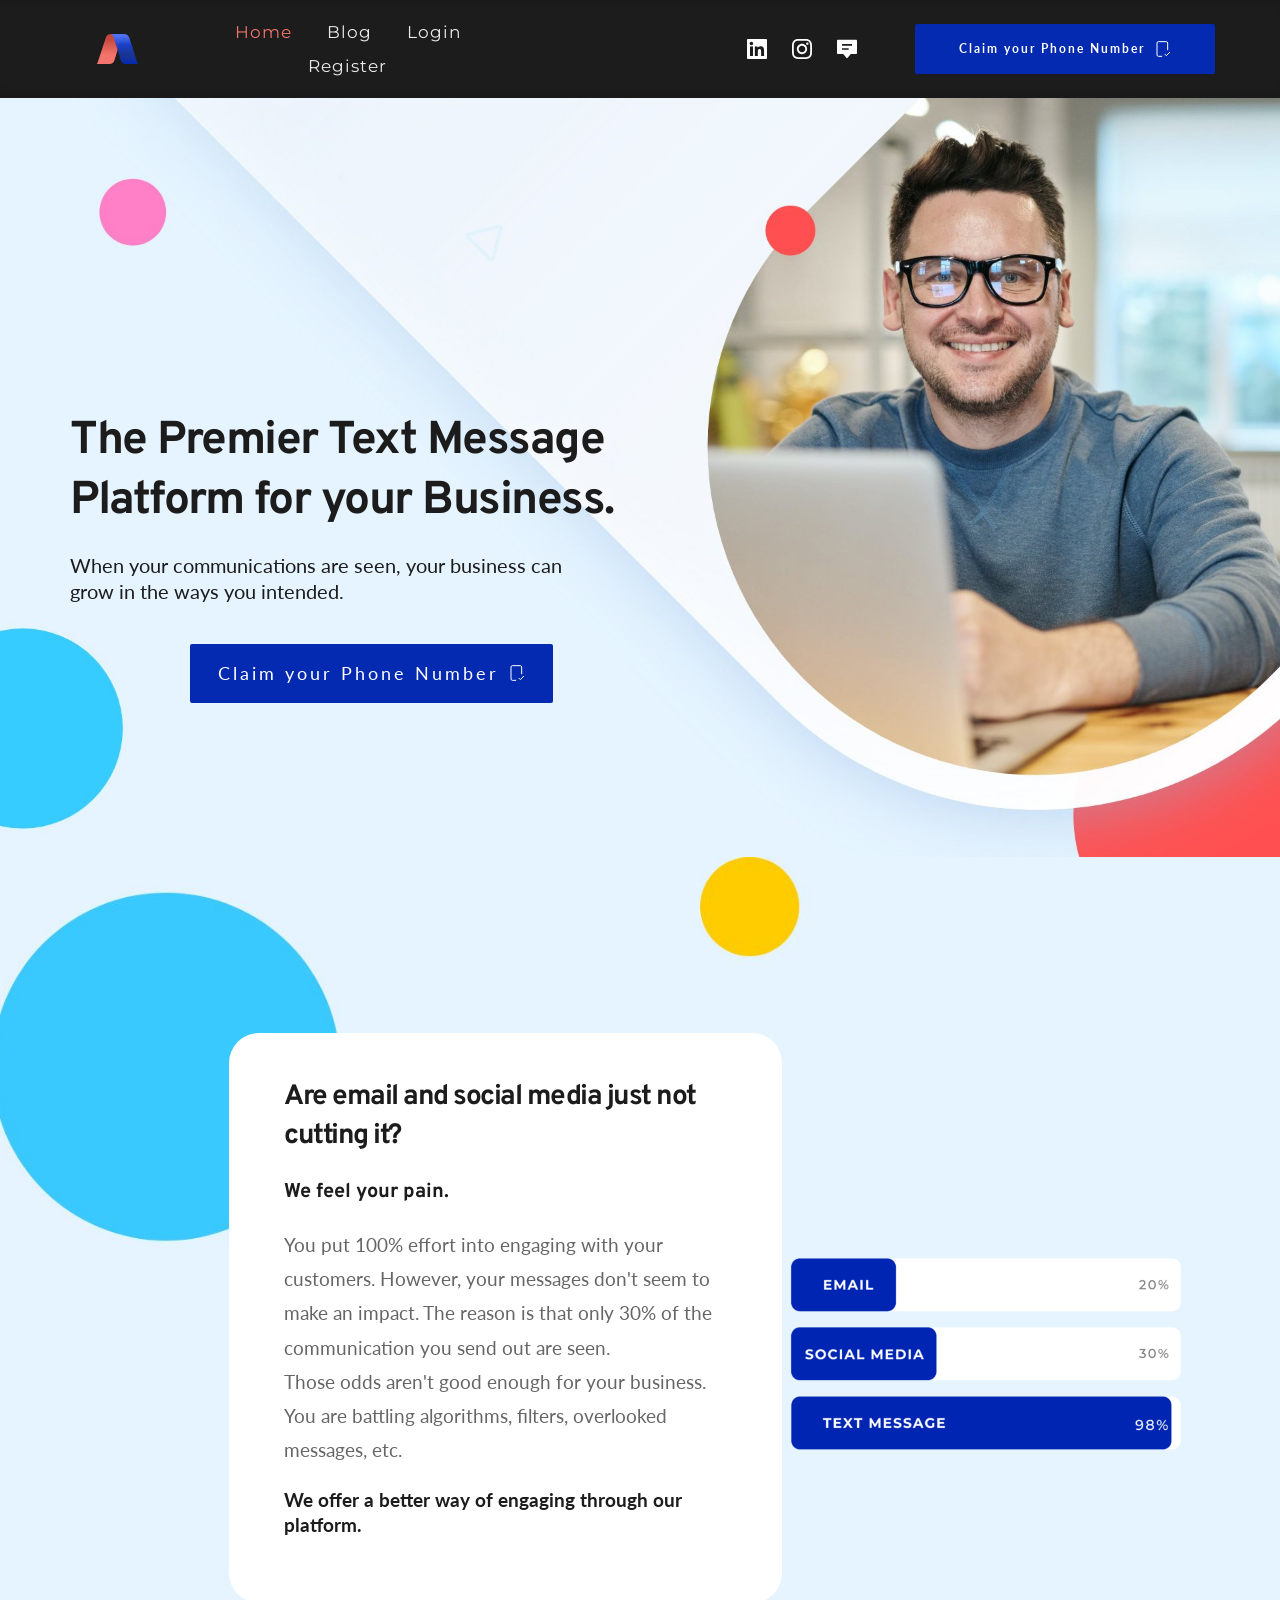
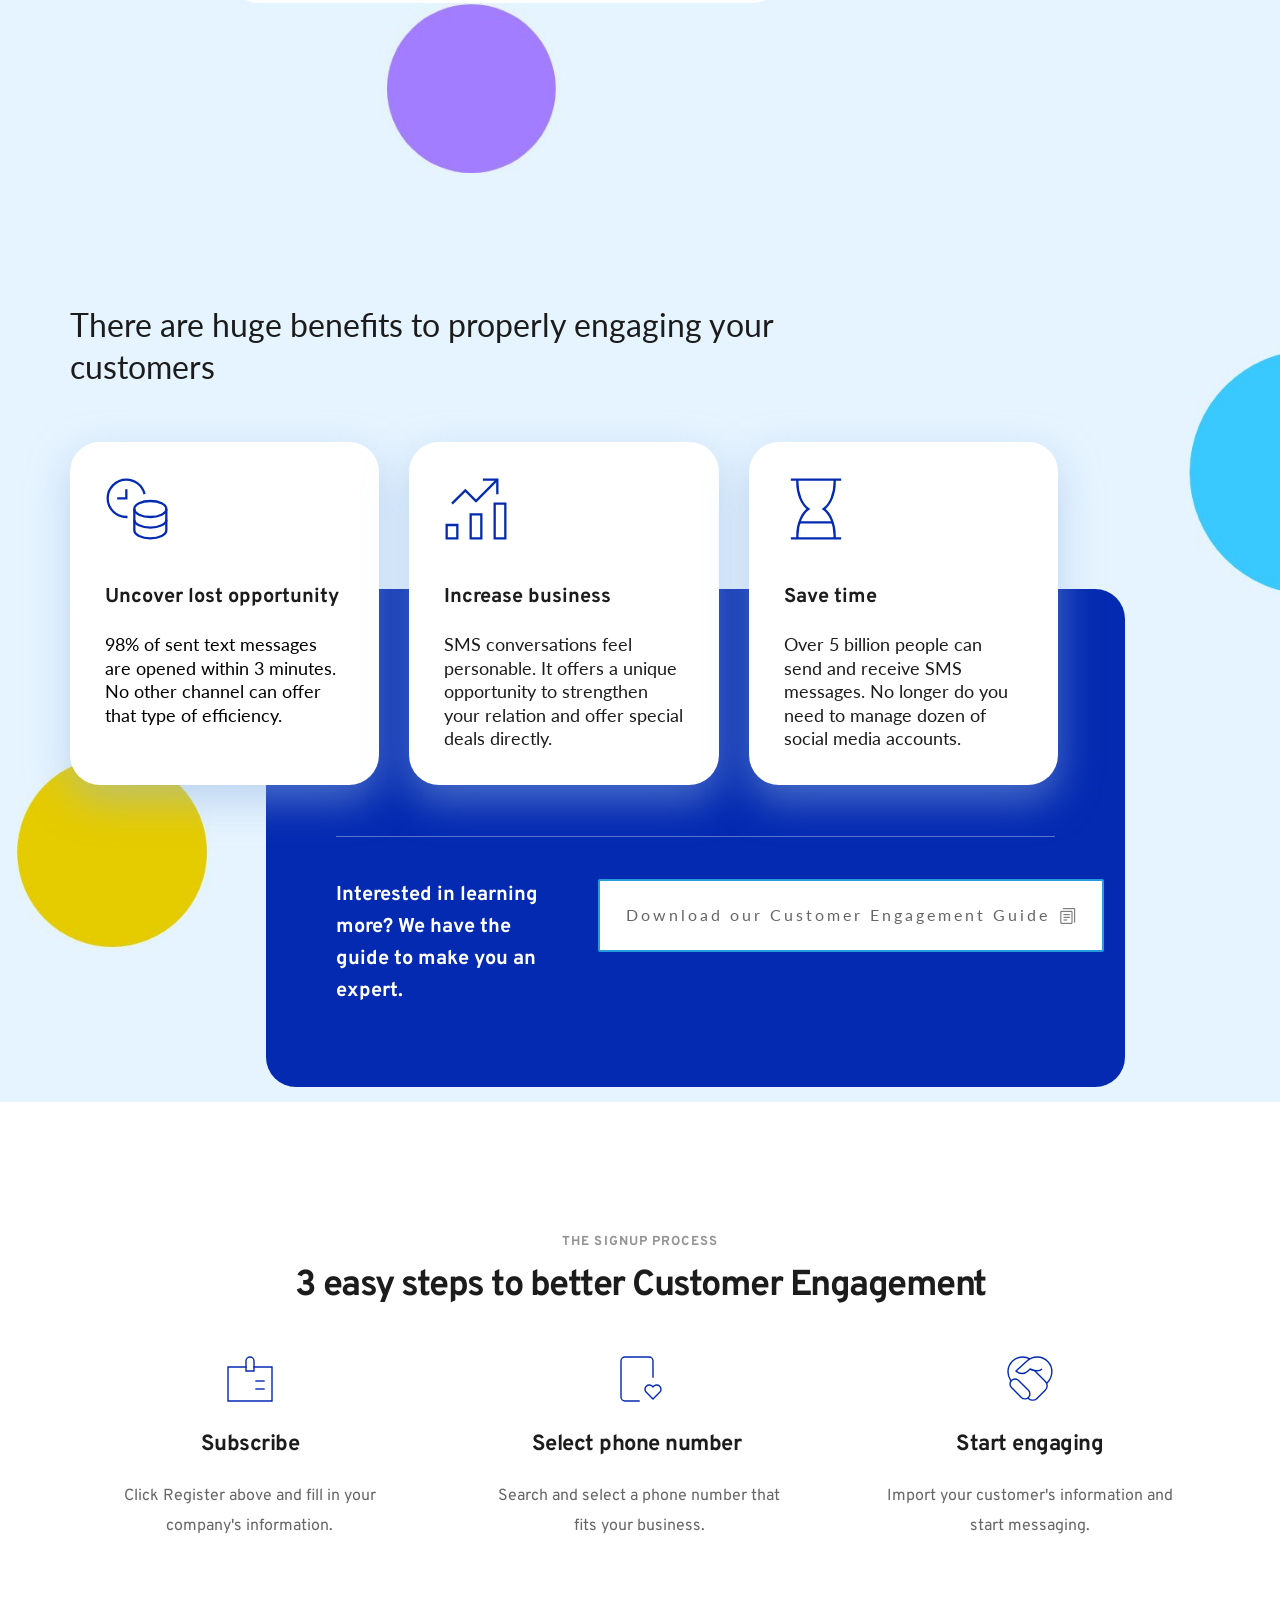
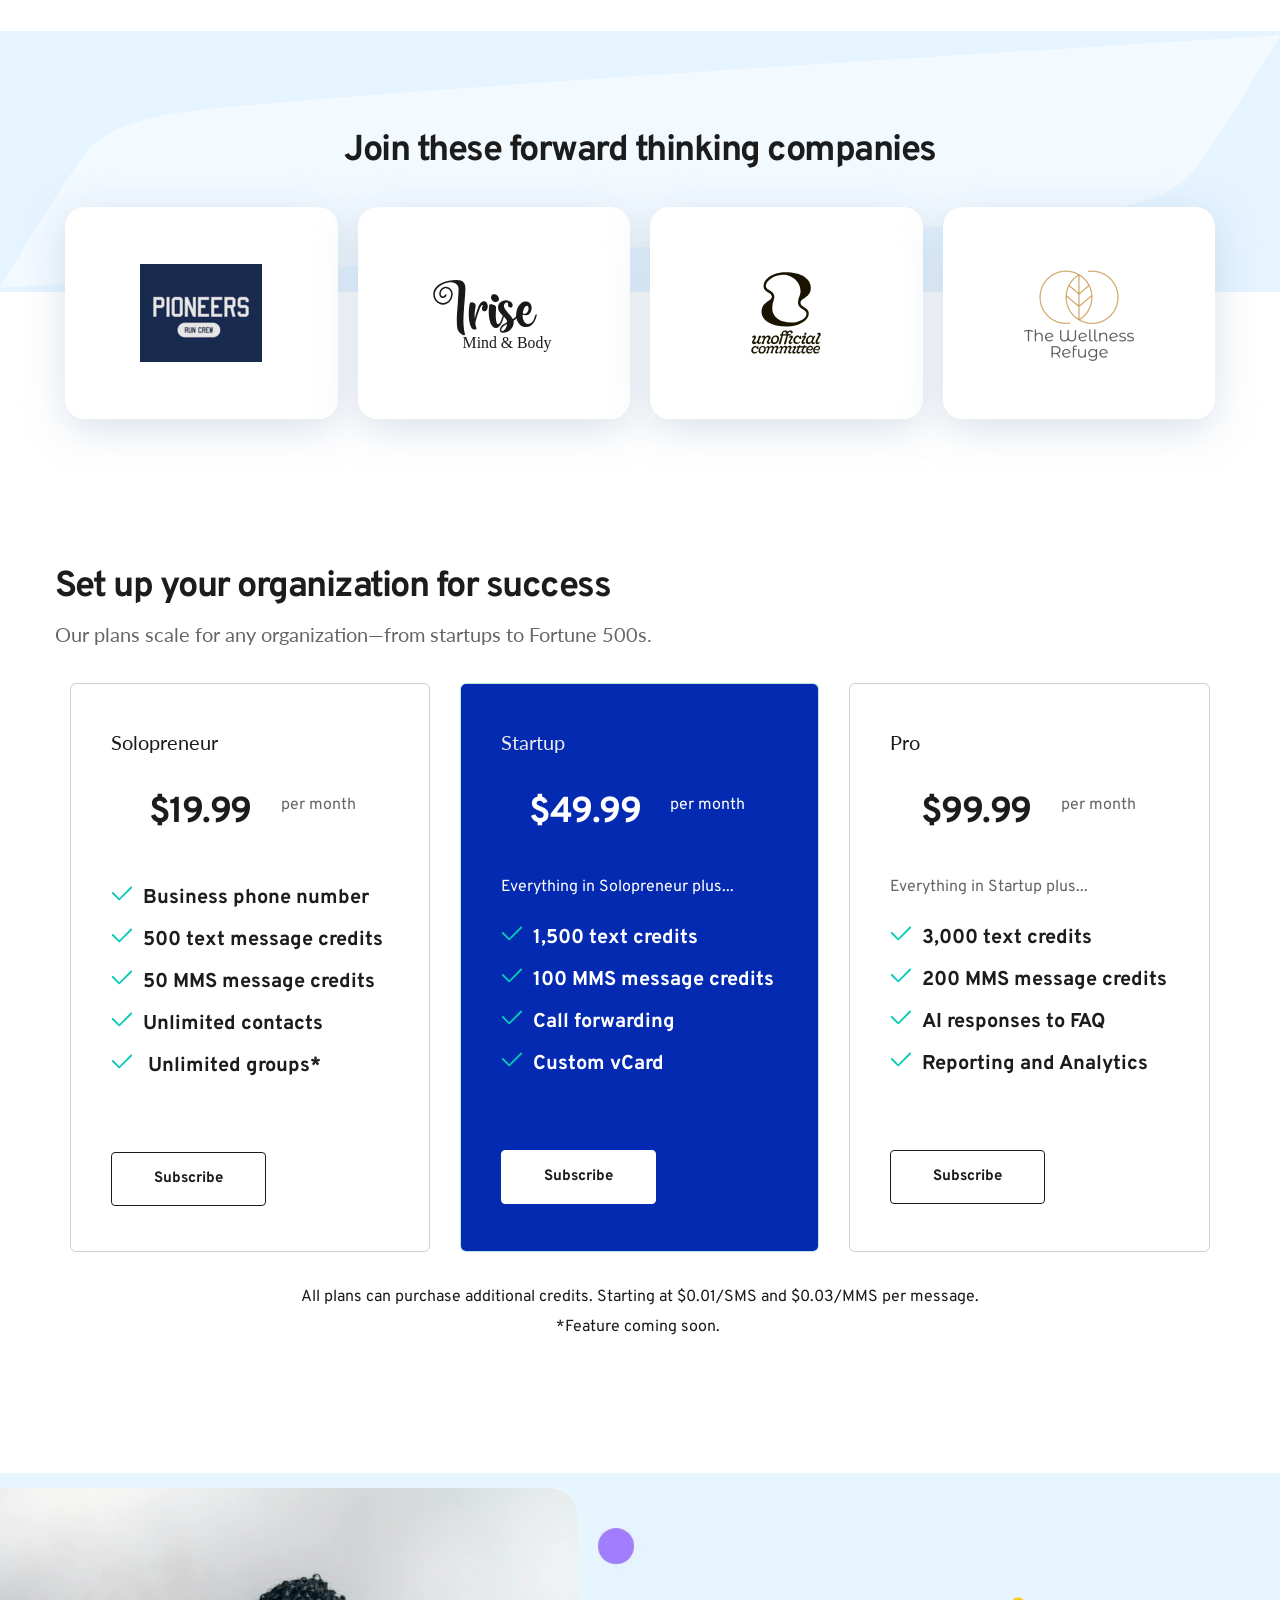
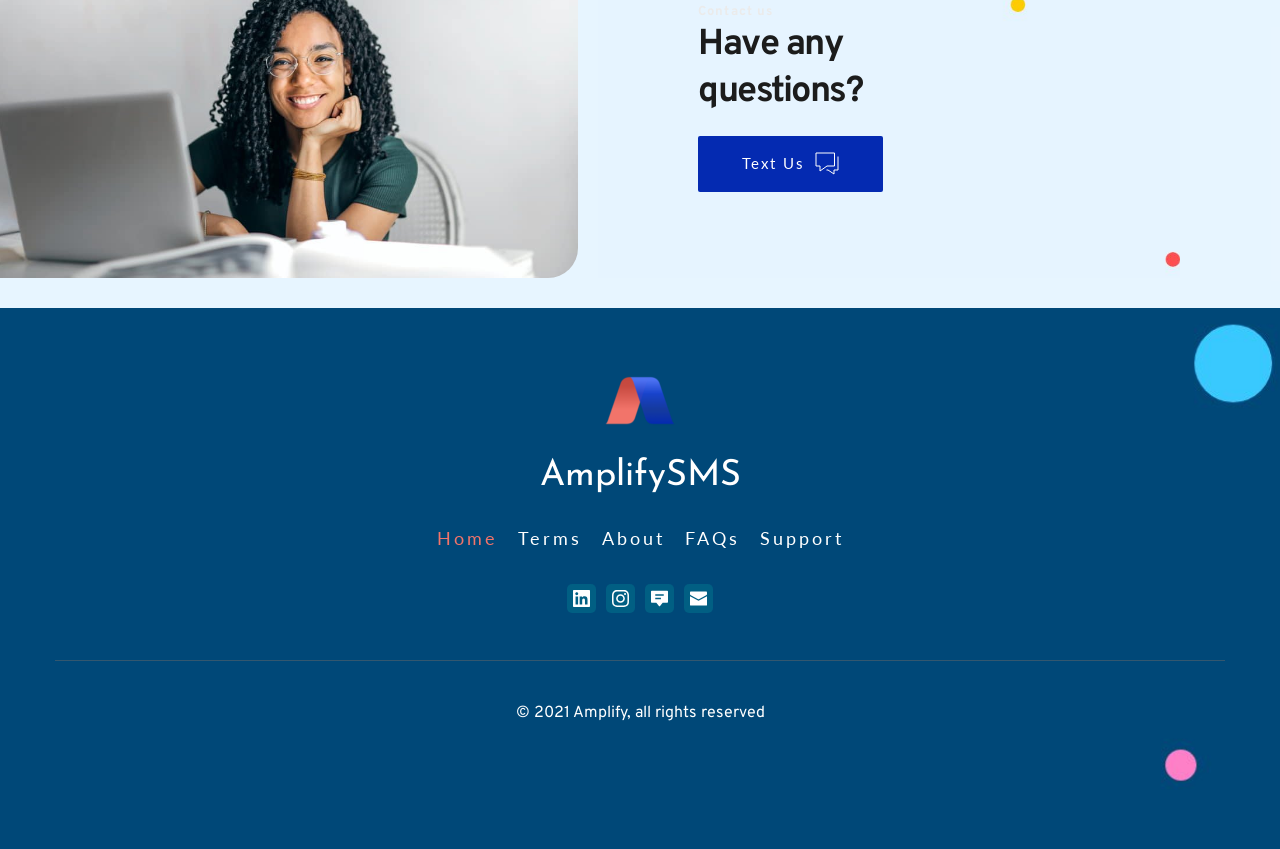
<file: index.html>
<!DOCTYPE html><html lang="en"><head><meta charset="utf-8"><link rel="icon" href="assets/img/89225a29410c503cbb16b1923fcf8351.png" sizes="32x32"/><link rel="icon" href="assets/img/83df09097231836f12a9e2458049f5ec.png" sizes="192x192"/><link rel="apple-touch-icon-precomposed" href="assets/img/27fc328ee1479f2be568e5429c3ec868.png"/><title>AmplifySMS - Business Text Messaging</title><meta name="description" content="Your communications are only reaching your customers 30% of the time. At AmplifySMS, we create a messaging platform that will get you to 98%. When your messages are seen, your business can grow in the ways you intended."><meta property="og:title" content="AmplifySMS - A Premier Text Message Platform for Businesses"><meta property="og:description" content="Your communications are only reaching your customers 30% of the time. At AmplifySMS, we create a messaging platform that will get you to 98%. When your messages are seen, your business can grow in the ways you intended."><meta property="og:image" content="assets/img/58ce424ce860a916cf5d7ac049ccae62.png"><meta property="og:url" content="https://main--amplifysms-2021.netlify.app"><meta content="summary_large_image" name="twitter:card"><!-- ASSETS --><meta name="viewport" content="width=device-width, initial-scale=1"><link class="brz-link brz-link-google-prefetch" rel="dns-prefetch" href="//ajax.googleapis.com"><link class="brz-link brz-link-google-prefetch" rel="dns-prefetch" href="//fonts.googleapis.com"><link class="brz-link brz-link-google-preconnect" rel="preconnect" href="https://fonts.gstatic.com/" crossorigin><link class="brz-link brz-link-cdn-preconnect" rel="preconnect" href="https://brizy.b-cdn.net/" crossorigin><link href="https://fonts.googleapis.com/css?family=Montserrat:100,100italic,200,200italic,300,300italic,regular,italic,500,500italic,600,600italic,700,700italic,800,800italic,900,900italic|Lato:100,100italic,300,300italic,regular,italic,700,700italic,900,900italic|Josefin Sans:100,200,300,regular,500,600,700,100italic,200italic,300italic,italic,500italic,600italic,700italic|Overpass:100,100italic,200,200italic,300,300italic,regular,italic,600,600italic,700,700italic,800,800italic,900,900italic&subset=arabic,bengali,cyrillic,cyrillic-ext,devanagari,greek,greek-ext,gujarati,hebrew,khmer,korean,latin-ext,tamil,telugu,thai,vietnamese&display=swap" class="brz-link brz-link-google" type="text/css" rel="stylesheet"/><link href="assets/d6db8a320622f3b34c2d1a4849ed56fa.css" class="brz-link brz-link-preview-lib" rel="stylesheet" data-group="group-1_3"/><link href="assets/d5e006e4a21ac9479a46de130c46060f.css" class="brz-link brz-link-preview-lib-pro" rel="stylesheet" data-group="group-2"/><link href="assets/873f43b753942fe59ecc57ffe7fa7a0f.css" class="brz-link brz-link-preview-pro" rel="stylesheet"/><style class="brz-style">.brz .css-1t9iimb, .brz [data-css-1t9iimb] {color: rgba(255,255,255,1);border-color: rgba(35,157,219,0);background-color: rgba(189,225,244,0);background-image: none;border-width: 0;border-style: solid;width: 20px;height: 20px;font-size: 20px;padding: 0px;border-radius: 0;stroke-width: 0;transition: all .5s ease-in-out;transition-property: background,border-radius,color,border-color,box-shadow;-webkit-transition: all .5s ease-in-out;-moz-transition: all .5s ease-in-out;-webkit-transition-property: background,border-radius,color,border-color,box-shadow;-moz-transition-property: background,border-radius,color,border-color,box-shadow;}
@media (min-width: 991px) {.brz .css-1t9iimb:hover, .brz [data-css-1t9iimb]:hover {color: rgba(245,212,209,1);border-color: rgba(35,157,219,0);background-color: rgba(189,225,244,0);background-image: none;}}
@media (max-width: 991px) {.brz .css-1t9iimb, .brz [data-css-1t9iimb] {width: 18px;height: 18px;font-size: 18px;padding: 0px;border-radius: 0px;stroke-width: 0;}}
@media (max-width: 767px) {.brz .css-1t9iimb, .brz [data-css-1t9iimb] {width: 18px;height: 18px;font-size: 18px;padding: 0px;border-radius: 0px;stroke-width: 0;}}
.brz .css-aeca4f, .brz [data-css-aeca4f] {color: rgba(4,42,177,1);border-color: rgba(35,157,219,0);background-color: rgba(189,225,244,0);background-image: none;border-width: 0;border-style: solid;width: 64px;height: 64px;font-size: 64px;padding: 0px;border-radius: 0;stroke-width: 2.3;transition: all .5s ease-in-out;transition-property: background,border-radius,color,border-color,box-shadow;-webkit-transition: all .5s ease-in-out;-moz-transition: all .5s ease-in-out;-webkit-transition-property: background,border-radius,color,border-color,box-shadow;-moz-transition-property: background,border-radius,color,border-color,box-shadow;}
@media (min-width: 991px) {.brz .css-aeca4f:hover, .brz [data-css-aeca4f]:hover {color: rgba(184,230,225,1);border-color: rgba(35,157,219,0);background-color: rgba(189,225,244,0);background-image: none;}}
@media (max-width: 991px) {.brz .css-aeca4f, .brz [data-css-aeca4f] {width: 64px;height: 64px;font-size: 64px;padding: 0px;border-radius: 0px;stroke-width: 2.3;}}
@media (max-width: 767px) {.brz .css-aeca4f, .brz [data-css-aeca4f] {width: 64px;height: 64px;font-size: 64px;padding: 0px;border-radius: 0px;stroke-width: 2.3;}}
.brz .css-ly8gw3, .brz [data-css-ly8gw3] {color: rgba(4,42,177,1);border-color: rgba(35,157,219,0);background-color: rgba(189,225,244,0);background-image: none;border-width: 0;border-style: solid;width: 48px;height: 48px;font-size: 48px;padding: 0px;border-radius: 0;stroke-width: 1.4;transition: all .5s ease-in-out;transition-property: background,border-radius,color,border-color,box-shadow;-webkit-transition: all .5s ease-in-out;-moz-transition: all .5s ease-in-out;-webkit-transition-property: background,border-radius,color,border-color,box-shadow;-moz-transition-property: background,border-radius,color,border-color,box-shadow;}
@media (min-width: 991px) {.brz .css-ly8gw3:hover, .brz [data-css-ly8gw3]:hover {color: rgba(5,202,182,1);border-color: rgba(35,157,219,0);background-color: rgba(189,225,244,0);background-image: none;}}
@media (max-width: 991px) {.brz .css-ly8gw3, .brz [data-css-ly8gw3] {width: 48px;height: 48px;font-size: 48px;padding: 0px;border-radius: 0px;stroke-width: 1.4;}}
@media (max-width: 767px) {.brz .css-ly8gw3, .brz [data-css-ly8gw3] {width: 48px;height: 48px;font-size: 48px;padding: 0px;border-radius: 0px;stroke-width: 1.4;}}
.brz .css-1rvfts3, .brz [data-css-1rvfts3] {color: rgba(5,202,182,1);border-color: rgba(35,157,219,0);background-color: rgba(189,225,244,0);background-image: none;border-width: 0;border-style: solid;width: 22px;height: 22px;font-size: 22px;padding: 0px;border-radius: 0;stroke-width: 0;transition: all .5s ease-in-out;transition-property: background,border-radius,color,border-color,box-shadow;-webkit-transition: all .5s ease-in-out;-moz-transition: all .5s ease-in-out;-webkit-transition-property: background,border-radius,color,border-color,box-shadow;-moz-transition-property: background,border-radius,color,border-color,box-shadow;}
@media (min-width: 991px) {.brz .css-1rvfts3:hover, .brz [data-css-1rvfts3]:hover {color: rgba(5,202,182,1);border-color: rgba(35,157,219,0);background-color: rgba(189,225,244,0);background-image: none;}}
@media (max-width: 991px) {.brz .css-1rvfts3, .brz [data-css-1rvfts3] {width: 22px;height: 22px;font-size: 22px;padding: 0px;border-radius: 0px;stroke-width: 0;}}
@media (max-width: 767px) {.brz .css-1rvfts3, .brz [data-css-1rvfts3] {width: 22px;height: 22px;font-size: 22px;padding: 0px;border-radius: 0px;stroke-width: 0;}}
.brz .css-j3dazs, .brz [data-css-j3dazs] {color: rgba(255,255,255,1);border-color: rgba(35,157,219,0);background-color: rgba(5,202,182,.18);background-image: none;border-width: 0;border-style: solid;width: 29px;height: 29px;font-size: 17px;padding: 6px;border-radius: 5px;stroke-width: 0;transition: all .5s ease-in-out;transition-property: background,border-radius,color,border-color,box-shadow;-webkit-transition: all .5s ease-in-out;-moz-transition: all .5s ease-in-out;-webkit-transition-property: background,border-radius,color,border-color,box-shadow;-moz-transition-property: background,border-radius,color,border-color,box-shadow;}
@media (min-width: 991px) {.brz .css-j3dazs:hover, .brz [data-css-j3dazs]:hover {color: rgba(242,116,106,.8);border-color: rgba(35,157,219,1);background-color: rgba(5,202,182,.18);background-image: none;}}
@media (max-width: 991px) {.brz .css-j3dazs, .brz [data-css-j3dazs] {width: 29px;height: 29px;font-size: 17px;padding: 6px;border-radius: 5px;stroke-width: 0;}}
@media (max-width: 767px) {.brz .css-j3dazs, .brz [data-css-j3dazs] {width: 29px;height: 29px;font-size: 17px;padding: 6px;border-radius: 5px;stroke-width: 0;}}
.brz .css-12kqdif, .brz [data-css-12kqdif] {color: rgba(255,255,255,1);border-color: rgba(35,157,219,0);background-color: rgba(5,202,182,.18);background-image: none;border-width: 0;border-style: solid;width: 29px;height: 29px;font-size: 17px;padding: 6px;border-radius: 5px;stroke-width: 0;transition: all .5s ease-in-out;transition-property: background,border-radius,color,border-color,box-shadow;-webkit-transition: all .5s ease-in-out;-moz-transition: all .5s ease-in-out;-webkit-transition-property: background,border-radius,color,border-color,box-shadow;-moz-transition-property: background,border-radius,color,border-color,box-shadow;}
@media (min-width: 991px) {.brz .css-12kqdif:hover, .brz [data-css-12kqdif]:hover {color: rgba(161,112,217,1);border-color: rgba(35,157,219,1);background-color: rgba(5,202,182,.18);background-image: none;}}
@media (max-width: 991px) {.brz .css-12kqdif, .brz [data-css-12kqdif] {width: 29px;height: 29px;font-size: 17px;padding: 6px;border-radius: 5px;stroke-width: 0;}}
@media (max-width: 767px) {.brz .css-12kqdif, .brz [data-css-12kqdif] {width: 29px;height: 29px;font-size: 17px;padding: 6px;border-radius: 5px;stroke-width: 0;}}</style><style class="brz-style">@media (min-width:991px) {.brz .brz-css-zjkeb {display: block;}}
@media (max-width:991px) and (min-width:768px) {.brz .brz-css-zjkeb {display: block;}}
@media (max-width:767px) {.brz .brz-css-zjkeb {display: block;}}
.brz .brz-css-uxgwh {padding: 75px 0px 75px 0px;margin: 0;}
.brz .brz-css-uxgwh > .brz-bg {border: 0px solid rgba(102,115,141,0);border-radius: 0;}
.brz .brz-css-uxgwh > .brz-bg > .brz-bg-image {background-image: none;}
.brz .brz-css-uxgwh > .brz-bg > .brz-bg-image:after {content: "";background-image: none;}
.brz .brz-css-uxgwh > .brz-bg > .brz-bg-color {background-color: rgba(0,0,0,0);background-image: none;}
.brz .brz-css-uxgwh > .brz-bg > .brz-bg-shape__top {background-image: none;background-size: 100% 100px;height: 100px;transform: rotateX(0deg) rotateY(0deg);z-index: auto;}
.brz .brz-css-uxgwh > .brz-bg > .brz-bg-shape__bottom {background-image: none;background-size: 100% 100px;height: 100px;transform: rotateX(-180deg) rotateY(-180deg);z-index: auto;}
@media (max-width:991px) and (min-width:768px) {.brz .brz-css-uxgwh {padding: 50px 15px 50px 15px;margin: 0;}
	.brz .brz-css-uxgwh > .brz-bg {border: 0px solid rgba(102,115,141,0);border-radius: 0;}
	.brz .brz-css-uxgwh > .brz-bg > .brz-bg-image {background-image: none;}
	.brz .brz-css-uxgwh > .brz-bg > .brz-bg-image:after {content: "";background-image: none;}
	.brz .brz-css-uxgwh > .brz-bg > .brz-bg-color {background-color: rgba(0,0,0,0);background-image: none;}
	.brz .brz-css-uxgwh > .brz-bg > .brz-bg-shape__top {background-image: none;background-size: 100% 100px;height: 100px;transform: rotateX(0deg) rotateY(0deg);z-index: auto;}
	.brz .brz-css-uxgwh > .brz-bg > .brz-bg-shape__bottom {background-image: none;background-size: 100% 100px;height: 100px;transform: rotateX(-180deg) rotateY(-180deg);z-index: auto;}}
@media (max-width:767px) {.brz .brz-css-uxgwh {padding: 25px 15px 25px 15px;margin: 0;}
	.brz .brz-css-uxgwh > .brz-bg {border: 0px solid rgba(102,115,141,0);border-radius: 0;}
	.brz .brz-css-uxgwh > .brz-bg > .brz-bg-image {background-image: none;}
	.brz .brz-css-uxgwh > .brz-bg > .brz-bg-image:after {content: "";background-image: none;}
	.brz .brz-css-uxgwh > .brz-bg > .brz-bg-color {background-color: rgba(0,0,0,0);background-image: none;}
	.brz .brz-css-uxgwh > .brz-bg > .brz-bg-shape__top {background-image: none;background-size: 100% 100px;height: 100px;transform: rotateX(0deg) rotateY(0deg);z-index: auto;}
	.brz .brz-css-uxgwh > .brz-bg > .brz-bg-shape__bottom {background-image: none;background-size: 100% 100px;height: 100px;transform: rotateX(-180deg) rotateY(-180deg);z-index: auto;}}
.brz .brz-css-qpatx {border: 0px solid transparent;}
@media (min-width:991px) {.brz .brz-css-qpatx {max-width: calc(1 * var(--brz-section-container-max-width,1170px));}}
@media (max-width:991px) and (min-width:768px) {.brz .brz-css-qpatx {border: 0px solid transparent;}}
@media (max-width:991px) and (min-width:768px) {.brz .brz-css-qpatx {max-width: 100%;}}
@media (max-width:767px) {.brz .brz-css-qpatx {border: 0px solid transparent;}}
@media (max-width:767px) {.brz .brz-css-qpatx {max-width: 100%;}}
.brz .brz-css-lrcvg {margin: 0;z-index: auto;align-items: flex-start;}
.brz .brz-css-lrcvg > .brz-bg {border: 0px solid rgba(102,115,141,0);border-radius: 0;max-width: 100%;}
.brz .brz-css-lrcvg > .brz-bg > .brz-bg-image {background-image: none;display: block;}
.brz .brz-css-lrcvg > .brz-bg > .brz-bg-image:after {content: "";background-image: none;}
.brz .brz-css-lrcvg > .brz-bg > .brz-bg-color {background-color: rgba(0,0,0,0);background-image: none;}
.brz .brz-css-lrcvg > .brz-bg > .brz-bg-map {display: none;}
.brz .brz-css-lrcvg > .brz-bg > .brz-bg-video {display: none;}
.brz .brz-css-lrcvg > .brz-row {border: 0px solid transparent;}
@media (min-width:991px) {.brz .brz-css-lrcvg {min-height: auto;display: flex;}
	.brz .brz-css-lrcvg > .brz-bg {transition-duration: .5s;transition-property: filter,box-shadow,background,border-radius,border-color;}
	.brz .brz-css-lrcvg > .brz-bg > .brz-bg-image {transition-duration: .5s;transition-property: filter,box-shadow,background,border-radius,border-color;}
	.brz .brz-css-lrcvg > .brz-bg > .brz-bg-color {transition-duration: .5s;transition-property: filter,box-shadow,background,border-radius,border-color;}
	.brz .brz-css-lrcvg > .brz-bg > .brz-bg-video {transition-duration: .5s;transition-property: filter,box-shadow,background,border-radius,border-color;}
	.brz .brz-css-lrcvg > .brz-row {transition-duration: .5s;transition-property: filter,box-shadow,background,border-radius,border-color;}}
@media (max-width:991px) and (min-width:768px) {.brz .brz-css-lrcvg {margin: 0;z-index: auto;align-items: flex-start;}
	.brz .brz-css-lrcvg > .brz-bg {border: 0px solid rgba(102,115,141,0);border-radius: 0;max-width: 100%;}
	.brz .brz-css-lrcvg > .brz-bg > .brz-bg-image {background-image: none;display: block;}
	.brz .brz-css-lrcvg > .brz-bg > .brz-bg-image:after {content: "";background-image: none;}
	.brz .brz-css-lrcvg > .brz-bg > .brz-bg-color {background-color: rgba(0,0,0,0);background-image: none;}
	.brz .brz-css-lrcvg > .brz-bg > .brz-bg-map {display: none;}
	.brz .brz-css-lrcvg > .brz-bg > .brz-bg-video {display: none;}
	.brz .brz-css-lrcvg > .brz-row {border: 0px solid transparent;}}
@media (max-width:991px) and (min-width:768px) {.brz .brz-css-lrcvg {min-height: auto;display: flex;}
	.brz .brz-css-lrcvg > .brz-bg {transition-duration: .5s;transition-property: filter,box-shadow,background,border-radius,border-color;}
	.brz .brz-css-lrcvg > .brz-bg > .brz-bg-image {transition-duration: .5s;transition-property: filter,box-shadow,background,border-radius,border-color;}
	.brz .brz-css-lrcvg > .brz-bg > .brz-bg-color {transition-duration: .5s;transition-property: filter,box-shadow,background,border-radius,border-color;}
	.brz .brz-css-lrcvg > .brz-bg > .brz-bg-video {transition-duration: .5s;transition-property: filter,box-shadow,background,border-radius,border-color;}
	.brz .brz-css-lrcvg > .brz-row {flex-direction: row;flex-wrap: wrap;justify-content: flex-start;transition-duration: .5s;transition-property: filter,box-shadow,background,border-radius,border-color;}}
@media (max-width:767px) {.brz .brz-css-lrcvg {margin: 0;z-index: auto;align-items: flex-start;}
	.brz .brz-css-lrcvg > .brz-bg {border: 0px solid rgba(102,115,141,0);border-radius: 0;max-width: 100%;}
	.brz .brz-css-lrcvg > .brz-bg > .brz-bg-image {background-image: none;display: block;}
	.brz .brz-css-lrcvg > .brz-bg > .brz-bg-image:after {content: "";background-image: none;}
	.brz .brz-css-lrcvg > .brz-bg > .brz-bg-color {background-color: rgba(0,0,0,0);background-image: none;}
	.brz .brz-css-lrcvg > .brz-bg > .brz-bg-map {display: none;}
	.brz .brz-css-lrcvg > .brz-bg > .brz-bg-video {display: none;}
	.brz .brz-css-lrcvg > .brz-row {border: 0px solid transparent;}}
@media (max-width:767px) {.brz .brz-css-lrcvg {min-height: auto;display: flex;}
	.brz .brz-css-lrcvg > .brz-bg {transition-duration: .5s;transition-property: filter,box-shadow,background,border-radius,border-color;}
	.brz .brz-css-lrcvg > .brz-bg > .brz-bg-image {transition-duration: .5s;transition-property: filter,box-shadow,background,border-radius,border-color;}
	.brz .brz-css-lrcvg > .brz-bg > .brz-bg-color {transition-duration: .5s;transition-property: filter,box-shadow,background,border-radius,border-color;}
	.brz .brz-css-lrcvg > .brz-bg > .brz-bg-video {transition-duration: .5s;transition-property: filter,box-shadow,background,border-radius,border-color;}
	.brz .brz-css-lrcvg > .brz-row {flex-direction: row;flex-wrap: wrap;justify-content: flex-start;transition-duration: .5s;transition-property: filter,box-shadow,background,border-radius,border-color;}}
.brz .brz-css-qnsyg {padding: 10px;max-width: 100%;}
@media (max-width:991px) and (min-width:768px) {.brz .brz-css-qnsyg {padding: 0;max-width: 100%;}}
@media (max-width:767px) {.brz .brz-css-qnsyg {padding: 0;max-width: 100%;}}
.brz .brz-css-ztwis {z-index: auto;flex: 1 1 50%;max-width: 50%;justify-content: flex-start;}
.brz .brz-css-ztwis > .brz-bg {border: 0px solid rgba(102,115,141,0);border-radius: 0;margin: 0;}
.brz .brz-css-ztwis > .brz-bg > .brz-bg-image {background-image: none;}
.brz .brz-css-ztwis > .brz-bg > .brz-bg-image:after {content: "";background-image: none;}
.brz .brz-css-ztwis > .brz-bg > .brz-bg-color {background-color: rgba(0,0,0,0);background-image: none;}
@media (min-width:991px) {.brz .brz-css-ztwis > .brz-bg {transition-duration: .5s;transition-property: filter,box-shadow,background,border-radius,border-color;}
	.brz .brz-css-ztwis > .brz-bg > .brz-bg-image {transition-duration: .5s;transition-property: filter,box-shadow,background,border-radius,border-color;}
	.brz .brz-css-ztwis > .brz-bg > .brz-bg-color {transition-duration: .5s;transition-property: filter,box-shadow,background,border-radius,border-color;}}
@media (max-width:991px) and (min-width:768px) {.brz .brz-css-ztwis {z-index: auto;flex: 1 1 50%;max-width: 50%;justify-content: flex-start;}
	.brz .brz-css-ztwis > .brz-bg {border: 0px solid rgba(102,115,141,0);border-radius: 0;margin: 0;}
	.brz .brz-css-ztwis > .brz-bg > .brz-bg-image {background-image: none;}
	.brz .brz-css-ztwis > .brz-bg > .brz-bg-image:after {content: "";background-image: none;}
	.brz .brz-css-ztwis > .brz-bg > .brz-bg-color {background-color: rgba(0,0,0,0);background-image: none;}}
@media (max-width:991px) and (min-width:768px) {.brz .brz-css-ztwis > .brz-bg {transition-duration: .5s;transition-property: filter,box-shadow,background,border-radius,border-color;}
	.brz .brz-css-ztwis > .brz-bg > .brz-bg-image {transition-duration: .5s;transition-property: filter,box-shadow,background,border-radius,border-color;}
	.brz .brz-css-ztwis > .brz-bg > .brz-bg-color {transition-duration: .5s;transition-property: filter,box-shadow,background,border-radius,border-color;}}
@media (max-width:767px) {.brz .brz-css-ztwis {z-index: auto;flex: 1 1 100%;max-width: 100%;justify-content: flex-start;}
	.brz .brz-css-ztwis > .brz-bg {border: 0px solid rgba(102,115,141,0);border-radius: 0;margin: 10px 0px 10px 0px;}
	.brz .brz-css-ztwis > .brz-bg > .brz-bg-image {background-image: none;}
	.brz .brz-css-ztwis > .brz-bg > .brz-bg-image:after {content: "";background-image: none;}
	.brz .brz-css-ztwis > .brz-bg > .brz-bg-color {background-color: rgba(0,0,0,0);background-image: none;}}
@media (max-width:767px) {.brz .brz-css-ztwis > .brz-bg {transition-duration: .5s;transition-property: filter,box-shadow,background,border-radius,border-color;}
	.brz .brz-css-ztwis > .brz-bg > .brz-bg-image {transition-duration: .5s;transition-property: filter,box-shadow,background,border-radius,border-color;}
	.brz .brz-css-ztwis > .brz-bg > .brz-bg-color {transition-duration: .5s;transition-property: filter,box-shadow,background,border-radius,border-color;}}
.brz .brz-css-sqhdk {z-index: auto;margin: 0;border: 0px solid transparent;padding: 5px 15px 5px 15px;}
@media (min-width:991px) {.brz .brz-css-sqhdk {display: flex;transition-duration: .5s;transition-property: filter,box-shadow,background,border-radius,border-color;}}
@media (max-width:991px) and (min-width:768px) {.brz .brz-css-sqhdk {z-index: auto;margin: 0;border: 0px solid transparent;padding: 5px 15px 5px 15px;}}
@media (max-width:991px) and (min-width:768px) {.brz .brz-css-sqhdk {display: flex;transition-duration: .5s;transition-property: filter,box-shadow,background,border-radius,border-color;}}
@media (max-width:767px) {.brz .brz-css-sqhdk {z-index: auto;margin: 10px 0px 10px 0px;border: 0px solid transparent;padding: 0;}}
@media (max-width:767px) {.brz .brz-css-sqhdk {display: flex;transition-duration: .5s;transition-property: filter,box-shadow,background,border-radius,border-color;}}
.brz .brz-css-bfopo {padding: 0;margin: 10px 0px 10px 0px;justify-content: center;position: relative;}
@media (min-width:991px) {.brz .brz-css-bfopo {display: flex;z-index: auto;position: relative;}}
@media (max-width:991px) and (min-width:768px) {.brz .brz-css-bfopo {padding: 0;margin: 10px 0px 10px 0px;justify-content: center;position: relative;}}
@media (max-width:991px) and (min-width:768px) {.brz .brz-css-bfopo {display: flex;z-index: auto;position: relative;}}
@media (max-width:767px) {.brz .brz-css-bfopo {padding: 0;margin: 10px 0px 10px 0px;justify-content: center;position: relative;}}
@media (max-width:767px) {.brz .brz-css-bfopo {display: flex;z-index: auto;position: relative;}}
.brz .brz-css-ylmog {max-width: 46%;height: auto;border: 0px solid rgba(102,115,141,0);border-radius: 0;}
@media (min-width:991px) {.brz .brz-css-ylmog {transition-duration: .5s;transition-property: border,box-shadow,filter;}
	.brz .brz-css-ylmog:after {transition-duration: .5s;transition-property: border,box-shadow,filter;}
	.brz .brz-css-ylmog .brz-picture {transition-duration: .5s;transition-property: border,box-shadow,filter;}}
@media (max-width:991px) and (min-width:768px) {.brz .brz-css-ylmog {max-width: 58%;height: auto;border: 0px solid rgba(102,115,141,0);border-radius: 0;}}
@media (max-width:991px) and (min-width:768px) {.brz .brz-css-ylmog {transition-duration: .5s;transition-property: border,box-shadow,filter;}
	.brz .brz-css-ylmog:after {transition-duration: .5s;transition-property: border,box-shadow,filter;}
	.brz .brz-css-ylmog .brz-picture {transition-duration: .5s;transition-property: border,box-shadow,filter;}}
@media (max-width:767px) {.brz .brz-css-ylmog {max-width: 57%;height: auto;border: 0px solid rgba(102,115,141,0);border-radius: 0;}}
@media (max-width:767px) {.brz .brz-css-ylmog {transition-duration: .5s;transition-property: border,box-shadow,filter;}
	.brz .brz-css-ylmog:after {transition-duration: .5s;transition-property: border,box-shadow,filter;}
	.brz .brz-css-ylmog .brz-picture {transition-duration: .5s;transition-property: border,box-shadow,filter;}}
.brz .brz-css-nuzjk {padding-top: 98.9956%;}
@media (max-width:991px) and (min-width:768px) {.brz .brz-css-nuzjk {padding-top: 99.9484%;}}
@media (max-width:767px) {.brz .brz-css-nuzjk {padding-top: 97.6782%;}}
@media (min-width:991px) {.brz .brz-css-cxnqm .brz-mm-menu__icon {display: none;font-size: 18px;color: rgba(51,51,51,1);}
	.brz .brz-css-cxnqm .brz-menu {display: flex;}}
@media (max-width:991px) and (min-width:768px) {.brz .brz-css-cxnqm .brz-mm-menu__icon {display: flex;font-size: 18px;color: rgba(51,51,51,1);}
	.brz .brz-css-cxnqm .brz-menu {display: none;}}
@media (max-width:767px) {.brz .brz-css-cxnqm .brz-mm-menu__icon {display: flex;font-size: 18px;color: rgba(51,51,51,1);}
	.brz .brz-css-cxnqm .brz-menu {display: none;}}
.brz .brz-css-clrej {font-family: Overpass,sans-serif;color: rgba(0,0,0,1);}
.brz .brz-css-clrej .brz-menu__ul:not(.brz-mm-listview) {display: flex;flex-wrap: wrap;justify-content: inherit;align-items: center;max-width: none;margin: 0px -5px 0px -5px;}
.brz .brz-css-clrej .brz-menu__ul > .brz-menu__item > .brz-a {flex-flow: row nowrap;}
.brz .brz-css-clrej .brz-menu__ul > .brz-menu__item > .brz-a {color: rgba(0,0,0,1);background-color: rgba(255,255,255,0);padding: 0px 5px 0px 5px;}
.brz .brz-css-clrej .brz-menu__ul > .brz-menu__item.brz-menu__item--opened > .brz-a {color: rgba(0,0,0,1);background-color: rgba(255,255,255,0);}
.brz .brz-css-clrej .brz-menu__ul > .brz-menu__item.brz-menu__item--opened {color: rgba(0,0,0,1);background-color: rgba(255,255,255,0);border: 0px solid rgba(85,85,85,1);}
.brz .brz-css-clrej .brz-menu__ul > .brz-menu__item.brz-menu__item--current {color: rgba(0,0,0,1);background-color: rgba(255,255,255,0);border: 0px solid rgba(85,85,85,1);}
.brz .brz-css-clrej .brz-menu__ul > .brz-menu__item.brz-menu__item--current > .brz-a {color: rgba(0,0,0,1);background-color: rgba(255,255,255,0);}
.brz .brz-css-clrej .brz-menu__item__icon {margin: 0 15px 0 0;}
.brz .brz-css-clrej .brz-menu__ul > .brz-menu__item {background-color: transparent;border: 0px solid rgba(85,85,85,1);}
.brz .brz-css-clrej .brz-mm-menu__item {font-family: Overpass,sans-serif;color: rgba(255,255,255,1);border-color: rgba(85,85,85,1);}
.brz nav.brz-mm-menu.brz-css-clrej {background-color: rgba(51,51,51,1);}
.brz .brz-css-clrej.brz-mm-menu .brz-mm-menu__item .brz-mm-listitem__text {padding: 10px 20px 10px 20px;flex-flow: row nowrap;}
.brz .brz-css-clrej .brz-mm-menu__item:hover > .brz-mm-listitem__text {color: rgba(255,255,255,1);}
.brz .brz-css-clrej .brz-mm-navbar {color: rgba(255,255,255,1);}
.brz .brz-css-clrej .brz-mm-menu__item.brz-mm-listitem_opened {color: rgba(255,255,255,1);}
.brz .brz-css-clrej.brz-mm-menu.brz-mm-menu_theme-dark .brz-mm-panels, .brz .brz-css-clrej .brz-mm-panels > .brz-mm-panel {background-color: rgba(51,51,51,1);}
.brz .brz-css-clrej.brz-mm-menu.brz-mm-menu_theme-dark .brz-mm-navbar.brz-mm-listitem .brz-mm-listitem_opened > .brz-mm-listitem__text:after {border-color: rgba(85,85,85,1);}
.brz .brz-css-clrej .brz-mm-listitem {border-color: rgba(85,85,85,1);}
.brz .brz-css-clrej .brz-mm-menu__item.brz-mm-menu__item--current {color: rgba(255,255,255,1);}
.brz .brz-css-clrej .brz-mm-menu__item.brz-mm-menu__item--current:hover > .brz-mm-listitem__text {color: rgba(255,255,255,1);}
.brz .brz-css-clrej .brz-menu__sub-menu {font-family: Overpass,sans-serif;color: rgba(255,255,255,1);border-radius: 0;}
.brz .brz-css-clrej .brz-menu__sub-menu .brz-a {flex-flow: row nowrap;}
.brz .brz-css-clrej .brz-menu__sub-menu .brz-a:hover {color: rgba(255,255,255,1);}
.brz .brz-css-clrej .brz-menu__sub-item__icon {margin: 0 15px 0 0;font-size: 12px;}
.brz .brz-css-clrej .brz-menu__dropdown > .brz-menu__item.brz-menu__item--current > .brz-a {color: rgba(255,255,255,1);}
.brz .brz-css-clrej .brz-menu__dropdown > .brz-menu__item.brz-menu__item--current {background-color: rgba(51,51,51,1);}
.brz .brz-css-clrej .brz-menu__dropdown > .brz-menu__item.brz-menu__item--current:hover {background-color: rgba(51,51,51,1);}
.brz .brz-css-clrej .brz-menu__item-dropdown .brz-menu__item {background-color: rgba(51,51,51,1);}
.brz .brz-css-clrej .brz-menu__item-dropdown .brz-menu__item:hover {background-color: rgba(51,51,51,1);}
.brz .brz-css-clrej .brz-menu__dropdown .brz-menu__item-dropdown .brz-a:after {border-color: rgba(255,255,255,1);}
.brz .brz-css-clrej .brz-menu__dropdown > .brz-menu__item {border-bottom: 1px solid rgba(85,85,85,1);}
@media (min-width:991px) {.brz .brz-css-clrej {font-size: 15px;font-weight: 700;line-height: 1.6;letter-spacing: 0px;}
	.brz .brz-css-clrej .brz-menu__item__icon {font-size: 12px;}
	.brz .brz-css-clrej .brz-menu__ul > .brz-menu__item {padding-top: 0px;padding-bottom: 0px;margin-right: 5px;margin-left: 5px;}
	.brz .brz-css-clrej .brz-mm-menu__item {font-size: 15px;font-weight: 700;line-height: 1.6;letter-spacing: 0px;}
	.brz .brz-css-clrej .brz-mm-menu__item .brz-a {justify-content: flex-start;}
	.brz .brz-css-clrej .brz-mm-menu__item__icon {margin: 0 15px 0 0;font-size: 12px;}
	.brz .brz-css-clrej .brz-mm-navbar {font-family: Overpass,sans-serif;font-size: 15px;font-weight: 700;line-height: 1.6;letter-spacing: 0px;border-color: rgba(85,85,85,1);}
	.brz .brz-css-clrej.brz-mm-menu .brz-mm-listitem_vertical .brz-mm-btn_next {height: calc(24px + 10px + 10px);padding-right: 20px;}
	.brz .brz-css-clrej .brz-menu__sub-menu {font-size: 15px;font-weight: 700;line-height: 1.6;letter-spacing: 0px;}
	.brz .brz-css-clrej .brz-menu__dropdown {position: absolute;top: 0;width: 305px;}
	.brz .brz-css-clrej .brz-menu__dropdown-left {left: calc(100% + 5px);}
	.brz .brz-css-clrej .brz-menu__dropdown-right {right: calc(100% + 5px);}
	.brz .brz-css-clrej .brz-menu__dropdown-left:before {left: -5px;}
	.brz .brz-css-clrej .brz-menu__dropdown-right:before {right: -5px;}
	.brz .brz-css-clrej > .brz-menu__ul > .brz-menu__item-dropdown > .brz-menu__dropdown {top: calc(100% + 5px);width: 300px;}
	.brz .brz-css-clrej > .brz-menu__ul > .brz-menu__item-dropdown > .brz-menu__dropdown-left {left: 0;}
	.brz .brz-css-clrej > .brz-menu__ul > .brz-menu__item-dropdown > .brz-menu__dropdown-right {right: 0;}
	.brz .brz-css-clrej > .brz-menu__ul > .brz-menu__item-dropdown > .brz-menu__dropdown-left:before {top: -5px;left: 0;}
	.brz .brz-css-clrej > .brz-menu__ul > .brz-menu__item-dropdown > .brz-menu__dropdown-right:before {top: -5px;right: 0;}
	.brz .brz-css-clrej .brz-mega-menu__dropdown {display: none;}}
@media (max-width:991px) and (min-width:768px) {.brz .brz-css-clrej {font-family: Overpass,sans-serif;color: rgba(0,0,0,1);}
	.brz .brz-css-clrej .brz-menu__ul:not(.brz-mm-listview) {display: flex;flex-wrap: wrap;justify-content: inherit;align-items: center;max-width: none;margin: 0px -5px 0px -5px;}
	.brz .brz-css-clrej .brz-menu__ul > .brz-menu__item > .brz-a {flex-flow: row nowrap;}
	.brz .brz-css-clrej .brz-menu__ul > .brz-menu__item > .brz-a {color: rgba(0,0,0,1);background-color: rgba(255,255,255,0);padding: 0px 5px 0px 5px;}
	.brz .brz-css-clrej .brz-menu__ul > .brz-menu__item.brz-menu__item--opened > .brz-a {color: rgba(0,0,0,1);background-color: rgba(255,255,255,0);}
	.brz .brz-css-clrej .brz-menu__ul > .brz-menu__item.brz-menu__item--opened {color: rgba(0,0,0,1);background-color: rgba(255,255,255,0);border: 0px solid rgba(85,85,85,1);}
	.brz .brz-css-clrej .brz-menu__ul > .brz-menu__item.brz-menu__item--current {color: rgba(0,0,0,1);background-color: rgba(255,255,255,0);border: 0px solid rgba(85,85,85,1);}
	.brz .brz-css-clrej .brz-menu__ul > .brz-menu__item.brz-menu__item--current > .brz-a {color: rgba(0,0,0,1);background-color: rgba(255,255,255,0);}
	.brz .brz-css-clrej .brz-menu__item__icon {margin: 0 15px 0 0;}
	.brz .brz-css-clrej .brz-menu__ul > .brz-menu__item {background-color: transparent;border: 0px solid rgba(85,85,85,1);}
	.brz .brz-css-clrej .brz-mm-menu__item {font-family: Overpass,sans-serif;color: rgba(255,255,255,1);border-color: rgba(85,85,85,1);}
	.brz nav.brz-mm-menu.brz-css-clrej {background-color: rgba(51,51,51,1);}
	.brz .brz-css-clrej.brz-mm-menu .brz-mm-menu__item .brz-mm-listitem__text {padding: 10px 20px 10px 20px;flex-flow: row nowrap;}
	.brz .brz-css-clrej .brz-mm-menu__item:hover > .brz-mm-listitem__text {color: rgba(255,255,255,1);}
	.brz .brz-css-clrej .brz-mm-navbar {color: rgba(255,255,255,1);}
	.brz .brz-css-clrej .brz-mm-menu__item.brz-mm-listitem_opened {color: rgba(255,255,255,1);}
	.brz .brz-css-clrej.brz-mm-menu.brz-mm-menu_theme-dark .brz-mm-panels, .brz .brz-css-clrej .brz-mm-panels > .brz-mm-panel {background-color: rgba(51,51,51,1);}
	.brz .brz-css-clrej.brz-mm-menu.brz-mm-menu_theme-dark .brz-mm-navbar.brz-mm-listitem .brz-mm-listitem_opened > .brz-mm-listitem__text:after {border-color: rgba(85,85,85,1);}
	.brz .brz-css-clrej .brz-mm-listitem {border-color: rgba(85,85,85,1);}
	.brz .brz-css-clrej .brz-mm-menu__item.brz-mm-menu__item--current {color: rgba(255,255,255,1);}
	.brz .brz-css-clrej .brz-mm-menu__item.brz-mm-menu__item--current:hover > .brz-mm-listitem__text {color: rgba(255,255,255,1);}
	.brz .brz-css-clrej .brz-menu__sub-menu {font-family: Overpass,sans-serif;color: rgba(255,255,255,1);border-radius: 0;}
	.brz .brz-css-clrej .brz-menu__sub-menu .brz-a {flex-flow: row nowrap;}
	.brz .brz-css-clrej .brz-menu__sub-menu .brz-a:hover {color: rgba(255,255,255,1);}
	.brz .brz-css-clrej .brz-menu__sub-item__icon {margin: 0 15px 0 0;font-size: 12px;}
	.brz .brz-css-clrej .brz-menu__dropdown > .brz-menu__item.brz-menu__item--current > .brz-a {color: rgba(255,255,255,1);}
	.brz .brz-css-clrej .brz-menu__dropdown > .brz-menu__item.brz-menu__item--current {background-color: rgba(51,51,51,1);}
	.brz .brz-css-clrej .brz-menu__dropdown > .brz-menu__item.brz-menu__item--current:hover {background-color: rgba(51,51,51,1);}
	.brz .brz-css-clrej .brz-menu__item-dropdown .brz-menu__item {background-color: rgba(51,51,51,1);}
	.brz .brz-css-clrej .brz-menu__item-dropdown .brz-menu__item:hover {background-color: rgba(51,51,51,1);}
	.brz .brz-css-clrej .brz-menu__dropdown .brz-menu__item-dropdown .brz-a:after {border-color: rgba(255,255,255,1);}
	.brz .brz-css-clrej .brz-menu__dropdown > .brz-menu__item {border-bottom: 1px solid rgba(85,85,85,1);}}
@media (max-width:991px) and (min-width:768px) {.brz .brz-css-clrej {font-size: 17px;font-weight: 700;line-height: 1.6;letter-spacing: 0px;}
	.brz .brz-css-clrej .brz-menu__item__icon {font-size: 12px;}
	.brz .brz-css-clrej .brz-menu__ul > .brz-menu__item {padding-top: 0px;padding-bottom: 0px;margin-right: 5px;margin-left: 5px;}
	.brz .brz-css-clrej .brz-mm-menu__item {font-size: 17px;font-weight: 700;line-height: 1.6;letter-spacing: 0px;}
	.brz .brz-css-clrej .brz-mm-menu__item .brz-a {justify-content: flex-start;}
	.brz .brz-css-clrej .brz-mm-menu__item__icon {margin: 0 15px 0 0;font-size: 12px;}
	.brz .brz-css-clrej .brz-mm-navbar {font-family: Overpass,sans-serif;font-size: 17px;font-weight: 700;line-height: 1.6;letter-spacing: 0px;border-color: rgba(85,85,85,1);}
	.brz .brz-css-clrej.brz-mm-menu .brz-mm-listitem_vertical .brz-mm-btn_next {height: calc(27.2px + 10px + 10px);padding-right: 20px;}
	.brz .brz-css-clrej .brz-menu__sub-menu {font-size: 17px;font-weight: 700;line-height: 1.6;letter-spacing: 0px;}
	.brz .brz-css-clrej .brz-menu__dropdown {position: absolute;top: 0;width: 305px;}
	.brz .brz-css-clrej > .brz-menu__ul > .brz-menu__item-dropdown > .brz-menu__dropdown {top: calc(100% + 5px);width: 300px;}
	.brz .brz-css-clrej > .brz-menu__ul > .brz-menu__item-dropdown > .brz-menu__dropdown-left {left: 0;}
	.brz .brz-css-clrej > .brz-menu__ul > .brz-menu__item-dropdown > .brz-menu__dropdown-right {right: 0;}
	.brz .brz-css-clrej > .brz-menu__ul > .brz-menu__item-dropdown > .brz-menu__dropdown-left:before {top: -5px;left: 0;}
	.brz .brz-css-clrej > .brz-menu__ul > .brz-menu__item-dropdown > .brz-menu__dropdown-right:before {top: -5px;right: 0;}
	.brz .brz-css-clrej .brz-menu__dropdown .brz-menu__item-dropdown > .brz-a:after {border-right-style: solid;border-left-style: none;}
	.brz .brz-css-clrej .brz-menu__dropdown .brz-menu__item-dropdown .brz-menu__dropdown {position: relative;top: auto;left: auto;transform: translate(0,0);height: 0;overflow: hidden;}
	.brz .brz-css-clrej .brz-menu__dropdown .brz-menu__item--opened > .brz-menu__dropdown {height: auto;width: 100%;left: auto;right: auto;}
	.brz .brz-css-clrej.brz-menu__preview .brz-menu__dropdown .brz-menu__item:hover > .brz-menu__sub-menu {height: auto;width: 100%;left: auto;right: auto;}
	.brz .brz-css-clrej .brz-mega-menu__dropdown {display: none;}}
@media (max-width:767px) {.brz .brz-css-clrej {font-family: Overpass,sans-serif;color: rgba(0,0,0,1);}
	.brz .brz-css-clrej .brz-menu__ul:not(.brz-mm-listview) {display: flex;flex-wrap: wrap;justify-content: inherit;align-items: center;max-width: none;margin: 0px -5px 0px -5px;}
	.brz .brz-css-clrej .brz-menu__ul > .brz-menu__item > .brz-a {flex-flow: row nowrap;}
	.brz .brz-css-clrej .brz-menu__ul > .brz-menu__item > .brz-a {color: rgba(0,0,0,1);background-color: rgba(255,255,255,0);padding: 0px 5px 0px 5px;}
	.brz .brz-css-clrej .brz-menu__ul > .brz-menu__item.brz-menu__item--opened > .brz-a {color: rgba(0,0,0,1);background-color: rgba(255,255,255,0);}
	.brz .brz-css-clrej .brz-menu__ul > .brz-menu__item.brz-menu__item--opened {color: rgba(0,0,0,1);background-color: rgba(255,255,255,0);border: 0px solid rgba(85,85,85,1);}
	.brz .brz-css-clrej .brz-menu__ul > .brz-menu__item.brz-menu__item--current {color: rgba(0,0,0,1);background-color: rgba(255,255,255,0);border: 0px solid rgba(85,85,85,1);}
	.brz .brz-css-clrej .brz-menu__ul > .brz-menu__item.brz-menu__item--current > .brz-a {color: rgba(0,0,0,1);background-color: rgba(255,255,255,0);}
	.brz .brz-css-clrej .brz-menu__item__icon {margin: 0 15px 0 0;}
	.brz .brz-css-clrej .brz-menu__ul > .brz-menu__item {background-color: transparent;border: 0px solid rgba(85,85,85,1);}
	.brz .brz-css-clrej .brz-mm-menu__item {font-family: Overpass,sans-serif;color: rgba(255,255,255,1);border-color: rgba(85,85,85,1);}
	.brz nav.brz-mm-menu.brz-css-clrej {background-color: rgba(51,51,51,1);}
	.brz .brz-css-clrej.brz-mm-menu .brz-mm-menu__item .brz-mm-listitem__text {padding: 10px 20px 10px 20px;flex-flow: row nowrap;}
	.brz .brz-css-clrej .brz-mm-menu__item:hover > .brz-mm-listitem__text {color: rgba(255,255,255,1);}
	.brz .brz-css-clrej .brz-mm-navbar {color: rgba(255,255,255,1);}
	.brz .brz-css-clrej .brz-mm-menu__item.brz-mm-listitem_opened {color: rgba(255,255,255,1);}
	.brz .brz-css-clrej.brz-mm-menu.brz-mm-menu_theme-dark .brz-mm-panels, .brz .brz-css-clrej .brz-mm-panels > .brz-mm-panel {background-color: rgba(51,51,51,1);}
	.brz .brz-css-clrej.brz-mm-menu.brz-mm-menu_theme-dark .brz-mm-navbar.brz-mm-listitem .brz-mm-listitem_opened > .brz-mm-listitem__text:after {border-color: rgba(85,85,85,1);}
	.brz .brz-css-clrej .brz-mm-listitem {border-color: rgba(85,85,85,1);}
	.brz .brz-css-clrej .brz-mm-menu__item.brz-mm-menu__item--current {color: rgba(255,255,255,1);}
	.brz .brz-css-clrej .brz-mm-menu__item.brz-mm-menu__item--current:hover > .brz-mm-listitem__text {color: rgba(255,255,255,1);}
	.brz .brz-css-clrej .brz-menu__sub-menu {font-family: Overpass,sans-serif;color: rgba(255,255,255,1);border-radius: 0;}
	.brz .brz-css-clrej .brz-menu__sub-menu .brz-a {flex-flow: row nowrap;}
	.brz .brz-css-clrej .brz-menu__sub-menu .brz-a:hover {color: rgba(255,255,255,1);}
	.brz .brz-css-clrej .brz-menu__sub-item__icon {margin: 0 15px 0 0;font-size: 12px;}
	.brz .brz-css-clrej .brz-menu__dropdown > .brz-menu__item.brz-menu__item--current > .brz-a {color: rgba(255,255,255,1);}
	.brz .brz-css-clrej .brz-menu__dropdown > .brz-menu__item.brz-menu__item--current {background-color: rgba(51,51,51,1);}
	.brz .brz-css-clrej .brz-menu__dropdown > .brz-menu__item.brz-menu__item--current:hover {background-color: rgba(51,51,51,1);}
	.brz .brz-css-clrej .brz-menu__item-dropdown .brz-menu__item {background-color: rgba(51,51,51,1);}
	.brz .brz-css-clrej .brz-menu__item-dropdown .brz-menu__item:hover {background-color: rgba(51,51,51,1);}
	.brz .brz-css-clrej .brz-menu__dropdown .brz-menu__item-dropdown .brz-a:after {border-color: rgba(255,255,255,1);}
	.brz .brz-css-clrej .brz-menu__dropdown > .brz-menu__item {border-bottom: 1px solid rgba(85,85,85,1);}}
@media (max-width:767px) {.brz .brz-css-clrej {font-size: 15px;font-weight: 700;line-height: 1.6;letter-spacing: 0px;}
	.brz .brz-css-clrej .brz-menu__item__icon {font-size: 12px;}
	.brz .brz-css-clrej .brz-menu__ul > .brz-menu__item {padding-top: 0px;padding-bottom: 0px;margin-right: 5px;margin-left: 5px;}
	.brz .brz-css-clrej .brz-mm-menu__item {font-size: 15px;font-weight: 700;line-height: 1.6;letter-spacing: 0px;}
	.brz .brz-css-clrej .brz-mm-menu__item .brz-a {justify-content: flex-start;}
	.brz .brz-css-clrej .brz-mm-menu__item__icon {margin: 0 15px 0 0;font-size: 12px;}
	.brz .brz-css-clrej .brz-mm-navbar {font-family: Overpass,sans-serif;font-size: 15px;font-weight: 700;line-height: 1.6;letter-spacing: 0px;border-color: rgba(85,85,85,1);}
	.brz .brz-css-clrej.brz-mm-menu .brz-mm-listitem_vertical .brz-mm-btn_next {height: calc(24px + 10px + 10px);padding-right: 20px;}
	.brz .brz-css-clrej .brz-menu__sub-menu {font-size: 15px;font-weight: 700;line-height: 1.6;letter-spacing: 0px;}
	.brz .brz-css-clrej .brz-menu__dropdown {position: absolute;top: 0;width: 305px;}
	.brz .brz-css-clrej > .brz-menu__ul > .brz-menu__item-dropdown > .brz-menu__dropdown {top: calc(100% + 5px);width: 300px;}
	.brz .brz-css-clrej > .brz-menu__ul > .brz-menu__item-dropdown > .brz-menu__dropdown-left {left: 0;}
	.brz .brz-css-clrej > .brz-menu__ul > .brz-menu__item-dropdown > .brz-menu__dropdown-right {right: 0;}
	.brz .brz-css-clrej > .brz-menu__ul > .brz-menu__item-dropdown > .brz-menu__dropdown-left:before {top: -5px;left: 0;}
	.brz .brz-css-clrej > .brz-menu__ul > .brz-menu__item-dropdown > .brz-menu__dropdown-right:before {top: -5px;right: 0;}
	.brz .brz-css-clrej .brz-menu__dropdown .brz-menu__item-dropdown > .brz-a:after {border-right-style: solid;border-left-style: none;}
	.brz .brz-css-clrej .brz-menu__dropdown .brz-menu__item-dropdown .brz-menu__dropdown {position: relative;top: auto;left: auto;transform: translate(0,0);height: 0;overflow: hidden;}
	.brz .brz-css-clrej .brz-menu__dropdown .brz-menu__item--opened > .brz-menu__dropdown {height: auto;width: 100%;left: auto;right: auto;}
	.brz .brz-css-clrej.brz-menu__preview .brz-menu__dropdown .brz-menu__item:hover > .brz-menu__sub-menu {height: auto;width: 100%;left: auto;right: auto;}
	.brz .brz-css-clrej .brz-mega-menu__dropdown {display: block;}}
.brz .brz-css-ajbtd {z-index: auto;position: relative;margin: 10px 0px 10px 0px;}
@media (min-width:991px) {.brz .brz-css-ajbtd {display: flex;position: relative;}}
@media (max-width:991px) and (min-width:768px) {.brz .brz-css-ajbtd {z-index: auto;position: relative;margin: 10px 0px 10px 0px;}}
@media (max-width:991px) and (min-width:768px) {.brz .brz-css-ajbtd {display: flex;position: relative;}}
@media (max-width:767px) {.brz .brz-css-ajbtd {z-index: auto;position: relative;margin: 10px 0px 10px 0px;}}
@media (max-width:767px) {.brz .brz-css-ajbtd {display: flex;position: relative;}}
.brz .brz-css-gjepq {justify-content: center;padding: 0;margin: 0px -5px -20px -5px;}
@media (max-width:991px) and (min-width:768px) {.brz .brz-css-gjepq {justify-content: center;padding: 0;margin: 0px -5px -20px -5px;}}
@media (max-width:767px) {.brz .brz-css-gjepq {justify-content: center;padding: 0;margin: 0px -5px -20px -5px;}}
.brz .brz-css-dgnpg {padding: 0px 5px 20px 5px;}
@media (max-width:991px) and (min-width:768px) {.brz .brz-css-dgnpg {padding: 0px 5px 20px 5px;}}
@media (max-width:767px) {.brz .brz-css-dgnpg {padding: 0px 5px 20px 5px;}}
.brz .brz-css-ifcrv {font-size: 16px;margin-left: 10px;margin-right: 0;stroke-width: 0;}
@media (max-width:991px) and (min-width:768px) {.brz .brz-css-ifcrv {font-size: 16px;margin-left: 10px;margin-right: 0;stroke-width: 0;}}
@media (max-width:767px) {.brz .brz-css-ifcrv {font-size: 16px;margin-left: 10px;margin-right: 0;stroke-width: 0;}}
.brz .brz-css-pjjjj.brz-btn {display: flex;align-items: center;justify-content: center;font-family: Overpass,sans-serif;font-weight: 700;font-size: 15px;line-height: 1.6;letter-spacing: 0px;color: rgba(255,255,255,1);border: 2px solid rgba(5,202,182,0);border-radius: 2px;background-color: rgba(5,202,182,1);background-image: none;padding: 14px 42px 14px 42px;flex-flow: row-reverse nowrap;}
.brz .brz-css-pjjjj.brz-btn.brz-btn-submit {color: rgba(255,255,255,1);background-color: rgba(5,202,182,1);}
.brz .brz-css-pjjjj .brz-btn--story-container {border: 2px solid rgba(5,202,182,0);flex-flow: row-reverse nowrap;border-radius: 2px;}
@media (min-width:991px) {.brz .brz-css-pjjjj.brz-btn {transition-duration: .5s;transition-property: color,box-shadow,background,border-color;}}
@media (min-width:991px) {.brz .brz-css-pjjjj.brz-btn:hover {background-color: rgba(5,202,182,.8);}
	.brz .brz-css-pjjjj.brz-btn.brz-btn-submit:hover {background-color: rgba(5,202,182,.8);}}
@media (max-width:991px) and (min-width:768px) {.brz .brz-css-pjjjj.brz-btn {display: flex;align-items: center;justify-content: center;font-family: Overpass,sans-serif;font-weight: 700;font-size: 17px;line-height: 1.6;letter-spacing: 0px;color: rgba(255,255,255,1);border: 2px solid rgba(5,202,182,0);border-radius: 2px;background-color: rgba(5,202,182,1);background-image: none;padding: 11px 26px 11px 26px;flex-flow: row-reverse nowrap;}
	.brz .brz-css-pjjjj.brz-btn.brz-btn-submit {color: rgba(255,255,255,1);background-color: rgba(5,202,182,1);}
	.brz .brz-css-pjjjj .brz-btn--story-container {border: 2px solid rgba(5,202,182,0);flex-flow: row-reverse nowrap;border-radius: 2px;}}
@media (max-width:991px) and (min-width:768px) {.brz .brz-css-pjjjj.brz-btn {transition-duration: .5s;transition-property: color,box-shadow,background,border-color;}}
@media (max-width:767px) {.brz .brz-css-pjjjj.brz-btn {display: flex;align-items: center;justify-content: center;font-family: Overpass,sans-serif;font-weight: 700;font-size: 15px;line-height: 1.6;letter-spacing: 0px;color: rgba(255,255,255,1);border: 2px solid rgba(5,202,182,0);border-radius: 2px;background-color: rgba(5,202,182,1);background-image: none;padding: 11px 26px 11px 26px;flex-flow: row-reverse nowrap;}
	.brz .brz-css-pjjjj.brz-btn.brz-btn-submit {color: rgba(255,255,255,1);background-color: rgba(5,202,182,1);}
	.brz .brz-css-pjjjj .brz-btn--story-container {border: 2px solid rgba(5,202,182,0);flex-flow: row-reverse nowrap;border-radius: 2px;}}
@media (max-width:767px) {.brz .brz-css-pjjjj.brz-btn {transition-duration: .5s;transition-property: color,box-shadow,background,border-color;}}
.brz .brz-css-wprny {z-index: auto;margin: 0;}
.brz .brz-css-wprny.brz-section .brz-section__content {min-height: auto;display: flex;}
.brz .brz-css-wprny .brz-container {justify-content: center;}
.brz .brz-css-wprny > .slick-slider > .brz-slick-slider__dots {color: rgba(0,0,0,1);}
.brz .brz-css-wprny > .slick-slider > .brz-slick-slider__arrow {color: rgba(0,0,0,.7);}
@media (min-width:991px) {.brz .brz-css-wprny {display: block;}}
@media (min-width:991px) {.brz .brz-css-wprny > .slick-slider > .brz-slick-slider__arrow:hover {color: rgba(0,0,0,1);}}
@media (max-width:991px) and (min-width:768px) {.brz .brz-css-wprny {z-index: auto;margin: 0;}
	.brz .brz-css-wprny.brz-section .brz-section__content {min-height: auto;display: flex;}
	.brz .brz-css-wprny .brz-container {justify-content: center;}
	.brz .brz-css-wprny > .slick-slider > .brz-slick-slider__dots {color: rgba(0,0,0,1);}
	.brz .brz-css-wprny > .slick-slider > .brz-slick-slider__arrow {color: rgba(0,0,0,.7);}}
@media (max-width:991px) and (min-width:768px) {.brz .brz-css-wprny {display: block;}}
@media (max-width:767px) {.brz .brz-css-wprny {z-index: auto;margin: 0;}
	.brz .brz-css-wprny.brz-section .brz-section__content {min-height: auto;display: flex;}
	.brz .brz-css-wprny .brz-container {justify-content: center;}
	.brz .brz-css-wprny > .slick-slider > .brz-slick-slider__dots {color: rgba(0,0,0,1);}
	.brz .brz-css-wprny > .slick-slider > .brz-slick-slider__arrow {color: rgba(0,0,0,.7);}}
@media (max-width:767px) {.brz .brz-css-wprny {display: block;}}
.brz .brz-css-qiljc {padding: 75px 0px 75px 0px;}
.brz .brz-css-qiljc > .brz-bg {border: 0px solid rgba(102,115,141,0);border-radius: 0;}
.brz .brz-css-qiljc > .brz-bg > .brz-bg-image {background-image: none;display: block;}
.brz .brz-css-qiljc > .brz-bg > .brz-bg-image:after {content: "";background-image: none;}
.brz .brz-css-qiljc > .brz-bg > .brz-bg-color {background-color: rgba(0,0,0,0);background-image: none;}
.brz .brz-css-qiljc > .brz-bg > .brz-bg-map {display: none;}
.brz .brz-css-qiljc > .brz-bg > .brz-bg-video {display: none;}
.brz .brz-css-qiljc > .brz-bg > .brz-bg-shape__top {background-image: none;background-size: 100% 100px;height: 100px;transform: rotateX(0deg) rotateY(0deg);z-index: auto;}
.brz .brz-css-qiljc > .brz-bg > .brz-bg-shape__bottom {background-image: none;background-size: 100% 100px;height: 100px;transform: rotateX(-180deg) rotateY(-180deg);z-index: auto;}
@media (min-width:991px) {.brz .brz-css-qiljc > .brz-bg > .brz-bg-image {background-attachment: scroll;}}
@media (max-width:991px) and (min-width:768px) {.brz .brz-css-qiljc {padding: 50px 15px 50px 15px;}
	.brz .brz-css-qiljc > .brz-bg {border: 0px solid rgba(102,115,141,0);border-radius: 0;}
	.brz .brz-css-qiljc > .brz-bg > .brz-bg-image {background-image: none;display: block;}
	.brz .brz-css-qiljc > .brz-bg > .brz-bg-image:after {content: "";background-image: none;}
	.brz .brz-css-qiljc > .brz-bg > .brz-bg-color {background-color: rgba(0,0,0,0);background-image: none;}
	.brz .brz-css-qiljc > .brz-bg > .brz-bg-map {display: none;}
	.brz .brz-css-qiljc > .brz-bg > .brz-bg-video {display: none;}
	.brz .brz-css-qiljc > .brz-bg > .brz-bg-shape__top {background-image: none;background-size: 100% 100px;height: 100px;transform: rotateX(0deg) rotateY(0deg);z-index: auto;}
	.brz .brz-css-qiljc > .brz-bg > .brz-bg-shape__bottom {background-image: none;background-size: 100% 100px;height: 100px;transform: rotateX(-180deg) rotateY(-180deg);z-index: auto;}}
@media (max-width:767px) {.brz .brz-css-qiljc {padding: 25px 15px 25px 15px;}
	.brz .brz-css-qiljc > .brz-bg {border: 0px solid rgba(102,115,141,0);border-radius: 0;}
	.brz .brz-css-qiljc > .brz-bg > .brz-bg-image {background-image: none;display: block;}
	.brz .brz-css-qiljc > .brz-bg > .brz-bg-image:after {content: "";background-image: none;}
	.brz .brz-css-qiljc > .brz-bg > .brz-bg-color {background-color: rgba(0,0,0,0);background-image: none;}
	.brz .brz-css-qiljc > .brz-bg > .brz-bg-map {display: none;}
	.brz .brz-css-qiljc > .brz-bg > .brz-bg-video {display: none;}
	.brz .brz-css-qiljc > .brz-bg > .brz-bg-shape__top {background-image: none;background-size: 100% 100px;height: 100px;transform: rotateX(0deg) rotateY(0deg);z-index: auto;}
	.brz .brz-css-qiljc > .brz-bg > .brz-bg-shape__bottom {background-image: none;background-size: 100% 100px;height: 100px;transform: rotateX(-180deg) rotateY(-180deg);z-index: auto;}}
.brz .brz-css-jjuqn {border: 0px solid transparent;}
@media (min-width:991px) {.brz .brz-css-jjuqn {max-width: calc(1 * var(--brz-section-container-max-width,1170px));}}
@media (max-width:991px) and (min-width:768px) {.brz .brz-css-jjuqn {border: 0px solid transparent;}}
@media (max-width:991px) and (min-width:768px) {.brz .brz-css-jjuqn {max-width: 100%;}}
@media (max-width:767px) {.brz .brz-css-jjuqn {border: 0px solid transparent;}}
@media (max-width:767px) {.brz .brz-css-jjuqn {max-width: 100%;}}
.brz .brz-css-gmvfj {width: 100%;}
@media (max-width:991px) and (min-width:768px) {.brz .brz-css-gmvfj {width: 100%;}}
@media (max-width:767px) {.brz .brz-css-gmvfj {width: 100%;}}
.brz .brz-css-cutem {height: 50px;}
@media (max-width:991px) and (min-width:768px) {.brz .brz-css-cutem {height: 50px;}}
@media (max-width:767px) {.brz .brz-css-cutem {height: 50px;}}
.brz .brz-css-mkyzg {max-width: 75%;height: auto;border: 0px solid rgba(102,115,141,0);border-radius: 0;}
@media (min-width:991px) {.brz .brz-css-mkyzg {transition-duration: .5s;transition-property: border,box-shadow,filter;}
	.brz .brz-css-mkyzg:after {transition-duration: .5s;transition-property: border,box-shadow,filter;}
	.brz .brz-css-mkyzg .brz-picture {transition-duration: .5s;transition-property: border,box-shadow,filter;}}
@media (max-width:991px) and (min-width:768px) {.brz .brz-css-mkyzg {max-width: 86%;height: auto;border: 0px solid rgba(102,115,141,0);border-radius: 0;}}
@media (max-width:991px) and (min-width:768px) {.brz .brz-css-mkyzg {transition-duration: .5s;transition-property: border,box-shadow,filter;}
	.brz .brz-css-mkyzg:after {transition-duration: .5s;transition-property: border,box-shadow,filter;}
	.brz .brz-css-mkyzg .brz-picture {transition-duration: .5s;transition-property: border,box-shadow,filter;}}
@media (max-width:767px) {.brz .brz-css-mkyzg {max-width: 83%;height: auto;border: 0px solid rgba(102,115,141,0);border-radius: 0;}}
@media (max-width:767px) {.brz .brz-css-mkyzg {transition-duration: .5s;transition-property: border,box-shadow,filter;}
	.brz .brz-css-mkyzg:after {transition-duration: .5s;transition-property: border,box-shadow,filter;}
	.brz .brz-css-mkyzg .brz-picture {transition-duration: .5s;transition-property: border,box-shadow,filter;}}
.brz .brz-css-tlkxi {padding-top: 49.9992%;}
@media (max-width:991px) and (min-width:768px) {.brz .brz-css-tlkxi {padding-top: 48.7407%;}}
@media (max-width:767px) {.brz .brz-css-tlkxi {padding-top: 48.5299%;}}
.brz .brz-css-gbhjp {width: 75%;}
.brz .brz-css-gbhjp .brz-hr {border-top: 2px solid rgba(102,102,102,.75);}
@media (max-width:991px) and (min-width:768px) {.brz .brz-css-gbhjp {width: 75%;}
	.brz .brz-css-gbhjp .brz-hr {border-top: 2px solid rgba(102,102,102,.75);}}
@media (max-width:767px) {.brz .brz-css-gbhjp {width: 75%;}
	.brz .brz-css-gbhjp .brz-hr {border-top: 2px solid rgba(102,102,102,.75);}}
.brz .brz-css-jejfg > .brz-bg > .brz-bg-image {background-image: none;}
.brz .brz-css-jejfg > .brz-bg > .brz-bg-image:after {content: "";background-image: none;}
.brz .brz-css-jejfg > .brz-bg > .brz-bg-color {background-color: rgba(0,0,0,0);background-image: none;}
@media (max-width:991px) and (min-width:768px) {.brz .brz-css-jejfg > .brz-bg > .brz-bg-image {background-image: none;}
	.brz .brz-css-jejfg > .brz-bg > .brz-bg-image:after {content: "";background-image: none;}
	.brz .brz-css-jejfg > .brz-bg > .brz-bg-color {background-color: rgba(0,0,0,0);background-image: none;}}
@media (max-width:767px) {.brz .brz-css-jejfg > .brz-bg > .brz-bg-image {background-image: none;}
	.brz .brz-css-jejfg > .brz-bg > .brz-bg-image:after {content: "";background-image: none;}
	.brz .brz-css-jejfg > .brz-bg > .brz-bg-color {background-color: rgba(0,0,0,0);background-image: none;}}
.brz .brz-css-xweqw {justify-content: center;align-items: center;}
.brz .brz-css-xweqw > .brz-container__wrap {width: 1170px;}
.brz .brz-css-xweqw > .brz-container__wrap .brz-popup2__close {display: block;top: -36px;right: -36px;left: auto;bottom: auto;color: rgba(255,255,255,1);}
.brz .brz-css-xweqw > .brz-container__wrap .brz-popup2__close .brz-icon-svg {font-size: 16px;padding: 0px;background-color: rgba(0,0,0,0);border-radius: 0px;}
.brz .brz-css-xweqw .brz-container > .brz-row__container {min-height: auto;align-items: center;}
@media (max-width:991px) and (min-width:768px) {.brz .brz-css-xweqw {justify-content: center;align-items: center;}
	.brz .brz-css-xweqw > .brz-container__wrap {width: 1170px;}
	.brz .brz-css-xweqw > .brz-container__wrap .brz-popup2__close {display: block;top: -36px;right: -36px;left: auto;bottom: auto;color: rgba(255,255,255,1);}
	.brz .brz-css-xweqw > .brz-container__wrap .brz-popup2__close .brz-icon-svg {font-size: 16px;padding: 0px;background-color: rgba(0,0,0,0);border-radius: 0px;}
	.brz .brz-css-xweqw .brz-container > .brz-row__container {min-height: auto;align-items: center;}}
@media (max-width:767px) {.brz .brz-css-xweqw {justify-content: center;align-items: center;}
	.brz .brz-css-xweqw > .brz-container__wrap {width: 1170px;}
	.brz .brz-css-xweqw > .brz-container__wrap .brz-popup2__close {display: block;top: -36px;right: -36px;left: auto;bottom: auto;color: rgba(255,255,255,1);}
	.brz .brz-css-xweqw > .brz-container__wrap .brz-popup2__close .brz-icon-svg {font-size: 16px;padding: 0px;background-color: rgba(0,0,0,0);border-radius: 0px;}
	.brz .brz-css-xweqw .brz-container > .brz-row__container {min-height: auto;align-items: center;}}
.brz .brz-css-vbmrm {animation-name: none;animation-duration: 1000ms;animation-delay: 1000ms;}
@media (max-width:991px) and (min-width:768px) {.brz .brz-css-vbmrm {animation-name: none;animation-duration: 1000ms;animation-delay: 1000ms;}}
@media (max-width:767px) {.brz .brz-css-vbmrm {animation-name: none;animation-duration: 1000ms;animation-delay: 1000ms;}}
.brz .brz-css-secaa {max-width: 100%;height: auto;border: 0px solid rgba(102,115,141,0);border-radius: 0;}
@media (min-width:991px) {.brz .brz-css-secaa {transition-duration: .5s;transition-property: border,box-shadow,filter;}
	.brz .brz-css-secaa:after {transition-duration: .5s;transition-property: border,box-shadow,filter;}
	.brz .brz-css-secaa .brz-picture {transition-duration: .5s;transition-property: border,box-shadow,filter;}}
@media (max-width:991px) and (min-width:768px) {.brz .brz-css-secaa {max-width: 100%;height: auto;border: 0px solid rgba(102,115,141,0);border-radius: 0;}}
@media (max-width:991px) and (min-width:768px) {.brz .brz-css-secaa {transition-duration: .5s;transition-property: border,box-shadow,filter;}
	.brz .brz-css-secaa:after {transition-duration: .5s;transition-property: border,box-shadow,filter;}
	.brz .brz-css-secaa .brz-picture {transition-duration: .5s;transition-property: border,box-shadow,filter;}}
@media (max-width:767px) {.brz .brz-css-secaa {max-width: 100%;height: auto;border: 0px solid rgba(102,115,141,0);border-radius: 0;}}
@media (max-width:767px) {.brz .brz-css-secaa {transition-duration: .5s;transition-property: border,box-shadow,filter;}
	.brz .brz-css-secaa:after {transition-duration: .5s;transition-property: border,box-shadow,filter;}
	.brz .brz-css-secaa .brz-picture {transition-duration: .5s;transition-property: border,box-shadow,filter;}}
.brz .brz-css-qzxbm {padding-top: 75%;}
@media (max-width:991px) and (min-width:768px) {.brz .brz-css-qzxbm {padding-top: 75%;}}
@media (max-width:767px) {.brz .brz-css-qzxbm {padding-top: 75.002%;}}
.brz .brz-css-qplaf .brz-form {margin: -0px -7.5px -15px -7.5px;}
.brz .brz-css-qplaf .brz-forms2__item {padding: 0px 7.5px 15px 7.5px;}
.brz .brz-css-qplaf .brz-forms2__item-button {margin-right: auto;margin-left: 0;max-width: 100%;flex-basis: 100%;}
.brz .brz-css-qplaf .brz-forms2-story .brz-btn:before {content: "";padding-top: 15%;}
@media (max-width:991px) and (min-width:768px) {.brz .brz-css-qplaf .brz-form {margin: -0px -7.5px -15px -7.5px;}
	.brz .brz-css-qplaf .brz-forms2__item {padding: 0px 7.5px 15px 7.5px;}
	.brz .brz-css-qplaf .brz-forms2__item-button {margin-right: auto;margin-left: 0;max-width: 100%;flex-basis: 100%;}
	.brz .brz-css-qplaf .brz-forms2-story .brz-btn:before {content: "";padding-top: 15%;}}
@media (max-width:767px) {.brz .brz-css-qplaf .brz-form {margin: -0px -7.5px -15px -7.5px;}
	.brz .brz-css-qplaf .brz-forms2__item {padding: 0px 7.5px 15px 7.5px;}
	.brz .brz-css-qplaf .brz-forms2__item-button {margin-right: auto;margin-left: 0;max-width: 100%;flex-basis: 100%;}
	.brz .brz-css-qplaf .brz-forms2-story .brz-btn:before {content: "";padding-top: 15%;}}
.brz .brz-css-ielbq {color: rgba(115,119,127,.7);font-family: Lato,sans-serif;font-size: 18px;font-weight: 400;letter-spacing: 0px;}
.brz .brz-css-ielbq .brz-forms2__field-label {color: rgba(115,119,127,.7);font-family: Lato,sans-serif;font-size: 16px;font-weight: 400;letter-spacing: 0px;text-align: left;line-height: 1.5;}
.brz .brz-css-ielbq .brz-forms2__field-label {padding: 0px 0px 5px 0px;}
.brz .brz-css-ielbq .brz-forms2__field:not(.brz-forms2__radio):not(.brz-forms2__checkbox) {color: rgba(115,119,127,.7);background-color: rgba(255,255,255,1);border: 1px solid rgba(220,222,225,1);border-radius: 0;min-height: 57px;}
.brz .brz-css-ielbq.brz-forms2__item--error .brz-forms2__field:not(.brz-forms2__radio):not(.brz-forms2__checkbox) {border-color: #f00;}
.brz .brz-css-ielbq .brz-forms2__field:not(.brz-forms2__radio):not(.brz-forms2__checkbox):not(.brz-forms2__field-select) {padding: 14px 24px 14px 24px;}
.brz .brz-css-ielbq .brz-forms2__field-paragraph {line-height: 1.5;}
.brz .brz-css-ielbq .brz-forms2__radio {color: rgba(115,119,127,.7);font-family: Lato,sans-serif;font-size: 16px;line-height: 1.5;font-weight: 400;letter-spacing: 0px;}
.brz .brz-css-ielbq .brz-forms2__checkbox {color: rgba(115,119,127,.7);font-family: Lato,sans-serif;font-size: 16px;line-height: 1.5;font-weight: 400;letter-spacing: 0px;}
.brz .brz-css-ielbq .brz-forms2__select-item__input {color: rgba(115,119,127,.7);}
.brz .brz-css-ielbq .form-alert {font-family: Lato,sans-serif;}
@media (min-width:991px) {.brz .brz-css-ielbq .brz-forms2__field:not(.brz-forms2__radio):not(.brz-forms2__checkbox) {transition-duration: .5s;}
	.brz .brz-css-ielbq .brz-forms2__radio {transition-duration: .5s;}
	.brz .brz-css-ielbq .brz-forms2__checkbox {transition-duration: .5s;}
	.brz .brz-css-ielbq .brz-forms2__select-item__input {transition-duration: .5s;}}
@media (max-width:991px) and (min-width:768px) {.brz .brz-css-ielbq {color: rgba(115,119,127,.7);font-family: Lato,sans-serif;font-size: 14px;font-weight: 400;letter-spacing: 0px;}
	.brz .brz-css-ielbq .brz-forms2__field-label {color: rgba(115,119,127,.7);font-family: Lato,sans-serif;font-size: 14px;font-weight: 400;letter-spacing: 0px;text-align: left;line-height: 1.5;}
	.brz .brz-css-ielbq .brz-forms2__field-label {padding: 0px 0px 5px 0px;}
	.brz .brz-css-ielbq .brz-forms2__field:not(.brz-forms2__radio):not(.brz-forms2__checkbox) {color: rgba(115,119,127,.7);background-color: rgba(255,255,255,1);border: 1px solid rgba(220,222,225,1);border-radius: 0;min-height: 51px;}
	.brz .brz-css-ielbq.brz-forms2__item--error .brz-forms2__field:not(.brz-forms2__radio):not(.brz-forms2__checkbox) {border-color: #f00;}
	.brz .brz-css-ielbq .brz-forms2__field:not(.brz-forms2__radio):not(.brz-forms2__checkbox):not(.brz-forms2__field-select) {padding: 14px 24px 14px 24px;}
	.brz .brz-css-ielbq .brz-forms2__field-paragraph {line-height: 1.5;}
	.brz .brz-css-ielbq .brz-forms2__radio {color: rgba(115,119,127,.7);font-family: Lato,sans-serif;font-size: 14px;line-height: 1.5;font-weight: 400;letter-spacing: 0px;}
	.brz .brz-css-ielbq .brz-forms2__checkbox {color: rgba(115,119,127,.7);font-family: Lato,sans-serif;font-size: 14px;line-height: 1.5;font-weight: 400;letter-spacing: 0px;}
	.brz .brz-css-ielbq .brz-forms2__select-item__input {color: rgba(115,119,127,.7);}
	.brz .brz-css-ielbq .form-alert {font-family: Lato,sans-serif;}}
@media (max-width:991px) and (min-width:768px) {.brz .brz-css-ielbq .brz-forms2__field:not(.brz-forms2__radio):not(.brz-forms2__checkbox) {transition-duration: .5s;}
	.brz .brz-css-ielbq .brz-forms2__radio {transition-duration: .5s;}
	.brz .brz-css-ielbq .brz-forms2__checkbox {transition-duration: .5s;}
	.brz .brz-css-ielbq .brz-forms2__select-item__input {transition-duration: .5s;}}
@media (max-width:767px) {.brz .brz-css-ielbq {color: rgba(115,119,127,.7);font-family: Lato,sans-serif;font-size: 14px;font-weight: 400;letter-spacing: 0px;}
	.brz .brz-css-ielbq .brz-forms2__field-label {color: rgba(115,119,127,.7);font-family: Lato,sans-serif;font-size: 14px;font-weight: 400;letter-spacing: 0px;text-align: left;line-height: 1.5;}
	.brz .brz-css-ielbq .brz-forms2__field-label {padding: 0px 0px 5px 0px;}
	.brz .brz-css-ielbq .brz-forms2__field:not(.brz-forms2__radio):not(.brz-forms2__checkbox) {color: rgba(115,119,127,.7);background-color: rgba(255,255,255,1);border: 1px solid rgba(220,222,225,1);border-radius: 0;min-height: 43px;}
	.brz .brz-css-ielbq.brz-forms2__item--error .brz-forms2__field:not(.brz-forms2__radio):not(.brz-forms2__checkbox) {border-color: #f00;}
	.brz .brz-css-ielbq .brz-forms2__field:not(.brz-forms2__radio):not(.brz-forms2__checkbox):not(.brz-forms2__field-select) {padding: 10px 20px 10px 20px;}
	.brz .brz-css-ielbq .brz-forms2__field-paragraph {line-height: 1.5;}
	.brz .brz-css-ielbq .brz-forms2__radio {color: rgba(115,119,127,.7);font-family: Lato,sans-serif;font-size: 14px;line-height: 1.5;font-weight: 400;letter-spacing: 0px;}
	.brz .brz-css-ielbq .brz-forms2__checkbox {color: rgba(115,119,127,.7);font-family: Lato,sans-serif;font-size: 14px;line-height: 1.5;font-weight: 400;letter-spacing: 0px;}
	.brz .brz-css-ielbq .brz-forms2__select-item__input {color: rgba(115,119,127,.7);}
	.brz .brz-css-ielbq .form-alert {font-family: Lato,sans-serif;}}
@media (max-width:767px) {.brz .brz-css-ielbq .brz-forms2__field:not(.brz-forms2__radio):not(.brz-forms2__checkbox) {transition-duration: .5s;}
	.brz .brz-css-ielbq .brz-forms2__radio {transition-duration: .5s;}
	.brz .brz-css-ielbq .brz-forms2__checkbox {transition-duration: .5s;}
	.brz .brz-css-ielbq .brz-forms2__select-item__input {transition-duration: .5s;}}
.brz .brz-css-rogjc .select2-results__options {font-family: Lato,sans-serif;font-size: 18px;line-height: 1.5;font-weight: 400;letter-spacing: 0px;color: rgba(115,119,127,.7);background-color: rgba(255,255,255,1);border-radius: 0;}
.brz .brz-css-rogjc .select2-results__option {border-bottom: 1px solid rgba(220,222,225,1);}
.brz .brz-css-rogjc .select2-selection--single {padding: 14px 24px 14px 24px;}
.brz .brz-css-rogjc .select2-selection--multiple {padding: 14px 24px 14px 24px;}
.brz .brz-css-rogjc .select2-selection--multiple .select2-selection__choice {background-color: rgba(255,255,255,.2);}
@media (min-width:991px) {.brz .brz-css-rogjc .select2-selection--multiple .select2-selection__choice {transition-duration: .5s;}}
@media (max-width:991px) and (min-width:768px) {.brz .brz-css-rogjc .select2-results__options {font-family: Lato,sans-serif;font-size: 14px;line-height: 1.5;font-weight: 400;letter-spacing: 0px;color: rgba(115,119,127,.7);background-color: rgba(255,255,255,1);border-radius: 0;}
	.brz .brz-css-rogjc .select2-results__option {border-bottom: 1px solid rgba(220,222,225,1);}
	.brz .brz-css-rogjc .select2-selection--single {padding: 14px 24px 14px 24px;}
	.brz .brz-css-rogjc .select2-selection--multiple {padding: 14px 24px 14px 24px;}
	.brz .brz-css-rogjc .select2-selection--multiple .select2-selection__choice {background-color: rgba(255,255,255,.2);}}
@media (max-width:991px) and (min-width:768px) {.brz .brz-css-rogjc .select2-selection--multiple .select2-selection__choice {transition-duration: .5s;}}
@media (max-width:767px) {.brz .brz-css-rogjc .select2-results__options {font-family: Lato,sans-serif;font-size: 14px;line-height: 1.5;font-weight: 400;letter-spacing: 0px;color: rgba(115,119,127,.7);background-color: rgba(255,255,255,1);border-radius: 0;}
	.brz .brz-css-rogjc .select2-results__option {border-bottom: 1px solid rgba(220,222,225,1);}
	.brz .brz-css-rogjc .select2-selection--single {padding: 10px 20px 10px 20px;}
	.brz .brz-css-rogjc .select2-selection--multiple {padding: 10px 20px 10px 20px;}
	.brz .brz-css-rogjc .select2-selection--multiple .select2-selection__choice {background-color: rgba(255,255,255,.2);}}
@media (max-width:767px) {.brz .brz-css-rogjc .select2-selection--multiple .select2-selection__choice {transition-duration: .5s;}}
.brz .brz-css-nasky {max-width: 100%;flex-basis: 100%;}
.brz .brz-css-nasky .brz-textarea {height: auto;}
.brz .brz-css-nasky .brz-forms2__checkbox-option {flex-basis: 100%;}
.brz .brz-css-nasky .brz-forms2__radio-option {flex-basis: 100%;}
@media (max-width:991px) and (min-width:768px) {.brz .brz-css-nasky {max-width: 100%;flex-basis: 100%;}
	.brz .brz-css-nasky .brz-textarea {height: auto;}
	.brz .brz-css-nasky .brz-forms2__checkbox-option {flex-basis: 100%;}
	.brz .brz-css-nasky .brz-forms2__radio-option {flex-basis: 100%;}}
@media (max-width:767px) {.brz .brz-css-nasky {max-width: 100%;flex-basis: 100%;}
	.brz .brz-css-nasky .brz-textarea {height: auto;}
	.brz .brz-css-nasky .brz-forms2__checkbox-option {flex-basis: 100%;}
	.brz .brz-css-nasky .brz-forms2__radio-option {flex-basis: 100%;}}
.brz .brz-css-ckwrf {max-width: 80%;height: auto;border: 0px solid rgba(102,115,141,0);border-radius: 0;}
@media (min-width:991px) {.brz .brz-css-ckwrf {transition-duration: .5s;transition-property: border,box-shadow,filter;}
	.brz .brz-css-ckwrf:after {transition-duration: .5s;transition-property: border,box-shadow,filter;}
	.brz .brz-css-ckwrf .brz-picture {transition-duration: .5s;transition-property: border,box-shadow,filter;}}
@media (max-width:991px) and (min-width:768px) {.brz .brz-css-ckwrf {max-width: 80%;height: auto;border: 0px solid rgba(102,115,141,0);border-radius: 0;}}
@media (max-width:991px) and (min-width:768px) {.brz .brz-css-ckwrf {transition-duration: .5s;transition-property: border,box-shadow,filter;}
	.brz .brz-css-ckwrf:after {transition-duration: .5s;transition-property: border,box-shadow,filter;}
	.brz .brz-css-ckwrf .brz-picture {transition-duration: .5s;transition-property: border,box-shadow,filter;}}
@media (max-width:767px) {.brz .brz-css-ckwrf {max-width: 80%;height: auto;border: 0px solid rgba(102,115,141,0);border-radius: 0;}}
@media (max-width:767px) {.brz .brz-css-ckwrf {transition-duration: .5s;transition-property: border,box-shadow,filter;}
	.brz .brz-css-ckwrf:after {transition-duration: .5s;transition-property: border,box-shadow,filter;}
	.brz .brz-css-ckwrf .brz-picture {transition-duration: .5s;transition-property: border,box-shadow,filter;}}
.brz .brz-css-bdomk {padding-top: 80%;}
@media (max-width:991px) and (min-width:768px) {.brz .brz-css-bdomk {padding-top: 80%;}}
@media (max-width:767px) {.brz .brz-css-bdomk {padding-top: 80%;}}
.brz .brz-css-qjqkp {max-width: 82%;height: auto;border: 0px solid rgba(102,115,141,0);border-radius: 0;}
@media (min-width:991px) {.brz .brz-css-qjqkp {transition-duration: .5s;transition-property: border,box-shadow,filter;}
	.brz .brz-css-qjqkp:after {transition-duration: .5s;transition-property: border,box-shadow,filter;}
	.brz .brz-css-qjqkp .brz-picture {transition-duration: .5s;transition-property: border,box-shadow,filter;}}
@media (max-width:991px) and (min-width:768px) {.brz .brz-css-qjqkp {max-width: 82%;height: auto;border: 0px solid rgba(102,115,141,0);border-radius: 0;}}
@media (max-width:991px) and (min-width:768px) {.brz .brz-css-qjqkp {transition-duration: .5s;transition-property: border,box-shadow,filter;}
	.brz .brz-css-qjqkp:after {transition-duration: .5s;transition-property: border,box-shadow,filter;}
	.brz .brz-css-qjqkp .brz-picture {transition-duration: .5s;transition-property: border,box-shadow,filter;}}
@media (max-width:767px) {.brz .brz-css-qjqkp {max-width: 82%;height: auto;border: 0px solid rgba(102,115,141,0);border-radius: 0;}}
@media (max-width:767px) {.brz .brz-css-qjqkp {transition-duration: .5s;transition-property: border,box-shadow,filter;}
	.brz .brz-css-qjqkp:after {transition-duration: .5s;transition-property: border,box-shadow,filter;}
	.brz .brz-css-qjqkp .brz-picture {transition-duration: .5s;transition-property: border,box-shadow,filter;}}
.brz .brz-css-arkay {padding-top: 61.7273%;}
@media (max-width:991px) and (min-width:768px) {.brz .brz-css-arkay {padding-top: 61.7298%;}}
@media (max-width:767px) {.brz .brz-css-arkay {padding-top: 61.7309%;}}
.brz .brz-css-bslia {max-width: 67%;height: auto;border: 0px solid rgba(102,115,141,0);border-radius: 0;}
@media (min-width:991px) {.brz .brz-css-bslia {transition-duration: .5s;transition-property: border,box-shadow,filter;}
	.brz .brz-css-bslia:after {transition-duration: .5s;transition-property: border,box-shadow,filter;}
	.brz .brz-css-bslia .brz-picture {transition-duration: .5s;transition-property: border,box-shadow,filter;}}
@media (max-width:991px) and (min-width:768px) {.brz .brz-css-bslia {max-width: 67%;height: auto;border: 0px solid rgba(102,115,141,0);border-radius: 0;}}
@media (max-width:991px) and (min-width:768px) {.brz .brz-css-bslia {transition-duration: .5s;transition-property: border,box-shadow,filter;}
	.brz .brz-css-bslia:after {transition-duration: .5s;transition-property: border,box-shadow,filter;}
	.brz .brz-css-bslia .brz-picture {transition-duration: .5s;transition-property: border,box-shadow,filter;}}
@media (max-width:767px) {.brz .brz-css-bslia {max-width: 67%;height: auto;border: 0px solid rgba(102,115,141,0);border-radius: 0;}}
@media (max-width:767px) {.brz .brz-css-bslia {transition-duration: .5s;transition-property: border,box-shadow,filter;}
	.brz .brz-css-bslia:after {transition-duration: .5s;transition-property: border,box-shadow,filter;}
	.brz .brz-css-bslia .brz-picture {transition-duration: .5s;transition-property: border,box-shadow,filter;}}
.brz .brz-css-fdopb {padding-top: 100%;}
@media (max-width:991px) and (min-width:768px) {.brz .brz-css-fdopb {padding-top: 100%;}}
@media (max-width:767px) {.brz .brz-css-fdopb {padding-top: 100%;}}
.brz .brz-css-gjaow {max-width: 80%;height: auto;border: 0px solid rgba(102,115,141,0);border-radius: 0;}
@media (min-width:991px) {.brz .brz-css-gjaow {transition-duration: .5s;transition-property: border,box-shadow,filter;}
	.brz .brz-css-gjaow:after {transition-duration: .5s;transition-property: border,box-shadow,filter;}
	.brz .brz-css-gjaow .brz-picture {transition-duration: .5s;transition-property: border,box-shadow,filter;}}
@media (max-width:991px) and (min-width:768px) {.brz .brz-css-gjaow {max-width: 80%;height: auto;border: 0px solid rgba(102,115,141,0);border-radius: 0;}}
@media (max-width:991px) and (min-width:768px) {.brz .brz-css-gjaow {transition-duration: .5s;transition-property: border,box-shadow,filter;}
	.brz .brz-css-gjaow:after {transition-duration: .5s;transition-property: border,box-shadow,filter;}
	.brz .brz-css-gjaow .brz-picture {transition-duration: .5s;transition-property: border,box-shadow,filter;}}
@media (max-width:767px) {.brz .brz-css-gjaow {max-width: 80%;height: auto;border: 0px solid rgba(102,115,141,0);border-radius: 0;}}
@media (max-width:767px) {.brz .brz-css-gjaow {transition-duration: .5s;transition-property: border,box-shadow,filter;}
	.brz .brz-css-gjaow:after {transition-duration: .5s;transition-property: border,box-shadow,filter;}
	.brz .brz-css-gjaow .brz-picture {transition-duration: .5s;transition-property: border,box-shadow,filter;}}
.brz .brz-css-jqqha {padding-top: 79.4426%;}
@media (max-width:991px) and (min-width:768px) {.brz .brz-css-jqqha {padding-top: 79.449%;}}
@media (max-width:767px) {.brz .brz-css-jqqha {padding-top: 79.4435%;}}
.brz .brz-css-wogaa {flex-direction: row;}
.brz .brz-css-wogaa .brz-icon__container {margin-left: auto;margin-right: 20px;}
@media (max-width:991px) and (min-width:768px) {.brz .brz-css-wogaa {flex-direction: row;}
	.brz .brz-css-wogaa .brz-icon__container {margin-left: auto;margin-right: 20px;}}
@media (max-width:767px) {.brz .brz-css-wogaa {flex-direction: row;}
	.brz .brz-css-wogaa .brz-icon__container {margin-left: auto;margin-right: 20px;}}
.brz .brz-css-oomln {max-width: 6%;height: auto;border: 0px solid rgba(102,115,141,0);border-radius: 0;}
@media (min-width:991px) {.brz .brz-css-oomln {transition-duration: .5s;transition-property: border,box-shadow,filter;}
	.brz .brz-css-oomln:after {transition-duration: .5s;transition-property: border,box-shadow,filter;}
	.brz .brz-css-oomln .brz-picture {transition-duration: .5s;transition-property: border,box-shadow,filter;}}
@media (max-width:991px) and (min-width:768px) {.brz .brz-css-oomln {max-width: 6%;height: auto;border: 0px solid rgba(102,115,141,0);border-radius: 0;}}
@media (max-width:991px) and (min-width:768px) {.brz .brz-css-oomln {transition-duration: .5s;transition-property: border,box-shadow,filter;}
	.brz .brz-css-oomln:after {transition-duration: .5s;transition-property: border,box-shadow,filter;}
	.brz .brz-css-oomln .brz-picture {transition-duration: .5s;transition-property: border,box-shadow,filter;}}
@media (max-width:767px) {.brz .brz-css-oomln {max-width: 15%;height: auto;border: 0px solid rgba(102,115,141,0);border-radius: 0;}}
@media (max-width:767px) {.brz .brz-css-oomln {transition-duration: .5s;transition-property: border,box-shadow,filter;}
	.brz .brz-css-oomln:after {transition-duration: .5s;transition-property: border,box-shadow,filter;}
	.brz .brz-css-oomln .brz-picture {transition-duration: .5s;transition-property: border,box-shadow,filter;}}
.brz .brz-css-xtyis {padding-top: 86.6667%;}
@media (max-width:991px) and (min-width:768px) {.brz .brz-css-xtyis {padding-top: 86.6753%;}}
@media (max-width:767px) {.brz .brz-css-xtyis {padding-top: 81.0698%;}}
.brz .brz-css-bojpu {padding: 0;}
@media (max-width:991px) and (min-width:768px) {.brz .brz-css-bojpu {padding: 0;}}
@media (max-width:767px) {.brz .brz-css-bojpu {padding: 0;}}
.brz .brz-css-dclym {margin: 0;}
@media (max-width:991px) and (min-width:768px) {.brz .brz-css-dclym {margin: 0;}}
@media (max-width:767px) {.brz .brz-css-dclym {margin: 0;}}
@media (max-width:767px) {.brz .brz-css-edtaf {display: none;}}
.brz .brz-css-xtzko {padding: 5px 50px 5px 50px;}
.brz .brz-css-xtzko > .brz-bg:after {box-shadow: inset 0 15px 15px -15px rgba(0,0,0,.15),inset 0 -15px 15px -15px rgba(0,0,0,.15);display: block;}
.brz .brz-css-xtzko > .brz-bg > .brz-bg-color {background-color: rgba(28,28,28,1);}
@media (max-width:991px) and (min-width:768px) {.brz .brz-css-xtzko {padding: 15px;}
	.brz .brz-css-xtzko > .brz-bg:after {box-shadow: inset 0 15px 15px -15px rgba(0,0,0,.15),inset 0 -15px 15px -15px rgba(0,0,0,.15);display: block;}
	.brz .brz-css-xtzko > .brz-bg > .brz-bg-color {background-color: rgba(28,28,28,1);}}
@media (max-width:767px) {.brz .brz-css-xtzko {padding: 44px 15px 15px 15px;}
	.brz .brz-css-xtzko > .brz-bg:after {box-shadow: inset 0 15px 15px -15px rgba(0,0,0,.15),inset 0 -15px 15px -15px rgba(0,0,0,.15);display: block;}
	.brz .brz-css-xtzko > .brz-bg > .brz-bg-color {background-color: rgba(28,28,28,1);}}
@media (min-width:991px) {.brz .brz-css-qxlsu {max-width: 100%;}}
@media (max-width:991px) and (min-width:768px) {.brz .brz-css-qxlsu {max-width: 100%;}}
@media (max-width:767px) {.brz .brz-css-qxlsu {max-width: 100%;}}
.brz .brz-css-ofehk {padding: 0;}
@media (max-width:991px) and (min-width:768px) {.brz .brz-css-ofehk {padding: 0;}}
@media (max-width:767px) {.brz .brz-css-ofehk {padding: 0;}}
.brz .brz-css-xwnve {flex: 1 1 41.6%;max-width: 41.6%;justify-content: center;}
.brz .brz-css-xwnve > .brz-bg {margin: 0;}
@media (max-width:991px) and (min-width:768px) {.brz .brz-css-xwnve {flex: 1 1 43.8%;max-width: 43.8%;justify-content: center;}
	.brz .brz-css-xwnve > .brz-bg {margin: 0;}}
@media (max-width:767px) {.brz .brz-css-xwnve {flex: 1 1 100%;max-width: 100%;justify-content: center;}
	.brz .brz-css-xwnve > .brz-bg {margin: 0px 0px 10px 0px;}}
@media (max-width:767px) {.brz .brz-css-xwnve > * {display: none;}}
.brz .brz-css-jhfzu {margin: 0;padding: 0px 15px 0px 15px;}
@media (max-width:991px) and (min-width:768px) {.brz .brz-css-jhfzu {margin: 0;padding: 5px 15px 0px 15px;}}
@media (max-width:767px) {.brz .brz-css-jhfzu {margin: 0px 0px 10px 0px;padding: 0;}}
.brz .brz-css-jvmhp {flex: 1 1 22.7%;max-width: 22.7%;justify-content: center;}
@media (max-width:991px) and (min-width:768px) {.brz .brz-css-jvmhp {flex: 1 1 26.7%;max-width: 26.7%;justify-content: center;}}
@media (max-width:991px) and (min-width:768px) {.brz .brz-css-jvmhp > * {display: none;}}
@media (max-width:767px) {.brz .brz-css-jvmhp {flex: 1 1 23.7%;max-width: 23.7%;justify-content: center;}}
.brz .brz-css-mskbs {padding: 5px;}
@media (max-width:991px) and (min-width:768px) {.brz .brz-css-mskbs {padding: 5px 15px 5px 0px;}}
@media (max-width:767px) {.brz .brz-css-mskbs {padding: 0px 0px 0px 15px;}}
.brz .brz-css-xuplh {margin: 0;}
@media (max-width:991px) and (min-width:768px) {.brz .brz-css-xuplh {margin: 10px 0px 10px 0px;}}
@media (max-width:767px) {.brz .brz-css-xuplh {margin: 10px 0px 10px 0px;}}
.brz .brz-css-wrglx {flex: 1 1 77.3%;max-width: 77.3%;justify-content: center;}
@media (max-width:991px) and (min-width:768px) {.brz .brz-css-wrglx {flex: 1 1 100%;max-width: 100%;justify-content: center;}}
@media (max-width:767px) {.brz .brz-css-wrglx {flex: 1 1 72.2%;max-width: 72.2%;justify-content: center;}}
.brz .brz-css-etgfr {padding: 0px 15px 0px 15px;}
@media (max-width:991px) and (min-width:768px) {.brz .brz-css-etgfr {padding: 0px 15px 0px 15px;}}
@media (max-width:767px) {.brz .brz-css-etgfr {padding: 0px 0px 0px 15px;}}
.brz .brz-css-sqqxq {justify-content: center;}
@media (max-width:991px) and (min-width:768px) {.brz .brz-css-sqqxq {justify-content: flex-start;}}
@media (max-width:767px) {.brz .brz-css-sqqxq {justify-content: center;}}
@media (min-width:991px) {.brz .brz-css-rcdne .brz-mm-menu__icon {display: none;font-size: 18px;color: rgba(51,51,51,1);}
	.brz .brz-css-rcdne .brz-menu {display: flex;}}
@media (max-width:991px) and (min-width:768px) {.brz .brz-css-rcdne .brz-mm-menu__icon {display: flex;font-size: 32px;color: rgba(255,255,255,1);}
	.brz .brz-css-rcdne .brz-menu {display: none;}}
@media (max-width:767px) {.brz .brz-css-rcdne .brz-mm-menu__icon {display: none;font-size: 18px;color: rgba(51,51,51,1);}
	.brz .brz-css-rcdne .brz-menu {display: flex;}}
.brz .brz-css-ztwxr {font-family: Montserrat,sans-serif;color: rgba(235,235,235,1);}
.brz .brz-css-ztwxr .brz-menu__ul:not(.brz-mm-listview) {margin: 0px -12.5px 0px -12.5px;}
.brz .brz-css-ztwxr .brz-menu__ul > .brz-menu__item > .brz-a {color: rgba(235,235,235,1);}
.brz .brz-css-ztwxr .brz-menu__ul > .brz-menu__item.brz-menu__item--opened > .brz-a {color: rgba(235,235,235,.75);}
.brz .brz-css-ztwxr .brz-menu__ul > .brz-menu__item.brz-menu__item--opened {color: rgba(235,235,235,.75);}
.brz .brz-css-ztwxr .brz-menu__ul > .brz-menu__item.brz-menu__item--current {color: rgba(242,116,106,1);}
.brz .brz-css-ztwxr .brz-menu__ul > .brz-menu__item.brz-menu__item--current > .brz-a {color: rgba(242,116,106,1);}
.brz .brz-css-ztwxr .brz-mm-menu__item {font-family: Overpass,sans-serif;}
@media (min-width:991px) {.brz .brz-css-ztwxr {font-size: 17px;font-weight: 400;line-height: 2;letter-spacing: 1px;}
	.brz .brz-css-ztwxr .brz-menu__ul > .brz-menu__item {padding-top: 0px;padding-bottom: 0px;margin-right: 12.5px;margin-left: 12.5px;}
	.brz .brz-css-ztwxr .brz-mm-menu__item {font-size: 15px;font-weight: 700;line-height: 1.6;letter-spacing: 0px;}
	.brz .brz-css-ztwxr .brz-mm-navbar {font-family: Overpass,sans-serif;font-size: 15px;font-weight: 700;line-height: 1.6;letter-spacing: 0px;}
	.brz .brz-css-ztwxr.brz-mm-menu .brz-mm-listitem_vertical .brz-mm-btn_next {height: calc(24px + 10px + 10px);padding-right: 20px;}}
@media (min-width:991px) {.brz .brz-css-ztwxr:hover {color: rgba(235,235,235,.75);}
	.brz .brz-css-ztwxr .brz-menu__ul > .brz-menu__item > .brz-a:hover {color: rgba(235,235,235,.75);}}
@media (max-width:991px) and (min-width:768px) {.brz .brz-css-ztwxr {font-family: Overpass,sans-serif;color: rgba(235,235,235,1);}
	.brz .brz-css-ztwxr .brz-menu__ul:not(.brz-mm-listview) {margin: 0px -5px 0px -5px;}
	.brz .brz-css-ztwxr .brz-menu__ul > .brz-menu__item > .brz-a {color: rgba(235,235,235,1);}
	.brz .brz-css-ztwxr .brz-menu__ul > .brz-menu__item.brz-menu__item--opened > .brz-a {color: rgba(235,235,235,.75);}
	.brz .brz-css-ztwxr .brz-menu__ul > .brz-menu__item.brz-menu__item--opened {color: rgba(235,235,235,.75);}
	.brz .brz-css-ztwxr .brz-menu__ul > .brz-menu__item.brz-menu__item--current {color: rgba(242,116,106,1);}
	.brz .brz-css-ztwxr .brz-menu__ul > .brz-menu__item.brz-menu__item--current > .brz-a {color: rgba(242,116,106,1);}
	.brz .brz-css-ztwxr .brz-mm-menu__item {font-family: Lato,sans-serif;}}
@media (max-width:991px) and (min-width:768px) {.brz .brz-css-ztwxr {font-size: 17px;font-weight: 700;line-height: 1.6;letter-spacing: 0px;}
	.brz .brz-css-ztwxr .brz-menu__ul > .brz-menu__item {padding-top: 0px;padding-bottom: 0px;margin-right: 5px;margin-left: 5px;}
	.brz .brz-css-ztwxr .brz-mm-menu__item {font-size: 16px;font-weight: 400;line-height: 1.8;letter-spacing: 3px;}
	.brz .brz-css-ztwxr .brz-mm-navbar {font-family: Lato,sans-serif;font-size: 16px;font-weight: 400;line-height: 1.8;letter-spacing: 3px;}
	.brz .brz-css-ztwxr.brz-mm-menu .brz-mm-listitem_vertical .brz-mm-btn_next {height: calc(28.8px + 10px + 10px);padding-right: 20px;}}
@media (max-width:767px) {.brz .brz-css-ztwxr {font-family: Overpass,sans-serif;color: rgba(235,235,235,1);}
	.brz .brz-css-ztwxr .brz-menu__ul:not(.brz-mm-listview) {margin: 0px -5px 0px -5px;}
	.brz .brz-css-ztwxr .brz-menu__ul > .brz-menu__item > .brz-a {color: rgba(235,235,235,1);}
	.brz .brz-css-ztwxr .brz-menu__ul > .brz-menu__item.brz-menu__item--opened > .brz-a {color: rgba(235,235,235,.75);}
	.brz .brz-css-ztwxr .brz-menu__ul > .brz-menu__item.brz-menu__item--opened {color: rgba(235,235,235,.75);}
	.brz .brz-css-ztwxr .brz-menu__ul > .brz-menu__item.brz-menu__item--current {color: rgba(242,116,106,1);}
	.brz .brz-css-ztwxr .brz-menu__ul > .brz-menu__item.brz-menu__item--current > .brz-a {color: rgba(242,116,106,1);}
	.brz .brz-css-ztwxr .brz-mm-menu__item {font-family: Overpass,sans-serif;}}
@media (max-width:767px) {.brz .brz-css-ztwxr {font-size: 15px;font-weight: 700;line-height: 1.6;letter-spacing: 0px;}
	.brz .brz-css-ztwxr .brz-menu__ul > .brz-menu__item {padding-top: 0px;padding-bottom: 0px;margin-right: 5px;margin-left: 5px;}
	.brz .brz-css-ztwxr .brz-mm-menu__item {font-size: 15px;font-weight: 700;line-height: 1.6;letter-spacing: 0px;}
	.brz .brz-css-ztwxr .brz-mm-navbar {font-family: Overpass,sans-serif;font-size: 15px;font-weight: 700;line-height: 1.6;letter-spacing: 0px;}
	.brz .brz-css-ztwxr.brz-mm-menu .brz-mm-listitem_vertical .brz-mm-btn_next {height: calc(24px + 10px + 10px);padding-right: 20px;}}
.brz .brz-css-rcrmm {flex: 1 1 58.4%;max-width: 58.4%;justify-content: center;}
.brz .brz-css-rcrmm > .brz-bg {margin: 0;}
@media (max-width:991px) and (min-width:768px) {.brz .brz-css-rcrmm {flex: 1 1 55.3%;max-width: 55.3%;justify-content: center;}
	.brz .brz-css-rcrmm > .brz-bg {margin: 0;}}
@media (max-width:767px) {.brz .brz-css-rcrmm {flex: 1 1 100%;max-width: 100%;justify-content: center;}
	.brz .brz-css-rcrmm > .brz-bg {margin: 0;}}
@media (max-width:767px) {.brz .brz-css-rcrmm > * {display: none;}}
.brz .brz-css-euwgl {margin: 0;padding: 0px 15px 0px 15px;}
@media (max-width:991px) and (min-width:768px) {.brz .brz-css-euwgl {margin: 0;padding: 0px 0px 0px 15px;}}
@media (max-width:767px) {.brz .brz-css-euwgl {margin: 0;padding: 0;}}
.brz .brz-css-uphtp {flex: 1 1 47.9%;max-width: 47.9%;justify-content: center;}
@media (max-width:991px) and (min-width:768px) {.brz .brz-css-uphtp {flex: 1 1 33.1%;max-width: 33.1%;justify-content: center;}}
@media (max-width:991px) and (min-width:768px) {.brz .brz-css-uphtp > * {display: none;}}
@media (max-width:767px) {.brz .brz-css-uphtp {flex: 1 1 100%;max-width: 100%;justify-content: center;}}
.brz .brz-css-tsgbk {padding: 0px 15px 0px 15px;}
@media (max-width:991px) and (min-width:768px) {.brz .brz-css-tsgbk {padding: 5px 15px 5px 0px;}}
@media (max-width:767px) {.brz .brz-css-tsgbk {padding: 0;}}
.brz .brz-css-kxhid {margin: 0;}
@media (max-width:991px) and (min-width:768px) {.brz .brz-css-kxhid {margin: 0;}}
@media (max-width:767px) {.brz .brz-css-kxhid {margin: 0px 0px 10px 0px;}}
.brz .brz-css-ezdgj {justify-content: flex-end;margin: 0px -12.5px -20px -12.5px;}
@media (max-width:991px) and (min-width:768px) {.brz .brz-css-ezdgj {justify-content: flex-start;margin: 0px -12.5px -20px -12.5px;}}
@media (max-width:767px) {.brz .brz-css-ezdgj {justify-content: center;margin: 0px -12.5px -20px -12.5px;}}
.brz .brz-css-iwbba {padding: 0px 12.5px 20px 12.5px;}
@media (max-width:991px) and (min-width:768px) {.brz .brz-css-iwbba {padding: 0px 12.5px 20px 12.5px;}}
@media (max-width:767px) {.brz .brz-css-iwbba {padding: 0px 12.5px 20px 12.5px;}}
.brz .brz-css-ecygt {flex: 1 1 52.1%;max-width: 52.1%;justify-content: center;}
@media (max-width:991px) and (min-width:768px) {.brz .brz-css-ecygt {flex: 1 1 83.9%;max-width: 83.9%;justify-content: center;}}
@media (max-width:767px) {.brz .brz-css-ecygt {flex: 1 1 49.8%;max-width: 49.8%;justify-content: center;}}
@media (max-width:767px) {.brz .brz-css-ecygt > * {display: none;}}
.brz .brz-css-efgny {padding: 0;}
@media (max-width:991px) and (min-width:768px) {.brz .brz-css-efgny {padding: 0px 0px 0px 15px;}}
@media (max-width:767px) {.brz .brz-css-efgny {padding: 0;}}
.brz .brz-css-oivqi {justify-content: flex-end;}
@media (max-width:991px) and (min-width:768px) {.brz .brz-css-oivqi {justify-content: flex-end;}}
@media (max-width:767px) {.brz .brz-css-oivqi {justify-content: flex-end;}}
.brz .brz-css-schvi {stroke-width: 1;}
@media (max-width:991px) and (min-width:768px) {.brz .brz-css-schvi {stroke-width: 1;}}
@media (max-width:767px) {.brz .brz-css-schvi {stroke-width: 1;}}
.brz .brz-css-mwjkk.brz-btn {font-family: Lato,sans-serif;font-size: 12px;line-height: 1.5;letter-spacing: 2px;background-color: rgba(4,42,177,1);}
.brz .brz-css-mwjkk.brz-btn.brz-btn-submit {background-color: rgba(4,42,177,1);}
@media (min-width:991px) {.brz .brz-css-mwjkk.brz-btn:hover {border: 2px solid rgba(255,80,80,0);background-color: rgba(0,56,255,1);}
	.brz .brz-css-mwjkk.brz-btn.brz-btn-submit:hover {background-color: rgba(0,56,255,1);}
	.brz .brz-css-mwjkk:hover .brz-btn--story-container {border: 2px solid rgba(255,80,80,0);}}
@media (max-width:991px) and (min-width:768px) {.brz .brz-css-mwjkk.brz-btn {font-family: Lato,sans-serif;font-size: 17px;line-height: 1.6;letter-spacing: 0px;background-color: rgba(4,42,177,1);}
	.brz .brz-css-mwjkk.brz-btn.brz-btn-submit {background-color: rgba(4,42,177,1);}}
@media (max-width:767px) {.brz .brz-css-mwjkk.brz-btn {font-family: Lato,sans-serif;font-size: 15px;line-height: 1.6;letter-spacing: 0px;background-color: rgba(4,42,177,1);}
	.brz .brz-css-mwjkk.brz-btn.brz-btn-submit {background-color: rgba(4,42,177,1);}}
.brz .brz-css-vpeub {padding: 250px 0px 129px 0px;}
.brz .brz-css-vpeub > .brz-bg > .brz-bg-image {background-image: url("assets/img/8d2774184e703bac69d6820e8826b7bb.jpg");background-position: 66% 5%;}
.brz .brz-css-vpeub > .brz-bg > .brz-bg-image:after {content: "";background-image: url("assets/img/8d2774184e703bac69d6820e8826b7bb.jpg");}
.brz .brz-css-vpeub > .brz-bg > .brz-bg-shape__bottom {background-size: 100% 210px;height: 210px;transform: rotateX(-180deg) rotateY(0deg);}
@media (max-width:991px) and (min-width:768px) {.brz .brz-css-vpeub {padding: 117px 15px 154px 15px;}
	.brz .brz-css-vpeub > .brz-bg > .brz-bg-image {background-image: url("assets/img/8d2774184e703bac69d6820e8826b7bb.jpg");background-position: 26% 32%;}
	.brz .brz-css-vpeub > .brz-bg > .brz-bg-image:after {content: "";background-image: url("assets/img/8d2774184e703bac69d6820e8826b7bb.jpg");}
	.brz .brz-css-vpeub > .brz-bg > .brz-bg-shape__bottom {background-size: 100% 210px;height: 210px;transform: rotateX(-180deg) rotateY(0deg);}}
@media (max-width:767px) {.brz .brz-css-vpeub {padding: 59px 25px 15px 25px;}
	.brz .brz-css-vpeub > .brz-bg > .brz-bg-image {background-image: url("assets/img/8d2774184e703bac69d6820e8826b7bb.jpg");background-position: 66% 5%;}
	.brz .brz-css-vpeub > .brz-bg > .brz-bg-image:after {content: "";background-image: url("assets/img/8d2774184e703bac69d6820e8826b7bb.jpg");}
	.brz .brz-css-vpeub > .brz-bg > .brz-bg-shape__bottom {background-size: 100% 210px;height: 210px;transform: rotateX(-180deg) rotateY(0deg);}}
.brz .brz-css-mffmd {flex: 1 1 54.1%;max-width: 54.1%;justify-content: center;}
@media (max-width:991px) and (min-width:768px) {.brz .brz-css-mffmd {flex: 1 1 59.5%;max-width: 59.5%;justify-content: center;}}
@media (max-width:767px) {.brz .brz-css-mffmd {flex: 1 1 68.9%;max-width: 68.9%;justify-content: center;}}
.brz .brz-css-afhfu {padding: 54px 15px 5px 15px;}
@media (max-width:991px) and (min-width:768px) {.brz .brz-css-afhfu {padding: 5px 15px 5px 15px;}}
@media (max-width:767px) {.brz .brz-css-afhfu {padding: 0;}}
.brz .brz-css-qgkpg {margin-top: 0px !important;margin-bottom: 0px !important;text-align: left;font-family: Overpass,sans-serif !important;font-size: 46px;line-height: 1.3;font-weight: 700;letter-spacing: -1.5px;}
@media (max-width:991px) and (min-width:768px) {.brz .brz-css-qgkpg {margin-top: 0px !important;margin-bottom: 0px !important;text-align: left;font-family: Overpass,sans-serif !important;font-size: 38px;line-height: 1.2;font-weight: 700;letter-spacing: -1px;}}
@media (max-width:767px) {.brz .brz-css-qgkpg {margin-top: 0px !important;margin-bottom: 0px !important;text-align: left;font-family: Overpass,sans-serif !important;font-size: 36px;line-height: 1.3;font-weight: 700;letter-spacing: -1px;}}
.brz .brz-css-zgydm {padding: 0px 100px 0px 0px;}
@media (max-width:991px) and (min-width:768px) {.brz .brz-css-zgydm {padding: 0;}}
@media (max-width:767px) {.brz .brz-css-zgydm {padding: 0;}}
.brz .brz-css-brpmu {margin-top: 0px !important;margin-bottom: 0px !important;text-align: left;font-family: Lato,sans-serif !important;font-size: 20px;line-height: 1.3;font-weight: 400;letter-spacing: 0px;}
@media (max-width:991px) and (min-width:768px) {.brz .brz-css-brpmu {margin-top: 0px !important;margin-bottom: 0px !important;text-align: left;font-family: Lato,sans-serif !important;font-size: 20px;line-height: 1.3;font-weight: 400;letter-spacing: 0px;}}
@media (max-width:767px) {.brz .brz-css-brpmu {margin-top: 0px !important;margin-bottom: 0px !important;text-align: left;font-family: Lato,sans-serif !important;font-size: 20px;line-height: 1.3;font-weight: 400;letter-spacing: 0px;}}
@media (max-width:991px) and (min-width:768px) {.brz .brz-css-sykts {display: none;}}
@media (max-width:767px) {.brz .brz-css-sykts {display: none;}}
.brz .brz-css-xiqev {height: 10px;}
@media (max-width:991px) and (min-width:768px) {.brz .brz-css-xiqev {height: 10px;}}
@media (max-width:767px) {.brz .brz-css-xiqev {height: 10px;}}
.brz .brz-css-jmttp {margin: 0;}
@media (max-width:991px) and (min-width:768px) {.brz .brz-css-jmttp {margin: 10px 0px 10px 0px;}}
@media (max-width:767px) {.brz .brz-css-jmttp {margin: 10px 0px 10px 0px;}}
.brz .brz-css-meidk {padding: 20px;}
@media (max-width:991px) and (min-width:768px) {.brz .brz-css-meidk {padding: 0;}}
@media (max-width:767px) {.brz .brz-css-meidk {padding: 26px;}}
.brz .brz-css-fcjro {stroke-width: 1;}
@media (max-width:991px) and (min-width:768px) {.brz .brz-css-fcjro {stroke-width: 1;}}
@media (max-width:767px) {.brz .brz-css-fcjro {stroke-width: 1;}}
.brz .brz-css-eloem.brz-btn {font-family: Lato,sans-serif;font-weight: 400;font-size: 18px;line-height: 2.5;letter-spacing: 3px;background-color: rgba(4,42,177,1);padding: 5px 26px 5px 26px;}
.brz .brz-css-eloem.brz-btn.brz-btn-submit {background-color: rgba(4,42,177,1);}
@media (min-width:991px) {.brz .brz-css-eloem.brz-btn:hover {border: 2px solid rgba(255,80,80,0);background-color: rgba(0,56,255,1);}
	.brz .brz-css-eloem.brz-btn.brz-btn-submit:hover {background-color: rgba(0,56,255,1);}
	.brz .brz-css-eloem:hover .brz-btn--story-container {border: 2px solid rgba(255,80,80,0);}}
@media (max-width:991px) and (min-width:768px) {.brz .brz-css-eloem.brz-btn {font-family: Lato,sans-serif;font-weight: 700;font-size: 17px;line-height: 1.6;letter-spacing: 0px;background-color: rgba(4,42,177,1);padding: 11px 26px 11px 26px;}
	.brz .brz-css-eloem.brz-btn.brz-btn-submit {background-color: rgba(4,42,177,1);}}
@media (max-width:767px) {.brz .brz-css-eloem.brz-btn {font-family: Lato,sans-serif;font-weight: 700;font-size: 15px;line-height: 1.6;letter-spacing: 0px;background-color: rgba(4,42,177,1);padding: 11px 26px 11px 26px;}
	.brz .brz-css-eloem.brz-btn.brz-btn-submit {background-color: rgba(4,42,177,1);}}
.brz .brz-css-fcwyr {flex: 1 1 45.9%;max-width: 45.9%;justify-content: center;}
@media (max-width:991px) and (min-width:768px) {.brz .brz-css-fcwyr {flex: 1 1 24.4%;max-width: 24.4%;justify-content: center;}}
@media (max-width:767px) {.brz .brz-css-fcwyr {flex: 1 1 100%;max-width: 100%;justify-content: center;}}
@media (max-width:767px) {.brz .brz-css-fcwyr > * {display: none;}}
.brz .brz-css-cteby {padding: 5px 15px 5px 15px;}
@media (max-width:991px) and (min-width:768px) {.brz .brz-css-cteby {padding: 5px 15px 5px 15px;}}
@media (max-width:767px) {.brz .brz-css-cteby {padding: 0px 25px 0px 25px;}}
.brz .brz-css-nbfid {padding: 121px 20px 15px 20px;}
.brz .brz-css-nbfid > .brz-bg > .brz-bg-image {background-image: url("assets/img/580a3a9d29b5349800aea1e915f7b87b.jpg");background-position: 56% 100%;}
.brz .brz-css-nbfid > .brz-bg > .brz-bg-image:after {content: "";background-image: url("assets/img/580a3a9d29b5349800aea1e915f7b87b.jpg");}
.brz .brz-css-nbfid > .brz-bg > .brz-bg-color {background-color: rgba(229,244,255,0);}
@media (max-width:991px) and (min-width:768px) {.brz .brz-css-nbfid {padding: 42px 15px 62px 15px;}
	.brz .brz-css-nbfid > .brz-bg > .brz-bg-image {background-image: url("assets/img/580a3a9d29b5349800aea1e915f7b87b.jpg");background-position: 56% 100%;}
	.brz .brz-css-nbfid > .brz-bg > .brz-bg-image:after {content: "";background-image: url("assets/img/580a3a9d29b5349800aea1e915f7b87b.jpg");}
	.brz .brz-css-nbfid > .brz-bg > .brz-bg-color {background-color: rgba(229,244,255,0);}}
@media (max-width:767px) {.brz .brz-css-nbfid {padding: 15px 25px 15px 25px;}
	.brz .brz-css-nbfid > .brz-bg > .brz-bg-image {background-image: url("assets/img/580a3a9d29b5349800aea1e915f7b87b.jpg");background-position: 56% 100%;}
	.brz .brz-css-nbfid > .brz-bg > .brz-bg-image:after {content: "";background-image: url("assets/img/580a3a9d29b5349800aea1e915f7b87b.jpg");}
	.brz .brz-css-nbfid > .brz-bg > .brz-bg-color {background-color: rgba(229,244,255,0);}}
@media (min-width:991px) {.brz .brz-css-utuxu {max-width: 100%;}}
@media (max-width:991px) and (min-width:768px) {.brz .brz-css-utuxu {max-width: 100%;}}
@media (max-width:767px) {.brz .brz-css-utuxu {max-width: 100%;}}
.brz .brz-css-jvaim {flex: 1 1 54.6%;max-width: 54.6%;}
@media (max-width:991px) and (min-width:768px) {.brz .brz-css-jvaim {flex: 1 1 88.8%;max-width: 88.8%;}}
@media (max-width:767px) {.brz .brz-css-jvaim {flex: 1 1 100%;max-width: 100%;}}
@media (max-width:767px) {.brz .brz-css-mxasy {display: none;}}
.brz .brz-css-xfndk {flex: 1 1 30%;max-width: 30%;}
@media (max-width:991px) and (min-width:768px) {.brz .brz-css-xfndk {flex: 1 1 30%;max-width: 30%;}}
@media (max-width:991px) and (min-width:768px) {.brz .brz-css-xfndk > * {display: none;}}
@media (max-width:767px) {.brz .brz-css-xfndk {flex: 1 1 100%;max-width: 100%;}}
@media (max-width:767px) {.brz .brz-css-xfndk > * {display: none;}}
.brz .brz-css-iohhg {height: 200px;}
@media (max-width:991px) and (min-width:768px) {.brz .brz-css-iohhg {height: 200px;}}
@media (max-width:767px) {.brz .brz-css-iohhg {height: 200px;}}
.brz .brz-css-jzpax {z-index: 25;flex: 1 1 70%;max-width: 70%;}
.brz .brz-css-jzpax > .brz-bg {border-radius: 30px;margin: 0px -100px 0px 0px;}
.brz .brz-css-jzpax > .brz-bg > .brz-bg-color {background-color: rgba(255,255,255,1);}
@media (max-width:991px) and (min-width:768px) {.brz .brz-css-jzpax {z-index: 25;flex: 1 1 100%;max-width: 100%;}
	.brz .brz-css-jzpax > .brz-bg {border-radius: 30px;margin: 0px -100px 0px 0px;}
	.brz .brz-css-jzpax > .brz-bg > .brz-bg-color {background-color: rgba(255,255,255,1);}}
@media (max-width:767px) {.brz .brz-css-jzpax {z-index: 25;flex: 1 1 100%;max-width: 100%;}
	.brz .brz-css-jzpax > .brz-bg {border-radius: 30px;margin: 10px 0px 10px 0px;}
	.brz .brz-css-jzpax > .brz-bg > .brz-bg-color {background-color: rgba(255,255,255,1);}}
.brz .brz-css-ychzx {z-index: 25;margin: 0px -100px 0px 0px;padding: 35px 55px 35px 55px;}
@media (max-width:991px) and (min-width:768px) {.brz .brz-css-ychzx {z-index: 25;margin: 0px -100px 0px 0px;padding: 15px 25px 15px 25px;}}
@media (max-width:767px) {.brz .brz-css-ychzx {z-index: 25;margin: 10px 0px 10px 0px;padding: 25px;}}
.brz .brz-css-srxkx {margin-top: 0px !important;margin-bottom: 0px !important;text-align: left;font-family: Overpass,sans-serif !important;font-size: 28px;line-height: 1.4;font-weight: 700;letter-spacing: -1.5px;}
@media (max-width:991px) and (min-width:768px) {.brz .brz-css-srxkx {margin-top: 0px !important;margin-bottom: 0px !important;text-align: center;font-family: Overpass,sans-serif !important;font-size: 27px;line-height: 1.3;font-weight: 700;letter-spacing: -1px;}}
@media (max-width:767px) {.brz .brz-css-srxkx {margin-top: 0px !important;margin-bottom: 0px !important;text-align: left;font-family: Overpass,sans-serif !important;font-size: 22px;line-height: 1.3;font-weight: 700;letter-spacing: -.5px;}}
.brz .brz-css-ynbec {margin-top: 0px !important;margin-bottom: 0px !important;text-align: left;font-family: Overpass,sans-serif !important;font-size: 20px;line-height: 1.6;font-weight: 700;letter-spacing: 0px;}
@media (max-width:991px) and (min-width:768px) {.brz .brz-css-ynbec {margin-top: 0px !important;margin-bottom: 0px !important;text-align: center;font-family: Lato,sans-serif !important;font-size: 20px;line-height: 1.3;font-weight: 400;letter-spacing: 0px;}}
@media (max-width:767px) {.brz .brz-css-ynbec {margin-top: 0px !important;margin-bottom: 0px !important;text-align: left;font-family: Overpass,sans-serif !important;font-size: 17px;line-height: 1.8;font-weight: 700;letter-spacing: 0px;}}
.brz .brz-css-dcmnz {margin-top: 0px !important;margin-bottom: 0px !important;text-align: left;font-family: Lato,sans-serif !important;font-size: 19px;line-height: 1.8;font-weight: 400;letter-spacing: 0px;}
@media (max-width:991px) and (min-width:768px) {.brz .brz-css-dcmnz {margin-top: 0px !important;margin-bottom: 0px !important;text-align: left;font-family: Lato,sans-serif !important;font-size: 19px;line-height: 1.8;font-weight: 400;letter-spacing: 0px;}}
@media (max-width:767px) {.brz .brz-css-dcmnz {margin-top: 0px !important;margin-bottom: 0px !important;text-align: left;font-family: Lato,sans-serif !important;font-size: 19px;line-height: 1.8;font-weight: 400;letter-spacing: 0px;}}
.brz .brz-css-dvvkl {margin-top: 0px !important;margin-bottom: 0px !important;text-align: left;font-family: Lato,sans-serif !important;font-size: 19px;line-height: 1.8;font-weight: 400;letter-spacing: 0px;}
@media (max-width:991px) and (min-width:768px) {.brz .brz-css-dvvkl {margin-top: 0px !important;margin-bottom: 0px !important;text-align: left;font-family: Lato,sans-serif !important;font-size: 19px;line-height: 1.8;font-weight: 400;letter-spacing: 0px;}}
@media (max-width:767px) {.brz .brz-css-dvvkl {margin-top: 0px !important;margin-bottom: 0px !important;text-align: left;font-family: Lato,sans-serif !important;font-size: 19px;line-height: 1.8;font-weight: 400;letter-spacing: 0px;}}
.brz .brz-css-fdgii {margin-top: 0px !important;margin-bottom: 0px !important;text-align: left;font-family: Lato,sans-serif !important;font-size: 16px;line-height: 1.3;font-weight: 400;letter-spacing: 0px;}
@media (max-width:991px) and (min-width:768px) {.brz .brz-css-fdgii {margin-top: 0px !important;margin-bottom: 0px !important;text-align: left;font-family: Lato,sans-serif !important;font-size: 16px;line-height: 1.3;font-weight: 400;letter-spacing: 0px;}}
@media (max-width:767px) {.brz .brz-css-fdgii {margin-top: 0px !important;margin-bottom: 0px !important;text-align: left;font-family: Lato,sans-serif !important;font-size: 16px;line-height: 1.3;font-weight: 400;letter-spacing: 0px;}}
.brz .brz-css-tbxcl {margin-top: 0px !important;margin-bottom: 0px !important;text-align: left;font-family: Lato,sans-serif !important;font-size: 19px;line-height: 1.3;font-weight: 400;letter-spacing: 0px;}
@media (max-width:991px) and (min-width:768px) {.brz .brz-css-tbxcl {margin-top: 0px !important;margin-bottom: 0px !important;text-align: center;font-family: Lato,sans-serif !important;font-size: 19px;line-height: 1.3;font-weight: 400;letter-spacing: 0px;}}
@media (max-width:767px) {.brz .brz-css-tbxcl {margin-top: 0px !important;margin-bottom: 0px !important;text-align: left;font-family: Lato,sans-serif !important;font-size: 19px;line-height: 1.3;font-weight: 400;letter-spacing: 0px;}}
.brz .brz-css-nngdh {margin-top: 0px !important;margin-bottom: 0px !important;text-align: left;font-family: Lato,sans-serif !important;font-size: 16px;line-height: 1.3;font-weight: 400;letter-spacing: 0px;}
@media (max-width:991px) and (min-width:768px) {.brz .brz-css-nngdh {margin-top: 0px !important;margin-bottom: 0px !important;text-align: left;font-family: Lato,sans-serif !important;font-size: 16px;line-height: 1.3;font-weight: 400;letter-spacing: 0px;}}
@media (max-width:767px) {.brz .brz-css-nngdh {margin-top: 0px !important;margin-bottom: 0px !important;text-align: left;font-family: Lato,sans-serif !important;font-size: 16px;line-height: 1.3;font-weight: 400;letter-spacing: 0px;}}
@media (max-width:991px) and (min-width:768px) {.brz .brz-css-injps {display: none;}}
@media (max-width:767px) {.brz .brz-css-injps {display: none;}}
.brz .brz-css-ojzdj {height: 150px;}
@media (max-width:991px) and (min-width:768px) {.brz .brz-css-ojzdj {height: 68px;}}
@media (max-width:767px) {.brz .brz-css-ojzdj {height: 150px;}}
.brz .brz-css-yprhh {flex: 1 1 45.4%;max-width: 45.4%;justify-content: center;}
.brz .brz-css-yprhh > .brz-bg {margin: 0;}
@media (max-width:991px) and (min-width:768px) {.brz .brz-css-yprhh {flex: 1 1 93.3%;max-width: 93.3%;justify-content: center;}
	.brz .brz-css-yprhh > .brz-bg {margin: 0px -24px 0px 0px;}}
@media (max-width:767px) {.brz .brz-css-yprhh {flex: 1 1 100%;max-width: 100%;justify-content: center;}
	.brz .brz-css-yprhh > .brz-bg {margin: 10px -31px 10px 0px;}}
.brz .brz-css-euczr {margin: 0;padding: 40px 0px 0px 15px;}
@media (max-width:991px) and (min-width:768px) {.brz .brz-css-euczr {margin: 0px -24px 0px 0px;padding: 5px 15px 5px 15px;}}
@media (max-width:767px) {.brz .brz-css-euczr {margin: 10px -31px 10px 0px;padding: 0;}}
.brz .brz-css-mlcwr {margin: -69px 0px 0px 0px;justify-content: center;}
@media (max-width:991px) and (min-width:768px) {.brz .brz-css-mlcwr {margin: 20px 0px 10px 0px;justify-content: center;}}
@media (max-width:767px) {.brz .brz-css-mlcwr {margin: 10px 0px 10px 0px;justify-content: flex-start;}}
.brz .brz-css-upzbv {padding: 121px 0px 15px 0px;}
.brz .brz-css-upzbv > .brz-bg > .brz-bg-image {background-image: url("assets/img/9b341235c1ca9630916f60af1dd61372.jpg");background-position: 45% 44%;}
.brz .brz-css-upzbv > .brz-bg > .brz-bg-image:after {content: "";background-image: url("assets/img/9b341235c1ca9630916f60af1dd61372.jpg");}
@media (max-width:991px) and (min-width:768px) {.brz .brz-css-upzbv {padding: 40px 15px 15px 15px;}
	.brz .brz-css-upzbv > .brz-bg > .brz-bg-image {background-image: url("assets/img/9b341235c1ca9630916f60af1dd61372.jpg");background-position: 45% 44%;}
	.brz .brz-css-upzbv > .brz-bg > .brz-bg-image:after {content: "";background-image: url("assets/img/9b341235c1ca9630916f60af1dd61372.jpg");}}
@media (max-width:767px) {.brz .brz-css-upzbv {padding: 45px 25px 15px 25px;}
	.brz .brz-css-upzbv > .brz-bg > .brz-bg-image {background-image: url("assets/img/9b341235c1ca9630916f60af1dd61372.jpg");background-position: 45% 44%;}
	.brz .brz-css-upzbv > .brz-bg > .brz-bg-image:after {content: "";background-image: url("assets/img/9b341235c1ca9630916f60af1dd61372.jpg");}}
.brz .brz-css-oafgj {padding: 0px 35% 0px 0px;margin: 10px 0px 10px 15px;}
@media (max-width:991px) and (min-width:768px) {.brz .brz-css-oafgj {padding: 0;margin: 10px 0px 10px 0px;}}
@media (max-width:767px) {.brz .brz-css-oafgj {padding: 0;margin: 10px 0px 10px 0px;}}
.brz .brz-css-shwrt {margin-top: 0px !important;margin-bottom: 0px !important;text-align: left;font-family: Lato,sans-serif !important;font-size: 32px;line-height: 1.3;font-weight: 400;letter-spacing: 0px;}
@media (max-width:991px) and (min-width:768px) {.brz .brz-css-shwrt {margin-top: 0px !important;margin-bottom: 0px !important;text-align: center;font-family: Lato,sans-serif !important;font-size: 32px;line-height: 1.3;font-weight: 400;letter-spacing: 0px;}}
@media (max-width:767px) {.brz .brz-css-shwrt {margin-top: 0px !important;margin-bottom: 0px !important;text-align: center;font-family: Lato,sans-serif !important;font-size: 32px;line-height: 1.3;font-weight: 400;letter-spacing: 0px;}}
@media (max-width:767px) {.brz .brz-css-ffmlf {display: none;}}
.brz .brz-css-kzwht {height: 30px;}
@media (max-width:991px) and (min-width:768px) {.brz .brz-css-kzwht {height: 30px;}}
@media (max-width:767px) {.brz .brz-css-kzwht {height: 30px;}}
.brz .brz-css-soqbi {z-index: 6;flex: 1 1 29%;max-width: 29%;}
.brz .brz-css-soqbi > .brz-bg {border-radius: 30px;box-shadow: 0px 15px 40px 0px rgba(146,181,228,.5);margin: 15px;}
.brz .brz-css-soqbi > .brz-bg > .brz-bg-color {background-color: rgba(255,255,255,1);}
@media (max-width:991px) and (min-width:768px) {.brz .brz-css-soqbi {z-index: 6;flex: 1 1 32%;max-width: 32%;}
	.brz .brz-css-soqbi > .brz-bg {border-radius: 30px;box-shadow: 0px 15px 40px 0px rgba(146,181,228,.5);margin: 0px 15px 0px 0px;}
	.brz .brz-css-soqbi > .brz-bg > .brz-bg-color {background-color: rgba(255,255,255,1);}}
@media (max-width:767px) {.brz .brz-css-soqbi {z-index: 6;flex: 1 1 100%;max-width: 100%;}
	.brz .brz-css-soqbi > .brz-bg {border-radius: 30px;box-shadow: 0px 15px 40px 0px rgba(146,181,228,.5);margin: 10px 0px 10px 0px;}
	.brz .brz-css-soqbi > .brz-bg > .brz-bg-color {background-color: rgba(255,255,255,1);}}
.brz .brz-css-qxjuk {z-index: 6;margin: 15px;padding: 25px 35px 25px 35px;}
@media (max-width:991px) and (min-width:768px) {.brz .brz-css-qxjuk {z-index: 6;margin: 0px 15px 0px 0px;padding: 5px 15px 5px 15px;}}
@media (max-width:767px) {.brz .brz-css-qxjuk {z-index: 6;margin: 10px 0px 10px 0px;padding: 15px;}}
.brz .brz-css-ouskv {justify-content: flex-start;}
@media (max-width:991px) and (min-width:768px) {.brz .brz-css-ouskv {justify-content: flex-start;}}
@media (max-width:767px) {.brz .brz-css-ouskv {justify-content: center;}}
@media (max-width:991px) and (min-width:768px) {.brz .brz-css-ocori {display: none;}}
@media (max-width:767px) {.brz .brz-css-ocori {display: none;}}
.brz .brz-css-vbkhe {height: 20px;}
@media (max-width:991px) and (min-width:768px) {.brz .brz-css-vbkhe {height: 20px;}}
@media (max-width:767px) {.brz .brz-css-vbkhe {height: 20px;}}
.brz .brz-css-bkigb {margin-top: 0px !important;margin-bottom: 0px !important;text-align: left;font-family: Overpass,sans-serif !important;font-size: 20px;line-height: 1.6;font-weight: 700;letter-spacing: 0px;}
@media (max-width:991px) and (min-width:768px) {.brz .brz-css-bkigb {margin-top: 0px !important;margin-bottom: 0px !important;text-align: left;font-family: Overpass,sans-serif !important;font-size: 17px;line-height: 1.7;font-weight: 700;letter-spacing: 0px;}}
@media (max-width:767px) {.brz .brz-css-bkigb {margin-top: 0px !important;margin-bottom: 0px !important;text-align: center;font-family: Overpass,sans-serif !important;font-size: 17px;line-height: 1.8;font-weight: 700;letter-spacing: 0px;}}
.brz .brz-css-qdqpj {margin-top: 0px !important;margin-bottom: 0px !important;text-align: left;font-family: Lato,sans-serif !important;font-size: 18px;line-height: 1.3;font-weight: 400;letter-spacing: 0px;}
@media (max-width:991px) and (min-width:768px) {.brz .brz-css-qdqpj {margin-top: 0px !important;margin-bottom: 0px !important;text-align: left;font-family: Lato,sans-serif !important;font-size: 18px;line-height: 1.3;font-weight: 400;letter-spacing: 0px;}}
@media (max-width:767px) {.brz .brz-css-qdqpj {margin-top: 0px !important;margin-bottom: 0px !important;text-align: left;font-family: Lato,sans-serif !important;font-size: 18px;line-height: 1.3;font-weight: 400;letter-spacing: 0px;}}
.brz .brz-css-jsbre {z-index: 6;flex: 1 1 29%;max-width: 29%;}
.brz .brz-css-jsbre > .brz-bg {border-radius: 30px;box-shadow: 0px 15px 40px 0px rgba(146,181,228,.5);margin: 15px;}
.brz .brz-css-jsbre > .brz-bg > .brz-bg-color {background-color: rgba(255,255,255,1);}
@media (max-width:991px) and (min-width:768px) {.brz .brz-css-jsbre {z-index: 6;flex: 1 1 32%;max-width: 32%;}
	.brz .brz-css-jsbre > .brz-bg {border-radius: 30px;box-shadow: 0px 15px 40px 0px rgba(146,181,228,.5);margin: 0px 7px 0px 7px;}
	.brz .brz-css-jsbre > .brz-bg > .brz-bg-color {background-color: rgba(255,255,255,1);}}
@media (max-width:767px) {.brz .brz-css-jsbre {z-index: 6;flex: 1 1 100%;max-width: 100%;}
	.brz .brz-css-jsbre > .brz-bg {border-radius: 30px;box-shadow: 0px 15px 40px 0px rgba(146,181,228,.5);margin: 10px 0px 10px 0px;}
	.brz .brz-css-jsbre > .brz-bg > .brz-bg-color {background-color: rgba(255,255,255,1);}}
.brz .brz-css-zuycv {z-index: 6;margin: 15px;padding: 25px 35px 25px 35px;}
@media (max-width:991px) and (min-width:768px) {.brz .brz-css-zuycv {z-index: 6;margin: 0px 7px 0px 7px;padding: 5px 15px 5px 15px;}}
@media (max-width:767px) {.brz .brz-css-zuycv {z-index: 6;margin: 10px 0px 10px 0px;padding: 15px;}}
.brz .brz-css-feigy {justify-content: flex-start;}
@media (max-width:991px) and (min-width:768px) {.brz .brz-css-feigy {justify-content: flex-start;}}
@media (max-width:767px) {.brz .brz-css-feigy {justify-content: center;}}
@media (max-width:991px) and (min-width:768px) {.brz .brz-css-bezwg {display: none;}}
@media (max-width:767px) {.brz .brz-css-bezwg {display: none;}}
.brz .brz-css-lseqk {height: 20px;}
@media (max-width:991px) and (min-width:768px) {.brz .brz-css-lseqk {height: 20px;}}
@media (max-width:767px) {.brz .brz-css-lseqk {height: 20px;}}
.brz .brz-css-vfztj {margin-top: 0px !important;margin-bottom: 0px !important;text-align: left;font-family: Overpass,sans-serif !important;font-size: 20px;line-height: 1.6;font-weight: 700;letter-spacing: 0px;}
@media (max-width:991px) and (min-width:768px) {.brz .brz-css-vfztj {margin-top: 0px !important;margin-bottom: 0px !important;text-align: left;font-family: Overpass,sans-serif !important;font-size: 17px;line-height: 1.7;font-weight: 700;letter-spacing: 0px;}}
@media (max-width:767px) {.brz .brz-css-vfztj {margin-top: 0px !important;margin-bottom: 0px !important;text-align: center;font-family: Overpass,sans-serif !important;font-size: 17px;line-height: 1.8;font-weight: 700;letter-spacing: 0px;}}
.brz .brz-css-muyyl {margin-top: 0px !important;margin-bottom: 0px !important;text-align: left;font-family: Lato,sans-serif !important;font-size: 18px;line-height: 1.3;font-weight: 400;letter-spacing: 0px;}
@media (max-width:991px) and (min-width:768px) {.brz .brz-css-muyyl {margin-top: 0px !important;margin-bottom: 0px !important;text-align: left;font-family: Lato,sans-serif !important;font-size: 18px;line-height: 1.3;font-weight: 400;letter-spacing: 0px;}}
@media (max-width:767px) {.brz .brz-css-muyyl {margin-top: 0px !important;margin-bottom: 0px !important;text-align: left;font-family: Lato,sans-serif !important;font-size: 18px;line-height: 1.3;font-weight: 400;letter-spacing: 0px;}}
.brz .brz-css-oppkz {z-index: 6;flex: 1 1 29%;max-width: 29%;}
.brz .brz-css-oppkz > .brz-bg {border-radius: 30px;box-shadow: 0px 15px 40px 0px rgba(146,181,228,.5);margin: 15px;}
.brz .brz-css-oppkz > .brz-bg > .brz-bg-color {background-color: rgba(255,255,255,1);}
@media (max-width:991px) and (min-width:768px) {.brz .brz-css-oppkz {z-index: 6;flex: 1 1 32.1%;max-width: 32.1%;}
	.brz .brz-css-oppkz > .brz-bg {border-radius: 30px;box-shadow: 0px 15px 40px 0px rgba(146,181,228,.5);margin: 0px 0px 0px 15px;}
	.brz .brz-css-oppkz > .brz-bg > .brz-bg-color {background-color: rgba(255,255,255,1);}}
@media (max-width:767px) {.brz .brz-css-oppkz {z-index: 6;flex: 1 1 100%;max-width: 100%;}
	.brz .brz-css-oppkz > .brz-bg {border-radius: 30px;box-shadow: 0px 15px 40px 0px rgba(146,181,228,.5);margin: 10px 0px 10px 0px;}
	.brz .brz-css-oppkz > .brz-bg > .brz-bg-color {background-color: rgba(255,255,255,1);}}
.brz .brz-css-wcher {z-index: 6;margin: 15px;padding: 25px 35px 25px 35px;}
@media (max-width:991px) and (min-width:768px) {.brz .brz-css-wcher {z-index: 6;margin: 0px 0px 0px 15px;padding: 5px 15px 5px 15px;}}
@media (max-width:767px) {.brz .brz-css-wcher {z-index: 6;margin: 10px 0px 10px 0px;padding: 15px;}}
.brz .brz-css-fprfy {justify-content: flex-start;}
@media (max-width:991px) and (min-width:768px) {.brz .brz-css-fprfy {justify-content: flex-start;}}
@media (max-width:767px) {.brz .brz-css-fprfy {justify-content: center;}}
@media (max-width:991px) and (min-width:768px) {.brz .brz-css-oorun {display: none;}}
@media (max-width:767px) {.brz .brz-css-oorun {display: none;}}
.brz .brz-css-rohxa {height: 20px;}
@media (max-width:991px) and (min-width:768px) {.brz .brz-css-rohxa {height: 20px;}}
@media (max-width:767px) {.brz .brz-css-rohxa {height: 20px;}}
.brz .brz-css-tcywx {margin-top: 0px !important;margin-bottom: 0px !important;text-align: left;font-family: Overpass,sans-serif !important;font-size: 20px;line-height: 1.6;font-weight: 700;letter-spacing: 0px;}
@media (max-width:991px) and (min-width:768px) {.brz .brz-css-tcywx {margin-top: 0px !important;margin-bottom: 0px !important;text-align: left;font-family: Overpass,sans-serif !important;font-size: 17px;line-height: 1.7;font-weight: 700;letter-spacing: 0px;}}
@media (max-width:767px) {.brz .brz-css-tcywx {margin-top: 0px !important;margin-bottom: 0px !important;text-align: center;font-family: Overpass,sans-serif !important;font-size: 17px;line-height: 1.8;font-weight: 700;letter-spacing: 0px;}}
.brz .brz-css-gnynw {margin-top: 0px !important;margin-bottom: 0px !important;text-align: left;font-family: Lato,sans-serif !important;font-size: 18px;line-height: 1.3;font-weight: 400;letter-spacing: 0px;}
@media (max-width:991px) and (min-width:768px) {.brz .brz-css-gnynw {margin-top: 0px !important;margin-bottom: 0px !important;text-align: left;font-family: Lato,sans-serif !important;font-size: 18px;line-height: 1.3;font-weight: 400;letter-spacing: 0px;}}
@media (max-width:767px) {.brz .brz-css-gnynw {margin-top: 0px !important;margin-bottom: 0px !important;text-align: left;font-family: Lato,sans-serif !important;font-size: 18px;line-height: 1.3;font-weight: 400;letter-spacing: 0px;}}
.brz .brz-css-kkgyh {flex: 1 1 13%;max-width: 13%;}
@media (max-width:991px) and (min-width:768px) {.brz .brz-css-kkgyh {flex: 1 1 8.1%;max-width: 8.1%;}}
@media (max-width:767px) {.brz .brz-css-kkgyh {flex: 1 1 100%;max-width: 100%;}}
@media (max-width:767px) {.brz .brz-css-kkgyh > * {display: none;}}
@media (max-width:767px) {.brz .brz-css-waygl {display: none;}}
.brz .brz-css-ycrjs {flex: 1 1 18%;max-width: 18%;}
@media (max-width:991px) and (min-width:768px) {.brz .brz-css-ycrjs {flex: 1 1 10.6%;max-width: 10.6%;}}
@media (max-width:767px) {.brz .brz-css-ycrjs {flex: 1 1 100%;max-width: 100%;}}
@media (max-width:767px) {.brz .brz-css-ycrjs > * {display: none;}}
@media (max-width:767px) {.brz .brz-css-rbjgd {display: none;}}
.brz .brz-css-kvtia {flex: 1 1 82%;max-width: 82%;}
.brz .brz-css-kvtia > .brz-bg {border-radius: 30px;margin: -22% 100px 0px 0px;}
.brz .brz-css-kvtia > .brz-bg > .brz-bg-color {background-color: rgba(4,42,177,1);}
@media (max-width:991px) and (min-width:768px) {.brz .brz-css-kvtia {flex: 1 1 89%;max-width: 89%;}
	.brz .brz-css-kvtia > .brz-bg {border-radius: 30px;margin: -31% 0px 0px 0px;}
	.brz .brz-css-kvtia > .brz-bg > .brz-bg-color {background-color: rgba(4,42,177,1);}}
@media (max-width:767px) {.brz .brz-css-kvtia {flex: 1 1 100%;max-width: 100%;}
	.brz .brz-css-kvtia > .brz-bg {border-radius: 30px;margin: 10px 0px 10px 0px;}
	.brz .brz-css-kvtia > .brz-bg > .brz-bg-color {background-color: rgba(4,42,177,1);}}
.brz .brz-css-mmjxt {margin: -22% 100px 0px 0px;padding: 30px 70px 65px 70px;}
@media (max-width:991px) and (min-width:768px) {.brz .brz-css-mmjxt {margin: -31% 0px 0px 0px;padding: 15px 25px 15px 25px;}}
@media (max-width:767px) {.brz .brz-css-mmjxt {margin: 10px 0px 10px 0px;padding: 25px;}}
@media (max-width:767px) {.brz .brz-css-vtqbk {display: none;}}
.brz .brz-css-ndddm {height: 200px;}
@media (max-width:991px) and (min-width:768px) {.brz .brz-css-ndddm {height: 200px;}}
@media (max-width:767px) {.brz .brz-css-ndddm {height: 200px;}}
.brz .brz-css-pszlq {margin: 10px 0px 20px 0px;}
@media (max-width:991px) and (min-width:768px) {.brz .brz-css-pszlq {margin: 10px 0px 10px 0px;}}
@media (max-width:767px) {.brz .brz-css-pszlq {margin: 10px 0px 10px 0px;}}
@media (max-width:767px) {.brz .brz-css-pszlq {display: none;}}
.brz .brz-css-qfqrw {width: 100%;}
.brz .brz-css-qfqrw .brz-hr {border-top: 1px solid rgba(255,255,255,.35);}
@media (max-width:991px) and (min-width:768px) {.brz .brz-css-qfqrw {width: 100%;}
	.brz .brz-css-qfqrw .brz-hr {border-top: 1px solid rgba(255,255,255,.35);}}
@media (max-width:767px) {.brz .brz-css-qfqrw {width: 100%;}
	.brz .brz-css-qfqrw .brz-hr {border-top: 1px solid rgba(255,255,255,.35);}}
.brz .brz-css-wdbuy {flex: 1 1 34.4%;max-width: 34.4%;}
@media (max-width:991px) and (min-width:768px) {.brz .brz-css-wdbuy {flex: 1 1 100%;max-width: 100%;}}
@media (max-width:767px) {.brz .brz-css-wdbuy {flex: 1 1 100%;max-width: 100%;}}
.brz .brz-css-oxzze {padding: 5px 15px 5px 0px;}
@media (max-width:991px) and (min-width:768px) {.brz .brz-css-oxzze {padding: 5px 15px 5px 15px;}}
@media (max-width:767px) {.brz .brz-css-oxzze {padding: 0;}}
.brz .brz-css-pfhbm {margin-top: 0px !important;margin-bottom: 0px !important;text-align: left;font-family: Overpass,sans-serif !important;font-size: 20px;line-height: 1.6;font-weight: 700;letter-spacing: 0px;}
@media (max-width:991px) and (min-width:768px) {.brz .brz-css-pfhbm {margin-top: 0px !important;margin-bottom: 0px !important;text-align: left;font-family: Overpass,sans-serif !important;font-size: 17px;line-height: 1.7;font-weight: 700;letter-spacing: 0px;}}
@media (max-width:767px) {.brz .brz-css-pfhbm {margin-top: 0px !important;margin-bottom: 0px !important;text-align: center;font-family: Overpass,sans-serif !important;font-size: 17px;line-height: 1.8;font-weight: 700;letter-spacing: 0px;}}
.brz .brz-css-iohyq {flex: 1 1 65.6%;max-width: 65.6%;}
@media (max-width:991px) and (min-width:768px) {.brz .brz-css-iohyq {flex: 1 1 100%;max-width: 100%;}}
@media (max-width:767px) {.brz .brz-css-iohyq {flex: 1 1 100%;max-width: 100%;}}
.brz .brz-css-poabf {padding: 5px 0px 5px 15px;}
@media (max-width:991px) and (min-width:768px) {.brz .brz-css-poabf {padding: 5px 15px 5px 15px;}}
@media (max-width:767px) {.brz .brz-css-poabf {padding: 0;}}
.brz .brz-css-mhssj {justify-content: flex-start;}
@media (max-width:991px) and (min-width:768px) {.brz .brz-css-mhssj {justify-content: center;}}
@media (max-width:767px) {.brz .brz-css-mhssj {justify-content: center;}}
.brz .brz-css-efwdt {stroke-width: 1;}
@media (max-width:991px) and (min-width:768px) {.brz .brz-css-efwdt {stroke-width: 1;}}
@media (max-width:767px) {.brz .brz-css-efwdt {stroke-width: 1;}}
.brz .brz-css-drvxf.brz-btn {font-family: Lato,sans-serif;font-weight: 400;font-size: 16px;line-height: 1.8;letter-spacing: 3px;color: rgba(102,102,102,1);border: 2px solid rgba(35,157,219,1);background-color: rgba(255,255,255,1);padding: 20px 26px 20px 26px;}
.brz .brz-css-drvxf.brz-btn.brz-btn-submit {color: rgba(102,102,102,1);background-color: rgba(255,255,255,1);}
.brz .brz-css-drvxf .brz-btn--story-container {border: 2px solid rgba(35,157,219,1);}
@media (min-width:991px) {.brz .brz-css-drvxf.brz-btn:hover {color: rgba(255,255,255,1);border: 2px solid rgba(5,202,182,.8);}
	.brz .brz-css-drvxf.brz-btn.brz-btn-submit:hover {color: rgba(255,255,255,1);}
	.brz .brz-css-drvxf:hover .brz-btn--story-container {border: 2px solid rgba(5,202,182,.8);}}
@media (max-width:991px) and (min-width:768px) {.brz .brz-css-drvxf.brz-btn {font-family: Lato,sans-serif;font-weight: 700;font-size: 16px;line-height: 1.6;letter-spacing: 0px;color: rgba(102,102,102,1);border: 2px solid rgba(35,157,219,1);background-color: rgba(255,255,255,1);padding: 11px 26px 11px 26px;}
	.brz .brz-css-drvxf.brz-btn.brz-btn-submit {color: rgba(102,102,102,1);background-color: rgba(255,255,255,1);}
	.brz .brz-css-drvxf .brz-btn--story-container {border: 2px solid rgba(35,157,219,1);}}
@media (max-width:767px) {.brz .brz-css-drvxf.brz-btn {font-family: Lato,sans-serif;font-weight: 700;font-size: 14px;line-height: 1.6;letter-spacing: 0px;color: rgba(102,102,102,1);border: 2px solid rgba(35,157,219,1);background-color: rgba(255,255,255,1);padding: 11px 26px 11px 26px;}
	.brz .brz-css-drvxf.brz-btn.brz-btn-submit {color: rgba(102,102,102,1);background-color: rgba(255,255,255,1);}
	.brz .brz-css-drvxf .brz-btn--story-container {border: 2px solid rgba(35,157,219,1);}}
.brz .brz-css-jixof > .brz-bg > .brz-bg-color {background-color: rgba(28,28,28,.9);}
@media (max-width:991px) and (min-width:768px) {.brz .brz-css-jixof > .brz-bg > .brz-bg-color {background-color: rgba(28,28,28,.9);}}
@media (max-width:767px) {.brz .brz-css-jixof > .brz-bg > .brz-bg-color {background-color: rgba(28,28,28,.9);}}
.brz .brz-css-jzott > .brz-container__wrap {width: 450px;}
.brz .brz-css-jzott > .brz-container__wrap .brz-popup2__close {top: -25px;right: -25px;left: auto;bottom: auto;}
.brz .brz-css-jzott > .brz-container__wrap .brz-popup2__close .brz-icon-svg {font-size: 47px;padding: 14px;background-color: rgba(4,42,177,.8);border-radius: 50px;}
@media (min-width:991px) {.brz .brz-css-jzott > .brz-container__wrap .brz-popup2__close:hover {color: rgba(28,28,28,1);}
	.brz .brz-css-jzott > .brz-container__wrap .brz-popup2__close:hover .brz-icon-svg {background-color: rgba(4,42,177,1);}}
@media (max-width:991px) and (min-width:768px) {.brz .brz-css-jzott > .brz-container__wrap {width: 450px;}
	.brz .brz-css-jzott > .brz-container__wrap .brz-popup2__close {top: -25px;right: -25px;left: auto;bottom: auto;}
	.brz .brz-css-jzott > .brz-container__wrap .brz-popup2__close .brz-icon-svg {font-size: 47px;padding: 14px;background-color: rgba(4,42,177,.8);border-radius: 50px;}}
@media (max-width:767px) {.brz .brz-css-jzott > .brz-container__wrap {width: 85%;}
	.brz .brz-css-jzott > .brz-container__wrap .brz-popup2__close {top: -25px;right: -25px;left: auto;bottom: auto;}
	.brz .brz-css-jzott > .brz-container__wrap .brz-popup2__close .brz-icon-svg {font-size: 47px;padding: 14px;background-color: rgba(4,42,177,.8);border-radius: 50px;}}
.brz .brz-css-brpjo > .brz-bg {border-radius: 6px;box-shadow: 0px 40px 40px -25px rgba(28,28,28,.26);}
.brz .brz-css-brpjo > .brz-bg > .brz-bg-color {background-color: rgba(255,255,255,1);}
@media (max-width:991px) and (min-width:768px) {.brz .brz-css-brpjo > .brz-bg {border-radius: 6px;box-shadow: 0px 40px 40px -25px rgba(28,28,28,.26);}
	.brz .brz-css-brpjo > .brz-bg > .brz-bg-color {background-color: rgba(255,255,255,1);}}
@media (max-width:767px) {.brz .brz-css-brpjo > .brz-bg {border-radius: 6px;box-shadow: 0px 40px 40px -25px rgba(28,28,28,.26);}
	.brz .brz-css-brpjo > .brz-bg > .brz-bg-color {background-color: rgba(255,255,255,1);}}
.brz .brz-css-vwmpq {animation-name: slideInUp;animation-duration: 500ms;animation-delay: 0ms;}
@media (max-width:991px) and (min-width:768px) {.brz .brz-css-vwmpq {animation-name: slideInUp;animation-duration: 500ms;animation-delay: 0ms;}}
@media (max-width:767px) {.brz .brz-css-vwmpq {animation-name: slideInUp;animation-duration: 500ms;animation-delay: 0ms;}}
.brz .brz-css-nbfkv {padding: 0;}
@media (max-width:991px) and (min-width:768px) {.brz .brz-css-nbfkv {padding: 0;}}
@media (max-width:767px) {.brz .brz-css-nbfkv {padding: 0px 10px 0px 10px;}}
.brz .brz-css-mjgsi {flex: 1 1 100%;max-width: 100%;justify-content: center;}
.brz .brz-css-mjgsi > .brz-bg > .brz-bg-color {background-color: rgba(255,255,255,0);}
@media (max-width:991px) and (min-width:768px) {.brz .brz-css-mjgsi {flex: 1 1 100%;max-width: 100%;justify-content: center;}
	.brz .brz-css-mjgsi > .brz-bg > .brz-bg-color {background-color: rgba(255,255,255,0);}}
@media (max-width:767px) {.brz .brz-css-mjgsi {flex: 1 1 94.9%;max-width: 94.9%;justify-content: center;}
	.brz .brz-css-mjgsi > .brz-bg > .brz-bg-color {background-color: rgba(255,255,255,0);}}
.brz .brz-css-pyrdo {padding: 30px 50px 30px 50px;}
@media (max-width:991px) and (min-width:768px) {.brz .brz-css-pyrdo {padding: 20px 40px 20px 40px;}}
@media (max-width:767px) {.brz .brz-css-pyrdo {padding: 0px 40px 0px 40px;}}
@media (max-width:767px) {.brz .brz-css-lsvot {display: none;}}
.brz .brz-css-asdrx {height: 19px;}
@media (max-width:991px) and (min-width:768px) {.brz .brz-css-asdrx {height: 19px;}}
@media (max-width:767px) {.brz .brz-css-asdrx {height: 19px;}}
.brz .brz-css-vxtxj {margin: 0;justify-content: flex-start;}
@media (max-width:991px) and (min-width:768px) {.brz .brz-css-vxtxj {margin: 10px 0px 10px 0px;justify-content: flex-start;}}
@media (max-width:767px) {.brz .brz-css-vxtxj {margin: 10px 0px 10px 0px;justify-content: flex-start;}}
.brz .brz-css-qyrfz {margin-top: 0px !important;margin-bottom: 0px !important;text-align: left;font-family: Overpass,sans-serif !important;font-size: 26px;line-height: 1.3;font-weight: 700;letter-spacing: -1.5px;}
@media (max-width:991px) and (min-width:768px) {.brz .brz-css-qyrfz {margin-top: 0px !important;margin-bottom: 0px !important;text-align: left;font-family: Overpass,sans-serif !important;font-size: 26px;line-height: 1.3;font-weight: 700;letter-spacing: -1.5px;}}
@media (max-width:767px) {.brz .brz-css-qyrfz {margin-top: 0px !important;margin-bottom: 0px !important;text-align: left;font-family: Overpass,sans-serif !important;font-size: 26px;line-height: 1.3;font-weight: 700;letter-spacing: -1.5px;}}
.brz .brz-css-vowta {margin-top: 0px !important;margin-bottom: 0px !important;text-align: center;font-family: Overpass,sans-serif !important;font-size: 16px;line-height: 1.9;font-weight: 400;letter-spacing: 0px;}
@media (max-width:991px) and (min-width:768px) {.brz .brz-css-vowta {margin-top: 0px !important;margin-bottom: 0px !important;text-align: center;font-family: Overpass,sans-serif !important;font-size: 15px;line-height: 1.6;font-weight: 400;letter-spacing: 0px;}}
@media (max-width:767px) {.brz .brz-css-vowta {margin-top: 0px !important;margin-bottom: 0px !important;text-align: center;font-family: Overpass,sans-serif !important;font-size: 15px;line-height: 1.6;font-weight: 400;letter-spacing: 0px;}}
.brz .brz-css-sxzxo .brz-forms2__item-button {margin-left: auto;margin-right: auto;max-width: 70%;flex-basis: 70%;}
@media (max-width:991px) and (min-width:768px) {.brz .brz-css-sxzxo .brz-forms2__item-button {margin-left: auto;margin-right: auto;max-width: 65%;flex-basis: 65%;}}
@media (max-width:767px) {.brz .brz-css-sxzxo .brz-forms2__item-button {margin-left: auto;margin-right: auto;max-width: 100%;flex-basis: 100%;}}
.brz .brz-css-mtxej {color: rgba(102,102,102,.5);font-family: Overpass,sans-serif;font-size: 13px;font-weight: 700;letter-spacing: 1.1px;}
.brz .brz-css-mtxej .brz-forms2__field:not(.brz-forms2__radio):not(.brz-forms2__checkbox) {color: rgba(102,102,102,.5);border-radius: 5px;min-height: 49.5px;}
.brz .brz-css-mtxej .brz-forms2__field:not(.brz-forms2__radio):not(.brz-forms2__checkbox):not(.brz-forms2__field-select) {padding: 14px 24px 14px 24px;}
.brz .brz-css-mtxej .brz-forms2__select-item__input {color: rgba(102,102,102,.5);}
@media (max-width:991px) and (min-width:768px) {.brz .brz-css-mtxej {color: rgba(102,102,102,.5);font-family: Lato,sans-serif;font-size: 14px;font-weight: 400;letter-spacing: 0px;}
	.brz .brz-css-mtxej .brz-forms2__field:not(.brz-forms2__radio):not(.brz-forms2__checkbox) {color: rgba(102,102,102,.5);border-radius: 5px;min-height: 51px;}
	.brz .brz-css-mtxej .brz-forms2__field:not(.brz-forms2__radio):not(.brz-forms2__checkbox):not(.brz-forms2__field-select) {padding: 14px 24px 14px 24px;}
	.brz .brz-css-mtxej .brz-forms2__select-item__input {color: rgba(102,102,102,.5);}}
@media (max-width:767px) {.brz .brz-css-mtxej {color: rgba(102,102,102,.5);font-family: Lato,sans-serif;font-size: 14px;font-weight: 400;letter-spacing: 0px;}
	.brz .brz-css-mtxej .brz-forms2__field:not(.brz-forms2__radio):not(.brz-forms2__checkbox) {color: rgba(102,102,102,.5);border-radius: 5px;min-height: 51px;}
	.brz .brz-css-mtxej .brz-forms2__field:not(.brz-forms2__radio):not(.brz-forms2__checkbox):not(.brz-forms2__field-select) {padding: 14px 24px 14px 24px;}
	.brz .brz-css-mtxej .brz-forms2__select-item__input {color: rgba(102,102,102,.5);}}
.brz .brz-css-yrtkb .select2-results__options {font-family: Overpass,sans-serif;font-size: 13px;font-weight: 700;letter-spacing: 1.1px;}
.brz .brz-css-yrtkb .select2-selection--single {padding: 14px 24px 14px 24px;}
.brz .brz-css-yrtkb .select2-selection--multiple {padding: 14px 24px 14px 24px;}
@media (max-width:991px) and (min-width:768px) {.brz .brz-css-yrtkb .select2-results__options {font-family: Lato,sans-serif;font-size: 14px;font-weight: 400;letter-spacing: 0px;}
	.brz .brz-css-yrtkb .select2-selection--single {padding: 14px 24px 14px 24px;}
	.brz .brz-css-yrtkb .select2-selection--multiple {padding: 14px 24px 14px 24px;}}
@media (max-width:767px) {.brz .brz-css-yrtkb .select2-results__options {font-family: Lato,sans-serif;font-size: 14px;font-weight: 400;letter-spacing: 0px;}
	.brz .brz-css-yrtkb .select2-selection--single {padding: 14px 24px 14px 24px;}
	.brz .brz-css-yrtkb .select2-selection--multiple {padding: 14px 24px 14px 24px;}}
.brz .brz-css-zglbe.brz-btn {font-size: 15px;color: rgba(255,255,255,.8);border: 0px solid rgba(35,157,219,0);border-radius: 4px;background-color: rgba(4,42,177,.8);}
.brz .brz-css-zglbe.brz-btn.brz-btn-submit {color: rgba(255,255,255,.8);background-color: rgba(4,42,177,.8);}
.brz .brz-css-zglbe .brz-btn--story-container {border: 0px solid rgba(35,157,219,0);border-radius: 4px;}
@media (min-width:991px) {.brz .brz-css-zglbe.brz-btn:hover {color: rgba(235,235,235,.8);border: 0px solid rgba(161,112,217,.8);background-color: rgba(4,42,177,1);}
	.brz .brz-css-zglbe.brz-btn.brz-btn-submit:hover {color: rgba(235,235,235,.8);background-color: rgba(4,42,177,1);}
	.brz .brz-css-zglbe:hover .brz-btn--story-container {border: 0px solid rgba(161,112,217,.8);}}
@media (max-width:991px) and (min-width:768px) {.brz .brz-css-zglbe.brz-btn {font-size: 15px;color: rgba(255,255,255,.8);border: 0px solid rgba(35,157,219,0);border-radius: 4px;background-color: rgba(4,42,177,.8);}
	.brz .brz-css-zglbe.brz-btn.brz-btn-submit {color: rgba(255,255,255,.8);background-color: rgba(4,42,177,.8);}
	.brz .brz-css-zglbe .brz-btn--story-container {border: 0px solid rgba(35,157,219,0);border-radius: 4px;}}
@media (max-width:767px) {.brz .brz-css-zglbe.brz-btn {font-size: 15px;color: rgba(255,255,255,.8);border: 0px solid rgba(35,157,219,0);border-radius: 4px;background-color: rgba(4,42,177,.8);}
	.brz .brz-css-zglbe.brz-btn.brz-btn-submit {color: rgba(255,255,255,.8);background-color: rgba(4,42,177,.8);}
	.brz .brz-css-zglbe .brz-btn--story-container {border: 0px solid rgba(35,157,219,0);border-radius: 4px;}}
.brz .brz-css-turei {justify-content: flex-start;}
@media (max-width:991px) and (min-width:768px) {.brz .brz-css-turei {justify-content: flex-start;}}
@media (max-width:767px) {.brz .brz-css-turei {justify-content: flex-start;}}
.brz .brz-css-mskrt {width: 100%;}
.brz .brz-css-mskrt .brz-hr {border-top: 2px solid rgba(235,235,235,.75);}
@media (max-width:991px) and (min-width:768px) {.brz .brz-css-mskrt {width: 100%;}
	.brz .brz-css-mskrt .brz-hr {border-top: 2px solid rgba(235,235,235,.75);}}
@media (max-width:767px) {.brz .brz-css-mskrt {width: 100%;}
	.brz .brz-css-mskrt .brz-hr {border-top: 2px solid rgba(235,235,235,.75);}}
.brz .brz-css-pptky {padding: 121px 0px 75px 0px;}
@media (max-width:991px) and (min-width:768px) {.brz .brz-css-pptky {padding: 96px 15px 50px 15px;}}
@media (max-width:767px) {.brz .brz-css-pptky {padding: 25px 15px 25px 15px;}}
.brz .brz-css-bxmpk {margin-top: 0px !important;margin-bottom: 0px !important;text-align: center;font-family: Overpass,sans-serif !important;font-size: 13px;line-height: 1.5;font-weight: 700;letter-spacing: 1.1px;}
@media (max-width:991px) and (min-width:768px) {.brz .brz-css-bxmpk {margin-top: 0px !important;margin-bottom: 0px !important;text-align: center;font-family: Overpass,sans-serif !important;font-size: 13px;line-height: 1.5;font-weight: 700;letter-spacing: 1px;}}
@media (max-width:767px) {.brz .brz-css-bxmpk {margin-top: 0px !important;margin-bottom: 0px !important;text-align: center;font-family: Overpass,sans-serif !important;font-size: 13px;line-height: 1.5;font-weight: 700;letter-spacing: 1px;}}
.brz .brz-css-zayhd {margin: 0px 0px 10px 0px;}
@media (max-width:991px) and (min-width:768px) {.brz .brz-css-zayhd {margin: 10px 0px 10px 0px;}}
@media (max-width:767px) {.brz .brz-css-zayhd {margin: 0;}}
.brz .brz-css-ixbtr {margin-top: 0px !important;margin-bottom: 0px !important;text-align: center;font-family: Overpass,sans-serif !important;font-size: 36px;line-height: 1.3;font-weight: 700;letter-spacing: -1.5px;}
@media (max-width:991px) and (min-width:768px) {.brz .brz-css-ixbtr {margin-top: 0px !important;margin-bottom: 0px !important;text-align: center;font-family: Overpass,sans-serif !important;font-size: 30px;line-height: 1.2;font-weight: 700;letter-spacing: -1px;}}
@media (max-width:767px) {.brz .brz-css-ixbtr {margin-top: 0px !important;margin-bottom: 0px !important;text-align: center;font-family: Overpass,sans-serif !important;font-size: 28px;line-height: 1.3;font-weight: 700;letter-spacing: -1px;}}
.brz .brz-css-yhzfu {height: 20px;}
@media (max-width:991px) and (min-width:768px) {.brz .brz-css-yhzfu {height: 10px;}}
@media (max-width:767px) {.brz .brz-css-yhzfu {height: 20px;}}
.brz .brz-css-kxhut {flex: 1 1 33.3%;max-width: 33.3%;}
@media (max-width:991px) and (min-width:768px) {.brz .brz-css-kxhut {flex: 1 1 33.3%;max-width: 33.3%;}}
@media (max-width:767px) {.brz .brz-css-kxhut {flex: 1 1 100%;max-width: 100%;}}
.brz .brz-css-gyqva {padding: 5px 50px 5px 50px;}
@media (max-width:991px) and (min-width:768px) {.brz .brz-css-gyqva {padding: 5px 15px 5px 15px;}}
@media (max-width:767px) {.brz .brz-css-gyqva {padding: 0px 20px 0px 20px;}}
@media (max-width:991px) and (min-width:768px) {.brz .brz-css-djwrl {display: none;}}
@media (max-width:767px) {.brz .brz-css-djwrl {display: none;}}
.brz .brz-css-hwiqg {height: 5px;}
@media (max-width:991px) and (min-width:768px) {.brz .brz-css-hwiqg {height: 5px;}}
@media (max-width:767px) {.brz .brz-css-hwiqg {height: 5px;}}
.brz .brz-css-tlhec {margin-top: 0px !important;margin-bottom: 0px !important;text-align: center;font-family: Overpass,sans-serif !important;font-size: 22px;line-height: 1.5;font-weight: 700;letter-spacing: -.5px;}
@media (max-width:991px) and (min-width:768px) {.brz .brz-css-tlhec {margin-top: 0px !important;margin-bottom: 0px !important;text-align: center;font-family: Overpass,sans-serif !important;font-size: 22px;line-height: 1.4;font-weight: 700;letter-spacing: -.5px;}}
@media (max-width:767px) {.brz .brz-css-tlhec {margin-top: 0px !important;margin-bottom: 0px !important;text-align: center;font-family: Overpass,sans-serif !important;font-size: 20px;line-height: 1.4;font-weight: 700;letter-spacing: 0px;}}
.brz .brz-css-gcijq {margin-top: 0px !important;margin-bottom: 0px !important;text-align: center;font-family: Overpass,sans-serif !important;font-size: 16px;line-height: 1.9;font-weight: 400;letter-spacing: 0px;}
@media (max-width:991px) and (min-width:768px) {.brz .brz-css-gcijq {margin-top: 0px !important;margin-bottom: 0px !important;text-align: center;font-family: Overpass,sans-serif !important;font-size: 15px;line-height: 1.6;font-weight: 400;letter-spacing: 0px;}}
@media (max-width:767px) {.brz .brz-css-gcijq {margin-top: 0px !important;margin-bottom: 0px !important;text-align: center;font-family: Overpass,sans-serif !important;font-size: 15px;line-height: 1.6;font-weight: 400;letter-spacing: 0px;}}
.brz .brz-css-kpxye {flex: 1 1 33.3%;max-width: 33.3%;}
@media (max-width:991px) and (min-width:768px) {.brz .brz-css-kpxye {flex: 1 1 33.3%;max-width: 33.3%;}}
@media (max-width:767px) {.brz .brz-css-kpxye {flex: 1 1 100%;max-width: 100%;}}
.brz .brz-css-acecj {padding: 5px 50px 5px 50px;}
@media (max-width:991px) and (min-width:768px) {.brz .brz-css-acecj {padding: 5px 15px 5px 15px;}}
@media (max-width:767px) {.brz .brz-css-acecj {padding: 0;}}
@media (max-width:991px) and (min-width:768px) {.brz .brz-css-vtspp {display: none;}}
@media (max-width:767px) {.brz .brz-css-vtspp {display: none;}}
.brz .brz-css-gobdy {height: 5px;}
@media (max-width:991px) and (min-width:768px) {.brz .brz-css-gobdy {height: 5px;}}
@media (max-width:767px) {.brz .brz-css-gobdy {height: 5px;}}
.brz .brz-css-ikvwu {margin-top: 0px !important;margin-bottom: 0px !important;text-align: center;font-family: Overpass,sans-serif !important;font-size: 22px;line-height: 1.5;font-weight: 700;letter-spacing: -.5px;}
@media (max-width:991px) and (min-width:768px) {.brz .brz-css-ikvwu {margin-top: 0px !important;margin-bottom: 0px !important;text-align: center;font-family: Overpass,sans-serif !important;font-size: 22px;line-height: 1.4;font-weight: 700;letter-spacing: -.5px;}}
@media (max-width:767px) {.brz .brz-css-ikvwu {margin-top: 0px !important;margin-bottom: 0px !important;text-align: center;font-family: Overpass,sans-serif !important;font-size: 20px;line-height: 1.4;font-weight: 700;letter-spacing: 0px;}}
.brz .brz-css-agrwf {margin-top: 0px !important;margin-bottom: 0px !important;text-align: center;font-family: Overpass,sans-serif !important;font-size: 16px;line-height: 1.9;font-weight: 400;letter-spacing: 0px;}
@media (max-width:991px) and (min-width:768px) {.brz .brz-css-agrwf {margin-top: 0px !important;margin-bottom: 0px !important;text-align: center;font-family: Overpass,sans-serif !important;font-size: 15px;line-height: 1.6;font-weight: 400;letter-spacing: 0px;}}
@media (max-width:767px) {.brz .brz-css-agrwf {margin-top: 0px !important;margin-bottom: 0px !important;text-align: center;font-family: Overpass,sans-serif !important;font-size: 15px;line-height: 1.6;font-weight: 400;letter-spacing: 0px;}}
.brz .brz-css-wdbdc {flex: 1 1 33.4%;max-width: 33.4%;}
@media (max-width:991px) and (min-width:768px) {.brz .brz-css-wdbdc {flex: 1 1 33.4%;max-width: 33.4%;}}
@media (max-width:767px) {.brz .brz-css-wdbdc {flex: 1 1 100%;max-width: 100%;}}
.brz .brz-css-kawbz {padding: 5px 50px 5px 50px;}
@media (max-width:991px) and (min-width:768px) {.brz .brz-css-kawbz {padding: 5px 15px 5px 15px;}}
@media (max-width:767px) {.brz .brz-css-kawbz {padding: 0px 20px 0px 20px;}}
@media (max-width:991px) and (min-width:768px) {.brz .brz-css-qkvkl {display: none;}}
@media (max-width:767px) {.brz .brz-css-qkvkl {display: none;}}
.brz .brz-css-stuxo {height: 5px;}
@media (max-width:991px) and (min-width:768px) {.brz .brz-css-stuxo {height: 5px;}}
@media (max-width:767px) {.brz .brz-css-stuxo {height: 5px;}}
.brz .brz-css-iilbp {margin-top: 0px !important;margin-bottom: 0px !important;text-align: center;font-family: Overpass,sans-serif !important;font-size: 22px;line-height: 1.5;font-weight: 700;letter-spacing: -.5px;}
@media (max-width:991px) and (min-width:768px) {.brz .brz-css-iilbp {margin-top: 0px !important;margin-bottom: 0px !important;text-align: center;font-family: Overpass,sans-serif !important;font-size: 22px;line-height: 1.4;font-weight: 700;letter-spacing: -.5px;}}
@media (max-width:767px) {.brz .brz-css-iilbp {margin-top: 0px !important;margin-bottom: 0px !important;text-align: center;font-family: Overpass,sans-serif !important;font-size: 20px;line-height: 1.4;font-weight: 700;letter-spacing: 0px;}}
.brz .brz-css-xvkgk {margin-top: 0px !important;margin-bottom: 0px !important;text-align: center;font-family: Overpass,sans-serif !important;font-size: 16px;line-height: 1.9;font-weight: 400;letter-spacing: 0px;}
@media (max-width:991px) and (min-width:768px) {.brz .brz-css-xvkgk {margin-top: 0px !important;margin-bottom: 0px !important;text-align: center;font-family: Overpass,sans-serif !important;font-size: 15px;line-height: 1.6;font-weight: 400;letter-spacing: 0px;}}
@media (max-width:767px) {.brz .brz-css-xvkgk {margin-top: 0px !important;margin-bottom: 0px !important;text-align: center;font-family: Overpass,sans-serif !important;font-size: 15px;line-height: 1.6;font-weight: 400;letter-spacing: 0px;}}
.brz .brz-css-aoaay {z-index: 18;}
@media (max-width:991px) and (min-width:768px) {.brz .brz-css-aoaay {z-index: 18;}}
@media (max-width:767px) {.brz .brz-css-aoaay {z-index: 18;}}
.brz .brz-css-pfzyn {padding: 87px 0px 50px 0px;}
.brz .brz-css-pfzyn > .brz-bg > .brz-bg-color {background-color: rgba(242,249,255,1);}
.brz .brz-css-pfzyn > .brz-bg > .brz-bg-shape__top {background-image: url("[data-uri]");background-size: 100% 256px;height: 256px;transform: rotateX(0deg) rotateY(-180deg);}
.brz .brz-css-pfzyn > .brz-bg > .brz-bg-shape__bottom {background-image: url("[data-uri]");background-size: 100% 256px;height: 256px;transform: rotateX(-180deg) rotateY(0deg);}
@media (max-width:991px) and (min-width:768px) {.brz .brz-css-pfzyn {padding: 102px 15px 15px 15px;}
	.brz .brz-css-pfzyn > .brz-bg > .brz-bg-color {background-color: rgba(242,249,255,1);}
	.brz .brz-css-pfzyn > .brz-bg > .brz-bg-shape__top {background-image: url("[data-uri]");background-size: 100% 256px;height: 256px;transform: rotateX(0deg) rotateY(-180deg);}
	.brz .brz-css-pfzyn > .brz-bg > .brz-bg-shape__bottom {background-image: url("[data-uri]");background-size: 100% 256px;height: 256px;transform: rotateX(-180deg) rotateY(0deg);}}
@media (max-width:767px) {.brz .brz-css-pfzyn {padding: 45px 15px 41px 15px;}
	.brz .brz-css-pfzyn > .brz-bg > .brz-bg-color {background-color: rgba(242,249,255,1);}
	.brz .brz-css-pfzyn > .brz-bg > .brz-bg-shape__top {background-image: url("[data-uri]");background-size: 100% 256px;height: 256px;transform: rotateX(0deg) rotateY(-180deg);}
	.brz .brz-css-pfzyn > .brz-bg > .brz-bg-shape__bottom {background-image: url("[data-uri]");background-size: 100% 256px;height: 256px;transform: rotateX(-180deg) rotateY(0deg);}}
.brz .brz-css-ewoin {padding: 0px 15% 0px 15%;}
@media (max-width:991px) and (min-width:768px) {.brz .brz-css-ewoin {padding: 0;}}
@media (max-width:767px) {.brz .brz-css-ewoin {padding: 0;}}
.brz .brz-css-jxyje {margin-top: 0px !important;margin-bottom: 0px !important;text-align: center;font-family: Overpass,sans-serif !important;font-size: 36px;line-height: 1.3;font-weight: 700;letter-spacing: -1.5px;}
@media (max-width:991px) and (min-width:768px) {.brz .brz-css-jxyje {margin-top: 0px !important;margin-bottom: 0px !important;text-align: center;font-family: Overpass,sans-serif !important;font-size: 30px;line-height: 1.2;font-weight: 700;letter-spacing: -1px;}}
@media (max-width:767px) {.brz .brz-css-jxyje {margin-top: 0px !important;margin-bottom: 0px !important;text-align: center;font-family: Overpass,sans-serif !important;font-size: 28px;line-height: 1.3;font-weight: 700;letter-spacing: -1px;}}
@media (max-width:767px) {.brz .brz-css-xirsk {display: none;}}
.brz .brz-css-jcwnh {height: 12px;}
@media (max-width:991px) and (min-width:768px) {.brz .brz-css-jcwnh {height: 20px;}}
@media (max-width:767px) {.brz .brz-css-jcwnh {height: 12px;}}
.brz .brz-css-lezdz {margin: 0px 0px -16% 0px;}
@media (max-width:991px) and (min-width:768px) {.brz .brz-css-lezdz {margin: 0;}}
@media (max-width:767px) {.brz .brz-css-lezdz {margin: 0;}}
.brz .brz-css-rbnnq {padding: 0;}
@media (max-width:991px) and (min-width:768px) {.brz .brz-css-rbnnq {padding: 0;}}
@media (max-width:767px) {.brz .brz-css-rbnnq {padding: 0;}}
.brz .brz-css-fbqpe {flex: 1 1 25%;max-width: 25%;justify-content: center;}
.brz .brz-css-fbqpe > .brz-bg {border-radius: 20px;box-shadow: 0px 10px 40px 0px rgba(159,179,206,.4);margin: 10px;}
.brz .brz-css-fbqpe > .brz-bg > .brz-bg-color {background-color: rgba(255,255,255,1);}
@media (max-width:991px) and (min-width:768px) {.brz .brz-css-fbqpe {flex: 1 1 25%;max-width: 25%;justify-content: center;}
	.brz .brz-css-fbqpe > .brz-bg {border-radius: 20px;box-shadow: 0px 10px 40px 0px rgba(159,179,206,.4);margin: 5px;}
	.brz .brz-css-fbqpe > .brz-bg > .brz-bg-color {background-color: rgba(255,255,255,1);}}
@media (max-width:767px) {.brz .brz-css-fbqpe {flex: 1 1 50%;max-width: 50%;justify-content: center;}
	.brz .brz-css-fbqpe > .brz-bg {border-radius: 20px;box-shadow: 0px 10px 40px 0px rgba(159,179,206,.4);margin: 10px 5px 10px 5px;}
	.brz .brz-css-fbqpe > .brz-bg > .brz-bg-color {background-color: rgba(255,255,255,1);}}
.brz .brz-css-svkym {margin: 10px;padding: 45px 60px 45px 60px;}
@media (max-width:991px) and (min-width:768px) {.brz .brz-css-svkym {margin: 5px;padding: 15px;}}
@media (max-width:767px) {.brz .brz-css-svkym {margin: 10px 5px 10px 5px;padding: 25px;}}
.brz .brz-css-cnjcr .brz-picture {filter: brightness(96%) hue-rotate(0deg) saturate(100%) contrast(87%);}
@media (max-width:991px) and (min-width:768px) {.brz .brz-css-cnjcr .brz-picture {filter: brightness(96%) hue-rotate(0deg) saturate(100%) contrast(87%);}}
@media (max-width:767px) {.brz .brz-css-cnjcr .brz-picture {filter: brightness(96%) hue-rotate(0deg) saturate(100%) contrast(87%);}}
.brz .brz-css-iazmh {flex: 1 1 25%;max-width: 25%;justify-content: center;}
.brz .brz-css-iazmh > .brz-bg {border-radius: 20px;box-shadow: 0px 10px 40px 0px rgba(159,179,206,.4);margin: 10px;}
.brz .brz-css-iazmh > .brz-bg > .brz-bg-color {background-color: rgba(255,255,255,1);}
@media (max-width:991px) and (min-width:768px) {.brz .brz-css-iazmh {flex: 1 1 25%;max-width: 25%;justify-content: center;}
	.brz .brz-css-iazmh > .brz-bg {border-radius: 20px;box-shadow: 0px 10px 40px 0px rgba(159,179,206,.4);margin: 5px;}
	.brz .brz-css-iazmh > .brz-bg > .brz-bg-color {background-color: rgba(255,255,255,1);}}
@media (max-width:767px) {.brz .brz-css-iazmh {flex: 1 1 50%;max-width: 50%;justify-content: center;}
	.brz .brz-css-iazmh > .brz-bg {border-radius: 20px;box-shadow: 0px 10px 40px 0px rgba(159,179,206,.4);margin: 10px 5px 10px 5px;}
	.brz .brz-css-iazmh > .brz-bg > .brz-bg-color {background-color: rgba(255,255,255,1);}}
.brz .brz-css-uylhp {margin: 10px;padding: 45px 60px 45px 60px;}
@media (max-width:991px) and (min-width:768px) {.brz .brz-css-uylhp {margin: 5px;padding: 15px;}}
@media (max-width:767px) {.brz .brz-css-uylhp {margin: 10px 5px 10px 5px;padding: 25px;}}
.brz .brz-css-dopaf .brz-picture {filter: brightness(10%) hue-rotate(0deg) saturate(102%) contrast(100%);}
@media (max-width:991px) and (min-width:768px) {.brz .brz-css-dopaf .brz-picture {filter: brightness(10%) hue-rotate(0deg) saturate(102%) contrast(100%);}}
@media (max-width:767px) {.brz .brz-css-dopaf .brz-picture {filter: brightness(10%) hue-rotate(0deg) saturate(102%) contrast(100%);}}
.brz .brz-css-ryqhg {flex: 1 1 25%;max-width: 25%;justify-content: center;}
.brz .brz-css-ryqhg > .brz-bg {border-radius: 20px;box-shadow: 0px 10px 40px 0px rgba(159,179,206,.4);margin: 10px;}
.brz .brz-css-ryqhg > .brz-bg > .brz-bg-color {background-color: rgba(255,255,255,1);}
@media (max-width:991px) and (min-width:768px) {.brz .brz-css-ryqhg {flex: 1 1 25%;max-width: 25%;justify-content: center;}
	.brz .brz-css-ryqhg > .brz-bg {border-radius: 20px;box-shadow: 0px 10px 40px 0px rgba(159,179,206,.4);margin: 5px;}
	.brz .brz-css-ryqhg > .brz-bg > .brz-bg-color {background-color: rgba(255,255,255,1);}}
@media (max-width:767px) {.brz .brz-css-ryqhg {flex: 1 1 50%;max-width: 50%;justify-content: center;}
	.brz .brz-css-ryqhg > .brz-bg {border-radius: 20px;box-shadow: 0px 10px 40px 0px rgba(159,179,206,.4);margin: 10px 5px 10px 5px;}
	.brz .brz-css-ryqhg > .brz-bg > .brz-bg-color {background-color: rgba(255,255,255,1);}}
.brz .brz-css-cgswp {margin: 10px;padding: 45px 60px 45px 60px;}
@media (max-width:991px) and (min-width:768px) {.brz .brz-css-cgswp {margin: 5px;padding: 15px;}}
@media (max-width:767px) {.brz .brz-css-cgswp {margin: 10px 5px 10px 5px;padding: 25px;}}
.brz .brz-css-vgmfk .brz-picture {filter: brightness(10%) hue-rotate(0deg) saturate(100%) contrast(100%);}
@media (max-width:991px) and (min-width:768px) {.brz .brz-css-vgmfk .brz-picture {filter: brightness(10%) hue-rotate(0deg) saturate(100%) contrast(100%);}}
@media (max-width:767px) {.brz .brz-css-vgmfk .brz-picture {filter: brightness(10%) hue-rotate(0deg) saturate(100%) contrast(100%);}}
.brz .brz-css-vxzie {flex: 1 1 25%;max-width: 25%;justify-content: center;}
.brz .brz-css-vxzie > .brz-bg {border-radius: 20px;box-shadow: 0px 10px 40px 0px rgba(159,179,206,.4);margin: 10px;}
.brz .brz-css-vxzie > .brz-bg > .brz-bg-color {background-color: rgba(255,255,255,1);}
@media (max-width:991px) and (min-width:768px) {.brz .brz-css-vxzie {flex: 1 1 25%;max-width: 25%;justify-content: center;}
	.brz .brz-css-vxzie > .brz-bg {border-radius: 20px;box-shadow: 0px 10px 40px 0px rgba(159,179,206,.4);margin: 5px;}
	.brz .brz-css-vxzie > .brz-bg > .brz-bg-color {background-color: rgba(255,255,255,1);}}
@media (max-width:767px) {.brz .brz-css-vxzie {flex: 1 1 50%;max-width: 50%;justify-content: center;}
	.brz .brz-css-vxzie > .brz-bg {border-radius: 20px;box-shadow: 0px 10px 40px 0px rgba(159,179,206,.4);margin: 10px 5px 10px 5px;}
	.brz .brz-css-vxzie > .brz-bg > .brz-bg-color {background-color: rgba(255,255,255,1);}}
.brz .brz-css-ptobk {margin: 10px;padding: 45px 60px 45px 60px;}
@media (max-width:991px) and (min-width:768px) {.brz .brz-css-ptobk {margin: 5px;padding: 15px;}}
@media (max-width:767px) {.brz .brz-css-ptobk {margin: 10px 5px 10px 5px;padding: 25px;}}
.brz .brz-css-uybcp .brz-picture {filter: brightness(104%) hue-rotate(0deg) saturate(107%) contrast(104%);}
@media (max-width:991px) and (min-width:768px) {.brz .brz-css-uybcp .brz-picture {filter: brightness(104%) hue-rotate(0deg) saturate(107%) contrast(104%);}}
@media (max-width:767px) {.brz .brz-css-uybcp .brz-picture {filter: brightness(104%) hue-rotate(0deg) saturate(107%) contrast(104%);}}
.brz .brz-css-aunmz {padding: 272px 0px 120px 0px;}
@media (max-width:991px) and (min-width:768px) {.brz .brz-css-aunmz {padding: 84px 15px 50px 15px;}}
@media (max-width:767px) {.brz .brz-css-aunmz {padding: 83px 15px 25px 15px;}}
.brz .brz-css-cmxmr {margin: 0;}
@media (max-width:991px) and (min-width:768px) {.brz .brz-css-cmxmr {margin: 10px 0px 10px 0px;}}
@media (max-width:767px) {.brz .brz-css-cmxmr {margin: 0;}}
.brz .brz-css-fqgxz {margin-top: 0px !important;margin-bottom: 0px !important;text-align: justify;font-family: Overpass,sans-serif !important;font-size: 36px;line-height: 1.3;font-weight: 700;letter-spacing: -1.5px;}
@media (max-width:991px) and (min-width:768px) {.brz .brz-css-fqgxz {margin-top: 0px !important;margin-bottom: 0px !important;text-align: justify;font-family: Overpass,sans-serif !important;font-size: 30px;line-height: 1.2;font-weight: 700;letter-spacing: -1px;}}
@media (max-width:767px) {.brz .brz-css-fqgxz {margin-top: 0px !important;margin-bottom: 0px !important;text-align: left;font-family: Overpass,sans-serif !important;font-size: 28px;line-height: 1.3;font-weight: 700;letter-spacing: -1px;}}
.brz .brz-css-djikw {margin-top: 0px !important;margin-bottom: 26px !important;text-align: left;font-family: Lato,sans-serif !important;font-size: 20px;line-height: 1.3;font-weight: 400;letter-spacing: 0px;}
@media (max-width:991px) and (min-width:768px) {.brz .brz-css-djikw {margin-top: 0px !important;margin-bottom: 26px !important;text-align: left;font-family: Lato,sans-serif !important;font-size: 20px;line-height: 1.3;font-weight: 400;letter-spacing: 0px;}}
@media (max-width:767px) {.brz .brz-css-djikw {margin-top: 0px !important;margin-bottom: 26px !important;text-align: left;font-family: Lato,sans-serif !important;font-size: 20px;line-height: 1.3;font-weight: 400;letter-spacing: 0px;}}
.brz .brz-css-rixur {flex: 1 1 33.3%;max-width: 33.3%;}
.brz .brz-css-rixur > .brz-bg {border: 1px solid rgba(102,102,102,.3);border-radius: 6px;margin: 0px 15px 0px 15px;}
.brz .brz-css-rixur > .brz-bg > .brz-bg-color {background-color: rgba(10,209,189,0);}
@media (max-width:991px) and (min-width:768px) {.brz .brz-css-rixur {flex: 1 1 50%;max-width: 50%;}
	.brz .brz-css-rixur > .brz-bg {border: 1px solid rgba(102,102,102,.3);border-radius: 6px;margin: 10px;}
	.brz .brz-css-rixur > .brz-bg > .brz-bg-color {background-color: rgba(10,209,189,0);}}
@media (max-width:767px) {.brz .brz-css-rixur {flex: 1 1 100%;max-width: 100%;}
	.brz .brz-css-rixur > .brz-bg {border: 1px solid rgba(102,102,102,.3);border-radius: 6px;margin: 10px 15px 10px 15px;}
	.brz .brz-css-rixur > .brz-bg > .brz-bg-color {background-color: rgba(10,209,189,0);}}
.brz .brz-css-bghvl {margin: 0px 15px 0px 15px;border: 1px solid transparent;padding: 5px 40px 5px 40px;}
@media (max-width:991px) and (min-width:768px) {.brz .brz-css-bghvl {margin: 10px;border: 1px solid transparent;padding: 5px 30px 5px 30px;}}
@media (max-width:767px) {.brz .brz-css-bghvl {margin: 10px 15px 10px 15px;border: 1px solid transparent;padding: 0px 40px 0px 40px;}}
@media (max-width:991px) and (min-width:768px) {.brz .brz-css-oymuo {display: none;}}
.brz .brz-css-totiw {height: 30px;}
@media (max-width:991px) and (min-width:768px) {.brz .brz-css-totiw {height: 30px;}}
@media (max-width:767px) {.brz .brz-css-totiw {height: 30px;}}
.brz .brz-css-tykfa {margin: 10px 0px 10px 0px;}
@media (max-width:991px) and (min-width:768px) {.brz .brz-css-tykfa {margin: 10px 0px 10px 0px;}}
@media (max-width:767px) {.brz .brz-css-tykfa {margin: 10px 0px 0px 0px;}}
.brz .brz-css-qcsgn {margin-top: 0px !important;margin-bottom: 0px !important;text-align: left;font-family: Lato,sans-serif !important;font-size: 20px;line-height: 1.3;font-weight: 400;letter-spacing: 0px;}
@media (max-width:991px) and (min-width:768px) {.brz .brz-css-qcsgn {margin-top: 0px !important;margin-bottom: 0px !important;text-align: left;font-family: Lato,sans-serif !important;font-size: 20px;line-height: 1.3;font-weight: 400;letter-spacing: 0px;}}
@media (max-width:767px) {.brz .brz-css-qcsgn {margin-top: 0px !important;margin-bottom: 0px !important;text-align: left;font-family: Lato,sans-serif !important;font-size: 20px;line-height: 1.3;font-weight: 400;letter-spacing: 0px;}}
.brz .brz-css-njdgo {flex: 1 1 56.2%;max-width: 56.2%;}
@media (max-width:991px) and (min-width:768px) {.brz .brz-css-njdgo {flex: 1 1 56.2%;max-width: 56.2%;}}
@media (max-width:767px) {.brz .brz-css-njdgo {flex: 1 1 100%;max-width: 100%;}}
.brz .brz-css-vzbcn {margin: 10px 0px 10px 0px;}
@media (max-width:991px) and (min-width:768px) {.brz .brz-css-vzbcn {margin: 10px 0px 10px 0px;}}
@media (max-width:767px) {.brz .brz-css-vzbcn {margin: 0px 0px 10px 0px;}}
.brz .brz-css-doexh {margin-top: 0px !important;margin-bottom: 0px !important;text-align: right;font-family: Overpass,sans-serif !important;font-size: 36px;line-height: 1.3;font-weight: 700;letter-spacing: -1.5px;}
@media (max-width:991px) and (min-width:768px) {.brz .brz-css-doexh {margin-top: 0px !important;margin-bottom: 0px !important;text-align: right;font-family: Overpass,sans-serif !important;font-size: 30px;line-height: 1.2;font-weight: 700;letter-spacing: -1px;}}
@media (max-width:767px) {.brz .brz-css-doexh {margin-top: 0px !important;margin-bottom: 0px !important;text-align: left;font-family: Overpass,sans-serif !important;font-size: 28px;line-height: 1.3;font-weight: 700;letter-spacing: -1px;}}
.brz .brz-css-htqqa {flex: 1 1 43.8%;max-width: 43.8%;}
@media (max-width:991px) and (min-width:768px) {.brz .brz-css-htqqa {flex: 1 1 43.8%;max-width: 43.8%;}}
@media (max-width:767px) {.brz .brz-css-htqqa {flex: 1 1 100%;max-width: 100%;}}
.brz .brz-css-ohfzk {margin-top: 0px !important;margin-bottom: 0px !important;text-align: left;font-family: Overpass,sans-serif !important;font-size: 16px;line-height: 1.9;font-weight: 400;letter-spacing: 0px;}
@media (max-width:991px) and (min-width:768px) {.brz .brz-css-ohfzk {margin-top: 0px !important;margin-bottom: 0px !important;text-align: left;font-family: Overpass,sans-serif !important;font-size: 15px;line-height: 1.6;font-weight: 400;letter-spacing: 0px;}}
@media (max-width:767px) {.brz .brz-css-ohfzk {margin-top: 0px !important;margin-bottom: 0px !important;text-align: left;font-family: Overpass,sans-serif !important;font-size: 15px;line-height: 1.6;font-weight: 400;letter-spacing: 0px;}}
@media (max-width:991px) and (min-width:768px) {.brz .brz-css-jgtbj {display: none;}}
.brz .brz-css-wyizd {height: 10px;}
@media (max-width:991px) and (min-width:768px) {.brz .brz-css-wyizd {height: 10px;}}
@media (max-width:767px) {.brz .brz-css-wyizd {height: 10px;}}
.brz .brz-css-xklyw {margin: 10px 0px 0px 0px;}
@media (max-width:991px) and (min-width:768px) {.brz .brz-css-xklyw {margin: 10px 0px 10px 0px;}}
@media (max-width:767px) {.brz .brz-css-xklyw {margin: 10px 0px 0px 0px;}}
.brz .brz-css-gzcdt .brz-icon__container {margin-right: 10px;}
@media (max-width:991px) and (min-width:768px) {.brz .brz-css-gzcdt .brz-icon__container {margin-right: 10px;}}
@media (max-width:767px) {.brz .brz-css-gzcdt .brz-icon__container {margin-right: 10px;}}
.brz .brz-css-dfufu {margin-top: 0px !important;margin-bottom: 0px !important;text-align: left;font-family: Overpass,sans-serif !important;font-size: 20px;line-height: 1.6;font-weight: 700;letter-spacing: 0px;}
@media (max-width:991px) and (min-width:768px) {.brz .brz-css-dfufu {margin-top: 0px !important;margin-bottom: 0px !important;text-align: left;font-family: Overpass,sans-serif !important;font-size: 17px;line-height: 1.7;font-weight: 700;letter-spacing: 0px;}}
@media (max-width:767px) {.brz .brz-css-dfufu {margin-top: 0px !important;margin-bottom: 0px !important;text-align: left;font-family: Overpass,sans-serif !important;font-size: 17px;line-height: 1.8;font-weight: 700;letter-spacing: 0px;}}
.brz .brz-css-tglfa {margin: 10px 0px 0px 0px;}
@media (max-width:991px) and (min-width:768px) {.brz .brz-css-tglfa {margin: 10px 0px 10px 0px;}}
@media (max-width:767px) {.brz .brz-css-tglfa {margin: 10px 0px 0px 0px;}}
.brz .brz-css-onmbv .brz-icon__container {margin-right: 10px;}
@media (max-width:991px) and (min-width:768px) {.brz .brz-css-onmbv .brz-icon__container {margin-right: 10px;}}
@media (max-width:767px) {.brz .brz-css-onmbv .brz-icon__container {margin-right: 10px;}}
.brz .brz-css-jzszz {margin-top: 0px !important;margin-bottom: 0px !important;text-align: left;font-family: Overpass,sans-serif !important;font-size: 20px;line-height: 1.6;font-weight: 700;letter-spacing: 0px;}
@media (max-width:991px) and (min-width:768px) {.brz .brz-css-jzszz {margin-top: 0px !important;margin-bottom: 0px !important;text-align: left;font-family: Overpass,sans-serif !important;font-size: 17px;line-height: 1.7;font-weight: 700;letter-spacing: 0px;}}
@media (max-width:767px) {.brz .brz-css-jzszz {margin-top: 0px !important;margin-bottom: 0px !important;text-align: left;font-family: Overpass,sans-serif !important;font-size: 17px;line-height: 1.8;font-weight: 700;letter-spacing: 0px;}}
.brz .brz-css-duqbu {margin: 10px 0px 0px 0px;}
@media (max-width:991px) and (min-width:768px) {.brz .brz-css-duqbu {margin: 10px 0px 10px 0px;}}
@media (max-width:767px) {.brz .brz-css-duqbu {margin: 10px 0px 0px 0px;}}
.brz .brz-css-lcnui .brz-icon__container {margin-right: 10px;}
@media (max-width:991px) and (min-width:768px) {.brz .brz-css-lcnui .brz-icon__container {margin-right: 10px;}}
@media (max-width:767px) {.brz .brz-css-lcnui .brz-icon__container {margin-right: 10px;}}
.brz .brz-css-eikue {margin-top: 0px !important;margin-bottom: 0px !important;text-align: left;font-family: Overpass,sans-serif !important;font-size: 20px;line-height: 1.6;font-weight: 700;letter-spacing: 0px;}
@media (max-width:991px) and (min-width:768px) {.brz .brz-css-eikue {margin-top: 0px !important;margin-bottom: 0px !important;text-align: left;font-family: Overpass,sans-serif !important;font-size: 17px;line-height: 1.7;font-weight: 700;letter-spacing: 0px;}}
@media (max-width:767px) {.brz .brz-css-eikue {margin-top: 0px !important;margin-bottom: 0px !important;text-align: left;font-family: Overpass,sans-serif !important;font-size: 17px;line-height: 1.8;font-weight: 700;letter-spacing: 0px;}}
.brz .brz-css-trkpl {margin: 10px 0px 0px 0px;}
@media (max-width:991px) and (min-width:768px) {.brz .brz-css-trkpl {margin: 10px 0px 10px 0px;}}
@media (max-width:767px) {.brz .brz-css-trkpl {margin: 10px 0px 0px 0px;}}
.brz .brz-css-mlyxs .brz-icon__container {margin-right: 10px;}
@media (max-width:991px) and (min-width:768px) {.brz .brz-css-mlyxs .brz-icon__container {margin-right: 10px;}}
@media (max-width:767px) {.brz .brz-css-mlyxs .brz-icon__container {margin-right: 10px;}}
.brz .brz-css-xugny {margin-top: 0px !important;margin-bottom: 0px !important;text-align: left;font-family: Overpass,sans-serif !important;font-size: 20px;line-height: 1.6;font-weight: 700;letter-spacing: 0px;}
@media (max-width:991px) and (min-width:768px) {.brz .brz-css-xugny {margin-top: 0px !important;margin-bottom: 0px !important;text-align: left;font-family: Overpass,sans-serif !important;font-size: 17px;line-height: 1.7;font-weight: 700;letter-spacing: 0px;}}
@media (max-width:767px) {.brz .brz-css-xugny {margin-top: 0px !important;margin-bottom: 0px !important;text-align: left;font-family: Overpass,sans-serif !important;font-size: 17px;line-height: 1.8;font-weight: 700;letter-spacing: 0px;}}
.brz .brz-css-ledmu {margin: 10px 0px 0px 0px;}
@media (max-width:991px) and (min-width:768px) {.brz .brz-css-ledmu {margin: 10px 0px 10px 0px;}}
@media (max-width:767px) {.brz .brz-css-ledmu {margin: 10px 0px 0px 0px;}}
.brz .brz-css-xdjvz .brz-icon__container {margin-right: 10px;}
@media (max-width:991px) and (min-width:768px) {.brz .brz-css-xdjvz .brz-icon__container {margin-right: 10px;}}
@media (max-width:767px) {.brz .brz-css-xdjvz .brz-icon__container {margin-right: 10px;}}
.brz .brz-css-jnqqy {margin-top: 0px !important;margin-bottom: 0px !important;text-align: left;font-family: Overpass,sans-serif !important;font-size: 20px;line-height: 1.6;font-weight: 700;letter-spacing: 0px;}
@media (max-width:991px) and (min-width:768px) {.brz .brz-css-jnqqy {margin-top: 0px !important;margin-bottom: 0px !important;text-align: left;font-family: Overpass,sans-serif !important;font-size: 17px;line-height: 1.7;font-weight: 700;letter-spacing: 0px;}}
@media (max-width:767px) {.brz .brz-css-jnqqy {margin-top: 0px !important;margin-bottom: 0px !important;text-align: left;font-family: Overpass,sans-serif !important;font-size: 17px;line-height: 1.8;font-weight: 700;letter-spacing: 0px;}}
@media (max-width:991px) and (min-width:768px) {.brz .brz-css-zoizi {display: none;}}
.brz .brz-css-puyok {height: 60px;}
@media (max-width:991px) and (min-width:768px) {.brz .brz-css-puyok {height: 60px;}}
@media (max-width:767px) {.brz .brz-css-puyok {height: 20px;}}
.brz .brz-css-viueb {justify-content: flex-start;}
@media (max-width:991px) and (min-width:768px) {.brz .brz-css-viueb {justify-content: flex-start;}}
@media (max-width:767px) {.brz .brz-css-viueb {justify-content: flex-start;}}
.brz .brz-css-emync.brz-btn {color: rgba(28,28,28,1);border: 1px solid rgba(28,28,28,1);border-radius: 4px;background-color: rgba(5,202,182,0);}
.brz .brz-css-emync.brz-btn.brz-btn-submit {color: rgba(28,28,28,1);background-color: rgba(5,202,182,0);}
.brz .brz-css-emync .brz-btn--story-container {border: 1px solid rgba(28,28,28,1);border-radius: 4px;}
@media (min-width:991px) {.brz .brz-css-emync.brz-btn:hover {color: rgba(255,255,255,1);background-color: rgba(28,28,28,1);}
	.brz .brz-css-emync.brz-btn.brz-btn-submit:hover {color: rgba(255,255,255,1);background-color: rgba(28,28,28,1);}}
@media (max-width:991px) and (min-width:768px) {.brz .brz-css-emync.brz-btn {color: rgba(28,28,28,1);border: 1px solid rgba(28,28,28,1);border-radius: 4px;background-color: rgba(5,202,182,0);}
	.brz .brz-css-emync.brz-btn.brz-btn-submit {color: rgba(28,28,28,1);background-color: rgba(5,202,182,0);}
	.brz .brz-css-emync .brz-btn--story-container {border: 1px solid rgba(28,28,28,1);border-radius: 4px;}}
@media (max-width:767px) {.brz .brz-css-emync.brz-btn {color: rgba(28,28,28,1);border: 1px solid rgba(28,28,28,1);border-radius: 4px;background-color: rgba(5,202,182,0);}
	.brz .brz-css-emync.brz-btn.brz-btn-submit {color: rgba(28,28,28,1);background-color: rgba(5,202,182,0);}
	.brz .brz-css-emync .brz-btn--story-container {border: 1px solid rgba(28,28,28,1);border-radius: 4px;}}
@media (max-width:991px) and (min-width:768px) {.brz .brz-css-wnpea {display: none;}}
.brz .brz-css-fsikd {height: 30px;}
@media (max-width:991px) and (min-width:768px) {.brz .brz-css-fsikd {height: 30px;}}
@media (max-width:767px) {.brz .brz-css-fsikd {height: 30px;}}
.brz .brz-css-fnntg {flex: 1 1 33.3%;max-width: 33.3%;}
.brz .brz-css-fnntg > .brz-bg {border: 1px solid rgba(184,230,225,1);border-radius: 6px;margin: 0px 15px 0px 15px;}
.brz .brz-css-fnntg > .brz-bg > .brz-bg-color {background-color: rgba(4,42,177,1);}
@media (max-width:991px) and (min-width:768px) {.brz .brz-css-fnntg {flex: 1 1 50%;max-width: 50%;}
	.brz .brz-css-fnntg > .brz-bg {border: 1px solid rgba(184,230,225,1);border-radius: 6px;margin: 10px;}
	.brz .brz-css-fnntg > .brz-bg > .brz-bg-color {background-color: rgba(4,42,177,1);}}
@media (max-width:767px) {.brz .brz-css-fnntg {flex: 1 1 100%;max-width: 100%;}
	.brz .brz-css-fnntg > .brz-bg {border: 1px solid rgba(184,230,225,1);border-radius: 6px;margin: 10px 15px 10px 15px;}
	.brz .brz-css-fnntg > .brz-bg > .brz-bg-color {background-color: rgba(4,42,177,1);}}
.brz .brz-css-bfvhh {margin: 0px 15px 0px 15px;border: 1px solid transparent;padding: 5px 40px 5px 40px;}
@media (max-width:991px) and (min-width:768px) {.brz .brz-css-bfvhh {margin: 10px;border: 1px solid transparent;padding: 5px 30px 5px 30px;}}
@media (max-width:767px) {.brz .brz-css-bfvhh {margin: 10px 15px 10px 15px;border: 1px solid transparent;padding: 0px 40px 0px 40px;}}
@media (max-width:991px) and (min-width:768px) {.brz .brz-css-mtmeu {display: none;}}
.brz .brz-css-vxqpp {height: 30px;}
@media (max-width:991px) and (min-width:768px) {.brz .brz-css-vxqpp {height: 30px;}}
@media (max-width:767px) {.brz .brz-css-vxqpp {height: 30px;}}
.brz .brz-css-mtele {margin: 10px 0px 10px 0px;}
@media (max-width:991px) and (min-width:768px) {.brz .brz-css-mtele {margin: 10px 0px 10px 0px;}}
@media (max-width:767px) {.brz .brz-css-mtele {margin: 10px 0px 0px 0px;}}
.brz .brz-css-qetyg {margin-top: 0px !important;margin-bottom: 0px !important;text-align: left;font-family: Lato,sans-serif !important;font-size: 20px;line-height: 1.3;font-weight: 400;letter-spacing: 0px;}
@media (max-width:991px) and (min-width:768px) {.brz .brz-css-qetyg {margin-top: 0px !important;margin-bottom: 0px !important;text-align: left;font-family: Lato,sans-serif !important;font-size: 20px;line-height: 1.3;font-weight: 400;letter-spacing: 0px;}}
@media (max-width:767px) {.brz .brz-css-qetyg {margin-top: 0px !important;margin-bottom: 0px !important;text-align: justify;font-family: Lato,sans-serif !important;font-size: 20px;line-height: 1.3;font-weight: 400;letter-spacing: 0px;}}
.brz .brz-css-rpssa {flex: 1 1 56.2%;max-width: 56.2%;}
@media (max-width:991px) and (min-width:768px) {.brz .brz-css-rpssa {flex: 1 1 56.2%;max-width: 56.2%;}}
@media (max-width:767px) {.brz .brz-css-rpssa {flex: 1 1 100%;max-width: 100%;}}
.brz .brz-css-qvoom {margin: 10px 0px 10px 0px;}
@media (max-width:991px) and (min-width:768px) {.brz .brz-css-qvoom {margin: 10px 0px 10px 0px;}}
@media (max-width:767px) {.brz .brz-css-qvoom {margin: 0px 0px 10px 0px;}}
.brz .brz-css-mvxah {margin-top: 0px !important;margin-bottom: 0px !important;text-align: right;font-family: Overpass,sans-serif !important;font-size: 36px;line-height: 1.3;font-weight: 700;letter-spacing: -1.5px;}
@media (max-width:991px) and (min-width:768px) {.brz .brz-css-mvxah {margin-top: 0px !important;margin-bottom: 0px !important;text-align: right;font-family: Overpass,sans-serif !important;font-size: 30px;line-height: 1.2;font-weight: 700;letter-spacing: -1px;}}
@media (max-width:767px) {.brz .brz-css-mvxah {margin-top: 0px !important;margin-bottom: 0px !important;text-align: left;font-family: Overpass,sans-serif !important;font-size: 28px;line-height: 1.3;font-weight: 700;letter-spacing: -1px;}}
.brz .brz-css-iwnzl {flex: 1 1 43.8%;max-width: 43.8%;}
@media (max-width:991px) and (min-width:768px) {.brz .brz-css-iwnzl {flex: 1 1 43.8%;max-width: 43.8%;}}
@media (max-width:767px) {.brz .brz-css-iwnzl {flex: 1 1 100%;max-width: 100%;}}
.brz .brz-css-xoksk {margin-top: 0px !important;margin-bottom: 0px !important;text-align: left;font-family: Overpass,sans-serif !important;font-size: 16px;line-height: 1.9;font-weight: 400;letter-spacing: 0px;}
@media (max-width:991px) and (min-width:768px) {.brz .brz-css-xoksk {margin-top: 0px !important;margin-bottom: 0px !important;text-align: left;font-family: Overpass,sans-serif !important;font-size: 15px;line-height: 1.6;font-weight: 400;letter-spacing: 0px;}}
@media (max-width:767px) {.brz .brz-css-xoksk {margin-top: 0px !important;margin-bottom: 0px !important;text-align: left;font-family: Overpass,sans-serif !important;font-size: 15px;line-height: 1.6;font-weight: 400;letter-spacing: 0px;}}
.brz .brz-css-sbfip {margin-top: 0px !important;margin-bottom: 0px !important;text-align: left;font-family: Overpass,sans-serif !important;font-size: 16px;line-height: 1.9;font-weight: 400;letter-spacing: 0px;}
@media (max-width:991px) and (min-width:768px) {.brz .brz-css-sbfip {margin-top: 0px !important;margin-bottom: 0px !important;text-align: left;font-family: Overpass,sans-serif !important;font-size: 15px;line-height: 1.6;font-weight: 400;letter-spacing: 0px;}}
@media (max-width:767px) {.brz .brz-css-sbfip {margin-top: 0px !important;margin-bottom: 0px !important;text-align: left;font-family: Overpass,sans-serif !important;font-size: 15px;line-height: 1.6;font-weight: 400;letter-spacing: 0px;}}
.brz .brz-css-mkead {margin: 10px 0px 0px 0px;}
@media (max-width:991px) and (min-width:768px) {.brz .brz-css-mkead {margin: 10px 0px 10px 0px;}}
@media (max-width:767px) {.brz .brz-css-mkead {margin: 10px 0px 0px 0px;}}
.brz .brz-css-ymwbp .brz-icon__container {margin-right: 10px;}
@media (max-width:991px) and (min-width:768px) {.brz .brz-css-ymwbp .brz-icon__container {margin-right: 10px;}}
@media (max-width:767px) {.brz .brz-css-ymwbp .brz-icon__container {margin-right: 10px;}}
.brz .brz-css-koumr {margin-top: 0px !important;margin-bottom: 0px !important;text-align: left;font-family: Overpass,sans-serif !important;font-size: 20px;line-height: 1.6;font-weight: 700;letter-spacing: 0px;}
@media (max-width:991px) and (min-width:768px) {.brz .brz-css-koumr {margin-top: 0px !important;margin-bottom: 0px !important;text-align: left;font-family: Overpass,sans-serif !important;font-size: 17px;line-height: 1.7;font-weight: 700;letter-spacing: 0px;}}
@media (max-width:767px) {.brz .brz-css-koumr {margin-top: 0px !important;margin-bottom: 0px !important;text-align: left;font-family: Overpass,sans-serif !important;font-size: 17px;line-height: 1.8;font-weight: 700;letter-spacing: 0px;}}
.brz .brz-css-czwgi {margin: 10px 0px 0px 0px;}
@media (max-width:991px) and (min-width:768px) {.brz .brz-css-czwgi {margin: 10px 0px 10px 0px;}}
@media (max-width:767px) {.brz .brz-css-czwgi {margin: 10px 0px 0px 0px;}}
.brz .brz-css-seysz .brz-icon__container {margin-right: 10px;}
@media (max-width:991px) and (min-width:768px) {.brz .brz-css-seysz .brz-icon__container {margin-right: 10px;}}
@media (max-width:767px) {.brz .brz-css-seysz .brz-icon__container {margin-right: 10px;}}
.brz .brz-css-vyxiy {margin-top: 0px !important;margin-bottom: 0px !important;text-align: left;font-family: Overpass,sans-serif !important;font-size: 20px;line-height: 1.6;font-weight: 700;letter-spacing: 0px;}
@media (max-width:991px) and (min-width:768px) {.brz .brz-css-vyxiy {margin-top: 0px !important;margin-bottom: 0px !important;text-align: left;font-family: Overpass,sans-serif !important;font-size: 17px;line-height: 1.7;font-weight: 700;letter-spacing: 0px;}}
@media (max-width:767px) {.brz .brz-css-vyxiy {margin-top: 0px !important;margin-bottom: 0px !important;text-align: left;font-family: Overpass,sans-serif !important;font-size: 17px;line-height: 1.8;font-weight: 700;letter-spacing: 0px;}}
.brz .brz-css-rblve {margin: 10px 0px 0px 0px;}
@media (max-width:991px) and (min-width:768px) {.brz .brz-css-rblve {margin: 10px 0px 10px 0px;}}
@media (max-width:767px) {.brz .brz-css-rblve {margin: 10px 0px 0px 0px;}}
.brz .brz-css-cqzdr .brz-icon__container {margin-right: 10px;}
@media (max-width:991px) and (min-width:768px) {.brz .brz-css-cqzdr .brz-icon__container {margin-right: 10px;}}
@media (max-width:767px) {.brz .brz-css-cqzdr .brz-icon__container {margin-right: 10px;}}
.brz .brz-css-dfnjg {margin-top: 0px !important;margin-bottom: 0px !important;text-align: left;font-family: Overpass,sans-serif !important;font-size: 20px;line-height: 1.6;font-weight: 700;letter-spacing: 0px;}
@media (max-width:991px) and (min-width:768px) {.brz .brz-css-dfnjg {margin-top: 0px !important;margin-bottom: 0px !important;text-align: left;font-family: Overpass,sans-serif !important;font-size: 17px;line-height: 1.7;font-weight: 700;letter-spacing: 0px;}}
@media (max-width:767px) {.brz .brz-css-dfnjg {margin-top: 0px !important;margin-bottom: 0px !important;text-align: left;font-family: Overpass,sans-serif !important;font-size: 17px;line-height: 1.8;font-weight: 700;letter-spacing: 0px;}}
.brz .brz-css-bjffx {margin: 10px 0px 0px 0px;}
@media (max-width:991px) and (min-width:768px) {.brz .brz-css-bjffx {margin: 10px 0px 10px 0px;}}
@media (max-width:767px) {.brz .brz-css-bjffx {margin: 10px 0px 0px 0px;}}
.brz .brz-css-cgtfe .brz-icon__container {margin-right: 10px;}
@media (max-width:991px) and (min-width:768px) {.brz .brz-css-cgtfe .brz-icon__container {margin-right: 10px;}}
@media (max-width:767px) {.brz .brz-css-cgtfe .brz-icon__container {margin-right: 10px;}}
.brz .brz-css-jzxjr {margin-top: 0px !important;margin-bottom: 0px !important;text-align: left;font-family: Overpass,sans-serif !important;font-size: 20px;line-height: 1.6;font-weight: 700;letter-spacing: 0px;}
@media (max-width:991px) and (min-width:768px) {.brz .brz-css-jzxjr {margin-top: 0px !important;margin-bottom: 0px !important;text-align: left;font-family: Overpass,sans-serif !important;font-size: 17px;line-height: 1.7;font-weight: 700;letter-spacing: 0px;}}
@media (max-width:767px) {.brz .brz-css-jzxjr {margin-top: 0px !important;margin-bottom: 0px !important;text-align: left;font-family: Overpass,sans-serif !important;font-size: 17px;line-height: 1.8;font-weight: 700;letter-spacing: 0px;}}
@media (max-width:991px) and (min-width:768px) {.brz .brz-css-qqonw {display: none;}}
.brz .brz-css-uznxq {height: 60px;}
@media (max-width:991px) and (min-width:768px) {.brz .brz-css-uznxq {height: 60px;}}
@media (max-width:767px) {.brz .brz-css-uznxq {height: 20px;}}
.brz .brz-css-zaomh {justify-content: flex-start;}
@media (max-width:991px) and (min-width:768px) {.brz .brz-css-zaomh {justify-content: flex-start;}}
@media (max-width:767px) {.brz .brz-css-zaomh {justify-content: flex-start;}}
.brz .brz-css-qdrtv.brz-btn {color: rgba(28,28,28,1);border: 1px solid rgba(255,255,255,1);border-radius: 4px;background-color: rgba(255,255,255,1);}
.brz .brz-css-qdrtv.brz-btn.brz-btn-submit {color: rgba(28,28,28,1);background-color: rgba(255,255,255,1);}
.brz .brz-css-qdrtv .brz-btn--story-container {border: 1px solid rgba(255,255,255,1);border-radius: 4px;}
@media (min-width:991px) {.brz .brz-css-qdrtv.brz-btn:hover {color: rgba(255,255,255,1);border: 1px solid rgba(28,28,28,1);background-color: rgba(28,28,28,1);}
	.brz .brz-css-qdrtv.brz-btn.brz-btn-submit:hover {color: rgba(255,255,255,1);background-color: rgba(28,28,28,1);}
	.brz .brz-css-qdrtv:hover .brz-btn--story-container {border: 1px solid rgba(28,28,28,1);}}
@media (max-width:991px) and (min-width:768px) {.brz .brz-css-qdrtv.brz-btn {color: rgba(28,28,28,1);border: 1px solid rgba(255,255,255,1);border-radius: 4px;background-color: rgba(255,255,255,1);}
	.brz .brz-css-qdrtv.brz-btn.brz-btn-submit {color: rgba(28,28,28,1);background-color: rgba(255,255,255,1);}
	.brz .brz-css-qdrtv .brz-btn--story-container {border: 1px solid rgba(255,255,255,1);border-radius: 4px;}}
@media (max-width:767px) {.brz .brz-css-qdrtv.brz-btn {color: rgba(28,28,28,1);border: 1px solid rgba(255,255,255,1);border-radius: 4px;background-color: rgba(255,255,255,1);}
	.brz .brz-css-qdrtv.brz-btn.brz-btn-submit {color: rgba(28,28,28,1);background-color: rgba(255,255,255,1);}
	.brz .brz-css-qdrtv .brz-btn--story-container {border: 1px solid rgba(255,255,255,1);border-radius: 4px;}}
@media (max-width:991px) and (min-width:768px) {.brz .brz-css-wwuwz {display: none;}}
.brz .brz-css-eavta {height: 30px;}
@media (max-width:991px) and (min-width:768px) {.brz .brz-css-eavta {height: 30px;}}
@media (max-width:767px) {.brz .brz-css-eavta {height: 30px;}}
.brz .brz-css-xvyzf {flex: 1 1 33.4%;max-width: 33.4%;}
.brz .brz-css-xvyzf > .brz-bg {border: 1px solid rgba(102,102,102,.3);border-radius: 6px;margin: 0px 15px 0px 15px;}
.brz .brz-css-xvyzf > .brz-bg > .brz-bg-color {background-color: rgba(10,209,189,0);}
@media (max-width:991px) and (min-width:768px) {.brz .brz-css-xvyzf {flex: 1 1 100%;max-width: 100%;}
	.brz .brz-css-xvyzf > .brz-bg {border: 1px solid rgba(102,102,102,.3);border-radius: 6px;margin: 10px 25% 10px 25%;}
	.brz .brz-css-xvyzf > .brz-bg > .brz-bg-color {background-color: rgba(10,209,189,0);}}
@media (max-width:767px) {.brz .brz-css-xvyzf {flex: 1 1 100%;max-width: 100%;}
	.brz .brz-css-xvyzf > .brz-bg {border: 1px solid rgba(102,102,102,.3);border-radius: 6px;margin: 10px 15px 10px 15px;}
	.brz .brz-css-xvyzf > .brz-bg > .brz-bg-color {background-color: rgba(10,209,189,0);}}
.brz .brz-css-ektru {margin: 0px 15px 0px 15px;border: 1px solid transparent;padding: 5px 40px 5px 40px;}
@media (max-width:991px) and (min-width:768px) {.brz .brz-css-ektru {margin: 10px 25% 10px 25%;border: 1px solid transparent;padding: 5px 30px 5px 30px;}}
@media (max-width:767px) {.brz .brz-css-ektru {margin: 10px 15px 10px 15px;border: 1px solid transparent;padding: 0px 40px 0px 40px;}}
@media (max-width:991px) and (min-width:768px) {.brz .brz-css-twfwp {display: none;}}
.brz .brz-css-qyhpr {height: 30px;}
@media (max-width:991px) and (min-width:768px) {.brz .brz-css-qyhpr {height: 30px;}}
@media (max-width:767px) {.brz .brz-css-qyhpr {height: 30px;}}
.brz .brz-css-xjpkm {margin: 10px 0px 10px 0px;}
@media (max-width:991px) and (min-width:768px) {.brz .brz-css-xjpkm {margin: 10px 0px 10px 0px;}}
@media (max-width:767px) {.brz .brz-css-xjpkm {margin: 10px 0px 0px 0px;}}
.brz .brz-css-lyscp {margin-top: 0px !important;margin-bottom: 0px !important;text-align: left;font-family: Lato,sans-serif !important;font-size: 20px;line-height: 1.3;font-weight: 400;letter-spacing: 0px;}
@media (max-width:991px) and (min-width:768px) {.brz .brz-css-lyscp {margin-top: 0px !important;margin-bottom: 0px !important;text-align: left;font-family: Lato,sans-serif !important;font-size: 20px;line-height: 1.3;font-weight: 400;letter-spacing: 0px;}}
@media (max-width:767px) {.brz .brz-css-lyscp {margin-top: 0px !important;margin-bottom: 0px !important;text-align: left;font-family: Lato,sans-serif !important;font-size: 20px;line-height: 1.3;font-weight: 400;letter-spacing: 0px;}}
.brz .brz-css-gchyf {flex: 1 1 56.2%;max-width: 56.2%;}
@media (max-width:991px) and (min-width:768px) {.brz .brz-css-gchyf {flex: 1 1 56.2%;max-width: 56.2%;}}
@media (max-width:767px) {.brz .brz-css-gchyf {flex: 1 1 100%;max-width: 100%;}}
.brz .brz-css-djdqv {margin: 10px 0px 10px 0px;}
@media (max-width:991px) and (min-width:768px) {.brz .brz-css-djdqv {margin: 10px 0px 10px 0px;}}
@media (max-width:767px) {.brz .brz-css-djdqv {margin: 0px 0px 10px 0px;}}
.brz .brz-css-vkyuf {margin-top: 0px !important;margin-bottom: 0px !important;text-align: right;font-family: Overpass,sans-serif !important;font-size: 36px;line-height: 1.3;font-weight: 700;letter-spacing: -1.5px;}
@media (max-width:991px) and (min-width:768px) {.brz .brz-css-vkyuf {margin-top: 0px !important;margin-bottom: 0px !important;text-align: right;font-family: Overpass,sans-serif !important;font-size: 30px;line-height: 1.2;font-weight: 700;letter-spacing: -1px;}}
@media (max-width:767px) {.brz .brz-css-vkyuf {margin-top: 0px !important;margin-bottom: 0px !important;text-align: left;font-family: Overpass,sans-serif !important;font-size: 28px;line-height: 1.3;font-weight: 700;letter-spacing: -1px;}}
.brz .brz-css-firdh {flex: 1 1 43.8%;max-width: 43.8%;}
@media (max-width:991px) and (min-width:768px) {.brz .brz-css-firdh {flex: 1 1 43.8%;max-width: 43.8%;}}
@media (max-width:767px) {.brz .brz-css-firdh {flex: 1 1 100%;max-width: 100%;}}
.brz .brz-css-gduzw {margin-top: 0px !important;margin-bottom: 0px !important;text-align: left;font-family: Overpass,sans-serif !important;font-size: 16px;line-height: 1.9;font-weight: 400;letter-spacing: 0px;}
@media (max-width:991px) and (min-width:768px) {.brz .brz-css-gduzw {margin-top: 0px !important;margin-bottom: 0px !important;text-align: left;font-family: Overpass,sans-serif !important;font-size: 15px;line-height: 1.6;font-weight: 400;letter-spacing: 0px;}}
@media (max-width:767px) {.brz .brz-css-gduzw {margin-top: 0px !important;margin-bottom: 0px !important;text-align: left;font-family: Overpass,sans-serif !important;font-size: 15px;line-height: 1.6;font-weight: 400;letter-spacing: 0px;}}
.brz .brz-css-rsobz {margin-top: 0px !important;margin-bottom: 0px !important;text-align: left;font-family: Overpass,sans-serif !important;font-size: 16px;line-height: 1.9;font-weight: 400;letter-spacing: 0px;}
@media (max-width:991px) and (min-width:768px) {.brz .brz-css-rsobz {margin-top: 0px !important;margin-bottom: 0px !important;text-align: left;font-family: Overpass,sans-serif !important;font-size: 15px;line-height: 1.6;font-weight: 400;letter-spacing: 0px;}}
@media (max-width:767px) {.brz .brz-css-rsobz {margin-top: 0px !important;margin-bottom: 0px !important;text-align: left;font-family: Overpass,sans-serif !important;font-size: 15px;line-height: 1.6;font-weight: 400;letter-spacing: 0px;}}
.brz .brz-css-aqnab {margin: 10px 0px 0px 0px;}
@media (max-width:991px) and (min-width:768px) {.brz .brz-css-aqnab {margin: 10px 0px 10px 0px;}}
@media (max-width:767px) {.brz .brz-css-aqnab {margin: 10px 0px 0px 0px;}}
.brz .brz-css-kurmz .brz-icon__container {margin-right: 10px;}
@media (max-width:991px) and (min-width:768px) {.brz .brz-css-kurmz .brz-icon__container {margin-right: 10px;}}
@media (max-width:767px) {.brz .brz-css-kurmz .brz-icon__container {margin-right: 10px;}}
.brz .brz-css-pbbso {margin-top: 0px !important;margin-bottom: 0px !important;text-align: left;font-family: Overpass,sans-serif !important;font-size: 20px;line-height: 1.6;font-weight: 700;letter-spacing: 0px;}
@media (max-width:991px) and (min-width:768px) {.brz .brz-css-pbbso {margin-top: 0px !important;margin-bottom: 0px !important;text-align: left;font-family: Overpass,sans-serif !important;font-size: 17px;line-height: 1.7;font-weight: 700;letter-spacing: 0px;}}
@media (max-width:767px) {.brz .brz-css-pbbso {margin-top: 0px !important;margin-bottom: 0px !important;text-align: left;font-family: Overpass,sans-serif !important;font-size: 17px;line-height: 1.8;font-weight: 700;letter-spacing: 0px;}}
.brz .brz-css-bgcvv {margin: 10px 0px 0px 0px;}
@media (max-width:991px) and (min-width:768px) {.brz .brz-css-bgcvv {margin: 10px 0px 10px 0px;}}
@media (max-width:767px) {.brz .brz-css-bgcvv {margin: 10px 0px 0px 0px;}}
.brz .brz-css-hrwrc .brz-icon__container {margin-right: 10px;}
@media (max-width:991px) and (min-width:768px) {.brz .brz-css-hrwrc .brz-icon__container {margin-right: 10px;}}
@media (max-width:767px) {.brz .brz-css-hrwrc .brz-icon__container {margin-right: 10px;}}
.brz .brz-css-smlia {margin-top: 0px !important;margin-bottom: 0px !important;text-align: left;font-family: Overpass,sans-serif !important;font-size: 20px;line-height: 1.6;font-weight: 700;letter-spacing: 0px;}
@media (max-width:991px) and (min-width:768px) {.brz .brz-css-smlia {margin-top: 0px !important;margin-bottom: 0px !important;text-align: left;font-family: Overpass,sans-serif !important;font-size: 17px;line-height: 1.7;font-weight: 700;letter-spacing: 0px;}}
@media (max-width:767px) {.brz .brz-css-smlia {margin-top: 0px !important;margin-bottom: 0px !important;text-align: left;font-family: Overpass,sans-serif !important;font-size: 17px;line-height: 1.8;font-weight: 700;letter-spacing: 0px;}}
.brz .brz-css-swnpc {margin: 10px 0px 0px 0px;}
@media (max-width:991px) and (min-width:768px) {.brz .brz-css-swnpc {margin: 10px 0px 10px 0px;}}
@media (max-width:767px) {.brz .brz-css-swnpc {margin: 10px 0px 0px 0px;}}
.brz .brz-css-lxrqa .brz-icon__container {margin-right: 10px;}
@media (max-width:991px) and (min-width:768px) {.brz .brz-css-lxrqa .brz-icon__container {margin-right: 10px;}}
@media (max-width:767px) {.brz .brz-css-lxrqa .brz-icon__container {margin-right: 10px;}}
.brz .brz-css-gmrwm {margin-top: 0px !important;margin-bottom: 0px !important;text-align: left;font-family: Overpass,sans-serif !important;font-size: 20px;line-height: 1.6;font-weight: 700;letter-spacing: 0px;}
@media (max-width:991px) and (min-width:768px) {.brz .brz-css-gmrwm {margin-top: 0px !important;margin-bottom: 0px !important;text-align: left;font-family: Overpass,sans-serif !important;font-size: 17px;line-height: 1.7;font-weight: 700;letter-spacing: 0px;}}
@media (max-width:767px) {.brz .brz-css-gmrwm {margin-top: 0px !important;margin-bottom: 0px !important;text-align: left;font-family: Overpass,sans-serif !important;font-size: 17px;line-height: 1.8;font-weight: 700;letter-spacing: 0px;}}
.brz .brz-css-osncw {margin: 10px 0px 0px 0px;}
@media (max-width:991px) and (min-width:768px) {.brz .brz-css-osncw {margin: 10px 0px 10px 0px;}}
@media (max-width:767px) {.brz .brz-css-osncw {margin: 10px 0px 0px 0px;}}
.brz .brz-css-sgoiz .brz-icon__container {margin-right: 10px;}
@media (max-width:991px) and (min-width:768px) {.brz .brz-css-sgoiz .brz-icon__container {margin-right: 10px;}}
@media (max-width:767px) {.brz .brz-css-sgoiz .brz-icon__container {margin-right: 10px;}}
.brz .brz-css-rdytf {margin-top: 0px !important;margin-bottom: 0px !important;text-align: left;font-family: Overpass,sans-serif !important;font-size: 20px;line-height: 1.6;font-weight: 700;letter-spacing: 0px;}
@media (max-width:991px) and (min-width:768px) {.brz .brz-css-rdytf {margin-top: 0px !important;margin-bottom: 0px !important;text-align: left;font-family: Overpass,sans-serif !important;font-size: 17px;line-height: 1.7;font-weight: 700;letter-spacing: 0px;}}
@media (max-width:767px) {.brz .brz-css-rdytf {margin-top: 0px !important;margin-bottom: 0px !important;text-align: left;font-family: Overpass,sans-serif !important;font-size: 17px;line-height: 1.8;font-weight: 700;letter-spacing: 0px;}}
@media (max-width:991px) and (min-width:768px) {.brz .brz-css-duyfi {display: none;}}
.brz .brz-css-djuru {height: 60px;}
@media (max-width:991px) and (min-width:768px) {.brz .brz-css-djuru {height: 60px;}}
@media (max-width:767px) {.brz .brz-css-djuru {height: 20px;}}
.brz .brz-css-uqbmp {justify-content: flex-start;}
@media (max-width:991px) and (min-width:768px) {.brz .brz-css-uqbmp {justify-content: flex-start;}}
@media (max-width:767px) {.brz .brz-css-uqbmp {justify-content: flex-start;}}
.brz .brz-css-evkac.brz-btn {color: rgba(28,28,28,1);border: 1px solid rgba(28,28,28,1);border-radius: 4px;background-color: rgba(5,202,182,0);}
.brz .brz-css-evkac.brz-btn.brz-btn-submit {color: rgba(28,28,28,1);background-color: rgba(5,202,182,0);}
.brz .brz-css-evkac .brz-btn--story-container {border: 1px solid rgba(28,28,28,1);border-radius: 4px;}
@media (min-width:991px) {.brz .brz-css-evkac.brz-btn:hover {color: rgba(255,255,255,1);background-color: rgba(28,28,28,1);}
	.brz .brz-css-evkac.brz-btn.brz-btn-submit:hover {color: rgba(255,255,255,1);background-color: rgba(28,28,28,1);}}
@media (max-width:991px) and (min-width:768px) {.brz .brz-css-evkac.brz-btn {color: rgba(28,28,28,1);border: 1px solid rgba(28,28,28,1);border-radius: 4px;background-color: rgba(5,202,182,0);}
	.brz .brz-css-evkac.brz-btn.brz-btn-submit {color: rgba(28,28,28,1);background-color: rgba(5,202,182,0);}
	.brz .brz-css-evkac .brz-btn--story-container {border: 1px solid rgba(28,28,28,1);border-radius: 4px;}}
@media (max-width:767px) {.brz .brz-css-evkac.brz-btn {color: rgba(28,28,28,1);border: 1px solid rgba(28,28,28,1);border-radius: 4px;background-color: rgba(5,202,182,0);}
	.brz .brz-css-evkac.brz-btn.brz-btn-submit {color: rgba(28,28,28,1);background-color: rgba(5,202,182,0);}
	.brz .brz-css-evkac .brz-btn--story-container {border: 1px solid rgba(28,28,28,1);border-radius: 4px;}}
@media (max-width:991px) and (min-width:768px) {.brz .brz-css-pczjn {display: none;}}
.brz .brz-css-rhbaj {height: 30px;}
@media (max-width:991px) and (min-width:768px) {.brz .brz-css-rhbaj {height: 30px;}}
@media (max-width:767px) {.brz .brz-css-rhbaj {height: 30px;}}
@media (max-width:767px) {.brz .brz-css-cpndq {display: none;}}
.brz .brz-css-tpslm {height: 20px;}
@media (max-width:991px) and (min-width:768px) {.brz .brz-css-tpslm {height: 20px;}}
@media (max-width:767px) {.brz .brz-css-tpslm {height: 20px;}}
.brz .brz-css-rqvkb {padding: 0;}
@media (max-width:991px) and (min-width:768px) {.brz .brz-css-rqvkb {padding: 0;}}
@media (max-width:767px) {.brz .brz-css-rqvkb {padding: 0px 50px 0px 50px;}}
.brz .brz-css-iduvn {margin-top: 0px !important;margin-bottom: 0px !important;text-align: center;font-family: Overpass,sans-serif !important;font-size: 16px;line-height: 1.9;font-weight: 400;letter-spacing: 0px;}
@media (max-width:991px) and (min-width:768px) {.brz .brz-css-iduvn {margin-top: 0px !important;margin-bottom: 0px !important;text-align: center;font-family: Overpass,sans-serif !important;font-size: 15px;line-height: 1.6;font-weight: 400;letter-spacing: 0px;}}
@media (max-width:767px) {.brz .brz-css-iduvn {margin-top: 0px !important;margin-bottom: 0px !important;text-align: center;font-family: Overpass,sans-serif !important;font-size: 15px;line-height: 1.6;font-weight: 400;letter-spacing: 0px;}}
.brz .brz-css-mkxyw {margin-top: 0px !important;margin-bottom: 0px !important;text-align: center;font-family: Overpass,sans-serif !important;font-size: 16px;line-height: 1.9;font-weight: 400;letter-spacing: 0px;}
@media (max-width:991px) and (min-width:768px) {.brz .brz-css-mkxyw {margin-top: 0px !important;margin-bottom: 0px !important;text-align: center;font-family: Overpass,sans-serif !important;font-size: 15px;line-height: 1.6;font-weight: 400;letter-spacing: 0px;}}
@media (max-width:767px) {.brz .brz-css-mkxyw {margin-top: 0px !important;margin-bottom: 0px !important;text-align: center;font-family: Overpass,sans-serif !important;font-size: 15px;line-height: 1.6;font-weight: 400;letter-spacing: 0px;}}
.brz .brz-css-ugpdm {padding: 15px 100px 30px 0px;}
.brz .brz-css-ugpdm > .brz-bg > .brz-bg-color {background-color: rgba(229,244,255,.9);}
@media (max-width:991px) and (min-width:768px) {.brz .brz-css-ugpdm {padding: 23px 15px 15px 15px;}
	.brz .brz-css-ugpdm > .brz-bg > .brz-bg-color {background-color: rgba(229,244,255,.9);}}
@media (max-width:767px) {.brz .brz-css-ugpdm {padding: 25px 15px 25px 15px;}
	.brz .brz-css-ugpdm > .brz-bg > .brz-bg-color {background-color: rgba(229,244,255,.9);}}
@media (min-width:991px) {.brz .brz-css-bhinf {max-width: 100%;}}
@media (max-width:991px) and (min-width:768px) {.brz .brz-css-bhinf {max-width: 100%;}}
@media (max-width:767px) {.brz .brz-css-bhinf {max-width: 100%;}}
.brz .brz-css-hkhgp {flex: 1 1 49%;max-width: 49%;}
.brz .brz-css-hkhgp > .brz-bg {border-radius: 0px 30px 30px 0px;margin: 0;}
.brz .brz-css-hkhgp > .brz-bg > .brz-bg-image {background-image: url("assets/img/9610db8736200a25bd10e234c5b9a5f6.jpg");background-position: 23% 41%;}
.brz .brz-css-hkhgp > .brz-bg > .brz-bg-image:after {content: "";background-image: url("assets/img/9610db8736200a25bd10e234c5b9a5f6.jpg");}
@media (max-width:991px) and (min-width:768px) {.brz .brz-css-hkhgp {flex: 1 1 49%;max-width: 49%;}
	.brz .brz-css-hkhgp > .brz-bg {border-radius: 0px 30px 30px 0px;margin: 0px 0px 0px -22px;}
	.brz .brz-css-hkhgp > .brz-bg > .brz-bg-image {background-image: url("assets/img/9610db8736200a25bd10e234c5b9a5f6.jpg");background-position: 23% 41%;}
	.brz .brz-css-hkhgp > .brz-bg > .brz-bg-image:after {content: "";background-image: url("assets/img/9610db8736200a25bd10e234c5b9a5f6.jpg");}}
@media (max-width:767px) {.brz .brz-css-hkhgp {flex: 1 1 100%;max-width: 100%;}
	.brz .brz-css-hkhgp > .brz-bg {border-radius: 0px 30px 30px 0px;margin: 10px 0px 10px -18px;}
	.brz .brz-css-hkhgp > .brz-bg > .brz-bg-image {background-image: url("assets/img/9610db8736200a25bd10e234c5b9a5f6.jpg");background-position: 23% 41%;}
	.brz .brz-css-hkhgp > .brz-bg > .brz-bg-image:after {content: "";background-image: url("assets/img/9610db8736200a25bd10e234c5b9a5f6.jpg");}}
.brz .brz-css-lrxuc {margin: 0;padding: 0;}
@media (max-width:991px) and (min-width:768px) {.brz .brz-css-lrxuc {margin: 0px 0px 0px -22px;padding: 5px 0px 5px 0px;}}
@media (max-width:767px) {.brz .brz-css-lrxuc {margin: 10px 0px 10px -18px;padding: 0;}}
.brz .brz-css-pkfnv {height: 200px;}
@media (max-width:991px) and (min-width:768px) {.brz .brz-css-pkfnv {height: 200px;}}
@media (max-width:767px) {.brz .brz-css-pkfnv {height: 200px;}}
.brz .brz-css-phcsx {flex: 1 1 51%;max-width: 51%;justify-content: center;}
.brz .brz-css-phcsx > .brz-bg {margin: 40px 0px 0px 20px;}
.brz .brz-css-phcsx > .brz-bg > .brz-bg-image {background-image: url("assets/img/ef117def21cdfe68f86199e03a3446f6.jpg");background-position: 52% 0%;}
.brz .brz-css-phcsx > .brz-bg > .brz-bg-image:after {content: "";background-image: url("assets/img/ef117def21cdfe68f86199e03a3446f6.jpg");}
@media (max-width:991px) and (min-width:768px) {.brz .brz-css-phcsx {flex: 1 1 51%;max-width: 51%;justify-content: center;}
	.brz .brz-css-phcsx > .brz-bg {margin: 0;}
	.brz .brz-css-phcsx > .brz-bg > .brz-bg-image {background-image: url("assets/img/ef117def21cdfe68f86199e03a3446f6.jpg");background-position: 52% 0%;}
	.brz .brz-css-phcsx > .brz-bg > .brz-bg-image:after {content: "";background-image: url("assets/img/ef117def21cdfe68f86199e03a3446f6.jpg");}}
@media (max-width:767px) {.brz .brz-css-phcsx {flex: 1 1 100%;max-width: 100%;justify-content: center;}
	.brz .brz-css-phcsx > .brz-bg {margin: 10px 0px 10px 0px;}
	.brz .brz-css-phcsx > .brz-bg > .brz-bg-image {background-image: url("assets/img/ef117def21cdfe68f86199e03a3446f6.jpg");background-position: 52% 0%;}
	.brz .brz-css-phcsx > .brz-bg > .brz-bg-image:after {content: "";background-image: url("assets/img/ef117def21cdfe68f86199e03a3446f6.jpg");}}
.brz .brz-css-vmwmh {margin: 40px 0px 0px 20px;padding: 5px 40% 5px 100px;}
@media (max-width:991px) and (min-width:768px) {.brz .brz-css-vmwmh {margin: 0;padding: 15px 25px 15px 25px;}}
@media (max-width:767px) {.brz .brz-css-vmwmh {margin: 10px 0px 10px 0px;padding: 0px 15px 0px 15px;}}
@media (max-width:767px) {.brz .brz-css-illht {display: none;}}
.brz .brz-css-zwdll {height: 60px;}
@media (max-width:991px) and (min-width:768px) {.brz .brz-css-zwdll {height: 60px;}}
@media (max-width:767px) {.brz .brz-css-zwdll {height: 30px;}}
.brz .brz-css-twmsm {margin: 10px 0px 0px 0px;}
@media (max-width:991px) and (min-width:768px) {.brz .brz-css-twmsm {margin: 10px 0px 10px 0px;}}
@media (max-width:767px) {.brz .brz-css-twmsm {margin: 10px 0px 10px 0px;}}
@media (max-width:767px) {.brz .brz-css-twmsm {display: none;}}
.brz .brz-css-aiozh {margin-top: 0px !important;margin-bottom: 0px !important;text-align: left;font-family: Overpass,sans-serif !important;font-size: 13px;line-height: 1.5;font-weight: 700;letter-spacing: 1.1px;}
@media (max-width:991px) and (min-width:768px) {.brz .brz-css-aiozh {margin-top: 0px !important;margin-bottom: 0px !important;text-align: left;font-family: Overpass,sans-serif !important;font-size: 13px;line-height: 1.5;font-weight: 700;letter-spacing: 1px;}}
@media (max-width:767px) {.brz .brz-css-aiozh {margin-top: 0px !important;margin-bottom: 0px !important;text-align: left;font-family: Overpass,sans-serif !important;font-size: 13px;line-height: 1.5;font-weight: 700;letter-spacing: 1px;}}
.brz .brz-css-kovsh {margin: 0px 0px 10px 0px;}
@media (max-width:991px) and (min-width:768px) {.brz .brz-css-kovsh {margin: 10px 0px 10px 0px;}}
@media (max-width:767px) {.brz .brz-css-kovsh {margin: 10px 0px 10px 0px;}}
.brz .brz-css-vanyu {margin-top: 0px !important;margin-bottom: 0px !important;text-align: left;font-family: Overpass,sans-serif !important;font-size: 36px;line-height: 1.3;font-weight: 700;letter-spacing: -1.5px;}
@media (max-width:991px) and (min-width:768px) {.brz .brz-css-vanyu {margin-top: 0px !important;margin-bottom: 0px !important;text-align: left;font-family: Overpass,sans-serif !important;font-size: 30px;line-height: 1.2;font-weight: 700;letter-spacing: -1px;}}
@media (max-width:767px) {.brz .brz-css-vanyu {margin-top: 0px !important;margin-bottom: 0px !important;text-align: center;font-family: Overpass,sans-serif !important;font-size: 28px;line-height: 1.3;font-weight: 700;letter-spacing: -1px;}}
.brz .brz-css-bjjmq {justify-content: flex-start;}
@media (max-width:991px) and (min-width:768px) {.brz .brz-css-bjjmq {justify-content: flex-start;}}
@media (max-width:767px) {.brz .brz-css-bjjmq {justify-content: center;}}
.brz .brz-css-kginv {font-size: 24px;stroke-width: 1;}
@media (max-width:991px) and (min-width:768px) {.brz .brz-css-kginv {font-size: 24px;stroke-width: 1;}}
@media (max-width:767px) {.brz .brz-css-kginv {font-size: 24px;stroke-width: 1;}}
.brz .brz-css-kdwfq.brz-btn {font-family: Lato,sans-serif;font-weight: 400;line-height: 1.5;letter-spacing: 2px;background-color: rgba(4,42,177,1);}
.brz .brz-css-kdwfq.brz-btn.brz-btn-submit {background-color: rgba(4,42,177,1);}
@media (min-width:991px) {.brz .brz-css-kdwfq.brz-btn:hover {background-color: rgba(0,16,83,1);}
	.brz .brz-css-kdwfq.brz-btn.brz-btn-submit:hover {background-color: rgba(0,16,83,1);}}
@media (max-width:991px) and (min-width:768px) {.brz .brz-css-kdwfq.brz-btn {font-family: Lato,sans-serif;font-weight: 700;line-height: 1.6;letter-spacing: 0px;background-color: rgba(4,42,177,1);}
	.brz .brz-css-kdwfq.brz-btn.brz-btn-submit {background-color: rgba(4,42,177,1);}}
@media (max-width:767px) {.brz .brz-css-kdwfq.brz-btn {font-family: Lato,sans-serif;font-weight: 700;line-height: 1.6;letter-spacing: 0px;background-color: rgba(4,42,177,1);}
	.brz .brz-css-kdwfq.brz-btn.brz-btn-submit {background-color: rgba(4,42,177,1);}}
@media (max-width:767px) {.brz .brz-css-bovke {display: none;}}
.brz .brz-css-vppjj {height: 71px;}
@media (max-width:991px) and (min-width:768px) {.brz .brz-css-vppjj {height: 71px;}}
@media (max-width:767px) {.brz .brz-css-vppjj {height: 71px;}}
.brz .brz-css-wwxxd {padding: 53px 0px 110px 0px;}
.brz .brz-css-wwxxd > .brz-bg > .brz-bg-image {background-image: url("assets/img/4cca99f469ab8a84af1d12af0311a222.jpg");background-position: 49% 0%;}
.brz .brz-css-wwxxd > .brz-bg > .brz-bg-image:after {content: "";background-image: url("assets/img/4cca99f469ab8a84af1d12af0311a222.jpg");}
@media (max-width:991px) and (min-width:768px) {.brz .brz-css-wwxxd {padding: 50px 15px 50px 15px;}
	.brz .brz-css-wwxxd > .brz-bg > .brz-bg-image {background-image: url("assets/img/4cca99f469ab8a84af1d12af0311a222.jpg");background-position: 49% 0%;}
	.brz .brz-css-wwxxd > .brz-bg > .brz-bg-image:after {content: "";background-image: url("assets/img/4cca99f469ab8a84af1d12af0311a222.jpg");}}
@media (max-width:767px) {.brz .brz-css-wwxxd {padding: 25px 15px 25px 15px;}
	.brz .brz-css-wwxxd > .brz-bg > .brz-bg-image {background-image: url("assets/img/4cca99f469ab8a84af1d12af0311a222.jpg");background-position: 49% 0%;}
	.brz .brz-css-wwxxd > .brz-bg > .brz-bg-image:after {content: "";background-image: url("assets/img/4cca99f469ab8a84af1d12af0311a222.jpg");}}
.brz .brz-css-fjukh {margin-top: 0px !important;margin-bottom: 0px !important;text-align: center;font-family: Josefin Sans,sans-serif !important;font-size: 36px;line-height: 1.4;font-weight: 400;letter-spacing: 0px;}
@media (max-width:991px) and (min-width:768px) {.brz .brz-css-fjukh {margin-top: 0px !important;margin-bottom: 0px !important;text-align: center;font-family: Josefin Sans,sans-serif !important;font-size: 33px;line-height: 1.3;font-weight: 700;letter-spacing: 0px;}}
@media (max-width:767px) {.brz .brz-css-fjukh {margin-top: 0px !important;margin-bottom: 0px !important;text-align: center;font-family: Josefin Sans,sans-serif !important;font-size: 27px;line-height: 1.3;font-weight: 700;letter-spacing: 0px;}}
@media (min-width:991px) {.brz .brz-css-rynxr .brz-mm-menu__icon {display: none;font-size: 18px;color: rgba(51,51,51,1);}
	.brz .brz-css-rynxr .brz-menu {display: flex;}}
@media (max-width:991px) and (min-width:768px) {.brz .brz-css-rynxr .brz-mm-menu__icon {display: none;font-size: 23px;color: rgba(255,255,255,1);}
	.brz .brz-css-rynxr .brz-menu {display: flex;}}
@media (max-width:767px) {.brz .brz-css-rynxr .brz-mm-menu__icon {display: none;font-size: 22px;color: rgba(255,255,255,1);}
	.brz .brz-css-rynxr .brz-menu {display: flex;}}
.brz .brz-css-jlbdh {font-family: Lato,sans-serif;color: rgba(255,255,255,1);}
.brz .brz-css-jlbdh .brz-menu__ul > .brz-menu__item > .brz-a {color: rgba(255,255,255,1);}
.brz .brz-css-jlbdh .brz-menu__ul > .brz-menu__item.brz-menu__item--opened > .brz-a {color: rgba(242,116,106,1);}
.brz .brz-css-jlbdh .brz-menu__ul > .brz-menu__item.brz-menu__item--opened {color: rgba(242,116,106,1);}
.brz .brz-css-jlbdh .brz-menu__ul > .brz-menu__item.brz-menu__item--current {color: rgba(242,116,106,1);}
.brz .brz-css-jlbdh .brz-menu__ul > .brz-menu__item.brz-menu__item--current > .brz-a {color: rgba(242,116,106,1);}
@media (min-width:991px) {.brz .brz-css-jlbdh {font-size: 18px;font-weight: 400;line-height: 1.8;letter-spacing: 3px;}
	.brz .brz-css-jlbdh .brz-mm-menu__item {font-size: 15px;font-weight: 700;}
	.brz .brz-css-jlbdh .brz-mm-navbar {font-size: 15px;font-weight: 700;}
	.brz .brz-css-jlbdh.brz-mm-menu .brz-mm-listitem_vertical .brz-mm-btn_next {height: calc(24px + 10px + 10px);padding-right: 20px;}}
@media (min-width:991px) {.brz .brz-css-jlbdh:hover {color: rgba(242,116,106,1);}
	.brz .brz-css-jlbdh .brz-menu__ul > .brz-menu__item > .brz-a:hover {color: rgba(242,116,106,1);}}
@media (max-width:991px) and (min-width:768px) {.brz .brz-css-jlbdh {font-family: Overpass,sans-serif;color: rgba(255,255,255,1);}
	.brz .brz-css-jlbdh .brz-menu__ul > .brz-menu__item > .brz-a {color: rgba(255,255,255,1);}
	.brz .brz-css-jlbdh .brz-menu__ul > .brz-menu__item.brz-menu__item--opened > .brz-a {color: rgba(242,116,106,1);}
	.brz .brz-css-jlbdh .brz-menu__ul > .brz-menu__item.brz-menu__item--opened {color: rgba(242,116,106,1);}
	.brz .brz-css-jlbdh .brz-menu__ul > .brz-menu__item.brz-menu__item--current {color: rgba(242,116,106,1);}
	.brz .brz-css-jlbdh .brz-menu__ul > .brz-menu__item.brz-menu__item--current > .brz-a {color: rgba(242,116,106,1);}}
@media (max-width:991px) and (min-width:768px) {.brz .brz-css-jlbdh {font-size: 17px;font-weight: 700;line-height: 1.6;letter-spacing: 0px;}
	.brz .brz-css-jlbdh .brz-mm-menu__item {font-size: 15px;font-weight: 400;}
	.brz .brz-css-jlbdh .brz-mm-navbar {font-size: 15px;font-weight: 400;}
	.brz .brz-css-jlbdh.brz-mm-menu .brz-mm-listitem_vertical .brz-mm-btn_next {height: calc(24px + 10px + 10px);padding-right: 20px;}}
@media (max-width:767px) {.brz .brz-css-jlbdh {font-family: Overpass,sans-serif;color: rgba(255,255,255,1);}
	.brz .brz-css-jlbdh .brz-menu__ul > .brz-menu__item > .brz-a {color: rgba(255,255,255,1);}
	.brz .brz-css-jlbdh .brz-menu__ul > .brz-menu__item.brz-menu__item--opened > .brz-a {color: rgba(242,116,106,1);}
	.brz .brz-css-jlbdh .brz-menu__ul > .brz-menu__item.brz-menu__item--opened {color: rgba(242,116,106,1);}
	.brz .brz-css-jlbdh .brz-menu__ul > .brz-menu__item.brz-menu__item--current {color: rgba(242,116,106,1);}
	.brz .brz-css-jlbdh .brz-menu__ul > .brz-menu__item.brz-menu__item--current > .brz-a {color: rgba(242,116,106,1);}}
@media (max-width:767px) {.brz .brz-css-jlbdh {font-size: 15px;font-weight: 700;line-height: 1.6;letter-spacing: 0px;}
	.brz .brz-css-jlbdh .brz-mm-menu__item {font-size: 15px;font-weight: 400;}
	.brz .brz-css-jlbdh .brz-mm-navbar {font-size: 15px;font-weight: 400;}
	.brz .brz-css-jlbdh.brz-mm-menu .brz-mm-listitem_vertical .brz-mm-btn_next {height: calc(24px + 10px + 10px);padding-right: 20px;}}
@media (max-width:767px) {.brz .brz-css-btcgy {display: none;}}
.brz .brz-css-yybee {height: 10px;}
@media (max-width:991px) and (min-width:768px) {.brz .brz-css-yybee {height: 10px;}}
@media (max-width:767px) {.brz .brz-css-yybee {height: 10px;}}
.brz .brz-css-xvhxk {height: 10px;}
@media (max-width:991px) and (min-width:768px) {.brz .brz-css-xvhxk {height: 10px;}}
@media (max-width:767px) {.brz .brz-css-xvhxk {height: 10px;}}
@media (max-width:767px) {.brz .brz-css-gjirj {display: none;}}
.brz .brz-css-lryxf {height: 10px;}
@media (max-width:991px) and (min-width:768px) {.brz .brz-css-lryxf {height: 10px;}}
@media (max-width:767px) {.brz .brz-css-lryxf {height: 10px;}}
.brz .brz-css-vuqjc {width: 100%;}
.brz .brz-css-vuqjc .brz-hr {border-top: 1px solid rgba(102,102,102,.5);}
@media (max-width:991px) and (min-width:768px) {.brz .brz-css-vuqjc {width: 100%;}
	.brz .brz-css-vuqjc .brz-hr {border-top: 1px solid rgba(102,102,102,.5);}}
@media (max-width:767px) {.brz .brz-css-vuqjc {width: 100%;}
	.brz .brz-css-vuqjc .brz-hr {border-top: 1px solid rgba(102,102,102,.5);}}
@media (max-width:767px) {.brz .brz-css-abwqh {display: none;}}
.brz .brz-css-redtj {height: 10px;}
@media (max-width:991px) and (min-width:768px) {.brz .brz-css-redtj {height: 10px;}}
@media (max-width:767px) {.brz .brz-css-redtj {height: 10px;}}
.brz .brz-css-vzpwf {margin-top: 0px !important;margin-bottom: 0px !important;text-align: center;font-family: Overpass,sans-serif !important;font-size: 16px;line-height: 1.9;font-weight: 400;letter-spacing: 0px;}
@media (max-width:991px) and (min-width:768px) {.brz .brz-css-vzpwf {margin-top: 0px !important;margin-bottom: 0px !important;text-align: center;font-family: Overpass,sans-serif !important;font-size: 15px;line-height: 1.6;font-weight: 400;letter-spacing: 0px;}}
@media (max-width:767px) {.brz .brz-css-vzpwf {margin-top: 0px !important;margin-bottom: 0px !important;text-align: center;font-family: Overpass,sans-serif !important;font-size: 15px;line-height: 1.6;font-weight: 400;letter-spacing: 0px;}}</style><style class="brz-style brz-project__style-palette">.brz .brz-cp-color1, .brz .brz-bcp-color1 {color: #a170d9;}
.brz .brz-cp-color2, .brz .brz-bcp-color2 {color: #1c1c1c;}
.brz .brz-cp-color3, .brz .brz-bcp-color3 {color: #05cab6;}
.brz .brz-cp-color4, .brz .brz-bcp-color4 {color: #b8e6e1;}
.brz .brz-cp-color5, .brz .brz-bcp-color5 {color: #f5d4d1;}
.brz .brz-cp-color6, .brz .brz-bcp-color6 {color: #ebebeb;}
.brz .brz-cp-color7, .brz .brz-bcp-color7 {color: #666;}
.brz .brz-cp-color8, .brz .brz-bcp-color8 {color: #fff;}</style><style class="brz-style brz-project__style-fonts"></style><style class="brz-style"></style><style class="brz-style">.brz .brz-css-yfgta > .brz-bg > .brz-bg-image {background-image: none;}
.brz .brz-css-yfgta > .brz-bg > .brz-bg-image:after {content: "";background-image: none;}
.brz .brz-css-yfgta > .brz-bg > .brz-bg-color {background-color: rgba(0,0,0,0);background-image: none;}
@media (max-width:991px) and (min-width:768px) {.brz .brz-css-yfgta > .brz-bg > .brz-bg-image {background-image: none;}
	.brz .brz-css-yfgta > .brz-bg > .brz-bg-image:after {content: "";background-image: none;}
	.brz .brz-css-yfgta > .brz-bg > .brz-bg-color {background-color: rgba(0,0,0,0);background-image: none;}}
@media (max-width:767px) {.brz .brz-css-yfgta > .brz-bg > .brz-bg-image {background-image: none;}
	.brz .brz-css-yfgta > .brz-bg > .brz-bg-image:after {content: "";background-image: none;}
	.brz .brz-css-yfgta > .brz-bg > .brz-bg-color {background-color: rgba(0,0,0,0);background-image: none;}}
.brz .brz-css-oaiaj {justify-content: center;align-items: center;}
.brz .brz-css-oaiaj > .brz-container__wrap {width: 1170px;}
.brz .brz-css-oaiaj > .brz-container__wrap .brz-popup2__close {display: block;top: -36px;right: -36px;left: auto;bottom: auto;color: rgba(255,255,255,1);}
.brz .brz-css-oaiaj > .brz-container__wrap .brz-popup2__close .brz-icon-svg {font-size: 16px;padding: 0px;background-color: rgba(0,0,0,0);border-radius: 0px;}
.brz .brz-css-oaiaj .brz-container > .brz-row__container {min-height: auto;align-items: center;}
@media (max-width:991px) and (min-width:768px) {.brz .brz-css-oaiaj {justify-content: center;align-items: center;}
	.brz .brz-css-oaiaj > .brz-container__wrap {width: 1170px;}
	.brz .brz-css-oaiaj > .brz-container__wrap .brz-popup2__close {display: block;top: -36px;right: -36px;left: auto;bottom: auto;color: rgba(255,255,255,1);}
	.brz .brz-css-oaiaj > .brz-container__wrap .brz-popup2__close .brz-icon-svg {font-size: 16px;padding: 0px;background-color: rgba(0,0,0,0);border-radius: 0px;}
	.brz .brz-css-oaiaj .brz-container > .brz-row__container {min-height: auto;align-items: center;}}
@media (max-width:767px) {.brz .brz-css-oaiaj {justify-content: center;align-items: center;}
	.brz .brz-css-oaiaj > .brz-container__wrap {width: 1170px;}
	.brz .brz-css-oaiaj > .brz-container__wrap .brz-popup2__close {display: block;top: -36px;right: -36px;left: auto;bottom: auto;color: rgba(255,255,255,1);}
	.brz .brz-css-oaiaj > .brz-container__wrap .brz-popup2__close .brz-icon-svg {font-size: 16px;padding: 0px;background-color: rgba(0,0,0,0);border-radius: 0px;}
	.brz .brz-css-oaiaj .brz-container > .brz-row__container {min-height: auto;align-items: center;}}
.brz .brz-css-csbvv {margin: 0;z-index: auto;align-items: flex-start;}
.brz .brz-css-csbvv > .brz-bg {border: 0px solid rgba(102,115,141,0);border-radius: 0;max-width: 100%;}
.brz .brz-css-csbvv > .brz-bg > .brz-bg-image {background-image: none;display: block;}
.brz .brz-css-csbvv > .brz-bg > .brz-bg-image:after {content: "";background-image: none;}
.brz .brz-css-csbvv > .brz-bg > .brz-bg-color {background-color: rgba(0,0,0,0);background-image: none;}
.brz .brz-css-csbvv > .brz-bg > .brz-bg-map {display: none;}
.brz .brz-css-csbvv > .brz-bg > .brz-bg-video {display: none;}
.brz .brz-css-csbvv > .brz-row {border: 0px solid transparent;}
@media (min-width:991px) {.brz .brz-css-csbvv {min-height: auto;display: flex;}
	.brz .brz-css-csbvv > .brz-bg {transition-duration: .5s;transition-property: filter,box-shadow,background,border-radius,border-color;}
	.brz .brz-css-csbvv > .brz-bg > .brz-bg-image {transition-duration: .5s;transition-property: filter,box-shadow,background,border-radius,border-color;}
	.brz .brz-css-csbvv > .brz-bg > .brz-bg-color {transition-duration: .5s;transition-property: filter,box-shadow,background,border-radius,border-color;}
	.brz .brz-css-csbvv > .brz-bg > .brz-bg-video {transition-duration: .5s;transition-property: filter,box-shadow,background,border-radius,border-color;}
	.brz .brz-css-csbvv > .brz-row {transition-duration: .5s;transition-property: filter,box-shadow,background,border-radius,border-color;}}
@media (max-width:991px) and (min-width:768px) {.brz .brz-css-csbvv {margin: 0;z-index: auto;align-items: flex-start;}
	.brz .brz-css-csbvv > .brz-bg {border: 0px solid rgba(102,115,141,0);border-radius: 0;max-width: 100%;}
	.brz .brz-css-csbvv > .brz-bg > .brz-bg-image {background-image: none;display: block;}
	.brz .brz-css-csbvv > .brz-bg > .brz-bg-image:after {content: "";background-image: none;}
	.brz .brz-css-csbvv > .brz-bg > .brz-bg-color {background-color: rgba(0,0,0,0);background-image: none;}
	.brz .brz-css-csbvv > .brz-bg > .brz-bg-map {display: none;}
	.brz .brz-css-csbvv > .brz-bg > .brz-bg-video {display: none;}
	.brz .brz-css-csbvv > .brz-row {border: 0px solid transparent;}}
@media (max-width:991px) and (min-width:768px) {.brz .brz-css-csbvv {min-height: auto;display: flex;}
	.brz .brz-css-csbvv > .brz-bg {transition-duration: .5s;transition-property: filter,box-shadow,background,border-radius,border-color;}
	.brz .brz-css-csbvv > .brz-bg > .brz-bg-image {transition-duration: .5s;transition-property: filter,box-shadow,background,border-radius,border-color;}
	.brz .brz-css-csbvv > .brz-bg > .brz-bg-color {transition-duration: .5s;transition-property: filter,box-shadow,background,border-radius,border-color;}
	.brz .brz-css-csbvv > .brz-bg > .brz-bg-video {transition-duration: .5s;transition-property: filter,box-shadow,background,border-radius,border-color;}
	.brz .brz-css-csbvv > .brz-row {flex-direction: row;flex-wrap: wrap;justify-content: flex-start;transition-duration: .5s;transition-property: filter,box-shadow,background,border-radius,border-color;}}
@media (max-width:767px) {.brz .brz-css-csbvv {margin: 0;z-index: auto;align-items: flex-start;}
	.brz .brz-css-csbvv > .brz-bg {border: 0px solid rgba(102,115,141,0);border-radius: 0;max-width: 100%;}
	.brz .brz-css-csbvv > .brz-bg > .brz-bg-image {background-image: none;display: block;}
	.brz .brz-css-csbvv > .brz-bg > .brz-bg-image:after {content: "";background-image: none;}
	.brz .brz-css-csbvv > .brz-bg > .brz-bg-color {background-color: rgba(0,0,0,0);background-image: none;}
	.brz .brz-css-csbvv > .brz-bg > .brz-bg-map {display: none;}
	.brz .brz-css-csbvv > .brz-bg > .brz-bg-video {display: none;}
	.brz .brz-css-csbvv > .brz-row {border: 0px solid transparent;}}
@media (max-width:767px) {.brz .brz-css-csbvv {min-height: auto;display: flex;}
	.brz .brz-css-csbvv > .brz-bg {transition-duration: .5s;transition-property: filter,box-shadow,background,border-radius,border-color;}
	.brz .brz-css-csbvv > .brz-bg > .brz-bg-image {transition-duration: .5s;transition-property: filter,box-shadow,background,border-radius,border-color;}
	.brz .brz-css-csbvv > .brz-bg > .brz-bg-color {transition-duration: .5s;transition-property: filter,box-shadow,background,border-radius,border-color;}
	.brz .brz-css-csbvv > .brz-bg > .brz-bg-video {transition-duration: .5s;transition-property: filter,box-shadow,background,border-radius,border-color;}
	.brz .brz-css-csbvv > .brz-row {flex-direction: row;flex-wrap: wrap;justify-content: flex-start;transition-duration: .5s;transition-property: filter,box-shadow,background,border-radius,border-color;}}
.brz .brz-css-ssthe {animation-name: none;animation-duration: 1000ms;animation-delay: 1000ms;}
@media (max-width:991px) and (min-width:768px) {.brz .brz-css-ssthe {animation-name: none;animation-duration: 1000ms;animation-delay: 1000ms;}}
@media (max-width:767px) {.brz .brz-css-ssthe {animation-name: none;animation-duration: 1000ms;animation-delay: 1000ms;}}
.brz .brz-css-uixcx {padding: 10px;max-width: 100%;}
@media (max-width:991px) and (min-width:768px) {.brz .brz-css-uixcx {padding: 0;max-width: 100%;}}
@media (max-width:767px) {.brz .brz-css-uixcx {padding: 0;max-width: 100%;}}
.brz .brz-css-hjbyd {z-index: auto;flex: 1 1 50%;max-width: 50%;justify-content: flex-start;}
.brz .brz-css-hjbyd > .brz-bg {border: 0px solid rgba(102,115,141,0);border-radius: 0;margin: 0;}
.brz .brz-css-hjbyd > .brz-bg > .brz-bg-image {background-image: none;}
.brz .brz-css-hjbyd > .brz-bg > .brz-bg-image:after {content: "";background-image: none;}
.brz .brz-css-hjbyd > .brz-bg > .brz-bg-color {background-color: rgba(0,0,0,0);background-image: none;}
@media (min-width:991px) {.brz .brz-css-hjbyd > .brz-bg {transition-duration: .5s;transition-property: filter,box-shadow,background,border-radius,border-color;}
	.brz .brz-css-hjbyd > .brz-bg > .brz-bg-image {transition-duration: .5s;transition-property: filter,box-shadow,background,border-radius,border-color;}
	.brz .brz-css-hjbyd > .brz-bg > .brz-bg-color {transition-duration: .5s;transition-property: filter,box-shadow,background,border-radius,border-color;}}
@media (max-width:991px) and (min-width:768px) {.brz .brz-css-hjbyd {z-index: auto;flex: 1 1 50%;max-width: 50%;justify-content: flex-start;}
	.brz .brz-css-hjbyd > .brz-bg {border: 0px solid rgba(102,115,141,0);border-radius: 0;margin: 0;}
	.brz .brz-css-hjbyd > .brz-bg > .brz-bg-image {background-image: none;}
	.brz .brz-css-hjbyd > .brz-bg > .brz-bg-image:after {content: "";background-image: none;}
	.brz .brz-css-hjbyd > .brz-bg > .brz-bg-color {background-color: rgba(0,0,0,0);background-image: none;}}
@media (max-width:991px) and (min-width:768px) {.brz .brz-css-hjbyd > .brz-bg {transition-duration: .5s;transition-property: filter,box-shadow,background,border-radius,border-color;}
	.brz .brz-css-hjbyd > .brz-bg > .brz-bg-image {transition-duration: .5s;transition-property: filter,box-shadow,background,border-radius,border-color;}
	.brz .brz-css-hjbyd > .brz-bg > .brz-bg-color {transition-duration: .5s;transition-property: filter,box-shadow,background,border-radius,border-color;}}
@media (max-width:767px) {.brz .brz-css-hjbyd {z-index: auto;flex: 1 1 100%;max-width: 100%;justify-content: flex-start;}
	.brz .brz-css-hjbyd > .brz-bg {border: 0px solid rgba(102,115,141,0);border-radius: 0;margin: 10px 0px 10px 0px;}
	.brz .brz-css-hjbyd > .brz-bg > .brz-bg-image {background-image: none;}
	.brz .brz-css-hjbyd > .brz-bg > .brz-bg-image:after {content: "";background-image: none;}
	.brz .brz-css-hjbyd > .brz-bg > .brz-bg-color {background-color: rgba(0,0,0,0);background-image: none;}}
@media (max-width:767px) {.brz .brz-css-hjbyd > .brz-bg {transition-duration: .5s;transition-property: filter,box-shadow,background,border-radius,border-color;}
	.brz .brz-css-hjbyd > .brz-bg > .brz-bg-image {transition-duration: .5s;transition-property: filter,box-shadow,background,border-radius,border-color;}
	.brz .brz-css-hjbyd > .brz-bg > .brz-bg-color {transition-duration: .5s;transition-property: filter,box-shadow,background,border-radius,border-color;}}
.brz .brz-css-gykpr {z-index: auto;margin: 0;border: 0px solid transparent;padding: 5px 15px 5px 15px;}
@media (min-width:991px) {.brz .brz-css-gykpr {display: flex;transition-duration: .5s;transition-property: filter,box-shadow,background,border-radius,border-color;}}
@media (max-width:991px) and (min-width:768px) {.brz .brz-css-gykpr {z-index: auto;margin: 0;border: 0px solid transparent;padding: 5px 15px 5px 15px;}}
@media (max-width:991px) and (min-width:768px) {.brz .brz-css-gykpr {display: flex;transition-duration: .5s;transition-property: filter,box-shadow,background,border-radius,border-color;}}
@media (max-width:767px) {.brz .brz-css-gykpr {z-index: auto;margin: 10px 0px 10px 0px;border: 0px solid transparent;padding: 0;}}
@media (max-width:767px) {.brz .brz-css-gykpr {display: flex;transition-duration: .5s;transition-property: filter,box-shadow,background,border-radius,border-color;}}
.brz .brz-css-dfnia {padding: 0;margin: 10px 0px 10px 0px;justify-content: center;position: relative;}
@media (min-width:991px) {.brz .brz-css-dfnia {display: flex;z-index: auto;position: relative;}}
@media (max-width:991px) and (min-width:768px) {.brz .brz-css-dfnia {padding: 0;margin: 10px 0px 10px 0px;justify-content: center;position: relative;}}
@media (max-width:991px) and (min-width:768px) {.brz .brz-css-dfnia {display: flex;z-index: auto;position: relative;}}
@media (max-width:767px) {.brz .brz-css-dfnia {padding: 0;margin: 10px 0px 10px 0px;justify-content: center;position: relative;}}
@media (max-width:767px) {.brz .brz-css-dfnia {display: flex;z-index: auto;position: relative;}}
.brz .brz-css-fydsk {max-width: 100%;height: auto;border: 0px solid rgba(102,115,141,0);border-radius: 0;}
@media (min-width:991px) {.brz .brz-css-fydsk {transition-duration: .5s;transition-property: border,box-shadow,filter;}
	.brz .brz-css-fydsk:after {transition-duration: .5s;transition-property: border,box-shadow,filter;}
	.brz .brz-css-fydsk .brz-picture {transition-duration: .5s;transition-property: border,box-shadow,filter;}}
@media (max-width:991px) and (min-width:768px) {.brz .brz-css-fydsk {max-width: 100%;height: auto;border: 0px solid rgba(102,115,141,0);border-radius: 0;}}
@media (max-width:991px) and (min-width:768px) {.brz .brz-css-fydsk {transition-duration: .5s;transition-property: border,box-shadow,filter;}
	.brz .brz-css-fydsk:after {transition-duration: .5s;transition-property: border,box-shadow,filter;}
	.brz .brz-css-fydsk .brz-picture {transition-duration: .5s;transition-property: border,box-shadow,filter;}}
@media (max-width:767px) {.brz .brz-css-fydsk {max-width: 100%;height: auto;border: 0px solid rgba(102,115,141,0);border-radius: 0;}}
@media (max-width:767px) {.brz .brz-css-fydsk {transition-duration: .5s;transition-property: border,box-shadow,filter;}
	.brz .brz-css-fydsk:after {transition-duration: .5s;transition-property: border,box-shadow,filter;}
	.brz .brz-css-fydsk .brz-picture {transition-duration: .5s;transition-property: border,box-shadow,filter;}}
.brz .brz-css-rusvl {padding-top: 75%;}
@media (max-width:991px) and (min-width:768px) {.brz .brz-css-rusvl {padding-top: 75%;}}
@media (max-width:767px) {.brz .brz-css-rusvl {padding-top: 75.002%;}}
.brz .brz-css-tgosf {height: 50px;}
@media (max-width:991px) and (min-width:768px) {.brz .brz-css-tgosf {height: 50px;}}
@media (max-width:767px) {.brz .brz-css-tgosf {height: 50px;}}
.brz .brz-css-buvgq {width: 100%;}
@media (max-width:991px) and (min-width:768px) {.brz .brz-css-buvgq {width: 100%;}}
@media (max-width:767px) {.brz .brz-css-buvgq {width: 100%;}}
.brz .brz-css-qpijq .brz-form {margin: -0px -7.5px -15px -7.5px;}
.brz .brz-css-qpijq .brz-forms2__item {padding: 0px 7.5px 15px 7.5px;}
.brz .brz-css-qpijq .brz-forms2__item-button {margin-right: auto;margin-left: 0;max-width: 100%;flex-basis: 100%;}
.brz .brz-css-qpijq .brz-forms2-story .brz-btn:before {content: "";padding-top: 15%;}
@media (max-width:991px) and (min-width:768px) {.brz .brz-css-qpijq .brz-form {margin: -0px -7.5px -15px -7.5px;}
	.brz .brz-css-qpijq .brz-forms2__item {padding: 0px 7.5px 15px 7.5px;}
	.brz .brz-css-qpijq .brz-forms2__item-button {margin-right: auto;margin-left: 0;max-width: 100%;flex-basis: 100%;}
	.brz .brz-css-qpijq .brz-forms2-story .brz-btn:before {content: "";padding-top: 15%;}}
@media (max-width:767px) {.brz .brz-css-qpijq .brz-form {margin: -0px -7.5px -15px -7.5px;}
	.brz .brz-css-qpijq .brz-forms2__item {padding: 0px 7.5px 15px 7.5px;}
	.brz .brz-css-qpijq .brz-forms2__item-button {margin-right: auto;margin-left: 0;max-width: 100%;flex-basis: 100%;}
	.brz .brz-css-qpijq .brz-forms2-story .brz-btn:before {content: "";padding-top: 15%;}}
.brz .brz-css-yfwpv {color: rgba(115,119,127,.7);font-family: Lato,sans-serif;font-size: 18px;font-weight: 400;letter-spacing: 0px;}
.brz .brz-css-yfwpv .brz-forms2__field-label {color: rgba(115,119,127,.7);font-family: Lato,sans-serif;font-size: 16px;font-weight: 400;letter-spacing: 0px;text-align: left;line-height: 1.5;}
.brz .brz-css-yfwpv .brz-forms2__field-label {padding: 0px 0px 5px 0px;}
.brz .brz-css-yfwpv .brz-forms2__field:not(.brz-forms2__radio):not(.brz-forms2__checkbox) {color: rgba(115,119,127,.7);background-color: rgba(255,255,255,1);border: 1px solid rgba(220,222,225,1);border-radius: 0;min-height: 57px;}
.brz .brz-css-yfwpv.brz-forms2__item--error .brz-forms2__field:not(.brz-forms2__radio):not(.brz-forms2__checkbox) {border-color: #f00;}
.brz .brz-css-yfwpv .brz-forms2__field:not(.brz-forms2__radio):not(.brz-forms2__checkbox):not(.brz-forms2__field-select) {padding: 14px 24px 14px 24px;}
.brz .brz-css-yfwpv .brz-forms2__field-paragraph {line-height: 1.5;}
.brz .brz-css-yfwpv .brz-forms2__radio {color: rgba(115,119,127,.7);font-family: Lato,sans-serif;font-size: 16px;line-height: 1.5;font-weight: 400;letter-spacing: 0px;}
.brz .brz-css-yfwpv .brz-forms2__checkbox {color: rgba(115,119,127,.7);font-family: Lato,sans-serif;font-size: 16px;line-height: 1.5;font-weight: 400;letter-spacing: 0px;}
.brz .brz-css-yfwpv .brz-forms2__select-item__input {color: rgba(115,119,127,.7);}
.brz .brz-css-yfwpv .form-alert {font-family: Lato,sans-serif;}
@media (min-width:991px) {.brz .brz-css-yfwpv .brz-forms2__field:not(.brz-forms2__radio):not(.brz-forms2__checkbox) {transition-duration: .5s;}
	.brz .brz-css-yfwpv .brz-forms2__radio {transition-duration: .5s;}
	.brz .brz-css-yfwpv .brz-forms2__checkbox {transition-duration: .5s;}
	.brz .brz-css-yfwpv .brz-forms2__select-item__input {transition-duration: .5s;}}
@media (max-width:991px) and (min-width:768px) {.brz .brz-css-yfwpv {color: rgba(115,119,127,.7);font-family: Lato,sans-serif;font-size: 14px;font-weight: 400;letter-spacing: 0px;}
	.brz .brz-css-yfwpv .brz-forms2__field-label {color: rgba(115,119,127,.7);font-family: Lato,sans-serif;font-size: 14px;font-weight: 400;letter-spacing: 0px;text-align: left;line-height: 1.5;}
	.brz .brz-css-yfwpv .brz-forms2__field-label {padding: 0px 0px 5px 0px;}
	.brz .brz-css-yfwpv .brz-forms2__field:not(.brz-forms2__radio):not(.brz-forms2__checkbox) {color: rgba(115,119,127,.7);background-color: rgba(255,255,255,1);border: 1px solid rgba(220,222,225,1);border-radius: 0;min-height: 51px;}
	.brz .brz-css-yfwpv.brz-forms2__item--error .brz-forms2__field:not(.brz-forms2__radio):not(.brz-forms2__checkbox) {border-color: #f00;}
	.brz .brz-css-yfwpv .brz-forms2__field:not(.brz-forms2__radio):not(.brz-forms2__checkbox):not(.brz-forms2__field-select) {padding: 14px 24px 14px 24px;}
	.brz .brz-css-yfwpv .brz-forms2__field-paragraph {line-height: 1.5;}
	.brz .brz-css-yfwpv .brz-forms2__radio {color: rgba(115,119,127,.7);font-family: Lato,sans-serif;font-size: 14px;line-height: 1.5;font-weight: 400;letter-spacing: 0px;}
	.brz .brz-css-yfwpv .brz-forms2__checkbox {color: rgba(115,119,127,.7);font-family: Lato,sans-serif;font-size: 14px;line-height: 1.5;font-weight: 400;letter-spacing: 0px;}
	.brz .brz-css-yfwpv .brz-forms2__select-item__input {color: rgba(115,119,127,.7);}
	.brz .brz-css-yfwpv .form-alert {font-family: Lato,sans-serif;}}
@media (max-width:991px) and (min-width:768px) {.brz .brz-css-yfwpv .brz-forms2__field:not(.brz-forms2__radio):not(.brz-forms2__checkbox) {transition-duration: .5s;}
	.brz .brz-css-yfwpv .brz-forms2__radio {transition-duration: .5s;}
	.brz .brz-css-yfwpv .brz-forms2__checkbox {transition-duration: .5s;}
	.brz .brz-css-yfwpv .brz-forms2__select-item__input {transition-duration: .5s;}}
@media (max-width:767px) {.brz .brz-css-yfwpv {color: rgba(115,119,127,.7);font-family: Lato,sans-serif;font-size: 14px;font-weight: 400;letter-spacing: 0px;}
	.brz .brz-css-yfwpv .brz-forms2__field-label {color: rgba(115,119,127,.7);font-family: Lato,sans-serif;font-size: 14px;font-weight: 400;letter-spacing: 0px;text-align: left;line-height: 1.5;}
	.brz .brz-css-yfwpv .brz-forms2__field-label {padding: 0px 0px 5px 0px;}
	.brz .brz-css-yfwpv .brz-forms2__field:not(.brz-forms2__radio):not(.brz-forms2__checkbox) {color: rgba(115,119,127,.7);background-color: rgba(255,255,255,1);border: 1px solid rgba(220,222,225,1);border-radius: 0;min-height: 43px;}
	.brz .brz-css-yfwpv.brz-forms2__item--error .brz-forms2__field:not(.brz-forms2__radio):not(.brz-forms2__checkbox) {border-color: #f00;}
	.brz .brz-css-yfwpv .brz-forms2__field:not(.brz-forms2__radio):not(.brz-forms2__checkbox):not(.brz-forms2__field-select) {padding: 10px 20px 10px 20px;}
	.brz .brz-css-yfwpv .brz-forms2__field-paragraph {line-height: 1.5;}
	.brz .brz-css-yfwpv .brz-forms2__radio {color: rgba(115,119,127,.7);font-family: Lato,sans-serif;font-size: 14px;line-height: 1.5;font-weight: 400;letter-spacing: 0px;}
	.brz .brz-css-yfwpv .brz-forms2__checkbox {color: rgba(115,119,127,.7);font-family: Lato,sans-serif;font-size: 14px;line-height: 1.5;font-weight: 400;letter-spacing: 0px;}
	.brz .brz-css-yfwpv .brz-forms2__select-item__input {color: rgba(115,119,127,.7);}
	.brz .brz-css-yfwpv .form-alert {font-family: Lato,sans-serif;}}
@media (max-width:767px) {.brz .brz-css-yfwpv .brz-forms2__field:not(.brz-forms2__radio):not(.brz-forms2__checkbox) {transition-duration: .5s;}
	.brz .brz-css-yfwpv .brz-forms2__radio {transition-duration: .5s;}
	.brz .brz-css-yfwpv .brz-forms2__checkbox {transition-duration: .5s;}
	.brz .brz-css-yfwpv .brz-forms2__select-item__input {transition-duration: .5s;}}
.brz .brz-css-ddwfw .select2-results__options {font-family: Lato,sans-serif;font-size: 18px;line-height: 1.5;font-weight: 400;letter-spacing: 0px;color: rgba(115,119,127,.7);background-color: rgba(255,255,255,1);border-radius: 0;}
.brz .brz-css-ddwfw .select2-results__option {border-bottom: 1px solid rgba(220,222,225,1);}
.brz .brz-css-ddwfw .select2-selection--single {padding: 14px 24px 14px 24px;}
.brz .brz-css-ddwfw .select2-selection--multiple {padding: 14px 24px 14px 24px;}
.brz .brz-css-ddwfw .select2-selection--multiple .select2-selection__choice {background-color: rgba(255,255,255,.2);}
@media (min-width:991px) {.brz .brz-css-ddwfw .select2-selection--multiple .select2-selection__choice {transition-duration: .5s;}}
@media (max-width:991px) and (min-width:768px) {.brz .brz-css-ddwfw .select2-results__options {font-family: Lato,sans-serif;font-size: 14px;line-height: 1.5;font-weight: 400;letter-spacing: 0px;color: rgba(115,119,127,.7);background-color: rgba(255,255,255,1);border-radius: 0;}
	.brz .brz-css-ddwfw .select2-results__option {border-bottom: 1px solid rgba(220,222,225,1);}
	.brz .brz-css-ddwfw .select2-selection--single {padding: 14px 24px 14px 24px;}
	.brz .brz-css-ddwfw .select2-selection--multiple {padding: 14px 24px 14px 24px;}
	.brz .brz-css-ddwfw .select2-selection--multiple .select2-selection__choice {background-color: rgba(255,255,255,.2);}}
@media (max-width:991px) and (min-width:768px) {.brz .brz-css-ddwfw .select2-selection--multiple .select2-selection__choice {transition-duration: .5s;}}
@media (max-width:767px) {.brz .brz-css-ddwfw .select2-results__options {font-family: Lato,sans-serif;font-size: 14px;line-height: 1.5;font-weight: 400;letter-spacing: 0px;color: rgba(115,119,127,.7);background-color: rgba(255,255,255,1);border-radius: 0;}
	.brz .brz-css-ddwfw .select2-results__option {border-bottom: 1px solid rgba(220,222,225,1);}
	.brz .brz-css-ddwfw .select2-selection--single {padding: 10px 20px 10px 20px;}
	.brz .brz-css-ddwfw .select2-selection--multiple {padding: 10px 20px 10px 20px;}
	.brz .brz-css-ddwfw .select2-selection--multiple .select2-selection__choice {background-color: rgba(255,255,255,.2);}}
@media (max-width:767px) {.brz .brz-css-ddwfw .select2-selection--multiple .select2-selection__choice {transition-duration: .5s;}}
.brz .brz-css-uydwm {max-width: 100%;flex-basis: 100%;}
.brz .brz-css-uydwm .brz-textarea {height: auto;}
.brz .brz-css-uydwm .brz-forms2__checkbox-option {flex-basis: 100%;}
.brz .brz-css-uydwm .brz-forms2__radio-option {flex-basis: 100%;}
@media (max-width:991px) and (min-width:768px) {.brz .brz-css-uydwm {max-width: 100%;flex-basis: 100%;}
	.brz .brz-css-uydwm .brz-textarea {height: auto;}
	.brz .brz-css-uydwm .brz-forms2__checkbox-option {flex-basis: 100%;}
	.brz .brz-css-uydwm .brz-forms2__radio-option {flex-basis: 100%;}}
@media (max-width:767px) {.brz .brz-css-uydwm {max-width: 100%;flex-basis: 100%;}
	.brz .brz-css-uydwm .brz-textarea {height: auto;}
	.brz .brz-css-uydwm .brz-forms2__checkbox-option {flex-basis: 100%;}
	.brz .brz-css-uydwm .brz-forms2__radio-option {flex-basis: 100%;}}
.brz .brz-css-ooiux.brz-btn {display: flex;align-items: center;justify-content: center;font-family: Overpass,sans-serif;font-weight: 700;font-size: 15px;line-height: 1.6;letter-spacing: 0px;color: rgba(255,255,255,1);border: 2px solid rgba(5,202,182,0);border-radius: 2px;background-color: rgba(5,202,182,1);background-image: none;padding: 14px 42px 14px 42px;flex-flow: row-reverse nowrap;}
.brz .brz-css-ooiux.brz-btn.brz-btn-submit {color: rgba(255,255,255,1);background-color: rgba(5,202,182,1);}
.brz .brz-css-ooiux .brz-btn--story-container {border: 2px solid rgba(5,202,182,0);flex-flow: row-reverse nowrap;border-radius: 2px;}
@media (min-width:991px) {.brz .brz-css-ooiux.brz-btn {transition-duration: .5s;transition-property: color,box-shadow,background,border-color;}}
@media (min-width:991px) {.brz .brz-css-ooiux.brz-btn:hover {background-color: rgba(5,202,182,.8);}
	.brz .brz-css-ooiux.brz-btn.brz-btn-submit:hover {background-color: rgba(5,202,182,.8);}}
@media (max-width:991px) and (min-width:768px) {.brz .brz-css-ooiux.brz-btn {display: flex;align-items: center;justify-content: center;font-family: Overpass,sans-serif;font-weight: 700;font-size: 17px;line-height: 1.6;letter-spacing: 0px;color: rgba(255,255,255,1);border: 2px solid rgba(5,202,182,0);border-radius: 2px;background-color: rgba(5,202,182,1);background-image: none;padding: 11px 26px 11px 26px;flex-flow: row-reverse nowrap;}
	.brz .brz-css-ooiux.brz-btn.brz-btn-submit {color: rgba(255,255,255,1);background-color: rgba(5,202,182,1);}
	.brz .brz-css-ooiux .brz-btn--story-container {border: 2px solid rgba(5,202,182,0);flex-flow: row-reverse nowrap;border-radius: 2px;}}
@media (max-width:991px) and (min-width:768px) {.brz .brz-css-ooiux.brz-btn {transition-duration: .5s;transition-property: color,box-shadow,background,border-color;}}
@media (max-width:767px) {.brz .brz-css-ooiux.brz-btn {display: flex;align-items: center;justify-content: center;font-family: Overpass,sans-serif;font-weight: 700;font-size: 15px;line-height: 1.6;letter-spacing: 0px;color: rgba(255,255,255,1);border: 2px solid rgba(5,202,182,0);border-radius: 2px;background-color: rgba(5,202,182,1);background-image: none;padding: 11px 26px 11px 26px;flex-flow: row-reverse nowrap;}
	.brz .brz-css-ooiux.brz-btn.brz-btn-submit {color: rgba(255,255,255,1);background-color: rgba(5,202,182,1);}
	.brz .brz-css-ooiux .brz-btn--story-container {border: 2px solid rgba(5,202,182,0);flex-flow: row-reverse nowrap;border-radius: 2px;}}
@media (max-width:767px) {.brz .brz-css-ooiux.brz-btn {transition-duration: .5s;transition-property: color,box-shadow,background,border-color;}}
.brz .brz-css-xiihn {width: 75%;}
.brz .brz-css-xiihn .brz-hr {border-top: 2px solid rgba(102,102,102,.75);}
@media (max-width:991px) and (min-width:768px) {.brz .brz-css-xiihn {width: 75%;}
	.brz .brz-css-xiihn .brz-hr {border-top: 2px solid rgba(102,102,102,.75);}}
@media (max-width:767px) {.brz .brz-css-xiihn {width: 75%;}
	.brz .brz-css-xiihn .brz-hr {border-top: 2px solid rgba(102,102,102,.75);}}
.brz .brz-css-tipbn {margin: 0;}
@media (max-width:991px) and (min-width:768px) {.brz .brz-css-tipbn {margin: 0;}}
@media (max-width:767px) {.brz .brz-css-tipbn {margin: 0;}}
.brz .brz-css-mmsou > .brz-bg > .brz-bg-color {background-color: rgba(28,28,28,.9);}
@media (max-width:991px) and (min-width:768px) {.brz .brz-css-mmsou > .brz-bg > .brz-bg-color {background-color: rgba(28,28,28,.9);}}
@media (max-width:767px) {.brz .brz-css-mmsou > .brz-bg > .brz-bg-color {background-color: rgba(28,28,28,.9);}}
.brz .brz-css-vknve > .brz-container__wrap {width: 450px;}
.brz .brz-css-vknve > .brz-container__wrap .brz-popup2__close {top: -25px;right: -25px;left: auto;bottom: auto;}
.brz .brz-css-vknve > .brz-container__wrap .brz-popup2__close .brz-icon-svg {font-size: 47px;padding: 14px;background-color: rgba(4,42,177,.8);border-radius: 50px;}
@media (min-width:991px) {.brz .brz-css-vknve > .brz-container__wrap .brz-popup2__close:hover {color: rgba(28,28,28,1);}
	.brz .brz-css-vknve > .brz-container__wrap .brz-popup2__close:hover .brz-icon-svg {background-color: rgba(4,42,177,1);}}
@media (max-width:991px) and (min-width:768px) {.brz .brz-css-vknve > .brz-container__wrap {width: 450px;}
	.brz .brz-css-vknve > .brz-container__wrap .brz-popup2__close {top: -25px;right: -25px;left: auto;bottom: auto;}
	.brz .brz-css-vknve > .brz-container__wrap .brz-popup2__close .brz-icon-svg {font-size: 47px;padding: 14px;background-color: rgba(4,42,177,.8);border-radius: 50px;}}
@media (max-width:767px) {.brz .brz-css-vknve > .brz-container__wrap {width: 85%;}
	.brz .brz-css-vknve > .brz-container__wrap .brz-popup2__close {top: -25px;right: -25px;left: auto;bottom: auto;}
	.brz .brz-css-vknve > .brz-container__wrap .brz-popup2__close .brz-icon-svg {font-size: 47px;padding: 14px;background-color: rgba(4,42,177,.8);border-radius: 50px;}}
.brz .brz-css-gkyty > .brz-bg {border-radius: 6px;box-shadow: 0px 40px 40px -25px rgba(28,28,28,.26);}
.brz .brz-css-gkyty > .brz-bg > .brz-bg-color {background-color: rgba(255,255,255,1);}
@media (max-width:991px) and (min-width:768px) {.brz .brz-css-gkyty > .brz-bg {border-radius: 6px;box-shadow: 0px 40px 40px -25px rgba(28,28,28,.26);}
	.brz .brz-css-gkyty > .brz-bg > .brz-bg-color {background-color: rgba(255,255,255,1);}}
@media (max-width:767px) {.brz .brz-css-gkyty > .brz-bg {border-radius: 6px;box-shadow: 0px 40px 40px -25px rgba(28,28,28,.26);}
	.brz .brz-css-gkyty > .brz-bg > .brz-bg-color {background-color: rgba(255,255,255,1);}}
.brz .brz-css-duxbi {animation-name: slideInUp;animation-duration: 500ms;animation-delay: 0ms;}
@media (max-width:991px) and (min-width:768px) {.brz .brz-css-duxbi {animation-name: slideInUp;animation-duration: 500ms;animation-delay: 0ms;}}
@media (max-width:767px) {.brz .brz-css-duxbi {animation-name: slideInUp;animation-duration: 500ms;animation-delay: 0ms;}}
.brz .brz-css-yrxxb {padding: 0;}
@media (max-width:991px) and (min-width:768px) {.brz .brz-css-yrxxb {padding: 0;}}
@media (max-width:767px) {.brz .brz-css-yrxxb {padding: 0px 10px 0px 10px;}}
.brz .brz-css-vgfip {flex: 1 1 100%;max-width: 100%;justify-content: center;}
.brz .brz-css-vgfip > .brz-bg > .brz-bg-color {background-color: rgba(255,255,255,0);}
@media (max-width:991px) and (min-width:768px) {.brz .brz-css-vgfip {flex: 1 1 100%;max-width: 100%;justify-content: center;}
	.brz .brz-css-vgfip > .brz-bg > .brz-bg-color {background-color: rgba(255,255,255,0);}}
@media (max-width:767px) {.brz .brz-css-vgfip {flex: 1 1 94.9%;max-width: 94.9%;justify-content: center;}
	.brz .brz-css-vgfip > .brz-bg > .brz-bg-color {background-color: rgba(255,255,255,0);}}
.brz .brz-css-tutmb {padding: 30px 50px 30px 50px;}
@media (max-width:991px) and (min-width:768px) {.brz .brz-css-tutmb {padding: 20px 40px 20px 40px;}}
@media (max-width:767px) {.brz .brz-css-tutmb {padding: 0px 40px 0px 40px;}}
@media (max-width:767px) {.brz .brz-css-uhjkm {display: none;}}
.brz .brz-css-jqksl {height: 19px;}
@media (max-width:991px) and (min-width:768px) {.brz .brz-css-jqksl {height: 19px;}}
@media (max-width:767px) {.brz .brz-css-jqksl {height: 19px;}}
.brz .brz-css-rrgbk {margin: 0;justify-content: flex-start;}
@media (max-width:991px) and (min-width:768px) {.brz .brz-css-rrgbk {margin: 10px 0px 10px 0px;justify-content: flex-start;}}
@media (max-width:767px) {.brz .brz-css-rrgbk {margin: 10px 0px 10px 0px;justify-content: flex-start;}}
.brz .brz-css-hbylr {margin-top: 0px !important;margin-bottom: 0px !important;text-align: left;font-family: Overpass,sans-serif !important;font-size: 26px;line-height: 1.3;font-weight: 700;letter-spacing: -1.5px;}
@media (max-width:991px) and (min-width:768px) {.brz .brz-css-hbylr {margin-top: 0px !important;margin-bottom: 0px !important;text-align: left;font-family: Overpass,sans-serif !important;font-size: 26px;line-height: 1.3;font-weight: 700;letter-spacing: -1.5px;}}
@media (max-width:767px) {.brz .brz-css-hbylr {margin-top: 0px !important;margin-bottom: 0px !important;text-align: left;font-family: Overpass,sans-serif !important;font-size: 26px;line-height: 1.3;font-weight: 700;letter-spacing: -1.5px;}}
.brz .brz-css-rpnhp {margin-top: 0px !important;margin-bottom: 0px !important;text-align: center;font-family: Overpass,sans-serif !important;font-size: 16px;line-height: 1.9;font-weight: 400;letter-spacing: 0px;}
@media (max-width:991px) and (min-width:768px) {.brz .brz-css-rpnhp {margin-top: 0px !important;margin-bottom: 0px !important;text-align: center;font-family: Overpass,sans-serif !important;font-size: 15px;line-height: 1.6;font-weight: 400;letter-spacing: 0px;}}
@media (max-width:767px) {.brz .brz-css-rpnhp {margin-top: 0px !important;margin-bottom: 0px !important;text-align: center;font-family: Overpass,sans-serif !important;font-size: 15px;line-height: 1.6;font-weight: 400;letter-spacing: 0px;}}
.brz .brz-css-znhtg .brz-forms2__item-button {margin-left: auto;margin-right: auto;max-width: 70%;flex-basis: 70%;}
@media (max-width:991px) and (min-width:768px) {.brz .brz-css-znhtg .brz-forms2__item-button {margin-left: auto;margin-right: auto;max-width: 65%;flex-basis: 65%;}}
@media (max-width:767px) {.brz .brz-css-znhtg .brz-forms2__item-button {margin-left: auto;margin-right: auto;max-width: 100%;flex-basis: 100%;}}
.brz .brz-css-qzqad {color: rgba(102,102,102,.5);font-family: Overpass,sans-serif;font-size: 13px;font-weight: 700;letter-spacing: 1.1px;}
.brz .brz-css-qzqad .brz-forms2__field:not(.brz-forms2__radio):not(.brz-forms2__checkbox) {color: rgba(102,102,102,.5);border-radius: 5px;min-height: 49.5px;}
.brz .brz-css-qzqad .brz-forms2__field:not(.brz-forms2__radio):not(.brz-forms2__checkbox):not(.brz-forms2__field-select) {padding: 14px 24px 14px 24px;}
.brz .brz-css-qzqad .brz-forms2__select-item__input {color: rgba(102,102,102,.5);}
@media (max-width:991px) and (min-width:768px) {.brz .brz-css-qzqad {color: rgba(102,102,102,.5);font-family: Lato,sans-serif;font-size: 14px;font-weight: 400;letter-spacing: 0px;}
	.brz .brz-css-qzqad .brz-forms2__field:not(.brz-forms2__radio):not(.brz-forms2__checkbox) {color: rgba(102,102,102,.5);border-radius: 5px;min-height: 51px;}
	.brz .brz-css-qzqad .brz-forms2__field:not(.brz-forms2__radio):not(.brz-forms2__checkbox):not(.brz-forms2__field-select) {padding: 14px 24px 14px 24px;}
	.brz .brz-css-qzqad .brz-forms2__select-item__input {color: rgba(102,102,102,.5);}}
@media (max-width:767px) {.brz .brz-css-qzqad {color: rgba(102,102,102,.5);font-family: Lato,sans-serif;font-size: 14px;font-weight: 400;letter-spacing: 0px;}
	.brz .brz-css-qzqad .brz-forms2__field:not(.brz-forms2__radio):not(.brz-forms2__checkbox) {color: rgba(102,102,102,.5);border-radius: 5px;min-height: 51px;}
	.brz .brz-css-qzqad .brz-forms2__field:not(.brz-forms2__radio):not(.brz-forms2__checkbox):not(.brz-forms2__field-select) {padding: 14px 24px 14px 24px;}
	.brz .brz-css-qzqad .brz-forms2__select-item__input {color: rgba(102,102,102,.5);}}
.brz .brz-css-kshao .select2-results__options {font-family: Overpass,sans-serif;font-size: 13px;font-weight: 700;letter-spacing: 1.1px;}
.brz .brz-css-kshao .select2-selection--single {padding: 14px 24px 14px 24px;}
.brz .brz-css-kshao .select2-selection--multiple {padding: 14px 24px 14px 24px;}
@media (max-width:991px) and (min-width:768px) {.brz .brz-css-kshao .select2-results__options {font-family: Lato,sans-serif;font-size: 14px;font-weight: 400;letter-spacing: 0px;}
	.brz .brz-css-kshao .select2-selection--single {padding: 14px 24px 14px 24px;}
	.brz .brz-css-kshao .select2-selection--multiple {padding: 14px 24px 14px 24px;}}
@media (max-width:767px) {.brz .brz-css-kshao .select2-results__options {font-family: Lato,sans-serif;font-size: 14px;font-weight: 400;letter-spacing: 0px;}
	.brz .brz-css-kshao .select2-selection--single {padding: 14px 24px 14px 24px;}
	.brz .brz-css-kshao .select2-selection--multiple {padding: 14px 24px 14px 24px;}}
.brz .brz-css-leezl.brz-btn {font-size: 15px;color: rgba(255,255,255,.8);border: 0px solid rgba(35,157,219,0);border-radius: 4px;background-color: rgba(4,42,177,.8);}
.brz .brz-css-leezl.brz-btn.brz-btn-submit {color: rgba(255,255,255,.8);background-color: rgba(4,42,177,.8);}
.brz .brz-css-leezl .brz-btn--story-container {border: 0px solid rgba(35,157,219,0);border-radius: 4px;}
@media (min-width:991px) {.brz .brz-css-leezl.brz-btn:hover {color: rgba(235,235,235,.8);border: 0px solid rgba(161,112,217,.8);background-color: rgba(4,42,177,1);}
	.brz .brz-css-leezl.brz-btn.brz-btn-submit:hover {color: rgba(235,235,235,.8);background-color: rgba(4,42,177,1);}
	.brz .brz-css-leezl:hover .brz-btn--story-container {border: 0px solid rgba(161,112,217,.8);}}
@media (max-width:991px) and (min-width:768px) {.brz .brz-css-leezl.brz-btn {font-size: 15px;color: rgba(255,255,255,.8);border: 0px solid rgba(35,157,219,0);border-radius: 4px;background-color: rgba(4,42,177,.8);}
	.brz .brz-css-leezl.brz-btn.brz-btn-submit {color: rgba(255,255,255,.8);background-color: rgba(4,42,177,.8);}
	.brz .brz-css-leezl .brz-btn--story-container {border: 0px solid rgba(35,157,219,0);border-radius: 4px;}}
@media (max-width:767px) {.brz .brz-css-leezl.brz-btn {font-size: 15px;color: rgba(255,255,255,.8);border: 0px solid rgba(35,157,219,0);border-radius: 4px;background-color: rgba(4,42,177,.8);}
	.brz .brz-css-leezl.brz-btn.brz-btn-submit {color: rgba(255,255,255,.8);background-color: rgba(4,42,177,.8);}
	.brz .brz-css-leezl .brz-btn--story-container {border: 0px solid rgba(35,157,219,0);border-radius: 4px;}}
.brz .brz-css-qwytw {justify-content: flex-start;}
@media (max-width:991px) and (min-width:768px) {.brz .brz-css-qwytw {justify-content: flex-start;}}
@media (max-width:767px) {.brz .brz-css-qwytw {justify-content: flex-start;}}
.brz .brz-css-yiyth {width: 100%;}
.brz .brz-css-yiyth .brz-hr {border-top: 2px solid rgba(235,235,235,.75);}
@media (max-width:991px) and (min-width:768px) {.brz .brz-css-yiyth {width: 100%;}
	.brz .brz-css-yiyth .brz-hr {border-top: 2px solid rgba(235,235,235,.75);}}
@media (max-width:767px) {.brz .brz-css-yiyth {width: 100%;}
	.brz .brz-css-yiyth .brz-hr {border-top: 2px solid rgba(235,235,235,.75);}}</style><!-- END ASSETS --></head><body class="brz"><div class="brz-root__container brz-reset-all"><section id="njzyqxcdzlxpsfmiezzvrgbwocngyhwqykvx" style="height:auto" data-uid="njzyqxcdzlxpsfmiezzvrgbwocngyhwqykvx" class="brz-section brz-section__header brz-css-zjkeb brz-css-edtaf"><div class="brz-section__header--fixed"><div class="brz-section__menu-item brz-css-uxgwh brz-css-xtzko" data-custom-id="jevgmdamrdvvgbtephjiohfgreasoihkpkhw"><div class="brz-bg"><div class="brz-bg-color"></div></div><div class="brz-container brz-css-qpatx brz-css-qxlsu"><div class="brz-row__container brz-css-lrcvg" data-custom-id="gergwdhwabqjhrqvktoqhufqvfwdynzpuadi"><div class="brz-row brz-css-qnsyg brz-css-ofehk"><div class="brz-columns brz-css-ztwis brz-css-xwnve" data-custom-id="hujxnsjhvicysutwqnvofmazowyaetfrcgee"><div class="brz-column__items brz-css-sqhdk brz-css-jhfzu"><div class="brz-row__container brz-css-lrcvg" data-custom-id="dznxenupqizfnpswbfspdvsylaczkujxsayr"><div class="brz-row brz-row--inner brz-css-qnsyg brz-css-bojpu"><div class="brz-columns brz-css-ztwis brz-css-jvmhp" data-custom-id="bvpksfoienebvicddionpvysjhkvxoanveeu"><div class="brz-column__items brz-css-sqhdk brz-css-mskbs"><div class="brz-css-bfopo brz-css-xuplh brz-wrapper"><div class="brz-image brz-css-ylmog"><a class="brz-a" href="." data-brz-link-type="external" data-custom-id="thsehdphkeqyhigemmvdrbjoulgxuvieizqg"><picture class="brz-picture brz-d-block brz-p-relative brz-css-nuzjk"><img class="brz-img brz-img-svg" src="assets/svg/53e4bd80105247e6cdb1c40dd594f342.svg" alt draggable="false" loading="lazy"></picture></a></div></div></div></div><div class="brz-columns brz-css-ztwis brz-css-wrglx" data-custom-id="szttlhumalnsceebjcyabntpgwuramdirawh"><div class="brz-column__items brz-css-sqhdk brz-css-etgfr"><div class="brz-css-bfopo brz-css-sqqxq brz-wrapper"><div class="brz-menu__container brz-css-cxnqm brz-css-rcdne" data-mmenu-id="#fhsgyztnayzqdtnlwretbbnrnmevctqhdigl" data-mmenu-position="position-left" data-mmenu-title="Menu" data-custom-id="sqoqfdonwrxkxrxlznmujzzsslduuklogmts"><nav class="brz-menu brz-menu__preview brz-css-clrej brz-css-ztwxr"><ul class="brz-menu__ul"><li class="brz-menu__item brz-menu__item--current"><a class="brz-a" href="." data-brz-link-type="external"><span class="brz-span">Home</span></a></li><li class="brz-menu__item"><a class="brz-a" href="blog" data-brz-link-type="external"><span class="brz-span">Blog</span></a></li><li class="brz-menu__item"><a class="brz-a" href="https://portal.amplifysms.app/login" data-brz-link-type="external"><span class="brz-span">Login</span></a></li><li class="brz-menu__item"><a class="brz-a" href="https://portal.amplifysms.app/register" data-brz-link-type="external"><span class="brz-span">Register</span></a></li></ul></nav><div class="brz-mm-menu__icon"><svg id="nc_icon" xmlns="http://www.w3.org/2000/svg" viewbox="0 0 16 16" class="brz-icon-svg" data-type="editor" data-name="menu-3"><g fill="currentColor" fill-rule="nonzero"><path d="M15 7H1c-.6 0-1 .4-1 1s.4 1 1 1h14c.6 0 1-.4 1-1s-.4-1-1-1zM15 2H1c-.6 0-1 .4-1 1s.4 1 1 1h14c.6 0 1-.4 1-1s-.4-1-1-1zM15 12H1c-.6 0-1 .4-1 1s.4 1 1 1h14c.6 0 1-.4 1-1s-.4-1-1-1z"/></g></svg> </div><nav id="fhsgyztnayzqdtnlwretbbnrnmevctqhdigl" class="brz-menu brz-menu__mmenu brz-menu__preview brz-css-clrej brz-css-ztwxr"><ul class="brz-menu__ul"><li class="brz-mm-menu__item brz-mm-menu__item-empty brz-mm-menu__item--current"><a class="brz-a" href="." data-brz-link-type="external"><span class="brz-span">Home</span></a></li><li class="brz-mm-menu__item brz-mm-menu__item-empty"><a class="brz-a" href="blog" data-brz-link-type="external"><span class="brz-span">Blog</span></a></li><li class="brz-mm-menu__item brz-mm-menu__item-empty"><a class="brz-a" href="https://portal.amplifysms.app/login" data-brz-link-type="external"><span class="brz-span">Login</span></a></li><li class="brz-mm-menu__item brz-mm-menu__item-empty"><a class="brz-a" href="https://portal.amplifysms.app/register" data-brz-link-type="external"><span class="brz-span">Register</span></a></li></ul></nav></div></div></div></div></div></div></div></div><div class="brz-columns brz-css-ztwis brz-css-rcrmm" data-custom-id="dbagghneirlpzmeodvpuszizdwzecmmszlug"><div class="brz-column__items brz-css-sqhdk brz-css-euwgl"><div class="brz-row__container brz-css-lrcvg" data-custom-id="vrdtyjhpgqembahbuoenrioeqxpkmtithbog"><div class="brz-row brz-row--inner brz-css-qnsyg brz-css-bojpu"><div class="brz-columns brz-css-ztwis brz-css-uphtp" data-custom-id="dpsxgrdqwjholkpcrgvgajmokjzxjqsardcd"><div class="brz-column__items brz-css-sqhdk brz-css-tsgbk"><div class="brz-wrapper-clone brz-css-ajbtd brz-css-kxhid"><div class="brz-d-xs-flex brz-flex-xs-wrap brz-css-gjepq brz-css-ezdgj"><div class="brz-wrapper-clone__item brz-css-dgnpg brz-css-iwbba" id="nygxsjftnwcpwuyawtyybgrtsrkhrfaaarvd"><div class="brz-icon__container" data-custom-id="nygxsjftnwcpwuyawtyybgrtsrkhrfaaarvd"><a class="brz-a" href="https://www.linkedin.com/company/bytesize-labs" target="_blank" rel="nofollow noopener" data-brz-link-type="external"><span class="brz-span brz-icon css-1t9iimb"><svg id="nc_icon" version="1.1" xmlns="http://www.w3.org/2000/svg" xmlns:xlink="http://www.w3.org/1999/xlink" x="0px" y="0px" viewbox="0 0 24 24" xml:space="preserve" class="brz-icon-svg" data-type="glyph" data-name="logo-linkedin"><g class="nc-icon-wrapper" fill="currentColor"><path fill="currentColor" d="M23,0H1C0.4,0,0,0.4,0,1v22c0,0.6,0.4,1,1,1h22c0.6,0,1-0.4,1-1V1C24,0.4,23.6,0,23,0z M7.1,20.5H3.6V9h3.6 V20.5z M5.3,7.4c-1.1,0-2.1-0.9-2.1-2.1c0-1.1,0.9-2.1,2.1-2.1c1.1,0,2.1,0.9,2.1,2.1C7.4,6.5,6.5,7.4,5.3,7.4z M20.5,20.5h-3.6 v-5.6c0-1.3,0-3-1.8-3c-1.9,0-2.1,1.4-2.1,2.9v5.7H9.4V9h3.4v1.6h0c0.5-0.9,1.6-1.8,3.4-1.8c3.6,0,4.3,2.4,4.3,5.5V20.5z"/></g></svg></span></a></div></div><div class="brz-wrapper-clone__item brz-css-dgnpg brz-css-iwbba" id="jebyfouvpjbofdxygfcfiosdpgwdllapgyqz"><div class="brz-icon__container" data-custom-id="jebyfouvpjbofdxygfcfiosdpgwdllapgyqz"><a class="brz-a" href="https://instagram.com/bytesize.labs/" target="_blank" rel="nofollow noopener" data-brz-link-type="external"><span class="brz-span brz-icon css-1t9iimb"><svg id="nc_icon" version="1.1" xmlns="http://www.w3.org/2000/svg" xmlns:xlink="http://www.w3.org/1999/xlink" x="0px" y="0px" viewbox="0 0 24 24" xml:space="preserve" class="brz-icon-svg" data-type="glyph" data-name="logo-instagram"><g class="nc-icon-wrapper" fill="currentColor"><path fill="currentColor" d="M12,2.162c3.204,0,3.584,0.012,4.849,0.07c1.366,0.062,2.633,0.336,3.608,1.311 c0.975,0.975,1.249,2.242,1.311,3.608c0.058,1.265,0.07,1.645,0.07,4.849s-0.012,3.584-0.07,4.849 c-0.062,1.366-0.336,2.633-1.311,3.608c-0.975,0.975-2.242,1.249-3.608,1.311c-1.265,0.058-1.645,0.07-4.849,0.07 s-3.584-0.012-4.849-0.07c-1.366-0.062-2.633-0.336-3.608-1.311c-0.975-0.975-1.249-2.242-1.311-3.608 c-0.058-1.265-0.07-1.645-0.07-4.849s0.012-3.584,0.07-4.849c0.062-1.366,0.336-2.633,1.311-3.608 c0.975-0.975,2.242-1.249,3.608-1.311C8.416,2.174,8.796,2.162,12,2.162 M12,0C8.741,0,8.332,0.014,7.052,0.072 c-1.95,0.089-3.663,0.567-5.038,1.942C0.639,3.389,0.161,5.102,0.072,7.052C0.014,8.332,0,8.741,0,12 c0,3.259,0.014,3.668,0.072,4.948c0.089,1.95,0.567,3.663,1.942,5.038c1.375,1.375,3.088,1.853,5.038,1.942 C8.332,23.986,8.741,24,12,24s3.668-0.014,4.948-0.072c1.95-0.089,3.663-0.567,5.038-1.942c1.375-1.375,1.853-3.088,1.942-5.038 C23.986,15.668,24,15.259,24,12s-0.014-3.668-0.072-4.948c-0.089-1.95-0.567-3.663-1.942-5.038 c-1.375-1.375-3.088-1.853-5.038-1.942C15.668,0.014,15.259,0,12,0L12,0z"/> <path data-color="color-2" fill="currentColor" d="M12,5.838c-3.403,0-6.162,2.759-6.162,6.162S8.597,18.162,12,18.162s6.162-2.759,6.162-6.162 S15.403,5.838,12,5.838z M12,16c-2.209,0-4-1.791-4-4s1.791-4,4-4s4,1.791,4,4S14.209,16,12,16z"/> <circle data-color="color-2" fill="currentColor" cx="18.406" cy="5.594" r="1.44"/></g></svg></span></a></div></div><div class="brz-wrapper-clone__item brz-css-dgnpg brz-css-iwbba" id="rkdlnjhhdphpdctiyawkhojlwoiecnpuhpen"><div class="brz-icon__container" data-custom-id="rkdlnjhhdphpdctiyawkhojlwoiecnpuhpen"><a class="brz-a" href="sms:+16176658398" rel="nofollow" data-brz-link-type="external"><span class="brz-span brz-icon css-1t9iimb"><svg id="nc_icon" version="1.1" xmlns="http://www.w3.org/2000/svg" xmlns:xlink="http://www.w3.org/1999/xlink" x="0px" y="0px" viewbox="0 0 24 24" xml:space="preserve" class="brz-icon-svg" data-type="glyph" data-name="chat-content"><g class="nc-icon-wrapper" fill="currentColor"><path fill="currentColor" d="M23,1H1C0.4,1,0,1.4,0,2v15c0,0.6,0.4,1,1,1h6.5l3.7,4.6c0.2,0.2,0.5,0.4,0.8,0.4s0.6-0.1,0.8-0.4l3.7-4.6 H23c0.6,0,1-0.4,1-1V2C24,1.4,23.6,1,23,1z M14,13H6v-2h8V13z M18,8H6V6h12V8z"/></g></svg></span></a></div></div></div></div></div></div><div class="brz-columns brz-css-ztwis brz-css-ecygt" data-custom-id="ksyhoifywrusvugdxnsrwextcfjlwncvckty"><div class="brz-column__items brz-css-sqhdk brz-css-efgny"><div class="brz-wrapper-clone brz-css-ajbtd"><div class="brz-d-xs-flex brz-flex-xs-wrap brz-css-gjepq brz-css-oivqi"><div class="brz-wrapper-clone__item brz-css-dgnpg" id="gxqtyqgpmnqwmznkuznprjlsyrwrgfnrietm"><a class="brz-a brz-btn brz-css-pjjjj brz-css-mwjkk" href="https://portal.amplifysms.app/register" data-brz-link-type="external" data-custom-id="gxqtyqgpmnqwmznkuznprjlsyrwrgfnrietm"><svg id="nc_icon" version="1.1" xmlns="http://www.w3.org/2000/svg" xmlns:xlink="http://www.w3.org/1999/xlink" x="0px" y="0px" viewbox="0 0 24 24" xml:space="preserve" class="brz-icon-svg brz-css-ifcrv brz-css-schvi" data-type="outline" data-name="p-check"><g transform="translate(0, 0)" class="nc-icon-wrapper" fill="none"><path fill="none" stroke="currentColor" vector-effect="non-scaling-stroke" stroke-linecap="square" stroke-miterlimit="10" d="M10,23H5 c-1.105,0-2-0.895-2-2V3c0-1.105,0.895-2,2-2h12c1.105,0,2,0.895,2,2v10" stroke-linejoin="miter"/> <circle data-stroke="none" fill="none" cx="11" cy="18" r="1" stroke-linejoin="miter" stroke-linecap="square"/> <polyline data-color="color-2" fill="none" stroke="currentColor" vector-effect="non-scaling-stroke" stroke-linecap="square" stroke-miterlimit="10" points=" 15,20 17,22 22,17 " stroke-linejoin="miter"/></g></svg><span class="brz-span brz-text__editor">Claim your Phone Number</span></a></div></div></div></div></div></div></div></div></div></div></div></div></div></div></section><section data-uid="iitulqrmhdhyehzfpbyqpsexgzbdzwwitadl" id="iitulqrmhdhyehzfpbyqpsexgzbdzwwitadl" class="brz-section brz-css-wprny"><div class="brz-section__content brz-section--boxed brz-css-qiljc brz-css-vpeub" data-custom-id="qgkqcvcvaejpehfdqtzrvwmsuvimvnpipxin"><div class="brz-bg"><div class="brz-bg-image"></div></div><div class="brz-container brz-css-jjuqn"><div class="brz-row__container brz-css-lrcvg" data-custom-id="kbuimenmlcxxltfdbhgicfkiewllvdbucmrh"><div class="brz-row brz-css-qnsyg brz-css-bojpu"><div class="brz-columns brz-css-ztwis brz-css-mffmd" data-custom-id="ogbkbuldtyuxlveglvkzhhhiorgitqgvuzpi"><div class="brz-column__items brz-css-sqhdk brz-css-afhfu"><div class="brz-css-bfopo brz-wrapper"><div class="brz-rich-text brz-css-gmvfj" data-custom-id="aeckpogwenzpevqekxbajwqgiklanleiusfl"><div><p class="brz-css-qgkpg" data-generated-css="brz-css-tejsc" data-uniq-id="xgvzc"><span class="brz-cp-color2">The Premier Text Message Platform for your Business.</span></p></div></div></div><div class="brz-css-bfopo brz-css-zgydm brz-wrapper"><div class="brz-rich-text brz-css-gmvfj" data-custom-id="nqlrgtvxyxcrwtofxedddcdeflapftedfwak"><div><p class="brz-css-brpmu" data-generated-css="brz-css-tuyvc" data-uniq-id="zfaxm"><span class="brz-cp-color2">When your communications are seen, your business can grow in the ways you intended. </span></p></div></div></div><div class="brz-css-bfopo brz-css-dclym brz-css-sykts brz-wrapper"><div class="brz-spacer brz-css-cutem brz-css-xiqev"></div></div><div class="brz-wrapper-clone brz-css-ajbtd brz-css-jmttp"><div class="brz-d-xs-flex brz-flex-xs-wrap brz-css-gjepq brz-css-meidk"><div class="brz-wrapper-clone__item brz-css-dgnpg" id="fgfywjnsmfuwbnbnqjfvlsunwkhnxipbborh"><a class="brz-a brz-btn brz-css-pjjjj brz-css-eloem" href="https://portal.amplifysms.app/register" data-brz-link-type="external" data-custom-id="fgfywjnsmfuwbnbnqjfvlsunwkhnxipbborh"><svg id="nc_icon" version="1.1" xmlns="http://www.w3.org/2000/svg" xmlns:xlink="http://www.w3.org/1999/xlink" x="0px" y="0px" viewbox="0 0 24 24" xml:space="preserve" class="brz-icon-svg brz-css-ifcrv brz-css-fcjro" data-type="outline" data-name="p-check"><g transform="translate(0, 0)" class="nc-icon-wrapper" fill="none"><path fill="none" stroke="currentColor" vector-effect="non-scaling-stroke" stroke-linecap="square" stroke-miterlimit="10" d="M10,23H5 c-1.105,0-2-0.895-2-2V3c0-1.105,0.895-2,2-2h12c1.105,0,2,0.895,2,2v10" stroke-linejoin="miter"/> <circle data-stroke="none" fill="none" cx="11" cy="18" r="1" stroke-linejoin="miter" stroke-linecap="square"/> <polyline data-color="color-2" fill="none" stroke="currentColor" vector-effect="non-scaling-stroke" stroke-linecap="square" stroke-miterlimit="10" points=" 15,20 17,22 22,17 " stroke-linejoin="miter"/></g></svg><span class="brz-span brz-text__editor">Claim your Phone Number</span></a></div></div></div></div></div><div class="brz-columns brz-css-ztwis brz-css-fcwyr" data-custom-id="jxplvzthdblzknjrismuvkmkzhjwnrsovlxc"><div class="brz-column__items brz-css-sqhdk brz-css-cteby"></div></div></div></div></div></div></section><section data-uid="cjxjqsdembvtevmdyxyebwmigdfjnegbmikl" id="cjxjqsdembvtevmdyxyebwmigdfjnegbmikl" class="brz-section brz-css-wprny"><div class="brz-section__content brz-section--fullWidth brz-css-qiljc brz-css-nbfid" data-custom-id="odwmxlhqoxclwwakutdxxglwosrfbzsrewol"><div class="brz-bg"><div class="brz-bg-image"></div></div><div class="brz-container brz-css-jjuqn brz-css-utuxu"><div class="brz-row__container brz-css-lrcvg" data-custom-id="wydpwlcqblgbmecxfzfapvrpvriihfxytiix"><div class="brz-row brz-css-qnsyg brz-css-bojpu"><div class="brz-columns brz-css-ztwis brz-css-jvaim" data-custom-id="qevuqvzahfumoztbjzbuxdczhqdjvwhvjkxb"><div class="brz-column__items brz-css-sqhdk"><div class="brz-css-bfopo brz-css-dclym brz-css-mxasy brz-wrapper"><div class="brz-spacer brz-css-cutem"></div></div><div class="brz-row__container brz-css-lrcvg" data-custom-id="homjxiqnhxhbwkztduaksavyzwpprheintqg"><div class="brz-row brz-row--inner brz-css-qnsyg brz-css-bojpu"><div class="brz-columns brz-css-ztwis brz-css-xfndk" data-custom-id="qewioagavdwssodfhktpdgfxyeyfmfkhxhot"><div class="brz-column__items brz-css-sqhdk"><div class="brz-css-bfopo brz-css-dclym brz-wrapper"><div class="brz-spacer brz-css-cutem brz-css-iohhg"></div></div></div></div><div class="brz-columns brz-css-ztwis brz-css-jzpax" data-custom-id="ucuxwhrelcgzmswcylossaokgzztdjitgwtm"><div class="brz-bg"><div class="brz-bg-color"></div></div><div class="brz-column__items brz-css-sqhdk brz-css-ychzx"><div class="brz-css-bfopo brz-wrapper"><div class="brz-rich-text brz-css-gmvfj" data-custom-id="tdkulkcsolhzzenkjabdexgwqbtxpuwzniqs"><div><p class="brz-css-srxkx" data-uniq-id="gcnxg" data-generated-css="brz-css-brney"><span class="brz-cp-color2">Are email and social media just not cutting it?</span></p></div></div></div><div class="brz-css-bfopo brz-wrapper"><div class="brz-rich-text brz-css-gmvfj" data-custom-id="zmlxasybunalmnoqswimmwfdrsaoyobpjvaz"><div><p class="brz-css-ynbec" data-uniq-id="hfqmo" data-generated-css="brz-css-smsld"><span class="brz-cp-color2">We feel your pain.</span></p></div></div></div><div class="brz-css-bfopo brz-wrapper"><div class="brz-rich-text brz-css-gmvfj" data-custom-id="jrualjbregjdrjqlmzmgavjzocymeopismjd"><div><p class="brz-css-dcmnz" data-uniq-id="cakzs" data-generated-css="brz-css-qksje"><span class="brz-cp-color7">You put 100% effort into engaging with your customers. However, your messages don&apos;t seem to make an impact. The reason is that only 30% of the communication you send out are seen.</span></p><p class="brz-css-dvvkl" data-uniq-id="lgcvo" data-generated-css="brz-css-vspkv"><span class="brz-cp-color7">Those odds aren&apos;t good enough for your business. You are battling algorithms, filters, overlooked messages, etc. </span></p><p data-generated-css="brz-css-gwdsp" data-uniq-id="gaqvk" class="brz-css-fdgii"><span class="brz-cp-color7"> </span> </p><p class="brz-css-tbxcl" data-uniq-id="dhwmh" data-generated-css="brz-css-okpcn"><strong class="brz-cp-color2">We offer a better way of engaging through our platform.</strong></p><p data-generated-css="brz-css-sxhrv" data-uniq-id="txnsq" class="brz-css-nngdh"><br></p></div></div></div></div></div></div></div><div class="brz-css-bfopo brz-css-dclym brz-css-injps brz-wrapper"><div class="brz-spacer brz-css-cutem brz-css-ojzdj"></div></div></div></div><div class="brz-columns brz-css-ztwis brz-css-yprhh" data-custom-id="rvgfwlmxxbxlmqloyjbhmxkxxliqkcgjnbrm"><div class="brz-column__items brz-css-sqhdk brz-css-euczr"><div class="brz-css-bfopo brz-css-mlcwr brz-wrapper"><div class="brz-image brz-css-mkyzg"><picture class="brz-picture brz-d-block brz-p-relative brz-css-tlkxi" data-custom-id="lejpxnhnmoewfxktnyszrifyslhhhwnxfnbc"><source srcset="assets/img/0f77c59f0411eacfdee199b8608f640f.png 1x, assets/img/147e9cb5dec6a1515ae397896a7b30ff.png 2x" media="(min-width: 992px)"><source srcset="assets/img/a8226b927d71ffce13f8d84f41795e1f.png 1x, assets/img/38e57b73f78d21fc8a7d94df6fdf9b44.png 2x" media="(min-width: 768px)"><img class="brz-img brz-p-absolute" srcset="assets/img/fd2072bc78396d8699e5beeae50fc3ca.png 1x, assets/img/e5b693795c5bf7ba49b42e98a9206c38.png 2x" src="assets/img/0f77c59f0411eacfdee199b8608f640f.png" alt draggable="false" loading="lazy"></picture></div></div></div></div></div></div></div></div></section><section data-uid="enqlukkjsfgdybxhpjbqrpngflvkroiemwha" id="enqlukkjsfgdybxhpjbqrpngflvkroiemwha" class="brz-section brz-css-wprny"><div class="brz-section__content brz-section--boxed brz-css-qiljc brz-css-upzbv" data-custom-id="wgrlecrectzlyczrgmbkiouwqjhcrnuntloe"><div class="brz-bg"><div class="brz-bg-image"></div></div><div class="brz-container brz-css-jjuqn"><div class="brz-css-bfopo brz-css-oafgj brz-wrapper"><div class="brz-rich-text brz-css-gmvfj" data-custom-id="wqzjznqsyusaqtztkbftjgtcogevkwmamzci"><div><p class="brz-css-shwrt" data-uniq-id="ldofu" data-generated-css="brz-css-cpnnw"><span class="brz-cp-color2">There are huge benefits to properly engaging your customers</span></p></div></div></div><div class="brz-css-bfopo brz-css-dclym brz-css-ffmlf brz-wrapper"><div class="brz-spacer brz-css-cutem brz-css-kzwht"></div></div><div class="brz-row__container brz-css-lrcvg" data-custom-id="rpwajvtilszhjsixvvoflppywkkgnurqfkpg"><div class="brz-row brz-css-qnsyg brz-css-bojpu"><div class="brz-columns brz-css-ztwis brz-css-soqbi" data-custom-id="wbailxfeejhzfstpxvfouigmlxjtyhzilknw"><div class="brz-bg"><div class="brz-bg-color"></div></div><div class="brz-column__items brz-css-sqhdk brz-css-qxjuk"><div class="brz-wrapper-clone brz-css-ajbtd"><div class="brz-d-xs-flex brz-flex-xs-wrap brz-css-gjepq brz-css-ouskv"><div class="brz-wrapper-clone__item brz-css-dgnpg" id="dmgbiejsmsqxauqgrppecypjocdkmbejhdgw"><div class="brz-icon__container" data-custom-id="dmgbiejsmsqxauqgrppecypjocdkmbejhdgw"><span class="brz-span brz-icon css-aeca4f"><svg id="nc_icon" version="1.1" xmlns="http://www.w3.org/2000/svg" xmlns:xlink="http://www.w3.org/1999/xlink" x="0px" y="0px" viewbox="0 0 24 24" xml:space="preserve" class="brz-icon-svg" data-type="outline" data-name="money-time"><g transform="translate(0, 0)" class="nc-icon-wrapper" fill="none"><path data-cap="butt" fill="none" stroke="currentColor" vector-effect="non-scaling-stroke" stroke-miterlimit="10" d="M11,12v4c0,1.657,2.686,3,6,3 s6-1.343,6-3v-4" stroke-linejoin="miter" stroke-linecap="butt"/> <path data-cap="butt" fill="none" stroke="currentColor" vector-effect="non-scaling-stroke" stroke-miterlimit="10" d="M11,16v4c0,1.657,2.686,3,6,3 s6-1.343,6-3v-4" stroke-linejoin="miter" stroke-linecap="butt"/> <ellipse fill="none" stroke="currentColor" vector-effect="non-scaling-stroke" stroke-linecap="square" stroke-miterlimit="10" cx="17" cy="12" rx="6" ry="3" stroke-linejoin="miter"/> <polyline data-color="color-2" fill="none" stroke="currentColor" vector-effect="non-scaling-stroke" stroke-linecap="square" stroke-miterlimit="10" points=" 8,5 8,8 5,8 " stroke-linejoin="miter"/> <path data-color="color-2" fill="none" stroke="currentColor" vector-effect="non-scaling-stroke" stroke-linecap="square" stroke-miterlimit="10" d="M8,15 c-3.866,0-7-3.134-7-7s3.134-7,7-7c3.171,0,5.85,2.109,6.71,5.001" stroke-linejoin="miter"/></g></svg></span></div></div></div></div><div class="brz-css-bfopo brz-css-dclym brz-css-ocori brz-wrapper"><div class="brz-spacer brz-css-cutem brz-css-vbkhe"></div></div><div class="brz-css-bfopo brz-wrapper"><div class="brz-rich-text brz-css-gmvfj" data-custom-id="agdmfwfvdswybyfhwjkifdvgzpolqxvguyhr"><div><p class="brz-css-bkigb" data-generated-css="brz-css-vbppb" data-uniq-id="udmmc"><strong class="brz-cp-color2">Uncover lost opportunity</strong></p></div></div></div><div class="brz-css-bfopo brz-wrapper"><div class="brz-rich-text brz-css-gmvfj" data-custom-id="pcsynysfgkhcqshetxwlrakemmcqvyiztzwn"><div><p data-uniq-id="kicom" data-generated-css="brz-css-brdsc" class="brz-css-qdqpj">98% of sent text messages are opened within 3 minutes. No other channel can offer that type of efficiency.</p></div></div></div></div></div><div class="brz-columns brz-css-ztwis brz-css-jsbre" data-custom-id="auzrihyejqohlsvpgxgwptqnfuekboceixns"><div class="brz-bg"><div class="brz-bg-color"></div></div><div class="brz-column__items brz-css-sqhdk brz-css-zuycv"><div class="brz-wrapper-clone brz-css-ajbtd"><div class="brz-d-xs-flex brz-flex-xs-wrap brz-css-gjepq brz-css-feigy"><div class="brz-wrapper-clone__item brz-css-dgnpg" id="dxswtqissjdsluobogkggisqtvguyyotxgoh"><div class="brz-icon__container" data-custom-id="dxswtqissjdsluobogkggisqtvguyyotxgoh"><span class="brz-span brz-icon css-aeca4f"><svg id="nc_icon" version="1.1" xmlns="http://www.w3.org/2000/svg" xmlns:xlink="http://www.w3.org/1999/xlink" x="0px" y="0px" viewbox="0 0 24 24" xml:space="preserve" class="brz-icon-svg" data-type="outline" data-name="chart-bar-33"><g transform="translate(0, 0)" class="nc-icon-wrapper" fill="none"><rect x="10" y="14" fill="none" stroke="currentColor" vector-effect="non-scaling-stroke" stroke-linecap="square" stroke-miterlimit="10" width="4" height="9" stroke-linejoin="miter"/> <rect x="1" y="18" fill="none" stroke="currentColor" vector-effect="non-scaling-stroke" stroke-linecap="square" stroke-miterlimit="10" width="4" height="5" stroke-linejoin="miter"/> <rect x="19" y="10" fill="none" stroke="currentColor" vector-effect="non-scaling-stroke" stroke-linecap="square" stroke-miterlimit="10" width="4" height="13" stroke-linejoin="miter"/> <polyline data-cap="butt" data-color="color-2" fill="none" stroke="currentColor" vector-effect="non-scaling-stroke" stroke-miterlimit="10" points="3,10 8,5 12,9 20,1 " stroke-linejoin="miter" stroke-linecap="butt"/> <polyline data-color="color-2" fill="none" stroke="currentColor" vector-effect="non-scaling-stroke" stroke-linecap="square" stroke-miterlimit="10" points=" 15,1 20,1 20,6 " stroke-linejoin="miter"/></g></svg></span></div></div></div></div><div class="brz-css-bfopo brz-css-dclym brz-css-bezwg brz-wrapper"><div class="brz-spacer brz-css-cutem brz-css-lseqk"></div></div><div class="brz-css-bfopo brz-wrapper"><div class="brz-rich-text brz-css-gmvfj" data-custom-id="fbgmoemlgizzyljqphoqhxcoxftfugveuyav"><div><p class="brz-css-vfztj" data-generated-css="brz-css-vrxiz" data-uniq-id="aepus"><span class="brz-cp-color2">Increase business</span></p></div></div></div><div class="brz-css-bfopo brz-wrapper"><div class="brz-rich-text brz-css-gmvfj" data-custom-id="ppvwkkpgnhivexkazcjsyibqwjwsfvbrweuh"><div><p data-uniq-id="vscqd" data-generated-css="brz-css-bfpxz" class="brz-css-muyyl"><span class="brz-cp-color2">SMS conversations feel personable. It offers a unique opportunity to strengthen your relation and offer special deals directly.</span></p></div></div></div></div></div><div class="brz-columns brz-css-ztwis brz-css-oppkz" data-custom-id="kqpzwxugopuyzcjcxaidyhneldfahlgwmvru"><div class="brz-bg"><div class="brz-bg-color"></div></div><div class="brz-column__items brz-css-sqhdk brz-css-wcher"><div class="brz-wrapper-clone brz-css-ajbtd"><div class="brz-d-xs-flex brz-flex-xs-wrap brz-css-gjepq brz-css-fprfy"><div class="brz-wrapper-clone__item brz-css-dgnpg" id="bshnjhsjeqehvetmhxyvphczaqprjklyweuk"><div class="brz-icon__container" data-custom-id="bshnjhsjeqehvetmhxyvphczaqprjklyweuk"><span class="brz-span brz-icon css-aeca4f"><svg id="nc_icon" version="1.1" xmlns="http://www.w3.org/2000/svg" xmlns:xlink="http://www.w3.org/1999/xlink" x="0px" y="0px" viewbox="0 0 24 24" xml:space="preserve" class="brz-icon-svg" data-type="outline" data-name="hourglass"><g transform="translate(0, 0)" class="nc-icon-wrapper" fill="none"><line data-cap="butt" data-color="color-2" fill="none" stroke="currentColor" vector-effect="non-scaling-stroke" stroke-miterlimit="10" x1="5.8" y1="17" x2="18.2" y2="17" stroke-linejoin="miter" stroke-linecap="butt"/> <path data-cap="butt" fill="none" stroke="currentColor" vector-effect="non-scaling-stroke" stroke-miterlimit="10" d="M19,23c0-0.3,0-0.7,0-1 c0-4.4-1.7-8.3-4.1-10C17.3,10.3,19,6.4,19,2c0-0.3,0-0.7,0-1" stroke-linejoin="miter" stroke-linecap="butt"/> <path data-cap="butt" fill="none" stroke="currentColor" vector-effect="non-scaling-stroke" stroke-miterlimit="10" d="M5,1c0,0.3,0,0.7,0,1 c0,4.4,1.7,8.3,4.1,10C6.7,13.7,5,17.6,5,22c0,0.3,0,0.7,0,1" stroke-linejoin="miter" stroke-linecap="butt"/> <line fill="none" stroke="currentColor" vector-effect="non-scaling-stroke" stroke-linecap="square" stroke-miterlimit="10" x1="3" y1="1" x2="21" y2="1" stroke-linejoin="miter"/> <line fill="none" stroke="currentColor" vector-effect="non-scaling-stroke" stroke-linecap="square" stroke-miterlimit="10" x1="3" y1="23" x2="21" y2="23" stroke-linejoin="miter"/></g></svg></span></div></div></div></div><div class="brz-css-bfopo brz-css-dclym brz-css-oorun brz-wrapper"><div class="brz-spacer brz-css-cutem brz-css-rohxa"></div></div><div class="brz-css-bfopo brz-wrapper"><div class="brz-rich-text brz-css-gmvfj" data-custom-id="pjojjdcumnogpilbcmjmcdwqsnqlctooeqib"><div><p class="brz-css-tcywx" data-generated-css="brz-css-ytoso" data-uniq-id="qrqyp"><span class="brz-cp-color2">Save time</span></p></div></div></div><div class="brz-css-bfopo brz-wrapper"><div class="brz-rich-text brz-css-gmvfj" data-custom-id="jrysybbkfjukhaqdrvbcjuwewqsfzidpnmim"><div><p data-uniq-id="hbmbs" data-generated-css="brz-css-mmwcp" class="brz-css-gnynw"><span class="brz-cp-color2">Over 5 billion people can send and receive SMS messages. No longer do you need to manage dozen of social media accounts.</span></p></div></div></div></div></div><div class="brz-columns brz-css-ztwis brz-css-kkgyh" data-custom-id="xtfneukmnokqmwbywilhidnwhqztcxpokjdk"><div class="brz-column__items brz-css-sqhdk"><div class="brz-css-bfopo brz-css-dclym brz-css-waygl brz-wrapper"><div class="brz-spacer brz-css-cutem"></div></div></div></div></div></div><div class="brz-row__container brz-css-lrcvg" data-custom-id="omztwrrpjklcoqtlttvhqnwfgrpegxlbawuf"><div class="brz-row brz-css-qnsyg brz-css-bojpu"><div class="brz-columns brz-css-ztwis brz-css-ycrjs" data-custom-id="yelmbqduypclwikjpqyasuhaaehxeemaijxw"><div class="brz-column__items brz-css-sqhdk"><div class="brz-css-bfopo brz-css-dclym brz-css-rbjgd brz-wrapper"><div class="brz-spacer brz-css-cutem"></div></div></div></div><div class="brz-columns brz-css-ztwis brz-css-kvtia" data-custom-id="sepfbakwqbfxmzrvvqjsjhprszfswimynesu"><div class="brz-bg"><div class="brz-bg-color"></div></div><div class="brz-column__items brz-css-sqhdk brz-css-mmjxt"><div class="brz-css-bfopo brz-css-dclym brz-css-vtqbk brz-wrapper"><div class="brz-spacer brz-css-cutem brz-css-ndddm"></div></div><div class="brz-css-bfopo brz-css-pszlq brz-wrapper"><div class="brz-line brz-css-gbhjp brz-css-qfqrw" data-custom-id="nfrnuudnwibgjvnubxuilskbuceahcothlpu"><hr class="brz-hr"></div></div><div class="brz-row__container brz-css-lrcvg" data-custom-id="yrunbxgydqhxnqopicahqtjfvdlqruqanzag"><div class="brz-row brz-row--inner brz-css-qnsyg brz-css-bojpu"><div class="brz-columns brz-css-ztwis brz-css-wdbuy" data-custom-id="owbgmzeeydwgrdvkzbtanqzwehgrdycmyorz"><div class="brz-column__items brz-css-sqhdk brz-css-oxzze"><div class="brz-css-bfopo brz-wrapper"><div class="brz-rich-text brz-css-gmvfj" data-custom-id="jmnlwjfsenxpeknvaacawrnapbbdvimksmcb"><div><p class="brz-css-pfhbm" data-uniq-id="ubfgr" data-generated-css="brz-css-vxhob"><span class="brz-cp-color8">Interested in learning more? We have the guide to make you an expert.</span></p></div></div></div></div></div><div class="brz-columns brz-css-ztwis brz-css-iohyq" data-custom-id="yxdtqjnymvoqdyznejthzmdbyvmqfhoitaog"><div class="brz-column__items brz-css-sqhdk brz-css-poabf"><div class="brz-wrapper-clone brz-css-ajbtd"><div class="brz-d-xs-flex brz-flex-xs-wrap brz-css-gjepq brz-css-mhssj"><div class="brz-wrapper-clone__item brz-css-dgnpg" id="koqyzmrjnzwevxpqtpcavcrmomxrzbmbhspp"><a class="brz-a brz-btn brz-css-pjjjj brz-css-drvxf" href="#rbtfdxubebospadnwauctlpndfomxousklqq" data-brz-link-type="popup" data-custom-id="koqyzmrjnzwevxpqtpcavcrmomxrzbmbhspp"><svg id="nc_icon" version="1.1" xmlns="http://www.w3.org/2000/svg" xmlns:xlink="http://www.w3.org/1999/xlink" x="0px" y="0px" viewbox="0 0 24 24" xml:space="preserve" class="brz-icon-svg brz-css-ifcrv brz-css-efwdt" data-type="outline" data-name="single-copy-04"><g transform="translate(0, 0)" class="nc-icon-wrapper" fill="none"><rect x="2" y="5" fill="none" stroke="currentColor" vector-effect="non-scaling-stroke" stroke-linecap="square" stroke-miterlimit="10" width="16" height="18" stroke-linejoin="miter"/> <polyline data-color="color-2" fill="none" stroke="currentColor" vector-effect="non-scaling-stroke" stroke-linecap="square" stroke-miterlimit="10" points=" 5,1 22,1 22,21 " stroke-linejoin="miter"/> <line fill="none" stroke="currentColor" vector-effect="non-scaling-stroke" stroke-linecap="square" stroke-miterlimit="10" x1="6" y1="10" x2="14" y2="10" stroke-linejoin="miter"/> <line fill="none" stroke="currentColor" vector-effect="non-scaling-stroke" stroke-linecap="square" stroke-miterlimit="10" x1="6" y1="14" x2="14" y2="14" stroke-linejoin="miter"/> <line fill="none" stroke="currentColor" vector-effect="non-scaling-stroke" stroke-linecap="square" stroke-miterlimit="10" x1="6" y1="18" x2="10" y2="18" stroke-linejoin="miter"/></g></svg><span class="brz-span brz-text__editor">Download our Customer Engagement Guide</span></a></div></div></div></div></div></div></div></div></div></div></div></div></div></section><section data-uid="zcevfovtirchugnfyyhtslqplhwztsvwkapr" id="zcevfovtirchugnfyyhtslqplhwztsvwkapr" class="brz-section brz-css-wprny"><div class="brz-section__content brz-section--boxed brz-css-qiljc brz-css-pptky" data-custom-id="kufoehxesrxcoyplltzrtjtwwpsfdehrspwx"><div class="brz-container brz-css-jjuqn"><div class="brz-css-bfopo brz-wrapper"><div class="brz-rich-text brz-css-gmvfj" data-custom-id="nkyqprdrfipejarjoxnhfpzfatphykvzhwuv"><div><p class="brz-css-bxmpk" data-uniq-id="djzdu" data-generated-css="brz-css-odpqc"><span class="brz-cp-color7" style="opacity: 0.7;">THE SIGNUP PROCESS</span></p></div></div></div><div class="brz-css-bfopo brz-css-zayhd brz-wrapper"><div class="brz-rich-text brz-css-gmvfj" data-custom-id="xmvyjttchdvymylhjashiaidbpepdtbsrlrx"><div><h2 class="brz-css-ixbtr" data-generated-css="brz-css-vatsb" data-uniq-id="sffdj"><span class="brz-cp-color2">3 easy steps to better Customer Engagement</span></h2></div></div></div><div class="brz-css-bfopo brz-css-dclym brz-wrapper"><div class="brz-spacer brz-css-cutem brz-css-yhzfu"></div></div><div class="brz-row__container brz-css-lrcvg" data-custom-id="syswtzdlpiusuxfurrtxgbtnfzpruejutpvi"><div class="brz-row brz-css-qnsyg brz-css-bojpu"><div class="brz-columns brz-css-ztwis brz-css-kxhut" data-custom-id="tcaorxhxdrmaudncbnxmcebgnmnrgrcwpilm"><div class="brz-column__items brz-css-sqhdk brz-css-gyqva"><div class="brz-wrapper-clone brz-css-ajbtd"><div class="brz-d-xs-flex brz-flex-xs-wrap brz-css-gjepq"><div class="brz-wrapper-clone__item brz-css-dgnpg" id="clntspziaavjwixnbfouabdrqypcwykknexp"><div class="brz-icon__container" data-custom-id="clntspziaavjwixnbfouabdrqypcwykknexp"><span class="brz-span brz-icon css-ly8gw3"><svg id="nc_icon" version="1.1" xmlns="http://www.w3.org/2000/svg" xmlns:xlink="http://www.w3.org/1999/xlink" x="0px" y="0px" viewbox="0 0 24 24" xml:space="preserve" class="brz-icon-svg" data-type="outline" data-name="badge"><g transform="translate(0, 0)" class="nc-icon-wrapper" fill="none"><polyline fill="none" stroke="currentColor" vector-effect="non-scaling-stroke" stroke-linecap="square" stroke-miterlimit="10" points="14,6 23,6 23,23 1,23 1,6 10,6 " stroke-linejoin="miter"/> <path fill="none" stroke="currentColor" vector-effect="non-scaling-stroke" stroke-linecap="square" stroke-miterlimit="10" d="M14,8h-4V3 c0-1.105,0.895-2,2-2h0c1.105,0,2,0.895,2,2V8z" stroke-linejoin="miter"/> <line data-color="color-2" fill="none" stroke="currentColor" vector-effect="non-scaling-stroke" stroke-linecap="square" stroke-miterlimit="10" x1="15" y1="13" x2="19" y2="13" stroke-linejoin="miter"/> <line data-color="color-2" fill="none" stroke="currentColor" vector-effect="non-scaling-stroke" stroke-linecap="square" stroke-miterlimit="10" x1="15" y1="17" x2="19" y2="17" stroke-linejoin="miter"/> <path data-color="color-2" data-stroke="none" fill="none" d="M4,19c0-1.657,1.343-3,3-3h2c1.657,0,3,1.343,3,3H4z" stroke-linejoin="miter" stroke-linecap="square"/> <circle data-color="color-2" data-stroke="none" fill="none" cx="8" cy="13" r="2" stroke-linejoin="miter" stroke-linecap="square"/></g></svg></span></div></div></div></div><div class="brz-css-bfopo brz-css-dclym brz-css-djwrl brz-wrapper"><div class="brz-spacer brz-css-cutem brz-css-hwiqg"></div></div><div class="brz-css-bfopo brz-wrapper"><div class="brz-rich-text brz-css-gmvfj" data-custom-id="tgvlymchamumxhaabrjrdganxhjhjmoqiqos"><div><h4 class="brz-css-tlhec" data-uniq-id="tumti" data-generated-css="brz-css-conss"><span class="brz-cp-color2">Subscribe</span></h4></div></div></div><div class="brz-css-bfopo brz-wrapper"><div class="brz-rich-text brz-css-gmvfj" data-custom-id="anicwaxtnufmvqmjxslywwxegqitvailjvhf"><div><p class="brz-css-gcijq" data-uniq-id="xvewm" data-generated-css="brz-css-vnhhd"><span class="brz-cp-color7">Click Register above and fill in your company&apos;s information.</span></p></div></div></div></div></div><div class="brz-columns brz-css-ztwis brz-css-kpxye" data-custom-id="lnwevurumeydmykmhwbvwzlkurrwmfdophri"><div class="brz-column__items brz-css-sqhdk brz-css-acecj"><div class="brz-wrapper-clone brz-css-ajbtd"><div class="brz-d-xs-flex brz-flex-xs-wrap brz-css-gjepq"><div class="brz-wrapper-clone__item brz-css-dgnpg" id="pqfvqugqfwryjmewzpnxnljfcrcpsvoaoulc"><div class="brz-icon__container" data-custom-id="pqfvqugqfwryjmewzpnxnljfcrcpsvoaoulc"><span class="brz-span brz-icon css-ly8gw3"><svg id="nc_icon" version="1.1" xmlns="http://www.w3.org/2000/svg" xmlns:xlink="http://www.w3.org/1999/xlink" x="0px" y="0px" viewbox="0 0 24 24" xml:space="preserve" class="brz-icon-svg" data-type="outline" data-name="p-heart"><g transform="translate(0, 0)" class="nc-icon-wrapper" fill="none"><path fill="none" stroke="currentColor" vector-effect="non-scaling-stroke" stroke-linecap="square" stroke-miterlimit="10" d="M12,23H5 c-1.105,0-2-0.895-2-2V3c0-1.105,0.895-2,2-2h12c1.105,0,2,0.895,2,2v8" stroke-linejoin="miter"/> <circle data-stroke="none" fill="none" cx="11" cy="18" r="1" stroke-linejoin="miter" stroke-linecap="square"/> <path data-color="color-2" fill="none" stroke="currentColor" vector-effect="non-scaling-stroke" stroke-linecap="square" stroke-miterlimit="10" d=" M22.361,15.631c-0.973-0.961-2.597-0.804-3.361,0.333c-0.765-1.138-2.389-1.293-3.361-0.333c-0.852,0.842-0.852,2.207,0,3.048L19,22 l3.361-3.321C23.213,17.838,23.213,16.473,22.361,15.631z" stroke-linejoin="miter"/></g></svg></span></div></div></div></div><div class="brz-css-bfopo brz-css-dclym brz-css-vtspp brz-wrapper"><div class="brz-spacer brz-css-cutem brz-css-gobdy"></div></div><div class="brz-css-bfopo brz-wrapper"><div class="brz-rich-text brz-css-gmvfj" data-custom-id="obmkhuwgrxtmeshrjyrzsxfpiibwphndnwmu"><div><h4 class="brz-css-ikvwu" data-uniq-id="awgry" data-generated-css="brz-css-yekva"><span class="brz-cp-color2">Select phone number </span></h4></div></div></div><div class="brz-css-bfopo brz-wrapper"><div class="brz-rich-text brz-css-gmvfj" data-custom-id="afohoeuobxyjswrampwtdvmkvxavxstgbycf"><div><p class="brz-css-agrwf" data-generated-css="brz-css-cpfhy" data-uniq-id="vbafb"><span class="brz-cp-color7">Search and select a phone number that fits your business.</span></p></div></div></div></div></div><div class="brz-columns brz-css-ztwis brz-css-wdbdc" data-custom-id="eovyppmbkntnwsqsyutfutblihgulmxxibpz"><div class="brz-column__items brz-css-sqhdk brz-css-kawbz"><div class="brz-wrapper-clone brz-css-ajbtd"><div class="brz-d-xs-flex brz-flex-xs-wrap brz-css-gjepq"><div class="brz-wrapper-clone__item brz-css-dgnpg" id="nwqahgzmodjuqdnfdfqlnbacoxheqnrqepoy"><div class="brz-icon__container" data-custom-id="nwqahgzmodjuqdnfdfqlnbacoxheqnrqepoy"><span class="brz-span brz-icon css-ly8gw3"><svg id="nc_icon" version="1.1" xmlns="http://www.w3.org/2000/svg" xmlns:xlink="http://www.w3.org/1999/xlink" x="0px" y="0px" viewbox="0 0 24 24" xml:space="preserve" class="brz-icon-svg" data-type="outline" data-name="handshake"><g transform="translate(0, 0)" class="nc-icon-wrapper" fill="none"><path data-cap="butt" fill="none" stroke="currentColor" vector-effect="non-scaling-stroke" stroke-miterlimit="10" d="M2.546,12.94l-0.259-0.35 C0.315,9.704,0.609,5.733,3.171,3.171C5.333,1.01,8.735,0.236,12,1.923" stroke-linejoin="miter" stroke-linecap="butt"/> <path data-cap="butt" fill="none" stroke="currentColor" vector-effect="non-scaling-stroke" stroke-miterlimit="10" d="M18,7c-2,2-6,0-6,0l-1,1 C9.343,9.657,6.657,9.657,5,8l0,0l5.345-4.829c2.949-2.949,7.763-2.894,10.642,0.164c2.783,2.955,2.492,7.67-0.379,10.54 l-0.271,0.272" stroke-linejoin="miter" stroke-linecap="butt"/> <path fill="none" stroke="currentColor" vector-effect="non-scaling-stroke" stroke-linecap="square" stroke-miterlimit="10" d="M7.682,21.218l-4.95-4.95 c-0.976-0.976-0.976-2.559,0-3.536l0,0c0.976-0.976,2.559-0.976,3.536,0l4.95,4.95c0.976,0.976,0.976,2.559,0,3.536l0,0 C10.241,22.194,8.658,22.194,7.682,21.218z" stroke-linejoin="miter"/> <path data-cap="butt" fill="none" stroke="currentColor" vector-effect="non-scaling-stroke" stroke-miterlimit="10" d="M14.234,7.749l5.473,5.473 c1.172,1.172,1.172,3.071,0,4.243l-4.243,4.243c-1.172,1.172-3.071,1.172-4.243,0l-0.269-0.259" stroke-linejoin="miter" stroke-linecap="butt"/></g></svg></span></div></div></div></div><div class="brz-css-bfopo brz-css-dclym brz-css-qkvkl brz-wrapper"><div class="brz-spacer brz-css-cutem brz-css-stuxo"></div></div><div class="brz-css-bfopo brz-wrapper"><div class="brz-rich-text brz-css-gmvfj" data-custom-id="cnvgsmuubqqjsudigwomxwshngyuagdgguvh"><div><h4 class="brz-css-iilbp" data-uniq-id="acgto" data-generated-css="brz-css-ajlhc"><span class="brz-cp-color2">Start engaging</span></h4></div></div></div><div class="brz-css-bfopo brz-wrapper"><div class="brz-rich-text brz-css-gmvfj" data-custom-id="ikfzzsgvhhxsrylxuaaisgdzhknspmqlduzh"><div><p class="brz-css-xvkgk" data-uniq-id="dkiol" data-generated-css="brz-css-umnzh"><span class="brz-cp-color7">Import your customer&apos;s information and start messaging.</span></p></div></div></div></div></div></div></div></div></div></section><section data-uid="oxdgnkmbjoasbgextkrrqsbwopfzppotlxah" id="oxdgnkmbjoasbgextkrrqsbwopfzppotlxah" class="brz-section brz-css-wprny brz-css-aoaay"><div class="brz-section__content brz-section--boxed brz-css-qiljc brz-css-pfzyn" data-custom-id="sxdztjwyutugbdgaruxrucqkdplrdnagmpad"><div class="brz-bg"><div class="brz-bg-color"></div><div class="brz-bg-shape brz-bg-shape__top"></div><div class="brz-bg-shape brz-bg-shape__bottom"></div></div><div class="brz-container brz-css-jjuqn"><div class="brz-css-bfopo brz-css-ewoin brz-wrapper"><div class="brz-rich-text brz-css-gmvfj" data-custom-id="dwiaaomycucplwhyumckvzwnrynrnnwehown"><div><p class="brz-css-jxyje" data-uniq-id="ywcan" data-generated-css="brz-css-dqwpb"><span class="brz-cp-color2">Join these forward thinking companies</span></p></div></div></div><div class="brz-css-bfopo brz-css-dclym brz-css-xirsk brz-wrapper"><div class="brz-spacer brz-css-cutem brz-css-jcwnh"></div></div><div class="brz-row__container brz-css-lrcvg brz-css-lezdz" data-custom-id="feobbastuzzzqdwkurwxytuynmierllzhqrb"><div class="brz-row brz-css-qnsyg brz-css-rbnnq"><div class="brz-columns brz-css-ztwis brz-css-fbqpe" data-custom-id="grmrajzujcwdnxqqwwahcyivoadobzwcojvl"><div class="brz-bg"><div class="brz-bg-color"></div></div><div class="brz-column__items brz-css-sqhdk brz-css-svkym"><div class="brz-css-bfopo brz-wrapper"><div class="brz-image brz-css-ckwrf brz-css-cnjcr"><picture class="brz-picture brz-d-block brz-p-relative brz-css-bdomk" data-custom-id="xdsaqbqtxpbtrqzfwprbwcchgzdgogedgupg"><source srcset="assets/img/4dad044c43e098bfdabbe0d4e4f92723.png 1x, assets/img/21cfaf4273b488048cc36cd164742794.png 2x" media="(min-width: 992px)"><source srcset="assets/img/9925dfd35f7a0c3f14c16ca87adee85b.png 1x, assets/img/ce0419eea7ab0c53ccf1c2edcc7838be.png 2x" media="(min-width: 768px)"><img class="brz-img brz-p-absolute" srcset="assets/img/1b4d75c09610bded14ffd4582c82addb.png 1x, assets/img/872dd70b91f8d92374c0927ace2929e8.png 2x" src="assets/img/4dad044c43e098bfdabbe0d4e4f92723.png" alt draggable="false" loading="lazy"></picture></div></div></div></div><div class="brz-columns brz-css-ztwis brz-css-iazmh" data-custom-id="wimephccrypauzxtpxkhmbdgkaogvcmlpzkt"><div class="brz-bg"><div class="brz-bg-color"></div></div><div class="brz-column__items brz-css-sqhdk brz-css-uylhp"><div class="brz-css-bfopo brz-wrapper"><div class="brz-image brz-css-qjqkp brz-css-dopaf"><picture class="brz-picture brz-d-block brz-p-relative brz-css-arkay" data-custom-id="zbxjegqebhnkplybskidbzkwwzgtdtjivtpq"><img class="brz-img brz-img-svg" src="assets/svg/127f6681189d972c918e97a02b1192ef.svg" alt draggable="false" loading="lazy"></picture></div></div></div></div><div class="brz-columns brz-css-ztwis brz-css-ryqhg" data-custom-id="cbsrxersqatosvqlwciuzvfmyvolcsozhqjd"><div class="brz-bg"><div class="brz-bg-color"></div></div><div class="brz-column__items brz-css-sqhdk brz-css-cgswp"><div class="brz-css-bfopo brz-wrapper"><div class="brz-image brz-css-bslia brz-css-vgmfk"><picture class="brz-picture brz-d-block brz-p-relative brz-css-fdopb" data-custom-id="hmhqumtqakrcmslalzbfcncxfcmybsoepqpu"><img class="brz-img brz-img-svg" src="assets/svg/8efb50af88d836198eba742f9a92ef6e.svg" alt draggable="false" loading="lazy"></picture></div></div></div></div><div class="brz-columns brz-css-ztwis brz-css-vxzie" data-custom-id="wjmyyjwbkqpbyctemagqqrxoiivwpjlxrnxz"><div class="brz-bg"><div class="brz-bg-color"></div></div><div class="brz-column__items brz-css-sqhdk brz-css-ptobk"><div class="brz-css-bfopo brz-wrapper"><div class="brz-image brz-css-gjaow brz-css-uybcp"><picture class="brz-picture brz-d-block brz-p-relative brz-css-jqqha" data-custom-id="atmfrwyjccagpmkhthynujvxkkrqhfwnwslv"><source srcset="assets/img/7b9c4a15223f216b8a0fdfa4b999b0d4.png 1x, assets/img/a04d961d47554d774a5f8d7268251bb8.png 2x" media="(min-width: 992px)"><source srcset="assets/img/7b9c4a15223f216b8a0fdfa4b999b0d4.png 1x, assets/img/a04d961d47554d774a5f8d7268251bb8.png 2x" media="(min-width: 768px)"><img class="brz-img brz-p-absolute" srcset="assets/img/9a353b3aba8f86de37e00a49e1b93dc6.png 1x, assets/img/dd542f8033ad80bdea7f7b31ec7e408a.png 2x" src="assets/img/7b9c4a15223f216b8a0fdfa4b999b0d4.png" alt draggable="false" loading="lazy"></picture></div></div></div></div></div></div></div></div></section><section data-uid="svhtnwuhcukrcxhylxpnbnrmpuunjaujrgdo" id="svhtnwuhcukrcxhylxpnbnrmpuunjaujrgdo" class="brz-section brz-css-wprny"><div class="brz-section__content brz-section--boxed brz-css-qiljc brz-css-aunmz" data-custom-id="isccmslmpsymbrpadzzazocntptjlddmhykd"><div class="brz-container brz-css-jjuqn"><div class="brz-css-bfopo brz-css-cmxmr brz-wrapper"><div class="brz-rich-text brz-css-gmvfj" data-custom-id="eihtsmxkbifebamkmswkbprcouirvptugcrp"><div><h2 class="brz-css-fqgxz" data-uniq-id="bgyuq" data-generated-css="brz-css-pqyvc"><span class="brz-cp-color2">Set up your organization for success</span></h2></div></div></div><div class="brz-css-bfopo brz-wrapper"><div class="brz-rich-text brz-css-gmvfj" data-custom-id="kgvwgxbzihqgdiyexzxbeyuliqadngkwcusd"><div><p class="brz-css-djikw" data-generated-css="brz-css-nmlcq" data-uniq-id="uhopk"><span class="brz-cp-color7">Our plans scale for any organization&#x2014;from startups to Fortune 500s.</span>  </p></div></div></div><div class="brz-row__container brz-css-lrcvg" data-custom-id="pullwgjkomitqqontkccfnqkesotzikqamam"><div class="brz-row brz-css-qnsyg brz-css-bojpu"><div class="brz-columns brz-css-ztwis brz-css-rixur" data-custom-id="rkpxieivcaprkpqaegjdtslnvdoeccmijolb"><div class="brz-bg"></div><div class="brz-column__items brz-css-sqhdk brz-css-bghvl"><div class="brz-css-bfopo brz-css-dclym brz-css-oymuo brz-wrapper"><div class="brz-spacer brz-css-cutem brz-css-totiw"></div></div><div class="brz-css-bfopo brz-css-tykfa brz-wrapper"><div class="brz-rich-text brz-css-gmvfj" data-custom-id="tbzjggfnwwlccejnlkuyogzzyxnrmxbnvkyl"><div><h5 data-uniq-id="ercsg" data-generated-css="brz-css-cvbua" class="brz-css-qcsgn"><span class="brz-cp-color2">Solopreneur</span></h5></div></div></div><div class="brz-row__container brz-css-lrcvg" data-custom-id="bbadbdrrmfsumkhbebahazrpbyhftsccxxcn"><div class="brz-row brz-row--inner brz-css-qnsyg"><div class="brz-columns brz-css-ztwis brz-css-njdgo" data-custom-id="rpvpgvmcfmixqhzfpntycyqcjxnsfvnhgfdc"><div class="brz-column__items brz-css-sqhdk"><div class="brz-css-bfopo brz-css-vzbcn brz-wrapper"><div class="brz-rich-text brz-css-gmvfj" data-custom-id="unbndkvbpyxypirgsgkfcfjqpnxsbgfiziui"><div><p class="brz-css-doexh" data-generated-css="brz-css-sbfqd" data-uniq-id="rqqqc"><span class="brz-cp-color2">$19.99</span></p></div></div></div></div></div><div class="brz-columns brz-css-ztwis brz-css-htqqa" data-custom-id="ytpwhogfsnimkqrtbhcyutmavizolhiamdyd"><div class="brz-column__items brz-css-sqhdk"><div class="brz-css-bfopo brz-wrapper"><div class="brz-rich-text brz-css-gmvfj" data-custom-id="bjkdsrodqszyvnskcovlmozauvggydsbgbmt"><div><p class="brz-css-ohfzk" data-generated-css="brz-css-kdzdc" data-uniq-id="yupxm"><span class="brz-cp-color7">per month</span></p></div></div></div></div></div></div></div><div class="brz-css-bfopo brz-css-dclym brz-css-jgtbj brz-wrapper"><div class="brz-spacer brz-css-cutem brz-css-wyizd"></div></div><div class="brz-css-bfopo brz-css-xklyw brz-wrapper"><div class="brz-icon-text brz-css-wogaa brz-css-gzcdt" data-custom-id="kvzerfbdrurzzjaojwthytsmuolfoujtjdaq"><div class="brz-icon__container" data-custom-id="nozxgebiwlqzwqohucavumfutowxvmcdwbdd"><span class="brz-span brz-icon css-1rvfts3"><svg id="nc_icon" version="1.1" xmlns="http://www.w3.org/2000/svg" xmlns:xlink="http://www.w3.org/1999/xlink" x="0px" y="0px" viewbox="0 0 24 24" xml:space="preserve" class="brz-icon-svg" data-type="glyph" data-name="check-2"><g class="nc-icon-wrapper" fill="currentColor"><path fill="currentColor" d="M9,20c-0.3,0-0.5-0.1-0.7-0.3l-7-7c-0.4-0.4-0.4-1,0-1.4s1-0.4,1.4,0L9,17.6L21.3,5.3c0.4-0.4,1-0.4,1.4,0 s0.4,1,0,1.4l-13,13C9.5,19.9,9.3,20,9,20z"/></g></svg></span></div><div class="brz-text-btn"><div class="brz-rich-text brz-css-gmvfj" data-custom-id="hefiecgxbrkygibdhziisojybiunyksgrzbb"><div><h5 class="brz-css-dfufu" data-uniq-id="lomeo" data-generated-css="brz-css-brcdx"><span class="brz-cp-color2">Business phone number</span></h5></div></div></div></div></div><div class="brz-css-bfopo brz-css-tglfa brz-wrapper"><div class="brz-icon-text brz-css-wogaa brz-css-onmbv" data-custom-id="aixczihokaixvmikbwmfthfuowoqjpfmvpeq"><div class="brz-icon__container" data-custom-id="jqwklenmhsptfznuunlvqdabzuurndfoserq"><span class="brz-span brz-icon css-1rvfts3"><svg id="nc_icon" version="1.1" xmlns="http://www.w3.org/2000/svg" xmlns:xlink="http://www.w3.org/1999/xlink" x="0px" y="0px" viewbox="0 0 24 24" xml:space="preserve" class="brz-icon-svg" data-type="glyph" data-name="check-2"><g class="nc-icon-wrapper" fill="currentColor"><path fill="currentColor" d="M9,20c-0.3,0-0.5-0.1-0.7-0.3l-7-7c-0.4-0.4-0.4-1,0-1.4s1-0.4,1.4,0L9,17.6L21.3,5.3c0.4-0.4,1-0.4,1.4,0 s0.4,1,0,1.4l-13,13C9.5,19.9,9.3,20,9,20z"/></g></svg></span></div><div class="brz-text-btn"><div class="brz-rich-text brz-css-gmvfj" data-custom-id="roqikamnergexaseovyevnmngjsvzicjawit"><div><h5 data-uniq-id="hkuqh" data-generated-css="brz-css-ngead" class="brz-css-jzszz"><span class="brz-cp-color2">500 text message credits</span></h5></div></div></div></div></div><div class="brz-css-bfopo brz-css-duqbu brz-wrapper"><div class="brz-icon-text brz-css-wogaa brz-css-lcnui" data-custom-id="piwevoyxkjllnyxeghpkavhjgwdxnfxgcsrb"><div class="brz-icon__container" data-custom-id="wqwwarigqhqaeosryxqzemrvlppadbthbzdx"><span class="brz-span brz-icon css-1rvfts3"><svg id="nc_icon" version="1.1" xmlns="http://www.w3.org/2000/svg" xmlns:xlink="http://www.w3.org/1999/xlink" x="0px" y="0px" viewbox="0 0 24 24" xml:space="preserve" class="brz-icon-svg" data-type="glyph" data-name="check-2"><g class="nc-icon-wrapper" fill="currentColor"><path fill="currentColor" d="M9,20c-0.3,0-0.5-0.1-0.7-0.3l-7-7c-0.4-0.4-0.4-1,0-1.4s1-0.4,1.4,0L9,17.6L21.3,5.3c0.4-0.4,1-0.4,1.4,0 s0.4,1,0,1.4l-13,13C9.5,19.9,9.3,20,9,20z"/></g></svg></span></div><div class="brz-text-btn"><div class="brz-rich-text brz-css-gmvfj" data-custom-id="felyfeojpeezuxtambqvpthbbbnorqxezxuv"><div><h5 class="brz-css-eikue" data-uniq-id="jyyhu" data-generated-css="brz-css-sjvbb"><span class="brz-cp-color2">50 MMS message credits </span></h5></div></div></div></div></div><div class="brz-css-bfopo brz-css-trkpl brz-wrapper"><div class="brz-icon-text brz-css-wogaa brz-css-mlyxs" data-custom-id="daojxhxnauliwygxbijlqzvrrqlzidmwvfwt"><div class="brz-icon__container" data-custom-id="vivakjvkcowdvjunznpzgwzpbuauuqcmdbnf"><span class="brz-span brz-icon css-1rvfts3"><svg id="nc_icon" version="1.1" xmlns="http://www.w3.org/2000/svg" xmlns:xlink="http://www.w3.org/1999/xlink" x="0px" y="0px" viewbox="0 0 24 24" xml:space="preserve" class="brz-icon-svg" data-type="glyph" data-name="check-2"><g class="nc-icon-wrapper" fill="currentColor"><path fill="currentColor" d="M9,20c-0.3,0-0.5-0.1-0.7-0.3l-7-7c-0.4-0.4-0.4-1,0-1.4s1-0.4,1.4,0L9,17.6L21.3,5.3c0.4-0.4,1-0.4,1.4,0 s0.4,1,0,1.4l-13,13C9.5,19.9,9.3,20,9,20z"/></g></svg></span></div><div class="brz-text-btn"><div class="brz-rich-text brz-css-gmvfj" data-custom-id="bjbiuzaepgosoqemjfwsnmglgbpgtzxzqmjr"><div><h5 class="brz-css-xugny" data-uniq-id="klzqt" data-generated-css="brz-css-zyjgl"><span class="brz-cp-color2">Unlimited contacts </span></h5></div></div></div></div></div><div class="brz-css-bfopo brz-css-ledmu brz-wrapper"><div class="brz-icon-text brz-css-wogaa brz-css-xdjvz" data-custom-id="sgbqpqjjcxgootjoytaikrofzhouhwtnxywm"><div class="brz-icon__container" data-custom-id="ausqalphwisscwmnlzgacqypbfrtieipwxjh"><span class="brz-span brz-icon css-1rvfts3"><svg id="nc_icon" version="1.1" xmlns="http://www.w3.org/2000/svg" xmlns:xlink="http://www.w3.org/1999/xlink" x="0px" y="0px" viewbox="0 0 24 24" xml:space="preserve" class="brz-icon-svg" data-type="glyph" data-name="check-2"><g class="nc-icon-wrapper" fill="currentColor"><path fill="currentColor" d="M9,20c-0.3,0-0.5-0.1-0.7-0.3l-7-7c-0.4-0.4-0.4-1,0-1.4s1-0.4,1.4,0L9,17.6L21.3,5.3c0.4-0.4,1-0.4,1.4,0 s0.4,1,0,1.4l-13,13C9.5,19.9,9.3,20,9,20z"/></g></svg></span></div><div class="brz-text-btn"><div class="brz-rich-text brz-css-gmvfj" data-custom-id="hbqfrwbavpbdjupahhnxiksgylgtomkwqrmm"><div><h5 class="brz-css-jnqqy" data-generated-css="brz-css-raybe" data-uniq-id="cdbkp"><span class="brz-cp-color2"> Unlimited groups*</span></h5></div></div></div></div></div><div class="brz-css-bfopo brz-css-dclym brz-css-zoizi brz-wrapper"><div class="brz-spacer brz-css-cutem brz-css-puyok"></div></div><div class="brz-wrapper-clone brz-css-ajbtd"><div class="brz-d-xs-flex brz-flex-xs-wrap brz-css-gjepq brz-css-viueb"><div class="brz-wrapper-clone__item brz-css-dgnpg" id="zdovhqmvtdesyylmssvwfnvoxlnyeikhtdxu"><a class="brz-a brz-btn brz-css-pjjjj brz-css-emync" href="https://portal.amplifysms.app/register?package=Solopreneur" data-brz-link-type="external" data-custom-id="zdovhqmvtdesyylmssvwfnvoxlnyeikhtdxu"><span class="brz-span brz-text__editor">Subscribe</span></a></div></div></div><div class="brz-css-bfopo brz-css-dclym brz-css-wnpea brz-wrapper"><div class="brz-spacer brz-css-cutem brz-css-fsikd"></div></div></div></div><div class="brz-columns brz-css-ztwis brz-css-fnntg" data-custom-id="rpzrlyycsmhlqhyyxyqvqnsfzirwzvixpqsu"><div class="brz-bg"><div class="brz-bg-color"></div></div><div class="brz-column__items brz-css-sqhdk brz-css-bfvhh"><div class="brz-css-bfopo brz-css-dclym brz-css-mtmeu brz-wrapper"><div class="brz-spacer brz-css-cutem brz-css-vxqpp"></div></div><div class="brz-css-bfopo brz-css-mtele brz-wrapper"><div class="brz-rich-text brz-css-gmvfj" data-custom-id="wpncjypactikvrepdodzdjcvwefwicrrvovy"><div><h5 data-uniq-id="rfiag" data-generated-css="brz-css-icmwp" class="brz-css-qetyg"><span class="brz-cp-color6">Startup</span></h5></div></div></div><div class="brz-row__container brz-css-lrcvg" data-custom-id="kjbyeleqaucjinjtbmfrtbuckfrlldctvneu"><div class="brz-row brz-row--inner brz-css-qnsyg"><div class="brz-columns brz-css-ztwis brz-css-rpssa" data-custom-id="nucokvdhgycknyqdexdwesqktmspfuoednya"><div class="brz-column__items brz-css-sqhdk"><div class="brz-css-bfopo brz-css-qvoom brz-wrapper"><div class="brz-rich-text brz-css-gmvfj" data-custom-id="xsyobhaiowysapylrccxfhtxzrrwyifonmkm"><div><p class="brz-css-mvxah" data-uniq-id="hlbka" data-generated-css="brz-css-niopm"><span class="brz-cp-color8">$49.99</span></p></div></div></div></div></div><div class="brz-columns brz-css-ztwis brz-css-iwnzl" data-custom-id="mwgslkbzjulryaotnbxpalalciootpkimmpo"><div class="brz-column__items brz-css-sqhdk"><div class="brz-css-bfopo brz-wrapper"><div class="brz-rich-text brz-css-gmvfj" data-custom-id="mjyxtdoocdjnjhgnffriwemkniemqbrxcyvk"><div><p class="brz-css-xoksk" data-uniq-id="cbbpf" data-generated-css="brz-css-aipnq"><span class="brz-cp-color8">per month</span></p></div></div></div></div></div></div></div><div class="brz-css-bfopo brz-wrapper"><div class="brz-rich-text brz-css-gmvfj" data-custom-id="ziqimqyhtbsfvnhzykhushyouforurikwniv"><div><p class="brz-css-sbfip" data-uniq-id="xuqvh" data-generated-css="brz-css-ygegw"><span class="brz-cp-color8">Everything in Solopreneur plus...</span></p></div></div></div><div class="brz-css-bfopo brz-css-mkead brz-wrapper"><div class="brz-icon-text brz-css-wogaa brz-css-ymwbp" data-custom-id="hmksjnwhxbkvyofpsmktcvpdrwzxqcshnaal"><div class="brz-icon__container" data-custom-id="vucorusmgjsouityoozumsesfzlvonysnjlf"><span class="brz-span brz-icon css-1rvfts3"><svg id="nc_icon" version="1.1" xmlns="http://www.w3.org/2000/svg" xmlns:xlink="http://www.w3.org/1999/xlink" x="0px" y="0px" viewbox="0 0 24 24" xml:space="preserve" class="brz-icon-svg" data-type="glyph" data-name="check-2"><g class="nc-icon-wrapper" fill="currentColor"><path fill="currentColor" d="M9,20c-0.3,0-0.5-0.1-0.7-0.3l-7-7c-0.4-0.4-0.4-1,0-1.4s1-0.4,1.4,0L9,17.6L21.3,5.3c0.4-0.4,1-0.4,1.4,0 s0.4,1,0,1.4l-13,13C9.5,19.9,9.3,20,9,20z"/></g></svg></span></div><div class="brz-text-btn"><div class="brz-rich-text brz-css-gmvfj" data-custom-id="bisrfxbtxjbwcieantmolymhfvjvkhakulxt"><div><h5 class="brz-css-koumr" data-generated-css="brz-css-bcjnb" data-uniq-id="iwhft"><span class="brz-cp-color8">1,500 text credits</span></h5></div></div></div></div></div><div class="brz-css-bfopo brz-css-czwgi brz-wrapper"><div class="brz-icon-text brz-css-wogaa brz-css-seysz" data-custom-id="ziornisjhknvihbvcuhmgrpntaetpqcrpxvy"><div class="brz-icon__container" data-custom-id="nlwzoxazxzbaydnqmxbzckhrjssevodpakgc"><span class="brz-span brz-icon css-1rvfts3"><svg id="nc_icon" version="1.1" xmlns="http://www.w3.org/2000/svg" xmlns:xlink="http://www.w3.org/1999/xlink" x="0px" y="0px" viewbox="0 0 24 24" xml:space="preserve" class="brz-icon-svg" data-type="glyph" data-name="check-2"><g class="nc-icon-wrapper" fill="currentColor"><path fill="currentColor" d="M9,20c-0.3,0-0.5-0.1-0.7-0.3l-7-7c-0.4-0.4-0.4-1,0-1.4s1-0.4,1.4,0L9,17.6L21.3,5.3c0.4-0.4,1-0.4,1.4,0 s0.4,1,0,1.4l-13,13C9.5,19.9,9.3,20,9,20z"/></g></svg></span></div><div class="brz-text-btn"><div class="brz-rich-text brz-css-gmvfj" data-custom-id="pwewvwlqnzcsajxtxvgctwroycjjgqlgcidc"><div><h5 class="brz-css-vyxiy" data-generated-css="brz-css-iuflv" data-uniq-id="qpjgx"><span class="brz-cp-color8">100 MMS message credits</span></h5></div></div></div></div></div><div class="brz-css-bfopo brz-css-rblve brz-wrapper"><div class="brz-icon-text brz-css-wogaa brz-css-cqzdr" data-custom-id="trywtkgbyyzyxlihtludftajhsmumjensknu"><div class="brz-icon__container" data-custom-id="educninbbxmkgeflvniqmibufgzwvqaweuxu"><span class="brz-span brz-icon css-1rvfts3"><svg id="nc_icon" version="1.1" xmlns="http://www.w3.org/2000/svg" xmlns:xlink="http://www.w3.org/1999/xlink" x="0px" y="0px" viewbox="0 0 24 24" xml:space="preserve" class="brz-icon-svg" data-type="glyph" data-name="check-2"><g class="nc-icon-wrapper" fill="currentColor"><path fill="currentColor" d="M9,20c-0.3,0-0.5-0.1-0.7-0.3l-7-7c-0.4-0.4-0.4-1,0-1.4s1-0.4,1.4,0L9,17.6L21.3,5.3c0.4-0.4,1-0.4,1.4,0 s0.4,1,0,1.4l-13,13C9.5,19.9,9.3,20,9,20z"/></g></svg></span></div><div class="brz-text-btn"><div class="brz-rich-text brz-css-gmvfj" data-custom-id="fzbvjfmssbzsycceyuxopjhhastbmuehjoii"><div><h5 class="brz-css-dfnjg" data-generated-css="brz-css-gkboz" data-uniq-id="lsery"><span class="brz-cp-color8">Call forwarding</span></h5></div></div></div></div></div><div class="brz-css-bfopo brz-css-bjffx brz-wrapper"><div class="brz-icon-text brz-css-wogaa brz-css-cgtfe" data-custom-id="dwyjypftifyquviyvaxbrjruogjpsjyjclxw"><div class="brz-icon__container" data-custom-id="koshfvbbsnnfskoktvrftkidrhivbhofmbkv"><span class="brz-span brz-icon css-1rvfts3"><svg id="nc_icon" version="1.1" xmlns="http://www.w3.org/2000/svg" xmlns:xlink="http://www.w3.org/1999/xlink" x="0px" y="0px" viewbox="0 0 24 24" xml:space="preserve" class="brz-icon-svg" data-type="glyph" data-name="check-2"><g class="nc-icon-wrapper" fill="currentColor"><path fill="currentColor" d="M9,20c-0.3,0-0.5-0.1-0.7-0.3l-7-7c-0.4-0.4-0.4-1,0-1.4s1-0.4,1.4,0L9,17.6L21.3,5.3c0.4-0.4,1-0.4,1.4,0 s0.4,1,0,1.4l-13,13C9.5,19.9,9.3,20,9,20z"/></g></svg></span></div><div class="brz-text-btn"><div class="brz-rich-text brz-css-gmvfj" data-custom-id="yjbppivokksmbkuyuxcljpinewntbskqsksi"><div><h5 class="brz-css-jzxjr" data-generated-css="brz-css-qlvxr" data-uniq-id="yblnb"><span class="brz-cp-color8">Custom vCard</span></h5></div></div></div></div></div><div class="brz-css-bfopo brz-css-dclym brz-css-qqonw brz-wrapper"><div class="brz-spacer brz-css-cutem brz-css-uznxq"></div></div><div class="brz-wrapper-clone brz-css-ajbtd"><div class="brz-d-xs-flex brz-flex-xs-wrap brz-css-gjepq brz-css-zaomh"><div class="brz-wrapper-clone__item brz-css-dgnpg" id="uwiitmuazsiibzfqctnzsiclldskovtfwkqe"><a class="brz-a brz-btn brz-css-pjjjj brz-css-qdrtv" href="https://portal.amplifysms.app/register?package=Startup" data-brz-link-type="external" data-custom-id="uwiitmuazsiibzfqctnzsiclldskovtfwkqe"><span class="brz-span brz-text__editor">Subscribe</span></a></div></div></div><div class="brz-css-bfopo brz-css-dclym brz-css-wwuwz brz-wrapper"><div class="brz-spacer brz-css-cutem brz-css-eavta"></div></div></div></div><div class="brz-columns brz-css-ztwis brz-css-xvyzf" data-custom-id="kttjimcramnhkmbkpwacxrqmlwgqqjnuvxmp"><div class="brz-bg"></div><div class="brz-column__items brz-css-sqhdk brz-css-ektru"><div class="brz-css-bfopo brz-css-dclym brz-css-twfwp brz-wrapper"><div class="brz-spacer brz-css-cutem brz-css-qyhpr"></div></div><div class="brz-css-bfopo brz-css-xjpkm brz-wrapper"><div class="brz-rich-text brz-css-gmvfj" data-custom-id="onbowjtjopnukhessmbmrhukhzmprqkyqttw"><div><h5 data-uniq-id="murmm" data-generated-css="brz-css-jystm" class="brz-css-lyscp"><span class="brz-cp-color2">Pro</span></h5></div></div></div><div class="brz-row__container brz-css-lrcvg" data-custom-id="qdjaqsxhduxlsxzwbmtquqsebulbraosamkt"><div class="brz-row brz-row--inner brz-css-qnsyg"><div class="brz-columns brz-css-ztwis brz-css-gchyf" data-custom-id="sozlznlkkrvjvzhhwyyvnucfklmzvrevowzn"><div class="brz-column__items brz-css-sqhdk"><div class="brz-css-bfopo brz-css-djdqv brz-wrapper"><div class="brz-rich-text brz-css-gmvfj" data-custom-id="jbansgzafcnmlytgjyajtnwhuxbjhddnegna"><div><p class="brz-css-vkyuf" data-uniq-id="oklel" data-generated-css="brz-css-rcxnp"><span class="brz-cp-color2">$99.99</span></p></div></div></div></div></div><div class="brz-columns brz-css-ztwis brz-css-firdh" data-custom-id="apphmmjdddnwaswrwbzvjneugtialocikmdz"><div class="brz-column__items brz-css-sqhdk"><div class="brz-css-bfopo brz-wrapper"><div class="brz-rich-text brz-css-gmvfj" data-custom-id="jxsrgymywraymjslqldpshgncapbkltskugw"><div><p class="brz-css-gduzw" data-generated-css="brz-css-kdzdc" data-uniq-id="yupxm"><span class="brz-cp-color7">per month</span></p></div></div></div></div></div></div></div><div class="brz-css-bfopo brz-wrapper"><div class="brz-rich-text brz-css-gmvfj" data-custom-id="paetskoehxqiimbuwtfstjjlbenacqmiuoxw"><div><p class="brz-css-rsobz" data-generated-css="brz-css-rkrna" data-uniq-id="wdepr"><span class="brz-cp-color7">Everything in Startup plus...</span></p></div></div></div><div class="brz-css-bfopo brz-css-aqnab brz-wrapper"><div class="brz-icon-text brz-css-wogaa brz-css-kurmz" data-custom-id="wwlebprtuaurgkhttcgfuparbapakucqrakv"><div class="brz-icon__container" data-custom-id="zebxnunthkimnldnzjpsgswqsvlnvrhhkarb"><span class="brz-span brz-icon css-1rvfts3"><svg id="nc_icon" version="1.1" xmlns="http://www.w3.org/2000/svg" xmlns:xlink="http://www.w3.org/1999/xlink" x="0px" y="0px" viewbox="0 0 24 24" xml:space="preserve" class="brz-icon-svg" data-type="glyph" data-name="check-2"><g class="nc-icon-wrapper" fill="currentColor"><path fill="currentColor" d="M9,20c-0.3,0-0.5-0.1-0.7-0.3l-7-7c-0.4-0.4-0.4-1,0-1.4s1-0.4,1.4,0L9,17.6L21.3,5.3c0.4-0.4,1-0.4,1.4,0 s0.4,1,0,1.4l-13,13C9.5,19.9,9.3,20,9,20z"/></g></svg></span></div><div class="brz-text-btn"><div class="brz-rich-text brz-css-gmvfj" data-custom-id="scjvyufcutmxyytkhunavacrvbahxgonvknz"><div><h5 class="brz-css-pbbso" data-uniq-id="lvojt" data-generated-css="brz-css-hthel"><span class="brz-cp-color2">3,000 text credits</span></h5></div></div></div></div></div><div class="brz-css-bfopo brz-css-bgcvv brz-wrapper"><div class="brz-icon-text brz-css-wogaa brz-css-hrwrc" data-custom-id="sayeghryhipjrodhwyuiskqgjhiaehcorsat"><div class="brz-icon__container" data-custom-id="blsvwamannmpmxorpuzanimpkhfyjdbuzmhl"><span class="brz-span brz-icon css-1rvfts3"><svg id="nc_icon" version="1.1" xmlns="http://www.w3.org/2000/svg" xmlns:xlink="http://www.w3.org/1999/xlink" x="0px" y="0px" viewbox="0 0 24 24" xml:space="preserve" class="brz-icon-svg" data-type="glyph" data-name="check-2"><g class="nc-icon-wrapper" fill="currentColor"><path fill="currentColor" d="M9,20c-0.3,0-0.5-0.1-0.7-0.3l-7-7c-0.4-0.4-0.4-1,0-1.4s1-0.4,1.4,0L9,17.6L21.3,5.3c0.4-0.4,1-0.4,1.4,0 s0.4,1,0,1.4l-13,13C9.5,19.9,9.3,20,9,20z"/></g></svg></span></div><div class="brz-text-btn"><div class="brz-rich-text brz-css-gmvfj" data-custom-id="qvdtdpmjmwpkponebvadacvmiefbcsxbkwrb"><div><h5 class="brz-css-smlia" data-uniq-id="kspdf" data-generated-css="brz-css-gwlnu"><span class="brz-cp-color2">200 MMS message credits</span></h5></div></div></div></div></div><div class="brz-css-bfopo brz-css-swnpc brz-wrapper"><div class="brz-icon-text brz-css-wogaa brz-css-lxrqa" data-custom-id="lbjbbgmsxkzjkwmuvycvwbhmfhmlnvdiyqcy"><div class="brz-icon__container" data-custom-id="rqppqjigpywgnqkzonlhmmvqflvkffpmtaor"><span class="brz-span brz-icon css-1rvfts3"><svg id="nc_icon" version="1.1" xmlns="http://www.w3.org/2000/svg" xmlns:xlink="http://www.w3.org/1999/xlink" x="0px" y="0px" viewbox="0 0 24 24" xml:space="preserve" class="brz-icon-svg" data-type="glyph" data-name="check-2"><g class="nc-icon-wrapper" fill="currentColor"><path fill="currentColor" d="M9,20c-0.3,0-0.5-0.1-0.7-0.3l-7-7c-0.4-0.4-0.4-1,0-1.4s1-0.4,1.4,0L9,17.6L21.3,5.3c0.4-0.4,1-0.4,1.4,0 s0.4,1,0,1.4l-13,13C9.5,19.9,9.3,20,9,20z"/></g></svg></span></div><div class="brz-text-btn"><div class="brz-rich-text brz-css-gmvfj" data-custom-id="jmpmnpbwfojrwulzvslspvbifvcbvfsfsrob"><div><h5 class="brz-css-gmrwm" data-uniq-id="fqydu" data-generated-css="brz-css-jmcig"><span class="brz-cp-color2">AI responses to FAQ</span></h5></div></div></div></div></div><div class="brz-css-bfopo brz-css-osncw brz-wrapper"><div class="brz-icon-text brz-css-wogaa brz-css-sgoiz" data-custom-id="kciofqzzxmxhyedbxijzysxrxgljxgzapmgl"><div class="brz-icon__container" data-custom-id="hxmvqdofqksaatbkkvupwpqwcdqgcjjqwwsz"><span class="brz-span brz-icon css-1rvfts3"><svg id="nc_icon" version="1.1" xmlns="http://www.w3.org/2000/svg" xmlns:xlink="http://www.w3.org/1999/xlink" x="0px" y="0px" viewbox="0 0 24 24" xml:space="preserve" class="brz-icon-svg" data-type="glyph" data-name="check-2"><g class="nc-icon-wrapper" fill="currentColor"><path fill="currentColor" d="M9,20c-0.3,0-0.5-0.1-0.7-0.3l-7-7c-0.4-0.4-0.4-1,0-1.4s1-0.4,1.4,0L9,17.6L21.3,5.3c0.4-0.4,1-0.4,1.4,0 s0.4,1,0,1.4l-13,13C9.5,19.9,9.3,20,9,20z"/></g></svg></span></div><div class="brz-text-btn"><div class="brz-rich-text brz-css-gmvfj" data-custom-id="dncktvbscxmjqeigantxpweecjvnujddqehz"><div><h5 class="brz-css-rdytf" data-uniq-id="flygv" data-generated-css="brz-css-qmore"><span class="brz-cp-color2">Reporting and Analytics</span></h5></div></div></div></div></div><div class="brz-css-bfopo brz-css-dclym brz-css-duyfi brz-wrapper"><div class="brz-spacer brz-css-cutem brz-css-djuru"></div></div><div class="brz-wrapper-clone brz-css-ajbtd"><div class="brz-d-xs-flex brz-flex-xs-wrap brz-css-gjepq brz-css-uqbmp"><div class="brz-wrapper-clone__item brz-css-dgnpg" id="ihxjirolvslntomighyfaykvocxnnqpzgebx"><a class="brz-a brz-btn brz-css-pjjjj brz-css-evkac" href="https://portal.amplifysms.app/register?package=Pro" data-brz-link-type="external" data-custom-id="ihxjirolvslntomighyfaykvocxnnqpzgebx"><span class="brz-span brz-text__editor">Subscribe</span></a></div></div></div><div class="brz-css-bfopo brz-css-dclym brz-css-pczjn brz-wrapper"><div class="brz-spacer brz-css-cutem brz-css-rhbaj"></div></div></div></div></div></div><div class="brz-css-bfopo brz-css-dclym brz-css-cpndq brz-wrapper"><div class="brz-spacer brz-css-cutem brz-css-tpslm"></div></div><div class="brz-css-bfopo brz-css-rqvkb brz-wrapper"><div class="brz-rich-text brz-css-gmvfj" data-custom-id="sytsgeoelwdkhyqledvzbwrvohlbwlkdoidv"><div><p class="brz-css-iduvn" data-uniq-id="iwrzb" data-generated-css="brz-css-aanah"><span class="brz-cp-color2">All plans can purchase additional credits. Starting at $0.01/SMS and $0.03/MMS per message.</span></p><p class="brz-css-mkxyw" data-uniq-id="iwrzb" data-generated-css="brz-css-aanah"><span class="brz-cp-color2">*Feature coming soon. </span></p></div></div></div></div></div></section><section data-uid="pcqcjesfbjljofdgehhlgucvvbtjwvtpcxqq" id="pcqcjesfbjljofdgehhlgucvvbtjwvtpcxqq" class="brz-section brz-css-wprny"><div class="brz-section__content brz-section--fullWidth brz-css-qiljc brz-css-ugpdm" data-custom-id="lbivuxpobkncppbyxcbjhpkdbzzpvwueuulj"><div class="brz-bg"><div class="brz-bg-color"></div></div><div class="brz-container brz-css-jjuqn brz-css-bhinf"><div class="brz-row__container brz-css-lrcvg" data-custom-id="tcwuvgmswocqawisxmpuyeghqhpkpodnbsto"><div class="brz-row brz-css-qnsyg brz-css-bojpu"><div class="brz-columns brz-css-ztwis brz-css-hkhgp" data-custom-id="myppvperhqxkywhcardmaoprxzgofulujnvx"><div class="brz-bg"><div class="brz-bg-image"></div></div><div class="brz-column__items brz-css-sqhdk brz-css-lrxuc"><div class="brz-css-bfopo brz-css-dclym brz-wrapper"><div class="brz-spacer brz-css-cutem brz-css-pkfnv"></div></div></div></div><div class="brz-columns brz-css-ztwis brz-css-phcsx" data-custom-id="wmcqvnhwxjdhykejgcjlssyidxfdrsswzoll"><div class="brz-bg"><div class="brz-bg-image"></div></div><div class="brz-column__items brz-css-sqhdk brz-css-vmwmh"><div class="brz-css-bfopo brz-css-dclym brz-css-illht brz-wrapper"><div class="brz-spacer brz-css-cutem brz-css-zwdll"></div></div><div class="brz-css-bfopo brz-css-twmsm brz-wrapper"><div class="brz-rich-text brz-css-gmvfj" data-custom-id="fknrtrmkndibngeagvghgfijzdbkqvqgnhfx"><div><p class="brz-css-aiozh"><span class="brz-cp-color6">Contact us</span></p></div></div></div><div class="brz-css-bfopo brz-css-kovsh brz-wrapper"><div class="brz-rich-text brz-css-gmvfj" data-custom-id="favfhyypqqjrxekuntnzhcelpicfdqhiwlkf"><div><p class="brz-css-vanyu" data-uniq-id="pjypz" data-generated-css="brz-css-oxdik"><span class="brz-cp-color2">Have any questions?</span></p></div></div></div><div class="brz-wrapper-clone brz-css-ajbtd"><div class="brz-d-xs-flex brz-flex-xs-wrap brz-css-gjepq brz-css-bjjmq"><div class="brz-wrapper-clone__item brz-css-dgnpg" id="pbqxujagjtkedwdexlcroeaeixqgmetltqls"><a class="brz-a brz-btn brz-css-pjjjj brz-css-kdwfq" href="sms:+16176658398" target="_blank" rel="nofollow noopener" data-brz-link-type="external" data-custom-id="pbqxujagjtkedwdexlcroeaeixqgmetltqls"><svg id="nc_icon" version="1.1" xmlns="http://www.w3.org/2000/svg" xmlns:xlink="http://www.w3.org/1999/xlink" x="0px" y="0px" viewbox="0 0 24 24" xml:space="preserve" class="brz-icon-svg brz-css-ifcrv brz-css-kginv" data-type="outline" data-name="chat-46"><g transform="translate(0, 0)" class="nc-icon-wrapper" fill="none"><polyline data-color="color-2" fill="none" stroke="currentColor" vector-effect="non-scaling-stroke" stroke-linecap="square" stroke-miterlimit="10" points=" 23,5 23,18 19,18 19,22 13,18 12,18 " stroke-linejoin="miter"/> <polygon fill="none" stroke="currentColor" vector-effect="non-scaling-stroke" stroke-miterlimit="10" points="19,1 1,1 1,14 5,14 5,19 12,14 19,14 " stroke-linejoin="miter" stroke-linecap="square"/></g></svg><span class="brz-span brz-text__editor">Text Us</span></a></div></div></div><div class="brz-css-bfopo brz-css-dclym brz-css-bovke brz-wrapper"><div class="brz-spacer brz-css-cutem brz-css-vppjj"></div></div></div></div></div></div></div></div></section><section data-uid="oawxagbnuivyaqdnpenisbakifmdczsrhols" id="oawxagbnuivyaqdnpenisbakifmdczsrhols" class="brz-section brz-css-wprny"><div class="brz-section__content brz-section--boxed brz-css-qiljc brz-css-wwxxd" data-custom-id="izhmpxgcajkthnwwwikqpchvxlazubbdttjh"><div class="brz-bg"><div class="brz-bg-image"></div></div><div class="brz-container brz-css-jjuqn"><div class="brz-css-bfopo brz-wrapper"><div class="brz-image brz-css-oomln"><picture class="brz-picture brz-d-block brz-p-relative brz-css-xtyis" data-custom-id="agypctolssgnbcvpuighjtexlhlhxluycwes"><source srcset="assets/img/d9c158fc9e117045ecd2511b72284fcf.png 1x, assets/img/485233304bdb85d2111213b0868f1e9f.png 2x" media="(min-width: 992px)"><source srcset="assets/img/902de42a28490bedac094c1e334e7bd4.png 1x, assets/img/17542d768a9de29e3995c218f657f342.png 2x" media="(min-width: 768px)"><img class="brz-img brz-p-absolute" srcset="assets/img/315590b04ff0948bce993df4add850d5.png 1x, assets/img/2ffce55cb53ee146bdf1c1d8748f7b20.png 2x" src="assets/img/d9c158fc9e117045ecd2511b72284fcf.png" alt draggable="false" loading="lazy"></picture></div></div><div class="brz-css-bfopo brz-wrapper"><div class="brz-rich-text brz-css-gmvfj" data-custom-id="fyzxogoegwpiglnpbdqflkkbymfzsycnojjo"><div><p class="brz-css-fjukh" data-generated-css="brz-css-yfbfp" data-uniq-id="dcefg"><span class="brz-cp-color8">AmplifySMS</span></p></div></div></div><div class="brz-css-bfopo brz-wrapper"><div class="brz-menu__container brz-css-cxnqm brz-css-rynxr" data-custom-id="rbulhtgshxgvtzrntmnbhqhzxpxhhocltebt"><nav class="brz-menu brz-menu__preview brz-css-clrej brz-css-jlbdh"><ul class="brz-menu__ul"><li class="brz-menu__item brz-menu__item--current"><a class="brz-a" href="." data-brz-link-type="external"><span class="brz-span">Home</span></a></li><li class="brz-menu__item"><a class="brz-a" href="terms" data-brz-link-type="external"><span class="brz-span">Terms</span></a></li><li class="brz-menu__item"><a class="brz-a" href="about" data-brz-link-type="external"><span class="brz-span">About</span></a></li><li class="brz-menu__item"><a class="brz-a" href="faqs" data-brz-link-type="external"><span class="brz-span">FAQs</span></a></li><li class="brz-menu__item"><a class="brz-a" href="https://bsl.desky.support/" data-brz-link-type="external"><span class="brz-span">Support</span></a></li></ul></nav></div></div><div class="brz-css-bfopo brz-css-dclym brz-css-btcgy brz-wrapper"><div class="brz-spacer brz-css-cutem brz-css-yybee"></div></div><div class="brz-wrapper-clone brz-css-ajbtd"><div class="brz-d-xs-flex brz-flex-xs-wrap brz-css-gjepq"><div class="brz-wrapper-clone__item brz-css-dgnpg" id="axcdjkmqxhjmxfpqjjvufzvlqtbowsdzmvry"><div class="brz-icon__container" data-custom-id="axcdjkmqxhjmxfpqjjvufzvlqtbowsdzmvry"><a class="brz-a" href="https://www.linkedin.com/company/bytesize-labs" target="_blank" rel="nofollow noopener" data-brz-link-type="external"><span class="brz-span brz-icon css-j3dazs"><svg id="nc_icon" version="1.1" xmlns="http://www.w3.org/2000/svg" xmlns:xlink="http://www.w3.org/1999/xlink" x="0px" y="0px" viewbox="0 0 24 24" xml:space="preserve" class="brz-icon-svg" data-type="glyph" data-name="logo-linkedin"><g class="nc-icon-wrapper" fill="currentColor"><path fill="currentColor" d="M23,0H1C0.4,0,0,0.4,0,1v22c0,0.6,0.4,1,1,1h22c0.6,0,1-0.4,1-1V1C24,0.4,23.6,0,23,0z M7.1,20.5H3.6V9h3.6 V20.5z M5.3,7.4c-1.1,0-2.1-0.9-2.1-2.1c0-1.1,0.9-2.1,2.1-2.1c1.1,0,2.1,0.9,2.1,2.1C7.4,6.5,6.5,7.4,5.3,7.4z M20.5,20.5h-3.6 v-5.6c0-1.3,0-3-1.8-3c-1.9,0-2.1,1.4-2.1,2.9v5.7H9.4V9h3.4v1.6h0c0.5-0.9,1.6-1.8,3.4-1.8c3.6,0,4.3,2.4,4.3,5.5V20.5z"/></g></svg></span></a></div></div><div class="brz-wrapper-clone__item brz-css-dgnpg" id="kbvpdlblqflimlvefqvyhmntbximlorgqlzn"><div class="brz-icon__container" data-custom-id="kbvpdlblqflimlvefqvyhmntbximlorgqlzn"><a class="brz-a" href="https://instagram.com/bytesize.labs/" target="_blank" rel="nofollow noopener" data-brz-link-type="external"><span class="brz-span brz-icon css-12kqdif"><svg id="nc_icon" version="1.1" xmlns="http://www.w3.org/2000/svg" xmlns:xlink="http://www.w3.org/1999/xlink" x="0px" y="0px" viewbox="0 0 24 24" xml:space="preserve" class="brz-icon-svg" data-type="glyph" data-name="logo-instagram"><g class="nc-icon-wrapper" fill="currentColor"><path fill="currentColor" d="M12,2.162c3.204,0,3.584,0.012,4.849,0.07c1.366,0.062,2.633,0.336,3.608,1.311 c0.975,0.975,1.249,2.242,1.311,3.608c0.058,1.265,0.07,1.645,0.07,4.849s-0.012,3.584-0.07,4.849 c-0.062,1.366-0.336,2.633-1.311,3.608c-0.975,0.975-2.242,1.249-3.608,1.311c-1.265,0.058-1.645,0.07-4.849,0.07 s-3.584-0.012-4.849-0.07c-1.366-0.062-2.633-0.336-3.608-1.311c-0.975-0.975-1.249-2.242-1.311-3.608 c-0.058-1.265-0.07-1.645-0.07-4.849s0.012-3.584,0.07-4.849c0.062-1.366,0.336-2.633,1.311-3.608 c0.975-0.975,2.242-1.249,3.608-1.311C8.416,2.174,8.796,2.162,12,2.162 M12,0C8.741,0,8.332,0.014,7.052,0.072 c-1.95,0.089-3.663,0.567-5.038,1.942C0.639,3.389,0.161,5.102,0.072,7.052C0.014,8.332,0,8.741,0,12 c0,3.259,0.014,3.668,0.072,4.948c0.089,1.95,0.567,3.663,1.942,5.038c1.375,1.375,3.088,1.853,5.038,1.942 C8.332,23.986,8.741,24,12,24s3.668-0.014,4.948-0.072c1.95-0.089,3.663-0.567,5.038-1.942c1.375-1.375,1.853-3.088,1.942-5.038 C23.986,15.668,24,15.259,24,12s-0.014-3.668-0.072-4.948c-0.089-1.95-0.567-3.663-1.942-5.038 c-1.375-1.375-3.088-1.853-5.038-1.942C15.668,0.014,15.259,0,12,0L12,0z"/> <path data-color="color-2" fill="currentColor" d="M12,5.838c-3.403,0-6.162,2.759-6.162,6.162S8.597,18.162,12,18.162s6.162-2.759,6.162-6.162 S15.403,5.838,12,5.838z M12,16c-2.209,0-4-1.791-4-4s1.791-4,4-4s4,1.791,4,4S14.209,16,12,16z"/> <circle data-color="color-2" fill="currentColor" cx="18.406" cy="5.594" r="1.44"/></g></svg></span></a></div></div><div class="brz-wrapper-clone__item brz-css-dgnpg" id="yprnqybmismmijhmjdzrxwlcifzohiqjzmpr"><div class="brz-icon__container" data-custom-id="yprnqybmismmijhmjdzrxwlcifzohiqjzmpr"><a class="brz-a" href="sms:+16176658398" rel="nofollow" data-brz-link-type="external"><span class="brz-span brz-icon css-12kqdif"><svg id="nc_icon" version="1.1" xmlns="http://www.w3.org/2000/svg" xmlns:xlink="http://www.w3.org/1999/xlink" x="0px" y="0px" viewbox="0 0 24 24" xml:space="preserve" class="brz-icon-svg" data-type="glyph" data-name="chat-content"><g class="nc-icon-wrapper" fill="currentColor"><path fill="currentColor" d="M23,1H1C0.4,1,0,1.4,0,2v15c0,0.6,0.4,1,1,1h6.5l3.7,4.6c0.2,0.2,0.5,0.4,0.8,0.4s0.6-0.1,0.8-0.4l3.7-4.6 H23c0.6,0,1-0.4,1-1V2C24,1.4,23.6,1,23,1z M14,13H6v-2h8V13z M18,8H6V6h12V8z"/></g></svg></span></a></div></div><div class="brz-wrapper-clone__item brz-css-dgnpg" id="udxyxoehqmyuyuixgpoeamxdcnkeiyylcwta"><div class="brz-icon__container" data-custom-id="udxyxoehqmyuyuixgpoeamxdcnkeiyylcwta"><a class="brz-a" href="https://bsl.desky.support/" rel="nofollow" data-brz-link-type="external"><span class="brz-span brz-icon css-12kqdif"><svg id="nc_icon" version="1.1" xmlns="http://www.w3.org/2000/svg" xmlns:xlink="http://www.w3.org/1999/xlink" x="0px" y="0px" viewbox="0 0 24 24" xml:space="preserve" class="brz-icon-svg" data-type="glyph" data-name="email-83"><g class="nc-icon-wrapper" fill="currentColor"><path data-color="color-2" fill="currentColor" d="M23,2H1C0.4,2,0,2.4,0,3v3c0,0.4,0.2,0.7,0.5,0.9l11,6C11.7,13,11.8,13,12,13s0.3,0,0.5-0.1 l11-6C23.8,6.7,24,6.4,24,6V3C24,2.4,23.6,2,23,2z"/> <path fill="currentColor" d="M13.4,14.6C13,14.9,12.5,15,12,15s-1-0.1-1.4-0.4L0,8.9V21c0,0.6,0.4,1,1,1h22c0.6,0,1-0.4,1-1V8.9 L13.4,14.6z"/></g></svg></span></a></div></div></div></div><div class="brz-css-bfopo brz-css-dclym brz-wrapper"><div class="brz-spacer brz-css-cutem brz-css-xvhxk"></div></div><div class="brz-css-bfopo brz-css-dclym brz-css-gjirj brz-wrapper"><div class="brz-spacer brz-css-cutem brz-css-lryxf"></div></div><div class="brz-css-bfopo brz-wrapper"><div class="brz-line brz-css-gbhjp brz-css-vuqjc" data-custom-id="ugrkvcnoyjuapkwmxqztkjdqgaiaftofuwwa"><hr class="brz-hr"></div></div><div class="brz-css-bfopo brz-css-dclym brz-css-abwqh brz-wrapper"><div class="brz-spacer brz-css-cutem brz-css-redtj"></div></div><div class="brz-css-bfopo brz-wrapper"><div class="brz-rich-text brz-css-gmvfj" data-custom-id="oweemsleodplcpzepyzgkenasktlefkrycod"><div><p class="brz-css-vzpwf" data-uniq-id="udqet" data-generated-css="brz-css-mazgo"><span class="brz-cp-color8">&#xA9; 2021 Amplify, all rights reserved</span></p></div></div></div></div></div></section></div><div class="brz-popup2 brz-popup2__preview brz-simple-popup brz-css-jejfg brz-css-jixof" id="ofqtcrmurmnmtiyndqelarympguipxbmovpe" data-brz-popup="rbtfdxubebospadnwauctlpndfomxousklqq" data-click_outside_to_close="true" data-show-close-button-after="1" data-custom-id="yovtvjbqyvswppkjvoehwndthjdjyjzlufuc"><div class="brz-bg"><div class="brz-bg-color"></div></div><div class="brz-popup2__inner brz-d-xs-flex brz-flex-xs-wrap brz-css-xweqw brz-css-jzott"><div class="brz-container__wrap"><div class="brz-popup2__close brz-hidden"><svg id="nc_icon" viewbox="0 0 16 16" version="1.1" xmlns="http://www.w3.org/2000/svg" xmlns:xlink="http://www.w3.org/1999/xlink" class="brz-icon-svg" data-type="editor" data-name="close-popup"> <g id="close-popup" stroke="none" stroke-width="1" fill="none" fill-rule="evenodd" stroke-linecap="square"> <path d="M1.5,1.5 L14.5384048,14.5384048" id="Line-2" stroke="currentColor" fill-rule="nonzero"/> <path d="M1.5,1.5 L14.5384048,14.5384048" id="Line-2" stroke="currentColor" fill-rule="nonzero" transform="translate(8.000000, 8.000000) scale(-1, 1) translate(-8.000000, -8.000000) "/> </g> </svg></div><div class="brz-container"><div data-iteration-count="Infinity" class="brz-row__container brz-css-lrcvg brz-css-brpjo brz-animated brz-css-vbmrm brz-css-vwmpq" data-custom-id="kvjajlpjupdbicxucbcnhwbyknfyfrdlcrbp"><div class="brz-bg"><div class="brz-bg-color"></div></div><div class="brz-row brz-css-qnsyg brz-css-nbfkv"><div class="brz-columns brz-css-ztwis brz-css-mjgsi" data-custom-id="grzotqroqtiylzxwknaawpjluayrsdnejewi"><div class="brz-column__items brz-css-sqhdk brz-css-pyrdo"><div class="brz-css-bfopo brz-wrapper"><div class="brz-image brz-css-secaa"><picture class="brz-picture brz-d-block brz-p-relative brz-css-qzxbm" data-custom-id="qysermojsxwhkxkwxhfxrhfjmxcunraesfej"><source srcset="assets/img/f4b2485197692cf522bb8bfa9f5b201c.png 1x, assets/img/da0058f8b1f470addda27a6bf551e7a1.png 2x" media="(min-width: 992px)"><source srcset="assets/img/771f9caf9ef9b756432b0229b9ffca17.png 1x, assets/img/787ace77c962f012576ee14305eb93c3.png 2x" media="(min-width: 768px)"><img class="brz-img brz-p-absolute" srcset="assets/img/4766b7d1b977ad04a325761b98b828c7.png 1x, assets/img/5129903ca88152bed8b8efa79762aecb.png 2x" src="assets/img/f4b2485197692cf522bb8bfa9f5b201c.png" alt draggable="false" loading="lazy"></picture></div></div><div class="brz-css-bfopo brz-css-dclym brz-css-lsvot brz-wrapper"><div class="brz-spacer brz-css-cutem brz-css-asdrx"></div></div><div class="brz-css-bfopo brz-css-vxtxj brz-wrapper"><div class="brz-rich-text brz-css-gmvfj" data-custom-id="ouyhbyvzwzqhctllwlckvvehyivvncxremca"><div><p data-generated-css="brz-css-grucz" data-uniq-id="fyoqd" class="brz-css-qyrfz">Guide to Customer Engagement</p></div></div></div><div class="brz-css-bfopo brz-wrapper"><div class="brz-rich-text brz-css-gmvfj" data-custom-id="xkisgdchaplhyzuaednrttmjkqifdoumbzgy"><div><p class="brz-css-vowta" data-uniq-id="rsnjr" data-generated-css="brz-css-zffzg"><span class="brz-cp-color2" style="opacity: 0.85;">Learn how to leverage SMS to maximize your engagements and innovate over your competition. </span></p></div></div></div><div class="brz-css-bfopo brz-wrapper"><div data-form-version="2" class="brz-forms2 brz-css-qplaf brz-css-sxzxo" data-custom-id="vwkexxgmvkgusnlhlzxebbcukhyunhbgjsqb"><form class="brz-form brz-d-xs-flex brz-flex-xs-wrap" action="https://www.myleads.website/form/submit" novalidate data-form-id="vwkexxgmvkgusnlhlzxebbcukhyunhbgjsqb" data-project-id="6592587" data-success="Sent!" data-error="There was an error. Email us at hi@amplifysms.app" data-redirect><div class="brz-forms2__item brz-css-ielbq brz-css-mtxej brz-css-nasky"><input type="text" id="fizdkzocipcfubxcvssoyyfjalvyhsugkuwr" name="mvqobwkeomnfrlpkrmnvgiddgkntpkeoqymf" placeholder="First and Last Name" required data-type="Text" data-label="First and Last Name" data-placeholder="First and Last Name" class="brz-input brz-forms2__field brz-forms2__field-text"></div><div class="brz-forms2__item brz-css-ielbq brz-css-mtxej brz-css-nasky"><input type="email" id="myzkqcagvnodhszzyhmxikpttpzyvqoxeuft" name="icvmubbxukvgpanxkbdrsdjdcazjbsdrhalf" placeholder="Business Email Address" required pattern="%5E((%5B%5E%3C%3E()%5C%5B%5C%5D%5C%5C.,;:%5Cs@%22%5D+(%5C.%5B%5E%3C%3E()%5C%5B%5C%5D%5C%5C.,;:%5Cs@%22%5D+)*)%7C(%22.+%22))@((%5C%5B%5B0-9%5D%7B1,3%7D%5C.%5B0-9%5D%7B1,3%7D%5C.%5B0-9%5D%7B1,3%7D%5C.%5B0-9%5D%7B1,3%7D%5D)%7C((%5Ba-zA-Z%5C-0-9%5D+%5C.)+%5Ba-zA-Z%5D%7B2,%7D))$" data-type="Email" data-label="Business Email Address" data-placeholder="Business Email Address" class="brz-input brz-forms2__field brz-forms2__field-email"></div><div class="brz-forms2__item brz-css-ielbq brz-css-mtxej brz-css-nasky"><input type="text" id="evvmzlrqflyycksmpshajeccqxlxypzaqzoj" name="iapjaetcwampazwcjgelvlqybdbswqkyaxjr" placeholder="Company Name" required data-type="Text" data-label="Company Name" data-placeholder="Company Name" class="brz-input brz-forms2__field brz-forms2__field-text"></div><div class="brz-forms2 brz-forms2__item brz-forms2__item-button"><button class="brz-btn brz-btn-submit brz-css-pjjjj brz-css-zglbe" data-custom-id="katmboqoiocizprgmumnvzsqnnzehwaexepw"><span class="brz-span brz-text__editor">Send it to me!</span></button></div><div class="brz-g-recaptcha" data-sitekey="6LemtjcaAAAAAEvqQKoznqgXhB1YNRda-DKUqkh6" data-size="invisible" data-callback="brzFormV2Captcha"></div></form></div></div><div class="brz-css-bfopo brz-css-turei brz-wrapper"><div class="brz-line brz-css-gbhjp brz-css-mskrt" data-custom-id="yfrweeuywekuiuitmypvjdjqgrvdmudetzxx"><hr class="brz-hr"></div></div></div></div></div></div></div></div></div></div> <div class="brz-popup2 brz-popup2__preview brz-conditions-popup brz-conditions-internal-popup brz-css-yfgta brz-css-mmsou" id="katsbbvuxlceanbwweafrkdhidatsprrocgo" data-brz-popup="katsbbvuxlceanbwweafrkdhidatsprrocgo" data-trigger_once="false" data-click_outside_to_close="true" data-show-close-button-after="1" data-custom-id="katsbbvuxlceanbwweafrkdhidatsprrocgo"><div class="brz-bg"><div class="brz-bg-color"></div></div><div class="brz-popup2__inner brz-d-xs-flex brz-flex-xs-wrap brz-css-oaiaj brz-css-vknve"><div class="brz-container__wrap"><div class="brz-popup2__close brz-hidden"><svg id="nc_icon" viewbox="0 0 16 16" version="1.1" xmlns="http://www.w3.org/2000/svg" xmlns:xlink="http://www.w3.org/1999/xlink" class="brz-icon-svg" data-type="editor" data-name="close-popup"><g id="close-popup" stroke="none" stroke-width="1" fill="none" fill-rule="evenodd" stroke-linecap="square"><path d="M1.5,1.5 L14.5384048,14.5384048" id="Line-2" stroke="currentColor" fill-rule="nonzero"/><path d="M1.5,1.5 L14.5384048,14.5384048" id="Line-2" stroke="currentColor" fill-rule="nonzero" transform="translate(8.000000, 8.000000) scale(-1, 1) translate(-8.000000, -8.000000) "/></g></svg></div><div class="brz-container"><div data-iteration-count="Infinity" class="brz-row__container brz-css-csbvv brz-css-gkyty brz-animated brz-css-ssthe brz-css-duxbi" data-custom-id="hdkbuamndcztkuqzgyaalsxrmnnmmaibxtpu"><div class="brz-bg"><div class="brz-bg-color"></div></div><div class="brz-row brz-css-uixcx brz-css-yrxxb"><div class="brz-columns brz-css-hjbyd brz-css-vgfip" data-custom-id="prulirqvjbwxartxaurluwtgpfqeudecmvxf"><div class="brz-column__items brz-css-gykpr brz-css-tutmb"><div class="brz-css-dfnia brz-wrapper"><div class="brz-image brz-css-fydsk"><picture class="brz-picture brz-d-block brz-p-relative brz-css-rusvl" data-custom-id="hjkxmxqdtmjfovqmggqkauvhemaastaartqa"><source srcset="assets/img/f4b2485197692cf522bb8bfa9f5b201c.png 1x, assets/img/da0058f8b1f470addda27a6bf551e7a1.png 2x" media="(min-width: 992px)"><source srcset="assets/img/771f9caf9ef9b756432b0229b9ffca17.png 1x, assets/img/787ace77c962f012576ee14305eb93c3.png 2x" media="(min-width: 768px)"><img class="brz-img brz-p-absolute" srcset="assets/img/4766b7d1b977ad04a325761b98b828c7.png 1x, assets/img/5129903ca88152bed8b8efa79762aecb.png 2x" src="assets/img/f4b2485197692cf522bb8bfa9f5b201c.png" alt draggable="false" loading="lazy"></picture></div></div><div class="brz-css-dfnia brz-css-tipbn brz-css-uhjkm brz-wrapper"><div class="brz-spacer brz-css-tgosf brz-css-jqksl"></div></div><div class="brz-css-dfnia brz-css-rrgbk brz-wrapper"><div class="brz-rich-text brz-css-buvgq" data-custom-id="qnfutjakkvvqktyccbkcsoszkbmhgijswcgu"><div><p data-generated-css="brz-css-grucz" data-uniq-id="fyoqd" class="brz-css-hbylr">Guide to Customer Engagement</p></div></div></div><div class="brz-css-dfnia brz-wrapper"><div class="brz-rich-text brz-css-buvgq" data-custom-id="okmwhnxchiwgzozfufjkztgliwenahhapyss"><div><p class="brz-css-rpnhp" data-uniq-id="rsnjr" data-generated-css="brz-css-zffzg"><span class="brz-cp-color2" style="opacity: 0.85;">Learn how to leverage SMS to maximize your engagements and innovate over your competition. </span></p></div></div></div><div class="brz-css-dfnia brz-wrapper"><div data-form-version="2" class="brz-forms2 brz-css-qpijq brz-css-znhtg" data-custom-id="bcaebtdylwtajuxhooumoeelnjbjiqndgxnr"><form class="brz-form brz-d-xs-flex brz-flex-xs-wrap" action="https://www.myleads.website/form/submit" novalidate data-form-id="bcaebtdylwtajuxhooumoeelnjbjiqndgxnr" data-project-id="6592587" data-success="Sent!" data-error="There was an error. Email us at hi@amplifysms.app" data-redirect><div class="brz-forms2__item brz-css-yfwpv brz-css-qzqad brz-css-uydwm"><input type="text" id="spcpjbmyawqtjxjdvdzvbzfwxbyhmmvhqxgq" name="aeqchfglomfpdcqipxubendbftwjybkaghoj" placeholder="First and Last Name" required data-type="Text" data-label="First and Last Name" data-placeholder="First and Last Name" class="brz-input brz-forms2__field brz-forms2__field-text"></div><div class="brz-forms2__item brz-css-yfwpv brz-css-qzqad brz-css-uydwm"><input type="email" id="ezeeotcmxkbaynvyqamovtvbwaotvjobrrnt" name="msvkgnhqkvirvhjuitfzdvuxjevlvrnmvknp" placeholder="Business Email Address" required pattern="%5E((%5B%5E%3C%3E()%5C%5B%5C%5D%5C%5C.,;:%5Cs@%22%5D+(%5C.%5B%5E%3C%3E()%5C%5B%5C%5D%5C%5C.,;:%5Cs@%22%5D+)*)%7C(%22.+%22))@((%5C%5B%5B0-9%5D%7B1,3%7D%5C.%5B0-9%5D%7B1,3%7D%5C.%5B0-9%5D%7B1,3%7D%5C.%5B0-9%5D%7B1,3%7D%5D)%7C((%5Ba-zA-Z%5C-0-9%5D+%5C.)+%5Ba-zA-Z%5D%7B2,%7D))$" data-type="Email" data-label="Business Email Address" data-placeholder="Business Email Address" class="brz-input brz-forms2__field brz-forms2__field-email"></div><div class="brz-forms2__item brz-css-yfwpv brz-css-qzqad brz-css-uydwm"><input type="text" id="iwmtdzwnlmxfussaahtaavqpmutbqonurajs" name="kgbhxozsiavskxnixbmtfgeodeowjrownqgc" placeholder="Company Name" required data-type="Text" data-label="Company Name" data-placeholder="Company Name" class="brz-input brz-forms2__field brz-forms2__field-text"></div><div class="brz-forms2 brz-forms2__item brz-forms2__item-button"><button class="brz-btn brz-btn-submit brz-css-ooiux brz-css-leezl" data-custom-id="bbrohoxivznihyvgzchkrlqlnqjzyhoeextb"><span class="brz-span brz-text__editor">Send it to me!</span></button></div><div class="brz-g-recaptcha" data-sitekey="6LemtjcaAAAAAEvqQKoznqgXhB1YNRda-DKUqkh6" data-size="invisible" data-callback="brzFormV2Captcha"></div></form></div></div><div class="brz-css-dfnia brz-css-qwytw brz-wrapper"><div class="brz-line brz-css-xiihn brz-css-yiyth" data-custom-id="smqrxnrobplbjqipegnrjhmfbpkamybkfitc"><hr class="brz-hr"></div></div></div></div></div></div></div></div></div></div><div class="brz-root__container-after"></div><!-- ASSETS --><script src="assets/3449fe2d54e6ee3e36a02f0c40378b28.js" class="brz-script brz-script-preview-lib" data-group="group-1_3"></script><script src="assets/313573ce25efc03f52b57fe76cbeef44.js" class="brz-script brz-script-preview-lib-pro" data-group="group-2"></script><script src="assets/718b324fa212eccbe4ba4a2771172c84.js" class="brz-script brz-script-preview-pro"></script><script class="brz-script brz-script-emit">jQuery(document).ready(function() { window.Brz.emit("init.dom", jQuery(document.body)); });</script><!-- END ASSETS --><script type="text/javascript"> var sc_project=12450540;  var sc_invisible=1;  var sc_security="67175fe1";  </script><script type="text/javascript" src="https://www.statcounter.com/counter/counter.js" async></script><noscript><div class="statcounter"><a title="Web Analytics" href="https://statcounter.com/" target="_blank"><img class="statcounter" src="https://c.statcounter.com/12450540/0/67175fe1/1/" alt="Web Analytics" referrerpolicy="no-referrer-when-downgrade"></a></div></noscript></body></html>
</file>
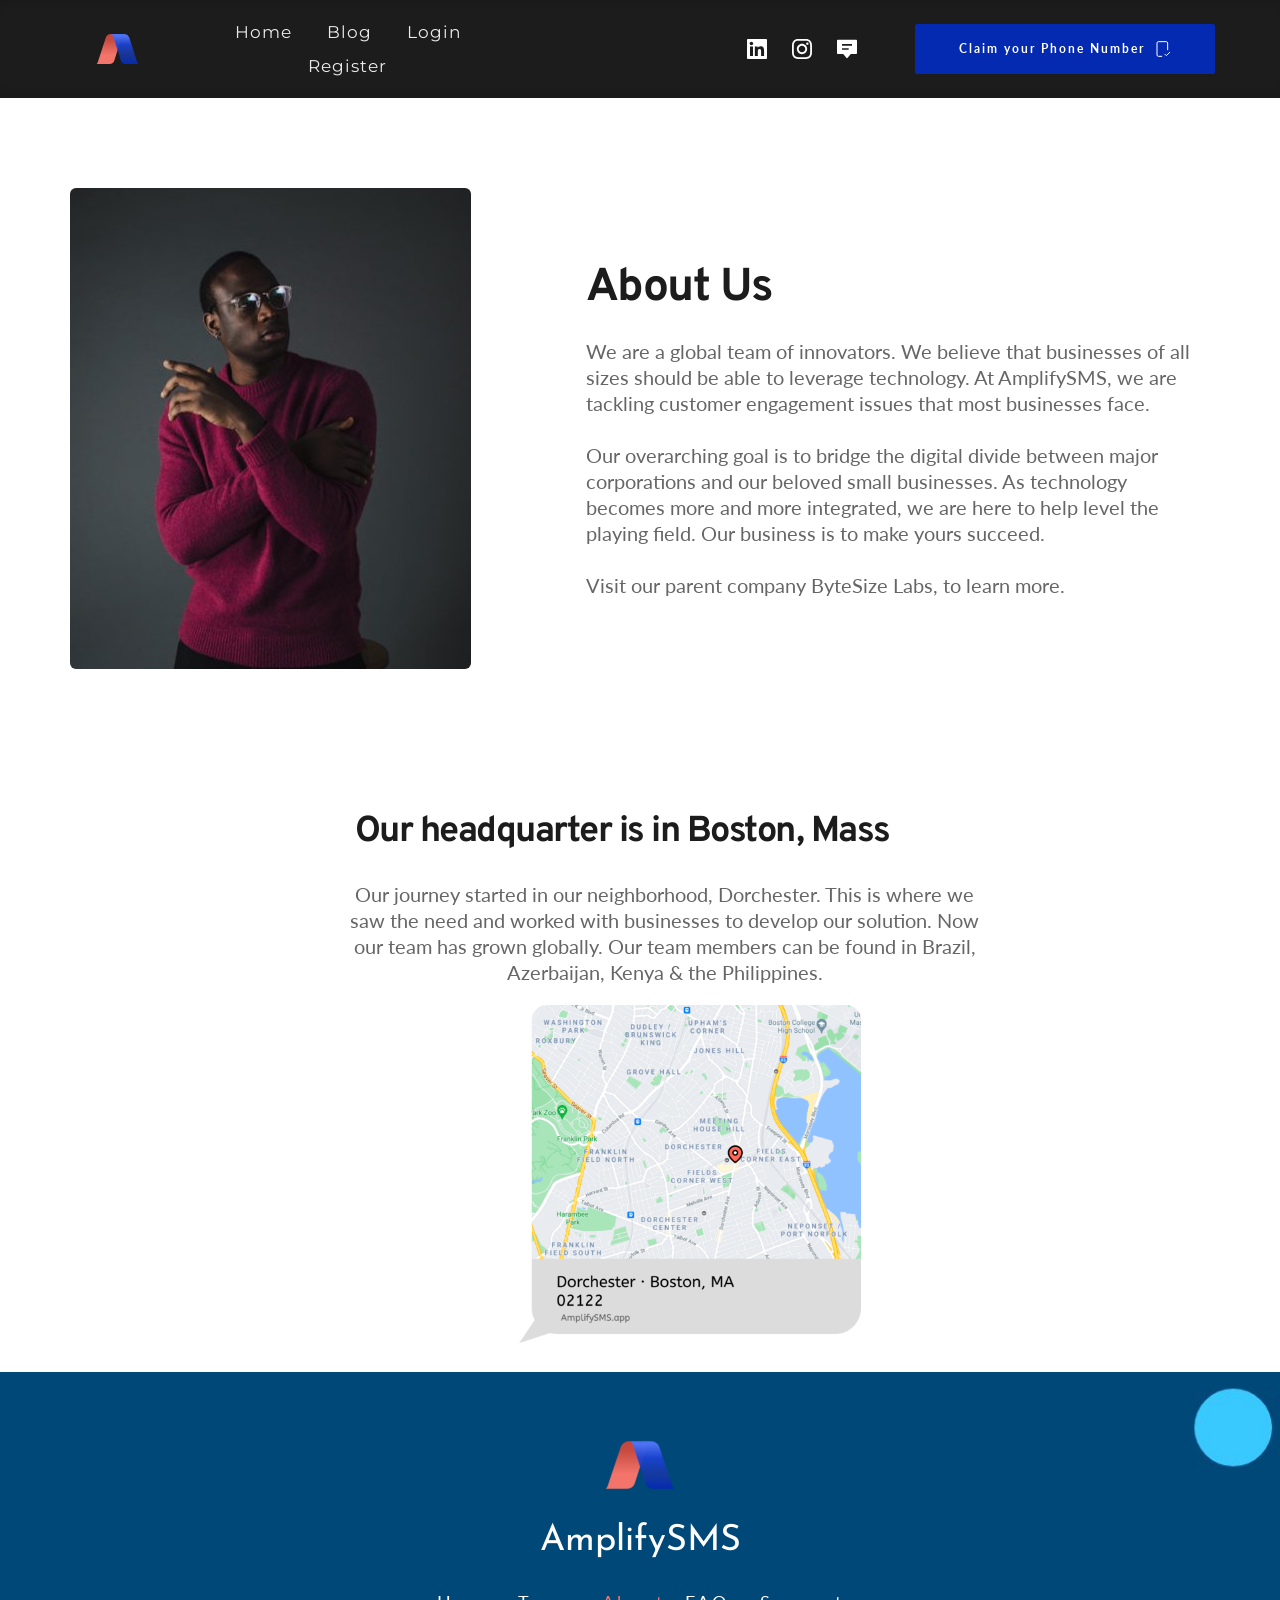
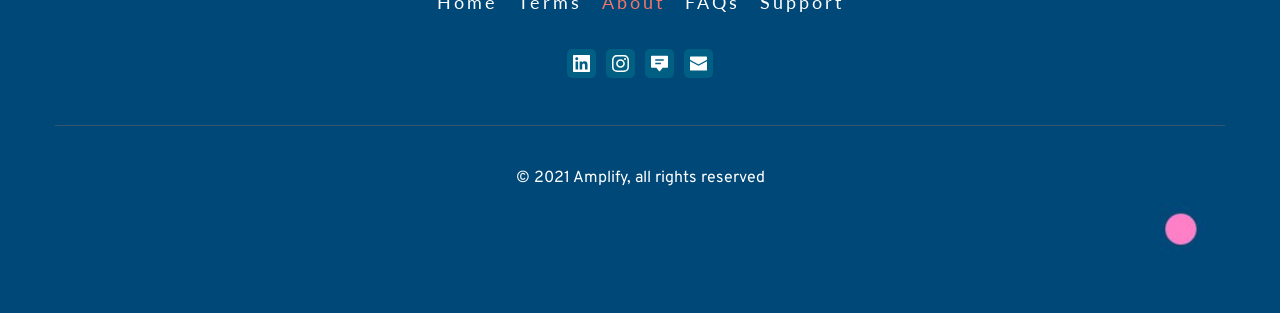
<file: about.html>
<!DOCTYPE html><html lang="en"><head><meta charset="utf-8"><link rel="icon" href="assets/img/89225a29410c503cbb16b1923fcf8351.png" sizes="32x32"/><link rel="icon" href="assets/img/83df09097231836f12a9e2458049f5ec.png" sizes="192x192"/><link rel="apple-touch-icon-precomposed" href="assets/img/27fc328ee1479f2be568e5429c3ec868.png"/><title>About | AmplifySMS - Business Text Messaging</title><meta name="description" content="Your communications are only reaching your customers 30% of the time. At AmplifySMS, we create a messaging platform that will get you to 98%. When your messages are seen, your business can grow in the ways you intended."><meta property="og:title" content="AmplifySMS - A Premier Text Message Platform for Businesses"><meta property="og:description" content="Your communications are only reaching your customers 30% of the time. At AmplifySMS, we create a messaging platform that will get you to 98%. When your messages are seen, your business can grow in the ways you intended."><meta property="og:image" content="assets/img/58ce424ce860a916cf5d7ac049ccae62.png"><meta property="og:url" content="https://main--amplifysms-2021.netlify.app/about"><meta content="summary_large_image" name="twitter:card"><!-- ASSETS --><meta name="viewport" content="width=device-width, initial-scale=1"><link class="brz-link brz-link-google-prefetch" rel="dns-prefetch" href="//ajax.googleapis.com"><link class="brz-link brz-link-google-prefetch" rel="dns-prefetch" href="//fonts.googleapis.com"><link class="brz-link brz-link-google-preconnect" rel="preconnect" href="https://fonts.gstatic.com/" crossorigin><link class="brz-link brz-link-cdn-preconnect" rel="preconnect" href="https://brizy.b-cdn.net/" crossorigin><link href="https://fonts.googleapis.com/css?family=Montserrat:100,100italic,200,200italic,300,300italic,regular,italic,500,500italic,600,600italic,700,700italic,800,800italic,900,900italic|Lato:100,100italic,300,300italic,regular,italic,700,700italic,900,900italic|Josefin Sans:100,200,300,regular,500,600,700,100italic,200italic,300italic,italic,500italic,600italic,700italic|Overpass:100,100italic,200,200italic,300,300italic,regular,italic,600,600italic,700,700italic,800,800italic,900,900italic&subset=arabic,bengali,cyrillic,cyrillic-ext,devanagari,greek,greek-ext,gujarati,hebrew,khmer,korean,latin-ext,tamil,telugu,thai,vietnamese&display=swap" class="brz-link brz-link-google" type="text/css" rel="stylesheet"/><link href="assets/d6db8a320622f3b34c2d1a4849ed56fa.css" class="brz-link brz-link-preview-lib" rel="stylesheet" data-group="group-1_3"/><link href="assets/d5e006e4a21ac9479a46de130c46060f.css" class="brz-link brz-link-preview-lib-pro" rel="stylesheet" data-group="group-2"/><link href="assets/873f43b753942fe59ecc57ffe7fa7a0f.css" class="brz-link brz-link-preview-pro" rel="stylesheet"/><style class="brz-style">.brz .css-1t9iimb, .brz [data-css-1t9iimb] {color: rgba(255,255,255,1);border-color: rgba(35,157,219,0);background-color: rgba(189,225,244,0);background-image: none;border-width: 0;border-style: solid;width: 20px;height: 20px;font-size: 20px;padding: 0px;border-radius: 0;stroke-width: 0;transition: all .5s ease-in-out;transition-property: background,border-radius,color,border-color,box-shadow;-webkit-transition: all .5s ease-in-out;-moz-transition: all .5s ease-in-out;-webkit-transition-property: background,border-radius,color,border-color,box-shadow;-moz-transition-property: background,border-radius,color,border-color,box-shadow;}
@media (min-width: 991px) {.brz .css-1t9iimb:hover, .brz [data-css-1t9iimb]:hover {color: rgba(245,212,209,1);border-color: rgba(35,157,219,0);background-color: rgba(189,225,244,0);background-image: none;}}
@media (max-width: 991px) {.brz .css-1t9iimb, .brz [data-css-1t9iimb] {width: 18px;height: 18px;font-size: 18px;padding: 0px;border-radius: 0px;stroke-width: 0;}}
@media (max-width: 767px) {.brz .css-1t9iimb, .brz [data-css-1t9iimb] {width: 18px;height: 18px;font-size: 18px;padding: 0px;border-radius: 0px;stroke-width: 0;}}
.brz .css-j3dazs, .brz [data-css-j3dazs] {color: rgba(255,255,255,1);border-color: rgba(35,157,219,0);background-color: rgba(5,202,182,.18);background-image: none;border-width: 0;border-style: solid;width: 29px;height: 29px;font-size: 17px;padding: 6px;border-radius: 5px;stroke-width: 0;transition: all .5s ease-in-out;transition-property: background,border-radius,color,border-color,box-shadow;-webkit-transition: all .5s ease-in-out;-moz-transition: all .5s ease-in-out;-webkit-transition-property: background,border-radius,color,border-color,box-shadow;-moz-transition-property: background,border-radius,color,border-color,box-shadow;}
@media (min-width: 991px) {.brz .css-j3dazs:hover, .brz [data-css-j3dazs]:hover {color: rgba(242,116,106,.8);border-color: rgba(35,157,219,1);background-color: rgba(5,202,182,.18);background-image: none;}}
@media (max-width: 991px) {.brz .css-j3dazs, .brz [data-css-j3dazs] {width: 29px;height: 29px;font-size: 17px;padding: 6px;border-radius: 5px;stroke-width: 0;}}
@media (max-width: 767px) {.brz .css-j3dazs, .brz [data-css-j3dazs] {width: 29px;height: 29px;font-size: 17px;padding: 6px;border-radius: 5px;stroke-width: 0;}}
.brz .css-12kqdif, .brz [data-css-12kqdif] {color: rgba(255,255,255,1);border-color: rgba(35,157,219,0);background-color: rgba(5,202,182,.18);background-image: none;border-width: 0;border-style: solid;width: 29px;height: 29px;font-size: 17px;padding: 6px;border-radius: 5px;stroke-width: 0;transition: all .5s ease-in-out;transition-property: background,border-radius,color,border-color,box-shadow;-webkit-transition: all .5s ease-in-out;-moz-transition: all .5s ease-in-out;-webkit-transition-property: background,border-radius,color,border-color,box-shadow;-moz-transition-property: background,border-radius,color,border-color,box-shadow;}
@media (min-width: 991px) {.brz .css-12kqdif:hover, .brz [data-css-12kqdif]:hover {color: rgba(161,112,217,1);border-color: rgba(35,157,219,1);background-color: rgba(5,202,182,.18);background-image: none;}}
@media (max-width: 991px) {.brz .css-12kqdif, .brz [data-css-12kqdif] {width: 29px;height: 29px;font-size: 17px;padding: 6px;border-radius: 5px;stroke-width: 0;}}
@media (max-width: 767px) {.brz .css-12kqdif, .brz [data-css-12kqdif] {width: 29px;height: 29px;font-size: 17px;padding: 6px;border-radius: 5px;stroke-width: 0;}}</style><style class="brz-style">@media (min-width:991px) {.brz .brz-css-vxfhu {display: block;}}
@media (max-width:991px) and (min-width:768px) {.brz .brz-css-vxfhu {display: block;}}
@media (max-width:767px) {.brz .brz-css-vxfhu {display: block;}}
.brz .brz-css-iroav {padding: 75px 0px 75px 0px;margin: 0;}
.brz .brz-css-iroav > .brz-bg {border: 0px solid rgba(102,115,141,0);border-radius: 0;}
.brz .brz-css-iroav > .brz-bg > .brz-bg-image {background-image: none;}
.brz .brz-css-iroav > .brz-bg > .brz-bg-image:after {content: "";background-image: none;}
.brz .brz-css-iroav > .brz-bg > .brz-bg-color {background-color: rgba(0,0,0,0);background-image: none;}
.brz .brz-css-iroav > .brz-bg > .brz-bg-shape__top {background-image: none;background-size: 100% 100px;height: 100px;transform: rotateX(0deg) rotateY(0deg);z-index: auto;}
.brz .brz-css-iroav > .brz-bg > .brz-bg-shape__bottom {background-image: none;background-size: 100% 100px;height: 100px;transform: rotateX(-180deg) rotateY(-180deg);z-index: auto;}
@media (max-width:991px) and (min-width:768px) {.brz .brz-css-iroav {padding: 50px 15px 50px 15px;margin: 0;}
	.brz .brz-css-iroav > .brz-bg {border: 0px solid rgba(102,115,141,0);border-radius: 0;}
	.brz .brz-css-iroav > .brz-bg > .brz-bg-image {background-image: none;}
	.brz .brz-css-iroav > .brz-bg > .brz-bg-image:after {content: "";background-image: none;}
	.brz .brz-css-iroav > .brz-bg > .brz-bg-color {background-color: rgba(0,0,0,0);background-image: none;}
	.brz .brz-css-iroav > .brz-bg > .brz-bg-shape__top {background-image: none;background-size: 100% 100px;height: 100px;transform: rotateX(0deg) rotateY(0deg);z-index: auto;}
	.brz .brz-css-iroav > .brz-bg > .brz-bg-shape__bottom {background-image: none;background-size: 100% 100px;height: 100px;transform: rotateX(-180deg) rotateY(-180deg);z-index: auto;}}
@media (max-width:767px) {.brz .brz-css-iroav {padding: 25px 15px 25px 15px;margin: 0;}
	.brz .brz-css-iroav > .brz-bg {border: 0px solid rgba(102,115,141,0);border-radius: 0;}
	.brz .brz-css-iroav > .brz-bg > .brz-bg-image {background-image: none;}
	.brz .brz-css-iroav > .brz-bg > .brz-bg-image:after {content: "";background-image: none;}
	.brz .brz-css-iroav > .brz-bg > .brz-bg-color {background-color: rgba(0,0,0,0);background-image: none;}
	.brz .brz-css-iroav > .brz-bg > .brz-bg-shape__top {background-image: none;background-size: 100% 100px;height: 100px;transform: rotateX(0deg) rotateY(0deg);z-index: auto;}
	.brz .brz-css-iroav > .brz-bg > .brz-bg-shape__bottom {background-image: none;background-size: 100% 100px;height: 100px;transform: rotateX(-180deg) rotateY(-180deg);z-index: auto;}}
.brz .brz-css-znbcy {border: 0px solid transparent;}
@media (min-width:991px) {.brz .brz-css-znbcy {max-width: calc(1 * var(--brz-section-container-max-width,1170px));}}
@media (max-width:991px) and (min-width:768px) {.brz .brz-css-znbcy {border: 0px solid transparent;}}
@media (max-width:991px) and (min-width:768px) {.brz .brz-css-znbcy {max-width: 100%;}}
@media (max-width:767px) {.brz .brz-css-znbcy {border: 0px solid transparent;}}
@media (max-width:767px) {.brz .brz-css-znbcy {max-width: 100%;}}
.brz .brz-css-ofset {margin: 0;z-index: auto;align-items: flex-start;}
.brz .brz-css-ofset > .brz-bg {border: 0px solid rgba(102,115,141,0);border-radius: 0;max-width: 100%;}
.brz .brz-css-ofset > .brz-bg > .brz-bg-image {background-image: none;display: block;}
.brz .brz-css-ofset > .brz-bg > .brz-bg-image:after {content: "";background-image: none;}
.brz .brz-css-ofset > .brz-bg > .brz-bg-color {background-color: rgba(0,0,0,0);background-image: none;}
.brz .brz-css-ofset > .brz-bg > .brz-bg-map {display: none;}
.brz .brz-css-ofset > .brz-bg > .brz-bg-video {display: none;}
.brz .brz-css-ofset > .brz-row {border: 0px solid transparent;}
@media (min-width:991px) {.brz .brz-css-ofset {min-height: auto;display: flex;}
	.brz .brz-css-ofset > .brz-bg {transition-duration: .5s;transition-property: filter,box-shadow,background,border-radius,border-color;}
	.brz .brz-css-ofset > .brz-bg > .brz-bg-image {transition-duration: .5s;transition-property: filter,box-shadow,background,border-radius,border-color;}
	.brz .brz-css-ofset > .brz-bg > .brz-bg-color {transition-duration: .5s;transition-property: filter,box-shadow,background,border-radius,border-color;}
	.brz .brz-css-ofset > .brz-bg > .brz-bg-video {transition-duration: .5s;transition-property: filter,box-shadow,background,border-radius,border-color;}
	.brz .brz-css-ofset > .brz-row {transition-duration: .5s;transition-property: filter,box-shadow,background,border-radius,border-color;}}
@media (max-width:991px) and (min-width:768px) {.brz .brz-css-ofset {margin: 0;z-index: auto;align-items: flex-start;}
	.brz .brz-css-ofset > .brz-bg {border: 0px solid rgba(102,115,141,0);border-radius: 0;max-width: 100%;}
	.brz .brz-css-ofset > .brz-bg > .brz-bg-image {background-image: none;display: block;}
	.brz .brz-css-ofset > .brz-bg > .brz-bg-image:after {content: "";background-image: none;}
	.brz .brz-css-ofset > .brz-bg > .brz-bg-color {background-color: rgba(0,0,0,0);background-image: none;}
	.brz .brz-css-ofset > .brz-bg > .brz-bg-map {display: none;}
	.brz .brz-css-ofset > .brz-bg > .brz-bg-video {display: none;}
	.brz .brz-css-ofset > .brz-row {border: 0px solid transparent;}}
@media (max-width:991px) and (min-width:768px) {.brz .brz-css-ofset {min-height: auto;display: flex;}
	.brz .brz-css-ofset > .brz-bg {transition-duration: .5s;transition-property: filter,box-shadow,background,border-radius,border-color;}
	.brz .brz-css-ofset > .brz-bg > .brz-bg-image {transition-duration: .5s;transition-property: filter,box-shadow,background,border-radius,border-color;}
	.brz .brz-css-ofset > .brz-bg > .brz-bg-color {transition-duration: .5s;transition-property: filter,box-shadow,background,border-radius,border-color;}
	.brz .brz-css-ofset > .brz-bg > .brz-bg-video {transition-duration: .5s;transition-property: filter,box-shadow,background,border-radius,border-color;}
	.brz .brz-css-ofset > .brz-row {flex-direction: row;flex-wrap: wrap;justify-content: flex-start;transition-duration: .5s;transition-property: filter,box-shadow,background,border-radius,border-color;}}
@media (max-width:767px) {.brz .brz-css-ofset {margin: 0;z-index: auto;align-items: flex-start;}
	.brz .brz-css-ofset > .brz-bg {border: 0px solid rgba(102,115,141,0);border-radius: 0;max-width: 100%;}
	.brz .brz-css-ofset > .brz-bg > .brz-bg-image {background-image: none;display: block;}
	.brz .brz-css-ofset > .brz-bg > .brz-bg-image:after {content: "";background-image: none;}
	.brz .brz-css-ofset > .brz-bg > .brz-bg-color {background-color: rgba(0,0,0,0);background-image: none;}
	.brz .brz-css-ofset > .brz-bg > .brz-bg-map {display: none;}
	.brz .brz-css-ofset > .brz-bg > .brz-bg-video {display: none;}
	.brz .brz-css-ofset > .brz-row {border: 0px solid transparent;}}
@media (max-width:767px) {.brz .brz-css-ofset {min-height: auto;display: flex;}
	.brz .brz-css-ofset > .brz-bg {transition-duration: .5s;transition-property: filter,box-shadow,background,border-radius,border-color;}
	.brz .brz-css-ofset > .brz-bg > .brz-bg-image {transition-duration: .5s;transition-property: filter,box-shadow,background,border-radius,border-color;}
	.brz .brz-css-ofset > .brz-bg > .brz-bg-color {transition-duration: .5s;transition-property: filter,box-shadow,background,border-radius,border-color;}
	.brz .brz-css-ofset > .brz-bg > .brz-bg-video {transition-duration: .5s;transition-property: filter,box-shadow,background,border-radius,border-color;}
	.brz .brz-css-ofset > .brz-row {flex-direction: row;flex-wrap: wrap;justify-content: flex-start;transition-duration: .5s;transition-property: filter,box-shadow,background,border-radius,border-color;}}
.brz .brz-css-chzpf {padding: 10px;max-width: 100%;}
@media (max-width:991px) and (min-width:768px) {.brz .brz-css-chzpf {padding: 0;max-width: 100%;}}
@media (max-width:767px) {.brz .brz-css-chzpf {padding: 0;max-width: 100%;}}
.brz .brz-css-kswzf {z-index: auto;flex: 1 1 50%;max-width: 50%;justify-content: flex-start;}
.brz .brz-css-kswzf > .brz-bg {border: 0px solid rgba(102,115,141,0);border-radius: 0;margin: 0;}
.brz .brz-css-kswzf > .brz-bg > .brz-bg-image {background-image: none;}
.brz .brz-css-kswzf > .brz-bg > .brz-bg-image:after {content: "";background-image: none;}
.brz .brz-css-kswzf > .brz-bg > .brz-bg-color {background-color: rgba(0,0,0,0);background-image: none;}
@media (min-width:991px) {.brz .brz-css-kswzf > .brz-bg {transition-duration: .5s;transition-property: filter,box-shadow,background,border-radius,border-color;}
	.brz .brz-css-kswzf > .brz-bg > .brz-bg-image {transition-duration: .5s;transition-property: filter,box-shadow,background,border-radius,border-color;}
	.brz .brz-css-kswzf > .brz-bg > .brz-bg-color {transition-duration: .5s;transition-property: filter,box-shadow,background,border-radius,border-color;}}
@media (max-width:991px) and (min-width:768px) {.brz .brz-css-kswzf {z-index: auto;flex: 1 1 50%;max-width: 50%;justify-content: flex-start;}
	.brz .brz-css-kswzf > .brz-bg {border: 0px solid rgba(102,115,141,0);border-radius: 0;margin: 0;}
	.brz .brz-css-kswzf > .brz-bg > .brz-bg-image {background-image: none;}
	.brz .brz-css-kswzf > .brz-bg > .brz-bg-image:after {content: "";background-image: none;}
	.brz .brz-css-kswzf > .brz-bg > .brz-bg-color {background-color: rgba(0,0,0,0);background-image: none;}}
@media (max-width:991px) and (min-width:768px) {.brz .brz-css-kswzf > .brz-bg {transition-duration: .5s;transition-property: filter,box-shadow,background,border-radius,border-color;}
	.brz .brz-css-kswzf > .brz-bg > .brz-bg-image {transition-duration: .5s;transition-property: filter,box-shadow,background,border-radius,border-color;}
	.brz .brz-css-kswzf > .brz-bg > .brz-bg-color {transition-duration: .5s;transition-property: filter,box-shadow,background,border-radius,border-color;}}
@media (max-width:767px) {.brz .brz-css-kswzf {z-index: auto;flex: 1 1 100%;max-width: 100%;justify-content: flex-start;}
	.brz .brz-css-kswzf > .brz-bg {border: 0px solid rgba(102,115,141,0);border-radius: 0;margin: 10px 0px 10px 0px;}
	.brz .brz-css-kswzf > .brz-bg > .brz-bg-image {background-image: none;}
	.brz .brz-css-kswzf > .brz-bg > .brz-bg-image:after {content: "";background-image: none;}
	.brz .brz-css-kswzf > .brz-bg > .brz-bg-color {background-color: rgba(0,0,0,0);background-image: none;}}
@media (max-width:767px) {.brz .brz-css-kswzf > .brz-bg {transition-duration: .5s;transition-property: filter,box-shadow,background,border-radius,border-color;}
	.brz .brz-css-kswzf > .brz-bg > .brz-bg-image {transition-duration: .5s;transition-property: filter,box-shadow,background,border-radius,border-color;}
	.brz .brz-css-kswzf > .brz-bg > .brz-bg-color {transition-duration: .5s;transition-property: filter,box-shadow,background,border-radius,border-color;}}
.brz .brz-css-wbcvj {z-index: auto;margin: 0;border: 0px solid transparent;padding: 5px 15px 5px 15px;}
@media (min-width:991px) {.brz .brz-css-wbcvj {display: flex;transition-duration: .5s;transition-property: filter,box-shadow,background,border-radius,border-color;}}
@media (max-width:991px) and (min-width:768px) {.brz .brz-css-wbcvj {z-index: auto;margin: 0;border: 0px solid transparent;padding: 5px 15px 5px 15px;}}
@media (max-width:991px) and (min-width:768px) {.brz .brz-css-wbcvj {display: flex;transition-duration: .5s;transition-property: filter,box-shadow,background,border-radius,border-color;}}
@media (max-width:767px) {.brz .brz-css-wbcvj {z-index: auto;margin: 10px 0px 10px 0px;border: 0px solid transparent;padding: 0;}}
@media (max-width:767px) {.brz .brz-css-wbcvj {display: flex;transition-duration: .5s;transition-property: filter,box-shadow,background,border-radius,border-color;}}
.brz .brz-css-vtfpz {padding: 0;margin: 10px 0px 10px 0px;justify-content: center;position: relative;}
@media (min-width:991px) {.brz .brz-css-vtfpz {display: flex;z-index: auto;position: relative;}}
@media (max-width:991px) and (min-width:768px) {.brz .brz-css-vtfpz {padding: 0;margin: 10px 0px 10px 0px;justify-content: center;position: relative;}}
@media (max-width:991px) and (min-width:768px) {.brz .brz-css-vtfpz {display: flex;z-index: auto;position: relative;}}
@media (max-width:767px) {.brz .brz-css-vtfpz {padding: 0;margin: 10px 0px 10px 0px;justify-content: center;position: relative;}}
@media (max-width:767px) {.brz .brz-css-vtfpz {display: flex;z-index: auto;position: relative;}}
.brz .brz-css-fqfni {max-width: 46%;height: auto;border: 0px solid rgba(102,115,141,0);border-radius: 0;}
@media (min-width:991px) {.brz .brz-css-fqfni {transition-duration: .5s;transition-property: border,box-shadow,filter;}
	.brz .brz-css-fqfni:after {transition-duration: .5s;transition-property: border,box-shadow,filter;}
	.brz .brz-css-fqfni .brz-picture {transition-duration: .5s;transition-property: border,box-shadow,filter;}}
@media (max-width:991px) and (min-width:768px) {.brz .brz-css-fqfni {max-width: 58%;height: auto;border: 0px solid rgba(102,115,141,0);border-radius: 0;}}
@media (max-width:991px) and (min-width:768px) {.brz .brz-css-fqfni {transition-duration: .5s;transition-property: border,box-shadow,filter;}
	.brz .brz-css-fqfni:after {transition-duration: .5s;transition-property: border,box-shadow,filter;}
	.brz .brz-css-fqfni .brz-picture {transition-duration: .5s;transition-property: border,box-shadow,filter;}}
@media (max-width:767px) {.brz .brz-css-fqfni {max-width: 57%;height: auto;border: 0px solid rgba(102,115,141,0);border-radius: 0;}}
@media (max-width:767px) {.brz .brz-css-fqfni {transition-duration: .5s;transition-property: border,box-shadow,filter;}
	.brz .brz-css-fqfni:after {transition-duration: .5s;transition-property: border,box-shadow,filter;}
	.brz .brz-css-fqfni .brz-picture {transition-duration: .5s;transition-property: border,box-shadow,filter;}}
.brz .brz-css-ftcri {padding-top: 98.9956%;}
@media (max-width:991px) and (min-width:768px) {.brz .brz-css-ftcri {padding-top: 99.9484%;}}
@media (max-width:767px) {.brz .brz-css-ftcri {padding-top: 97.6782%;}}
@media (min-width:991px) {.brz .brz-css-etpar .brz-mm-menu__icon {display: none;font-size: 18px;color: rgba(51,51,51,1);}
	.brz .brz-css-etpar .brz-menu {display: flex;}}
@media (max-width:991px) and (min-width:768px) {.brz .brz-css-etpar .brz-mm-menu__icon {display: flex;font-size: 18px;color: rgba(51,51,51,1);}
	.brz .brz-css-etpar .brz-menu {display: none;}}
@media (max-width:767px) {.brz .brz-css-etpar .brz-mm-menu__icon {display: flex;font-size: 18px;color: rgba(51,51,51,1);}
	.brz .brz-css-etpar .brz-menu {display: none;}}
.brz .brz-css-irpiw {font-family: Overpass,sans-serif;color: rgba(0,0,0,1);}
.brz .brz-css-irpiw .brz-menu__ul:not(.brz-mm-listview) {display: flex;flex-wrap: wrap;justify-content: inherit;align-items: center;max-width: none;margin: 0px -5px 0px -5px;}
.brz .brz-css-irpiw .brz-menu__ul > .brz-menu__item > .brz-a {flex-flow: row nowrap;}
.brz .brz-css-irpiw .brz-menu__ul > .brz-menu__item > .brz-a {color: rgba(0,0,0,1);background-color: rgba(255,255,255,0);padding: 0px 5px 0px 5px;}
.brz .brz-css-irpiw .brz-menu__ul > .brz-menu__item.brz-menu__item--opened > .brz-a {color: rgba(0,0,0,1);background-color: rgba(255,255,255,0);}
.brz .brz-css-irpiw .brz-menu__ul > .brz-menu__item.brz-menu__item--opened {color: rgba(0,0,0,1);background-color: rgba(255,255,255,0);border: 0px solid rgba(85,85,85,1);}
.brz .brz-css-irpiw .brz-menu__ul > .brz-menu__item.brz-menu__item--current {color: rgba(0,0,0,1);background-color: rgba(255,255,255,0);border: 0px solid rgba(85,85,85,1);}
.brz .brz-css-irpiw .brz-menu__ul > .brz-menu__item.brz-menu__item--current > .brz-a {color: rgba(0,0,0,1);background-color: rgba(255,255,255,0);}
.brz .brz-css-irpiw .brz-menu__item__icon {margin: 0 15px 0 0;}
.brz .brz-css-irpiw .brz-menu__ul > .brz-menu__item {background-color: transparent;border: 0px solid rgba(85,85,85,1);}
.brz .brz-css-irpiw .brz-mm-menu__item {font-family: Overpass,sans-serif;color: rgba(255,255,255,1);border-color: rgba(85,85,85,1);}
.brz nav.brz-mm-menu.brz-css-irpiw {background-color: rgba(51,51,51,1);}
.brz .brz-css-irpiw.brz-mm-menu .brz-mm-menu__item .brz-mm-listitem__text {padding: 10px 20px 10px 20px;flex-flow: row nowrap;}
.brz .brz-css-irpiw .brz-mm-menu__item:hover > .brz-mm-listitem__text {color: rgba(255,255,255,1);}
.brz .brz-css-irpiw .brz-mm-navbar {color: rgba(255,255,255,1);}
.brz .brz-css-irpiw .brz-mm-menu__item.brz-mm-listitem_opened {color: rgba(255,255,255,1);}
.brz .brz-css-irpiw.brz-mm-menu.brz-mm-menu_theme-dark .brz-mm-panels, .brz .brz-css-irpiw .brz-mm-panels > .brz-mm-panel {background-color: rgba(51,51,51,1);}
.brz .brz-css-irpiw.brz-mm-menu.brz-mm-menu_theme-dark .brz-mm-navbar.brz-mm-listitem .brz-mm-listitem_opened > .brz-mm-listitem__text:after {border-color: rgba(85,85,85,1);}
.brz .brz-css-irpiw .brz-mm-listitem {border-color: rgba(85,85,85,1);}
.brz .brz-css-irpiw .brz-mm-menu__item.brz-mm-menu__item--current {color: rgba(255,255,255,1);}
.brz .brz-css-irpiw .brz-mm-menu__item.brz-mm-menu__item--current:hover > .brz-mm-listitem__text {color: rgba(255,255,255,1);}
.brz .brz-css-irpiw .brz-menu__sub-menu {font-family: Overpass,sans-serif;color: rgba(255,255,255,1);border-radius: 0;}
.brz .brz-css-irpiw .brz-menu__sub-menu .brz-a {flex-flow: row nowrap;}
.brz .brz-css-irpiw .brz-menu__sub-menu .brz-a:hover {color: rgba(255,255,255,1);}
.brz .brz-css-irpiw .brz-menu__sub-item__icon {margin: 0 15px 0 0;font-size: 12px;}
.brz .brz-css-irpiw .brz-menu__dropdown > .brz-menu__item.brz-menu__item--current > .brz-a {color: rgba(255,255,255,1);}
.brz .brz-css-irpiw .brz-menu__dropdown > .brz-menu__item.brz-menu__item--current {background-color: rgba(51,51,51,1);}
.brz .brz-css-irpiw .brz-menu__dropdown > .brz-menu__item.brz-menu__item--current:hover {background-color: rgba(51,51,51,1);}
.brz .brz-css-irpiw .brz-menu__item-dropdown .brz-menu__item {background-color: rgba(51,51,51,1);}
.brz .brz-css-irpiw .brz-menu__item-dropdown .brz-menu__item:hover {background-color: rgba(51,51,51,1);}
.brz .brz-css-irpiw .brz-menu__dropdown .brz-menu__item-dropdown .brz-a:after {border-color: rgba(255,255,255,1);}
.brz .brz-css-irpiw .brz-menu__dropdown > .brz-menu__item {border-bottom: 1px solid rgba(85,85,85,1);}
@media (min-width:991px) {.brz .brz-css-irpiw {font-size: 15px;font-weight: 700;line-height: 1.6;letter-spacing: 0px;}
	.brz .brz-css-irpiw .brz-menu__item__icon {font-size: 12px;}
	.brz .brz-css-irpiw .brz-menu__ul > .brz-menu__item {padding-top: 0px;padding-bottom: 0px;margin-right: 5px;margin-left: 5px;}
	.brz .brz-css-irpiw .brz-mm-menu__item {font-size: 15px;font-weight: 700;line-height: 1.6;letter-spacing: 0px;}
	.brz .brz-css-irpiw .brz-mm-menu__item .brz-a {justify-content: flex-start;}
	.brz .brz-css-irpiw .brz-mm-menu__item__icon {margin: 0 15px 0 0;font-size: 12px;}
	.brz .brz-css-irpiw .brz-mm-navbar {font-family: Overpass,sans-serif;font-size: 15px;font-weight: 700;line-height: 1.6;letter-spacing: 0px;border-color: rgba(85,85,85,1);}
	.brz .brz-css-irpiw.brz-mm-menu .brz-mm-listitem_vertical .brz-mm-btn_next {height: calc(24px + 10px + 10px);padding-right: 20px;}
	.brz .brz-css-irpiw .brz-menu__sub-menu {font-size: 15px;font-weight: 700;line-height: 1.6;letter-spacing: 0px;}
	.brz .brz-css-irpiw .brz-menu__dropdown {position: absolute;top: 0;width: 305px;}
	.brz .brz-css-irpiw .brz-menu__dropdown-left {left: calc(100% + 5px);}
	.brz .brz-css-irpiw .brz-menu__dropdown-right {right: calc(100% + 5px);}
	.brz .brz-css-irpiw .brz-menu__dropdown-left:before {left: -5px;}
	.brz .brz-css-irpiw .brz-menu__dropdown-right:before {right: -5px;}
	.brz .brz-css-irpiw > .brz-menu__ul > .brz-menu__item-dropdown > .brz-menu__dropdown {top: calc(100% + 5px);width: 300px;}
	.brz .brz-css-irpiw > .brz-menu__ul > .brz-menu__item-dropdown > .brz-menu__dropdown-left {left: 0;}
	.brz .brz-css-irpiw > .brz-menu__ul > .brz-menu__item-dropdown > .brz-menu__dropdown-right {right: 0;}
	.brz .brz-css-irpiw > .brz-menu__ul > .brz-menu__item-dropdown > .brz-menu__dropdown-left:before {top: -5px;left: 0;}
	.brz .brz-css-irpiw > .brz-menu__ul > .brz-menu__item-dropdown > .brz-menu__dropdown-right:before {top: -5px;right: 0;}
	.brz .brz-css-irpiw .brz-mega-menu__dropdown {display: none;}}
@media (max-width:991px) and (min-width:768px) {.brz .brz-css-irpiw {font-family: Overpass,sans-serif;color: rgba(0,0,0,1);}
	.brz .brz-css-irpiw .brz-menu__ul:not(.brz-mm-listview) {display: flex;flex-wrap: wrap;justify-content: inherit;align-items: center;max-width: none;margin: 0px -5px 0px -5px;}
	.brz .brz-css-irpiw .brz-menu__ul > .brz-menu__item > .brz-a {flex-flow: row nowrap;}
	.brz .brz-css-irpiw .brz-menu__ul > .brz-menu__item > .brz-a {color: rgba(0,0,0,1);background-color: rgba(255,255,255,0);padding: 0px 5px 0px 5px;}
	.brz .brz-css-irpiw .brz-menu__ul > .brz-menu__item.brz-menu__item--opened > .brz-a {color: rgba(0,0,0,1);background-color: rgba(255,255,255,0);}
	.brz .brz-css-irpiw .brz-menu__ul > .brz-menu__item.brz-menu__item--opened {color: rgba(0,0,0,1);background-color: rgba(255,255,255,0);border: 0px solid rgba(85,85,85,1);}
	.brz .brz-css-irpiw .brz-menu__ul > .brz-menu__item.brz-menu__item--current {color: rgba(0,0,0,1);background-color: rgba(255,255,255,0);border: 0px solid rgba(85,85,85,1);}
	.brz .brz-css-irpiw .brz-menu__ul > .brz-menu__item.brz-menu__item--current > .brz-a {color: rgba(0,0,0,1);background-color: rgba(255,255,255,0);}
	.brz .brz-css-irpiw .brz-menu__item__icon {margin: 0 15px 0 0;}
	.brz .brz-css-irpiw .brz-menu__ul > .brz-menu__item {background-color: transparent;border: 0px solid rgba(85,85,85,1);}
	.brz .brz-css-irpiw .brz-mm-menu__item {font-family: Overpass,sans-serif;color: rgba(255,255,255,1);border-color: rgba(85,85,85,1);}
	.brz nav.brz-mm-menu.brz-css-irpiw {background-color: rgba(51,51,51,1);}
	.brz .brz-css-irpiw.brz-mm-menu .brz-mm-menu__item .brz-mm-listitem__text {padding: 10px 20px 10px 20px;flex-flow: row nowrap;}
	.brz .brz-css-irpiw .brz-mm-menu__item:hover > .brz-mm-listitem__text {color: rgba(255,255,255,1);}
	.brz .brz-css-irpiw .brz-mm-navbar {color: rgba(255,255,255,1);}
	.brz .brz-css-irpiw .brz-mm-menu__item.brz-mm-listitem_opened {color: rgba(255,255,255,1);}
	.brz .brz-css-irpiw.brz-mm-menu.brz-mm-menu_theme-dark .brz-mm-panels, .brz .brz-css-irpiw .brz-mm-panels > .brz-mm-panel {background-color: rgba(51,51,51,1);}
	.brz .brz-css-irpiw.brz-mm-menu.brz-mm-menu_theme-dark .brz-mm-navbar.brz-mm-listitem .brz-mm-listitem_opened > .brz-mm-listitem__text:after {border-color: rgba(85,85,85,1);}
	.brz .brz-css-irpiw .brz-mm-listitem {border-color: rgba(85,85,85,1);}
	.brz .brz-css-irpiw .brz-mm-menu__item.brz-mm-menu__item--current {color: rgba(255,255,255,1);}
	.brz .brz-css-irpiw .brz-mm-menu__item.brz-mm-menu__item--current:hover > .brz-mm-listitem__text {color: rgba(255,255,255,1);}
	.brz .brz-css-irpiw .brz-menu__sub-menu {font-family: Overpass,sans-serif;color: rgba(255,255,255,1);border-radius: 0;}
	.brz .brz-css-irpiw .brz-menu__sub-menu .brz-a {flex-flow: row nowrap;}
	.brz .brz-css-irpiw .brz-menu__sub-menu .brz-a:hover {color: rgba(255,255,255,1);}
	.brz .brz-css-irpiw .brz-menu__sub-item__icon {margin: 0 15px 0 0;font-size: 12px;}
	.brz .brz-css-irpiw .brz-menu__dropdown > .brz-menu__item.brz-menu__item--current > .brz-a {color: rgba(255,255,255,1);}
	.brz .brz-css-irpiw .brz-menu__dropdown > .brz-menu__item.brz-menu__item--current {background-color: rgba(51,51,51,1);}
	.brz .brz-css-irpiw .brz-menu__dropdown > .brz-menu__item.brz-menu__item--current:hover {background-color: rgba(51,51,51,1);}
	.brz .brz-css-irpiw .brz-menu__item-dropdown .brz-menu__item {background-color: rgba(51,51,51,1);}
	.brz .brz-css-irpiw .brz-menu__item-dropdown .brz-menu__item:hover {background-color: rgba(51,51,51,1);}
	.brz .brz-css-irpiw .brz-menu__dropdown .brz-menu__item-dropdown .brz-a:after {border-color: rgba(255,255,255,1);}
	.brz .brz-css-irpiw .brz-menu__dropdown > .brz-menu__item {border-bottom: 1px solid rgba(85,85,85,1);}}
@media (max-width:991px) and (min-width:768px) {.brz .brz-css-irpiw {font-size: 17px;font-weight: 700;line-height: 1.6;letter-spacing: 0px;}
	.brz .brz-css-irpiw .brz-menu__item__icon {font-size: 12px;}
	.brz .brz-css-irpiw .brz-menu__ul > .brz-menu__item {padding-top: 0px;padding-bottom: 0px;margin-right: 5px;margin-left: 5px;}
	.brz .brz-css-irpiw .brz-mm-menu__item {font-size: 17px;font-weight: 700;line-height: 1.6;letter-spacing: 0px;}
	.brz .brz-css-irpiw .brz-mm-menu__item .brz-a {justify-content: flex-start;}
	.brz .brz-css-irpiw .brz-mm-menu__item__icon {margin: 0 15px 0 0;font-size: 12px;}
	.brz .brz-css-irpiw .brz-mm-navbar {font-family: Overpass,sans-serif;font-size: 17px;font-weight: 700;line-height: 1.6;letter-spacing: 0px;border-color: rgba(85,85,85,1);}
	.brz .brz-css-irpiw.brz-mm-menu .brz-mm-listitem_vertical .brz-mm-btn_next {height: calc(27.2px + 10px + 10px);padding-right: 20px;}
	.brz .brz-css-irpiw .brz-menu__sub-menu {font-size: 17px;font-weight: 700;line-height: 1.6;letter-spacing: 0px;}
	.brz .brz-css-irpiw .brz-menu__dropdown {position: absolute;top: 0;width: 305px;}
	.brz .brz-css-irpiw > .brz-menu__ul > .brz-menu__item-dropdown > .brz-menu__dropdown {top: calc(100% + 5px);width: 300px;}
	.brz .brz-css-irpiw > .brz-menu__ul > .brz-menu__item-dropdown > .brz-menu__dropdown-left {left: 0;}
	.brz .brz-css-irpiw > .brz-menu__ul > .brz-menu__item-dropdown > .brz-menu__dropdown-right {right: 0;}
	.brz .brz-css-irpiw > .brz-menu__ul > .brz-menu__item-dropdown > .brz-menu__dropdown-left:before {top: -5px;left: 0;}
	.brz .brz-css-irpiw > .brz-menu__ul > .brz-menu__item-dropdown > .brz-menu__dropdown-right:before {top: -5px;right: 0;}
	.brz .brz-css-irpiw .brz-menu__dropdown .brz-menu__item-dropdown > .brz-a:after {border-right-style: solid;border-left-style: none;}
	.brz .brz-css-irpiw .brz-menu__dropdown .brz-menu__item-dropdown .brz-menu__dropdown {position: relative;top: auto;left: auto;transform: translate(0,0);height: 0;overflow: hidden;}
	.brz .brz-css-irpiw .brz-menu__dropdown .brz-menu__item--opened > .brz-menu__dropdown {height: auto;width: 100%;left: auto;right: auto;}
	.brz .brz-css-irpiw.brz-menu__preview .brz-menu__dropdown .brz-menu__item:hover > .brz-menu__sub-menu {height: auto;width: 100%;left: auto;right: auto;}
	.brz .brz-css-irpiw .brz-mega-menu__dropdown {display: none;}}
@media (max-width:767px) {.brz .brz-css-irpiw {font-family: Overpass,sans-serif;color: rgba(0,0,0,1);}
	.brz .brz-css-irpiw .brz-menu__ul:not(.brz-mm-listview) {display: flex;flex-wrap: wrap;justify-content: inherit;align-items: center;max-width: none;margin: 0px -5px 0px -5px;}
	.brz .brz-css-irpiw .brz-menu__ul > .brz-menu__item > .brz-a {flex-flow: row nowrap;}
	.brz .brz-css-irpiw .brz-menu__ul > .brz-menu__item > .brz-a {color: rgba(0,0,0,1);background-color: rgba(255,255,255,0);padding: 0px 5px 0px 5px;}
	.brz .brz-css-irpiw .brz-menu__ul > .brz-menu__item.brz-menu__item--opened > .brz-a {color: rgba(0,0,0,1);background-color: rgba(255,255,255,0);}
	.brz .brz-css-irpiw .brz-menu__ul > .brz-menu__item.brz-menu__item--opened {color: rgba(0,0,0,1);background-color: rgba(255,255,255,0);border: 0px solid rgba(85,85,85,1);}
	.brz .brz-css-irpiw .brz-menu__ul > .brz-menu__item.brz-menu__item--current {color: rgba(0,0,0,1);background-color: rgba(255,255,255,0);border: 0px solid rgba(85,85,85,1);}
	.brz .brz-css-irpiw .brz-menu__ul > .brz-menu__item.brz-menu__item--current > .brz-a {color: rgba(0,0,0,1);background-color: rgba(255,255,255,0);}
	.brz .brz-css-irpiw .brz-menu__item__icon {margin: 0 15px 0 0;}
	.brz .brz-css-irpiw .brz-menu__ul > .brz-menu__item {background-color: transparent;border: 0px solid rgba(85,85,85,1);}
	.brz .brz-css-irpiw .brz-mm-menu__item {font-family: Overpass,sans-serif;color: rgba(255,255,255,1);border-color: rgba(85,85,85,1);}
	.brz nav.brz-mm-menu.brz-css-irpiw {background-color: rgba(51,51,51,1);}
	.brz .brz-css-irpiw.brz-mm-menu .brz-mm-menu__item .brz-mm-listitem__text {padding: 10px 20px 10px 20px;flex-flow: row nowrap;}
	.brz .brz-css-irpiw .brz-mm-menu__item:hover > .brz-mm-listitem__text {color: rgba(255,255,255,1);}
	.brz .brz-css-irpiw .brz-mm-navbar {color: rgba(255,255,255,1);}
	.brz .brz-css-irpiw .brz-mm-menu__item.brz-mm-listitem_opened {color: rgba(255,255,255,1);}
	.brz .brz-css-irpiw.brz-mm-menu.brz-mm-menu_theme-dark .brz-mm-panels, .brz .brz-css-irpiw .brz-mm-panels > .brz-mm-panel {background-color: rgba(51,51,51,1);}
	.brz .brz-css-irpiw.brz-mm-menu.brz-mm-menu_theme-dark .brz-mm-navbar.brz-mm-listitem .brz-mm-listitem_opened > .brz-mm-listitem__text:after {border-color: rgba(85,85,85,1);}
	.brz .brz-css-irpiw .brz-mm-listitem {border-color: rgba(85,85,85,1);}
	.brz .brz-css-irpiw .brz-mm-menu__item.brz-mm-menu__item--current {color: rgba(255,255,255,1);}
	.brz .brz-css-irpiw .brz-mm-menu__item.brz-mm-menu__item--current:hover > .brz-mm-listitem__text {color: rgba(255,255,255,1);}
	.brz .brz-css-irpiw .brz-menu__sub-menu {font-family: Overpass,sans-serif;color: rgba(255,255,255,1);border-radius: 0;}
	.brz .brz-css-irpiw .brz-menu__sub-menu .brz-a {flex-flow: row nowrap;}
	.brz .brz-css-irpiw .brz-menu__sub-menu .brz-a:hover {color: rgba(255,255,255,1);}
	.brz .brz-css-irpiw .brz-menu__sub-item__icon {margin: 0 15px 0 0;font-size: 12px;}
	.brz .brz-css-irpiw .brz-menu__dropdown > .brz-menu__item.brz-menu__item--current > .brz-a {color: rgba(255,255,255,1);}
	.brz .brz-css-irpiw .brz-menu__dropdown > .brz-menu__item.brz-menu__item--current {background-color: rgba(51,51,51,1);}
	.brz .brz-css-irpiw .brz-menu__dropdown > .brz-menu__item.brz-menu__item--current:hover {background-color: rgba(51,51,51,1);}
	.brz .brz-css-irpiw .brz-menu__item-dropdown .brz-menu__item {background-color: rgba(51,51,51,1);}
	.brz .brz-css-irpiw .brz-menu__item-dropdown .brz-menu__item:hover {background-color: rgba(51,51,51,1);}
	.brz .brz-css-irpiw .brz-menu__dropdown .brz-menu__item-dropdown .brz-a:after {border-color: rgba(255,255,255,1);}
	.brz .brz-css-irpiw .brz-menu__dropdown > .brz-menu__item {border-bottom: 1px solid rgba(85,85,85,1);}}
@media (max-width:767px) {.brz .brz-css-irpiw {font-size: 15px;font-weight: 700;line-height: 1.6;letter-spacing: 0px;}
	.brz .brz-css-irpiw .brz-menu__item__icon {font-size: 12px;}
	.brz .brz-css-irpiw .brz-menu__ul > .brz-menu__item {padding-top: 0px;padding-bottom: 0px;margin-right: 5px;margin-left: 5px;}
	.brz .brz-css-irpiw .brz-mm-menu__item {font-size: 15px;font-weight: 700;line-height: 1.6;letter-spacing: 0px;}
	.brz .brz-css-irpiw .brz-mm-menu__item .brz-a {justify-content: flex-start;}
	.brz .brz-css-irpiw .brz-mm-menu__item__icon {margin: 0 15px 0 0;font-size: 12px;}
	.brz .brz-css-irpiw .brz-mm-navbar {font-family: Overpass,sans-serif;font-size: 15px;font-weight: 700;line-height: 1.6;letter-spacing: 0px;border-color: rgba(85,85,85,1);}
	.brz .brz-css-irpiw.brz-mm-menu .brz-mm-listitem_vertical .brz-mm-btn_next {height: calc(24px + 10px + 10px);padding-right: 20px;}
	.brz .brz-css-irpiw .brz-menu__sub-menu {font-size: 15px;font-weight: 700;line-height: 1.6;letter-spacing: 0px;}
	.brz .brz-css-irpiw .brz-menu__dropdown {position: absolute;top: 0;width: 305px;}
	.brz .brz-css-irpiw > .brz-menu__ul > .brz-menu__item-dropdown > .brz-menu__dropdown {top: calc(100% + 5px);width: 300px;}
	.brz .brz-css-irpiw > .brz-menu__ul > .brz-menu__item-dropdown > .brz-menu__dropdown-left {left: 0;}
	.brz .brz-css-irpiw > .brz-menu__ul > .brz-menu__item-dropdown > .brz-menu__dropdown-right {right: 0;}
	.brz .brz-css-irpiw > .brz-menu__ul > .brz-menu__item-dropdown > .brz-menu__dropdown-left:before {top: -5px;left: 0;}
	.brz .brz-css-irpiw > .brz-menu__ul > .brz-menu__item-dropdown > .brz-menu__dropdown-right:before {top: -5px;right: 0;}
	.brz .brz-css-irpiw .brz-menu__dropdown .brz-menu__item-dropdown > .brz-a:after {border-right-style: solid;border-left-style: none;}
	.brz .brz-css-irpiw .brz-menu__dropdown .brz-menu__item-dropdown .brz-menu__dropdown {position: relative;top: auto;left: auto;transform: translate(0,0);height: 0;overflow: hidden;}
	.brz .brz-css-irpiw .brz-menu__dropdown .brz-menu__item--opened > .brz-menu__dropdown {height: auto;width: 100%;left: auto;right: auto;}
	.brz .brz-css-irpiw.brz-menu__preview .brz-menu__dropdown .brz-menu__item:hover > .brz-menu__sub-menu {height: auto;width: 100%;left: auto;right: auto;}
	.brz .brz-css-irpiw .brz-mega-menu__dropdown {display: block;}}
.brz .brz-css-ltcxa {z-index: auto;position: relative;margin: 10px 0px 10px 0px;}
@media (min-width:991px) {.brz .brz-css-ltcxa {display: flex;position: relative;}}
@media (max-width:991px) and (min-width:768px) {.brz .brz-css-ltcxa {z-index: auto;position: relative;margin: 10px 0px 10px 0px;}}
@media (max-width:991px) and (min-width:768px) {.brz .brz-css-ltcxa {display: flex;position: relative;}}
@media (max-width:767px) {.brz .brz-css-ltcxa {z-index: auto;position: relative;margin: 10px 0px 10px 0px;}}
@media (max-width:767px) {.brz .brz-css-ltcxa {display: flex;position: relative;}}
.brz .brz-css-udbpr {justify-content: center;padding: 0;margin: 0px -5px -20px -5px;}
@media (max-width:991px) and (min-width:768px) {.brz .brz-css-udbpr {justify-content: center;padding: 0;margin: 0px -5px -20px -5px;}}
@media (max-width:767px) {.brz .brz-css-udbpr {justify-content: center;padding: 0;margin: 0px -5px -20px -5px;}}
.brz .brz-css-llojf {padding: 0px 5px 20px 5px;}
@media (max-width:991px) and (min-width:768px) {.brz .brz-css-llojf {padding: 0px 5px 20px 5px;}}
@media (max-width:767px) {.brz .brz-css-llojf {padding: 0px 5px 20px 5px;}}
.brz .brz-css-qhikm {font-size: 16px;margin-left: 10px;margin-right: 0;stroke-width: 0;}
@media (max-width:991px) and (min-width:768px) {.brz .brz-css-qhikm {font-size: 16px;margin-left: 10px;margin-right: 0;stroke-width: 0;}}
@media (max-width:767px) {.brz .brz-css-qhikm {font-size: 16px;margin-left: 10px;margin-right: 0;stroke-width: 0;}}
.brz .brz-css-pwdie.brz-btn {display: flex;align-items: center;justify-content: center;font-family: Overpass,sans-serif;font-weight: 700;font-size: 15px;line-height: 1.6;letter-spacing: 0px;color: rgba(255,255,255,1);border: 2px solid rgba(5,202,182,0);border-radius: 2px;background-color: rgba(5,202,182,1);background-image: none;padding: 14px 42px 14px 42px;flex-flow: row-reverse nowrap;}
.brz .brz-css-pwdie.brz-btn.brz-btn-submit {color: rgba(255,255,255,1);background-color: rgba(5,202,182,1);}
.brz .brz-css-pwdie .brz-btn--story-container {border: 2px solid rgba(5,202,182,0);flex-flow: row-reverse nowrap;border-radius: 2px;}
@media (min-width:991px) {.brz .brz-css-pwdie.brz-btn {transition-duration: .5s;transition-property: color,box-shadow,background,border-color;}}
@media (min-width:991px) {.brz .brz-css-pwdie.brz-btn:hover {background-color: rgba(5,202,182,.8);}
	.brz .brz-css-pwdie.brz-btn.brz-btn-submit:hover {background-color: rgba(5,202,182,.8);}}
@media (max-width:991px) and (min-width:768px) {.brz .brz-css-pwdie.brz-btn {display: flex;align-items: center;justify-content: center;font-family: Overpass,sans-serif;font-weight: 700;font-size: 17px;line-height: 1.6;letter-spacing: 0px;color: rgba(255,255,255,1);border: 2px solid rgba(5,202,182,0);border-radius: 2px;background-color: rgba(5,202,182,1);background-image: none;padding: 11px 26px 11px 26px;flex-flow: row-reverse nowrap;}
	.brz .brz-css-pwdie.brz-btn.brz-btn-submit {color: rgba(255,255,255,1);background-color: rgba(5,202,182,1);}
	.brz .brz-css-pwdie .brz-btn--story-container {border: 2px solid rgba(5,202,182,0);flex-flow: row-reverse nowrap;border-radius: 2px;}}
@media (max-width:991px) and (min-width:768px) {.brz .brz-css-pwdie.brz-btn {transition-duration: .5s;transition-property: color,box-shadow,background,border-color;}}
@media (max-width:767px) {.brz .brz-css-pwdie.brz-btn {display: flex;align-items: center;justify-content: center;font-family: Overpass,sans-serif;font-weight: 700;font-size: 15px;line-height: 1.6;letter-spacing: 0px;color: rgba(255,255,255,1);border: 2px solid rgba(5,202,182,0);border-radius: 2px;background-color: rgba(5,202,182,1);background-image: none;padding: 11px 26px 11px 26px;flex-flow: row-reverse nowrap;}
	.brz .brz-css-pwdie.brz-btn.brz-btn-submit {color: rgba(255,255,255,1);background-color: rgba(5,202,182,1);}
	.brz .brz-css-pwdie .brz-btn--story-container {border: 2px solid rgba(5,202,182,0);flex-flow: row-reverse nowrap;border-radius: 2px;}}
@media (max-width:767px) {.brz .brz-css-pwdie.brz-btn {transition-duration: .5s;transition-property: color,box-shadow,background,border-color;}}
.brz .brz-css-olqim {z-index: auto;margin: 0;}
.brz .brz-css-olqim.brz-section .brz-section__content {min-height: auto;display: flex;}
.brz .brz-css-olqim .brz-container {justify-content: center;}
.brz .brz-css-olqim > .slick-slider > .brz-slick-slider__dots {color: rgba(0,0,0,1);}
.brz .brz-css-olqim > .slick-slider > .brz-slick-slider__arrow {color: rgba(0,0,0,.7);}
@media (min-width:991px) {.brz .brz-css-olqim {display: block;}}
@media (min-width:991px) {.brz .brz-css-olqim > .slick-slider > .brz-slick-slider__arrow:hover {color: rgba(0,0,0,1);}}
@media (max-width:991px) and (min-width:768px) {.brz .brz-css-olqim {z-index: auto;margin: 0;}
	.brz .brz-css-olqim.brz-section .brz-section__content {min-height: auto;display: flex;}
	.brz .brz-css-olqim .brz-container {justify-content: center;}
	.brz .brz-css-olqim > .slick-slider > .brz-slick-slider__dots {color: rgba(0,0,0,1);}
	.brz .brz-css-olqim > .slick-slider > .brz-slick-slider__arrow {color: rgba(0,0,0,.7);}}
@media (max-width:991px) and (min-width:768px) {.brz .brz-css-olqim {display: block;}}
@media (max-width:767px) {.brz .brz-css-olqim {z-index: auto;margin: 0;}
	.brz .brz-css-olqim.brz-section .brz-section__content {min-height: auto;display: flex;}
	.brz .brz-css-olqim .brz-container {justify-content: center;}
	.brz .brz-css-olqim > .slick-slider > .brz-slick-slider__dots {color: rgba(0,0,0,1);}
	.brz .brz-css-olqim > .slick-slider > .brz-slick-slider__arrow {color: rgba(0,0,0,.7);}}
@media (max-width:767px) {.brz .brz-css-olqim {display: block;}}
.brz .brz-css-uqopw {padding: 75px 0px 75px 0px;}
.brz .brz-css-uqopw > .brz-bg {border: 0px solid rgba(102,115,141,0);border-radius: 0;}
.brz .brz-css-uqopw > .brz-bg > .brz-bg-image {background-image: none;display: block;}
.brz .brz-css-uqopw > .brz-bg > .brz-bg-image:after {content: "";background-image: none;}
.brz .brz-css-uqopw > .brz-bg > .brz-bg-color {background-color: rgba(0,0,0,0);background-image: none;}
.brz .brz-css-uqopw > .brz-bg > .brz-bg-map {display: none;}
.brz .brz-css-uqopw > .brz-bg > .brz-bg-video {display: none;}
.brz .brz-css-uqopw > .brz-bg > .brz-bg-shape__top {background-image: none;background-size: 100% 100px;height: 100px;transform: rotateX(0deg) rotateY(0deg);z-index: auto;}
.brz .brz-css-uqopw > .brz-bg > .brz-bg-shape__bottom {background-image: none;background-size: 100% 100px;height: 100px;transform: rotateX(-180deg) rotateY(-180deg);z-index: auto;}
@media (min-width:991px) {.brz .brz-css-uqopw > .brz-bg > .brz-bg-image {background-attachment: scroll;}}
@media (max-width:991px) and (min-width:768px) {.brz .brz-css-uqopw {padding: 50px 15px 50px 15px;}
	.brz .brz-css-uqopw > .brz-bg {border: 0px solid rgba(102,115,141,0);border-radius: 0;}
	.brz .brz-css-uqopw > .brz-bg > .brz-bg-image {background-image: none;display: block;}
	.brz .brz-css-uqopw > .brz-bg > .brz-bg-image:after {content: "";background-image: none;}
	.brz .brz-css-uqopw > .brz-bg > .brz-bg-color {background-color: rgba(0,0,0,0);background-image: none;}
	.brz .brz-css-uqopw > .brz-bg > .brz-bg-map {display: none;}
	.brz .brz-css-uqopw > .brz-bg > .brz-bg-video {display: none;}
	.brz .brz-css-uqopw > .brz-bg > .brz-bg-shape__top {background-image: none;background-size: 100% 100px;height: 100px;transform: rotateX(0deg) rotateY(0deg);z-index: auto;}
	.brz .brz-css-uqopw > .brz-bg > .brz-bg-shape__bottom {background-image: none;background-size: 100% 100px;height: 100px;transform: rotateX(-180deg) rotateY(-180deg);z-index: auto;}}
@media (max-width:767px) {.brz .brz-css-uqopw {padding: 25px 15px 25px 15px;}
	.brz .brz-css-uqopw > .brz-bg {border: 0px solid rgba(102,115,141,0);border-radius: 0;}
	.brz .brz-css-uqopw > .brz-bg > .brz-bg-image {background-image: none;display: block;}
	.brz .brz-css-uqopw > .brz-bg > .brz-bg-image:after {content: "";background-image: none;}
	.brz .brz-css-uqopw > .brz-bg > .brz-bg-color {background-color: rgba(0,0,0,0);background-image: none;}
	.brz .brz-css-uqopw > .brz-bg > .brz-bg-map {display: none;}
	.brz .brz-css-uqopw > .brz-bg > .brz-bg-video {display: none;}
	.brz .brz-css-uqopw > .brz-bg > .brz-bg-shape__top {background-image: none;background-size: 100% 100px;height: 100px;transform: rotateX(0deg) rotateY(0deg);z-index: auto;}
	.brz .brz-css-uqopw > .brz-bg > .brz-bg-shape__bottom {background-image: none;background-size: 100% 100px;height: 100px;transform: rotateX(-180deg) rotateY(-180deg);z-index: auto;}}
.brz .brz-css-eehcz {border: 0px solid transparent;}
@media (min-width:991px) {.brz .brz-css-eehcz {max-width: calc(1 * var(--brz-section-container-max-width,1170px));}}
@media (max-width:991px) and (min-width:768px) {.brz .brz-css-eehcz {border: 0px solid transparent;}}
@media (max-width:991px) and (min-width:768px) {.brz .brz-css-eehcz {max-width: 100%;}}
@media (max-width:767px) {.brz .brz-css-eehcz {border: 0px solid transparent;}}
@media (max-width:767px) {.brz .brz-css-eehcz {max-width: 100%;}}
.brz .brz-css-gjkyw {max-width: 100%;height: auto;border: 0px solid rgba(102,115,141,0);border-radius: 0;}
@media (min-width:991px) {.brz .brz-css-gjkyw {transition-duration: .5s;transition-property: border,box-shadow,filter;}
	.brz .brz-css-gjkyw:after {transition-duration: .5s;transition-property: border,box-shadow,filter;}
	.brz .brz-css-gjkyw .brz-picture {transition-duration: .5s;transition-property: border,box-shadow,filter;}}
@media (max-width:991px) and (min-width:768px) {.brz .brz-css-gjkyw {max-width: 100%;height: auto;border: 0px solid rgba(102,115,141,0);border-radius: 0;}}
@media (max-width:991px) and (min-width:768px) {.brz .brz-css-gjkyw {transition-duration: .5s;transition-property: border,box-shadow,filter;}
	.brz .brz-css-gjkyw:after {transition-duration: .5s;transition-property: border,box-shadow,filter;}
	.brz .brz-css-gjkyw .brz-picture {transition-duration: .5s;transition-property: border,box-shadow,filter;}}
@media (max-width:767px) {.brz .brz-css-gjkyw {max-width: 96%;height: auto;border: 0px solid rgba(102,115,141,0);border-radius: 0;}}
@media (max-width:767px) {.brz .brz-css-gjkyw {transition-duration: .5s;transition-property: border,box-shadow,filter;}
	.brz .brz-css-gjkyw:after {transition-duration: .5s;transition-property: border,box-shadow,filter;}
	.brz .brz-css-gjkyw .brz-picture {transition-duration: .5s;transition-property: border,box-shadow,filter;}}
.brz .brz-css-ewisf {padding-top: 120.0999%;}
@media (max-width:991px) and (min-width:768px) {.brz .brz-css-ewisf {padding-top: 133.4442%;}}
@media (max-width:767px) {.brz .brz-css-ewisf {padding-top: 94.7456%;}}
.brz .brz-css-ewusy {width: 100%;}
@media (max-width:991px) and (min-width:768px) {.brz .brz-css-ewusy {width: 100%;}}
@media (max-width:767px) {.brz .brz-css-ewusy {width: 100%;}}
.brz .brz-css-zxvre {max-width: 48%;height: auto;border: 0px solid rgba(102,115,141,0);border-radius: 0;}
@media (min-width:991px) {.brz .brz-css-zxvre {transition-duration: .5s;transition-property: border,box-shadow,filter;}
	.brz .brz-css-zxvre:after {transition-duration: .5s;transition-property: border,box-shadow,filter;}
	.brz .brz-css-zxvre .brz-picture {transition-duration: .5s;transition-property: border,box-shadow,filter;}}
@media (max-width:991px) and (min-width:768px) {.brz .brz-css-zxvre {max-width: 62%;height: auto;border: 0px solid rgba(102,115,141,0);border-radius: 0;}}
@media (max-width:991px) and (min-width:768px) {.brz .brz-css-zxvre {transition-duration: .5s;transition-property: border,box-shadow,filter;}
	.brz .brz-css-zxvre:after {transition-duration: .5s;transition-property: border,box-shadow,filter;}
	.brz .brz-css-zxvre .brz-picture {transition-duration: .5s;transition-property: border,box-shadow,filter;}}
@media (max-width:767px) {.brz .brz-css-zxvre {max-width: 83%;height: auto;border: 0px solid rgba(102,115,141,0);border-radius: 0;}}
@media (max-width:767px) {.brz .brz-css-zxvre {transition-duration: .5s;transition-property: border,box-shadow,filter;}
	.brz .brz-css-zxvre:after {transition-duration: .5s;transition-property: border,box-shadow,filter;}
	.brz .brz-css-zxvre .brz-picture {transition-duration: .5s;transition-property: border,box-shadow,filter;}}
.brz .brz-css-finjt {padding-top: 88.5881%;}
@media (max-width:991px) and (min-width:768px) {.brz .brz-css-finjt {padding-top: 88.2875%;}}
@media (max-width:767px) {.brz .brz-css-finjt {padding-top: 88.4477%;}}
.brz .brz-css-oowjz {max-width: 6%;height: auto;border: 0px solid rgba(102,115,141,0);border-radius: 0;}
@media (min-width:991px) {.brz .brz-css-oowjz {transition-duration: .5s;transition-property: border,box-shadow,filter;}
	.brz .brz-css-oowjz:after {transition-duration: .5s;transition-property: border,box-shadow,filter;}
	.brz .brz-css-oowjz .brz-picture {transition-duration: .5s;transition-property: border,box-shadow,filter;}}
@media (max-width:991px) and (min-width:768px) {.brz .brz-css-oowjz {max-width: 6%;height: auto;border: 0px solid rgba(102,115,141,0);border-radius: 0;}}
@media (max-width:991px) and (min-width:768px) {.brz .brz-css-oowjz {transition-duration: .5s;transition-property: border,box-shadow,filter;}
	.brz .brz-css-oowjz:after {transition-duration: .5s;transition-property: border,box-shadow,filter;}
	.brz .brz-css-oowjz .brz-picture {transition-duration: .5s;transition-property: border,box-shadow,filter;}}
@media (max-width:767px) {.brz .brz-css-oowjz {max-width: 15%;height: auto;border: 0px solid rgba(102,115,141,0);border-radius: 0;}}
@media (max-width:767px) {.brz .brz-css-oowjz {transition-duration: .5s;transition-property: border,box-shadow,filter;}
	.brz .brz-css-oowjz:after {transition-duration: .5s;transition-property: border,box-shadow,filter;}
	.brz .brz-css-oowjz .brz-picture {transition-duration: .5s;transition-property: border,box-shadow,filter;}}
.brz .brz-css-rfsct {padding-top: 86.6667%;}
@media (max-width:991px) and (min-width:768px) {.brz .brz-css-rfsct {padding-top: 86.6753%;}}
@media (max-width:767px) {.brz .brz-css-rfsct {padding-top: 81.0698%;}}
.brz .brz-css-cbmcb {height: 50px;}
@media (max-width:991px) and (min-width:768px) {.brz .brz-css-cbmcb {height: 50px;}}
@media (max-width:767px) {.brz .brz-css-cbmcb {height: 50px;}}
.brz .brz-css-qrled {width: 75%;}
.brz .brz-css-qrled .brz-hr {border-top: 2px solid rgba(102,102,102,.75);}
@media (max-width:991px) and (min-width:768px) {.brz .brz-css-qrled {width: 75%;}
	.brz .brz-css-qrled .brz-hr {border-top: 2px solid rgba(102,102,102,.75);}}
@media (max-width:767px) {.brz .brz-css-qrled {width: 75%;}
	.brz .brz-css-qrled .brz-hr {border-top: 2px solid rgba(102,102,102,.75);}}
.brz .brz-css-zzyqj {padding: 0;}
@media (max-width:991px) and (min-width:768px) {.brz .brz-css-zzyqj {padding: 0;}}
@media (max-width:767px) {.brz .brz-css-zzyqj {padding: 0;}}
.brz .brz-css-aidqi {margin: 0;}
@media (max-width:991px) and (min-width:768px) {.brz .brz-css-aidqi {margin: 0;}}
@media (max-width:767px) {.brz .brz-css-aidqi {margin: 0;}}
@media (max-width:767px) {.brz .brz-css-fhvxq {display: none;}}
.brz .brz-css-xmjth {padding: 5px 50px 5px 50px;}
.brz .brz-css-xmjth > .brz-bg:after {box-shadow: inset 0 15px 15px -15px rgba(0,0,0,.15),inset 0 -15px 15px -15px rgba(0,0,0,.15);display: block;}
.brz .brz-css-xmjth > .brz-bg > .brz-bg-color {background-color: rgba(28,28,28,1);}
@media (max-width:991px) and (min-width:768px) {.brz .brz-css-xmjth {padding: 15px;}
	.brz .brz-css-xmjth > .brz-bg:after {box-shadow: inset 0 15px 15px -15px rgba(0,0,0,.15),inset 0 -15px 15px -15px rgba(0,0,0,.15);display: block;}
	.brz .brz-css-xmjth > .brz-bg > .brz-bg-color {background-color: rgba(28,28,28,1);}}
@media (max-width:767px) {.brz .brz-css-xmjth {padding: 44px 15px 15px 15px;}
	.brz .brz-css-xmjth > .brz-bg:after {box-shadow: inset 0 15px 15px -15px rgba(0,0,0,.15),inset 0 -15px 15px -15px rgba(0,0,0,.15);display: block;}
	.brz .brz-css-xmjth > .brz-bg > .brz-bg-color {background-color: rgba(28,28,28,1);}}
@media (min-width:991px) {.brz .brz-css-diukv {max-width: 100%;}}
@media (max-width:991px) and (min-width:768px) {.brz .brz-css-diukv {max-width: 100%;}}
@media (max-width:767px) {.brz .brz-css-diukv {max-width: 100%;}}
.brz .brz-css-ckpxz {padding: 0;}
@media (max-width:991px) and (min-width:768px) {.brz .brz-css-ckpxz {padding: 0;}}
@media (max-width:767px) {.brz .brz-css-ckpxz {padding: 0;}}
.brz .brz-css-rkhex {flex: 1 1 41.6%;max-width: 41.6%;justify-content: center;}
.brz .brz-css-rkhex > .brz-bg {margin: 0;}
@media (max-width:991px) and (min-width:768px) {.brz .brz-css-rkhex {flex: 1 1 43.8%;max-width: 43.8%;justify-content: center;}
	.brz .brz-css-rkhex > .brz-bg {margin: 0;}}
@media (max-width:767px) {.brz .brz-css-rkhex {flex: 1 1 100%;max-width: 100%;justify-content: center;}
	.brz .brz-css-rkhex > .brz-bg {margin: 0px 0px 10px 0px;}}
@media (max-width:767px) {.brz .brz-css-rkhex > * {display: none;}}
.brz .brz-css-aoawq {margin: 0;padding: 0px 15px 0px 15px;}
@media (max-width:991px) and (min-width:768px) {.brz .brz-css-aoawq {margin: 0;padding: 5px 15px 0px 15px;}}
@media (max-width:767px) {.brz .brz-css-aoawq {margin: 0px 0px 10px 0px;padding: 0;}}
.brz .brz-css-ikzdb {flex: 1 1 22.7%;max-width: 22.7%;justify-content: center;}
@media (max-width:991px) and (min-width:768px) {.brz .brz-css-ikzdb {flex: 1 1 26.7%;max-width: 26.7%;justify-content: center;}}
@media (max-width:991px) and (min-width:768px) {.brz .brz-css-ikzdb > * {display: none;}}
@media (max-width:767px) {.brz .brz-css-ikzdb {flex: 1 1 23.7%;max-width: 23.7%;justify-content: center;}}
.brz .brz-css-enzgd {padding: 5px;}
@media (max-width:991px) and (min-width:768px) {.brz .brz-css-enzgd {padding: 5px 15px 5px 0px;}}
@media (max-width:767px) {.brz .brz-css-enzgd {padding: 0px 0px 0px 15px;}}
.brz .brz-css-dvoyr {margin: 0;}
@media (max-width:991px) and (min-width:768px) {.brz .brz-css-dvoyr {margin: 10px 0px 10px 0px;}}
@media (max-width:767px) {.brz .brz-css-dvoyr {margin: 10px 0px 10px 0px;}}
.brz .brz-css-azffc {flex: 1 1 77.3%;max-width: 77.3%;justify-content: center;}
@media (max-width:991px) and (min-width:768px) {.brz .brz-css-azffc {flex: 1 1 100%;max-width: 100%;justify-content: center;}}
@media (max-width:767px) {.brz .brz-css-azffc {flex: 1 1 72.2%;max-width: 72.2%;justify-content: center;}}
.brz .brz-css-rbmop {padding: 0px 15px 0px 15px;}
@media (max-width:991px) and (min-width:768px) {.brz .brz-css-rbmop {padding: 0px 15px 0px 15px;}}
@media (max-width:767px) {.brz .brz-css-rbmop {padding: 0px 0px 0px 15px;}}
.brz .brz-css-vhmhl {justify-content: center;}
@media (max-width:991px) and (min-width:768px) {.brz .brz-css-vhmhl {justify-content: flex-start;}}
@media (max-width:767px) {.brz .brz-css-vhmhl {justify-content: center;}}
@media (min-width:991px) {.brz .brz-css-hppcs .brz-mm-menu__icon {display: none;font-size: 18px;color: rgba(51,51,51,1);}
	.brz .brz-css-hppcs .brz-menu {display: flex;}}
@media (max-width:991px) and (min-width:768px) {.brz .brz-css-hppcs .brz-mm-menu__icon {display: flex;font-size: 32px;color: rgba(255,255,255,1);}
	.brz .brz-css-hppcs .brz-menu {display: none;}}
@media (max-width:767px) {.brz .brz-css-hppcs .brz-mm-menu__icon {display: none;font-size: 18px;color: rgba(51,51,51,1);}
	.brz .brz-css-hppcs .brz-menu {display: flex;}}
.brz .brz-css-dyqpc {font-family: Montserrat,sans-serif;color: rgba(235,235,235,1);}
.brz .brz-css-dyqpc .brz-menu__ul:not(.brz-mm-listview) {margin: 0px -12.5px 0px -12.5px;}
.brz .brz-css-dyqpc .brz-menu__ul > .brz-menu__item > .brz-a {color: rgba(235,235,235,1);}
.brz .brz-css-dyqpc .brz-menu__ul > .brz-menu__item.brz-menu__item--opened > .brz-a {color: rgba(235,235,235,.75);}
.brz .brz-css-dyqpc .brz-menu__ul > .brz-menu__item.brz-menu__item--opened {color: rgba(235,235,235,.75);}
.brz .brz-css-dyqpc .brz-menu__ul > .brz-menu__item.brz-menu__item--current {color: rgba(242,116,106,1);}
.brz .brz-css-dyqpc .brz-menu__ul > .brz-menu__item.brz-menu__item--current > .brz-a {color: rgba(242,116,106,1);}
.brz .brz-css-dyqpc .brz-mm-menu__item {font-family: Overpass,sans-serif;}
@media (min-width:991px) {.brz .brz-css-dyqpc {font-size: 17px;font-weight: 400;line-height: 2;letter-spacing: 1px;}
	.brz .brz-css-dyqpc .brz-menu__ul > .brz-menu__item {padding-top: 0px;padding-bottom: 0px;margin-right: 12.5px;margin-left: 12.5px;}
	.brz .brz-css-dyqpc .brz-mm-menu__item {font-size: 15px;font-weight: 700;line-height: 1.6;letter-spacing: 0px;}
	.brz .brz-css-dyqpc .brz-mm-navbar {font-family: Overpass,sans-serif;font-size: 15px;font-weight: 700;line-height: 1.6;letter-spacing: 0px;}
	.brz .brz-css-dyqpc.brz-mm-menu .brz-mm-listitem_vertical .brz-mm-btn_next {height: calc(24px + 10px + 10px);padding-right: 20px;}}
@media (min-width:991px) {.brz .brz-css-dyqpc:hover {color: rgba(235,235,235,.75);}
	.brz .brz-css-dyqpc .brz-menu__ul > .brz-menu__item > .brz-a:hover {color: rgba(235,235,235,.75);}}
@media (max-width:991px) and (min-width:768px) {.brz .brz-css-dyqpc {font-family: Overpass,sans-serif;color: rgba(235,235,235,1);}
	.brz .brz-css-dyqpc .brz-menu__ul:not(.brz-mm-listview) {margin: 0px -5px 0px -5px;}
	.brz .brz-css-dyqpc .brz-menu__ul > .brz-menu__item > .brz-a {color: rgba(235,235,235,1);}
	.brz .brz-css-dyqpc .brz-menu__ul > .brz-menu__item.brz-menu__item--opened > .brz-a {color: rgba(235,235,235,.75);}
	.brz .brz-css-dyqpc .brz-menu__ul > .brz-menu__item.brz-menu__item--opened {color: rgba(235,235,235,.75);}
	.brz .brz-css-dyqpc .brz-menu__ul > .brz-menu__item.brz-menu__item--current {color: rgba(242,116,106,1);}
	.brz .brz-css-dyqpc .brz-menu__ul > .brz-menu__item.brz-menu__item--current > .brz-a {color: rgba(242,116,106,1);}
	.brz .brz-css-dyqpc .brz-mm-menu__item {font-family: Lato,sans-serif;}}
@media (max-width:991px) and (min-width:768px) {.brz .brz-css-dyqpc {font-size: 17px;font-weight: 700;line-height: 1.6;letter-spacing: 0px;}
	.brz .brz-css-dyqpc .brz-menu__ul > .brz-menu__item {padding-top: 0px;padding-bottom: 0px;margin-right: 5px;margin-left: 5px;}
	.brz .brz-css-dyqpc .brz-mm-menu__item {font-size: 16px;font-weight: 400;line-height: 1.8;letter-spacing: 3px;}
	.brz .brz-css-dyqpc .brz-mm-navbar {font-family: Lato,sans-serif;font-size: 16px;font-weight: 400;line-height: 1.8;letter-spacing: 3px;}
	.brz .brz-css-dyqpc.brz-mm-menu .brz-mm-listitem_vertical .brz-mm-btn_next {height: calc(28.8px + 10px + 10px);padding-right: 20px;}}
@media (max-width:767px) {.brz .brz-css-dyqpc {font-family: Overpass,sans-serif;color: rgba(235,235,235,1);}
	.brz .brz-css-dyqpc .brz-menu__ul:not(.brz-mm-listview) {margin: 0px -5px 0px -5px;}
	.brz .brz-css-dyqpc .brz-menu__ul > .brz-menu__item > .brz-a {color: rgba(235,235,235,1);}
	.brz .brz-css-dyqpc .brz-menu__ul > .brz-menu__item.brz-menu__item--opened > .brz-a {color: rgba(235,235,235,.75);}
	.brz .brz-css-dyqpc .brz-menu__ul > .brz-menu__item.brz-menu__item--opened {color: rgba(235,235,235,.75);}
	.brz .brz-css-dyqpc .brz-menu__ul > .brz-menu__item.brz-menu__item--current {color: rgba(242,116,106,1);}
	.brz .brz-css-dyqpc .brz-menu__ul > .brz-menu__item.brz-menu__item--current > .brz-a {color: rgba(242,116,106,1);}
	.brz .brz-css-dyqpc .brz-mm-menu__item {font-family: Overpass,sans-serif;}}
@media (max-width:767px) {.brz .brz-css-dyqpc {font-size: 15px;font-weight: 700;line-height: 1.6;letter-spacing: 0px;}
	.brz .brz-css-dyqpc .brz-menu__ul > .brz-menu__item {padding-top: 0px;padding-bottom: 0px;margin-right: 5px;margin-left: 5px;}
	.brz .brz-css-dyqpc .brz-mm-menu__item {font-size: 15px;font-weight: 700;line-height: 1.6;letter-spacing: 0px;}
	.brz .brz-css-dyqpc .brz-mm-navbar {font-family: Overpass,sans-serif;font-size: 15px;font-weight: 700;line-height: 1.6;letter-spacing: 0px;}
	.brz .brz-css-dyqpc.brz-mm-menu .brz-mm-listitem_vertical .brz-mm-btn_next {height: calc(24px + 10px + 10px);padding-right: 20px;}}
.brz .brz-css-ewras {flex: 1 1 58.4%;max-width: 58.4%;justify-content: center;}
.brz .brz-css-ewras > .brz-bg {margin: 0;}
@media (max-width:991px) and (min-width:768px) {.brz .brz-css-ewras {flex: 1 1 55.3%;max-width: 55.3%;justify-content: center;}
	.brz .brz-css-ewras > .brz-bg {margin: 0;}}
@media (max-width:767px) {.brz .brz-css-ewras {flex: 1 1 100%;max-width: 100%;justify-content: center;}
	.brz .brz-css-ewras > .brz-bg {margin: 0;}}
@media (max-width:767px) {.brz .brz-css-ewras > * {display: none;}}
.brz .brz-css-twgdw {margin: 0;padding: 0px 15px 0px 15px;}
@media (max-width:991px) and (min-width:768px) {.brz .brz-css-twgdw {margin: 0;padding: 0px 0px 0px 15px;}}
@media (max-width:767px) {.brz .brz-css-twgdw {margin: 0;padding: 0;}}
.brz .brz-css-scpvt {flex: 1 1 47.9%;max-width: 47.9%;justify-content: center;}
@media (max-width:991px) and (min-width:768px) {.brz .brz-css-scpvt {flex: 1 1 33.1%;max-width: 33.1%;justify-content: center;}}
@media (max-width:991px) and (min-width:768px) {.brz .brz-css-scpvt > * {display: none;}}
@media (max-width:767px) {.brz .brz-css-scpvt {flex: 1 1 100%;max-width: 100%;justify-content: center;}}
.brz .brz-css-puhma {padding: 0px 15px 0px 15px;}
@media (max-width:991px) and (min-width:768px) {.brz .brz-css-puhma {padding: 5px 15px 5px 0px;}}
@media (max-width:767px) {.brz .brz-css-puhma {padding: 0;}}
.brz .brz-css-xoqbc {margin: 0;}
@media (max-width:991px) and (min-width:768px) {.brz .brz-css-xoqbc {margin: 0;}}
@media (max-width:767px) {.brz .brz-css-xoqbc {margin: 0px 0px 10px 0px;}}
.brz .brz-css-ejojd {justify-content: flex-end;margin: 0px -12.5px -20px -12.5px;}
@media (max-width:991px) and (min-width:768px) {.brz .brz-css-ejojd {justify-content: flex-start;margin: 0px -12.5px -20px -12.5px;}}
@media (max-width:767px) {.brz .brz-css-ejojd {justify-content: center;margin: 0px -12.5px -20px -12.5px;}}
.brz .brz-css-djfea {padding: 0px 12.5px 20px 12.5px;}
@media (max-width:991px) and (min-width:768px) {.brz .brz-css-djfea {padding: 0px 12.5px 20px 12.5px;}}
@media (max-width:767px) {.brz .brz-css-djfea {padding: 0px 12.5px 20px 12.5px;}}
.brz .brz-css-fztra {flex: 1 1 52.1%;max-width: 52.1%;justify-content: center;}
@media (max-width:991px) and (min-width:768px) {.brz .brz-css-fztra {flex: 1 1 83.9%;max-width: 83.9%;justify-content: center;}}
@media (max-width:767px) {.brz .brz-css-fztra {flex: 1 1 49.8%;max-width: 49.8%;justify-content: center;}}
@media (max-width:767px) {.brz .brz-css-fztra > * {display: none;}}
.brz .brz-css-cwida {padding: 0;}
@media (max-width:991px) and (min-width:768px) {.brz .brz-css-cwida {padding: 0px 0px 0px 15px;}}
@media (max-width:767px) {.brz .brz-css-cwida {padding: 0;}}
.brz .brz-css-btnfo {justify-content: flex-end;}
@media (max-width:991px) and (min-width:768px) {.brz .brz-css-btnfo {justify-content: flex-end;}}
@media (max-width:767px) {.brz .brz-css-btnfo {justify-content: flex-end;}}
.brz .brz-css-mqxhm {stroke-width: 1;}
@media (max-width:991px) and (min-width:768px) {.brz .brz-css-mqxhm {stroke-width: 1;}}
@media (max-width:767px) {.brz .brz-css-mqxhm {stroke-width: 1;}}
.brz .brz-css-wiewm.brz-btn {font-family: Lato,sans-serif;font-size: 12px;line-height: 1.5;letter-spacing: 2px;background-color: rgba(4,42,177,1);}
.brz .brz-css-wiewm.brz-btn.brz-btn-submit {background-color: rgba(4,42,177,1);}
@media (min-width:991px) {.brz .brz-css-wiewm.brz-btn:hover {border: 2px solid rgba(255,80,80,0);background-color: rgba(0,56,255,1);}
	.brz .brz-css-wiewm.brz-btn.brz-btn-submit:hover {background-color: rgba(0,56,255,1);}
	.brz .brz-css-wiewm:hover .brz-btn--story-container {border: 2px solid rgba(255,80,80,0);}}
@media (max-width:991px) and (min-width:768px) {.brz .brz-css-wiewm.brz-btn {font-family: Lato,sans-serif;font-size: 17px;line-height: 1.6;letter-spacing: 0px;background-color: rgba(4,42,177,1);}
	.brz .brz-css-wiewm.brz-btn.brz-btn-submit {background-color: rgba(4,42,177,1);}}
@media (max-width:767px) {.brz .brz-css-wiewm.brz-btn {font-family: Lato,sans-serif;font-size: 15px;line-height: 1.6;letter-spacing: 0px;background-color: rgba(4,42,177,1);}
	.brz .brz-css-wiewm.brz-btn.brz-btn-submit {background-color: rgba(4,42,177,1);}}
.brz .brz-css-qnmrw {padding: 75px 0px 110px 0px;}
@media (max-width:991px) and (min-width:768px) {.brz .brz-css-qnmrw {padding: 50px 15px 50px 15px;}}
@media (max-width:767px) {.brz .brz-css-qnmrw {padding: 25px 15px 25px 15px;}}
@media (max-width:991px) and (min-width:768px) {.brz .brz-css-ttywf > .brz-row {flex-direction: row-reverse;flex-wrap: wrap-reverse;justify-content: flex-end;}}
@media (max-width:767px) {.brz .brz-css-ttywf > .brz-row {flex-direction: row;flex-wrap: wrap;justify-content: flex-start;}}
.brz .brz-css-hrgat {flex: 1 1 36.8%;max-width: 36.8%;}
@media (max-width:991px) and (min-width:768px) {.brz .brz-css-hrgat {flex: 1 1 36.8%;max-width: 36.8%;}}
@media (max-width:767px) {.brz .brz-css-hrgat {flex: 1 1 100%;max-width: 100%;}}
.brz .brz-css-gkmzs {margin: 10px 0px 10px 0px;justify-content: center;}
@media (max-width:991px) and (min-width:768px) {.brz .brz-css-gkmzs {margin: 80px 0px 10px 0px;justify-content: flex-start;}}
@media (max-width:767px) {.brz .brz-css-gkmzs {margin: 10px 0px 10px 0px;justify-content: center;}}
.brz .brz-css-avdrv {border-radius: 6px;}
@media (max-width:991px) and (min-width:768px) {.brz .brz-css-avdrv {border-radius: 6px;}}
@media (max-width:767px) {.brz .brz-css-avdrv {border-radius: 6px;}}
.brz .brz-css-iotuh {flex: 1 1 63.2%;max-width: 63.2%;justify-content: center;}
@media (max-width:991px) and (min-width:768px) {.brz .brz-css-iotuh {flex: 1 1 63.2%;max-width: 63.2%;justify-content: center;}}
@media (max-width:767px) {.brz .brz-css-iotuh {flex: 1 1 100%;max-width: 100%;justify-content: center;}}
.brz .brz-css-axizq {padding: 5px 15px 5px 100px;}
@media (max-width:991px) and (min-width:768px) {.brz .brz-css-axizq {padding: 5px 15px 5px 15px;}}
@media (max-width:767px) {.brz .brz-css-axizq {padding: 0px 20px 0px 20px;}}
.brz .brz-css-jpchv {margin-top: 0px !important;margin-bottom: 0px !important;text-align: left;font-family: Overpass,sans-serif !important;font-size: 46px;line-height: 1.3;font-weight: 700;letter-spacing: -1.5px;}
@media (max-width:991px) and (min-width:768px) {.brz .brz-css-jpchv {margin-top: 0px !important;margin-bottom: 0px !important;text-align: left;font-family: Overpass,sans-serif !important;font-size: 38px;line-height: 1.2;font-weight: 700;letter-spacing: -1px;}}
@media (max-width:767px) {.brz .brz-css-jpchv {margin-top: 0px !important;margin-bottom: 0px !important;text-align: left;font-family: Overpass,sans-serif !important;font-size: 36px;line-height: 1.3;font-weight: 700;letter-spacing: -1px;}}
.brz .brz-css-uvfxk {margin-top: 0px !important;margin-bottom: 0px !important;text-align: left;font-family: Lato,sans-serif !important;font-size: 20px;line-height: 1.3;font-weight: 400;letter-spacing: 0px;}
@media (max-width:991px) and (min-width:768px) {.brz .brz-css-uvfxk {margin-top: 0px !important;margin-bottom: 0px !important;text-align: left;font-family: Lato,sans-serif !important;font-size: 20px;line-height: 1.3;font-weight: 400;letter-spacing: 0px;}}
@media (max-width:767px) {.brz .brz-css-uvfxk {margin-top: 0px !important;margin-bottom: 0px !important;text-align: left;font-family: Lato,sans-serif !important;font-size: 20px;line-height: 1.3;font-weight: 400;letter-spacing: 0px;}}
.brz .brz-css-qolkv {margin-top: 0px !important;margin-bottom: 0px !important;text-align: left;font-family: Lato,sans-serif !important;font-size: 20px;line-height: 1.3;font-weight: 400;letter-spacing: 0px;}
@media (max-width:991px) and (min-width:768px) {.brz .brz-css-qolkv {margin-top: 0px !important;margin-bottom: 0px !important;text-align: left;font-family: Lato,sans-serif !important;font-size: 20px;line-height: 1.3;font-weight: 400;letter-spacing: 0px;}}
@media (max-width:767px) {.brz .brz-css-qolkv {margin-top: 0px !important;margin-bottom: 0px !important;text-align: left;font-family: Lato,sans-serif !important;font-size: 20px;line-height: 1.3;font-weight: 400;letter-spacing: 0px;}}
.brz .brz-css-eobmh {margin-top: 0px !important;margin-bottom: 0px !important;text-align: left;font-family: Lato,sans-serif !important;font-size: 20px;line-height: 1.3;font-weight: 400;letter-spacing: 0px;}
@media (max-width:991px) and (min-width:768px) {.brz .brz-css-eobmh {margin-top: 0px !important;margin-bottom: 0px !important;text-align: left;font-family: Lato,sans-serif !important;font-size: 20px;line-height: 1.3;font-weight: 400;letter-spacing: 0px;}}
@media (max-width:767px) {.brz .brz-css-eobmh {margin-top: 0px !important;margin-bottom: 0px !important;text-align: left;font-family: Lato,sans-serif !important;font-size: 20px;line-height: 1.3;font-weight: 400;letter-spacing: 0px;}}
.brz .brz-css-arkdv {margin-top: 0px !important;margin-bottom: 0px !important;text-align: left;font-family: Lato,sans-serif !important;font-size: 20px;line-height: 1.3;font-weight: 400;letter-spacing: 0px;}
@media (max-width:991px) and (min-width:768px) {.brz .brz-css-arkdv {margin-top: 0px !important;margin-bottom: 0px !important;text-align: left;font-family: Lato,sans-serif !important;font-size: 20px;line-height: 1.3;font-weight: 400;letter-spacing: 0px;}}
@media (max-width:767px) {.brz .brz-css-arkdv {margin-top: 0px !important;margin-bottom: 0px !important;text-align: left;font-family: Lato,sans-serif !important;font-size: 20px;line-height: 1.3;font-weight: 400;letter-spacing: 0px;}}
.brz .brz-css-vxplx {margin-top: 0px !important;margin-bottom: 0px !important;text-align: left;font-family: Lato,sans-serif !important;font-size: 20px;line-height: 1.3;font-weight: 400;letter-spacing: 0px;}
@media (max-width:991px) and (min-width:768px) {.brz .brz-css-vxplx {margin-top: 0px !important;margin-bottom: 0px !important;text-align: left;font-family: Lato,sans-serif !important;font-size: 20px;line-height: 1.3;font-weight: 400;letter-spacing: 0px;}}
@media (max-width:767px) {.brz .brz-css-vxplx {margin-top: 0px !important;margin-bottom: 0px !important;text-align: left;font-family: Lato,sans-serif !important;font-size: 20px;line-height: 1.3;font-weight: 400;letter-spacing: 0px;}}
.brz .brz-css-cvwrs {padding: 0;}
.brz .brz-css-cvwrs > .brz-bg > .brz-bg-color {background-color: rgba(255,255,255,1);}
@media (max-width:991px) and (min-width:768px) {.brz .brz-css-cvwrs {padding: 0px 15px 0px 15px;}
	.brz .brz-css-cvwrs > .brz-bg > .brz-bg-color {background-color: rgba(255,255,255,1);}}
@media (max-width:767px) {.brz .brz-css-cvwrs {padding: 15px 15px 30px 15px;}
	.brz .brz-css-cvwrs > .brz-bg > .brz-bg-color {background-color: rgba(255,255,255,1);}}
@media (min-width:991px) {.brz .brz-css-texnc {max-width: 100%;}}
@media (max-width:991px) and (min-width:768px) {.brz .brz-css-texnc {max-width: 100%;}}
@media (max-width:767px) {.brz .brz-css-texnc {max-width: 100%;}}
.brz .brz-css-wsdev {flex: 1 1 100%;max-width: 100%;justify-content: center;}
.brz .brz-css-wsdev > .brz-bg > .brz-bg-color {background-color: rgba(255,255,255,0);}
@media (max-width:991px) and (min-width:768px) {.brz .brz-css-wsdev {flex: 1 1 100%;max-width: 100%;justify-content: center;}
	.brz .brz-css-wsdev > .brz-bg > .brz-bg-color {background-color: rgba(255,255,255,0);}}
@media (max-width:767px) {.brz .brz-css-wsdev {flex: 1 1 100%;max-width: 100%;justify-content: center;}
	.brz .brz-css-wsdev > .brz-bg > .brz-bg-color {background-color: rgba(255,255,255,0);}}
.brz .brz-css-sotck {padding: 5px 15% 5px 20%;}
@media (max-width:991px) and (min-width:768px) {.brz .brz-css-sotck {padding: 0px 10px 0px 60px;}}
@media (max-width:767px) {.brz .brz-css-sotck {padding: 0;}}
.brz .brz-css-jyhcz {padding: 0px 100px 0px 0px;}
@media (max-width:991px) and (min-width:768px) {.brz .brz-css-jyhcz {padding: 0px 30px 0px 0px;}}
@media (max-width:767px) {.brz .brz-css-jyhcz {padding: 0;}}
.brz .brz-css-znybl {margin-top: 0px !important;margin-bottom: 0px !important;text-align: center;font-family: Overpass,sans-serif !important;font-size: 36px;line-height: 1.3;font-weight: 700;letter-spacing: -1.5px;}
@media (max-width:991px) and (min-width:768px) {.brz .brz-css-znybl {margin-top: 0px !important;margin-bottom: 0px !important;text-align: center;font-family: Overpass,sans-serif !important;font-size: 30px;line-height: 1.2;font-weight: 700;letter-spacing: -1px;}}
@media (max-width:767px) {.brz .brz-css-znybl {margin-top: 0px !important;margin-bottom: 0px !important;text-align: center;font-family: Overpass,sans-serif !important;font-size: 28px;line-height: 1.3;font-weight: 700;letter-spacing: -1px;}}
.brz .brz-css-fggyg {flex: 1 1 100%;max-width: 100%;justify-content: center;}
@media (max-width:991px) and (min-width:768px) {.brz .brz-css-fggyg {flex: 1 1 97%;max-width: 97%;justify-content: center;}}
@media (max-width:767px) {.brz .brz-css-fggyg {flex: 1 1 100%;max-width: 100%;justify-content: center;}}
.brz .brz-css-lkaxl {padding: 5px 15px 5px 0px;}
@media (max-width:991px) and (min-width:768px) {.brz .brz-css-lkaxl {padding: 5px 15px 5px 0px;}}
@media (max-width:767px) {.brz .brz-css-lkaxl {padding: 0;}}
.brz .brz-css-idukf {padding: 0px 10% 0px 10%;}
@media (max-width:991px) and (min-width:768px) {.brz .brz-css-idukf {padding: 0;}}
@media (max-width:767px) {.brz .brz-css-idukf {padding: 0;}}
.brz .brz-css-kshnr {margin-top: 0px !important;margin-bottom: 0px !important;text-align: center;font-family: Lato,sans-serif !important;font-size: 20px;line-height: 1.3;font-weight: 400;letter-spacing: 0px;}
@media (max-width:991px) and (min-width:768px) {.brz .brz-css-kshnr {margin-top: 0px !important;margin-bottom: 0px !important;text-align: center;font-family: Lato,sans-serif !important;font-size: 20px;line-height: 1.3;font-weight: 400;letter-spacing: 0px;}}
@media (max-width:767px) {.brz .brz-css-kshnr {margin-top: 0px !important;margin-bottom: 0px !important;text-align: center;font-family: Lato,sans-serif !important;font-size: 20px;line-height: 1.3;font-weight: 400;letter-spacing: 0px;}}
.brz .brz-css-utjtk {margin: 10px 0px 10px 0px;justify-content: center;}
@media (max-width:991px) and (min-width:768px) {.brz .brz-css-utjtk {margin: 10px 0px 20px 0px;justify-content: center;}}
@media (max-width:767px) {.brz .brz-css-utjtk {margin: 10px 0px 10px 0px;justify-content: flex-start;}}
.brz .brz-css-ycbqj .brz-picture {filter: brightness(100%) hue-rotate(0deg) saturate(141%) contrast(100%);}
@media (max-width:991px) and (min-width:768px) {.brz .brz-css-ycbqj .brz-picture {filter: brightness(100%) hue-rotate(0deg) saturate(141%) contrast(100%);}}
@media (max-width:767px) {.brz .brz-css-ycbqj .brz-picture {filter: brightness(100%) hue-rotate(0deg) saturate(141%) contrast(100%);}}
.brz .brz-css-vyege {padding: 53px 0px 110px 0px;}
.brz .brz-css-vyege > .brz-bg > .brz-bg-image {background-image: url("assets/img/4cca99f469ab8a84af1d12af0311a222.jpg");background-position: 49% 0%;}
.brz .brz-css-vyege > .brz-bg > .brz-bg-image:after {content: "";background-image: url("assets/img/4cca99f469ab8a84af1d12af0311a222.jpg");}
@media (max-width:991px) and (min-width:768px) {.brz .brz-css-vyege {padding: 50px 15px 50px 15px;}
	.brz .brz-css-vyege > .brz-bg > .brz-bg-image {background-image: url("assets/img/4cca99f469ab8a84af1d12af0311a222.jpg");background-position: 49% 0%;}
	.brz .brz-css-vyege > .brz-bg > .brz-bg-image:after {content: "";background-image: url("assets/img/4cca99f469ab8a84af1d12af0311a222.jpg");}}
@media (max-width:767px) {.brz .brz-css-vyege {padding: 25px 15px 25px 15px;}
	.brz .brz-css-vyege > .brz-bg > .brz-bg-image {background-image: url("assets/img/4cca99f469ab8a84af1d12af0311a222.jpg");background-position: 49% 0%;}
	.brz .brz-css-vyege > .brz-bg > .brz-bg-image:after {content: "";background-image: url("assets/img/4cca99f469ab8a84af1d12af0311a222.jpg");}}
.brz .brz-css-mcmzc {margin-top: 0px !important;margin-bottom: 0px !important;text-align: center;font-family: Josefin Sans,sans-serif !important;font-size: 36px;line-height: 1.4;font-weight: 400;letter-spacing: 0px;}
@media (max-width:991px) and (min-width:768px) {.brz .brz-css-mcmzc {margin-top: 0px !important;margin-bottom: 0px !important;text-align: center;font-family: Josefin Sans,sans-serif !important;font-size: 33px;line-height: 1.3;font-weight: 700;letter-spacing: 0px;}}
@media (max-width:767px) {.brz .brz-css-mcmzc {margin-top: 0px !important;margin-bottom: 0px !important;text-align: center;font-family: Josefin Sans,sans-serif !important;font-size: 27px;line-height: 1.3;font-weight: 700;letter-spacing: 0px;}}
@media (min-width:991px) {.brz .brz-css-wnwox .brz-mm-menu__icon {display: none;font-size: 18px;color: rgba(51,51,51,1);}
	.brz .brz-css-wnwox .brz-menu {display: flex;}}
@media (max-width:991px) and (min-width:768px) {.brz .brz-css-wnwox .brz-mm-menu__icon {display: none;font-size: 23px;color: rgba(255,255,255,1);}
	.brz .brz-css-wnwox .brz-menu {display: flex;}}
@media (max-width:767px) {.brz .brz-css-wnwox .brz-mm-menu__icon {display: none;font-size: 22px;color: rgba(255,255,255,1);}
	.brz .brz-css-wnwox .brz-menu {display: flex;}}
.brz .brz-css-riwla {font-family: Lato,sans-serif;color: rgba(255,255,255,1);}
.brz .brz-css-riwla .brz-menu__ul > .brz-menu__item > .brz-a {color: rgba(255,255,255,1);}
.brz .brz-css-riwla .brz-menu__ul > .brz-menu__item.brz-menu__item--opened > .brz-a {color: rgba(242,116,106,1);}
.brz .brz-css-riwla .brz-menu__ul > .brz-menu__item.brz-menu__item--opened {color: rgba(242,116,106,1);}
.brz .brz-css-riwla .brz-menu__ul > .brz-menu__item.brz-menu__item--current {color: rgba(242,116,106,1);}
.brz .brz-css-riwla .brz-menu__ul > .brz-menu__item.brz-menu__item--current > .brz-a {color: rgba(242,116,106,1);}
@media (min-width:991px) {.brz .brz-css-riwla {font-size: 18px;font-weight: 400;line-height: 1.8;letter-spacing: 3px;}
	.brz .brz-css-riwla .brz-mm-menu__item {font-size: 15px;font-weight: 700;}
	.brz .brz-css-riwla .brz-mm-navbar {font-size: 15px;font-weight: 700;}
	.brz .brz-css-riwla.brz-mm-menu .brz-mm-listitem_vertical .brz-mm-btn_next {height: calc(24px + 10px + 10px);padding-right: 20px;}}
@media (min-width:991px) {.brz .brz-css-riwla:hover {color: rgba(242,116,106,1);}
	.brz .brz-css-riwla .brz-menu__ul > .brz-menu__item > .brz-a:hover {color: rgba(242,116,106,1);}}
@media (max-width:991px) and (min-width:768px) {.brz .brz-css-riwla {font-family: Overpass,sans-serif;color: rgba(255,255,255,1);}
	.brz .brz-css-riwla .brz-menu__ul > .brz-menu__item > .brz-a {color: rgba(255,255,255,1);}
	.brz .brz-css-riwla .brz-menu__ul > .brz-menu__item.brz-menu__item--opened > .brz-a {color: rgba(242,116,106,1);}
	.brz .brz-css-riwla .brz-menu__ul > .brz-menu__item.brz-menu__item--opened {color: rgba(242,116,106,1);}
	.brz .brz-css-riwla .brz-menu__ul > .brz-menu__item.brz-menu__item--current {color: rgba(242,116,106,1);}
	.brz .brz-css-riwla .brz-menu__ul > .brz-menu__item.brz-menu__item--current > .brz-a {color: rgba(242,116,106,1);}}
@media (max-width:991px) and (min-width:768px) {.brz .brz-css-riwla {font-size: 17px;font-weight: 700;line-height: 1.6;letter-spacing: 0px;}
	.brz .brz-css-riwla .brz-mm-menu__item {font-size: 15px;font-weight: 400;}
	.brz .brz-css-riwla .brz-mm-navbar {font-size: 15px;font-weight: 400;}
	.brz .brz-css-riwla.brz-mm-menu .brz-mm-listitem_vertical .brz-mm-btn_next {height: calc(24px + 10px + 10px);padding-right: 20px;}}
@media (max-width:767px) {.brz .brz-css-riwla {font-family: Overpass,sans-serif;color: rgba(255,255,255,1);}
	.brz .brz-css-riwla .brz-menu__ul > .brz-menu__item > .brz-a {color: rgba(255,255,255,1);}
	.brz .brz-css-riwla .brz-menu__ul > .brz-menu__item.brz-menu__item--opened > .brz-a {color: rgba(242,116,106,1);}
	.brz .brz-css-riwla .brz-menu__ul > .brz-menu__item.brz-menu__item--opened {color: rgba(242,116,106,1);}
	.brz .brz-css-riwla .brz-menu__ul > .brz-menu__item.brz-menu__item--current {color: rgba(242,116,106,1);}
	.brz .brz-css-riwla .brz-menu__ul > .brz-menu__item.brz-menu__item--current > .brz-a {color: rgba(242,116,106,1);}}
@media (max-width:767px) {.brz .brz-css-riwla {font-size: 15px;font-weight: 700;line-height: 1.6;letter-spacing: 0px;}
	.brz .brz-css-riwla .brz-mm-menu__item {font-size: 15px;font-weight: 400;}
	.brz .brz-css-riwla .brz-mm-navbar {font-size: 15px;font-weight: 400;}
	.brz .brz-css-riwla.brz-mm-menu .brz-mm-listitem_vertical .brz-mm-btn_next {height: calc(24px + 10px + 10px);padding-right: 20px;}}
@media (max-width:767px) {.brz .brz-css-wotob {display: none;}}
.brz .brz-css-btqkj {height: 10px;}
@media (max-width:991px) and (min-width:768px) {.brz .brz-css-btqkj {height: 10px;}}
@media (max-width:767px) {.brz .brz-css-btqkj {height: 10px;}}
.brz .brz-css-latdh {height: 10px;}
@media (max-width:991px) and (min-width:768px) {.brz .brz-css-latdh {height: 10px;}}
@media (max-width:767px) {.brz .brz-css-latdh {height: 10px;}}
@media (max-width:767px) {.brz .brz-css-pwwhu {display: none;}}
.brz .brz-css-zvbrf {height: 10px;}
@media (max-width:991px) and (min-width:768px) {.brz .brz-css-zvbrf {height: 10px;}}
@media (max-width:767px) {.brz .brz-css-zvbrf {height: 10px;}}
.brz .brz-css-dtthw {width: 100%;}
.brz .brz-css-dtthw .brz-hr {border-top: 1px solid rgba(102,102,102,.5);}
@media (max-width:991px) and (min-width:768px) {.brz .brz-css-dtthw {width: 100%;}
	.brz .brz-css-dtthw .brz-hr {border-top: 1px solid rgba(102,102,102,.5);}}
@media (max-width:767px) {.brz .brz-css-dtthw {width: 100%;}
	.brz .brz-css-dtthw .brz-hr {border-top: 1px solid rgba(102,102,102,.5);}}
@media (max-width:767px) {.brz .brz-css-dbwuh {display: none;}}
.brz .brz-css-lzfaw {height: 10px;}
@media (max-width:991px) and (min-width:768px) {.brz .brz-css-lzfaw {height: 10px;}}
@media (max-width:767px) {.brz .brz-css-lzfaw {height: 10px;}}
.brz .brz-css-eghvu {margin-top: 0px !important;margin-bottom: 0px !important;text-align: center;font-family: Overpass,sans-serif !important;font-size: 16px;line-height: 1.9;font-weight: 400;letter-spacing: 0px;}
@media (max-width:991px) and (min-width:768px) {.brz .brz-css-eghvu {margin-top: 0px !important;margin-bottom: 0px !important;text-align: center;font-family: Overpass,sans-serif !important;font-size: 15px;line-height: 1.6;font-weight: 400;letter-spacing: 0px;}}
@media (max-width:767px) {.brz .brz-css-eghvu {margin-top: 0px !important;margin-bottom: 0px !important;text-align: center;font-family: Overpass,sans-serif !important;font-size: 15px;line-height: 1.6;font-weight: 400;letter-spacing: 0px;}}</style><style class="brz-style brz-project__style-palette">.brz .brz-cp-color1, .brz .brz-bcp-color1 {color: #a170d9;}
.brz .brz-cp-color2, .brz .brz-bcp-color2 {color: #1c1c1c;}
.brz .brz-cp-color3, .brz .brz-bcp-color3 {color: #05cab6;}
.brz .brz-cp-color4, .brz .brz-bcp-color4 {color: #b8e6e1;}
.brz .brz-cp-color5, .brz .brz-bcp-color5 {color: #f5d4d1;}
.brz .brz-cp-color6, .brz .brz-bcp-color6 {color: #ebebeb;}
.brz .brz-cp-color7, .brz .brz-bcp-color7 {color: #666;}
.brz .brz-cp-color8, .brz .brz-bcp-color8 {color: #fff;}</style><style class="brz-style brz-project__style-fonts"></style><style class="brz-style"></style><style class="brz-style">.brz .brz-css-bdpyz > .brz-bg > .brz-bg-image {background-image: none;}
.brz .brz-css-bdpyz > .brz-bg > .brz-bg-image:after {content: "";background-image: none;}
.brz .brz-css-bdpyz > .brz-bg > .brz-bg-color {background-color: rgba(0,0,0,0);background-image: none;}
@media (max-width:991px) and (min-width:768px) {.brz .brz-css-bdpyz > .brz-bg > .brz-bg-image {background-image: none;}
	.brz .brz-css-bdpyz > .brz-bg > .brz-bg-image:after {content: "";background-image: none;}
	.brz .brz-css-bdpyz > .brz-bg > .brz-bg-color {background-color: rgba(0,0,0,0);background-image: none;}}
@media (max-width:767px) {.brz .brz-css-bdpyz > .brz-bg > .brz-bg-image {background-image: none;}
	.brz .brz-css-bdpyz > .brz-bg > .brz-bg-image:after {content: "";background-image: none;}
	.brz .brz-css-bdpyz > .brz-bg > .brz-bg-color {background-color: rgba(0,0,0,0);background-image: none;}}
.brz .brz-css-qpwel {justify-content: center;align-items: center;}
.brz .brz-css-qpwel > .brz-container__wrap {width: 1170px;}
.brz .brz-css-qpwel > .brz-container__wrap .brz-popup2__close {display: block;top: -36px;right: -36px;left: auto;bottom: auto;color: rgba(255,255,255,1);}
.brz .brz-css-qpwel > .brz-container__wrap .brz-popup2__close .brz-icon-svg {font-size: 16px;padding: 0px;background-color: rgba(0,0,0,0);border-radius: 0px;}
.brz .brz-css-qpwel .brz-container > .brz-row__container {min-height: auto;align-items: center;}
@media (max-width:991px) and (min-width:768px) {.brz .brz-css-qpwel {justify-content: center;align-items: center;}
	.brz .brz-css-qpwel > .brz-container__wrap {width: 1170px;}
	.brz .brz-css-qpwel > .brz-container__wrap .brz-popup2__close {display: block;top: -36px;right: -36px;left: auto;bottom: auto;color: rgba(255,255,255,1);}
	.brz .brz-css-qpwel > .brz-container__wrap .brz-popup2__close .brz-icon-svg {font-size: 16px;padding: 0px;background-color: rgba(0,0,0,0);border-radius: 0px;}
	.brz .brz-css-qpwel .brz-container > .brz-row__container {min-height: auto;align-items: center;}}
@media (max-width:767px) {.brz .brz-css-qpwel {justify-content: center;align-items: center;}
	.brz .brz-css-qpwel > .brz-container__wrap {width: 1170px;}
	.brz .brz-css-qpwel > .brz-container__wrap .brz-popup2__close {display: block;top: -36px;right: -36px;left: auto;bottom: auto;color: rgba(255,255,255,1);}
	.brz .brz-css-qpwel > .brz-container__wrap .brz-popup2__close .brz-icon-svg {font-size: 16px;padding: 0px;background-color: rgba(0,0,0,0);border-radius: 0px;}
	.brz .brz-css-qpwel .brz-container > .brz-row__container {min-height: auto;align-items: center;}}
.brz .brz-css-jfxcn {margin: 0;z-index: auto;align-items: flex-start;}
.brz .brz-css-jfxcn > .brz-bg {border: 0px solid rgba(102,115,141,0);border-radius: 0;max-width: 100%;}
.brz .brz-css-jfxcn > .brz-bg > .brz-bg-image {background-image: none;display: block;}
.brz .brz-css-jfxcn > .brz-bg > .brz-bg-image:after {content: "";background-image: none;}
.brz .brz-css-jfxcn > .brz-bg > .brz-bg-color {background-color: rgba(0,0,0,0);background-image: none;}
.brz .brz-css-jfxcn > .brz-bg > .brz-bg-map {display: none;}
.brz .brz-css-jfxcn > .brz-bg > .brz-bg-video {display: none;}
.brz .brz-css-jfxcn > .brz-row {border: 0px solid transparent;}
@media (min-width:991px) {.brz .brz-css-jfxcn {min-height: auto;display: flex;}
	.brz .brz-css-jfxcn > .brz-bg {transition-duration: .5s;transition-property: filter,box-shadow,background,border-radius,border-color;}
	.brz .brz-css-jfxcn > .brz-bg > .brz-bg-image {transition-duration: .5s;transition-property: filter,box-shadow,background,border-radius,border-color;}
	.brz .brz-css-jfxcn > .brz-bg > .brz-bg-color {transition-duration: .5s;transition-property: filter,box-shadow,background,border-radius,border-color;}
	.brz .brz-css-jfxcn > .brz-bg > .brz-bg-video {transition-duration: .5s;transition-property: filter,box-shadow,background,border-radius,border-color;}
	.brz .brz-css-jfxcn > .brz-row {transition-duration: .5s;transition-property: filter,box-shadow,background,border-radius,border-color;}}
@media (max-width:991px) and (min-width:768px) {.brz .brz-css-jfxcn {margin: 0;z-index: auto;align-items: flex-start;}
	.brz .brz-css-jfxcn > .brz-bg {border: 0px solid rgba(102,115,141,0);border-radius: 0;max-width: 100%;}
	.brz .brz-css-jfxcn > .brz-bg > .brz-bg-image {background-image: none;display: block;}
	.brz .brz-css-jfxcn > .brz-bg > .brz-bg-image:after {content: "";background-image: none;}
	.brz .brz-css-jfxcn > .brz-bg > .brz-bg-color {background-color: rgba(0,0,0,0);background-image: none;}
	.brz .brz-css-jfxcn > .brz-bg > .brz-bg-map {display: none;}
	.brz .brz-css-jfxcn > .brz-bg > .brz-bg-video {display: none;}
	.brz .brz-css-jfxcn > .brz-row {border: 0px solid transparent;}}
@media (max-width:991px) and (min-width:768px) {.brz .brz-css-jfxcn {min-height: auto;display: flex;}
	.brz .brz-css-jfxcn > .brz-bg {transition-duration: .5s;transition-property: filter,box-shadow,background,border-radius,border-color;}
	.brz .brz-css-jfxcn > .brz-bg > .brz-bg-image {transition-duration: .5s;transition-property: filter,box-shadow,background,border-radius,border-color;}
	.brz .brz-css-jfxcn > .brz-bg > .brz-bg-color {transition-duration: .5s;transition-property: filter,box-shadow,background,border-radius,border-color;}
	.brz .brz-css-jfxcn > .brz-bg > .brz-bg-video {transition-duration: .5s;transition-property: filter,box-shadow,background,border-radius,border-color;}
	.brz .brz-css-jfxcn > .brz-row {flex-direction: row;flex-wrap: wrap;justify-content: flex-start;transition-duration: .5s;transition-property: filter,box-shadow,background,border-radius,border-color;}}
@media (max-width:767px) {.brz .brz-css-jfxcn {margin: 0;z-index: auto;align-items: flex-start;}
	.brz .brz-css-jfxcn > .brz-bg {border: 0px solid rgba(102,115,141,0);border-radius: 0;max-width: 100%;}
	.brz .brz-css-jfxcn > .brz-bg > .brz-bg-image {background-image: none;display: block;}
	.brz .brz-css-jfxcn > .brz-bg > .brz-bg-image:after {content: "";background-image: none;}
	.brz .brz-css-jfxcn > .brz-bg > .brz-bg-color {background-color: rgba(0,0,0,0);background-image: none;}
	.brz .brz-css-jfxcn > .brz-bg > .brz-bg-map {display: none;}
	.brz .brz-css-jfxcn > .brz-bg > .brz-bg-video {display: none;}
	.brz .brz-css-jfxcn > .brz-row {border: 0px solid transparent;}}
@media (max-width:767px) {.brz .brz-css-jfxcn {min-height: auto;display: flex;}
	.brz .brz-css-jfxcn > .brz-bg {transition-duration: .5s;transition-property: filter,box-shadow,background,border-radius,border-color;}
	.brz .brz-css-jfxcn > .brz-bg > .brz-bg-image {transition-duration: .5s;transition-property: filter,box-shadow,background,border-radius,border-color;}
	.brz .brz-css-jfxcn > .brz-bg > .brz-bg-color {transition-duration: .5s;transition-property: filter,box-shadow,background,border-radius,border-color;}
	.brz .brz-css-jfxcn > .brz-bg > .brz-bg-video {transition-duration: .5s;transition-property: filter,box-shadow,background,border-radius,border-color;}
	.brz .brz-css-jfxcn > .brz-row {flex-direction: row;flex-wrap: wrap;justify-content: flex-start;transition-duration: .5s;transition-property: filter,box-shadow,background,border-radius,border-color;}}
.brz .brz-css-fodmx {animation-name: none;animation-duration: 1000ms;animation-delay: 1000ms;}
@media (max-width:991px) and (min-width:768px) {.brz .brz-css-fodmx {animation-name: none;animation-duration: 1000ms;animation-delay: 1000ms;}}
@media (max-width:767px) {.brz .brz-css-fodmx {animation-name: none;animation-duration: 1000ms;animation-delay: 1000ms;}}
.brz .brz-css-ktusn {padding: 10px;max-width: 100%;}
@media (max-width:991px) and (min-width:768px) {.brz .brz-css-ktusn {padding: 0;max-width: 100%;}}
@media (max-width:767px) {.brz .brz-css-ktusn {padding: 0;max-width: 100%;}}
.brz .brz-css-ekzwh {z-index: auto;flex: 1 1 50%;max-width: 50%;justify-content: flex-start;}
.brz .brz-css-ekzwh > .brz-bg {border: 0px solid rgba(102,115,141,0);border-radius: 0;margin: 0;}
.brz .brz-css-ekzwh > .brz-bg > .brz-bg-image {background-image: none;}
.brz .brz-css-ekzwh > .brz-bg > .brz-bg-image:after {content: "";background-image: none;}
.brz .brz-css-ekzwh > .brz-bg > .brz-bg-color {background-color: rgba(0,0,0,0);background-image: none;}
@media (min-width:991px) {.brz .brz-css-ekzwh > .brz-bg {transition-duration: .5s;transition-property: filter,box-shadow,background,border-radius,border-color;}
	.brz .brz-css-ekzwh > .brz-bg > .brz-bg-image {transition-duration: .5s;transition-property: filter,box-shadow,background,border-radius,border-color;}
	.brz .brz-css-ekzwh > .brz-bg > .brz-bg-color {transition-duration: .5s;transition-property: filter,box-shadow,background,border-radius,border-color;}}
@media (max-width:991px) and (min-width:768px) {.brz .brz-css-ekzwh {z-index: auto;flex: 1 1 50%;max-width: 50%;justify-content: flex-start;}
	.brz .brz-css-ekzwh > .brz-bg {border: 0px solid rgba(102,115,141,0);border-radius: 0;margin: 0;}
	.brz .brz-css-ekzwh > .brz-bg > .brz-bg-image {background-image: none;}
	.brz .brz-css-ekzwh > .brz-bg > .brz-bg-image:after {content: "";background-image: none;}
	.brz .brz-css-ekzwh > .brz-bg > .brz-bg-color {background-color: rgba(0,0,0,0);background-image: none;}}
@media (max-width:991px) and (min-width:768px) {.brz .brz-css-ekzwh > .brz-bg {transition-duration: .5s;transition-property: filter,box-shadow,background,border-radius,border-color;}
	.brz .brz-css-ekzwh > .brz-bg > .brz-bg-image {transition-duration: .5s;transition-property: filter,box-shadow,background,border-radius,border-color;}
	.brz .brz-css-ekzwh > .brz-bg > .brz-bg-color {transition-duration: .5s;transition-property: filter,box-shadow,background,border-radius,border-color;}}
@media (max-width:767px) {.brz .brz-css-ekzwh {z-index: auto;flex: 1 1 100%;max-width: 100%;justify-content: flex-start;}
	.brz .brz-css-ekzwh > .brz-bg {border: 0px solid rgba(102,115,141,0);border-radius: 0;margin: 10px 0px 10px 0px;}
	.brz .brz-css-ekzwh > .brz-bg > .brz-bg-image {background-image: none;}
	.brz .brz-css-ekzwh > .brz-bg > .brz-bg-image:after {content: "";background-image: none;}
	.brz .brz-css-ekzwh > .brz-bg > .brz-bg-color {background-color: rgba(0,0,0,0);background-image: none;}}
@media (max-width:767px) {.brz .brz-css-ekzwh > .brz-bg {transition-duration: .5s;transition-property: filter,box-shadow,background,border-radius,border-color;}
	.brz .brz-css-ekzwh > .brz-bg > .brz-bg-image {transition-duration: .5s;transition-property: filter,box-shadow,background,border-radius,border-color;}
	.brz .brz-css-ekzwh > .brz-bg > .brz-bg-color {transition-duration: .5s;transition-property: filter,box-shadow,background,border-radius,border-color;}}
.brz .brz-css-lytnr {z-index: auto;margin: 0;border: 0px solid transparent;padding: 5px 15px 5px 15px;}
@media (min-width:991px) {.brz .brz-css-lytnr {display: flex;transition-duration: .5s;transition-property: filter,box-shadow,background,border-radius,border-color;}}
@media (max-width:991px) and (min-width:768px) {.brz .brz-css-lytnr {z-index: auto;margin: 0;border: 0px solid transparent;padding: 5px 15px 5px 15px;}}
@media (max-width:991px) and (min-width:768px) {.brz .brz-css-lytnr {display: flex;transition-duration: .5s;transition-property: filter,box-shadow,background,border-radius,border-color;}}
@media (max-width:767px) {.brz .brz-css-lytnr {z-index: auto;margin: 10px 0px 10px 0px;border: 0px solid transparent;padding: 0;}}
@media (max-width:767px) {.brz .brz-css-lytnr {display: flex;transition-duration: .5s;transition-property: filter,box-shadow,background,border-radius,border-color;}}
.brz .brz-css-vlmye {padding: 0;margin: 10px 0px 10px 0px;justify-content: center;position: relative;}
@media (min-width:991px) {.brz .brz-css-vlmye {display: flex;z-index: auto;position: relative;}}
@media (max-width:991px) and (min-width:768px) {.brz .brz-css-vlmye {padding: 0;margin: 10px 0px 10px 0px;justify-content: center;position: relative;}}
@media (max-width:991px) and (min-width:768px) {.brz .brz-css-vlmye {display: flex;z-index: auto;position: relative;}}
@media (max-width:767px) {.brz .brz-css-vlmye {padding: 0;margin: 10px 0px 10px 0px;justify-content: center;position: relative;}}
@media (max-width:767px) {.brz .brz-css-vlmye {display: flex;z-index: auto;position: relative;}}
.brz .brz-css-drrvn {max-width: 100%;height: auto;border: 0px solid rgba(102,115,141,0);border-radius: 0;}
@media (min-width:991px) {.brz .brz-css-drrvn {transition-duration: .5s;transition-property: border,box-shadow,filter;}
	.brz .brz-css-drrvn:after {transition-duration: .5s;transition-property: border,box-shadow,filter;}
	.brz .brz-css-drrvn .brz-picture {transition-duration: .5s;transition-property: border,box-shadow,filter;}}
@media (max-width:991px) and (min-width:768px) {.brz .brz-css-drrvn {max-width: 100%;height: auto;border: 0px solid rgba(102,115,141,0);border-radius: 0;}}
@media (max-width:991px) and (min-width:768px) {.brz .brz-css-drrvn {transition-duration: .5s;transition-property: border,box-shadow,filter;}
	.brz .brz-css-drrvn:after {transition-duration: .5s;transition-property: border,box-shadow,filter;}
	.brz .brz-css-drrvn .brz-picture {transition-duration: .5s;transition-property: border,box-shadow,filter;}}
@media (max-width:767px) {.brz .brz-css-drrvn {max-width: 100%;height: auto;border: 0px solid rgba(102,115,141,0);border-radius: 0;}}
@media (max-width:767px) {.brz .brz-css-drrvn {transition-duration: .5s;transition-property: border,box-shadow,filter;}
	.brz .brz-css-drrvn:after {transition-duration: .5s;transition-property: border,box-shadow,filter;}
	.brz .brz-css-drrvn .brz-picture {transition-duration: .5s;transition-property: border,box-shadow,filter;}}
.brz .brz-css-fzzeh {padding-top: 75%;}
@media (max-width:991px) and (min-width:768px) {.brz .brz-css-fzzeh {padding-top: 75%;}}
@media (max-width:767px) {.brz .brz-css-fzzeh {padding-top: 75.002%;}}
.brz .brz-css-swwcc {height: 50px;}
@media (max-width:991px) and (min-width:768px) {.brz .brz-css-swwcc {height: 50px;}}
@media (max-width:767px) {.brz .brz-css-swwcc {height: 50px;}}
.brz .brz-css-ddweq {width: 100%;}
@media (max-width:991px) and (min-width:768px) {.brz .brz-css-ddweq {width: 100%;}}
@media (max-width:767px) {.brz .brz-css-ddweq {width: 100%;}}
.brz .brz-css-tiooz .brz-form {margin: -0px -7.5px -15px -7.5px;}
.brz .brz-css-tiooz .brz-forms2__item {padding: 0px 7.5px 15px 7.5px;}
.brz .brz-css-tiooz .brz-forms2__item-button {margin-right: auto;margin-left: 0;max-width: 100%;flex-basis: 100%;}
.brz .brz-css-tiooz .brz-forms2-story .brz-btn:before {content: "";padding-top: 15%;}
@media (max-width:991px) and (min-width:768px) {.brz .brz-css-tiooz .brz-form {margin: -0px -7.5px -15px -7.5px;}
	.brz .brz-css-tiooz .brz-forms2__item {padding: 0px 7.5px 15px 7.5px;}
	.brz .brz-css-tiooz .brz-forms2__item-button {margin-right: auto;margin-left: 0;max-width: 100%;flex-basis: 100%;}
	.brz .brz-css-tiooz .brz-forms2-story .brz-btn:before {content: "";padding-top: 15%;}}
@media (max-width:767px) {.brz .brz-css-tiooz .brz-form {margin: -0px -7.5px -15px -7.5px;}
	.brz .brz-css-tiooz .brz-forms2__item {padding: 0px 7.5px 15px 7.5px;}
	.brz .brz-css-tiooz .brz-forms2__item-button {margin-right: auto;margin-left: 0;max-width: 100%;flex-basis: 100%;}
	.brz .brz-css-tiooz .brz-forms2-story .brz-btn:before {content: "";padding-top: 15%;}}
.brz .brz-css-btcxj {color: rgba(115,119,127,.7);font-family: Lato,sans-serif;font-size: 18px;font-weight: 400;letter-spacing: 0px;}
.brz .brz-css-btcxj .brz-forms2__field-label {color: rgba(115,119,127,.7);font-family: Lato,sans-serif;font-size: 16px;font-weight: 400;letter-spacing: 0px;text-align: left;line-height: 1.5;}
.brz .brz-css-btcxj .brz-forms2__field-label {padding: 0px 0px 5px 0px;}
.brz .brz-css-btcxj .brz-forms2__field:not(.brz-forms2__radio):not(.brz-forms2__checkbox) {color: rgba(115,119,127,.7);background-color: rgba(255,255,255,1);border: 1px solid rgba(220,222,225,1);border-radius: 0;min-height: 57px;}
.brz .brz-css-btcxj.brz-forms2__item--error .brz-forms2__field:not(.brz-forms2__radio):not(.brz-forms2__checkbox) {border-color: #f00;}
.brz .brz-css-btcxj .brz-forms2__field:not(.brz-forms2__radio):not(.brz-forms2__checkbox):not(.brz-forms2__field-select) {padding: 14px 24px 14px 24px;}
.brz .brz-css-btcxj .brz-forms2__field-paragraph {line-height: 1.5;}
.brz .brz-css-btcxj .brz-forms2__radio {color: rgba(115,119,127,.7);font-family: Lato,sans-serif;font-size: 16px;line-height: 1.5;font-weight: 400;letter-spacing: 0px;}
.brz .brz-css-btcxj .brz-forms2__checkbox {color: rgba(115,119,127,.7);font-family: Lato,sans-serif;font-size: 16px;line-height: 1.5;font-weight: 400;letter-spacing: 0px;}
.brz .brz-css-btcxj .brz-forms2__select-item__input {color: rgba(115,119,127,.7);}
.brz .brz-css-btcxj .form-alert {font-family: Lato,sans-serif;}
@media (min-width:991px) {.brz .brz-css-btcxj .brz-forms2__field:not(.brz-forms2__radio):not(.brz-forms2__checkbox) {transition-duration: .5s;}
	.brz .brz-css-btcxj .brz-forms2__radio {transition-duration: .5s;}
	.brz .brz-css-btcxj .brz-forms2__checkbox {transition-duration: .5s;}
	.brz .brz-css-btcxj .brz-forms2__select-item__input {transition-duration: .5s;}}
@media (max-width:991px) and (min-width:768px) {.brz .brz-css-btcxj {color: rgba(115,119,127,.7);font-family: Lato,sans-serif;font-size: 14px;font-weight: 400;letter-spacing: 0px;}
	.brz .brz-css-btcxj .brz-forms2__field-label {color: rgba(115,119,127,.7);font-family: Lato,sans-serif;font-size: 14px;font-weight: 400;letter-spacing: 0px;text-align: left;line-height: 1.5;}
	.brz .brz-css-btcxj .brz-forms2__field-label {padding: 0px 0px 5px 0px;}
	.brz .brz-css-btcxj .brz-forms2__field:not(.brz-forms2__radio):not(.brz-forms2__checkbox) {color: rgba(115,119,127,.7);background-color: rgba(255,255,255,1);border: 1px solid rgba(220,222,225,1);border-radius: 0;min-height: 51px;}
	.brz .brz-css-btcxj.brz-forms2__item--error .brz-forms2__field:not(.brz-forms2__radio):not(.brz-forms2__checkbox) {border-color: #f00;}
	.brz .brz-css-btcxj .brz-forms2__field:not(.brz-forms2__radio):not(.brz-forms2__checkbox):not(.brz-forms2__field-select) {padding: 14px 24px 14px 24px;}
	.brz .brz-css-btcxj .brz-forms2__field-paragraph {line-height: 1.5;}
	.brz .brz-css-btcxj .brz-forms2__radio {color: rgba(115,119,127,.7);font-family: Lato,sans-serif;font-size: 14px;line-height: 1.5;font-weight: 400;letter-spacing: 0px;}
	.brz .brz-css-btcxj .brz-forms2__checkbox {color: rgba(115,119,127,.7);font-family: Lato,sans-serif;font-size: 14px;line-height: 1.5;font-weight: 400;letter-spacing: 0px;}
	.brz .brz-css-btcxj .brz-forms2__select-item__input {color: rgba(115,119,127,.7);}
	.brz .brz-css-btcxj .form-alert {font-family: Lato,sans-serif;}}
@media (max-width:991px) and (min-width:768px) {.brz .brz-css-btcxj .brz-forms2__field:not(.brz-forms2__radio):not(.brz-forms2__checkbox) {transition-duration: .5s;}
	.brz .brz-css-btcxj .brz-forms2__radio {transition-duration: .5s;}
	.brz .brz-css-btcxj .brz-forms2__checkbox {transition-duration: .5s;}
	.brz .brz-css-btcxj .brz-forms2__select-item__input {transition-duration: .5s;}}
@media (max-width:767px) {.brz .brz-css-btcxj {color: rgba(115,119,127,.7);font-family: Lato,sans-serif;font-size: 14px;font-weight: 400;letter-spacing: 0px;}
	.brz .brz-css-btcxj .brz-forms2__field-label {color: rgba(115,119,127,.7);font-family: Lato,sans-serif;font-size: 14px;font-weight: 400;letter-spacing: 0px;text-align: left;line-height: 1.5;}
	.brz .brz-css-btcxj .brz-forms2__field-label {padding: 0px 0px 5px 0px;}
	.brz .brz-css-btcxj .brz-forms2__field:not(.brz-forms2__radio):not(.brz-forms2__checkbox) {color: rgba(115,119,127,.7);background-color: rgba(255,255,255,1);border: 1px solid rgba(220,222,225,1);border-radius: 0;min-height: 43px;}
	.brz .brz-css-btcxj.brz-forms2__item--error .brz-forms2__field:not(.brz-forms2__radio):not(.brz-forms2__checkbox) {border-color: #f00;}
	.brz .brz-css-btcxj .brz-forms2__field:not(.brz-forms2__radio):not(.brz-forms2__checkbox):not(.brz-forms2__field-select) {padding: 10px 20px 10px 20px;}
	.brz .brz-css-btcxj .brz-forms2__field-paragraph {line-height: 1.5;}
	.brz .brz-css-btcxj .brz-forms2__radio {color: rgba(115,119,127,.7);font-family: Lato,sans-serif;font-size: 14px;line-height: 1.5;font-weight: 400;letter-spacing: 0px;}
	.brz .brz-css-btcxj .brz-forms2__checkbox {color: rgba(115,119,127,.7);font-family: Lato,sans-serif;font-size: 14px;line-height: 1.5;font-weight: 400;letter-spacing: 0px;}
	.brz .brz-css-btcxj .brz-forms2__select-item__input {color: rgba(115,119,127,.7);}
	.brz .brz-css-btcxj .form-alert {font-family: Lato,sans-serif;}}
@media (max-width:767px) {.brz .brz-css-btcxj .brz-forms2__field:not(.brz-forms2__radio):not(.brz-forms2__checkbox) {transition-duration: .5s;}
	.brz .brz-css-btcxj .brz-forms2__radio {transition-duration: .5s;}
	.brz .brz-css-btcxj .brz-forms2__checkbox {transition-duration: .5s;}
	.brz .brz-css-btcxj .brz-forms2__select-item__input {transition-duration: .5s;}}
.brz .brz-css-tbyvk .select2-results__options {font-family: Lato,sans-serif;font-size: 18px;line-height: 1.5;font-weight: 400;letter-spacing: 0px;color: rgba(115,119,127,.7);background-color: rgba(255,255,255,1);border-radius: 0;}
.brz .brz-css-tbyvk .select2-results__option {border-bottom: 1px solid rgba(220,222,225,1);}
.brz .brz-css-tbyvk .select2-selection--single {padding: 14px 24px 14px 24px;}
.brz .brz-css-tbyvk .select2-selection--multiple {padding: 14px 24px 14px 24px;}
.brz .brz-css-tbyvk .select2-selection--multiple .select2-selection__choice {background-color: rgba(255,255,255,.2);}
@media (min-width:991px) {.brz .brz-css-tbyvk .select2-selection--multiple .select2-selection__choice {transition-duration: .5s;}}
@media (max-width:991px) and (min-width:768px) {.brz .brz-css-tbyvk .select2-results__options {font-family: Lato,sans-serif;font-size: 14px;line-height: 1.5;font-weight: 400;letter-spacing: 0px;color: rgba(115,119,127,.7);background-color: rgba(255,255,255,1);border-radius: 0;}
	.brz .brz-css-tbyvk .select2-results__option {border-bottom: 1px solid rgba(220,222,225,1);}
	.brz .brz-css-tbyvk .select2-selection--single {padding: 14px 24px 14px 24px;}
	.brz .brz-css-tbyvk .select2-selection--multiple {padding: 14px 24px 14px 24px;}
	.brz .brz-css-tbyvk .select2-selection--multiple .select2-selection__choice {background-color: rgba(255,255,255,.2);}}
@media (max-width:991px) and (min-width:768px) {.brz .brz-css-tbyvk .select2-selection--multiple .select2-selection__choice {transition-duration: .5s;}}
@media (max-width:767px) {.brz .brz-css-tbyvk .select2-results__options {font-family: Lato,sans-serif;font-size: 14px;line-height: 1.5;font-weight: 400;letter-spacing: 0px;color: rgba(115,119,127,.7);background-color: rgba(255,255,255,1);border-radius: 0;}
	.brz .brz-css-tbyvk .select2-results__option {border-bottom: 1px solid rgba(220,222,225,1);}
	.brz .brz-css-tbyvk .select2-selection--single {padding: 10px 20px 10px 20px;}
	.brz .brz-css-tbyvk .select2-selection--multiple {padding: 10px 20px 10px 20px;}
	.brz .brz-css-tbyvk .select2-selection--multiple .select2-selection__choice {background-color: rgba(255,255,255,.2);}}
@media (max-width:767px) {.brz .brz-css-tbyvk .select2-selection--multiple .select2-selection__choice {transition-duration: .5s;}}
.brz .brz-css-ynifh {max-width: 100%;flex-basis: 100%;}
.brz .brz-css-ynifh .brz-textarea {height: auto;}
.brz .brz-css-ynifh .brz-forms2__checkbox-option {flex-basis: 100%;}
.brz .brz-css-ynifh .brz-forms2__radio-option {flex-basis: 100%;}
@media (max-width:991px) and (min-width:768px) {.brz .brz-css-ynifh {max-width: 100%;flex-basis: 100%;}
	.brz .brz-css-ynifh .brz-textarea {height: auto;}
	.brz .brz-css-ynifh .brz-forms2__checkbox-option {flex-basis: 100%;}
	.brz .brz-css-ynifh .brz-forms2__radio-option {flex-basis: 100%;}}
@media (max-width:767px) {.brz .brz-css-ynifh {max-width: 100%;flex-basis: 100%;}
	.brz .brz-css-ynifh .brz-textarea {height: auto;}
	.brz .brz-css-ynifh .brz-forms2__checkbox-option {flex-basis: 100%;}
	.brz .brz-css-ynifh .brz-forms2__radio-option {flex-basis: 100%;}}
.brz .brz-css-bxszw.brz-btn {display: flex;align-items: center;justify-content: center;font-family: Overpass,sans-serif;font-weight: 700;font-size: 15px;line-height: 1.6;letter-spacing: 0px;color: rgba(255,255,255,1);border: 2px solid rgba(5,202,182,0);border-radius: 2px;background-color: rgba(5,202,182,1);background-image: none;padding: 14px 42px 14px 42px;flex-flow: row-reverse nowrap;}
.brz .brz-css-bxszw.brz-btn.brz-btn-submit {color: rgba(255,255,255,1);background-color: rgba(5,202,182,1);}
.brz .brz-css-bxszw .brz-btn--story-container {border: 2px solid rgba(5,202,182,0);flex-flow: row-reverse nowrap;border-radius: 2px;}
@media (min-width:991px) {.brz .brz-css-bxszw.brz-btn {transition-duration: .5s;transition-property: color,box-shadow,background,border-color;}}
@media (min-width:991px) {.brz .brz-css-bxszw.brz-btn:hover {background-color: rgba(5,202,182,.8);}
	.brz .brz-css-bxszw.brz-btn.brz-btn-submit:hover {background-color: rgba(5,202,182,.8);}}
@media (max-width:991px) and (min-width:768px) {.brz .brz-css-bxszw.brz-btn {display: flex;align-items: center;justify-content: center;font-family: Overpass,sans-serif;font-weight: 700;font-size: 17px;line-height: 1.6;letter-spacing: 0px;color: rgba(255,255,255,1);border: 2px solid rgba(5,202,182,0);border-radius: 2px;background-color: rgba(5,202,182,1);background-image: none;padding: 11px 26px 11px 26px;flex-flow: row-reverse nowrap;}
	.brz .brz-css-bxszw.brz-btn.brz-btn-submit {color: rgba(255,255,255,1);background-color: rgba(5,202,182,1);}
	.brz .brz-css-bxszw .brz-btn--story-container {border: 2px solid rgba(5,202,182,0);flex-flow: row-reverse nowrap;border-radius: 2px;}}
@media (max-width:991px) and (min-width:768px) {.brz .brz-css-bxszw.brz-btn {transition-duration: .5s;transition-property: color,box-shadow,background,border-color;}}
@media (max-width:767px) {.brz .brz-css-bxszw.brz-btn {display: flex;align-items: center;justify-content: center;font-family: Overpass,sans-serif;font-weight: 700;font-size: 15px;line-height: 1.6;letter-spacing: 0px;color: rgba(255,255,255,1);border: 2px solid rgba(5,202,182,0);border-radius: 2px;background-color: rgba(5,202,182,1);background-image: none;padding: 11px 26px 11px 26px;flex-flow: row-reverse nowrap;}
	.brz .brz-css-bxszw.brz-btn.brz-btn-submit {color: rgba(255,255,255,1);background-color: rgba(5,202,182,1);}
	.brz .brz-css-bxszw .brz-btn--story-container {border: 2px solid rgba(5,202,182,0);flex-flow: row-reverse nowrap;border-radius: 2px;}}
@media (max-width:767px) {.brz .brz-css-bxszw.brz-btn {transition-duration: .5s;transition-property: color,box-shadow,background,border-color;}}
.brz .brz-css-nhsaz {width: 75%;}
.brz .brz-css-nhsaz .brz-hr {border-top: 2px solid rgba(102,102,102,.75);}
@media (max-width:991px) and (min-width:768px) {.brz .brz-css-nhsaz {width: 75%;}
	.brz .brz-css-nhsaz .brz-hr {border-top: 2px solid rgba(102,102,102,.75);}}
@media (max-width:767px) {.brz .brz-css-nhsaz {width: 75%;}
	.brz .brz-css-nhsaz .brz-hr {border-top: 2px solid rgba(102,102,102,.75);}}
.brz .brz-css-qdnkh {margin: 0;}
@media (max-width:991px) and (min-width:768px) {.brz .brz-css-qdnkh {margin: 0;}}
@media (max-width:767px) {.brz .brz-css-qdnkh {margin: 0;}}
.brz .brz-css-nfmst > .brz-bg > .brz-bg-color {background-color: rgba(28,28,28,.9);}
@media (max-width:991px) and (min-width:768px) {.brz .brz-css-nfmst > .brz-bg > .brz-bg-color {background-color: rgba(28,28,28,.9);}}
@media (max-width:767px) {.brz .brz-css-nfmst > .brz-bg > .brz-bg-color {background-color: rgba(28,28,28,.9);}}
.brz .brz-css-slrdz > .brz-container__wrap {width: 450px;}
.brz .brz-css-slrdz > .brz-container__wrap .brz-popup2__close {top: -25px;right: -25px;left: auto;bottom: auto;}
.brz .brz-css-slrdz > .brz-container__wrap .brz-popup2__close .brz-icon-svg {font-size: 47px;padding: 14px;background-color: rgba(4,42,177,.8);border-radius: 50px;}
@media (min-width:991px) {.brz .brz-css-slrdz > .brz-container__wrap .brz-popup2__close:hover {color: rgba(28,28,28,1);}
	.brz .brz-css-slrdz > .brz-container__wrap .brz-popup2__close:hover .brz-icon-svg {background-color: rgba(4,42,177,1);}}
@media (max-width:991px) and (min-width:768px) {.brz .brz-css-slrdz > .brz-container__wrap {width: 450px;}
	.brz .brz-css-slrdz > .brz-container__wrap .brz-popup2__close {top: -25px;right: -25px;left: auto;bottom: auto;}
	.brz .brz-css-slrdz > .brz-container__wrap .brz-popup2__close .brz-icon-svg {font-size: 47px;padding: 14px;background-color: rgba(4,42,177,.8);border-radius: 50px;}}
@media (max-width:767px) {.brz .brz-css-slrdz > .brz-container__wrap {width: 85%;}
	.brz .brz-css-slrdz > .brz-container__wrap .brz-popup2__close {top: -25px;right: -25px;left: auto;bottom: auto;}
	.brz .brz-css-slrdz > .brz-container__wrap .brz-popup2__close .brz-icon-svg {font-size: 47px;padding: 14px;background-color: rgba(4,42,177,.8);border-radius: 50px;}}
.brz .brz-css-zibdk > .brz-bg {border-radius: 6px;box-shadow: 0px 40px 40px -25px rgba(28,28,28,.26);}
.brz .brz-css-zibdk > .brz-bg > .brz-bg-color {background-color: rgba(255,255,255,1);}
@media (max-width:991px) and (min-width:768px) {.brz .brz-css-zibdk > .brz-bg {border-radius: 6px;box-shadow: 0px 40px 40px -25px rgba(28,28,28,.26);}
	.brz .brz-css-zibdk > .brz-bg > .brz-bg-color {background-color: rgba(255,255,255,1);}}
@media (max-width:767px) {.brz .brz-css-zibdk > .brz-bg {border-radius: 6px;box-shadow: 0px 40px 40px -25px rgba(28,28,28,.26);}
	.brz .brz-css-zibdk > .brz-bg > .brz-bg-color {background-color: rgba(255,255,255,1);}}
.brz .brz-css-rhsok {animation-name: slideInUp;animation-duration: 500ms;animation-delay: 0ms;}
@media (max-width:991px) and (min-width:768px) {.brz .brz-css-rhsok {animation-name: slideInUp;animation-duration: 500ms;animation-delay: 0ms;}}
@media (max-width:767px) {.brz .brz-css-rhsok {animation-name: slideInUp;animation-duration: 500ms;animation-delay: 0ms;}}
.brz .brz-css-yybqk {padding: 0;}
@media (max-width:991px) and (min-width:768px) {.brz .brz-css-yybqk {padding: 0;}}
@media (max-width:767px) {.brz .brz-css-yybqk {padding: 0px 10px 0px 10px;}}
.brz .brz-css-evcif {flex: 1 1 100%;max-width: 100%;justify-content: center;}
.brz .brz-css-evcif > .brz-bg > .brz-bg-color {background-color: rgba(255,255,255,0);}
@media (max-width:991px) and (min-width:768px) {.brz .brz-css-evcif {flex: 1 1 100%;max-width: 100%;justify-content: center;}
	.brz .brz-css-evcif > .brz-bg > .brz-bg-color {background-color: rgba(255,255,255,0);}}
@media (max-width:767px) {.brz .brz-css-evcif {flex: 1 1 94.9%;max-width: 94.9%;justify-content: center;}
	.brz .brz-css-evcif > .brz-bg > .brz-bg-color {background-color: rgba(255,255,255,0);}}
.brz .brz-css-xywzq {padding: 30px 50px 30px 50px;}
@media (max-width:991px) and (min-width:768px) {.brz .brz-css-xywzq {padding: 20px 40px 20px 40px;}}
@media (max-width:767px) {.brz .brz-css-xywzq {padding: 0px 40px 0px 40px;}}
@media (max-width:767px) {.brz .brz-css-uxada {display: none;}}
.brz .brz-css-vcrlc {height: 19px;}
@media (max-width:991px) and (min-width:768px) {.brz .brz-css-vcrlc {height: 19px;}}
@media (max-width:767px) {.brz .brz-css-vcrlc {height: 19px;}}
.brz .brz-css-unakx {margin: 0;justify-content: flex-start;}
@media (max-width:991px) and (min-width:768px) {.brz .brz-css-unakx {margin: 10px 0px 10px 0px;justify-content: flex-start;}}
@media (max-width:767px) {.brz .brz-css-unakx {margin: 10px 0px 10px 0px;justify-content: flex-start;}}
.brz .brz-css-paepj {margin-top: 0px !important;margin-bottom: 0px !important;text-align: left;font-family: Overpass,sans-serif !important;font-size: 26px;line-height: 1.3;font-weight: 700;letter-spacing: -1.5px;}
@media (max-width:991px) and (min-width:768px) {.brz .brz-css-paepj {margin-top: 0px !important;margin-bottom: 0px !important;text-align: left;font-family: Overpass,sans-serif !important;font-size: 26px;line-height: 1.3;font-weight: 700;letter-spacing: -1.5px;}}
@media (max-width:767px) {.brz .brz-css-paepj {margin-top: 0px !important;margin-bottom: 0px !important;text-align: left;font-family: Overpass,sans-serif !important;font-size: 26px;line-height: 1.3;font-weight: 700;letter-spacing: -1.5px;}}
.brz .brz-css-gxvaw {margin-top: 0px !important;margin-bottom: 0px !important;text-align: center;font-family: Overpass,sans-serif !important;font-size: 16px;line-height: 1.9;font-weight: 400;letter-spacing: 0px;}
@media (max-width:991px) and (min-width:768px) {.brz .brz-css-gxvaw {margin-top: 0px !important;margin-bottom: 0px !important;text-align: center;font-family: Overpass,sans-serif !important;font-size: 15px;line-height: 1.6;font-weight: 400;letter-spacing: 0px;}}
@media (max-width:767px) {.brz .brz-css-gxvaw {margin-top: 0px !important;margin-bottom: 0px !important;text-align: center;font-family: Overpass,sans-serif !important;font-size: 15px;line-height: 1.6;font-weight: 400;letter-spacing: 0px;}}
.brz .brz-css-yhddt .brz-forms2__item-button {margin-left: auto;margin-right: auto;max-width: 70%;flex-basis: 70%;}
@media (max-width:991px) and (min-width:768px) {.brz .brz-css-yhddt .brz-forms2__item-button {margin-left: auto;margin-right: auto;max-width: 65%;flex-basis: 65%;}}
@media (max-width:767px) {.brz .brz-css-yhddt .brz-forms2__item-button {margin-left: auto;margin-right: auto;max-width: 100%;flex-basis: 100%;}}
.brz .brz-css-yuwhl {color: rgba(102,102,102,.5);font-family: Overpass,sans-serif;font-size: 13px;font-weight: 700;letter-spacing: 1.1px;}
.brz .brz-css-yuwhl .brz-forms2__field:not(.brz-forms2__radio):not(.brz-forms2__checkbox) {color: rgba(102,102,102,.5);border-radius: 5px;min-height: 49.5px;}
.brz .brz-css-yuwhl .brz-forms2__field:not(.brz-forms2__radio):not(.brz-forms2__checkbox):not(.brz-forms2__field-select) {padding: 14px 24px 14px 24px;}
.brz .brz-css-yuwhl .brz-forms2__select-item__input {color: rgba(102,102,102,.5);}
@media (max-width:991px) and (min-width:768px) {.brz .brz-css-yuwhl {color: rgba(102,102,102,.5);font-family: Lato,sans-serif;font-size: 14px;font-weight: 400;letter-spacing: 0px;}
	.brz .brz-css-yuwhl .brz-forms2__field:not(.brz-forms2__radio):not(.brz-forms2__checkbox) {color: rgba(102,102,102,.5);border-radius: 5px;min-height: 51px;}
	.brz .brz-css-yuwhl .brz-forms2__field:not(.brz-forms2__radio):not(.brz-forms2__checkbox):not(.brz-forms2__field-select) {padding: 14px 24px 14px 24px;}
	.brz .brz-css-yuwhl .brz-forms2__select-item__input {color: rgba(102,102,102,.5);}}
@media (max-width:767px) {.brz .brz-css-yuwhl {color: rgba(102,102,102,.5);font-family: Lato,sans-serif;font-size: 14px;font-weight: 400;letter-spacing: 0px;}
	.brz .brz-css-yuwhl .brz-forms2__field:not(.brz-forms2__radio):not(.brz-forms2__checkbox) {color: rgba(102,102,102,.5);border-radius: 5px;min-height: 51px;}
	.brz .brz-css-yuwhl .brz-forms2__field:not(.brz-forms2__radio):not(.brz-forms2__checkbox):not(.brz-forms2__field-select) {padding: 14px 24px 14px 24px;}
	.brz .brz-css-yuwhl .brz-forms2__select-item__input {color: rgba(102,102,102,.5);}}
.brz .brz-css-vprjz .select2-results__options {font-family: Overpass,sans-serif;font-size: 13px;font-weight: 700;letter-spacing: 1.1px;}
.brz .brz-css-vprjz .select2-selection--single {padding: 14px 24px 14px 24px;}
.brz .brz-css-vprjz .select2-selection--multiple {padding: 14px 24px 14px 24px;}
@media (max-width:991px) and (min-width:768px) {.brz .brz-css-vprjz .select2-results__options {font-family: Lato,sans-serif;font-size: 14px;font-weight: 400;letter-spacing: 0px;}
	.brz .brz-css-vprjz .select2-selection--single {padding: 14px 24px 14px 24px;}
	.brz .brz-css-vprjz .select2-selection--multiple {padding: 14px 24px 14px 24px;}}
@media (max-width:767px) {.brz .brz-css-vprjz .select2-results__options {font-family: Lato,sans-serif;font-size: 14px;font-weight: 400;letter-spacing: 0px;}
	.brz .brz-css-vprjz .select2-selection--single {padding: 14px 24px 14px 24px;}
	.brz .brz-css-vprjz .select2-selection--multiple {padding: 14px 24px 14px 24px;}}
.brz .brz-css-anwua.brz-btn {font-size: 15px;color: rgba(255,255,255,.8);border: 0px solid rgba(35,157,219,0);border-radius: 4px;background-color: rgba(4,42,177,.8);}
.brz .brz-css-anwua.brz-btn.brz-btn-submit {color: rgba(255,255,255,.8);background-color: rgba(4,42,177,.8);}
.brz .brz-css-anwua .brz-btn--story-container {border: 0px solid rgba(35,157,219,0);border-radius: 4px;}
@media (min-width:991px) {.brz .brz-css-anwua.brz-btn:hover {color: rgba(235,235,235,.8);border: 0px solid rgba(161,112,217,.8);background-color: rgba(4,42,177,1);}
	.brz .brz-css-anwua.brz-btn.brz-btn-submit:hover {color: rgba(235,235,235,.8);background-color: rgba(4,42,177,1);}
	.brz .brz-css-anwua:hover .brz-btn--story-container {border: 0px solid rgba(161,112,217,.8);}}
@media (max-width:991px) and (min-width:768px) {.brz .brz-css-anwua.brz-btn {font-size: 15px;color: rgba(255,255,255,.8);border: 0px solid rgba(35,157,219,0);border-radius: 4px;background-color: rgba(4,42,177,.8);}
	.brz .brz-css-anwua.brz-btn.brz-btn-submit {color: rgba(255,255,255,.8);background-color: rgba(4,42,177,.8);}
	.brz .brz-css-anwua .brz-btn--story-container {border: 0px solid rgba(35,157,219,0);border-radius: 4px;}}
@media (max-width:767px) {.brz .brz-css-anwua.brz-btn {font-size: 15px;color: rgba(255,255,255,.8);border: 0px solid rgba(35,157,219,0);border-radius: 4px;background-color: rgba(4,42,177,.8);}
	.brz .brz-css-anwua.brz-btn.brz-btn-submit {color: rgba(255,255,255,.8);background-color: rgba(4,42,177,.8);}
	.brz .brz-css-anwua .brz-btn--story-container {border: 0px solid rgba(35,157,219,0);border-radius: 4px;}}
.brz .brz-css-eyrcu {justify-content: flex-start;}
@media (max-width:991px) and (min-width:768px) {.brz .brz-css-eyrcu {justify-content: flex-start;}}
@media (max-width:767px) {.brz .brz-css-eyrcu {justify-content: flex-start;}}
.brz .brz-css-cztjh {width: 100%;}
.brz .brz-css-cztjh .brz-hr {border-top: 2px solid rgba(235,235,235,.75);}
@media (max-width:991px) and (min-width:768px) {.brz .brz-css-cztjh {width: 100%;}
	.brz .brz-css-cztjh .brz-hr {border-top: 2px solid rgba(235,235,235,.75);}}
@media (max-width:767px) {.brz .brz-css-cztjh {width: 100%;}
	.brz .brz-css-cztjh .brz-hr {border-top: 2px solid rgba(235,235,235,.75);}}</style><!-- END ASSETS --></head><body class="brz"><div class="brz-root__container brz-reset-all"><section id="njzyqxcdzlxpsfmiezzvrgbwocngyhwqykvx" style="height:auto" data-uid="njzyqxcdzlxpsfmiezzvrgbwocngyhwqykvx" class="brz-section brz-section__header brz-css-vxfhu brz-css-fhvxq"><div class="brz-section__header--fixed"><div class="brz-section__menu-item brz-css-iroav brz-css-xmjth" data-custom-id="jevgmdamrdvvgbtephjiohfgreasoihkpkhw"><div class="brz-bg"><div class="brz-bg-color"></div></div><div class="brz-container brz-css-znbcy brz-css-diukv"><div class="brz-row__container brz-css-ofset" data-custom-id="gergwdhwabqjhrqvktoqhufqvfwdynzpuadi"><div class="brz-row brz-css-chzpf brz-css-ckpxz"><div class="brz-columns brz-css-kswzf brz-css-rkhex" data-custom-id="hujxnsjhvicysutwqnvofmazowyaetfrcgee"><div class="brz-column__items brz-css-wbcvj brz-css-aoawq"><div class="brz-row__container brz-css-ofset" data-custom-id="dznxenupqizfnpswbfspdvsylaczkujxsayr"><div class="brz-row brz-row--inner brz-css-chzpf brz-css-zzyqj"><div class="brz-columns brz-css-kswzf brz-css-ikzdb" data-custom-id="bvpksfoienebvicddionpvysjhkvxoanveeu"><div class="brz-column__items brz-css-wbcvj brz-css-enzgd"><div class="brz-css-vtfpz brz-css-dvoyr brz-wrapper"><div class="brz-image brz-css-fqfni"><a class="brz-a" href="." data-brz-link-type="external" data-custom-id="thsehdphkeqyhigemmvdrbjoulgxuvieizqg"><picture class="brz-picture brz-d-block brz-p-relative brz-css-ftcri"><img class="brz-img brz-img-svg" src="assets/svg/53e4bd80105247e6cdb1c40dd594f342.svg" alt draggable="false" loading="lazy"></picture></a></div></div></div></div><div class="brz-columns brz-css-kswzf brz-css-azffc" data-custom-id="szttlhumalnsceebjcyabntpgwuramdirawh"><div class="brz-column__items brz-css-wbcvj brz-css-rbmop"><div class="brz-css-vtfpz brz-css-vhmhl brz-wrapper"><div class="brz-menu__container brz-css-etpar brz-css-hppcs" data-mmenu-id="#mjksgwnuuegozccrixzopmvkhzwmtfytyqvk" data-mmenu-position="position-left" data-mmenu-title="Menu" data-custom-id="sqoqfdonwrxkxrxlznmujzzsslduuklogmts"><nav class="brz-menu brz-menu__preview brz-css-irpiw brz-css-dyqpc"><ul class="brz-menu__ul"><li class="brz-menu__item"><a class="brz-a" href="." data-brz-link-type="external"><span class="brz-span">Home</span></a></li><li class="brz-menu__item"><a class="brz-a" href="blog" data-brz-link-type="external"><span class="brz-span">Blog</span></a></li><li class="brz-menu__item"><a class="brz-a" href="https://portal.amplifysms.app/login" data-brz-link-type="external"><span class="brz-span">Login</span></a></li><li class="brz-menu__item"><a class="brz-a" href="https://portal.amplifysms.app/register" data-brz-link-type="external"><span class="brz-span">Register</span></a></li></ul></nav><div class="brz-mm-menu__icon"><svg id="nc_icon" xmlns="http://www.w3.org/2000/svg" viewbox="0 0 16 16" class="brz-icon-svg" data-type="editor" data-name="menu-3"><g fill="currentColor" fill-rule="nonzero"><path d="M15 7H1c-.6 0-1 .4-1 1s.4 1 1 1h14c.6 0 1-.4 1-1s-.4-1-1-1zM15 2H1c-.6 0-1 .4-1 1s.4 1 1 1h14c.6 0 1-.4 1-1s-.4-1-1-1zM15 12H1c-.6 0-1 .4-1 1s.4 1 1 1h14c.6 0 1-.4 1-1s-.4-1-1-1z"/></g></svg> </div><nav id="mjksgwnuuegozccrixzopmvkhzwmtfytyqvk" class="brz-menu brz-menu__mmenu brz-menu__preview brz-css-irpiw brz-css-dyqpc"><ul class="brz-menu__ul"><li class="brz-mm-menu__item brz-mm-menu__item-empty"><a class="brz-a" href="." data-brz-link-type="external"><span class="brz-span">Home</span></a></li><li class="brz-mm-menu__item brz-mm-menu__item-empty"><a class="brz-a" href="blog" data-brz-link-type="external"><span class="brz-span">Blog</span></a></li><li class="brz-mm-menu__item brz-mm-menu__item-empty"><a class="brz-a" href="https://portal.amplifysms.app/login" data-brz-link-type="external"><span class="brz-span">Login</span></a></li><li class="brz-mm-menu__item brz-mm-menu__item-empty"><a class="brz-a" href="https://portal.amplifysms.app/register" data-brz-link-type="external"><span class="brz-span">Register</span></a></li></ul></nav></div></div></div></div></div></div></div></div><div class="brz-columns brz-css-kswzf brz-css-ewras" data-custom-id="dbagghneirlpzmeodvpuszizdwzecmmszlug"><div class="brz-column__items brz-css-wbcvj brz-css-twgdw"><div class="brz-row__container brz-css-ofset" data-custom-id="vrdtyjhpgqembahbuoenrioeqxpkmtithbog"><div class="brz-row brz-row--inner brz-css-chzpf brz-css-zzyqj"><div class="brz-columns brz-css-kswzf brz-css-scpvt" data-custom-id="dpsxgrdqwjholkpcrgvgajmokjzxjqsardcd"><div class="brz-column__items brz-css-wbcvj brz-css-puhma"><div class="brz-wrapper-clone brz-css-ltcxa brz-css-xoqbc"><div class="brz-d-xs-flex brz-flex-xs-wrap brz-css-udbpr brz-css-ejojd"><div class="brz-wrapper-clone__item brz-css-llojf brz-css-djfea" id="nygxsjftnwcpwuyawtyybgrtsrkhrfaaarvd"><div class="brz-icon__container" data-custom-id="nygxsjftnwcpwuyawtyybgrtsrkhrfaaarvd"><a class="brz-a" href="https://www.linkedin.com/company/bytesize-labs" target="_blank" rel="nofollow noopener" data-brz-link-type="external"><span class="brz-span brz-icon css-1t9iimb"><svg id="nc_icon" version="1.1" xmlns="http://www.w3.org/2000/svg" xmlns:xlink="http://www.w3.org/1999/xlink" x="0px" y="0px" viewbox="0 0 24 24" xml:space="preserve" class="brz-icon-svg" data-type="glyph" data-name="logo-linkedin"><g class="nc-icon-wrapper" fill="currentColor"><path fill="currentColor" d="M23,0H1C0.4,0,0,0.4,0,1v22c0,0.6,0.4,1,1,1h22c0.6,0,1-0.4,1-1V1C24,0.4,23.6,0,23,0z M7.1,20.5H3.6V9h3.6 V20.5z M5.3,7.4c-1.1,0-2.1-0.9-2.1-2.1c0-1.1,0.9-2.1,2.1-2.1c1.1,0,2.1,0.9,2.1,2.1C7.4,6.5,6.5,7.4,5.3,7.4z M20.5,20.5h-3.6 v-5.6c0-1.3,0-3-1.8-3c-1.9,0-2.1,1.4-2.1,2.9v5.7H9.4V9h3.4v1.6h0c0.5-0.9,1.6-1.8,3.4-1.8c3.6,0,4.3,2.4,4.3,5.5V20.5z"/></g></svg></span></a></div></div><div class="brz-wrapper-clone__item brz-css-llojf brz-css-djfea" id="jebyfouvpjbofdxygfcfiosdpgwdllapgyqz"><div class="brz-icon__container" data-custom-id="jebyfouvpjbofdxygfcfiosdpgwdllapgyqz"><a class="brz-a" href="https://instagram.com/bytesize.labs/" target="_blank" rel="nofollow noopener" data-brz-link-type="external"><span class="brz-span brz-icon css-1t9iimb"><svg id="nc_icon" version="1.1" xmlns="http://www.w3.org/2000/svg" xmlns:xlink="http://www.w3.org/1999/xlink" x="0px" y="0px" viewbox="0 0 24 24" xml:space="preserve" class="brz-icon-svg" data-type="glyph" data-name="logo-instagram"><g class="nc-icon-wrapper" fill="currentColor"><path fill="currentColor" d="M12,2.162c3.204,0,3.584,0.012,4.849,0.07c1.366,0.062,2.633,0.336,3.608,1.311 c0.975,0.975,1.249,2.242,1.311,3.608c0.058,1.265,0.07,1.645,0.07,4.849s-0.012,3.584-0.07,4.849 c-0.062,1.366-0.336,2.633-1.311,3.608c-0.975,0.975-2.242,1.249-3.608,1.311c-1.265,0.058-1.645,0.07-4.849,0.07 s-3.584-0.012-4.849-0.07c-1.366-0.062-2.633-0.336-3.608-1.311c-0.975-0.975-1.249-2.242-1.311-3.608 c-0.058-1.265-0.07-1.645-0.07-4.849s0.012-3.584,0.07-4.849c0.062-1.366,0.336-2.633,1.311-3.608 c0.975-0.975,2.242-1.249,3.608-1.311C8.416,2.174,8.796,2.162,12,2.162 M12,0C8.741,0,8.332,0.014,7.052,0.072 c-1.95,0.089-3.663,0.567-5.038,1.942C0.639,3.389,0.161,5.102,0.072,7.052C0.014,8.332,0,8.741,0,12 c0,3.259,0.014,3.668,0.072,4.948c0.089,1.95,0.567,3.663,1.942,5.038c1.375,1.375,3.088,1.853,5.038,1.942 C8.332,23.986,8.741,24,12,24s3.668-0.014,4.948-0.072c1.95-0.089,3.663-0.567,5.038-1.942c1.375-1.375,1.853-3.088,1.942-5.038 C23.986,15.668,24,15.259,24,12s-0.014-3.668-0.072-4.948c-0.089-1.95-0.567-3.663-1.942-5.038 c-1.375-1.375-3.088-1.853-5.038-1.942C15.668,0.014,15.259,0,12,0L12,0z"/> <path data-color="color-2" fill="currentColor" d="M12,5.838c-3.403,0-6.162,2.759-6.162,6.162S8.597,18.162,12,18.162s6.162-2.759,6.162-6.162 S15.403,5.838,12,5.838z M12,16c-2.209,0-4-1.791-4-4s1.791-4,4-4s4,1.791,4,4S14.209,16,12,16z"/> <circle data-color="color-2" fill="currentColor" cx="18.406" cy="5.594" r="1.44"/></g></svg></span></a></div></div><div class="brz-wrapper-clone__item brz-css-llojf brz-css-djfea" id="rkdlnjhhdphpdctiyawkhojlwoiecnpuhpen"><div class="brz-icon__container" data-custom-id="rkdlnjhhdphpdctiyawkhojlwoiecnpuhpen"><a class="brz-a" href="sms:+16176658398" rel="nofollow" data-brz-link-type="external"><span class="brz-span brz-icon css-1t9iimb"><svg id="nc_icon" version="1.1" xmlns="http://www.w3.org/2000/svg" xmlns:xlink="http://www.w3.org/1999/xlink" x="0px" y="0px" viewbox="0 0 24 24" xml:space="preserve" class="brz-icon-svg" data-type="glyph" data-name="chat-content"><g class="nc-icon-wrapper" fill="currentColor"><path fill="currentColor" d="M23,1H1C0.4,1,0,1.4,0,2v15c0,0.6,0.4,1,1,1h6.5l3.7,4.6c0.2,0.2,0.5,0.4,0.8,0.4s0.6-0.1,0.8-0.4l3.7-4.6 H23c0.6,0,1-0.4,1-1V2C24,1.4,23.6,1,23,1z M14,13H6v-2h8V13z M18,8H6V6h12V8z"/></g></svg></span></a></div></div></div></div></div></div><div class="brz-columns brz-css-kswzf brz-css-fztra" data-custom-id="ksyhoifywrusvugdxnsrwextcfjlwncvckty"><div class="brz-column__items brz-css-wbcvj brz-css-cwida"><div class="brz-wrapper-clone brz-css-ltcxa"><div class="brz-d-xs-flex brz-flex-xs-wrap brz-css-udbpr brz-css-btnfo"><div class="brz-wrapper-clone__item brz-css-llojf" id="gxqtyqgpmnqwmznkuznprjlsyrwrgfnrietm"><a class="brz-a brz-btn brz-css-pwdie brz-css-wiewm" href="https://portal.amplifysms.app/register" data-brz-link-type="external" data-custom-id="gxqtyqgpmnqwmznkuznprjlsyrwrgfnrietm"><svg id="nc_icon" version="1.1" xmlns="http://www.w3.org/2000/svg" xmlns:xlink="http://www.w3.org/1999/xlink" x="0px" y="0px" viewbox="0 0 24 24" xml:space="preserve" class="brz-icon-svg brz-css-qhikm brz-css-mqxhm" data-type="outline" data-name="p-check"><g transform="translate(0, 0)" class="nc-icon-wrapper" fill="none"><path fill="none" stroke="currentColor" vector-effect="non-scaling-stroke" stroke-linecap="square" stroke-miterlimit="10" d="M10,23H5 c-1.105,0-2-0.895-2-2V3c0-1.105,0.895-2,2-2h12c1.105,0,2,0.895,2,2v10" stroke-linejoin="miter"/> <circle data-stroke="none" fill="none" cx="11" cy="18" r="1" stroke-linejoin="miter" stroke-linecap="square"/> <polyline data-color="color-2" fill="none" stroke="currentColor" vector-effect="non-scaling-stroke" stroke-linecap="square" stroke-miterlimit="10" points=" 15,20 17,22 22,17 " stroke-linejoin="miter"/></g></svg><span class="brz-span brz-text__editor">Claim your Phone Number</span></a></div></div></div></div></div></div></div></div></div></div></div></div></div></div></section><section data-uid="ruydkamxppvulhmpxkamiizjrzvgoqbznslh" id="ruydkamxppvulhmpxkamiizjrzvgoqbznslh" class="brz-section brz-css-olqim"><div class="brz-section__content brz-section--boxed brz-css-uqopw brz-css-qnmrw" data-custom-id="jfcktxdoozleyodvjqzialqowpajsnkzivji"><div class="brz-container brz-css-eehcz"><div class="brz-row__container brz-css-ofset brz-css-ttywf" data-custom-id="iexbgnckjwfcjmsccbpfsqahiyhkpacqrpbk"><div class="brz-row brz-css-chzpf brz-css-zzyqj"><div class="brz-columns brz-css-kswzf brz-css-hrgat" data-custom-id="zhbxnyeqgdvlootflqzxtfqvamgswnfeznef"><div class="brz-column__items brz-css-wbcvj"><div class="brz-css-vtfpz brz-css-gkmzs brz-wrapper"><div class="brz-image brz-css-gjkyw brz-css-avdrv"><picture class="brz-picture brz-d-block brz-p-relative brz-css-ewisf" data-custom-id="ktylxejgpztfmkhweqpuwbwfawykdhloimsn"><source srcset="assets/img/8febded69cd08f753e5a0540aa4f407f.jpg 1x, assets/img/f32b72ceeb8348902b4844270d517594.jpg 2x" media="(min-width: 992px)"><source srcset="assets/img/0d0ece7b8d278ef1b4445fcfb870b671.jpg 1x, assets/img/7d51a15a54209ef9fe8afc7621f856e3.jpg 2x" media="(min-width: 768px)"><img class="brz-img brz-p-absolute" srcset="assets/img/a4d5a1a0fd103cec3ed778ca16432a18.jpg 1x, assets/img/e3f5e2865664abed7a0ca3cbb3cb87c7.jpg 2x" src="assets/img/8febded69cd08f753e5a0540aa4f407f.jpg" alt draggable="false" loading="lazy"></picture></div></div></div></div><div class="brz-columns brz-css-kswzf brz-css-iotuh" data-custom-id="duikstdxfxgqhdxrlyycnumlhqdpqywuskla"><div class="brz-column__items brz-css-wbcvj brz-css-axizq"><div class="brz-css-vtfpz brz-wrapper"><div class="brz-rich-text brz-css-ewusy" data-custom-id="jazrwxcwmnvwponrkbjtirsegfzncfpxhfsz"><div><h1 class="brz-css-jpchv" data-uniq-id="pylgh" data-generated-css="brz-css-hezle"><span class="brz-cp-color2">About Us</span></h1></div></div></div><div class="brz-css-vtfpz brz-wrapper"><div class="brz-rich-text brz-css-ewusy" data-custom-id="twyjyroyyyxnakgtowgjniqwgtjfzcykneav"><div><p class="brz-css-uvfxk" data-uniq-id="qfjbo" data-generated-css="brz-css-vbjyl"><span class="brz-cp-color7">We are a global team of innovators. We believe that businesses of all sizes should be able to leverage technology. At AmplifySMS, we are tackling customer engagement issues that most businesses face.</span></p><p class="brz-css-qolkv" data-uniq-id="eipqg" data-generated-css="brz-css-rmpoc"><span class="brz-cp-color7"> </span></p><p class="brz-css-eobmh" data-uniq-id="tlbfn" data-generated-css="brz-css-dqqzb"><span class="brz-cp-color7">Our overarching goal is to bridge the digital divide between major corporations and our beloved small businesses. As technology becomes more and more integrated, we are here to help level the playing field. Our business is to make yours succeed.</span></p><p class="brz-css-arkdv" data-uniq-id="lmraa" data-generated-css="brz-css-umeok"><span class="brz-cp-color7"> </span></p><p class="brz-css-vxplx" data-uniq-id="tormm" data-generated-css="brz-css-kppxk"><span class="brz-cp-color7">Visit our parent company </span><a href="https://bytesizelabs.io" style class="link--external brz-cp-color7" data-brz-link-type="external">ByteSize Labs</a><span class="brz-cp-color7">, to learn more. </span></p></div></div></div></div></div></div></div></div></div></section><section data-uid="eilwzfsxvwhicvotmzsefgwhbzegzodgmtqk" id="eilwzfsxvwhicvotmzsefgwhbzegzodgmtqk" class="brz-section brz-css-olqim"><div class="brz-section__content brz-section--fullWidth brz-css-uqopw brz-css-cvwrs" data-custom-id="gqrxdancpxyskqvpplnckuizbrbuiobcpnoa"><div class="brz-bg"><div class="brz-bg-color"></div></div><div class="brz-container brz-css-eehcz brz-css-texnc"><div class="brz-row__container brz-css-ofset" data-custom-id="qlmzgeqhtcssbvzzwcsypvgrzuwgkfcjcyqe"><div class="brz-row brz-css-chzpf brz-css-zzyqj"><div class="brz-columns brz-css-kswzf brz-css-wsdev" data-custom-id="ttqrjjkxvtoqusyksejxantehsjwzhoiorjh"><div class="brz-column__items brz-css-wbcvj brz-css-sotck"><div class="brz-css-vtfpz brz-css-jyhcz brz-wrapper"><div class="brz-rich-text brz-css-ewusy" data-custom-id="hywimwlatbprobynsqnacmlgxuwitglbglae"><div><p class="brz-css-znybl" data-uniq-id="cfpsx" data-generated-css="brz-css-fbqjb"><span class="brz-cp-color2">Our headquarter is in Boston, Mass</span></p></div></div></div><div class="brz-row__container brz-css-ofset" data-custom-id="yqspxgsfitwpkcuhkdokttathxyymhcrfiqs"><div class="brz-row brz-row--inner brz-css-chzpf brz-css-zzyqj"><div class="brz-columns brz-css-kswzf brz-css-fggyg" data-custom-id="pqbmmxrqmahtdgxkiqeczcggowkpulokrkcr"><div class="brz-column__items brz-css-wbcvj brz-css-lkaxl"><div class="brz-css-vtfpz brz-css-idukf brz-wrapper"><div class="brz-rich-text brz-css-ewusy" data-custom-id="rrwquaabitpyscmothgxgkejqgsohxlhawiw"><div><h5 class="brz-css-kshnr" data-uniq-id="bbmfj" data-generated-css="brz-css-rfegq"><span style="color: rgb(102, 102, 102);">Our journey started in our neighborhood, Dorchester. This is where we saw the need and worked with businesses to develop our solution. Now our team has grown globally. Our team members can be found in Brazil, Azerbaijan, Kenya &amp; the Philippines.</span></h5></div></div></div><div class="brz-css-vtfpz brz-css-utjtk brz-wrapper"><div class="brz-image brz-css-zxvre brz-css-ycbqj"><picture class="brz-picture brz-d-block brz-p-relative brz-css-finjt" data-custom-id="buguocvsjooxzlblvtzaoswkxrdxlgnfnmvz"><source srcset="assets/img/790bddf0ec4700a085f665ac85102ead.png 1x, assets/img/8aabc959918c19467dffb2a762baea8f.png 2x" media="(min-width: 992px)"><source srcset="assets/img/9c0297f2b7516104f480fd5ad1ffb0c6.png 1x, assets/img/47f5fa9e2886ac6cdedc4c3689cb6f31.png 2x" media="(min-width: 768px)"><img class="brz-img brz-p-absolute" srcset="assets/img/73630a68885f0d04514924ea5a2ce45f.png 1x, assets/img/e1eb8a92233054f0d0bef649cd31aff8.png 2x" src="assets/img/790bddf0ec4700a085f665ac85102ead.png" alt draggable="false" loading="lazy"></picture></div></div></div></div></div></div></div></div></div></div></div></div></section><section data-uid="oawxagbnuivyaqdnpenisbakifmdczsrhols" id="oawxagbnuivyaqdnpenisbakifmdczsrhols" class="brz-section brz-css-olqim"><div class="brz-section__content brz-section--boxed brz-css-uqopw brz-css-vyege" data-custom-id="izhmpxgcajkthnwwwikqpchvxlazubbdttjh"><div class="brz-bg"><div class="brz-bg-image"></div></div><div class="brz-container brz-css-eehcz"><div class="brz-css-vtfpz brz-wrapper"><div class="brz-image brz-css-oowjz"><picture class="brz-picture brz-d-block brz-p-relative brz-css-rfsct" data-custom-id="agypctolssgnbcvpuighjtexlhlhxluycwes"><source srcset="assets/img/d9c158fc9e117045ecd2511b72284fcf.png 1x, assets/img/485233304bdb85d2111213b0868f1e9f.png 2x" media="(min-width: 992px)"><source srcset="assets/img/902de42a28490bedac094c1e334e7bd4.png 1x, assets/img/17542d768a9de29e3995c218f657f342.png 2x" media="(min-width: 768px)"><img class="brz-img brz-p-absolute" srcset="assets/img/315590b04ff0948bce993df4add850d5.png 1x, assets/img/2ffce55cb53ee146bdf1c1d8748f7b20.png 2x" src="assets/img/d9c158fc9e117045ecd2511b72284fcf.png" alt draggable="false" loading="lazy"></picture></div></div><div class="brz-css-vtfpz brz-wrapper"><div class="brz-rich-text brz-css-ewusy" data-custom-id="fyzxogoegwpiglnpbdqflkkbymfzsycnojjo"><div><p class="brz-css-mcmzc" data-generated-css="brz-css-yfbfp" data-uniq-id="dcefg"><span class="brz-cp-color8">AmplifySMS</span></p></div></div></div><div class="brz-css-vtfpz brz-wrapper"><div class="brz-menu__container brz-css-etpar brz-css-wnwox" data-custom-id="rbulhtgshxgvtzrntmnbhqhzxpxhhocltebt"><nav class="brz-menu brz-menu__preview brz-css-irpiw brz-css-riwla"><ul class="brz-menu__ul"><li class="brz-menu__item"><a class="brz-a" href="." data-brz-link-type="external"><span class="brz-span">Home</span></a></li><li class="brz-menu__item"><a class="brz-a" href="terms" data-brz-link-type="external"><span class="brz-span">Terms</span></a></li><li class="brz-menu__item brz-menu__item--current"><a class="brz-a" href="about" data-brz-link-type="external"><span class="brz-span">About</span></a></li><li class="brz-menu__item"><a class="brz-a" href="faqs" data-brz-link-type="external"><span class="brz-span">FAQs</span></a></li><li class="brz-menu__item"><a class="brz-a" href="https://bsl.desky.support/" data-brz-link-type="external"><span class="brz-span">Support</span></a></li></ul></nav></div></div><div class="brz-css-vtfpz brz-css-aidqi brz-css-wotob brz-wrapper"><div class="brz-spacer brz-css-cbmcb brz-css-btqkj"></div></div><div class="brz-wrapper-clone brz-css-ltcxa"><div class="brz-d-xs-flex brz-flex-xs-wrap brz-css-udbpr"><div class="brz-wrapper-clone__item brz-css-llojf" id="axcdjkmqxhjmxfpqjjvufzvlqtbowsdzmvry"><div class="brz-icon__container" data-custom-id="axcdjkmqxhjmxfpqjjvufzvlqtbowsdzmvry"><a class="brz-a" href="https://www.linkedin.com/company/bytesize-labs" target="_blank" rel="nofollow noopener" data-brz-link-type="external"><span class="brz-span brz-icon css-j3dazs"><svg id="nc_icon" version="1.1" xmlns="http://www.w3.org/2000/svg" xmlns:xlink="http://www.w3.org/1999/xlink" x="0px" y="0px" viewbox="0 0 24 24" xml:space="preserve" class="brz-icon-svg" data-type="glyph" data-name="logo-linkedin"><g class="nc-icon-wrapper" fill="currentColor"><path fill="currentColor" d="M23,0H1C0.4,0,0,0.4,0,1v22c0,0.6,0.4,1,1,1h22c0.6,0,1-0.4,1-1V1C24,0.4,23.6,0,23,0z M7.1,20.5H3.6V9h3.6 V20.5z M5.3,7.4c-1.1,0-2.1-0.9-2.1-2.1c0-1.1,0.9-2.1,2.1-2.1c1.1,0,2.1,0.9,2.1,2.1C7.4,6.5,6.5,7.4,5.3,7.4z M20.5,20.5h-3.6 v-5.6c0-1.3,0-3-1.8-3c-1.9,0-2.1,1.4-2.1,2.9v5.7H9.4V9h3.4v1.6h0c0.5-0.9,1.6-1.8,3.4-1.8c3.6,0,4.3,2.4,4.3,5.5V20.5z"/></g></svg></span></a></div></div><div class="brz-wrapper-clone__item brz-css-llojf" id="kbvpdlblqflimlvefqvyhmntbximlorgqlzn"><div class="brz-icon__container" data-custom-id="kbvpdlblqflimlvefqvyhmntbximlorgqlzn"><a class="brz-a" href="https://instagram.com/bytesize.labs/" target="_blank" rel="nofollow noopener" data-brz-link-type="external"><span class="brz-span brz-icon css-12kqdif"><svg id="nc_icon" version="1.1" xmlns="http://www.w3.org/2000/svg" xmlns:xlink="http://www.w3.org/1999/xlink" x="0px" y="0px" viewbox="0 0 24 24" xml:space="preserve" class="brz-icon-svg" data-type="glyph" data-name="logo-instagram"><g class="nc-icon-wrapper" fill="currentColor"><path fill="currentColor" d="M12,2.162c3.204,0,3.584,0.012,4.849,0.07c1.366,0.062,2.633,0.336,3.608,1.311 c0.975,0.975,1.249,2.242,1.311,3.608c0.058,1.265,0.07,1.645,0.07,4.849s-0.012,3.584-0.07,4.849 c-0.062,1.366-0.336,2.633-1.311,3.608c-0.975,0.975-2.242,1.249-3.608,1.311c-1.265,0.058-1.645,0.07-4.849,0.07 s-3.584-0.012-4.849-0.07c-1.366-0.062-2.633-0.336-3.608-1.311c-0.975-0.975-1.249-2.242-1.311-3.608 c-0.058-1.265-0.07-1.645-0.07-4.849s0.012-3.584,0.07-4.849c0.062-1.366,0.336-2.633,1.311-3.608 c0.975-0.975,2.242-1.249,3.608-1.311C8.416,2.174,8.796,2.162,12,2.162 M12,0C8.741,0,8.332,0.014,7.052,0.072 c-1.95,0.089-3.663,0.567-5.038,1.942C0.639,3.389,0.161,5.102,0.072,7.052C0.014,8.332,0,8.741,0,12 c0,3.259,0.014,3.668,0.072,4.948c0.089,1.95,0.567,3.663,1.942,5.038c1.375,1.375,3.088,1.853,5.038,1.942 C8.332,23.986,8.741,24,12,24s3.668-0.014,4.948-0.072c1.95-0.089,3.663-0.567,5.038-1.942c1.375-1.375,1.853-3.088,1.942-5.038 C23.986,15.668,24,15.259,24,12s-0.014-3.668-0.072-4.948c-0.089-1.95-0.567-3.663-1.942-5.038 c-1.375-1.375-3.088-1.853-5.038-1.942C15.668,0.014,15.259,0,12,0L12,0z"/> <path data-color="color-2" fill="currentColor" d="M12,5.838c-3.403,0-6.162,2.759-6.162,6.162S8.597,18.162,12,18.162s6.162-2.759,6.162-6.162 S15.403,5.838,12,5.838z M12,16c-2.209,0-4-1.791-4-4s1.791-4,4-4s4,1.791,4,4S14.209,16,12,16z"/> <circle data-color="color-2" fill="currentColor" cx="18.406" cy="5.594" r="1.44"/></g></svg></span></a></div></div><div class="brz-wrapper-clone__item brz-css-llojf" id="yprnqybmismmijhmjdzrxwlcifzohiqjzmpr"><div class="brz-icon__container" data-custom-id="yprnqybmismmijhmjdzrxwlcifzohiqjzmpr"><a class="brz-a" href="sms:+16176658398" rel="nofollow" data-brz-link-type="external"><span class="brz-span brz-icon css-12kqdif"><svg id="nc_icon" version="1.1" xmlns="http://www.w3.org/2000/svg" xmlns:xlink="http://www.w3.org/1999/xlink" x="0px" y="0px" viewbox="0 0 24 24" xml:space="preserve" class="brz-icon-svg" data-type="glyph" data-name="chat-content"><g class="nc-icon-wrapper" fill="currentColor"><path fill="currentColor" d="M23,1H1C0.4,1,0,1.4,0,2v15c0,0.6,0.4,1,1,1h6.5l3.7,4.6c0.2,0.2,0.5,0.4,0.8,0.4s0.6-0.1,0.8-0.4l3.7-4.6 H23c0.6,0,1-0.4,1-1V2C24,1.4,23.6,1,23,1z M14,13H6v-2h8V13z M18,8H6V6h12V8z"/></g></svg></span></a></div></div><div class="brz-wrapper-clone__item brz-css-llojf" id="udxyxoehqmyuyuixgpoeamxdcnkeiyylcwta"><div class="brz-icon__container" data-custom-id="udxyxoehqmyuyuixgpoeamxdcnkeiyylcwta"><a class="brz-a" href="https://bsl.desky.support/" rel="nofollow" data-brz-link-type="external"><span class="brz-span brz-icon css-12kqdif"><svg id="nc_icon" version="1.1" xmlns="http://www.w3.org/2000/svg" xmlns:xlink="http://www.w3.org/1999/xlink" x="0px" y="0px" viewbox="0 0 24 24" xml:space="preserve" class="brz-icon-svg" data-type="glyph" data-name="email-83"><g class="nc-icon-wrapper" fill="currentColor"><path data-color="color-2" fill="currentColor" d="M23,2H1C0.4,2,0,2.4,0,3v3c0,0.4,0.2,0.7,0.5,0.9l11,6C11.7,13,11.8,13,12,13s0.3,0,0.5-0.1 l11-6C23.8,6.7,24,6.4,24,6V3C24,2.4,23.6,2,23,2z"/> <path fill="currentColor" d="M13.4,14.6C13,14.9,12.5,15,12,15s-1-0.1-1.4-0.4L0,8.9V21c0,0.6,0.4,1,1,1h22c0.6,0,1-0.4,1-1V8.9 L13.4,14.6z"/></g></svg></span></a></div></div></div></div><div class="brz-css-vtfpz brz-css-aidqi brz-wrapper"><div class="brz-spacer brz-css-cbmcb brz-css-latdh"></div></div><div class="brz-css-vtfpz brz-css-aidqi brz-css-pwwhu brz-wrapper"><div class="brz-spacer brz-css-cbmcb brz-css-zvbrf"></div></div><div class="brz-css-vtfpz brz-wrapper"><div class="brz-line brz-css-qrled brz-css-dtthw" data-custom-id="ugrkvcnoyjuapkwmxqztkjdqgaiaftofuwwa"><hr class="brz-hr"></div></div><div class="brz-css-vtfpz brz-css-aidqi brz-css-dbwuh brz-wrapper"><div class="brz-spacer brz-css-cbmcb brz-css-lzfaw"></div></div><div class="brz-css-vtfpz brz-wrapper"><div class="brz-rich-text brz-css-ewusy" data-custom-id="oweemsleodplcpzepyzgkenasktlefkrycod"><div><p class="brz-css-eghvu" data-uniq-id="udqet" data-generated-css="brz-css-mazgo"><span class="brz-cp-color8">&#xA9; 2021 Amplify, all rights reserved</span></p></div></div></div></div></div></section></div> <div class="brz-popup2 brz-popup2__preview brz-conditions-popup brz-conditions-internal-popup brz-css-bdpyz brz-css-nfmst" id="katsbbvuxlceanbwweafrkdhidatsprrocgo" data-brz-popup="katsbbvuxlceanbwweafrkdhidatsprrocgo" data-trigger_once="false" data-click_outside_to_close="true" data-show-close-button-after="1" data-custom-id="katsbbvuxlceanbwweafrkdhidatsprrocgo"><div class="brz-bg"><div class="brz-bg-color"></div></div><div class="brz-popup2__inner brz-d-xs-flex brz-flex-xs-wrap brz-css-qpwel brz-css-slrdz"><div class="brz-container__wrap"><div class="brz-popup2__close brz-hidden"><svg id="nc_icon" viewbox="0 0 16 16" version="1.1" xmlns="http://www.w3.org/2000/svg" xmlns:xlink="http://www.w3.org/1999/xlink" class="brz-icon-svg" data-type="editor" data-name="close-popup"><g id="close-popup" stroke="none" stroke-width="1" fill="none" fill-rule="evenodd" stroke-linecap="square"><path d="M1.5,1.5 L14.5384048,14.5384048" id="Line-2" stroke="currentColor" fill-rule="nonzero"/><path d="M1.5,1.5 L14.5384048,14.5384048" id="Line-2" stroke="currentColor" fill-rule="nonzero" transform="translate(8.000000, 8.000000) scale(-1, 1) translate(-8.000000, -8.000000) "/></g></svg></div><div class="brz-container"><div data-iteration-count="Infinity" class="brz-row__container brz-css-jfxcn brz-css-zibdk brz-animated brz-css-fodmx brz-css-rhsok" data-custom-id="hdkbuamndcztkuqzgyaalsxrmnnmmaibxtpu"><div class="brz-bg"><div class="brz-bg-color"></div></div><div class="brz-row brz-css-ktusn brz-css-yybqk"><div class="brz-columns brz-css-ekzwh brz-css-evcif" data-custom-id="prulirqvjbwxartxaurluwtgpfqeudecmvxf"><div class="brz-column__items brz-css-lytnr brz-css-xywzq"><div class="brz-css-vlmye brz-wrapper"><div class="brz-image brz-css-drrvn"><picture class="brz-picture brz-d-block brz-p-relative brz-css-fzzeh" data-custom-id="hjkxmxqdtmjfovqmggqkauvhemaastaartqa"><source srcset="assets/img/f4b2485197692cf522bb8bfa9f5b201c.png 1x, assets/img/da0058f8b1f470addda27a6bf551e7a1.png 2x" media="(min-width: 992px)"><source srcset="assets/img/771f9caf9ef9b756432b0229b9ffca17.png 1x, assets/img/787ace77c962f012576ee14305eb93c3.png 2x" media="(min-width: 768px)"><img class="brz-img brz-p-absolute" srcset="assets/img/4766b7d1b977ad04a325761b98b828c7.png 1x, assets/img/5129903ca88152bed8b8efa79762aecb.png 2x" src="assets/img/f4b2485197692cf522bb8bfa9f5b201c.png" alt draggable="false" loading="lazy"></picture></div></div><div class="brz-css-vlmye brz-css-qdnkh brz-css-uxada brz-wrapper"><div class="brz-spacer brz-css-swwcc brz-css-vcrlc"></div></div><div class="brz-css-vlmye brz-css-unakx brz-wrapper"><div class="brz-rich-text brz-css-ddweq" data-custom-id="qnfutjakkvvqktyccbkcsoszkbmhgijswcgu"><div><p data-generated-css="brz-css-grucz" data-uniq-id="fyoqd" class="brz-css-paepj">Guide to Customer Engagement</p></div></div></div><div class="brz-css-vlmye brz-wrapper"><div class="brz-rich-text brz-css-ddweq" data-custom-id="okmwhnxchiwgzozfufjkztgliwenahhapyss"><div><p class="brz-css-gxvaw" data-uniq-id="rsnjr" data-generated-css="brz-css-zffzg"><span class="brz-cp-color2" style="opacity: 0.85;">Learn how to leverage SMS to maximize your engagements and innovate over your competition. </span></p></div></div></div><div class="brz-css-vlmye brz-wrapper"><div data-form-version="2" class="brz-forms2 brz-css-tiooz brz-css-yhddt" data-custom-id="bcaebtdylwtajuxhooumoeelnjbjiqndgxnr"><form class="brz-form brz-d-xs-flex brz-flex-xs-wrap" action="https://www.myleads.website/form/submit" novalidate data-form-id="bcaebtdylwtajuxhooumoeelnjbjiqndgxnr" data-project-id="6592587" data-success="Sent!" data-error="There was an error. Email us at hi@amplifysms.app" data-redirect><div class="brz-forms2__item brz-css-btcxj brz-css-yuwhl brz-css-ynifh"><input type="text" id="fxhownhhppxffzmivbgqcfjjaxesvhczchuc" name="aeqchfglomfpdcqipxubendbftwjybkaghoj" placeholder="First and Last Name" required data-type="Text" data-label="First and Last Name" data-placeholder="First and Last Name" class="brz-input brz-forms2__field brz-forms2__field-text"></div><div class="brz-forms2__item brz-css-btcxj brz-css-yuwhl brz-css-ynifh"><input type="email" id="rztuwawrgexsbvrrhoqorqwsafdyzkepyshu" name="msvkgnhqkvirvhjuitfzdvuxjevlvrnmvknp" placeholder="Business Email Address" required pattern="%5E((%5B%5E%3C%3E()%5C%5B%5C%5D%5C%5C.,;:%5Cs@%22%5D+(%5C.%5B%5E%3C%3E()%5C%5B%5C%5D%5C%5C.,;:%5Cs@%22%5D+)*)%7C(%22.+%22))@((%5C%5B%5B0-9%5D%7B1,3%7D%5C.%5B0-9%5D%7B1,3%7D%5C.%5B0-9%5D%7B1,3%7D%5C.%5B0-9%5D%7B1,3%7D%5D)%7C((%5Ba-zA-Z%5C-0-9%5D+%5C.)+%5Ba-zA-Z%5D%7B2,%7D))$" data-type="Email" data-label="Business Email Address" data-placeholder="Business Email Address" class="brz-input brz-forms2__field brz-forms2__field-email"></div><div class="brz-forms2__item brz-css-btcxj brz-css-yuwhl brz-css-ynifh"><input type="text" id="nbkmmedbmoldqsyncdjegofdqvzpcvdhzjir" name="kgbhxozsiavskxnixbmtfgeodeowjrownqgc" placeholder="Company Name" required data-type="Text" data-label="Company Name" data-placeholder="Company Name" class="brz-input brz-forms2__field brz-forms2__field-text"></div><div class="brz-forms2 brz-forms2__item brz-forms2__item-button"><button class="brz-btn brz-btn-submit brz-css-bxszw brz-css-anwua" data-custom-id="bbrohoxivznihyvgzchkrlqlnqjzyhoeextb"><span class="brz-span brz-text__editor">Send it to me!</span></button></div><div class="brz-g-recaptcha" data-sitekey="6LemtjcaAAAAAEvqQKoznqgXhB1YNRda-DKUqkh6" data-size="invisible" data-callback="brzFormV2Captcha"></div></form></div></div><div class="brz-css-vlmye brz-css-eyrcu brz-wrapper"><div class="brz-line brz-css-nhsaz brz-css-cztjh" data-custom-id="smqrxnrobplbjqipegnrjhmfbpkamybkfitc"><hr class="brz-hr"></div></div></div></div></div></div></div></div></div></div><div class="brz-root__container-after"></div><!-- ASSETS --><script src="assets/3449fe2d54e6ee3e36a02f0c40378b28.js" class="brz-script brz-script-preview-lib" data-group="group-1_3"></script><script src="assets/313573ce25efc03f52b57fe76cbeef44.js" class="brz-script brz-script-preview-lib-pro" data-group="group-2"></script><script src="assets/718b324fa212eccbe4ba4a2771172c84.js" class="brz-script brz-script-preview-pro"></script><script class="brz-script brz-script-emit">jQuery(document).ready(function() { window.Brz.emit("init.dom", jQuery(document.body)); });</script><!-- END ASSETS --><script type="text/javascript"> var sc_project=12450540;  var sc_invisible=1;  var sc_security="67175fe1";  </script><script type="text/javascript" src="https://www.statcounter.com/counter/counter.js" async></script><noscript><div class="statcounter"><a title="Web Analytics" href="https://statcounter.com/" target="_blank"><img class="statcounter" src="https://c.statcounter.com/12450540/0/67175fe1/1/" alt="Web Analytics" referrerpolicy="no-referrer-when-downgrade"></a></div></noscript></body></html>
</file>
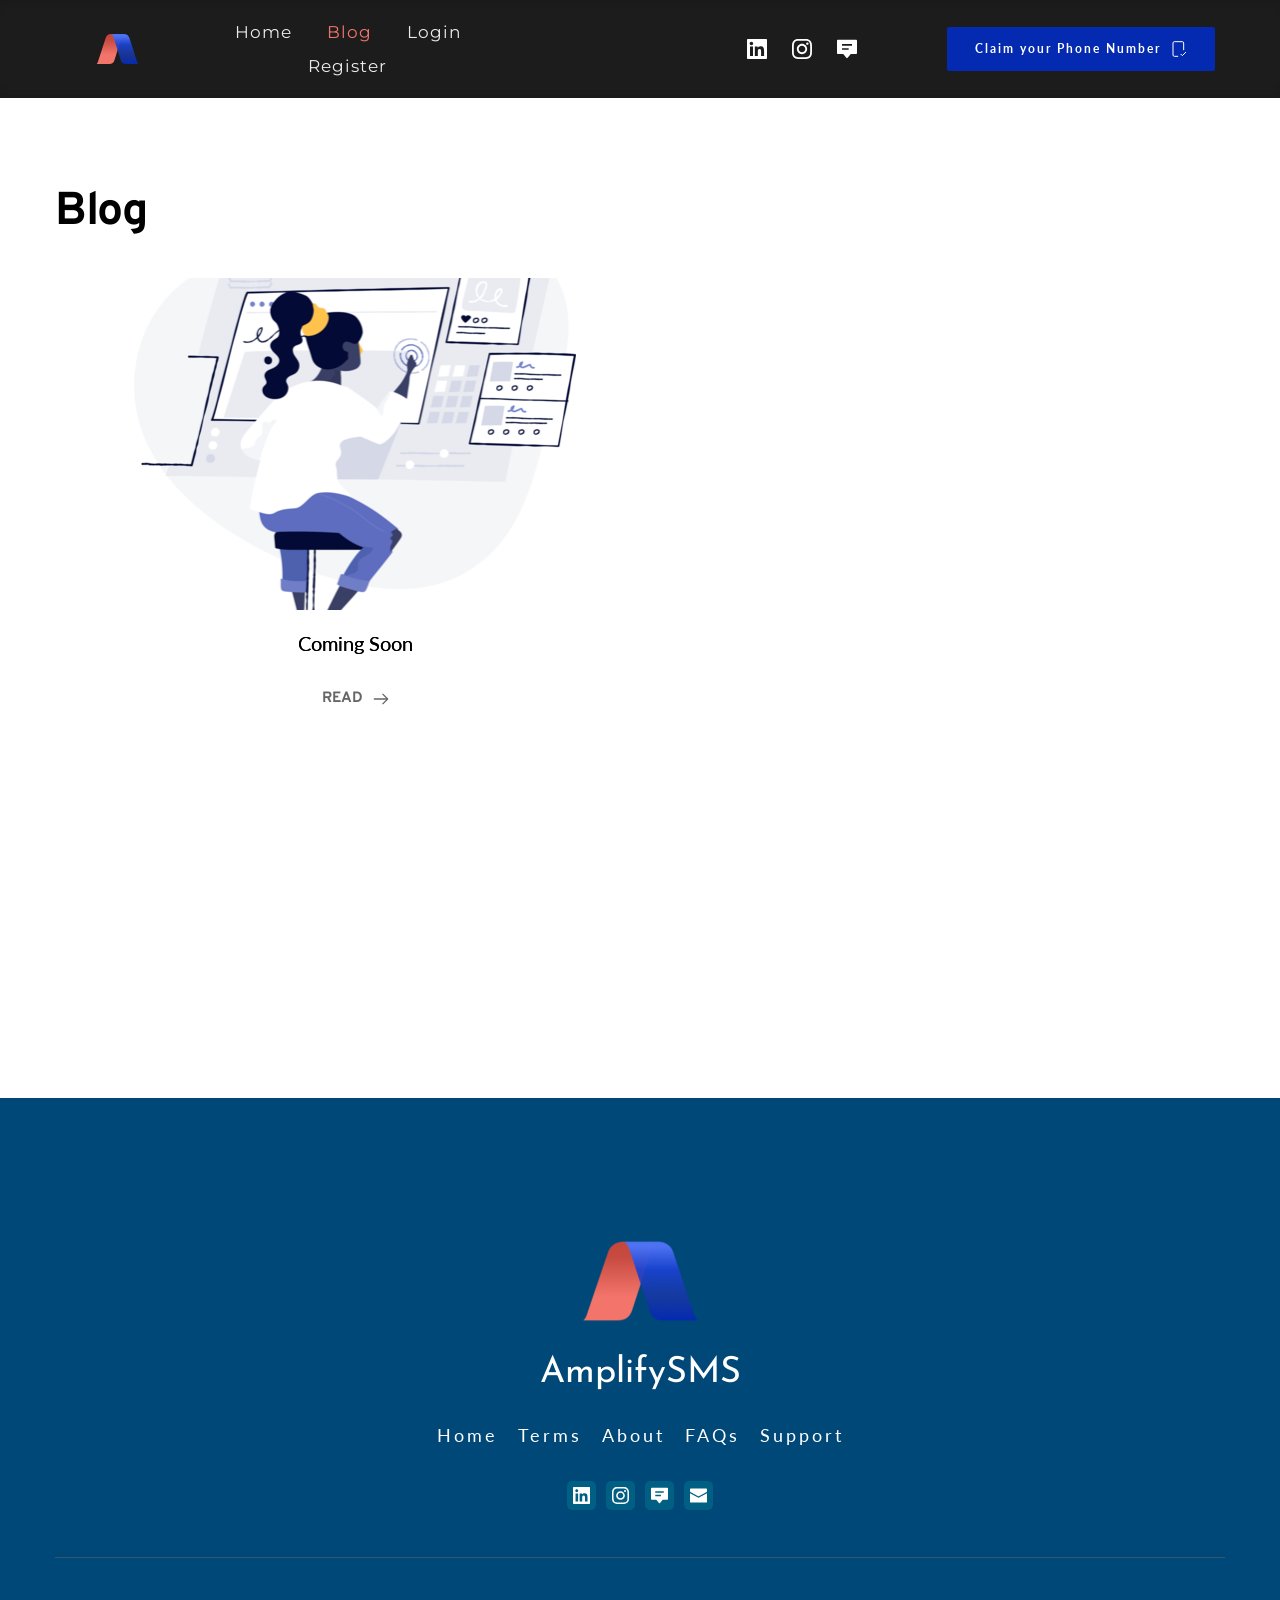
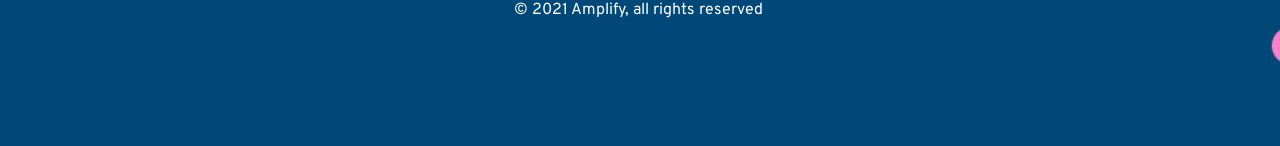
<file: blog.html>
<!DOCTYPE html><html lang="en"><head><meta charset="utf-8"><link rel="icon" href="assets/img/89225a29410c503cbb16b1923fcf8351.png" sizes="32x32"/><link rel="icon" href="assets/img/83df09097231836f12a9e2458049f5ec.png" sizes="192x192"/><link rel="apple-touch-icon-precomposed" href="assets/img/27fc328ee1479f2be568e5429c3ec868.png"/><title>Blog | AmplifySMS - Business Text Messaging</title><meta name="description" content="AmplifySMS blog section"><meta property="og:title" content="AmplifySMS - A Premier Text Message Platform for Businesses"><meta property="og:description" content="Your communications are only reaching your customers 30% of the time. At AmplifySMS, we create a messaging platform that will get you to 98%. When your messages are seen, your business can grow in the ways you intended."><meta property="og:image" content="assets/img/58ce424ce860a916cf5d7ac049ccae62.png"><meta property="og:url" content="https://main--amplifysms-2021.netlify.app/blog"><meta content="summary_large_image" name="twitter:card"><!-- ASSETS --><meta name="viewport" content="width=device-width, initial-scale=1"><link class="brz-link brz-link-google-prefetch" rel="dns-prefetch" href="//ajax.googleapis.com"><link class="brz-link brz-link-google-prefetch" rel="dns-prefetch" href="//fonts.googleapis.com"><link class="brz-link brz-link-google-preconnect" rel="preconnect" href="https://fonts.gstatic.com/" crossorigin><link class="brz-link brz-link-cdn-preconnect" rel="preconnect" href="https://brizy.b-cdn.net/" crossorigin><link href="https://fonts.googleapis.com/css?family=Montserrat:100,100italic,200,200italic,300,300italic,regular,italic,500,500italic,600,600italic,700,700italic,800,800italic,900,900italic|Lato:100,100italic,300,300italic,regular,italic,700,700italic,900,900italic|Josefin Sans:100,200,300,regular,500,600,700,100italic,200italic,300italic,italic,500italic,600italic,700italic|Noto Serif:regular,italic,700,700italic|Overpass:100,100italic,200,200italic,300,300italic,regular,italic,600,600italic,700,700italic,800,800italic,900,900italic&subset=arabic,bengali,cyrillic,cyrillic-ext,devanagari,greek,greek-ext,gujarati,hebrew,khmer,korean,latin-ext,tamil,telugu,thai,vietnamese&display=swap" class="brz-link brz-link-google" type="text/css" rel="stylesheet"/><link href="assets/d6db8a320622f3b34c2d1a4849ed56fa.css" class="brz-link brz-link-preview-lib" rel="stylesheet" data-group="group-1_3"/><link href="assets/d5e006e4a21ac9479a46de130c46060f.css" class="brz-link brz-link-preview-lib-pro" rel="stylesheet" data-group="group-2"/><link href="assets/873f43b753942fe59ecc57ffe7fa7a0f.css" class="brz-link brz-link-preview-pro" rel="stylesheet"/><style class="brz-style">.brz .css-1t9iimb, .brz [data-css-1t9iimb] {color: rgba(255,255,255,1);border-color: rgba(35,157,219,0);background-color: rgba(189,225,244,0);background-image: none;border-width: 0;border-style: solid;width: 20px;height: 20px;font-size: 20px;padding: 0px;border-radius: 0;stroke-width: 0;transition: all .5s ease-in-out;transition-property: background,border-radius,color,border-color,box-shadow;-webkit-transition: all .5s ease-in-out;-moz-transition: all .5s ease-in-out;-webkit-transition-property: background,border-radius,color,border-color,box-shadow;-moz-transition-property: background,border-radius,color,border-color,box-shadow;}
@media (min-width: 991px) {.brz .css-1t9iimb:hover, .brz [data-css-1t9iimb]:hover {color: rgba(245,212,209,1);border-color: rgba(35,157,219,0);background-color: rgba(189,225,244,0);background-image: none;}}
@media (max-width: 991px) {.brz .css-1t9iimb, .brz [data-css-1t9iimb] {width: 18px;height: 18px;font-size: 18px;padding: 0px;border-radius: 0px;stroke-width: 0;}}
@media (max-width: 767px) {.brz .css-1t9iimb, .brz [data-css-1t9iimb] {width: 18px;height: 18px;font-size: 18px;padding: 0px;border-radius: 0px;stroke-width: 0;}}
.brz .css-j3dazs, .brz [data-css-j3dazs] {color: rgba(255,255,255,1);border-color: rgba(35,157,219,0);background-color: rgba(5,202,182,.18);background-image: none;border-width: 0;border-style: solid;width: 29px;height: 29px;font-size: 17px;padding: 6px;border-radius: 5px;stroke-width: 0;transition: all .5s ease-in-out;transition-property: background,border-radius,color,border-color,box-shadow;-webkit-transition: all .5s ease-in-out;-moz-transition: all .5s ease-in-out;-webkit-transition-property: background,border-radius,color,border-color,box-shadow;-moz-transition-property: background,border-radius,color,border-color,box-shadow;}
@media (min-width: 991px) {.brz .css-j3dazs:hover, .brz [data-css-j3dazs]:hover {color: rgba(242,116,106,.8);border-color: rgba(35,157,219,1);background-color: rgba(5,202,182,.18);background-image: none;}}
@media (max-width: 991px) {.brz .css-j3dazs, .brz [data-css-j3dazs] {width: 29px;height: 29px;font-size: 17px;padding: 6px;border-radius: 5px;stroke-width: 0;}}
@media (max-width: 767px) {.brz .css-j3dazs, .brz [data-css-j3dazs] {width: 29px;height: 29px;font-size: 17px;padding: 6px;border-radius: 5px;stroke-width: 0;}}
.brz .css-12kqdif, .brz [data-css-12kqdif] {color: rgba(255,255,255,1);border-color: rgba(35,157,219,0);background-color: rgba(5,202,182,.18);background-image: none;border-width: 0;border-style: solid;width: 29px;height: 29px;font-size: 17px;padding: 6px;border-radius: 5px;stroke-width: 0;transition: all .5s ease-in-out;transition-property: background,border-radius,color,border-color,box-shadow;-webkit-transition: all .5s ease-in-out;-moz-transition: all .5s ease-in-out;-webkit-transition-property: background,border-radius,color,border-color,box-shadow;-moz-transition-property: background,border-radius,color,border-color,box-shadow;}
@media (min-width: 991px) {.brz .css-12kqdif:hover, .brz [data-css-12kqdif]:hover {color: rgba(161,112,217,1);border-color: rgba(35,157,219,1);background-color: rgba(5,202,182,.18);background-image: none;}}
@media (max-width: 991px) {.brz .css-12kqdif, .brz [data-css-12kqdif] {width: 29px;height: 29px;font-size: 17px;padding: 6px;border-radius: 5px;stroke-width: 0;}}
@media (max-width: 767px) {.brz .css-12kqdif, .brz [data-css-12kqdif] {width: 29px;height: 29px;font-size: 17px;padding: 6px;border-radius: 5px;stroke-width: 0;}}</style><style class="brz-style">@media (min-width:991px) {.brz .brz-css-xzoeu {display: block;}}
@media (max-width:991px) and (min-width:768px) {.brz .brz-css-xzoeu {display: block;}}
@media (max-width:767px) {.brz .brz-css-xzoeu {display: block;}}
.brz .brz-css-azzkk {padding: 75px 0px 75px 0px;margin: 0;}
.brz .brz-css-azzkk > .brz-bg {border: 0px solid rgba(102,115,141,0);border-radius: 0;}
.brz .brz-css-azzkk > .brz-bg > .brz-bg-image {background-image: none;}
.brz .brz-css-azzkk > .brz-bg > .brz-bg-image:after {content: "";background-image: none;}
.brz .brz-css-azzkk > .brz-bg > .brz-bg-color {background-color: rgba(0,0,0,0);background-image: none;}
.brz .brz-css-azzkk > .brz-bg > .brz-bg-shape__top {background-image: none;background-size: 100% 100px;height: 100px;transform: rotateX(0deg) rotateY(0deg);z-index: auto;}
.brz .brz-css-azzkk > .brz-bg > .brz-bg-shape__bottom {background-image: none;background-size: 100% 100px;height: 100px;transform: rotateX(-180deg) rotateY(-180deg);z-index: auto;}
@media (max-width:991px) and (min-width:768px) {.brz .brz-css-azzkk {padding: 50px 15px 50px 15px;margin: 0;}
	.brz .brz-css-azzkk > .brz-bg {border: 0px solid rgba(102,115,141,0);border-radius: 0;}
	.brz .brz-css-azzkk > .brz-bg > .brz-bg-image {background-image: none;}
	.brz .brz-css-azzkk > .brz-bg > .brz-bg-image:after {content: "";background-image: none;}
	.brz .brz-css-azzkk > .brz-bg > .brz-bg-color {background-color: rgba(0,0,0,0);background-image: none;}
	.brz .brz-css-azzkk > .brz-bg > .brz-bg-shape__top {background-image: none;background-size: 100% 100px;height: 100px;transform: rotateX(0deg) rotateY(0deg);z-index: auto;}
	.brz .brz-css-azzkk > .brz-bg > .brz-bg-shape__bottom {background-image: none;background-size: 100% 100px;height: 100px;transform: rotateX(-180deg) rotateY(-180deg);z-index: auto;}}
@media (max-width:767px) {.brz .brz-css-azzkk {padding: 25px 15px 25px 15px;margin: 0;}
	.brz .brz-css-azzkk > .brz-bg {border: 0px solid rgba(102,115,141,0);border-radius: 0;}
	.brz .brz-css-azzkk > .brz-bg > .brz-bg-image {background-image: none;}
	.brz .brz-css-azzkk > .brz-bg > .brz-bg-image:after {content: "";background-image: none;}
	.brz .brz-css-azzkk > .brz-bg > .brz-bg-color {background-color: rgba(0,0,0,0);background-image: none;}
	.brz .brz-css-azzkk > .brz-bg > .brz-bg-shape__top {background-image: none;background-size: 100% 100px;height: 100px;transform: rotateX(0deg) rotateY(0deg);z-index: auto;}
	.brz .brz-css-azzkk > .brz-bg > .brz-bg-shape__bottom {background-image: none;background-size: 100% 100px;height: 100px;transform: rotateX(-180deg) rotateY(-180deg);z-index: auto;}}
.brz .brz-css-ijssu {border: 0px solid transparent;}
@media (min-width:991px) {.brz .brz-css-ijssu {max-width: calc(1 * var(--brz-section-container-max-width,1170px));}}
@media (max-width:991px) and (min-width:768px) {.brz .brz-css-ijssu {border: 0px solid transparent;}}
@media (max-width:991px) and (min-width:768px) {.brz .brz-css-ijssu {max-width: 100%;}}
@media (max-width:767px) {.brz .brz-css-ijssu {border: 0px solid transparent;}}
@media (max-width:767px) {.brz .brz-css-ijssu {max-width: 100%;}}
.brz .brz-css-yahfi {margin: 0;z-index: auto;align-items: flex-start;}
.brz .brz-css-yahfi > .brz-bg {border: 0px solid rgba(102,115,141,0);border-radius: 0;max-width: 100%;}
.brz .brz-css-yahfi > .brz-bg > .brz-bg-image {background-image: none;display: block;}
.brz .brz-css-yahfi > .brz-bg > .brz-bg-image:after {content: "";background-image: none;}
.brz .brz-css-yahfi > .brz-bg > .brz-bg-color {background-color: rgba(0,0,0,0);background-image: none;}
.brz .brz-css-yahfi > .brz-bg > .brz-bg-map {display: none;}
.brz .brz-css-yahfi > .brz-bg > .brz-bg-video {display: none;}
.brz .brz-css-yahfi > .brz-row {border: 0px solid transparent;}
@media (min-width:991px) {.brz .brz-css-yahfi {min-height: auto;display: flex;}
	.brz .brz-css-yahfi > .brz-bg {transition-duration: .5s;transition-property: filter,box-shadow,background,border-radius,border-color;}
	.brz .brz-css-yahfi > .brz-bg > .brz-bg-image {transition-duration: .5s;transition-property: filter,box-shadow,background,border-radius,border-color;}
	.brz .brz-css-yahfi > .brz-bg > .brz-bg-color {transition-duration: .5s;transition-property: filter,box-shadow,background,border-radius,border-color;}
	.brz .brz-css-yahfi > .brz-bg > .brz-bg-video {transition-duration: .5s;transition-property: filter,box-shadow,background,border-radius,border-color;}
	.brz .brz-css-yahfi > .brz-row {transition-duration: .5s;transition-property: filter,box-shadow,background,border-radius,border-color;}}
@media (max-width:991px) and (min-width:768px) {.brz .brz-css-yahfi {margin: 0;z-index: auto;align-items: flex-start;}
	.brz .brz-css-yahfi > .brz-bg {border: 0px solid rgba(102,115,141,0);border-radius: 0;max-width: 100%;}
	.brz .brz-css-yahfi > .brz-bg > .brz-bg-image {background-image: none;display: block;}
	.brz .brz-css-yahfi > .brz-bg > .brz-bg-image:after {content: "";background-image: none;}
	.brz .brz-css-yahfi > .brz-bg > .brz-bg-color {background-color: rgba(0,0,0,0);background-image: none;}
	.brz .brz-css-yahfi > .brz-bg > .brz-bg-map {display: none;}
	.brz .brz-css-yahfi > .brz-bg > .brz-bg-video {display: none;}
	.brz .brz-css-yahfi > .brz-row {border: 0px solid transparent;}}
@media (max-width:991px) and (min-width:768px) {.brz .brz-css-yahfi {min-height: auto;display: flex;}
	.brz .brz-css-yahfi > .brz-bg {transition-duration: .5s;transition-property: filter,box-shadow,background,border-radius,border-color;}
	.brz .brz-css-yahfi > .brz-bg > .brz-bg-image {transition-duration: .5s;transition-property: filter,box-shadow,background,border-radius,border-color;}
	.brz .brz-css-yahfi > .brz-bg > .brz-bg-color {transition-duration: .5s;transition-property: filter,box-shadow,background,border-radius,border-color;}
	.brz .brz-css-yahfi > .brz-bg > .brz-bg-video {transition-duration: .5s;transition-property: filter,box-shadow,background,border-radius,border-color;}
	.brz .brz-css-yahfi > .brz-row {flex-direction: row;flex-wrap: wrap;justify-content: flex-start;transition-duration: .5s;transition-property: filter,box-shadow,background,border-radius,border-color;}}
@media (max-width:767px) {.brz .brz-css-yahfi {margin: 0;z-index: auto;align-items: flex-start;}
	.brz .brz-css-yahfi > .brz-bg {border: 0px solid rgba(102,115,141,0);border-radius: 0;max-width: 100%;}
	.brz .brz-css-yahfi > .brz-bg > .brz-bg-image {background-image: none;display: block;}
	.brz .brz-css-yahfi > .brz-bg > .brz-bg-image:after {content: "";background-image: none;}
	.brz .brz-css-yahfi > .brz-bg > .brz-bg-color {background-color: rgba(0,0,0,0);background-image: none;}
	.brz .brz-css-yahfi > .brz-bg > .brz-bg-map {display: none;}
	.brz .brz-css-yahfi > .brz-bg > .brz-bg-video {display: none;}
	.brz .brz-css-yahfi > .brz-row {border: 0px solid transparent;}}
@media (max-width:767px) {.brz .brz-css-yahfi {min-height: auto;display: flex;}
	.brz .brz-css-yahfi > .brz-bg {transition-duration: .5s;transition-property: filter,box-shadow,background,border-radius,border-color;}
	.brz .brz-css-yahfi > .brz-bg > .brz-bg-image {transition-duration: .5s;transition-property: filter,box-shadow,background,border-radius,border-color;}
	.brz .brz-css-yahfi > .brz-bg > .brz-bg-color {transition-duration: .5s;transition-property: filter,box-shadow,background,border-radius,border-color;}
	.brz .brz-css-yahfi > .brz-bg > .brz-bg-video {transition-duration: .5s;transition-property: filter,box-shadow,background,border-radius,border-color;}
	.brz .brz-css-yahfi > .brz-row {flex-direction: row;flex-wrap: wrap;justify-content: flex-start;transition-duration: .5s;transition-property: filter,box-shadow,background,border-radius,border-color;}}
.brz .brz-css-jkwat {padding: 10px;max-width: 100%;}
@media (max-width:991px) and (min-width:768px) {.brz .brz-css-jkwat {padding: 0;max-width: 100%;}}
@media (max-width:767px) {.brz .brz-css-jkwat {padding: 0;max-width: 100%;}}
.brz .brz-css-wbvae {z-index: auto;flex: 1 1 50%;max-width: 50%;justify-content: flex-start;}
.brz .brz-css-wbvae > .brz-bg {border: 0px solid rgba(102,115,141,0);border-radius: 0;margin: 0;}
.brz .brz-css-wbvae > .brz-bg > .brz-bg-image {background-image: none;}
.brz .brz-css-wbvae > .brz-bg > .brz-bg-image:after {content: "";background-image: none;}
.brz .brz-css-wbvae > .brz-bg > .brz-bg-color {background-color: rgba(0,0,0,0);background-image: none;}
@media (min-width:991px) {.brz .brz-css-wbvae > .brz-bg {transition-duration: .5s;transition-property: filter,box-shadow,background,border-radius,border-color;}
	.brz .brz-css-wbvae > .brz-bg > .brz-bg-image {transition-duration: .5s;transition-property: filter,box-shadow,background,border-radius,border-color;}
	.brz .brz-css-wbvae > .brz-bg > .brz-bg-color {transition-duration: .5s;transition-property: filter,box-shadow,background,border-radius,border-color;}}
@media (max-width:991px) and (min-width:768px) {.brz .brz-css-wbvae {z-index: auto;flex: 1 1 50%;max-width: 50%;justify-content: flex-start;}
	.brz .brz-css-wbvae > .brz-bg {border: 0px solid rgba(102,115,141,0);border-radius: 0;margin: 0;}
	.brz .brz-css-wbvae > .brz-bg > .brz-bg-image {background-image: none;}
	.brz .brz-css-wbvae > .brz-bg > .brz-bg-image:after {content: "";background-image: none;}
	.brz .brz-css-wbvae > .brz-bg > .brz-bg-color {background-color: rgba(0,0,0,0);background-image: none;}}
@media (max-width:991px) and (min-width:768px) {.brz .brz-css-wbvae > .brz-bg {transition-duration: .5s;transition-property: filter,box-shadow,background,border-radius,border-color;}
	.brz .brz-css-wbvae > .brz-bg > .brz-bg-image {transition-duration: .5s;transition-property: filter,box-shadow,background,border-radius,border-color;}
	.brz .brz-css-wbvae > .brz-bg > .brz-bg-color {transition-duration: .5s;transition-property: filter,box-shadow,background,border-radius,border-color;}}
@media (max-width:767px) {.brz .brz-css-wbvae {z-index: auto;flex: 1 1 100%;max-width: 100%;justify-content: flex-start;}
	.brz .brz-css-wbvae > .brz-bg {border: 0px solid rgba(102,115,141,0);border-radius: 0;margin: 10px 0px 10px 0px;}
	.brz .brz-css-wbvae > .brz-bg > .brz-bg-image {background-image: none;}
	.brz .brz-css-wbvae > .brz-bg > .brz-bg-image:after {content: "";background-image: none;}
	.brz .brz-css-wbvae > .brz-bg > .brz-bg-color {background-color: rgba(0,0,0,0);background-image: none;}}
@media (max-width:767px) {.brz .brz-css-wbvae > .brz-bg {transition-duration: .5s;transition-property: filter,box-shadow,background,border-radius,border-color;}
	.brz .brz-css-wbvae > .brz-bg > .brz-bg-image {transition-duration: .5s;transition-property: filter,box-shadow,background,border-radius,border-color;}
	.brz .brz-css-wbvae > .brz-bg > .brz-bg-color {transition-duration: .5s;transition-property: filter,box-shadow,background,border-radius,border-color;}}
.brz .brz-css-bluzm {z-index: auto;margin: 0;border: 0px solid transparent;padding: 5px 15px 5px 15px;}
@media (min-width:991px) {.brz .brz-css-bluzm {display: flex;transition-duration: .5s;transition-property: filter,box-shadow,background,border-radius,border-color;}}
@media (max-width:991px) and (min-width:768px) {.brz .brz-css-bluzm {z-index: auto;margin: 0;border: 0px solid transparent;padding: 5px 15px 5px 15px;}}
@media (max-width:991px) and (min-width:768px) {.brz .brz-css-bluzm {display: flex;transition-duration: .5s;transition-property: filter,box-shadow,background,border-radius,border-color;}}
@media (max-width:767px) {.brz .brz-css-bluzm {z-index: auto;margin: 10px 0px 10px 0px;border: 0px solid transparent;padding: 0;}}
@media (max-width:767px) {.brz .brz-css-bluzm {display: flex;transition-duration: .5s;transition-property: filter,box-shadow,background,border-radius,border-color;}}
.brz .brz-css-ccwke {padding: 0;margin: 10px 0px 10px 0px;justify-content: center;position: relative;}
@media (min-width:991px) {.brz .brz-css-ccwke {display: flex;z-index: auto;position: relative;}}
@media (max-width:991px) and (min-width:768px) {.brz .brz-css-ccwke {padding: 0;margin: 10px 0px 10px 0px;justify-content: center;position: relative;}}
@media (max-width:991px) and (min-width:768px) {.brz .brz-css-ccwke {display: flex;z-index: auto;position: relative;}}
@media (max-width:767px) {.brz .brz-css-ccwke {padding: 0;margin: 10px 0px 10px 0px;justify-content: center;position: relative;}}
@media (max-width:767px) {.brz .brz-css-ccwke {display: flex;z-index: auto;position: relative;}}
.brz .brz-css-oprgf {max-width: 46%;height: auto;border: 0px solid rgba(102,115,141,0);border-radius: 0;}
@media (min-width:991px) {.brz .brz-css-oprgf {transition-duration: .5s;transition-property: border,box-shadow,filter;}
	.brz .brz-css-oprgf:after {transition-duration: .5s;transition-property: border,box-shadow,filter;}
	.brz .brz-css-oprgf .brz-picture {transition-duration: .5s;transition-property: border,box-shadow,filter;}}
@media (max-width:991px) and (min-width:768px) {.brz .brz-css-oprgf {max-width: 58%;height: auto;border: 0px solid rgba(102,115,141,0);border-radius: 0;}}
@media (max-width:991px) and (min-width:768px) {.brz .brz-css-oprgf {transition-duration: .5s;transition-property: border,box-shadow,filter;}
	.brz .brz-css-oprgf:after {transition-duration: .5s;transition-property: border,box-shadow,filter;}
	.brz .brz-css-oprgf .brz-picture {transition-duration: .5s;transition-property: border,box-shadow,filter;}}
@media (max-width:767px) {.brz .brz-css-oprgf {max-width: 57%;height: auto;border: 0px solid rgba(102,115,141,0);border-radius: 0;}}
@media (max-width:767px) {.brz .brz-css-oprgf {transition-duration: .5s;transition-property: border,box-shadow,filter;}
	.brz .brz-css-oprgf:after {transition-duration: .5s;transition-property: border,box-shadow,filter;}
	.brz .brz-css-oprgf .brz-picture {transition-duration: .5s;transition-property: border,box-shadow,filter;}}
.brz .brz-css-iemeu {padding-top: 98.9956%;}
@media (max-width:991px) and (min-width:768px) {.brz .brz-css-iemeu {padding-top: 99.9484%;}}
@media (max-width:767px) {.brz .brz-css-iemeu {padding-top: 97.6782%;}}
@media (min-width:991px) {.brz .brz-css-vmzjg .brz-mm-menu__icon {display: none;font-size: 18px;color: rgba(51,51,51,1);}
	.brz .brz-css-vmzjg .brz-menu {display: flex;}}
@media (max-width:991px) and (min-width:768px) {.brz .brz-css-vmzjg .brz-mm-menu__icon {display: flex;font-size: 18px;color: rgba(51,51,51,1);}
	.brz .brz-css-vmzjg .brz-menu {display: none;}}
@media (max-width:767px) {.brz .brz-css-vmzjg .brz-mm-menu__icon {display: flex;font-size: 18px;color: rgba(51,51,51,1);}
	.brz .brz-css-vmzjg .brz-menu {display: none;}}
.brz .brz-css-gotje {font-family: Overpass,sans-serif;color: rgba(0,0,0,1);}
.brz .brz-css-gotje .brz-menu__ul:not(.brz-mm-listview) {display: flex;flex-wrap: wrap;justify-content: inherit;align-items: center;max-width: none;margin: 0px -5px 0px -5px;}
.brz .brz-css-gotje .brz-menu__ul > .brz-menu__item > .brz-a {flex-flow: row nowrap;}
.brz .brz-css-gotje .brz-menu__ul > .brz-menu__item > .brz-a {color: rgba(0,0,0,1);background-color: rgba(255,255,255,0);padding: 0px 5px 0px 5px;}
.brz .brz-css-gotje .brz-menu__ul > .brz-menu__item.brz-menu__item--opened > .brz-a {color: rgba(0,0,0,1);background-color: rgba(255,255,255,0);}
.brz .brz-css-gotje .brz-menu__ul > .brz-menu__item.brz-menu__item--opened {color: rgba(0,0,0,1);background-color: rgba(255,255,255,0);border: 0px solid rgba(85,85,85,1);}
.brz .brz-css-gotje .brz-menu__ul > .brz-menu__item.brz-menu__item--current {color: rgba(0,0,0,1);background-color: rgba(255,255,255,0);border: 0px solid rgba(85,85,85,1);}
.brz .brz-css-gotje .brz-menu__ul > .brz-menu__item.brz-menu__item--current > .brz-a {color: rgba(0,0,0,1);background-color: rgba(255,255,255,0);}
.brz .brz-css-gotje .brz-menu__item__icon {margin: 0 15px 0 0;}
.brz .brz-css-gotje .brz-menu__ul > .brz-menu__item {background-color: transparent;border: 0px solid rgba(85,85,85,1);}
.brz .brz-css-gotje .brz-mm-menu__item {font-family: Overpass,sans-serif;color: rgba(255,255,255,1);border-color: rgba(85,85,85,1);}
.brz nav.brz-mm-menu.brz-css-gotje {background-color: rgba(51,51,51,1);}
.brz .brz-css-gotje.brz-mm-menu .brz-mm-menu__item .brz-mm-listitem__text {padding: 10px 20px 10px 20px;flex-flow: row nowrap;}
.brz .brz-css-gotje .brz-mm-menu__item:hover > .brz-mm-listitem__text {color: rgba(255,255,255,1);}
.brz .brz-css-gotje .brz-mm-navbar {color: rgba(255,255,255,1);}
.brz .brz-css-gotje .brz-mm-menu__item.brz-mm-listitem_opened {color: rgba(255,255,255,1);}
.brz .brz-css-gotje.brz-mm-menu.brz-mm-menu_theme-dark .brz-mm-panels, .brz .brz-css-gotje .brz-mm-panels > .brz-mm-panel {background-color: rgba(51,51,51,1);}
.brz .brz-css-gotje.brz-mm-menu.brz-mm-menu_theme-dark .brz-mm-navbar.brz-mm-listitem .brz-mm-listitem_opened > .brz-mm-listitem__text:after {border-color: rgba(85,85,85,1);}
.brz .brz-css-gotje .brz-mm-listitem {border-color: rgba(85,85,85,1);}
.brz .brz-css-gotje .brz-mm-menu__item.brz-mm-menu__item--current {color: rgba(255,255,255,1);}
.brz .brz-css-gotje .brz-mm-menu__item.brz-mm-menu__item--current:hover > .brz-mm-listitem__text {color: rgba(255,255,255,1);}
.brz .brz-css-gotje .brz-menu__sub-menu {font-family: Overpass,sans-serif;color: rgba(255,255,255,1);border-radius: 0;}
.brz .brz-css-gotje .brz-menu__sub-menu .brz-a {flex-flow: row nowrap;}
.brz .brz-css-gotje .brz-menu__sub-menu .brz-a:hover {color: rgba(255,255,255,1);}
.brz .brz-css-gotje .brz-menu__sub-item__icon {margin: 0 15px 0 0;font-size: 12px;}
.brz .brz-css-gotje .brz-menu__dropdown > .brz-menu__item.brz-menu__item--current > .brz-a {color: rgba(255,255,255,1);}
.brz .brz-css-gotje .brz-menu__dropdown > .brz-menu__item.brz-menu__item--current {background-color: rgba(51,51,51,1);}
.brz .brz-css-gotje .brz-menu__dropdown > .brz-menu__item.brz-menu__item--current:hover {background-color: rgba(51,51,51,1);}
.brz .brz-css-gotje .brz-menu__item-dropdown .brz-menu__item {background-color: rgba(51,51,51,1);}
.brz .brz-css-gotje .brz-menu__item-dropdown .brz-menu__item:hover {background-color: rgba(51,51,51,1);}
.brz .brz-css-gotje .brz-menu__dropdown .brz-menu__item-dropdown .brz-a:after {border-color: rgba(255,255,255,1);}
.brz .brz-css-gotje .brz-menu__dropdown > .brz-menu__item {border-bottom: 1px solid rgba(85,85,85,1);}
@media (min-width:991px) {.brz .brz-css-gotje {font-size: 15px;font-weight: 700;line-height: 1.6;letter-spacing: 0px;}
	.brz .brz-css-gotje .brz-menu__item__icon {font-size: 12px;}
	.brz .brz-css-gotje .brz-menu__ul > .brz-menu__item {padding-top: 0px;padding-bottom: 0px;margin-right: 5px;margin-left: 5px;}
	.brz .brz-css-gotje .brz-mm-menu__item {font-size: 15px;font-weight: 700;line-height: 1.6;letter-spacing: 0px;}
	.brz .brz-css-gotje .brz-mm-menu__item .brz-a {justify-content: flex-start;}
	.brz .brz-css-gotje .brz-mm-menu__item__icon {margin: 0 15px 0 0;font-size: 12px;}
	.brz .brz-css-gotje .brz-mm-navbar {font-family: Overpass,sans-serif;font-size: 15px;font-weight: 700;line-height: 1.6;letter-spacing: 0px;border-color: rgba(85,85,85,1);}
	.brz .brz-css-gotje.brz-mm-menu .brz-mm-listitem_vertical .brz-mm-btn_next {height: calc(24px + 10px + 10px);padding-right: 20px;}
	.brz .brz-css-gotje .brz-menu__sub-menu {font-size: 15px;font-weight: 700;line-height: 1.6;letter-spacing: 0px;}
	.brz .brz-css-gotje .brz-menu__dropdown {position: absolute;top: 0;width: 305px;}
	.brz .brz-css-gotje .brz-menu__dropdown-left {left: calc(100% + 5px);}
	.brz .brz-css-gotje .brz-menu__dropdown-right {right: calc(100% + 5px);}
	.brz .brz-css-gotje .brz-menu__dropdown-left:before {left: -5px;}
	.brz .brz-css-gotje .brz-menu__dropdown-right:before {right: -5px;}
	.brz .brz-css-gotje > .brz-menu__ul > .brz-menu__item-dropdown > .brz-menu__dropdown {top: calc(100% + 5px);width: 300px;}
	.brz .brz-css-gotje > .brz-menu__ul > .brz-menu__item-dropdown > .brz-menu__dropdown-left {left: 0;}
	.brz .brz-css-gotje > .brz-menu__ul > .brz-menu__item-dropdown > .brz-menu__dropdown-right {right: 0;}
	.brz .brz-css-gotje > .brz-menu__ul > .brz-menu__item-dropdown > .brz-menu__dropdown-left:before {top: -5px;left: 0;}
	.brz .brz-css-gotje > .brz-menu__ul > .brz-menu__item-dropdown > .brz-menu__dropdown-right:before {top: -5px;right: 0;}
	.brz .brz-css-gotje .brz-mega-menu__dropdown {display: none;}}
@media (max-width:991px) and (min-width:768px) {.brz .brz-css-gotje {font-family: Overpass,sans-serif;color: rgba(0,0,0,1);}
	.brz .brz-css-gotje .brz-menu__ul:not(.brz-mm-listview) {display: flex;flex-wrap: wrap;justify-content: inherit;align-items: center;max-width: none;margin: 0px -5px 0px -5px;}
	.brz .brz-css-gotje .brz-menu__ul > .brz-menu__item > .brz-a {flex-flow: row nowrap;}
	.brz .brz-css-gotje .brz-menu__ul > .brz-menu__item > .brz-a {color: rgba(0,0,0,1);background-color: rgba(255,255,255,0);padding: 0px 5px 0px 5px;}
	.brz .brz-css-gotje .brz-menu__ul > .brz-menu__item.brz-menu__item--opened > .brz-a {color: rgba(0,0,0,1);background-color: rgba(255,255,255,0);}
	.brz .brz-css-gotje .brz-menu__ul > .brz-menu__item.brz-menu__item--opened {color: rgba(0,0,0,1);background-color: rgba(255,255,255,0);border: 0px solid rgba(85,85,85,1);}
	.brz .brz-css-gotje .brz-menu__ul > .brz-menu__item.brz-menu__item--current {color: rgba(0,0,0,1);background-color: rgba(255,255,255,0);border: 0px solid rgba(85,85,85,1);}
	.brz .brz-css-gotje .brz-menu__ul > .brz-menu__item.brz-menu__item--current > .brz-a {color: rgba(0,0,0,1);background-color: rgba(255,255,255,0);}
	.brz .brz-css-gotje .brz-menu__item__icon {margin: 0 15px 0 0;}
	.brz .brz-css-gotje .brz-menu__ul > .brz-menu__item {background-color: transparent;border: 0px solid rgba(85,85,85,1);}
	.brz .brz-css-gotje .brz-mm-menu__item {font-family: Overpass,sans-serif;color: rgba(255,255,255,1);border-color: rgba(85,85,85,1);}
	.brz nav.brz-mm-menu.brz-css-gotje {background-color: rgba(51,51,51,1);}
	.brz .brz-css-gotje.brz-mm-menu .brz-mm-menu__item .brz-mm-listitem__text {padding: 10px 20px 10px 20px;flex-flow: row nowrap;}
	.brz .brz-css-gotje .brz-mm-menu__item:hover > .brz-mm-listitem__text {color: rgba(255,255,255,1);}
	.brz .brz-css-gotje .brz-mm-navbar {color: rgba(255,255,255,1);}
	.brz .brz-css-gotje .brz-mm-menu__item.brz-mm-listitem_opened {color: rgba(255,255,255,1);}
	.brz .brz-css-gotje.brz-mm-menu.brz-mm-menu_theme-dark .brz-mm-panels, .brz .brz-css-gotje .brz-mm-panels > .brz-mm-panel {background-color: rgba(51,51,51,1);}
	.brz .brz-css-gotje.brz-mm-menu.brz-mm-menu_theme-dark .brz-mm-navbar.brz-mm-listitem .brz-mm-listitem_opened > .brz-mm-listitem__text:after {border-color: rgba(85,85,85,1);}
	.brz .brz-css-gotje .brz-mm-listitem {border-color: rgba(85,85,85,1);}
	.brz .brz-css-gotje .brz-mm-menu__item.brz-mm-menu__item--current {color: rgba(255,255,255,1);}
	.brz .brz-css-gotje .brz-mm-menu__item.brz-mm-menu__item--current:hover > .brz-mm-listitem__text {color: rgba(255,255,255,1);}
	.brz .brz-css-gotje .brz-menu__sub-menu {font-family: Overpass,sans-serif;color: rgba(255,255,255,1);border-radius: 0;}
	.brz .brz-css-gotje .brz-menu__sub-menu .brz-a {flex-flow: row nowrap;}
	.brz .brz-css-gotje .brz-menu__sub-menu .brz-a:hover {color: rgba(255,255,255,1);}
	.brz .brz-css-gotje .brz-menu__sub-item__icon {margin: 0 15px 0 0;font-size: 12px;}
	.brz .brz-css-gotje .brz-menu__dropdown > .brz-menu__item.brz-menu__item--current > .brz-a {color: rgba(255,255,255,1);}
	.brz .brz-css-gotje .brz-menu__dropdown > .brz-menu__item.brz-menu__item--current {background-color: rgba(51,51,51,1);}
	.brz .brz-css-gotje .brz-menu__dropdown > .brz-menu__item.brz-menu__item--current:hover {background-color: rgba(51,51,51,1);}
	.brz .brz-css-gotje .brz-menu__item-dropdown .brz-menu__item {background-color: rgba(51,51,51,1);}
	.brz .brz-css-gotje .brz-menu__item-dropdown .brz-menu__item:hover {background-color: rgba(51,51,51,1);}
	.brz .brz-css-gotje .brz-menu__dropdown .brz-menu__item-dropdown .brz-a:after {border-color: rgba(255,255,255,1);}
	.brz .brz-css-gotje .brz-menu__dropdown > .brz-menu__item {border-bottom: 1px solid rgba(85,85,85,1);}}
@media (max-width:991px) and (min-width:768px) {.brz .brz-css-gotje {font-size: 17px;font-weight: 700;line-height: 1.6;letter-spacing: 0px;}
	.brz .brz-css-gotje .brz-menu__item__icon {font-size: 12px;}
	.brz .brz-css-gotje .brz-menu__ul > .brz-menu__item {padding-top: 0px;padding-bottom: 0px;margin-right: 5px;margin-left: 5px;}
	.brz .brz-css-gotje .brz-mm-menu__item {font-size: 17px;font-weight: 700;line-height: 1.6;letter-spacing: 0px;}
	.brz .brz-css-gotje .brz-mm-menu__item .brz-a {justify-content: flex-start;}
	.brz .brz-css-gotje .brz-mm-menu__item__icon {margin: 0 15px 0 0;font-size: 12px;}
	.brz .brz-css-gotje .brz-mm-navbar {font-family: Overpass,sans-serif;font-size: 17px;font-weight: 700;line-height: 1.6;letter-spacing: 0px;border-color: rgba(85,85,85,1);}
	.brz .brz-css-gotje.brz-mm-menu .brz-mm-listitem_vertical .brz-mm-btn_next {height: calc(27.2px + 10px + 10px);padding-right: 20px;}
	.brz .brz-css-gotje .brz-menu__sub-menu {font-size: 17px;font-weight: 700;line-height: 1.6;letter-spacing: 0px;}
	.brz .brz-css-gotje .brz-menu__dropdown {position: absolute;top: 0;width: 305px;}
	.brz .brz-css-gotje > .brz-menu__ul > .brz-menu__item-dropdown > .brz-menu__dropdown {top: calc(100% + 5px);width: 300px;}
	.brz .brz-css-gotje > .brz-menu__ul > .brz-menu__item-dropdown > .brz-menu__dropdown-left {left: 0;}
	.brz .brz-css-gotje > .brz-menu__ul > .brz-menu__item-dropdown > .brz-menu__dropdown-right {right: 0;}
	.brz .brz-css-gotje > .brz-menu__ul > .brz-menu__item-dropdown > .brz-menu__dropdown-left:before {top: -5px;left: 0;}
	.brz .brz-css-gotje > .brz-menu__ul > .brz-menu__item-dropdown > .brz-menu__dropdown-right:before {top: -5px;right: 0;}
	.brz .brz-css-gotje .brz-menu__dropdown .brz-menu__item-dropdown > .brz-a:after {border-right-style: solid;border-left-style: none;}
	.brz .brz-css-gotje .brz-menu__dropdown .brz-menu__item-dropdown .brz-menu__dropdown {position: relative;top: auto;left: auto;transform: translate(0,0);height: 0;overflow: hidden;}
	.brz .brz-css-gotje .brz-menu__dropdown .brz-menu__item--opened > .brz-menu__dropdown {height: auto;width: 100%;left: auto;right: auto;}
	.brz .brz-css-gotje.brz-menu__preview .brz-menu__dropdown .brz-menu__item:hover > .brz-menu__sub-menu {height: auto;width: 100%;left: auto;right: auto;}
	.brz .brz-css-gotje .brz-mega-menu__dropdown {display: none;}}
@media (max-width:767px) {.brz .brz-css-gotje {font-family: Overpass,sans-serif;color: rgba(0,0,0,1);}
	.brz .brz-css-gotje .brz-menu__ul:not(.brz-mm-listview) {display: flex;flex-wrap: wrap;justify-content: inherit;align-items: center;max-width: none;margin: 0px -5px 0px -5px;}
	.brz .brz-css-gotje .brz-menu__ul > .brz-menu__item > .brz-a {flex-flow: row nowrap;}
	.brz .brz-css-gotje .brz-menu__ul > .brz-menu__item > .brz-a {color: rgba(0,0,0,1);background-color: rgba(255,255,255,0);padding: 0px 5px 0px 5px;}
	.brz .brz-css-gotje .brz-menu__ul > .brz-menu__item.brz-menu__item--opened > .brz-a {color: rgba(0,0,0,1);background-color: rgba(255,255,255,0);}
	.brz .brz-css-gotje .brz-menu__ul > .brz-menu__item.brz-menu__item--opened {color: rgba(0,0,0,1);background-color: rgba(255,255,255,0);border: 0px solid rgba(85,85,85,1);}
	.brz .brz-css-gotje .brz-menu__ul > .brz-menu__item.brz-menu__item--current {color: rgba(0,0,0,1);background-color: rgba(255,255,255,0);border: 0px solid rgba(85,85,85,1);}
	.brz .brz-css-gotje .brz-menu__ul > .brz-menu__item.brz-menu__item--current > .brz-a {color: rgba(0,0,0,1);background-color: rgba(255,255,255,0);}
	.brz .brz-css-gotje .brz-menu__item__icon {margin: 0 15px 0 0;}
	.brz .brz-css-gotje .brz-menu__ul > .brz-menu__item {background-color: transparent;border: 0px solid rgba(85,85,85,1);}
	.brz .brz-css-gotje .brz-mm-menu__item {font-family: Overpass,sans-serif;color: rgba(255,255,255,1);border-color: rgba(85,85,85,1);}
	.brz nav.brz-mm-menu.brz-css-gotje {background-color: rgba(51,51,51,1);}
	.brz .brz-css-gotje.brz-mm-menu .brz-mm-menu__item .brz-mm-listitem__text {padding: 10px 20px 10px 20px;flex-flow: row nowrap;}
	.brz .brz-css-gotje .brz-mm-menu__item:hover > .brz-mm-listitem__text {color: rgba(255,255,255,1);}
	.brz .brz-css-gotje .brz-mm-navbar {color: rgba(255,255,255,1);}
	.brz .brz-css-gotje .brz-mm-menu__item.brz-mm-listitem_opened {color: rgba(255,255,255,1);}
	.brz .brz-css-gotje.brz-mm-menu.brz-mm-menu_theme-dark .brz-mm-panels, .brz .brz-css-gotje .brz-mm-panels > .brz-mm-panel {background-color: rgba(51,51,51,1);}
	.brz .brz-css-gotje.brz-mm-menu.brz-mm-menu_theme-dark .brz-mm-navbar.brz-mm-listitem .brz-mm-listitem_opened > .brz-mm-listitem__text:after {border-color: rgba(85,85,85,1);}
	.brz .brz-css-gotje .brz-mm-listitem {border-color: rgba(85,85,85,1);}
	.brz .brz-css-gotje .brz-mm-menu__item.brz-mm-menu__item--current {color: rgba(255,255,255,1);}
	.brz .brz-css-gotje .brz-mm-menu__item.brz-mm-menu__item--current:hover > .brz-mm-listitem__text {color: rgba(255,255,255,1);}
	.brz .brz-css-gotje .brz-menu__sub-menu {font-family: Overpass,sans-serif;color: rgba(255,255,255,1);border-radius: 0;}
	.brz .brz-css-gotje .brz-menu__sub-menu .brz-a {flex-flow: row nowrap;}
	.brz .brz-css-gotje .brz-menu__sub-menu .brz-a:hover {color: rgba(255,255,255,1);}
	.brz .brz-css-gotje .brz-menu__sub-item__icon {margin: 0 15px 0 0;font-size: 12px;}
	.brz .brz-css-gotje .brz-menu__dropdown > .brz-menu__item.brz-menu__item--current > .brz-a {color: rgba(255,255,255,1);}
	.brz .brz-css-gotje .brz-menu__dropdown > .brz-menu__item.brz-menu__item--current {background-color: rgba(51,51,51,1);}
	.brz .brz-css-gotje .brz-menu__dropdown > .brz-menu__item.brz-menu__item--current:hover {background-color: rgba(51,51,51,1);}
	.brz .brz-css-gotje .brz-menu__item-dropdown .brz-menu__item {background-color: rgba(51,51,51,1);}
	.brz .brz-css-gotje .brz-menu__item-dropdown .brz-menu__item:hover {background-color: rgba(51,51,51,1);}
	.brz .brz-css-gotje .brz-menu__dropdown .brz-menu__item-dropdown .brz-a:after {border-color: rgba(255,255,255,1);}
	.brz .brz-css-gotje .brz-menu__dropdown > .brz-menu__item {border-bottom: 1px solid rgba(85,85,85,1);}}
@media (max-width:767px) {.brz .brz-css-gotje {font-size: 15px;font-weight: 700;line-height: 1.6;letter-spacing: 0px;}
	.brz .brz-css-gotje .brz-menu__item__icon {font-size: 12px;}
	.brz .brz-css-gotje .brz-menu__ul > .brz-menu__item {padding-top: 0px;padding-bottom: 0px;margin-right: 5px;margin-left: 5px;}
	.brz .brz-css-gotje .brz-mm-menu__item {font-size: 15px;font-weight: 700;line-height: 1.6;letter-spacing: 0px;}
	.brz .brz-css-gotje .brz-mm-menu__item .brz-a {justify-content: flex-start;}
	.brz .brz-css-gotje .brz-mm-menu__item__icon {margin: 0 15px 0 0;font-size: 12px;}
	.brz .brz-css-gotje .brz-mm-navbar {font-family: Overpass,sans-serif;font-size: 15px;font-weight: 700;line-height: 1.6;letter-spacing: 0px;border-color: rgba(85,85,85,1);}
	.brz .brz-css-gotje.brz-mm-menu .brz-mm-listitem_vertical .brz-mm-btn_next {height: calc(24px + 10px + 10px);padding-right: 20px;}
	.brz .brz-css-gotje .brz-menu__sub-menu {font-size: 15px;font-weight: 700;line-height: 1.6;letter-spacing: 0px;}
	.brz .brz-css-gotje .brz-menu__dropdown {position: absolute;top: 0;width: 305px;}
	.brz .brz-css-gotje > .brz-menu__ul > .brz-menu__item-dropdown > .brz-menu__dropdown {top: calc(100% + 5px);width: 300px;}
	.brz .brz-css-gotje > .brz-menu__ul > .brz-menu__item-dropdown > .brz-menu__dropdown-left {left: 0;}
	.brz .brz-css-gotje > .brz-menu__ul > .brz-menu__item-dropdown > .brz-menu__dropdown-right {right: 0;}
	.brz .brz-css-gotje > .brz-menu__ul > .brz-menu__item-dropdown > .brz-menu__dropdown-left:before {top: -5px;left: 0;}
	.brz .brz-css-gotje > .brz-menu__ul > .brz-menu__item-dropdown > .brz-menu__dropdown-right:before {top: -5px;right: 0;}
	.brz .brz-css-gotje .brz-menu__dropdown .brz-menu__item-dropdown > .brz-a:after {border-right-style: solid;border-left-style: none;}
	.brz .brz-css-gotje .brz-menu__dropdown .brz-menu__item-dropdown .brz-menu__dropdown {position: relative;top: auto;left: auto;transform: translate(0,0);height: 0;overflow: hidden;}
	.brz .brz-css-gotje .brz-menu__dropdown .brz-menu__item--opened > .brz-menu__dropdown {height: auto;width: 100%;left: auto;right: auto;}
	.brz .brz-css-gotje.brz-menu__preview .brz-menu__dropdown .brz-menu__item:hover > .brz-menu__sub-menu {height: auto;width: 100%;left: auto;right: auto;}
	.brz .brz-css-gotje .brz-mega-menu__dropdown {display: block;}}
.brz .brz-css-ajzhm {z-index: auto;position: relative;margin: 10px 0px 10px 0px;}
@media (min-width:991px) {.brz .brz-css-ajzhm {display: flex;position: relative;}}
@media (max-width:991px) and (min-width:768px) {.brz .brz-css-ajzhm {z-index: auto;position: relative;margin: 10px 0px 10px 0px;}}
@media (max-width:991px) and (min-width:768px) {.brz .brz-css-ajzhm {display: flex;position: relative;}}
@media (max-width:767px) {.brz .brz-css-ajzhm {z-index: auto;position: relative;margin: 10px 0px 10px 0px;}}
@media (max-width:767px) {.brz .brz-css-ajzhm {display: flex;position: relative;}}
.brz .brz-css-lfkkf {justify-content: center;padding: 0;margin: 0px -5px -20px -5px;}
@media (max-width:991px) and (min-width:768px) {.brz .brz-css-lfkkf {justify-content: center;padding: 0;margin: 0px -5px -20px -5px;}}
@media (max-width:767px) {.brz .brz-css-lfkkf {justify-content: center;padding: 0;margin: 0px -5px -20px -5px;}}
.brz .brz-css-vwklr {padding: 0px 5px 20px 5px;}
@media (max-width:991px) and (min-width:768px) {.brz .brz-css-vwklr {padding: 0px 5px 20px 5px;}}
@media (max-width:767px) {.brz .brz-css-vwklr {padding: 0px 5px 20px 5px;}}
.brz .brz-css-ldgso {font-size: 16px;margin-left: 10px;margin-right: 0;stroke-width: 0;}
@media (max-width:991px) and (min-width:768px) {.brz .brz-css-ldgso {font-size: 16px;margin-left: 10px;margin-right: 0;stroke-width: 0;}}
@media (max-width:767px) {.brz .brz-css-ldgso {font-size: 16px;margin-left: 10px;margin-right: 0;stroke-width: 0;}}
.brz .brz-css-tlfur.brz-btn {display: flex;align-items: center;justify-content: center;font-family: Overpass,sans-serif;font-weight: 700;font-size: 15px;line-height: 1.6;letter-spacing: 0px;color: rgba(255,255,255,1);border: 2px solid rgba(5,202,182,0);border-radius: 2px;background-color: rgba(5,202,182,1);background-image: none;padding: 11px 26px 11px 26px;flex-flow: row-reverse nowrap;}
.brz .brz-css-tlfur.brz-btn.brz-btn-submit {color: rgba(255,255,255,1);background-color: rgba(5,202,182,1);}
.brz .brz-css-tlfur .brz-btn--story-container {border: 2px solid rgba(5,202,182,0);flex-flow: row-reverse nowrap;border-radius: 2px;}
@media (min-width:991px) {.brz .brz-css-tlfur.brz-btn {transition-duration: .5s;transition-property: color,box-shadow,background,border-color;}}
@media (min-width:991px) {.brz .brz-css-tlfur.brz-btn:hover {background-color: rgba(5,202,182,.8);}
	.brz .brz-css-tlfur.brz-btn.brz-btn-submit:hover {background-color: rgba(5,202,182,.8);}}
@media (max-width:991px) and (min-width:768px) {.brz .brz-css-tlfur.brz-btn {display: flex;align-items: center;justify-content: center;font-family: Overpass,sans-serif;font-weight: 700;font-size: 17px;line-height: 1.6;letter-spacing: 0px;color: rgba(255,255,255,1);border: 2px solid rgba(5,202,182,0);border-radius: 2px;background-color: rgba(5,202,182,1);background-image: none;padding: 11px 26px 11px 26px;flex-flow: row-reverse nowrap;}
	.brz .brz-css-tlfur.brz-btn.brz-btn-submit {color: rgba(255,255,255,1);background-color: rgba(5,202,182,1);}
	.brz .brz-css-tlfur .brz-btn--story-container {border: 2px solid rgba(5,202,182,0);flex-flow: row-reverse nowrap;border-radius: 2px;}}
@media (max-width:991px) and (min-width:768px) {.brz .brz-css-tlfur.brz-btn {transition-duration: .5s;transition-property: color,box-shadow,background,border-color;}}
@media (max-width:767px) {.brz .brz-css-tlfur.brz-btn {display: flex;align-items: center;justify-content: center;font-family: Overpass,sans-serif;font-weight: 700;font-size: 15px;line-height: 1.6;letter-spacing: 0px;color: rgba(255,255,255,1);border: 2px solid rgba(5,202,182,0);border-radius: 2px;background-color: rgba(5,202,182,1);background-image: none;padding: 11px 26px 11px 26px;flex-flow: row-reverse nowrap;}
	.brz .brz-css-tlfur.brz-btn.brz-btn-submit {color: rgba(255,255,255,1);background-color: rgba(5,202,182,1);}
	.brz .brz-css-tlfur .brz-btn--story-container {border: 2px solid rgba(5,202,182,0);flex-flow: row-reverse nowrap;border-radius: 2px;}}
@media (max-width:767px) {.brz .brz-css-tlfur.brz-btn {transition-duration: .5s;transition-property: color,box-shadow,background,border-color;}}
.brz .brz-css-dwmgh {z-index: auto;margin: 0;}
.brz .brz-css-dwmgh.brz-section .brz-section__content {min-height: auto;display: flex;}
.brz .brz-css-dwmgh .brz-container {justify-content: center;}
.brz .brz-css-dwmgh > .slick-slider > .brz-slick-slider__dots {color: rgba(0,0,0,1);}
.brz .brz-css-dwmgh > .slick-slider > .brz-slick-slider__arrow {color: rgba(0,0,0,.7);}
@media (min-width:991px) {.brz .brz-css-dwmgh {display: block;}}
@media (min-width:991px) {.brz .brz-css-dwmgh > .slick-slider > .brz-slick-slider__arrow:hover {color: rgba(0,0,0,1);}}
@media (max-width:991px) and (min-width:768px) {.brz .brz-css-dwmgh {z-index: auto;margin: 0;}
	.brz .brz-css-dwmgh.brz-section .brz-section__content {min-height: auto;display: flex;}
	.brz .brz-css-dwmgh .brz-container {justify-content: center;}
	.brz .brz-css-dwmgh > .slick-slider > .brz-slick-slider__dots {color: rgba(0,0,0,1);}
	.brz .brz-css-dwmgh > .slick-slider > .brz-slick-slider__arrow {color: rgba(0,0,0,.7);}}
@media (max-width:991px) and (min-width:768px) {.brz .brz-css-dwmgh {display: block;}}
@media (max-width:767px) {.brz .brz-css-dwmgh {z-index: auto;margin: 0;}
	.brz .brz-css-dwmgh.brz-section .brz-section__content {min-height: auto;display: flex;}
	.brz .brz-css-dwmgh .brz-container {justify-content: center;}
	.brz .brz-css-dwmgh > .slick-slider > .brz-slick-slider__dots {color: rgba(0,0,0,1);}
	.brz .brz-css-dwmgh > .slick-slider > .brz-slick-slider__arrow {color: rgba(0,0,0,.7);}}
@media (max-width:767px) {.brz .brz-css-dwmgh {display: block;}}
.brz .brz-css-spsto {padding: 75px 0px 75px 0px;}
.brz .brz-css-spsto > .brz-bg {border: 0px solid rgba(102,115,141,0);border-radius: 0;}
.brz .brz-css-spsto > .brz-bg > .brz-bg-image {background-image: none;display: block;}
.brz .brz-css-spsto > .brz-bg > .brz-bg-image:after {content: "";background-image: none;}
.brz .brz-css-spsto > .brz-bg > .brz-bg-color {background-color: rgba(0,0,0,0);background-image: none;}
.brz .brz-css-spsto > .brz-bg > .brz-bg-map {display: none;}
.brz .brz-css-spsto > .brz-bg > .brz-bg-video {display: none;}
.brz .brz-css-spsto > .brz-bg > .brz-bg-shape__top {background-image: none;background-size: 100% 100px;height: 100px;transform: rotateX(0deg) rotateY(0deg);z-index: auto;}
.brz .brz-css-spsto > .brz-bg > .brz-bg-shape__bottom {background-image: none;background-size: 100% 100px;height: 100px;transform: rotateX(-180deg) rotateY(-180deg);z-index: auto;}
@media (min-width:991px) {.brz .brz-css-spsto > .brz-bg > .brz-bg-image {background-attachment: scroll;}}
@media (max-width:991px) and (min-width:768px) {.brz .brz-css-spsto {padding: 50px 15px 50px 15px;}
	.brz .brz-css-spsto > .brz-bg {border: 0px solid rgba(102,115,141,0);border-radius: 0;}
	.brz .brz-css-spsto > .brz-bg > .brz-bg-image {background-image: none;display: block;}
	.brz .brz-css-spsto > .brz-bg > .brz-bg-image:after {content: "";background-image: none;}
	.brz .brz-css-spsto > .brz-bg > .brz-bg-color {background-color: rgba(0,0,0,0);background-image: none;}
	.brz .brz-css-spsto > .brz-bg > .brz-bg-map {display: none;}
	.brz .brz-css-spsto > .brz-bg > .brz-bg-video {display: none;}
	.brz .brz-css-spsto > .brz-bg > .brz-bg-shape__top {background-image: none;background-size: 100% 100px;height: 100px;transform: rotateX(0deg) rotateY(0deg);z-index: auto;}
	.brz .brz-css-spsto > .brz-bg > .brz-bg-shape__bottom {background-image: none;background-size: 100% 100px;height: 100px;transform: rotateX(-180deg) rotateY(-180deg);z-index: auto;}}
@media (max-width:767px) {.brz .brz-css-spsto {padding: 25px 15px 25px 15px;}
	.brz .brz-css-spsto > .brz-bg {border: 0px solid rgba(102,115,141,0);border-radius: 0;}
	.brz .brz-css-spsto > .brz-bg > .brz-bg-image {background-image: none;display: block;}
	.brz .brz-css-spsto > .brz-bg > .brz-bg-image:after {content: "";background-image: none;}
	.brz .brz-css-spsto > .brz-bg > .brz-bg-color {background-color: rgba(0,0,0,0);background-image: none;}
	.brz .brz-css-spsto > .brz-bg > .brz-bg-map {display: none;}
	.brz .brz-css-spsto > .brz-bg > .brz-bg-video {display: none;}
	.brz .brz-css-spsto > .brz-bg > .brz-bg-shape__top {background-image: none;background-size: 100% 100px;height: 100px;transform: rotateX(0deg) rotateY(0deg);z-index: auto;}
	.brz .brz-css-spsto > .brz-bg > .brz-bg-shape__bottom {background-image: none;background-size: 100% 100px;height: 100px;transform: rotateX(-180deg) rotateY(-180deg);z-index: auto;}}
.brz .brz-css-lgnzq {border: 0px solid transparent;}
@media (min-width:991px) {.brz .brz-css-lgnzq {max-width: calc(1 * var(--brz-section-container-max-width,1170px));}}
@media (max-width:991px) and (min-width:768px) {.brz .brz-css-lgnzq {border: 0px solid transparent;}}
@media (max-width:991px) and (min-width:768px) {.brz .brz-css-lgnzq {max-width: 100%;}}
@media (max-width:767px) {.brz .brz-css-lgnzq {border: 0px solid transparent;}}
@media (max-width:767px) {.brz .brz-css-lgnzq {max-width: 100%;}}
.brz .brz-css-iyrkx {width: 100%;}
@media (max-width:991px) and (min-width:768px) {.brz .brz-css-iyrkx {width: 100%;}}
@media (max-width:767px) {.brz .brz-css-iyrkx {width: 100%;}}
.brz .brz-css-nhxmx .brz-posts__wrapper > .brz-posts__item {width: 33.333333333333%;padding: 0px;}
.brz .brz-css-nhxmx .brz-posts__filter-wrapper {display: none;justify-content: flex-start;margin-bottom: 20px;}
.brz .brz-css-nhxmx .brz-posts__filter__item {margin: 1px 3px 0 3px;font-family: Noto Serif,serif;font-size: 16px;line-height: 1.5;font-weight: 400;letter-spacing: 0px;}
.brz .brz-css-nhxmx .brz-posts__filter__item {color: rgba(115,119,127,.7);}
.brz .brz-css-nhxmx .brz-posts__filter__item--style-1 {padding: 10px;background-color: rgba(255,255,255,1);border: 2px solid rgba(220,222,225,1);border-radius: 0;}
.brz .brz-css-nhxmx .brz-posts__filter__item--style-1.brz-posts-filter__item--active {color: rgba(115,119,127,.7);background-color: rgba(255,255,255,1);border: 2px solid rgba(220,222,225,1);}
.brz .brz-css-nhxmx .brz-posts__filter--style-2 {padding: 10px;background-color: rgba(255,255,255,1);border: 2px solid rgba(220,222,225,1);border-radius: 0;display: inline-flex;}
.brz .brz-css-nhxmx .brz-posts__filter__item--style-2.brz-posts-filter__item--active {color: rgba(115,119,127,.7);}
.brz .brz-css-nhxmx .brz-posts__pagination ul.page-numbers {margin-top: 20px;}
.brz .brz-css-nhxmx .brz-posts__pagination ul.page-numbers a.page-numbers {color: rgba(5,202,182,1);}
.brz .brz-css-nhxmx .brz-posts__pagination ul.page-numbers span.page-numbers {color: rgba(5,202,182,1);}
.brz .brz-css-nhxmx .brz-posts__pagination ul.page-numbers .page-numbers {font-family: Noto Serif,serif;font-size: 16px;line-height: 1.5;font-weight: 400;letter-spacing: 0px;border-radius: 0;background-color: rgba(255,255,255,1);border: 0px solid rgba(229,229,229,1);}
.brz .brz-css-nhxmx .brz-posts__pagination ul.page-numbers .page-numbers.current {color: rgba(5,202,182,.25);background-color: rgba(255,255,255,1);border: 1px solid rgba(229,229,229,1);}
@media (min-width:991px) {.brz .brz-css-nhxmx .brz-posts__filter__item--style-1 {transition-duration: .5s;transition-property: color,box-shadow,background,border;}
	.brz .brz-css-nhxmx .brz-posts__filter__item--style-1.brz-posts-filter__item--active {transition-duration: .5s;transition-property: color,box-shadow,background,border;}}
@media (max-width:991px) and (min-width:768px) {.brz .brz-css-nhxmx .brz-posts__wrapper > .brz-posts__item {width: 50%;padding: 0px;}
	.brz .brz-css-nhxmx .brz-posts__filter-wrapper {display: none;justify-content: flex-start;margin-bottom: 20px;}
	.brz .brz-css-nhxmx .brz-posts__filter__item {margin: 1px 3px 0 3px;font-family: Noto Serif,serif;font-size: 14px;line-height: 1.5;font-weight: 400;letter-spacing: 0px;}
	.brz .brz-css-nhxmx .brz-posts__filter__item {color: rgba(115,119,127,.7);}
	.brz .brz-css-nhxmx .brz-posts__filter__item--style-1 {padding: 10px;background-color: rgba(255,255,255,1);border: 2px solid rgba(220,222,225,1);border-radius: 0;}
	.brz .brz-css-nhxmx .brz-posts__filter__item--style-1.brz-posts-filter__item--active {color: rgba(115,119,127,.7);background-color: rgba(255,255,255,1);border: 2px solid rgba(220,222,225,1);}
	.brz .brz-css-nhxmx .brz-posts__filter--style-2 {padding: 10px;background-color: rgba(255,255,255,1);border: 2px solid rgba(220,222,225,1);border-radius: 0;display: inline-flex;}
	.brz .brz-css-nhxmx .brz-posts__filter__item--style-2.brz-posts-filter__item--active {color: rgba(115,119,127,.7);}
	.brz .brz-css-nhxmx .brz-posts__pagination ul.page-numbers {margin-top: 20px;}
	.brz .brz-css-nhxmx .brz-posts__pagination ul.page-numbers a.page-numbers {color: rgba(5,202,182,1);}
	.brz .brz-css-nhxmx .brz-posts__pagination ul.page-numbers span.page-numbers {color: rgba(5,202,182,1);}
	.brz .brz-css-nhxmx .brz-posts__pagination ul.page-numbers .page-numbers {font-family: Noto Serif,serif;font-size: 14px;line-height: 1.5;font-weight: 400;letter-spacing: 0px;border-radius: 0;background-color: rgba(255,255,255,1);border: 0px solid rgba(229,229,229,1);}
	.brz .brz-css-nhxmx .brz-posts__pagination ul.page-numbers .page-numbers.current {color: rgba(5,202,182,.25);background-color: rgba(255,255,255,1);border: 1px solid rgba(229,229,229,1);}}
@media (max-width:991px) and (min-width:768px) {.brz .brz-css-nhxmx .brz-posts__filter__item--style-1 {transition-duration: .5s;transition-property: color,box-shadow,background,border;}
	.brz .brz-css-nhxmx .brz-posts__filter__item--style-1.brz-posts-filter__item--active {transition-duration: .5s;transition-property: color,box-shadow,background,border;}}
@media (max-width:767px) {.brz .brz-css-nhxmx .brz-posts__wrapper > .brz-posts__item {width: 100%;padding: 0px;}
	.brz .brz-css-nhxmx .brz-posts__filter-wrapper {display: none;justify-content: flex-start;margin-bottom: 20px;}
	.brz .brz-css-nhxmx .brz-posts__filter__item {margin: 1px 3px 0 3px;font-family: Noto Serif,serif;font-size: 14px;line-height: 1.5;font-weight: 400;letter-spacing: 0px;}
	.brz .brz-css-nhxmx .brz-posts__filter__item {color: rgba(115,119,127,.7);}
	.brz .brz-css-nhxmx .brz-posts__filter__item--style-1 {padding: 10px;background-color: rgba(255,255,255,1);border: 2px solid rgba(220,222,225,1);border-radius: 0;}
	.brz .brz-css-nhxmx .brz-posts__filter__item--style-1.brz-posts-filter__item--active {color: rgba(115,119,127,.7);background-color: rgba(255,255,255,1);border: 2px solid rgba(220,222,225,1);}
	.brz .brz-css-nhxmx .brz-posts__filter--style-2 {padding: 10px;background-color: rgba(255,255,255,1);border: 2px solid rgba(220,222,225,1);border-radius: 0;display: inline-flex;}
	.brz .brz-css-nhxmx .brz-posts__filter__item--style-2.brz-posts-filter__item--active {color: rgba(115,119,127,.7);}
	.brz .brz-css-nhxmx .brz-posts__pagination ul.page-numbers {margin-top: 20px;}
	.brz .brz-css-nhxmx .brz-posts__pagination ul.page-numbers a.page-numbers {color: rgba(5,202,182,1);}
	.brz .brz-css-nhxmx .brz-posts__pagination ul.page-numbers span.page-numbers {color: rgba(5,202,182,1);}
	.brz .brz-css-nhxmx .brz-posts__pagination ul.page-numbers .page-numbers {font-family: Noto Serif,serif;font-size: 14px;line-height: 1.5;font-weight: 400;letter-spacing: 0px;border-radius: 0;background-color: rgba(255,255,255,1);border: 0px solid rgba(229,229,229,1);}
	.brz .brz-css-nhxmx .brz-posts__pagination ul.page-numbers .page-numbers.current {color: rgba(5,202,182,.25);background-color: rgba(255,255,255,1);border: 1px solid rgba(229,229,229,1);}}
@media (max-width:767px) {.brz .brz-css-nhxmx .brz-posts__filter__item--style-1 {transition-duration: .5s;transition-property: color,box-shadow,background,border;}
	.brz .brz-css-nhxmx .brz-posts__filter__item--style-1.brz-posts-filter__item--active {transition-duration: .5s;transition-property: color,box-shadow,background,border;}}
.brz .brz-css-ogxwi {max-width: 82%;height: auto;border: 0px solid rgba(102,115,141,0);border-radius: 0;}
@media (min-width:991px) {.brz .brz-css-ogxwi {transition-duration: .5s;transition-property: border,box-shadow,filter;}
	.brz .brz-css-ogxwi:after {transition-duration: .5s;transition-property: border,box-shadow,filter;}
	.brz .brz-css-ogxwi .brz-picture {transition-duration: .5s;transition-property: border,box-shadow,filter;}}
@media (max-width:991px) and (min-width:768px) {.brz .brz-css-ogxwi {max-width: 82%;height: auto;border: 0px solid rgba(102,115,141,0);border-radius: 0;}}
@media (max-width:991px) and (min-width:768px) {.brz .brz-css-ogxwi {transition-duration: .5s;transition-property: border,box-shadow,filter;}
	.brz .brz-css-ogxwi:after {transition-duration: .5s;transition-property: border,box-shadow,filter;}
	.brz .brz-css-ogxwi .brz-picture {transition-duration: .5s;transition-property: border,box-shadow,filter;}}
@media (max-width:767px) {.brz .brz-css-ogxwi {max-width: 82%;height: auto;border: 0px solid rgba(102,115,141,0);border-radius: 0;}}
@media (max-width:767px) {.brz .brz-css-ogxwi {transition-duration: .5s;transition-property: border,box-shadow,filter;}
	.brz .brz-css-ogxwi:after {transition-duration: .5s;transition-property: border,box-shadow,filter;}
	.brz .brz-css-ogxwi .brz-picture {transition-duration: .5s;transition-property: border,box-shadow,filter;}}
.brz .brz-css-jeefe {padding-top: 75%;}
@media (max-width:991px) and (min-width:768px) {.brz .brz-css-jeefe {padding-top: 75%;}}
@media (max-width:767px) {.brz .brz-css-jeefe {padding-top: 75%;}}
.brz .brz-css-kbrrr {text-align: left;}
.brz .brz-css-kbrrr * {color: rgba(0,0,0,1);font-family: Overpass,sans-serif;font-size: 36px;line-height: 1.3;font-weight: 700;letter-spacing: -1.5px;text-shadow: 0px 0px 0px rgba(0,0,0,1);}
.brz .brz-css-kbrrr > .brz-a.brz-a:not(.brz-btn) {color: rgba(0,0,0,1);}
@media (max-width:991px) and (min-width:768px) {.brz .brz-css-kbrrr {text-align: left;}
	.brz .brz-css-kbrrr * {color: rgba(0,0,0,1);font-family: Overpass,sans-serif;font-size: 30px;line-height: 1.2;font-weight: 700;letter-spacing: -1px;text-shadow: 0px 0px 0px rgba(0,0,0,1);}
	.brz .brz-css-kbrrr > .brz-a.brz-a:not(.brz-btn) {color: rgba(0,0,0,1);}}
@media (max-width:767px) {.brz .brz-css-kbrrr {text-align: left;}
	.brz .brz-css-kbrrr * {color: rgba(0,0,0,1);font-family: Overpass,sans-serif;font-size: 28px;line-height: 1.3;font-weight: 700;letter-spacing: -1px;text-shadow: 0px 0px 0px rgba(0,0,0,1);}
	.brz .brz-css-kbrrr > .brz-a.brz-a:not(.brz-btn) {color: rgba(0,0,0,1);}}
.brz .brz-css-ralyb {max-width: 10%;height: auto;border: 0px solid rgba(102,115,141,0);border-radius: 0;}
@media (min-width:991px) {.brz .brz-css-ralyb {transition-duration: .5s;transition-property: border,box-shadow,filter;}
	.brz .brz-css-ralyb:after {transition-duration: .5s;transition-property: border,box-shadow,filter;}
	.brz .brz-css-ralyb .brz-picture {transition-duration: .5s;transition-property: border,box-shadow,filter;}}
@media (max-width:991px) and (min-width:768px) {.brz .brz-css-ralyb {max-width: 10%;height: auto;border: 0px solid rgba(102,115,141,0);border-radius: 0;}}
@media (max-width:991px) and (min-width:768px) {.brz .brz-css-ralyb {transition-duration: .5s;transition-property: border,box-shadow,filter;}
	.brz .brz-css-ralyb:after {transition-duration: .5s;transition-property: border,box-shadow,filter;}
	.brz .brz-css-ralyb .brz-picture {transition-duration: .5s;transition-property: border,box-shadow,filter;}}
@media (max-width:767px) {.brz .brz-css-ralyb {max-width: 10%;height: auto;border: 0px solid rgba(102,115,141,0);border-radius: 0;}}
@media (max-width:767px) {.brz .brz-css-ralyb {transition-duration: .5s;transition-property: border,box-shadow,filter;}
	.brz .brz-css-ralyb:after {transition-duration: .5s;transition-property: border,box-shadow,filter;}
	.brz .brz-css-ralyb .brz-picture {transition-duration: .5s;transition-property: border,box-shadow,filter;}}
.brz .brz-css-cxlmi {padding-top: 80%;}
@media (max-width:991px) and (min-width:768px) {.brz .brz-css-cxlmi {padding-top: 80%;}}
@media (max-width:767px) {.brz .brz-css-cxlmi {padding-top: 80%;}}
.brz .brz-css-cgoyw {height: 50px;}
@media (max-width:991px) and (min-width:768px) {.brz .brz-css-cgoyw {height: 50px;}}
@media (max-width:767px) {.brz .brz-css-cgoyw {height: 50px;}}
.brz .brz-css-eehcp {width: 75%;}
.brz .brz-css-eehcp .brz-hr {border-top: 2px solid rgba(102,102,102,.75);}
@media (max-width:991px) and (min-width:768px) {.brz .brz-css-eehcp {width: 75%;}
	.brz .brz-css-eehcp .brz-hr {border-top: 2px solid rgba(102,102,102,.75);}}
@media (max-width:767px) {.brz .brz-css-eehcp {width: 75%;}
	.brz .brz-css-eehcp .brz-hr {border-top: 2px solid rgba(102,102,102,.75);}}
.brz .brz-css-zvmox {padding: 0;}
@media (max-width:991px) and (min-width:768px) {.brz .brz-css-zvmox {padding: 0;}}
@media (max-width:767px) {.brz .brz-css-zvmox {padding: 0;}}
.brz .brz-css-rlmur {padding: 10px 15px 10px 15px;}
@media (max-width:991px) and (min-width:768px) {.brz .brz-css-rlmur {padding: 0;}}
@media (max-width:767px) {.brz .brz-css-rlmur {padding: 0;}}
.brz .brz-css-prwns {flex: 1 1 100%;max-width: 100%;}
@media (max-width:991px) and (min-width:768px) {.brz .brz-css-prwns {flex: 1 1 100%;max-width: 100%;}}
@media (max-width:767px) {.brz .brz-css-prwns {flex: 1 1 100%;max-width: 100%;}}
.brz .brz-css-pwxra {text-align: center;}
.brz .brz-css-pwxra * {font-family: Lato,sans-serif;font-size: 20px;line-height: 1.3;font-weight: 400;letter-spacing: 0px;}
@media (max-width:991px) and (min-width:768px) {.brz .brz-css-pwxra {text-align: center;}
	.brz .brz-css-pwxra * {font-family: Lato,sans-serif;font-size: 16px;line-height: 1;font-weight: 700;letter-spacing: 1px;}}
@media (max-width:767px) {.brz .brz-css-pwxra {text-align: center;}
	.brz .brz-css-pwxra * {font-family: Lato,sans-serif;font-size: 16px;line-height: 1;font-weight: 700;letter-spacing: 1px;}}
.brz .brz-css-fohrj {margin: 0;}
@media (max-width:991px) and (min-width:768px) {.brz .brz-css-fohrj {margin: 0;}}
@media (max-width:767px) {.brz .brz-css-fohrj {margin: 0;}}
@media (max-width:767px) {.brz .brz-css-mqptz {display: none;}}
.brz .brz-css-iwwwl {padding: 5px 50px 5px 50px;}
.brz .brz-css-iwwwl > .brz-bg:after {box-shadow: inset 0 15px 15px -15px rgba(0,0,0,.15),inset 0 -15px 15px -15px rgba(0,0,0,.15);display: block;}
.brz .brz-css-iwwwl > .brz-bg > .brz-bg-color {background-color: rgba(28,28,28,1);}
@media (max-width:991px) and (min-width:768px) {.brz .brz-css-iwwwl {padding: 15px;}
	.brz .brz-css-iwwwl > .brz-bg:after {box-shadow: inset 0 15px 15px -15px rgba(0,0,0,.15),inset 0 -15px 15px -15px rgba(0,0,0,.15);display: block;}
	.brz .brz-css-iwwwl > .brz-bg > .brz-bg-color {background-color: rgba(28,28,28,1);}}
@media (max-width:767px) {.brz .brz-css-iwwwl {padding: 44px 15px 15px 15px;}
	.brz .brz-css-iwwwl > .brz-bg:after {box-shadow: inset 0 15px 15px -15px rgba(0,0,0,.15),inset 0 -15px 15px -15px rgba(0,0,0,.15);display: block;}
	.brz .brz-css-iwwwl > .brz-bg > .brz-bg-color {background-color: rgba(28,28,28,1);}}
@media (min-width:991px) {.brz .brz-css-ylfwq {max-width: 100%;}}
@media (max-width:991px) and (min-width:768px) {.brz .brz-css-ylfwq {max-width: 100%;}}
@media (max-width:767px) {.brz .brz-css-ylfwq {max-width: 100%;}}
.brz .brz-css-fceqn {padding: 0;}
@media (max-width:991px) and (min-width:768px) {.brz .brz-css-fceqn {padding: 0;}}
@media (max-width:767px) {.brz .brz-css-fceqn {padding: 0;}}
.brz .brz-css-sfvlm {flex: 1 1 41.6%;max-width: 41.6%;justify-content: center;}
.brz .brz-css-sfvlm > .brz-bg {margin: 0;}
@media (max-width:991px) and (min-width:768px) {.brz .brz-css-sfvlm {flex: 1 1 43.8%;max-width: 43.8%;justify-content: center;}
	.brz .brz-css-sfvlm > .brz-bg {margin: 0;}}
@media (max-width:767px) {.brz .brz-css-sfvlm {flex: 1 1 100%;max-width: 100%;justify-content: center;}
	.brz .brz-css-sfvlm > .brz-bg {margin: 0px 0px 10px 0px;}}
@media (max-width:767px) {.brz .brz-css-sfvlm > * {display: none;}}
.brz .brz-css-bkozm {margin: 0;padding: 0px 15px 0px 15px;}
@media (max-width:991px) and (min-width:768px) {.brz .brz-css-bkozm {margin: 0;padding: 5px 15px 0px 15px;}}
@media (max-width:767px) {.brz .brz-css-bkozm {margin: 0px 0px 10px 0px;padding: 0;}}
.brz .brz-css-hdrmv {flex: 1 1 22.7%;max-width: 22.7%;justify-content: center;}
@media (max-width:991px) and (min-width:768px) {.brz .brz-css-hdrmv {flex: 1 1 26.7%;max-width: 26.7%;justify-content: center;}}
@media (max-width:991px) and (min-width:768px) {.brz .brz-css-hdrmv > * {display: none;}}
@media (max-width:767px) {.brz .brz-css-hdrmv {flex: 1 1 23.7%;max-width: 23.7%;justify-content: center;}}
.brz .brz-css-xhmni {padding: 5px;}
@media (max-width:991px) and (min-width:768px) {.brz .brz-css-xhmni {padding: 5px 15px 5px 0px;}}
@media (max-width:767px) {.brz .brz-css-xhmni {padding: 0px 0px 0px 15px;}}
.brz .brz-css-tcose {margin: 0;}
@media (max-width:991px) and (min-width:768px) {.brz .brz-css-tcose {margin: 10px 0px 10px 0px;}}
@media (max-width:767px) {.brz .brz-css-tcose {margin: 10px 0px 10px 0px;}}
.brz .brz-css-uzcfk {flex: 1 1 77.3%;max-width: 77.3%;justify-content: center;}
@media (max-width:991px) and (min-width:768px) {.brz .brz-css-uzcfk {flex: 1 1 100%;max-width: 100%;justify-content: center;}}
@media (max-width:767px) {.brz .brz-css-uzcfk {flex: 1 1 72.2%;max-width: 72.2%;justify-content: center;}}
.brz .brz-css-muynj {padding: 0px 15px 0px 15px;}
@media (max-width:991px) and (min-width:768px) {.brz .brz-css-muynj {padding: 0px 15px 0px 15px;}}
@media (max-width:767px) {.brz .brz-css-muynj {padding: 0px 0px 0px 15px;}}
.brz .brz-css-jmrnm {justify-content: center;}
@media (max-width:991px) and (min-width:768px) {.brz .brz-css-jmrnm {justify-content: flex-start;}}
@media (max-width:767px) {.brz .brz-css-jmrnm {justify-content: center;}}
@media (min-width:991px) {.brz .brz-css-qwiep .brz-mm-menu__icon {display: none;font-size: 18px;color: rgba(51,51,51,1);}
	.brz .brz-css-qwiep .brz-menu {display: flex;}}
@media (max-width:991px) and (min-width:768px) {.brz .brz-css-qwiep .brz-mm-menu__icon {display: flex;font-size: 32px;color: rgba(255,255,255,1);}
	.brz .brz-css-qwiep .brz-menu {display: none;}}
@media (max-width:767px) {.brz .brz-css-qwiep .brz-mm-menu__icon {display: none;font-size: 18px;color: rgba(51,51,51,1);}
	.brz .brz-css-qwiep .brz-menu {display: flex;}}
.brz .brz-css-ljzvg {font-family: Montserrat,sans-serif;color: rgba(235,235,235,1);}
.brz .brz-css-ljzvg .brz-menu__ul:not(.brz-mm-listview) {margin: 0px -12.5px 0px -12.5px;}
.brz .brz-css-ljzvg .brz-menu__ul > .brz-menu__item > .brz-a {color: rgba(235,235,235,1);}
.brz .brz-css-ljzvg .brz-menu__ul > .brz-menu__item.brz-menu__item--opened > .brz-a {color: rgba(235,235,235,.75);}
.brz .brz-css-ljzvg .brz-menu__ul > .brz-menu__item.brz-menu__item--opened {color: rgba(235,235,235,.75);}
.brz .brz-css-ljzvg .brz-menu__ul > .brz-menu__item.brz-menu__item--current {color: rgba(242,116,106,1);}
.brz .brz-css-ljzvg .brz-menu__ul > .brz-menu__item.brz-menu__item--current > .brz-a {color: rgba(242,116,106,1);}
.brz .brz-css-ljzvg .brz-mm-menu__item {font-family: Overpass,sans-serif;}
@media (min-width:991px) {.brz .brz-css-ljzvg {font-size: 17px;font-weight: 400;line-height: 2;letter-spacing: 1px;}
	.brz .brz-css-ljzvg .brz-menu__ul > .brz-menu__item {padding-top: 0px;padding-bottom: 0px;margin-right: 12.5px;margin-left: 12.5px;}
	.brz .brz-css-ljzvg .brz-mm-menu__item {font-size: 15px;font-weight: 700;line-height: 1.6;letter-spacing: 0px;}
	.brz .brz-css-ljzvg .brz-mm-navbar {font-family: Overpass,sans-serif;font-size: 15px;font-weight: 700;line-height: 1.6;letter-spacing: 0px;}
	.brz .brz-css-ljzvg.brz-mm-menu .brz-mm-listitem_vertical .brz-mm-btn_next {height: calc(24px + 10px + 10px);padding-right: 20px;}}
@media (min-width:991px) {.brz .brz-css-ljzvg:hover {color: rgba(235,235,235,.75);}
	.brz .brz-css-ljzvg .brz-menu__ul > .brz-menu__item > .brz-a:hover {color: rgba(235,235,235,.75);}}
@media (max-width:991px) and (min-width:768px) {.brz .brz-css-ljzvg {font-family: Overpass,sans-serif;color: rgba(235,235,235,1);}
	.brz .brz-css-ljzvg .brz-menu__ul:not(.brz-mm-listview) {margin: 0px -5px 0px -5px;}
	.brz .brz-css-ljzvg .brz-menu__ul > .brz-menu__item > .brz-a {color: rgba(235,235,235,1);}
	.brz .brz-css-ljzvg .brz-menu__ul > .brz-menu__item.brz-menu__item--opened > .brz-a {color: rgba(235,235,235,.75);}
	.brz .brz-css-ljzvg .brz-menu__ul > .brz-menu__item.brz-menu__item--opened {color: rgba(235,235,235,.75);}
	.brz .brz-css-ljzvg .brz-menu__ul > .brz-menu__item.brz-menu__item--current {color: rgba(242,116,106,1);}
	.brz .brz-css-ljzvg .brz-menu__ul > .brz-menu__item.brz-menu__item--current > .brz-a {color: rgba(242,116,106,1);}
	.brz .brz-css-ljzvg .brz-mm-menu__item {font-family: Lato,sans-serif;}}
@media (max-width:991px) and (min-width:768px) {.brz .brz-css-ljzvg {font-size: 17px;font-weight: 700;line-height: 1.6;letter-spacing: 0px;}
	.brz .brz-css-ljzvg .brz-menu__ul > .brz-menu__item {padding-top: 0px;padding-bottom: 0px;margin-right: 5px;margin-left: 5px;}
	.brz .brz-css-ljzvg .brz-mm-menu__item {font-size: 16px;font-weight: 400;line-height: 1.8;letter-spacing: 3px;}
	.brz .brz-css-ljzvg .brz-mm-navbar {font-family: Lato,sans-serif;font-size: 16px;font-weight: 400;line-height: 1.8;letter-spacing: 3px;}
	.brz .brz-css-ljzvg.brz-mm-menu .brz-mm-listitem_vertical .brz-mm-btn_next {height: calc(28.8px + 10px + 10px);padding-right: 20px;}}
@media (max-width:767px) {.brz .brz-css-ljzvg {font-family: Overpass,sans-serif;color: rgba(235,235,235,1);}
	.brz .brz-css-ljzvg .brz-menu__ul:not(.brz-mm-listview) {margin: 0px -5px 0px -5px;}
	.brz .brz-css-ljzvg .brz-menu__ul > .brz-menu__item > .brz-a {color: rgba(235,235,235,1);}
	.brz .brz-css-ljzvg .brz-menu__ul > .brz-menu__item.brz-menu__item--opened > .brz-a {color: rgba(235,235,235,.75);}
	.brz .brz-css-ljzvg .brz-menu__ul > .brz-menu__item.brz-menu__item--opened {color: rgba(235,235,235,.75);}
	.brz .brz-css-ljzvg .brz-menu__ul > .brz-menu__item.brz-menu__item--current {color: rgba(242,116,106,1);}
	.brz .brz-css-ljzvg .brz-menu__ul > .brz-menu__item.brz-menu__item--current > .brz-a {color: rgba(242,116,106,1);}
	.brz .brz-css-ljzvg .brz-mm-menu__item {font-family: Overpass,sans-serif;}}
@media (max-width:767px) {.brz .brz-css-ljzvg {font-size: 15px;font-weight: 700;line-height: 1.6;letter-spacing: 0px;}
	.brz .brz-css-ljzvg .brz-menu__ul > .brz-menu__item {padding-top: 0px;padding-bottom: 0px;margin-right: 5px;margin-left: 5px;}
	.brz .brz-css-ljzvg .brz-mm-menu__item {font-size: 15px;font-weight: 700;line-height: 1.6;letter-spacing: 0px;}
	.brz .brz-css-ljzvg .brz-mm-navbar {font-family: Overpass,sans-serif;font-size: 15px;font-weight: 700;line-height: 1.6;letter-spacing: 0px;}
	.brz .brz-css-ljzvg.brz-mm-menu .brz-mm-listitem_vertical .brz-mm-btn_next {height: calc(24px + 10px + 10px);padding-right: 20px;}}
.brz .brz-css-incjq {flex: 1 1 58.4%;max-width: 58.4%;justify-content: center;}
.brz .brz-css-incjq > .brz-bg {margin: 0;}
@media (max-width:991px) and (min-width:768px) {.brz .brz-css-incjq {flex: 1 1 55.3%;max-width: 55.3%;justify-content: center;}
	.brz .brz-css-incjq > .brz-bg {margin: 0;}}
@media (max-width:767px) {.brz .brz-css-incjq {flex: 1 1 100%;max-width: 100%;justify-content: center;}
	.brz .brz-css-incjq > .brz-bg {margin: 0;}}
@media (max-width:767px) {.brz .brz-css-incjq > * {display: none;}}
.brz .brz-css-ifzyf {margin: 0;padding: 0px 15px 0px 15px;}
@media (max-width:991px) and (min-width:768px) {.brz .brz-css-ifzyf {margin: 0;padding: 0px 0px 0px 15px;}}
@media (max-width:767px) {.brz .brz-css-ifzyf {margin: 0;padding: 0;}}
.brz .brz-css-tqusu {flex: 1 1 47.9%;max-width: 47.9%;justify-content: center;}
@media (max-width:991px) and (min-width:768px) {.brz .brz-css-tqusu {flex: 1 1 33.1%;max-width: 33.1%;justify-content: center;}}
@media (max-width:991px) and (min-width:768px) {.brz .brz-css-tqusu > * {display: none;}}
@media (max-width:767px) {.brz .brz-css-tqusu {flex: 1 1 100%;max-width: 100%;justify-content: center;}}
.brz .brz-css-aenfj {padding: 0px 15px 0px 15px;}
@media (max-width:991px) and (min-width:768px) {.brz .brz-css-aenfj {padding: 5px 15px 5px 0px;}}
@media (max-width:767px) {.brz .brz-css-aenfj {padding: 0;}}
.brz .brz-css-kjxai {margin: 0;}
@media (max-width:991px) and (min-width:768px) {.brz .brz-css-kjxai {margin: 0;}}
@media (max-width:767px) {.brz .brz-css-kjxai {margin: 0px 0px 10px 0px;}}
.brz .brz-css-vfedo {justify-content: flex-end;margin: 0px -12.5px -20px -12.5px;}
@media (max-width:991px) and (min-width:768px) {.brz .brz-css-vfedo {justify-content: flex-start;margin: 0px -12.5px -20px -12.5px;}}
@media (max-width:767px) {.brz .brz-css-vfedo {justify-content: center;margin: 0px -12.5px -20px -12.5px;}}
.brz .brz-css-leskz {padding: 0px 12.5px 20px 12.5px;}
@media (max-width:991px) and (min-width:768px) {.brz .brz-css-leskz {padding: 0px 12.5px 20px 12.5px;}}
@media (max-width:767px) {.brz .brz-css-leskz {padding: 0px 12.5px 20px 12.5px;}}
.brz .brz-css-smhql {flex: 1 1 52.1%;max-width: 52.1%;justify-content: center;}
@media (max-width:991px) and (min-width:768px) {.brz .brz-css-smhql {flex: 1 1 83.9%;max-width: 83.9%;justify-content: center;}}
@media (max-width:767px) {.brz .brz-css-smhql {flex: 1 1 49.8%;max-width: 49.8%;justify-content: center;}}
@media (max-width:767px) {.brz .brz-css-smhql > * {display: none;}}
.brz .brz-css-obiut {padding: 0;}
@media (max-width:991px) and (min-width:768px) {.brz .brz-css-obiut {padding: 0px 0px 0px 15px;}}
@media (max-width:767px) {.brz .brz-css-obiut {padding: 0;}}
.brz .brz-css-ddoln {justify-content: flex-end;}
@media (max-width:991px) and (min-width:768px) {.brz .brz-css-ddoln {justify-content: flex-end;}}
@media (max-width:767px) {.brz .brz-css-ddoln {justify-content: flex-end;}}
.brz .brz-css-pwfuz {stroke-width: 1;}
@media (max-width:991px) and (min-width:768px) {.brz .brz-css-pwfuz {stroke-width: 1;}}
@media (max-width:767px) {.brz .brz-css-pwfuz {stroke-width: 1;}}
.brz .brz-css-hwfxn.brz-btn {font-family: Lato,sans-serif;font-size: 12px;line-height: 1.5;letter-spacing: 2px;background-color: rgba(4,42,177,1);}
.brz .brz-css-hwfxn.brz-btn.brz-btn-submit {background-color: rgba(4,42,177,1);}
@media (min-width:991px) {.brz .brz-css-hwfxn.brz-btn:hover {border: 2px solid rgba(255,80,80,0);background-color: rgba(0,56,255,1);}
	.brz .brz-css-hwfxn.brz-btn.brz-btn-submit:hover {background-color: rgba(0,56,255,1);}
	.brz .brz-css-hwfxn:hover .brz-btn--story-container {border: 2px solid rgba(255,80,80,0);}}
@media (max-width:991px) and (min-width:768px) {.brz .brz-css-hwfxn.brz-btn {font-family: Lato,sans-serif;font-size: 17px;line-height: 1.6;letter-spacing: 0px;background-color: rgba(4,42,177,1);}
	.brz .brz-css-hwfxn.brz-btn.brz-btn-submit {background-color: rgba(4,42,177,1);}}
@media (max-width:767px) {.brz .brz-css-hwfxn.brz-btn {font-family: Lato,sans-serif;font-size: 15px;line-height: 1.6;letter-spacing: 0px;background-color: rgba(4,42,177,1);}
	.brz .brz-css-hwfxn.brz-btn.brz-btn-submit {background-color: rgba(4,42,177,1);}}
.brz .brz-css-zzkbu {padding: 75px 0px 341px 0px;}
@media (max-width:991px) and (min-width:768px) {.brz .brz-css-zzkbu {padding: 50px 15px 50px 15px;}}
@media (max-width:767px) {.brz .brz-css-zzkbu {padding: 25px 15px 25px 15px;}}
.brz .brz-css-scnav {margin: 10px 0px 0px 0px;}
@media (max-width:991px) and (min-width:768px) {.brz .brz-css-scnav {margin: 10px 0px 10px 0px;}}
@media (max-width:767px) {.brz .brz-css-scnav {margin: 10px 0px 10px 0px;}}
.brz .brz-css-sasla {margin-top: 0px !important;margin-bottom: 0px !important;text-align: left;font-family: Overpass,sans-serif !important;font-size: 46px;line-height: 1.3;font-weight: 700;letter-spacing: -1.5px;}
@media (max-width:991px) and (min-width:768px) {.brz .brz-css-sasla {margin-top: 0px !important;margin-bottom: 0px !important;text-align: left;font-family: Overpass,sans-serif !important;font-size: 38px;line-height: 1.2;font-weight: 700;letter-spacing: -1px;}}
@media (max-width:767px) {.brz .brz-css-sasla {margin-top: 0px !important;margin-bottom: 0px !important;text-align: left;font-family: Overpass,sans-serif !important;font-size: 36px;line-height: 1.3;font-weight: 700;letter-spacing: -1px;}}
.brz .brz-css-yxaiz .brz-posts__wrapper > .brz-posts__item {width: 50%;}
@media (max-width:991px) and (min-width:768px) {.brz .brz-css-yxaiz .brz-posts__wrapper > .brz-posts__item {width: 100%;}}
@media (max-width:767px) {.brz .brz-css-yxaiz .brz-posts__wrapper > .brz-posts__item {width: 100%;}}
.brz .brz-css-uedsk.brz-btn {color: rgba(102,102,102,1);border: 0px solid rgba(35,157,219,0);background-color: rgba(0,72,120,0);padding: 11px 0px 11px 0px;}
.brz .brz-css-uedsk.brz-btn.brz-btn-submit {color: rgba(102,102,102,1);background-color: rgba(0,72,120,0);}
.brz .brz-css-uedsk .brz-btn--story-container {border: 0px solid rgba(35,157,219,0);}
@media (min-width:991px) {.brz .brz-css-uedsk.brz-btn:hover {color: rgba(28,28,28,1);border: 0px solid rgba(5,202,182,0);background-color: rgba(5,202,182,0);}
	.brz .brz-css-uedsk.brz-btn.brz-btn-submit:hover {color: rgba(28,28,28,1);background-color: rgba(5,202,182,0);}
	.brz .brz-css-uedsk:hover .brz-btn--story-container {border: 0px solid rgba(5,202,182,0);}}
@media (max-width:991px) and (min-width:768px) {.brz .brz-css-uedsk.brz-btn {color: rgba(102,102,102,1);border: 0px solid rgba(35,157,219,0);background-color: rgba(0,72,120,0);padding: 11px 26px 11px 26px;}
	.brz .brz-css-uedsk.brz-btn.brz-btn-submit {color: rgba(102,102,102,1);background-color: rgba(0,72,120,0);}
	.brz .brz-css-uedsk .brz-btn--story-container {border: 0px solid rgba(35,157,219,0);}}
@media (max-width:767px) {.brz .brz-css-uedsk.brz-btn {color: rgba(102,102,102,1);border: 0px solid rgba(35,157,219,0);background-color: rgba(0,72,120,0);padding: 11px 26px 11px 26px;}
	.brz .brz-css-uedsk.brz-btn.brz-btn-submit {color: rgba(102,102,102,1);background-color: rgba(0,72,120,0);}
	.brz .brz-css-uedsk .brz-btn--story-container {border: 0px solid rgba(35,157,219,0);}}
.brz .brz-css-xedpz {padding: 127px 0px 110px 0px;}
.brz .brz-css-xedpz > .brz-bg > .brz-bg-image {background-image: url("assets/img/4cca99f469ab8a84af1d12af0311a222.jpg");background-position: 49% 0%;}
.brz .brz-css-xedpz > .brz-bg > .brz-bg-image:after {content: "";background-image: url("assets/img/4cca99f469ab8a84af1d12af0311a222.jpg");}
@media (max-width:991px) and (min-width:768px) {.brz .brz-css-xedpz {padding: 50px 15px 50px 15px;}
	.brz .brz-css-xedpz > .brz-bg > .brz-bg-image {background-image: url("assets/img/4cca99f469ab8a84af1d12af0311a222.jpg");background-position: 49% 0%;}
	.brz .brz-css-xedpz > .brz-bg > .brz-bg-image:after {content: "";background-image: url("assets/img/4cca99f469ab8a84af1d12af0311a222.jpg");}}
@media (max-width:767px) {.brz .brz-css-xedpz {padding: 25px 15px 25px 15px;}
	.brz .brz-css-xedpz > .brz-bg > .brz-bg-image {background-image: url("assets/img/4cca99f469ab8a84af1d12af0311a222.jpg");background-position: 49% 0%;}
	.brz .brz-css-xedpz > .brz-bg > .brz-bg-image:after {content: "";background-image: url("assets/img/4cca99f469ab8a84af1d12af0311a222.jpg");}}
.brz .brz-css-tyhwg {margin-top: 0px !important;margin-bottom: 0px !important;text-align: center;font-family: Josefin Sans,sans-serif !important;font-size: 36px;line-height: 1.4;font-weight: 400;letter-spacing: 0px;}
@media (max-width:991px) and (min-width:768px) {.brz .brz-css-tyhwg {margin-top: 0px !important;margin-bottom: 0px !important;text-align: center;font-family: Josefin Sans,sans-serif !important;font-size: 33px;line-height: 1.3;font-weight: 700;letter-spacing: 0px;}}
@media (max-width:767px) {.brz .brz-css-tyhwg {margin-top: 0px !important;margin-bottom: 0px !important;text-align: center;font-family: Josefin Sans,sans-serif !important;font-size: 27px;line-height: 1.3;font-weight: 700;letter-spacing: 0px;}}
@media (min-width:991px) {.brz .brz-css-fqhnp .brz-mm-menu__icon {display: none;font-size: 18px;color: rgba(51,51,51,1);}
	.brz .brz-css-fqhnp .brz-menu {display: flex;}}
@media (max-width:991px) and (min-width:768px) {.brz .brz-css-fqhnp .brz-mm-menu__icon {display: none;font-size: 23px;color: rgba(255,255,255,1);}
	.brz .brz-css-fqhnp .brz-menu {display: flex;}}
@media (max-width:767px) {.brz .brz-css-fqhnp .brz-mm-menu__icon {display: none;font-size: 22px;color: rgba(255,255,255,1);}
	.brz .brz-css-fqhnp .brz-menu {display: flex;}}
.brz .brz-css-lueke {font-family: Lato,sans-serif;color: rgba(255,255,255,1);}
.brz .brz-css-lueke .brz-menu__ul > .brz-menu__item > .brz-a {color: rgba(255,255,255,1);}
.brz .brz-css-lueke .brz-menu__ul > .brz-menu__item.brz-menu__item--opened > .brz-a {color: rgba(242,116,106,1);}
.brz .brz-css-lueke .brz-menu__ul > .brz-menu__item.brz-menu__item--opened {color: rgba(242,116,106,1);}
.brz .brz-css-lueke .brz-menu__ul > .brz-menu__item.brz-menu__item--current {color: rgba(242,116,106,1);}
.brz .brz-css-lueke .brz-menu__ul > .brz-menu__item.brz-menu__item--current > .brz-a {color: rgba(242,116,106,1);}
@media (min-width:991px) {.brz .brz-css-lueke {font-size: 18px;font-weight: 400;line-height: 1.8;letter-spacing: 3px;}
	.brz .brz-css-lueke .brz-mm-menu__item {font-size: 15px;font-weight: 700;}
	.brz .brz-css-lueke .brz-mm-navbar {font-size: 15px;font-weight: 700;}
	.brz .brz-css-lueke.brz-mm-menu .brz-mm-listitem_vertical .brz-mm-btn_next {height: calc(24px + 10px + 10px);padding-right: 20px;}}
@media (min-width:991px) {.brz .brz-css-lueke:hover {color: rgba(242,116,106,1);}
	.brz .brz-css-lueke .brz-menu__ul > .brz-menu__item > .brz-a:hover {color: rgba(242,116,106,1);}}
@media (max-width:991px) and (min-width:768px) {.brz .brz-css-lueke {font-family: Overpass,sans-serif;color: rgba(255,255,255,1);}
	.brz .brz-css-lueke .brz-menu__ul > .brz-menu__item > .brz-a {color: rgba(255,255,255,1);}
	.brz .brz-css-lueke .brz-menu__ul > .brz-menu__item.brz-menu__item--opened > .brz-a {color: rgba(242,116,106,1);}
	.brz .brz-css-lueke .brz-menu__ul > .brz-menu__item.brz-menu__item--opened {color: rgba(242,116,106,1);}
	.brz .brz-css-lueke .brz-menu__ul > .brz-menu__item.brz-menu__item--current {color: rgba(242,116,106,1);}
	.brz .brz-css-lueke .brz-menu__ul > .brz-menu__item.brz-menu__item--current > .brz-a {color: rgba(242,116,106,1);}}
@media (max-width:991px) and (min-width:768px) {.brz .brz-css-lueke {font-size: 17px;font-weight: 700;line-height: 1.6;letter-spacing: 0px;}
	.brz .brz-css-lueke .brz-mm-menu__item {font-size: 15px;font-weight: 400;}
	.brz .brz-css-lueke .brz-mm-navbar {font-size: 15px;font-weight: 400;}
	.brz .brz-css-lueke.brz-mm-menu .brz-mm-listitem_vertical .brz-mm-btn_next {height: calc(24px + 10px + 10px);padding-right: 20px;}}
@media (max-width:767px) {.brz .brz-css-lueke {font-family: Overpass,sans-serif;color: rgba(255,255,255,1);}
	.brz .brz-css-lueke .brz-menu__ul > .brz-menu__item > .brz-a {color: rgba(255,255,255,1);}
	.brz .brz-css-lueke .brz-menu__ul > .brz-menu__item.brz-menu__item--opened > .brz-a {color: rgba(242,116,106,1);}
	.brz .brz-css-lueke .brz-menu__ul > .brz-menu__item.brz-menu__item--opened {color: rgba(242,116,106,1);}
	.brz .brz-css-lueke .brz-menu__ul > .brz-menu__item.brz-menu__item--current {color: rgba(242,116,106,1);}
	.brz .brz-css-lueke .brz-menu__ul > .brz-menu__item.brz-menu__item--current > .brz-a {color: rgba(242,116,106,1);}}
@media (max-width:767px) {.brz .brz-css-lueke {font-size: 15px;font-weight: 700;line-height: 1.6;letter-spacing: 0px;}
	.brz .brz-css-lueke .brz-mm-menu__item {font-size: 15px;font-weight: 400;}
	.brz .brz-css-lueke .brz-mm-navbar {font-size: 15px;font-weight: 400;}
	.brz .brz-css-lueke.brz-mm-menu .brz-mm-listitem_vertical .brz-mm-btn_next {height: calc(24px + 10px + 10px);padding-right: 20px;}}
@media (max-width:767px) {.brz .brz-css-zszgs {display: none;}}
.brz .brz-css-bccji {height: 10px;}
@media (max-width:991px) and (min-width:768px) {.brz .brz-css-bccji {height: 10px;}}
@media (max-width:767px) {.brz .brz-css-bccji {height: 10px;}}
.brz .brz-css-ebwpn {height: 10px;}
@media (max-width:991px) and (min-width:768px) {.brz .brz-css-ebwpn {height: 10px;}}
@media (max-width:767px) {.brz .brz-css-ebwpn {height: 10px;}}
@media (max-width:767px) {.brz .brz-css-nvspw {display: none;}}
.brz .brz-css-ulnvf {height: 10px;}
@media (max-width:991px) and (min-width:768px) {.brz .brz-css-ulnvf {height: 10px;}}
@media (max-width:767px) {.brz .brz-css-ulnvf {height: 10px;}}
.brz .brz-css-zxspm {width: 100%;}
.brz .brz-css-zxspm .brz-hr {border-top: 1px solid rgba(102,102,102,.5);}
@media (max-width:991px) and (min-width:768px) {.brz .brz-css-zxspm {width: 100%;}
	.brz .brz-css-zxspm .brz-hr {border-top: 1px solid rgba(102,102,102,.5);}}
@media (max-width:767px) {.brz .brz-css-zxspm {width: 100%;}
	.brz .brz-css-zxspm .brz-hr {border-top: 1px solid rgba(102,102,102,.5);}}
@media (max-width:767px) {.brz .brz-css-ayvas {display: none;}}
.brz .brz-css-rkyjm {height: 10px;}
@media (max-width:991px) and (min-width:768px) {.brz .brz-css-rkyjm {height: 10px;}}
@media (max-width:767px) {.brz .brz-css-rkyjm {height: 10px;}}
.brz .brz-css-cynqh {margin-top: 0px !important;margin-bottom: 0px !important;text-align: center;font-family: Overpass,sans-serif !important;font-size: 16px;line-height: 1.9;font-weight: 400;letter-spacing: 0px;}
@media (max-width:991px) and (min-width:768px) {.brz .brz-css-cynqh {margin-top: 0px !important;margin-bottom: 0px !important;text-align: center;font-family: Overpass,sans-serif !important;font-size: 15px;line-height: 1.6;font-weight: 400;letter-spacing: 0px;}}
@media (max-width:767px) {.brz .brz-css-cynqh {margin-top: 0px !important;margin-bottom: 0px !important;text-align: center;font-family: Overpass,sans-serif !important;font-size: 15px;line-height: 1.6;font-weight: 400;letter-spacing: 0px;}}</style><style class="brz-style brz-project__style-palette">.brz .brz-cp-color1, .brz .brz-bcp-color1 {color: #a170d9;}
.brz .brz-cp-color2, .brz .brz-bcp-color2 {color: #1c1c1c;}
.brz .brz-cp-color3, .brz .brz-bcp-color3 {color: #05cab6;}
.brz .brz-cp-color4, .brz .brz-bcp-color4 {color: #b8e6e1;}
.brz .brz-cp-color5, .brz .brz-bcp-color5 {color: #f5d4d1;}
.brz .brz-cp-color6, .brz .brz-bcp-color6 {color: #ebebeb;}
.brz .brz-cp-color7, .brz .brz-bcp-color7 {color: #666;}
.brz .brz-cp-color8, .brz .brz-bcp-color8 {color: #fff;}</style><style class="brz-style brz-project__style-fonts"></style><style class="brz-style"></style><style class="brz-style">.brz .brz-css-ufdqb > .brz-bg > .brz-bg-image {background-image: none;}
.brz .brz-css-ufdqb > .brz-bg > .brz-bg-image:after {content: "";background-image: none;}
.brz .brz-css-ufdqb > .brz-bg > .brz-bg-color {background-color: rgba(0,0,0,0);background-image: none;}
@media (max-width:991px) and (min-width:768px) {.brz .brz-css-ufdqb > .brz-bg > .brz-bg-image {background-image: none;}
	.brz .brz-css-ufdqb > .brz-bg > .brz-bg-image:after {content: "";background-image: none;}
	.brz .brz-css-ufdqb > .brz-bg > .brz-bg-color {background-color: rgba(0,0,0,0);background-image: none;}}
@media (max-width:767px) {.brz .brz-css-ufdqb > .brz-bg > .brz-bg-image {background-image: none;}
	.brz .brz-css-ufdqb > .brz-bg > .brz-bg-image:after {content: "";background-image: none;}
	.brz .brz-css-ufdqb > .brz-bg > .brz-bg-color {background-color: rgba(0,0,0,0);background-image: none;}}
.brz .brz-css-dmzdm {justify-content: center;align-items: center;}
.brz .brz-css-dmzdm > .brz-container__wrap {width: 1170px;}
.brz .brz-css-dmzdm > .brz-container__wrap .brz-popup2__close {display: block;top: -36px;right: -36px;left: auto;bottom: auto;color: rgba(255,255,255,1);}
.brz .brz-css-dmzdm > .brz-container__wrap .brz-popup2__close .brz-icon-svg {font-size: 16px;padding: 0px;background-color: rgba(0,0,0,0);border-radius: 0px;}
.brz .brz-css-dmzdm .brz-container > .brz-row__container {min-height: auto;align-items: center;}
@media (max-width:991px) and (min-width:768px) {.brz .brz-css-dmzdm {justify-content: center;align-items: center;}
	.brz .brz-css-dmzdm > .brz-container__wrap {width: 1170px;}
	.brz .brz-css-dmzdm > .brz-container__wrap .brz-popup2__close {display: block;top: -36px;right: -36px;left: auto;bottom: auto;color: rgba(255,255,255,1);}
	.brz .brz-css-dmzdm > .brz-container__wrap .brz-popup2__close .brz-icon-svg {font-size: 16px;padding: 0px;background-color: rgba(0,0,0,0);border-radius: 0px;}
	.brz .brz-css-dmzdm .brz-container > .brz-row__container {min-height: auto;align-items: center;}}
@media (max-width:767px) {.brz .brz-css-dmzdm {justify-content: center;align-items: center;}
	.brz .brz-css-dmzdm > .brz-container__wrap {width: 1170px;}
	.brz .brz-css-dmzdm > .brz-container__wrap .brz-popup2__close {display: block;top: -36px;right: -36px;left: auto;bottom: auto;color: rgba(255,255,255,1);}
	.brz .brz-css-dmzdm > .brz-container__wrap .brz-popup2__close .brz-icon-svg {font-size: 16px;padding: 0px;background-color: rgba(0,0,0,0);border-radius: 0px;}
	.brz .brz-css-dmzdm .brz-container > .brz-row__container {min-height: auto;align-items: center;}}
.brz .brz-css-fwuio {margin: 0;z-index: auto;align-items: flex-start;}
.brz .brz-css-fwuio > .brz-bg {border: 0px solid rgba(102,115,141,0);border-radius: 0;max-width: 100%;}
.brz .brz-css-fwuio > .brz-bg > .brz-bg-image {background-image: none;display: block;}
.brz .brz-css-fwuio > .brz-bg > .brz-bg-image:after {content: "";background-image: none;}
.brz .brz-css-fwuio > .brz-bg > .brz-bg-color {background-color: rgba(0,0,0,0);background-image: none;}
.brz .brz-css-fwuio > .brz-bg > .brz-bg-map {display: none;}
.brz .brz-css-fwuio > .brz-bg > .brz-bg-video {display: none;}
.brz .brz-css-fwuio > .brz-row {border: 0px solid transparent;}
@media (min-width:991px) {.brz .brz-css-fwuio {min-height: auto;display: flex;}
	.brz .brz-css-fwuio > .brz-bg {transition-duration: .5s;transition-property: filter,box-shadow,background,border-radius,border-color;}
	.brz .brz-css-fwuio > .brz-bg > .brz-bg-image {transition-duration: .5s;transition-property: filter,box-shadow,background,border-radius,border-color;}
	.brz .brz-css-fwuio > .brz-bg > .brz-bg-color {transition-duration: .5s;transition-property: filter,box-shadow,background,border-radius,border-color;}
	.brz .brz-css-fwuio > .brz-bg > .brz-bg-video {transition-duration: .5s;transition-property: filter,box-shadow,background,border-radius,border-color;}
	.brz .brz-css-fwuio > .brz-row {transition-duration: .5s;transition-property: filter,box-shadow,background,border-radius,border-color;}}
@media (max-width:991px) and (min-width:768px) {.brz .brz-css-fwuio {margin: 0;z-index: auto;align-items: flex-start;}
	.brz .brz-css-fwuio > .brz-bg {border: 0px solid rgba(102,115,141,0);border-radius: 0;max-width: 100%;}
	.brz .brz-css-fwuio > .brz-bg > .brz-bg-image {background-image: none;display: block;}
	.brz .brz-css-fwuio > .brz-bg > .brz-bg-image:after {content: "";background-image: none;}
	.brz .brz-css-fwuio > .brz-bg > .brz-bg-color {background-color: rgba(0,0,0,0);background-image: none;}
	.brz .brz-css-fwuio > .brz-bg > .brz-bg-map {display: none;}
	.brz .brz-css-fwuio > .brz-bg > .brz-bg-video {display: none;}
	.brz .brz-css-fwuio > .brz-row {border: 0px solid transparent;}}
@media (max-width:991px) and (min-width:768px) {.brz .brz-css-fwuio {min-height: auto;display: flex;}
	.brz .brz-css-fwuio > .brz-bg {transition-duration: .5s;transition-property: filter,box-shadow,background,border-radius,border-color;}
	.brz .brz-css-fwuio > .brz-bg > .brz-bg-image {transition-duration: .5s;transition-property: filter,box-shadow,background,border-radius,border-color;}
	.brz .brz-css-fwuio > .brz-bg > .brz-bg-color {transition-duration: .5s;transition-property: filter,box-shadow,background,border-radius,border-color;}
	.brz .brz-css-fwuio > .brz-bg > .brz-bg-video {transition-duration: .5s;transition-property: filter,box-shadow,background,border-radius,border-color;}
	.brz .brz-css-fwuio > .brz-row {flex-direction: row;flex-wrap: wrap;justify-content: flex-start;transition-duration: .5s;transition-property: filter,box-shadow,background,border-radius,border-color;}}
@media (max-width:767px) {.brz .brz-css-fwuio {margin: 0;z-index: auto;align-items: flex-start;}
	.brz .brz-css-fwuio > .brz-bg {border: 0px solid rgba(102,115,141,0);border-radius: 0;max-width: 100%;}
	.brz .brz-css-fwuio > .brz-bg > .brz-bg-image {background-image: none;display: block;}
	.brz .brz-css-fwuio > .brz-bg > .brz-bg-image:after {content: "";background-image: none;}
	.brz .brz-css-fwuio > .brz-bg > .brz-bg-color {background-color: rgba(0,0,0,0);background-image: none;}
	.brz .brz-css-fwuio > .brz-bg > .brz-bg-map {display: none;}
	.brz .brz-css-fwuio > .brz-bg > .brz-bg-video {display: none;}
	.brz .brz-css-fwuio > .brz-row {border: 0px solid transparent;}}
@media (max-width:767px) {.brz .brz-css-fwuio {min-height: auto;display: flex;}
	.brz .brz-css-fwuio > .brz-bg {transition-duration: .5s;transition-property: filter,box-shadow,background,border-radius,border-color;}
	.brz .brz-css-fwuio > .brz-bg > .brz-bg-image {transition-duration: .5s;transition-property: filter,box-shadow,background,border-radius,border-color;}
	.brz .brz-css-fwuio > .brz-bg > .brz-bg-color {transition-duration: .5s;transition-property: filter,box-shadow,background,border-radius,border-color;}
	.brz .brz-css-fwuio > .brz-bg > .brz-bg-video {transition-duration: .5s;transition-property: filter,box-shadow,background,border-radius,border-color;}
	.brz .brz-css-fwuio > .brz-row {flex-direction: row;flex-wrap: wrap;justify-content: flex-start;transition-duration: .5s;transition-property: filter,box-shadow,background,border-radius,border-color;}}
.brz .brz-css-kvpgj {animation-name: none;animation-duration: 1000ms;animation-delay: 1000ms;}
@media (max-width:991px) and (min-width:768px) {.brz .brz-css-kvpgj {animation-name: none;animation-duration: 1000ms;animation-delay: 1000ms;}}
@media (max-width:767px) {.brz .brz-css-kvpgj {animation-name: none;animation-duration: 1000ms;animation-delay: 1000ms;}}
.brz .brz-css-eaabv {padding: 10px;max-width: 100%;}
@media (max-width:991px) and (min-width:768px) {.brz .brz-css-eaabv {padding: 0;max-width: 100%;}}
@media (max-width:767px) {.brz .brz-css-eaabv {padding: 0;max-width: 100%;}}
.brz .brz-css-ryuiw {z-index: auto;flex: 1 1 50%;max-width: 50%;justify-content: flex-start;}
.brz .brz-css-ryuiw > .brz-bg {border: 0px solid rgba(102,115,141,0);border-radius: 0;margin: 0;}
.brz .brz-css-ryuiw > .brz-bg > .brz-bg-image {background-image: none;}
.brz .brz-css-ryuiw > .brz-bg > .brz-bg-image:after {content: "";background-image: none;}
.brz .brz-css-ryuiw > .brz-bg > .brz-bg-color {background-color: rgba(0,0,0,0);background-image: none;}
@media (min-width:991px) {.brz .brz-css-ryuiw > .brz-bg {transition-duration: .5s;transition-property: filter,box-shadow,background,border-radius,border-color;}
	.brz .brz-css-ryuiw > .brz-bg > .brz-bg-image {transition-duration: .5s;transition-property: filter,box-shadow,background,border-radius,border-color;}
	.brz .brz-css-ryuiw > .brz-bg > .brz-bg-color {transition-duration: .5s;transition-property: filter,box-shadow,background,border-radius,border-color;}}
@media (max-width:991px) and (min-width:768px) {.brz .brz-css-ryuiw {z-index: auto;flex: 1 1 50%;max-width: 50%;justify-content: flex-start;}
	.brz .brz-css-ryuiw > .brz-bg {border: 0px solid rgba(102,115,141,0);border-radius: 0;margin: 0;}
	.brz .brz-css-ryuiw > .brz-bg > .brz-bg-image {background-image: none;}
	.brz .brz-css-ryuiw > .brz-bg > .brz-bg-image:after {content: "";background-image: none;}
	.brz .brz-css-ryuiw > .brz-bg > .brz-bg-color {background-color: rgba(0,0,0,0);background-image: none;}}
@media (max-width:991px) and (min-width:768px) {.brz .brz-css-ryuiw > .brz-bg {transition-duration: .5s;transition-property: filter,box-shadow,background,border-radius,border-color;}
	.brz .brz-css-ryuiw > .brz-bg > .brz-bg-image {transition-duration: .5s;transition-property: filter,box-shadow,background,border-radius,border-color;}
	.brz .brz-css-ryuiw > .brz-bg > .brz-bg-color {transition-duration: .5s;transition-property: filter,box-shadow,background,border-radius,border-color;}}
@media (max-width:767px) {.brz .brz-css-ryuiw {z-index: auto;flex: 1 1 100%;max-width: 100%;justify-content: flex-start;}
	.brz .brz-css-ryuiw > .brz-bg {border: 0px solid rgba(102,115,141,0);border-radius: 0;margin: 10px 0px 10px 0px;}
	.brz .brz-css-ryuiw > .brz-bg > .brz-bg-image {background-image: none;}
	.brz .brz-css-ryuiw > .brz-bg > .brz-bg-image:after {content: "";background-image: none;}
	.brz .brz-css-ryuiw > .brz-bg > .brz-bg-color {background-color: rgba(0,0,0,0);background-image: none;}}
@media (max-width:767px) {.brz .brz-css-ryuiw > .brz-bg {transition-duration: .5s;transition-property: filter,box-shadow,background,border-radius,border-color;}
	.brz .brz-css-ryuiw > .brz-bg > .brz-bg-image {transition-duration: .5s;transition-property: filter,box-shadow,background,border-radius,border-color;}
	.brz .brz-css-ryuiw > .brz-bg > .brz-bg-color {transition-duration: .5s;transition-property: filter,box-shadow,background,border-radius,border-color;}}
.brz .brz-css-shssm {z-index: auto;margin: 0;border: 0px solid transparent;padding: 5px 15px 5px 15px;}
@media (min-width:991px) {.brz .brz-css-shssm {display: flex;transition-duration: .5s;transition-property: filter,box-shadow,background,border-radius,border-color;}}
@media (max-width:991px) and (min-width:768px) {.brz .brz-css-shssm {z-index: auto;margin: 0;border: 0px solid transparent;padding: 5px 15px 5px 15px;}}
@media (max-width:991px) and (min-width:768px) {.brz .brz-css-shssm {display: flex;transition-duration: .5s;transition-property: filter,box-shadow,background,border-radius,border-color;}}
@media (max-width:767px) {.brz .brz-css-shssm {z-index: auto;margin: 10px 0px 10px 0px;border: 0px solid transparent;padding: 0;}}
@media (max-width:767px) {.brz .brz-css-shssm {display: flex;transition-duration: .5s;transition-property: filter,box-shadow,background,border-radius,border-color;}}
.brz .brz-css-gpwjk {padding: 0;margin: 10px 0px 10px 0px;justify-content: center;position: relative;}
@media (min-width:991px) {.brz .brz-css-gpwjk {display: flex;z-index: auto;position: relative;}}
@media (max-width:991px) and (min-width:768px) {.brz .brz-css-gpwjk {padding: 0;margin: 10px 0px 10px 0px;justify-content: center;position: relative;}}
@media (max-width:991px) and (min-width:768px) {.brz .brz-css-gpwjk {display: flex;z-index: auto;position: relative;}}
@media (max-width:767px) {.brz .brz-css-gpwjk {padding: 0;margin: 10px 0px 10px 0px;justify-content: center;position: relative;}}
@media (max-width:767px) {.brz .brz-css-gpwjk {display: flex;z-index: auto;position: relative;}}
.brz .brz-css-ipczi {max-width: 100%;height: auto;border: 0px solid rgba(102,115,141,0);border-radius: 0;}
@media (min-width:991px) {.brz .brz-css-ipczi {transition-duration: .5s;transition-property: border,box-shadow,filter;}
	.brz .brz-css-ipczi:after {transition-duration: .5s;transition-property: border,box-shadow,filter;}
	.brz .brz-css-ipczi .brz-picture {transition-duration: .5s;transition-property: border,box-shadow,filter;}}
@media (max-width:991px) and (min-width:768px) {.brz .brz-css-ipczi {max-width: 100%;height: auto;border: 0px solid rgba(102,115,141,0);border-radius: 0;}}
@media (max-width:991px) and (min-width:768px) {.brz .brz-css-ipczi {transition-duration: .5s;transition-property: border,box-shadow,filter;}
	.brz .brz-css-ipczi:after {transition-duration: .5s;transition-property: border,box-shadow,filter;}
	.brz .brz-css-ipczi .brz-picture {transition-duration: .5s;transition-property: border,box-shadow,filter;}}
@media (max-width:767px) {.brz .brz-css-ipczi {max-width: 100%;height: auto;border: 0px solid rgba(102,115,141,0);border-radius: 0;}}
@media (max-width:767px) {.brz .brz-css-ipczi {transition-duration: .5s;transition-property: border,box-shadow,filter;}
	.brz .brz-css-ipczi:after {transition-duration: .5s;transition-property: border,box-shadow,filter;}
	.brz .brz-css-ipczi .brz-picture {transition-duration: .5s;transition-property: border,box-shadow,filter;}}
.brz .brz-css-bcjhj {padding-top: 75%;}
@media (max-width:991px) and (min-width:768px) {.brz .brz-css-bcjhj {padding-top: 75%;}}
@media (max-width:767px) {.brz .brz-css-bcjhj {padding-top: 75.002%;}}
.brz .brz-css-apxvu {height: 50px;}
@media (max-width:991px) and (min-width:768px) {.brz .brz-css-apxvu {height: 50px;}}
@media (max-width:767px) {.brz .brz-css-apxvu {height: 50px;}}
.brz .brz-css-dwotx {width: 100%;}
@media (max-width:991px) and (min-width:768px) {.brz .brz-css-dwotx {width: 100%;}}
@media (max-width:767px) {.brz .brz-css-dwotx {width: 100%;}}
.brz .brz-css-tktmd .brz-form {margin: -0px -7.5px -15px -7.5px;}
.brz .brz-css-tktmd .brz-forms2__item {padding: 0px 7.5px 15px 7.5px;}
.brz .brz-css-tktmd .brz-forms2__item-button {margin-right: auto;margin-left: 0;max-width: 100%;flex-basis: 100%;}
.brz .brz-css-tktmd .brz-forms2-story .brz-btn:before {content: "";padding-top: 15%;}
@media (max-width:991px) and (min-width:768px) {.brz .brz-css-tktmd .brz-form {margin: -0px -7.5px -15px -7.5px;}
	.brz .brz-css-tktmd .brz-forms2__item {padding: 0px 7.5px 15px 7.5px;}
	.brz .brz-css-tktmd .brz-forms2__item-button {margin-right: auto;margin-left: 0;max-width: 100%;flex-basis: 100%;}
	.brz .brz-css-tktmd .brz-forms2-story .brz-btn:before {content: "";padding-top: 15%;}}
@media (max-width:767px) {.brz .brz-css-tktmd .brz-form {margin: -0px -7.5px -15px -7.5px;}
	.brz .brz-css-tktmd .brz-forms2__item {padding: 0px 7.5px 15px 7.5px;}
	.brz .brz-css-tktmd .brz-forms2__item-button {margin-right: auto;margin-left: 0;max-width: 100%;flex-basis: 100%;}
	.brz .brz-css-tktmd .brz-forms2-story .brz-btn:before {content: "";padding-top: 15%;}}
.brz .brz-css-rksta {color: rgba(115,119,127,.7);font-family: Lato,sans-serif;font-size: 18px;font-weight: 400;letter-spacing: 0px;}
.brz .brz-css-rksta .brz-forms2__field-label {color: rgba(115,119,127,.7);font-family: Lato,sans-serif;font-size: 16px;font-weight: 400;letter-spacing: 0px;text-align: left;line-height: 1.5;}
.brz .brz-css-rksta .brz-forms2__field-label {padding: 0px 0px 5px 0px;}
.brz .brz-css-rksta .brz-forms2__field:not(.brz-forms2__radio):not(.brz-forms2__checkbox) {color: rgba(115,119,127,.7);background-color: rgba(255,255,255,1);border: 1px solid rgba(220,222,225,1);border-radius: 0;min-height: 57px;}
.brz .brz-css-rksta.brz-forms2__item--error .brz-forms2__field:not(.brz-forms2__radio):not(.brz-forms2__checkbox) {border-color: #f00;}
.brz .brz-css-rksta .brz-forms2__field:not(.brz-forms2__radio):not(.brz-forms2__checkbox):not(.brz-forms2__field-select) {padding: 14px 24px 14px 24px;}
.brz .brz-css-rksta .brz-forms2__field-paragraph {line-height: 1.5;}
.brz .brz-css-rksta .brz-forms2__radio {color: rgba(115,119,127,.7);font-family: Lato,sans-serif;font-size: 16px;line-height: 1.5;font-weight: 400;letter-spacing: 0px;}
.brz .brz-css-rksta .brz-forms2__checkbox {color: rgba(115,119,127,.7);font-family: Lato,sans-serif;font-size: 16px;line-height: 1.5;font-weight: 400;letter-spacing: 0px;}
.brz .brz-css-rksta .brz-forms2__select-item__input {color: rgba(115,119,127,.7);}
.brz .brz-css-rksta .form-alert {font-family: Lato,sans-serif;}
@media (min-width:991px) {.brz .brz-css-rksta .brz-forms2__field:not(.brz-forms2__radio):not(.brz-forms2__checkbox) {transition-duration: .5s;}
	.brz .brz-css-rksta .brz-forms2__radio {transition-duration: .5s;}
	.brz .brz-css-rksta .brz-forms2__checkbox {transition-duration: .5s;}
	.brz .brz-css-rksta .brz-forms2__select-item__input {transition-duration: .5s;}}
@media (max-width:991px) and (min-width:768px) {.brz .brz-css-rksta {color: rgba(115,119,127,.7);font-family: Lato,sans-serif;font-size: 14px;font-weight: 400;letter-spacing: 0px;}
	.brz .brz-css-rksta .brz-forms2__field-label {color: rgba(115,119,127,.7);font-family: Lato,sans-serif;font-size: 14px;font-weight: 400;letter-spacing: 0px;text-align: left;line-height: 1.5;}
	.brz .brz-css-rksta .brz-forms2__field-label {padding: 0px 0px 5px 0px;}
	.brz .brz-css-rksta .brz-forms2__field:not(.brz-forms2__radio):not(.brz-forms2__checkbox) {color: rgba(115,119,127,.7);background-color: rgba(255,255,255,1);border: 1px solid rgba(220,222,225,1);border-radius: 0;min-height: 51px;}
	.brz .brz-css-rksta.brz-forms2__item--error .brz-forms2__field:not(.brz-forms2__radio):not(.brz-forms2__checkbox) {border-color: #f00;}
	.brz .brz-css-rksta .brz-forms2__field:not(.brz-forms2__radio):not(.brz-forms2__checkbox):not(.brz-forms2__field-select) {padding: 14px 24px 14px 24px;}
	.brz .brz-css-rksta .brz-forms2__field-paragraph {line-height: 1.5;}
	.brz .brz-css-rksta .brz-forms2__radio {color: rgba(115,119,127,.7);font-family: Lato,sans-serif;font-size: 14px;line-height: 1.5;font-weight: 400;letter-spacing: 0px;}
	.brz .brz-css-rksta .brz-forms2__checkbox {color: rgba(115,119,127,.7);font-family: Lato,sans-serif;font-size: 14px;line-height: 1.5;font-weight: 400;letter-spacing: 0px;}
	.brz .brz-css-rksta .brz-forms2__select-item__input {color: rgba(115,119,127,.7);}
	.brz .brz-css-rksta .form-alert {font-family: Lato,sans-serif;}}
@media (max-width:991px) and (min-width:768px) {.brz .brz-css-rksta .brz-forms2__field:not(.brz-forms2__radio):not(.brz-forms2__checkbox) {transition-duration: .5s;}
	.brz .brz-css-rksta .brz-forms2__radio {transition-duration: .5s;}
	.brz .brz-css-rksta .brz-forms2__checkbox {transition-duration: .5s;}
	.brz .brz-css-rksta .brz-forms2__select-item__input {transition-duration: .5s;}}
@media (max-width:767px) {.brz .brz-css-rksta {color: rgba(115,119,127,.7);font-family: Lato,sans-serif;font-size: 14px;font-weight: 400;letter-spacing: 0px;}
	.brz .brz-css-rksta .brz-forms2__field-label {color: rgba(115,119,127,.7);font-family: Lato,sans-serif;font-size: 14px;font-weight: 400;letter-spacing: 0px;text-align: left;line-height: 1.5;}
	.brz .brz-css-rksta .brz-forms2__field-label {padding: 0px 0px 5px 0px;}
	.brz .brz-css-rksta .brz-forms2__field:not(.brz-forms2__radio):not(.brz-forms2__checkbox) {color: rgba(115,119,127,.7);background-color: rgba(255,255,255,1);border: 1px solid rgba(220,222,225,1);border-radius: 0;min-height: 43px;}
	.brz .brz-css-rksta.brz-forms2__item--error .brz-forms2__field:not(.brz-forms2__radio):not(.brz-forms2__checkbox) {border-color: #f00;}
	.brz .brz-css-rksta .brz-forms2__field:not(.brz-forms2__radio):not(.brz-forms2__checkbox):not(.brz-forms2__field-select) {padding: 10px 20px 10px 20px;}
	.brz .brz-css-rksta .brz-forms2__field-paragraph {line-height: 1.5;}
	.brz .brz-css-rksta .brz-forms2__radio {color: rgba(115,119,127,.7);font-family: Lato,sans-serif;font-size: 14px;line-height: 1.5;font-weight: 400;letter-spacing: 0px;}
	.brz .brz-css-rksta .brz-forms2__checkbox {color: rgba(115,119,127,.7);font-family: Lato,sans-serif;font-size: 14px;line-height: 1.5;font-weight: 400;letter-spacing: 0px;}
	.brz .brz-css-rksta .brz-forms2__select-item__input {color: rgba(115,119,127,.7);}
	.brz .brz-css-rksta .form-alert {font-family: Lato,sans-serif;}}
@media (max-width:767px) {.brz .brz-css-rksta .brz-forms2__field:not(.brz-forms2__radio):not(.brz-forms2__checkbox) {transition-duration: .5s;}
	.brz .brz-css-rksta .brz-forms2__radio {transition-duration: .5s;}
	.brz .brz-css-rksta .brz-forms2__checkbox {transition-duration: .5s;}
	.brz .brz-css-rksta .brz-forms2__select-item__input {transition-duration: .5s;}}
.brz .brz-css-yfrro .select2-results__options {font-family: Lato,sans-serif;font-size: 18px;line-height: 1.5;font-weight: 400;letter-spacing: 0px;color: rgba(115,119,127,.7);background-color: rgba(255,255,255,1);border-radius: 0;}
.brz .brz-css-yfrro .select2-results__option {border-bottom: 1px solid rgba(220,222,225,1);}
.brz .brz-css-yfrro .select2-selection--single {padding: 14px 24px 14px 24px;}
.brz .brz-css-yfrro .select2-selection--multiple {padding: 14px 24px 14px 24px;}
.brz .brz-css-yfrro .select2-selection--multiple .select2-selection__choice {background-color: rgba(255,255,255,.2);}
@media (min-width:991px) {.brz .brz-css-yfrro .select2-selection--multiple .select2-selection__choice {transition-duration: .5s;}}
@media (max-width:991px) and (min-width:768px) {.brz .brz-css-yfrro .select2-results__options {font-family: Lato,sans-serif;font-size: 14px;line-height: 1.5;font-weight: 400;letter-spacing: 0px;color: rgba(115,119,127,.7);background-color: rgba(255,255,255,1);border-radius: 0;}
	.brz .brz-css-yfrro .select2-results__option {border-bottom: 1px solid rgba(220,222,225,1);}
	.brz .brz-css-yfrro .select2-selection--single {padding: 14px 24px 14px 24px;}
	.brz .brz-css-yfrro .select2-selection--multiple {padding: 14px 24px 14px 24px;}
	.brz .brz-css-yfrro .select2-selection--multiple .select2-selection__choice {background-color: rgba(255,255,255,.2);}}
@media (max-width:991px) and (min-width:768px) {.brz .brz-css-yfrro .select2-selection--multiple .select2-selection__choice {transition-duration: .5s;}}
@media (max-width:767px) {.brz .brz-css-yfrro .select2-results__options {font-family: Lato,sans-serif;font-size: 14px;line-height: 1.5;font-weight: 400;letter-spacing: 0px;color: rgba(115,119,127,.7);background-color: rgba(255,255,255,1);border-radius: 0;}
	.brz .brz-css-yfrro .select2-results__option {border-bottom: 1px solid rgba(220,222,225,1);}
	.brz .brz-css-yfrro .select2-selection--single {padding: 10px 20px 10px 20px;}
	.brz .brz-css-yfrro .select2-selection--multiple {padding: 10px 20px 10px 20px;}
	.brz .brz-css-yfrro .select2-selection--multiple .select2-selection__choice {background-color: rgba(255,255,255,.2);}}
@media (max-width:767px) {.brz .brz-css-yfrro .select2-selection--multiple .select2-selection__choice {transition-duration: .5s;}}
.brz .brz-css-uektf {max-width: 100%;flex-basis: 100%;}
.brz .brz-css-uektf .brz-textarea {height: auto;}
.brz .brz-css-uektf .brz-forms2__checkbox-option {flex-basis: 100%;}
.brz .brz-css-uektf .brz-forms2__radio-option {flex-basis: 100%;}
@media (max-width:991px) and (min-width:768px) {.brz .brz-css-uektf {max-width: 100%;flex-basis: 100%;}
	.brz .brz-css-uektf .brz-textarea {height: auto;}
	.brz .brz-css-uektf .brz-forms2__checkbox-option {flex-basis: 100%;}
	.brz .brz-css-uektf .brz-forms2__radio-option {flex-basis: 100%;}}
@media (max-width:767px) {.brz .brz-css-uektf {max-width: 100%;flex-basis: 100%;}
	.brz .brz-css-uektf .brz-textarea {height: auto;}
	.brz .brz-css-uektf .brz-forms2__checkbox-option {flex-basis: 100%;}
	.brz .brz-css-uektf .brz-forms2__radio-option {flex-basis: 100%;}}
.brz .brz-css-xcukl.brz-btn {display: flex;align-items: center;justify-content: center;font-family: Overpass,sans-serif;font-weight: 700;font-size: 15px;line-height: 1.6;letter-spacing: 0px;color: rgba(255,255,255,1);border: 2px solid rgba(5,202,182,0);border-radius: 2px;background-color: rgba(5,202,182,1);background-image: none;padding: 14px 42px 14px 42px;flex-flow: row-reverse nowrap;}
.brz .brz-css-xcukl.brz-btn.brz-btn-submit {color: rgba(255,255,255,1);background-color: rgba(5,202,182,1);}
.brz .brz-css-xcukl .brz-btn--story-container {border: 2px solid rgba(5,202,182,0);flex-flow: row-reverse nowrap;border-radius: 2px;}
@media (min-width:991px) {.brz .brz-css-xcukl.brz-btn {transition-duration: .5s;transition-property: color,box-shadow,background,border-color;}}
@media (min-width:991px) {.brz .brz-css-xcukl.brz-btn:hover {background-color: rgba(5,202,182,.8);}
	.brz .brz-css-xcukl.brz-btn.brz-btn-submit:hover {background-color: rgba(5,202,182,.8);}}
@media (max-width:991px) and (min-width:768px) {.brz .brz-css-xcukl.brz-btn {display: flex;align-items: center;justify-content: center;font-family: Overpass,sans-serif;font-weight: 700;font-size: 17px;line-height: 1.6;letter-spacing: 0px;color: rgba(255,255,255,1);border: 2px solid rgba(5,202,182,0);border-radius: 2px;background-color: rgba(5,202,182,1);background-image: none;padding: 11px 26px 11px 26px;flex-flow: row-reverse nowrap;}
	.brz .brz-css-xcukl.brz-btn.brz-btn-submit {color: rgba(255,255,255,1);background-color: rgba(5,202,182,1);}
	.brz .brz-css-xcukl .brz-btn--story-container {border: 2px solid rgba(5,202,182,0);flex-flow: row-reverse nowrap;border-radius: 2px;}}
@media (max-width:991px) and (min-width:768px) {.brz .brz-css-xcukl.brz-btn {transition-duration: .5s;transition-property: color,box-shadow,background,border-color;}}
@media (max-width:767px) {.brz .brz-css-xcukl.brz-btn {display: flex;align-items: center;justify-content: center;font-family: Overpass,sans-serif;font-weight: 700;font-size: 15px;line-height: 1.6;letter-spacing: 0px;color: rgba(255,255,255,1);border: 2px solid rgba(5,202,182,0);border-radius: 2px;background-color: rgba(5,202,182,1);background-image: none;padding: 11px 26px 11px 26px;flex-flow: row-reverse nowrap;}
	.brz .brz-css-xcukl.brz-btn.brz-btn-submit {color: rgba(255,255,255,1);background-color: rgba(5,202,182,1);}
	.brz .brz-css-xcukl .brz-btn--story-container {border: 2px solid rgba(5,202,182,0);flex-flow: row-reverse nowrap;border-radius: 2px;}}
@media (max-width:767px) {.brz .brz-css-xcukl.brz-btn {transition-duration: .5s;transition-property: color,box-shadow,background,border-color;}}
.brz .brz-css-fuwfm {width: 75%;}
.brz .brz-css-fuwfm .brz-hr {border-top: 2px solid rgba(102,102,102,.75);}
@media (max-width:991px) and (min-width:768px) {.brz .brz-css-fuwfm {width: 75%;}
	.brz .brz-css-fuwfm .brz-hr {border-top: 2px solid rgba(102,102,102,.75);}}
@media (max-width:767px) {.brz .brz-css-fuwfm {width: 75%;}
	.brz .brz-css-fuwfm .brz-hr {border-top: 2px solid rgba(102,102,102,.75);}}
.brz .brz-css-pwpsr {margin: 0;}
@media (max-width:991px) and (min-width:768px) {.brz .brz-css-pwpsr {margin: 0;}}
@media (max-width:767px) {.brz .brz-css-pwpsr {margin: 0;}}
.brz .brz-css-kzqzi > .brz-bg > .brz-bg-color {background-color: rgba(28,28,28,.9);}
@media (max-width:991px) and (min-width:768px) {.brz .brz-css-kzqzi > .brz-bg > .brz-bg-color {background-color: rgba(28,28,28,.9);}}
@media (max-width:767px) {.brz .brz-css-kzqzi > .brz-bg > .brz-bg-color {background-color: rgba(28,28,28,.9);}}
.brz .brz-css-lhbon > .brz-container__wrap {width: 450px;}
.brz .brz-css-lhbon > .brz-container__wrap .brz-popup2__close {top: -25px;right: -25px;left: auto;bottom: auto;}
.brz .brz-css-lhbon > .brz-container__wrap .brz-popup2__close .brz-icon-svg {font-size: 47px;padding: 14px;background-color: rgba(4,42,177,.8);border-radius: 50px;}
@media (min-width:991px) {.brz .brz-css-lhbon > .brz-container__wrap .brz-popup2__close:hover {color: rgba(28,28,28,1);}
	.brz .brz-css-lhbon > .brz-container__wrap .brz-popup2__close:hover .brz-icon-svg {background-color: rgba(4,42,177,1);}}
@media (max-width:991px) and (min-width:768px) {.brz .brz-css-lhbon > .brz-container__wrap {width: 450px;}
	.brz .brz-css-lhbon > .brz-container__wrap .brz-popup2__close {top: -25px;right: -25px;left: auto;bottom: auto;}
	.brz .brz-css-lhbon > .brz-container__wrap .brz-popup2__close .brz-icon-svg {font-size: 47px;padding: 14px;background-color: rgba(4,42,177,.8);border-radius: 50px;}}
@media (max-width:767px) {.brz .brz-css-lhbon > .brz-container__wrap {width: 85%;}
	.brz .brz-css-lhbon > .brz-container__wrap .brz-popup2__close {top: -25px;right: -25px;left: auto;bottom: auto;}
	.brz .brz-css-lhbon > .brz-container__wrap .brz-popup2__close .brz-icon-svg {font-size: 47px;padding: 14px;background-color: rgba(4,42,177,.8);border-radius: 50px;}}
.brz .brz-css-hkypm > .brz-bg {border-radius: 6px;box-shadow: 0px 40px 40px -25px rgba(28,28,28,.26);}
.brz .brz-css-hkypm > .brz-bg > .brz-bg-color {background-color: rgba(255,255,255,1);}
@media (max-width:991px) and (min-width:768px) {.brz .brz-css-hkypm > .brz-bg {border-radius: 6px;box-shadow: 0px 40px 40px -25px rgba(28,28,28,.26);}
	.brz .brz-css-hkypm > .brz-bg > .brz-bg-color {background-color: rgba(255,255,255,1);}}
@media (max-width:767px) {.brz .brz-css-hkypm > .brz-bg {border-radius: 6px;box-shadow: 0px 40px 40px -25px rgba(28,28,28,.26);}
	.brz .brz-css-hkypm > .brz-bg > .brz-bg-color {background-color: rgba(255,255,255,1);}}
.brz .brz-css-gafdl {animation-name: slideInUp;animation-duration: 500ms;animation-delay: 0ms;}
@media (max-width:991px) and (min-width:768px) {.brz .brz-css-gafdl {animation-name: slideInUp;animation-duration: 500ms;animation-delay: 0ms;}}
@media (max-width:767px) {.brz .brz-css-gafdl {animation-name: slideInUp;animation-duration: 500ms;animation-delay: 0ms;}}
.brz .brz-css-xhbkg {padding: 0;}
@media (max-width:991px) and (min-width:768px) {.brz .brz-css-xhbkg {padding: 0;}}
@media (max-width:767px) {.brz .brz-css-xhbkg {padding: 0px 10px 0px 10px;}}
.brz .brz-css-gssaj {flex: 1 1 100%;max-width: 100%;justify-content: center;}
.brz .brz-css-gssaj > .brz-bg > .brz-bg-color {background-color: rgba(255,255,255,0);}
@media (max-width:991px) and (min-width:768px) {.brz .brz-css-gssaj {flex: 1 1 100%;max-width: 100%;justify-content: center;}
	.brz .brz-css-gssaj > .brz-bg > .brz-bg-color {background-color: rgba(255,255,255,0);}}
@media (max-width:767px) {.brz .brz-css-gssaj {flex: 1 1 94.9%;max-width: 94.9%;justify-content: center;}
	.brz .brz-css-gssaj > .brz-bg > .brz-bg-color {background-color: rgba(255,255,255,0);}}
.brz .brz-css-cbjdj {padding: 30px 50px 30px 50px;}
@media (max-width:991px) and (min-width:768px) {.brz .brz-css-cbjdj {padding: 20px 40px 20px 40px;}}
@media (max-width:767px) {.brz .brz-css-cbjdj {padding: 0px 40px 0px 40px;}}
@media (max-width:767px) {.brz .brz-css-pbaup {display: none;}}
.brz .brz-css-quuvz {height: 19px;}
@media (max-width:991px) and (min-width:768px) {.brz .brz-css-quuvz {height: 19px;}}
@media (max-width:767px) {.brz .brz-css-quuvz {height: 19px;}}
.brz .brz-css-yinzo {margin: 0;justify-content: flex-start;}
@media (max-width:991px) and (min-width:768px) {.brz .brz-css-yinzo {margin: 10px 0px 10px 0px;justify-content: flex-start;}}
@media (max-width:767px) {.brz .brz-css-yinzo {margin: 10px 0px 10px 0px;justify-content: flex-start;}}
.brz .brz-css-gsgqb {margin-top: 0px !important;margin-bottom: 0px !important;text-align: left;font-family: Overpass,sans-serif !important;font-size: 26px;line-height: 1.3;font-weight: 700;letter-spacing: -1.5px;}
@media (max-width:991px) and (min-width:768px) {.brz .brz-css-gsgqb {margin-top: 0px !important;margin-bottom: 0px !important;text-align: left;font-family: Overpass,sans-serif !important;font-size: 26px;line-height: 1.3;font-weight: 700;letter-spacing: -1.5px;}}
@media (max-width:767px) {.brz .brz-css-gsgqb {margin-top: 0px !important;margin-bottom: 0px !important;text-align: left;font-family: Overpass,sans-serif !important;font-size: 26px;line-height: 1.3;font-weight: 700;letter-spacing: -1.5px;}}
.brz .brz-css-uptea {margin-top: 0px !important;margin-bottom: 0px !important;text-align: center;font-family: Overpass,sans-serif !important;font-size: 16px;line-height: 1.9;font-weight: 400;letter-spacing: 0px;}
@media (max-width:991px) and (min-width:768px) {.brz .brz-css-uptea {margin-top: 0px !important;margin-bottom: 0px !important;text-align: center;font-family: Overpass,sans-serif !important;font-size: 15px;line-height: 1.6;font-weight: 400;letter-spacing: 0px;}}
@media (max-width:767px) {.brz .brz-css-uptea {margin-top: 0px !important;margin-bottom: 0px !important;text-align: center;font-family: Overpass,sans-serif !important;font-size: 15px;line-height: 1.6;font-weight: 400;letter-spacing: 0px;}}
.brz .brz-css-hnolj .brz-forms2__item-button {margin-left: auto;margin-right: auto;max-width: 70%;flex-basis: 70%;}
@media (max-width:991px) and (min-width:768px) {.brz .brz-css-hnolj .brz-forms2__item-button {margin-left: auto;margin-right: auto;max-width: 65%;flex-basis: 65%;}}
@media (max-width:767px) {.brz .brz-css-hnolj .brz-forms2__item-button {margin-left: auto;margin-right: auto;max-width: 100%;flex-basis: 100%;}}
.brz .brz-css-kfppr {color: rgba(102,102,102,.5);font-family: Overpass,sans-serif;font-size: 13px;font-weight: 700;letter-spacing: 1.1px;}
.brz .brz-css-kfppr .brz-forms2__field:not(.brz-forms2__radio):not(.brz-forms2__checkbox) {color: rgba(102,102,102,.5);border-radius: 5px;min-height: 49.5px;}
.brz .brz-css-kfppr .brz-forms2__field:not(.brz-forms2__radio):not(.brz-forms2__checkbox):not(.brz-forms2__field-select) {padding: 14px 24px 14px 24px;}
.brz .brz-css-kfppr .brz-forms2__select-item__input {color: rgba(102,102,102,.5);}
@media (max-width:991px) and (min-width:768px) {.brz .brz-css-kfppr {color: rgba(102,102,102,.5);font-family: Lato,sans-serif;font-size: 14px;font-weight: 400;letter-spacing: 0px;}
	.brz .brz-css-kfppr .brz-forms2__field:not(.brz-forms2__radio):not(.brz-forms2__checkbox) {color: rgba(102,102,102,.5);border-radius: 5px;min-height: 51px;}
	.brz .brz-css-kfppr .brz-forms2__field:not(.brz-forms2__radio):not(.brz-forms2__checkbox):not(.brz-forms2__field-select) {padding: 14px 24px 14px 24px;}
	.brz .brz-css-kfppr .brz-forms2__select-item__input {color: rgba(102,102,102,.5);}}
@media (max-width:767px) {.brz .brz-css-kfppr {color: rgba(102,102,102,.5);font-family: Lato,sans-serif;font-size: 14px;font-weight: 400;letter-spacing: 0px;}
	.brz .brz-css-kfppr .brz-forms2__field:not(.brz-forms2__radio):not(.brz-forms2__checkbox) {color: rgba(102,102,102,.5);border-radius: 5px;min-height: 51px;}
	.brz .brz-css-kfppr .brz-forms2__field:not(.brz-forms2__radio):not(.brz-forms2__checkbox):not(.brz-forms2__field-select) {padding: 14px 24px 14px 24px;}
	.brz .brz-css-kfppr .brz-forms2__select-item__input {color: rgba(102,102,102,.5);}}
.brz .brz-css-uffnl .select2-results__options {font-family: Overpass,sans-serif;font-size: 13px;font-weight: 700;letter-spacing: 1.1px;}
.brz .brz-css-uffnl .select2-selection--single {padding: 14px 24px 14px 24px;}
.brz .brz-css-uffnl .select2-selection--multiple {padding: 14px 24px 14px 24px;}
@media (max-width:991px) and (min-width:768px) {.brz .brz-css-uffnl .select2-results__options {font-family: Lato,sans-serif;font-size: 14px;font-weight: 400;letter-spacing: 0px;}
	.brz .brz-css-uffnl .select2-selection--single {padding: 14px 24px 14px 24px;}
	.brz .brz-css-uffnl .select2-selection--multiple {padding: 14px 24px 14px 24px;}}
@media (max-width:767px) {.brz .brz-css-uffnl .select2-results__options {font-family: Lato,sans-serif;font-size: 14px;font-weight: 400;letter-spacing: 0px;}
	.brz .brz-css-uffnl .select2-selection--single {padding: 14px 24px 14px 24px;}
	.brz .brz-css-uffnl .select2-selection--multiple {padding: 14px 24px 14px 24px;}}
.brz .brz-css-ajlhu.brz-btn {font-size: 15px;color: rgba(255,255,255,.8);border: 0px solid rgba(35,157,219,0);border-radius: 4px;background-color: rgba(4,42,177,.8);}
.brz .brz-css-ajlhu.brz-btn.brz-btn-submit {color: rgba(255,255,255,.8);background-color: rgba(4,42,177,.8);}
.brz .brz-css-ajlhu .brz-btn--story-container {border: 0px solid rgba(35,157,219,0);border-radius: 4px;}
@media (min-width:991px) {.brz .brz-css-ajlhu.brz-btn:hover {color: rgba(235,235,235,.8);border: 0px solid rgba(161,112,217,.8);background-color: rgba(4,42,177,1);}
	.brz .brz-css-ajlhu.brz-btn.brz-btn-submit:hover {color: rgba(235,235,235,.8);background-color: rgba(4,42,177,1);}
	.brz .brz-css-ajlhu:hover .brz-btn--story-container {border: 0px solid rgba(161,112,217,.8);}}
@media (max-width:991px) and (min-width:768px) {.brz .brz-css-ajlhu.brz-btn {font-size: 15px;color: rgba(255,255,255,.8);border: 0px solid rgba(35,157,219,0);border-radius: 4px;background-color: rgba(4,42,177,.8);}
	.brz .brz-css-ajlhu.brz-btn.brz-btn-submit {color: rgba(255,255,255,.8);background-color: rgba(4,42,177,.8);}
	.brz .brz-css-ajlhu .brz-btn--story-container {border: 0px solid rgba(35,157,219,0);border-radius: 4px;}}
@media (max-width:767px) {.brz .brz-css-ajlhu.brz-btn {font-size: 15px;color: rgba(255,255,255,.8);border: 0px solid rgba(35,157,219,0);border-radius: 4px;background-color: rgba(4,42,177,.8);}
	.brz .brz-css-ajlhu.brz-btn.brz-btn-submit {color: rgba(255,255,255,.8);background-color: rgba(4,42,177,.8);}
	.brz .brz-css-ajlhu .brz-btn--story-container {border: 0px solid rgba(35,157,219,0);border-radius: 4px;}}
.brz .brz-css-khvcb {justify-content: flex-start;}
@media (max-width:991px) and (min-width:768px) {.brz .brz-css-khvcb {justify-content: flex-start;}}
@media (max-width:767px) {.brz .brz-css-khvcb {justify-content: flex-start;}}
.brz .brz-css-ydyru {width: 100%;}
.brz .brz-css-ydyru .brz-hr {border-top: 2px solid rgba(235,235,235,.75);}
@media (max-width:991px) and (min-width:768px) {.brz .brz-css-ydyru {width: 100%;}
	.brz .brz-css-ydyru .brz-hr {border-top: 2px solid rgba(235,235,235,.75);}}
@media (max-width:767px) {.brz .brz-css-ydyru {width: 100%;}
	.brz .brz-css-ydyru .brz-hr {border-top: 2px solid rgba(235,235,235,.75);}}</style><!-- END ASSETS --></head><body class="brz"><div class="brz-root__container brz-reset-all"><section id="njzyqxcdzlxpsfmiezzvrgbwocngyhwqykvx" style="height:auto" data-uid="njzyqxcdzlxpsfmiezzvrgbwocngyhwqykvx" class="brz-section brz-section__header brz-css-xzoeu brz-css-mqptz"><div class="brz-section__header--fixed"><div class="brz-section__menu-item brz-css-azzkk brz-css-iwwwl" data-custom-id="jevgmdamrdvvgbtephjiohfgreasoihkpkhw"><div class="brz-bg"><div class="brz-bg-color"></div></div><div class="brz-container brz-css-ijssu brz-css-ylfwq"><div class="brz-row__container brz-css-yahfi" data-custom-id="gergwdhwabqjhrqvktoqhufqvfwdynzpuadi"><div class="brz-row brz-css-jkwat brz-css-fceqn"><div class="brz-columns brz-css-wbvae brz-css-sfvlm" data-custom-id="hujxnsjhvicysutwqnvofmazowyaetfrcgee"><div class="brz-column__items brz-css-bluzm brz-css-bkozm"><div class="brz-row__container brz-css-yahfi" data-custom-id="dznxenupqizfnpswbfspdvsylaczkujxsayr"><div class="brz-row brz-row--inner brz-css-jkwat brz-css-zvmox"><div class="brz-columns brz-css-wbvae brz-css-hdrmv" data-custom-id="bvpksfoienebvicddionpvysjhkvxoanveeu"><div class="brz-column__items brz-css-bluzm brz-css-xhmni"><div class="brz-css-ccwke brz-css-tcose brz-wrapper"><div class="brz-image brz-css-oprgf"><a class="brz-a" href="." data-brz-link-type="external" data-custom-id="thsehdphkeqyhigemmvdrbjoulgxuvieizqg"><picture class="brz-picture brz-d-block brz-p-relative brz-css-iemeu"><img class="brz-img brz-img-svg" src="assets/svg/53e4bd80105247e6cdb1c40dd594f342.svg" alt draggable="false" loading="lazy"></picture></a></div></div></div></div><div class="brz-columns brz-css-wbvae brz-css-uzcfk" data-custom-id="szttlhumalnsceebjcyabntpgwuramdirawh"><div class="brz-column__items brz-css-bluzm brz-css-muynj"><div class="brz-css-ccwke brz-css-jmrnm brz-wrapper"><div class="brz-menu__container brz-css-vmzjg brz-css-qwiep" data-mmenu-id="#lpbgvnawllzzwdujmhcuyiouzkrqimigrlhr" data-mmenu-position="position-left" data-mmenu-title="Menu" data-custom-id="sqoqfdonwrxkxrxlznmujzzsslduuklogmts"><nav class="brz-menu brz-menu__preview brz-css-gotje brz-css-ljzvg"><ul class="brz-menu__ul"><li class="brz-menu__item"><a class="brz-a" href="." data-brz-link-type="external"><span class="brz-span">Home</span></a></li><li class="brz-menu__item brz-menu__item--current"><a class="brz-a" href="blog" data-brz-link-type="external"><span class="brz-span">Blog</span></a></li><li class="brz-menu__item"><a class="brz-a" href="https://portal.amplifysms.app/login" data-brz-link-type="external"><span class="brz-span">Login</span></a></li><li class="brz-menu__item"><a class="brz-a" href="https://portal.amplifysms.app/register" data-brz-link-type="external"><span class="brz-span">Register</span></a></li></ul></nav><div class="brz-mm-menu__icon"><svg id="nc_icon" xmlns="http://www.w3.org/2000/svg" viewbox="0 0 16 16" class="brz-icon-svg" data-type="editor" data-name="menu-3"><g fill="currentColor" fill-rule="nonzero"><path d="M15 7H1c-.6 0-1 .4-1 1s.4 1 1 1h14c.6 0 1-.4 1-1s-.4-1-1-1zM15 2H1c-.6 0-1 .4-1 1s.4 1 1 1h14c.6 0 1-.4 1-1s-.4-1-1-1zM15 12H1c-.6 0-1 .4-1 1s.4 1 1 1h14c.6 0 1-.4 1-1s-.4-1-1-1z"/></g></svg> </div><nav id="lpbgvnawllzzwdujmhcuyiouzkrqimigrlhr" class="brz-menu brz-menu__mmenu brz-menu__preview brz-css-gotje brz-css-ljzvg"><ul class="brz-menu__ul"><li class="brz-mm-menu__item brz-mm-menu__item-empty"><a class="brz-a" href="." data-brz-link-type="external"><span class="brz-span">Home</span></a></li><li class="brz-mm-menu__item brz-mm-menu__item-empty brz-mm-menu__item--current"><a class="brz-a" href="blog" data-brz-link-type="external"><span class="brz-span">Blog</span></a></li><li class="brz-mm-menu__item brz-mm-menu__item-empty"><a class="brz-a" href="https://portal.amplifysms.app/login" data-brz-link-type="external"><span class="brz-span">Login</span></a></li><li class="brz-mm-menu__item brz-mm-menu__item-empty"><a class="brz-a" href="https://portal.amplifysms.app/register" data-brz-link-type="external"><span class="brz-span">Register</span></a></li></ul></nav></div></div></div></div></div></div></div></div><div class="brz-columns brz-css-wbvae brz-css-incjq" data-custom-id="dbagghneirlpzmeodvpuszizdwzecmmszlug"><div class="brz-column__items brz-css-bluzm brz-css-ifzyf"><div class="brz-row__container brz-css-yahfi" data-custom-id="vrdtyjhpgqembahbuoenrioeqxpkmtithbog"><div class="brz-row brz-row--inner brz-css-jkwat brz-css-zvmox"><div class="brz-columns brz-css-wbvae brz-css-tqusu" data-custom-id="dpsxgrdqwjholkpcrgvgajmokjzxjqsardcd"><div class="brz-column__items brz-css-bluzm brz-css-aenfj"><div class="brz-wrapper-clone brz-css-ajzhm brz-css-kjxai"><div class="brz-d-xs-flex brz-flex-xs-wrap brz-css-lfkkf brz-css-vfedo"><div class="brz-wrapper-clone__item brz-css-vwklr brz-css-leskz" id="nygxsjftnwcpwuyawtyybgrtsrkhrfaaarvd"><div class="brz-icon__container" data-custom-id="nygxsjftnwcpwuyawtyybgrtsrkhrfaaarvd"><a class="brz-a" href="https://www.linkedin.com/company/bytesize-labs" target="_blank" rel="nofollow noopener" data-brz-link-type="external"><span class="brz-span brz-icon css-1t9iimb"><svg id="nc_icon" version="1.1" xmlns="http://www.w3.org/2000/svg" xmlns:xlink="http://www.w3.org/1999/xlink" x="0px" y="0px" viewbox="0 0 24 24" xml:space="preserve" class="brz-icon-svg" data-type="glyph" data-name="logo-linkedin"><g class="nc-icon-wrapper" fill="currentColor"><path fill="currentColor" d="M23,0H1C0.4,0,0,0.4,0,1v22c0,0.6,0.4,1,1,1h22c0.6,0,1-0.4,1-1V1C24,0.4,23.6,0,23,0z M7.1,20.5H3.6V9h3.6 V20.5z M5.3,7.4c-1.1,0-2.1-0.9-2.1-2.1c0-1.1,0.9-2.1,2.1-2.1c1.1,0,2.1,0.9,2.1,2.1C7.4,6.5,6.5,7.4,5.3,7.4z M20.5,20.5h-3.6 v-5.6c0-1.3,0-3-1.8-3c-1.9,0-2.1,1.4-2.1,2.9v5.7H9.4V9h3.4v1.6h0c0.5-0.9,1.6-1.8,3.4-1.8c3.6,0,4.3,2.4,4.3,5.5V20.5z"/></g></svg></span></a></div></div><div class="brz-wrapper-clone__item brz-css-vwklr brz-css-leskz" id="jebyfouvpjbofdxygfcfiosdpgwdllapgyqz"><div class="brz-icon__container" data-custom-id="jebyfouvpjbofdxygfcfiosdpgwdllapgyqz"><a class="brz-a" href="https://instagram.com/bytesize.labs/" target="_blank" rel="nofollow noopener" data-brz-link-type="external"><span class="brz-span brz-icon css-1t9iimb"><svg id="nc_icon" version="1.1" xmlns="http://www.w3.org/2000/svg" xmlns:xlink="http://www.w3.org/1999/xlink" x="0px" y="0px" viewbox="0 0 24 24" xml:space="preserve" class="brz-icon-svg" data-type="glyph" data-name="logo-instagram"><g class="nc-icon-wrapper" fill="currentColor"><path fill="currentColor" d="M12,2.162c3.204,0,3.584,0.012,4.849,0.07c1.366,0.062,2.633,0.336,3.608,1.311 c0.975,0.975,1.249,2.242,1.311,3.608c0.058,1.265,0.07,1.645,0.07,4.849s-0.012,3.584-0.07,4.849 c-0.062,1.366-0.336,2.633-1.311,3.608c-0.975,0.975-2.242,1.249-3.608,1.311c-1.265,0.058-1.645,0.07-4.849,0.07 s-3.584-0.012-4.849-0.07c-1.366-0.062-2.633-0.336-3.608-1.311c-0.975-0.975-1.249-2.242-1.311-3.608 c-0.058-1.265-0.07-1.645-0.07-4.849s0.012-3.584,0.07-4.849c0.062-1.366,0.336-2.633,1.311-3.608 c0.975-0.975,2.242-1.249,3.608-1.311C8.416,2.174,8.796,2.162,12,2.162 M12,0C8.741,0,8.332,0.014,7.052,0.072 c-1.95,0.089-3.663,0.567-5.038,1.942C0.639,3.389,0.161,5.102,0.072,7.052C0.014,8.332,0,8.741,0,12 c0,3.259,0.014,3.668,0.072,4.948c0.089,1.95,0.567,3.663,1.942,5.038c1.375,1.375,3.088,1.853,5.038,1.942 C8.332,23.986,8.741,24,12,24s3.668-0.014,4.948-0.072c1.95-0.089,3.663-0.567,5.038-1.942c1.375-1.375,1.853-3.088,1.942-5.038 C23.986,15.668,24,15.259,24,12s-0.014-3.668-0.072-4.948c-0.089-1.95-0.567-3.663-1.942-5.038 c-1.375-1.375-3.088-1.853-5.038-1.942C15.668,0.014,15.259,0,12,0L12,0z"/> <path data-color="color-2" fill="currentColor" d="M12,5.838c-3.403,0-6.162,2.759-6.162,6.162S8.597,18.162,12,18.162s6.162-2.759,6.162-6.162 S15.403,5.838,12,5.838z M12,16c-2.209,0-4-1.791-4-4s1.791-4,4-4s4,1.791,4,4S14.209,16,12,16z"/> <circle data-color="color-2" fill="currentColor" cx="18.406" cy="5.594" r="1.44"/></g></svg></span></a></div></div><div class="brz-wrapper-clone__item brz-css-vwklr brz-css-leskz" id="rkdlnjhhdphpdctiyawkhojlwoiecnpuhpen"><div class="brz-icon__container" data-custom-id="rkdlnjhhdphpdctiyawkhojlwoiecnpuhpen"><a class="brz-a" href="sms:+16176658398" rel="nofollow" data-brz-link-type="external"><span class="brz-span brz-icon css-1t9iimb"><svg id="nc_icon" version="1.1" xmlns="http://www.w3.org/2000/svg" xmlns:xlink="http://www.w3.org/1999/xlink" x="0px" y="0px" viewbox="0 0 24 24" xml:space="preserve" class="brz-icon-svg" data-type="glyph" data-name="chat-content"><g class="nc-icon-wrapper" fill="currentColor"><path fill="currentColor" d="M23,1H1C0.4,1,0,1.4,0,2v15c0,0.6,0.4,1,1,1h6.5l3.7,4.6c0.2,0.2,0.5,0.4,0.8,0.4s0.6-0.1,0.8-0.4l3.7-4.6 H23c0.6,0,1-0.4,1-1V2C24,1.4,23.6,1,23,1z M14,13H6v-2h8V13z M18,8H6V6h12V8z"/></g></svg></span></a></div></div></div></div></div></div><div class="brz-columns brz-css-wbvae brz-css-smhql" data-custom-id="ksyhoifywrusvugdxnsrwextcfjlwncvckty"><div class="brz-column__items brz-css-bluzm brz-css-obiut"><div class="brz-wrapper-clone brz-css-ajzhm"><div class="brz-d-xs-flex brz-flex-xs-wrap brz-css-lfkkf brz-css-ddoln"><div class="brz-wrapper-clone__item brz-css-vwklr" id="gxqtyqgpmnqwmznkuznprjlsyrwrgfnrietm"><a class="brz-a brz-btn brz-css-tlfur brz-css-hwfxn" href="https://portal.amplifysms.app/register" data-brz-link-type="external" data-custom-id="gxqtyqgpmnqwmznkuznprjlsyrwrgfnrietm"><svg id="nc_icon" version="1.1" xmlns="http://www.w3.org/2000/svg" xmlns:xlink="http://www.w3.org/1999/xlink" x="0px" y="0px" viewbox="0 0 24 24" xml:space="preserve" class="brz-icon-svg brz-css-ldgso brz-css-pwfuz" data-type="outline" data-name="p-check"><g transform="translate(0, 0)" class="nc-icon-wrapper" fill="none"><path fill="none" stroke="currentColor" vector-effect="non-scaling-stroke" stroke-linecap="square" stroke-miterlimit="10" d="M10,23H5 c-1.105,0-2-0.895-2-2V3c0-1.105,0.895-2,2-2h12c1.105,0,2,0.895,2,2v10" stroke-linejoin="miter"/> <circle data-stroke="none" fill="none" cx="11" cy="18" r="1" stroke-linejoin="miter" stroke-linecap="square"/> <polyline data-color="color-2" fill="none" stroke="currentColor" vector-effect="non-scaling-stroke" stroke-linecap="square" stroke-miterlimit="10" points=" 15,20 17,22 22,17 " stroke-linejoin="miter"/></g></svg><span class="brz-span brz-text__editor">Claim your Phone Number</span></a></div></div></div></div></div></div></div></div></div></div></div></div></div></div></section><section data-uid="jeqwqaownlxloijnryuwtwryrryqaasjpwrz" id="jeqwqaownlxloijnryuwtwryrryqaasjpwrz" class="brz-section brz-css-dwmgh"><div class="brz-section__content brz-section--boxed brz-css-spsto brz-css-zzkbu" data-custom-id="ptecxmwnuxqyzaqwjpnofhckflstslboytup"><div class="brz-container brz-css-lgnzq"><div class="brz-css-ccwke brz-css-scnav brz-wrapper"><div class="brz-rich-text brz-css-iyrkx" data-custom-id="fscpwkxtwcjyezmwmquegcdrkltzhvsxphnb"><div><p class="brz-css-sasla" data-generated-css="brz-css-lazdd">Blog</p></div></div></div><div class="brz-css-ccwke brz-css-rlmur brz-wrapper"><div class="brz-posts brz-css-nhxmx brz-css-yxaiz" data-custom-id="awlztwqarotmbugvoqmkxjaepbaatdiqsvfc"><div class="brz-posts__wrapper"><div class="brz-posts__item"><div class="brz-columns brz-css-wbvae brz-css-prwns" data-custom-id="ooivvaoiatavpvzzmdbbgokgvrhtkmesvpyw"><div class="brz-column__items brz-css-bluzm"><div class="brz-css-ccwke brz-wrapper"><div class="brz-image brz-css-ogxwi"><picture class="brz-picture brz-d-block brz-p-relative brz-css-jeefe" data-custom-id="hyoccdaorhhpbxfwmkpbsspeknekpwhognjc"><source srcset="assets/img/e651621574eb5ff8ba0dc7c3ee8e39b8.png 1x, assets/img/faae537cfea83239f69a441d65936cb6.png 2x" media="(min-width: 992px)"><source srcset="assets/img/761637a79ec4f2a54e5b229c3a648651.png 1x, assets/img/eeca9204e3473bf1b21782b1dd4c69d7.png 2x" media="(min-width: 768px)"><img class="brz-img brz-p-absolute" srcset="assets/img/1bc5af2d736d0565a7a77c804bf896bf.png 1x, assets/img/238dd2a3548c8bfe1fa45412c407d8c8.png 2x" src="assets/img/e651621574eb5ff8ba0dc7c3ee8e39b8.png" alt draggable="false" loading="lazy"></picture></div></div><div class="brz-css-ccwke brz-wrapper"><div class="brz-wp-title brz-css-kbrrr brz-css-pwxra" data-custom-id="pyjwzrbzulkgufouvouugphhwitzhpwkwhso"><span class="brz-wp-title-content" style="min-height:20px">Coming Soon</span></div></div><div class="brz-wrapper-clone brz-css-ajzhm"><div class="brz-d-xs-flex brz-flex-xs-wrap brz-css-lfkkf"><div class="brz-wrapper-clone__item brz-css-vwklr" id="trlkqwtlmakhlqhssypukstncklhedsotgfe"><a class="brz-a brz-btn brz-css-tlfur brz-css-uedsk" href="coming-soon" data-brz-link-type="external" data-custom-id="trlkqwtlmakhlqhssypukstncklhedsotgfe"><svg id="nc_icon" version="1.1" xmlns="http://www.w3.org/2000/svg" xmlns:xlink="http://www.w3.org/1999/xlink" x="0px" y="0px" viewbox="0 0 24 24" xml:space="preserve" class="brz-icon-svg brz-css-ldgso" data-type="glyph" data-name="tail-right"><g class="nc-icon-wrapper" fill="currentColor"><path fill="currentColor" d="M22.707,11.293L15,3.586L13.586,5l6,6H2c-0.553,0-1,0.448-1,1s0.447,1,1,1h17.586l-6,6L15,20.414 l7.707-7.707C23.098,12.316,23.098,11.684,22.707,11.293z"/></g></svg><span class="brz-span brz-text__editor">READ</span></a></div></div></div></div></div></div></div></div></div></div></div></section><section data-uid="wybngyzxqtcxmsvodovsrgimdnypnycfuouu" id="wybngyzxqtcxmsvodovsrgimdnypnycfuouu" class="brz-section brz-css-dwmgh"><div class="brz-section__content brz-section--boxed brz-css-spsto brz-css-xedpz" data-custom-id="ereconlhaqnnozjjfopcbhipzulbmltljmto"><div class="brz-bg"><div class="brz-bg-image"></div></div><div class="brz-container brz-css-lgnzq"><div class="brz-css-ccwke brz-wrapper"><div class="brz-image brz-css-ralyb"><picture class="brz-picture brz-d-block brz-p-relative brz-css-cxlmi" data-custom-id="ykobnugxrehmcdgxzjcjipqswuwozqnuohxa"><source srcset="assets/img/737980d4d3a16654987526bc0944981d.png 1x, assets/img/8dc2099fb69f1e1e1be0de03216e2f87.png 2x" media="(min-width: 992px)"><source srcset="assets/img/0bd5c2f0d203514553b01da932ece585.png 1x, assets/img/8ef78ffc0607781a7acfeb42af17cbd7.png 2x" media="(min-width: 768px)"><img class="brz-img brz-p-absolute" srcset="assets/img/36378d768d3cfa1815f78d933df85cdd.png 1x, assets/img/bd21ea7fe9795146dd5eb7c704f8f40c.png 2x" src="assets/img/737980d4d3a16654987526bc0944981d.png" alt draggable="false" loading="lazy"></picture></div></div><div class="brz-css-ccwke brz-wrapper"><div class="brz-rich-text brz-css-iyrkx" data-custom-id="zjshpzqiwqavmkbrdrzgfeojuwhsbfwelayi"><div><p class="brz-css-tyhwg" data-generated-css="brz-css-yfbfp" data-uniq-id="dcefg"><span class="brz-cp-color8">AmplifySMS</span></p></div></div></div><div class="brz-css-ccwke brz-wrapper"><div class="brz-menu__container brz-css-vmzjg brz-css-fqhnp" data-custom-id="qatxsbgblbtphqpmsjdetjsulrwbtjtdusyk"><nav class="brz-menu brz-menu__preview brz-css-gotje brz-css-lueke"><ul class="brz-menu__ul"><li class="brz-menu__item"><a class="brz-a" href="." data-brz-link-type="external"><span class="brz-span">Home</span></a></li><li class="brz-menu__item"><a class="brz-a" href="terms" data-brz-link-type="external"><span class="brz-span">Terms</span></a></li><li class="brz-menu__item"><a class="brz-a" href="about" data-brz-link-type="external"><span class="brz-span">About</span></a></li><li class="brz-menu__item"><a class="brz-a" href="faqs" data-brz-link-type="external"><span class="brz-span">FAQs</span></a></li><li class="brz-menu__item"><a class="brz-a" href="https://bsl.desky.support/" data-brz-link-type="external"><span class="brz-span">Support</span></a></li></ul></nav></div></div><div class="brz-css-ccwke brz-css-fohrj brz-css-zszgs brz-wrapper"><div class="brz-spacer brz-css-cgoyw brz-css-bccji"></div></div><div class="brz-wrapper-clone brz-css-ajzhm"><div class="brz-d-xs-flex brz-flex-xs-wrap brz-css-lfkkf"><div class="brz-wrapper-clone__item brz-css-vwklr" id="uoxkhyfxiqpkjggbcnotvtpgamtnfkisxpyg"><div class="brz-icon__container" data-custom-id="uoxkhyfxiqpkjggbcnotvtpgamtnfkisxpyg"><a class="brz-a" href="https://www.linkedin.com/company/bytesize-labs" target="_blank" rel="nofollow noopener" data-brz-link-type="external"><span class="brz-span brz-icon css-j3dazs"><svg id="nc_icon" version="1.1" xmlns="http://www.w3.org/2000/svg" xmlns:xlink="http://www.w3.org/1999/xlink" x="0px" y="0px" viewbox="0 0 24 24" xml:space="preserve" class="brz-icon-svg" data-type="glyph" data-name="logo-linkedin"><g class="nc-icon-wrapper" fill="currentColor"><path fill="currentColor" d="M23,0H1C0.4,0,0,0.4,0,1v22c0,0.6,0.4,1,1,1h22c0.6,0,1-0.4,1-1V1C24,0.4,23.6,0,23,0z M7.1,20.5H3.6V9h3.6 V20.5z M5.3,7.4c-1.1,0-2.1-0.9-2.1-2.1c0-1.1,0.9-2.1,2.1-2.1c1.1,0,2.1,0.9,2.1,2.1C7.4,6.5,6.5,7.4,5.3,7.4z M20.5,20.5h-3.6 v-5.6c0-1.3,0-3-1.8-3c-1.9,0-2.1,1.4-2.1,2.9v5.7H9.4V9h3.4v1.6h0c0.5-0.9,1.6-1.8,3.4-1.8c3.6,0,4.3,2.4,4.3,5.5V20.5z"/></g></svg></span></a></div></div><div class="brz-wrapper-clone__item brz-css-vwklr" id="rlvurehhbqechmgnmvpqjubiclxbxnqsauha"><div class="brz-icon__container" data-custom-id="rlvurehhbqechmgnmvpqjubiclxbxnqsauha"><a class="brz-a" href="https://instagram.com/bytesize.labs/" target="_blank" rel="nofollow noopener" data-brz-link-type="external"><span class="brz-span brz-icon css-12kqdif"><svg id="nc_icon" version="1.1" xmlns="http://www.w3.org/2000/svg" xmlns:xlink="http://www.w3.org/1999/xlink" x="0px" y="0px" viewbox="0 0 24 24" xml:space="preserve" class="brz-icon-svg" data-type="glyph" data-name="logo-instagram"><g class="nc-icon-wrapper" fill="currentColor"><path fill="currentColor" d="M12,2.162c3.204,0,3.584,0.012,4.849,0.07c1.366,0.062,2.633,0.336,3.608,1.311 c0.975,0.975,1.249,2.242,1.311,3.608c0.058,1.265,0.07,1.645,0.07,4.849s-0.012,3.584-0.07,4.849 c-0.062,1.366-0.336,2.633-1.311,3.608c-0.975,0.975-2.242,1.249-3.608,1.311c-1.265,0.058-1.645,0.07-4.849,0.07 s-3.584-0.012-4.849-0.07c-1.366-0.062-2.633-0.336-3.608-1.311c-0.975-0.975-1.249-2.242-1.311-3.608 c-0.058-1.265-0.07-1.645-0.07-4.849s0.012-3.584,0.07-4.849c0.062-1.366,0.336-2.633,1.311-3.608 c0.975-0.975,2.242-1.249,3.608-1.311C8.416,2.174,8.796,2.162,12,2.162 M12,0C8.741,0,8.332,0.014,7.052,0.072 c-1.95,0.089-3.663,0.567-5.038,1.942C0.639,3.389,0.161,5.102,0.072,7.052C0.014,8.332,0,8.741,0,12 c0,3.259,0.014,3.668,0.072,4.948c0.089,1.95,0.567,3.663,1.942,5.038c1.375,1.375,3.088,1.853,5.038,1.942 C8.332,23.986,8.741,24,12,24s3.668-0.014,4.948-0.072c1.95-0.089,3.663-0.567,5.038-1.942c1.375-1.375,1.853-3.088,1.942-5.038 C23.986,15.668,24,15.259,24,12s-0.014-3.668-0.072-4.948c-0.089-1.95-0.567-3.663-1.942-5.038 c-1.375-1.375-3.088-1.853-5.038-1.942C15.668,0.014,15.259,0,12,0L12,0z"/> <path data-color="color-2" fill="currentColor" d="M12,5.838c-3.403,0-6.162,2.759-6.162,6.162S8.597,18.162,12,18.162s6.162-2.759,6.162-6.162 S15.403,5.838,12,5.838z M12,16c-2.209,0-4-1.791-4-4s1.791-4,4-4s4,1.791,4,4S14.209,16,12,16z"/> <circle data-color="color-2" fill="currentColor" cx="18.406" cy="5.594" r="1.44"/></g></svg></span></a></div></div><div class="brz-wrapper-clone__item brz-css-vwklr" id="vrxvielrxcriejuqdadeofeyjninyljmacwx"><div class="brz-icon__container" data-custom-id="vrxvielrxcriejuqdadeofeyjninyljmacwx"><a class="brz-a" href="sms:+17817452983" rel="nofollow" data-brz-link-type="external"><span class="brz-span brz-icon css-12kqdif"><svg id="nc_icon" version="1.1" xmlns="http://www.w3.org/2000/svg" xmlns:xlink="http://www.w3.org/1999/xlink" x="0px" y="0px" viewbox="0 0 24 24" xml:space="preserve" class="brz-icon-svg" data-type="glyph" data-name="chat-content"><g class="nc-icon-wrapper" fill="currentColor"><path fill="currentColor" d="M23,1H1C0.4,1,0,1.4,0,2v15c0,0.6,0.4,1,1,1h6.5l3.7,4.6c0.2,0.2,0.5,0.4,0.8,0.4s0.6-0.1,0.8-0.4l3.7-4.6 H23c0.6,0,1-0.4,1-1V2C24,1.4,23.6,1,23,1z M14,13H6v-2h8V13z M18,8H6V6h12V8z"/></g></svg></span></a></div></div><div class="brz-wrapper-clone__item brz-css-vwklr" id="dubxetivkdsckukqgeykvhpxzomajuszvmnv"><div class="brz-icon__container" data-custom-id="dubxetivkdsckukqgeykvhpxzomajuszvmnv"><a class="brz-a" href="mailto:hi@amplifysms.app" rel="nofollow" data-brz-link-type="external"><span class="brz-span brz-icon css-12kqdif"><svg id="nc_icon" version="1.1" xmlns="http://www.w3.org/2000/svg" xmlns:xlink="http://www.w3.org/1999/xlink" x="0px" y="0px" viewbox="0 0 24 24" xml:space="preserve" class="brz-icon-svg" data-type="glyph" data-name="email-83"><g class="nc-icon-wrapper" fill="currentColor"><path data-color="color-2" fill="currentColor" d="M23,2H1C0.4,2,0,2.4,0,3v3c0,0.4,0.2,0.7,0.5,0.9l11,6C11.7,13,11.8,13,12,13s0.3,0,0.5-0.1 l11-6C23.8,6.7,24,6.4,24,6V3C24,2.4,23.6,2,23,2z"/> <path fill="currentColor" d="M13.4,14.6C13,14.9,12.5,15,12,15s-1-0.1-1.4-0.4L0,8.9V21c0,0.6,0.4,1,1,1h22c0.6,0,1-0.4,1-1V8.9 L13.4,14.6z"/></g></svg></span></a></div></div></div></div><div class="brz-css-ccwke brz-css-fohrj brz-wrapper"><div class="brz-spacer brz-css-cgoyw brz-css-ebwpn"></div></div><div class="brz-css-ccwke brz-css-fohrj brz-css-nvspw brz-wrapper"><div class="brz-spacer brz-css-cgoyw brz-css-ulnvf"></div></div><div class="brz-css-ccwke brz-wrapper"><div class="brz-line brz-css-eehcp brz-css-zxspm" data-custom-id="wzmzuwaxtaiwjqyiqlljmrukvrlgzvklfrtq"><hr class="brz-hr"></div></div><div class="brz-css-ccwke brz-css-fohrj brz-css-ayvas brz-wrapper"><div class="brz-spacer brz-css-cgoyw brz-css-rkyjm"></div></div><div class="brz-css-ccwke brz-wrapper"><div class="brz-rich-text brz-css-iyrkx" data-custom-id="hbnunudptnplccyixkywybgvobsfjkjyiovx"><div><p class="brz-css-cynqh" data-generated-css="brz-css-oohyz" data-uniq-id="iexsf"><span class="brz-cp-color8">&#xA9; 2021 Amplify, all rights reserved </span></p></div></div></div></div></div></section></div> <div class="brz-popup2 brz-popup2__preview brz-conditions-popup brz-conditions-internal-popup brz-css-ufdqb brz-css-kzqzi" id="katsbbvuxlceanbwweafrkdhidatsprrocgo" data-brz-popup="katsbbvuxlceanbwweafrkdhidatsprrocgo" data-trigger_once="false" data-click_outside_to_close="true" data-show-close-button-after="1" data-custom-id="katsbbvuxlceanbwweafrkdhidatsprrocgo"><div class="brz-bg"><div class="brz-bg-color"></div></div><div class="brz-popup2__inner brz-d-xs-flex brz-flex-xs-wrap brz-css-dmzdm brz-css-lhbon"><div class="brz-container__wrap"><div class="brz-popup2__close brz-hidden"><svg id="nc_icon" viewbox="0 0 16 16" version="1.1" xmlns="http://www.w3.org/2000/svg" xmlns:xlink="http://www.w3.org/1999/xlink" class="brz-icon-svg" data-type="editor" data-name="close-popup"><g id="close-popup" stroke="none" stroke-width="1" fill="none" fill-rule="evenodd" stroke-linecap="square"><path d="M1.5,1.5 L14.5384048,14.5384048" id="Line-2" stroke="currentColor" fill-rule="nonzero"/><path d="M1.5,1.5 L14.5384048,14.5384048" id="Line-2" stroke="currentColor" fill-rule="nonzero" transform="translate(8.000000, 8.000000) scale(-1, 1) translate(-8.000000, -8.000000) "/></g></svg></div><div class="brz-container"><div data-iteration-count="Infinity" class="brz-row__container brz-css-fwuio brz-css-hkypm brz-animated brz-css-kvpgj brz-css-gafdl" data-custom-id="hdkbuamndcztkuqzgyaalsxrmnnmmaibxtpu"><div class="brz-bg"><div class="brz-bg-color"></div></div><div class="brz-row brz-css-eaabv brz-css-xhbkg"><div class="brz-columns brz-css-ryuiw brz-css-gssaj" data-custom-id="prulirqvjbwxartxaurluwtgpfqeudecmvxf"><div class="brz-column__items brz-css-shssm brz-css-cbjdj"><div class="brz-css-gpwjk brz-wrapper"><div class="brz-image brz-css-ipczi"><picture class="brz-picture brz-d-block brz-p-relative brz-css-bcjhj" data-custom-id="hjkxmxqdtmjfovqmggqkauvhemaastaartqa"><source srcset="assets/img/f4b2485197692cf522bb8bfa9f5b201c.png 1x, assets/img/da0058f8b1f470addda27a6bf551e7a1.png 2x" media="(min-width: 992px)"><source srcset="assets/img/771f9caf9ef9b756432b0229b9ffca17.png 1x, assets/img/787ace77c962f012576ee14305eb93c3.png 2x" media="(min-width: 768px)"><img class="brz-img brz-p-absolute" srcset="assets/img/4766b7d1b977ad04a325761b98b828c7.png 1x, assets/img/5129903ca88152bed8b8efa79762aecb.png 2x" src="assets/img/f4b2485197692cf522bb8bfa9f5b201c.png" alt draggable="false" loading="lazy"></picture></div></div><div class="brz-css-gpwjk brz-css-pwpsr brz-css-pbaup brz-wrapper"><div class="brz-spacer brz-css-apxvu brz-css-quuvz"></div></div><div class="brz-css-gpwjk brz-css-yinzo brz-wrapper"><div class="brz-rich-text brz-css-dwotx" data-custom-id="qnfutjakkvvqktyccbkcsoszkbmhgijswcgu"><div><p data-generated-css="brz-css-grucz" data-uniq-id="fyoqd" class="brz-css-gsgqb">Guide to Customer Engagement</p></div></div></div><div class="brz-css-gpwjk brz-wrapper"><div class="brz-rich-text brz-css-dwotx" data-custom-id="okmwhnxchiwgzozfufjkztgliwenahhapyss"><div><p class="brz-css-uptea" data-uniq-id="rsnjr" data-generated-css="brz-css-zffzg"><span class="brz-cp-color2" style="opacity: 0.85;">Learn how to leverage SMS to maximize your engagements and innovate over your competition. </span></p></div></div></div><div class="brz-css-gpwjk brz-wrapper"><div data-form-version="2" class="brz-forms2 brz-css-tktmd brz-css-hnolj" data-custom-id="bcaebtdylwtajuxhooumoeelnjbjiqndgxnr"><form class="brz-form brz-d-xs-flex brz-flex-xs-wrap" action="https://www.myleads.website/form/submit" novalidate data-form-id="bcaebtdylwtajuxhooumoeelnjbjiqndgxnr" data-project-id="6592587" data-success="Sent!" data-error="There was an error. Email us at hi@amplifysms.app" data-redirect><div class="brz-forms2__item brz-css-rksta brz-css-kfppr brz-css-uektf"><input type="text" id="vsympyovyymwsbnkgwlnjifkofpslqpywspk" name="aeqchfglomfpdcqipxubendbftwjybkaghoj" placeholder="First and Last Name" required data-type="Text" data-label="First and Last Name" data-placeholder="First and Last Name" class="brz-input brz-forms2__field brz-forms2__field-text"></div><div class="brz-forms2__item brz-css-rksta brz-css-kfppr brz-css-uektf"><input type="email" id="okjyrufljwpsqlwiztjkrhrkszqdjvycddbi" name="msvkgnhqkvirvhjuitfzdvuxjevlvrnmvknp" placeholder="Business Email Address" required pattern="%5E((%5B%5E%3C%3E()%5C%5B%5C%5D%5C%5C.,;:%5Cs@%22%5D+(%5C.%5B%5E%3C%3E()%5C%5B%5C%5D%5C%5C.,;:%5Cs@%22%5D+)*)%7C(%22.+%22))@((%5C%5B%5B0-9%5D%7B1,3%7D%5C.%5B0-9%5D%7B1,3%7D%5C.%5B0-9%5D%7B1,3%7D%5C.%5B0-9%5D%7B1,3%7D%5D)%7C((%5Ba-zA-Z%5C-0-9%5D+%5C.)+%5Ba-zA-Z%5D%7B2,%7D))$" data-type="Email" data-label="Business Email Address" data-placeholder="Business Email Address" class="brz-input brz-forms2__field brz-forms2__field-email"></div><div class="brz-forms2__item brz-css-rksta brz-css-kfppr brz-css-uektf"><input type="text" id="eukyenvecwnmzludvplsprtarevjroppwaiq" name="kgbhxozsiavskxnixbmtfgeodeowjrownqgc" placeholder="Company Name" required data-type="Text" data-label="Company Name" data-placeholder="Company Name" class="brz-input brz-forms2__field brz-forms2__field-text"></div><div class="brz-forms2 brz-forms2__item brz-forms2__item-button"><button class="brz-btn brz-btn-submit brz-css-xcukl brz-css-ajlhu" data-custom-id="bbrohoxivznihyvgzchkrlqlnqjzyhoeextb"><span class="brz-span brz-text__editor">Send it to me!</span></button></div><div class="brz-g-recaptcha" data-sitekey="6LemtjcaAAAAAEvqQKoznqgXhB1YNRda-DKUqkh6" data-size="invisible" data-callback="brzFormV2Captcha"></div></form></div></div><div class="brz-css-gpwjk brz-css-khvcb brz-wrapper"><div class="brz-line brz-css-fuwfm brz-css-ydyru" data-custom-id="smqrxnrobplbjqipegnrjhmfbpkamybkfitc"><hr class="brz-hr"></div></div></div></div></div></div></div></div></div></div><div class="brz-root__container-after"></div><!-- ASSETS --><script src="assets/3449fe2d54e6ee3e36a02f0c40378b28.js" class="brz-script brz-script-preview-lib" data-group="group-1_3"></script><script src="assets/313573ce25efc03f52b57fe76cbeef44.js" class="brz-script brz-script-preview-lib-pro" data-group="group-2"></script><script src="assets/718b324fa212eccbe4ba4a2771172c84.js" class="brz-script brz-script-preview-pro"></script><script class="brz-script brz-script-emit">jQuery(document).ready(function() { window.Brz.emit("init.dom", jQuery(document.body)); });</script><!-- END ASSETS --><script type="text/javascript"> var sc_project=12450540;  var sc_invisible=1;  var sc_security="67175fe1";  </script><script type="text/javascript" src="https://www.statcounter.com/counter/counter.js" async></script><noscript><div class="statcounter"><a title="Web Analytics" href="https://statcounter.com/" target="_blank"><img class="statcounter" src="https://c.statcounter.com/12450540/0/67175fe1/1/" alt="Web Analytics" referrerpolicy="no-referrer-when-downgrade"></a></div></noscript></body></html>
</file>
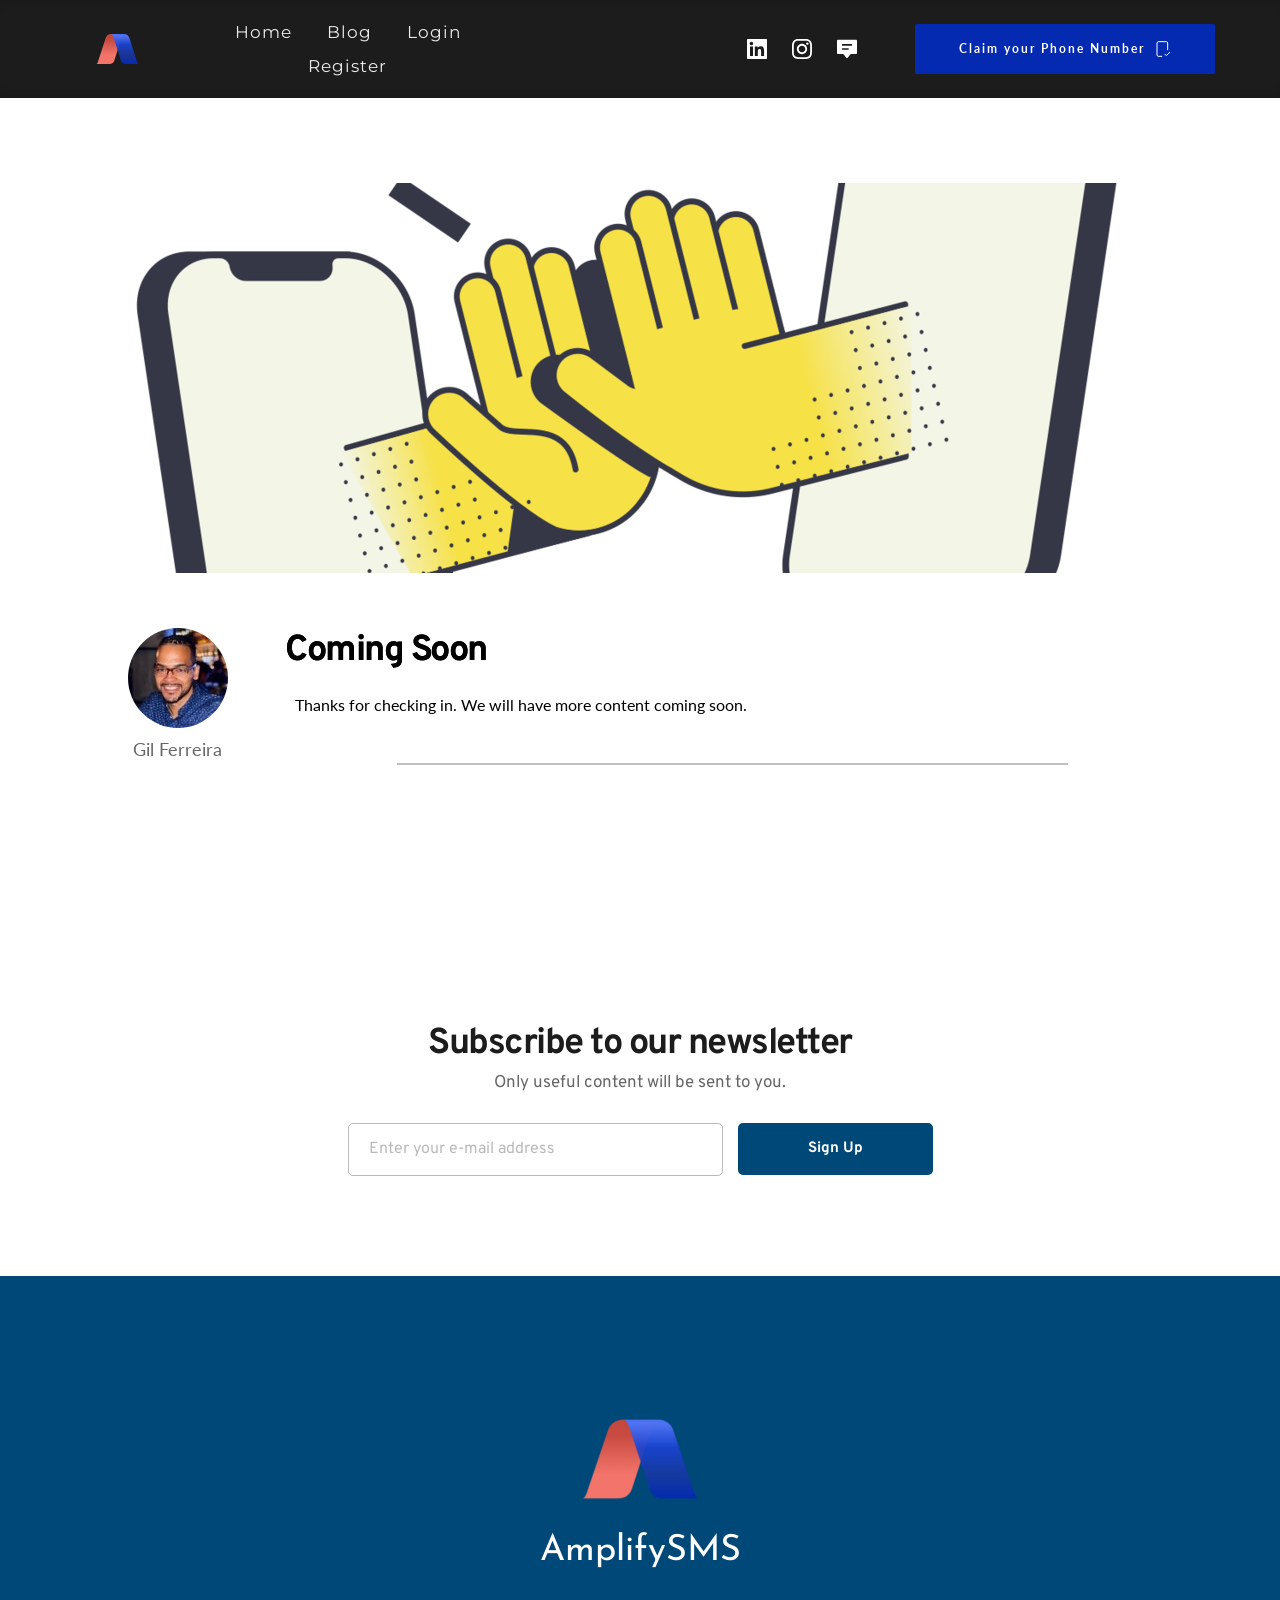
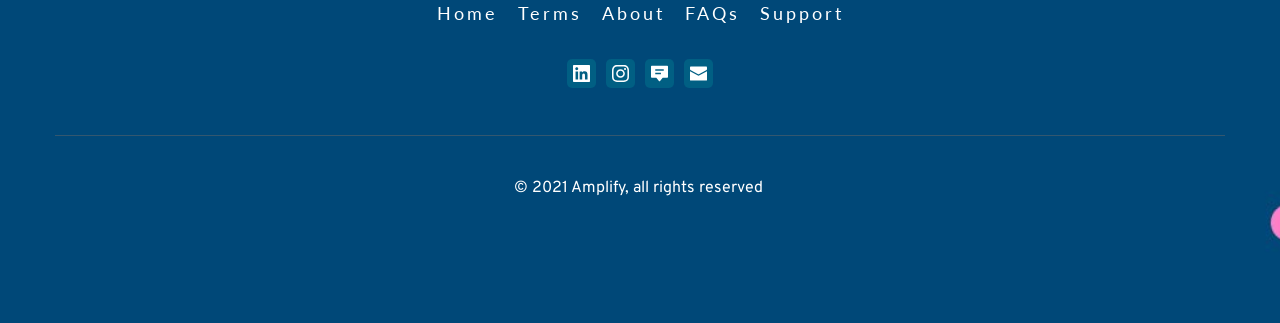
<file: coming-soon.html>
<!DOCTYPE html><html lang="en"><head><meta charset="utf-8"><link rel="icon" href="assets/img/89225a29410c503cbb16b1923fcf8351.png" sizes="32x32"/><link rel="icon" href="assets/img/83df09097231836f12a9e2458049f5ec.png" sizes="192x192"/><link rel="apple-touch-icon-precomposed" href="assets/img/27fc328ee1479f2be568e5429c3ec868.png"/><title>Coming Soon | AmplifySMS - Business Text Messaging</title><meta name="description" content="Your communications are only reaching your customers 30% of the time. At AmplifySMS, we create a messaging platform that will get you to 98%. When your messages are seen, your business can grow in the ways you intended."><meta property="og:title" content="AmplifySMS - A Premier Text Message Platform for Businesses"><meta property="og:description" content="Your communications are only reaching your customers 30% of the time. At AmplifySMS, we create a messaging platform that will get you to 98%. When your messages are seen, your business can grow in the ways you intended."><meta property="og:image" content="assets/img/58ce424ce860a916cf5d7ac049ccae62.png"><meta property="og:url" content="https://main--amplifysms-2021.netlify.app/coming-soon"><meta content="summary_large_image" name="twitter:card"><!-- ASSETS --><meta name="viewport" content="width=device-width, initial-scale=1"><link class="brz-link brz-link-google-prefetch" rel="dns-prefetch" href="//ajax.googleapis.com"><link class="brz-link brz-link-google-prefetch" rel="dns-prefetch" href="//fonts.googleapis.com"><link class="brz-link brz-link-google-preconnect" rel="preconnect" href="https://fonts.gstatic.com/" crossorigin><link class="brz-link brz-link-cdn-preconnect" rel="preconnect" href="https://brizy.b-cdn.net/" crossorigin><link href="https://fonts.googleapis.com/css?family=Montserrat:100,100italic,200,200italic,300,300italic,regular,italic,500,500italic,600,600italic,700,700italic,800,800italic,900,900italic|Lato:100,100italic,300,300italic,regular,italic,700,700italic,900,900italic|Josefin Sans:100,200,300,regular,500,600,700,100italic,200italic,300italic,italic,500italic,600italic,700italic|Overpass:100,100italic,200,200italic,300,300italic,regular,italic,600,600italic,700,700italic,800,800italic,900,900italic&subset=arabic,bengali,cyrillic,cyrillic-ext,devanagari,greek,greek-ext,gujarati,hebrew,khmer,korean,latin-ext,tamil,telugu,thai,vietnamese&display=swap" class="brz-link brz-link-google" type="text/css" rel="stylesheet"/><link href="assets/d6db8a320622f3b34c2d1a4849ed56fa.css" class="brz-link brz-link-preview-lib" rel="stylesheet" data-group="group-1_3"/><link href="assets/d5e006e4a21ac9479a46de130c46060f.css" class="brz-link brz-link-preview-lib-pro" rel="stylesheet" data-group="group-2"/><link href="assets/873f43b753942fe59ecc57ffe7fa7a0f.css" class="brz-link brz-link-preview-pro" rel="stylesheet"/><style class="brz-style">.brz .css-1t9iimb, .brz [data-css-1t9iimb] {color: rgba(255,255,255,1);border-color: rgba(35,157,219,0);background-color: rgba(189,225,244,0);background-image: none;border-width: 0;border-style: solid;width: 20px;height: 20px;font-size: 20px;padding: 0px;border-radius: 0;stroke-width: 0;transition: all .5s ease-in-out;transition-property: background,border-radius,color,border-color,box-shadow;-webkit-transition: all .5s ease-in-out;-moz-transition: all .5s ease-in-out;-webkit-transition-property: background,border-radius,color,border-color,box-shadow;-moz-transition-property: background,border-radius,color,border-color,box-shadow;}
@media (min-width: 991px) {.brz .css-1t9iimb:hover, .brz [data-css-1t9iimb]:hover {color: rgba(245,212,209,1);border-color: rgba(35,157,219,0);background-color: rgba(189,225,244,0);background-image: none;}}
@media (max-width: 991px) {.brz .css-1t9iimb, .brz [data-css-1t9iimb] {width: 18px;height: 18px;font-size: 18px;padding: 0px;border-radius: 0px;stroke-width: 0;}}
@media (max-width: 767px) {.brz .css-1t9iimb, .brz [data-css-1t9iimb] {width: 18px;height: 18px;font-size: 18px;padding: 0px;border-radius: 0px;stroke-width: 0;}}
.brz .css-j3dazs, .brz [data-css-j3dazs] {color: rgba(255,255,255,1);border-color: rgba(35,157,219,0);background-color: rgba(5,202,182,.18);background-image: none;border-width: 0;border-style: solid;width: 29px;height: 29px;font-size: 17px;padding: 6px;border-radius: 5px;stroke-width: 0;transition: all .5s ease-in-out;transition-property: background,border-radius,color,border-color,box-shadow;-webkit-transition: all .5s ease-in-out;-moz-transition: all .5s ease-in-out;-webkit-transition-property: background,border-radius,color,border-color,box-shadow;-moz-transition-property: background,border-radius,color,border-color,box-shadow;}
@media (min-width: 991px) {.brz .css-j3dazs:hover, .brz [data-css-j3dazs]:hover {color: rgba(242,116,106,.8);border-color: rgba(35,157,219,1);background-color: rgba(5,202,182,.18);background-image: none;}}
@media (max-width: 991px) {.brz .css-j3dazs, .brz [data-css-j3dazs] {width: 29px;height: 29px;font-size: 17px;padding: 6px;border-radius: 5px;stroke-width: 0;}}
@media (max-width: 767px) {.brz .css-j3dazs, .brz [data-css-j3dazs] {width: 29px;height: 29px;font-size: 17px;padding: 6px;border-radius: 5px;stroke-width: 0;}}
.brz .css-12kqdif, .brz [data-css-12kqdif] {color: rgba(255,255,255,1);border-color: rgba(35,157,219,0);background-color: rgba(5,202,182,.18);background-image: none;border-width: 0;border-style: solid;width: 29px;height: 29px;font-size: 17px;padding: 6px;border-radius: 5px;stroke-width: 0;transition: all .5s ease-in-out;transition-property: background,border-radius,color,border-color,box-shadow;-webkit-transition: all .5s ease-in-out;-moz-transition: all .5s ease-in-out;-webkit-transition-property: background,border-radius,color,border-color,box-shadow;-moz-transition-property: background,border-radius,color,border-color,box-shadow;}
@media (min-width: 991px) {.brz .css-12kqdif:hover, .brz [data-css-12kqdif]:hover {color: rgba(161,112,217,1);border-color: rgba(35,157,219,1);background-color: rgba(5,202,182,.18);background-image: none;}}
@media (max-width: 991px) {.brz .css-12kqdif, .brz [data-css-12kqdif] {width: 29px;height: 29px;font-size: 17px;padding: 6px;border-radius: 5px;stroke-width: 0;}}
@media (max-width: 767px) {.brz .css-12kqdif, .brz [data-css-12kqdif] {width: 29px;height: 29px;font-size: 17px;padding: 6px;border-radius: 5px;stroke-width: 0;}}</style><style class="brz-style">@media (min-width:991px) {.brz .brz-css-wptfv {display: block;}}
@media (max-width:991px) and (min-width:768px) {.brz .brz-css-wptfv {display: block;}}
@media (max-width:767px) {.brz .brz-css-wptfv {display: block;}}
.brz .brz-css-cfujj {padding: 75px 0px 75px 0px;margin: 0;}
.brz .brz-css-cfujj > .brz-bg {border: 0px solid rgba(102,115,141,0);border-radius: 0;}
.brz .brz-css-cfujj > .brz-bg > .brz-bg-image {background-image: none;}
.brz .brz-css-cfujj > .brz-bg > .brz-bg-image:after {content: "";background-image: none;}
.brz .brz-css-cfujj > .brz-bg > .brz-bg-color {background-color: rgba(0,0,0,0);background-image: none;}
.brz .brz-css-cfujj > .brz-bg > .brz-bg-shape__top {background-image: none;background-size: 100% 100px;height: 100px;transform: rotateX(0deg) rotateY(0deg);z-index: auto;}
.brz .brz-css-cfujj > .brz-bg > .brz-bg-shape__bottom {background-image: none;background-size: 100% 100px;height: 100px;transform: rotateX(-180deg) rotateY(-180deg);z-index: auto;}
@media (max-width:991px) and (min-width:768px) {.brz .brz-css-cfujj {padding: 50px 15px 50px 15px;margin: 0;}
	.brz .brz-css-cfujj > .brz-bg {border: 0px solid rgba(102,115,141,0);border-radius: 0;}
	.brz .brz-css-cfujj > .brz-bg > .brz-bg-image {background-image: none;}
	.brz .brz-css-cfujj > .brz-bg > .brz-bg-image:after {content: "";background-image: none;}
	.brz .brz-css-cfujj > .brz-bg > .brz-bg-color {background-color: rgba(0,0,0,0);background-image: none;}
	.brz .brz-css-cfujj > .brz-bg > .brz-bg-shape__top {background-image: none;background-size: 100% 100px;height: 100px;transform: rotateX(0deg) rotateY(0deg);z-index: auto;}
	.brz .brz-css-cfujj > .brz-bg > .brz-bg-shape__bottom {background-image: none;background-size: 100% 100px;height: 100px;transform: rotateX(-180deg) rotateY(-180deg);z-index: auto;}}
@media (max-width:767px) {.brz .brz-css-cfujj {padding: 25px 15px 25px 15px;margin: 0;}
	.brz .brz-css-cfujj > .brz-bg {border: 0px solid rgba(102,115,141,0);border-radius: 0;}
	.brz .brz-css-cfujj > .brz-bg > .brz-bg-image {background-image: none;}
	.brz .brz-css-cfujj > .brz-bg > .brz-bg-image:after {content: "";background-image: none;}
	.brz .brz-css-cfujj > .brz-bg > .brz-bg-color {background-color: rgba(0,0,0,0);background-image: none;}
	.brz .brz-css-cfujj > .brz-bg > .brz-bg-shape__top {background-image: none;background-size: 100% 100px;height: 100px;transform: rotateX(0deg) rotateY(0deg);z-index: auto;}
	.brz .brz-css-cfujj > .brz-bg > .brz-bg-shape__bottom {background-image: none;background-size: 100% 100px;height: 100px;transform: rotateX(-180deg) rotateY(-180deg);z-index: auto;}}
.brz .brz-css-vajxw {border: 0px solid transparent;}
@media (min-width:991px) {.brz .brz-css-vajxw {max-width: calc(1 * var(--brz-section-container-max-width,1170px));}}
@media (max-width:991px) and (min-width:768px) {.brz .brz-css-vajxw {border: 0px solid transparent;}}
@media (max-width:991px) and (min-width:768px) {.brz .brz-css-vajxw {max-width: 100%;}}
@media (max-width:767px) {.brz .brz-css-vajxw {border: 0px solid transparent;}}
@media (max-width:767px) {.brz .brz-css-vajxw {max-width: 100%;}}
.brz .brz-css-xorld {margin: 0;z-index: auto;align-items: flex-start;}
.brz .brz-css-xorld > .brz-bg {border: 0px solid rgba(102,115,141,0);border-radius: 0;max-width: 100%;}
.brz .brz-css-xorld > .brz-bg > .brz-bg-image {background-image: none;display: block;}
.brz .brz-css-xorld > .brz-bg > .brz-bg-image:after {content: "";background-image: none;}
.brz .brz-css-xorld > .brz-bg > .brz-bg-color {background-color: rgba(0,0,0,0);background-image: none;}
.brz .brz-css-xorld > .brz-bg > .brz-bg-map {display: none;}
.brz .brz-css-xorld > .brz-bg > .brz-bg-video {display: none;}
.brz .brz-css-xorld > .brz-row {border: 0px solid transparent;}
@media (min-width:991px) {.brz .brz-css-xorld {min-height: auto;display: flex;}
	.brz .brz-css-xorld > .brz-bg {transition-duration: .5s;transition-property: filter,box-shadow,background,border-radius,border-color;}
	.brz .brz-css-xorld > .brz-bg > .brz-bg-image {transition-duration: .5s;transition-property: filter,box-shadow,background,border-radius,border-color;}
	.brz .brz-css-xorld > .brz-bg > .brz-bg-color {transition-duration: .5s;transition-property: filter,box-shadow,background,border-radius,border-color;}
	.brz .brz-css-xorld > .brz-bg > .brz-bg-video {transition-duration: .5s;transition-property: filter,box-shadow,background,border-radius,border-color;}
	.brz .brz-css-xorld > .brz-row {transition-duration: .5s;transition-property: filter,box-shadow,background,border-radius,border-color;}}
@media (max-width:991px) and (min-width:768px) {.brz .brz-css-xorld {margin: 0;z-index: auto;align-items: flex-start;}
	.brz .brz-css-xorld > .brz-bg {border: 0px solid rgba(102,115,141,0);border-radius: 0;max-width: 100%;}
	.brz .brz-css-xorld > .brz-bg > .brz-bg-image {background-image: none;display: block;}
	.brz .brz-css-xorld > .brz-bg > .brz-bg-image:after {content: "";background-image: none;}
	.brz .brz-css-xorld > .brz-bg > .brz-bg-color {background-color: rgba(0,0,0,0);background-image: none;}
	.brz .brz-css-xorld > .brz-bg > .brz-bg-map {display: none;}
	.brz .brz-css-xorld > .brz-bg > .brz-bg-video {display: none;}
	.brz .brz-css-xorld > .brz-row {border: 0px solid transparent;}}
@media (max-width:991px) and (min-width:768px) {.brz .brz-css-xorld {min-height: auto;display: flex;}
	.brz .brz-css-xorld > .brz-bg {transition-duration: .5s;transition-property: filter,box-shadow,background,border-radius,border-color;}
	.brz .brz-css-xorld > .brz-bg > .brz-bg-image {transition-duration: .5s;transition-property: filter,box-shadow,background,border-radius,border-color;}
	.brz .brz-css-xorld > .brz-bg > .brz-bg-color {transition-duration: .5s;transition-property: filter,box-shadow,background,border-radius,border-color;}
	.brz .brz-css-xorld > .brz-bg > .brz-bg-video {transition-duration: .5s;transition-property: filter,box-shadow,background,border-radius,border-color;}
	.brz .brz-css-xorld > .brz-row {flex-direction: row;flex-wrap: wrap;justify-content: flex-start;transition-duration: .5s;transition-property: filter,box-shadow,background,border-radius,border-color;}}
@media (max-width:767px) {.brz .brz-css-xorld {margin: 0;z-index: auto;align-items: flex-start;}
	.brz .brz-css-xorld > .brz-bg {border: 0px solid rgba(102,115,141,0);border-radius: 0;max-width: 100%;}
	.brz .brz-css-xorld > .brz-bg > .brz-bg-image {background-image: none;display: block;}
	.brz .brz-css-xorld > .brz-bg > .brz-bg-image:after {content: "";background-image: none;}
	.brz .brz-css-xorld > .brz-bg > .brz-bg-color {background-color: rgba(0,0,0,0);background-image: none;}
	.brz .brz-css-xorld > .brz-bg > .brz-bg-map {display: none;}
	.brz .brz-css-xorld > .brz-bg > .brz-bg-video {display: none;}
	.brz .brz-css-xorld > .brz-row {border: 0px solid transparent;}}
@media (max-width:767px) {.brz .brz-css-xorld {min-height: auto;display: flex;}
	.brz .brz-css-xorld > .brz-bg {transition-duration: .5s;transition-property: filter,box-shadow,background,border-radius,border-color;}
	.brz .brz-css-xorld > .brz-bg > .brz-bg-image {transition-duration: .5s;transition-property: filter,box-shadow,background,border-radius,border-color;}
	.brz .brz-css-xorld > .brz-bg > .brz-bg-color {transition-duration: .5s;transition-property: filter,box-shadow,background,border-radius,border-color;}
	.brz .brz-css-xorld > .brz-bg > .brz-bg-video {transition-duration: .5s;transition-property: filter,box-shadow,background,border-radius,border-color;}
	.brz .brz-css-xorld > .brz-row {flex-direction: row;flex-wrap: wrap;justify-content: flex-start;transition-duration: .5s;transition-property: filter,box-shadow,background,border-radius,border-color;}}
.brz .brz-css-rtedw {padding: 10px;max-width: 100%;}
@media (max-width:991px) and (min-width:768px) {.brz .brz-css-rtedw {padding: 0;max-width: 100%;}}
@media (max-width:767px) {.brz .brz-css-rtedw {padding: 0;max-width: 100%;}}
.brz .brz-css-gpxod {z-index: auto;flex: 1 1 50%;max-width: 50%;justify-content: flex-start;}
.brz .brz-css-gpxod > .brz-bg {border: 0px solid rgba(102,115,141,0);border-radius: 0;margin: 0;}
.brz .brz-css-gpxod > .brz-bg > .brz-bg-image {background-image: none;}
.brz .brz-css-gpxod > .brz-bg > .brz-bg-image:after {content: "";background-image: none;}
.brz .brz-css-gpxod > .brz-bg > .brz-bg-color {background-color: rgba(0,0,0,0);background-image: none;}
@media (min-width:991px) {.brz .brz-css-gpxod > .brz-bg {transition-duration: .5s;transition-property: filter,box-shadow,background,border-radius,border-color;}
	.brz .brz-css-gpxod > .brz-bg > .brz-bg-image {transition-duration: .5s;transition-property: filter,box-shadow,background,border-radius,border-color;}
	.brz .brz-css-gpxod > .brz-bg > .brz-bg-color {transition-duration: .5s;transition-property: filter,box-shadow,background,border-radius,border-color;}}
@media (max-width:991px) and (min-width:768px) {.brz .brz-css-gpxod {z-index: auto;flex: 1 1 50%;max-width: 50%;justify-content: flex-start;}
	.brz .brz-css-gpxod > .brz-bg {border: 0px solid rgba(102,115,141,0);border-radius: 0;margin: 0;}
	.brz .brz-css-gpxod > .brz-bg > .brz-bg-image {background-image: none;}
	.brz .brz-css-gpxod > .brz-bg > .brz-bg-image:after {content: "";background-image: none;}
	.brz .brz-css-gpxod > .brz-bg > .brz-bg-color {background-color: rgba(0,0,0,0);background-image: none;}}
@media (max-width:991px) and (min-width:768px) {.brz .brz-css-gpxod > .brz-bg {transition-duration: .5s;transition-property: filter,box-shadow,background,border-radius,border-color;}
	.brz .brz-css-gpxod > .brz-bg > .brz-bg-image {transition-duration: .5s;transition-property: filter,box-shadow,background,border-radius,border-color;}
	.brz .brz-css-gpxod > .brz-bg > .brz-bg-color {transition-duration: .5s;transition-property: filter,box-shadow,background,border-radius,border-color;}}
@media (max-width:767px) {.brz .brz-css-gpxod {z-index: auto;flex: 1 1 100%;max-width: 100%;justify-content: flex-start;}
	.brz .brz-css-gpxod > .brz-bg {border: 0px solid rgba(102,115,141,0);border-radius: 0;margin: 10px 0px 10px 0px;}
	.brz .brz-css-gpxod > .brz-bg > .brz-bg-image {background-image: none;}
	.brz .brz-css-gpxod > .brz-bg > .brz-bg-image:after {content: "";background-image: none;}
	.brz .brz-css-gpxod > .brz-bg > .brz-bg-color {background-color: rgba(0,0,0,0);background-image: none;}}
@media (max-width:767px) {.brz .brz-css-gpxod > .brz-bg {transition-duration: .5s;transition-property: filter,box-shadow,background,border-radius,border-color;}
	.brz .brz-css-gpxod > .brz-bg > .brz-bg-image {transition-duration: .5s;transition-property: filter,box-shadow,background,border-radius,border-color;}
	.brz .brz-css-gpxod > .brz-bg > .brz-bg-color {transition-duration: .5s;transition-property: filter,box-shadow,background,border-radius,border-color;}}
.brz .brz-css-jticq {z-index: auto;margin: 0;border: 0px solid transparent;padding: 5px 15px 5px 15px;}
@media (min-width:991px) {.brz .brz-css-jticq {display: flex;transition-duration: .5s;transition-property: filter,box-shadow,background,border-radius,border-color;}}
@media (max-width:991px) and (min-width:768px) {.brz .brz-css-jticq {z-index: auto;margin: 0;border: 0px solid transparent;padding: 5px 15px 5px 15px;}}
@media (max-width:991px) and (min-width:768px) {.brz .brz-css-jticq {display: flex;transition-duration: .5s;transition-property: filter,box-shadow,background,border-radius,border-color;}}
@media (max-width:767px) {.brz .brz-css-jticq {z-index: auto;margin: 10px 0px 10px 0px;border: 0px solid transparent;padding: 0;}}
@media (max-width:767px) {.brz .brz-css-jticq {display: flex;transition-duration: .5s;transition-property: filter,box-shadow,background,border-radius,border-color;}}
.brz .brz-css-ewnjk {padding: 0;margin: 10px 0px 10px 0px;justify-content: center;position: relative;}
@media (min-width:991px) {.brz .brz-css-ewnjk {display: flex;z-index: auto;position: relative;}}
@media (max-width:991px) and (min-width:768px) {.brz .brz-css-ewnjk {padding: 0;margin: 10px 0px 10px 0px;justify-content: center;position: relative;}}
@media (max-width:991px) and (min-width:768px) {.brz .brz-css-ewnjk {display: flex;z-index: auto;position: relative;}}
@media (max-width:767px) {.brz .brz-css-ewnjk {padding: 0;margin: 10px 0px 10px 0px;justify-content: center;position: relative;}}
@media (max-width:767px) {.brz .brz-css-ewnjk {display: flex;z-index: auto;position: relative;}}
.brz .brz-css-uxbug {max-width: 46%;height: auto;border: 0px solid rgba(102,115,141,0);border-radius: 0;}
@media (min-width:991px) {.brz .brz-css-uxbug {transition-duration: .5s;transition-property: border,box-shadow,filter;}
	.brz .brz-css-uxbug:after {transition-duration: .5s;transition-property: border,box-shadow,filter;}
	.brz .brz-css-uxbug .brz-picture {transition-duration: .5s;transition-property: border,box-shadow,filter;}}
@media (max-width:991px) and (min-width:768px) {.brz .brz-css-uxbug {max-width: 58%;height: auto;border: 0px solid rgba(102,115,141,0);border-radius: 0;}}
@media (max-width:991px) and (min-width:768px) {.brz .brz-css-uxbug {transition-duration: .5s;transition-property: border,box-shadow,filter;}
	.brz .brz-css-uxbug:after {transition-duration: .5s;transition-property: border,box-shadow,filter;}
	.brz .brz-css-uxbug .brz-picture {transition-duration: .5s;transition-property: border,box-shadow,filter;}}
@media (max-width:767px) {.brz .brz-css-uxbug {max-width: 57%;height: auto;border: 0px solid rgba(102,115,141,0);border-radius: 0;}}
@media (max-width:767px) {.brz .brz-css-uxbug {transition-duration: .5s;transition-property: border,box-shadow,filter;}
	.brz .brz-css-uxbug:after {transition-duration: .5s;transition-property: border,box-shadow,filter;}
	.brz .brz-css-uxbug .brz-picture {transition-duration: .5s;transition-property: border,box-shadow,filter;}}
.brz .brz-css-jlwnr {padding-top: 98.9956%;}
@media (max-width:991px) and (min-width:768px) {.brz .brz-css-jlwnr {padding-top: 99.9484%;}}
@media (max-width:767px) {.brz .brz-css-jlwnr {padding-top: 97.6782%;}}
@media (min-width:991px) {.brz .brz-css-yyouk .brz-mm-menu__icon {display: none;font-size: 18px;color: rgba(51,51,51,1);}
	.brz .brz-css-yyouk .brz-menu {display: flex;}}
@media (max-width:991px) and (min-width:768px) {.brz .brz-css-yyouk .brz-mm-menu__icon {display: flex;font-size: 18px;color: rgba(51,51,51,1);}
	.brz .brz-css-yyouk .brz-menu {display: none;}}
@media (max-width:767px) {.brz .brz-css-yyouk .brz-mm-menu__icon {display: flex;font-size: 18px;color: rgba(51,51,51,1);}
	.brz .brz-css-yyouk .brz-menu {display: none;}}
.brz .brz-css-yrdqk {font-family: Overpass,sans-serif;color: rgba(0,0,0,1);}
.brz .brz-css-yrdqk .brz-menu__ul:not(.brz-mm-listview) {display: flex;flex-wrap: wrap;justify-content: inherit;align-items: center;max-width: none;margin: 0px -5px 0px -5px;}
.brz .brz-css-yrdqk .brz-menu__ul > .brz-menu__item > .brz-a {flex-flow: row nowrap;}
.brz .brz-css-yrdqk .brz-menu__ul > .brz-menu__item > .brz-a {color: rgba(0,0,0,1);background-color: rgba(255,255,255,0);padding: 0px 5px 0px 5px;}
.brz .brz-css-yrdqk .brz-menu__ul > .brz-menu__item.brz-menu__item--opened > .brz-a {color: rgba(0,0,0,1);background-color: rgba(255,255,255,0);}
.brz .brz-css-yrdqk .brz-menu__ul > .brz-menu__item.brz-menu__item--opened {color: rgba(0,0,0,1);background-color: rgba(255,255,255,0);border: 0px solid rgba(85,85,85,1);}
.brz .brz-css-yrdqk .brz-menu__ul > .brz-menu__item.brz-menu__item--current {color: rgba(0,0,0,1);background-color: rgba(255,255,255,0);border: 0px solid rgba(85,85,85,1);}
.brz .brz-css-yrdqk .brz-menu__ul > .brz-menu__item.brz-menu__item--current > .brz-a {color: rgba(0,0,0,1);background-color: rgba(255,255,255,0);}
.brz .brz-css-yrdqk .brz-menu__item__icon {margin: 0 15px 0 0;}
.brz .brz-css-yrdqk .brz-menu__ul > .brz-menu__item {background-color: transparent;border: 0px solid rgba(85,85,85,1);}
.brz .brz-css-yrdqk .brz-mm-menu__item {font-family: Overpass,sans-serif;color: rgba(255,255,255,1);border-color: rgba(85,85,85,1);}
.brz nav.brz-mm-menu.brz-css-yrdqk {background-color: rgba(51,51,51,1);}
.brz .brz-css-yrdqk.brz-mm-menu .brz-mm-menu__item .brz-mm-listitem__text {padding: 10px 20px 10px 20px;flex-flow: row nowrap;}
.brz .brz-css-yrdqk .brz-mm-menu__item:hover > .brz-mm-listitem__text {color: rgba(255,255,255,1);}
.brz .brz-css-yrdqk .brz-mm-navbar {color: rgba(255,255,255,1);}
.brz .brz-css-yrdqk .brz-mm-menu__item.brz-mm-listitem_opened {color: rgba(255,255,255,1);}
.brz .brz-css-yrdqk.brz-mm-menu.brz-mm-menu_theme-dark .brz-mm-panels, .brz .brz-css-yrdqk .brz-mm-panels > .brz-mm-panel {background-color: rgba(51,51,51,1);}
.brz .brz-css-yrdqk.brz-mm-menu.brz-mm-menu_theme-dark .brz-mm-navbar.brz-mm-listitem .brz-mm-listitem_opened > .brz-mm-listitem__text:after {border-color: rgba(85,85,85,1);}
.brz .brz-css-yrdqk .brz-mm-listitem {border-color: rgba(85,85,85,1);}
.brz .brz-css-yrdqk .brz-mm-menu__item.brz-mm-menu__item--current {color: rgba(255,255,255,1);}
.brz .brz-css-yrdqk .brz-mm-menu__item.brz-mm-menu__item--current:hover > .brz-mm-listitem__text {color: rgba(255,255,255,1);}
.brz .brz-css-yrdqk .brz-menu__sub-menu {font-family: Overpass,sans-serif;color: rgba(255,255,255,1);border-radius: 0;}
.brz .brz-css-yrdqk .brz-menu__sub-menu .brz-a {flex-flow: row nowrap;}
.brz .brz-css-yrdqk .brz-menu__sub-menu .brz-a:hover {color: rgba(255,255,255,1);}
.brz .brz-css-yrdqk .brz-menu__sub-item__icon {margin: 0 15px 0 0;font-size: 12px;}
.brz .brz-css-yrdqk .brz-menu__dropdown > .brz-menu__item.brz-menu__item--current > .brz-a {color: rgba(255,255,255,1);}
.brz .brz-css-yrdqk .brz-menu__dropdown > .brz-menu__item.brz-menu__item--current {background-color: rgba(51,51,51,1);}
.brz .brz-css-yrdqk .brz-menu__dropdown > .brz-menu__item.brz-menu__item--current:hover {background-color: rgba(51,51,51,1);}
.brz .brz-css-yrdqk .brz-menu__item-dropdown .brz-menu__item {background-color: rgba(51,51,51,1);}
.brz .brz-css-yrdqk .brz-menu__item-dropdown .brz-menu__item:hover {background-color: rgba(51,51,51,1);}
.brz .brz-css-yrdqk .brz-menu__dropdown .brz-menu__item-dropdown .brz-a:after {border-color: rgba(255,255,255,1);}
.brz .brz-css-yrdqk .brz-menu__dropdown > .brz-menu__item {border-bottom: 1px solid rgba(85,85,85,1);}
@media (min-width:991px) {.brz .brz-css-yrdqk {font-size: 15px;font-weight: 700;line-height: 1.6;letter-spacing: 0px;}
	.brz .brz-css-yrdqk .brz-menu__item__icon {font-size: 12px;}
	.brz .brz-css-yrdqk .brz-menu__ul > .brz-menu__item {padding-top: 0px;padding-bottom: 0px;margin-right: 5px;margin-left: 5px;}
	.brz .brz-css-yrdqk .brz-mm-menu__item {font-size: 15px;font-weight: 700;line-height: 1.6;letter-spacing: 0px;}
	.brz .brz-css-yrdqk .brz-mm-menu__item .brz-a {justify-content: flex-start;}
	.brz .brz-css-yrdqk .brz-mm-menu__item__icon {margin: 0 15px 0 0;font-size: 12px;}
	.brz .brz-css-yrdqk .brz-mm-navbar {font-family: Overpass,sans-serif;font-size: 15px;font-weight: 700;line-height: 1.6;letter-spacing: 0px;border-color: rgba(85,85,85,1);}
	.brz .brz-css-yrdqk.brz-mm-menu .brz-mm-listitem_vertical .brz-mm-btn_next {height: calc(24px + 10px + 10px);padding-right: 20px;}
	.brz .brz-css-yrdqk .brz-menu__sub-menu {font-size: 15px;font-weight: 700;line-height: 1.6;letter-spacing: 0px;}
	.brz .brz-css-yrdqk .brz-menu__dropdown {position: absolute;top: 0;width: 305px;}
	.brz .brz-css-yrdqk .brz-menu__dropdown-left {left: calc(100% + 5px);}
	.brz .brz-css-yrdqk .brz-menu__dropdown-right {right: calc(100% + 5px);}
	.brz .brz-css-yrdqk .brz-menu__dropdown-left:before {left: -5px;}
	.brz .brz-css-yrdqk .brz-menu__dropdown-right:before {right: -5px;}
	.brz .brz-css-yrdqk > .brz-menu__ul > .brz-menu__item-dropdown > .brz-menu__dropdown {top: calc(100% + 5px);width: 300px;}
	.brz .brz-css-yrdqk > .brz-menu__ul > .brz-menu__item-dropdown > .brz-menu__dropdown-left {left: 0;}
	.brz .brz-css-yrdqk > .brz-menu__ul > .brz-menu__item-dropdown > .brz-menu__dropdown-right {right: 0;}
	.brz .brz-css-yrdqk > .brz-menu__ul > .brz-menu__item-dropdown > .brz-menu__dropdown-left:before {top: -5px;left: 0;}
	.brz .brz-css-yrdqk > .brz-menu__ul > .brz-menu__item-dropdown > .brz-menu__dropdown-right:before {top: -5px;right: 0;}
	.brz .brz-css-yrdqk .brz-mega-menu__dropdown {display: none;}}
@media (max-width:991px) and (min-width:768px) {.brz .brz-css-yrdqk {font-family: Overpass,sans-serif;color: rgba(0,0,0,1);}
	.brz .brz-css-yrdqk .brz-menu__ul:not(.brz-mm-listview) {display: flex;flex-wrap: wrap;justify-content: inherit;align-items: center;max-width: none;margin: 0px -5px 0px -5px;}
	.brz .brz-css-yrdqk .brz-menu__ul > .brz-menu__item > .brz-a {flex-flow: row nowrap;}
	.brz .brz-css-yrdqk .brz-menu__ul > .brz-menu__item > .brz-a {color: rgba(0,0,0,1);background-color: rgba(255,255,255,0);padding: 0px 5px 0px 5px;}
	.brz .brz-css-yrdqk .brz-menu__ul > .brz-menu__item.brz-menu__item--opened > .brz-a {color: rgba(0,0,0,1);background-color: rgba(255,255,255,0);}
	.brz .brz-css-yrdqk .brz-menu__ul > .brz-menu__item.brz-menu__item--opened {color: rgba(0,0,0,1);background-color: rgba(255,255,255,0);border: 0px solid rgba(85,85,85,1);}
	.brz .brz-css-yrdqk .brz-menu__ul > .brz-menu__item.brz-menu__item--current {color: rgba(0,0,0,1);background-color: rgba(255,255,255,0);border: 0px solid rgba(85,85,85,1);}
	.brz .brz-css-yrdqk .brz-menu__ul > .brz-menu__item.brz-menu__item--current > .brz-a {color: rgba(0,0,0,1);background-color: rgba(255,255,255,0);}
	.brz .brz-css-yrdqk .brz-menu__item__icon {margin: 0 15px 0 0;}
	.brz .brz-css-yrdqk .brz-menu__ul > .brz-menu__item {background-color: transparent;border: 0px solid rgba(85,85,85,1);}
	.brz .brz-css-yrdqk .brz-mm-menu__item {font-family: Overpass,sans-serif;color: rgba(255,255,255,1);border-color: rgba(85,85,85,1);}
	.brz nav.brz-mm-menu.brz-css-yrdqk {background-color: rgba(51,51,51,1);}
	.brz .brz-css-yrdqk.brz-mm-menu .brz-mm-menu__item .brz-mm-listitem__text {padding: 10px 20px 10px 20px;flex-flow: row nowrap;}
	.brz .brz-css-yrdqk .brz-mm-menu__item:hover > .brz-mm-listitem__text {color: rgba(255,255,255,1);}
	.brz .brz-css-yrdqk .brz-mm-navbar {color: rgba(255,255,255,1);}
	.brz .brz-css-yrdqk .brz-mm-menu__item.brz-mm-listitem_opened {color: rgba(255,255,255,1);}
	.brz .brz-css-yrdqk.brz-mm-menu.brz-mm-menu_theme-dark .brz-mm-panels, .brz .brz-css-yrdqk .brz-mm-panels > .brz-mm-panel {background-color: rgba(51,51,51,1);}
	.brz .brz-css-yrdqk.brz-mm-menu.brz-mm-menu_theme-dark .brz-mm-navbar.brz-mm-listitem .brz-mm-listitem_opened > .brz-mm-listitem__text:after {border-color: rgba(85,85,85,1);}
	.brz .brz-css-yrdqk .brz-mm-listitem {border-color: rgba(85,85,85,1);}
	.brz .brz-css-yrdqk .brz-mm-menu__item.brz-mm-menu__item--current {color: rgba(255,255,255,1);}
	.brz .brz-css-yrdqk .brz-mm-menu__item.brz-mm-menu__item--current:hover > .brz-mm-listitem__text {color: rgba(255,255,255,1);}
	.brz .brz-css-yrdqk .brz-menu__sub-menu {font-family: Overpass,sans-serif;color: rgba(255,255,255,1);border-radius: 0;}
	.brz .brz-css-yrdqk .brz-menu__sub-menu .brz-a {flex-flow: row nowrap;}
	.brz .brz-css-yrdqk .brz-menu__sub-menu .brz-a:hover {color: rgba(255,255,255,1);}
	.brz .brz-css-yrdqk .brz-menu__sub-item__icon {margin: 0 15px 0 0;font-size: 12px;}
	.brz .brz-css-yrdqk .brz-menu__dropdown > .brz-menu__item.brz-menu__item--current > .brz-a {color: rgba(255,255,255,1);}
	.brz .brz-css-yrdqk .brz-menu__dropdown > .brz-menu__item.brz-menu__item--current {background-color: rgba(51,51,51,1);}
	.brz .brz-css-yrdqk .brz-menu__dropdown > .brz-menu__item.brz-menu__item--current:hover {background-color: rgba(51,51,51,1);}
	.brz .brz-css-yrdqk .brz-menu__item-dropdown .brz-menu__item {background-color: rgba(51,51,51,1);}
	.brz .brz-css-yrdqk .brz-menu__item-dropdown .brz-menu__item:hover {background-color: rgba(51,51,51,1);}
	.brz .brz-css-yrdqk .brz-menu__dropdown .brz-menu__item-dropdown .brz-a:after {border-color: rgba(255,255,255,1);}
	.brz .brz-css-yrdqk .brz-menu__dropdown > .brz-menu__item {border-bottom: 1px solid rgba(85,85,85,1);}}
@media (max-width:991px) and (min-width:768px) {.brz .brz-css-yrdqk {font-size: 17px;font-weight: 700;line-height: 1.6;letter-spacing: 0px;}
	.brz .brz-css-yrdqk .brz-menu__item__icon {font-size: 12px;}
	.brz .brz-css-yrdqk .brz-menu__ul > .brz-menu__item {padding-top: 0px;padding-bottom: 0px;margin-right: 5px;margin-left: 5px;}
	.brz .brz-css-yrdqk .brz-mm-menu__item {font-size: 17px;font-weight: 700;line-height: 1.6;letter-spacing: 0px;}
	.brz .brz-css-yrdqk .brz-mm-menu__item .brz-a {justify-content: flex-start;}
	.brz .brz-css-yrdqk .brz-mm-menu__item__icon {margin: 0 15px 0 0;font-size: 12px;}
	.brz .brz-css-yrdqk .brz-mm-navbar {font-family: Overpass,sans-serif;font-size: 17px;font-weight: 700;line-height: 1.6;letter-spacing: 0px;border-color: rgba(85,85,85,1);}
	.brz .brz-css-yrdqk.brz-mm-menu .brz-mm-listitem_vertical .brz-mm-btn_next {height: calc(27.2px + 10px + 10px);padding-right: 20px;}
	.brz .brz-css-yrdqk .brz-menu__sub-menu {font-size: 17px;font-weight: 700;line-height: 1.6;letter-spacing: 0px;}
	.brz .brz-css-yrdqk .brz-menu__dropdown {position: absolute;top: 0;width: 305px;}
	.brz .brz-css-yrdqk > .brz-menu__ul > .brz-menu__item-dropdown > .brz-menu__dropdown {top: calc(100% + 5px);width: 300px;}
	.brz .brz-css-yrdqk > .brz-menu__ul > .brz-menu__item-dropdown > .brz-menu__dropdown-left {left: 0;}
	.brz .brz-css-yrdqk > .brz-menu__ul > .brz-menu__item-dropdown > .brz-menu__dropdown-right {right: 0;}
	.brz .brz-css-yrdqk > .brz-menu__ul > .brz-menu__item-dropdown > .brz-menu__dropdown-left:before {top: -5px;left: 0;}
	.brz .brz-css-yrdqk > .brz-menu__ul > .brz-menu__item-dropdown > .brz-menu__dropdown-right:before {top: -5px;right: 0;}
	.brz .brz-css-yrdqk .brz-menu__dropdown .brz-menu__item-dropdown > .brz-a:after {border-right-style: solid;border-left-style: none;}
	.brz .brz-css-yrdqk .brz-menu__dropdown .brz-menu__item-dropdown .brz-menu__dropdown {position: relative;top: auto;left: auto;transform: translate(0,0);height: 0;overflow: hidden;}
	.brz .brz-css-yrdqk .brz-menu__dropdown .brz-menu__item--opened > .brz-menu__dropdown {height: auto;width: 100%;left: auto;right: auto;}
	.brz .brz-css-yrdqk.brz-menu__preview .brz-menu__dropdown .brz-menu__item:hover > .brz-menu__sub-menu {height: auto;width: 100%;left: auto;right: auto;}
	.brz .brz-css-yrdqk .brz-mega-menu__dropdown {display: none;}}
@media (max-width:767px) {.brz .brz-css-yrdqk {font-family: Overpass,sans-serif;color: rgba(0,0,0,1);}
	.brz .brz-css-yrdqk .brz-menu__ul:not(.brz-mm-listview) {display: flex;flex-wrap: wrap;justify-content: inherit;align-items: center;max-width: none;margin: 0px -5px 0px -5px;}
	.brz .brz-css-yrdqk .brz-menu__ul > .brz-menu__item > .brz-a {flex-flow: row nowrap;}
	.brz .brz-css-yrdqk .brz-menu__ul > .brz-menu__item > .brz-a {color: rgba(0,0,0,1);background-color: rgba(255,255,255,0);padding: 0px 5px 0px 5px;}
	.brz .brz-css-yrdqk .brz-menu__ul > .brz-menu__item.brz-menu__item--opened > .brz-a {color: rgba(0,0,0,1);background-color: rgba(255,255,255,0);}
	.brz .brz-css-yrdqk .brz-menu__ul > .brz-menu__item.brz-menu__item--opened {color: rgba(0,0,0,1);background-color: rgba(255,255,255,0);border: 0px solid rgba(85,85,85,1);}
	.brz .brz-css-yrdqk .brz-menu__ul > .brz-menu__item.brz-menu__item--current {color: rgba(0,0,0,1);background-color: rgba(255,255,255,0);border: 0px solid rgba(85,85,85,1);}
	.brz .brz-css-yrdqk .brz-menu__ul > .brz-menu__item.brz-menu__item--current > .brz-a {color: rgba(0,0,0,1);background-color: rgba(255,255,255,0);}
	.brz .brz-css-yrdqk .brz-menu__item__icon {margin: 0 15px 0 0;}
	.brz .brz-css-yrdqk .brz-menu__ul > .brz-menu__item {background-color: transparent;border: 0px solid rgba(85,85,85,1);}
	.brz .brz-css-yrdqk .brz-mm-menu__item {font-family: Overpass,sans-serif;color: rgba(255,255,255,1);border-color: rgba(85,85,85,1);}
	.brz nav.brz-mm-menu.brz-css-yrdqk {background-color: rgba(51,51,51,1);}
	.brz .brz-css-yrdqk.brz-mm-menu .brz-mm-menu__item .brz-mm-listitem__text {padding: 10px 20px 10px 20px;flex-flow: row nowrap;}
	.brz .brz-css-yrdqk .brz-mm-menu__item:hover > .brz-mm-listitem__text {color: rgba(255,255,255,1);}
	.brz .brz-css-yrdqk .brz-mm-navbar {color: rgba(255,255,255,1);}
	.brz .brz-css-yrdqk .brz-mm-menu__item.brz-mm-listitem_opened {color: rgba(255,255,255,1);}
	.brz .brz-css-yrdqk.brz-mm-menu.brz-mm-menu_theme-dark .brz-mm-panels, .brz .brz-css-yrdqk .brz-mm-panels > .brz-mm-panel {background-color: rgba(51,51,51,1);}
	.brz .brz-css-yrdqk.brz-mm-menu.brz-mm-menu_theme-dark .brz-mm-navbar.brz-mm-listitem .brz-mm-listitem_opened > .brz-mm-listitem__text:after {border-color: rgba(85,85,85,1);}
	.brz .brz-css-yrdqk .brz-mm-listitem {border-color: rgba(85,85,85,1);}
	.brz .brz-css-yrdqk .brz-mm-menu__item.brz-mm-menu__item--current {color: rgba(255,255,255,1);}
	.brz .brz-css-yrdqk .brz-mm-menu__item.brz-mm-menu__item--current:hover > .brz-mm-listitem__text {color: rgba(255,255,255,1);}
	.brz .brz-css-yrdqk .brz-menu__sub-menu {font-family: Overpass,sans-serif;color: rgba(255,255,255,1);border-radius: 0;}
	.brz .brz-css-yrdqk .brz-menu__sub-menu .brz-a {flex-flow: row nowrap;}
	.brz .brz-css-yrdqk .brz-menu__sub-menu .brz-a:hover {color: rgba(255,255,255,1);}
	.brz .brz-css-yrdqk .brz-menu__sub-item__icon {margin: 0 15px 0 0;font-size: 12px;}
	.brz .brz-css-yrdqk .brz-menu__dropdown > .brz-menu__item.brz-menu__item--current > .brz-a {color: rgba(255,255,255,1);}
	.brz .brz-css-yrdqk .brz-menu__dropdown > .brz-menu__item.brz-menu__item--current {background-color: rgba(51,51,51,1);}
	.brz .brz-css-yrdqk .brz-menu__dropdown > .brz-menu__item.brz-menu__item--current:hover {background-color: rgba(51,51,51,1);}
	.brz .brz-css-yrdqk .brz-menu__item-dropdown .brz-menu__item {background-color: rgba(51,51,51,1);}
	.brz .brz-css-yrdqk .brz-menu__item-dropdown .brz-menu__item:hover {background-color: rgba(51,51,51,1);}
	.brz .brz-css-yrdqk .brz-menu__dropdown .brz-menu__item-dropdown .brz-a:after {border-color: rgba(255,255,255,1);}
	.brz .brz-css-yrdqk .brz-menu__dropdown > .brz-menu__item {border-bottom: 1px solid rgba(85,85,85,1);}}
@media (max-width:767px) {.brz .brz-css-yrdqk {font-size: 15px;font-weight: 700;line-height: 1.6;letter-spacing: 0px;}
	.brz .brz-css-yrdqk .brz-menu__item__icon {font-size: 12px;}
	.brz .brz-css-yrdqk .brz-menu__ul > .brz-menu__item {padding-top: 0px;padding-bottom: 0px;margin-right: 5px;margin-left: 5px;}
	.brz .brz-css-yrdqk .brz-mm-menu__item {font-size: 15px;font-weight: 700;line-height: 1.6;letter-spacing: 0px;}
	.brz .brz-css-yrdqk .brz-mm-menu__item .brz-a {justify-content: flex-start;}
	.brz .brz-css-yrdqk .brz-mm-menu__item__icon {margin: 0 15px 0 0;font-size: 12px;}
	.brz .brz-css-yrdqk .brz-mm-navbar {font-family: Overpass,sans-serif;font-size: 15px;font-weight: 700;line-height: 1.6;letter-spacing: 0px;border-color: rgba(85,85,85,1);}
	.brz .brz-css-yrdqk.brz-mm-menu .brz-mm-listitem_vertical .brz-mm-btn_next {height: calc(24px + 10px + 10px);padding-right: 20px;}
	.brz .brz-css-yrdqk .brz-menu__sub-menu {font-size: 15px;font-weight: 700;line-height: 1.6;letter-spacing: 0px;}
	.brz .brz-css-yrdqk .brz-menu__dropdown {position: absolute;top: 0;width: 305px;}
	.brz .brz-css-yrdqk > .brz-menu__ul > .brz-menu__item-dropdown > .brz-menu__dropdown {top: calc(100% + 5px);width: 300px;}
	.brz .brz-css-yrdqk > .brz-menu__ul > .brz-menu__item-dropdown > .brz-menu__dropdown-left {left: 0;}
	.brz .brz-css-yrdqk > .brz-menu__ul > .brz-menu__item-dropdown > .brz-menu__dropdown-right {right: 0;}
	.brz .brz-css-yrdqk > .brz-menu__ul > .brz-menu__item-dropdown > .brz-menu__dropdown-left:before {top: -5px;left: 0;}
	.brz .brz-css-yrdqk > .brz-menu__ul > .brz-menu__item-dropdown > .brz-menu__dropdown-right:before {top: -5px;right: 0;}
	.brz .brz-css-yrdqk .brz-menu__dropdown .brz-menu__item-dropdown > .brz-a:after {border-right-style: solid;border-left-style: none;}
	.brz .brz-css-yrdqk .brz-menu__dropdown .brz-menu__item-dropdown .brz-menu__dropdown {position: relative;top: auto;left: auto;transform: translate(0,0);height: 0;overflow: hidden;}
	.brz .brz-css-yrdqk .brz-menu__dropdown .brz-menu__item--opened > .brz-menu__dropdown {height: auto;width: 100%;left: auto;right: auto;}
	.brz .brz-css-yrdqk.brz-menu__preview .brz-menu__dropdown .brz-menu__item:hover > .brz-menu__sub-menu {height: auto;width: 100%;left: auto;right: auto;}
	.brz .brz-css-yrdqk .brz-mega-menu__dropdown {display: block;}}
.brz .brz-css-igqbn {z-index: auto;position: relative;margin: 10px 0px 10px 0px;}
@media (min-width:991px) {.brz .brz-css-igqbn {display: flex;position: relative;}}
@media (max-width:991px) and (min-width:768px) {.brz .brz-css-igqbn {z-index: auto;position: relative;margin: 10px 0px 10px 0px;}}
@media (max-width:991px) and (min-width:768px) {.brz .brz-css-igqbn {display: flex;position: relative;}}
@media (max-width:767px) {.brz .brz-css-igqbn {z-index: auto;position: relative;margin: 10px 0px 10px 0px;}}
@media (max-width:767px) {.brz .brz-css-igqbn {display: flex;position: relative;}}
.brz .brz-css-dunsz {justify-content: center;padding: 0;margin: 0px -5px -20px -5px;}
@media (max-width:991px) and (min-width:768px) {.brz .brz-css-dunsz {justify-content: center;padding: 0;margin: 0px -5px -20px -5px;}}
@media (max-width:767px) {.brz .brz-css-dunsz {justify-content: center;padding: 0;margin: 0px -5px -20px -5px;}}
.brz .brz-css-xwnjj {padding: 0px 5px 20px 5px;}
@media (max-width:991px) and (min-width:768px) {.brz .brz-css-xwnjj {padding: 0px 5px 20px 5px;}}
@media (max-width:767px) {.brz .brz-css-xwnjj {padding: 0px 5px 20px 5px;}}
.brz .brz-css-pdfws {font-size: 16px;margin-left: 10px;margin-right: 0;stroke-width: 0;}
@media (max-width:991px) and (min-width:768px) {.brz .brz-css-pdfws {font-size: 16px;margin-left: 10px;margin-right: 0;stroke-width: 0;}}
@media (max-width:767px) {.brz .brz-css-pdfws {font-size: 16px;margin-left: 10px;margin-right: 0;stroke-width: 0;}}
.brz .brz-css-mzetx.brz-btn {display: flex;align-items: center;justify-content: center;font-family: Overpass,sans-serif;font-weight: 700;font-size: 15px;line-height: 1.6;letter-spacing: 0px;color: rgba(255,255,255,1);border: 2px solid rgba(5,202,182,0);border-radius: 2px;background-color: rgba(5,202,182,1);background-image: none;padding: 14px 42px 14px 42px;flex-flow: row-reverse nowrap;}
.brz .brz-css-mzetx.brz-btn.brz-btn-submit {color: rgba(255,255,255,1);background-color: rgba(5,202,182,1);}
.brz .brz-css-mzetx .brz-btn--story-container {border: 2px solid rgba(5,202,182,0);flex-flow: row-reverse nowrap;border-radius: 2px;}
@media (min-width:991px) {.brz .brz-css-mzetx.brz-btn {transition-duration: .5s;transition-property: color,box-shadow,background,border-color;}}
@media (min-width:991px) {.brz .brz-css-mzetx.brz-btn:hover {background-color: rgba(5,202,182,.8);}
	.brz .brz-css-mzetx.brz-btn.brz-btn-submit:hover {background-color: rgba(5,202,182,.8);}}
@media (max-width:991px) and (min-width:768px) {.brz .brz-css-mzetx.brz-btn {display: flex;align-items: center;justify-content: center;font-family: Overpass,sans-serif;font-weight: 700;font-size: 17px;line-height: 1.6;letter-spacing: 0px;color: rgba(255,255,255,1);border: 2px solid rgba(5,202,182,0);border-radius: 2px;background-color: rgba(5,202,182,1);background-image: none;padding: 11px 26px 11px 26px;flex-flow: row-reverse nowrap;}
	.brz .brz-css-mzetx.brz-btn.brz-btn-submit {color: rgba(255,255,255,1);background-color: rgba(5,202,182,1);}
	.brz .brz-css-mzetx .brz-btn--story-container {border: 2px solid rgba(5,202,182,0);flex-flow: row-reverse nowrap;border-radius: 2px;}}
@media (max-width:991px) and (min-width:768px) {.brz .brz-css-mzetx.brz-btn {transition-duration: .5s;transition-property: color,box-shadow,background,border-color;}}
@media (max-width:767px) {.brz .brz-css-mzetx.brz-btn {display: flex;align-items: center;justify-content: center;font-family: Overpass,sans-serif;font-weight: 700;font-size: 15px;line-height: 1.6;letter-spacing: 0px;color: rgba(255,255,255,1);border: 2px solid rgba(5,202,182,0);border-radius: 2px;background-color: rgba(5,202,182,1);background-image: none;padding: 11px 26px 11px 26px;flex-flow: row-reverse nowrap;}
	.brz .brz-css-mzetx.brz-btn.brz-btn-submit {color: rgba(255,255,255,1);background-color: rgba(5,202,182,1);}
	.brz .brz-css-mzetx .brz-btn--story-container {border: 2px solid rgba(5,202,182,0);flex-flow: row-reverse nowrap;border-radius: 2px;}}
@media (max-width:767px) {.brz .brz-css-mzetx.brz-btn {transition-duration: .5s;transition-property: color,box-shadow,background,border-color;}}
.brz .brz-css-wdmgg {z-index: auto;margin: 0;}
.brz .brz-css-wdmgg.brz-section .brz-section__content {min-height: auto;display: flex;}
.brz .brz-css-wdmgg .brz-container {justify-content: center;}
.brz .brz-css-wdmgg > .slick-slider > .brz-slick-slider__dots {color: rgba(0,0,0,1);}
.brz .brz-css-wdmgg > .slick-slider > .brz-slick-slider__arrow {color: rgba(0,0,0,.7);}
@media (min-width:991px) {.brz .brz-css-wdmgg {display: block;}}
@media (min-width:991px) {.brz .brz-css-wdmgg > .slick-slider > .brz-slick-slider__arrow:hover {color: rgba(0,0,0,1);}}
@media (max-width:991px) and (min-width:768px) {.brz .brz-css-wdmgg {z-index: auto;margin: 0;}
	.brz .brz-css-wdmgg.brz-section .brz-section__content {min-height: auto;display: flex;}
	.brz .brz-css-wdmgg .brz-container {justify-content: center;}
	.brz .brz-css-wdmgg > .slick-slider > .brz-slick-slider__dots {color: rgba(0,0,0,1);}
	.brz .brz-css-wdmgg > .slick-slider > .brz-slick-slider__arrow {color: rgba(0,0,0,.7);}}
@media (max-width:991px) and (min-width:768px) {.brz .brz-css-wdmgg {display: block;}}
@media (max-width:767px) {.brz .brz-css-wdmgg {z-index: auto;margin: 0;}
	.brz .brz-css-wdmgg.brz-section .brz-section__content {min-height: auto;display: flex;}
	.brz .brz-css-wdmgg .brz-container {justify-content: center;}
	.brz .brz-css-wdmgg > .slick-slider > .brz-slick-slider__dots {color: rgba(0,0,0,1);}
	.brz .brz-css-wdmgg > .slick-slider > .brz-slick-slider__arrow {color: rgba(0,0,0,.7);}}
@media (max-width:767px) {.brz .brz-css-wdmgg {display: block;}}
.brz .brz-css-keezf {padding: 75px 0px 75px 0px;}
.brz .brz-css-keezf > .brz-bg {border: 0px solid rgba(102,115,141,0);border-radius: 0;}
.brz .brz-css-keezf > .brz-bg > .brz-bg-image {background-image: none;display: block;}
.brz .brz-css-keezf > .brz-bg > .brz-bg-image:after {content: "";background-image: none;}
.brz .brz-css-keezf > .brz-bg > .brz-bg-color {background-color: rgba(0,0,0,0);background-image: none;}
.brz .brz-css-keezf > .brz-bg > .brz-bg-map {display: none;}
.brz .brz-css-keezf > .brz-bg > .brz-bg-video {display: none;}
.brz .brz-css-keezf > .brz-bg > .brz-bg-shape__top {background-image: none;background-size: 100% 100px;height: 100px;transform: rotateX(0deg) rotateY(0deg);z-index: auto;}
.brz .brz-css-keezf > .brz-bg > .brz-bg-shape__bottom {background-image: none;background-size: 100% 100px;height: 100px;transform: rotateX(-180deg) rotateY(-180deg);z-index: auto;}
@media (min-width:991px) {.brz .brz-css-keezf > .brz-bg > .brz-bg-image {background-attachment: scroll;}}
@media (max-width:991px) and (min-width:768px) {.brz .brz-css-keezf {padding: 50px 15px 50px 15px;}
	.brz .brz-css-keezf > .brz-bg {border: 0px solid rgba(102,115,141,0);border-radius: 0;}
	.brz .brz-css-keezf > .brz-bg > .brz-bg-image {background-image: none;display: block;}
	.brz .brz-css-keezf > .brz-bg > .brz-bg-image:after {content: "";background-image: none;}
	.brz .brz-css-keezf > .brz-bg > .brz-bg-color {background-color: rgba(0,0,0,0);background-image: none;}
	.brz .brz-css-keezf > .brz-bg > .brz-bg-map {display: none;}
	.brz .brz-css-keezf > .brz-bg > .brz-bg-video {display: none;}
	.brz .brz-css-keezf > .brz-bg > .brz-bg-shape__top {background-image: none;background-size: 100% 100px;height: 100px;transform: rotateX(0deg) rotateY(0deg);z-index: auto;}
	.brz .brz-css-keezf > .brz-bg > .brz-bg-shape__bottom {background-image: none;background-size: 100% 100px;height: 100px;transform: rotateX(-180deg) rotateY(-180deg);z-index: auto;}}
@media (max-width:767px) {.brz .brz-css-keezf {padding: 25px 15px 25px 15px;}
	.brz .brz-css-keezf > .brz-bg {border: 0px solid rgba(102,115,141,0);border-radius: 0;}
	.brz .brz-css-keezf > .brz-bg > .brz-bg-image {background-image: none;display: block;}
	.brz .brz-css-keezf > .brz-bg > .brz-bg-image:after {content: "";background-image: none;}
	.brz .brz-css-keezf > .brz-bg > .brz-bg-color {background-color: rgba(0,0,0,0);background-image: none;}
	.brz .brz-css-keezf > .brz-bg > .brz-bg-map {display: none;}
	.brz .brz-css-keezf > .brz-bg > .brz-bg-video {display: none;}
	.brz .brz-css-keezf > .brz-bg > .brz-bg-shape__top {background-image: none;background-size: 100% 100px;height: 100px;transform: rotateX(0deg) rotateY(0deg);z-index: auto;}
	.brz .brz-css-keezf > .brz-bg > .brz-bg-shape__bottom {background-image: none;background-size: 100% 100px;height: 100px;transform: rotateX(-180deg) rotateY(-180deg);z-index: auto;}}
.brz .brz-css-xfvzn {border: 0px solid transparent;}
@media (min-width:991px) {.brz .brz-css-xfvzn {max-width: calc(1 * var(--brz-section-container-max-width,1170px));}}
@media (max-width:991px) and (min-width:768px) {.brz .brz-css-xfvzn {border: 0px solid transparent;}}
@media (max-width:991px) and (min-width:768px) {.brz .brz-css-xfvzn {max-width: 100%;}}
@media (max-width:767px) {.brz .brz-css-xfvzn {border: 0px solid transparent;}}
@media (max-width:767px) {.brz .brz-css-xfvzn {max-width: 100%;}}
.brz .brz-css-vxrog {max-width: 100%;height: auto;border: 0px solid rgba(102,115,141,0);border-radius: 0;}
@media (min-width:991px) {.brz .brz-css-vxrog {transition-duration: .5s;transition-property: border,box-shadow,filter;}
	.brz .brz-css-vxrog:after {transition-duration: .5s;transition-property: border,box-shadow,filter;}
	.brz .brz-css-vxrog .brz-picture {transition-duration: .5s;transition-property: border,box-shadow,filter;}}
@media (max-width:991px) and (min-width:768px) {.brz .brz-css-vxrog {max-width: 100%;height: auto;border: 0px solid rgba(102,115,141,0);border-radius: 0;}}
@media (max-width:991px) and (min-width:768px) {.brz .brz-css-vxrog {transition-duration: .5s;transition-property: border,box-shadow,filter;}
	.brz .brz-css-vxrog:after {transition-duration: .5s;transition-property: border,box-shadow,filter;}
	.brz .brz-css-vxrog .brz-picture {transition-duration: .5s;transition-property: border,box-shadow,filter;}}
@media (max-width:767px) {.brz .brz-css-vxrog {max-width: 100%;height: auto;border: 0px solid rgba(102,115,141,0);border-radius: 0;}}
@media (max-width:767px) {.brz .brz-css-vxrog {transition-duration: .5s;transition-property: border,box-shadow,filter;}
	.brz .brz-css-vxrog:after {transition-duration: .5s;transition-property: border,box-shadow,filter;}
	.brz .brz-css-vxrog .brz-picture {transition-duration: .5s;transition-property: border,box-shadow,filter;}}
.brz .brz-css-qzybx {padding-top: 33.3333%;}
@media (max-width:991px) and (min-width:768px) {.brz .brz-css-qzybx {padding-top: 50.7813%;}}
@media (max-width:767px) {.brz .brz-css-qzybx {padding-top: 38.0279%;}}
.brz .brz-css-nitwo {max-width: 64%;height: auto;border: 0px solid rgba(102,115,141,0);border-radius: 0;}
@media (min-width:991px) {.brz .brz-css-nitwo {transition-duration: .5s;transition-property: border,box-shadow,filter;}
	.brz .brz-css-nitwo:after {transition-duration: .5s;transition-property: border,box-shadow,filter;}
	.brz .brz-css-nitwo .brz-picture {transition-duration: .5s;transition-property: border,box-shadow,filter;}}
@media (max-width:991px) and (min-width:768px) {.brz .brz-css-nitwo {max-width: 100%;height: auto;border: 0px solid rgba(102,115,141,0);border-radius: 0;}}
@media (max-width:991px) and (min-width:768px) {.brz .brz-css-nitwo {transition-duration: .5s;transition-property: border,box-shadow,filter;}
	.brz .brz-css-nitwo:after {transition-duration: .5s;transition-property: border,box-shadow,filter;}
	.brz .brz-css-nitwo .brz-picture {transition-duration: .5s;transition-property: border,box-shadow,filter;}}
@media (max-width:767px) {.brz .brz-css-nitwo {max-width: 5%;height: auto;border: 0px solid rgba(102,115,141,0);border-radius: 0;}}
@media (max-width:767px) {.brz .brz-css-nitwo {transition-duration: .5s;transition-property: border,box-shadow,filter;}
	.brz .brz-css-nitwo:after {transition-duration: .5s;transition-property: border,box-shadow,filter;}
	.brz .brz-css-nitwo .brz-picture {transition-duration: .5s;transition-property: border,box-shadow,filter;}}
.brz .brz-css-jqsys {padding-top: 100%;}
@media (max-width:991px) and (min-width:768px) {.brz .brz-css-jqsys {padding-top: 101.7294%;}}
@media (max-width:767px) {.brz .brz-css-jqsys {padding-top: 114.7273%;}}
.brz .brz-css-pprcc {width: 100%;}
@media (max-width:991px) and (min-width:768px) {.brz .brz-css-pprcc {width: 100%;}}
@media (max-width:767px) {.brz .brz-css-pprcc {width: 100%;}}
.brz .brz-css-vmgqc {text-align: left;}
.brz .brz-css-vmgqc * {color: rgba(0,0,0,1);font-family: Overpass,sans-serif;font-size: 36px;line-height: 1.3;font-weight: 700;letter-spacing: -1.5px;text-shadow: 0px 0px 0px rgba(0,0,0,1);}
.brz .brz-css-vmgqc > .brz-a.brz-a:not(.brz-btn) {color: rgba(0,0,0,1);}
@media (max-width:991px) and (min-width:768px) {.brz .brz-css-vmgqc {text-align: left;}
	.brz .brz-css-vmgqc * {color: rgba(0,0,0,1);font-family: Overpass,sans-serif;font-size: 30px;line-height: 1.2;font-weight: 700;letter-spacing: -1px;text-shadow: 0px 0px 0px rgba(0,0,0,1);}
	.brz .brz-css-vmgqc > .brz-a.brz-a:not(.brz-btn) {color: rgba(0,0,0,1);}}
@media (max-width:767px) {.brz .brz-css-vmgqc {text-align: left;}
	.brz .brz-css-vmgqc * {color: rgba(0,0,0,1);font-family: Overpass,sans-serif;font-size: 28px;line-height: 1.3;font-weight: 700;letter-spacing: -1px;text-shadow: 0px 0px 0px rgba(0,0,0,1);}
	.brz .brz-css-vmgqc > .brz-a.brz-a:not(.brz-btn) {color: rgba(0,0,0,1);}}
.brz .brz-css-ssrht {width: 75%;}
.brz .brz-css-ssrht .brz-hr {border-top: 2px solid rgba(102,102,102,.75);}
@media (max-width:991px) and (min-width:768px) {.brz .brz-css-ssrht {width: 75%;}
	.brz .brz-css-ssrht .brz-hr {border-top: 2px solid rgba(102,102,102,.75);}}
@media (max-width:767px) {.brz .brz-css-ssrht {width: 75%;}
	.brz .brz-css-ssrht .brz-hr {border-top: 2px solid rgba(102,102,102,.75);}}
.brz .brz-css-yxkmn {height: 50px;}
@media (max-width:991px) and (min-width:768px) {.brz .brz-css-yxkmn {height: 50px;}}
@media (max-width:767px) {.brz .brz-css-yxkmn {height: 50px;}}
.brz .brz-css-xzlwu .brz-form {margin: -0px -7.5px -15px -7.5px;}
.brz .brz-css-xzlwu .brz-forms2__item {padding: 0px 7.5px 15px 7.5px;}
.brz .brz-css-xzlwu .brz-forms2__item-button {margin-right: auto;margin-left: 0;max-width: 100%;flex-basis: 100%;}
.brz .brz-css-xzlwu .brz-forms2-story .brz-btn:before {content: "";padding-top: 15%;}
@media (max-width:991px) and (min-width:768px) {.brz .brz-css-xzlwu .brz-form {margin: -0px -7.5px -15px -7.5px;}
	.brz .brz-css-xzlwu .brz-forms2__item {padding: 0px 7.5px 15px 7.5px;}
	.brz .brz-css-xzlwu .brz-forms2__item-button {margin-right: auto;margin-left: 0;max-width: 100%;flex-basis: 100%;}
	.brz .brz-css-xzlwu .brz-forms2-story .brz-btn:before {content: "";padding-top: 15%;}}
@media (max-width:767px) {.brz .brz-css-xzlwu .brz-form {margin: -0px -7.5px -15px -7.5px;}
	.brz .brz-css-xzlwu .brz-forms2__item {padding: 0px 7.5px 15px 7.5px;}
	.brz .brz-css-xzlwu .brz-forms2__item-button {margin-right: auto;margin-left: 0;max-width: 100%;flex-basis: 100%;}
	.brz .brz-css-xzlwu .brz-forms2-story .brz-btn:before {content: "";padding-top: 15%;}}
.brz .brz-css-ksmyl {color: rgba(115,119,127,.7);font-family: Lato,sans-serif;font-size: 18px;font-weight: 400;letter-spacing: 0px;}
.brz .brz-css-ksmyl .brz-forms2__field-label {color: rgba(115,119,127,.7);font-family: Lato,sans-serif;font-size: 16px;font-weight: 400;letter-spacing: 0px;text-align: left;line-height: 1.5;}
.brz .brz-css-ksmyl .brz-forms2__field-label {padding: 0px 0px 5px 0px;}
.brz .brz-css-ksmyl .brz-forms2__field:not(.brz-forms2__radio):not(.brz-forms2__checkbox) {color: rgba(115,119,127,.7);background-color: rgba(255,255,255,1);border: 1px solid rgba(220,222,225,1);border-radius: 0;min-height: 57px;}
.brz .brz-css-ksmyl.brz-forms2__item--error .brz-forms2__field:not(.brz-forms2__radio):not(.brz-forms2__checkbox) {border-color: #f00;}
.brz .brz-css-ksmyl .brz-forms2__field:not(.brz-forms2__radio):not(.brz-forms2__checkbox):not(.brz-forms2__field-select) {padding: 14px 24px 14px 24px;}
.brz .brz-css-ksmyl .brz-forms2__field-paragraph {line-height: 1.5;}
.brz .brz-css-ksmyl .brz-forms2__radio {color: rgba(115,119,127,.7);font-family: Lato,sans-serif;font-size: 16px;line-height: 1.5;font-weight: 400;letter-spacing: 0px;}
.brz .brz-css-ksmyl .brz-forms2__checkbox {color: rgba(115,119,127,.7);font-family: Lato,sans-serif;font-size: 16px;line-height: 1.5;font-weight: 400;letter-spacing: 0px;}
.brz .brz-css-ksmyl .brz-forms2__select-item__input {color: rgba(115,119,127,.7);}
.brz .brz-css-ksmyl .form-alert {font-family: Lato,sans-serif;}
@media (min-width:991px) {.brz .brz-css-ksmyl .brz-forms2__field:not(.brz-forms2__radio):not(.brz-forms2__checkbox) {transition-duration: .5s;}
	.brz .brz-css-ksmyl .brz-forms2__radio {transition-duration: .5s;}
	.brz .brz-css-ksmyl .brz-forms2__checkbox {transition-duration: .5s;}
	.brz .brz-css-ksmyl .brz-forms2__select-item__input {transition-duration: .5s;}}
@media (max-width:991px) and (min-width:768px) {.brz .brz-css-ksmyl {color: rgba(115,119,127,.7);font-family: Lato,sans-serif;font-size: 14px;font-weight: 400;letter-spacing: 0px;}
	.brz .brz-css-ksmyl .brz-forms2__field-label {color: rgba(115,119,127,.7);font-family: Lato,sans-serif;font-size: 14px;font-weight: 400;letter-spacing: 0px;text-align: left;line-height: 1.5;}
	.brz .brz-css-ksmyl .brz-forms2__field-label {padding: 0px 0px 5px 0px;}
	.brz .brz-css-ksmyl .brz-forms2__field:not(.brz-forms2__radio):not(.brz-forms2__checkbox) {color: rgba(115,119,127,.7);background-color: rgba(255,255,255,1);border: 1px solid rgba(220,222,225,1);border-radius: 0;min-height: 51px;}
	.brz .brz-css-ksmyl.brz-forms2__item--error .brz-forms2__field:not(.brz-forms2__radio):not(.brz-forms2__checkbox) {border-color: #f00;}
	.brz .brz-css-ksmyl .brz-forms2__field:not(.brz-forms2__radio):not(.brz-forms2__checkbox):not(.brz-forms2__field-select) {padding: 14px 24px 14px 24px;}
	.brz .brz-css-ksmyl .brz-forms2__field-paragraph {line-height: 1.5;}
	.brz .brz-css-ksmyl .brz-forms2__radio {color: rgba(115,119,127,.7);font-family: Lato,sans-serif;font-size: 14px;line-height: 1.5;font-weight: 400;letter-spacing: 0px;}
	.brz .brz-css-ksmyl .brz-forms2__checkbox {color: rgba(115,119,127,.7);font-family: Lato,sans-serif;font-size: 14px;line-height: 1.5;font-weight: 400;letter-spacing: 0px;}
	.brz .brz-css-ksmyl .brz-forms2__select-item__input {color: rgba(115,119,127,.7);}
	.brz .brz-css-ksmyl .form-alert {font-family: Lato,sans-serif;}}
@media (max-width:991px) and (min-width:768px) {.brz .brz-css-ksmyl .brz-forms2__field:not(.brz-forms2__radio):not(.brz-forms2__checkbox) {transition-duration: .5s;}
	.brz .brz-css-ksmyl .brz-forms2__radio {transition-duration: .5s;}
	.brz .brz-css-ksmyl .brz-forms2__checkbox {transition-duration: .5s;}
	.brz .brz-css-ksmyl .brz-forms2__select-item__input {transition-duration: .5s;}}
@media (max-width:767px) {.brz .brz-css-ksmyl {color: rgba(115,119,127,.7);font-family: Lato,sans-serif;font-size: 14px;font-weight: 400;letter-spacing: 0px;}
	.brz .brz-css-ksmyl .brz-forms2__field-label {color: rgba(115,119,127,.7);font-family: Lato,sans-serif;font-size: 14px;font-weight: 400;letter-spacing: 0px;text-align: left;line-height: 1.5;}
	.brz .brz-css-ksmyl .brz-forms2__field-label {padding: 0px 0px 5px 0px;}
	.brz .brz-css-ksmyl .brz-forms2__field:not(.brz-forms2__radio):not(.brz-forms2__checkbox) {color: rgba(115,119,127,.7);background-color: rgba(255,255,255,1);border: 1px solid rgba(220,222,225,1);border-radius: 0;min-height: 43px;}
	.brz .brz-css-ksmyl.brz-forms2__item--error .brz-forms2__field:not(.brz-forms2__radio):not(.brz-forms2__checkbox) {border-color: #f00;}
	.brz .brz-css-ksmyl .brz-forms2__field:not(.brz-forms2__radio):not(.brz-forms2__checkbox):not(.brz-forms2__field-select) {padding: 10px 20px 10px 20px;}
	.brz .brz-css-ksmyl .brz-forms2__field-paragraph {line-height: 1.5;}
	.brz .brz-css-ksmyl .brz-forms2__radio {color: rgba(115,119,127,.7);font-family: Lato,sans-serif;font-size: 14px;line-height: 1.5;font-weight: 400;letter-spacing: 0px;}
	.brz .brz-css-ksmyl .brz-forms2__checkbox {color: rgba(115,119,127,.7);font-family: Lato,sans-serif;font-size: 14px;line-height: 1.5;font-weight: 400;letter-spacing: 0px;}
	.brz .brz-css-ksmyl .brz-forms2__select-item__input {color: rgba(115,119,127,.7);}
	.brz .brz-css-ksmyl .form-alert {font-family: Lato,sans-serif;}}
@media (max-width:767px) {.brz .brz-css-ksmyl .brz-forms2__field:not(.brz-forms2__radio):not(.brz-forms2__checkbox) {transition-duration: .5s;}
	.brz .brz-css-ksmyl .brz-forms2__radio {transition-duration: .5s;}
	.brz .brz-css-ksmyl .brz-forms2__checkbox {transition-duration: .5s;}
	.brz .brz-css-ksmyl .brz-forms2__select-item__input {transition-duration: .5s;}}
.brz .brz-css-nxhdz .select2-results__options {font-family: Lato,sans-serif;font-size: 18px;line-height: 1.5;font-weight: 400;letter-spacing: 0px;color: rgba(115,119,127,.7);background-color: rgba(255,255,255,1);border-radius: 0;}
.brz .brz-css-nxhdz .select2-results__option {border-bottom: 1px solid rgba(220,222,225,1);}
.brz .brz-css-nxhdz .select2-selection--single {padding: 14px 24px 14px 24px;}
.brz .brz-css-nxhdz .select2-selection--multiple {padding: 14px 24px 14px 24px;}
.brz .brz-css-nxhdz .select2-selection--multiple .select2-selection__choice {background-color: rgba(255,255,255,.2);}
@media (min-width:991px) {.brz .brz-css-nxhdz .select2-selection--multiple .select2-selection__choice {transition-duration: .5s;}}
@media (max-width:991px) and (min-width:768px) {.brz .brz-css-nxhdz .select2-results__options {font-family: Lato,sans-serif;font-size: 14px;line-height: 1.5;font-weight: 400;letter-spacing: 0px;color: rgba(115,119,127,.7);background-color: rgba(255,255,255,1);border-radius: 0;}
	.brz .brz-css-nxhdz .select2-results__option {border-bottom: 1px solid rgba(220,222,225,1);}
	.brz .brz-css-nxhdz .select2-selection--single {padding: 14px 24px 14px 24px;}
	.brz .brz-css-nxhdz .select2-selection--multiple {padding: 14px 24px 14px 24px;}
	.brz .brz-css-nxhdz .select2-selection--multiple .select2-selection__choice {background-color: rgba(255,255,255,.2);}}
@media (max-width:991px) and (min-width:768px) {.brz .brz-css-nxhdz .select2-selection--multiple .select2-selection__choice {transition-duration: .5s;}}
@media (max-width:767px) {.brz .brz-css-nxhdz .select2-results__options {font-family: Lato,sans-serif;font-size: 14px;line-height: 1.5;font-weight: 400;letter-spacing: 0px;color: rgba(115,119,127,.7);background-color: rgba(255,255,255,1);border-radius: 0;}
	.brz .brz-css-nxhdz .select2-results__option {border-bottom: 1px solid rgba(220,222,225,1);}
	.brz .brz-css-nxhdz .select2-selection--single {padding: 10px 20px 10px 20px;}
	.brz .brz-css-nxhdz .select2-selection--multiple {padding: 10px 20px 10px 20px;}
	.brz .brz-css-nxhdz .select2-selection--multiple .select2-selection__choice {background-color: rgba(255,255,255,.2);}}
@media (max-width:767px) {.brz .brz-css-nxhdz .select2-selection--multiple .select2-selection__choice {transition-duration: .5s;}}
.brz .brz-css-zumdw {max-width: 100%;flex-basis: 100%;}
.brz .brz-css-zumdw .brz-textarea {height: auto;}
.brz .brz-css-zumdw .brz-forms2__checkbox-option {flex-basis: 100%;}
.brz .brz-css-zumdw .brz-forms2__radio-option {flex-basis: 100%;}
@media (max-width:991px) and (min-width:768px) {.brz .brz-css-zumdw {max-width: 100%;flex-basis: 100%;}
	.brz .brz-css-zumdw .brz-textarea {height: auto;}
	.brz .brz-css-zumdw .brz-forms2__checkbox-option {flex-basis: 100%;}
	.brz .brz-css-zumdw .brz-forms2__radio-option {flex-basis: 100%;}}
@media (max-width:767px) {.brz .brz-css-zumdw {max-width: 100%;flex-basis: 100%;}
	.brz .brz-css-zumdw .brz-textarea {height: auto;}
	.brz .brz-css-zumdw .brz-forms2__checkbox-option {flex-basis: 100%;}
	.brz .brz-css-zumdw .brz-forms2__radio-option {flex-basis: 100%;}}
.brz .brz-css-ezyeg {max-width: 10%;height: auto;border: 0px solid rgba(102,115,141,0);border-radius: 0;}
@media (min-width:991px) {.brz .brz-css-ezyeg {transition-duration: .5s;transition-property: border,box-shadow,filter;}
	.brz .brz-css-ezyeg:after {transition-duration: .5s;transition-property: border,box-shadow,filter;}
	.brz .brz-css-ezyeg .brz-picture {transition-duration: .5s;transition-property: border,box-shadow,filter;}}
@media (max-width:991px) and (min-width:768px) {.brz .brz-css-ezyeg {max-width: 10%;height: auto;border: 0px solid rgba(102,115,141,0);border-radius: 0;}}
@media (max-width:991px) and (min-width:768px) {.brz .brz-css-ezyeg {transition-duration: .5s;transition-property: border,box-shadow,filter;}
	.brz .brz-css-ezyeg:after {transition-duration: .5s;transition-property: border,box-shadow,filter;}
	.brz .brz-css-ezyeg .brz-picture {transition-duration: .5s;transition-property: border,box-shadow,filter;}}
@media (max-width:767px) {.brz .brz-css-ezyeg {max-width: 10%;height: auto;border: 0px solid rgba(102,115,141,0);border-radius: 0;}}
@media (max-width:767px) {.brz .brz-css-ezyeg {transition-duration: .5s;transition-property: border,box-shadow,filter;}
	.brz .brz-css-ezyeg:after {transition-duration: .5s;transition-property: border,box-shadow,filter;}
	.brz .brz-css-ezyeg .brz-picture {transition-duration: .5s;transition-property: border,box-shadow,filter;}}
.brz .brz-css-vhmkn {padding-top: 80%;}
@media (max-width:991px) and (min-width:768px) {.brz .brz-css-vhmkn {padding-top: 80%;}}
@media (max-width:767px) {.brz .brz-css-vhmkn {padding-top: 80%;}}
.brz .brz-css-ohkbd {padding: 0;}
@media (max-width:991px) and (min-width:768px) {.brz .brz-css-ohkbd {padding: 0;}}
@media (max-width:767px) {.brz .brz-css-ohkbd {padding: 0;}}
.brz .brz-css-jgjvg {margin: 0;}
@media (max-width:991px) and (min-width:768px) {.brz .brz-css-jgjvg {margin: 0;}}
@media (max-width:767px) {.brz .brz-css-jgjvg {margin: 0;}}
@media (max-width:767px) {.brz .brz-css-rdyug {display: none;}}
.brz .brz-css-tlxuj {padding: 5px 50px 5px 50px;}
.brz .brz-css-tlxuj > .brz-bg:after {box-shadow: inset 0 15px 15px -15px rgba(0,0,0,.15),inset 0 -15px 15px -15px rgba(0,0,0,.15);display: block;}
.brz .brz-css-tlxuj > .brz-bg > .brz-bg-color {background-color: rgba(28,28,28,1);}
@media (max-width:991px) and (min-width:768px) {.brz .brz-css-tlxuj {padding: 15px;}
	.brz .brz-css-tlxuj > .brz-bg:after {box-shadow: inset 0 15px 15px -15px rgba(0,0,0,.15),inset 0 -15px 15px -15px rgba(0,0,0,.15);display: block;}
	.brz .brz-css-tlxuj > .brz-bg > .brz-bg-color {background-color: rgba(28,28,28,1);}}
@media (max-width:767px) {.brz .brz-css-tlxuj {padding: 44px 15px 15px 15px;}
	.brz .brz-css-tlxuj > .brz-bg:after {box-shadow: inset 0 15px 15px -15px rgba(0,0,0,.15),inset 0 -15px 15px -15px rgba(0,0,0,.15);display: block;}
	.brz .brz-css-tlxuj > .brz-bg > .brz-bg-color {background-color: rgba(28,28,28,1);}}
@media (min-width:991px) {.brz .brz-css-kmigf {max-width: 100%;}}
@media (max-width:991px) and (min-width:768px) {.brz .brz-css-kmigf {max-width: 100%;}}
@media (max-width:767px) {.brz .brz-css-kmigf {max-width: 100%;}}
.brz .brz-css-ifzup {padding: 0;}
@media (max-width:991px) and (min-width:768px) {.brz .brz-css-ifzup {padding: 0;}}
@media (max-width:767px) {.brz .brz-css-ifzup {padding: 0;}}
.brz .brz-css-vnfxj {flex: 1 1 41.6%;max-width: 41.6%;justify-content: center;}
.brz .brz-css-vnfxj > .brz-bg {margin: 0;}
@media (max-width:991px) and (min-width:768px) {.brz .brz-css-vnfxj {flex: 1 1 43.8%;max-width: 43.8%;justify-content: center;}
	.brz .brz-css-vnfxj > .brz-bg {margin: 0;}}
@media (max-width:767px) {.brz .brz-css-vnfxj {flex: 1 1 100%;max-width: 100%;justify-content: center;}
	.brz .brz-css-vnfxj > .brz-bg {margin: 0px 0px 10px 0px;}}
@media (max-width:767px) {.brz .brz-css-vnfxj > * {display: none;}}
.brz .brz-css-buekr {margin: 0;padding: 0px 15px 0px 15px;}
@media (max-width:991px) and (min-width:768px) {.brz .brz-css-buekr {margin: 0;padding: 5px 15px 0px 15px;}}
@media (max-width:767px) {.brz .brz-css-buekr {margin: 0px 0px 10px 0px;padding: 0;}}
.brz .brz-css-hxwjp {flex: 1 1 22.7%;max-width: 22.7%;justify-content: center;}
@media (max-width:991px) and (min-width:768px) {.brz .brz-css-hxwjp {flex: 1 1 26.7%;max-width: 26.7%;justify-content: center;}}
@media (max-width:991px) and (min-width:768px) {.brz .brz-css-hxwjp > * {display: none;}}
@media (max-width:767px) {.brz .brz-css-hxwjp {flex: 1 1 23.7%;max-width: 23.7%;justify-content: center;}}
.brz .brz-css-hehck {padding: 5px;}
@media (max-width:991px) and (min-width:768px) {.brz .brz-css-hehck {padding: 5px 15px 5px 0px;}}
@media (max-width:767px) {.brz .brz-css-hehck {padding: 0px 0px 0px 15px;}}
.brz .brz-css-vtciz {margin: 0;}
@media (max-width:991px) and (min-width:768px) {.brz .brz-css-vtciz {margin: 10px 0px 10px 0px;}}
@media (max-width:767px) {.brz .brz-css-vtciz {margin: 10px 0px 10px 0px;}}
.brz .brz-css-uznyo {flex: 1 1 77.3%;max-width: 77.3%;justify-content: center;}
@media (max-width:991px) and (min-width:768px) {.brz .brz-css-uznyo {flex: 1 1 100%;max-width: 100%;justify-content: center;}}
@media (max-width:767px) {.brz .brz-css-uznyo {flex: 1 1 72.2%;max-width: 72.2%;justify-content: center;}}
.brz .brz-css-uvemn {padding: 0px 15px 0px 15px;}
@media (max-width:991px) and (min-width:768px) {.brz .brz-css-uvemn {padding: 0px 15px 0px 15px;}}
@media (max-width:767px) {.brz .brz-css-uvemn {padding: 0px 0px 0px 15px;}}
.brz .brz-css-wlann {justify-content: center;}
@media (max-width:991px) and (min-width:768px) {.brz .brz-css-wlann {justify-content: flex-start;}}
@media (max-width:767px) {.brz .brz-css-wlann {justify-content: center;}}
@media (min-width:991px) {.brz .brz-css-nldqv .brz-mm-menu__icon {display: none;font-size: 18px;color: rgba(51,51,51,1);}
	.brz .brz-css-nldqv .brz-menu {display: flex;}}
@media (max-width:991px) and (min-width:768px) {.brz .brz-css-nldqv .brz-mm-menu__icon {display: flex;font-size: 32px;color: rgba(255,255,255,1);}
	.brz .brz-css-nldqv .brz-menu {display: none;}}
@media (max-width:767px) {.brz .brz-css-nldqv .brz-mm-menu__icon {display: none;font-size: 18px;color: rgba(51,51,51,1);}
	.brz .brz-css-nldqv .brz-menu {display: flex;}}
.brz .brz-css-rixwk {font-family: Montserrat,sans-serif;color: rgba(235,235,235,1);}
.brz .brz-css-rixwk .brz-menu__ul:not(.brz-mm-listview) {margin: 0px -12.5px 0px -12.5px;}
.brz .brz-css-rixwk .brz-menu__ul > .brz-menu__item > .brz-a {color: rgba(235,235,235,1);}
.brz .brz-css-rixwk .brz-menu__ul > .brz-menu__item.brz-menu__item--opened > .brz-a {color: rgba(235,235,235,.75);}
.brz .brz-css-rixwk .brz-menu__ul > .brz-menu__item.brz-menu__item--opened {color: rgba(235,235,235,.75);}
.brz .brz-css-rixwk .brz-menu__ul > .brz-menu__item.brz-menu__item--current {color: rgba(242,116,106,1);}
.brz .brz-css-rixwk .brz-menu__ul > .brz-menu__item.brz-menu__item--current > .brz-a {color: rgba(242,116,106,1);}
.brz .brz-css-rixwk .brz-mm-menu__item {font-family: Overpass,sans-serif;}
@media (min-width:991px) {.brz .brz-css-rixwk {font-size: 17px;font-weight: 400;line-height: 2;letter-spacing: 1px;}
	.brz .brz-css-rixwk .brz-menu__ul > .brz-menu__item {padding-top: 0px;padding-bottom: 0px;margin-right: 12.5px;margin-left: 12.5px;}
	.brz .brz-css-rixwk .brz-mm-menu__item {font-size: 15px;font-weight: 700;line-height: 1.6;letter-spacing: 0px;}
	.brz .brz-css-rixwk .brz-mm-navbar {font-family: Overpass,sans-serif;font-size: 15px;font-weight: 700;line-height: 1.6;letter-spacing: 0px;}
	.brz .brz-css-rixwk.brz-mm-menu .brz-mm-listitem_vertical .brz-mm-btn_next {height: calc(24px + 10px + 10px);padding-right: 20px;}}
@media (min-width:991px) {.brz .brz-css-rixwk:hover {color: rgba(235,235,235,.75);}
	.brz .brz-css-rixwk .brz-menu__ul > .brz-menu__item > .brz-a:hover {color: rgba(235,235,235,.75);}}
@media (max-width:991px) and (min-width:768px) {.brz .brz-css-rixwk {font-family: Overpass,sans-serif;color: rgba(235,235,235,1);}
	.brz .brz-css-rixwk .brz-menu__ul:not(.brz-mm-listview) {margin: 0px -5px 0px -5px;}
	.brz .brz-css-rixwk .brz-menu__ul > .brz-menu__item > .brz-a {color: rgba(235,235,235,1);}
	.brz .brz-css-rixwk .brz-menu__ul > .brz-menu__item.brz-menu__item--opened > .brz-a {color: rgba(235,235,235,.75);}
	.brz .brz-css-rixwk .brz-menu__ul > .brz-menu__item.brz-menu__item--opened {color: rgba(235,235,235,.75);}
	.brz .brz-css-rixwk .brz-menu__ul > .brz-menu__item.brz-menu__item--current {color: rgba(242,116,106,1);}
	.brz .brz-css-rixwk .brz-menu__ul > .brz-menu__item.brz-menu__item--current > .brz-a {color: rgba(242,116,106,1);}
	.brz .brz-css-rixwk .brz-mm-menu__item {font-family: Lato,sans-serif;}}
@media (max-width:991px) and (min-width:768px) {.brz .brz-css-rixwk {font-size: 17px;font-weight: 700;line-height: 1.6;letter-spacing: 0px;}
	.brz .brz-css-rixwk .brz-menu__ul > .brz-menu__item {padding-top: 0px;padding-bottom: 0px;margin-right: 5px;margin-left: 5px;}
	.brz .brz-css-rixwk .brz-mm-menu__item {font-size: 16px;font-weight: 400;line-height: 1.8;letter-spacing: 3px;}
	.brz .brz-css-rixwk .brz-mm-navbar {font-family: Lato,sans-serif;font-size: 16px;font-weight: 400;line-height: 1.8;letter-spacing: 3px;}
	.brz .brz-css-rixwk.brz-mm-menu .brz-mm-listitem_vertical .brz-mm-btn_next {height: calc(28.8px + 10px + 10px);padding-right: 20px;}}
@media (max-width:767px) {.brz .brz-css-rixwk {font-family: Overpass,sans-serif;color: rgba(235,235,235,1);}
	.brz .brz-css-rixwk .brz-menu__ul:not(.brz-mm-listview) {margin: 0px -5px 0px -5px;}
	.brz .brz-css-rixwk .brz-menu__ul > .brz-menu__item > .brz-a {color: rgba(235,235,235,1);}
	.brz .brz-css-rixwk .brz-menu__ul > .brz-menu__item.brz-menu__item--opened > .brz-a {color: rgba(235,235,235,.75);}
	.brz .brz-css-rixwk .brz-menu__ul > .brz-menu__item.brz-menu__item--opened {color: rgba(235,235,235,.75);}
	.brz .brz-css-rixwk .brz-menu__ul > .brz-menu__item.brz-menu__item--current {color: rgba(242,116,106,1);}
	.brz .brz-css-rixwk .brz-menu__ul > .brz-menu__item.brz-menu__item--current > .brz-a {color: rgba(242,116,106,1);}
	.brz .brz-css-rixwk .brz-mm-menu__item {font-family: Overpass,sans-serif;}}
@media (max-width:767px) {.brz .brz-css-rixwk {font-size: 15px;font-weight: 700;line-height: 1.6;letter-spacing: 0px;}
	.brz .brz-css-rixwk .brz-menu__ul > .brz-menu__item {padding-top: 0px;padding-bottom: 0px;margin-right: 5px;margin-left: 5px;}
	.brz .brz-css-rixwk .brz-mm-menu__item {font-size: 15px;font-weight: 700;line-height: 1.6;letter-spacing: 0px;}
	.brz .brz-css-rixwk .brz-mm-navbar {font-family: Overpass,sans-serif;font-size: 15px;font-weight: 700;line-height: 1.6;letter-spacing: 0px;}
	.brz .brz-css-rixwk.brz-mm-menu .brz-mm-listitem_vertical .brz-mm-btn_next {height: calc(24px + 10px + 10px);padding-right: 20px;}}
.brz .brz-css-hcjgg {flex: 1 1 58.4%;max-width: 58.4%;justify-content: center;}
.brz .brz-css-hcjgg > .brz-bg {margin: 0;}
@media (max-width:991px) and (min-width:768px) {.brz .brz-css-hcjgg {flex: 1 1 55.3%;max-width: 55.3%;justify-content: center;}
	.brz .brz-css-hcjgg > .brz-bg {margin: 0;}}
@media (max-width:767px) {.brz .brz-css-hcjgg {flex: 1 1 100%;max-width: 100%;justify-content: center;}
	.brz .brz-css-hcjgg > .brz-bg {margin: 0;}}
@media (max-width:767px) {.brz .brz-css-hcjgg > * {display: none;}}
.brz .brz-css-xiovw {margin: 0;padding: 0px 15px 0px 15px;}
@media (max-width:991px) and (min-width:768px) {.brz .brz-css-xiovw {margin: 0;padding: 0px 0px 0px 15px;}}
@media (max-width:767px) {.brz .brz-css-xiovw {margin: 0;padding: 0;}}
.brz .brz-css-dyhgq {flex: 1 1 47.9%;max-width: 47.9%;justify-content: center;}
@media (max-width:991px) and (min-width:768px) {.brz .brz-css-dyhgq {flex: 1 1 33.1%;max-width: 33.1%;justify-content: center;}}
@media (max-width:991px) and (min-width:768px) {.brz .brz-css-dyhgq > * {display: none;}}
@media (max-width:767px) {.brz .brz-css-dyhgq {flex: 1 1 100%;max-width: 100%;justify-content: center;}}
.brz .brz-css-sufnu {padding: 0px 15px 0px 15px;}
@media (max-width:991px) and (min-width:768px) {.brz .brz-css-sufnu {padding: 5px 15px 5px 0px;}}
@media (max-width:767px) {.brz .brz-css-sufnu {padding: 0;}}
.brz .brz-css-eslrj {margin: 0;}
@media (max-width:991px) and (min-width:768px) {.brz .brz-css-eslrj {margin: 0;}}
@media (max-width:767px) {.brz .brz-css-eslrj {margin: 0px 0px 10px 0px;}}
.brz .brz-css-hsove {justify-content: flex-end;margin: 0px -12.5px -20px -12.5px;}
@media (max-width:991px) and (min-width:768px) {.brz .brz-css-hsove {justify-content: flex-start;margin: 0px -12.5px -20px -12.5px;}}
@media (max-width:767px) {.brz .brz-css-hsove {justify-content: center;margin: 0px -12.5px -20px -12.5px;}}
.brz .brz-css-pkbhy {padding: 0px 12.5px 20px 12.5px;}
@media (max-width:991px) and (min-width:768px) {.brz .brz-css-pkbhy {padding: 0px 12.5px 20px 12.5px;}}
@media (max-width:767px) {.brz .brz-css-pkbhy {padding: 0px 12.5px 20px 12.5px;}}
.brz .brz-css-tedvl {flex: 1 1 52.1%;max-width: 52.1%;justify-content: center;}
@media (max-width:991px) and (min-width:768px) {.brz .brz-css-tedvl {flex: 1 1 83.9%;max-width: 83.9%;justify-content: center;}}
@media (max-width:767px) {.brz .brz-css-tedvl {flex: 1 1 49.8%;max-width: 49.8%;justify-content: center;}}
@media (max-width:767px) {.brz .brz-css-tedvl > * {display: none;}}
.brz .brz-css-heukw {padding: 0;}
@media (max-width:991px) and (min-width:768px) {.brz .brz-css-heukw {padding: 0px 0px 0px 15px;}}
@media (max-width:767px) {.brz .brz-css-heukw {padding: 0;}}
.brz .brz-css-iyhza {justify-content: flex-end;}
@media (max-width:991px) and (min-width:768px) {.brz .brz-css-iyhza {justify-content: flex-end;}}
@media (max-width:767px) {.brz .brz-css-iyhza {justify-content: flex-end;}}
.brz .brz-css-oxmpr {stroke-width: 1;}
@media (max-width:991px) and (min-width:768px) {.brz .brz-css-oxmpr {stroke-width: 1;}}
@media (max-width:767px) {.brz .brz-css-oxmpr {stroke-width: 1;}}
.brz .brz-css-wuvfd.brz-btn {font-family: Lato,sans-serif;font-size: 12px;line-height: 1.5;letter-spacing: 2px;background-color: rgba(4,42,177,1);}
.brz .brz-css-wuvfd.brz-btn.brz-btn-submit {background-color: rgba(4,42,177,1);}
@media (min-width:991px) {.brz .brz-css-wuvfd.brz-btn:hover {border: 2px solid rgba(255,80,80,0);background-color: rgba(0,56,255,1);}
	.brz .brz-css-wuvfd.brz-btn.brz-btn-submit:hover {background-color: rgba(0,56,255,1);}
	.brz .brz-css-wuvfd:hover .brz-btn--story-container {border: 2px solid rgba(255,80,80,0);}}
@media (max-width:991px) and (min-width:768px) {.brz .brz-css-wuvfd.brz-btn {font-family: Lato,sans-serif;font-size: 17px;line-height: 1.6;letter-spacing: 0px;background-color: rgba(4,42,177,1);}
	.brz .brz-css-wuvfd.brz-btn.brz-btn-submit {background-color: rgba(4,42,177,1);}}
@media (max-width:767px) {.brz .brz-css-wuvfd.brz-btn {font-family: Lato,sans-serif;font-size: 15px;line-height: 1.6;letter-spacing: 0px;background-color: rgba(4,42,177,1);}
	.brz .brz-css-wuvfd.brz-btn.brz-btn-submit {background-color: rgba(4,42,177,1);}}
.brz .brz-css-krxfc {padding: 75px 0px 53px 0px;}
@media (max-width:991px) and (min-width:768px) {.brz .brz-css-krxfc {padding: 50px 15px 50px 15px;}}
@media (max-width:767px) {.brz .brz-css-krxfc {padding: 15px 15px 25px 15px;}}
.brz .brz-css-sfohj {border-radius: 10px;}
@media (max-width:991px) and (min-width:768px) {.brz .brz-css-sfohj {border-radius: 10px;}}
@media (max-width:767px) {.brz .brz-css-sfohj {border-radius: 10px;}}
.brz .brz-css-vkgvy {margin: 20px;}
@media (max-width:991px) and (min-width:768px) {.brz .brz-css-vkgvy {margin: 0;}}
@media (max-width:991px) and (min-width:768px) {.brz .brz-css-vkgvy > .brz-row {flex-direction: row;flex-wrap: wrap;justify-content: flex-start;}}
@media (max-width:767px) {.brz .brz-css-vkgvy {margin: 0;}}
@media (max-width:767px) {.brz .brz-css-vkgvy > .brz-row {flex-direction: row-reverse;flex-wrap: wrap-reverse;justify-content: flex-end;}}
.brz .brz-css-usmlr {padding: 10px;}
@media (max-width:991px) and (min-width:768px) {.brz .brz-css-usmlr {padding: 20px 0px 0px 0px;}}
@media (max-width:767px) {.brz .brz-css-usmlr {padding: 0;}}
.brz .brz-css-nghlg {flex: 1 1 16.7%;max-width: 16.7%;}
@media (max-width:991px) and (min-width:768px) {.brz .brz-css-nghlg {flex: 1 1 16.7%;max-width: 16.7%;}}
@media (max-width:767px) {.brz .brz-css-nghlg {flex: 1 1 100%;max-width: 100%;}}
.brz .brz-css-kifsv {margin: 10px 0px 0px 0px;justify-content: center;}
@media (max-width:991px) and (min-width:768px) {.brz .brz-css-kifsv {margin: 10px 0px 10px 0px;justify-content: center;}}
@media (max-width:767px) {.brz .brz-css-kifsv {margin: 10px 0px 10px 0px;justify-content: flex-start;}}
.brz .brz-css-apskg {max-width: 100px;border-radius: 53px;}
@media (max-width:991px) and (min-width:768px) {.brz .brz-css-apskg {max-width: 100px;border-radius: 53px;}}
@media (max-width:767px) {.brz .brz-css-apskg {max-width: 22px;border-radius: 53px;}}
.brz .brz-css-zmbqf {margin: 10px 0px 10px 0px;}
@media (max-width:991px) and (min-width:768px) {.brz .brz-css-zmbqf {margin: 10px 0px 10px 0px;}}
@media (max-width:767px) {.brz .brz-css-zmbqf {margin: 0px 0px 10px 0px;}}
.brz .brz-css-zfmvl {margin-top: 0px !important;margin-bottom: 0px !important;text-align: center;font-family: Lato,sans-serif !important;font-size: 18px;line-height: 1.3;font-weight: 400;letter-spacing: 0px;}
@media (max-width:991px) and (min-width:768px) {.brz .brz-css-zfmvl {margin-top: 0px !important;margin-bottom: 0px !important;text-align: center;font-family: Lato,sans-serif !important;font-size: 18px;line-height: 1.3;font-weight: 400;letter-spacing: 0px;}}
@media (max-width:767px) {.brz .brz-css-zfmvl {margin-top: 0px !important;margin-bottom: 0px !important;text-align: center;font-family: Lato,sans-serif !important;font-size: 18px;line-height: 1.3;font-weight: 400;letter-spacing: 0px;}}
.brz .brz-css-acblo {flex: 1 1 83.3%;max-width: 83.3%;}
@media (max-width:991px) and (min-width:768px) {.brz .brz-css-acblo {flex: 1 1 83.3%;max-width: 83.3%;}}
@media (max-width:767px) {.brz .brz-css-acblo {flex: 1 1 100%;max-width: 100%;}}
.brz .brz-css-rluua {margin: 10px;}
@media (max-width:991px) and (min-width:768px) {.brz .brz-css-rluua {margin: 10px 0px 10px 0px;}}
@media (max-width:767px) {.brz .brz-css-rluua {margin: 10px 0px 10px 0px;}}
.brz .brz-css-xbbma {margin-top: 0px !important;margin-bottom: 0px !important;text-align: left;font-family: Lato,sans-serif !important;font-size: 16px;line-height: 1.3;font-weight: 400;letter-spacing: 0px;}
@media (max-width:991px) and (min-width:768px) {.brz .brz-css-xbbma {margin-top: 0px !important;margin-bottom: 0px !important;text-align: left;font-family: Lato,sans-serif !important;font-size: 16px;line-height: 1.3;font-weight: 400;letter-spacing: 0px;}}
@media (max-width:767px) {.brz .brz-css-xbbma {margin-top: 0px !important;margin-bottom: 0px !important;text-align: left;font-family: Lato,sans-serif !important;font-size: 16px;line-height: 1.3;font-weight: 400;letter-spacing: 0px;}}
.brz .brz-css-avafb {margin-top: 0px !important;margin-bottom: 0px !important;text-align: left;font-family: Lato,sans-serif !important;font-size: 16px;line-height: 1.3;font-weight: 400;letter-spacing: 0px;}
@media (max-width:991px) and (min-width:768px) {.brz .brz-css-avafb {margin-top: 0px !important;margin-bottom: 0px !important;text-align: left;font-family: Lato,sans-serif !important;font-size: 16px;line-height: 1.3;font-weight: 400;letter-spacing: 0px;}}
@media (max-width:767px) {.brz .brz-css-avafb {margin-top: 0px !important;margin-bottom: 0px !important;text-align: left;font-family: Lato,sans-serif !important;font-size: 16px;line-height: 1.3;font-weight: 400;letter-spacing: 0px;}}
.brz .brz-css-jgkqo .brz-hr {border-top: 2px solid rgba(102,102,102,.41);}
@media (max-width:991px) and (min-width:768px) {.brz .brz-css-jgkqo .brz-hr {border-top: 2px solid rgba(102,102,102,.41);}}
@media (max-width:767px) {.brz .brz-css-jgkqo .brz-hr {border-top: 2px solid rgba(102,102,102,.41);}}
.brz .brz-css-bdgdm {margin-top: 0px !important;margin-bottom: 0px !important;text-align: left;font-family: Overpass,sans-serif !important;font-size: 16px;line-height: 1.9;font-weight: 400;letter-spacing: 0px;}
@media (max-width:991px) and (min-width:768px) {.brz .brz-css-bdgdm {margin-top: 0px !important;margin-bottom: 0px !important;text-align: left;font-family: Overpass,sans-serif !important;font-size: 15px;line-height: 1.6;font-weight: 400;letter-spacing: 0px;}}
@media (max-width:767px) {.brz .brz-css-bdgdm {margin-top: 0px !important;margin-bottom: 0px !important;text-align: left;font-family: Overpass,sans-serif !important;font-size: 15px;line-height: 1.6;font-weight: 400;letter-spacing: 0px;}}
.brz .brz-css-zqhls {padding: 90px 0px 90px 0px;}
@media (max-width:991px) and (min-width:768px) {.brz .brz-css-zqhls {padding: 50px 15px 50px 15px;}}
@media (max-width:767px) {.brz .brz-css-zqhls {padding: 25px 15px 25px 15px;}}
.brz .brz-css-acccn {margin: 10px 0px 0px 0px;}
@media (max-width:991px) and (min-width:768px) {.brz .brz-css-acccn {margin: 10px 0px 0px 0px;}}
@media (max-width:767px) {.brz .brz-css-acccn {margin: 10px 0px 10px 0px;}}
.brz .brz-css-ypnif {margin-top: 0px !important;margin-bottom: 0px !important;text-align: center;font-family: Overpass,sans-serif !important;font-size: 36px;line-height: 1.3;font-weight: 700;letter-spacing: -1.5px;}
@media (max-width:991px) and (min-width:768px) {.brz .brz-css-ypnif {margin-top: 0px !important;margin-bottom: 0px !important;text-align: center;font-family: Overpass,sans-serif !important;font-size: 30px;line-height: 1.2;font-weight: 700;letter-spacing: -1px;}}
@media (max-width:767px) {.brz .brz-css-ypnif {margin-top: 0px !important;margin-bottom: 0px !important;text-align: center;font-family: Overpass,sans-serif !important;font-size: 28px;line-height: 1.3;font-weight: 700;letter-spacing: -1px;}}
.brz .brz-css-xgisb {padding: 0;margin: 0;}
@media (max-width:991px) and (min-width:768px) {.brz .brz-css-xgisb {padding: 0;margin: 0;}}
@media (max-width:767px) {.brz .brz-css-xgisb {padding: 0px 20px 0px 20px;margin: 10px 0px 10px 0px;}}
.brz .brz-css-pmmyd {margin-top: 0px !important;margin-bottom: 0px !important;text-align: center;font-family: Overpass,sans-serif !important;font-size: 17px;line-height: 1.8;font-weight: 400;letter-spacing: 0px;}
@media (max-width:991px) and (min-width:768px) {.brz .brz-css-pmmyd {margin-top: 0px !important;margin-bottom: 0px !important;text-align: center;font-family: Overpass,sans-serif !important;font-size: 17px;line-height: 1.5;font-weight: 400;letter-spacing: 0px;}}
@media (max-width:767px) {.brz .brz-css-pmmyd {margin-top: 0px !important;margin-bottom: 0px !important;text-align: center;font-family: Overpass,sans-serif !important;font-size: 16px;line-height: 1.5;font-weight: 400;letter-spacing: 0px;}}
.brz .brz-css-ozovo {height: 15px;}
@media (max-width:991px) and (min-width:768px) {.brz .brz-css-ozovo {height: 5px;}}
@media (max-width:767px) {.brz .brz-css-ozovo {height: 10px;}}
.brz .brz-css-vowzp {padding: 0px 25% 0px 25%;}
@media (max-width:991px) and (min-width:768px) {.brz .brz-css-vowzp {padding: 0px 30px 0px 30px;}}
@media (max-width:767px) {.brz .brz-css-vowzp {padding: 0px 30px 0px 30px;}}
.brz .brz-css-koaul .brz-forms2__item-button {margin-left: auto;margin-right: 0;max-width: 35%;flex-basis: 35%;}
@media (max-width:991px) and (min-width:768px) {.brz .brz-css-koaul .brz-forms2__item-button {margin-left: auto;margin-right: 0;max-width: 35%;flex-basis: 35%;}}
@media (max-width:767px) {.brz .brz-css-koaul .brz-forms2__item-button {margin-left: auto;margin-right: 0;max-width: 100%;flex-basis: 100%;}}
.brz .brz-css-tntvg {color: rgba(28,28,28,.6);font-family: Overpass,sans-serif;font-size: 16px;}
.brz .brz-css-tntvg .brz-forms2__field:not(.brz-forms2__radio):not(.brz-forms2__checkbox) {color: rgba(28,28,28,.6);background-color: rgba(255,255,255,0);border: 1px solid rgba(28,28,28,.3);border-radius: 5px;min-height: 52.4px;}
.brz .brz-css-tntvg .brz-forms2__field:not(.brz-forms2__radio):not(.brz-forms2__checkbox):not(.brz-forms2__field-select) {padding: 10px 20px 10px 20px;}
.brz .brz-css-tntvg .brz-forms2__field-paragraph {line-height: 1.9;}
.brz .brz-css-tntvg .brz-forms2__select-item__input {color: rgba(28,28,28,.6);}
@media (max-width:991px) and (min-width:768px) {.brz .brz-css-tntvg {color: rgba(28,28,28,.6);font-family: Lato,sans-serif;font-size: 14px;}
	.brz .brz-css-tntvg .brz-forms2__field:not(.brz-forms2__radio):not(.brz-forms2__checkbox) {color: rgba(28,28,28,.6);background-color: rgba(255,255,255,0);border: 1px solid rgba(28,28,28,.3);border-radius: 5px;min-height: 51px;}
	.brz .brz-css-tntvg .brz-forms2__field:not(.brz-forms2__radio):not(.brz-forms2__checkbox):not(.brz-forms2__field-select) {padding: 14px 24px 14px 24px;}
	.brz .brz-css-tntvg .brz-forms2__field-paragraph {line-height: 1.5;}
	.brz .brz-css-tntvg .brz-forms2__select-item__input {color: rgba(28,28,28,.6);}}
@media (max-width:767px) {.brz .brz-css-tntvg {color: rgba(28,28,28,.6);font-family: Lato,sans-serif;font-size: 14px;}
	.brz .brz-css-tntvg .brz-forms2__field:not(.brz-forms2__radio):not(.brz-forms2__checkbox) {color: rgba(28,28,28,.6);background-color: rgba(255,255,255,0);border: 1px solid rgba(28,28,28,.3);border-radius: 5px;min-height: 43px;}
	.brz .brz-css-tntvg .brz-forms2__field:not(.brz-forms2__radio):not(.brz-forms2__checkbox):not(.brz-forms2__field-select) {padding: 10px 20px 10px 20px;}
	.brz .brz-css-tntvg .brz-forms2__field-paragraph {line-height: 1.5;}
	.brz .brz-css-tntvg .brz-forms2__select-item__input {color: rgba(28,28,28,.6);}}
.brz .brz-css-bcpmu .select2-results__options {font-family: Overpass,sans-serif;font-size: 16px;line-height: 1.9;}
.brz .brz-css-bcpmu .select2-selection--single {padding: 10px 20px 10px 20px;}
.brz .brz-css-bcpmu .select2-selection--multiple {padding: 10px 20px 10px 20px;}
@media (max-width:991px) and (min-width:768px) {.brz .brz-css-bcpmu .select2-results__options {font-family: Lato,sans-serif;font-size: 14px;line-height: 1.5;}
	.brz .brz-css-bcpmu .select2-selection--single {padding: 14px 24px 14px 24px;}
	.brz .brz-css-bcpmu .select2-selection--multiple {padding: 14px 24px 14px 24px;}}
@media (max-width:767px) {.brz .brz-css-bcpmu .select2-results__options {font-family: Lato,sans-serif;font-size: 14px;line-height: 1.5;}
	.brz .brz-css-bcpmu .select2-selection--single {padding: 10px 20px 10px 20px;}
	.brz .brz-css-bcpmu .select2-selection--multiple {padding: 10px 20px 10px 20px;}}
.brz .brz-css-cjppk {max-width: 65%;flex-basis: 65%;}
@media (max-width:991px) and (min-width:768px) {.brz .brz-css-cjppk {max-width: 65%;flex-basis: 65%;}}
@media (max-width:767px) {.brz .brz-css-cjppk {max-width: 100%;flex-basis: 100%;}}
.brz .brz-css-huflc.brz-btn {border: 0px solid rgba(35,157,219,0);border-radius: 5px;background-color: rgba(0,72,120,1);padding: 14px 44px 14px 44px;}
.brz .brz-css-huflc.brz-btn.brz-btn-submit {background-color: rgba(0,72,120,1);}
.brz .brz-css-huflc .brz-btn--story-container {border: 0px solid rgba(35,157,219,0);border-radius: 5px;}
@media (min-width:991px) {.brz .brz-css-huflc.brz-btn:hover {border: 0px solid rgba(28,28,28,.8);background-color: rgba(0,58,96,1);}
	.brz .brz-css-huflc.brz-btn.brz-btn-submit:hover {background-color: rgba(0,58,96,1);}
	.brz .brz-css-huflc:hover .brz-btn--story-container {border: 0px solid rgba(28,28,28,.8);}}
@media (max-width:991px) and (min-width:768px) {.brz .brz-css-huflc.brz-btn {border: 0px solid rgba(35,157,219,0);border-radius: 5px;background-color: rgba(0,72,120,1);padding: 13px 26px 13px 26px;}
	.brz .brz-css-huflc.brz-btn.brz-btn-submit {background-color: rgba(0,72,120,1);}
	.brz .brz-css-huflc .brz-btn--story-container {border: 0px solid rgba(35,157,219,0);border-radius: 5px;}}
@media (max-width:767px) {.brz .brz-css-huflc.brz-btn {border: 0px solid rgba(35,157,219,0);border-radius: 5px;background-color: rgba(0,72,120,1);padding: 11px 26px 11px 26px;}
	.brz .brz-css-huflc.brz-btn.brz-btn-submit {background-color: rgba(0,72,120,1);}
	.brz .brz-css-huflc .brz-btn--story-container {border: 0px solid rgba(35,157,219,0);border-radius: 5px;}}
.brz .brz-css-kfvdi {padding: 127px 0px 110px 0px;}
.brz .brz-css-kfvdi > .brz-bg > .brz-bg-image {background-image: url("assets/img/4cca99f469ab8a84af1d12af0311a222.jpg");background-position: 49% 0%;}
.brz .brz-css-kfvdi > .brz-bg > .brz-bg-image:after {content: "";background-image: url("assets/img/4cca99f469ab8a84af1d12af0311a222.jpg");}
@media (max-width:991px) and (min-width:768px) {.brz .brz-css-kfvdi {padding: 50px 15px 50px 15px;}
	.brz .brz-css-kfvdi > .brz-bg > .brz-bg-image {background-image: url("assets/img/4cca99f469ab8a84af1d12af0311a222.jpg");background-position: 49% 0%;}
	.brz .brz-css-kfvdi > .brz-bg > .brz-bg-image:after {content: "";background-image: url("assets/img/4cca99f469ab8a84af1d12af0311a222.jpg");}}
@media (max-width:767px) {.brz .brz-css-kfvdi {padding: 25px 15px 25px 15px;}
	.brz .brz-css-kfvdi > .brz-bg > .brz-bg-image {background-image: url("assets/img/4cca99f469ab8a84af1d12af0311a222.jpg");background-position: 49% 0%;}
	.brz .brz-css-kfvdi > .brz-bg > .brz-bg-image:after {content: "";background-image: url("assets/img/4cca99f469ab8a84af1d12af0311a222.jpg");}}
.brz .brz-css-qblsd {margin-top: 0px !important;margin-bottom: 0px !important;text-align: center;font-family: Josefin Sans,sans-serif !important;font-size: 36px;line-height: 1.4;font-weight: 400;letter-spacing: 0px;}
@media (max-width:991px) and (min-width:768px) {.brz .brz-css-qblsd {margin-top: 0px !important;margin-bottom: 0px !important;text-align: center;font-family: Josefin Sans,sans-serif !important;font-size: 33px;line-height: 1.3;font-weight: 700;letter-spacing: 0px;}}
@media (max-width:767px) {.brz .brz-css-qblsd {margin-top: 0px !important;margin-bottom: 0px !important;text-align: center;font-family: Josefin Sans,sans-serif !important;font-size: 27px;line-height: 1.3;font-weight: 700;letter-spacing: 0px;}}
@media (min-width:991px) {.brz .brz-css-azluk .brz-mm-menu__icon {display: none;font-size: 18px;color: rgba(51,51,51,1);}
	.brz .brz-css-azluk .brz-menu {display: flex;}}
@media (max-width:991px) and (min-width:768px) {.brz .brz-css-azluk .brz-mm-menu__icon {display: none;font-size: 23px;color: rgba(255,255,255,1);}
	.brz .brz-css-azluk .brz-menu {display: flex;}}
@media (max-width:767px) {.brz .brz-css-azluk .brz-mm-menu__icon {display: none;font-size: 22px;color: rgba(255,255,255,1);}
	.brz .brz-css-azluk .brz-menu {display: flex;}}
.brz .brz-css-jocsc {font-family: Lato,sans-serif;color: rgba(255,255,255,1);}
.brz .brz-css-jocsc .brz-menu__ul > .brz-menu__item > .brz-a {color: rgba(255,255,255,1);}
.brz .brz-css-jocsc .brz-menu__ul > .brz-menu__item.brz-menu__item--opened > .brz-a {color: rgba(242,116,106,1);}
.brz .brz-css-jocsc .brz-menu__ul > .brz-menu__item.brz-menu__item--opened {color: rgba(242,116,106,1);}
.brz .brz-css-jocsc .brz-menu__ul > .brz-menu__item.brz-menu__item--current {color: rgba(242,116,106,1);}
.brz .brz-css-jocsc .brz-menu__ul > .brz-menu__item.brz-menu__item--current > .brz-a {color: rgba(242,116,106,1);}
@media (min-width:991px) {.brz .brz-css-jocsc {font-size: 18px;font-weight: 400;line-height: 1.8;letter-spacing: 3px;}
	.brz .brz-css-jocsc .brz-mm-menu__item {font-size: 15px;font-weight: 700;}
	.brz .brz-css-jocsc .brz-mm-navbar {font-size: 15px;font-weight: 700;}
	.brz .brz-css-jocsc.brz-mm-menu .brz-mm-listitem_vertical .brz-mm-btn_next {height: calc(24px + 10px + 10px);padding-right: 20px;}}
@media (min-width:991px) {.brz .brz-css-jocsc:hover {color: rgba(242,116,106,1);}
	.brz .brz-css-jocsc .brz-menu__ul > .brz-menu__item > .brz-a:hover {color: rgba(242,116,106,1);}}
@media (max-width:991px) and (min-width:768px) {.brz .brz-css-jocsc {font-family: Overpass,sans-serif;color: rgba(255,255,255,1);}
	.brz .brz-css-jocsc .brz-menu__ul > .brz-menu__item > .brz-a {color: rgba(255,255,255,1);}
	.brz .brz-css-jocsc .brz-menu__ul > .brz-menu__item.brz-menu__item--opened > .brz-a {color: rgba(242,116,106,1);}
	.brz .brz-css-jocsc .brz-menu__ul > .brz-menu__item.brz-menu__item--opened {color: rgba(242,116,106,1);}
	.brz .brz-css-jocsc .brz-menu__ul > .brz-menu__item.brz-menu__item--current {color: rgba(242,116,106,1);}
	.brz .brz-css-jocsc .brz-menu__ul > .brz-menu__item.brz-menu__item--current > .brz-a {color: rgba(242,116,106,1);}}
@media (max-width:991px) and (min-width:768px) {.brz .brz-css-jocsc {font-size: 17px;font-weight: 700;line-height: 1.6;letter-spacing: 0px;}
	.brz .brz-css-jocsc .brz-mm-menu__item {font-size: 15px;font-weight: 400;}
	.brz .brz-css-jocsc .brz-mm-navbar {font-size: 15px;font-weight: 400;}
	.brz .brz-css-jocsc.brz-mm-menu .brz-mm-listitem_vertical .brz-mm-btn_next {height: calc(24px + 10px + 10px);padding-right: 20px;}}
@media (max-width:767px) {.brz .brz-css-jocsc {font-family: Overpass,sans-serif;color: rgba(255,255,255,1);}
	.brz .brz-css-jocsc .brz-menu__ul > .brz-menu__item > .brz-a {color: rgba(255,255,255,1);}
	.brz .brz-css-jocsc .brz-menu__ul > .brz-menu__item.brz-menu__item--opened > .brz-a {color: rgba(242,116,106,1);}
	.brz .brz-css-jocsc .brz-menu__ul > .brz-menu__item.brz-menu__item--opened {color: rgba(242,116,106,1);}
	.brz .brz-css-jocsc .brz-menu__ul > .brz-menu__item.brz-menu__item--current {color: rgba(242,116,106,1);}
	.brz .brz-css-jocsc .brz-menu__ul > .brz-menu__item.brz-menu__item--current > .brz-a {color: rgba(242,116,106,1);}}
@media (max-width:767px) {.brz .brz-css-jocsc {font-size: 15px;font-weight: 700;line-height: 1.6;letter-spacing: 0px;}
	.brz .brz-css-jocsc .brz-mm-menu__item {font-size: 15px;font-weight: 400;}
	.brz .brz-css-jocsc .brz-mm-navbar {font-size: 15px;font-weight: 400;}
	.brz .brz-css-jocsc.brz-mm-menu .brz-mm-listitem_vertical .brz-mm-btn_next {height: calc(24px + 10px + 10px);padding-right: 20px;}}
@media (max-width:767px) {.brz .brz-css-rwavk {display: none;}}
.brz .brz-css-posdo {height: 10px;}
@media (max-width:991px) and (min-width:768px) {.brz .brz-css-posdo {height: 10px;}}
@media (max-width:767px) {.brz .brz-css-posdo {height: 10px;}}
.brz .brz-css-tevvh {height: 10px;}
@media (max-width:991px) and (min-width:768px) {.brz .brz-css-tevvh {height: 10px;}}
@media (max-width:767px) {.brz .brz-css-tevvh {height: 10px;}}
@media (max-width:767px) {.brz .brz-css-czldy {display: none;}}
.brz .brz-css-maoae {height: 10px;}
@media (max-width:991px) and (min-width:768px) {.brz .brz-css-maoae {height: 10px;}}
@media (max-width:767px) {.brz .brz-css-maoae {height: 10px;}}
.brz .brz-css-dttzz {width: 100%;}
.brz .brz-css-dttzz .brz-hr {border-top: 1px solid rgba(102,102,102,.5);}
@media (max-width:991px) and (min-width:768px) {.brz .brz-css-dttzz {width: 100%;}
	.brz .brz-css-dttzz .brz-hr {border-top: 1px solid rgba(102,102,102,.5);}}
@media (max-width:767px) {.brz .brz-css-dttzz {width: 100%;}
	.brz .brz-css-dttzz .brz-hr {border-top: 1px solid rgba(102,102,102,.5);}}
@media (max-width:767px) {.brz .brz-css-ckxkt {display: none;}}
.brz .brz-css-fwwfs {height: 10px;}
@media (max-width:991px) and (min-width:768px) {.brz .brz-css-fwwfs {height: 10px;}}
@media (max-width:767px) {.brz .brz-css-fwwfs {height: 10px;}}
.brz .brz-css-bhdio {margin-top: 0px !important;margin-bottom: 0px !important;text-align: center;font-family: Overpass,sans-serif !important;font-size: 16px;line-height: 1.9;font-weight: 400;letter-spacing: 0px;}
@media (max-width:991px) and (min-width:768px) {.brz .brz-css-bhdio {margin-top: 0px !important;margin-bottom: 0px !important;text-align: center;font-family: Overpass,sans-serif !important;font-size: 15px;line-height: 1.6;font-weight: 400;letter-spacing: 0px;}}
@media (max-width:767px) {.brz .brz-css-bhdio {margin-top: 0px !important;margin-bottom: 0px !important;text-align: center;font-family: Overpass,sans-serif !important;font-size: 15px;line-height: 1.6;font-weight: 400;letter-spacing: 0px;}}</style><style class="brz-style brz-project__style-palette">.brz .brz-cp-color1, .brz .brz-bcp-color1 {color: #a170d9;}
.brz .brz-cp-color2, .brz .brz-bcp-color2 {color: #1c1c1c;}
.brz .brz-cp-color3, .brz .brz-bcp-color3 {color: #05cab6;}
.brz .brz-cp-color4, .brz .brz-bcp-color4 {color: #b8e6e1;}
.brz .brz-cp-color5, .brz .brz-bcp-color5 {color: #f5d4d1;}
.brz .brz-cp-color6, .brz .brz-bcp-color6 {color: #ebebeb;}
.brz .brz-cp-color7, .brz .brz-bcp-color7 {color: #666;}
.brz .brz-cp-color8, .brz .brz-bcp-color8 {color: #fff;}</style><style class="brz-style brz-project__style-fonts"></style><style class="brz-style"></style><style class="brz-style">.brz .brz-css-rsaqg > .brz-bg > .brz-bg-image {background-image: none;}
.brz .brz-css-rsaqg > .brz-bg > .brz-bg-image:after {content: "";background-image: none;}
.brz .brz-css-rsaqg > .brz-bg > .brz-bg-color {background-color: rgba(0,0,0,0);background-image: none;}
@media (max-width:991px) and (min-width:768px) {.brz .brz-css-rsaqg > .brz-bg > .brz-bg-image {background-image: none;}
	.brz .brz-css-rsaqg > .brz-bg > .brz-bg-image:after {content: "";background-image: none;}
	.brz .brz-css-rsaqg > .brz-bg > .brz-bg-color {background-color: rgba(0,0,0,0);background-image: none;}}
@media (max-width:767px) {.brz .brz-css-rsaqg > .brz-bg > .brz-bg-image {background-image: none;}
	.brz .brz-css-rsaqg > .brz-bg > .brz-bg-image:after {content: "";background-image: none;}
	.brz .brz-css-rsaqg > .brz-bg > .brz-bg-color {background-color: rgba(0,0,0,0);background-image: none;}}
.brz .brz-css-ziwuc {justify-content: center;align-items: center;}
.brz .brz-css-ziwuc > .brz-container__wrap {width: 1170px;}
.brz .brz-css-ziwuc > .brz-container__wrap .brz-popup2__close {display: block;top: -36px;right: -36px;left: auto;bottom: auto;color: rgba(255,255,255,1);}
.brz .brz-css-ziwuc > .brz-container__wrap .brz-popup2__close .brz-icon-svg {font-size: 16px;padding: 0px;background-color: rgba(0,0,0,0);border-radius: 0px;}
.brz .brz-css-ziwuc .brz-container > .brz-row__container {min-height: auto;align-items: center;}
@media (max-width:991px) and (min-width:768px) {.brz .brz-css-ziwuc {justify-content: center;align-items: center;}
	.brz .brz-css-ziwuc > .brz-container__wrap {width: 1170px;}
	.brz .brz-css-ziwuc > .brz-container__wrap .brz-popup2__close {display: block;top: -36px;right: -36px;left: auto;bottom: auto;color: rgba(255,255,255,1);}
	.brz .brz-css-ziwuc > .brz-container__wrap .brz-popup2__close .brz-icon-svg {font-size: 16px;padding: 0px;background-color: rgba(0,0,0,0);border-radius: 0px;}
	.brz .brz-css-ziwuc .brz-container > .brz-row__container {min-height: auto;align-items: center;}}
@media (max-width:767px) {.brz .brz-css-ziwuc {justify-content: center;align-items: center;}
	.brz .brz-css-ziwuc > .brz-container__wrap {width: 1170px;}
	.brz .brz-css-ziwuc > .brz-container__wrap .brz-popup2__close {display: block;top: -36px;right: -36px;left: auto;bottom: auto;color: rgba(255,255,255,1);}
	.brz .brz-css-ziwuc > .brz-container__wrap .brz-popup2__close .brz-icon-svg {font-size: 16px;padding: 0px;background-color: rgba(0,0,0,0);border-radius: 0px;}
	.brz .brz-css-ziwuc .brz-container > .brz-row__container {min-height: auto;align-items: center;}}
.brz .brz-css-rzfcw {margin: 0;z-index: auto;align-items: flex-start;}
.brz .brz-css-rzfcw > .brz-bg {border: 0px solid rgba(102,115,141,0);border-radius: 0;max-width: 100%;}
.brz .brz-css-rzfcw > .brz-bg > .brz-bg-image {background-image: none;display: block;}
.brz .brz-css-rzfcw > .brz-bg > .brz-bg-image:after {content: "";background-image: none;}
.brz .brz-css-rzfcw > .brz-bg > .brz-bg-color {background-color: rgba(0,0,0,0);background-image: none;}
.brz .brz-css-rzfcw > .brz-bg > .brz-bg-map {display: none;}
.brz .brz-css-rzfcw > .brz-bg > .brz-bg-video {display: none;}
.brz .brz-css-rzfcw > .brz-row {border: 0px solid transparent;}
@media (min-width:991px) {.brz .brz-css-rzfcw {min-height: auto;display: flex;}
	.brz .brz-css-rzfcw > .brz-bg {transition-duration: .5s;transition-property: filter,box-shadow,background,border-radius,border-color;}
	.brz .brz-css-rzfcw > .brz-bg > .brz-bg-image {transition-duration: .5s;transition-property: filter,box-shadow,background,border-radius,border-color;}
	.brz .brz-css-rzfcw > .brz-bg > .brz-bg-color {transition-duration: .5s;transition-property: filter,box-shadow,background,border-radius,border-color;}
	.brz .brz-css-rzfcw > .brz-bg > .brz-bg-video {transition-duration: .5s;transition-property: filter,box-shadow,background,border-radius,border-color;}
	.brz .brz-css-rzfcw > .brz-row {transition-duration: .5s;transition-property: filter,box-shadow,background,border-radius,border-color;}}
@media (max-width:991px) and (min-width:768px) {.brz .brz-css-rzfcw {margin: 0;z-index: auto;align-items: flex-start;}
	.brz .brz-css-rzfcw > .brz-bg {border: 0px solid rgba(102,115,141,0);border-radius: 0;max-width: 100%;}
	.brz .brz-css-rzfcw > .brz-bg > .brz-bg-image {background-image: none;display: block;}
	.brz .brz-css-rzfcw > .brz-bg > .brz-bg-image:after {content: "";background-image: none;}
	.brz .brz-css-rzfcw > .brz-bg > .brz-bg-color {background-color: rgba(0,0,0,0);background-image: none;}
	.brz .brz-css-rzfcw > .brz-bg > .brz-bg-map {display: none;}
	.brz .brz-css-rzfcw > .brz-bg > .brz-bg-video {display: none;}
	.brz .brz-css-rzfcw > .brz-row {border: 0px solid transparent;}}
@media (max-width:991px) and (min-width:768px) {.brz .brz-css-rzfcw {min-height: auto;display: flex;}
	.brz .brz-css-rzfcw > .brz-bg {transition-duration: .5s;transition-property: filter,box-shadow,background,border-radius,border-color;}
	.brz .brz-css-rzfcw > .brz-bg > .brz-bg-image {transition-duration: .5s;transition-property: filter,box-shadow,background,border-radius,border-color;}
	.brz .brz-css-rzfcw > .brz-bg > .brz-bg-color {transition-duration: .5s;transition-property: filter,box-shadow,background,border-radius,border-color;}
	.brz .brz-css-rzfcw > .brz-bg > .brz-bg-video {transition-duration: .5s;transition-property: filter,box-shadow,background,border-radius,border-color;}
	.brz .brz-css-rzfcw > .brz-row {flex-direction: row;flex-wrap: wrap;justify-content: flex-start;transition-duration: .5s;transition-property: filter,box-shadow,background,border-radius,border-color;}}
@media (max-width:767px) {.brz .brz-css-rzfcw {margin: 0;z-index: auto;align-items: flex-start;}
	.brz .brz-css-rzfcw > .brz-bg {border: 0px solid rgba(102,115,141,0);border-radius: 0;max-width: 100%;}
	.brz .brz-css-rzfcw > .brz-bg > .brz-bg-image {background-image: none;display: block;}
	.brz .brz-css-rzfcw > .brz-bg > .brz-bg-image:after {content: "";background-image: none;}
	.brz .brz-css-rzfcw > .brz-bg > .brz-bg-color {background-color: rgba(0,0,0,0);background-image: none;}
	.brz .brz-css-rzfcw > .brz-bg > .brz-bg-map {display: none;}
	.brz .brz-css-rzfcw > .brz-bg > .brz-bg-video {display: none;}
	.brz .brz-css-rzfcw > .brz-row {border: 0px solid transparent;}}
@media (max-width:767px) {.brz .brz-css-rzfcw {min-height: auto;display: flex;}
	.brz .brz-css-rzfcw > .brz-bg {transition-duration: .5s;transition-property: filter,box-shadow,background,border-radius,border-color;}
	.brz .brz-css-rzfcw > .brz-bg > .brz-bg-image {transition-duration: .5s;transition-property: filter,box-shadow,background,border-radius,border-color;}
	.brz .brz-css-rzfcw > .brz-bg > .brz-bg-color {transition-duration: .5s;transition-property: filter,box-shadow,background,border-radius,border-color;}
	.brz .brz-css-rzfcw > .brz-bg > .brz-bg-video {transition-duration: .5s;transition-property: filter,box-shadow,background,border-radius,border-color;}
	.brz .brz-css-rzfcw > .brz-row {flex-direction: row;flex-wrap: wrap;justify-content: flex-start;transition-duration: .5s;transition-property: filter,box-shadow,background,border-radius,border-color;}}
.brz .brz-css-gcdmi {animation-name: none;animation-duration: 1000ms;animation-delay: 1000ms;}
@media (max-width:991px) and (min-width:768px) {.brz .brz-css-gcdmi {animation-name: none;animation-duration: 1000ms;animation-delay: 1000ms;}}
@media (max-width:767px) {.brz .brz-css-gcdmi {animation-name: none;animation-duration: 1000ms;animation-delay: 1000ms;}}
.brz .brz-css-okrpv {padding: 10px;max-width: 100%;}
@media (max-width:991px) and (min-width:768px) {.brz .brz-css-okrpv {padding: 0;max-width: 100%;}}
@media (max-width:767px) {.brz .brz-css-okrpv {padding: 0;max-width: 100%;}}
.brz .brz-css-xfaif {z-index: auto;flex: 1 1 50%;max-width: 50%;justify-content: flex-start;}
.brz .brz-css-xfaif > .brz-bg {border: 0px solid rgba(102,115,141,0);border-radius: 0;margin: 0;}
.brz .brz-css-xfaif > .brz-bg > .brz-bg-image {background-image: none;}
.brz .brz-css-xfaif > .brz-bg > .brz-bg-image:after {content: "";background-image: none;}
.brz .brz-css-xfaif > .brz-bg > .brz-bg-color {background-color: rgba(0,0,0,0);background-image: none;}
@media (min-width:991px) {.brz .brz-css-xfaif > .brz-bg {transition-duration: .5s;transition-property: filter,box-shadow,background,border-radius,border-color;}
	.brz .brz-css-xfaif > .brz-bg > .brz-bg-image {transition-duration: .5s;transition-property: filter,box-shadow,background,border-radius,border-color;}
	.brz .brz-css-xfaif > .brz-bg > .brz-bg-color {transition-duration: .5s;transition-property: filter,box-shadow,background,border-radius,border-color;}}
@media (max-width:991px) and (min-width:768px) {.brz .brz-css-xfaif {z-index: auto;flex: 1 1 50%;max-width: 50%;justify-content: flex-start;}
	.brz .brz-css-xfaif > .brz-bg {border: 0px solid rgba(102,115,141,0);border-radius: 0;margin: 0;}
	.brz .brz-css-xfaif > .brz-bg > .brz-bg-image {background-image: none;}
	.brz .brz-css-xfaif > .brz-bg > .brz-bg-image:after {content: "";background-image: none;}
	.brz .brz-css-xfaif > .brz-bg > .brz-bg-color {background-color: rgba(0,0,0,0);background-image: none;}}
@media (max-width:991px) and (min-width:768px) {.brz .brz-css-xfaif > .brz-bg {transition-duration: .5s;transition-property: filter,box-shadow,background,border-radius,border-color;}
	.brz .brz-css-xfaif > .brz-bg > .brz-bg-image {transition-duration: .5s;transition-property: filter,box-shadow,background,border-radius,border-color;}
	.brz .brz-css-xfaif > .brz-bg > .brz-bg-color {transition-duration: .5s;transition-property: filter,box-shadow,background,border-radius,border-color;}}
@media (max-width:767px) {.brz .brz-css-xfaif {z-index: auto;flex: 1 1 100%;max-width: 100%;justify-content: flex-start;}
	.brz .brz-css-xfaif > .brz-bg {border: 0px solid rgba(102,115,141,0);border-radius: 0;margin: 10px 0px 10px 0px;}
	.brz .brz-css-xfaif > .brz-bg > .brz-bg-image {background-image: none;}
	.brz .brz-css-xfaif > .brz-bg > .brz-bg-image:after {content: "";background-image: none;}
	.brz .brz-css-xfaif > .brz-bg > .brz-bg-color {background-color: rgba(0,0,0,0);background-image: none;}}
@media (max-width:767px) {.brz .brz-css-xfaif > .brz-bg {transition-duration: .5s;transition-property: filter,box-shadow,background,border-radius,border-color;}
	.brz .brz-css-xfaif > .brz-bg > .brz-bg-image {transition-duration: .5s;transition-property: filter,box-shadow,background,border-radius,border-color;}
	.brz .brz-css-xfaif > .brz-bg > .brz-bg-color {transition-duration: .5s;transition-property: filter,box-shadow,background,border-radius,border-color;}}
.brz .brz-css-gmtqj {z-index: auto;margin: 0;border: 0px solid transparent;padding: 5px 15px 5px 15px;}
@media (min-width:991px) {.brz .brz-css-gmtqj {display: flex;transition-duration: .5s;transition-property: filter,box-shadow,background,border-radius,border-color;}}
@media (max-width:991px) and (min-width:768px) {.brz .brz-css-gmtqj {z-index: auto;margin: 0;border: 0px solid transparent;padding: 5px 15px 5px 15px;}}
@media (max-width:991px) and (min-width:768px) {.brz .brz-css-gmtqj {display: flex;transition-duration: .5s;transition-property: filter,box-shadow,background,border-radius,border-color;}}
@media (max-width:767px) {.brz .brz-css-gmtqj {z-index: auto;margin: 10px 0px 10px 0px;border: 0px solid transparent;padding: 0;}}
@media (max-width:767px) {.brz .brz-css-gmtqj {display: flex;transition-duration: .5s;transition-property: filter,box-shadow,background,border-radius,border-color;}}
.brz .brz-css-phnvk {padding: 0;margin: 10px 0px 10px 0px;justify-content: center;position: relative;}
@media (min-width:991px) {.brz .brz-css-phnvk {display: flex;z-index: auto;position: relative;}}
@media (max-width:991px) and (min-width:768px) {.brz .brz-css-phnvk {padding: 0;margin: 10px 0px 10px 0px;justify-content: center;position: relative;}}
@media (max-width:991px) and (min-width:768px) {.brz .brz-css-phnvk {display: flex;z-index: auto;position: relative;}}
@media (max-width:767px) {.brz .brz-css-phnvk {padding: 0;margin: 10px 0px 10px 0px;justify-content: center;position: relative;}}
@media (max-width:767px) {.brz .brz-css-phnvk {display: flex;z-index: auto;position: relative;}}
.brz .brz-css-oiklm {max-width: 100%;height: auto;border: 0px solid rgba(102,115,141,0);border-radius: 0;}
@media (min-width:991px) {.brz .brz-css-oiklm {transition-duration: .5s;transition-property: border,box-shadow,filter;}
	.brz .brz-css-oiklm:after {transition-duration: .5s;transition-property: border,box-shadow,filter;}
	.brz .brz-css-oiklm .brz-picture {transition-duration: .5s;transition-property: border,box-shadow,filter;}}
@media (max-width:991px) and (min-width:768px) {.brz .brz-css-oiklm {max-width: 100%;height: auto;border: 0px solid rgba(102,115,141,0);border-radius: 0;}}
@media (max-width:991px) and (min-width:768px) {.brz .brz-css-oiklm {transition-duration: .5s;transition-property: border,box-shadow,filter;}
	.brz .brz-css-oiklm:after {transition-duration: .5s;transition-property: border,box-shadow,filter;}
	.brz .brz-css-oiklm .brz-picture {transition-duration: .5s;transition-property: border,box-shadow,filter;}}
@media (max-width:767px) {.brz .brz-css-oiklm {max-width: 100%;height: auto;border: 0px solid rgba(102,115,141,0);border-radius: 0;}}
@media (max-width:767px) {.brz .brz-css-oiklm {transition-duration: .5s;transition-property: border,box-shadow,filter;}
	.brz .brz-css-oiklm:after {transition-duration: .5s;transition-property: border,box-shadow,filter;}
	.brz .brz-css-oiklm .brz-picture {transition-duration: .5s;transition-property: border,box-shadow,filter;}}
.brz .brz-css-bebid {padding-top: 75%;}
@media (max-width:991px) and (min-width:768px) {.brz .brz-css-bebid {padding-top: 75%;}}
@media (max-width:767px) {.brz .brz-css-bebid {padding-top: 75.002%;}}
.brz .brz-css-vfjrm {height: 50px;}
@media (max-width:991px) and (min-width:768px) {.brz .brz-css-vfjrm {height: 50px;}}
@media (max-width:767px) {.brz .brz-css-vfjrm {height: 50px;}}
.brz .brz-css-owmpu {width: 100%;}
@media (max-width:991px) and (min-width:768px) {.brz .brz-css-owmpu {width: 100%;}}
@media (max-width:767px) {.brz .brz-css-owmpu {width: 100%;}}
.brz .brz-css-dtlmu .brz-form {margin: -0px -7.5px -15px -7.5px;}
.brz .brz-css-dtlmu .brz-forms2__item {padding: 0px 7.5px 15px 7.5px;}
.brz .brz-css-dtlmu .brz-forms2__item-button {margin-right: auto;margin-left: 0;max-width: 100%;flex-basis: 100%;}
.brz .brz-css-dtlmu .brz-forms2-story .brz-btn:before {content: "";padding-top: 15%;}
@media (max-width:991px) and (min-width:768px) {.brz .brz-css-dtlmu .brz-form {margin: -0px -7.5px -15px -7.5px;}
	.brz .brz-css-dtlmu .brz-forms2__item {padding: 0px 7.5px 15px 7.5px;}
	.brz .brz-css-dtlmu .brz-forms2__item-button {margin-right: auto;margin-left: 0;max-width: 100%;flex-basis: 100%;}
	.brz .brz-css-dtlmu .brz-forms2-story .brz-btn:before {content: "";padding-top: 15%;}}
@media (max-width:767px) {.brz .brz-css-dtlmu .brz-form {margin: -0px -7.5px -15px -7.5px;}
	.brz .brz-css-dtlmu .brz-forms2__item {padding: 0px 7.5px 15px 7.5px;}
	.brz .brz-css-dtlmu .brz-forms2__item-button {margin-right: auto;margin-left: 0;max-width: 100%;flex-basis: 100%;}
	.brz .brz-css-dtlmu .brz-forms2-story .brz-btn:before {content: "";padding-top: 15%;}}
.brz .brz-css-itjde {color: rgba(115,119,127,.7);font-family: Lato,sans-serif;font-size: 18px;font-weight: 400;letter-spacing: 0px;}
.brz .brz-css-itjde .brz-forms2__field-label {color: rgba(115,119,127,.7);font-family: Lato,sans-serif;font-size: 16px;font-weight: 400;letter-spacing: 0px;text-align: left;line-height: 1.5;}
.brz .brz-css-itjde .brz-forms2__field-label {padding: 0px 0px 5px 0px;}
.brz .brz-css-itjde .brz-forms2__field:not(.brz-forms2__radio):not(.brz-forms2__checkbox) {color: rgba(115,119,127,.7);background-color: rgba(255,255,255,1);border: 1px solid rgba(220,222,225,1);border-radius: 0;min-height: 57px;}
.brz .brz-css-itjde.brz-forms2__item--error .brz-forms2__field:not(.brz-forms2__radio):not(.brz-forms2__checkbox) {border-color: #f00;}
.brz .brz-css-itjde .brz-forms2__field:not(.brz-forms2__radio):not(.brz-forms2__checkbox):not(.brz-forms2__field-select) {padding: 14px 24px 14px 24px;}
.brz .brz-css-itjde .brz-forms2__field-paragraph {line-height: 1.5;}
.brz .brz-css-itjde .brz-forms2__radio {color: rgba(115,119,127,.7);font-family: Lato,sans-serif;font-size: 16px;line-height: 1.5;font-weight: 400;letter-spacing: 0px;}
.brz .brz-css-itjde .brz-forms2__checkbox {color: rgba(115,119,127,.7);font-family: Lato,sans-serif;font-size: 16px;line-height: 1.5;font-weight: 400;letter-spacing: 0px;}
.brz .brz-css-itjde .brz-forms2__select-item__input {color: rgba(115,119,127,.7);}
.brz .brz-css-itjde .form-alert {font-family: Lato,sans-serif;}
@media (min-width:991px) {.brz .brz-css-itjde .brz-forms2__field:not(.brz-forms2__radio):not(.brz-forms2__checkbox) {transition-duration: .5s;}
	.brz .brz-css-itjde .brz-forms2__radio {transition-duration: .5s;}
	.brz .brz-css-itjde .brz-forms2__checkbox {transition-duration: .5s;}
	.brz .brz-css-itjde .brz-forms2__select-item__input {transition-duration: .5s;}}
@media (max-width:991px) and (min-width:768px) {.brz .brz-css-itjde {color: rgba(115,119,127,.7);font-family: Lato,sans-serif;font-size: 14px;font-weight: 400;letter-spacing: 0px;}
	.brz .brz-css-itjde .brz-forms2__field-label {color: rgba(115,119,127,.7);font-family: Lato,sans-serif;font-size: 14px;font-weight: 400;letter-spacing: 0px;text-align: left;line-height: 1.5;}
	.brz .brz-css-itjde .brz-forms2__field-label {padding: 0px 0px 5px 0px;}
	.brz .brz-css-itjde .brz-forms2__field:not(.brz-forms2__radio):not(.brz-forms2__checkbox) {color: rgba(115,119,127,.7);background-color: rgba(255,255,255,1);border: 1px solid rgba(220,222,225,1);border-radius: 0;min-height: 51px;}
	.brz .brz-css-itjde.brz-forms2__item--error .brz-forms2__field:not(.brz-forms2__radio):not(.brz-forms2__checkbox) {border-color: #f00;}
	.brz .brz-css-itjde .brz-forms2__field:not(.brz-forms2__radio):not(.brz-forms2__checkbox):not(.brz-forms2__field-select) {padding: 14px 24px 14px 24px;}
	.brz .brz-css-itjde .brz-forms2__field-paragraph {line-height: 1.5;}
	.brz .brz-css-itjde .brz-forms2__radio {color: rgba(115,119,127,.7);font-family: Lato,sans-serif;font-size: 14px;line-height: 1.5;font-weight: 400;letter-spacing: 0px;}
	.brz .brz-css-itjde .brz-forms2__checkbox {color: rgba(115,119,127,.7);font-family: Lato,sans-serif;font-size: 14px;line-height: 1.5;font-weight: 400;letter-spacing: 0px;}
	.brz .brz-css-itjde .brz-forms2__select-item__input {color: rgba(115,119,127,.7);}
	.brz .brz-css-itjde .form-alert {font-family: Lato,sans-serif;}}
@media (max-width:991px) and (min-width:768px) {.brz .brz-css-itjde .brz-forms2__field:not(.brz-forms2__radio):not(.brz-forms2__checkbox) {transition-duration: .5s;}
	.brz .brz-css-itjde .brz-forms2__radio {transition-duration: .5s;}
	.brz .brz-css-itjde .brz-forms2__checkbox {transition-duration: .5s;}
	.brz .brz-css-itjde .brz-forms2__select-item__input {transition-duration: .5s;}}
@media (max-width:767px) {.brz .brz-css-itjde {color: rgba(115,119,127,.7);font-family: Lato,sans-serif;font-size: 14px;font-weight: 400;letter-spacing: 0px;}
	.brz .brz-css-itjde .brz-forms2__field-label {color: rgba(115,119,127,.7);font-family: Lato,sans-serif;font-size: 14px;font-weight: 400;letter-spacing: 0px;text-align: left;line-height: 1.5;}
	.brz .brz-css-itjde .brz-forms2__field-label {padding: 0px 0px 5px 0px;}
	.brz .brz-css-itjde .brz-forms2__field:not(.brz-forms2__radio):not(.brz-forms2__checkbox) {color: rgba(115,119,127,.7);background-color: rgba(255,255,255,1);border: 1px solid rgba(220,222,225,1);border-radius: 0;min-height: 43px;}
	.brz .brz-css-itjde.brz-forms2__item--error .brz-forms2__field:not(.brz-forms2__radio):not(.brz-forms2__checkbox) {border-color: #f00;}
	.brz .brz-css-itjde .brz-forms2__field:not(.brz-forms2__radio):not(.brz-forms2__checkbox):not(.brz-forms2__field-select) {padding: 10px 20px 10px 20px;}
	.brz .brz-css-itjde .brz-forms2__field-paragraph {line-height: 1.5;}
	.brz .brz-css-itjde .brz-forms2__radio {color: rgba(115,119,127,.7);font-family: Lato,sans-serif;font-size: 14px;line-height: 1.5;font-weight: 400;letter-spacing: 0px;}
	.brz .brz-css-itjde .brz-forms2__checkbox {color: rgba(115,119,127,.7);font-family: Lato,sans-serif;font-size: 14px;line-height: 1.5;font-weight: 400;letter-spacing: 0px;}
	.brz .brz-css-itjde .brz-forms2__select-item__input {color: rgba(115,119,127,.7);}
	.brz .brz-css-itjde .form-alert {font-family: Lato,sans-serif;}}
@media (max-width:767px) {.brz .brz-css-itjde .brz-forms2__field:not(.brz-forms2__radio):not(.brz-forms2__checkbox) {transition-duration: .5s;}
	.brz .brz-css-itjde .brz-forms2__radio {transition-duration: .5s;}
	.brz .brz-css-itjde .brz-forms2__checkbox {transition-duration: .5s;}
	.brz .brz-css-itjde .brz-forms2__select-item__input {transition-duration: .5s;}}
.brz .brz-css-uuhvh .select2-results__options {font-family: Lato,sans-serif;font-size: 18px;line-height: 1.5;font-weight: 400;letter-spacing: 0px;color: rgba(115,119,127,.7);background-color: rgba(255,255,255,1);border-radius: 0;}
.brz .brz-css-uuhvh .select2-results__option {border-bottom: 1px solid rgba(220,222,225,1);}
.brz .brz-css-uuhvh .select2-selection--single {padding: 14px 24px 14px 24px;}
.brz .brz-css-uuhvh .select2-selection--multiple {padding: 14px 24px 14px 24px;}
.brz .brz-css-uuhvh .select2-selection--multiple .select2-selection__choice {background-color: rgba(255,255,255,.2);}
@media (min-width:991px) {.brz .brz-css-uuhvh .select2-selection--multiple .select2-selection__choice {transition-duration: .5s;}}
@media (max-width:991px) and (min-width:768px) {.brz .brz-css-uuhvh .select2-results__options {font-family: Lato,sans-serif;font-size: 14px;line-height: 1.5;font-weight: 400;letter-spacing: 0px;color: rgba(115,119,127,.7);background-color: rgba(255,255,255,1);border-radius: 0;}
	.brz .brz-css-uuhvh .select2-results__option {border-bottom: 1px solid rgba(220,222,225,1);}
	.brz .brz-css-uuhvh .select2-selection--single {padding: 14px 24px 14px 24px;}
	.brz .brz-css-uuhvh .select2-selection--multiple {padding: 14px 24px 14px 24px;}
	.brz .brz-css-uuhvh .select2-selection--multiple .select2-selection__choice {background-color: rgba(255,255,255,.2);}}
@media (max-width:991px) and (min-width:768px) {.brz .brz-css-uuhvh .select2-selection--multiple .select2-selection__choice {transition-duration: .5s;}}
@media (max-width:767px) {.brz .brz-css-uuhvh .select2-results__options {font-family: Lato,sans-serif;font-size: 14px;line-height: 1.5;font-weight: 400;letter-spacing: 0px;color: rgba(115,119,127,.7);background-color: rgba(255,255,255,1);border-radius: 0;}
	.brz .brz-css-uuhvh .select2-results__option {border-bottom: 1px solid rgba(220,222,225,1);}
	.brz .brz-css-uuhvh .select2-selection--single {padding: 10px 20px 10px 20px;}
	.brz .brz-css-uuhvh .select2-selection--multiple {padding: 10px 20px 10px 20px;}
	.brz .brz-css-uuhvh .select2-selection--multiple .select2-selection__choice {background-color: rgba(255,255,255,.2);}}
@media (max-width:767px) {.brz .brz-css-uuhvh .select2-selection--multiple .select2-selection__choice {transition-duration: .5s;}}
.brz .brz-css-dxdxn {max-width: 100%;flex-basis: 100%;}
.brz .brz-css-dxdxn .brz-textarea {height: auto;}
.brz .brz-css-dxdxn .brz-forms2__checkbox-option {flex-basis: 100%;}
.brz .brz-css-dxdxn .brz-forms2__radio-option {flex-basis: 100%;}
@media (max-width:991px) and (min-width:768px) {.brz .brz-css-dxdxn {max-width: 100%;flex-basis: 100%;}
	.brz .brz-css-dxdxn .brz-textarea {height: auto;}
	.brz .brz-css-dxdxn .brz-forms2__checkbox-option {flex-basis: 100%;}
	.brz .brz-css-dxdxn .brz-forms2__radio-option {flex-basis: 100%;}}
@media (max-width:767px) {.brz .brz-css-dxdxn {max-width: 100%;flex-basis: 100%;}
	.brz .brz-css-dxdxn .brz-textarea {height: auto;}
	.brz .brz-css-dxdxn .brz-forms2__checkbox-option {flex-basis: 100%;}
	.brz .brz-css-dxdxn .brz-forms2__radio-option {flex-basis: 100%;}}
.brz .brz-css-ehkaj.brz-btn {display: flex;align-items: center;justify-content: center;font-family: Overpass,sans-serif;font-weight: 700;font-size: 15px;line-height: 1.6;letter-spacing: 0px;color: rgba(255,255,255,1);border: 2px solid rgba(5,202,182,0);border-radius: 2px;background-color: rgba(5,202,182,1);background-image: none;padding: 14px 42px 14px 42px;flex-flow: row-reverse nowrap;}
.brz .brz-css-ehkaj.brz-btn.brz-btn-submit {color: rgba(255,255,255,1);background-color: rgba(5,202,182,1);}
.brz .brz-css-ehkaj .brz-btn--story-container {border: 2px solid rgba(5,202,182,0);flex-flow: row-reverse nowrap;border-radius: 2px;}
@media (min-width:991px) {.brz .brz-css-ehkaj.brz-btn {transition-duration: .5s;transition-property: color,box-shadow,background,border-color;}}
@media (min-width:991px) {.brz .brz-css-ehkaj.brz-btn:hover {background-color: rgba(5,202,182,.8);}
	.brz .brz-css-ehkaj.brz-btn.brz-btn-submit:hover {background-color: rgba(5,202,182,.8);}}
@media (max-width:991px) and (min-width:768px) {.brz .brz-css-ehkaj.brz-btn {display: flex;align-items: center;justify-content: center;font-family: Overpass,sans-serif;font-weight: 700;font-size: 17px;line-height: 1.6;letter-spacing: 0px;color: rgba(255,255,255,1);border: 2px solid rgba(5,202,182,0);border-radius: 2px;background-color: rgba(5,202,182,1);background-image: none;padding: 11px 26px 11px 26px;flex-flow: row-reverse nowrap;}
	.brz .brz-css-ehkaj.brz-btn.brz-btn-submit {color: rgba(255,255,255,1);background-color: rgba(5,202,182,1);}
	.brz .brz-css-ehkaj .brz-btn--story-container {border: 2px solid rgba(5,202,182,0);flex-flow: row-reverse nowrap;border-radius: 2px;}}
@media (max-width:991px) and (min-width:768px) {.brz .brz-css-ehkaj.brz-btn {transition-duration: .5s;transition-property: color,box-shadow,background,border-color;}}
@media (max-width:767px) {.brz .brz-css-ehkaj.brz-btn {display: flex;align-items: center;justify-content: center;font-family: Overpass,sans-serif;font-weight: 700;font-size: 15px;line-height: 1.6;letter-spacing: 0px;color: rgba(255,255,255,1);border: 2px solid rgba(5,202,182,0);border-radius: 2px;background-color: rgba(5,202,182,1);background-image: none;padding: 11px 26px 11px 26px;flex-flow: row-reverse nowrap;}
	.brz .brz-css-ehkaj.brz-btn.brz-btn-submit {color: rgba(255,255,255,1);background-color: rgba(5,202,182,1);}
	.brz .brz-css-ehkaj .brz-btn--story-container {border: 2px solid rgba(5,202,182,0);flex-flow: row-reverse nowrap;border-radius: 2px;}}
@media (max-width:767px) {.brz .brz-css-ehkaj.brz-btn {transition-duration: .5s;transition-property: color,box-shadow,background,border-color;}}
.brz .brz-css-dukmq {width: 75%;}
.brz .brz-css-dukmq .brz-hr {border-top: 2px solid rgba(102,102,102,.75);}
@media (max-width:991px) and (min-width:768px) {.brz .brz-css-dukmq {width: 75%;}
	.brz .brz-css-dukmq .brz-hr {border-top: 2px solid rgba(102,102,102,.75);}}
@media (max-width:767px) {.brz .brz-css-dukmq {width: 75%;}
	.brz .brz-css-dukmq .brz-hr {border-top: 2px solid rgba(102,102,102,.75);}}
.brz .brz-css-zdayo {margin: 0;}
@media (max-width:991px) and (min-width:768px) {.brz .brz-css-zdayo {margin: 0;}}
@media (max-width:767px) {.brz .brz-css-zdayo {margin: 0;}}
.brz .brz-css-lksbh > .brz-bg > .brz-bg-color {background-color: rgba(28,28,28,.9);}
@media (max-width:991px) and (min-width:768px) {.brz .brz-css-lksbh > .brz-bg > .brz-bg-color {background-color: rgba(28,28,28,.9);}}
@media (max-width:767px) {.brz .brz-css-lksbh > .brz-bg > .brz-bg-color {background-color: rgba(28,28,28,.9);}}
.brz .brz-css-pdjsv > .brz-container__wrap {width: 450px;}
.brz .brz-css-pdjsv > .brz-container__wrap .brz-popup2__close {top: -25px;right: -25px;left: auto;bottom: auto;}
.brz .brz-css-pdjsv > .brz-container__wrap .brz-popup2__close .brz-icon-svg {font-size: 47px;padding: 14px;background-color: rgba(4,42,177,.8);border-radius: 50px;}
@media (min-width:991px) {.brz .brz-css-pdjsv > .brz-container__wrap .brz-popup2__close:hover {color: rgba(28,28,28,1);}
	.brz .brz-css-pdjsv > .brz-container__wrap .brz-popup2__close:hover .brz-icon-svg {background-color: rgba(4,42,177,1);}}
@media (max-width:991px) and (min-width:768px) {.brz .brz-css-pdjsv > .brz-container__wrap {width: 450px;}
	.brz .brz-css-pdjsv > .brz-container__wrap .brz-popup2__close {top: -25px;right: -25px;left: auto;bottom: auto;}
	.brz .brz-css-pdjsv > .brz-container__wrap .brz-popup2__close .brz-icon-svg {font-size: 47px;padding: 14px;background-color: rgba(4,42,177,.8);border-radius: 50px;}}
@media (max-width:767px) {.brz .brz-css-pdjsv > .brz-container__wrap {width: 85%;}
	.brz .brz-css-pdjsv > .brz-container__wrap .brz-popup2__close {top: -25px;right: -25px;left: auto;bottom: auto;}
	.brz .brz-css-pdjsv > .brz-container__wrap .brz-popup2__close .brz-icon-svg {font-size: 47px;padding: 14px;background-color: rgba(4,42,177,.8);border-radius: 50px;}}
.brz .brz-css-pjdmu > .brz-bg {border-radius: 6px;box-shadow: 0px 40px 40px -25px rgba(28,28,28,.26);}
.brz .brz-css-pjdmu > .brz-bg > .brz-bg-color {background-color: rgba(255,255,255,1);}
@media (max-width:991px) and (min-width:768px) {.brz .brz-css-pjdmu > .brz-bg {border-radius: 6px;box-shadow: 0px 40px 40px -25px rgba(28,28,28,.26);}
	.brz .brz-css-pjdmu > .brz-bg > .brz-bg-color {background-color: rgba(255,255,255,1);}}
@media (max-width:767px) {.brz .brz-css-pjdmu > .brz-bg {border-radius: 6px;box-shadow: 0px 40px 40px -25px rgba(28,28,28,.26);}
	.brz .brz-css-pjdmu > .brz-bg > .brz-bg-color {background-color: rgba(255,255,255,1);}}
.brz .brz-css-mnibc {animation-name: slideInUp;animation-duration: 500ms;animation-delay: 0ms;}
@media (max-width:991px) and (min-width:768px) {.brz .brz-css-mnibc {animation-name: slideInUp;animation-duration: 500ms;animation-delay: 0ms;}}
@media (max-width:767px) {.brz .brz-css-mnibc {animation-name: slideInUp;animation-duration: 500ms;animation-delay: 0ms;}}
.brz .brz-css-emygs {padding: 0;}
@media (max-width:991px) and (min-width:768px) {.brz .brz-css-emygs {padding: 0;}}
@media (max-width:767px) {.brz .brz-css-emygs {padding: 0px 10px 0px 10px;}}
.brz .brz-css-nnzwc {flex: 1 1 100%;max-width: 100%;justify-content: center;}
.brz .brz-css-nnzwc > .brz-bg > .brz-bg-color {background-color: rgba(255,255,255,0);}
@media (max-width:991px) and (min-width:768px) {.brz .brz-css-nnzwc {flex: 1 1 100%;max-width: 100%;justify-content: center;}
	.brz .brz-css-nnzwc > .brz-bg > .brz-bg-color {background-color: rgba(255,255,255,0);}}
@media (max-width:767px) {.brz .brz-css-nnzwc {flex: 1 1 94.9%;max-width: 94.9%;justify-content: center;}
	.brz .brz-css-nnzwc > .brz-bg > .brz-bg-color {background-color: rgba(255,255,255,0);}}
.brz .brz-css-qxecg {padding: 30px 50px 30px 50px;}
@media (max-width:991px) and (min-width:768px) {.brz .brz-css-qxecg {padding: 20px 40px 20px 40px;}}
@media (max-width:767px) {.brz .brz-css-qxecg {padding: 0px 40px 0px 40px;}}
@media (max-width:767px) {.brz .brz-css-xaoni {display: none;}}
.brz .brz-css-crqbc {height: 19px;}
@media (max-width:991px) and (min-width:768px) {.brz .brz-css-crqbc {height: 19px;}}
@media (max-width:767px) {.brz .brz-css-crqbc {height: 19px;}}
.brz .brz-css-difid {margin: 0;justify-content: flex-start;}
@media (max-width:991px) and (min-width:768px) {.brz .brz-css-difid {margin: 10px 0px 10px 0px;justify-content: flex-start;}}
@media (max-width:767px) {.brz .brz-css-difid {margin: 10px 0px 10px 0px;justify-content: flex-start;}}
.brz .brz-css-xkknx {margin-top: 0px !important;margin-bottom: 0px !important;text-align: left;font-family: Overpass,sans-serif !important;font-size: 26px;line-height: 1.3;font-weight: 700;letter-spacing: -1.5px;}
@media (max-width:991px) and (min-width:768px) {.brz .brz-css-xkknx {margin-top: 0px !important;margin-bottom: 0px !important;text-align: left;font-family: Overpass,sans-serif !important;font-size: 26px;line-height: 1.3;font-weight: 700;letter-spacing: -1.5px;}}
@media (max-width:767px) {.brz .brz-css-xkknx {margin-top: 0px !important;margin-bottom: 0px !important;text-align: left;font-family: Overpass,sans-serif !important;font-size: 26px;line-height: 1.3;font-weight: 700;letter-spacing: -1.5px;}}
.brz .brz-css-jdtpi {margin-top: 0px !important;margin-bottom: 0px !important;text-align: center;font-family: Overpass,sans-serif !important;font-size: 16px;line-height: 1.9;font-weight: 400;letter-spacing: 0px;}
@media (max-width:991px) and (min-width:768px) {.brz .brz-css-jdtpi {margin-top: 0px !important;margin-bottom: 0px !important;text-align: center;font-family: Overpass,sans-serif !important;font-size: 15px;line-height: 1.6;font-weight: 400;letter-spacing: 0px;}}
@media (max-width:767px) {.brz .brz-css-jdtpi {margin-top: 0px !important;margin-bottom: 0px !important;text-align: center;font-family: Overpass,sans-serif !important;font-size: 15px;line-height: 1.6;font-weight: 400;letter-spacing: 0px;}}
.brz .brz-css-fzvdz .brz-forms2__item-button {margin-left: auto;margin-right: auto;max-width: 70%;flex-basis: 70%;}
@media (max-width:991px) and (min-width:768px) {.brz .brz-css-fzvdz .brz-forms2__item-button {margin-left: auto;margin-right: auto;max-width: 65%;flex-basis: 65%;}}
@media (max-width:767px) {.brz .brz-css-fzvdz .brz-forms2__item-button {margin-left: auto;margin-right: auto;max-width: 100%;flex-basis: 100%;}}
.brz .brz-css-fqirs {color: rgba(102,102,102,.5);font-family: Overpass,sans-serif;font-size: 13px;font-weight: 700;letter-spacing: 1.1px;}
.brz .brz-css-fqirs .brz-forms2__field:not(.brz-forms2__radio):not(.brz-forms2__checkbox) {color: rgba(102,102,102,.5);border-radius: 5px;min-height: 49.5px;}
.brz .brz-css-fqirs .brz-forms2__field:not(.brz-forms2__radio):not(.brz-forms2__checkbox):not(.brz-forms2__field-select) {padding: 14px 24px 14px 24px;}
.brz .brz-css-fqirs .brz-forms2__select-item__input {color: rgba(102,102,102,.5);}
@media (max-width:991px) and (min-width:768px) {.brz .brz-css-fqirs {color: rgba(102,102,102,.5);font-family: Lato,sans-serif;font-size: 14px;font-weight: 400;letter-spacing: 0px;}
	.brz .brz-css-fqirs .brz-forms2__field:not(.brz-forms2__radio):not(.brz-forms2__checkbox) {color: rgba(102,102,102,.5);border-radius: 5px;min-height: 51px;}
	.brz .brz-css-fqirs .brz-forms2__field:not(.brz-forms2__radio):not(.brz-forms2__checkbox):not(.brz-forms2__field-select) {padding: 14px 24px 14px 24px;}
	.brz .brz-css-fqirs .brz-forms2__select-item__input {color: rgba(102,102,102,.5);}}
@media (max-width:767px) {.brz .brz-css-fqirs {color: rgba(102,102,102,.5);font-family: Lato,sans-serif;font-size: 14px;font-weight: 400;letter-spacing: 0px;}
	.brz .brz-css-fqirs .brz-forms2__field:not(.brz-forms2__radio):not(.brz-forms2__checkbox) {color: rgba(102,102,102,.5);border-radius: 5px;min-height: 51px;}
	.brz .brz-css-fqirs .brz-forms2__field:not(.brz-forms2__radio):not(.brz-forms2__checkbox):not(.brz-forms2__field-select) {padding: 14px 24px 14px 24px;}
	.brz .brz-css-fqirs .brz-forms2__select-item__input {color: rgba(102,102,102,.5);}}
.brz .brz-css-xkwgw .select2-results__options {font-family: Overpass,sans-serif;font-size: 13px;font-weight: 700;letter-spacing: 1.1px;}
.brz .brz-css-xkwgw .select2-selection--single {padding: 14px 24px 14px 24px;}
.brz .brz-css-xkwgw .select2-selection--multiple {padding: 14px 24px 14px 24px;}
@media (max-width:991px) and (min-width:768px) {.brz .brz-css-xkwgw .select2-results__options {font-family: Lato,sans-serif;font-size: 14px;font-weight: 400;letter-spacing: 0px;}
	.brz .brz-css-xkwgw .select2-selection--single {padding: 14px 24px 14px 24px;}
	.brz .brz-css-xkwgw .select2-selection--multiple {padding: 14px 24px 14px 24px;}}
@media (max-width:767px) {.brz .brz-css-xkwgw .select2-results__options {font-family: Lato,sans-serif;font-size: 14px;font-weight: 400;letter-spacing: 0px;}
	.brz .brz-css-xkwgw .select2-selection--single {padding: 14px 24px 14px 24px;}
	.brz .brz-css-xkwgw .select2-selection--multiple {padding: 14px 24px 14px 24px;}}
.brz .brz-css-cenvd.brz-btn {font-size: 15px;color: rgba(255,255,255,.8);border: 0px solid rgba(35,157,219,0);border-radius: 4px;background-color: rgba(4,42,177,.8);}
.brz .brz-css-cenvd.brz-btn.brz-btn-submit {color: rgba(255,255,255,.8);background-color: rgba(4,42,177,.8);}
.brz .brz-css-cenvd .brz-btn--story-container {border: 0px solid rgba(35,157,219,0);border-radius: 4px;}
@media (min-width:991px) {.brz .brz-css-cenvd.brz-btn:hover {color: rgba(235,235,235,.8);border: 0px solid rgba(161,112,217,.8);background-color: rgba(4,42,177,1);}
	.brz .brz-css-cenvd.brz-btn.brz-btn-submit:hover {color: rgba(235,235,235,.8);background-color: rgba(4,42,177,1);}
	.brz .brz-css-cenvd:hover .brz-btn--story-container {border: 0px solid rgba(161,112,217,.8);}}
@media (max-width:991px) and (min-width:768px) {.brz .brz-css-cenvd.brz-btn {font-size: 15px;color: rgba(255,255,255,.8);border: 0px solid rgba(35,157,219,0);border-radius: 4px;background-color: rgba(4,42,177,.8);}
	.brz .brz-css-cenvd.brz-btn.brz-btn-submit {color: rgba(255,255,255,.8);background-color: rgba(4,42,177,.8);}
	.brz .brz-css-cenvd .brz-btn--story-container {border: 0px solid rgba(35,157,219,0);border-radius: 4px;}}
@media (max-width:767px) {.brz .brz-css-cenvd.brz-btn {font-size: 15px;color: rgba(255,255,255,.8);border: 0px solid rgba(35,157,219,0);border-radius: 4px;background-color: rgba(4,42,177,.8);}
	.brz .brz-css-cenvd.brz-btn.brz-btn-submit {color: rgba(255,255,255,.8);background-color: rgba(4,42,177,.8);}
	.brz .brz-css-cenvd .brz-btn--story-container {border: 0px solid rgba(35,157,219,0);border-radius: 4px;}}
.brz .brz-css-bpfhf {justify-content: flex-start;}
@media (max-width:991px) and (min-width:768px) {.brz .brz-css-bpfhf {justify-content: flex-start;}}
@media (max-width:767px) {.brz .brz-css-bpfhf {justify-content: flex-start;}}
.brz .brz-css-fjqjr {width: 100%;}
.brz .brz-css-fjqjr .brz-hr {border-top: 2px solid rgba(235,235,235,.75);}
@media (max-width:991px) and (min-width:768px) {.brz .brz-css-fjqjr {width: 100%;}
	.brz .brz-css-fjqjr .brz-hr {border-top: 2px solid rgba(235,235,235,.75);}}
@media (max-width:767px) {.brz .brz-css-fjqjr {width: 100%;}
	.brz .brz-css-fjqjr .brz-hr {border-top: 2px solid rgba(235,235,235,.75);}}</style><!-- END ASSETS --></head><body class="brz"><div class="brz-root__container brz-reset-all"><section id="njzyqxcdzlxpsfmiezzvrgbwocngyhwqykvx" style="height:auto" data-uid="njzyqxcdzlxpsfmiezzvrgbwocngyhwqykvx" class="brz-section brz-section__header brz-css-wptfv brz-css-rdyug"><div class="brz-section__header--fixed"><div class="brz-section__menu-item brz-css-cfujj brz-css-tlxuj" data-custom-id="jevgmdamrdvvgbtephjiohfgreasoihkpkhw"><div class="brz-bg"><div class="brz-bg-color"></div></div><div class="brz-container brz-css-vajxw brz-css-kmigf"><div class="brz-row__container brz-css-xorld" data-custom-id="gergwdhwabqjhrqvktoqhufqvfwdynzpuadi"><div class="brz-row brz-css-rtedw brz-css-ifzup"><div class="brz-columns brz-css-gpxod brz-css-vnfxj" data-custom-id="hujxnsjhvicysutwqnvofmazowyaetfrcgee"><div class="brz-column__items brz-css-jticq brz-css-buekr"><div class="brz-row__container brz-css-xorld" data-custom-id="dznxenupqizfnpswbfspdvsylaczkujxsayr"><div class="brz-row brz-row--inner brz-css-rtedw brz-css-ohkbd"><div class="brz-columns brz-css-gpxod brz-css-hxwjp" data-custom-id="bvpksfoienebvicddionpvysjhkvxoanveeu"><div class="brz-column__items brz-css-jticq brz-css-hehck"><div class="brz-css-ewnjk brz-css-vtciz brz-wrapper"><div class="brz-image brz-css-uxbug"><a class="brz-a" href="." data-brz-link-type="external" data-custom-id="thsehdphkeqyhigemmvdrbjoulgxuvieizqg"><picture class="brz-picture brz-d-block brz-p-relative brz-css-jlwnr"><img class="brz-img brz-img-svg" src="assets/svg/53e4bd80105247e6cdb1c40dd594f342.svg" alt draggable="false" loading="lazy"></picture></a></div></div></div></div><div class="brz-columns brz-css-gpxod brz-css-uznyo" data-custom-id="szttlhumalnsceebjcyabntpgwuramdirawh"><div class="brz-column__items brz-css-jticq brz-css-uvemn"><div class="brz-css-ewnjk brz-css-wlann brz-wrapper"><div class="brz-menu__container brz-css-yyouk brz-css-nldqv" data-mmenu-id="#fnngjltmrdvxltsqymlzsjdlrwscsvgsvpfs" data-mmenu-position="position-left" data-mmenu-title="Menu" data-custom-id="sqoqfdonwrxkxrxlznmujzzsslduuklogmts"><nav class="brz-menu brz-menu__preview brz-css-yrdqk brz-css-rixwk"><ul class="brz-menu__ul"><li class="brz-menu__item"><a class="brz-a" href="." data-brz-link-type="external"><span class="brz-span">Home</span></a></li><li class="brz-menu__item"><a class="brz-a" href="blog" data-brz-link-type="external"><span class="brz-span">Blog</span></a></li><li class="brz-menu__item"><a class="brz-a" href="https://portal.amplifysms.app/login" data-brz-link-type="external"><span class="brz-span">Login</span></a></li><li class="brz-menu__item"><a class="brz-a" href="https://portal.amplifysms.app/register" data-brz-link-type="external"><span class="brz-span">Register</span></a></li></ul></nav><div class="brz-mm-menu__icon"><svg id="nc_icon" xmlns="http://www.w3.org/2000/svg" viewbox="0 0 16 16" class="brz-icon-svg" data-type="editor" data-name="menu-3"><g fill="currentColor" fill-rule="nonzero"><path d="M15 7H1c-.6 0-1 .4-1 1s.4 1 1 1h14c.6 0 1-.4 1-1s-.4-1-1-1zM15 2H1c-.6 0-1 .4-1 1s.4 1 1 1h14c.6 0 1-.4 1-1s-.4-1-1-1zM15 12H1c-.6 0-1 .4-1 1s.4 1 1 1h14c.6 0 1-.4 1-1s-.4-1-1-1z"/></g></svg> </div><nav id="fnngjltmrdvxltsqymlzsjdlrwscsvgsvpfs" class="brz-menu brz-menu__mmenu brz-menu__preview brz-css-yrdqk brz-css-rixwk"><ul class="brz-menu__ul"><li class="brz-mm-menu__item brz-mm-menu__item-empty"><a class="brz-a" href="." data-brz-link-type="external"><span class="brz-span">Home</span></a></li><li class="brz-mm-menu__item brz-mm-menu__item-empty"><a class="brz-a" href="blog" data-brz-link-type="external"><span class="brz-span">Blog</span></a></li><li class="brz-mm-menu__item brz-mm-menu__item-empty"><a class="brz-a" href="https://portal.amplifysms.app/login" data-brz-link-type="external"><span class="brz-span">Login</span></a></li><li class="brz-mm-menu__item brz-mm-menu__item-empty"><a class="brz-a" href="https://portal.amplifysms.app/register" data-brz-link-type="external"><span class="brz-span">Register</span></a></li></ul></nav></div></div></div></div></div></div></div></div><div class="brz-columns brz-css-gpxod brz-css-hcjgg" data-custom-id="dbagghneirlpzmeodvpuszizdwzecmmszlug"><div class="brz-column__items brz-css-jticq brz-css-xiovw"><div class="brz-row__container brz-css-xorld" data-custom-id="vrdtyjhpgqembahbuoenrioeqxpkmtithbog"><div class="brz-row brz-row--inner brz-css-rtedw brz-css-ohkbd"><div class="brz-columns brz-css-gpxod brz-css-dyhgq" data-custom-id="dpsxgrdqwjholkpcrgvgajmokjzxjqsardcd"><div class="brz-column__items brz-css-jticq brz-css-sufnu"><div class="brz-wrapper-clone brz-css-igqbn brz-css-eslrj"><div class="brz-d-xs-flex brz-flex-xs-wrap brz-css-dunsz brz-css-hsove"><div class="brz-wrapper-clone__item brz-css-xwnjj brz-css-pkbhy" id="nygxsjftnwcpwuyawtyybgrtsrkhrfaaarvd"><div class="brz-icon__container" data-custom-id="nygxsjftnwcpwuyawtyybgrtsrkhrfaaarvd"><a class="brz-a" href="https://www.linkedin.com/company/bytesize-labs" target="_blank" rel="nofollow noopener" data-brz-link-type="external"><span class="brz-span brz-icon css-1t9iimb"><svg id="nc_icon" version="1.1" xmlns="http://www.w3.org/2000/svg" xmlns:xlink="http://www.w3.org/1999/xlink" x="0px" y="0px" viewbox="0 0 24 24" xml:space="preserve" class="brz-icon-svg" data-type="glyph" data-name="logo-linkedin"><g class="nc-icon-wrapper" fill="currentColor"><path fill="currentColor" d="M23,0H1C0.4,0,0,0.4,0,1v22c0,0.6,0.4,1,1,1h22c0.6,0,1-0.4,1-1V1C24,0.4,23.6,0,23,0z M7.1,20.5H3.6V9h3.6 V20.5z M5.3,7.4c-1.1,0-2.1-0.9-2.1-2.1c0-1.1,0.9-2.1,2.1-2.1c1.1,0,2.1,0.9,2.1,2.1C7.4,6.5,6.5,7.4,5.3,7.4z M20.5,20.5h-3.6 v-5.6c0-1.3,0-3-1.8-3c-1.9,0-2.1,1.4-2.1,2.9v5.7H9.4V9h3.4v1.6h0c0.5-0.9,1.6-1.8,3.4-1.8c3.6,0,4.3,2.4,4.3,5.5V20.5z"/></g></svg></span></a></div></div><div class="brz-wrapper-clone__item brz-css-xwnjj brz-css-pkbhy" id="jebyfouvpjbofdxygfcfiosdpgwdllapgyqz"><div class="brz-icon__container" data-custom-id="jebyfouvpjbofdxygfcfiosdpgwdllapgyqz"><a class="brz-a" href="https://instagram.com/bytesize.labs/" target="_blank" rel="nofollow noopener" data-brz-link-type="external"><span class="brz-span brz-icon css-1t9iimb"><svg id="nc_icon" version="1.1" xmlns="http://www.w3.org/2000/svg" xmlns:xlink="http://www.w3.org/1999/xlink" x="0px" y="0px" viewbox="0 0 24 24" xml:space="preserve" class="brz-icon-svg" data-type="glyph" data-name="logo-instagram"><g class="nc-icon-wrapper" fill="currentColor"><path fill="currentColor" d="M12,2.162c3.204,0,3.584,0.012,4.849,0.07c1.366,0.062,2.633,0.336,3.608,1.311 c0.975,0.975,1.249,2.242,1.311,3.608c0.058,1.265,0.07,1.645,0.07,4.849s-0.012,3.584-0.07,4.849 c-0.062,1.366-0.336,2.633-1.311,3.608c-0.975,0.975-2.242,1.249-3.608,1.311c-1.265,0.058-1.645,0.07-4.849,0.07 s-3.584-0.012-4.849-0.07c-1.366-0.062-2.633-0.336-3.608-1.311c-0.975-0.975-1.249-2.242-1.311-3.608 c-0.058-1.265-0.07-1.645-0.07-4.849s0.012-3.584,0.07-4.849c0.062-1.366,0.336-2.633,1.311-3.608 c0.975-0.975,2.242-1.249,3.608-1.311C8.416,2.174,8.796,2.162,12,2.162 M12,0C8.741,0,8.332,0.014,7.052,0.072 c-1.95,0.089-3.663,0.567-5.038,1.942C0.639,3.389,0.161,5.102,0.072,7.052C0.014,8.332,0,8.741,0,12 c0,3.259,0.014,3.668,0.072,4.948c0.089,1.95,0.567,3.663,1.942,5.038c1.375,1.375,3.088,1.853,5.038,1.942 C8.332,23.986,8.741,24,12,24s3.668-0.014,4.948-0.072c1.95-0.089,3.663-0.567,5.038-1.942c1.375-1.375,1.853-3.088,1.942-5.038 C23.986,15.668,24,15.259,24,12s-0.014-3.668-0.072-4.948c-0.089-1.95-0.567-3.663-1.942-5.038 c-1.375-1.375-3.088-1.853-5.038-1.942C15.668,0.014,15.259,0,12,0L12,0z"/> <path data-color="color-2" fill="currentColor" d="M12,5.838c-3.403,0-6.162,2.759-6.162,6.162S8.597,18.162,12,18.162s6.162-2.759,6.162-6.162 S15.403,5.838,12,5.838z M12,16c-2.209,0-4-1.791-4-4s1.791-4,4-4s4,1.791,4,4S14.209,16,12,16z"/> <circle data-color="color-2" fill="currentColor" cx="18.406" cy="5.594" r="1.44"/></g></svg></span></a></div></div><div class="brz-wrapper-clone__item brz-css-xwnjj brz-css-pkbhy" id="rkdlnjhhdphpdctiyawkhojlwoiecnpuhpen"><div class="brz-icon__container" data-custom-id="rkdlnjhhdphpdctiyawkhojlwoiecnpuhpen"><a class="brz-a" href="sms:+16176658398" rel="nofollow" data-brz-link-type="external"><span class="brz-span brz-icon css-1t9iimb"><svg id="nc_icon" version="1.1" xmlns="http://www.w3.org/2000/svg" xmlns:xlink="http://www.w3.org/1999/xlink" x="0px" y="0px" viewbox="0 0 24 24" xml:space="preserve" class="brz-icon-svg" data-type="glyph" data-name="chat-content"><g class="nc-icon-wrapper" fill="currentColor"><path fill="currentColor" d="M23,1H1C0.4,1,0,1.4,0,2v15c0,0.6,0.4,1,1,1h6.5l3.7,4.6c0.2,0.2,0.5,0.4,0.8,0.4s0.6-0.1,0.8-0.4l3.7-4.6 H23c0.6,0,1-0.4,1-1V2C24,1.4,23.6,1,23,1z M14,13H6v-2h8V13z M18,8H6V6h12V8z"/></g></svg></span></a></div></div></div></div></div></div><div class="brz-columns brz-css-gpxod brz-css-tedvl" data-custom-id="ksyhoifywrusvugdxnsrwextcfjlwncvckty"><div class="brz-column__items brz-css-jticq brz-css-heukw"><div class="brz-wrapper-clone brz-css-igqbn"><div class="brz-d-xs-flex brz-flex-xs-wrap brz-css-dunsz brz-css-iyhza"><div class="brz-wrapper-clone__item brz-css-xwnjj" id="gxqtyqgpmnqwmznkuznprjlsyrwrgfnrietm"><a class="brz-a brz-btn brz-css-mzetx brz-css-wuvfd" href="https://portal.amplifysms.app/register" data-brz-link-type="external" data-custom-id="gxqtyqgpmnqwmznkuznprjlsyrwrgfnrietm"><svg id="nc_icon" version="1.1" xmlns="http://www.w3.org/2000/svg" xmlns:xlink="http://www.w3.org/1999/xlink" x="0px" y="0px" viewbox="0 0 24 24" xml:space="preserve" class="brz-icon-svg brz-css-pdfws brz-css-oxmpr" data-type="outline" data-name="p-check"><g transform="translate(0, 0)" class="nc-icon-wrapper" fill="none"><path fill="none" stroke="currentColor" vector-effect="non-scaling-stroke" stroke-linecap="square" stroke-miterlimit="10" d="M10,23H5 c-1.105,0-2-0.895-2-2V3c0-1.105,0.895-2,2-2h12c1.105,0,2,0.895,2,2v10" stroke-linejoin="miter"/> <circle data-stroke="none" fill="none" cx="11" cy="18" r="1" stroke-linejoin="miter" stroke-linecap="square"/> <polyline data-color="color-2" fill="none" stroke="currentColor" vector-effect="non-scaling-stroke" stroke-linecap="square" stroke-miterlimit="10" points=" 15,20 17,22 22,17 " stroke-linejoin="miter"/></g></svg><span class="brz-span brz-text__editor">Claim your Phone Number</span></a></div></div></div></div></div></div></div></div></div></div></div></div></div></div></section><section data-uid="nkzgunndpkadkdemtekpsceqybyeonlvdduw" id="nkzgunndpkadkdemtekpsceqybyeonlvdduw" class="brz-section brz-css-wdmgg"><div class="brz-section__content brz-section--boxed brz-css-keezf brz-css-krxfc" data-custom-id="evubiossylixuoyvaoprngvhkrikqfzdgvro"><div class="brz-container brz-css-xfvzn"><div class="brz-css-ewnjk brz-wrapper"><div class="brz-image brz-css-vxrog brz-css-sfohj"><picture class="brz-picture brz-d-block brz-p-relative brz-css-qzybx" data-custom-id="spzwaxzdyildihfezgisvpukbcmbeaceiruo"><source srcset="assets/img/bef5c5714056781beddcf885da18cd8d.png 1x, assets/img/634c7c53141113f00e41cf18e636819b.png 2x" media="(min-width: 992px)"><source srcset="assets/img/3e713e5ae7fe9bf20daf82b25c3cd7dd.png 1x, assets/img/5ed124b86a5415970a3878d2931dd797.png 2x" media="(min-width: 768px)"><img class="brz-img brz-p-absolute" srcset="assets/img/ff037f0b9646e788bf84bbc54f9cd072.png 1x, assets/img/69421f263658aa7d034ab231d2e98111.png 2x" src="assets/img/bef5c5714056781beddcf885da18cd8d.png" alt draggable="false" loading="lazy"></picture></div></div><div class="brz-row__container brz-css-xorld brz-css-vkgvy" data-custom-id="cyvnssauleztirnomnkrsoyfptwtktcuhnfi"><div class="brz-row brz-css-rtedw brz-css-usmlr"><div class="brz-columns brz-css-gpxod brz-css-nghlg" data-custom-id="schewjufbnirnhmbydjdmzphrwpysyudmltb"><div class="brz-column__items brz-css-jticq"><div class="brz-css-ewnjk brz-css-kifsv brz-wrapper"><div class="brz-image brz-css-nitwo brz-css-apskg"><picture class="brz-picture brz-d-block brz-p-relative brz-css-jqsys" data-custom-id="lapvwcdofzrgqihbwxbwcxlygkybqipwhwqg"><source srcset="assets/img/17242b8e607dd515bdec836e3636e6f8.jpg 1x, assets/img/8b8724dbb9281735037d4bd594fc86e4.jpg 2x" media="(min-width: 992px)"><source srcset="assets/img/c1fe3d12aaad47e06822780d8c794afc.jpg 1x, assets/img/4a11256f7d6bf46ae2d55ebacfceff38.jpg 2x" media="(min-width: 768px)"><img class="brz-img brz-p-absolute" srcset="assets/img/5f53e4c0a4e2ff911f116dc4f3631883.jpg 1x, assets/img/bb937dadefad79873b7c4e5e0d18428c.jpg 2x" src="assets/img/17242b8e607dd515bdec836e3636e6f8.jpg" alt draggable="false" loading="lazy"></picture></div></div><div class="brz-css-ewnjk brz-css-zmbqf brz-wrapper"><div class="brz-rich-text brz-css-pprcc" data-custom-id="hptytgaxdtxlygkydxgezzjendkodmrfyqbq"><div><p data-uniq-id="bhszx" data-generated-css="brz-css-mctub" class="brz-css-zfmvl"><span class="brz-cp-color7">Gil Ferreira</span></p></div></div></div></div></div><div class="brz-columns brz-css-gpxod brz-css-acblo" data-custom-id="mcmwczuihphomxcvydkelguswleqyhsifilc"><div class="brz-column__items brz-css-jticq"><div class="brz-css-ewnjk brz-wrapper"><div class="brz-wp-title brz-css-vmgqc" data-custom-id="txthorwpclhqfkprgjvwctegcxzpcivhygyn"><span class="brz-wp-title-content" style="min-height:20px">Coming Soon</span></div></div><div class="brz-css-ewnjk brz-css-rluua brz-wrapper"><div class="brz-rich-text brz-css-pprcc" data-custom-id="yxrndgksokmkfcfmlrmptaqupfcwnwuljhun"><div><p class="brz-css-xbbma">Thanks for checking in. We will have more content coming soon.</p><p class="brz-css-avafb"><br></p></div></div></div><div class="brz-css-ewnjk brz-wrapper"><div class="brz-line brz-css-ssrht brz-css-jgkqo" data-custom-id="orefeayjicywsowxmrmowdibhuehptncazdp"><hr class="brz-hr"></div></div><div class="brz-css-ewnjk brz-wrapper"><div class="brz-rich-text brz-css-pprcc" data-custom-id="egmpovsxhmehxsgahtftdlhbkohqrwmlewse"><div><p class="brz-css-bdgdm" data-generated-css="brz-css-qqxtp" data-uniq-id="esdjb"><span class="brz-cp-color7"> </span></p></div></div></div></div></div></div></div></div></div></section><section data-uid="uabumfnojeurrzduieyelaibqxumgrttsqeh" id="uabumfnojeurrzduieyelaibqxumgrttsqeh" class="brz-section brz-css-wdmgg"><div class="brz-section__content brz-section--boxed brz-css-keezf brz-css-zqhls" data-custom-id="hrvxgrusenpjcirsjvyglcooobrykvbgjyeg"><div class="brz-container brz-css-xfvzn"><div class="brz-css-ewnjk brz-css-acccn brz-wrapper"><div class="brz-rich-text brz-css-pprcc" data-custom-id="sqddbeykosfsvvgfzdlbzhpiginghjhgufcy"><div><h2 class="brz-css-ypnif" data-uniq-id="msiof" data-generated-css="brz-css-pshbf"><span class="brz-cp-color2">Subscribe to our newsletter</span></h2></div></div></div><div class="brz-css-ewnjk brz-css-xgisb brz-wrapper"><div class="brz-rich-text brz-css-pprcc" data-custom-id="jzzjsmtzmkbugxiiileyhwsgtfbspfrdtbae"><div><p class="brz-css-pmmyd" data-uniq-id="ypjut" data-generated-css="brz-css-rbmgl"><span class="brz-cp-color7">Only useful content will be sent to you.</span></p></div></div></div><div class="brz-css-ewnjk brz-css-jgjvg brz-wrapper"><div class="brz-spacer brz-css-yxkmn brz-css-ozovo"></div></div><div class="brz-css-ewnjk brz-css-vowzp brz-wrapper"><div data-form-version="2" class="brz-forms2 brz-css-xzlwu brz-css-koaul" data-custom-id="iddpmbrlxlzblkfjjavvynflqlncyzcnzqky"><form class="brz-form brz-d-xs-flex brz-flex-xs-wrap" action="https://www.myleads.website/form/submit" novalidate data-form-id="iddpmbrlxlzblkfjjavvynflqlncyzcnzqky" data-project-id="6592587" data-success="Successfully signed up." data-error="There was an error. We are looking into it." data-redirect><div class="brz-forms2__item brz-css-ksmyl brz-css-tntvg brz-css-zumdw brz-css-cjppk"><input type="email" id="xiqavdsikkzsxmjkkhipmgjusugosieirmsm" name="apdbmubpbanqmeokavsyttttjbxotzhlqtph" placeholder="Enter your e-mail address" required pattern="%5E((%5B%5E%3C%3E()%5C%5B%5C%5D%5C%5C.,;:%5Cs@%22%5D+(%5C.%5B%5E%3C%3E()%5C%5B%5C%5D%5C%5C.,;:%5Cs@%22%5D+)*)%7C(%22.+%22))@((%5C%5B%5B0-9%5D%7B1,3%7D%5C.%5B0-9%5D%7B1,3%7D%5C.%5B0-9%5D%7B1,3%7D%5C.%5B0-9%5D%7B1,3%7D%5D)%7C((%5Ba-zA-Z%5C-0-9%5D+%5C.)+%5Ba-zA-Z%5D%7B2,%7D))$" data-type="Email" data-label="Enter your e-mail address" data-placeholder="Enter your e-mail address" class="brz-input brz-forms2__field brz-forms2__field-email"></div><div class="brz-forms2 brz-forms2__item brz-forms2__item-button"><button class="brz-btn brz-btn-submit brz-css-mzetx brz-css-huflc" data-custom-id="dijhqoyyyedidvwgjunomwipwyldnlffxrxh"><span class="brz-span brz-text__editor">Sign Up</span></button></div><div class="brz-g-recaptcha" data-sitekey="6LemtjcaAAAAAEvqQKoznqgXhB1YNRda-DKUqkh6" data-size="invisible" data-callback="brzFormV2Captcha"></div></form></div></div></div></div></section><section data-uid="peddmevrprwlihhqgzqfgnjwidzmynnjrxgb" id="peddmevrprwlihhqgzqfgnjwidzmynnjrxgb" class="brz-section brz-css-wdmgg"><div class="brz-section__content brz-section--boxed brz-css-keezf brz-css-kfvdi" data-custom-id="nmeycgakbmbmnowkmhadgsvtswaewigqoulf"><div class="brz-bg"><div class="brz-bg-image"></div></div><div class="brz-container brz-css-xfvzn"><div class="brz-css-ewnjk brz-wrapper"><div class="brz-image brz-css-ezyeg"><picture class="brz-picture brz-d-block brz-p-relative brz-css-vhmkn" data-custom-id="myxslzgfceksitieeclpaekxsmslznkbtdyv"><source srcset="assets/img/737980d4d3a16654987526bc0944981d.png 1x, assets/img/8dc2099fb69f1e1e1be0de03216e2f87.png 2x" media="(min-width: 992px)"><source srcset="assets/img/0bd5c2f0d203514553b01da932ece585.png 1x, assets/img/8ef78ffc0607781a7acfeb42af17cbd7.png 2x" media="(min-width: 768px)"><img class="brz-img brz-p-absolute" srcset="assets/img/36378d768d3cfa1815f78d933df85cdd.png 1x, assets/img/bd21ea7fe9795146dd5eb7c704f8f40c.png 2x" src="assets/img/737980d4d3a16654987526bc0944981d.png" alt draggable="false" loading="lazy"></picture></div></div><div class="brz-css-ewnjk brz-wrapper"><div class="brz-rich-text brz-css-pprcc" data-custom-id="ywgfgfwjtqevgebaoqnqerfjuflkiqjaohfn"><div><p class="brz-css-qblsd" data-generated-css="brz-css-yfbfp" data-uniq-id="dcefg"><span class="brz-cp-color8">AmplifySMS</span></p></div></div></div><div class="brz-css-ewnjk brz-wrapper"><div class="brz-menu__container brz-css-yyouk brz-css-azluk" data-custom-id="ktecbdqdpcahrwfbaplkijejoblxlulbmxnd"><nav class="brz-menu brz-menu__preview brz-css-yrdqk brz-css-jocsc"><ul class="brz-menu__ul"><li class="brz-menu__item"><a class="brz-a" href="." data-brz-link-type="external"><span class="brz-span">Home</span></a></li><li class="brz-menu__item"><a class="brz-a" href="terms" data-brz-link-type="external"><span class="brz-span">Terms</span></a></li><li class="brz-menu__item"><a class="brz-a" href="about" data-brz-link-type="external"><span class="brz-span">About</span></a></li><li class="brz-menu__item"><a class="brz-a" href="faqs" data-brz-link-type="external"><span class="brz-span">FAQs</span></a></li><li class="brz-menu__item"><a class="brz-a" href="https://bsl.desky.support/" data-brz-link-type="external"><span class="brz-span">Support</span></a></li></ul></nav></div></div><div class="brz-css-ewnjk brz-css-jgjvg brz-css-rwavk brz-wrapper"><div class="brz-spacer brz-css-yxkmn brz-css-posdo"></div></div><div class="brz-wrapper-clone brz-css-igqbn"><div class="brz-d-xs-flex brz-flex-xs-wrap brz-css-dunsz"><div class="brz-wrapper-clone__item brz-css-xwnjj" id="jhzeoaxtbvltyndjrlucdnixseztmmheeypp"><div class="brz-icon__container" data-custom-id="jhzeoaxtbvltyndjrlucdnixseztmmheeypp"><a class="brz-a" href="https://www.linkedin.com/company/bytesize-labs" target="_blank" rel="nofollow noopener" data-brz-link-type="external"><span class="brz-span brz-icon css-j3dazs"><svg id="nc_icon" version="1.1" xmlns="http://www.w3.org/2000/svg" xmlns:xlink="http://www.w3.org/1999/xlink" x="0px" y="0px" viewbox="0 0 24 24" xml:space="preserve" class="brz-icon-svg" data-type="glyph" data-name="logo-linkedin"><g class="nc-icon-wrapper" fill="currentColor"><path fill="currentColor" d="M23,0H1C0.4,0,0,0.4,0,1v22c0,0.6,0.4,1,1,1h22c0.6,0,1-0.4,1-1V1C24,0.4,23.6,0,23,0z M7.1,20.5H3.6V9h3.6 V20.5z M5.3,7.4c-1.1,0-2.1-0.9-2.1-2.1c0-1.1,0.9-2.1,2.1-2.1c1.1,0,2.1,0.9,2.1,2.1C7.4,6.5,6.5,7.4,5.3,7.4z M20.5,20.5h-3.6 v-5.6c0-1.3,0-3-1.8-3c-1.9,0-2.1,1.4-2.1,2.9v5.7H9.4V9h3.4v1.6h0c0.5-0.9,1.6-1.8,3.4-1.8c3.6,0,4.3,2.4,4.3,5.5V20.5z"/></g></svg></span></a></div></div><div class="brz-wrapper-clone__item brz-css-xwnjj" id="vupcwdtmfrzmymnxeehvyucmhtyrxydjrgby"><div class="brz-icon__container" data-custom-id="vupcwdtmfrzmymnxeehvyucmhtyrxydjrgby"><a class="brz-a" href="https://instagram.com/bytesize.labs/" target="_blank" rel="nofollow noopener" data-brz-link-type="external"><span class="brz-span brz-icon css-12kqdif"><svg id="nc_icon" version="1.1" xmlns="http://www.w3.org/2000/svg" xmlns:xlink="http://www.w3.org/1999/xlink" x="0px" y="0px" viewbox="0 0 24 24" xml:space="preserve" class="brz-icon-svg" data-type="glyph" data-name="logo-instagram"><g class="nc-icon-wrapper" fill="currentColor"><path fill="currentColor" d="M12,2.162c3.204,0,3.584,0.012,4.849,0.07c1.366,0.062,2.633,0.336,3.608,1.311 c0.975,0.975,1.249,2.242,1.311,3.608c0.058,1.265,0.07,1.645,0.07,4.849s-0.012,3.584-0.07,4.849 c-0.062,1.366-0.336,2.633-1.311,3.608c-0.975,0.975-2.242,1.249-3.608,1.311c-1.265,0.058-1.645,0.07-4.849,0.07 s-3.584-0.012-4.849-0.07c-1.366-0.062-2.633-0.336-3.608-1.311c-0.975-0.975-1.249-2.242-1.311-3.608 c-0.058-1.265-0.07-1.645-0.07-4.849s0.012-3.584,0.07-4.849c0.062-1.366,0.336-2.633,1.311-3.608 c0.975-0.975,2.242-1.249,3.608-1.311C8.416,2.174,8.796,2.162,12,2.162 M12,0C8.741,0,8.332,0.014,7.052,0.072 c-1.95,0.089-3.663,0.567-5.038,1.942C0.639,3.389,0.161,5.102,0.072,7.052C0.014,8.332,0,8.741,0,12 c0,3.259,0.014,3.668,0.072,4.948c0.089,1.95,0.567,3.663,1.942,5.038c1.375,1.375,3.088,1.853,5.038,1.942 C8.332,23.986,8.741,24,12,24s3.668-0.014,4.948-0.072c1.95-0.089,3.663-0.567,5.038-1.942c1.375-1.375,1.853-3.088,1.942-5.038 C23.986,15.668,24,15.259,24,12s-0.014-3.668-0.072-4.948c-0.089-1.95-0.567-3.663-1.942-5.038 c-1.375-1.375-3.088-1.853-5.038-1.942C15.668,0.014,15.259,0,12,0L12,0z"/> <path data-color="color-2" fill="currentColor" d="M12,5.838c-3.403,0-6.162,2.759-6.162,6.162S8.597,18.162,12,18.162s6.162-2.759,6.162-6.162 S15.403,5.838,12,5.838z M12,16c-2.209,0-4-1.791-4-4s1.791-4,4-4s4,1.791,4,4S14.209,16,12,16z"/> <circle data-color="color-2" fill="currentColor" cx="18.406" cy="5.594" r="1.44"/></g></svg></span></a></div></div><div class="brz-wrapper-clone__item brz-css-xwnjj" id="wvwgyakhjsokhdgmvndgcnrouzkcxkwynbwb"><div class="brz-icon__container" data-custom-id="wvwgyakhjsokhdgmvndgcnrouzkcxkwynbwb"><a class="brz-a" href="sms:+17817452983" rel="nofollow" data-brz-link-type="external"><span class="brz-span brz-icon css-12kqdif"><svg id="nc_icon" version="1.1" xmlns="http://www.w3.org/2000/svg" xmlns:xlink="http://www.w3.org/1999/xlink" x="0px" y="0px" viewbox="0 0 24 24" xml:space="preserve" class="brz-icon-svg" data-type="glyph" data-name="chat-content"><g class="nc-icon-wrapper" fill="currentColor"><path fill="currentColor" d="M23,1H1C0.4,1,0,1.4,0,2v15c0,0.6,0.4,1,1,1h6.5l3.7,4.6c0.2,0.2,0.5,0.4,0.8,0.4s0.6-0.1,0.8-0.4l3.7-4.6 H23c0.6,0,1-0.4,1-1V2C24,1.4,23.6,1,23,1z M14,13H6v-2h8V13z M18,8H6V6h12V8z"/></g></svg></span></a></div></div><div class="brz-wrapper-clone__item brz-css-xwnjj" id="uckgxpcgcfnkgkefitfgeecnqcbsjjsbvdeo"><div class="brz-icon__container" data-custom-id="uckgxpcgcfnkgkefitfgeecnqcbsjjsbvdeo"><a class="brz-a" href="mailto:hi@amplifysms.app" rel="nofollow" data-brz-link-type="external"><span class="brz-span brz-icon css-12kqdif"><svg id="nc_icon" version="1.1" xmlns="http://www.w3.org/2000/svg" xmlns:xlink="http://www.w3.org/1999/xlink" x="0px" y="0px" viewbox="0 0 24 24" xml:space="preserve" class="brz-icon-svg" data-type="glyph" data-name="email-83"><g class="nc-icon-wrapper" fill="currentColor"><path data-color="color-2" fill="currentColor" d="M23,2H1C0.4,2,0,2.4,0,3v3c0,0.4,0.2,0.7,0.5,0.9l11,6C11.7,13,11.8,13,12,13s0.3,0,0.5-0.1 l11-6C23.8,6.7,24,6.4,24,6V3C24,2.4,23.6,2,23,2z"/> <path fill="currentColor" d="M13.4,14.6C13,14.9,12.5,15,12,15s-1-0.1-1.4-0.4L0,8.9V21c0,0.6,0.4,1,1,1h22c0.6,0,1-0.4,1-1V8.9 L13.4,14.6z"/></g></svg></span></a></div></div></div></div><div class="brz-css-ewnjk brz-css-jgjvg brz-wrapper"><div class="brz-spacer brz-css-yxkmn brz-css-tevvh"></div></div><div class="brz-css-ewnjk brz-css-jgjvg brz-css-czldy brz-wrapper"><div class="brz-spacer brz-css-yxkmn brz-css-maoae"></div></div><div class="brz-css-ewnjk brz-wrapper"><div class="brz-line brz-css-ssrht brz-css-dttzz" data-custom-id="akebongqwhkikoiytpxkuezlgaynegyuzyel"><hr class="brz-hr"></div></div><div class="brz-css-ewnjk brz-css-jgjvg brz-css-ckxkt brz-wrapper"><div class="brz-spacer brz-css-yxkmn brz-css-fwwfs"></div></div><div class="brz-css-ewnjk brz-wrapper"><div class="brz-rich-text brz-css-pprcc" data-custom-id="kguuapqnofetwbspldkswvcqstibbwihveai"><div><p class="brz-css-bhdio" data-generated-css="brz-css-oohyz" data-uniq-id="iexsf"><span class="brz-cp-color8">&#xA9; 2021 Amplify, all rights reserved </span></p></div></div></div></div></div></section></div> <div class="brz-popup2 brz-popup2__preview brz-conditions-popup brz-conditions-internal-popup brz-css-rsaqg brz-css-lksbh" id="katsbbvuxlceanbwweafrkdhidatsprrocgo" data-brz-popup="katsbbvuxlceanbwweafrkdhidatsprrocgo" data-trigger_once="false" data-click_outside_to_close="true" data-show-close-button-after="1" data-custom-id="katsbbvuxlceanbwweafrkdhidatsprrocgo"><div class="brz-bg"><div class="brz-bg-color"></div></div><div class="brz-popup2__inner brz-d-xs-flex brz-flex-xs-wrap brz-css-ziwuc brz-css-pdjsv"><div class="brz-container__wrap"><div class="brz-popup2__close brz-hidden"><svg id="nc_icon" viewbox="0 0 16 16" version="1.1" xmlns="http://www.w3.org/2000/svg" xmlns:xlink="http://www.w3.org/1999/xlink" class="brz-icon-svg" data-type="editor" data-name="close-popup"><g id="close-popup" stroke="none" stroke-width="1" fill="none" fill-rule="evenodd" stroke-linecap="square"><path d="M1.5,1.5 L14.5384048,14.5384048" id="Line-2" stroke="currentColor" fill-rule="nonzero"/><path d="M1.5,1.5 L14.5384048,14.5384048" id="Line-2" stroke="currentColor" fill-rule="nonzero" transform="translate(8.000000, 8.000000) scale(-1, 1) translate(-8.000000, -8.000000) "/></g></svg></div><div class="brz-container"><div data-iteration-count="Infinity" class="brz-row__container brz-css-rzfcw brz-css-pjdmu brz-animated brz-css-gcdmi brz-css-mnibc" data-custom-id="hdkbuamndcztkuqzgyaalsxrmnnmmaibxtpu"><div class="brz-bg"><div class="brz-bg-color"></div></div><div class="brz-row brz-css-okrpv brz-css-emygs"><div class="brz-columns brz-css-xfaif brz-css-nnzwc" data-custom-id="prulirqvjbwxartxaurluwtgpfqeudecmvxf"><div class="brz-column__items brz-css-gmtqj brz-css-qxecg"><div class="brz-css-phnvk brz-wrapper"><div class="brz-image brz-css-oiklm"><picture class="brz-picture brz-d-block brz-p-relative brz-css-bebid" data-custom-id="hjkxmxqdtmjfovqmggqkauvhemaastaartqa"><source srcset="assets/img/f4b2485197692cf522bb8bfa9f5b201c.png 1x, assets/img/da0058f8b1f470addda27a6bf551e7a1.png 2x" media="(min-width: 992px)"><source srcset="assets/img/771f9caf9ef9b756432b0229b9ffca17.png 1x, assets/img/787ace77c962f012576ee14305eb93c3.png 2x" media="(min-width: 768px)"><img class="brz-img brz-p-absolute" srcset="assets/img/4766b7d1b977ad04a325761b98b828c7.png 1x, assets/img/5129903ca88152bed8b8efa79762aecb.png 2x" src="assets/img/f4b2485197692cf522bb8bfa9f5b201c.png" alt draggable="false" loading="lazy"></picture></div></div><div class="brz-css-phnvk brz-css-zdayo brz-css-xaoni brz-wrapper"><div class="brz-spacer brz-css-vfjrm brz-css-crqbc"></div></div><div class="brz-css-phnvk brz-css-difid brz-wrapper"><div class="brz-rich-text brz-css-owmpu" data-custom-id="qnfutjakkvvqktyccbkcsoszkbmhgijswcgu"><div><p data-generated-css="brz-css-grucz" data-uniq-id="fyoqd" class="brz-css-xkknx">Guide to Customer Engagement</p></div></div></div><div class="brz-css-phnvk brz-wrapper"><div class="brz-rich-text brz-css-owmpu" data-custom-id="okmwhnxchiwgzozfufjkztgliwenahhapyss"><div><p class="brz-css-jdtpi" data-uniq-id="rsnjr" data-generated-css="brz-css-zffzg"><span class="brz-cp-color2" style="opacity: 0.85;">Learn how to leverage SMS to maximize your engagements and innovate over your competition. </span></p></div></div></div><div class="brz-css-phnvk brz-wrapper"><div data-form-version="2" class="brz-forms2 brz-css-dtlmu brz-css-fzvdz" data-custom-id="bcaebtdylwtajuxhooumoeelnjbjiqndgxnr"><form class="brz-form brz-d-xs-flex brz-flex-xs-wrap" action="https://www.myleads.website/form/submit" novalidate data-form-id="bcaebtdylwtajuxhooumoeelnjbjiqndgxnr" data-project-id="6592587" data-success="Sent!" data-error="There was an error. Email us at hi@amplifysms.app" data-redirect><div class="brz-forms2__item brz-css-itjde brz-css-fqirs brz-css-dxdxn"><input type="text" id="bvhbtztkzdevbszqfilaxuwmtktokwsgwntf" name="aeqchfglomfpdcqipxubendbftwjybkaghoj" placeholder="First and Last Name" required data-type="Text" data-label="First and Last Name" data-placeholder="First and Last Name" class="brz-input brz-forms2__field brz-forms2__field-text"></div><div class="brz-forms2__item brz-css-itjde brz-css-fqirs brz-css-dxdxn"><input type="email" id="zvapuxoofvcpbtbfaodvdbtlofhmndywvivs" name="msvkgnhqkvirvhjuitfzdvuxjevlvrnmvknp" placeholder="Business Email Address" required pattern="%5E((%5B%5E%3C%3E()%5C%5B%5C%5D%5C%5C.,;:%5Cs@%22%5D+(%5C.%5B%5E%3C%3E()%5C%5B%5C%5D%5C%5C.,;:%5Cs@%22%5D+)*)%7C(%22.+%22))@((%5C%5B%5B0-9%5D%7B1,3%7D%5C.%5B0-9%5D%7B1,3%7D%5C.%5B0-9%5D%7B1,3%7D%5C.%5B0-9%5D%7B1,3%7D%5D)%7C((%5Ba-zA-Z%5C-0-9%5D+%5C.)+%5Ba-zA-Z%5D%7B2,%7D))$" data-type="Email" data-label="Business Email Address" data-placeholder="Business Email Address" class="brz-input brz-forms2__field brz-forms2__field-email"></div><div class="brz-forms2__item brz-css-itjde brz-css-fqirs brz-css-dxdxn"><input type="text" id="ynptugjxlqdjqbvfhoqmyurlxndmpdnzxddz" name="kgbhxozsiavskxnixbmtfgeodeowjrownqgc" placeholder="Company Name" required data-type="Text" data-label="Company Name" data-placeholder="Company Name" class="brz-input brz-forms2__field brz-forms2__field-text"></div><div class="brz-forms2 brz-forms2__item brz-forms2__item-button"><button class="brz-btn brz-btn-submit brz-css-ehkaj brz-css-cenvd" data-custom-id="bbrohoxivznihyvgzchkrlqlnqjzyhoeextb"><span class="brz-span brz-text__editor">Send it to me!</span></button></div><div class="brz-g-recaptcha" data-sitekey="6LemtjcaAAAAAEvqQKoznqgXhB1YNRda-DKUqkh6" data-size="invisible" data-callback="brzFormV2Captcha"></div></form></div></div><div class="brz-css-phnvk brz-css-bpfhf brz-wrapper"><div class="brz-line brz-css-dukmq brz-css-fjqjr" data-custom-id="smqrxnrobplbjqipegnrjhmfbpkamybkfitc"><hr class="brz-hr"></div></div></div></div></div></div></div></div></div></div><div class="brz-root__container-after"></div><!-- ASSETS --><script src="assets/3449fe2d54e6ee3e36a02f0c40378b28.js" class="brz-script brz-script-preview-lib" data-group="group-1_3"></script><script src="assets/313573ce25efc03f52b57fe76cbeef44.js" class="brz-script brz-script-preview-lib-pro" data-group="group-2"></script><script src="assets/718b324fa212eccbe4ba4a2771172c84.js" class="brz-script brz-script-preview-pro"></script><script class="brz-script brz-script-emit">jQuery(document).ready(function() { window.Brz.emit("init.dom", jQuery(document.body)); });</script><!-- END ASSETS --><script type="text/javascript"> var sc_project=12450540;  var sc_invisible=1;  var sc_security="67175fe1";  </script><script type="text/javascript" src="https://www.statcounter.com/counter/counter.js" async></script><noscript><div class="statcounter"><a title="Web Analytics" href="https://statcounter.com/" target="_blank"><img class="statcounter" src="https://c.statcounter.com/12450540/0/67175fe1/1/" alt="Web Analytics" referrerpolicy="no-referrer-when-downgrade"></a></div></noscript></body></html>
</file>
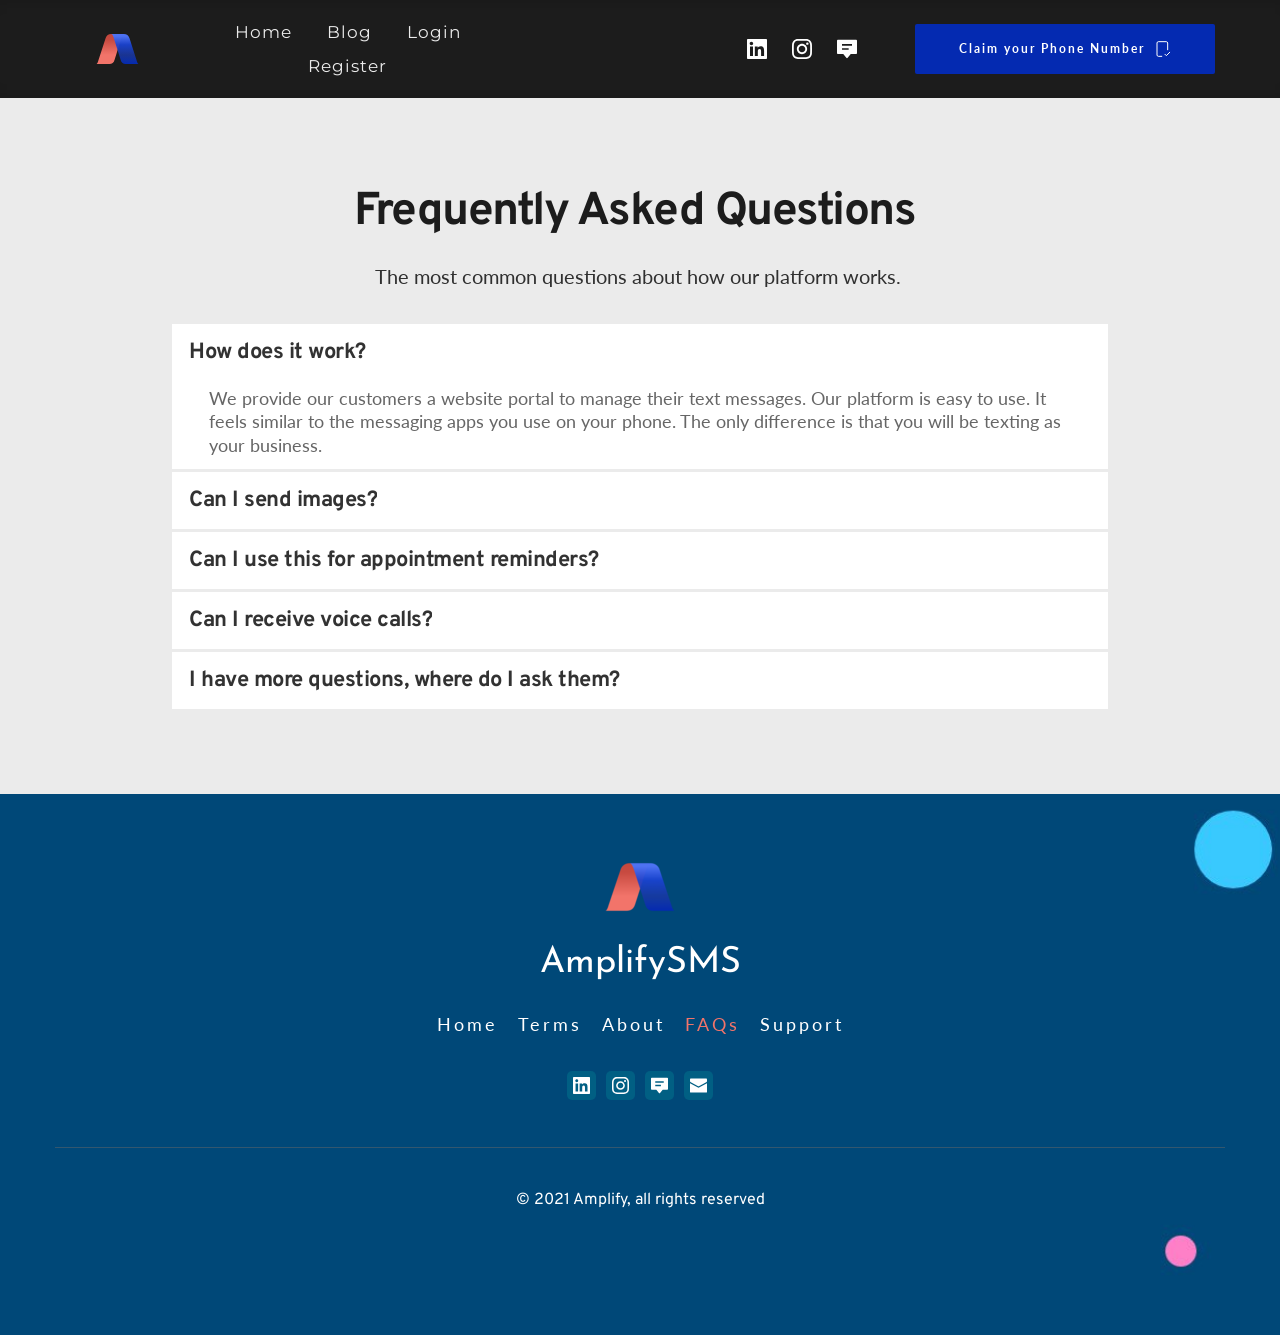
<file: faqs.html>
<!DOCTYPE html><html lang="en"><head><meta charset="utf-8"><link rel="icon" href="assets/img/89225a29410c503cbb16b1923fcf8351.png" sizes="32x32"/><link rel="icon" href="assets/img/83df09097231836f12a9e2458049f5ec.png" sizes="192x192"/><link rel="apple-touch-icon-precomposed" href="assets/img/27fc328ee1479f2be568e5429c3ec868.png"/><title>FAQs | AmplifySMS - Business Text Messaging</title><meta name="description" content="Your communications are only reaching your customers 30% of the time. At AmplifySMS, we create a messaging platform that will get you to 98%. When your messages are seen, your business can grow in the ways you intended."><meta property="og:title" content="AmplifySMS - A Premier Text Message Platform for Businesses"><meta property="og:description" content="Your communications are only reaching your customers 30% of the time. At AmplifySMS, we create a messaging platform that will get you to 98%. When your messages are seen, your business can grow in the ways you intended."><meta property="og:image" content="assets/img/58ce424ce860a916cf5d7ac049ccae62.png"><meta property="og:url" content="https://main--amplifysms-2021.netlify.app/faqs"><meta content="summary_large_image" name="twitter:card"><!-- ASSETS --><meta name="viewport" content="width=device-width, initial-scale=1"><link class="brz-link brz-link-google-prefetch" rel="dns-prefetch" href="//ajax.googleapis.com"><link class="brz-link brz-link-google-prefetch" rel="dns-prefetch" href="//fonts.googleapis.com"><link class="brz-link brz-link-google-preconnect" rel="preconnect" href="https://fonts.gstatic.com/" crossorigin><link class="brz-link brz-link-cdn-preconnect" rel="preconnect" href="https://brizy.b-cdn.net/" crossorigin><link href="https://fonts.googleapis.com/css?family=Montserrat:100,100italic,200,200italic,300,300italic,regular,italic,500,500italic,600,600italic,700,700italic,800,800italic,900,900italic|Lato:100,100italic,300,300italic,regular,italic,700,700italic,900,900italic|Josefin Sans:100,200,300,regular,500,600,700,100italic,200italic,300italic,italic,500italic,600italic,700italic|Overpass:100,100italic,200,200italic,300,300italic,regular,italic,600,600italic,700,700italic,800,800italic,900,900italic&subset=arabic,bengali,cyrillic,cyrillic-ext,devanagari,greek,greek-ext,gujarati,hebrew,khmer,korean,latin-ext,tamil,telugu,thai,vietnamese&display=swap" class="brz-link brz-link-google" type="text/css" rel="stylesheet"/><link href="assets/d6db8a320622f3b34c2d1a4849ed56fa.css" class="brz-link brz-link-preview-lib" rel="stylesheet" data-group="group-1_3"/><link href="assets/d5e006e4a21ac9479a46de130c46060f.css" class="brz-link brz-link-preview-lib-pro" rel="stylesheet" data-group="group-2"/><link href="assets/873f43b753942fe59ecc57ffe7fa7a0f.css" class="brz-link brz-link-preview-pro" rel="stylesheet"/><style class="brz-style">.brz .css-1t9iimb, .brz [data-css-1t9iimb] {color: rgba(255,255,255,1);border-color: rgba(35,157,219,0);background-color: rgba(189,225,244,0);background-image: none;border-width: 0;border-style: solid;width: 20px;height: 20px;font-size: 20px;padding: 0px;border-radius: 0;stroke-width: 0;transition: all .5s ease-in-out;transition-property: background,border-radius,color,border-color,box-shadow;-webkit-transition: all .5s ease-in-out;-moz-transition: all .5s ease-in-out;-webkit-transition-property: background,border-radius,color,border-color,box-shadow;-moz-transition-property: background,border-radius,color,border-color,box-shadow;}
@media (min-width: 991px) {.brz .css-1t9iimb:hover, .brz [data-css-1t9iimb]:hover {color: rgba(245,212,209,1);border-color: rgba(35,157,219,0);background-color: rgba(189,225,244,0);background-image: none;}}
@media (max-width: 991px) {.brz .css-1t9iimb, .brz [data-css-1t9iimb] {width: 18px;height: 18px;font-size: 18px;padding: 0px;border-radius: 0px;stroke-width: 0;}}
@media (max-width: 767px) {.brz .css-1t9iimb, .brz [data-css-1t9iimb] {width: 18px;height: 18px;font-size: 18px;padding: 0px;border-radius: 0px;stroke-width: 0;}}
.brz .css-j3dazs, .brz [data-css-j3dazs] {color: rgba(255,255,255,1);border-color: rgba(35,157,219,0);background-color: rgba(5,202,182,.18);background-image: none;border-width: 0;border-style: solid;width: 29px;height: 29px;font-size: 17px;padding: 6px;border-radius: 5px;stroke-width: 0;transition: all .5s ease-in-out;transition-property: background,border-radius,color,border-color,box-shadow;-webkit-transition: all .5s ease-in-out;-moz-transition: all .5s ease-in-out;-webkit-transition-property: background,border-radius,color,border-color,box-shadow;-moz-transition-property: background,border-radius,color,border-color,box-shadow;}
@media (min-width: 991px) {.brz .css-j3dazs:hover, .brz [data-css-j3dazs]:hover {color: rgba(242,116,106,.8);border-color: rgba(35,157,219,1);background-color: rgba(5,202,182,.18);background-image: none;}}
@media (max-width: 991px) {.brz .css-j3dazs, .brz [data-css-j3dazs] {width: 29px;height: 29px;font-size: 17px;padding: 6px;border-radius: 5px;stroke-width: 0;}}
@media (max-width: 767px) {.brz .css-j3dazs, .brz [data-css-j3dazs] {width: 29px;height: 29px;font-size: 17px;padding: 6px;border-radius: 5px;stroke-width: 0;}}
.brz .css-12kqdif, .brz [data-css-12kqdif] {color: rgba(255,255,255,1);border-color: rgba(35,157,219,0);background-color: rgba(5,202,182,.18);background-image: none;border-width: 0;border-style: solid;width: 29px;height: 29px;font-size: 17px;padding: 6px;border-radius: 5px;stroke-width: 0;transition: all .5s ease-in-out;transition-property: background,border-radius,color,border-color,box-shadow;-webkit-transition: all .5s ease-in-out;-moz-transition: all .5s ease-in-out;-webkit-transition-property: background,border-radius,color,border-color,box-shadow;-moz-transition-property: background,border-radius,color,border-color,box-shadow;}
@media (min-width: 991px) {.brz .css-12kqdif:hover, .brz [data-css-12kqdif]:hover {color: rgba(161,112,217,1);border-color: rgba(35,157,219,1);background-color: rgba(5,202,182,.18);background-image: none;}}
@media (max-width: 991px) {.brz .css-12kqdif, .brz [data-css-12kqdif] {width: 29px;height: 29px;font-size: 17px;padding: 6px;border-radius: 5px;stroke-width: 0;}}
@media (max-width: 767px) {.brz .css-12kqdif, .brz [data-css-12kqdif] {width: 29px;height: 29px;font-size: 17px;padding: 6px;border-radius: 5px;stroke-width: 0;}}</style><style class="brz-style">@media (min-width:991px) {.brz .brz-css-zdhor {display: block;}}
@media (max-width:991px) and (min-width:768px) {.brz .brz-css-zdhor {display: block;}}
@media (max-width:767px) {.brz .brz-css-zdhor {display: block;}}
.brz .brz-css-jjice {padding: 75px 0px 75px 0px;margin: 0;}
.brz .brz-css-jjice > .brz-bg {border: 0px solid rgba(102,115,141,0);border-radius: 0;}
.brz .brz-css-jjice > .brz-bg > .brz-bg-image {background-image: none;}
.brz .brz-css-jjice > .brz-bg > .brz-bg-image:after {content: "";background-image: none;}
.brz .brz-css-jjice > .brz-bg > .brz-bg-color {background-color: rgba(0,0,0,0);background-image: none;}
.brz .brz-css-jjice > .brz-bg > .brz-bg-shape__top {background-image: none;background-size: 100% 100px;height: 100px;transform: rotateX(0deg) rotateY(0deg);z-index: auto;}
.brz .brz-css-jjice > .brz-bg > .brz-bg-shape__bottom {background-image: none;background-size: 100% 100px;height: 100px;transform: rotateX(-180deg) rotateY(-180deg);z-index: auto;}
@media (max-width:991px) and (min-width:768px) {.brz .brz-css-jjice {padding: 50px 15px 50px 15px;margin: 0;}
	.brz .brz-css-jjice > .brz-bg {border: 0px solid rgba(102,115,141,0);border-radius: 0;}
	.brz .brz-css-jjice > .brz-bg > .brz-bg-image {background-image: none;}
	.brz .brz-css-jjice > .brz-bg > .brz-bg-image:after {content: "";background-image: none;}
	.brz .brz-css-jjice > .brz-bg > .brz-bg-color {background-color: rgba(0,0,0,0);background-image: none;}
	.brz .brz-css-jjice > .brz-bg > .brz-bg-shape__top {background-image: none;background-size: 100% 100px;height: 100px;transform: rotateX(0deg) rotateY(0deg);z-index: auto;}
	.brz .brz-css-jjice > .brz-bg > .brz-bg-shape__bottom {background-image: none;background-size: 100% 100px;height: 100px;transform: rotateX(-180deg) rotateY(-180deg);z-index: auto;}}
@media (max-width:767px) {.brz .brz-css-jjice {padding: 25px 15px 25px 15px;margin: 0;}
	.brz .brz-css-jjice > .brz-bg {border: 0px solid rgba(102,115,141,0);border-radius: 0;}
	.brz .brz-css-jjice > .brz-bg > .brz-bg-image {background-image: none;}
	.brz .brz-css-jjice > .brz-bg > .brz-bg-image:after {content: "";background-image: none;}
	.brz .brz-css-jjice > .brz-bg > .brz-bg-color {background-color: rgba(0,0,0,0);background-image: none;}
	.brz .brz-css-jjice > .brz-bg > .brz-bg-shape__top {background-image: none;background-size: 100% 100px;height: 100px;transform: rotateX(0deg) rotateY(0deg);z-index: auto;}
	.brz .brz-css-jjice > .brz-bg > .brz-bg-shape__bottom {background-image: none;background-size: 100% 100px;height: 100px;transform: rotateX(-180deg) rotateY(-180deg);z-index: auto;}}
.brz .brz-css-sqtem {border: 0px solid transparent;}
@media (min-width:991px) {.brz .brz-css-sqtem {max-width: calc(1 * var(--brz-section-container-max-width,1170px));}}
@media (max-width:991px) and (min-width:768px) {.brz .brz-css-sqtem {border: 0px solid transparent;}}
@media (max-width:991px) and (min-width:768px) {.brz .brz-css-sqtem {max-width: 100%;}}
@media (max-width:767px) {.brz .brz-css-sqtem {border: 0px solid transparent;}}
@media (max-width:767px) {.brz .brz-css-sqtem {max-width: 100%;}}
.brz .brz-css-iukmi {margin: 0;z-index: auto;align-items: flex-start;}
.brz .brz-css-iukmi > .brz-bg {border: 0px solid rgba(102,115,141,0);border-radius: 0;max-width: 100%;}
.brz .brz-css-iukmi > .brz-bg > .brz-bg-image {background-image: none;display: block;}
.brz .brz-css-iukmi > .brz-bg > .brz-bg-image:after {content: "";background-image: none;}
.brz .brz-css-iukmi > .brz-bg > .brz-bg-color {background-color: rgba(0,0,0,0);background-image: none;}
.brz .brz-css-iukmi > .brz-bg > .brz-bg-map {display: none;}
.brz .brz-css-iukmi > .brz-bg > .brz-bg-video {display: none;}
.brz .brz-css-iukmi > .brz-row {border: 0px solid transparent;}
@media (min-width:991px) {.brz .brz-css-iukmi {min-height: auto;display: flex;}
	.brz .brz-css-iukmi > .brz-bg {transition-duration: .5s;transition-property: filter,box-shadow,background,border-radius,border-color;}
	.brz .brz-css-iukmi > .brz-bg > .brz-bg-image {transition-duration: .5s;transition-property: filter,box-shadow,background,border-radius,border-color;}
	.brz .brz-css-iukmi > .brz-bg > .brz-bg-color {transition-duration: .5s;transition-property: filter,box-shadow,background,border-radius,border-color;}
	.brz .brz-css-iukmi > .brz-bg > .brz-bg-video {transition-duration: .5s;transition-property: filter,box-shadow,background,border-radius,border-color;}
	.brz .brz-css-iukmi > .brz-row {transition-duration: .5s;transition-property: filter,box-shadow,background,border-radius,border-color;}}
@media (max-width:991px) and (min-width:768px) {.brz .brz-css-iukmi {margin: 0;z-index: auto;align-items: flex-start;}
	.brz .brz-css-iukmi > .brz-bg {border: 0px solid rgba(102,115,141,0);border-radius: 0;max-width: 100%;}
	.brz .brz-css-iukmi > .brz-bg > .brz-bg-image {background-image: none;display: block;}
	.brz .brz-css-iukmi > .brz-bg > .brz-bg-image:after {content: "";background-image: none;}
	.brz .brz-css-iukmi > .brz-bg > .brz-bg-color {background-color: rgba(0,0,0,0);background-image: none;}
	.brz .brz-css-iukmi > .brz-bg > .brz-bg-map {display: none;}
	.brz .brz-css-iukmi > .brz-bg > .brz-bg-video {display: none;}
	.brz .brz-css-iukmi > .brz-row {border: 0px solid transparent;}}
@media (max-width:991px) and (min-width:768px) {.brz .brz-css-iukmi {min-height: auto;display: flex;}
	.brz .brz-css-iukmi > .brz-bg {transition-duration: .5s;transition-property: filter,box-shadow,background,border-radius,border-color;}
	.brz .brz-css-iukmi > .brz-bg > .brz-bg-image {transition-duration: .5s;transition-property: filter,box-shadow,background,border-radius,border-color;}
	.brz .brz-css-iukmi > .brz-bg > .brz-bg-color {transition-duration: .5s;transition-property: filter,box-shadow,background,border-radius,border-color;}
	.brz .brz-css-iukmi > .brz-bg > .brz-bg-video {transition-duration: .5s;transition-property: filter,box-shadow,background,border-radius,border-color;}
	.brz .brz-css-iukmi > .brz-row {flex-direction: row;flex-wrap: wrap;justify-content: flex-start;transition-duration: .5s;transition-property: filter,box-shadow,background,border-radius,border-color;}}
@media (max-width:767px) {.brz .brz-css-iukmi {margin: 0;z-index: auto;align-items: flex-start;}
	.brz .brz-css-iukmi > .brz-bg {border: 0px solid rgba(102,115,141,0);border-radius: 0;max-width: 100%;}
	.brz .brz-css-iukmi > .brz-bg > .brz-bg-image {background-image: none;display: block;}
	.brz .brz-css-iukmi > .brz-bg > .brz-bg-image:after {content: "";background-image: none;}
	.brz .brz-css-iukmi > .brz-bg > .brz-bg-color {background-color: rgba(0,0,0,0);background-image: none;}
	.brz .brz-css-iukmi > .brz-bg > .brz-bg-map {display: none;}
	.brz .brz-css-iukmi > .brz-bg > .brz-bg-video {display: none;}
	.brz .brz-css-iukmi > .brz-row {border: 0px solid transparent;}}
@media (max-width:767px) {.brz .brz-css-iukmi {min-height: auto;display: flex;}
	.brz .brz-css-iukmi > .brz-bg {transition-duration: .5s;transition-property: filter,box-shadow,background,border-radius,border-color;}
	.brz .brz-css-iukmi > .brz-bg > .brz-bg-image {transition-duration: .5s;transition-property: filter,box-shadow,background,border-radius,border-color;}
	.brz .brz-css-iukmi > .brz-bg > .brz-bg-color {transition-duration: .5s;transition-property: filter,box-shadow,background,border-radius,border-color;}
	.brz .brz-css-iukmi > .brz-bg > .brz-bg-video {transition-duration: .5s;transition-property: filter,box-shadow,background,border-radius,border-color;}
	.brz .brz-css-iukmi > .brz-row {flex-direction: row;flex-wrap: wrap;justify-content: flex-start;transition-duration: .5s;transition-property: filter,box-shadow,background,border-radius,border-color;}}
.brz .brz-css-wfayf {padding: 10px;max-width: 100%;}
@media (max-width:991px) and (min-width:768px) {.brz .brz-css-wfayf {padding: 0;max-width: 100%;}}
@media (max-width:767px) {.brz .brz-css-wfayf {padding: 0;max-width: 100%;}}
.brz .brz-css-nvlfa {z-index: auto;flex: 1 1 50%;max-width: 50%;justify-content: flex-start;}
.brz .brz-css-nvlfa > .brz-bg {border: 0px solid rgba(102,115,141,0);border-radius: 0;margin: 0;}
.brz .brz-css-nvlfa > .brz-bg > .brz-bg-image {background-image: none;}
.brz .brz-css-nvlfa > .brz-bg > .brz-bg-image:after {content: "";background-image: none;}
.brz .brz-css-nvlfa > .brz-bg > .brz-bg-color {background-color: rgba(0,0,0,0);background-image: none;}
@media (min-width:991px) {.brz .brz-css-nvlfa > .brz-bg {transition-duration: .5s;transition-property: filter,box-shadow,background,border-radius,border-color;}
	.brz .brz-css-nvlfa > .brz-bg > .brz-bg-image {transition-duration: .5s;transition-property: filter,box-shadow,background,border-radius,border-color;}
	.brz .brz-css-nvlfa > .brz-bg > .brz-bg-color {transition-duration: .5s;transition-property: filter,box-shadow,background,border-radius,border-color;}}
@media (max-width:991px) and (min-width:768px) {.brz .brz-css-nvlfa {z-index: auto;flex: 1 1 50%;max-width: 50%;justify-content: flex-start;}
	.brz .brz-css-nvlfa > .brz-bg {border: 0px solid rgba(102,115,141,0);border-radius: 0;margin: 0;}
	.brz .brz-css-nvlfa > .brz-bg > .brz-bg-image {background-image: none;}
	.brz .brz-css-nvlfa > .brz-bg > .brz-bg-image:after {content: "";background-image: none;}
	.brz .brz-css-nvlfa > .brz-bg > .brz-bg-color {background-color: rgba(0,0,0,0);background-image: none;}}
@media (max-width:991px) and (min-width:768px) {.brz .brz-css-nvlfa > .brz-bg {transition-duration: .5s;transition-property: filter,box-shadow,background,border-radius,border-color;}
	.brz .brz-css-nvlfa > .brz-bg > .brz-bg-image {transition-duration: .5s;transition-property: filter,box-shadow,background,border-radius,border-color;}
	.brz .brz-css-nvlfa > .brz-bg > .brz-bg-color {transition-duration: .5s;transition-property: filter,box-shadow,background,border-radius,border-color;}}
@media (max-width:767px) {.brz .brz-css-nvlfa {z-index: auto;flex: 1 1 100%;max-width: 100%;justify-content: flex-start;}
	.brz .brz-css-nvlfa > .brz-bg {border: 0px solid rgba(102,115,141,0);border-radius: 0;margin: 10px 0px 10px 0px;}
	.brz .brz-css-nvlfa > .brz-bg > .brz-bg-image {background-image: none;}
	.brz .brz-css-nvlfa > .brz-bg > .brz-bg-image:after {content: "";background-image: none;}
	.brz .brz-css-nvlfa > .brz-bg > .brz-bg-color {background-color: rgba(0,0,0,0);background-image: none;}}
@media (max-width:767px) {.brz .brz-css-nvlfa > .brz-bg {transition-duration: .5s;transition-property: filter,box-shadow,background,border-radius,border-color;}
	.brz .brz-css-nvlfa > .brz-bg > .brz-bg-image {transition-duration: .5s;transition-property: filter,box-shadow,background,border-radius,border-color;}
	.brz .brz-css-nvlfa > .brz-bg > .brz-bg-color {transition-duration: .5s;transition-property: filter,box-shadow,background,border-radius,border-color;}}
.brz .brz-css-ylmxc {z-index: auto;margin: 0;border: 0px solid transparent;padding: 5px 15px 5px 15px;}
@media (min-width:991px) {.brz .brz-css-ylmxc {display: flex;transition-duration: .5s;transition-property: filter,box-shadow,background,border-radius,border-color;}}
@media (max-width:991px) and (min-width:768px) {.brz .brz-css-ylmxc {z-index: auto;margin: 0;border: 0px solid transparent;padding: 5px 15px 5px 15px;}}
@media (max-width:991px) and (min-width:768px) {.brz .brz-css-ylmxc {display: flex;transition-duration: .5s;transition-property: filter,box-shadow,background,border-radius,border-color;}}
@media (max-width:767px) {.brz .brz-css-ylmxc {z-index: auto;margin: 10px 0px 10px 0px;border: 0px solid transparent;padding: 0;}}
@media (max-width:767px) {.brz .brz-css-ylmxc {display: flex;transition-duration: .5s;transition-property: filter,box-shadow,background,border-radius,border-color;}}
.brz .brz-css-wapwm {padding: 0;margin: 10px 0px 10px 0px;justify-content: center;position: relative;}
@media (min-width:991px) {.brz .brz-css-wapwm {display: flex;z-index: auto;position: relative;}}
@media (max-width:991px) and (min-width:768px) {.brz .brz-css-wapwm {padding: 0;margin: 10px 0px 10px 0px;justify-content: center;position: relative;}}
@media (max-width:991px) and (min-width:768px) {.brz .brz-css-wapwm {display: flex;z-index: auto;position: relative;}}
@media (max-width:767px) {.brz .brz-css-wapwm {padding: 0;margin: 10px 0px 10px 0px;justify-content: center;position: relative;}}
@media (max-width:767px) {.brz .brz-css-wapwm {display: flex;z-index: auto;position: relative;}}
.brz .brz-css-wzyim {max-width: 46%;height: auto;border: 0px solid rgba(102,115,141,0);border-radius: 0;}
@media (min-width:991px) {.brz .brz-css-wzyim {transition-duration: .5s;transition-property: border,box-shadow,filter;}
	.brz .brz-css-wzyim:after {transition-duration: .5s;transition-property: border,box-shadow,filter;}
	.brz .brz-css-wzyim .brz-picture {transition-duration: .5s;transition-property: border,box-shadow,filter;}}
@media (max-width:991px) and (min-width:768px) {.brz .brz-css-wzyim {max-width: 58%;height: auto;border: 0px solid rgba(102,115,141,0);border-radius: 0;}}
@media (max-width:991px) and (min-width:768px) {.brz .brz-css-wzyim {transition-duration: .5s;transition-property: border,box-shadow,filter;}
	.brz .brz-css-wzyim:after {transition-duration: .5s;transition-property: border,box-shadow,filter;}
	.brz .brz-css-wzyim .brz-picture {transition-duration: .5s;transition-property: border,box-shadow,filter;}}
@media (max-width:767px) {.brz .brz-css-wzyim {max-width: 57%;height: auto;border: 0px solid rgba(102,115,141,0);border-radius: 0;}}
@media (max-width:767px) {.brz .brz-css-wzyim {transition-duration: .5s;transition-property: border,box-shadow,filter;}
	.brz .brz-css-wzyim:after {transition-duration: .5s;transition-property: border,box-shadow,filter;}
	.brz .brz-css-wzyim .brz-picture {transition-duration: .5s;transition-property: border,box-shadow,filter;}}
.brz .brz-css-dsudx {padding-top: 98.9956%;}
@media (max-width:991px) and (min-width:768px) {.brz .brz-css-dsudx {padding-top: 99.9484%;}}
@media (max-width:767px) {.brz .brz-css-dsudx {padding-top: 97.6782%;}}
@media (min-width:991px) {.brz .brz-css-agwft .brz-mm-menu__icon {display: none;font-size: 18px;color: rgba(51,51,51,1);}
	.brz .brz-css-agwft .brz-menu {display: flex;}}
@media (max-width:991px) and (min-width:768px) {.brz .brz-css-agwft .brz-mm-menu__icon {display: flex;font-size: 18px;color: rgba(51,51,51,1);}
	.brz .brz-css-agwft .brz-menu {display: none;}}
@media (max-width:767px) {.brz .brz-css-agwft .brz-mm-menu__icon {display: flex;font-size: 18px;color: rgba(51,51,51,1);}
	.brz .brz-css-agwft .brz-menu {display: none;}}
.brz .brz-css-kqdwq {font-family: Overpass,sans-serif;color: rgba(0,0,0,1);}
.brz .brz-css-kqdwq .brz-menu__ul:not(.brz-mm-listview) {display: flex;flex-wrap: wrap;justify-content: inherit;align-items: center;max-width: none;margin: 0px -5px 0px -5px;}
.brz .brz-css-kqdwq .brz-menu__ul > .brz-menu__item > .brz-a {flex-flow: row nowrap;}
.brz .brz-css-kqdwq .brz-menu__ul > .brz-menu__item > .brz-a {color: rgba(0,0,0,1);background-color: rgba(255,255,255,0);padding: 0px 5px 0px 5px;}
.brz .brz-css-kqdwq .brz-menu__ul > .brz-menu__item.brz-menu__item--opened > .brz-a {color: rgba(0,0,0,1);background-color: rgba(255,255,255,0);}
.brz .brz-css-kqdwq .brz-menu__ul > .brz-menu__item.brz-menu__item--opened {color: rgba(0,0,0,1);background-color: rgba(255,255,255,0);border: 0px solid rgba(85,85,85,1);}
.brz .brz-css-kqdwq .brz-menu__ul > .brz-menu__item.brz-menu__item--current {color: rgba(0,0,0,1);background-color: rgba(255,255,255,0);border: 0px solid rgba(85,85,85,1);}
.brz .brz-css-kqdwq .brz-menu__ul > .brz-menu__item.brz-menu__item--current > .brz-a {color: rgba(0,0,0,1);background-color: rgba(255,255,255,0);}
.brz .brz-css-kqdwq .brz-menu__item__icon {margin: 0 15px 0 0;}
.brz .brz-css-kqdwq .brz-menu__ul > .brz-menu__item {background-color: transparent;border: 0px solid rgba(85,85,85,1);}
.brz .brz-css-kqdwq .brz-mm-menu__item {font-family: Overpass,sans-serif;color: rgba(255,255,255,1);border-color: rgba(85,85,85,1);}
.brz nav.brz-mm-menu.brz-css-kqdwq {background-color: rgba(51,51,51,1);}
.brz .brz-css-kqdwq.brz-mm-menu .brz-mm-menu__item .brz-mm-listitem__text {padding: 10px 20px 10px 20px;flex-flow: row nowrap;}
.brz .brz-css-kqdwq .brz-mm-menu__item:hover > .brz-mm-listitem__text {color: rgba(255,255,255,1);}
.brz .brz-css-kqdwq .brz-mm-navbar {color: rgba(255,255,255,1);}
.brz .brz-css-kqdwq .brz-mm-menu__item.brz-mm-listitem_opened {color: rgba(255,255,255,1);}
.brz .brz-css-kqdwq.brz-mm-menu.brz-mm-menu_theme-dark .brz-mm-panels, .brz .brz-css-kqdwq .brz-mm-panels > .brz-mm-panel {background-color: rgba(51,51,51,1);}
.brz .brz-css-kqdwq.brz-mm-menu.brz-mm-menu_theme-dark .brz-mm-navbar.brz-mm-listitem .brz-mm-listitem_opened > .brz-mm-listitem__text:after {border-color: rgba(85,85,85,1);}
.brz .brz-css-kqdwq .brz-mm-listitem {border-color: rgba(85,85,85,1);}
.brz .brz-css-kqdwq .brz-mm-menu__item.brz-mm-menu__item--current {color: rgba(255,255,255,1);}
.brz .brz-css-kqdwq .brz-mm-menu__item.brz-mm-menu__item--current:hover > .brz-mm-listitem__text {color: rgba(255,255,255,1);}
.brz .brz-css-kqdwq .brz-menu__sub-menu {font-family: Overpass,sans-serif;color: rgba(255,255,255,1);border-radius: 0;}
.brz .brz-css-kqdwq .brz-menu__sub-menu .brz-a {flex-flow: row nowrap;}
.brz .brz-css-kqdwq .brz-menu__sub-menu .brz-a:hover {color: rgba(255,255,255,1);}
.brz .brz-css-kqdwq .brz-menu__sub-item__icon {margin: 0 15px 0 0;font-size: 12px;}
.brz .brz-css-kqdwq .brz-menu__dropdown > .brz-menu__item.brz-menu__item--current > .brz-a {color: rgba(255,255,255,1);}
.brz .brz-css-kqdwq .brz-menu__dropdown > .brz-menu__item.brz-menu__item--current {background-color: rgba(51,51,51,1);}
.brz .brz-css-kqdwq .brz-menu__dropdown > .brz-menu__item.brz-menu__item--current:hover {background-color: rgba(51,51,51,1);}
.brz .brz-css-kqdwq .brz-menu__item-dropdown .brz-menu__item {background-color: rgba(51,51,51,1);}
.brz .brz-css-kqdwq .brz-menu__item-dropdown .brz-menu__item:hover {background-color: rgba(51,51,51,1);}
.brz .brz-css-kqdwq .brz-menu__dropdown .brz-menu__item-dropdown .brz-a:after {border-color: rgba(255,255,255,1);}
.brz .brz-css-kqdwq .brz-menu__dropdown > .brz-menu__item {border-bottom: 1px solid rgba(85,85,85,1);}
@media (min-width:991px) {.brz .brz-css-kqdwq {font-size: 15px;font-weight: 700;line-height: 1.6;letter-spacing: 0px;}
	.brz .brz-css-kqdwq .brz-menu__item__icon {font-size: 12px;}
	.brz .brz-css-kqdwq .brz-menu__ul > .brz-menu__item {padding-top: 0px;padding-bottom: 0px;margin-right: 5px;margin-left: 5px;}
	.brz .brz-css-kqdwq .brz-mm-menu__item {font-size: 15px;font-weight: 700;line-height: 1.6;letter-spacing: 0px;}
	.brz .brz-css-kqdwq .brz-mm-menu__item .brz-a {justify-content: flex-start;}
	.brz .brz-css-kqdwq .brz-mm-menu__item__icon {margin: 0 15px 0 0;font-size: 12px;}
	.brz .brz-css-kqdwq .brz-mm-navbar {font-family: Overpass,sans-serif;font-size: 15px;font-weight: 700;line-height: 1.6;letter-spacing: 0px;border-color: rgba(85,85,85,1);}
	.brz .brz-css-kqdwq.brz-mm-menu .brz-mm-listitem_vertical .brz-mm-btn_next {height: calc(24px + 10px + 10px);padding-right: 20px;}
	.brz .brz-css-kqdwq .brz-menu__sub-menu {font-size: 15px;font-weight: 700;line-height: 1.6;letter-spacing: 0px;}
	.brz .brz-css-kqdwq .brz-menu__dropdown {position: absolute;top: 0;width: 305px;}
	.brz .brz-css-kqdwq .brz-menu__dropdown-left {left: calc(100% + 5px);}
	.brz .brz-css-kqdwq .brz-menu__dropdown-right {right: calc(100% + 5px);}
	.brz .brz-css-kqdwq .brz-menu__dropdown-left:before {left: -5px;}
	.brz .brz-css-kqdwq .brz-menu__dropdown-right:before {right: -5px;}
	.brz .brz-css-kqdwq > .brz-menu__ul > .brz-menu__item-dropdown > .brz-menu__dropdown {top: calc(100% + 5px);width: 300px;}
	.brz .brz-css-kqdwq > .brz-menu__ul > .brz-menu__item-dropdown > .brz-menu__dropdown-left {left: 0;}
	.brz .brz-css-kqdwq > .brz-menu__ul > .brz-menu__item-dropdown > .brz-menu__dropdown-right {right: 0;}
	.brz .brz-css-kqdwq > .brz-menu__ul > .brz-menu__item-dropdown > .brz-menu__dropdown-left:before {top: -5px;left: 0;}
	.brz .brz-css-kqdwq > .brz-menu__ul > .brz-menu__item-dropdown > .brz-menu__dropdown-right:before {top: -5px;right: 0;}
	.brz .brz-css-kqdwq .brz-mega-menu__dropdown {display: none;}}
@media (max-width:991px) and (min-width:768px) {.brz .brz-css-kqdwq {font-family: Overpass,sans-serif;color: rgba(0,0,0,1);}
	.brz .brz-css-kqdwq .brz-menu__ul:not(.brz-mm-listview) {display: flex;flex-wrap: wrap;justify-content: inherit;align-items: center;max-width: none;margin: 0px -5px 0px -5px;}
	.brz .brz-css-kqdwq .brz-menu__ul > .brz-menu__item > .brz-a {flex-flow: row nowrap;}
	.brz .brz-css-kqdwq .brz-menu__ul > .brz-menu__item > .brz-a {color: rgba(0,0,0,1);background-color: rgba(255,255,255,0);padding: 0px 5px 0px 5px;}
	.brz .brz-css-kqdwq .brz-menu__ul > .brz-menu__item.brz-menu__item--opened > .brz-a {color: rgba(0,0,0,1);background-color: rgba(255,255,255,0);}
	.brz .brz-css-kqdwq .brz-menu__ul > .brz-menu__item.brz-menu__item--opened {color: rgba(0,0,0,1);background-color: rgba(255,255,255,0);border: 0px solid rgba(85,85,85,1);}
	.brz .brz-css-kqdwq .brz-menu__ul > .brz-menu__item.brz-menu__item--current {color: rgba(0,0,0,1);background-color: rgba(255,255,255,0);border: 0px solid rgba(85,85,85,1);}
	.brz .brz-css-kqdwq .brz-menu__ul > .brz-menu__item.brz-menu__item--current > .brz-a {color: rgba(0,0,0,1);background-color: rgba(255,255,255,0);}
	.brz .brz-css-kqdwq .brz-menu__item__icon {margin: 0 15px 0 0;}
	.brz .brz-css-kqdwq .brz-menu__ul > .brz-menu__item {background-color: transparent;border: 0px solid rgba(85,85,85,1);}
	.brz .brz-css-kqdwq .brz-mm-menu__item {font-family: Overpass,sans-serif;color: rgba(255,255,255,1);border-color: rgba(85,85,85,1);}
	.brz nav.brz-mm-menu.brz-css-kqdwq {background-color: rgba(51,51,51,1);}
	.brz .brz-css-kqdwq.brz-mm-menu .brz-mm-menu__item .brz-mm-listitem__text {padding: 10px 20px 10px 20px;flex-flow: row nowrap;}
	.brz .brz-css-kqdwq .brz-mm-menu__item:hover > .brz-mm-listitem__text {color: rgba(255,255,255,1);}
	.brz .brz-css-kqdwq .brz-mm-navbar {color: rgba(255,255,255,1);}
	.brz .brz-css-kqdwq .brz-mm-menu__item.brz-mm-listitem_opened {color: rgba(255,255,255,1);}
	.brz .brz-css-kqdwq.brz-mm-menu.brz-mm-menu_theme-dark .brz-mm-panels, .brz .brz-css-kqdwq .brz-mm-panels > .brz-mm-panel {background-color: rgba(51,51,51,1);}
	.brz .brz-css-kqdwq.brz-mm-menu.brz-mm-menu_theme-dark .brz-mm-navbar.brz-mm-listitem .brz-mm-listitem_opened > .brz-mm-listitem__text:after {border-color: rgba(85,85,85,1);}
	.brz .brz-css-kqdwq .brz-mm-listitem {border-color: rgba(85,85,85,1);}
	.brz .brz-css-kqdwq .brz-mm-menu__item.brz-mm-menu__item--current {color: rgba(255,255,255,1);}
	.brz .brz-css-kqdwq .brz-mm-menu__item.brz-mm-menu__item--current:hover > .brz-mm-listitem__text {color: rgba(255,255,255,1);}
	.brz .brz-css-kqdwq .brz-menu__sub-menu {font-family: Overpass,sans-serif;color: rgba(255,255,255,1);border-radius: 0;}
	.brz .brz-css-kqdwq .brz-menu__sub-menu .brz-a {flex-flow: row nowrap;}
	.brz .brz-css-kqdwq .brz-menu__sub-menu .brz-a:hover {color: rgba(255,255,255,1);}
	.brz .brz-css-kqdwq .brz-menu__sub-item__icon {margin: 0 15px 0 0;font-size: 12px;}
	.brz .brz-css-kqdwq .brz-menu__dropdown > .brz-menu__item.brz-menu__item--current > .brz-a {color: rgba(255,255,255,1);}
	.brz .brz-css-kqdwq .brz-menu__dropdown > .brz-menu__item.brz-menu__item--current {background-color: rgba(51,51,51,1);}
	.brz .brz-css-kqdwq .brz-menu__dropdown > .brz-menu__item.brz-menu__item--current:hover {background-color: rgba(51,51,51,1);}
	.brz .brz-css-kqdwq .brz-menu__item-dropdown .brz-menu__item {background-color: rgba(51,51,51,1);}
	.brz .brz-css-kqdwq .brz-menu__item-dropdown .brz-menu__item:hover {background-color: rgba(51,51,51,1);}
	.brz .brz-css-kqdwq .brz-menu__dropdown .brz-menu__item-dropdown .brz-a:after {border-color: rgba(255,255,255,1);}
	.brz .brz-css-kqdwq .brz-menu__dropdown > .brz-menu__item {border-bottom: 1px solid rgba(85,85,85,1);}}
@media (max-width:991px) and (min-width:768px) {.brz .brz-css-kqdwq {font-size: 17px;font-weight: 700;line-height: 1.6;letter-spacing: 0px;}
	.brz .brz-css-kqdwq .brz-menu__item__icon {font-size: 12px;}
	.brz .brz-css-kqdwq .brz-menu__ul > .brz-menu__item {padding-top: 0px;padding-bottom: 0px;margin-right: 5px;margin-left: 5px;}
	.brz .brz-css-kqdwq .brz-mm-menu__item {font-size: 17px;font-weight: 700;line-height: 1.6;letter-spacing: 0px;}
	.brz .brz-css-kqdwq .brz-mm-menu__item .brz-a {justify-content: flex-start;}
	.brz .brz-css-kqdwq .brz-mm-menu__item__icon {margin: 0 15px 0 0;font-size: 12px;}
	.brz .brz-css-kqdwq .brz-mm-navbar {font-family: Overpass,sans-serif;font-size: 17px;font-weight: 700;line-height: 1.6;letter-spacing: 0px;border-color: rgba(85,85,85,1);}
	.brz .brz-css-kqdwq.brz-mm-menu .brz-mm-listitem_vertical .brz-mm-btn_next {height: calc(27.2px + 10px + 10px);padding-right: 20px;}
	.brz .brz-css-kqdwq .brz-menu__sub-menu {font-size: 17px;font-weight: 700;line-height: 1.6;letter-spacing: 0px;}
	.brz .brz-css-kqdwq .brz-menu__dropdown {position: absolute;top: 0;width: 305px;}
	.brz .brz-css-kqdwq > .brz-menu__ul > .brz-menu__item-dropdown > .brz-menu__dropdown {top: calc(100% + 5px);width: 300px;}
	.brz .brz-css-kqdwq > .brz-menu__ul > .brz-menu__item-dropdown > .brz-menu__dropdown-left {left: 0;}
	.brz .brz-css-kqdwq > .brz-menu__ul > .brz-menu__item-dropdown > .brz-menu__dropdown-right {right: 0;}
	.brz .brz-css-kqdwq > .brz-menu__ul > .brz-menu__item-dropdown > .brz-menu__dropdown-left:before {top: -5px;left: 0;}
	.brz .brz-css-kqdwq > .brz-menu__ul > .brz-menu__item-dropdown > .brz-menu__dropdown-right:before {top: -5px;right: 0;}
	.brz .brz-css-kqdwq .brz-menu__dropdown .brz-menu__item-dropdown > .brz-a:after {border-right-style: solid;border-left-style: none;}
	.brz .brz-css-kqdwq .brz-menu__dropdown .brz-menu__item-dropdown .brz-menu__dropdown {position: relative;top: auto;left: auto;transform: translate(0,0);height: 0;overflow: hidden;}
	.brz .brz-css-kqdwq .brz-menu__dropdown .brz-menu__item--opened > .brz-menu__dropdown {height: auto;width: 100%;left: auto;right: auto;}
	.brz .brz-css-kqdwq.brz-menu__preview .brz-menu__dropdown .brz-menu__item:hover > .brz-menu__sub-menu {height: auto;width: 100%;left: auto;right: auto;}
	.brz .brz-css-kqdwq .brz-mega-menu__dropdown {display: none;}}
@media (max-width:767px) {.brz .brz-css-kqdwq {font-family: Overpass,sans-serif;color: rgba(0,0,0,1);}
	.brz .brz-css-kqdwq .brz-menu__ul:not(.brz-mm-listview) {display: flex;flex-wrap: wrap;justify-content: inherit;align-items: center;max-width: none;margin: 0px -5px 0px -5px;}
	.brz .brz-css-kqdwq .brz-menu__ul > .brz-menu__item > .brz-a {flex-flow: row nowrap;}
	.brz .brz-css-kqdwq .brz-menu__ul > .brz-menu__item > .brz-a {color: rgba(0,0,0,1);background-color: rgba(255,255,255,0);padding: 0px 5px 0px 5px;}
	.brz .brz-css-kqdwq .brz-menu__ul > .brz-menu__item.brz-menu__item--opened > .brz-a {color: rgba(0,0,0,1);background-color: rgba(255,255,255,0);}
	.brz .brz-css-kqdwq .brz-menu__ul > .brz-menu__item.brz-menu__item--opened {color: rgba(0,0,0,1);background-color: rgba(255,255,255,0);border: 0px solid rgba(85,85,85,1);}
	.brz .brz-css-kqdwq .brz-menu__ul > .brz-menu__item.brz-menu__item--current {color: rgba(0,0,0,1);background-color: rgba(255,255,255,0);border: 0px solid rgba(85,85,85,1);}
	.brz .brz-css-kqdwq .brz-menu__ul > .brz-menu__item.brz-menu__item--current > .brz-a {color: rgba(0,0,0,1);background-color: rgba(255,255,255,0);}
	.brz .brz-css-kqdwq .brz-menu__item__icon {margin: 0 15px 0 0;}
	.brz .brz-css-kqdwq .brz-menu__ul > .brz-menu__item {background-color: transparent;border: 0px solid rgba(85,85,85,1);}
	.brz .brz-css-kqdwq .brz-mm-menu__item {font-family: Overpass,sans-serif;color: rgba(255,255,255,1);border-color: rgba(85,85,85,1);}
	.brz nav.brz-mm-menu.brz-css-kqdwq {background-color: rgba(51,51,51,1);}
	.brz .brz-css-kqdwq.brz-mm-menu .brz-mm-menu__item .brz-mm-listitem__text {padding: 10px 20px 10px 20px;flex-flow: row nowrap;}
	.brz .brz-css-kqdwq .brz-mm-menu__item:hover > .brz-mm-listitem__text {color: rgba(255,255,255,1);}
	.brz .brz-css-kqdwq .brz-mm-navbar {color: rgba(255,255,255,1);}
	.brz .brz-css-kqdwq .brz-mm-menu__item.brz-mm-listitem_opened {color: rgba(255,255,255,1);}
	.brz .brz-css-kqdwq.brz-mm-menu.brz-mm-menu_theme-dark .brz-mm-panels, .brz .brz-css-kqdwq .brz-mm-panels > .brz-mm-panel {background-color: rgba(51,51,51,1);}
	.brz .brz-css-kqdwq.brz-mm-menu.brz-mm-menu_theme-dark .brz-mm-navbar.brz-mm-listitem .brz-mm-listitem_opened > .brz-mm-listitem__text:after {border-color: rgba(85,85,85,1);}
	.brz .brz-css-kqdwq .brz-mm-listitem {border-color: rgba(85,85,85,1);}
	.brz .brz-css-kqdwq .brz-mm-menu__item.brz-mm-menu__item--current {color: rgba(255,255,255,1);}
	.brz .brz-css-kqdwq .brz-mm-menu__item.brz-mm-menu__item--current:hover > .brz-mm-listitem__text {color: rgba(255,255,255,1);}
	.brz .brz-css-kqdwq .brz-menu__sub-menu {font-family: Overpass,sans-serif;color: rgba(255,255,255,1);border-radius: 0;}
	.brz .brz-css-kqdwq .brz-menu__sub-menu .brz-a {flex-flow: row nowrap;}
	.brz .brz-css-kqdwq .brz-menu__sub-menu .brz-a:hover {color: rgba(255,255,255,1);}
	.brz .brz-css-kqdwq .brz-menu__sub-item__icon {margin: 0 15px 0 0;font-size: 12px;}
	.brz .brz-css-kqdwq .brz-menu__dropdown > .brz-menu__item.brz-menu__item--current > .brz-a {color: rgba(255,255,255,1);}
	.brz .brz-css-kqdwq .brz-menu__dropdown > .brz-menu__item.brz-menu__item--current {background-color: rgba(51,51,51,1);}
	.brz .brz-css-kqdwq .brz-menu__dropdown > .brz-menu__item.brz-menu__item--current:hover {background-color: rgba(51,51,51,1);}
	.brz .brz-css-kqdwq .brz-menu__item-dropdown .brz-menu__item {background-color: rgba(51,51,51,1);}
	.brz .brz-css-kqdwq .brz-menu__item-dropdown .brz-menu__item:hover {background-color: rgba(51,51,51,1);}
	.brz .brz-css-kqdwq .brz-menu__dropdown .brz-menu__item-dropdown .brz-a:after {border-color: rgba(255,255,255,1);}
	.brz .brz-css-kqdwq .brz-menu__dropdown > .brz-menu__item {border-bottom: 1px solid rgba(85,85,85,1);}}
@media (max-width:767px) {.brz .brz-css-kqdwq {font-size: 15px;font-weight: 700;line-height: 1.6;letter-spacing: 0px;}
	.brz .brz-css-kqdwq .brz-menu__item__icon {font-size: 12px;}
	.brz .brz-css-kqdwq .brz-menu__ul > .brz-menu__item {padding-top: 0px;padding-bottom: 0px;margin-right: 5px;margin-left: 5px;}
	.brz .brz-css-kqdwq .brz-mm-menu__item {font-size: 15px;font-weight: 700;line-height: 1.6;letter-spacing: 0px;}
	.brz .brz-css-kqdwq .brz-mm-menu__item .brz-a {justify-content: flex-start;}
	.brz .brz-css-kqdwq .brz-mm-menu__item__icon {margin: 0 15px 0 0;font-size: 12px;}
	.brz .brz-css-kqdwq .brz-mm-navbar {font-family: Overpass,sans-serif;font-size: 15px;font-weight: 700;line-height: 1.6;letter-spacing: 0px;border-color: rgba(85,85,85,1);}
	.brz .brz-css-kqdwq.brz-mm-menu .brz-mm-listitem_vertical .brz-mm-btn_next {height: calc(24px + 10px + 10px);padding-right: 20px;}
	.brz .brz-css-kqdwq .brz-menu__sub-menu {font-size: 15px;font-weight: 700;line-height: 1.6;letter-spacing: 0px;}
	.brz .brz-css-kqdwq .brz-menu__dropdown {position: absolute;top: 0;width: 305px;}
	.brz .brz-css-kqdwq > .brz-menu__ul > .brz-menu__item-dropdown > .brz-menu__dropdown {top: calc(100% + 5px);width: 300px;}
	.brz .brz-css-kqdwq > .brz-menu__ul > .brz-menu__item-dropdown > .brz-menu__dropdown-left {left: 0;}
	.brz .brz-css-kqdwq > .brz-menu__ul > .brz-menu__item-dropdown > .brz-menu__dropdown-right {right: 0;}
	.brz .brz-css-kqdwq > .brz-menu__ul > .brz-menu__item-dropdown > .brz-menu__dropdown-left:before {top: -5px;left: 0;}
	.brz .brz-css-kqdwq > .brz-menu__ul > .brz-menu__item-dropdown > .brz-menu__dropdown-right:before {top: -5px;right: 0;}
	.brz .brz-css-kqdwq .brz-menu__dropdown .brz-menu__item-dropdown > .brz-a:after {border-right-style: solid;border-left-style: none;}
	.brz .brz-css-kqdwq .brz-menu__dropdown .brz-menu__item-dropdown .brz-menu__dropdown {position: relative;top: auto;left: auto;transform: translate(0,0);height: 0;overflow: hidden;}
	.brz .brz-css-kqdwq .brz-menu__dropdown .brz-menu__item--opened > .brz-menu__dropdown {height: auto;width: 100%;left: auto;right: auto;}
	.brz .brz-css-kqdwq.brz-menu__preview .brz-menu__dropdown .brz-menu__item:hover > .brz-menu__sub-menu {height: auto;width: 100%;left: auto;right: auto;}
	.brz .brz-css-kqdwq .brz-mega-menu__dropdown {display: block;}}
.brz .brz-css-nlttb {z-index: auto;position: relative;margin: 10px 0px 10px 0px;}
@media (min-width:991px) {.brz .brz-css-nlttb {display: flex;position: relative;}}
@media (max-width:991px) and (min-width:768px) {.brz .brz-css-nlttb {z-index: auto;position: relative;margin: 10px 0px 10px 0px;}}
@media (max-width:991px) and (min-width:768px) {.brz .brz-css-nlttb {display: flex;position: relative;}}
@media (max-width:767px) {.brz .brz-css-nlttb {z-index: auto;position: relative;margin: 10px 0px 10px 0px;}}
@media (max-width:767px) {.brz .brz-css-nlttb {display: flex;position: relative;}}
.brz .brz-css-krqmc {justify-content: center;padding: 0;margin: 0px -5px -20px -5px;}
@media (max-width:991px) and (min-width:768px) {.brz .brz-css-krqmc {justify-content: center;padding: 0;margin: 0px -5px -20px -5px;}}
@media (max-width:767px) {.brz .brz-css-krqmc {justify-content: center;padding: 0;margin: 0px -5px -20px -5px;}}
.brz .brz-css-lnssb {padding: 0px 5px 20px 5px;}
@media (max-width:991px) and (min-width:768px) {.brz .brz-css-lnssb {padding: 0px 5px 20px 5px;}}
@media (max-width:767px) {.brz .brz-css-lnssb {padding: 0px 5px 20px 5px;}}
.brz .brz-css-klhxu {font-size: 16px;margin-left: 10px;margin-right: 0;stroke-width: 0;}
@media (max-width:991px) and (min-width:768px) {.brz .brz-css-klhxu {font-size: 16px;margin-left: 10px;margin-right: 0;stroke-width: 0;}}
@media (max-width:767px) {.brz .brz-css-klhxu {font-size: 16px;margin-left: 10px;margin-right: 0;stroke-width: 0;}}
.brz .brz-css-hoopu.brz-btn {display: flex;align-items: center;justify-content: center;font-family: Overpass,sans-serif;font-weight: 700;font-size: 15px;line-height: 1.6;letter-spacing: 0px;color: rgba(255,255,255,1);border: 2px solid rgba(5,202,182,0);border-radius: 2px;background-color: rgba(5,202,182,1);background-image: none;padding: 14px 42px 14px 42px;flex-flow: row-reverse nowrap;}
.brz .brz-css-hoopu.brz-btn.brz-btn-submit {color: rgba(255,255,255,1);background-color: rgba(5,202,182,1);}
.brz .brz-css-hoopu .brz-btn--story-container {border: 2px solid rgba(5,202,182,0);flex-flow: row-reverse nowrap;border-radius: 2px;}
@media (min-width:991px) {.brz .brz-css-hoopu.brz-btn {transition-duration: .5s;transition-property: color,box-shadow,background,border-color;}}
@media (min-width:991px) {.brz .brz-css-hoopu.brz-btn:hover {background-color: rgba(5,202,182,.8);}
	.brz .brz-css-hoopu.brz-btn.brz-btn-submit:hover {background-color: rgba(5,202,182,.8);}}
@media (max-width:991px) and (min-width:768px) {.brz .brz-css-hoopu.brz-btn {display: flex;align-items: center;justify-content: center;font-family: Overpass,sans-serif;font-weight: 700;font-size: 17px;line-height: 1.6;letter-spacing: 0px;color: rgba(255,255,255,1);border: 2px solid rgba(5,202,182,0);border-radius: 2px;background-color: rgba(5,202,182,1);background-image: none;padding: 11px 26px 11px 26px;flex-flow: row-reverse nowrap;}
	.brz .brz-css-hoopu.brz-btn.brz-btn-submit {color: rgba(255,255,255,1);background-color: rgba(5,202,182,1);}
	.brz .brz-css-hoopu .brz-btn--story-container {border: 2px solid rgba(5,202,182,0);flex-flow: row-reverse nowrap;border-radius: 2px;}}
@media (max-width:991px) and (min-width:768px) {.brz .brz-css-hoopu.brz-btn {transition-duration: .5s;transition-property: color,box-shadow,background,border-color;}}
@media (max-width:767px) {.brz .brz-css-hoopu.brz-btn {display: flex;align-items: center;justify-content: center;font-family: Overpass,sans-serif;font-weight: 700;font-size: 15px;line-height: 1.6;letter-spacing: 0px;color: rgba(255,255,255,1);border: 2px solid rgba(5,202,182,0);border-radius: 2px;background-color: rgba(5,202,182,1);background-image: none;padding: 11px 26px 11px 26px;flex-flow: row-reverse nowrap;}
	.brz .brz-css-hoopu.brz-btn.brz-btn-submit {color: rgba(255,255,255,1);background-color: rgba(5,202,182,1);}
	.brz .brz-css-hoopu .brz-btn--story-container {border: 2px solid rgba(5,202,182,0);flex-flow: row-reverse nowrap;border-radius: 2px;}}
@media (max-width:767px) {.brz .brz-css-hoopu.brz-btn {transition-duration: .5s;transition-property: color,box-shadow,background,border-color;}}
.brz .brz-css-wdhhf {z-index: auto;margin: 0;}
.brz .brz-css-wdhhf.brz-section .brz-section__content {min-height: auto;display: flex;}
.brz .brz-css-wdhhf .brz-container {justify-content: center;}
.brz .brz-css-wdhhf > .slick-slider > .brz-slick-slider__dots {color: rgba(0,0,0,1);}
.brz .brz-css-wdhhf > .slick-slider > .brz-slick-slider__arrow {color: rgba(0,0,0,.7);}
@media (min-width:991px) {.brz .brz-css-wdhhf {display: block;}}
@media (min-width:991px) {.brz .brz-css-wdhhf > .slick-slider > .brz-slick-slider__arrow:hover {color: rgba(0,0,0,1);}}
@media (max-width:991px) and (min-width:768px) {.brz .brz-css-wdhhf {z-index: auto;margin: 0;}
	.brz .brz-css-wdhhf.brz-section .brz-section__content {min-height: auto;display: flex;}
	.brz .brz-css-wdhhf .brz-container {justify-content: center;}
	.brz .brz-css-wdhhf > .slick-slider > .brz-slick-slider__dots {color: rgba(0,0,0,1);}
	.brz .brz-css-wdhhf > .slick-slider > .brz-slick-slider__arrow {color: rgba(0,0,0,.7);}}
@media (max-width:991px) and (min-width:768px) {.brz .brz-css-wdhhf {display: block;}}
@media (max-width:767px) {.brz .brz-css-wdhhf {z-index: auto;margin: 0;}
	.brz .brz-css-wdhhf.brz-section .brz-section__content {min-height: auto;display: flex;}
	.brz .brz-css-wdhhf .brz-container {justify-content: center;}
	.brz .brz-css-wdhhf > .slick-slider > .brz-slick-slider__dots {color: rgba(0,0,0,1);}
	.brz .brz-css-wdhhf > .slick-slider > .brz-slick-slider__arrow {color: rgba(0,0,0,.7);}}
@media (max-width:767px) {.brz .brz-css-wdhhf {display: block;}}
.brz .brz-css-fzges {padding: 75px 0px 75px 0px;}
.brz .brz-css-fzges > .brz-bg {border: 0px solid rgba(102,115,141,0);border-radius: 0;}
.brz .brz-css-fzges > .brz-bg > .brz-bg-image {background-image: none;display: block;}
.brz .brz-css-fzges > .brz-bg > .brz-bg-image:after {content: "";background-image: none;}
.brz .brz-css-fzges > .brz-bg > .brz-bg-color {background-color: rgba(0,0,0,0);background-image: none;}
.brz .brz-css-fzges > .brz-bg > .brz-bg-map {display: none;}
.brz .brz-css-fzges > .brz-bg > .brz-bg-video {display: none;}
.brz .brz-css-fzges > .brz-bg > .brz-bg-shape__top {background-image: none;background-size: 100% 100px;height: 100px;transform: rotateX(0deg) rotateY(0deg);z-index: auto;}
.brz .brz-css-fzges > .brz-bg > .brz-bg-shape__bottom {background-image: none;background-size: 100% 100px;height: 100px;transform: rotateX(-180deg) rotateY(-180deg);z-index: auto;}
@media (min-width:991px) {.brz .brz-css-fzges > .brz-bg > .brz-bg-image {background-attachment: scroll;}}
@media (max-width:991px) and (min-width:768px) {.brz .brz-css-fzges {padding: 50px 15px 50px 15px;}
	.brz .brz-css-fzges > .brz-bg {border: 0px solid rgba(102,115,141,0);border-radius: 0;}
	.brz .brz-css-fzges > .brz-bg > .brz-bg-image {background-image: none;display: block;}
	.brz .brz-css-fzges > .brz-bg > .brz-bg-image:after {content: "";background-image: none;}
	.brz .brz-css-fzges > .brz-bg > .brz-bg-color {background-color: rgba(0,0,0,0);background-image: none;}
	.brz .brz-css-fzges > .brz-bg > .brz-bg-map {display: none;}
	.brz .brz-css-fzges > .brz-bg > .brz-bg-video {display: none;}
	.brz .brz-css-fzges > .brz-bg > .brz-bg-shape__top {background-image: none;background-size: 100% 100px;height: 100px;transform: rotateX(0deg) rotateY(0deg);z-index: auto;}
	.brz .brz-css-fzges > .brz-bg > .brz-bg-shape__bottom {background-image: none;background-size: 100% 100px;height: 100px;transform: rotateX(-180deg) rotateY(-180deg);z-index: auto;}}
@media (max-width:767px) {.brz .brz-css-fzges {padding: 25px 15px 25px 15px;}
	.brz .brz-css-fzges > .brz-bg {border: 0px solid rgba(102,115,141,0);border-radius: 0;}
	.brz .brz-css-fzges > .brz-bg > .brz-bg-image {background-image: none;display: block;}
	.brz .brz-css-fzges > .brz-bg > .brz-bg-image:after {content: "";background-image: none;}
	.brz .brz-css-fzges > .brz-bg > .brz-bg-color {background-color: rgba(0,0,0,0);background-image: none;}
	.brz .brz-css-fzges > .brz-bg > .brz-bg-map {display: none;}
	.brz .brz-css-fzges > .brz-bg > .brz-bg-video {display: none;}
	.brz .brz-css-fzges > .brz-bg > .brz-bg-shape__top {background-image: none;background-size: 100% 100px;height: 100px;transform: rotateX(0deg) rotateY(0deg);z-index: auto;}
	.brz .brz-css-fzges > .brz-bg > .brz-bg-shape__bottom {background-image: none;background-size: 100% 100px;height: 100px;transform: rotateX(-180deg) rotateY(-180deg);z-index: auto;}}
.brz .brz-css-htrtw {border: 0px solid transparent;}
@media (min-width:991px) {.brz .brz-css-htrtw {max-width: calc(1 * var(--brz-section-container-max-width,1170px));}}
@media (max-width:991px) and (min-width:768px) {.brz .brz-css-htrtw {border: 0px solid transparent;}}
@media (max-width:991px) and (min-width:768px) {.brz .brz-css-htrtw {max-width: 100%;}}
@media (max-width:767px) {.brz .brz-css-htrtw {border: 0px solid transparent;}}
@media (max-width:767px) {.brz .brz-css-htrtw {max-width: 100%;}}
.brz .brz-css-bzlrl {width: 100%;}
@media (max-width:991px) and (min-width:768px) {.brz .brz-css-bzlrl {width: 100%;}}
@media (max-width:767px) {.brz .brz-css-bzlrl {width: 100%;}}
.brz .brz-css-njaxv .brz-accordion__item:not(.brz-accordion__item--active) {border: 2px solid rgba(220,222,225,1);color: rgba(115,119,127,.7);background-color: rgba(255,255,255,1);}
.brz .brz-css-njaxv .brz-accordion__item {border-radius: 0;}
.brz .brz-css-njaxv .brz-accordion__item.brz-accordion__item--active {color: rgba(115,119,127,.7);background-color: rgba(255,255,255,1);border: 2px solid rgba(220,222,225,1);}
.brz .brz-css-njaxv .brz-accordion__nav-title {text-align: left;font-family: Lato,sans-serif;font-size: 16px;line-height: 1.5;font-weight: 400;letter-spacing: 0px;}
.brz .brz-css-njaxv .brz-accordion__nav .brz-span {text-align: left;}
.brz .brz-css-njaxv .brz-accordion__nav--icon {margin: 0 0 0 10px;font-size: 12px;}
.brz .brz-css-njaxv .brz-accordion__item:not(:last-child) {margin-bottom: 3px;}
.brz .brz-css-njaxv .brz-accordion__item-content {padding: 0px 10px 0px 10px;transition: height .3s ease-out;margin-top: -2px;}
.brz .brz-css-njaxv .brz-accordion__filter-wrapper {justify-content: flex-start;font-family: Lato,sans-serif;font-size: 16px;line-height: 1.5;font-weight: 400;letter-spacing: 0px;}
.brz .brz-css-njaxv .brz-accordion__filter {margin-bottom: 20px;}
.brz .brz-css-njaxv .brz-accordion__filter__item {margin: 1px 3px 0 3px;}
.brz .brz-css-njaxv .brz-accordion__filter__item {color: rgba(115,119,127,.7);}
.brz .brz-css-njaxv .brz-accordion__filter__item--style-1:not(.brz-accordion__filter__item--active) {background-color: rgba(255,255,255,1);border: 2px solid rgba(220,222,225,1);border-radius: 0;}
.brz .brz-css-njaxv .brz-accordion__filter__item--style-1 {padding: 10px;}
.brz .brz-css-njaxv .brz-accordion__filter__item--style-1.brz-accordion__filter__item--active {color: rgba(115,119,127,.7);background-color: rgba(255,255,255,1);border: 2px solid rgba(220,222,225,1);}
.brz .brz-css-njaxv .brz-accordion__filter--style-2 {padding: 10px;background-color: rgba(255,255,255,1);border: 2px solid rgba(220,222,225,1);border-radius: 0;display: inline-flex;}
.brz .brz-css-njaxv .brz-accordion__filter__item--style-2.brz-accordion__filter__item--active {color: rgba(115,119,127,.7);}
@media (min-width:991px) {.brz .brz-css-njaxv .brz-accordion__item:not(.brz-accordion__item--active) {transition-duration: .5s;transition-property: color,box-shadow,background,border;}
	.brz .brz-css-njaxv .brz-accordion__item.brz-accordion__item--active {transition-duration: .5s;transition-property: color,box-shadow,background,border;}}
@media (max-width:991px) and (min-width:768px) {.brz .brz-css-njaxv .brz-accordion__item:not(.brz-accordion__item--active) {border: 2px solid rgba(220,222,225,1);color: rgba(115,119,127,.7);background-color: rgba(255,255,255,1);}
	.brz .brz-css-njaxv .brz-accordion__item {border-radius: 0;}
	.brz .brz-css-njaxv .brz-accordion__item.brz-accordion__item--active {color: rgba(115,119,127,.7);background-color: rgba(255,255,255,1);border: 2px solid rgba(220,222,225,1);}
	.brz .brz-css-njaxv .brz-accordion__nav-title {text-align: left;font-family: Lato,sans-serif;font-size: 14px;line-height: 1.5;font-weight: 400;letter-spacing: 0px;}
	.brz .brz-css-njaxv .brz-accordion__nav .brz-span {text-align: left;}
	.brz .brz-css-njaxv .brz-accordion__nav--icon {margin: 0 0 0 10px;font-size: 10.5px;}
	.brz .brz-css-njaxv .brz-accordion__item:not(:last-child) {margin-bottom: 3px;}
	.brz .brz-css-njaxv .brz-accordion__item-content {padding: 0px 10px 0px 10px;transition: height .3s ease-out;margin-top: -2px;}
	.brz .brz-css-njaxv .brz-accordion__filter-wrapper {justify-content: flex-start;font-family: Lato,sans-serif;font-size: 14px;line-height: 1.5;font-weight: 400;letter-spacing: 0px;}
	.brz .brz-css-njaxv .brz-accordion__filter {margin-bottom: 20px;}
	.brz .brz-css-njaxv .brz-accordion__filter__item {margin: 1px 3px 0 3px;}
	.brz .brz-css-njaxv .brz-accordion__filter__item {color: rgba(115,119,127,.7);}
	.brz .brz-css-njaxv .brz-accordion__filter__item--style-1:not(.brz-accordion__filter__item--active) {background-color: rgba(255,255,255,1);border: 2px solid rgba(220,222,225,1);border-radius: 0;}
	.brz .brz-css-njaxv .brz-accordion__filter__item--style-1 {padding: 10px;}
	.brz .brz-css-njaxv .brz-accordion__filter__item--style-1.brz-accordion__filter__item--active {color: rgba(115,119,127,.7);background-color: rgba(255,255,255,1);border: 2px solid rgba(220,222,225,1);}
	.brz .brz-css-njaxv .brz-accordion__filter--style-2 {padding: 10px;background-color: rgba(255,255,255,1);border: 2px solid rgba(220,222,225,1);border-radius: 0;display: inline-flex;}
	.brz .brz-css-njaxv .brz-accordion__filter__item--style-2.brz-accordion__filter__item--active {color: rgba(115,119,127,.7);}}
@media (max-width:991px) and (min-width:768px) {.brz .brz-css-njaxv .brz-accordion__item:not(.brz-accordion__item--active) {transition-duration: .5s;transition-property: color,box-shadow,background,border;}
	.brz .brz-css-njaxv .brz-accordion__item.brz-accordion__item--active {transition-duration: .5s;transition-property: color,box-shadow,background,border;}}
@media (max-width:767px) {.brz .brz-css-njaxv .brz-accordion__item:not(.brz-accordion__item--active) {border: 2px solid rgba(220,222,225,1);color: rgba(115,119,127,.7);background-color: rgba(255,255,255,1);}
	.brz .brz-css-njaxv .brz-accordion__item {border-radius: 0;}
	.brz .brz-css-njaxv .brz-accordion__item.brz-accordion__item--active {color: rgba(115,119,127,.7);background-color: rgba(255,255,255,1);border: 2px solid rgba(220,222,225,1);}
	.brz .brz-css-njaxv .brz-accordion__nav-title {text-align: left;font-family: Lato,sans-serif;font-size: 14px;line-height: 1.5;font-weight: 400;letter-spacing: 0px;}
	.brz .brz-css-njaxv .brz-accordion__nav .brz-span {text-align: left;}
	.brz .brz-css-njaxv .brz-accordion__nav--icon {margin: 0 0 0 10px;font-size: 10.5px;}
	.brz .brz-css-njaxv .brz-accordion__item:not(:last-child) {margin-bottom: 3px;}
	.brz .brz-css-njaxv .brz-accordion__item-content {padding: 0px 10px 0px 10px;transition: height .3s ease-out;margin-top: -2px;}
	.brz .brz-css-njaxv .brz-accordion__filter-wrapper {justify-content: flex-start;font-family: Lato,sans-serif;font-size: 14px;line-height: 1.5;font-weight: 400;letter-spacing: 0px;}
	.brz .brz-css-njaxv .brz-accordion__filter {margin-bottom: 20px;}
	.brz .brz-css-njaxv .brz-accordion__filter__item {margin: 1px 3px 0 3px;}
	.brz .brz-css-njaxv .brz-accordion__filter__item {color: rgba(115,119,127,.7);}
	.brz .brz-css-njaxv .brz-accordion__filter__item--style-1:not(.brz-accordion__filter__item--active) {background-color: rgba(255,255,255,1);border: 2px solid rgba(220,222,225,1);border-radius: 0;}
	.brz .brz-css-njaxv .brz-accordion__filter__item--style-1 {padding: 10px;}
	.brz .brz-css-njaxv .brz-accordion__filter__item--style-1.brz-accordion__filter__item--active {color: rgba(115,119,127,.7);background-color: rgba(255,255,255,1);border: 2px solid rgba(220,222,225,1);}
	.brz .brz-css-njaxv .brz-accordion__filter--style-2 {padding: 10px;background-color: rgba(255,255,255,1);border: 2px solid rgba(220,222,225,1);border-radius: 0;display: inline-flex;}
	.brz .brz-css-njaxv .brz-accordion__filter__item--style-2.brz-accordion__filter__item--active {color: rgba(115,119,127,.7);}}
@media (max-width:767px) {.brz .brz-css-njaxv .brz-accordion__item:not(.brz-accordion__item--active) {transition-duration: .5s;transition-property: color,box-shadow,background,border;}
	.brz .brz-css-njaxv .brz-accordion__item.brz-accordion__item--active {transition-duration: .5s;transition-property: color,box-shadow,background,border;}}
.brz .brz-css-zvoid {max-width: 6%;height: auto;border: 0px solid rgba(102,115,141,0);border-radius: 0;}
@media (min-width:991px) {.brz .brz-css-zvoid {transition-duration: .5s;transition-property: border,box-shadow,filter;}
	.brz .brz-css-zvoid:after {transition-duration: .5s;transition-property: border,box-shadow,filter;}
	.brz .brz-css-zvoid .brz-picture {transition-duration: .5s;transition-property: border,box-shadow,filter;}}
@media (max-width:991px) and (min-width:768px) {.brz .brz-css-zvoid {max-width: 6%;height: auto;border: 0px solid rgba(102,115,141,0);border-radius: 0;}}
@media (max-width:991px) and (min-width:768px) {.brz .brz-css-zvoid {transition-duration: .5s;transition-property: border,box-shadow,filter;}
	.brz .brz-css-zvoid:after {transition-duration: .5s;transition-property: border,box-shadow,filter;}
	.brz .brz-css-zvoid .brz-picture {transition-duration: .5s;transition-property: border,box-shadow,filter;}}
@media (max-width:767px) {.brz .brz-css-zvoid {max-width: 15%;height: auto;border: 0px solid rgba(102,115,141,0);border-radius: 0;}}
@media (max-width:767px) {.brz .brz-css-zvoid {transition-duration: .5s;transition-property: border,box-shadow,filter;}
	.brz .brz-css-zvoid:after {transition-duration: .5s;transition-property: border,box-shadow,filter;}
	.brz .brz-css-zvoid .brz-picture {transition-duration: .5s;transition-property: border,box-shadow,filter;}}
.brz .brz-css-hnard {padding-top: 86.6667%;}
@media (max-width:991px) and (min-width:768px) {.brz .brz-css-hnard {padding-top: 86.6753%;}}
@media (max-width:767px) {.brz .brz-css-hnard {padding-top: 81.0698%;}}
.brz .brz-css-gaetz {height: 50px;}
@media (max-width:991px) and (min-width:768px) {.brz .brz-css-gaetz {height: 50px;}}
@media (max-width:767px) {.brz .brz-css-gaetz {height: 50px;}}
.brz .brz-css-yhafs {width: 75%;}
.brz .brz-css-yhafs .brz-hr {border-top: 2px solid rgba(102,102,102,.75);}
@media (max-width:991px) and (min-width:768px) {.brz .brz-css-yhafs {width: 75%;}
	.brz .brz-css-yhafs .brz-hr {border-top: 2px solid rgba(102,102,102,.75);}}
@media (max-width:767px) {.brz .brz-css-yhafs {width: 75%;}
	.brz .brz-css-yhafs .brz-hr {border-top: 2px solid rgba(102,102,102,.75);}}
.brz .brz-css-sxhgl {padding: 0;}
@media (max-width:991px) and (min-width:768px) {.brz .brz-css-sxhgl {padding: 0;}}
@media (max-width:767px) {.brz .brz-css-sxhgl {padding: 0;}}
.brz .brz-css-xfrse {margin: 0;}
@media (max-width:991px) and (min-width:768px) {.brz .brz-css-xfrse {margin: 0;}}
@media (max-width:767px) {.brz .brz-css-xfrse {margin: 0;}}
@media (max-width:767px) {.brz .brz-css-pzwji {display: none;}}
.brz .brz-css-srgeh {padding: 5px 50px 5px 50px;}
.brz .brz-css-srgeh > .brz-bg:after {box-shadow: inset 0 15px 15px -15px rgba(0,0,0,.15),inset 0 -15px 15px -15px rgba(0,0,0,.15);display: block;}
.brz .brz-css-srgeh > .brz-bg > .brz-bg-color {background-color: rgba(28,28,28,1);}
@media (max-width:991px) and (min-width:768px) {.brz .brz-css-srgeh {padding: 15px;}
	.brz .brz-css-srgeh > .brz-bg:after {box-shadow: inset 0 15px 15px -15px rgba(0,0,0,.15),inset 0 -15px 15px -15px rgba(0,0,0,.15);display: block;}
	.brz .brz-css-srgeh > .brz-bg > .brz-bg-color {background-color: rgba(28,28,28,1);}}
@media (max-width:767px) {.brz .brz-css-srgeh {padding: 44px 15px 15px 15px;}
	.brz .brz-css-srgeh > .brz-bg:after {box-shadow: inset 0 15px 15px -15px rgba(0,0,0,.15),inset 0 -15px 15px -15px rgba(0,0,0,.15);display: block;}
	.brz .brz-css-srgeh > .brz-bg > .brz-bg-color {background-color: rgba(28,28,28,1);}}
@media (min-width:991px) {.brz .brz-css-qrnal {max-width: 100%;}}
@media (max-width:991px) and (min-width:768px) {.brz .brz-css-qrnal {max-width: 100%;}}
@media (max-width:767px) {.brz .brz-css-qrnal {max-width: 100%;}}
.brz .brz-css-rzkiy {padding: 0;}
@media (max-width:991px) and (min-width:768px) {.brz .brz-css-rzkiy {padding: 0;}}
@media (max-width:767px) {.brz .brz-css-rzkiy {padding: 0;}}
.brz .brz-css-gndto {flex: 1 1 41.6%;max-width: 41.6%;justify-content: center;}
.brz .brz-css-gndto > .brz-bg {margin: 0;}
@media (max-width:991px) and (min-width:768px) {.brz .brz-css-gndto {flex: 1 1 43.8%;max-width: 43.8%;justify-content: center;}
	.brz .brz-css-gndto > .brz-bg {margin: 0;}}
@media (max-width:767px) {.brz .brz-css-gndto {flex: 1 1 100%;max-width: 100%;justify-content: center;}
	.brz .brz-css-gndto > .brz-bg {margin: 0px 0px 10px 0px;}}
@media (max-width:767px) {.brz .brz-css-gndto > * {display: none;}}
.brz .brz-css-yhuvc {margin: 0;padding: 0px 15px 0px 15px;}
@media (max-width:991px) and (min-width:768px) {.brz .brz-css-yhuvc {margin: 0;padding: 5px 15px 0px 15px;}}
@media (max-width:767px) {.brz .brz-css-yhuvc {margin: 0px 0px 10px 0px;padding: 0;}}
.brz .brz-css-ipofy {flex: 1 1 22.7%;max-width: 22.7%;justify-content: center;}
@media (max-width:991px) and (min-width:768px) {.brz .brz-css-ipofy {flex: 1 1 26.7%;max-width: 26.7%;justify-content: center;}}
@media (max-width:991px) and (min-width:768px) {.brz .brz-css-ipofy > * {display: none;}}
@media (max-width:767px) {.brz .brz-css-ipofy {flex: 1 1 23.7%;max-width: 23.7%;justify-content: center;}}
.brz .brz-css-dvhnk {padding: 5px;}
@media (max-width:991px) and (min-width:768px) {.brz .brz-css-dvhnk {padding: 5px 15px 5px 0px;}}
@media (max-width:767px) {.brz .brz-css-dvhnk {padding: 0px 0px 0px 15px;}}
.brz .brz-css-inbes {margin: 0;}
@media (max-width:991px) and (min-width:768px) {.brz .brz-css-inbes {margin: 10px 0px 10px 0px;}}
@media (max-width:767px) {.brz .brz-css-inbes {margin: 10px 0px 10px 0px;}}
.brz .brz-css-ivptb {flex: 1 1 77.3%;max-width: 77.3%;justify-content: center;}
@media (max-width:991px) and (min-width:768px) {.brz .brz-css-ivptb {flex: 1 1 100%;max-width: 100%;justify-content: center;}}
@media (max-width:767px) {.brz .brz-css-ivptb {flex: 1 1 72.2%;max-width: 72.2%;justify-content: center;}}
.brz .brz-css-jcfli {padding: 0px 15px 0px 15px;}
@media (max-width:991px) and (min-width:768px) {.brz .brz-css-jcfli {padding: 0px 15px 0px 15px;}}
@media (max-width:767px) {.brz .brz-css-jcfli {padding: 0px 0px 0px 15px;}}
.brz .brz-css-wjkvs {justify-content: center;}
@media (max-width:991px) and (min-width:768px) {.brz .brz-css-wjkvs {justify-content: flex-start;}}
@media (max-width:767px) {.brz .brz-css-wjkvs {justify-content: center;}}
@media (min-width:991px) {.brz .brz-css-tecib .brz-mm-menu__icon {display: none;font-size: 18px;color: rgba(51,51,51,1);}
	.brz .brz-css-tecib .brz-menu {display: flex;}}
@media (max-width:991px) and (min-width:768px) {.brz .brz-css-tecib .brz-mm-menu__icon {display: flex;font-size: 32px;color: rgba(255,255,255,1);}
	.brz .brz-css-tecib .brz-menu {display: none;}}
@media (max-width:767px) {.brz .brz-css-tecib .brz-mm-menu__icon {display: none;font-size: 18px;color: rgba(51,51,51,1);}
	.brz .brz-css-tecib .brz-menu {display: flex;}}
.brz .brz-css-ypeoy {font-family: Montserrat,sans-serif;color: rgba(235,235,235,1);}
.brz .brz-css-ypeoy .brz-menu__ul:not(.brz-mm-listview) {margin: 0px -12.5px 0px -12.5px;}
.brz .brz-css-ypeoy .brz-menu__ul > .brz-menu__item > .brz-a {color: rgba(235,235,235,1);}
.brz .brz-css-ypeoy .brz-menu__ul > .brz-menu__item.brz-menu__item--opened > .brz-a {color: rgba(235,235,235,.75);}
.brz .brz-css-ypeoy .brz-menu__ul > .brz-menu__item.brz-menu__item--opened {color: rgba(235,235,235,.75);}
.brz .brz-css-ypeoy .brz-menu__ul > .brz-menu__item.brz-menu__item--current {color: rgba(242,116,106,1);}
.brz .brz-css-ypeoy .brz-menu__ul > .brz-menu__item.brz-menu__item--current > .brz-a {color: rgba(242,116,106,1);}
.brz .brz-css-ypeoy .brz-mm-menu__item {font-family: Overpass,sans-serif;}
@media (min-width:991px) {.brz .brz-css-ypeoy {font-size: 17px;font-weight: 400;line-height: 2;letter-spacing: 1px;}
	.brz .brz-css-ypeoy .brz-menu__ul > .brz-menu__item {padding-top: 0px;padding-bottom: 0px;margin-right: 12.5px;margin-left: 12.5px;}
	.brz .brz-css-ypeoy .brz-mm-menu__item {font-size: 15px;font-weight: 700;line-height: 1.6;letter-spacing: 0px;}
	.brz .brz-css-ypeoy .brz-mm-navbar {font-family: Overpass,sans-serif;font-size: 15px;font-weight: 700;line-height: 1.6;letter-spacing: 0px;}
	.brz .brz-css-ypeoy.brz-mm-menu .brz-mm-listitem_vertical .brz-mm-btn_next {height: calc(24px + 10px + 10px);padding-right: 20px;}}
@media (min-width:991px) {.brz .brz-css-ypeoy:hover {color: rgba(235,235,235,.75);}
	.brz .brz-css-ypeoy .brz-menu__ul > .brz-menu__item > .brz-a:hover {color: rgba(235,235,235,.75);}}
@media (max-width:991px) and (min-width:768px) {.brz .brz-css-ypeoy {font-family: Overpass,sans-serif;color: rgba(235,235,235,1);}
	.brz .brz-css-ypeoy .brz-menu__ul:not(.brz-mm-listview) {margin: 0px -5px 0px -5px;}
	.brz .brz-css-ypeoy .brz-menu__ul > .brz-menu__item > .brz-a {color: rgba(235,235,235,1);}
	.brz .brz-css-ypeoy .brz-menu__ul > .brz-menu__item.brz-menu__item--opened > .brz-a {color: rgba(235,235,235,.75);}
	.brz .brz-css-ypeoy .brz-menu__ul > .brz-menu__item.brz-menu__item--opened {color: rgba(235,235,235,.75);}
	.brz .brz-css-ypeoy .brz-menu__ul > .brz-menu__item.brz-menu__item--current {color: rgba(242,116,106,1);}
	.brz .brz-css-ypeoy .brz-menu__ul > .brz-menu__item.brz-menu__item--current > .brz-a {color: rgba(242,116,106,1);}
	.brz .brz-css-ypeoy .brz-mm-menu__item {font-family: Lato,sans-serif;}}
@media (max-width:991px) and (min-width:768px) {.brz .brz-css-ypeoy {font-size: 17px;font-weight: 700;line-height: 1.6;letter-spacing: 0px;}
	.brz .brz-css-ypeoy .brz-menu__ul > .brz-menu__item {padding-top: 0px;padding-bottom: 0px;margin-right: 5px;margin-left: 5px;}
	.brz .brz-css-ypeoy .brz-mm-menu__item {font-size: 16px;font-weight: 400;line-height: 1.8;letter-spacing: 3px;}
	.brz .brz-css-ypeoy .brz-mm-navbar {font-family: Lato,sans-serif;font-size: 16px;font-weight: 400;line-height: 1.8;letter-spacing: 3px;}
	.brz .brz-css-ypeoy.brz-mm-menu .brz-mm-listitem_vertical .brz-mm-btn_next {height: calc(28.8px + 10px + 10px);padding-right: 20px;}}
@media (max-width:767px) {.brz .brz-css-ypeoy {font-family: Overpass,sans-serif;color: rgba(235,235,235,1);}
	.brz .brz-css-ypeoy .brz-menu__ul:not(.brz-mm-listview) {margin: 0px -5px 0px -5px;}
	.brz .brz-css-ypeoy .brz-menu__ul > .brz-menu__item > .brz-a {color: rgba(235,235,235,1);}
	.brz .brz-css-ypeoy .brz-menu__ul > .brz-menu__item.brz-menu__item--opened > .brz-a {color: rgba(235,235,235,.75);}
	.brz .brz-css-ypeoy .brz-menu__ul > .brz-menu__item.brz-menu__item--opened {color: rgba(235,235,235,.75);}
	.brz .brz-css-ypeoy .brz-menu__ul > .brz-menu__item.brz-menu__item--current {color: rgba(242,116,106,1);}
	.brz .brz-css-ypeoy .brz-menu__ul > .brz-menu__item.brz-menu__item--current > .brz-a {color: rgba(242,116,106,1);}
	.brz .brz-css-ypeoy .brz-mm-menu__item {font-family: Overpass,sans-serif;}}
@media (max-width:767px) {.brz .brz-css-ypeoy {font-size: 15px;font-weight: 700;line-height: 1.6;letter-spacing: 0px;}
	.brz .brz-css-ypeoy .brz-menu__ul > .brz-menu__item {padding-top: 0px;padding-bottom: 0px;margin-right: 5px;margin-left: 5px;}
	.brz .brz-css-ypeoy .brz-mm-menu__item {font-size: 15px;font-weight: 700;line-height: 1.6;letter-spacing: 0px;}
	.brz .brz-css-ypeoy .brz-mm-navbar {font-family: Overpass,sans-serif;font-size: 15px;font-weight: 700;line-height: 1.6;letter-spacing: 0px;}
	.brz .brz-css-ypeoy.brz-mm-menu .brz-mm-listitem_vertical .brz-mm-btn_next {height: calc(24px + 10px + 10px);padding-right: 20px;}}
.brz .brz-css-airpj {flex: 1 1 58.4%;max-width: 58.4%;justify-content: center;}
.brz .brz-css-airpj > .brz-bg {margin: 0;}
@media (max-width:991px) and (min-width:768px) {.brz .brz-css-airpj {flex: 1 1 55.3%;max-width: 55.3%;justify-content: center;}
	.brz .brz-css-airpj > .brz-bg {margin: 0;}}
@media (max-width:767px) {.brz .brz-css-airpj {flex: 1 1 100%;max-width: 100%;justify-content: center;}
	.brz .brz-css-airpj > .brz-bg {margin: 0;}}
@media (max-width:767px) {.brz .brz-css-airpj > * {display: none;}}
.brz .brz-css-ieots {margin: 0;padding: 0px 15px 0px 15px;}
@media (max-width:991px) and (min-width:768px) {.brz .brz-css-ieots {margin: 0;padding: 0px 0px 0px 15px;}}
@media (max-width:767px) {.brz .brz-css-ieots {margin: 0;padding: 0;}}
.brz .brz-css-wbxdq {flex: 1 1 47.9%;max-width: 47.9%;justify-content: center;}
@media (max-width:991px) and (min-width:768px) {.brz .brz-css-wbxdq {flex: 1 1 33.1%;max-width: 33.1%;justify-content: center;}}
@media (max-width:991px) and (min-width:768px) {.brz .brz-css-wbxdq > * {display: none;}}
@media (max-width:767px) {.brz .brz-css-wbxdq {flex: 1 1 100%;max-width: 100%;justify-content: center;}}
.brz .brz-css-tygrd {padding: 0px 15px 0px 15px;}
@media (max-width:991px) and (min-width:768px) {.brz .brz-css-tygrd {padding: 5px 15px 5px 0px;}}
@media (max-width:767px) {.brz .brz-css-tygrd {padding: 0;}}
.brz .brz-css-alzen {margin: 0;}
@media (max-width:991px) and (min-width:768px) {.brz .brz-css-alzen {margin: 0;}}
@media (max-width:767px) {.brz .brz-css-alzen {margin: 0px 0px 10px 0px;}}
.brz .brz-css-jpkpn {justify-content: flex-end;margin: 0px -12.5px -20px -12.5px;}
@media (max-width:991px) and (min-width:768px) {.brz .brz-css-jpkpn {justify-content: flex-start;margin: 0px -12.5px -20px -12.5px;}}
@media (max-width:767px) {.brz .brz-css-jpkpn {justify-content: center;margin: 0px -12.5px -20px -12.5px;}}
.brz .brz-css-ogasi {padding: 0px 12.5px 20px 12.5px;}
@media (max-width:991px) and (min-width:768px) {.brz .brz-css-ogasi {padding: 0px 12.5px 20px 12.5px;}}
@media (max-width:767px) {.brz .brz-css-ogasi {padding: 0px 12.5px 20px 12.5px;}}
.brz .brz-css-cwyhr {flex: 1 1 52.1%;max-width: 52.1%;justify-content: center;}
@media (max-width:991px) and (min-width:768px) {.brz .brz-css-cwyhr {flex: 1 1 83.9%;max-width: 83.9%;justify-content: center;}}
@media (max-width:767px) {.brz .brz-css-cwyhr {flex: 1 1 49.8%;max-width: 49.8%;justify-content: center;}}
@media (max-width:767px) {.brz .brz-css-cwyhr > * {display: none;}}
.brz .brz-css-psmvn {padding: 0;}
@media (max-width:991px) and (min-width:768px) {.brz .brz-css-psmvn {padding: 0px 0px 0px 15px;}}
@media (max-width:767px) {.brz .brz-css-psmvn {padding: 0;}}
.brz .brz-css-idtrf {justify-content: flex-end;}
@media (max-width:991px) and (min-width:768px) {.brz .brz-css-idtrf {justify-content: flex-end;}}
@media (max-width:767px) {.brz .brz-css-idtrf {justify-content: flex-end;}}
.brz .brz-css-mbxyr {stroke-width: 1;}
@media (max-width:991px) and (min-width:768px) {.brz .brz-css-mbxyr {stroke-width: 1;}}
@media (max-width:767px) {.brz .brz-css-mbxyr {stroke-width: 1;}}
.brz .brz-css-aztym.brz-btn {font-family: Lato,sans-serif;font-size: 12px;line-height: 1.5;letter-spacing: 2px;background-color: rgba(4,42,177,1);}
.brz .brz-css-aztym.brz-btn.brz-btn-submit {background-color: rgba(4,42,177,1);}
@media (min-width:991px) {.brz .brz-css-aztym.brz-btn:hover {border: 2px solid rgba(255,80,80,0);background-color: rgba(0,56,255,1);}
	.brz .brz-css-aztym.brz-btn.brz-btn-submit:hover {background-color: rgba(0,56,255,1);}
	.brz .brz-css-aztym:hover .brz-btn--story-container {border: 2px solid rgba(255,80,80,0);}}
@media (max-width:991px) and (min-width:768px) {.brz .brz-css-aztym.brz-btn {font-family: Lato,sans-serif;font-size: 17px;line-height: 1.6;letter-spacing: 0px;background-color: rgba(4,42,177,1);}
	.brz .brz-css-aztym.brz-btn.brz-btn-submit {background-color: rgba(4,42,177,1);}}
@media (max-width:767px) {.brz .brz-css-aztym.brz-btn {font-family: Lato,sans-serif;font-size: 15px;line-height: 1.6;letter-spacing: 0px;background-color: rgba(4,42,177,1);}
	.brz .brz-css-aztym.brz-btn.brz-btn-submit {background-color: rgba(4,42,177,1);}}
.brz .brz-css-yklwa > .brz-bg > .brz-bg-color {background-color: rgba(235,235,235,1);}
@media (max-width:991px) and (min-width:768px) {.brz .brz-css-yklwa > .brz-bg > .brz-bg-color {background-color: rgba(235,235,235,1);}}
@media (max-width:767px) {.brz .brz-css-yklwa > .brz-bg > .brz-bg-color {background-color: rgba(235,235,235,1);}}
@media (min-width:991px) {.brz .brz-css-qqvae {max-width: calc(.8 * var(--brz-section-container-max-width,1170px));}}
@media (max-width:991px) and (min-width:768px) {.brz .brz-css-qqvae {max-width: 80%;}}
@media (max-width:767px) {.brz .brz-css-qqvae {max-width: 80%;}}
.brz .brz-css-ffvcj {margin-top: 0px !important;margin-bottom: 0px !important;text-align: center;font-family: Overpass,sans-serif !important;font-size: 46px;line-height: 1.3;font-weight: 700;letter-spacing: -1.5px;}
@media (max-width:991px) and (min-width:768px) {.brz .brz-css-ffvcj {margin-top: 0px !important;margin-bottom: 0px !important;text-align: center;font-family: Overpass,sans-serif !important;font-size: 38px;line-height: 1.2;font-weight: 700;letter-spacing: -1px;}}
@media (max-width:767px) {.brz .brz-css-ffvcj {margin-top: 0px !important;margin-bottom: 0px !important;text-align: center;font-family: Overpass,sans-serif !important;font-size: 36px;line-height: 1.3;font-weight: 700;letter-spacing: -1px;}}
.brz .brz-css-einwg {margin-top: 0px !important;margin-bottom: 15px !important;text-align: center;font-family: Lato,sans-serif !important;font-size: 20px;line-height: 1.3;font-weight: 400;letter-spacing: 0px;}
@media (max-width:991px) and (min-width:768px) {.brz .brz-css-einwg {margin-top: 0px !important;margin-bottom: 15px !important;text-align: center;font-family: Lato,sans-serif !important;font-size: 20px;line-height: 1.3;font-weight: 400;letter-spacing: 0px;}}
@media (max-width:767px) {.brz .brz-css-einwg {margin-top: 0px !important;margin-bottom: 15px !important;text-align: center;font-family: Lato,sans-serif !important;font-size: 20px;line-height: 1.3;font-weight: 400;letter-spacing: 0px;}}
.brz .brz-css-foymg .brz-accordion__item:not(.brz-accordion__item--active) {border: 2px solid rgba(220,222,225,0);color: rgba(28,28,28,.9);}
.brz .brz-css-foymg .brz-accordion__item.brz-accordion__item--active {color: rgba(28,28,28,.9);border: 2px solid rgba(220,222,225,0);}
.brz .brz-css-foymg .brz-accordion__nav-title {font-family: Overpass,sans-serif;font-size: 22px;font-weight: 700;letter-spacing: -.5px;}
.brz .brz-css-foymg .brz-accordion__nav--icon {font-size: 16.5px;}
.brz .brz-css-foymg .brz-accordion__item-content {padding: 0px 30px 0px 30px;}
@media (max-width:991px) and (min-width:768px) {.brz .brz-css-foymg .brz-accordion__item:not(.brz-accordion__item--active) {border: 2px solid rgba(220,222,225,0);color: rgba(28,28,28,.9);}
	.brz .brz-css-foymg .brz-accordion__item.brz-accordion__item--active {color: rgba(28,28,28,.9);border: 2px solid rgba(220,222,225,0);}
	.brz .brz-css-foymg .brz-accordion__nav-title {font-family: Lato,sans-serif;font-size: 20px;font-weight: 700;letter-spacing: 0px;}
	.brz .brz-css-foymg .brz-accordion__nav--icon {font-size: 15px;}
	.brz .brz-css-foymg .brz-accordion__item-content {padding: 0px 10px 0px 10px;}}
@media (max-width:767px) {.brz .brz-css-foymg .brz-accordion__item:not(.brz-accordion__item--active) {border: 2px solid rgba(220,222,225,0);color: rgba(28,28,28,.9);}
	.brz .brz-css-foymg .brz-accordion__item.brz-accordion__item--active {color: rgba(28,28,28,.9);border: 2px solid rgba(220,222,225,0);}
	.brz .brz-css-foymg .brz-accordion__nav-title {font-family: Lato,sans-serif;font-size: 20px;font-weight: 700;letter-spacing: 0px;}
	.brz .brz-css-foymg .brz-accordion__nav--icon {font-size: 15px;}
	.brz .brz-css-foymg .brz-accordion__item-content {padding: 0px 10px 0px 10px;}}
.brz .brz-css-pkikk {padding: 0px 5px 0px 5px;}
@media (max-width:991px) and (min-width:768px) {.brz .brz-css-pkikk {padding: 0;}}
@media (max-width:767px) {.brz .brz-css-pkikk {padding: 0;}}
.brz .brz-css-oiiqj {margin-top: 0px !important;margin-bottom: 0px !important;text-align: left;font-family: Lato,sans-serif !important;font-size: 18px;line-height: 1.3;font-weight: 400;letter-spacing: 0px;}
@media (max-width:991px) and (min-width:768px) {.brz .brz-css-oiiqj {margin-top: 0px !important;margin-bottom: 0px !important;text-align: left;font-family: Lato,sans-serif !important;font-size: 18px;line-height: 1.3;font-weight: 400;letter-spacing: 0px;}}
@media (max-width:767px) {.brz .brz-css-oiiqj {margin-top: 0px !important;margin-bottom: 0px !important;text-align: left;font-family: Lato,sans-serif !important;font-size: 18px;line-height: 1.3;font-weight: 400;letter-spacing: 0px;}}
.brz .brz-css-pymdy {padding: 0px 5px 0px 5px;}
@media (max-width:991px) and (min-width:768px) {.brz .brz-css-pymdy {padding: 0;}}
@media (max-width:767px) {.brz .brz-css-pymdy {padding: 0;}}
.brz .brz-css-aouok {margin-top: 0px !important;margin-bottom: 0px !important;text-align: left;font-family: Lato,sans-serif !important;font-size: 18px;line-height: 1.3;font-weight: 400;letter-spacing: 0px;}
@media (max-width:991px) and (min-width:768px) {.brz .brz-css-aouok {margin-top: 0px !important;margin-bottom: 0px !important;text-align: left;font-family: Lato,sans-serif !important;font-size: 18px;line-height: 1.3;font-weight: 400;letter-spacing: 0px;}}
@media (max-width:767px) {.brz .brz-css-aouok {margin-top: 0px !important;margin-bottom: 0px !important;text-align: left;font-family: Lato,sans-serif !important;font-size: 18px;line-height: 1.3;font-weight: 400;letter-spacing: 0px;}}
.brz .brz-css-hwbez {padding: 0px 5px 0px 5px;}
@media (max-width:991px) and (min-width:768px) {.brz .brz-css-hwbez {padding: 0;}}
@media (max-width:767px) {.brz .brz-css-hwbez {padding: 0;}}
.brz .brz-css-alyvi {margin-top: 0px !important;margin-bottom: 0px !important;text-align: left;font-family: Lato,sans-serif !important;font-size: 18px;line-height: 1.3;font-weight: 400;letter-spacing: 0px;}
@media (max-width:991px) and (min-width:768px) {.brz .brz-css-alyvi {margin-top: 0px !important;margin-bottom: 0px !important;text-align: left;font-family: Lato,sans-serif !important;font-size: 18px;line-height: 1.3;font-weight: 400;letter-spacing: 0px;}}
@media (max-width:767px) {.brz .brz-css-alyvi {margin-top: 0px !important;margin-bottom: 0px !important;text-align: left;font-family: Lato,sans-serif !important;font-size: 18px;line-height: 1.3;font-weight: 400;letter-spacing: 0px;}}
.brz .brz-css-wnujf {padding: 0px 5px 0px 5px;}
@media (max-width:991px) and (min-width:768px) {.brz .brz-css-wnujf {padding: 0;}}
@media (max-width:767px) {.brz .brz-css-wnujf {padding: 0;}}
.brz .brz-css-fugec {margin-top: 0px !important;margin-bottom: 0px !important;text-align: left;font-family: Lato,sans-serif !important;font-size: 18px;line-height: 1.3;font-weight: 400;letter-spacing: 0px;}
@media (max-width:991px) and (min-width:768px) {.brz .brz-css-fugec {margin-top: 0px !important;margin-bottom: 0px !important;text-align: left;font-family: Lato,sans-serif !important;font-size: 18px;line-height: 1.3;font-weight: 400;letter-spacing: 0px;}}
@media (max-width:767px) {.brz .brz-css-fugec {margin-top: 0px !important;margin-bottom: 0px !important;text-align: left;font-family: Lato,sans-serif !important;font-size: 18px;line-height: 1.3;font-weight: 400;letter-spacing: 0px;}}
.brz .brz-css-ylbqm {padding: 0px 5px 0px 5px;}
@media (max-width:991px) and (min-width:768px) {.brz .brz-css-ylbqm {padding: 0;}}
@media (max-width:767px) {.brz .brz-css-ylbqm {padding: 0;}}
.brz .brz-css-hncpl {margin-top: 0px !important;margin-bottom: 0px !important;text-align: left;font-family: Lato,sans-serif !important;font-size: 18px;line-height: 1.3;font-weight: 400;letter-spacing: 0px;}
@media (max-width:991px) and (min-width:768px) {.brz .brz-css-hncpl {margin-top: 0px !important;margin-bottom: 0px !important;text-align: left;font-family: Lato,sans-serif !important;font-size: 18px;line-height: 1.3;font-weight: 400;letter-spacing: 0px;}}
@media (max-width:767px) {.brz .brz-css-hncpl {margin-top: 0px !important;margin-bottom: 0px !important;text-align: left;font-family: Lato,sans-serif !important;font-size: 18px;line-height: 1.3;font-weight: 400;letter-spacing: 0px;}}
.brz .brz-css-cqfdn {padding: 53px 0px 110px 0px;}
.brz .brz-css-cqfdn > .brz-bg > .brz-bg-image {background-image: url("assets/img/4cca99f469ab8a84af1d12af0311a222.jpg");background-position: 49% 0%;}
.brz .brz-css-cqfdn > .brz-bg > .brz-bg-image:after {content: "";background-image: url("assets/img/4cca99f469ab8a84af1d12af0311a222.jpg");}
@media (max-width:991px) and (min-width:768px) {.brz .brz-css-cqfdn {padding: 50px 15px 50px 15px;}
	.brz .brz-css-cqfdn > .brz-bg > .brz-bg-image {background-image: url("assets/img/4cca99f469ab8a84af1d12af0311a222.jpg");background-position: 49% 0%;}
	.brz .brz-css-cqfdn > .brz-bg > .brz-bg-image:after {content: "";background-image: url("assets/img/4cca99f469ab8a84af1d12af0311a222.jpg");}}
@media (max-width:767px) {.brz .brz-css-cqfdn {padding: 25px 15px 25px 15px;}
	.brz .brz-css-cqfdn > .brz-bg > .brz-bg-image {background-image: url("assets/img/4cca99f469ab8a84af1d12af0311a222.jpg");background-position: 49% 0%;}
	.brz .brz-css-cqfdn > .brz-bg > .brz-bg-image:after {content: "";background-image: url("assets/img/4cca99f469ab8a84af1d12af0311a222.jpg");}}
.brz .brz-css-rkcpt {margin-top: 0px !important;margin-bottom: 0px !important;text-align: center;font-family: Josefin Sans,sans-serif !important;font-size: 36px;line-height: 1.4;font-weight: 400;letter-spacing: 0px;}
@media (max-width:991px) and (min-width:768px) {.brz .brz-css-rkcpt {margin-top: 0px !important;margin-bottom: 0px !important;text-align: center;font-family: Josefin Sans,sans-serif !important;font-size: 33px;line-height: 1.3;font-weight: 700;letter-spacing: 0px;}}
@media (max-width:767px) {.brz .brz-css-rkcpt {margin-top: 0px !important;margin-bottom: 0px !important;text-align: center;font-family: Josefin Sans,sans-serif !important;font-size: 27px;line-height: 1.3;font-weight: 700;letter-spacing: 0px;}}
@media (min-width:991px) {.brz .brz-css-cdpyj .brz-mm-menu__icon {display: none;font-size: 18px;color: rgba(51,51,51,1);}
	.brz .brz-css-cdpyj .brz-menu {display: flex;}}
@media (max-width:991px) and (min-width:768px) {.brz .brz-css-cdpyj .brz-mm-menu__icon {display: none;font-size: 23px;color: rgba(255,255,255,1);}
	.brz .brz-css-cdpyj .brz-menu {display: flex;}}
@media (max-width:767px) {.brz .brz-css-cdpyj .brz-mm-menu__icon {display: none;font-size: 22px;color: rgba(255,255,255,1);}
	.brz .brz-css-cdpyj .brz-menu {display: flex;}}
.brz .brz-css-xnzcg {font-family: Lato,sans-serif;color: rgba(255,255,255,1);}
.brz .brz-css-xnzcg .brz-menu__ul > .brz-menu__item > .brz-a {color: rgba(255,255,255,1);}
.brz .brz-css-xnzcg .brz-menu__ul > .brz-menu__item.brz-menu__item--opened > .brz-a {color: rgba(242,116,106,1);}
.brz .brz-css-xnzcg .brz-menu__ul > .brz-menu__item.brz-menu__item--opened {color: rgba(242,116,106,1);}
.brz .brz-css-xnzcg .brz-menu__ul > .brz-menu__item.brz-menu__item--current {color: rgba(242,116,106,1);}
.brz .brz-css-xnzcg .brz-menu__ul > .brz-menu__item.brz-menu__item--current > .brz-a {color: rgba(242,116,106,1);}
@media (min-width:991px) {.brz .brz-css-xnzcg {font-size: 18px;font-weight: 400;line-height: 1.8;letter-spacing: 3px;}
	.brz .brz-css-xnzcg .brz-mm-menu__item {font-size: 15px;font-weight: 700;}
	.brz .brz-css-xnzcg .brz-mm-navbar {font-size: 15px;font-weight: 700;}
	.brz .brz-css-xnzcg.brz-mm-menu .brz-mm-listitem_vertical .brz-mm-btn_next {height: calc(24px + 10px + 10px);padding-right: 20px;}}
@media (min-width:991px) {.brz .brz-css-xnzcg:hover {color: rgba(242,116,106,1);}
	.brz .brz-css-xnzcg .brz-menu__ul > .brz-menu__item > .brz-a:hover {color: rgba(242,116,106,1);}}
@media (max-width:991px) and (min-width:768px) {.brz .brz-css-xnzcg {font-family: Overpass,sans-serif;color: rgba(255,255,255,1);}
	.brz .brz-css-xnzcg .brz-menu__ul > .brz-menu__item > .brz-a {color: rgba(255,255,255,1);}
	.brz .brz-css-xnzcg .brz-menu__ul > .brz-menu__item.brz-menu__item--opened > .brz-a {color: rgba(242,116,106,1);}
	.brz .brz-css-xnzcg .brz-menu__ul > .brz-menu__item.brz-menu__item--opened {color: rgba(242,116,106,1);}
	.brz .brz-css-xnzcg .brz-menu__ul > .brz-menu__item.brz-menu__item--current {color: rgba(242,116,106,1);}
	.brz .brz-css-xnzcg .brz-menu__ul > .brz-menu__item.brz-menu__item--current > .brz-a {color: rgba(242,116,106,1);}}
@media (max-width:991px) and (min-width:768px) {.brz .brz-css-xnzcg {font-size: 17px;font-weight: 700;line-height: 1.6;letter-spacing: 0px;}
	.brz .brz-css-xnzcg .brz-mm-menu__item {font-size: 15px;font-weight: 400;}
	.brz .brz-css-xnzcg .brz-mm-navbar {font-size: 15px;font-weight: 400;}
	.brz .brz-css-xnzcg.brz-mm-menu .brz-mm-listitem_vertical .brz-mm-btn_next {height: calc(24px + 10px + 10px);padding-right: 20px;}}
@media (max-width:767px) {.brz .brz-css-xnzcg {font-family: Overpass,sans-serif;color: rgba(255,255,255,1);}
	.brz .brz-css-xnzcg .brz-menu__ul > .brz-menu__item > .brz-a {color: rgba(255,255,255,1);}
	.brz .brz-css-xnzcg .brz-menu__ul > .brz-menu__item.brz-menu__item--opened > .brz-a {color: rgba(242,116,106,1);}
	.brz .brz-css-xnzcg .brz-menu__ul > .brz-menu__item.brz-menu__item--opened {color: rgba(242,116,106,1);}
	.brz .brz-css-xnzcg .brz-menu__ul > .brz-menu__item.brz-menu__item--current {color: rgba(242,116,106,1);}
	.brz .brz-css-xnzcg .brz-menu__ul > .brz-menu__item.brz-menu__item--current > .brz-a {color: rgba(242,116,106,1);}}
@media (max-width:767px) {.brz .brz-css-xnzcg {font-size: 15px;font-weight: 700;line-height: 1.6;letter-spacing: 0px;}
	.brz .brz-css-xnzcg .brz-mm-menu__item {font-size: 15px;font-weight: 400;}
	.brz .brz-css-xnzcg .brz-mm-navbar {font-size: 15px;font-weight: 400;}
	.brz .brz-css-xnzcg.brz-mm-menu .brz-mm-listitem_vertical .brz-mm-btn_next {height: calc(24px + 10px + 10px);padding-right: 20px;}}
@media (max-width:767px) {.brz .brz-css-xrdkz {display: none;}}
.brz .brz-css-kdvvs {height: 10px;}
@media (max-width:991px) and (min-width:768px) {.brz .brz-css-kdvvs {height: 10px;}}
@media (max-width:767px) {.brz .brz-css-kdvvs {height: 10px;}}
.brz .brz-css-izjsz {height: 10px;}
@media (max-width:991px) and (min-width:768px) {.brz .brz-css-izjsz {height: 10px;}}
@media (max-width:767px) {.brz .brz-css-izjsz {height: 10px;}}
@media (max-width:767px) {.brz .brz-css-lkskk {display: none;}}
.brz .brz-css-pesnf {height: 10px;}
@media (max-width:991px) and (min-width:768px) {.brz .brz-css-pesnf {height: 10px;}}
@media (max-width:767px) {.brz .brz-css-pesnf {height: 10px;}}
.brz .brz-css-fvymr {width: 100%;}
.brz .brz-css-fvymr .brz-hr {border-top: 1px solid rgba(102,102,102,.5);}
@media (max-width:991px) and (min-width:768px) {.brz .brz-css-fvymr {width: 100%;}
	.brz .brz-css-fvymr .brz-hr {border-top: 1px solid rgba(102,102,102,.5);}}
@media (max-width:767px) {.brz .brz-css-fvymr {width: 100%;}
	.brz .brz-css-fvymr .brz-hr {border-top: 1px solid rgba(102,102,102,.5);}}
@media (max-width:767px) {.brz .brz-css-cztmj {display: none;}}
.brz .brz-css-btpkf {height: 10px;}
@media (max-width:991px) and (min-width:768px) {.brz .brz-css-btpkf {height: 10px;}}
@media (max-width:767px) {.brz .brz-css-btpkf {height: 10px;}}
.brz .brz-css-ktoti {margin-top: 0px !important;margin-bottom: 0px !important;text-align: center;font-family: Overpass,sans-serif !important;font-size: 16px;line-height: 1.9;font-weight: 400;letter-spacing: 0px;}
@media (max-width:991px) and (min-width:768px) {.brz .brz-css-ktoti {margin-top: 0px !important;margin-bottom: 0px !important;text-align: center;font-family: Overpass,sans-serif !important;font-size: 15px;line-height: 1.6;font-weight: 400;letter-spacing: 0px;}}
@media (max-width:767px) {.brz .brz-css-ktoti {margin-top: 0px !important;margin-bottom: 0px !important;text-align: center;font-family: Overpass,sans-serif !important;font-size: 15px;line-height: 1.6;font-weight: 400;letter-spacing: 0px;}}</style><style class="brz-style brz-project__style-palette">.brz .brz-cp-color1, .brz .brz-bcp-color1 {color: #a170d9;}
.brz .brz-cp-color2, .brz .brz-bcp-color2 {color: #1c1c1c;}
.brz .brz-cp-color3, .brz .brz-bcp-color3 {color: #05cab6;}
.brz .brz-cp-color4, .brz .brz-bcp-color4 {color: #b8e6e1;}
.brz .brz-cp-color5, .brz .brz-bcp-color5 {color: #f5d4d1;}
.brz .brz-cp-color6, .brz .brz-bcp-color6 {color: #ebebeb;}
.brz .brz-cp-color7, .brz .brz-bcp-color7 {color: #666;}
.brz .brz-cp-color8, .brz .brz-bcp-color8 {color: #fff;}</style><style class="brz-style brz-project__style-fonts"></style><style class="brz-style"></style><style class="brz-style">.brz .brz-css-cwrmi > .brz-bg > .brz-bg-image {background-image: none;}
.brz .brz-css-cwrmi > .brz-bg > .brz-bg-image:after {content: "";background-image: none;}
.brz .brz-css-cwrmi > .brz-bg > .brz-bg-color {background-color: rgba(0,0,0,0);background-image: none;}
@media (max-width:991px) and (min-width:768px) {.brz .brz-css-cwrmi > .brz-bg > .brz-bg-image {background-image: none;}
	.brz .brz-css-cwrmi > .brz-bg > .brz-bg-image:after {content: "";background-image: none;}
	.brz .brz-css-cwrmi > .brz-bg > .brz-bg-color {background-color: rgba(0,0,0,0);background-image: none;}}
@media (max-width:767px) {.brz .brz-css-cwrmi > .brz-bg > .brz-bg-image {background-image: none;}
	.brz .brz-css-cwrmi > .brz-bg > .brz-bg-image:after {content: "";background-image: none;}
	.brz .brz-css-cwrmi > .brz-bg > .brz-bg-color {background-color: rgba(0,0,0,0);background-image: none;}}
.brz .brz-css-jspeu {justify-content: center;align-items: center;}
.brz .brz-css-jspeu > .brz-container__wrap {width: 1170px;}
.brz .brz-css-jspeu > .brz-container__wrap .brz-popup2__close {display: block;top: -36px;right: -36px;left: auto;bottom: auto;color: rgba(255,255,255,1);}
.brz .brz-css-jspeu > .brz-container__wrap .brz-popup2__close .brz-icon-svg {font-size: 16px;padding: 0px;background-color: rgba(0,0,0,0);border-radius: 0px;}
.brz .brz-css-jspeu .brz-container > .brz-row__container {min-height: auto;align-items: center;}
@media (max-width:991px) and (min-width:768px) {.brz .brz-css-jspeu {justify-content: center;align-items: center;}
	.brz .brz-css-jspeu > .brz-container__wrap {width: 1170px;}
	.brz .brz-css-jspeu > .brz-container__wrap .brz-popup2__close {display: block;top: -36px;right: -36px;left: auto;bottom: auto;color: rgba(255,255,255,1);}
	.brz .brz-css-jspeu > .brz-container__wrap .brz-popup2__close .brz-icon-svg {font-size: 16px;padding: 0px;background-color: rgba(0,0,0,0);border-radius: 0px;}
	.brz .brz-css-jspeu .brz-container > .brz-row__container {min-height: auto;align-items: center;}}
@media (max-width:767px) {.brz .brz-css-jspeu {justify-content: center;align-items: center;}
	.brz .brz-css-jspeu > .brz-container__wrap {width: 1170px;}
	.brz .brz-css-jspeu > .brz-container__wrap .brz-popup2__close {display: block;top: -36px;right: -36px;left: auto;bottom: auto;color: rgba(255,255,255,1);}
	.brz .brz-css-jspeu > .brz-container__wrap .brz-popup2__close .brz-icon-svg {font-size: 16px;padding: 0px;background-color: rgba(0,0,0,0);border-radius: 0px;}
	.brz .brz-css-jspeu .brz-container > .brz-row__container {min-height: auto;align-items: center;}}
.brz .brz-css-vusyt {margin: 0;z-index: auto;align-items: flex-start;}
.brz .brz-css-vusyt > .brz-bg {border: 0px solid rgba(102,115,141,0);border-radius: 0;max-width: 100%;}
.brz .brz-css-vusyt > .brz-bg > .brz-bg-image {background-image: none;display: block;}
.brz .brz-css-vusyt > .brz-bg > .brz-bg-image:after {content: "";background-image: none;}
.brz .brz-css-vusyt > .brz-bg > .brz-bg-color {background-color: rgba(0,0,0,0);background-image: none;}
.brz .brz-css-vusyt > .brz-bg > .brz-bg-map {display: none;}
.brz .brz-css-vusyt > .brz-bg > .brz-bg-video {display: none;}
.brz .brz-css-vusyt > .brz-row {border: 0px solid transparent;}
@media (min-width:991px) {.brz .brz-css-vusyt {min-height: auto;display: flex;}
	.brz .brz-css-vusyt > .brz-bg {transition-duration: .5s;transition-property: filter,box-shadow,background,border-radius,border-color;}
	.brz .brz-css-vusyt > .brz-bg > .brz-bg-image {transition-duration: .5s;transition-property: filter,box-shadow,background,border-radius,border-color;}
	.brz .brz-css-vusyt > .brz-bg > .brz-bg-color {transition-duration: .5s;transition-property: filter,box-shadow,background,border-radius,border-color;}
	.brz .brz-css-vusyt > .brz-bg > .brz-bg-video {transition-duration: .5s;transition-property: filter,box-shadow,background,border-radius,border-color;}
	.brz .brz-css-vusyt > .brz-row {transition-duration: .5s;transition-property: filter,box-shadow,background,border-radius,border-color;}}
@media (max-width:991px) and (min-width:768px) {.brz .brz-css-vusyt {margin: 0;z-index: auto;align-items: flex-start;}
	.brz .brz-css-vusyt > .brz-bg {border: 0px solid rgba(102,115,141,0);border-radius: 0;max-width: 100%;}
	.brz .brz-css-vusyt > .brz-bg > .brz-bg-image {background-image: none;display: block;}
	.brz .brz-css-vusyt > .brz-bg > .brz-bg-image:after {content: "";background-image: none;}
	.brz .brz-css-vusyt > .brz-bg > .brz-bg-color {background-color: rgba(0,0,0,0);background-image: none;}
	.brz .brz-css-vusyt > .brz-bg > .brz-bg-map {display: none;}
	.brz .brz-css-vusyt > .brz-bg > .brz-bg-video {display: none;}
	.brz .brz-css-vusyt > .brz-row {border: 0px solid transparent;}}
@media (max-width:991px) and (min-width:768px) {.brz .brz-css-vusyt {min-height: auto;display: flex;}
	.brz .brz-css-vusyt > .brz-bg {transition-duration: .5s;transition-property: filter,box-shadow,background,border-radius,border-color;}
	.brz .brz-css-vusyt > .brz-bg > .brz-bg-image {transition-duration: .5s;transition-property: filter,box-shadow,background,border-radius,border-color;}
	.brz .brz-css-vusyt > .brz-bg > .brz-bg-color {transition-duration: .5s;transition-property: filter,box-shadow,background,border-radius,border-color;}
	.brz .brz-css-vusyt > .brz-bg > .brz-bg-video {transition-duration: .5s;transition-property: filter,box-shadow,background,border-radius,border-color;}
	.brz .brz-css-vusyt > .brz-row {flex-direction: row;flex-wrap: wrap;justify-content: flex-start;transition-duration: .5s;transition-property: filter,box-shadow,background,border-radius,border-color;}}
@media (max-width:767px) {.brz .brz-css-vusyt {margin: 0;z-index: auto;align-items: flex-start;}
	.brz .brz-css-vusyt > .brz-bg {border: 0px solid rgba(102,115,141,0);border-radius: 0;max-width: 100%;}
	.brz .brz-css-vusyt > .brz-bg > .brz-bg-image {background-image: none;display: block;}
	.brz .brz-css-vusyt > .brz-bg > .brz-bg-image:after {content: "";background-image: none;}
	.brz .brz-css-vusyt > .brz-bg > .brz-bg-color {background-color: rgba(0,0,0,0);background-image: none;}
	.brz .brz-css-vusyt > .brz-bg > .brz-bg-map {display: none;}
	.brz .brz-css-vusyt > .brz-bg > .brz-bg-video {display: none;}
	.brz .brz-css-vusyt > .brz-row {border: 0px solid transparent;}}
@media (max-width:767px) {.brz .brz-css-vusyt {min-height: auto;display: flex;}
	.brz .brz-css-vusyt > .brz-bg {transition-duration: .5s;transition-property: filter,box-shadow,background,border-radius,border-color;}
	.brz .brz-css-vusyt > .brz-bg > .brz-bg-image {transition-duration: .5s;transition-property: filter,box-shadow,background,border-radius,border-color;}
	.brz .brz-css-vusyt > .brz-bg > .brz-bg-color {transition-duration: .5s;transition-property: filter,box-shadow,background,border-radius,border-color;}
	.brz .brz-css-vusyt > .brz-bg > .brz-bg-video {transition-duration: .5s;transition-property: filter,box-shadow,background,border-radius,border-color;}
	.brz .brz-css-vusyt > .brz-row {flex-direction: row;flex-wrap: wrap;justify-content: flex-start;transition-duration: .5s;transition-property: filter,box-shadow,background,border-radius,border-color;}}
.brz .brz-css-nqrev {animation-name: none;animation-duration: 1000ms;animation-delay: 1000ms;}
@media (max-width:991px) and (min-width:768px) {.brz .brz-css-nqrev {animation-name: none;animation-duration: 1000ms;animation-delay: 1000ms;}}
@media (max-width:767px) {.brz .brz-css-nqrev {animation-name: none;animation-duration: 1000ms;animation-delay: 1000ms;}}
.brz .brz-css-wuqbs {padding: 10px;max-width: 100%;}
@media (max-width:991px) and (min-width:768px) {.brz .brz-css-wuqbs {padding: 0;max-width: 100%;}}
@media (max-width:767px) {.brz .brz-css-wuqbs {padding: 0;max-width: 100%;}}
.brz .brz-css-mgcig {z-index: auto;flex: 1 1 50%;max-width: 50%;justify-content: flex-start;}
.brz .brz-css-mgcig > .brz-bg {border: 0px solid rgba(102,115,141,0);border-radius: 0;margin: 0;}
.brz .brz-css-mgcig > .brz-bg > .brz-bg-image {background-image: none;}
.brz .brz-css-mgcig > .brz-bg > .brz-bg-image:after {content: "";background-image: none;}
.brz .brz-css-mgcig > .brz-bg > .brz-bg-color {background-color: rgba(0,0,0,0);background-image: none;}
@media (min-width:991px) {.brz .brz-css-mgcig > .brz-bg {transition-duration: .5s;transition-property: filter,box-shadow,background,border-radius,border-color;}
	.brz .brz-css-mgcig > .brz-bg > .brz-bg-image {transition-duration: .5s;transition-property: filter,box-shadow,background,border-radius,border-color;}
	.brz .brz-css-mgcig > .brz-bg > .brz-bg-color {transition-duration: .5s;transition-property: filter,box-shadow,background,border-radius,border-color;}}
@media (max-width:991px) and (min-width:768px) {.brz .brz-css-mgcig {z-index: auto;flex: 1 1 50%;max-width: 50%;justify-content: flex-start;}
	.brz .brz-css-mgcig > .brz-bg {border: 0px solid rgba(102,115,141,0);border-radius: 0;margin: 0;}
	.brz .brz-css-mgcig > .brz-bg > .brz-bg-image {background-image: none;}
	.brz .brz-css-mgcig > .brz-bg > .brz-bg-image:after {content: "";background-image: none;}
	.brz .brz-css-mgcig > .brz-bg > .brz-bg-color {background-color: rgba(0,0,0,0);background-image: none;}}
@media (max-width:991px) and (min-width:768px) {.brz .brz-css-mgcig > .brz-bg {transition-duration: .5s;transition-property: filter,box-shadow,background,border-radius,border-color;}
	.brz .brz-css-mgcig > .brz-bg > .brz-bg-image {transition-duration: .5s;transition-property: filter,box-shadow,background,border-radius,border-color;}
	.brz .brz-css-mgcig > .brz-bg > .brz-bg-color {transition-duration: .5s;transition-property: filter,box-shadow,background,border-radius,border-color;}}
@media (max-width:767px) {.brz .brz-css-mgcig {z-index: auto;flex: 1 1 100%;max-width: 100%;justify-content: flex-start;}
	.brz .brz-css-mgcig > .brz-bg {border: 0px solid rgba(102,115,141,0);border-radius: 0;margin: 10px 0px 10px 0px;}
	.brz .brz-css-mgcig > .brz-bg > .brz-bg-image {background-image: none;}
	.brz .brz-css-mgcig > .brz-bg > .brz-bg-image:after {content: "";background-image: none;}
	.brz .brz-css-mgcig > .brz-bg > .brz-bg-color {background-color: rgba(0,0,0,0);background-image: none;}}
@media (max-width:767px) {.brz .brz-css-mgcig > .brz-bg {transition-duration: .5s;transition-property: filter,box-shadow,background,border-radius,border-color;}
	.brz .brz-css-mgcig > .brz-bg > .brz-bg-image {transition-duration: .5s;transition-property: filter,box-shadow,background,border-radius,border-color;}
	.brz .brz-css-mgcig > .brz-bg > .brz-bg-color {transition-duration: .5s;transition-property: filter,box-shadow,background,border-radius,border-color;}}
.brz .brz-css-falwi {z-index: auto;margin: 0;border: 0px solid transparent;padding: 5px 15px 5px 15px;}
@media (min-width:991px) {.brz .brz-css-falwi {display: flex;transition-duration: .5s;transition-property: filter,box-shadow,background,border-radius,border-color;}}
@media (max-width:991px) and (min-width:768px) {.brz .brz-css-falwi {z-index: auto;margin: 0;border: 0px solid transparent;padding: 5px 15px 5px 15px;}}
@media (max-width:991px) and (min-width:768px) {.brz .brz-css-falwi {display: flex;transition-duration: .5s;transition-property: filter,box-shadow,background,border-radius,border-color;}}
@media (max-width:767px) {.brz .brz-css-falwi {z-index: auto;margin: 10px 0px 10px 0px;border: 0px solid transparent;padding: 0;}}
@media (max-width:767px) {.brz .brz-css-falwi {display: flex;transition-duration: .5s;transition-property: filter,box-shadow,background,border-radius,border-color;}}
.brz .brz-css-ujkcf {padding: 0;margin: 10px 0px 10px 0px;justify-content: center;position: relative;}
@media (min-width:991px) {.brz .brz-css-ujkcf {display: flex;z-index: auto;position: relative;}}
@media (max-width:991px) and (min-width:768px) {.brz .brz-css-ujkcf {padding: 0;margin: 10px 0px 10px 0px;justify-content: center;position: relative;}}
@media (max-width:991px) and (min-width:768px) {.brz .brz-css-ujkcf {display: flex;z-index: auto;position: relative;}}
@media (max-width:767px) {.brz .brz-css-ujkcf {padding: 0;margin: 10px 0px 10px 0px;justify-content: center;position: relative;}}
@media (max-width:767px) {.brz .brz-css-ujkcf {display: flex;z-index: auto;position: relative;}}
.brz .brz-css-levgk {max-width: 100%;height: auto;border: 0px solid rgba(102,115,141,0);border-radius: 0;}
@media (min-width:991px) {.brz .brz-css-levgk {transition-duration: .5s;transition-property: border,box-shadow,filter;}
	.brz .brz-css-levgk:after {transition-duration: .5s;transition-property: border,box-shadow,filter;}
	.brz .brz-css-levgk .brz-picture {transition-duration: .5s;transition-property: border,box-shadow,filter;}}
@media (max-width:991px) and (min-width:768px) {.brz .brz-css-levgk {max-width: 100%;height: auto;border: 0px solid rgba(102,115,141,0);border-radius: 0;}}
@media (max-width:991px) and (min-width:768px) {.brz .brz-css-levgk {transition-duration: .5s;transition-property: border,box-shadow,filter;}
	.brz .brz-css-levgk:after {transition-duration: .5s;transition-property: border,box-shadow,filter;}
	.brz .brz-css-levgk .brz-picture {transition-duration: .5s;transition-property: border,box-shadow,filter;}}
@media (max-width:767px) {.brz .brz-css-levgk {max-width: 100%;height: auto;border: 0px solid rgba(102,115,141,0);border-radius: 0;}}
@media (max-width:767px) {.brz .brz-css-levgk {transition-duration: .5s;transition-property: border,box-shadow,filter;}
	.brz .brz-css-levgk:after {transition-duration: .5s;transition-property: border,box-shadow,filter;}
	.brz .brz-css-levgk .brz-picture {transition-duration: .5s;transition-property: border,box-shadow,filter;}}
.brz .brz-css-hnhbd {padding-top: 75%;}
@media (max-width:991px) and (min-width:768px) {.brz .brz-css-hnhbd {padding-top: 75%;}}
@media (max-width:767px) {.brz .brz-css-hnhbd {padding-top: 75.002%;}}
.brz .brz-css-uyftn {height: 50px;}
@media (max-width:991px) and (min-width:768px) {.brz .brz-css-uyftn {height: 50px;}}
@media (max-width:767px) {.brz .brz-css-uyftn {height: 50px;}}
.brz .brz-css-iuojq {width: 100%;}
@media (max-width:991px) and (min-width:768px) {.brz .brz-css-iuojq {width: 100%;}}
@media (max-width:767px) {.brz .brz-css-iuojq {width: 100%;}}
.brz .brz-css-wkvor .brz-form {margin: -0px -7.5px -15px -7.5px;}
.brz .brz-css-wkvor .brz-forms2__item {padding: 0px 7.5px 15px 7.5px;}
.brz .brz-css-wkvor .brz-forms2__item-button {margin-right: auto;margin-left: 0;max-width: 100%;flex-basis: 100%;}
.brz .brz-css-wkvor .brz-forms2-story .brz-btn:before {content: "";padding-top: 15%;}
@media (max-width:991px) and (min-width:768px) {.brz .brz-css-wkvor .brz-form {margin: -0px -7.5px -15px -7.5px;}
	.brz .brz-css-wkvor .brz-forms2__item {padding: 0px 7.5px 15px 7.5px;}
	.brz .brz-css-wkvor .brz-forms2__item-button {margin-right: auto;margin-left: 0;max-width: 100%;flex-basis: 100%;}
	.brz .brz-css-wkvor .brz-forms2-story .brz-btn:before {content: "";padding-top: 15%;}}
@media (max-width:767px) {.brz .brz-css-wkvor .brz-form {margin: -0px -7.5px -15px -7.5px;}
	.brz .brz-css-wkvor .brz-forms2__item {padding: 0px 7.5px 15px 7.5px;}
	.brz .brz-css-wkvor .brz-forms2__item-button {margin-right: auto;margin-left: 0;max-width: 100%;flex-basis: 100%;}
	.brz .brz-css-wkvor .brz-forms2-story .brz-btn:before {content: "";padding-top: 15%;}}
.brz .brz-css-cjsza {color: rgba(115,119,127,.7);font-family: Lato,sans-serif;font-size: 18px;font-weight: 400;letter-spacing: 0px;}
.brz .brz-css-cjsza .brz-forms2__field-label {color: rgba(115,119,127,.7);font-family: Lato,sans-serif;font-size: 16px;font-weight: 400;letter-spacing: 0px;text-align: left;line-height: 1.5;}
.brz .brz-css-cjsza .brz-forms2__field-label {padding: 0px 0px 5px 0px;}
.brz .brz-css-cjsza .brz-forms2__field:not(.brz-forms2__radio):not(.brz-forms2__checkbox) {color: rgba(115,119,127,.7);background-color: rgba(255,255,255,1);border: 1px solid rgba(220,222,225,1);border-radius: 0;min-height: 57px;}
.brz .brz-css-cjsza.brz-forms2__item--error .brz-forms2__field:not(.brz-forms2__radio):not(.brz-forms2__checkbox) {border-color: #f00;}
.brz .brz-css-cjsza .brz-forms2__field:not(.brz-forms2__radio):not(.brz-forms2__checkbox):not(.brz-forms2__field-select) {padding: 14px 24px 14px 24px;}
.brz .brz-css-cjsza .brz-forms2__field-paragraph {line-height: 1.5;}
.brz .brz-css-cjsza .brz-forms2__radio {color: rgba(115,119,127,.7);font-family: Lato,sans-serif;font-size: 16px;line-height: 1.5;font-weight: 400;letter-spacing: 0px;}
.brz .brz-css-cjsza .brz-forms2__checkbox {color: rgba(115,119,127,.7);font-family: Lato,sans-serif;font-size: 16px;line-height: 1.5;font-weight: 400;letter-spacing: 0px;}
.brz .brz-css-cjsza .brz-forms2__select-item__input {color: rgba(115,119,127,.7);}
.brz .brz-css-cjsza .form-alert {font-family: Lato,sans-serif;}
@media (min-width:991px) {.brz .brz-css-cjsza .brz-forms2__field:not(.brz-forms2__radio):not(.brz-forms2__checkbox) {transition-duration: .5s;}
	.brz .brz-css-cjsza .brz-forms2__radio {transition-duration: .5s;}
	.brz .brz-css-cjsza .brz-forms2__checkbox {transition-duration: .5s;}
	.brz .brz-css-cjsza .brz-forms2__select-item__input {transition-duration: .5s;}}
@media (max-width:991px) and (min-width:768px) {.brz .brz-css-cjsza {color: rgba(115,119,127,.7);font-family: Lato,sans-serif;font-size: 14px;font-weight: 400;letter-spacing: 0px;}
	.brz .brz-css-cjsza .brz-forms2__field-label {color: rgba(115,119,127,.7);font-family: Lato,sans-serif;font-size: 14px;font-weight: 400;letter-spacing: 0px;text-align: left;line-height: 1.5;}
	.brz .brz-css-cjsza .brz-forms2__field-label {padding: 0px 0px 5px 0px;}
	.brz .brz-css-cjsza .brz-forms2__field:not(.brz-forms2__radio):not(.brz-forms2__checkbox) {color: rgba(115,119,127,.7);background-color: rgba(255,255,255,1);border: 1px solid rgba(220,222,225,1);border-radius: 0;min-height: 51px;}
	.brz .brz-css-cjsza.brz-forms2__item--error .brz-forms2__field:not(.brz-forms2__radio):not(.brz-forms2__checkbox) {border-color: #f00;}
	.brz .brz-css-cjsza .brz-forms2__field:not(.brz-forms2__radio):not(.brz-forms2__checkbox):not(.brz-forms2__field-select) {padding: 14px 24px 14px 24px;}
	.brz .brz-css-cjsza .brz-forms2__field-paragraph {line-height: 1.5;}
	.brz .brz-css-cjsza .brz-forms2__radio {color: rgba(115,119,127,.7);font-family: Lato,sans-serif;font-size: 14px;line-height: 1.5;font-weight: 400;letter-spacing: 0px;}
	.brz .brz-css-cjsza .brz-forms2__checkbox {color: rgba(115,119,127,.7);font-family: Lato,sans-serif;font-size: 14px;line-height: 1.5;font-weight: 400;letter-spacing: 0px;}
	.brz .brz-css-cjsza .brz-forms2__select-item__input {color: rgba(115,119,127,.7);}
	.brz .brz-css-cjsza .form-alert {font-family: Lato,sans-serif;}}
@media (max-width:991px) and (min-width:768px) {.brz .brz-css-cjsza .brz-forms2__field:not(.brz-forms2__radio):not(.brz-forms2__checkbox) {transition-duration: .5s;}
	.brz .brz-css-cjsza .brz-forms2__radio {transition-duration: .5s;}
	.brz .brz-css-cjsza .brz-forms2__checkbox {transition-duration: .5s;}
	.brz .brz-css-cjsza .brz-forms2__select-item__input {transition-duration: .5s;}}
@media (max-width:767px) {.brz .brz-css-cjsza {color: rgba(115,119,127,.7);font-family: Lato,sans-serif;font-size: 14px;font-weight: 400;letter-spacing: 0px;}
	.brz .brz-css-cjsza .brz-forms2__field-label {color: rgba(115,119,127,.7);font-family: Lato,sans-serif;font-size: 14px;font-weight: 400;letter-spacing: 0px;text-align: left;line-height: 1.5;}
	.brz .brz-css-cjsza .brz-forms2__field-label {padding: 0px 0px 5px 0px;}
	.brz .brz-css-cjsza .brz-forms2__field:not(.brz-forms2__radio):not(.brz-forms2__checkbox) {color: rgba(115,119,127,.7);background-color: rgba(255,255,255,1);border: 1px solid rgba(220,222,225,1);border-radius: 0;min-height: 43px;}
	.brz .brz-css-cjsza.brz-forms2__item--error .brz-forms2__field:not(.brz-forms2__radio):not(.brz-forms2__checkbox) {border-color: #f00;}
	.brz .brz-css-cjsza .brz-forms2__field:not(.brz-forms2__radio):not(.brz-forms2__checkbox):not(.brz-forms2__field-select) {padding: 10px 20px 10px 20px;}
	.brz .brz-css-cjsza .brz-forms2__field-paragraph {line-height: 1.5;}
	.brz .brz-css-cjsza .brz-forms2__radio {color: rgba(115,119,127,.7);font-family: Lato,sans-serif;font-size: 14px;line-height: 1.5;font-weight: 400;letter-spacing: 0px;}
	.brz .brz-css-cjsza .brz-forms2__checkbox {color: rgba(115,119,127,.7);font-family: Lato,sans-serif;font-size: 14px;line-height: 1.5;font-weight: 400;letter-spacing: 0px;}
	.brz .brz-css-cjsza .brz-forms2__select-item__input {color: rgba(115,119,127,.7);}
	.brz .brz-css-cjsza .form-alert {font-family: Lato,sans-serif;}}
@media (max-width:767px) {.brz .brz-css-cjsza .brz-forms2__field:not(.brz-forms2__radio):not(.brz-forms2__checkbox) {transition-duration: .5s;}
	.brz .brz-css-cjsza .brz-forms2__radio {transition-duration: .5s;}
	.brz .brz-css-cjsza .brz-forms2__checkbox {transition-duration: .5s;}
	.brz .brz-css-cjsza .brz-forms2__select-item__input {transition-duration: .5s;}}
.brz .brz-css-pahyx .select2-results__options {font-family: Lato,sans-serif;font-size: 18px;line-height: 1.5;font-weight: 400;letter-spacing: 0px;color: rgba(115,119,127,.7);background-color: rgba(255,255,255,1);border-radius: 0;}
.brz .brz-css-pahyx .select2-results__option {border-bottom: 1px solid rgba(220,222,225,1);}
.brz .brz-css-pahyx .select2-selection--single {padding: 14px 24px 14px 24px;}
.brz .brz-css-pahyx .select2-selection--multiple {padding: 14px 24px 14px 24px;}
.brz .brz-css-pahyx .select2-selection--multiple .select2-selection__choice {background-color: rgba(255,255,255,.2);}
@media (min-width:991px) {.brz .brz-css-pahyx .select2-selection--multiple .select2-selection__choice {transition-duration: .5s;}}
@media (max-width:991px) and (min-width:768px) {.brz .brz-css-pahyx .select2-results__options {font-family: Lato,sans-serif;font-size: 14px;line-height: 1.5;font-weight: 400;letter-spacing: 0px;color: rgba(115,119,127,.7);background-color: rgba(255,255,255,1);border-radius: 0;}
	.brz .brz-css-pahyx .select2-results__option {border-bottom: 1px solid rgba(220,222,225,1);}
	.brz .brz-css-pahyx .select2-selection--single {padding: 14px 24px 14px 24px;}
	.brz .brz-css-pahyx .select2-selection--multiple {padding: 14px 24px 14px 24px;}
	.brz .brz-css-pahyx .select2-selection--multiple .select2-selection__choice {background-color: rgba(255,255,255,.2);}}
@media (max-width:991px) and (min-width:768px) {.brz .brz-css-pahyx .select2-selection--multiple .select2-selection__choice {transition-duration: .5s;}}
@media (max-width:767px) {.brz .brz-css-pahyx .select2-results__options {font-family: Lato,sans-serif;font-size: 14px;line-height: 1.5;font-weight: 400;letter-spacing: 0px;color: rgba(115,119,127,.7);background-color: rgba(255,255,255,1);border-radius: 0;}
	.brz .brz-css-pahyx .select2-results__option {border-bottom: 1px solid rgba(220,222,225,1);}
	.brz .brz-css-pahyx .select2-selection--single {padding: 10px 20px 10px 20px;}
	.brz .brz-css-pahyx .select2-selection--multiple {padding: 10px 20px 10px 20px;}
	.brz .brz-css-pahyx .select2-selection--multiple .select2-selection__choice {background-color: rgba(255,255,255,.2);}}
@media (max-width:767px) {.brz .brz-css-pahyx .select2-selection--multiple .select2-selection__choice {transition-duration: .5s;}}
.brz .brz-css-odthr {max-width: 100%;flex-basis: 100%;}
.brz .brz-css-odthr .brz-textarea {height: auto;}
.brz .brz-css-odthr .brz-forms2__checkbox-option {flex-basis: 100%;}
.brz .brz-css-odthr .brz-forms2__radio-option {flex-basis: 100%;}
@media (max-width:991px) and (min-width:768px) {.brz .brz-css-odthr {max-width: 100%;flex-basis: 100%;}
	.brz .brz-css-odthr .brz-textarea {height: auto;}
	.brz .brz-css-odthr .brz-forms2__checkbox-option {flex-basis: 100%;}
	.brz .brz-css-odthr .brz-forms2__radio-option {flex-basis: 100%;}}
@media (max-width:767px) {.brz .brz-css-odthr {max-width: 100%;flex-basis: 100%;}
	.brz .brz-css-odthr .brz-textarea {height: auto;}
	.brz .brz-css-odthr .brz-forms2__checkbox-option {flex-basis: 100%;}
	.brz .brz-css-odthr .brz-forms2__radio-option {flex-basis: 100%;}}
.brz .brz-css-phlvy.brz-btn {display: flex;align-items: center;justify-content: center;font-family: Overpass,sans-serif;font-weight: 700;font-size: 15px;line-height: 1.6;letter-spacing: 0px;color: rgba(255,255,255,1);border: 2px solid rgba(5,202,182,0);border-radius: 2px;background-color: rgba(5,202,182,1);background-image: none;padding: 14px 42px 14px 42px;flex-flow: row-reverse nowrap;}
.brz .brz-css-phlvy.brz-btn.brz-btn-submit {color: rgba(255,255,255,1);background-color: rgba(5,202,182,1);}
.brz .brz-css-phlvy .brz-btn--story-container {border: 2px solid rgba(5,202,182,0);flex-flow: row-reverse nowrap;border-radius: 2px;}
@media (min-width:991px) {.brz .brz-css-phlvy.brz-btn {transition-duration: .5s;transition-property: color,box-shadow,background,border-color;}}
@media (min-width:991px) {.brz .brz-css-phlvy.brz-btn:hover {background-color: rgba(5,202,182,.8);}
	.brz .brz-css-phlvy.brz-btn.brz-btn-submit:hover {background-color: rgba(5,202,182,.8);}}
@media (max-width:991px) and (min-width:768px) {.brz .brz-css-phlvy.brz-btn {display: flex;align-items: center;justify-content: center;font-family: Overpass,sans-serif;font-weight: 700;font-size: 17px;line-height: 1.6;letter-spacing: 0px;color: rgba(255,255,255,1);border: 2px solid rgba(5,202,182,0);border-radius: 2px;background-color: rgba(5,202,182,1);background-image: none;padding: 11px 26px 11px 26px;flex-flow: row-reverse nowrap;}
	.brz .brz-css-phlvy.brz-btn.brz-btn-submit {color: rgba(255,255,255,1);background-color: rgba(5,202,182,1);}
	.brz .brz-css-phlvy .brz-btn--story-container {border: 2px solid rgba(5,202,182,0);flex-flow: row-reverse nowrap;border-radius: 2px;}}
@media (max-width:991px) and (min-width:768px) {.brz .brz-css-phlvy.brz-btn {transition-duration: .5s;transition-property: color,box-shadow,background,border-color;}}
@media (max-width:767px) {.brz .brz-css-phlvy.brz-btn {display: flex;align-items: center;justify-content: center;font-family: Overpass,sans-serif;font-weight: 700;font-size: 15px;line-height: 1.6;letter-spacing: 0px;color: rgba(255,255,255,1);border: 2px solid rgba(5,202,182,0);border-radius: 2px;background-color: rgba(5,202,182,1);background-image: none;padding: 11px 26px 11px 26px;flex-flow: row-reverse nowrap;}
	.brz .brz-css-phlvy.brz-btn.brz-btn-submit {color: rgba(255,255,255,1);background-color: rgba(5,202,182,1);}
	.brz .brz-css-phlvy .brz-btn--story-container {border: 2px solid rgba(5,202,182,0);flex-flow: row-reverse nowrap;border-radius: 2px;}}
@media (max-width:767px) {.brz .brz-css-phlvy.brz-btn {transition-duration: .5s;transition-property: color,box-shadow,background,border-color;}}
.brz .brz-css-axzmy {width: 75%;}
.brz .brz-css-axzmy .brz-hr {border-top: 2px solid rgba(102,102,102,.75);}
@media (max-width:991px) and (min-width:768px) {.brz .brz-css-axzmy {width: 75%;}
	.brz .brz-css-axzmy .brz-hr {border-top: 2px solid rgba(102,102,102,.75);}}
@media (max-width:767px) {.brz .brz-css-axzmy {width: 75%;}
	.brz .brz-css-axzmy .brz-hr {border-top: 2px solid rgba(102,102,102,.75);}}
.brz .brz-css-azipf {margin: 0;}
@media (max-width:991px) and (min-width:768px) {.brz .brz-css-azipf {margin: 0;}}
@media (max-width:767px) {.brz .brz-css-azipf {margin: 0;}}
.brz .brz-css-gqniu > .brz-bg > .brz-bg-color {background-color: rgba(28,28,28,.9);}
@media (max-width:991px) and (min-width:768px) {.brz .brz-css-gqniu > .brz-bg > .brz-bg-color {background-color: rgba(28,28,28,.9);}}
@media (max-width:767px) {.brz .brz-css-gqniu > .brz-bg > .brz-bg-color {background-color: rgba(28,28,28,.9);}}
.brz .brz-css-fgtdx > .brz-container__wrap {width: 450px;}
.brz .brz-css-fgtdx > .brz-container__wrap .brz-popup2__close {top: -25px;right: -25px;left: auto;bottom: auto;}
.brz .brz-css-fgtdx > .brz-container__wrap .brz-popup2__close .brz-icon-svg {font-size: 47px;padding: 14px;background-color: rgba(4,42,177,.8);border-radius: 50px;}
@media (min-width:991px) {.brz .brz-css-fgtdx > .brz-container__wrap .brz-popup2__close:hover {color: rgba(28,28,28,1);}
	.brz .brz-css-fgtdx > .brz-container__wrap .brz-popup2__close:hover .brz-icon-svg {background-color: rgba(4,42,177,1);}}
@media (max-width:991px) and (min-width:768px) {.brz .brz-css-fgtdx > .brz-container__wrap {width: 450px;}
	.brz .brz-css-fgtdx > .brz-container__wrap .brz-popup2__close {top: -25px;right: -25px;left: auto;bottom: auto;}
	.brz .brz-css-fgtdx > .brz-container__wrap .brz-popup2__close .brz-icon-svg {font-size: 47px;padding: 14px;background-color: rgba(4,42,177,.8);border-radius: 50px;}}
@media (max-width:767px) {.brz .brz-css-fgtdx > .brz-container__wrap {width: 85%;}
	.brz .brz-css-fgtdx > .brz-container__wrap .brz-popup2__close {top: -25px;right: -25px;left: auto;bottom: auto;}
	.brz .brz-css-fgtdx > .brz-container__wrap .brz-popup2__close .brz-icon-svg {font-size: 47px;padding: 14px;background-color: rgba(4,42,177,.8);border-radius: 50px;}}
.brz .brz-css-bgrey > .brz-bg {border-radius: 6px;box-shadow: 0px 40px 40px -25px rgba(28,28,28,.26);}
.brz .brz-css-bgrey > .brz-bg > .brz-bg-color {background-color: rgba(255,255,255,1);}
@media (max-width:991px) and (min-width:768px) {.brz .brz-css-bgrey > .brz-bg {border-radius: 6px;box-shadow: 0px 40px 40px -25px rgba(28,28,28,.26);}
	.brz .brz-css-bgrey > .brz-bg > .brz-bg-color {background-color: rgba(255,255,255,1);}}
@media (max-width:767px) {.brz .brz-css-bgrey > .brz-bg {border-radius: 6px;box-shadow: 0px 40px 40px -25px rgba(28,28,28,.26);}
	.brz .brz-css-bgrey > .brz-bg > .brz-bg-color {background-color: rgba(255,255,255,1);}}
.brz .brz-css-gjguv {animation-name: slideInUp;animation-duration: 500ms;animation-delay: 0ms;}
@media (max-width:991px) and (min-width:768px) {.brz .brz-css-gjguv {animation-name: slideInUp;animation-duration: 500ms;animation-delay: 0ms;}}
@media (max-width:767px) {.brz .brz-css-gjguv {animation-name: slideInUp;animation-duration: 500ms;animation-delay: 0ms;}}
.brz .brz-css-xmfrr {padding: 0;}
@media (max-width:991px) and (min-width:768px) {.brz .brz-css-xmfrr {padding: 0;}}
@media (max-width:767px) {.brz .brz-css-xmfrr {padding: 0px 10px 0px 10px;}}
.brz .brz-css-smeod {flex: 1 1 100%;max-width: 100%;justify-content: center;}
.brz .brz-css-smeod > .brz-bg > .brz-bg-color {background-color: rgba(255,255,255,0);}
@media (max-width:991px) and (min-width:768px) {.brz .brz-css-smeod {flex: 1 1 100%;max-width: 100%;justify-content: center;}
	.brz .brz-css-smeod > .brz-bg > .brz-bg-color {background-color: rgba(255,255,255,0);}}
@media (max-width:767px) {.brz .brz-css-smeod {flex: 1 1 94.9%;max-width: 94.9%;justify-content: center;}
	.brz .brz-css-smeod > .brz-bg > .brz-bg-color {background-color: rgba(255,255,255,0);}}
.brz .brz-css-xmawe {padding: 30px 50px 30px 50px;}
@media (max-width:991px) and (min-width:768px) {.brz .brz-css-xmawe {padding: 20px 40px 20px 40px;}}
@media (max-width:767px) {.brz .brz-css-xmawe {padding: 0px 40px 0px 40px;}}
@media (max-width:767px) {.brz .brz-css-qwycf {display: none;}}
.brz .brz-css-gcexz {height: 19px;}
@media (max-width:991px) and (min-width:768px) {.brz .brz-css-gcexz {height: 19px;}}
@media (max-width:767px) {.brz .brz-css-gcexz {height: 19px;}}
.brz .brz-css-eduop {margin: 0;justify-content: flex-start;}
@media (max-width:991px) and (min-width:768px) {.brz .brz-css-eduop {margin: 10px 0px 10px 0px;justify-content: flex-start;}}
@media (max-width:767px) {.brz .brz-css-eduop {margin: 10px 0px 10px 0px;justify-content: flex-start;}}
.brz .brz-css-pqxah {margin-top: 0px !important;margin-bottom: 0px !important;text-align: left;font-family: Overpass,sans-serif !important;font-size: 26px;line-height: 1.3;font-weight: 700;letter-spacing: -1.5px;}
@media (max-width:991px) and (min-width:768px) {.brz .brz-css-pqxah {margin-top: 0px !important;margin-bottom: 0px !important;text-align: left;font-family: Overpass,sans-serif !important;font-size: 26px;line-height: 1.3;font-weight: 700;letter-spacing: -1.5px;}}
@media (max-width:767px) {.brz .brz-css-pqxah {margin-top: 0px !important;margin-bottom: 0px !important;text-align: left;font-family: Overpass,sans-serif !important;font-size: 26px;line-height: 1.3;font-weight: 700;letter-spacing: -1.5px;}}
.brz .brz-css-enkhr {margin-top: 0px !important;margin-bottom: 0px !important;text-align: center;font-family: Overpass,sans-serif !important;font-size: 16px;line-height: 1.9;font-weight: 400;letter-spacing: 0px;}
@media (max-width:991px) and (min-width:768px) {.brz .brz-css-enkhr {margin-top: 0px !important;margin-bottom: 0px !important;text-align: center;font-family: Overpass,sans-serif !important;font-size: 15px;line-height: 1.6;font-weight: 400;letter-spacing: 0px;}}
@media (max-width:767px) {.brz .brz-css-enkhr {margin-top: 0px !important;margin-bottom: 0px !important;text-align: center;font-family: Overpass,sans-serif !important;font-size: 15px;line-height: 1.6;font-weight: 400;letter-spacing: 0px;}}
.brz .brz-css-sxsqc .brz-forms2__item-button {margin-left: auto;margin-right: auto;max-width: 70%;flex-basis: 70%;}
@media (max-width:991px) and (min-width:768px) {.brz .brz-css-sxsqc .brz-forms2__item-button {margin-left: auto;margin-right: auto;max-width: 65%;flex-basis: 65%;}}
@media (max-width:767px) {.brz .brz-css-sxsqc .brz-forms2__item-button {margin-left: auto;margin-right: auto;max-width: 100%;flex-basis: 100%;}}
.brz .brz-css-oyntg {color: rgba(102,102,102,.5);font-family: Overpass,sans-serif;font-size: 13px;font-weight: 700;letter-spacing: 1.1px;}
.brz .brz-css-oyntg .brz-forms2__field:not(.brz-forms2__radio):not(.brz-forms2__checkbox) {color: rgba(102,102,102,.5);border-radius: 5px;min-height: 49.5px;}
.brz .brz-css-oyntg .brz-forms2__field:not(.brz-forms2__radio):not(.brz-forms2__checkbox):not(.brz-forms2__field-select) {padding: 14px 24px 14px 24px;}
.brz .brz-css-oyntg .brz-forms2__select-item__input {color: rgba(102,102,102,.5);}
@media (max-width:991px) and (min-width:768px) {.brz .brz-css-oyntg {color: rgba(102,102,102,.5);font-family: Lato,sans-serif;font-size: 14px;font-weight: 400;letter-spacing: 0px;}
	.brz .brz-css-oyntg .brz-forms2__field:not(.brz-forms2__radio):not(.brz-forms2__checkbox) {color: rgba(102,102,102,.5);border-radius: 5px;min-height: 51px;}
	.brz .brz-css-oyntg .brz-forms2__field:not(.brz-forms2__radio):not(.brz-forms2__checkbox):not(.brz-forms2__field-select) {padding: 14px 24px 14px 24px;}
	.brz .brz-css-oyntg .brz-forms2__select-item__input {color: rgba(102,102,102,.5);}}
@media (max-width:767px) {.brz .brz-css-oyntg {color: rgba(102,102,102,.5);font-family: Lato,sans-serif;font-size: 14px;font-weight: 400;letter-spacing: 0px;}
	.brz .brz-css-oyntg .brz-forms2__field:not(.brz-forms2__radio):not(.brz-forms2__checkbox) {color: rgba(102,102,102,.5);border-radius: 5px;min-height: 51px;}
	.brz .brz-css-oyntg .brz-forms2__field:not(.brz-forms2__radio):not(.brz-forms2__checkbox):not(.brz-forms2__field-select) {padding: 14px 24px 14px 24px;}
	.brz .brz-css-oyntg .brz-forms2__select-item__input {color: rgba(102,102,102,.5);}}
.brz .brz-css-gevlg .select2-results__options {font-family: Overpass,sans-serif;font-size: 13px;font-weight: 700;letter-spacing: 1.1px;}
.brz .brz-css-gevlg .select2-selection--single {padding: 14px 24px 14px 24px;}
.brz .brz-css-gevlg .select2-selection--multiple {padding: 14px 24px 14px 24px;}
@media (max-width:991px) and (min-width:768px) {.brz .brz-css-gevlg .select2-results__options {font-family: Lato,sans-serif;font-size: 14px;font-weight: 400;letter-spacing: 0px;}
	.brz .brz-css-gevlg .select2-selection--single {padding: 14px 24px 14px 24px;}
	.brz .brz-css-gevlg .select2-selection--multiple {padding: 14px 24px 14px 24px;}}
@media (max-width:767px) {.brz .brz-css-gevlg .select2-results__options {font-family: Lato,sans-serif;font-size: 14px;font-weight: 400;letter-spacing: 0px;}
	.brz .brz-css-gevlg .select2-selection--single {padding: 14px 24px 14px 24px;}
	.brz .brz-css-gevlg .select2-selection--multiple {padding: 14px 24px 14px 24px;}}
.brz .brz-css-xbosk.brz-btn {font-size: 15px;color: rgba(255,255,255,.8);border: 0px solid rgba(35,157,219,0);border-radius: 4px;background-color: rgba(4,42,177,.8);}
.brz .brz-css-xbosk.brz-btn.brz-btn-submit {color: rgba(255,255,255,.8);background-color: rgba(4,42,177,.8);}
.brz .brz-css-xbosk .brz-btn--story-container {border: 0px solid rgba(35,157,219,0);border-radius: 4px;}
@media (min-width:991px) {.brz .brz-css-xbosk.brz-btn:hover {color: rgba(235,235,235,.8);border: 0px solid rgba(161,112,217,.8);background-color: rgba(4,42,177,1);}
	.brz .brz-css-xbosk.brz-btn.brz-btn-submit:hover {color: rgba(235,235,235,.8);background-color: rgba(4,42,177,1);}
	.brz .brz-css-xbosk:hover .brz-btn--story-container {border: 0px solid rgba(161,112,217,.8);}}
@media (max-width:991px) and (min-width:768px) {.brz .brz-css-xbosk.brz-btn {font-size: 15px;color: rgba(255,255,255,.8);border: 0px solid rgba(35,157,219,0);border-radius: 4px;background-color: rgba(4,42,177,.8);}
	.brz .brz-css-xbosk.brz-btn.brz-btn-submit {color: rgba(255,255,255,.8);background-color: rgba(4,42,177,.8);}
	.brz .brz-css-xbosk .brz-btn--story-container {border: 0px solid rgba(35,157,219,0);border-radius: 4px;}}
@media (max-width:767px) {.brz .brz-css-xbosk.brz-btn {font-size: 15px;color: rgba(255,255,255,.8);border: 0px solid rgba(35,157,219,0);border-radius: 4px;background-color: rgba(4,42,177,.8);}
	.brz .brz-css-xbosk.brz-btn.brz-btn-submit {color: rgba(255,255,255,.8);background-color: rgba(4,42,177,.8);}
	.brz .brz-css-xbosk .brz-btn--story-container {border: 0px solid rgba(35,157,219,0);border-radius: 4px;}}
.brz .brz-css-hhsgy {justify-content: flex-start;}
@media (max-width:991px) and (min-width:768px) {.brz .brz-css-hhsgy {justify-content: flex-start;}}
@media (max-width:767px) {.brz .brz-css-hhsgy {justify-content: flex-start;}}
.brz .brz-css-vxbjq {width: 100%;}
.brz .brz-css-vxbjq .brz-hr {border-top: 2px solid rgba(235,235,235,.75);}
@media (max-width:991px) and (min-width:768px) {.brz .brz-css-vxbjq {width: 100%;}
	.brz .brz-css-vxbjq .brz-hr {border-top: 2px solid rgba(235,235,235,.75);}}
@media (max-width:767px) {.brz .brz-css-vxbjq {width: 100%;}
	.brz .brz-css-vxbjq .brz-hr {border-top: 2px solid rgba(235,235,235,.75);}}</style><!-- END ASSETS --></head><body class="brz"><div class="brz-root__container brz-reset-all"><section id="njzyqxcdzlxpsfmiezzvrgbwocngyhwqykvx" style="height:auto" data-uid="njzyqxcdzlxpsfmiezzvrgbwocngyhwqykvx" class="brz-section brz-section__header brz-css-zdhor brz-css-pzwji"><div class="brz-section__header--fixed"><div class="brz-section__menu-item brz-css-jjice brz-css-srgeh" data-custom-id="jevgmdamrdvvgbtephjiohfgreasoihkpkhw"><div class="brz-bg"><div class="brz-bg-color"></div></div><div class="brz-container brz-css-sqtem brz-css-qrnal"><div class="brz-row__container brz-css-iukmi" data-custom-id="gergwdhwabqjhrqvktoqhufqvfwdynzpuadi"><div class="brz-row brz-css-wfayf brz-css-rzkiy"><div class="brz-columns brz-css-nvlfa brz-css-gndto" data-custom-id="hujxnsjhvicysutwqnvofmazowyaetfrcgee"><div class="brz-column__items brz-css-ylmxc brz-css-yhuvc"><div class="brz-row__container brz-css-iukmi" data-custom-id="dznxenupqizfnpswbfspdvsylaczkujxsayr"><div class="brz-row brz-row--inner brz-css-wfayf brz-css-sxhgl"><div class="brz-columns brz-css-nvlfa brz-css-ipofy" data-custom-id="bvpksfoienebvicddionpvysjhkvxoanveeu"><div class="brz-column__items brz-css-ylmxc brz-css-dvhnk"><div class="brz-css-wapwm brz-css-inbes brz-wrapper"><div class="brz-image brz-css-wzyim"><a class="brz-a" href="." data-brz-link-type="external" data-custom-id="thsehdphkeqyhigemmvdrbjoulgxuvieizqg"><picture class="brz-picture brz-d-block brz-p-relative brz-css-dsudx"><img class="brz-img brz-img-svg" src="assets/svg/53e4bd80105247e6cdb1c40dd594f342.svg" alt draggable="false" loading="lazy"></picture></a></div></div></div></div><div class="brz-columns brz-css-nvlfa brz-css-ivptb" data-custom-id="szttlhumalnsceebjcyabntpgwuramdirawh"><div class="brz-column__items brz-css-ylmxc brz-css-jcfli"><div class="brz-css-wapwm brz-css-wjkvs brz-wrapper"><div class="brz-menu__container brz-css-agwft brz-css-tecib" data-mmenu-id="#hikjvztblupvzwcwpujnixripqptnqyyvaum" data-mmenu-position="position-left" data-mmenu-title="Menu" data-custom-id="sqoqfdonwrxkxrxlznmujzzsslduuklogmts"><nav class="brz-menu brz-menu__preview brz-css-kqdwq brz-css-ypeoy"><ul class="brz-menu__ul"><li class="brz-menu__item"><a class="brz-a" href="." data-brz-link-type="external"><span class="brz-span">Home</span></a></li><li class="brz-menu__item"><a class="brz-a" href="blog" data-brz-link-type="external"><span class="brz-span">Blog</span></a></li><li class="brz-menu__item"><a class="brz-a" href="https://portal.amplifysms.app/login" data-brz-link-type="external"><span class="brz-span">Login</span></a></li><li class="brz-menu__item"><a class="brz-a" href="https://portal.amplifysms.app/register" data-brz-link-type="external"><span class="brz-span">Register</span></a></li></ul></nav><div class="brz-mm-menu__icon"><svg id="nc_icon" xmlns="http://www.w3.org/2000/svg" viewbox="0 0 16 16" class="brz-icon-svg" data-type="editor" data-name="menu-3"><g fill="currentColor" fill-rule="nonzero"><path d="M15 7H1c-.6 0-1 .4-1 1s.4 1 1 1h14c.6 0 1-.4 1-1s-.4-1-1-1zM15 2H1c-.6 0-1 .4-1 1s.4 1 1 1h14c.6 0 1-.4 1-1s-.4-1-1-1zM15 12H1c-.6 0-1 .4-1 1s.4 1 1 1h14c.6 0 1-.4 1-1s-.4-1-1-1z"/></g></svg> </div><nav id="hikjvztblupvzwcwpujnixripqptnqyyvaum" class="brz-menu brz-menu__mmenu brz-menu__preview brz-css-kqdwq brz-css-ypeoy"><ul class="brz-menu__ul"><li class="brz-mm-menu__item brz-mm-menu__item-empty"><a class="brz-a" href="." data-brz-link-type="external"><span class="brz-span">Home</span></a></li><li class="brz-mm-menu__item brz-mm-menu__item-empty"><a class="brz-a" href="blog" data-brz-link-type="external"><span class="brz-span">Blog</span></a></li><li class="brz-mm-menu__item brz-mm-menu__item-empty"><a class="brz-a" href="https://portal.amplifysms.app/login" data-brz-link-type="external"><span class="brz-span">Login</span></a></li><li class="brz-mm-menu__item brz-mm-menu__item-empty"><a class="brz-a" href="https://portal.amplifysms.app/register" data-brz-link-type="external"><span class="brz-span">Register</span></a></li></ul></nav></div></div></div></div></div></div></div></div><div class="brz-columns brz-css-nvlfa brz-css-airpj" data-custom-id="dbagghneirlpzmeodvpuszizdwzecmmszlug"><div class="brz-column__items brz-css-ylmxc brz-css-ieots"><div class="brz-row__container brz-css-iukmi" data-custom-id="vrdtyjhpgqembahbuoenrioeqxpkmtithbog"><div class="brz-row brz-row--inner brz-css-wfayf brz-css-sxhgl"><div class="brz-columns brz-css-nvlfa brz-css-wbxdq" data-custom-id="dpsxgrdqwjholkpcrgvgajmokjzxjqsardcd"><div class="brz-column__items brz-css-ylmxc brz-css-tygrd"><div class="brz-wrapper-clone brz-css-nlttb brz-css-alzen"><div class="brz-d-xs-flex brz-flex-xs-wrap brz-css-krqmc brz-css-jpkpn"><div class="brz-wrapper-clone__item brz-css-lnssb brz-css-ogasi" id="nygxsjftnwcpwuyawtyybgrtsrkhrfaaarvd"><div class="brz-icon__container" data-custom-id="nygxsjftnwcpwuyawtyybgrtsrkhrfaaarvd"><a class="brz-a" href="https://www.linkedin.com/company/bytesize-labs" target="_blank" rel="nofollow noopener" data-brz-link-type="external"><span class="brz-span brz-icon css-1t9iimb"><svg id="nc_icon" version="1.1" xmlns="http://www.w3.org/2000/svg" xmlns:xlink="http://www.w3.org/1999/xlink" x="0px" y="0px" viewbox="0 0 24 24" xml:space="preserve" class="brz-icon-svg" data-type="glyph" data-name="logo-linkedin"><g class="nc-icon-wrapper" fill="currentColor"><path fill="currentColor" d="M23,0H1C0.4,0,0,0.4,0,1v22c0,0.6,0.4,1,1,1h22c0.6,0,1-0.4,1-1V1C24,0.4,23.6,0,23,0z M7.1,20.5H3.6V9h3.6 V20.5z M5.3,7.4c-1.1,0-2.1-0.9-2.1-2.1c0-1.1,0.9-2.1,2.1-2.1c1.1,0,2.1,0.9,2.1,2.1C7.4,6.5,6.5,7.4,5.3,7.4z M20.5,20.5h-3.6 v-5.6c0-1.3,0-3-1.8-3c-1.9,0-2.1,1.4-2.1,2.9v5.7H9.4V9h3.4v1.6h0c0.5-0.9,1.6-1.8,3.4-1.8c3.6,0,4.3,2.4,4.3,5.5V20.5z"/></g></svg></span></a></div></div><div class="brz-wrapper-clone__item brz-css-lnssb brz-css-ogasi" id="jebyfouvpjbofdxygfcfiosdpgwdllapgyqz"><div class="brz-icon__container" data-custom-id="jebyfouvpjbofdxygfcfiosdpgwdllapgyqz"><a class="brz-a" href="https://instagram.com/bytesize.labs/" target="_blank" rel="nofollow noopener" data-brz-link-type="external"><span class="brz-span brz-icon css-1t9iimb"><svg id="nc_icon" version="1.1" xmlns="http://www.w3.org/2000/svg" xmlns:xlink="http://www.w3.org/1999/xlink" x="0px" y="0px" viewbox="0 0 24 24" xml:space="preserve" class="brz-icon-svg" data-type="glyph" data-name="logo-instagram"><g class="nc-icon-wrapper" fill="currentColor"><path fill="currentColor" d="M12,2.162c3.204,0,3.584,0.012,4.849,0.07c1.366,0.062,2.633,0.336,3.608,1.311 c0.975,0.975,1.249,2.242,1.311,3.608c0.058,1.265,0.07,1.645,0.07,4.849s-0.012,3.584-0.07,4.849 c-0.062,1.366-0.336,2.633-1.311,3.608c-0.975,0.975-2.242,1.249-3.608,1.311c-1.265,0.058-1.645,0.07-4.849,0.07 s-3.584-0.012-4.849-0.07c-1.366-0.062-2.633-0.336-3.608-1.311c-0.975-0.975-1.249-2.242-1.311-3.608 c-0.058-1.265-0.07-1.645-0.07-4.849s0.012-3.584,0.07-4.849c0.062-1.366,0.336-2.633,1.311-3.608 c0.975-0.975,2.242-1.249,3.608-1.311C8.416,2.174,8.796,2.162,12,2.162 M12,0C8.741,0,8.332,0.014,7.052,0.072 c-1.95,0.089-3.663,0.567-5.038,1.942C0.639,3.389,0.161,5.102,0.072,7.052C0.014,8.332,0,8.741,0,12 c0,3.259,0.014,3.668,0.072,4.948c0.089,1.95,0.567,3.663,1.942,5.038c1.375,1.375,3.088,1.853,5.038,1.942 C8.332,23.986,8.741,24,12,24s3.668-0.014,4.948-0.072c1.95-0.089,3.663-0.567,5.038-1.942c1.375-1.375,1.853-3.088,1.942-5.038 C23.986,15.668,24,15.259,24,12s-0.014-3.668-0.072-4.948c-0.089-1.95-0.567-3.663-1.942-5.038 c-1.375-1.375-3.088-1.853-5.038-1.942C15.668,0.014,15.259,0,12,0L12,0z"/> <path data-color="color-2" fill="currentColor" d="M12,5.838c-3.403,0-6.162,2.759-6.162,6.162S8.597,18.162,12,18.162s6.162-2.759,6.162-6.162 S15.403,5.838,12,5.838z M12,16c-2.209,0-4-1.791-4-4s1.791-4,4-4s4,1.791,4,4S14.209,16,12,16z"/> <circle data-color="color-2" fill="currentColor" cx="18.406" cy="5.594" r="1.44"/></g></svg></span></a></div></div><div class="brz-wrapper-clone__item brz-css-lnssb brz-css-ogasi" id="rkdlnjhhdphpdctiyawkhojlwoiecnpuhpen"><div class="brz-icon__container" data-custom-id="rkdlnjhhdphpdctiyawkhojlwoiecnpuhpen"><a class="brz-a" href="sms:+16176658398" rel="nofollow" data-brz-link-type="external"><span class="brz-span brz-icon css-1t9iimb"><svg id="nc_icon" version="1.1" xmlns="http://www.w3.org/2000/svg" xmlns:xlink="http://www.w3.org/1999/xlink" x="0px" y="0px" viewbox="0 0 24 24" xml:space="preserve" class="brz-icon-svg" data-type="glyph" data-name="chat-content"><g class="nc-icon-wrapper" fill="currentColor"><path fill="currentColor" d="M23,1H1C0.4,1,0,1.4,0,2v15c0,0.6,0.4,1,1,1h6.5l3.7,4.6c0.2,0.2,0.5,0.4,0.8,0.4s0.6-0.1,0.8-0.4l3.7-4.6 H23c0.6,0,1-0.4,1-1V2C24,1.4,23.6,1,23,1z M14,13H6v-2h8V13z M18,8H6V6h12V8z"/></g></svg></span></a></div></div></div></div></div></div><div class="brz-columns brz-css-nvlfa brz-css-cwyhr" data-custom-id="ksyhoifywrusvugdxnsrwextcfjlwncvckty"><div class="brz-column__items brz-css-ylmxc brz-css-psmvn"><div class="brz-wrapper-clone brz-css-nlttb"><div class="brz-d-xs-flex brz-flex-xs-wrap brz-css-krqmc brz-css-idtrf"><div class="brz-wrapper-clone__item brz-css-lnssb" id="gxqtyqgpmnqwmznkuznprjlsyrwrgfnrietm"><a class="brz-a brz-btn brz-css-hoopu brz-css-aztym" href="https://portal.amplifysms.app/register" data-brz-link-type="external" data-custom-id="gxqtyqgpmnqwmznkuznprjlsyrwrgfnrietm"><svg id="nc_icon" version="1.1" xmlns="http://www.w3.org/2000/svg" xmlns:xlink="http://www.w3.org/1999/xlink" x="0px" y="0px" viewbox="0 0 24 24" xml:space="preserve" class="brz-icon-svg brz-css-klhxu brz-css-mbxyr" data-type="outline" data-name="p-check"><g transform="translate(0, 0)" class="nc-icon-wrapper" fill="none"><path fill="none" stroke="currentColor" vector-effect="non-scaling-stroke" stroke-linecap="square" stroke-miterlimit="10" d="M10,23H5 c-1.105,0-2-0.895-2-2V3c0-1.105,0.895-2,2-2h12c1.105,0,2,0.895,2,2v10" stroke-linejoin="miter"/> <circle data-stroke="none" fill="none" cx="11" cy="18" r="1" stroke-linejoin="miter" stroke-linecap="square"/> <polyline data-color="color-2" fill="none" stroke="currentColor" vector-effect="non-scaling-stroke" stroke-linecap="square" stroke-miterlimit="10" points=" 15,20 17,22 22,17 " stroke-linejoin="miter"/></g></svg><span class="brz-span brz-text__editor">Claim your Phone Number</span></a></div></div></div></div></div></div></div></div></div></div></div></div></div></div></section><section data-uid="fzzyvgydnzxebpykrmaeayesicjdsvgwtyvv" id="fzzyvgydnzxebpykrmaeayesicjdsvgwtyvv" class="brz-section brz-css-wdhhf"><div class="brz-section__content brz-section--boxed brz-css-fzges brz-css-yklwa" data-custom-id="glgltrvsrlqzqminzbbagasoamwlrfkxwlmj"><div class="brz-bg"><div class="brz-bg-color"></div></div><div class="brz-container brz-css-htrtw brz-css-qqvae"><div class="brz-css-wapwm brz-wrapper"><div class="brz-rich-text brz-css-bzlrl" data-custom-id="nryopstplpzrndddpivaophxevehzwmpduiy"><div><p data-generated-css="brz-css-sqpqf" data-uniq-id="ltgyp" class="brz-css-ffvcj"><span class="brz-cp-color2">Frequently Asked Questions </span></p></div></div></div><div class="brz-css-wapwm brz-wrapper"><div class="brz-rich-text brz-css-bzlrl" data-custom-id="xuosfykcppmgqykxgcfzawwatgetojjggemy"><div><p class="brz-css-einwg" data-generated-css="brz-css-zqqme" data-uniq-id="kxkfc"><span class="brz-cp-color2" style="opacity: 0.9;">The most common questions about how our platform works. </span></p></div></div></div><div class="brz-css-wapwm brz-wrapper"><div class="brz-accordion brz-css-njaxv brz-css-foymg" data-duration="300" data-custom-id="ijbyaehlrdwexeakvexgamfyiluyodmctyxj"><div class="brz-accordion__item brz-accordion__item--active"><div class="brz-accordion__nav" data-collapsible="on"><span class="brz-accordion__nav-title brz-span brz-text__editor">How does it work?</span></div><div class="brz-accordion__content brz-d-xs-flex brz-flex-xs-column"><div class="brz-accordion__item-content brz-d-xs-flex brz-flex-xs-column"><div class="brz-css-wapwm brz-css-pkikk brz-wrapper"><div class="brz-rich-text brz-css-bzlrl" data-custom-id="kpqeiwjfdypojahscodursmdoiyhkqsxiina"><div><p data-generated-css="brz-css-cnttx" data-uniq-id="yllqi" class="brz-css-oiiqj"><span class="brz-cp-color7">We provide our customers a website portal to manage their text messages. Our platform is easy to use. It feels similar to the messaging apps you use on your phone. The only difference is that you will be texting as your business.</span></p></div></div></div></div></div></div><div class="brz-accordion__item"><div class="brz-accordion__nav" data-collapsible="on"><span class="brz-accordion__nav-title brz-span brz-text__editor">Can I send images?</span></div><div class="brz-accordion__content brz-d-xs-flex brz-flex-xs-column"><div class="brz-accordion__item-content brz-d-xs-flex brz-flex-xs-column"><div class="brz-css-wapwm brz-css-pymdy brz-wrapper"><div class="brz-rich-text brz-css-bzlrl" data-custom-id="xdghcbrgjejeqrjfqesumpyxrypzvdowglvg"><div><p data-uniq-id="eggre" data-generated-css="brz-css-crxui" class="brz-css-aouok"><span class="brz-cp-color7">Of course! Our guidance recommends that you use images to personalize your messages. They tend to be more intimate and effective in converting customers.</span></p></div></div></div></div></div></div><div class="brz-accordion__item"><div class="brz-accordion__nav" data-collapsible="on"><span class="brz-accordion__nav-title brz-span brz-text__editor">Can I use this for appointment reminders?</span></div><div class="brz-accordion__content brz-d-xs-flex brz-flex-xs-column"><div class="brz-accordion__item-content brz-d-xs-flex brz-flex-xs-column"><div class="brz-css-wapwm brz-css-hwbez brz-wrapper"><div class="brz-rich-text brz-css-bzlrl" data-custom-id="puqqqdaulnubuihbgmlqqjflyixmclaqywsx"><div><p data-generated-css="brz-css-binry" data-uniq-id="pfqnd" class="brz-css-alyvi"><span class="brz-cp-color7">Soon you will be able to configure appointment reminder messages. All messages can be scheduled to be sent at a specific time and day.</span></p></div></div></div></div></div></div><div class="brz-accordion__item"><div class="brz-accordion__nav" data-collapsible="on"><span class="brz-accordion__nav-title brz-span brz-text__editor">Can I receive voice calls?</span></div><div class="brz-accordion__content brz-d-xs-flex brz-flex-xs-column"><div class="brz-accordion__item-content brz-d-xs-flex brz-flex-xs-column"><div class="brz-css-wapwm brz-css-wnujf brz-wrapper"><div class="brz-rich-text brz-css-bzlrl" data-custom-id="kcbchwbvmitnzaygriopfidzgfkrwvpclmuj"><div><p data-generated-css="brz-css-cexfm" data-uniq-id="mrhlz" class="brz-css-fugec"><span class="brz-cp-color7">Yes, the numbers you have with us can receive voice calls. You have the choice of forwarding all calls to a number of your choice or playing a custom message.</span></p></div></div></div></div></div></div><div class="brz-accordion__item"><div class="brz-accordion__nav" data-collapsible="on"><span class="brz-accordion__nav-title brz-span brz-text__editor">I have more questions, where do I ask them?</span></div><div class="brz-accordion__content brz-d-xs-flex brz-flex-xs-column"><div class="brz-accordion__item-content brz-d-xs-flex brz-flex-xs-column"><div class="brz-css-wapwm brz-css-ylbqm brz-wrapper"><div class="brz-rich-text brz-css-bzlrl" data-custom-id="bipgwilhresxmntbtuyawzwpawambrbwmjni"><div><p class="brz-css-hncpl" data-generated-css="brz-css-cooby" data-uniq-id="vonjs"><span class="brz-cp-color7">Text us at </span><strong class="brz-cp-color7">+17817452983</strong><span class="brz-cp-color7"> or email us at </span><strong class="brz-cp-color7">Support@AmplifySMS.app</strong></p></div></div></div></div></div></div></div></div></div></div></section><section data-uid="oawxagbnuivyaqdnpenisbakifmdczsrhols" id="oawxagbnuivyaqdnpenisbakifmdczsrhols" class="brz-section brz-css-wdhhf"><div class="brz-section__content brz-section--boxed brz-css-fzges brz-css-cqfdn" data-custom-id="izhmpxgcajkthnwwwikqpchvxlazubbdttjh"><div class="brz-bg"><div class="brz-bg-image"></div></div><div class="brz-container brz-css-htrtw"><div class="brz-css-wapwm brz-wrapper"><div class="brz-image brz-css-zvoid"><picture class="brz-picture brz-d-block brz-p-relative brz-css-hnard" data-custom-id="agypctolssgnbcvpuighjtexlhlhxluycwes"><source srcset="assets/img/d9c158fc9e117045ecd2511b72284fcf.png 1x, assets/img/485233304bdb85d2111213b0868f1e9f.png 2x" media="(min-width: 992px)"><source srcset="assets/img/902de42a28490bedac094c1e334e7bd4.png 1x, assets/img/17542d768a9de29e3995c218f657f342.png 2x" media="(min-width: 768px)"><img class="brz-img brz-p-absolute" srcset="assets/img/315590b04ff0948bce993df4add850d5.png 1x, assets/img/2ffce55cb53ee146bdf1c1d8748f7b20.png 2x" src="assets/img/d9c158fc9e117045ecd2511b72284fcf.png" alt draggable="false" loading="lazy"></picture></div></div><div class="brz-css-wapwm brz-wrapper"><div class="brz-rich-text brz-css-bzlrl" data-custom-id="fyzxogoegwpiglnpbdqflkkbymfzsycnojjo"><div><p class="brz-css-rkcpt" data-generated-css="brz-css-yfbfp" data-uniq-id="dcefg"><span class="brz-cp-color8">AmplifySMS</span></p></div></div></div><div class="brz-css-wapwm brz-wrapper"><div class="brz-menu__container brz-css-agwft brz-css-cdpyj" data-custom-id="rbulhtgshxgvtzrntmnbhqhzxpxhhocltebt"><nav class="brz-menu brz-menu__preview brz-css-kqdwq brz-css-xnzcg"><ul class="brz-menu__ul"><li class="brz-menu__item"><a class="brz-a" href="." data-brz-link-type="external"><span class="brz-span">Home</span></a></li><li class="brz-menu__item"><a class="brz-a" href="terms" data-brz-link-type="external"><span class="brz-span">Terms</span></a></li><li class="brz-menu__item"><a class="brz-a" href="about" data-brz-link-type="external"><span class="brz-span">About</span></a></li><li class="brz-menu__item brz-menu__item--current"><a class="brz-a" href="faqs" data-brz-link-type="external"><span class="brz-span">FAQs</span></a></li><li class="brz-menu__item"><a class="brz-a" href="https://bsl.desky.support/" data-brz-link-type="external"><span class="brz-span">Support</span></a></li></ul></nav></div></div><div class="brz-css-wapwm brz-css-xfrse brz-css-xrdkz brz-wrapper"><div class="brz-spacer brz-css-gaetz brz-css-kdvvs"></div></div><div class="brz-wrapper-clone brz-css-nlttb"><div class="brz-d-xs-flex brz-flex-xs-wrap brz-css-krqmc"><div class="brz-wrapper-clone__item brz-css-lnssb" id="axcdjkmqxhjmxfpqjjvufzvlqtbowsdzmvry"><div class="brz-icon__container" data-custom-id="axcdjkmqxhjmxfpqjjvufzvlqtbowsdzmvry"><a class="brz-a" href="https://www.linkedin.com/company/bytesize-labs" target="_blank" rel="nofollow noopener" data-brz-link-type="external"><span class="brz-span brz-icon css-j3dazs"><svg id="nc_icon" version="1.1" xmlns="http://www.w3.org/2000/svg" xmlns:xlink="http://www.w3.org/1999/xlink" x="0px" y="0px" viewbox="0 0 24 24" xml:space="preserve" class="brz-icon-svg" data-type="glyph" data-name="logo-linkedin"><g class="nc-icon-wrapper" fill="currentColor"><path fill="currentColor" d="M23,0H1C0.4,0,0,0.4,0,1v22c0,0.6,0.4,1,1,1h22c0.6,0,1-0.4,1-1V1C24,0.4,23.6,0,23,0z M7.1,20.5H3.6V9h3.6 V20.5z M5.3,7.4c-1.1,0-2.1-0.9-2.1-2.1c0-1.1,0.9-2.1,2.1-2.1c1.1,0,2.1,0.9,2.1,2.1C7.4,6.5,6.5,7.4,5.3,7.4z M20.5,20.5h-3.6 v-5.6c0-1.3,0-3-1.8-3c-1.9,0-2.1,1.4-2.1,2.9v5.7H9.4V9h3.4v1.6h0c0.5-0.9,1.6-1.8,3.4-1.8c3.6,0,4.3,2.4,4.3,5.5V20.5z"/></g></svg></span></a></div></div><div class="brz-wrapper-clone__item brz-css-lnssb" id="kbvpdlblqflimlvefqvyhmntbximlorgqlzn"><div class="brz-icon__container" data-custom-id="kbvpdlblqflimlvefqvyhmntbximlorgqlzn"><a class="brz-a" href="https://instagram.com/bytesize.labs/" target="_blank" rel="nofollow noopener" data-brz-link-type="external"><span class="brz-span brz-icon css-12kqdif"><svg id="nc_icon" version="1.1" xmlns="http://www.w3.org/2000/svg" xmlns:xlink="http://www.w3.org/1999/xlink" x="0px" y="0px" viewbox="0 0 24 24" xml:space="preserve" class="brz-icon-svg" data-type="glyph" data-name="logo-instagram"><g class="nc-icon-wrapper" fill="currentColor"><path fill="currentColor" d="M12,2.162c3.204,0,3.584,0.012,4.849,0.07c1.366,0.062,2.633,0.336,3.608,1.311 c0.975,0.975,1.249,2.242,1.311,3.608c0.058,1.265,0.07,1.645,0.07,4.849s-0.012,3.584-0.07,4.849 c-0.062,1.366-0.336,2.633-1.311,3.608c-0.975,0.975-2.242,1.249-3.608,1.311c-1.265,0.058-1.645,0.07-4.849,0.07 s-3.584-0.012-4.849-0.07c-1.366-0.062-2.633-0.336-3.608-1.311c-0.975-0.975-1.249-2.242-1.311-3.608 c-0.058-1.265-0.07-1.645-0.07-4.849s0.012-3.584,0.07-4.849c0.062-1.366,0.336-2.633,1.311-3.608 c0.975-0.975,2.242-1.249,3.608-1.311C8.416,2.174,8.796,2.162,12,2.162 M12,0C8.741,0,8.332,0.014,7.052,0.072 c-1.95,0.089-3.663,0.567-5.038,1.942C0.639,3.389,0.161,5.102,0.072,7.052C0.014,8.332,0,8.741,0,12 c0,3.259,0.014,3.668,0.072,4.948c0.089,1.95,0.567,3.663,1.942,5.038c1.375,1.375,3.088,1.853,5.038,1.942 C8.332,23.986,8.741,24,12,24s3.668-0.014,4.948-0.072c1.95-0.089,3.663-0.567,5.038-1.942c1.375-1.375,1.853-3.088,1.942-5.038 C23.986,15.668,24,15.259,24,12s-0.014-3.668-0.072-4.948c-0.089-1.95-0.567-3.663-1.942-5.038 c-1.375-1.375-3.088-1.853-5.038-1.942C15.668,0.014,15.259,0,12,0L12,0z"/> <path data-color="color-2" fill="currentColor" d="M12,5.838c-3.403,0-6.162,2.759-6.162,6.162S8.597,18.162,12,18.162s6.162-2.759,6.162-6.162 S15.403,5.838,12,5.838z M12,16c-2.209,0-4-1.791-4-4s1.791-4,4-4s4,1.791,4,4S14.209,16,12,16z"/> <circle data-color="color-2" fill="currentColor" cx="18.406" cy="5.594" r="1.44"/></g></svg></span></a></div></div><div class="brz-wrapper-clone__item brz-css-lnssb" id="yprnqybmismmijhmjdzrxwlcifzohiqjzmpr"><div class="brz-icon__container" data-custom-id="yprnqybmismmijhmjdzrxwlcifzohiqjzmpr"><a class="brz-a" href="sms:+16176658398" rel="nofollow" data-brz-link-type="external"><span class="brz-span brz-icon css-12kqdif"><svg id="nc_icon" version="1.1" xmlns="http://www.w3.org/2000/svg" xmlns:xlink="http://www.w3.org/1999/xlink" x="0px" y="0px" viewbox="0 0 24 24" xml:space="preserve" class="brz-icon-svg" data-type="glyph" data-name="chat-content"><g class="nc-icon-wrapper" fill="currentColor"><path fill="currentColor" d="M23,1H1C0.4,1,0,1.4,0,2v15c0,0.6,0.4,1,1,1h6.5l3.7,4.6c0.2,0.2,0.5,0.4,0.8,0.4s0.6-0.1,0.8-0.4l3.7-4.6 H23c0.6,0,1-0.4,1-1V2C24,1.4,23.6,1,23,1z M14,13H6v-2h8V13z M18,8H6V6h12V8z"/></g></svg></span></a></div></div><div class="brz-wrapper-clone__item brz-css-lnssb" id="udxyxoehqmyuyuixgpoeamxdcnkeiyylcwta"><div class="brz-icon__container" data-custom-id="udxyxoehqmyuyuixgpoeamxdcnkeiyylcwta"><a class="brz-a" href="https://bsl.desky.support/" rel="nofollow" data-brz-link-type="external"><span class="brz-span brz-icon css-12kqdif"><svg id="nc_icon" version="1.1" xmlns="http://www.w3.org/2000/svg" xmlns:xlink="http://www.w3.org/1999/xlink" x="0px" y="0px" viewbox="0 0 24 24" xml:space="preserve" class="brz-icon-svg" data-type="glyph" data-name="email-83"><g class="nc-icon-wrapper" fill="currentColor"><path data-color="color-2" fill="currentColor" d="M23,2H1C0.4,2,0,2.4,0,3v3c0,0.4,0.2,0.7,0.5,0.9l11,6C11.7,13,11.8,13,12,13s0.3,0,0.5-0.1 l11-6C23.8,6.7,24,6.4,24,6V3C24,2.4,23.6,2,23,2z"/> <path fill="currentColor" d="M13.4,14.6C13,14.9,12.5,15,12,15s-1-0.1-1.4-0.4L0,8.9V21c0,0.6,0.4,1,1,1h22c0.6,0,1-0.4,1-1V8.9 L13.4,14.6z"/></g></svg></span></a></div></div></div></div><div class="brz-css-wapwm brz-css-xfrse brz-wrapper"><div class="brz-spacer brz-css-gaetz brz-css-izjsz"></div></div><div class="brz-css-wapwm brz-css-xfrse brz-css-lkskk brz-wrapper"><div class="brz-spacer brz-css-gaetz brz-css-pesnf"></div></div><div class="brz-css-wapwm brz-wrapper"><div class="brz-line brz-css-yhafs brz-css-fvymr" data-custom-id="ugrkvcnoyjuapkwmxqztkjdqgaiaftofuwwa"><hr class="brz-hr"></div></div><div class="brz-css-wapwm brz-css-xfrse brz-css-cztmj brz-wrapper"><div class="brz-spacer brz-css-gaetz brz-css-btpkf"></div></div><div class="brz-css-wapwm brz-wrapper"><div class="brz-rich-text brz-css-bzlrl" data-custom-id="oweemsleodplcpzepyzgkenasktlefkrycod"><div><p class="brz-css-ktoti" data-uniq-id="udqet" data-generated-css="brz-css-mazgo"><span class="brz-cp-color8">&#xA9; 2021 Amplify, all rights reserved</span></p></div></div></div></div></div></section></div> <div class="brz-popup2 brz-popup2__preview brz-conditions-popup brz-conditions-internal-popup brz-css-cwrmi brz-css-gqniu" id="katsbbvuxlceanbwweafrkdhidatsprrocgo" data-brz-popup="katsbbvuxlceanbwweafrkdhidatsprrocgo" data-trigger_once="false" data-click_outside_to_close="true" data-show-close-button-after="1" data-custom-id="katsbbvuxlceanbwweafrkdhidatsprrocgo"><div class="brz-bg"><div class="brz-bg-color"></div></div><div class="brz-popup2__inner brz-d-xs-flex brz-flex-xs-wrap brz-css-jspeu brz-css-fgtdx"><div class="brz-container__wrap"><div class="brz-popup2__close brz-hidden"><svg id="nc_icon" viewbox="0 0 16 16" version="1.1" xmlns="http://www.w3.org/2000/svg" xmlns:xlink="http://www.w3.org/1999/xlink" class="brz-icon-svg" data-type="editor" data-name="close-popup"><g id="close-popup" stroke="none" stroke-width="1" fill="none" fill-rule="evenodd" stroke-linecap="square"><path d="M1.5,1.5 L14.5384048,14.5384048" id="Line-2" stroke="currentColor" fill-rule="nonzero"/><path d="M1.5,1.5 L14.5384048,14.5384048" id="Line-2" stroke="currentColor" fill-rule="nonzero" transform="translate(8.000000, 8.000000) scale(-1, 1) translate(-8.000000, -8.000000) "/></g></svg></div><div class="brz-container"><div data-iteration-count="Infinity" class="brz-row__container brz-css-vusyt brz-css-bgrey brz-animated brz-css-nqrev brz-css-gjguv" data-custom-id="hdkbuamndcztkuqzgyaalsxrmnnmmaibxtpu"><div class="brz-bg"><div class="brz-bg-color"></div></div><div class="brz-row brz-css-wuqbs brz-css-xmfrr"><div class="brz-columns brz-css-mgcig brz-css-smeod" data-custom-id="prulirqvjbwxartxaurluwtgpfqeudecmvxf"><div class="brz-column__items brz-css-falwi brz-css-xmawe"><div class="brz-css-ujkcf brz-wrapper"><div class="brz-image brz-css-levgk"><picture class="brz-picture brz-d-block brz-p-relative brz-css-hnhbd" data-custom-id="hjkxmxqdtmjfovqmggqkauvhemaastaartqa"><source srcset="assets/img/f4b2485197692cf522bb8bfa9f5b201c.png 1x, assets/img/da0058f8b1f470addda27a6bf551e7a1.png 2x" media="(min-width: 992px)"><source srcset="assets/img/771f9caf9ef9b756432b0229b9ffca17.png 1x, assets/img/787ace77c962f012576ee14305eb93c3.png 2x" media="(min-width: 768px)"><img class="brz-img brz-p-absolute" srcset="assets/img/4766b7d1b977ad04a325761b98b828c7.png 1x, assets/img/5129903ca88152bed8b8efa79762aecb.png 2x" src="assets/img/f4b2485197692cf522bb8bfa9f5b201c.png" alt draggable="false" loading="lazy"></picture></div></div><div class="brz-css-ujkcf brz-css-azipf brz-css-qwycf brz-wrapper"><div class="brz-spacer brz-css-uyftn brz-css-gcexz"></div></div><div class="brz-css-ujkcf brz-css-eduop brz-wrapper"><div class="brz-rich-text brz-css-iuojq" data-custom-id="qnfutjakkvvqktyccbkcsoszkbmhgijswcgu"><div><p data-generated-css="brz-css-grucz" data-uniq-id="fyoqd" class="brz-css-pqxah">Guide to Customer Engagement</p></div></div></div><div class="brz-css-ujkcf brz-wrapper"><div class="brz-rich-text brz-css-iuojq" data-custom-id="okmwhnxchiwgzozfufjkztgliwenahhapyss"><div><p class="brz-css-enkhr" data-uniq-id="rsnjr" data-generated-css="brz-css-zffzg"><span class="brz-cp-color2" style="opacity: 0.85;">Learn how to leverage SMS to maximize your engagements and innovate over your competition. </span></p></div></div></div><div class="brz-css-ujkcf brz-wrapper"><div data-form-version="2" class="brz-forms2 brz-css-wkvor brz-css-sxsqc" data-custom-id="bcaebtdylwtajuxhooumoeelnjbjiqndgxnr"><form class="brz-form brz-d-xs-flex brz-flex-xs-wrap" action="https://www.myleads.website/form/submit" novalidate data-form-id="bcaebtdylwtajuxhooumoeelnjbjiqndgxnr" data-project-id="6592587" data-success="Sent!" data-error="There was an error. Email us at hi@amplifysms.app" data-redirect><div class="brz-forms2__item brz-css-cjsza brz-css-oyntg brz-css-odthr"><input type="text" id="jgrpqtrolgsekvoesrneqciksqxpvcgxaqbm" name="aeqchfglomfpdcqipxubendbftwjybkaghoj" placeholder="First and Last Name" required data-type="Text" data-label="First and Last Name" data-placeholder="First and Last Name" class="brz-input brz-forms2__field brz-forms2__field-text"></div><div class="brz-forms2__item brz-css-cjsza brz-css-oyntg brz-css-odthr"><input type="email" id="skdychsgrtupzojesswrlahiuayeutpobjwj" name="msvkgnhqkvirvhjuitfzdvuxjevlvrnmvknp" placeholder="Business Email Address" required pattern="%5E((%5B%5E%3C%3E()%5C%5B%5C%5D%5C%5C.,;:%5Cs@%22%5D+(%5C.%5B%5E%3C%3E()%5C%5B%5C%5D%5C%5C.,;:%5Cs@%22%5D+)*)%7C(%22.+%22))@((%5C%5B%5B0-9%5D%7B1,3%7D%5C.%5B0-9%5D%7B1,3%7D%5C.%5B0-9%5D%7B1,3%7D%5C.%5B0-9%5D%7B1,3%7D%5D)%7C((%5Ba-zA-Z%5C-0-9%5D+%5C.)+%5Ba-zA-Z%5D%7B2,%7D))$" data-type="Email" data-label="Business Email Address" data-placeholder="Business Email Address" class="brz-input brz-forms2__field brz-forms2__field-email"></div><div class="brz-forms2__item brz-css-cjsza brz-css-oyntg brz-css-odthr"><input type="text" id="ztjibhomhwfvduycqybnvwkktmertxdtsxdo" name="kgbhxozsiavskxnixbmtfgeodeowjrownqgc" placeholder="Company Name" required data-type="Text" data-label="Company Name" data-placeholder="Company Name" class="brz-input brz-forms2__field brz-forms2__field-text"></div><div class="brz-forms2 brz-forms2__item brz-forms2__item-button"><button class="brz-btn brz-btn-submit brz-css-phlvy brz-css-xbosk" data-custom-id="bbrohoxivznihyvgzchkrlqlnqjzyhoeextb"><span class="brz-span brz-text__editor">Send it to me!</span></button></div><div class="brz-g-recaptcha" data-sitekey="6LemtjcaAAAAAEvqQKoznqgXhB1YNRda-DKUqkh6" data-size="invisible" data-callback="brzFormV2Captcha"></div></form></div></div><div class="brz-css-ujkcf brz-css-hhsgy brz-wrapper"><div class="brz-line brz-css-axzmy brz-css-vxbjq" data-custom-id="smqrxnrobplbjqipegnrjhmfbpkamybkfitc"><hr class="brz-hr"></div></div></div></div></div></div></div></div></div></div><div class="brz-root__container-after"></div><!-- ASSETS --><script src="assets/3449fe2d54e6ee3e36a02f0c40378b28.js" class="brz-script brz-script-preview-lib" data-group="group-1_3"></script><script src="assets/313573ce25efc03f52b57fe76cbeef44.js" class="brz-script brz-script-preview-lib-pro" data-group="group-2"></script><script src="assets/718b324fa212eccbe4ba4a2771172c84.js" class="brz-script brz-script-preview-pro"></script><script class="brz-script brz-script-emit">jQuery(document).ready(function() { window.Brz.emit("init.dom", jQuery(document.body)); });</script><!-- END ASSETS --><script type="text/javascript"> var sc_project=12450540;  var sc_invisible=1;  var sc_security="67175fe1";  </script><script type="text/javascript" src="https://www.statcounter.com/counter/counter.js" async></script><noscript><div class="statcounter"><a title="Web Analytics" href="https://statcounter.com/" target="_blank"><img class="statcounter" src="https://c.statcounter.com/12450540/0/67175fe1/1/" alt="Web Analytics" referrerpolicy="no-referrer-when-downgrade"></a></div></noscript></body></html>
</file>
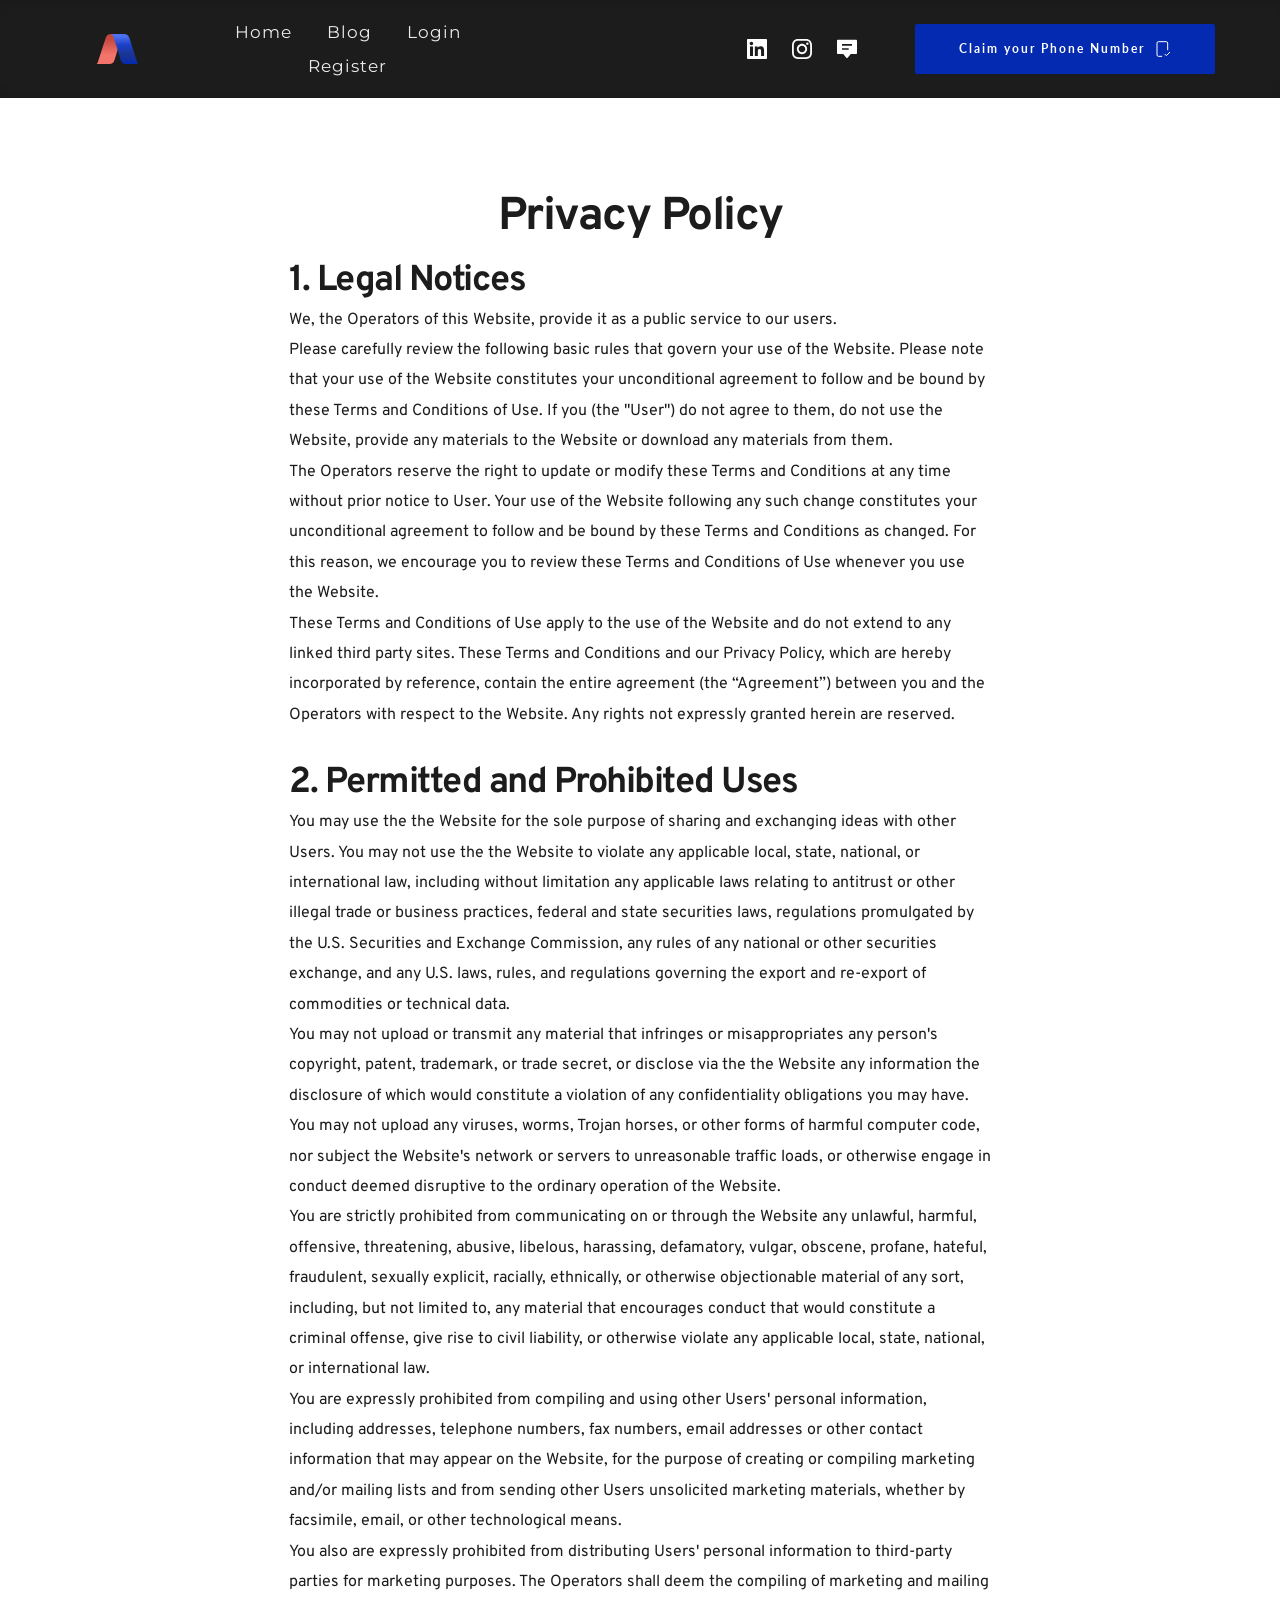
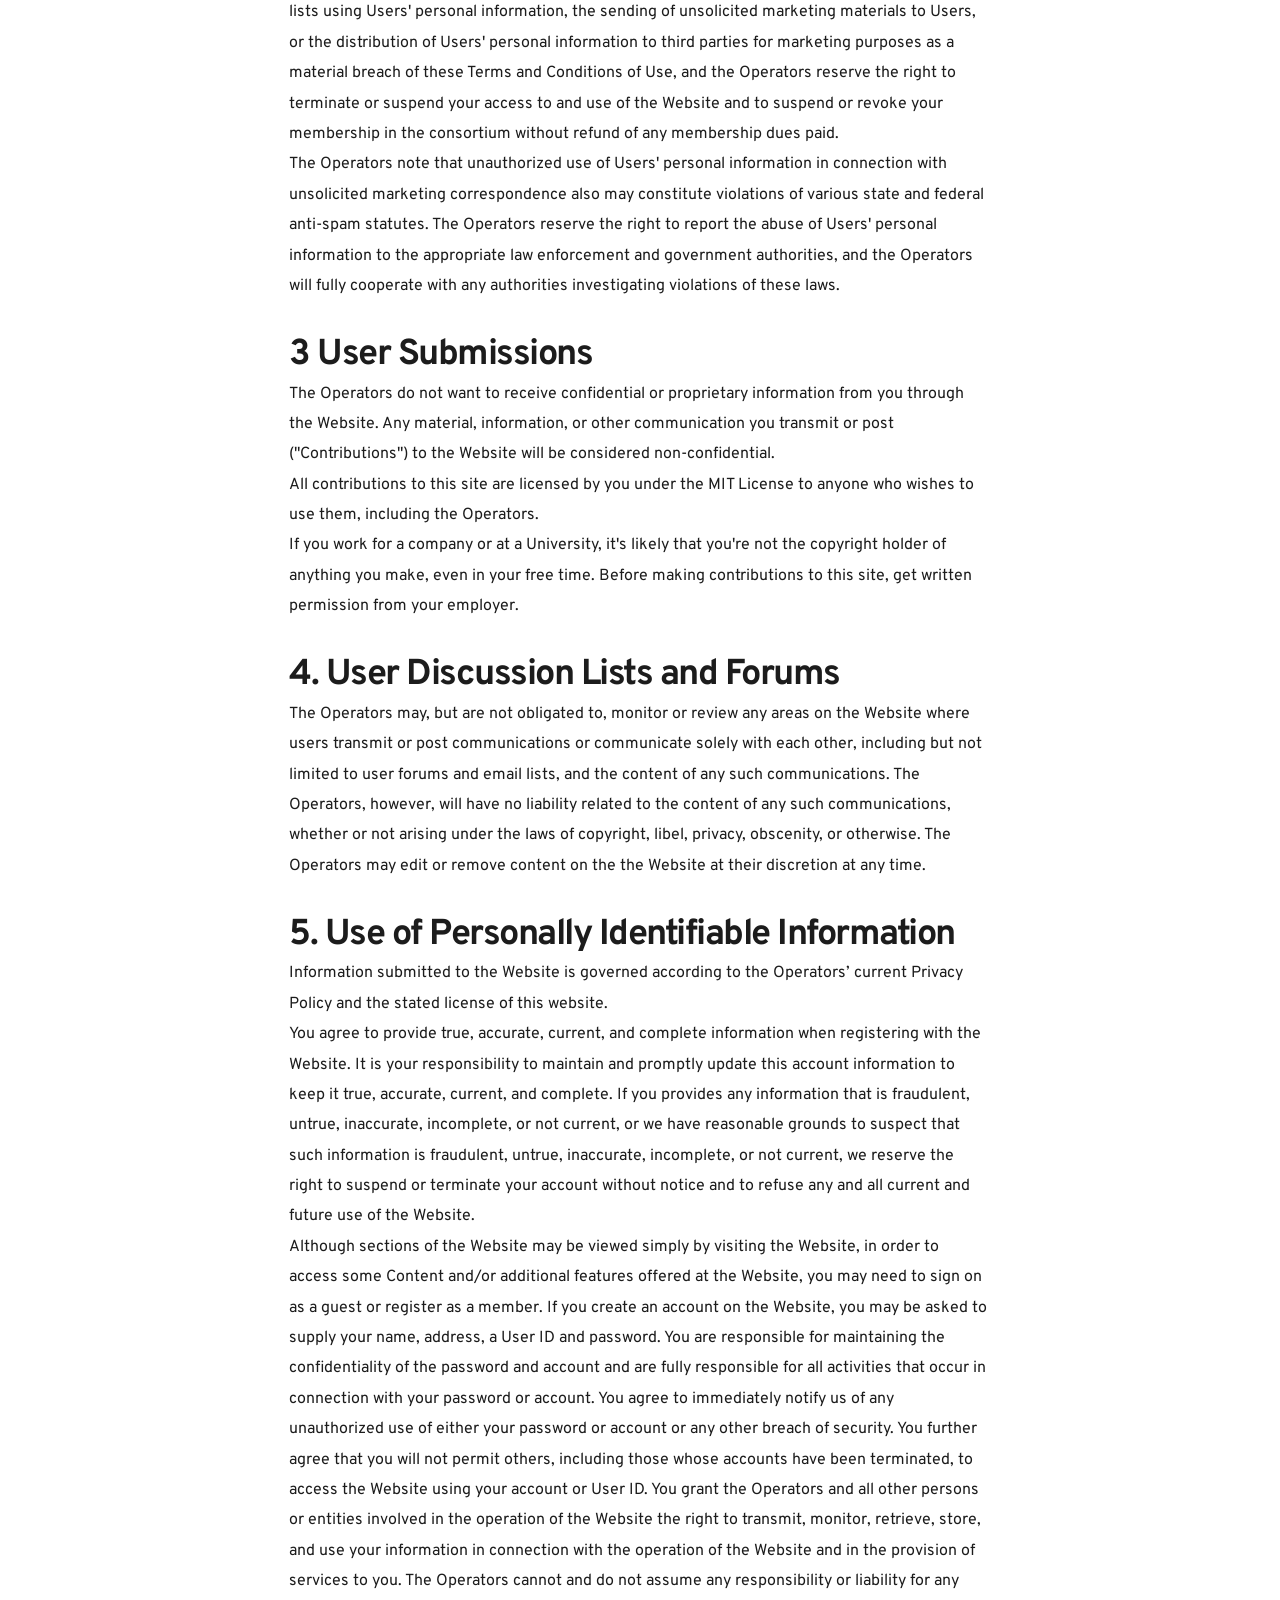
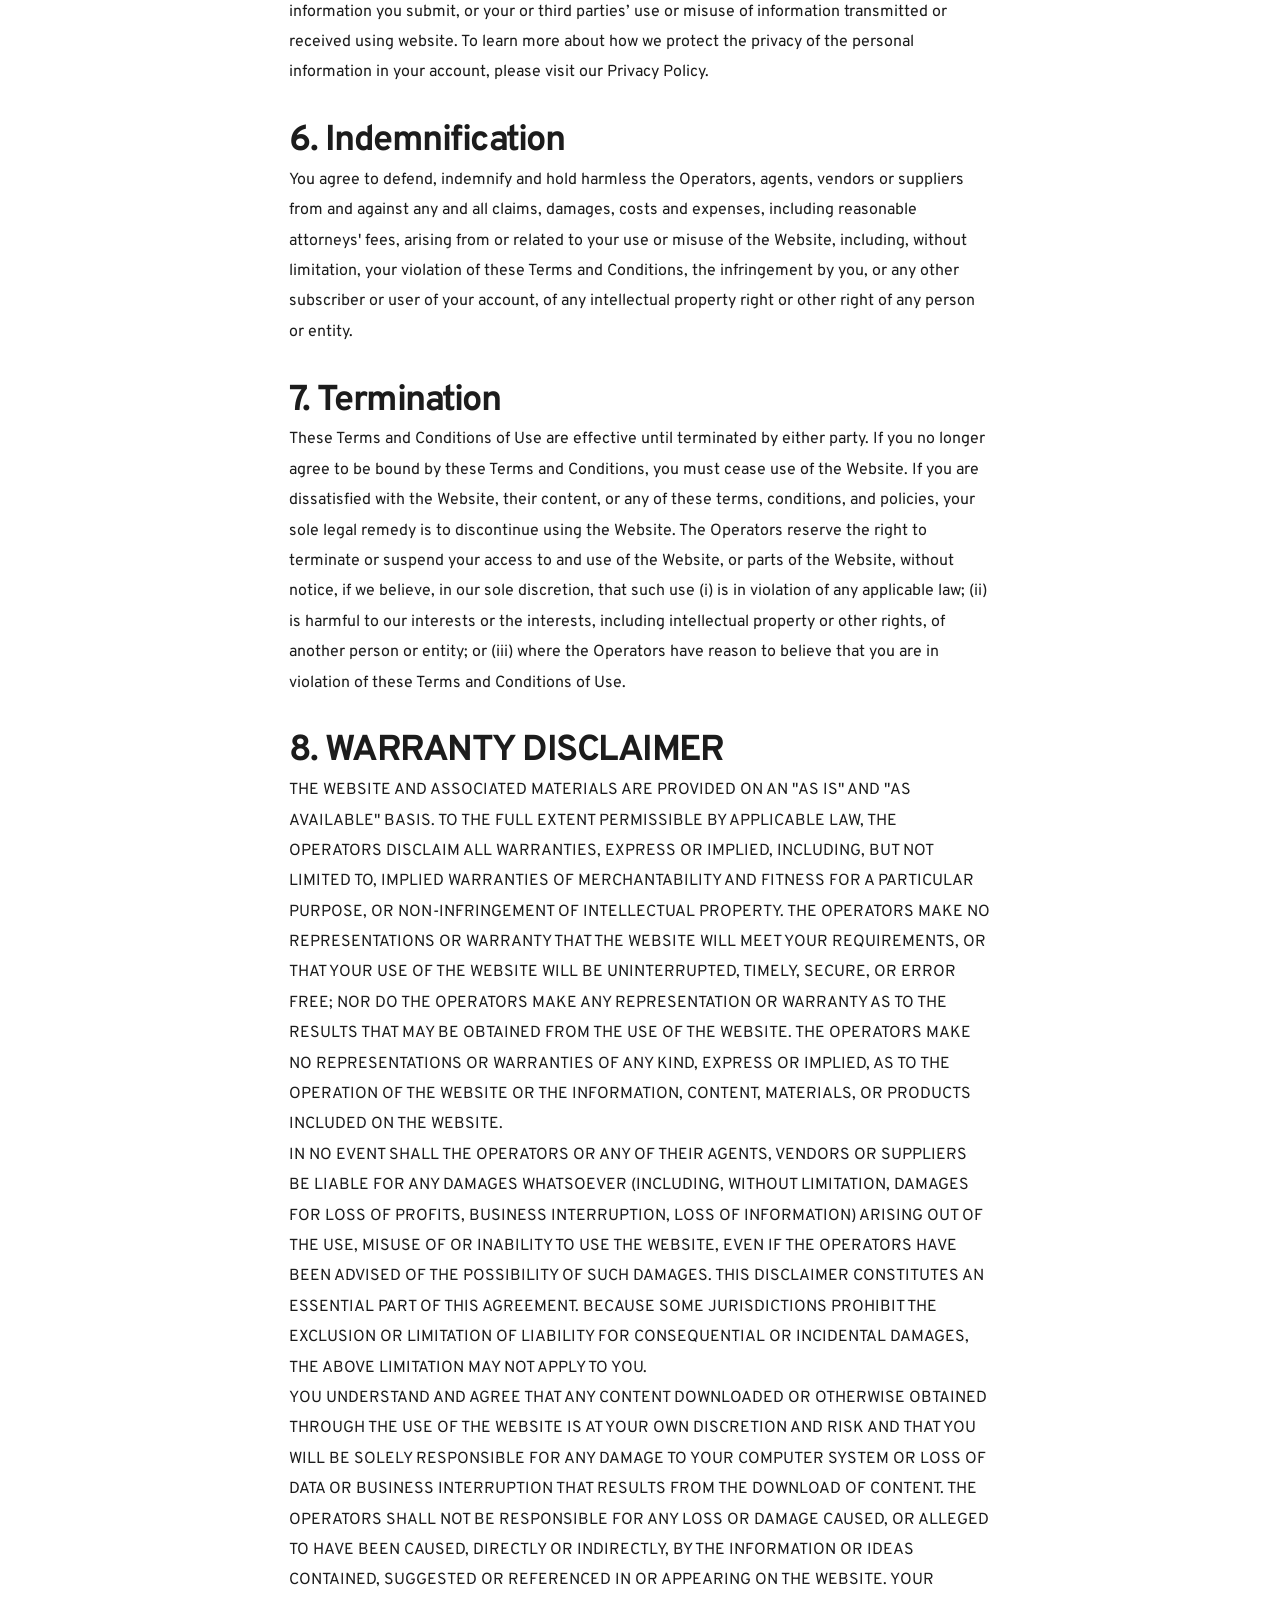
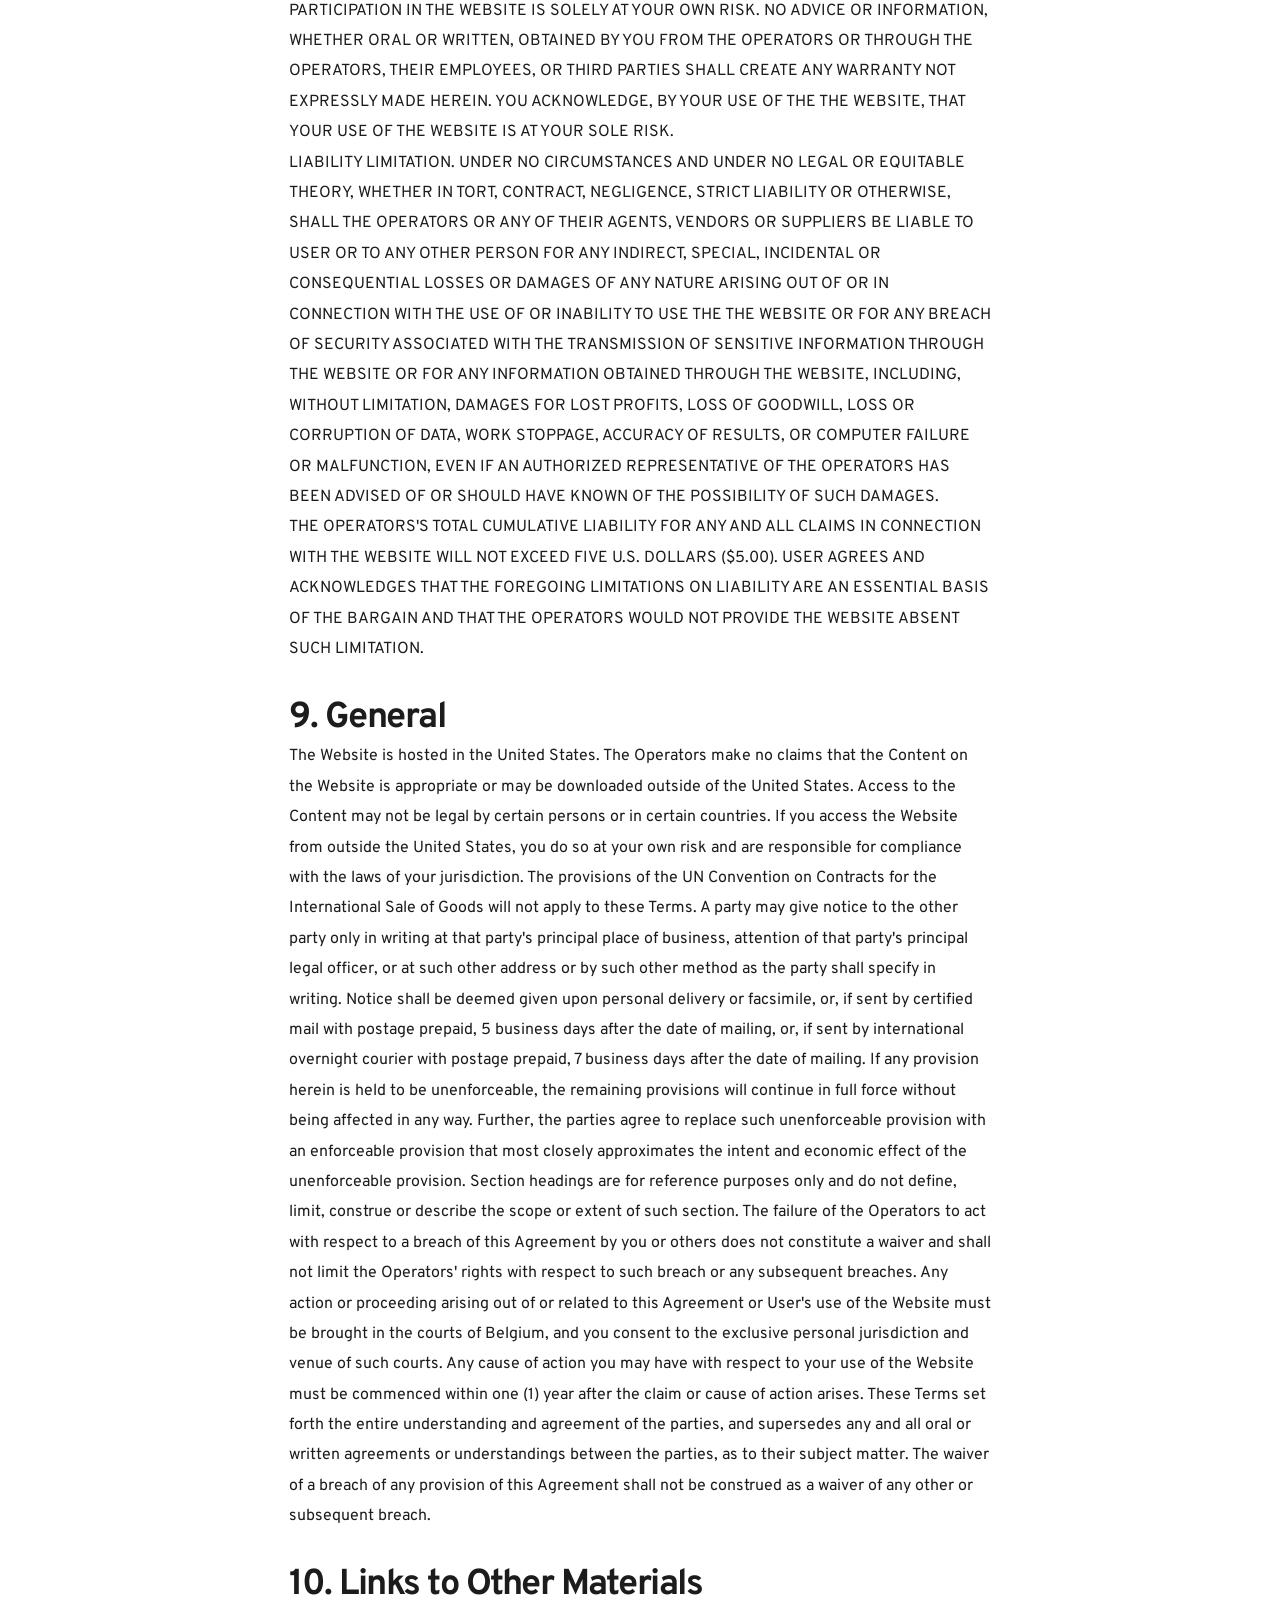
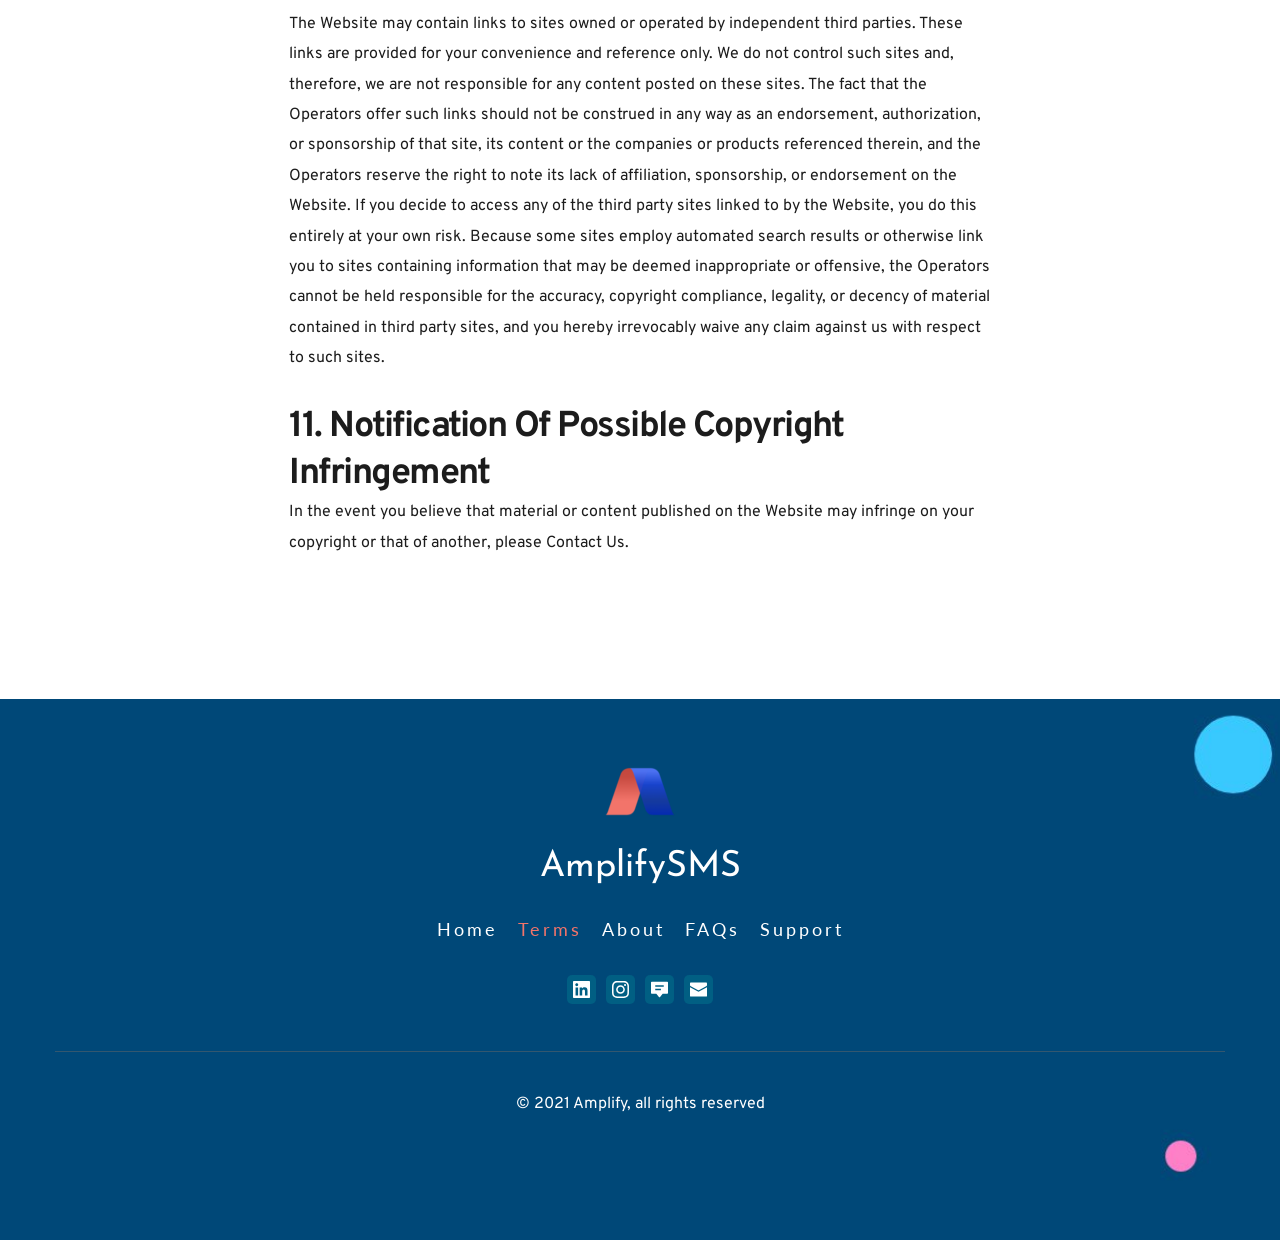
<file: terms.html>
<!DOCTYPE html><html lang="en"><head><meta charset="utf-8"><link rel="icon" href="assets/img/89225a29410c503cbb16b1923fcf8351.png" sizes="32x32"/><link rel="icon" href="assets/img/83df09097231836f12a9e2458049f5ec.png" sizes="192x192"/><link rel="apple-touch-icon-precomposed" href="assets/img/27fc328ee1479f2be568e5429c3ec868.png"/><title>Terms | AmplifySMS - Business Text Messaging</title><meta name="description" content="Your communications are only reaching your customers 30% of the time. At AmplifySMS, we create a messaging platform that will get you to 98%. When your messages are seen, your business can grow in the ways you intended."><meta property="og:title" content="AmplifySMS - A Premier Text Message Platform for Businesses"><meta property="og:description" content="Your communications are only reaching your customers 30% of the time. At AmplifySMS, we create a messaging platform that will get you to 98%. When your messages are seen, your business can grow in the ways you intended."><meta property="og:image" content="assets/img/58ce424ce860a916cf5d7ac049ccae62.png"><meta property="og:url" content="https://main--amplifysms-2021.netlify.app/terms"><meta content="summary_large_image" name="twitter:card"><!-- ASSETS --><meta name="viewport" content="width=device-width, initial-scale=1"><link class="brz-link brz-link-google-prefetch" rel="dns-prefetch" href="//ajax.googleapis.com"><link class="brz-link brz-link-google-prefetch" rel="dns-prefetch" href="//fonts.googleapis.com"><link class="brz-link brz-link-google-preconnect" rel="preconnect" href="https://fonts.gstatic.com/" crossorigin><link class="brz-link brz-link-cdn-preconnect" rel="preconnect" href="https://brizy.b-cdn.net/" crossorigin><link href="https://fonts.googleapis.com/css?family=Montserrat:100,100italic,200,200italic,300,300italic,regular,italic,500,500italic,600,600italic,700,700italic,800,800italic,900,900italic|Lato:100,100italic,300,300italic,regular,italic,700,700italic,900,900italic|Josefin Sans:100,200,300,regular,500,600,700,100italic,200italic,300italic,italic,500italic,600italic,700italic|Overpass:100,100italic,200,200italic,300,300italic,regular,italic,600,600italic,700,700italic,800,800italic,900,900italic&subset=arabic,bengali,cyrillic,cyrillic-ext,devanagari,greek,greek-ext,gujarati,hebrew,khmer,korean,latin-ext,tamil,telugu,thai,vietnamese&display=swap" class="brz-link brz-link-google" type="text/css" rel="stylesheet"/><link href="assets/d6db8a320622f3b34c2d1a4849ed56fa.css" class="brz-link brz-link-preview-lib" rel="stylesheet" data-group="group-1_3"/><link href="assets/d5e006e4a21ac9479a46de130c46060f.css" class="brz-link brz-link-preview-lib-pro" rel="stylesheet" data-group="group-2"/><link href="assets/873f43b753942fe59ecc57ffe7fa7a0f.css" class="brz-link brz-link-preview-pro" rel="stylesheet"/><style class="brz-style">.brz .css-1t9iimb, .brz [data-css-1t9iimb] {color: rgba(255,255,255,1);border-color: rgba(35,157,219,0);background-color: rgba(189,225,244,0);background-image: none;border-width: 0;border-style: solid;width: 20px;height: 20px;font-size: 20px;padding: 0px;border-radius: 0;stroke-width: 0;transition: all .5s ease-in-out;transition-property: background,border-radius,color,border-color,box-shadow;-webkit-transition: all .5s ease-in-out;-moz-transition: all .5s ease-in-out;-webkit-transition-property: background,border-radius,color,border-color,box-shadow;-moz-transition-property: background,border-radius,color,border-color,box-shadow;}
@media (min-width: 991px) {.brz .css-1t9iimb:hover, .brz [data-css-1t9iimb]:hover {color: rgba(245,212,209,1);border-color: rgba(35,157,219,0);background-color: rgba(189,225,244,0);background-image: none;}}
@media (max-width: 991px) {.brz .css-1t9iimb, .brz [data-css-1t9iimb] {width: 18px;height: 18px;font-size: 18px;padding: 0px;border-radius: 0px;stroke-width: 0;}}
@media (max-width: 767px) {.brz .css-1t9iimb, .brz [data-css-1t9iimb] {width: 18px;height: 18px;font-size: 18px;padding: 0px;border-radius: 0px;stroke-width: 0;}}
.brz .css-j3dazs, .brz [data-css-j3dazs] {color: rgba(255,255,255,1);border-color: rgba(35,157,219,0);background-color: rgba(5,202,182,.18);background-image: none;border-width: 0;border-style: solid;width: 29px;height: 29px;font-size: 17px;padding: 6px;border-radius: 5px;stroke-width: 0;transition: all .5s ease-in-out;transition-property: background,border-radius,color,border-color,box-shadow;-webkit-transition: all .5s ease-in-out;-moz-transition: all .5s ease-in-out;-webkit-transition-property: background,border-radius,color,border-color,box-shadow;-moz-transition-property: background,border-radius,color,border-color,box-shadow;}
@media (min-width: 991px) {.brz .css-j3dazs:hover, .brz [data-css-j3dazs]:hover {color: rgba(242,116,106,.8);border-color: rgba(35,157,219,1);background-color: rgba(5,202,182,.18);background-image: none;}}
@media (max-width: 991px) {.brz .css-j3dazs, .brz [data-css-j3dazs] {width: 29px;height: 29px;font-size: 17px;padding: 6px;border-radius: 5px;stroke-width: 0;}}
@media (max-width: 767px) {.brz .css-j3dazs, .brz [data-css-j3dazs] {width: 29px;height: 29px;font-size: 17px;padding: 6px;border-radius: 5px;stroke-width: 0;}}
.brz .css-12kqdif, .brz [data-css-12kqdif] {color: rgba(255,255,255,1);border-color: rgba(35,157,219,0);background-color: rgba(5,202,182,.18);background-image: none;border-width: 0;border-style: solid;width: 29px;height: 29px;font-size: 17px;padding: 6px;border-radius: 5px;stroke-width: 0;transition: all .5s ease-in-out;transition-property: background,border-radius,color,border-color,box-shadow;-webkit-transition: all .5s ease-in-out;-moz-transition: all .5s ease-in-out;-webkit-transition-property: background,border-radius,color,border-color,box-shadow;-moz-transition-property: background,border-radius,color,border-color,box-shadow;}
@media (min-width: 991px) {.brz .css-12kqdif:hover, .brz [data-css-12kqdif]:hover {color: rgba(161,112,217,1);border-color: rgba(35,157,219,1);background-color: rgba(5,202,182,.18);background-image: none;}}
@media (max-width: 991px) {.brz .css-12kqdif, .brz [data-css-12kqdif] {width: 29px;height: 29px;font-size: 17px;padding: 6px;border-radius: 5px;stroke-width: 0;}}
@media (max-width: 767px) {.brz .css-12kqdif, .brz [data-css-12kqdif] {width: 29px;height: 29px;font-size: 17px;padding: 6px;border-radius: 5px;stroke-width: 0;}}</style><style class="brz-style">@media (min-width:991px) {.brz .brz-css-ucwcx {display: block;}}
@media (max-width:991px) and (min-width:768px) {.brz .brz-css-ucwcx {display: block;}}
@media (max-width:767px) {.brz .brz-css-ucwcx {display: block;}}
.brz .brz-css-sfsqb {padding: 75px 0px 75px 0px;margin: 0;}
.brz .brz-css-sfsqb > .brz-bg {border: 0px solid rgba(102,115,141,0);border-radius: 0;}
.brz .brz-css-sfsqb > .brz-bg > .brz-bg-image {background-image: none;}
.brz .brz-css-sfsqb > .brz-bg > .brz-bg-image:after {content: "";background-image: none;}
.brz .brz-css-sfsqb > .brz-bg > .brz-bg-color {background-color: rgba(0,0,0,0);background-image: none;}
.brz .brz-css-sfsqb > .brz-bg > .brz-bg-shape__top {background-image: none;background-size: 100% 100px;height: 100px;transform: rotateX(0deg) rotateY(0deg);z-index: auto;}
.brz .brz-css-sfsqb > .brz-bg > .brz-bg-shape__bottom {background-image: none;background-size: 100% 100px;height: 100px;transform: rotateX(-180deg) rotateY(-180deg);z-index: auto;}
@media (max-width:991px) and (min-width:768px) {.brz .brz-css-sfsqb {padding: 50px 15px 50px 15px;margin: 0;}
	.brz .brz-css-sfsqb > .brz-bg {border: 0px solid rgba(102,115,141,0);border-radius: 0;}
	.brz .brz-css-sfsqb > .brz-bg > .brz-bg-image {background-image: none;}
	.brz .brz-css-sfsqb > .brz-bg > .brz-bg-image:after {content: "";background-image: none;}
	.brz .brz-css-sfsqb > .brz-bg > .brz-bg-color {background-color: rgba(0,0,0,0);background-image: none;}
	.brz .brz-css-sfsqb > .brz-bg > .brz-bg-shape__top {background-image: none;background-size: 100% 100px;height: 100px;transform: rotateX(0deg) rotateY(0deg);z-index: auto;}
	.brz .brz-css-sfsqb > .brz-bg > .brz-bg-shape__bottom {background-image: none;background-size: 100% 100px;height: 100px;transform: rotateX(-180deg) rotateY(-180deg);z-index: auto;}}
@media (max-width:767px) {.brz .brz-css-sfsqb {padding: 25px 15px 25px 15px;margin: 0;}
	.brz .brz-css-sfsqb > .brz-bg {border: 0px solid rgba(102,115,141,0);border-radius: 0;}
	.brz .brz-css-sfsqb > .brz-bg > .brz-bg-image {background-image: none;}
	.brz .brz-css-sfsqb > .brz-bg > .brz-bg-image:after {content: "";background-image: none;}
	.brz .brz-css-sfsqb > .brz-bg > .brz-bg-color {background-color: rgba(0,0,0,0);background-image: none;}
	.brz .brz-css-sfsqb > .brz-bg > .brz-bg-shape__top {background-image: none;background-size: 100% 100px;height: 100px;transform: rotateX(0deg) rotateY(0deg);z-index: auto;}
	.brz .brz-css-sfsqb > .brz-bg > .brz-bg-shape__bottom {background-image: none;background-size: 100% 100px;height: 100px;transform: rotateX(-180deg) rotateY(-180deg);z-index: auto;}}
.brz .brz-css-xctyq {border: 0px solid transparent;}
@media (min-width:991px) {.brz .brz-css-xctyq {max-width: calc(1 * var(--brz-section-container-max-width,1170px));}}
@media (max-width:991px) and (min-width:768px) {.brz .brz-css-xctyq {border: 0px solid transparent;}}
@media (max-width:991px) and (min-width:768px) {.brz .brz-css-xctyq {max-width: 100%;}}
@media (max-width:767px) {.brz .brz-css-xctyq {border: 0px solid transparent;}}
@media (max-width:767px) {.brz .brz-css-xctyq {max-width: 100%;}}
.brz .brz-css-kyrsw {margin: 0;z-index: auto;align-items: flex-start;}
.brz .brz-css-kyrsw > .brz-bg {border: 0px solid rgba(102,115,141,0);border-radius: 0;max-width: 100%;}
.brz .brz-css-kyrsw > .brz-bg > .brz-bg-image {background-image: none;display: block;}
.brz .brz-css-kyrsw > .brz-bg > .brz-bg-image:after {content: "";background-image: none;}
.brz .brz-css-kyrsw > .brz-bg > .brz-bg-color {background-color: rgba(0,0,0,0);background-image: none;}
.brz .brz-css-kyrsw > .brz-bg > .brz-bg-map {display: none;}
.brz .brz-css-kyrsw > .brz-bg > .brz-bg-video {display: none;}
.brz .brz-css-kyrsw > .brz-row {border: 0px solid transparent;}
@media (min-width:991px) {.brz .brz-css-kyrsw {min-height: auto;display: flex;}
	.brz .brz-css-kyrsw > .brz-bg {transition-duration: .5s;transition-property: filter,box-shadow,background,border-radius,border-color;}
	.brz .brz-css-kyrsw > .brz-bg > .brz-bg-image {transition-duration: .5s;transition-property: filter,box-shadow,background,border-radius,border-color;}
	.brz .brz-css-kyrsw > .brz-bg > .brz-bg-color {transition-duration: .5s;transition-property: filter,box-shadow,background,border-radius,border-color;}
	.brz .brz-css-kyrsw > .brz-bg > .brz-bg-video {transition-duration: .5s;transition-property: filter,box-shadow,background,border-radius,border-color;}
	.brz .brz-css-kyrsw > .brz-row {transition-duration: .5s;transition-property: filter,box-shadow,background,border-radius,border-color;}}
@media (max-width:991px) and (min-width:768px) {.brz .brz-css-kyrsw {margin: 0;z-index: auto;align-items: flex-start;}
	.brz .brz-css-kyrsw > .brz-bg {border: 0px solid rgba(102,115,141,0);border-radius: 0;max-width: 100%;}
	.brz .brz-css-kyrsw > .brz-bg > .brz-bg-image {background-image: none;display: block;}
	.brz .brz-css-kyrsw > .brz-bg > .brz-bg-image:after {content: "";background-image: none;}
	.brz .brz-css-kyrsw > .brz-bg > .brz-bg-color {background-color: rgba(0,0,0,0);background-image: none;}
	.brz .brz-css-kyrsw > .brz-bg > .brz-bg-map {display: none;}
	.brz .brz-css-kyrsw > .brz-bg > .brz-bg-video {display: none;}
	.brz .brz-css-kyrsw > .brz-row {border: 0px solid transparent;}}
@media (max-width:991px) and (min-width:768px) {.brz .brz-css-kyrsw {min-height: auto;display: flex;}
	.brz .brz-css-kyrsw > .brz-bg {transition-duration: .5s;transition-property: filter,box-shadow,background,border-radius,border-color;}
	.brz .brz-css-kyrsw > .brz-bg > .brz-bg-image {transition-duration: .5s;transition-property: filter,box-shadow,background,border-radius,border-color;}
	.brz .brz-css-kyrsw > .brz-bg > .brz-bg-color {transition-duration: .5s;transition-property: filter,box-shadow,background,border-radius,border-color;}
	.brz .brz-css-kyrsw > .brz-bg > .brz-bg-video {transition-duration: .5s;transition-property: filter,box-shadow,background,border-radius,border-color;}
	.brz .brz-css-kyrsw > .brz-row {flex-direction: row;flex-wrap: wrap;justify-content: flex-start;transition-duration: .5s;transition-property: filter,box-shadow,background,border-radius,border-color;}}
@media (max-width:767px) {.brz .brz-css-kyrsw {margin: 0;z-index: auto;align-items: flex-start;}
	.brz .brz-css-kyrsw > .brz-bg {border: 0px solid rgba(102,115,141,0);border-radius: 0;max-width: 100%;}
	.brz .brz-css-kyrsw > .brz-bg > .brz-bg-image {background-image: none;display: block;}
	.brz .brz-css-kyrsw > .brz-bg > .brz-bg-image:after {content: "";background-image: none;}
	.brz .brz-css-kyrsw > .brz-bg > .brz-bg-color {background-color: rgba(0,0,0,0);background-image: none;}
	.brz .brz-css-kyrsw > .brz-bg > .brz-bg-map {display: none;}
	.brz .brz-css-kyrsw > .brz-bg > .brz-bg-video {display: none;}
	.brz .brz-css-kyrsw > .brz-row {border: 0px solid transparent;}}
@media (max-width:767px) {.brz .brz-css-kyrsw {min-height: auto;display: flex;}
	.brz .brz-css-kyrsw > .brz-bg {transition-duration: .5s;transition-property: filter,box-shadow,background,border-radius,border-color;}
	.brz .brz-css-kyrsw > .brz-bg > .brz-bg-image {transition-duration: .5s;transition-property: filter,box-shadow,background,border-radius,border-color;}
	.brz .brz-css-kyrsw > .brz-bg > .brz-bg-color {transition-duration: .5s;transition-property: filter,box-shadow,background,border-radius,border-color;}
	.brz .brz-css-kyrsw > .brz-bg > .brz-bg-video {transition-duration: .5s;transition-property: filter,box-shadow,background,border-radius,border-color;}
	.brz .brz-css-kyrsw > .brz-row {flex-direction: row;flex-wrap: wrap;justify-content: flex-start;transition-duration: .5s;transition-property: filter,box-shadow,background,border-radius,border-color;}}
.brz .brz-css-daybc {padding: 10px;max-width: 100%;}
@media (max-width:991px) and (min-width:768px) {.brz .brz-css-daybc {padding: 0;max-width: 100%;}}
@media (max-width:767px) {.brz .brz-css-daybc {padding: 0;max-width: 100%;}}
.brz .brz-css-pwlgy {z-index: auto;flex: 1 1 50%;max-width: 50%;justify-content: flex-start;}
.brz .brz-css-pwlgy > .brz-bg {border: 0px solid rgba(102,115,141,0);border-radius: 0;margin: 0;}
.brz .brz-css-pwlgy > .brz-bg > .brz-bg-image {background-image: none;}
.brz .brz-css-pwlgy > .brz-bg > .brz-bg-image:after {content: "";background-image: none;}
.brz .brz-css-pwlgy > .brz-bg > .brz-bg-color {background-color: rgba(0,0,0,0);background-image: none;}
@media (min-width:991px) {.brz .brz-css-pwlgy > .brz-bg {transition-duration: .5s;transition-property: filter,box-shadow,background,border-radius,border-color;}
	.brz .brz-css-pwlgy > .brz-bg > .brz-bg-image {transition-duration: .5s;transition-property: filter,box-shadow,background,border-radius,border-color;}
	.brz .brz-css-pwlgy > .brz-bg > .brz-bg-color {transition-duration: .5s;transition-property: filter,box-shadow,background,border-radius,border-color;}}
@media (max-width:991px) and (min-width:768px) {.brz .brz-css-pwlgy {z-index: auto;flex: 1 1 50%;max-width: 50%;justify-content: flex-start;}
	.brz .brz-css-pwlgy > .brz-bg {border: 0px solid rgba(102,115,141,0);border-radius: 0;margin: 0;}
	.brz .brz-css-pwlgy > .brz-bg > .brz-bg-image {background-image: none;}
	.brz .brz-css-pwlgy > .brz-bg > .brz-bg-image:after {content: "";background-image: none;}
	.brz .brz-css-pwlgy > .brz-bg > .brz-bg-color {background-color: rgba(0,0,0,0);background-image: none;}}
@media (max-width:991px) and (min-width:768px) {.brz .brz-css-pwlgy > .brz-bg {transition-duration: .5s;transition-property: filter,box-shadow,background,border-radius,border-color;}
	.brz .brz-css-pwlgy > .brz-bg > .brz-bg-image {transition-duration: .5s;transition-property: filter,box-shadow,background,border-radius,border-color;}
	.brz .brz-css-pwlgy > .brz-bg > .brz-bg-color {transition-duration: .5s;transition-property: filter,box-shadow,background,border-radius,border-color;}}
@media (max-width:767px) {.brz .brz-css-pwlgy {z-index: auto;flex: 1 1 100%;max-width: 100%;justify-content: flex-start;}
	.brz .brz-css-pwlgy > .brz-bg {border: 0px solid rgba(102,115,141,0);border-radius: 0;margin: 10px 0px 10px 0px;}
	.brz .brz-css-pwlgy > .brz-bg > .brz-bg-image {background-image: none;}
	.brz .brz-css-pwlgy > .brz-bg > .brz-bg-image:after {content: "";background-image: none;}
	.brz .brz-css-pwlgy > .brz-bg > .brz-bg-color {background-color: rgba(0,0,0,0);background-image: none;}}
@media (max-width:767px) {.brz .brz-css-pwlgy > .brz-bg {transition-duration: .5s;transition-property: filter,box-shadow,background,border-radius,border-color;}
	.brz .brz-css-pwlgy > .brz-bg > .brz-bg-image {transition-duration: .5s;transition-property: filter,box-shadow,background,border-radius,border-color;}
	.brz .brz-css-pwlgy > .brz-bg > .brz-bg-color {transition-duration: .5s;transition-property: filter,box-shadow,background,border-radius,border-color;}}
.brz .brz-css-vsgnl {z-index: auto;margin: 0;border: 0px solid transparent;padding: 5px 15px 5px 15px;}
@media (min-width:991px) {.brz .brz-css-vsgnl {display: flex;transition-duration: .5s;transition-property: filter,box-shadow,background,border-radius,border-color;}}
@media (max-width:991px) and (min-width:768px) {.brz .brz-css-vsgnl {z-index: auto;margin: 0;border: 0px solid transparent;padding: 5px 15px 5px 15px;}}
@media (max-width:991px) and (min-width:768px) {.brz .brz-css-vsgnl {display: flex;transition-duration: .5s;transition-property: filter,box-shadow,background,border-radius,border-color;}}
@media (max-width:767px) {.brz .brz-css-vsgnl {z-index: auto;margin: 10px 0px 10px 0px;border: 0px solid transparent;padding: 0;}}
@media (max-width:767px) {.brz .brz-css-vsgnl {display: flex;transition-duration: .5s;transition-property: filter,box-shadow,background,border-radius,border-color;}}
.brz .brz-css-ydwxv {padding: 0;margin: 10px 0px 10px 0px;justify-content: center;position: relative;}
@media (min-width:991px) {.brz .brz-css-ydwxv {display: flex;z-index: auto;position: relative;}}
@media (max-width:991px) and (min-width:768px) {.brz .brz-css-ydwxv {padding: 0;margin: 10px 0px 10px 0px;justify-content: center;position: relative;}}
@media (max-width:991px) and (min-width:768px) {.brz .brz-css-ydwxv {display: flex;z-index: auto;position: relative;}}
@media (max-width:767px) {.brz .brz-css-ydwxv {padding: 0;margin: 10px 0px 10px 0px;justify-content: center;position: relative;}}
@media (max-width:767px) {.brz .brz-css-ydwxv {display: flex;z-index: auto;position: relative;}}
.brz .brz-css-zegcy {max-width: 46%;height: auto;border: 0px solid rgba(102,115,141,0);border-radius: 0;}
@media (min-width:991px) {.brz .brz-css-zegcy {transition-duration: .5s;transition-property: border,box-shadow,filter;}
	.brz .brz-css-zegcy:after {transition-duration: .5s;transition-property: border,box-shadow,filter;}
	.brz .brz-css-zegcy .brz-picture {transition-duration: .5s;transition-property: border,box-shadow,filter;}}
@media (max-width:991px) and (min-width:768px) {.brz .brz-css-zegcy {max-width: 58%;height: auto;border: 0px solid rgba(102,115,141,0);border-radius: 0;}}
@media (max-width:991px) and (min-width:768px) {.brz .brz-css-zegcy {transition-duration: .5s;transition-property: border,box-shadow,filter;}
	.brz .brz-css-zegcy:after {transition-duration: .5s;transition-property: border,box-shadow,filter;}
	.brz .brz-css-zegcy .brz-picture {transition-duration: .5s;transition-property: border,box-shadow,filter;}}
@media (max-width:767px) {.brz .brz-css-zegcy {max-width: 57%;height: auto;border: 0px solid rgba(102,115,141,0);border-radius: 0;}}
@media (max-width:767px) {.brz .brz-css-zegcy {transition-duration: .5s;transition-property: border,box-shadow,filter;}
	.brz .brz-css-zegcy:after {transition-duration: .5s;transition-property: border,box-shadow,filter;}
	.brz .brz-css-zegcy .brz-picture {transition-duration: .5s;transition-property: border,box-shadow,filter;}}
.brz .brz-css-ekpfx {padding-top: 98.9956%;}
@media (max-width:991px) and (min-width:768px) {.brz .brz-css-ekpfx {padding-top: 99.9484%;}}
@media (max-width:767px) {.brz .brz-css-ekpfx {padding-top: 97.6782%;}}
@media (min-width:991px) {.brz .brz-css-jxqyv .brz-mm-menu__icon {display: none;font-size: 18px;color: rgba(51,51,51,1);}
	.brz .brz-css-jxqyv .brz-menu {display: flex;}}
@media (max-width:991px) and (min-width:768px) {.brz .brz-css-jxqyv .brz-mm-menu__icon {display: flex;font-size: 18px;color: rgba(51,51,51,1);}
	.brz .brz-css-jxqyv .brz-menu {display: none;}}
@media (max-width:767px) {.brz .brz-css-jxqyv .brz-mm-menu__icon {display: flex;font-size: 18px;color: rgba(51,51,51,1);}
	.brz .brz-css-jxqyv .brz-menu {display: none;}}
.brz .brz-css-rvzkx {font-family: Overpass,sans-serif;color: rgba(0,0,0,1);}
.brz .brz-css-rvzkx .brz-menu__ul:not(.brz-mm-listview) {display: flex;flex-wrap: wrap;justify-content: inherit;align-items: center;max-width: none;margin: 0px -5px 0px -5px;}
.brz .brz-css-rvzkx .brz-menu__ul > .brz-menu__item > .brz-a {flex-flow: row nowrap;}
.brz .brz-css-rvzkx .brz-menu__ul > .brz-menu__item > .brz-a {color: rgba(0,0,0,1);background-color: rgba(255,255,255,0);padding: 0px 5px 0px 5px;}
.brz .brz-css-rvzkx .brz-menu__ul > .brz-menu__item.brz-menu__item--opened > .brz-a {color: rgba(0,0,0,1);background-color: rgba(255,255,255,0);}
.brz .brz-css-rvzkx .brz-menu__ul > .brz-menu__item.brz-menu__item--opened {color: rgba(0,0,0,1);background-color: rgba(255,255,255,0);border: 0px solid rgba(85,85,85,1);}
.brz .brz-css-rvzkx .brz-menu__ul > .brz-menu__item.brz-menu__item--current {color: rgba(0,0,0,1);background-color: rgba(255,255,255,0);border: 0px solid rgba(85,85,85,1);}
.brz .brz-css-rvzkx .brz-menu__ul > .brz-menu__item.brz-menu__item--current > .brz-a {color: rgba(0,0,0,1);background-color: rgba(255,255,255,0);}
.brz .brz-css-rvzkx .brz-menu__item__icon {margin: 0 15px 0 0;}
.brz .brz-css-rvzkx .brz-menu__ul > .brz-menu__item {background-color: transparent;border: 0px solid rgba(85,85,85,1);}
.brz .brz-css-rvzkx .brz-mm-menu__item {font-family: Overpass,sans-serif;color: rgba(255,255,255,1);border-color: rgba(85,85,85,1);}
.brz nav.brz-mm-menu.brz-css-rvzkx {background-color: rgba(51,51,51,1);}
.brz .brz-css-rvzkx.brz-mm-menu .brz-mm-menu__item .brz-mm-listitem__text {padding: 10px 20px 10px 20px;flex-flow: row nowrap;}
.brz .brz-css-rvzkx .brz-mm-menu__item:hover > .brz-mm-listitem__text {color: rgba(255,255,255,1);}
.brz .brz-css-rvzkx .brz-mm-navbar {color: rgba(255,255,255,1);}
.brz .brz-css-rvzkx .brz-mm-menu__item.brz-mm-listitem_opened {color: rgba(255,255,255,1);}
.brz .brz-css-rvzkx.brz-mm-menu.brz-mm-menu_theme-dark .brz-mm-panels, .brz .brz-css-rvzkx .brz-mm-panels > .brz-mm-panel {background-color: rgba(51,51,51,1);}
.brz .brz-css-rvzkx.brz-mm-menu.brz-mm-menu_theme-dark .brz-mm-navbar.brz-mm-listitem .brz-mm-listitem_opened > .brz-mm-listitem__text:after {border-color: rgba(85,85,85,1);}
.brz .brz-css-rvzkx .brz-mm-listitem {border-color: rgba(85,85,85,1);}
.brz .brz-css-rvzkx .brz-mm-menu__item.brz-mm-menu__item--current {color: rgba(255,255,255,1);}
.brz .brz-css-rvzkx .brz-mm-menu__item.brz-mm-menu__item--current:hover > .brz-mm-listitem__text {color: rgba(255,255,255,1);}
.brz .brz-css-rvzkx .brz-menu__sub-menu {font-family: Overpass,sans-serif;color: rgba(255,255,255,1);border-radius: 0;}
.brz .brz-css-rvzkx .brz-menu__sub-menu .brz-a {flex-flow: row nowrap;}
.brz .brz-css-rvzkx .brz-menu__sub-menu .brz-a:hover {color: rgba(255,255,255,1);}
.brz .brz-css-rvzkx .brz-menu__sub-item__icon {margin: 0 15px 0 0;font-size: 12px;}
.brz .brz-css-rvzkx .brz-menu__dropdown > .brz-menu__item.brz-menu__item--current > .brz-a {color: rgba(255,255,255,1);}
.brz .brz-css-rvzkx .brz-menu__dropdown > .brz-menu__item.brz-menu__item--current {background-color: rgba(51,51,51,1);}
.brz .brz-css-rvzkx .brz-menu__dropdown > .brz-menu__item.brz-menu__item--current:hover {background-color: rgba(51,51,51,1);}
.brz .brz-css-rvzkx .brz-menu__item-dropdown .brz-menu__item {background-color: rgba(51,51,51,1);}
.brz .brz-css-rvzkx .brz-menu__item-dropdown .brz-menu__item:hover {background-color: rgba(51,51,51,1);}
.brz .brz-css-rvzkx .brz-menu__dropdown .brz-menu__item-dropdown .brz-a:after {border-color: rgba(255,255,255,1);}
.brz .brz-css-rvzkx .brz-menu__dropdown > .brz-menu__item {border-bottom: 1px solid rgba(85,85,85,1);}
@media (min-width:991px) {.brz .brz-css-rvzkx {font-size: 15px;font-weight: 700;line-height: 1.6;letter-spacing: 0px;}
	.brz .brz-css-rvzkx .brz-menu__item__icon {font-size: 12px;}
	.brz .brz-css-rvzkx .brz-menu__ul > .brz-menu__item {padding-top: 0px;padding-bottom: 0px;margin-right: 5px;margin-left: 5px;}
	.brz .brz-css-rvzkx .brz-mm-menu__item {font-size: 15px;font-weight: 700;line-height: 1.6;letter-spacing: 0px;}
	.brz .brz-css-rvzkx .brz-mm-menu__item .brz-a {justify-content: flex-start;}
	.brz .brz-css-rvzkx .brz-mm-menu__item__icon {margin: 0 15px 0 0;font-size: 12px;}
	.brz .brz-css-rvzkx .brz-mm-navbar {font-family: Overpass,sans-serif;font-size: 15px;font-weight: 700;line-height: 1.6;letter-spacing: 0px;border-color: rgba(85,85,85,1);}
	.brz .brz-css-rvzkx.brz-mm-menu .brz-mm-listitem_vertical .brz-mm-btn_next {height: calc(24px + 10px + 10px);padding-right: 20px;}
	.brz .brz-css-rvzkx .brz-menu__sub-menu {font-size: 15px;font-weight: 700;line-height: 1.6;letter-spacing: 0px;}
	.brz .brz-css-rvzkx .brz-menu__dropdown {position: absolute;top: 0;width: 305px;}
	.brz .brz-css-rvzkx .brz-menu__dropdown-left {left: calc(100% + 5px);}
	.brz .brz-css-rvzkx .brz-menu__dropdown-right {right: calc(100% + 5px);}
	.brz .brz-css-rvzkx .brz-menu__dropdown-left:before {left: -5px;}
	.brz .brz-css-rvzkx .brz-menu__dropdown-right:before {right: -5px;}
	.brz .brz-css-rvzkx > .brz-menu__ul > .brz-menu__item-dropdown > .brz-menu__dropdown {top: calc(100% + 5px);width: 300px;}
	.brz .brz-css-rvzkx > .brz-menu__ul > .brz-menu__item-dropdown > .brz-menu__dropdown-left {left: 0;}
	.brz .brz-css-rvzkx > .brz-menu__ul > .brz-menu__item-dropdown > .brz-menu__dropdown-right {right: 0;}
	.brz .brz-css-rvzkx > .brz-menu__ul > .brz-menu__item-dropdown > .brz-menu__dropdown-left:before {top: -5px;left: 0;}
	.brz .brz-css-rvzkx > .brz-menu__ul > .brz-menu__item-dropdown > .brz-menu__dropdown-right:before {top: -5px;right: 0;}
	.brz .brz-css-rvzkx .brz-mega-menu__dropdown {display: none;}}
@media (max-width:991px) and (min-width:768px) {.brz .brz-css-rvzkx {font-family: Overpass,sans-serif;color: rgba(0,0,0,1);}
	.brz .brz-css-rvzkx .brz-menu__ul:not(.brz-mm-listview) {display: flex;flex-wrap: wrap;justify-content: inherit;align-items: center;max-width: none;margin: 0px -5px 0px -5px;}
	.brz .brz-css-rvzkx .brz-menu__ul > .brz-menu__item > .brz-a {flex-flow: row nowrap;}
	.brz .brz-css-rvzkx .brz-menu__ul > .brz-menu__item > .brz-a {color: rgba(0,0,0,1);background-color: rgba(255,255,255,0);padding: 0px 5px 0px 5px;}
	.brz .brz-css-rvzkx .brz-menu__ul > .brz-menu__item.brz-menu__item--opened > .brz-a {color: rgba(0,0,0,1);background-color: rgba(255,255,255,0);}
	.brz .brz-css-rvzkx .brz-menu__ul > .brz-menu__item.brz-menu__item--opened {color: rgba(0,0,0,1);background-color: rgba(255,255,255,0);border: 0px solid rgba(85,85,85,1);}
	.brz .brz-css-rvzkx .brz-menu__ul > .brz-menu__item.brz-menu__item--current {color: rgba(0,0,0,1);background-color: rgba(255,255,255,0);border: 0px solid rgba(85,85,85,1);}
	.brz .brz-css-rvzkx .brz-menu__ul > .brz-menu__item.brz-menu__item--current > .brz-a {color: rgba(0,0,0,1);background-color: rgba(255,255,255,0);}
	.brz .brz-css-rvzkx .brz-menu__item__icon {margin: 0 15px 0 0;}
	.brz .brz-css-rvzkx .brz-menu__ul > .brz-menu__item {background-color: transparent;border: 0px solid rgba(85,85,85,1);}
	.brz .brz-css-rvzkx .brz-mm-menu__item {font-family: Overpass,sans-serif;color: rgba(255,255,255,1);border-color: rgba(85,85,85,1);}
	.brz nav.brz-mm-menu.brz-css-rvzkx {background-color: rgba(51,51,51,1);}
	.brz .brz-css-rvzkx.brz-mm-menu .brz-mm-menu__item .brz-mm-listitem__text {padding: 10px 20px 10px 20px;flex-flow: row nowrap;}
	.brz .brz-css-rvzkx .brz-mm-menu__item:hover > .brz-mm-listitem__text {color: rgba(255,255,255,1);}
	.brz .brz-css-rvzkx .brz-mm-navbar {color: rgba(255,255,255,1);}
	.brz .brz-css-rvzkx .brz-mm-menu__item.brz-mm-listitem_opened {color: rgba(255,255,255,1);}
	.brz .brz-css-rvzkx.brz-mm-menu.brz-mm-menu_theme-dark .brz-mm-panels, .brz .brz-css-rvzkx .brz-mm-panels > .brz-mm-panel {background-color: rgba(51,51,51,1);}
	.brz .brz-css-rvzkx.brz-mm-menu.brz-mm-menu_theme-dark .brz-mm-navbar.brz-mm-listitem .brz-mm-listitem_opened > .brz-mm-listitem__text:after {border-color: rgba(85,85,85,1);}
	.brz .brz-css-rvzkx .brz-mm-listitem {border-color: rgba(85,85,85,1);}
	.brz .brz-css-rvzkx .brz-mm-menu__item.brz-mm-menu__item--current {color: rgba(255,255,255,1);}
	.brz .brz-css-rvzkx .brz-mm-menu__item.brz-mm-menu__item--current:hover > .brz-mm-listitem__text {color: rgba(255,255,255,1);}
	.brz .brz-css-rvzkx .brz-menu__sub-menu {font-family: Overpass,sans-serif;color: rgba(255,255,255,1);border-radius: 0;}
	.brz .brz-css-rvzkx .brz-menu__sub-menu .brz-a {flex-flow: row nowrap;}
	.brz .brz-css-rvzkx .brz-menu__sub-menu .brz-a:hover {color: rgba(255,255,255,1);}
	.brz .brz-css-rvzkx .brz-menu__sub-item__icon {margin: 0 15px 0 0;font-size: 12px;}
	.brz .brz-css-rvzkx .brz-menu__dropdown > .brz-menu__item.brz-menu__item--current > .brz-a {color: rgba(255,255,255,1);}
	.brz .brz-css-rvzkx .brz-menu__dropdown > .brz-menu__item.brz-menu__item--current {background-color: rgba(51,51,51,1);}
	.brz .brz-css-rvzkx .brz-menu__dropdown > .brz-menu__item.brz-menu__item--current:hover {background-color: rgba(51,51,51,1);}
	.brz .brz-css-rvzkx .brz-menu__item-dropdown .brz-menu__item {background-color: rgba(51,51,51,1);}
	.brz .brz-css-rvzkx .brz-menu__item-dropdown .brz-menu__item:hover {background-color: rgba(51,51,51,1);}
	.brz .brz-css-rvzkx .brz-menu__dropdown .brz-menu__item-dropdown .brz-a:after {border-color: rgba(255,255,255,1);}
	.brz .brz-css-rvzkx .brz-menu__dropdown > .brz-menu__item {border-bottom: 1px solid rgba(85,85,85,1);}}
@media (max-width:991px) and (min-width:768px) {.brz .brz-css-rvzkx {font-size: 17px;font-weight: 700;line-height: 1.6;letter-spacing: 0px;}
	.brz .brz-css-rvzkx .brz-menu__item__icon {font-size: 12px;}
	.brz .brz-css-rvzkx .brz-menu__ul > .brz-menu__item {padding-top: 0px;padding-bottom: 0px;margin-right: 5px;margin-left: 5px;}
	.brz .brz-css-rvzkx .brz-mm-menu__item {font-size: 17px;font-weight: 700;line-height: 1.6;letter-spacing: 0px;}
	.brz .brz-css-rvzkx .brz-mm-menu__item .brz-a {justify-content: flex-start;}
	.brz .brz-css-rvzkx .brz-mm-menu__item__icon {margin: 0 15px 0 0;font-size: 12px;}
	.brz .brz-css-rvzkx .brz-mm-navbar {font-family: Overpass,sans-serif;font-size: 17px;font-weight: 700;line-height: 1.6;letter-spacing: 0px;border-color: rgba(85,85,85,1);}
	.brz .brz-css-rvzkx.brz-mm-menu .brz-mm-listitem_vertical .brz-mm-btn_next {height: calc(27.2px + 10px + 10px);padding-right: 20px;}
	.brz .brz-css-rvzkx .brz-menu__sub-menu {font-size: 17px;font-weight: 700;line-height: 1.6;letter-spacing: 0px;}
	.brz .brz-css-rvzkx .brz-menu__dropdown {position: absolute;top: 0;width: 305px;}
	.brz .brz-css-rvzkx > .brz-menu__ul > .brz-menu__item-dropdown > .brz-menu__dropdown {top: calc(100% + 5px);width: 300px;}
	.brz .brz-css-rvzkx > .brz-menu__ul > .brz-menu__item-dropdown > .brz-menu__dropdown-left {left: 0;}
	.brz .brz-css-rvzkx > .brz-menu__ul > .brz-menu__item-dropdown > .brz-menu__dropdown-right {right: 0;}
	.brz .brz-css-rvzkx > .brz-menu__ul > .brz-menu__item-dropdown > .brz-menu__dropdown-left:before {top: -5px;left: 0;}
	.brz .brz-css-rvzkx > .brz-menu__ul > .brz-menu__item-dropdown > .brz-menu__dropdown-right:before {top: -5px;right: 0;}
	.brz .brz-css-rvzkx .brz-menu__dropdown .brz-menu__item-dropdown > .brz-a:after {border-right-style: solid;border-left-style: none;}
	.brz .brz-css-rvzkx .brz-menu__dropdown .brz-menu__item-dropdown .brz-menu__dropdown {position: relative;top: auto;left: auto;transform: translate(0,0);height: 0;overflow: hidden;}
	.brz .brz-css-rvzkx .brz-menu__dropdown .brz-menu__item--opened > .brz-menu__dropdown {height: auto;width: 100%;left: auto;right: auto;}
	.brz .brz-css-rvzkx.brz-menu__preview .brz-menu__dropdown .brz-menu__item:hover > .brz-menu__sub-menu {height: auto;width: 100%;left: auto;right: auto;}
	.brz .brz-css-rvzkx .brz-mega-menu__dropdown {display: none;}}
@media (max-width:767px) {.brz .brz-css-rvzkx {font-family: Overpass,sans-serif;color: rgba(0,0,0,1);}
	.brz .brz-css-rvzkx .brz-menu__ul:not(.brz-mm-listview) {display: flex;flex-wrap: wrap;justify-content: inherit;align-items: center;max-width: none;margin: 0px -5px 0px -5px;}
	.brz .brz-css-rvzkx .brz-menu__ul > .brz-menu__item > .brz-a {flex-flow: row nowrap;}
	.brz .brz-css-rvzkx .brz-menu__ul > .brz-menu__item > .brz-a {color: rgba(0,0,0,1);background-color: rgba(255,255,255,0);padding: 0px 5px 0px 5px;}
	.brz .brz-css-rvzkx .brz-menu__ul > .brz-menu__item.brz-menu__item--opened > .brz-a {color: rgba(0,0,0,1);background-color: rgba(255,255,255,0);}
	.brz .brz-css-rvzkx .brz-menu__ul > .brz-menu__item.brz-menu__item--opened {color: rgba(0,0,0,1);background-color: rgba(255,255,255,0);border: 0px solid rgba(85,85,85,1);}
	.brz .brz-css-rvzkx .brz-menu__ul > .brz-menu__item.brz-menu__item--current {color: rgba(0,0,0,1);background-color: rgba(255,255,255,0);border: 0px solid rgba(85,85,85,1);}
	.brz .brz-css-rvzkx .brz-menu__ul > .brz-menu__item.brz-menu__item--current > .brz-a {color: rgba(0,0,0,1);background-color: rgba(255,255,255,0);}
	.brz .brz-css-rvzkx .brz-menu__item__icon {margin: 0 15px 0 0;}
	.brz .brz-css-rvzkx .brz-menu__ul > .brz-menu__item {background-color: transparent;border: 0px solid rgba(85,85,85,1);}
	.brz .brz-css-rvzkx .brz-mm-menu__item {font-family: Overpass,sans-serif;color: rgba(255,255,255,1);border-color: rgba(85,85,85,1);}
	.brz nav.brz-mm-menu.brz-css-rvzkx {background-color: rgba(51,51,51,1);}
	.brz .brz-css-rvzkx.brz-mm-menu .brz-mm-menu__item .brz-mm-listitem__text {padding: 10px 20px 10px 20px;flex-flow: row nowrap;}
	.brz .brz-css-rvzkx .brz-mm-menu__item:hover > .brz-mm-listitem__text {color: rgba(255,255,255,1);}
	.brz .brz-css-rvzkx .brz-mm-navbar {color: rgba(255,255,255,1);}
	.brz .brz-css-rvzkx .brz-mm-menu__item.brz-mm-listitem_opened {color: rgba(255,255,255,1);}
	.brz .brz-css-rvzkx.brz-mm-menu.brz-mm-menu_theme-dark .brz-mm-panels, .brz .brz-css-rvzkx .brz-mm-panels > .brz-mm-panel {background-color: rgba(51,51,51,1);}
	.brz .brz-css-rvzkx.brz-mm-menu.brz-mm-menu_theme-dark .brz-mm-navbar.brz-mm-listitem .brz-mm-listitem_opened > .brz-mm-listitem__text:after {border-color: rgba(85,85,85,1);}
	.brz .brz-css-rvzkx .brz-mm-listitem {border-color: rgba(85,85,85,1);}
	.brz .brz-css-rvzkx .brz-mm-menu__item.brz-mm-menu__item--current {color: rgba(255,255,255,1);}
	.brz .brz-css-rvzkx .brz-mm-menu__item.brz-mm-menu__item--current:hover > .brz-mm-listitem__text {color: rgba(255,255,255,1);}
	.brz .brz-css-rvzkx .brz-menu__sub-menu {font-family: Overpass,sans-serif;color: rgba(255,255,255,1);border-radius: 0;}
	.brz .brz-css-rvzkx .brz-menu__sub-menu .brz-a {flex-flow: row nowrap;}
	.brz .brz-css-rvzkx .brz-menu__sub-menu .brz-a:hover {color: rgba(255,255,255,1);}
	.brz .brz-css-rvzkx .brz-menu__sub-item__icon {margin: 0 15px 0 0;font-size: 12px;}
	.brz .brz-css-rvzkx .brz-menu__dropdown > .brz-menu__item.brz-menu__item--current > .brz-a {color: rgba(255,255,255,1);}
	.brz .brz-css-rvzkx .brz-menu__dropdown > .brz-menu__item.brz-menu__item--current {background-color: rgba(51,51,51,1);}
	.brz .brz-css-rvzkx .brz-menu__dropdown > .brz-menu__item.brz-menu__item--current:hover {background-color: rgba(51,51,51,1);}
	.brz .brz-css-rvzkx .brz-menu__item-dropdown .brz-menu__item {background-color: rgba(51,51,51,1);}
	.brz .brz-css-rvzkx .brz-menu__item-dropdown .brz-menu__item:hover {background-color: rgba(51,51,51,1);}
	.brz .brz-css-rvzkx .brz-menu__dropdown .brz-menu__item-dropdown .brz-a:after {border-color: rgba(255,255,255,1);}
	.brz .brz-css-rvzkx .brz-menu__dropdown > .brz-menu__item {border-bottom: 1px solid rgba(85,85,85,1);}}
@media (max-width:767px) {.brz .brz-css-rvzkx {font-size: 15px;font-weight: 700;line-height: 1.6;letter-spacing: 0px;}
	.brz .brz-css-rvzkx .brz-menu__item__icon {font-size: 12px;}
	.brz .brz-css-rvzkx .brz-menu__ul > .brz-menu__item {padding-top: 0px;padding-bottom: 0px;margin-right: 5px;margin-left: 5px;}
	.brz .brz-css-rvzkx .brz-mm-menu__item {font-size: 15px;font-weight: 700;line-height: 1.6;letter-spacing: 0px;}
	.brz .brz-css-rvzkx .brz-mm-menu__item .brz-a {justify-content: flex-start;}
	.brz .brz-css-rvzkx .brz-mm-menu__item__icon {margin: 0 15px 0 0;font-size: 12px;}
	.brz .brz-css-rvzkx .brz-mm-navbar {font-family: Overpass,sans-serif;font-size: 15px;font-weight: 700;line-height: 1.6;letter-spacing: 0px;border-color: rgba(85,85,85,1);}
	.brz .brz-css-rvzkx.brz-mm-menu .brz-mm-listitem_vertical .brz-mm-btn_next {height: calc(24px + 10px + 10px);padding-right: 20px;}
	.brz .brz-css-rvzkx .brz-menu__sub-menu {font-size: 15px;font-weight: 700;line-height: 1.6;letter-spacing: 0px;}
	.brz .brz-css-rvzkx .brz-menu__dropdown {position: absolute;top: 0;width: 305px;}
	.brz .brz-css-rvzkx > .brz-menu__ul > .brz-menu__item-dropdown > .brz-menu__dropdown {top: calc(100% + 5px);width: 300px;}
	.brz .brz-css-rvzkx > .brz-menu__ul > .brz-menu__item-dropdown > .brz-menu__dropdown-left {left: 0;}
	.brz .brz-css-rvzkx > .brz-menu__ul > .brz-menu__item-dropdown > .brz-menu__dropdown-right {right: 0;}
	.brz .brz-css-rvzkx > .brz-menu__ul > .brz-menu__item-dropdown > .brz-menu__dropdown-left:before {top: -5px;left: 0;}
	.brz .brz-css-rvzkx > .brz-menu__ul > .brz-menu__item-dropdown > .brz-menu__dropdown-right:before {top: -5px;right: 0;}
	.brz .brz-css-rvzkx .brz-menu__dropdown .brz-menu__item-dropdown > .brz-a:after {border-right-style: solid;border-left-style: none;}
	.brz .brz-css-rvzkx .brz-menu__dropdown .brz-menu__item-dropdown .brz-menu__dropdown {position: relative;top: auto;left: auto;transform: translate(0,0);height: 0;overflow: hidden;}
	.brz .brz-css-rvzkx .brz-menu__dropdown .brz-menu__item--opened > .brz-menu__dropdown {height: auto;width: 100%;left: auto;right: auto;}
	.brz .brz-css-rvzkx.brz-menu__preview .brz-menu__dropdown .brz-menu__item:hover > .brz-menu__sub-menu {height: auto;width: 100%;left: auto;right: auto;}
	.brz .brz-css-rvzkx .brz-mega-menu__dropdown {display: block;}}
.brz .brz-css-szizn {z-index: auto;position: relative;margin: 10px 0px 10px 0px;}
@media (min-width:991px) {.brz .brz-css-szizn {display: flex;position: relative;}}
@media (max-width:991px) and (min-width:768px) {.brz .brz-css-szizn {z-index: auto;position: relative;margin: 10px 0px 10px 0px;}}
@media (max-width:991px) and (min-width:768px) {.brz .brz-css-szizn {display: flex;position: relative;}}
@media (max-width:767px) {.brz .brz-css-szizn {z-index: auto;position: relative;margin: 10px 0px 10px 0px;}}
@media (max-width:767px) {.brz .brz-css-szizn {display: flex;position: relative;}}
.brz .brz-css-nxekc {justify-content: center;padding: 0;margin: 0px -5px -20px -5px;}
@media (max-width:991px) and (min-width:768px) {.brz .brz-css-nxekc {justify-content: center;padding: 0;margin: 0px -5px -20px -5px;}}
@media (max-width:767px) {.brz .brz-css-nxekc {justify-content: center;padding: 0;margin: 0px -5px -20px -5px;}}
.brz .brz-css-fwwoh {padding: 0px 5px 20px 5px;}
@media (max-width:991px) and (min-width:768px) {.brz .brz-css-fwwoh {padding: 0px 5px 20px 5px;}}
@media (max-width:767px) {.brz .brz-css-fwwoh {padding: 0px 5px 20px 5px;}}
.brz .brz-css-jyqkf {font-size: 16px;margin-left: 10px;margin-right: 0;stroke-width: 0;}
@media (max-width:991px) and (min-width:768px) {.brz .brz-css-jyqkf {font-size: 16px;margin-left: 10px;margin-right: 0;stroke-width: 0;}}
@media (max-width:767px) {.brz .brz-css-jyqkf {font-size: 16px;margin-left: 10px;margin-right: 0;stroke-width: 0;}}
.brz .brz-css-huziz.brz-btn {display: flex;align-items: center;justify-content: center;font-family: Overpass,sans-serif;font-weight: 700;font-size: 15px;line-height: 1.6;letter-spacing: 0px;color: rgba(255,255,255,1);border: 2px solid rgba(5,202,182,0);border-radius: 2px;background-color: rgba(5,202,182,1);background-image: none;padding: 14px 42px 14px 42px;flex-flow: row-reverse nowrap;}
.brz .brz-css-huziz.brz-btn.brz-btn-submit {color: rgba(255,255,255,1);background-color: rgba(5,202,182,1);}
.brz .brz-css-huziz .brz-btn--story-container {border: 2px solid rgba(5,202,182,0);flex-flow: row-reverse nowrap;border-radius: 2px;}
@media (min-width:991px) {.brz .brz-css-huziz.brz-btn {transition-duration: .5s;transition-property: color,box-shadow,background,border-color;}}
@media (min-width:991px) {.brz .brz-css-huziz.brz-btn:hover {background-color: rgba(5,202,182,.8);}
	.brz .brz-css-huziz.brz-btn.brz-btn-submit:hover {background-color: rgba(5,202,182,.8);}}
@media (max-width:991px) and (min-width:768px) {.brz .brz-css-huziz.brz-btn {display: flex;align-items: center;justify-content: center;font-family: Overpass,sans-serif;font-weight: 700;font-size: 17px;line-height: 1.6;letter-spacing: 0px;color: rgba(255,255,255,1);border: 2px solid rgba(5,202,182,0);border-radius: 2px;background-color: rgba(5,202,182,1);background-image: none;padding: 11px 26px 11px 26px;flex-flow: row-reverse nowrap;}
	.brz .brz-css-huziz.brz-btn.brz-btn-submit {color: rgba(255,255,255,1);background-color: rgba(5,202,182,1);}
	.brz .brz-css-huziz .brz-btn--story-container {border: 2px solid rgba(5,202,182,0);flex-flow: row-reverse nowrap;border-radius: 2px;}}
@media (max-width:991px) and (min-width:768px) {.brz .brz-css-huziz.brz-btn {transition-duration: .5s;transition-property: color,box-shadow,background,border-color;}}
@media (max-width:767px) {.brz .brz-css-huziz.brz-btn {display: flex;align-items: center;justify-content: center;font-family: Overpass,sans-serif;font-weight: 700;font-size: 15px;line-height: 1.6;letter-spacing: 0px;color: rgba(255,255,255,1);border: 2px solid rgba(5,202,182,0);border-radius: 2px;background-color: rgba(5,202,182,1);background-image: none;padding: 11px 26px 11px 26px;flex-flow: row-reverse nowrap;}
	.brz .brz-css-huziz.brz-btn.brz-btn-submit {color: rgba(255,255,255,1);background-color: rgba(5,202,182,1);}
	.brz .brz-css-huziz .brz-btn--story-container {border: 2px solid rgba(5,202,182,0);flex-flow: row-reverse nowrap;border-radius: 2px;}}
@media (max-width:767px) {.brz .brz-css-huziz.brz-btn {transition-duration: .5s;transition-property: color,box-shadow,background,border-color;}}
.brz .brz-css-bloql {z-index: auto;margin: 0;}
.brz .brz-css-bloql.brz-section .brz-section__content {min-height: auto;display: flex;}
.brz .brz-css-bloql .brz-container {justify-content: center;}
.brz .brz-css-bloql > .slick-slider > .brz-slick-slider__dots {color: rgba(0,0,0,1);}
.brz .brz-css-bloql > .slick-slider > .brz-slick-slider__arrow {color: rgba(0,0,0,.7);}
@media (min-width:991px) {.brz .brz-css-bloql {display: block;}}
@media (min-width:991px) {.brz .brz-css-bloql > .slick-slider > .brz-slick-slider__arrow:hover {color: rgba(0,0,0,1);}}
@media (max-width:991px) and (min-width:768px) {.brz .brz-css-bloql {z-index: auto;margin: 0;}
	.brz .brz-css-bloql.brz-section .brz-section__content {min-height: auto;display: flex;}
	.brz .brz-css-bloql .brz-container {justify-content: center;}
	.brz .brz-css-bloql > .slick-slider > .brz-slick-slider__dots {color: rgba(0,0,0,1);}
	.brz .brz-css-bloql > .slick-slider > .brz-slick-slider__arrow {color: rgba(0,0,0,.7);}}
@media (max-width:991px) and (min-width:768px) {.brz .brz-css-bloql {display: block;}}
@media (max-width:767px) {.brz .brz-css-bloql {z-index: auto;margin: 0;}
	.brz .brz-css-bloql.brz-section .brz-section__content {min-height: auto;display: flex;}
	.brz .brz-css-bloql .brz-container {justify-content: center;}
	.brz .brz-css-bloql > .slick-slider > .brz-slick-slider__dots {color: rgba(0,0,0,1);}
	.brz .brz-css-bloql > .slick-slider > .brz-slick-slider__arrow {color: rgba(0,0,0,.7);}}
@media (max-width:767px) {.brz .brz-css-bloql {display: block;}}
.brz .brz-css-favan {padding: 75px 0px 75px 0px;}
.brz .brz-css-favan > .brz-bg {border: 0px solid rgba(102,115,141,0);border-radius: 0;}
.brz .brz-css-favan > .brz-bg > .brz-bg-image {background-image: none;display: block;}
.brz .brz-css-favan > .brz-bg > .brz-bg-image:after {content: "";background-image: none;}
.brz .brz-css-favan > .brz-bg > .brz-bg-color {background-color: rgba(0,0,0,0);background-image: none;}
.brz .brz-css-favan > .brz-bg > .brz-bg-map {display: none;}
.brz .brz-css-favan > .brz-bg > .brz-bg-video {display: none;}
.brz .brz-css-favan > .brz-bg > .brz-bg-shape__top {background-image: none;background-size: 100% 100px;height: 100px;transform: rotateX(0deg) rotateY(0deg);z-index: auto;}
.brz .brz-css-favan > .brz-bg > .brz-bg-shape__bottom {background-image: none;background-size: 100% 100px;height: 100px;transform: rotateX(-180deg) rotateY(-180deg);z-index: auto;}
@media (min-width:991px) {.brz .brz-css-favan > .brz-bg > .brz-bg-image {background-attachment: scroll;}}
@media (max-width:991px) and (min-width:768px) {.brz .brz-css-favan {padding: 50px 15px 50px 15px;}
	.brz .brz-css-favan > .brz-bg {border: 0px solid rgba(102,115,141,0);border-radius: 0;}
	.brz .brz-css-favan > .brz-bg > .brz-bg-image {background-image: none;display: block;}
	.brz .brz-css-favan > .brz-bg > .brz-bg-image:after {content: "";background-image: none;}
	.brz .brz-css-favan > .brz-bg > .brz-bg-color {background-color: rgba(0,0,0,0);background-image: none;}
	.brz .brz-css-favan > .brz-bg > .brz-bg-map {display: none;}
	.brz .brz-css-favan > .brz-bg > .brz-bg-video {display: none;}
	.brz .brz-css-favan > .brz-bg > .brz-bg-shape__top {background-image: none;background-size: 100% 100px;height: 100px;transform: rotateX(0deg) rotateY(0deg);z-index: auto;}
	.brz .brz-css-favan > .brz-bg > .brz-bg-shape__bottom {background-image: none;background-size: 100% 100px;height: 100px;transform: rotateX(-180deg) rotateY(-180deg);z-index: auto;}}
@media (max-width:767px) {.brz .brz-css-favan {padding: 25px 15px 25px 15px;}
	.brz .brz-css-favan > .brz-bg {border: 0px solid rgba(102,115,141,0);border-radius: 0;}
	.brz .brz-css-favan > .brz-bg > .brz-bg-image {background-image: none;display: block;}
	.brz .brz-css-favan > .brz-bg > .brz-bg-image:after {content: "";background-image: none;}
	.brz .brz-css-favan > .brz-bg > .brz-bg-color {background-color: rgba(0,0,0,0);background-image: none;}
	.brz .brz-css-favan > .brz-bg > .brz-bg-map {display: none;}
	.brz .brz-css-favan > .brz-bg > .brz-bg-video {display: none;}
	.brz .brz-css-favan > .brz-bg > .brz-bg-shape__top {background-image: none;background-size: 100% 100px;height: 100px;transform: rotateX(0deg) rotateY(0deg);z-index: auto;}
	.brz .brz-css-favan > .brz-bg > .brz-bg-shape__bottom {background-image: none;background-size: 100% 100px;height: 100px;transform: rotateX(-180deg) rotateY(-180deg);z-index: auto;}}
.brz .brz-css-qaxwq {border: 0px solid transparent;}
@media (min-width:991px) {.brz .brz-css-qaxwq {max-width: calc(1 * var(--brz-section-container-max-width,1170px));}}
@media (max-width:991px) and (min-width:768px) {.brz .brz-css-qaxwq {border: 0px solid transparent;}}
@media (max-width:991px) and (min-width:768px) {.brz .brz-css-qaxwq {max-width: 100%;}}
@media (max-width:767px) {.brz .brz-css-qaxwq {border: 0px solid transparent;}}
@media (max-width:767px) {.brz .brz-css-qaxwq {max-width: 100%;}}
.brz .brz-css-xbbvd {width: 100%;}
@media (max-width:991px) and (min-width:768px) {.brz .brz-css-xbbvd {width: 100%;}}
@media (max-width:767px) {.brz .brz-css-xbbvd {width: 100%;}}
.brz .brz-css-upomx {max-width: 6%;height: auto;border: 0px solid rgba(102,115,141,0);border-radius: 0;}
@media (min-width:991px) {.brz .brz-css-upomx {transition-duration: .5s;transition-property: border,box-shadow,filter;}
	.brz .brz-css-upomx:after {transition-duration: .5s;transition-property: border,box-shadow,filter;}
	.brz .brz-css-upomx .brz-picture {transition-duration: .5s;transition-property: border,box-shadow,filter;}}
@media (max-width:991px) and (min-width:768px) {.brz .brz-css-upomx {max-width: 6%;height: auto;border: 0px solid rgba(102,115,141,0);border-radius: 0;}}
@media (max-width:991px) and (min-width:768px) {.brz .brz-css-upomx {transition-duration: .5s;transition-property: border,box-shadow,filter;}
	.brz .brz-css-upomx:after {transition-duration: .5s;transition-property: border,box-shadow,filter;}
	.brz .brz-css-upomx .brz-picture {transition-duration: .5s;transition-property: border,box-shadow,filter;}}
@media (max-width:767px) {.brz .brz-css-upomx {max-width: 15%;height: auto;border: 0px solid rgba(102,115,141,0);border-radius: 0;}}
@media (max-width:767px) {.brz .brz-css-upomx {transition-duration: .5s;transition-property: border,box-shadow,filter;}
	.brz .brz-css-upomx:after {transition-duration: .5s;transition-property: border,box-shadow,filter;}
	.brz .brz-css-upomx .brz-picture {transition-duration: .5s;transition-property: border,box-shadow,filter;}}
.brz .brz-css-xxbub {padding-top: 86.6667%;}
@media (max-width:991px) and (min-width:768px) {.brz .brz-css-xxbub {padding-top: 86.6753%;}}
@media (max-width:767px) {.brz .brz-css-xxbub {padding-top: 81.0698%;}}
.brz .brz-css-rhxai {height: 50px;}
@media (max-width:991px) and (min-width:768px) {.brz .brz-css-rhxai {height: 50px;}}
@media (max-width:767px) {.brz .brz-css-rhxai {height: 50px;}}
.brz .brz-css-ewadz {width: 75%;}
.brz .brz-css-ewadz .brz-hr {border-top: 2px solid rgba(102,102,102,.75);}
@media (max-width:991px) and (min-width:768px) {.brz .brz-css-ewadz {width: 75%;}
	.brz .brz-css-ewadz .brz-hr {border-top: 2px solid rgba(102,102,102,.75);}}
@media (max-width:767px) {.brz .brz-css-ewadz {width: 75%;}
	.brz .brz-css-ewadz .brz-hr {border-top: 2px solid rgba(102,102,102,.75);}}
.brz .brz-css-pphvx {padding: 0;}
@media (max-width:991px) and (min-width:768px) {.brz .brz-css-pphvx {padding: 0;}}
@media (max-width:767px) {.brz .brz-css-pphvx {padding: 0;}}
.brz .brz-css-swnlj {margin: 0;}
@media (max-width:991px) and (min-width:768px) {.brz .brz-css-swnlj {margin: 0;}}
@media (max-width:767px) {.brz .brz-css-swnlj {margin: 0;}}
@media (max-width:767px) {.brz .brz-css-zqvmu {display: none;}}
.brz .brz-css-gbaaz {padding: 5px 50px 5px 50px;}
.brz .brz-css-gbaaz > .brz-bg:after {box-shadow: inset 0 15px 15px -15px rgba(0,0,0,.15),inset 0 -15px 15px -15px rgba(0,0,0,.15);display: block;}
.brz .brz-css-gbaaz > .brz-bg > .brz-bg-color {background-color: rgba(28,28,28,1);}
@media (max-width:991px) and (min-width:768px) {.brz .brz-css-gbaaz {padding: 15px;}
	.brz .brz-css-gbaaz > .brz-bg:after {box-shadow: inset 0 15px 15px -15px rgba(0,0,0,.15),inset 0 -15px 15px -15px rgba(0,0,0,.15);display: block;}
	.brz .brz-css-gbaaz > .brz-bg > .brz-bg-color {background-color: rgba(28,28,28,1);}}
@media (max-width:767px) {.brz .brz-css-gbaaz {padding: 44px 15px 15px 15px;}
	.brz .brz-css-gbaaz > .brz-bg:after {box-shadow: inset 0 15px 15px -15px rgba(0,0,0,.15),inset 0 -15px 15px -15px rgba(0,0,0,.15);display: block;}
	.brz .brz-css-gbaaz > .brz-bg > .brz-bg-color {background-color: rgba(28,28,28,1);}}
@media (min-width:991px) {.brz .brz-css-lkwgh {max-width: 100%;}}
@media (max-width:991px) and (min-width:768px) {.brz .brz-css-lkwgh {max-width: 100%;}}
@media (max-width:767px) {.brz .brz-css-lkwgh {max-width: 100%;}}
.brz .brz-css-kself {padding: 0;}
@media (max-width:991px) and (min-width:768px) {.brz .brz-css-kself {padding: 0;}}
@media (max-width:767px) {.brz .brz-css-kself {padding: 0;}}
.brz .brz-css-drvrp {flex: 1 1 41.6%;max-width: 41.6%;justify-content: center;}
.brz .brz-css-drvrp > .brz-bg {margin: 0;}
@media (max-width:991px) and (min-width:768px) {.brz .brz-css-drvrp {flex: 1 1 43.8%;max-width: 43.8%;justify-content: center;}
	.brz .brz-css-drvrp > .brz-bg {margin: 0;}}
@media (max-width:767px) {.brz .brz-css-drvrp {flex: 1 1 100%;max-width: 100%;justify-content: center;}
	.brz .brz-css-drvrp > .brz-bg {margin: 0px 0px 10px 0px;}}
@media (max-width:767px) {.brz .brz-css-drvrp > * {display: none;}}
.brz .brz-css-ewevf {margin: 0;padding: 0px 15px 0px 15px;}
@media (max-width:991px) and (min-width:768px) {.brz .brz-css-ewevf {margin: 0;padding: 5px 15px 0px 15px;}}
@media (max-width:767px) {.brz .brz-css-ewevf {margin: 0px 0px 10px 0px;padding: 0;}}
.brz .brz-css-waesh {flex: 1 1 22.7%;max-width: 22.7%;justify-content: center;}
@media (max-width:991px) and (min-width:768px) {.brz .brz-css-waesh {flex: 1 1 26.7%;max-width: 26.7%;justify-content: center;}}
@media (max-width:991px) and (min-width:768px) {.brz .brz-css-waesh > * {display: none;}}
@media (max-width:767px) {.brz .brz-css-waesh {flex: 1 1 23.7%;max-width: 23.7%;justify-content: center;}}
.brz .brz-css-imspj {padding: 5px;}
@media (max-width:991px) and (min-width:768px) {.brz .brz-css-imspj {padding: 5px 15px 5px 0px;}}
@media (max-width:767px) {.brz .brz-css-imspj {padding: 0px 0px 0px 15px;}}
.brz .brz-css-rkjfg {margin: 0;}
@media (max-width:991px) and (min-width:768px) {.brz .brz-css-rkjfg {margin: 10px 0px 10px 0px;}}
@media (max-width:767px) {.brz .brz-css-rkjfg {margin: 10px 0px 10px 0px;}}
.brz .brz-css-kokxz {flex: 1 1 77.3%;max-width: 77.3%;justify-content: center;}
@media (max-width:991px) and (min-width:768px) {.brz .brz-css-kokxz {flex: 1 1 100%;max-width: 100%;justify-content: center;}}
@media (max-width:767px) {.brz .brz-css-kokxz {flex: 1 1 72.2%;max-width: 72.2%;justify-content: center;}}
.brz .brz-css-tsnsi {padding: 0px 15px 0px 15px;}
@media (max-width:991px) and (min-width:768px) {.brz .brz-css-tsnsi {padding: 0px 15px 0px 15px;}}
@media (max-width:767px) {.brz .brz-css-tsnsi {padding: 0px 0px 0px 15px;}}
.brz .brz-css-hghgy {justify-content: center;}
@media (max-width:991px) and (min-width:768px) {.brz .brz-css-hghgy {justify-content: flex-start;}}
@media (max-width:767px) {.brz .brz-css-hghgy {justify-content: center;}}
@media (min-width:991px) {.brz .brz-css-mrkts .brz-mm-menu__icon {display: none;font-size: 18px;color: rgba(51,51,51,1);}
	.brz .brz-css-mrkts .brz-menu {display: flex;}}
@media (max-width:991px) and (min-width:768px) {.brz .brz-css-mrkts .brz-mm-menu__icon {display: flex;font-size: 32px;color: rgba(255,255,255,1);}
	.brz .brz-css-mrkts .brz-menu {display: none;}}
@media (max-width:767px) {.brz .brz-css-mrkts .brz-mm-menu__icon {display: none;font-size: 18px;color: rgba(51,51,51,1);}
	.brz .brz-css-mrkts .brz-menu {display: flex;}}
.brz .brz-css-wsgfq {font-family: Montserrat,sans-serif;color: rgba(235,235,235,1);}
.brz .brz-css-wsgfq .brz-menu__ul:not(.brz-mm-listview) {margin: 0px -12.5px 0px -12.5px;}
.brz .brz-css-wsgfq .brz-menu__ul > .brz-menu__item > .brz-a {color: rgba(235,235,235,1);}
.brz .brz-css-wsgfq .brz-menu__ul > .brz-menu__item.brz-menu__item--opened > .brz-a {color: rgba(235,235,235,.75);}
.brz .brz-css-wsgfq .brz-menu__ul > .brz-menu__item.brz-menu__item--opened {color: rgba(235,235,235,.75);}
.brz .brz-css-wsgfq .brz-menu__ul > .brz-menu__item.brz-menu__item--current {color: rgba(242,116,106,1);}
.brz .brz-css-wsgfq .brz-menu__ul > .brz-menu__item.brz-menu__item--current > .brz-a {color: rgba(242,116,106,1);}
.brz .brz-css-wsgfq .brz-mm-menu__item {font-family: Overpass,sans-serif;}
@media (min-width:991px) {.brz .brz-css-wsgfq {font-size: 17px;font-weight: 400;line-height: 2;letter-spacing: 1px;}
	.brz .brz-css-wsgfq .brz-menu__ul > .brz-menu__item {padding-top: 0px;padding-bottom: 0px;margin-right: 12.5px;margin-left: 12.5px;}
	.brz .brz-css-wsgfq .brz-mm-menu__item {font-size: 15px;font-weight: 700;line-height: 1.6;letter-spacing: 0px;}
	.brz .brz-css-wsgfq .brz-mm-navbar {font-family: Overpass,sans-serif;font-size: 15px;font-weight: 700;line-height: 1.6;letter-spacing: 0px;}
	.brz .brz-css-wsgfq.brz-mm-menu .brz-mm-listitem_vertical .brz-mm-btn_next {height: calc(24px + 10px + 10px);padding-right: 20px;}}
@media (min-width:991px) {.brz .brz-css-wsgfq:hover {color: rgba(235,235,235,.75);}
	.brz .brz-css-wsgfq .brz-menu__ul > .brz-menu__item > .brz-a:hover {color: rgba(235,235,235,.75);}}
@media (max-width:991px) and (min-width:768px) {.brz .brz-css-wsgfq {font-family: Overpass,sans-serif;color: rgba(235,235,235,1);}
	.brz .brz-css-wsgfq .brz-menu__ul:not(.brz-mm-listview) {margin: 0px -5px 0px -5px;}
	.brz .brz-css-wsgfq .brz-menu__ul > .brz-menu__item > .brz-a {color: rgba(235,235,235,1);}
	.brz .brz-css-wsgfq .brz-menu__ul > .brz-menu__item.brz-menu__item--opened > .brz-a {color: rgba(235,235,235,.75);}
	.brz .brz-css-wsgfq .brz-menu__ul > .brz-menu__item.brz-menu__item--opened {color: rgba(235,235,235,.75);}
	.brz .brz-css-wsgfq .brz-menu__ul > .brz-menu__item.brz-menu__item--current {color: rgba(242,116,106,1);}
	.brz .brz-css-wsgfq .brz-menu__ul > .brz-menu__item.brz-menu__item--current > .brz-a {color: rgba(242,116,106,1);}
	.brz .brz-css-wsgfq .brz-mm-menu__item {font-family: Lato,sans-serif;}}
@media (max-width:991px) and (min-width:768px) {.brz .brz-css-wsgfq {font-size: 17px;font-weight: 700;line-height: 1.6;letter-spacing: 0px;}
	.brz .brz-css-wsgfq .brz-menu__ul > .brz-menu__item {padding-top: 0px;padding-bottom: 0px;margin-right: 5px;margin-left: 5px;}
	.brz .brz-css-wsgfq .brz-mm-menu__item {font-size: 16px;font-weight: 400;line-height: 1.8;letter-spacing: 3px;}
	.brz .brz-css-wsgfq .brz-mm-navbar {font-family: Lato,sans-serif;font-size: 16px;font-weight: 400;line-height: 1.8;letter-spacing: 3px;}
	.brz .brz-css-wsgfq.brz-mm-menu .brz-mm-listitem_vertical .brz-mm-btn_next {height: calc(28.8px + 10px + 10px);padding-right: 20px;}}
@media (max-width:767px) {.brz .brz-css-wsgfq {font-family: Overpass,sans-serif;color: rgba(235,235,235,1);}
	.brz .brz-css-wsgfq .brz-menu__ul:not(.brz-mm-listview) {margin: 0px -5px 0px -5px;}
	.brz .brz-css-wsgfq .brz-menu__ul > .brz-menu__item > .brz-a {color: rgba(235,235,235,1);}
	.brz .brz-css-wsgfq .brz-menu__ul > .brz-menu__item.brz-menu__item--opened > .brz-a {color: rgba(235,235,235,.75);}
	.brz .brz-css-wsgfq .brz-menu__ul > .brz-menu__item.brz-menu__item--opened {color: rgba(235,235,235,.75);}
	.brz .brz-css-wsgfq .brz-menu__ul > .brz-menu__item.brz-menu__item--current {color: rgba(242,116,106,1);}
	.brz .brz-css-wsgfq .brz-menu__ul > .brz-menu__item.brz-menu__item--current > .brz-a {color: rgba(242,116,106,1);}
	.brz .brz-css-wsgfq .brz-mm-menu__item {font-family: Overpass,sans-serif;}}
@media (max-width:767px) {.brz .brz-css-wsgfq {font-size: 15px;font-weight: 700;line-height: 1.6;letter-spacing: 0px;}
	.brz .brz-css-wsgfq .brz-menu__ul > .brz-menu__item {padding-top: 0px;padding-bottom: 0px;margin-right: 5px;margin-left: 5px;}
	.brz .brz-css-wsgfq .brz-mm-menu__item {font-size: 15px;font-weight: 700;line-height: 1.6;letter-spacing: 0px;}
	.brz .brz-css-wsgfq .brz-mm-navbar {font-family: Overpass,sans-serif;font-size: 15px;font-weight: 700;line-height: 1.6;letter-spacing: 0px;}
	.brz .brz-css-wsgfq.brz-mm-menu .brz-mm-listitem_vertical .brz-mm-btn_next {height: calc(24px + 10px + 10px);padding-right: 20px;}}
.brz .brz-css-pgrka {flex: 1 1 58.4%;max-width: 58.4%;justify-content: center;}
.brz .brz-css-pgrka > .brz-bg {margin: 0;}
@media (max-width:991px) and (min-width:768px) {.brz .brz-css-pgrka {flex: 1 1 55.3%;max-width: 55.3%;justify-content: center;}
	.brz .brz-css-pgrka > .brz-bg {margin: 0;}}
@media (max-width:767px) {.brz .brz-css-pgrka {flex: 1 1 100%;max-width: 100%;justify-content: center;}
	.brz .brz-css-pgrka > .brz-bg {margin: 0;}}
@media (max-width:767px) {.brz .brz-css-pgrka > * {display: none;}}
.brz .brz-css-ocbyb {margin: 0;padding: 0px 15px 0px 15px;}
@media (max-width:991px) and (min-width:768px) {.brz .brz-css-ocbyb {margin: 0;padding: 0px 0px 0px 15px;}}
@media (max-width:767px) {.brz .brz-css-ocbyb {margin: 0;padding: 0;}}
.brz .brz-css-ruvmt {flex: 1 1 47.9%;max-width: 47.9%;justify-content: center;}
@media (max-width:991px) and (min-width:768px) {.brz .brz-css-ruvmt {flex: 1 1 33.1%;max-width: 33.1%;justify-content: center;}}
@media (max-width:991px) and (min-width:768px) {.brz .brz-css-ruvmt > * {display: none;}}
@media (max-width:767px) {.brz .brz-css-ruvmt {flex: 1 1 100%;max-width: 100%;justify-content: center;}}
.brz .brz-css-pveug {padding: 0px 15px 0px 15px;}
@media (max-width:991px) and (min-width:768px) {.brz .brz-css-pveug {padding: 5px 15px 5px 0px;}}
@media (max-width:767px) {.brz .brz-css-pveug {padding: 0;}}
.brz .brz-css-ixkxo {margin: 0;}
@media (max-width:991px) and (min-width:768px) {.brz .brz-css-ixkxo {margin: 0;}}
@media (max-width:767px) {.brz .brz-css-ixkxo {margin: 0px 0px 10px 0px;}}
.brz .brz-css-hdata {justify-content: flex-end;margin: 0px -12.5px -20px -12.5px;}
@media (max-width:991px) and (min-width:768px) {.brz .brz-css-hdata {justify-content: flex-start;margin: 0px -12.5px -20px -12.5px;}}
@media (max-width:767px) {.brz .brz-css-hdata {justify-content: center;margin: 0px -12.5px -20px -12.5px;}}
.brz .brz-css-rqsnu {padding: 0px 12.5px 20px 12.5px;}
@media (max-width:991px) and (min-width:768px) {.brz .brz-css-rqsnu {padding: 0px 12.5px 20px 12.5px;}}
@media (max-width:767px) {.brz .brz-css-rqsnu {padding: 0px 12.5px 20px 12.5px;}}
.brz .brz-css-fpqse {flex: 1 1 52.1%;max-width: 52.1%;justify-content: center;}
@media (max-width:991px) and (min-width:768px) {.brz .brz-css-fpqse {flex: 1 1 83.9%;max-width: 83.9%;justify-content: center;}}
@media (max-width:767px) {.brz .brz-css-fpqse {flex: 1 1 49.8%;max-width: 49.8%;justify-content: center;}}
@media (max-width:767px) {.brz .brz-css-fpqse > * {display: none;}}
.brz .brz-css-ggonn {padding: 0;}
@media (max-width:991px) and (min-width:768px) {.brz .brz-css-ggonn {padding: 0px 0px 0px 15px;}}
@media (max-width:767px) {.brz .brz-css-ggonn {padding: 0;}}
.brz .brz-css-aeqhf {justify-content: flex-end;}
@media (max-width:991px) and (min-width:768px) {.brz .brz-css-aeqhf {justify-content: flex-end;}}
@media (max-width:767px) {.brz .brz-css-aeqhf {justify-content: flex-end;}}
.brz .brz-css-mlvxf {stroke-width: 1;}
@media (max-width:991px) and (min-width:768px) {.brz .brz-css-mlvxf {stroke-width: 1;}}
@media (max-width:767px) {.brz .brz-css-mlvxf {stroke-width: 1;}}
.brz .brz-css-wgqdk.brz-btn {font-family: Lato,sans-serif;font-size: 12px;line-height: 1.5;letter-spacing: 2px;background-color: rgba(4,42,177,1);}
.brz .brz-css-wgqdk.brz-btn.brz-btn-submit {background-color: rgba(4,42,177,1);}
@media (min-width:991px) {.brz .brz-css-wgqdk.brz-btn:hover {border: 2px solid rgba(255,80,80,0);background-color: rgba(0,56,255,1);}
	.brz .brz-css-wgqdk.brz-btn.brz-btn-submit:hover {background-color: rgba(0,56,255,1);}
	.brz .brz-css-wgqdk:hover .brz-btn--story-container {border: 2px solid rgba(255,80,80,0);}}
@media (max-width:991px) and (min-width:768px) {.brz .brz-css-wgqdk.brz-btn {font-family: Lato,sans-serif;font-size: 17px;line-height: 1.6;letter-spacing: 0px;background-color: rgba(4,42,177,1);}
	.brz .brz-css-wgqdk.brz-btn.brz-btn-submit {background-color: rgba(4,42,177,1);}}
@media (max-width:767px) {.brz .brz-css-wgqdk.brz-btn {font-family: Lato,sans-serif;font-size: 15px;line-height: 1.6;letter-spacing: 0px;background-color: rgba(4,42,177,1);}
	.brz .brz-css-wgqdk.brz-btn.brz-btn-submit {background-color: rgba(4,42,177,1);}}
.brz .brz-css-cvnqp {padding: 80px 0px 80px 0px;}
@media (max-width:991px) and (min-width:768px) {.brz .brz-css-cvnqp {padding: 50px 15px 50px 15px;}}
@media (max-width:767px) {.brz .brz-css-cvnqp {padding: 25px 15px 25px 15px;}}
.brz .brz-css-yimse {margin: 10px 0px 0px 0px;}
@media (max-width:991px) and (min-width:768px) {.brz .brz-css-yimse {margin: 10px 0px 10px 0px;}}
@media (max-width:767px) {.brz .brz-css-yimse {margin: 10px 0px 10px 0px;}}
.brz .brz-css-twsqx {margin-top: 0px !important;margin-bottom: 0px !important;text-align: center;font-family: Overpass,sans-serif !important;font-size: 46px;line-height: 1.3;font-weight: 700;letter-spacing: -1.5px;}
@media (max-width:991px) and (min-width:768px) {.brz .brz-css-twsqx {margin-top: 0px !important;margin-bottom: 0px !important;text-align: center;font-family: Overpass,sans-serif !important;font-size: 38px;line-height: 1.2;font-weight: 700;letter-spacing: -1px;}}
@media (max-width:767px) {.brz .brz-css-twsqx {margin-top: 0px !important;margin-bottom: 0px !important;text-align: center;font-family: Overpass,sans-serif !important;font-size: 36px;line-height: 1.3;font-weight: 700;letter-spacing: -1px;}}
.brz .brz-css-swgfc {padding: 0px 20% 0px 20%;}
@media (max-width:991px) and (min-width:768px) {.brz .brz-css-swgfc {padding: 0px 30px 0px 30px;}}
@media (max-width:767px) {.brz .brz-css-swgfc {padding: 0px 30px 0px 30px;}}
.brz .brz-css-avgel {margin-top: 0px !important;margin-bottom: 0px !important;text-align: left;font-family: Overpass,sans-serif !important;font-size: 36px;line-height: 1.3;font-weight: 700;letter-spacing: -1.5px;}
@media (max-width:991px) and (min-width:768px) {.brz .brz-css-avgel {margin-top: 0px !important;margin-bottom: 0px !important;text-align: left;font-family: Overpass,sans-serif !important;font-size: 30px;line-height: 1.2;font-weight: 700;letter-spacing: -1px;}}
@media (max-width:767px) {.brz .brz-css-avgel {margin-top: 0px !important;margin-bottom: 0px !important;text-align: left;font-family: Overpass,sans-serif !important;font-size: 28px;line-height: 1.3;font-weight: 700;letter-spacing: -1px;}}
.brz .brz-css-ghxvq {margin-top: 0px !important;margin-bottom: 0px !important;text-align: left;font-family: Overpass,sans-serif !important;font-size: 16px;line-height: 1.9;font-weight: 400;letter-spacing: 0px;}
@media (max-width:991px) and (min-width:768px) {.brz .brz-css-ghxvq {margin-top: 0px !important;margin-bottom: 0px !important;text-align: left;font-family: Overpass,sans-serif !important;font-size: 15px;line-height: 1.6;font-weight: 400;letter-spacing: 0px;}}
@media (max-width:767px) {.brz .brz-css-ghxvq {margin-top: 0px !important;margin-bottom: 0px !important;text-align: left;font-family: Overpass,sans-serif !important;font-size: 15px;line-height: 1.6;font-weight: 400;letter-spacing: 0px;}}
.brz .brz-css-rlysi {margin-top: 0px !important;margin-bottom: 0px !important;text-align: left;font-family: Overpass,sans-serif !important;font-size: 16px;line-height: 1.9;font-weight: 400;letter-spacing: 0px;}
@media (max-width:991px) and (min-width:768px) {.brz .brz-css-rlysi {margin-top: 0px !important;margin-bottom: 0px !important;text-align: left;font-family: Overpass,sans-serif !important;font-size: 15px;line-height: 1.6;font-weight: 400;letter-spacing: 0px;}}
@media (max-width:767px) {.brz .brz-css-rlysi {margin-top: 0px !important;margin-bottom: 0px !important;text-align: left;font-family: Overpass,sans-serif !important;font-size: 15px;line-height: 1.6;font-weight: 400;letter-spacing: 0px;}}
.brz .brz-css-bexdj {margin-top: 0px !important;margin-bottom: 0px !important;text-align: left;font-family: Overpass,sans-serif !important;font-size: 16px;line-height: 1.9;font-weight: 400;letter-spacing: 0px;}
@media (max-width:991px) and (min-width:768px) {.brz .brz-css-bexdj {margin-top: 0px !important;margin-bottom: 0px !important;text-align: left;font-family: Overpass,sans-serif !important;font-size: 15px;line-height: 1.6;font-weight: 400;letter-spacing: 0px;}}
@media (max-width:767px) {.brz .brz-css-bexdj {margin-top: 0px !important;margin-bottom: 0px !important;text-align: left;font-family: Overpass,sans-serif !important;font-size: 15px;line-height: 1.6;font-weight: 400;letter-spacing: 0px;}}
.brz .brz-css-cpbtk {margin-top: 0px !important;margin-bottom: 0px !important;text-align: left;font-family: Overpass,sans-serif !important;font-size: 16px;line-height: 1.9;font-weight: 400;letter-spacing: 0px;}
@media (max-width:991px) and (min-width:768px) {.brz .brz-css-cpbtk {margin-top: 0px !important;margin-bottom: 0px !important;text-align: left;font-family: Overpass,sans-serif !important;font-size: 15px;line-height: 1.6;font-weight: 400;letter-spacing: 0px;}}
@media (max-width:767px) {.brz .brz-css-cpbtk {margin-top: 0px !important;margin-bottom: 0px !important;text-align: left;font-family: Overpass,sans-serif !important;font-size: 15px;line-height: 1.6;font-weight: 400;letter-spacing: 0px;}}
.brz .brz-css-acggr {margin-top: 0px !important;margin-bottom: 0px !important;text-align: left;font-family: Overpass,sans-serif !important;font-size: 16px;line-height: 1.9;font-weight: 400;letter-spacing: 0px;}
@media (max-width:991px) and (min-width:768px) {.brz .brz-css-acggr {margin-top: 0px !important;margin-bottom: 0px !important;text-align: left;font-family: Overpass,sans-serif !important;font-size: 15px;line-height: 1.6;font-weight: 400;letter-spacing: 0px;}}
@media (max-width:767px) {.brz .brz-css-acggr {margin-top: 0px !important;margin-bottom: 0px !important;text-align: left;font-family: Overpass,sans-serif !important;font-size: 15px;line-height: 1.6;font-weight: 400;letter-spacing: 0px;}}
.brz .brz-css-fbuiq {margin-top: 0px !important;margin-bottom: 0px !important;text-align: left;font-family: Overpass,sans-serif !important;font-size: 36px;line-height: 1.3;font-weight: 700;letter-spacing: -1.5px;}
@media (max-width:991px) and (min-width:768px) {.brz .brz-css-fbuiq {margin-top: 0px !important;margin-bottom: 0px !important;text-align: left;font-family: Overpass,sans-serif !important;font-size: 30px;line-height: 1.2;font-weight: 700;letter-spacing: -1px;}}
@media (max-width:767px) {.brz .brz-css-fbuiq {margin-top: 0px !important;margin-bottom: 0px !important;text-align: left;font-family: Overpass,sans-serif !important;font-size: 28px;line-height: 1.3;font-weight: 700;letter-spacing: -1px;}}
.brz .brz-css-rzznx {margin-top: 0px !important;margin-bottom: 0px !important;text-align: left;font-family: Overpass,sans-serif !important;font-size: 16px;line-height: 1.9;font-weight: 400;letter-spacing: 0px;}
@media (max-width:991px) and (min-width:768px) {.brz .brz-css-rzznx {margin-top: 0px !important;margin-bottom: 0px !important;text-align: left;font-family: Overpass,sans-serif !important;font-size: 15px;line-height: 1.6;font-weight: 400;letter-spacing: 0px;}}
@media (max-width:767px) {.brz .brz-css-rzznx {margin-top: 0px !important;margin-bottom: 0px !important;text-align: left;font-family: Overpass,sans-serif !important;font-size: 15px;line-height: 1.6;font-weight: 400;letter-spacing: 0px;}}
.brz .brz-css-yleoq {margin-top: 0px !important;margin-bottom: 0px !important;text-align: left;font-family: Overpass,sans-serif !important;font-size: 16px;line-height: 1.9;font-weight: 400;letter-spacing: 0px;}
@media (max-width:991px) and (min-width:768px) {.brz .brz-css-yleoq {margin-top: 0px !important;margin-bottom: 0px !important;text-align: left;font-family: Overpass,sans-serif !important;font-size: 15px;line-height: 1.6;font-weight: 400;letter-spacing: 0px;}}
@media (max-width:767px) {.brz .brz-css-yleoq {margin-top: 0px !important;margin-bottom: 0px !important;text-align: left;font-family: Overpass,sans-serif !important;font-size: 15px;line-height: 1.6;font-weight: 400;letter-spacing: 0px;}}
.brz .brz-css-kwpld {margin-top: 0px !important;margin-bottom: 0px !important;text-align: left;font-family: Overpass,sans-serif !important;font-size: 16px;line-height: 1.9;font-weight: 400;letter-spacing: 0px;}
@media (max-width:991px) and (min-width:768px) {.brz .brz-css-kwpld {margin-top: 0px !important;margin-bottom: 0px !important;text-align: left;font-family: Overpass,sans-serif !important;font-size: 15px;line-height: 1.6;font-weight: 400;letter-spacing: 0px;}}
@media (max-width:767px) {.brz .brz-css-kwpld {margin-top: 0px !important;margin-bottom: 0px !important;text-align: left;font-family: Overpass,sans-serif !important;font-size: 15px;line-height: 1.6;font-weight: 400;letter-spacing: 0px;}}
.brz .brz-css-nxoeh {margin-top: 0px !important;margin-bottom: 0px !important;text-align: left;font-family: Overpass,sans-serif !important;font-size: 16px;line-height: 1.9;font-weight: 400;letter-spacing: 0px;}
@media (max-width:991px) and (min-width:768px) {.brz .brz-css-nxoeh {margin-top: 0px !important;margin-bottom: 0px !important;text-align: left;font-family: Overpass,sans-serif !important;font-size: 15px;line-height: 1.6;font-weight: 400;letter-spacing: 0px;}}
@media (max-width:767px) {.brz .brz-css-nxoeh {margin-top: 0px !important;margin-bottom: 0px !important;text-align: left;font-family: Overpass,sans-serif !important;font-size: 15px;line-height: 1.6;font-weight: 400;letter-spacing: 0px;}}
.brz .brz-css-shjzh {margin-top: 0px !important;margin-bottom: 0px !important;text-align: left;font-family: Overpass,sans-serif !important;font-size: 16px;line-height: 1.9;font-weight: 400;letter-spacing: 0px;}
@media (max-width:991px) and (min-width:768px) {.brz .brz-css-shjzh {margin-top: 0px !important;margin-bottom: 0px !important;text-align: left;font-family: Overpass,sans-serif !important;font-size: 15px;line-height: 1.6;font-weight: 400;letter-spacing: 0px;}}
@media (max-width:767px) {.brz .brz-css-shjzh {margin-top: 0px !important;margin-bottom: 0px !important;text-align: left;font-family: Overpass,sans-serif !important;font-size: 15px;line-height: 1.6;font-weight: 400;letter-spacing: 0px;}}
.brz .brz-css-mvamq {margin-top: 0px !important;margin-bottom: 0px !important;text-align: left;font-family: Overpass,sans-serif !important;font-size: 16px;line-height: 1.9;font-weight: 400;letter-spacing: 0px;}
@media (max-width:991px) and (min-width:768px) {.brz .brz-css-mvamq {margin-top: 0px !important;margin-bottom: 0px !important;text-align: left;font-family: Overpass,sans-serif !important;font-size: 15px;line-height: 1.6;font-weight: 400;letter-spacing: 0px;}}
@media (max-width:767px) {.brz .brz-css-mvamq {margin-top: 0px !important;margin-bottom: 0px !important;text-align: left;font-family: Overpass,sans-serif !important;font-size: 15px;line-height: 1.6;font-weight: 400;letter-spacing: 0px;}}
.brz .brz-css-zvmaw {margin-top: 0px !important;margin-bottom: 0px !important;text-align: left;font-family: Overpass,sans-serif !important;font-size: 16px;line-height: 1.9;font-weight: 400;letter-spacing: 0px;}
@media (max-width:991px) and (min-width:768px) {.brz .brz-css-zvmaw {margin-top: 0px !important;margin-bottom: 0px !important;text-align: left;font-family: Overpass,sans-serif !important;font-size: 15px;line-height: 1.6;font-weight: 400;letter-spacing: 0px;}}
@media (max-width:767px) {.brz .brz-css-zvmaw {margin-top: 0px !important;margin-bottom: 0px !important;text-align: left;font-family: Overpass,sans-serif !important;font-size: 15px;line-height: 1.6;font-weight: 400;letter-spacing: 0px;}}
.brz .brz-css-rpgcm {margin-top: 0px !important;margin-bottom: 0px !important;text-align: left;font-family: Overpass,sans-serif !important;font-size: 16px;line-height: 1.9;font-weight: 400;letter-spacing: 0px;}
@media (max-width:991px) and (min-width:768px) {.brz .brz-css-rpgcm {margin-top: 0px !important;margin-bottom: 0px !important;text-align: left;font-family: Overpass,sans-serif !important;font-size: 15px;line-height: 1.6;font-weight: 400;letter-spacing: 0px;}}
@media (max-width:767px) {.brz .brz-css-rpgcm {margin-top: 0px !important;margin-bottom: 0px !important;text-align: left;font-family: Overpass,sans-serif !important;font-size: 15px;line-height: 1.6;font-weight: 400;letter-spacing: 0px;}}
.brz .brz-css-zjghr {margin-top: 0px !important;margin-bottom: 0px !important;text-align: left;font-family: Overpass,sans-serif !important;font-size: 36px;line-height: 1.3;font-weight: 700;letter-spacing: -1.5px;}
@media (max-width:991px) and (min-width:768px) {.brz .brz-css-zjghr {margin-top: 0px !important;margin-bottom: 0px !important;text-align: left;font-family: Overpass,sans-serif !important;font-size: 30px;line-height: 1.2;font-weight: 700;letter-spacing: -1px;}}
@media (max-width:767px) {.brz .brz-css-zjghr {margin-top: 0px !important;margin-bottom: 0px !important;text-align: left;font-family: Overpass,sans-serif !important;font-size: 28px;line-height: 1.3;font-weight: 700;letter-spacing: -1px;}}
.brz .brz-css-wwhpf {margin-top: 0px !important;margin-bottom: 0px !important;text-align: left;font-family: Overpass,sans-serif !important;font-size: 16px;line-height: 1.9;font-weight: 400;letter-spacing: 0px;}
@media (max-width:991px) and (min-width:768px) {.brz .brz-css-wwhpf {margin-top: 0px !important;margin-bottom: 0px !important;text-align: left;font-family: Overpass,sans-serif !important;font-size: 15px;line-height: 1.6;font-weight: 400;letter-spacing: 0px;}}
@media (max-width:767px) {.brz .brz-css-wwhpf {margin-top: 0px !important;margin-bottom: 0px !important;text-align: left;font-family: Overpass,sans-serif !important;font-size: 15px;line-height: 1.6;font-weight: 400;letter-spacing: 0px;}}
.brz .brz-css-erhxj {margin-top: 0px !important;margin-bottom: 0px !important;text-align: left;font-family: Overpass,sans-serif !important;font-size: 16px;line-height: 1.9;font-weight: 400;letter-spacing: 0px;}
@media (max-width:991px) and (min-width:768px) {.brz .brz-css-erhxj {margin-top: 0px !important;margin-bottom: 0px !important;text-align: left;font-family: Overpass,sans-serif !important;font-size: 15px;line-height: 1.6;font-weight: 400;letter-spacing: 0px;}}
@media (max-width:767px) {.brz .brz-css-erhxj {margin-top: 0px !important;margin-bottom: 0px !important;text-align: left;font-family: Overpass,sans-serif !important;font-size: 15px;line-height: 1.6;font-weight: 400;letter-spacing: 0px;}}
.brz .brz-css-dmzjx {margin-top: 0px !important;margin-bottom: 0px !important;text-align: left;font-family: Overpass,sans-serif !important;font-size: 16px;line-height: 1.9;font-weight: 400;letter-spacing: 0px;}
@media (max-width:991px) and (min-width:768px) {.brz .brz-css-dmzjx {margin-top: 0px !important;margin-bottom: 0px !important;text-align: left;font-family: Overpass,sans-serif !important;font-size: 15px;line-height: 1.6;font-weight: 400;letter-spacing: 0px;}}
@media (max-width:767px) {.brz .brz-css-dmzjx {margin-top: 0px !important;margin-bottom: 0px !important;text-align: left;font-family: Overpass,sans-serif !important;font-size: 15px;line-height: 1.6;font-weight: 400;letter-spacing: 0px;}}
.brz .brz-css-uzxnm {margin-top: 0px !important;margin-bottom: 0px !important;text-align: left;font-family: Overpass,sans-serif !important;font-size: 16px;line-height: 1.9;font-weight: 400;letter-spacing: 0px;}
@media (max-width:991px) and (min-width:768px) {.brz .brz-css-uzxnm {margin-top: 0px !important;margin-bottom: 0px !important;text-align: left;font-family: Overpass,sans-serif !important;font-size: 15px;line-height: 1.6;font-weight: 400;letter-spacing: 0px;}}
@media (max-width:767px) {.brz .brz-css-uzxnm {margin-top: 0px !important;margin-bottom: 0px !important;text-align: left;font-family: Overpass,sans-serif !important;font-size: 15px;line-height: 1.6;font-weight: 400;letter-spacing: 0px;}}
.brz .brz-css-zijyi {margin-top: 0px !important;margin-bottom: 0px !important;text-align: left;font-family: Overpass,sans-serif !important;font-size: 36px;line-height: 1.3;font-weight: 700;letter-spacing: -1.5px;}
@media (max-width:991px) and (min-width:768px) {.brz .brz-css-zijyi {margin-top: 0px !important;margin-bottom: 0px !important;text-align: left;font-family: Overpass,sans-serif !important;font-size: 30px;line-height: 1.2;font-weight: 700;letter-spacing: -1px;}}
@media (max-width:767px) {.brz .brz-css-zijyi {margin-top: 0px !important;margin-bottom: 0px !important;text-align: left;font-family: Overpass,sans-serif !important;font-size: 28px;line-height: 1.3;font-weight: 700;letter-spacing: -1px;}}
.brz .brz-css-vibek {margin-top: 0px !important;margin-bottom: 0px !important;text-align: left;font-family: Overpass,sans-serif !important;font-size: 16px;line-height: 1.9;font-weight: 400;letter-spacing: 0px;}
@media (max-width:991px) and (min-width:768px) {.brz .brz-css-vibek {margin-top: 0px !important;margin-bottom: 0px !important;text-align: left;font-family: Overpass,sans-serif !important;font-size: 15px;line-height: 1.6;font-weight: 400;letter-spacing: 0px;}}
@media (max-width:767px) {.brz .brz-css-vibek {margin-top: 0px !important;margin-bottom: 0px !important;text-align: left;font-family: Overpass,sans-serif !important;font-size: 15px;line-height: 1.6;font-weight: 400;letter-spacing: 0px;}}
.brz .brz-css-cilcw {margin-top: 0px !important;margin-bottom: 0px !important;text-align: left;font-family: Overpass,sans-serif !important;font-size: 16px;line-height: 1.9;font-weight: 400;letter-spacing: 0px;}
@media (max-width:991px) and (min-width:768px) {.brz .brz-css-cilcw {margin-top: 0px !important;margin-bottom: 0px !important;text-align: left;font-family: Overpass,sans-serif !important;font-size: 15px;line-height: 1.6;font-weight: 400;letter-spacing: 0px;}}
@media (max-width:767px) {.brz .brz-css-cilcw {margin-top: 0px !important;margin-bottom: 0px !important;text-align: left;font-family: Overpass,sans-serif !important;font-size: 15px;line-height: 1.6;font-weight: 400;letter-spacing: 0px;}}
.brz .brz-css-weyzy {margin-top: 0px !important;margin-bottom: 0px !important;text-align: left;font-family: Overpass,sans-serif !important;font-size: 36px;line-height: 1.3;font-weight: 700;letter-spacing: -1.5px;}
@media (max-width:991px) and (min-width:768px) {.brz .brz-css-weyzy {margin-top: 0px !important;margin-bottom: 0px !important;text-align: left;font-family: Overpass,sans-serif !important;font-size: 30px;line-height: 1.2;font-weight: 700;letter-spacing: -1px;}}
@media (max-width:767px) {.brz .brz-css-weyzy {margin-top: 0px !important;margin-bottom: 0px !important;text-align: left;font-family: Overpass,sans-serif !important;font-size: 28px;line-height: 1.3;font-weight: 700;letter-spacing: -1px;}}
.brz .brz-css-pktzf {margin-top: 0px !important;margin-bottom: 0px !important;text-align: left;font-family: Overpass,sans-serif !important;font-size: 16px;line-height: 1.9;font-weight: 400;letter-spacing: 0px;}
@media (max-width:991px) and (min-width:768px) {.brz .brz-css-pktzf {margin-top: 0px !important;margin-bottom: 0px !important;text-align: left;font-family: Overpass,sans-serif !important;font-size: 15px;line-height: 1.6;font-weight: 400;letter-spacing: 0px;}}
@media (max-width:767px) {.brz .brz-css-pktzf {margin-top: 0px !important;margin-bottom: 0px !important;text-align: left;font-family: Overpass,sans-serif !important;font-size: 15px;line-height: 1.6;font-weight: 400;letter-spacing: 0px;}}
.brz .brz-css-vtafq {margin-top: 0px !important;margin-bottom: 0px !important;text-align: left;font-family: Overpass,sans-serif !important;font-size: 16px;line-height: 1.9;font-weight: 400;letter-spacing: 0px;}
@media (max-width:991px) and (min-width:768px) {.brz .brz-css-vtafq {margin-top: 0px !important;margin-bottom: 0px !important;text-align: left;font-family: Overpass,sans-serif !important;font-size: 15px;line-height: 1.6;font-weight: 400;letter-spacing: 0px;}}
@media (max-width:767px) {.brz .brz-css-vtafq {margin-top: 0px !important;margin-bottom: 0px !important;text-align: left;font-family: Overpass,sans-serif !important;font-size: 15px;line-height: 1.6;font-weight: 400;letter-spacing: 0px;}}
.brz .brz-css-cfkho {margin-top: 0px !important;margin-bottom: 0px !important;text-align: left;font-family: Overpass,sans-serif !important;font-size: 16px;line-height: 1.9;font-weight: 400;letter-spacing: 0px;}
@media (max-width:991px) and (min-width:768px) {.brz .brz-css-cfkho {margin-top: 0px !important;margin-bottom: 0px !important;text-align: left;font-family: Overpass,sans-serif !important;font-size: 15px;line-height: 1.6;font-weight: 400;letter-spacing: 0px;}}
@media (max-width:767px) {.brz .brz-css-cfkho {margin-top: 0px !important;margin-bottom: 0px !important;text-align: left;font-family: Overpass,sans-serif !important;font-size: 15px;line-height: 1.6;font-weight: 400;letter-spacing: 0px;}}
.brz .brz-css-jnxby {margin-top: 0px !important;margin-bottom: 0px !important;text-align: left;font-family: Overpass,sans-serif !important;font-size: 16px;line-height: 1.9;font-weight: 400;letter-spacing: 0px;}
@media (max-width:991px) and (min-width:768px) {.brz .brz-css-jnxby {margin-top: 0px !important;margin-bottom: 0px !important;text-align: left;font-family: Overpass,sans-serif !important;font-size: 15px;line-height: 1.6;font-weight: 400;letter-spacing: 0px;}}
@media (max-width:767px) {.brz .brz-css-jnxby {margin-top: 0px !important;margin-bottom: 0px !important;text-align: left;font-family: Overpass,sans-serif !important;font-size: 15px;line-height: 1.6;font-weight: 400;letter-spacing: 0px;}}
.brz .brz-css-eozie {margin-top: 0px !important;margin-bottom: 0px !important;text-align: left;font-family: Overpass,sans-serif !important;font-size: 36px;line-height: 1.3;font-weight: 700;letter-spacing: -1.5px;}
@media (max-width:991px) and (min-width:768px) {.brz .brz-css-eozie {margin-top: 0px !important;margin-bottom: 0px !important;text-align: left;font-family: Overpass,sans-serif !important;font-size: 30px;line-height: 1.2;font-weight: 700;letter-spacing: -1px;}}
@media (max-width:767px) {.brz .brz-css-eozie {margin-top: 0px !important;margin-bottom: 0px !important;text-align: left;font-family: Overpass,sans-serif !important;font-size: 28px;line-height: 1.3;font-weight: 700;letter-spacing: -1px;}}
.brz .brz-css-gywfy {margin-top: 0px !important;margin-bottom: 0px !important;text-align: left;font-family: Overpass,sans-serif !important;font-size: 16px;line-height: 1.9;font-weight: 400;letter-spacing: 0px;}
@media (max-width:991px) and (min-width:768px) {.brz .brz-css-gywfy {margin-top: 0px !important;margin-bottom: 0px !important;text-align: left;font-family: Overpass,sans-serif !important;font-size: 15px;line-height: 1.6;font-weight: 400;letter-spacing: 0px;}}
@media (max-width:767px) {.brz .brz-css-gywfy {margin-top: 0px !important;margin-bottom: 0px !important;text-align: left;font-family: Overpass,sans-serif !important;font-size: 15px;line-height: 1.6;font-weight: 400;letter-spacing: 0px;}}
.brz .brz-css-onesd {margin-top: 0px !important;margin-bottom: 0px !important;text-align: left;font-family: Overpass,sans-serif !important;font-size: 16px;line-height: 1.9;font-weight: 400;letter-spacing: 0px;}
@media (max-width:991px) and (min-width:768px) {.brz .brz-css-onesd {margin-top: 0px !important;margin-bottom: 0px !important;text-align: left;font-family: Overpass,sans-serif !important;font-size: 15px;line-height: 1.6;font-weight: 400;letter-spacing: 0px;}}
@media (max-width:767px) {.brz .brz-css-onesd {margin-top: 0px !important;margin-bottom: 0px !important;text-align: left;font-family: Overpass,sans-serif !important;font-size: 15px;line-height: 1.6;font-weight: 400;letter-spacing: 0px;}}
.brz .brz-css-nmjwf {margin-top: 0px !important;margin-bottom: 0px !important;text-align: left;font-family: Overpass,sans-serif !important;font-size: 36px;line-height: 1.3;font-weight: 700;letter-spacing: -1.5px;}
@media (max-width:991px) and (min-width:768px) {.brz .brz-css-nmjwf {margin-top: 0px !important;margin-bottom: 0px !important;text-align: left;font-family: Overpass,sans-serif !important;font-size: 30px;line-height: 1.2;font-weight: 700;letter-spacing: -1px;}}
@media (max-width:767px) {.brz .brz-css-nmjwf {margin-top: 0px !important;margin-bottom: 0px !important;text-align: left;font-family: Overpass,sans-serif !important;font-size: 28px;line-height: 1.3;font-weight: 700;letter-spacing: -1px;}}
.brz .brz-css-fmgim {margin-top: 0px !important;margin-bottom: 0px !important;text-align: left;font-family: Overpass,sans-serif !important;font-size: 16px;line-height: 1.9;font-weight: 400;letter-spacing: 0px;}
@media (max-width:991px) and (min-width:768px) {.brz .brz-css-fmgim {margin-top: 0px !important;margin-bottom: 0px !important;text-align: left;font-family: Overpass,sans-serif !important;font-size: 15px;line-height: 1.6;font-weight: 400;letter-spacing: 0px;}}
@media (max-width:767px) {.brz .brz-css-fmgim {margin-top: 0px !important;margin-bottom: 0px !important;text-align: left;font-family: Overpass,sans-serif !important;font-size: 15px;line-height: 1.6;font-weight: 400;letter-spacing: 0px;}}
.brz .brz-css-truou {margin-top: 0px !important;margin-bottom: 0px !important;text-align: left;font-family: Overpass,sans-serif !important;font-size: 16px;line-height: 1.9;font-weight: 400;letter-spacing: 0px;}
@media (max-width:991px) and (min-width:768px) {.brz .brz-css-truou {margin-top: 0px !important;margin-bottom: 0px !important;text-align: left;font-family: Overpass,sans-serif !important;font-size: 15px;line-height: 1.6;font-weight: 400;letter-spacing: 0px;}}
@media (max-width:767px) {.brz .brz-css-truou {margin-top: 0px !important;margin-bottom: 0px !important;text-align: left;font-family: Overpass,sans-serif !important;font-size: 15px;line-height: 1.6;font-weight: 400;letter-spacing: 0px;}}
.brz .brz-css-nyszn {margin-top: 0px !important;margin-bottom: 0px !important;text-align: left;font-family: Overpass,sans-serif !important;font-size: 36px;line-height: 1.3;font-weight: 700;letter-spacing: -1.5px;}
@media (max-width:991px) and (min-width:768px) {.brz .brz-css-nyszn {margin-top: 0px !important;margin-bottom: 0px !important;text-align: left;font-family: Overpass,sans-serif !important;font-size: 30px;line-height: 1.2;font-weight: 700;letter-spacing: -1px;}}
@media (max-width:767px) {.brz .brz-css-nyszn {margin-top: 0px !important;margin-bottom: 0px !important;text-align: left;font-family: Overpass,sans-serif !important;font-size: 28px;line-height: 1.3;font-weight: 700;letter-spacing: -1px;}}
.brz .brz-css-xkehr {margin-top: 0px !important;margin-bottom: 0px !important;text-align: left;font-family: Overpass,sans-serif !important;font-size: 16px;line-height: 1.9;font-weight: 400;letter-spacing: 0px;}
@media (max-width:991px) and (min-width:768px) {.brz .brz-css-xkehr {margin-top: 0px !important;margin-bottom: 0px !important;text-align: left;font-family: Overpass,sans-serif !important;font-size: 15px;line-height: 1.6;font-weight: 400;letter-spacing: 0px;}}
@media (max-width:767px) {.brz .brz-css-xkehr {margin-top: 0px !important;margin-bottom: 0px !important;text-align: left;font-family: Overpass,sans-serif !important;font-size: 15px;line-height: 1.6;font-weight: 400;letter-spacing: 0px;}}
.brz .brz-css-agvew {margin-top: 0px !important;margin-bottom: 0px !important;text-align: left;font-family: Overpass,sans-serif !important;font-size: 16px;line-height: 1.9;font-weight: 400;letter-spacing: 0px;}
@media (max-width:991px) and (min-width:768px) {.brz .brz-css-agvew {margin-top: 0px !important;margin-bottom: 0px !important;text-align: left;font-family: Overpass,sans-serif !important;font-size: 15px;line-height: 1.6;font-weight: 400;letter-spacing: 0px;}}
@media (max-width:767px) {.brz .brz-css-agvew {margin-top: 0px !important;margin-bottom: 0px !important;text-align: left;font-family: Overpass,sans-serif !important;font-size: 15px;line-height: 1.6;font-weight: 400;letter-spacing: 0px;}}
.brz .brz-css-pjgzy {margin-top: 0px !important;margin-bottom: 0px !important;text-align: left;font-family: Overpass,sans-serif !important;font-size: 16px;line-height: 1.9;font-weight: 400;letter-spacing: 0px;}
@media (max-width:991px) and (min-width:768px) {.brz .brz-css-pjgzy {margin-top: 0px !important;margin-bottom: 0px !important;text-align: left;font-family: Overpass,sans-serif !important;font-size: 15px;line-height: 1.6;font-weight: 400;letter-spacing: 0px;}}
@media (max-width:767px) {.brz .brz-css-pjgzy {margin-top: 0px !important;margin-bottom: 0px !important;text-align: left;font-family: Overpass,sans-serif !important;font-size: 15px;line-height: 1.6;font-weight: 400;letter-spacing: 0px;}}
.brz .brz-css-wuuew {margin-top: 0px !important;margin-bottom: 0px !important;text-align: left;font-family: Overpass,sans-serif !important;font-size: 16px;line-height: 1.9;font-weight: 400;letter-spacing: 0px;}
@media (max-width:991px) and (min-width:768px) {.brz .brz-css-wuuew {margin-top: 0px !important;margin-bottom: 0px !important;text-align: left;font-family: Overpass,sans-serif !important;font-size: 15px;line-height: 1.6;font-weight: 400;letter-spacing: 0px;}}
@media (max-width:767px) {.brz .brz-css-wuuew {margin-top: 0px !important;margin-bottom: 0px !important;text-align: left;font-family: Overpass,sans-serif !important;font-size: 15px;line-height: 1.6;font-weight: 400;letter-spacing: 0px;}}
.brz .brz-css-bcqyj {margin-top: 0px !important;margin-bottom: 0px !important;text-align: left;font-family: Overpass,sans-serif !important;font-size: 16px;line-height: 1.9;font-weight: 400;letter-spacing: 0px;}
@media (max-width:991px) and (min-width:768px) {.brz .brz-css-bcqyj {margin-top: 0px !important;margin-bottom: 0px !important;text-align: left;font-family: Overpass,sans-serif !important;font-size: 15px;line-height: 1.6;font-weight: 400;letter-spacing: 0px;}}
@media (max-width:767px) {.brz .brz-css-bcqyj {margin-top: 0px !important;margin-bottom: 0px !important;text-align: left;font-family: Overpass,sans-serif !important;font-size: 15px;line-height: 1.6;font-weight: 400;letter-spacing: 0px;}}
.brz .brz-css-aupvj {margin-top: 0px !important;margin-bottom: 0px !important;text-align: left;font-family: Overpass,sans-serif !important;font-size: 16px;line-height: 1.9;font-weight: 400;letter-spacing: 0px;}
@media (max-width:991px) and (min-width:768px) {.brz .brz-css-aupvj {margin-top: 0px !important;margin-bottom: 0px !important;text-align: left;font-family: Overpass,sans-serif !important;font-size: 15px;line-height: 1.6;font-weight: 400;letter-spacing: 0px;}}
@media (max-width:767px) {.brz .brz-css-aupvj {margin-top: 0px !important;margin-bottom: 0px !important;text-align: left;font-family: Overpass,sans-serif !important;font-size: 15px;line-height: 1.6;font-weight: 400;letter-spacing: 0px;}}
.brz .brz-css-hxdne {margin-top: 0px !important;margin-bottom: 0px !important;text-align: left;font-family: Overpass,sans-serif !important;font-size: 36px;line-height: 1.3;font-weight: 700;letter-spacing: -1.5px;}
@media (max-width:991px) and (min-width:768px) {.brz .brz-css-hxdne {margin-top: 0px !important;margin-bottom: 0px !important;text-align: left;font-family: Overpass,sans-serif !important;font-size: 30px;line-height: 1.2;font-weight: 700;letter-spacing: -1px;}}
@media (max-width:767px) {.brz .brz-css-hxdne {margin-top: 0px !important;margin-bottom: 0px !important;text-align: left;font-family: Overpass,sans-serif !important;font-size: 28px;line-height: 1.3;font-weight: 700;letter-spacing: -1px;}}
.brz .brz-css-szvot {margin-top: 0px !important;margin-bottom: 0px !important;text-align: left;font-family: Overpass,sans-serif !important;font-size: 16px;line-height: 1.9;font-weight: 400;letter-spacing: 0px;}
@media (max-width:991px) and (min-width:768px) {.brz .brz-css-szvot {margin-top: 0px !important;margin-bottom: 0px !important;text-align: left;font-family: Overpass,sans-serif !important;font-size: 15px;line-height: 1.6;font-weight: 400;letter-spacing: 0px;}}
@media (max-width:767px) {.brz .brz-css-szvot {margin-top: 0px !important;margin-bottom: 0px !important;text-align: left;font-family: Overpass,sans-serif !important;font-size: 15px;line-height: 1.6;font-weight: 400;letter-spacing: 0px;}}
.brz .brz-css-imvat {margin-top: 0px !important;margin-bottom: 0px !important;text-align: left;font-family: Overpass,sans-serif !important;font-size: 16px;line-height: 1.9;font-weight: 400;letter-spacing: 0px;}
@media (max-width:991px) and (min-width:768px) {.brz .brz-css-imvat {margin-top: 0px !important;margin-bottom: 0px !important;text-align: left;font-family: Overpass,sans-serif !important;font-size: 15px;line-height: 1.6;font-weight: 400;letter-spacing: 0px;}}
@media (max-width:767px) {.brz .brz-css-imvat {margin-top: 0px !important;margin-bottom: 0px !important;text-align: left;font-family: Overpass,sans-serif !important;font-size: 15px;line-height: 1.6;font-weight: 400;letter-spacing: 0px;}}
.brz .brz-css-vucuw {margin-top: 0px !important;margin-bottom: 0px !important;text-align: left;font-family: Overpass,sans-serif !important;font-size: 36px;line-height: 1.3;font-weight: 700;letter-spacing: -1.5px;}
@media (max-width:991px) and (min-width:768px) {.brz .brz-css-vucuw {margin-top: 0px !important;margin-bottom: 0px !important;text-align: left;font-family: Overpass,sans-serif !important;font-size: 30px;line-height: 1.2;font-weight: 700;letter-spacing: -1px;}}
@media (max-width:767px) {.brz .brz-css-vucuw {margin-top: 0px !important;margin-bottom: 0px !important;text-align: left;font-family: Overpass,sans-serif !important;font-size: 28px;line-height: 1.3;font-weight: 700;letter-spacing: -1px;}}
.brz .brz-css-cyisw {margin-top: 0px !important;margin-bottom: 0px !important;text-align: left;font-family: Overpass,sans-serif !important;font-size: 16px;line-height: 1.9;font-weight: 400;letter-spacing: 0px;}
@media (max-width:991px) and (min-width:768px) {.brz .brz-css-cyisw {margin-top: 0px !important;margin-bottom: 0px !important;text-align: left;font-family: Overpass,sans-serif !important;font-size: 15px;line-height: 1.6;font-weight: 400;letter-spacing: 0px;}}
@media (max-width:767px) {.brz .brz-css-cyisw {margin-top: 0px !important;margin-bottom: 0px !important;text-align: left;font-family: Overpass,sans-serif !important;font-size: 15px;line-height: 1.6;font-weight: 400;letter-spacing: 0px;}}
.brz .brz-css-uavpl {margin-top: 0px !important;margin-bottom: 0px !important;text-align: left;font-family: Overpass,sans-serif !important;font-size: 16px;line-height: 1.9;font-weight: 400;letter-spacing: 0px;}
@media (max-width:991px) and (min-width:768px) {.brz .brz-css-uavpl {margin-top: 0px !important;margin-bottom: 0px !important;text-align: left;font-family: Overpass,sans-serif !important;font-size: 15px;line-height: 1.6;font-weight: 400;letter-spacing: 0px;}}
@media (max-width:767px) {.brz .brz-css-uavpl {margin-top: 0px !important;margin-bottom: 0px !important;text-align: left;font-family: Overpass,sans-serif !important;font-size: 15px;line-height: 1.6;font-weight: 400;letter-spacing: 0px;}}
.brz .brz-css-yqpmy {margin-top: 0px !important;margin-bottom: 0px !important;text-align: left;font-family: Overpass,sans-serif !important;font-size: 36px;line-height: 1.3;font-weight: 700;letter-spacing: -1.5px;}
@media (max-width:991px) and (min-width:768px) {.brz .brz-css-yqpmy {margin-top: 0px !important;margin-bottom: 0px !important;text-align: left;font-family: Overpass,sans-serif !important;font-size: 30px;line-height: 1.2;font-weight: 700;letter-spacing: -1px;}}
@media (max-width:767px) {.brz .brz-css-yqpmy {margin-top: 0px !important;margin-bottom: 0px !important;text-align: left;font-family: Overpass,sans-serif !important;font-size: 28px;line-height: 1.3;font-weight: 700;letter-spacing: -1px;}}
.brz .brz-css-yeasw {margin-top: 0px !important;margin-bottom: 0px !important;text-align: left;font-family: Overpass,sans-serif !important;font-size: 16px;line-height: 1.9;font-weight: 400;letter-spacing: 0px;}
@media (max-width:991px) and (min-width:768px) {.brz .brz-css-yeasw {margin-top: 0px !important;margin-bottom: 0px !important;text-align: left;font-family: Overpass,sans-serif !important;font-size: 15px;line-height: 1.6;font-weight: 400;letter-spacing: 0px;}}
@media (max-width:767px) {.brz .brz-css-yeasw {margin-top: 0px !important;margin-bottom: 0px !important;text-align: left;font-family: Overpass,sans-serif !important;font-size: 15px;line-height: 1.6;font-weight: 400;letter-spacing: 0px;}}
.brz .brz-css-csmxi {margin-top: 0px !important;margin-bottom: 20px !important;text-align: center;font-family: Overpass,sans-serif !important;font-size: 16px;line-height: 1.9;font-weight: 400;letter-spacing: 0px;}
@media (max-width:991px) and (min-width:768px) {.brz .brz-css-csmxi {margin-top: 0px !important;margin-bottom: 20px !important;text-align: center;font-family: Overpass,sans-serif !important;font-size: 15px;line-height: 1.6;font-weight: 400;letter-spacing: 0px;}}
@media (max-width:767px) {.brz .brz-css-csmxi {margin-top: 0px !important;margin-bottom: 20px !important;text-align: center;font-family: Overpass,sans-serif !important;font-size: 15px;line-height: 1.6;font-weight: 400;letter-spacing: 0px;}}
.brz .brz-css-kqsdz {padding: 53px 0px 110px 0px;}
.brz .brz-css-kqsdz > .brz-bg > .brz-bg-image {background-image: url("assets/img/4cca99f469ab8a84af1d12af0311a222.jpg");background-position: 49% 0%;}
.brz .brz-css-kqsdz > .brz-bg > .brz-bg-image:after {content: "";background-image: url("assets/img/4cca99f469ab8a84af1d12af0311a222.jpg");}
@media (max-width:991px) and (min-width:768px) {.brz .brz-css-kqsdz {padding: 50px 15px 50px 15px;}
	.brz .brz-css-kqsdz > .brz-bg > .brz-bg-image {background-image: url("assets/img/4cca99f469ab8a84af1d12af0311a222.jpg");background-position: 49% 0%;}
	.brz .brz-css-kqsdz > .brz-bg > .brz-bg-image:after {content: "";background-image: url("assets/img/4cca99f469ab8a84af1d12af0311a222.jpg");}}
@media (max-width:767px) {.brz .brz-css-kqsdz {padding: 25px 15px 25px 15px;}
	.brz .brz-css-kqsdz > .brz-bg > .brz-bg-image {background-image: url("assets/img/4cca99f469ab8a84af1d12af0311a222.jpg");background-position: 49% 0%;}
	.brz .brz-css-kqsdz > .brz-bg > .brz-bg-image:after {content: "";background-image: url("assets/img/4cca99f469ab8a84af1d12af0311a222.jpg");}}
.brz .brz-css-ejotw {margin-top: 0px !important;margin-bottom: 0px !important;text-align: center;font-family: Josefin Sans,sans-serif !important;font-size: 36px;line-height: 1.4;font-weight: 400;letter-spacing: 0px;}
@media (max-width:991px) and (min-width:768px) {.brz .brz-css-ejotw {margin-top: 0px !important;margin-bottom: 0px !important;text-align: center;font-family: Josefin Sans,sans-serif !important;font-size: 33px;line-height: 1.3;font-weight: 700;letter-spacing: 0px;}}
@media (max-width:767px) {.brz .brz-css-ejotw {margin-top: 0px !important;margin-bottom: 0px !important;text-align: center;font-family: Josefin Sans,sans-serif !important;font-size: 27px;line-height: 1.3;font-weight: 700;letter-spacing: 0px;}}
@media (min-width:991px) {.brz .brz-css-vlmqs .brz-mm-menu__icon {display: none;font-size: 18px;color: rgba(51,51,51,1);}
	.brz .brz-css-vlmqs .brz-menu {display: flex;}}
@media (max-width:991px) and (min-width:768px) {.brz .brz-css-vlmqs .brz-mm-menu__icon {display: none;font-size: 23px;color: rgba(255,255,255,1);}
	.brz .brz-css-vlmqs .brz-menu {display: flex;}}
@media (max-width:767px) {.brz .brz-css-vlmqs .brz-mm-menu__icon {display: none;font-size: 22px;color: rgba(255,255,255,1);}
	.brz .brz-css-vlmqs .brz-menu {display: flex;}}
.brz .brz-css-qnvdl {font-family: Lato,sans-serif;color: rgba(255,255,255,1);}
.brz .brz-css-qnvdl .brz-menu__ul > .brz-menu__item > .brz-a {color: rgba(255,255,255,1);}
.brz .brz-css-qnvdl .brz-menu__ul > .brz-menu__item.brz-menu__item--opened > .brz-a {color: rgba(242,116,106,1);}
.brz .brz-css-qnvdl .brz-menu__ul > .brz-menu__item.brz-menu__item--opened {color: rgba(242,116,106,1);}
.brz .brz-css-qnvdl .brz-menu__ul > .brz-menu__item.brz-menu__item--current {color: rgba(242,116,106,1);}
.brz .brz-css-qnvdl .brz-menu__ul > .brz-menu__item.brz-menu__item--current > .brz-a {color: rgba(242,116,106,1);}
@media (min-width:991px) {.brz .brz-css-qnvdl {font-size: 18px;font-weight: 400;line-height: 1.8;letter-spacing: 3px;}
	.brz .brz-css-qnvdl .brz-mm-menu__item {font-size: 15px;font-weight: 700;}
	.brz .brz-css-qnvdl .brz-mm-navbar {font-size: 15px;font-weight: 700;}
	.brz .brz-css-qnvdl.brz-mm-menu .brz-mm-listitem_vertical .brz-mm-btn_next {height: calc(24px + 10px + 10px);padding-right: 20px;}}
@media (min-width:991px) {.brz .brz-css-qnvdl:hover {color: rgba(242,116,106,1);}
	.brz .brz-css-qnvdl .brz-menu__ul > .brz-menu__item > .brz-a:hover {color: rgba(242,116,106,1);}}
@media (max-width:991px) and (min-width:768px) {.brz .brz-css-qnvdl {font-family: Overpass,sans-serif;color: rgba(255,255,255,1);}
	.brz .brz-css-qnvdl .brz-menu__ul > .brz-menu__item > .brz-a {color: rgba(255,255,255,1);}
	.brz .brz-css-qnvdl .brz-menu__ul > .brz-menu__item.brz-menu__item--opened > .brz-a {color: rgba(242,116,106,1);}
	.brz .brz-css-qnvdl .brz-menu__ul > .brz-menu__item.brz-menu__item--opened {color: rgba(242,116,106,1);}
	.brz .brz-css-qnvdl .brz-menu__ul > .brz-menu__item.brz-menu__item--current {color: rgba(242,116,106,1);}
	.brz .brz-css-qnvdl .brz-menu__ul > .brz-menu__item.brz-menu__item--current > .brz-a {color: rgba(242,116,106,1);}}
@media (max-width:991px) and (min-width:768px) {.brz .brz-css-qnvdl {font-size: 17px;font-weight: 700;line-height: 1.6;letter-spacing: 0px;}
	.brz .brz-css-qnvdl .brz-mm-menu__item {font-size: 15px;font-weight: 400;}
	.brz .brz-css-qnvdl .brz-mm-navbar {font-size: 15px;font-weight: 400;}
	.brz .brz-css-qnvdl.brz-mm-menu .brz-mm-listitem_vertical .brz-mm-btn_next {height: calc(24px + 10px + 10px);padding-right: 20px;}}
@media (max-width:767px) {.brz .brz-css-qnvdl {font-family: Overpass,sans-serif;color: rgba(255,255,255,1);}
	.brz .brz-css-qnvdl .brz-menu__ul > .brz-menu__item > .brz-a {color: rgba(255,255,255,1);}
	.brz .brz-css-qnvdl .brz-menu__ul > .brz-menu__item.brz-menu__item--opened > .brz-a {color: rgba(242,116,106,1);}
	.brz .brz-css-qnvdl .brz-menu__ul > .brz-menu__item.brz-menu__item--opened {color: rgba(242,116,106,1);}
	.brz .brz-css-qnvdl .brz-menu__ul > .brz-menu__item.brz-menu__item--current {color: rgba(242,116,106,1);}
	.brz .brz-css-qnvdl .brz-menu__ul > .brz-menu__item.brz-menu__item--current > .brz-a {color: rgba(242,116,106,1);}}
@media (max-width:767px) {.brz .brz-css-qnvdl {font-size: 15px;font-weight: 700;line-height: 1.6;letter-spacing: 0px;}
	.brz .brz-css-qnvdl .brz-mm-menu__item {font-size: 15px;font-weight: 400;}
	.brz .brz-css-qnvdl .brz-mm-navbar {font-size: 15px;font-weight: 400;}
	.brz .brz-css-qnvdl.brz-mm-menu .brz-mm-listitem_vertical .brz-mm-btn_next {height: calc(24px + 10px + 10px);padding-right: 20px;}}
@media (max-width:767px) {.brz .brz-css-fylpk {display: none;}}
.brz .brz-css-hwwpl {height: 10px;}
@media (max-width:991px) and (min-width:768px) {.brz .brz-css-hwwpl {height: 10px;}}
@media (max-width:767px) {.brz .brz-css-hwwpl {height: 10px;}}
.brz .brz-css-fefeb {height: 10px;}
@media (max-width:991px) and (min-width:768px) {.brz .brz-css-fefeb {height: 10px;}}
@media (max-width:767px) {.brz .brz-css-fefeb {height: 10px;}}
@media (max-width:767px) {.brz .brz-css-fnuaq {display: none;}}
.brz .brz-css-zfxty {height: 10px;}
@media (max-width:991px) and (min-width:768px) {.brz .brz-css-zfxty {height: 10px;}}
@media (max-width:767px) {.brz .brz-css-zfxty {height: 10px;}}
.brz .brz-css-kkpfq {width: 100%;}
.brz .brz-css-kkpfq .brz-hr {border-top: 1px solid rgba(102,102,102,.5);}
@media (max-width:991px) and (min-width:768px) {.brz .brz-css-kkpfq {width: 100%;}
	.brz .brz-css-kkpfq .brz-hr {border-top: 1px solid rgba(102,102,102,.5);}}
@media (max-width:767px) {.brz .brz-css-kkpfq {width: 100%;}
	.brz .brz-css-kkpfq .brz-hr {border-top: 1px solid rgba(102,102,102,.5);}}
@media (max-width:767px) {.brz .brz-css-zlept {display: none;}}
.brz .brz-css-jlhdq {height: 10px;}
@media (max-width:991px) and (min-width:768px) {.brz .brz-css-jlhdq {height: 10px;}}
@media (max-width:767px) {.brz .brz-css-jlhdq {height: 10px;}}
.brz .brz-css-zlwfm {margin-top: 0px !important;margin-bottom: 0px !important;text-align: center;font-family: Overpass,sans-serif !important;font-size: 16px;line-height: 1.9;font-weight: 400;letter-spacing: 0px;}
@media (max-width:991px) and (min-width:768px) {.brz .brz-css-zlwfm {margin-top: 0px !important;margin-bottom: 0px !important;text-align: center;font-family: Overpass,sans-serif !important;font-size: 15px;line-height: 1.6;font-weight: 400;letter-spacing: 0px;}}
@media (max-width:767px) {.brz .brz-css-zlwfm {margin-top: 0px !important;margin-bottom: 0px !important;text-align: center;font-family: Overpass,sans-serif !important;font-size: 15px;line-height: 1.6;font-weight: 400;letter-spacing: 0px;}}</style><style class="brz-style brz-project__style-palette">.brz .brz-cp-color1, .brz .brz-bcp-color1 {color: #a170d9;}
.brz .brz-cp-color2, .brz .brz-bcp-color2 {color: #1c1c1c;}
.brz .brz-cp-color3, .brz .brz-bcp-color3 {color: #05cab6;}
.brz .brz-cp-color4, .brz .brz-bcp-color4 {color: #b8e6e1;}
.brz .brz-cp-color5, .brz .brz-bcp-color5 {color: #f5d4d1;}
.brz .brz-cp-color6, .brz .brz-bcp-color6 {color: #ebebeb;}
.brz .brz-cp-color7, .brz .brz-bcp-color7 {color: #666;}
.brz .brz-cp-color8, .brz .brz-bcp-color8 {color: #fff;}</style><style class="brz-style brz-project__style-fonts"></style><style class="brz-style"></style><style class="brz-style">.brz .brz-css-kdumy > .brz-bg > .brz-bg-image {background-image: none;}
.brz .brz-css-kdumy > .brz-bg > .brz-bg-image:after {content: "";background-image: none;}
.brz .brz-css-kdumy > .brz-bg > .brz-bg-color {background-color: rgba(0,0,0,0);background-image: none;}
@media (max-width:991px) and (min-width:768px) {.brz .brz-css-kdumy > .brz-bg > .brz-bg-image {background-image: none;}
	.brz .brz-css-kdumy > .brz-bg > .brz-bg-image:after {content: "";background-image: none;}
	.brz .brz-css-kdumy > .brz-bg > .brz-bg-color {background-color: rgba(0,0,0,0);background-image: none;}}
@media (max-width:767px) {.brz .brz-css-kdumy > .brz-bg > .brz-bg-image {background-image: none;}
	.brz .brz-css-kdumy > .brz-bg > .brz-bg-image:after {content: "";background-image: none;}
	.brz .brz-css-kdumy > .brz-bg > .brz-bg-color {background-color: rgba(0,0,0,0);background-image: none;}}
.brz .brz-css-qrgae {justify-content: center;align-items: center;}
.brz .brz-css-qrgae > .brz-container__wrap {width: 1170px;}
.brz .brz-css-qrgae > .brz-container__wrap .brz-popup2__close {display: block;top: -36px;right: -36px;left: auto;bottom: auto;color: rgba(255,255,255,1);}
.brz .brz-css-qrgae > .brz-container__wrap .brz-popup2__close .brz-icon-svg {font-size: 16px;padding: 0px;background-color: rgba(0,0,0,0);border-radius: 0px;}
.brz .brz-css-qrgae .brz-container > .brz-row__container {min-height: auto;align-items: center;}
@media (max-width:991px) and (min-width:768px) {.brz .brz-css-qrgae {justify-content: center;align-items: center;}
	.brz .brz-css-qrgae > .brz-container__wrap {width: 1170px;}
	.brz .brz-css-qrgae > .brz-container__wrap .brz-popup2__close {display: block;top: -36px;right: -36px;left: auto;bottom: auto;color: rgba(255,255,255,1);}
	.brz .brz-css-qrgae > .brz-container__wrap .brz-popup2__close .brz-icon-svg {font-size: 16px;padding: 0px;background-color: rgba(0,0,0,0);border-radius: 0px;}
	.brz .brz-css-qrgae .brz-container > .brz-row__container {min-height: auto;align-items: center;}}
@media (max-width:767px) {.brz .brz-css-qrgae {justify-content: center;align-items: center;}
	.brz .brz-css-qrgae > .brz-container__wrap {width: 1170px;}
	.brz .brz-css-qrgae > .brz-container__wrap .brz-popup2__close {display: block;top: -36px;right: -36px;left: auto;bottom: auto;color: rgba(255,255,255,1);}
	.brz .brz-css-qrgae > .brz-container__wrap .brz-popup2__close .brz-icon-svg {font-size: 16px;padding: 0px;background-color: rgba(0,0,0,0);border-radius: 0px;}
	.brz .brz-css-qrgae .brz-container > .brz-row__container {min-height: auto;align-items: center;}}
.brz .brz-css-idezo {margin: 0;z-index: auto;align-items: flex-start;}
.brz .brz-css-idezo > .brz-bg {border: 0px solid rgba(102,115,141,0);border-radius: 0;max-width: 100%;}
.brz .brz-css-idezo > .brz-bg > .brz-bg-image {background-image: none;display: block;}
.brz .brz-css-idezo > .brz-bg > .brz-bg-image:after {content: "";background-image: none;}
.brz .brz-css-idezo > .brz-bg > .brz-bg-color {background-color: rgba(0,0,0,0);background-image: none;}
.brz .brz-css-idezo > .brz-bg > .brz-bg-map {display: none;}
.brz .brz-css-idezo > .brz-bg > .brz-bg-video {display: none;}
.brz .brz-css-idezo > .brz-row {border: 0px solid transparent;}
@media (min-width:991px) {.brz .brz-css-idezo {min-height: auto;display: flex;}
	.brz .brz-css-idezo > .brz-bg {transition-duration: .5s;transition-property: filter,box-shadow,background,border-radius,border-color;}
	.brz .brz-css-idezo > .brz-bg > .brz-bg-image {transition-duration: .5s;transition-property: filter,box-shadow,background,border-radius,border-color;}
	.brz .brz-css-idezo > .brz-bg > .brz-bg-color {transition-duration: .5s;transition-property: filter,box-shadow,background,border-radius,border-color;}
	.brz .brz-css-idezo > .brz-bg > .brz-bg-video {transition-duration: .5s;transition-property: filter,box-shadow,background,border-radius,border-color;}
	.brz .brz-css-idezo > .brz-row {transition-duration: .5s;transition-property: filter,box-shadow,background,border-radius,border-color;}}
@media (max-width:991px) and (min-width:768px) {.brz .brz-css-idezo {margin: 0;z-index: auto;align-items: flex-start;}
	.brz .brz-css-idezo > .brz-bg {border: 0px solid rgba(102,115,141,0);border-radius: 0;max-width: 100%;}
	.brz .brz-css-idezo > .brz-bg > .brz-bg-image {background-image: none;display: block;}
	.brz .brz-css-idezo > .brz-bg > .brz-bg-image:after {content: "";background-image: none;}
	.brz .brz-css-idezo > .brz-bg > .brz-bg-color {background-color: rgba(0,0,0,0);background-image: none;}
	.brz .brz-css-idezo > .brz-bg > .brz-bg-map {display: none;}
	.brz .brz-css-idezo > .brz-bg > .brz-bg-video {display: none;}
	.brz .brz-css-idezo > .brz-row {border: 0px solid transparent;}}
@media (max-width:991px) and (min-width:768px) {.brz .brz-css-idezo {min-height: auto;display: flex;}
	.brz .brz-css-idezo > .brz-bg {transition-duration: .5s;transition-property: filter,box-shadow,background,border-radius,border-color;}
	.brz .brz-css-idezo > .brz-bg > .brz-bg-image {transition-duration: .5s;transition-property: filter,box-shadow,background,border-radius,border-color;}
	.brz .brz-css-idezo > .brz-bg > .brz-bg-color {transition-duration: .5s;transition-property: filter,box-shadow,background,border-radius,border-color;}
	.brz .brz-css-idezo > .brz-bg > .brz-bg-video {transition-duration: .5s;transition-property: filter,box-shadow,background,border-radius,border-color;}
	.brz .brz-css-idezo > .brz-row {flex-direction: row;flex-wrap: wrap;justify-content: flex-start;transition-duration: .5s;transition-property: filter,box-shadow,background,border-radius,border-color;}}
@media (max-width:767px) {.brz .brz-css-idezo {margin: 0;z-index: auto;align-items: flex-start;}
	.brz .brz-css-idezo > .brz-bg {border: 0px solid rgba(102,115,141,0);border-radius: 0;max-width: 100%;}
	.brz .brz-css-idezo > .brz-bg > .brz-bg-image {background-image: none;display: block;}
	.brz .brz-css-idezo > .brz-bg > .brz-bg-image:after {content: "";background-image: none;}
	.brz .brz-css-idezo > .brz-bg > .brz-bg-color {background-color: rgba(0,0,0,0);background-image: none;}
	.brz .brz-css-idezo > .brz-bg > .brz-bg-map {display: none;}
	.brz .brz-css-idezo > .brz-bg > .brz-bg-video {display: none;}
	.brz .brz-css-idezo > .brz-row {border: 0px solid transparent;}}
@media (max-width:767px) {.brz .brz-css-idezo {min-height: auto;display: flex;}
	.brz .brz-css-idezo > .brz-bg {transition-duration: .5s;transition-property: filter,box-shadow,background,border-radius,border-color;}
	.brz .brz-css-idezo > .brz-bg > .brz-bg-image {transition-duration: .5s;transition-property: filter,box-shadow,background,border-radius,border-color;}
	.brz .brz-css-idezo > .brz-bg > .brz-bg-color {transition-duration: .5s;transition-property: filter,box-shadow,background,border-radius,border-color;}
	.brz .brz-css-idezo > .brz-bg > .brz-bg-video {transition-duration: .5s;transition-property: filter,box-shadow,background,border-radius,border-color;}
	.brz .brz-css-idezo > .brz-row {flex-direction: row;flex-wrap: wrap;justify-content: flex-start;transition-duration: .5s;transition-property: filter,box-shadow,background,border-radius,border-color;}}
.brz .brz-css-awhal {animation-name: none;animation-duration: 1000ms;animation-delay: 1000ms;}
@media (max-width:991px) and (min-width:768px) {.brz .brz-css-awhal {animation-name: none;animation-duration: 1000ms;animation-delay: 1000ms;}}
@media (max-width:767px) {.brz .brz-css-awhal {animation-name: none;animation-duration: 1000ms;animation-delay: 1000ms;}}
.brz .brz-css-laetf {padding: 10px;max-width: 100%;}
@media (max-width:991px) and (min-width:768px) {.brz .brz-css-laetf {padding: 0;max-width: 100%;}}
@media (max-width:767px) {.brz .brz-css-laetf {padding: 0;max-width: 100%;}}
.brz .brz-css-utmdh {z-index: auto;flex: 1 1 50%;max-width: 50%;justify-content: flex-start;}
.brz .brz-css-utmdh > .brz-bg {border: 0px solid rgba(102,115,141,0);border-radius: 0;margin: 0;}
.brz .brz-css-utmdh > .brz-bg > .brz-bg-image {background-image: none;}
.brz .brz-css-utmdh > .brz-bg > .brz-bg-image:after {content: "";background-image: none;}
.brz .brz-css-utmdh > .brz-bg > .brz-bg-color {background-color: rgba(0,0,0,0);background-image: none;}
@media (min-width:991px) {.brz .brz-css-utmdh > .brz-bg {transition-duration: .5s;transition-property: filter,box-shadow,background,border-radius,border-color;}
	.brz .brz-css-utmdh > .brz-bg > .brz-bg-image {transition-duration: .5s;transition-property: filter,box-shadow,background,border-radius,border-color;}
	.brz .brz-css-utmdh > .brz-bg > .brz-bg-color {transition-duration: .5s;transition-property: filter,box-shadow,background,border-radius,border-color;}}
@media (max-width:991px) and (min-width:768px) {.brz .brz-css-utmdh {z-index: auto;flex: 1 1 50%;max-width: 50%;justify-content: flex-start;}
	.brz .brz-css-utmdh > .brz-bg {border: 0px solid rgba(102,115,141,0);border-radius: 0;margin: 0;}
	.brz .brz-css-utmdh > .brz-bg > .brz-bg-image {background-image: none;}
	.brz .brz-css-utmdh > .brz-bg > .brz-bg-image:after {content: "";background-image: none;}
	.brz .brz-css-utmdh > .brz-bg > .brz-bg-color {background-color: rgba(0,0,0,0);background-image: none;}}
@media (max-width:991px) and (min-width:768px) {.brz .brz-css-utmdh > .brz-bg {transition-duration: .5s;transition-property: filter,box-shadow,background,border-radius,border-color;}
	.brz .brz-css-utmdh > .brz-bg > .brz-bg-image {transition-duration: .5s;transition-property: filter,box-shadow,background,border-radius,border-color;}
	.brz .brz-css-utmdh > .brz-bg > .brz-bg-color {transition-duration: .5s;transition-property: filter,box-shadow,background,border-radius,border-color;}}
@media (max-width:767px) {.brz .brz-css-utmdh {z-index: auto;flex: 1 1 100%;max-width: 100%;justify-content: flex-start;}
	.brz .brz-css-utmdh > .brz-bg {border: 0px solid rgba(102,115,141,0);border-radius: 0;margin: 10px 0px 10px 0px;}
	.brz .brz-css-utmdh > .brz-bg > .brz-bg-image {background-image: none;}
	.brz .brz-css-utmdh > .brz-bg > .brz-bg-image:after {content: "";background-image: none;}
	.brz .brz-css-utmdh > .brz-bg > .brz-bg-color {background-color: rgba(0,0,0,0);background-image: none;}}
@media (max-width:767px) {.brz .brz-css-utmdh > .brz-bg {transition-duration: .5s;transition-property: filter,box-shadow,background,border-radius,border-color;}
	.brz .brz-css-utmdh > .brz-bg > .brz-bg-image {transition-duration: .5s;transition-property: filter,box-shadow,background,border-radius,border-color;}
	.brz .brz-css-utmdh > .brz-bg > .brz-bg-color {transition-duration: .5s;transition-property: filter,box-shadow,background,border-radius,border-color;}}
.brz .brz-css-fowst {z-index: auto;margin: 0;border: 0px solid transparent;padding: 5px 15px 5px 15px;}
@media (min-width:991px) {.brz .brz-css-fowst {display: flex;transition-duration: .5s;transition-property: filter,box-shadow,background,border-radius,border-color;}}
@media (max-width:991px) and (min-width:768px) {.brz .brz-css-fowst {z-index: auto;margin: 0;border: 0px solid transparent;padding: 5px 15px 5px 15px;}}
@media (max-width:991px) and (min-width:768px) {.brz .brz-css-fowst {display: flex;transition-duration: .5s;transition-property: filter,box-shadow,background,border-radius,border-color;}}
@media (max-width:767px) {.brz .brz-css-fowst {z-index: auto;margin: 10px 0px 10px 0px;border: 0px solid transparent;padding: 0;}}
@media (max-width:767px) {.brz .brz-css-fowst {display: flex;transition-duration: .5s;transition-property: filter,box-shadow,background,border-radius,border-color;}}
.brz .brz-css-nxvvg {padding: 0;margin: 10px 0px 10px 0px;justify-content: center;position: relative;}
@media (min-width:991px) {.brz .brz-css-nxvvg {display: flex;z-index: auto;position: relative;}}
@media (max-width:991px) and (min-width:768px) {.brz .brz-css-nxvvg {padding: 0;margin: 10px 0px 10px 0px;justify-content: center;position: relative;}}
@media (max-width:991px) and (min-width:768px) {.brz .brz-css-nxvvg {display: flex;z-index: auto;position: relative;}}
@media (max-width:767px) {.brz .brz-css-nxvvg {padding: 0;margin: 10px 0px 10px 0px;justify-content: center;position: relative;}}
@media (max-width:767px) {.brz .brz-css-nxvvg {display: flex;z-index: auto;position: relative;}}
.brz .brz-css-bqsft {max-width: 100%;height: auto;border: 0px solid rgba(102,115,141,0);border-radius: 0;}
@media (min-width:991px) {.brz .brz-css-bqsft {transition-duration: .5s;transition-property: border,box-shadow,filter;}
	.brz .brz-css-bqsft:after {transition-duration: .5s;transition-property: border,box-shadow,filter;}
	.brz .brz-css-bqsft .brz-picture {transition-duration: .5s;transition-property: border,box-shadow,filter;}}
@media (max-width:991px) and (min-width:768px) {.brz .brz-css-bqsft {max-width: 100%;height: auto;border: 0px solid rgba(102,115,141,0);border-radius: 0;}}
@media (max-width:991px) and (min-width:768px) {.brz .brz-css-bqsft {transition-duration: .5s;transition-property: border,box-shadow,filter;}
	.brz .brz-css-bqsft:after {transition-duration: .5s;transition-property: border,box-shadow,filter;}
	.brz .brz-css-bqsft .brz-picture {transition-duration: .5s;transition-property: border,box-shadow,filter;}}
@media (max-width:767px) {.brz .brz-css-bqsft {max-width: 100%;height: auto;border: 0px solid rgba(102,115,141,0);border-radius: 0;}}
@media (max-width:767px) {.brz .brz-css-bqsft {transition-duration: .5s;transition-property: border,box-shadow,filter;}
	.brz .brz-css-bqsft:after {transition-duration: .5s;transition-property: border,box-shadow,filter;}
	.brz .brz-css-bqsft .brz-picture {transition-duration: .5s;transition-property: border,box-shadow,filter;}}
.brz .brz-css-zspme {padding-top: 75%;}
@media (max-width:991px) and (min-width:768px) {.brz .brz-css-zspme {padding-top: 75%;}}
@media (max-width:767px) {.brz .brz-css-zspme {padding-top: 75.002%;}}
.brz .brz-css-wraor {height: 50px;}
@media (max-width:991px) and (min-width:768px) {.brz .brz-css-wraor {height: 50px;}}
@media (max-width:767px) {.brz .brz-css-wraor {height: 50px;}}
.brz .brz-css-cwqpp {width: 100%;}
@media (max-width:991px) and (min-width:768px) {.brz .brz-css-cwqpp {width: 100%;}}
@media (max-width:767px) {.brz .brz-css-cwqpp {width: 100%;}}
.brz .brz-css-mscfz .brz-form {margin: -0px -7.5px -15px -7.5px;}
.brz .brz-css-mscfz .brz-forms2__item {padding: 0px 7.5px 15px 7.5px;}
.brz .brz-css-mscfz .brz-forms2__item-button {margin-right: auto;margin-left: 0;max-width: 100%;flex-basis: 100%;}
.brz .brz-css-mscfz .brz-forms2-story .brz-btn:before {content: "";padding-top: 15%;}
@media (max-width:991px) and (min-width:768px) {.brz .brz-css-mscfz .brz-form {margin: -0px -7.5px -15px -7.5px;}
	.brz .brz-css-mscfz .brz-forms2__item {padding: 0px 7.5px 15px 7.5px;}
	.brz .brz-css-mscfz .brz-forms2__item-button {margin-right: auto;margin-left: 0;max-width: 100%;flex-basis: 100%;}
	.brz .brz-css-mscfz .brz-forms2-story .brz-btn:before {content: "";padding-top: 15%;}}
@media (max-width:767px) {.brz .brz-css-mscfz .brz-form {margin: -0px -7.5px -15px -7.5px;}
	.brz .brz-css-mscfz .brz-forms2__item {padding: 0px 7.5px 15px 7.5px;}
	.brz .brz-css-mscfz .brz-forms2__item-button {margin-right: auto;margin-left: 0;max-width: 100%;flex-basis: 100%;}
	.brz .brz-css-mscfz .brz-forms2-story .brz-btn:before {content: "";padding-top: 15%;}}
.brz .brz-css-ensme {color: rgba(115,119,127,.7);font-family: Lato,sans-serif;font-size: 18px;font-weight: 400;letter-spacing: 0px;}
.brz .brz-css-ensme .brz-forms2__field-label {color: rgba(115,119,127,.7);font-family: Lato,sans-serif;font-size: 16px;font-weight: 400;letter-spacing: 0px;text-align: left;line-height: 1.5;}
.brz .brz-css-ensme .brz-forms2__field-label {padding: 0px 0px 5px 0px;}
.brz .brz-css-ensme .brz-forms2__field:not(.brz-forms2__radio):not(.brz-forms2__checkbox) {color: rgba(115,119,127,.7);background-color: rgba(255,255,255,1);border: 1px solid rgba(220,222,225,1);border-radius: 0;min-height: 57px;}
.brz .brz-css-ensme.brz-forms2__item--error .brz-forms2__field:not(.brz-forms2__radio):not(.brz-forms2__checkbox) {border-color: #f00;}
.brz .brz-css-ensme .brz-forms2__field:not(.brz-forms2__radio):not(.brz-forms2__checkbox):not(.brz-forms2__field-select) {padding: 14px 24px 14px 24px;}
.brz .brz-css-ensme .brz-forms2__field-paragraph {line-height: 1.5;}
.brz .brz-css-ensme .brz-forms2__radio {color: rgba(115,119,127,.7);font-family: Lato,sans-serif;font-size: 16px;line-height: 1.5;font-weight: 400;letter-spacing: 0px;}
.brz .brz-css-ensme .brz-forms2__checkbox {color: rgba(115,119,127,.7);font-family: Lato,sans-serif;font-size: 16px;line-height: 1.5;font-weight: 400;letter-spacing: 0px;}
.brz .brz-css-ensme .brz-forms2__select-item__input {color: rgba(115,119,127,.7);}
.brz .brz-css-ensme .form-alert {font-family: Lato,sans-serif;}
@media (min-width:991px) {.brz .brz-css-ensme .brz-forms2__field:not(.brz-forms2__radio):not(.brz-forms2__checkbox) {transition-duration: .5s;}
	.brz .brz-css-ensme .brz-forms2__radio {transition-duration: .5s;}
	.brz .brz-css-ensme .brz-forms2__checkbox {transition-duration: .5s;}
	.brz .brz-css-ensme .brz-forms2__select-item__input {transition-duration: .5s;}}
@media (max-width:991px) and (min-width:768px) {.brz .brz-css-ensme {color: rgba(115,119,127,.7);font-family: Lato,sans-serif;font-size: 14px;font-weight: 400;letter-spacing: 0px;}
	.brz .brz-css-ensme .brz-forms2__field-label {color: rgba(115,119,127,.7);font-family: Lato,sans-serif;font-size: 14px;font-weight: 400;letter-spacing: 0px;text-align: left;line-height: 1.5;}
	.brz .brz-css-ensme .brz-forms2__field-label {padding: 0px 0px 5px 0px;}
	.brz .brz-css-ensme .brz-forms2__field:not(.brz-forms2__radio):not(.brz-forms2__checkbox) {color: rgba(115,119,127,.7);background-color: rgba(255,255,255,1);border: 1px solid rgba(220,222,225,1);border-radius: 0;min-height: 51px;}
	.brz .brz-css-ensme.brz-forms2__item--error .brz-forms2__field:not(.brz-forms2__radio):not(.brz-forms2__checkbox) {border-color: #f00;}
	.brz .brz-css-ensme .brz-forms2__field:not(.brz-forms2__radio):not(.brz-forms2__checkbox):not(.brz-forms2__field-select) {padding: 14px 24px 14px 24px;}
	.brz .brz-css-ensme .brz-forms2__field-paragraph {line-height: 1.5;}
	.brz .brz-css-ensme .brz-forms2__radio {color: rgba(115,119,127,.7);font-family: Lato,sans-serif;font-size: 14px;line-height: 1.5;font-weight: 400;letter-spacing: 0px;}
	.brz .brz-css-ensme .brz-forms2__checkbox {color: rgba(115,119,127,.7);font-family: Lato,sans-serif;font-size: 14px;line-height: 1.5;font-weight: 400;letter-spacing: 0px;}
	.brz .brz-css-ensme .brz-forms2__select-item__input {color: rgba(115,119,127,.7);}
	.brz .brz-css-ensme .form-alert {font-family: Lato,sans-serif;}}
@media (max-width:991px) and (min-width:768px) {.brz .brz-css-ensme .brz-forms2__field:not(.brz-forms2__radio):not(.brz-forms2__checkbox) {transition-duration: .5s;}
	.brz .brz-css-ensme .brz-forms2__radio {transition-duration: .5s;}
	.brz .brz-css-ensme .brz-forms2__checkbox {transition-duration: .5s;}
	.brz .brz-css-ensme .brz-forms2__select-item__input {transition-duration: .5s;}}
@media (max-width:767px) {.brz .brz-css-ensme {color: rgba(115,119,127,.7);font-family: Lato,sans-serif;font-size: 14px;font-weight: 400;letter-spacing: 0px;}
	.brz .brz-css-ensme .brz-forms2__field-label {color: rgba(115,119,127,.7);font-family: Lato,sans-serif;font-size: 14px;font-weight: 400;letter-spacing: 0px;text-align: left;line-height: 1.5;}
	.brz .brz-css-ensme .brz-forms2__field-label {padding: 0px 0px 5px 0px;}
	.brz .brz-css-ensme .brz-forms2__field:not(.brz-forms2__radio):not(.brz-forms2__checkbox) {color: rgba(115,119,127,.7);background-color: rgba(255,255,255,1);border: 1px solid rgba(220,222,225,1);border-radius: 0;min-height: 43px;}
	.brz .brz-css-ensme.brz-forms2__item--error .brz-forms2__field:not(.brz-forms2__radio):not(.brz-forms2__checkbox) {border-color: #f00;}
	.brz .brz-css-ensme .brz-forms2__field:not(.brz-forms2__radio):not(.brz-forms2__checkbox):not(.brz-forms2__field-select) {padding: 10px 20px 10px 20px;}
	.brz .brz-css-ensme .brz-forms2__field-paragraph {line-height: 1.5;}
	.brz .brz-css-ensme .brz-forms2__radio {color: rgba(115,119,127,.7);font-family: Lato,sans-serif;font-size: 14px;line-height: 1.5;font-weight: 400;letter-spacing: 0px;}
	.brz .brz-css-ensme .brz-forms2__checkbox {color: rgba(115,119,127,.7);font-family: Lato,sans-serif;font-size: 14px;line-height: 1.5;font-weight: 400;letter-spacing: 0px;}
	.brz .brz-css-ensme .brz-forms2__select-item__input {color: rgba(115,119,127,.7);}
	.brz .brz-css-ensme .form-alert {font-family: Lato,sans-serif;}}
@media (max-width:767px) {.brz .brz-css-ensme .brz-forms2__field:not(.brz-forms2__radio):not(.brz-forms2__checkbox) {transition-duration: .5s;}
	.brz .brz-css-ensme .brz-forms2__radio {transition-duration: .5s;}
	.brz .brz-css-ensme .brz-forms2__checkbox {transition-duration: .5s;}
	.brz .brz-css-ensme .brz-forms2__select-item__input {transition-duration: .5s;}}
.brz .brz-css-wwboi .select2-results__options {font-family: Lato,sans-serif;font-size: 18px;line-height: 1.5;font-weight: 400;letter-spacing: 0px;color: rgba(115,119,127,.7);background-color: rgba(255,255,255,1);border-radius: 0;}
.brz .brz-css-wwboi .select2-results__option {border-bottom: 1px solid rgba(220,222,225,1);}
.brz .brz-css-wwboi .select2-selection--single {padding: 14px 24px 14px 24px;}
.brz .brz-css-wwboi .select2-selection--multiple {padding: 14px 24px 14px 24px;}
.brz .brz-css-wwboi .select2-selection--multiple .select2-selection__choice {background-color: rgba(255,255,255,.2);}
@media (min-width:991px) {.brz .brz-css-wwboi .select2-selection--multiple .select2-selection__choice {transition-duration: .5s;}}
@media (max-width:991px) and (min-width:768px) {.brz .brz-css-wwboi .select2-results__options {font-family: Lato,sans-serif;font-size: 14px;line-height: 1.5;font-weight: 400;letter-spacing: 0px;color: rgba(115,119,127,.7);background-color: rgba(255,255,255,1);border-radius: 0;}
	.brz .brz-css-wwboi .select2-results__option {border-bottom: 1px solid rgba(220,222,225,1);}
	.brz .brz-css-wwboi .select2-selection--single {padding: 14px 24px 14px 24px;}
	.brz .brz-css-wwboi .select2-selection--multiple {padding: 14px 24px 14px 24px;}
	.brz .brz-css-wwboi .select2-selection--multiple .select2-selection__choice {background-color: rgba(255,255,255,.2);}}
@media (max-width:991px) and (min-width:768px) {.brz .brz-css-wwboi .select2-selection--multiple .select2-selection__choice {transition-duration: .5s;}}
@media (max-width:767px) {.brz .brz-css-wwboi .select2-results__options {font-family: Lato,sans-serif;font-size: 14px;line-height: 1.5;font-weight: 400;letter-spacing: 0px;color: rgba(115,119,127,.7);background-color: rgba(255,255,255,1);border-radius: 0;}
	.brz .brz-css-wwboi .select2-results__option {border-bottom: 1px solid rgba(220,222,225,1);}
	.brz .brz-css-wwboi .select2-selection--single {padding: 10px 20px 10px 20px;}
	.brz .brz-css-wwboi .select2-selection--multiple {padding: 10px 20px 10px 20px;}
	.brz .brz-css-wwboi .select2-selection--multiple .select2-selection__choice {background-color: rgba(255,255,255,.2);}}
@media (max-width:767px) {.brz .brz-css-wwboi .select2-selection--multiple .select2-selection__choice {transition-duration: .5s;}}
.brz .brz-css-lioua {max-width: 100%;flex-basis: 100%;}
.brz .brz-css-lioua .brz-textarea {height: auto;}
.brz .brz-css-lioua .brz-forms2__checkbox-option {flex-basis: 100%;}
.brz .brz-css-lioua .brz-forms2__radio-option {flex-basis: 100%;}
@media (max-width:991px) and (min-width:768px) {.brz .brz-css-lioua {max-width: 100%;flex-basis: 100%;}
	.brz .brz-css-lioua .brz-textarea {height: auto;}
	.brz .brz-css-lioua .brz-forms2__checkbox-option {flex-basis: 100%;}
	.brz .brz-css-lioua .brz-forms2__radio-option {flex-basis: 100%;}}
@media (max-width:767px) {.brz .brz-css-lioua {max-width: 100%;flex-basis: 100%;}
	.brz .brz-css-lioua .brz-textarea {height: auto;}
	.brz .brz-css-lioua .brz-forms2__checkbox-option {flex-basis: 100%;}
	.brz .brz-css-lioua .brz-forms2__radio-option {flex-basis: 100%;}}
.brz .brz-css-tchgw.brz-btn {display: flex;align-items: center;justify-content: center;font-family: Overpass,sans-serif;font-weight: 700;font-size: 15px;line-height: 1.6;letter-spacing: 0px;color: rgba(255,255,255,1);border: 2px solid rgba(5,202,182,0);border-radius: 2px;background-color: rgba(5,202,182,1);background-image: none;padding: 14px 42px 14px 42px;flex-flow: row-reverse nowrap;}
.brz .brz-css-tchgw.brz-btn.brz-btn-submit {color: rgba(255,255,255,1);background-color: rgba(5,202,182,1);}
.brz .brz-css-tchgw .brz-btn--story-container {border: 2px solid rgba(5,202,182,0);flex-flow: row-reverse nowrap;border-radius: 2px;}
@media (min-width:991px) {.brz .brz-css-tchgw.brz-btn {transition-duration: .5s;transition-property: color,box-shadow,background,border-color;}}
@media (min-width:991px) {.brz .brz-css-tchgw.brz-btn:hover {background-color: rgba(5,202,182,.8);}
	.brz .brz-css-tchgw.brz-btn.brz-btn-submit:hover {background-color: rgba(5,202,182,.8);}}
@media (max-width:991px) and (min-width:768px) {.brz .brz-css-tchgw.brz-btn {display: flex;align-items: center;justify-content: center;font-family: Overpass,sans-serif;font-weight: 700;font-size: 17px;line-height: 1.6;letter-spacing: 0px;color: rgba(255,255,255,1);border: 2px solid rgba(5,202,182,0);border-radius: 2px;background-color: rgba(5,202,182,1);background-image: none;padding: 11px 26px 11px 26px;flex-flow: row-reverse nowrap;}
	.brz .brz-css-tchgw.brz-btn.brz-btn-submit {color: rgba(255,255,255,1);background-color: rgba(5,202,182,1);}
	.brz .brz-css-tchgw .brz-btn--story-container {border: 2px solid rgba(5,202,182,0);flex-flow: row-reverse nowrap;border-radius: 2px;}}
@media (max-width:991px) and (min-width:768px) {.brz .brz-css-tchgw.brz-btn {transition-duration: .5s;transition-property: color,box-shadow,background,border-color;}}
@media (max-width:767px) {.brz .brz-css-tchgw.brz-btn {display: flex;align-items: center;justify-content: center;font-family: Overpass,sans-serif;font-weight: 700;font-size: 15px;line-height: 1.6;letter-spacing: 0px;color: rgba(255,255,255,1);border: 2px solid rgba(5,202,182,0);border-radius: 2px;background-color: rgba(5,202,182,1);background-image: none;padding: 11px 26px 11px 26px;flex-flow: row-reverse nowrap;}
	.brz .brz-css-tchgw.brz-btn.brz-btn-submit {color: rgba(255,255,255,1);background-color: rgba(5,202,182,1);}
	.brz .brz-css-tchgw .brz-btn--story-container {border: 2px solid rgba(5,202,182,0);flex-flow: row-reverse nowrap;border-radius: 2px;}}
@media (max-width:767px) {.brz .brz-css-tchgw.brz-btn {transition-duration: .5s;transition-property: color,box-shadow,background,border-color;}}
.brz .brz-css-kicaj {width: 75%;}
.brz .brz-css-kicaj .brz-hr {border-top: 2px solid rgba(102,102,102,.75);}
@media (max-width:991px) and (min-width:768px) {.brz .brz-css-kicaj {width: 75%;}
	.brz .brz-css-kicaj .brz-hr {border-top: 2px solid rgba(102,102,102,.75);}}
@media (max-width:767px) {.brz .brz-css-kicaj {width: 75%;}
	.brz .brz-css-kicaj .brz-hr {border-top: 2px solid rgba(102,102,102,.75);}}
.brz .brz-css-jrscs {margin: 0;}
@media (max-width:991px) and (min-width:768px) {.brz .brz-css-jrscs {margin: 0;}}
@media (max-width:767px) {.brz .brz-css-jrscs {margin: 0;}}
.brz .brz-css-qhfjt > .brz-bg > .brz-bg-color {background-color: rgba(28,28,28,.9);}
@media (max-width:991px) and (min-width:768px) {.brz .brz-css-qhfjt > .brz-bg > .brz-bg-color {background-color: rgba(28,28,28,.9);}}
@media (max-width:767px) {.brz .brz-css-qhfjt > .brz-bg > .brz-bg-color {background-color: rgba(28,28,28,.9);}}
.brz .brz-css-thagf > .brz-container__wrap {width: 450px;}
.brz .brz-css-thagf > .brz-container__wrap .brz-popup2__close {top: -25px;right: -25px;left: auto;bottom: auto;}
.brz .brz-css-thagf > .brz-container__wrap .brz-popup2__close .brz-icon-svg {font-size: 47px;padding: 14px;background-color: rgba(4,42,177,.8);border-radius: 50px;}
@media (min-width:991px) {.brz .brz-css-thagf > .brz-container__wrap .brz-popup2__close:hover {color: rgba(28,28,28,1);}
	.brz .brz-css-thagf > .brz-container__wrap .brz-popup2__close:hover .brz-icon-svg {background-color: rgba(4,42,177,1);}}
@media (max-width:991px) and (min-width:768px) {.brz .brz-css-thagf > .brz-container__wrap {width: 450px;}
	.brz .brz-css-thagf > .brz-container__wrap .brz-popup2__close {top: -25px;right: -25px;left: auto;bottom: auto;}
	.brz .brz-css-thagf > .brz-container__wrap .brz-popup2__close .brz-icon-svg {font-size: 47px;padding: 14px;background-color: rgba(4,42,177,.8);border-radius: 50px;}}
@media (max-width:767px) {.brz .brz-css-thagf > .brz-container__wrap {width: 85%;}
	.brz .brz-css-thagf > .brz-container__wrap .brz-popup2__close {top: -25px;right: -25px;left: auto;bottom: auto;}
	.brz .brz-css-thagf > .brz-container__wrap .brz-popup2__close .brz-icon-svg {font-size: 47px;padding: 14px;background-color: rgba(4,42,177,.8);border-radius: 50px;}}
.brz .brz-css-reoli > .brz-bg {border-radius: 6px;box-shadow: 0px 40px 40px -25px rgba(28,28,28,.26);}
.brz .brz-css-reoli > .brz-bg > .brz-bg-color {background-color: rgba(255,255,255,1);}
@media (max-width:991px) and (min-width:768px) {.brz .brz-css-reoli > .brz-bg {border-radius: 6px;box-shadow: 0px 40px 40px -25px rgba(28,28,28,.26);}
	.brz .brz-css-reoli > .brz-bg > .brz-bg-color {background-color: rgba(255,255,255,1);}}
@media (max-width:767px) {.brz .brz-css-reoli > .brz-bg {border-radius: 6px;box-shadow: 0px 40px 40px -25px rgba(28,28,28,.26);}
	.brz .brz-css-reoli > .brz-bg > .brz-bg-color {background-color: rgba(255,255,255,1);}}
.brz .brz-css-nbsai {animation-name: slideInUp;animation-duration: 500ms;animation-delay: 0ms;}
@media (max-width:991px) and (min-width:768px) {.brz .brz-css-nbsai {animation-name: slideInUp;animation-duration: 500ms;animation-delay: 0ms;}}
@media (max-width:767px) {.brz .brz-css-nbsai {animation-name: slideInUp;animation-duration: 500ms;animation-delay: 0ms;}}
.brz .brz-css-jqdbp {padding: 0;}
@media (max-width:991px) and (min-width:768px) {.brz .brz-css-jqdbp {padding: 0;}}
@media (max-width:767px) {.brz .brz-css-jqdbp {padding: 0px 10px 0px 10px;}}
.brz .brz-css-kstgb {flex: 1 1 100%;max-width: 100%;justify-content: center;}
.brz .brz-css-kstgb > .brz-bg > .brz-bg-color {background-color: rgba(255,255,255,0);}
@media (max-width:991px) and (min-width:768px) {.brz .brz-css-kstgb {flex: 1 1 100%;max-width: 100%;justify-content: center;}
	.brz .brz-css-kstgb > .brz-bg > .brz-bg-color {background-color: rgba(255,255,255,0);}}
@media (max-width:767px) {.brz .brz-css-kstgb {flex: 1 1 94.9%;max-width: 94.9%;justify-content: center;}
	.brz .brz-css-kstgb > .brz-bg > .brz-bg-color {background-color: rgba(255,255,255,0);}}
.brz .brz-css-tkkaj {padding: 30px 50px 30px 50px;}
@media (max-width:991px) and (min-width:768px) {.brz .brz-css-tkkaj {padding: 20px 40px 20px 40px;}}
@media (max-width:767px) {.brz .brz-css-tkkaj {padding: 0px 40px 0px 40px;}}
@media (max-width:767px) {.brz .brz-css-qqgru {display: none;}}
.brz .brz-css-ztjgs {height: 19px;}
@media (max-width:991px) and (min-width:768px) {.brz .brz-css-ztjgs {height: 19px;}}
@media (max-width:767px) {.brz .brz-css-ztjgs {height: 19px;}}
.brz .brz-css-azwsz {margin: 0;justify-content: flex-start;}
@media (max-width:991px) and (min-width:768px) {.brz .brz-css-azwsz {margin: 10px 0px 10px 0px;justify-content: flex-start;}}
@media (max-width:767px) {.brz .brz-css-azwsz {margin: 10px 0px 10px 0px;justify-content: flex-start;}}
.brz .brz-css-abdgf {margin-top: 0px !important;margin-bottom: 0px !important;text-align: left;font-family: Overpass,sans-serif !important;font-size: 26px;line-height: 1.3;font-weight: 700;letter-spacing: -1.5px;}
@media (max-width:991px) and (min-width:768px) {.brz .brz-css-abdgf {margin-top: 0px !important;margin-bottom: 0px !important;text-align: left;font-family: Overpass,sans-serif !important;font-size: 26px;line-height: 1.3;font-weight: 700;letter-spacing: -1.5px;}}
@media (max-width:767px) {.brz .brz-css-abdgf {margin-top: 0px !important;margin-bottom: 0px !important;text-align: left;font-family: Overpass,sans-serif !important;font-size: 26px;line-height: 1.3;font-weight: 700;letter-spacing: -1.5px;}}
.brz .brz-css-cfecb {margin-top: 0px !important;margin-bottom: 0px !important;text-align: center;font-family: Overpass,sans-serif !important;font-size: 16px;line-height: 1.9;font-weight: 400;letter-spacing: 0px;}
@media (max-width:991px) and (min-width:768px) {.brz .brz-css-cfecb {margin-top: 0px !important;margin-bottom: 0px !important;text-align: center;font-family: Overpass,sans-serif !important;font-size: 15px;line-height: 1.6;font-weight: 400;letter-spacing: 0px;}}
@media (max-width:767px) {.brz .brz-css-cfecb {margin-top: 0px !important;margin-bottom: 0px !important;text-align: center;font-family: Overpass,sans-serif !important;font-size: 15px;line-height: 1.6;font-weight: 400;letter-spacing: 0px;}}
.brz .brz-css-cavqz .brz-forms2__item-button {margin-left: auto;margin-right: auto;max-width: 70%;flex-basis: 70%;}
@media (max-width:991px) and (min-width:768px) {.brz .brz-css-cavqz .brz-forms2__item-button {margin-left: auto;margin-right: auto;max-width: 65%;flex-basis: 65%;}}
@media (max-width:767px) {.brz .brz-css-cavqz .brz-forms2__item-button {margin-left: auto;margin-right: auto;max-width: 100%;flex-basis: 100%;}}
.brz .brz-css-vvqiv {color: rgba(102,102,102,.5);font-family: Overpass,sans-serif;font-size: 13px;font-weight: 700;letter-spacing: 1.1px;}
.brz .brz-css-vvqiv .brz-forms2__field:not(.brz-forms2__radio):not(.brz-forms2__checkbox) {color: rgba(102,102,102,.5);border-radius: 5px;min-height: 49.5px;}
.brz .brz-css-vvqiv .brz-forms2__field:not(.brz-forms2__radio):not(.brz-forms2__checkbox):not(.brz-forms2__field-select) {padding: 14px 24px 14px 24px;}
.brz .brz-css-vvqiv .brz-forms2__select-item__input {color: rgba(102,102,102,.5);}
@media (max-width:991px) and (min-width:768px) {.brz .brz-css-vvqiv {color: rgba(102,102,102,.5);font-family: Lato,sans-serif;font-size: 14px;font-weight: 400;letter-spacing: 0px;}
	.brz .brz-css-vvqiv .brz-forms2__field:not(.brz-forms2__radio):not(.brz-forms2__checkbox) {color: rgba(102,102,102,.5);border-radius: 5px;min-height: 51px;}
	.brz .brz-css-vvqiv .brz-forms2__field:not(.brz-forms2__radio):not(.brz-forms2__checkbox):not(.brz-forms2__field-select) {padding: 14px 24px 14px 24px;}
	.brz .brz-css-vvqiv .brz-forms2__select-item__input {color: rgba(102,102,102,.5);}}
@media (max-width:767px) {.brz .brz-css-vvqiv {color: rgba(102,102,102,.5);font-family: Lato,sans-serif;font-size: 14px;font-weight: 400;letter-spacing: 0px;}
	.brz .brz-css-vvqiv .brz-forms2__field:not(.brz-forms2__radio):not(.brz-forms2__checkbox) {color: rgba(102,102,102,.5);border-radius: 5px;min-height: 51px;}
	.brz .brz-css-vvqiv .brz-forms2__field:not(.brz-forms2__radio):not(.brz-forms2__checkbox):not(.brz-forms2__field-select) {padding: 14px 24px 14px 24px;}
	.brz .brz-css-vvqiv .brz-forms2__select-item__input {color: rgba(102,102,102,.5);}}
.brz .brz-css-bmkon .select2-results__options {font-family: Overpass,sans-serif;font-size: 13px;font-weight: 700;letter-spacing: 1.1px;}
.brz .brz-css-bmkon .select2-selection--single {padding: 14px 24px 14px 24px;}
.brz .brz-css-bmkon .select2-selection--multiple {padding: 14px 24px 14px 24px;}
@media (max-width:991px) and (min-width:768px) {.brz .brz-css-bmkon .select2-results__options {font-family: Lato,sans-serif;font-size: 14px;font-weight: 400;letter-spacing: 0px;}
	.brz .brz-css-bmkon .select2-selection--single {padding: 14px 24px 14px 24px;}
	.brz .brz-css-bmkon .select2-selection--multiple {padding: 14px 24px 14px 24px;}}
@media (max-width:767px) {.brz .brz-css-bmkon .select2-results__options {font-family: Lato,sans-serif;font-size: 14px;font-weight: 400;letter-spacing: 0px;}
	.brz .brz-css-bmkon .select2-selection--single {padding: 14px 24px 14px 24px;}
	.brz .brz-css-bmkon .select2-selection--multiple {padding: 14px 24px 14px 24px;}}
.brz .brz-css-leqby.brz-btn {font-size: 15px;color: rgba(255,255,255,.8);border: 0px solid rgba(35,157,219,0);border-radius: 4px;background-color: rgba(4,42,177,.8);}
.brz .brz-css-leqby.brz-btn.brz-btn-submit {color: rgba(255,255,255,.8);background-color: rgba(4,42,177,.8);}
.brz .brz-css-leqby .brz-btn--story-container {border: 0px solid rgba(35,157,219,0);border-radius: 4px;}
@media (min-width:991px) {.brz .brz-css-leqby.brz-btn:hover {color: rgba(235,235,235,.8);border: 0px solid rgba(161,112,217,.8);background-color: rgba(4,42,177,1);}
	.brz .brz-css-leqby.brz-btn.brz-btn-submit:hover {color: rgba(235,235,235,.8);background-color: rgba(4,42,177,1);}
	.brz .brz-css-leqby:hover .brz-btn--story-container {border: 0px solid rgba(161,112,217,.8);}}
@media (max-width:991px) and (min-width:768px) {.brz .brz-css-leqby.brz-btn {font-size: 15px;color: rgba(255,255,255,.8);border: 0px solid rgba(35,157,219,0);border-radius: 4px;background-color: rgba(4,42,177,.8);}
	.brz .brz-css-leqby.brz-btn.brz-btn-submit {color: rgba(255,255,255,.8);background-color: rgba(4,42,177,.8);}
	.brz .brz-css-leqby .brz-btn--story-container {border: 0px solid rgba(35,157,219,0);border-radius: 4px;}}
@media (max-width:767px) {.brz .brz-css-leqby.brz-btn {font-size: 15px;color: rgba(255,255,255,.8);border: 0px solid rgba(35,157,219,0);border-radius: 4px;background-color: rgba(4,42,177,.8);}
	.brz .brz-css-leqby.brz-btn.brz-btn-submit {color: rgba(255,255,255,.8);background-color: rgba(4,42,177,.8);}
	.brz .brz-css-leqby .brz-btn--story-container {border: 0px solid rgba(35,157,219,0);border-radius: 4px;}}
.brz .brz-css-ejyyl {justify-content: flex-start;}
@media (max-width:991px) and (min-width:768px) {.brz .brz-css-ejyyl {justify-content: flex-start;}}
@media (max-width:767px) {.brz .brz-css-ejyyl {justify-content: flex-start;}}
.brz .brz-css-emcqh {width: 100%;}
.brz .brz-css-emcqh .brz-hr {border-top: 2px solid rgba(235,235,235,.75);}
@media (max-width:991px) and (min-width:768px) {.brz .brz-css-emcqh {width: 100%;}
	.brz .brz-css-emcqh .brz-hr {border-top: 2px solid rgba(235,235,235,.75);}}
@media (max-width:767px) {.brz .brz-css-emcqh {width: 100%;}
	.brz .brz-css-emcqh .brz-hr {border-top: 2px solid rgba(235,235,235,.75);}}</style><!-- END ASSETS --></head><body class="brz"><div class="brz-root__container brz-reset-all"><section id="njzyqxcdzlxpsfmiezzvrgbwocngyhwqykvx" style="height:auto" data-uid="njzyqxcdzlxpsfmiezzvrgbwocngyhwqykvx" class="brz-section brz-section__header brz-css-ucwcx brz-css-zqvmu"><div class="brz-section__header--fixed"><div class="brz-section__menu-item brz-css-sfsqb brz-css-gbaaz" data-custom-id="jevgmdamrdvvgbtephjiohfgreasoihkpkhw"><div class="brz-bg"><div class="brz-bg-color"></div></div><div class="brz-container brz-css-xctyq brz-css-lkwgh"><div class="brz-row__container brz-css-kyrsw" data-custom-id="gergwdhwabqjhrqvktoqhufqvfwdynzpuadi"><div class="brz-row brz-css-daybc brz-css-kself"><div class="brz-columns brz-css-pwlgy brz-css-drvrp" data-custom-id="hujxnsjhvicysutwqnvofmazowyaetfrcgee"><div class="brz-column__items brz-css-vsgnl brz-css-ewevf"><div class="brz-row__container brz-css-kyrsw" data-custom-id="dznxenupqizfnpswbfspdvsylaczkujxsayr"><div class="brz-row brz-row--inner brz-css-daybc brz-css-pphvx"><div class="brz-columns brz-css-pwlgy brz-css-waesh" data-custom-id="bvpksfoienebvicddionpvysjhkvxoanveeu"><div class="brz-column__items brz-css-vsgnl brz-css-imspj"><div class="brz-css-ydwxv brz-css-rkjfg brz-wrapper"><div class="brz-image brz-css-zegcy"><a class="brz-a" href="." data-brz-link-type="external" data-custom-id="thsehdphkeqyhigemmvdrbjoulgxuvieizqg"><picture class="brz-picture brz-d-block brz-p-relative brz-css-ekpfx"><img class="brz-img brz-img-svg" src="assets/svg/53e4bd80105247e6cdb1c40dd594f342.svg" alt draggable="false" loading="lazy"></picture></a></div></div></div></div><div class="brz-columns brz-css-pwlgy brz-css-kokxz" data-custom-id="szttlhumalnsceebjcyabntpgwuramdirawh"><div class="brz-column__items brz-css-vsgnl brz-css-tsnsi"><div class="brz-css-ydwxv brz-css-hghgy brz-wrapper"><div class="brz-menu__container brz-css-jxqyv brz-css-mrkts" data-mmenu-id="#zislrqdcfblltiicgnfzalzifspglaqovfuo" data-mmenu-position="position-left" data-mmenu-title="Menu" data-custom-id="sqoqfdonwrxkxrxlznmujzzsslduuklogmts"><nav class="brz-menu brz-menu__preview brz-css-rvzkx brz-css-wsgfq"><ul class="brz-menu__ul"><li class="brz-menu__item"><a class="brz-a" href="." data-brz-link-type="external"><span class="brz-span">Home</span></a></li><li class="brz-menu__item"><a class="brz-a" href="blog" data-brz-link-type="external"><span class="brz-span">Blog</span></a></li><li class="brz-menu__item"><a class="brz-a" href="https://portal.amplifysms.app/login" data-brz-link-type="external"><span class="brz-span">Login</span></a></li><li class="brz-menu__item"><a class="brz-a" href="https://portal.amplifysms.app/register" data-brz-link-type="external"><span class="brz-span">Register</span></a></li></ul></nav><div class="brz-mm-menu__icon"><svg id="nc_icon" xmlns="http://www.w3.org/2000/svg" viewbox="0 0 16 16" class="brz-icon-svg" data-type="editor" data-name="menu-3"><g fill="currentColor" fill-rule="nonzero"><path d="M15 7H1c-.6 0-1 .4-1 1s.4 1 1 1h14c.6 0 1-.4 1-1s-.4-1-1-1zM15 2H1c-.6 0-1 .4-1 1s.4 1 1 1h14c.6 0 1-.4 1-1s-.4-1-1-1zM15 12H1c-.6 0-1 .4-1 1s.4 1 1 1h14c.6 0 1-.4 1-1s-.4-1-1-1z"/></g></svg> </div><nav id="zislrqdcfblltiicgnfzalzifspglaqovfuo" class="brz-menu brz-menu__mmenu brz-menu__preview brz-css-rvzkx brz-css-wsgfq"><ul class="brz-menu__ul"><li class="brz-mm-menu__item brz-mm-menu__item-empty"><a class="brz-a" href="." data-brz-link-type="external"><span class="brz-span">Home</span></a></li><li class="brz-mm-menu__item brz-mm-menu__item-empty"><a class="brz-a" href="blog" data-brz-link-type="external"><span class="brz-span">Blog</span></a></li><li class="brz-mm-menu__item brz-mm-menu__item-empty"><a class="brz-a" href="https://portal.amplifysms.app/login" data-brz-link-type="external"><span class="brz-span">Login</span></a></li><li class="brz-mm-menu__item brz-mm-menu__item-empty"><a class="brz-a" href="https://portal.amplifysms.app/register" data-brz-link-type="external"><span class="brz-span">Register</span></a></li></ul></nav></div></div></div></div></div></div></div></div><div class="brz-columns brz-css-pwlgy brz-css-pgrka" data-custom-id="dbagghneirlpzmeodvpuszizdwzecmmszlug"><div class="brz-column__items brz-css-vsgnl brz-css-ocbyb"><div class="brz-row__container brz-css-kyrsw" data-custom-id="vrdtyjhpgqembahbuoenrioeqxpkmtithbog"><div class="brz-row brz-row--inner brz-css-daybc brz-css-pphvx"><div class="brz-columns brz-css-pwlgy brz-css-ruvmt" data-custom-id="dpsxgrdqwjholkpcrgvgajmokjzxjqsardcd"><div class="brz-column__items brz-css-vsgnl brz-css-pveug"><div class="brz-wrapper-clone brz-css-szizn brz-css-ixkxo"><div class="brz-d-xs-flex brz-flex-xs-wrap brz-css-nxekc brz-css-hdata"><div class="brz-wrapper-clone__item brz-css-fwwoh brz-css-rqsnu" id="nygxsjftnwcpwuyawtyybgrtsrkhrfaaarvd"><div class="brz-icon__container" data-custom-id="nygxsjftnwcpwuyawtyybgrtsrkhrfaaarvd"><a class="brz-a" href="https://www.linkedin.com/company/bytesize-labs" target="_blank" rel="nofollow noopener" data-brz-link-type="external"><span class="brz-span brz-icon css-1t9iimb"><svg id="nc_icon" version="1.1" xmlns="http://www.w3.org/2000/svg" xmlns:xlink="http://www.w3.org/1999/xlink" x="0px" y="0px" viewbox="0 0 24 24" xml:space="preserve" class="brz-icon-svg" data-type="glyph" data-name="logo-linkedin"><g class="nc-icon-wrapper" fill="currentColor"><path fill="currentColor" d="M23,0H1C0.4,0,0,0.4,0,1v22c0,0.6,0.4,1,1,1h22c0.6,0,1-0.4,1-1V1C24,0.4,23.6,0,23,0z M7.1,20.5H3.6V9h3.6 V20.5z M5.3,7.4c-1.1,0-2.1-0.9-2.1-2.1c0-1.1,0.9-2.1,2.1-2.1c1.1,0,2.1,0.9,2.1,2.1C7.4,6.5,6.5,7.4,5.3,7.4z M20.5,20.5h-3.6 v-5.6c0-1.3,0-3-1.8-3c-1.9,0-2.1,1.4-2.1,2.9v5.7H9.4V9h3.4v1.6h0c0.5-0.9,1.6-1.8,3.4-1.8c3.6,0,4.3,2.4,4.3,5.5V20.5z"/></g></svg></span></a></div></div><div class="brz-wrapper-clone__item brz-css-fwwoh brz-css-rqsnu" id="jebyfouvpjbofdxygfcfiosdpgwdllapgyqz"><div class="brz-icon__container" data-custom-id="jebyfouvpjbofdxygfcfiosdpgwdllapgyqz"><a class="brz-a" href="https://instagram.com/bytesize.labs/" target="_blank" rel="nofollow noopener" data-brz-link-type="external"><span class="brz-span brz-icon css-1t9iimb"><svg id="nc_icon" version="1.1" xmlns="http://www.w3.org/2000/svg" xmlns:xlink="http://www.w3.org/1999/xlink" x="0px" y="0px" viewbox="0 0 24 24" xml:space="preserve" class="brz-icon-svg" data-type="glyph" data-name="logo-instagram"><g class="nc-icon-wrapper" fill="currentColor"><path fill="currentColor" d="M12,2.162c3.204,0,3.584,0.012,4.849,0.07c1.366,0.062,2.633,0.336,3.608,1.311 c0.975,0.975,1.249,2.242,1.311,3.608c0.058,1.265,0.07,1.645,0.07,4.849s-0.012,3.584-0.07,4.849 c-0.062,1.366-0.336,2.633-1.311,3.608c-0.975,0.975-2.242,1.249-3.608,1.311c-1.265,0.058-1.645,0.07-4.849,0.07 s-3.584-0.012-4.849-0.07c-1.366-0.062-2.633-0.336-3.608-1.311c-0.975-0.975-1.249-2.242-1.311-3.608 c-0.058-1.265-0.07-1.645-0.07-4.849s0.012-3.584,0.07-4.849c0.062-1.366,0.336-2.633,1.311-3.608 c0.975-0.975,2.242-1.249,3.608-1.311C8.416,2.174,8.796,2.162,12,2.162 M12,0C8.741,0,8.332,0.014,7.052,0.072 c-1.95,0.089-3.663,0.567-5.038,1.942C0.639,3.389,0.161,5.102,0.072,7.052C0.014,8.332,0,8.741,0,12 c0,3.259,0.014,3.668,0.072,4.948c0.089,1.95,0.567,3.663,1.942,5.038c1.375,1.375,3.088,1.853,5.038,1.942 C8.332,23.986,8.741,24,12,24s3.668-0.014,4.948-0.072c1.95-0.089,3.663-0.567,5.038-1.942c1.375-1.375,1.853-3.088,1.942-5.038 C23.986,15.668,24,15.259,24,12s-0.014-3.668-0.072-4.948c-0.089-1.95-0.567-3.663-1.942-5.038 c-1.375-1.375-3.088-1.853-5.038-1.942C15.668,0.014,15.259,0,12,0L12,0z"/> <path data-color="color-2" fill="currentColor" d="M12,5.838c-3.403,0-6.162,2.759-6.162,6.162S8.597,18.162,12,18.162s6.162-2.759,6.162-6.162 S15.403,5.838,12,5.838z M12,16c-2.209,0-4-1.791-4-4s1.791-4,4-4s4,1.791,4,4S14.209,16,12,16z"/> <circle data-color="color-2" fill="currentColor" cx="18.406" cy="5.594" r="1.44"/></g></svg></span></a></div></div><div class="brz-wrapper-clone__item brz-css-fwwoh brz-css-rqsnu" id="rkdlnjhhdphpdctiyawkhojlwoiecnpuhpen"><div class="brz-icon__container" data-custom-id="rkdlnjhhdphpdctiyawkhojlwoiecnpuhpen"><a class="brz-a" href="sms:+16176658398" rel="nofollow" data-brz-link-type="external"><span class="brz-span brz-icon css-1t9iimb"><svg id="nc_icon" version="1.1" xmlns="http://www.w3.org/2000/svg" xmlns:xlink="http://www.w3.org/1999/xlink" x="0px" y="0px" viewbox="0 0 24 24" xml:space="preserve" class="brz-icon-svg" data-type="glyph" data-name="chat-content"><g class="nc-icon-wrapper" fill="currentColor"><path fill="currentColor" d="M23,1H1C0.4,1,0,1.4,0,2v15c0,0.6,0.4,1,1,1h6.5l3.7,4.6c0.2,0.2,0.5,0.4,0.8,0.4s0.6-0.1,0.8-0.4l3.7-4.6 H23c0.6,0,1-0.4,1-1V2C24,1.4,23.6,1,23,1z M14,13H6v-2h8V13z M18,8H6V6h12V8z"/></g></svg></span></a></div></div></div></div></div></div><div class="brz-columns brz-css-pwlgy brz-css-fpqse" data-custom-id="ksyhoifywrusvugdxnsrwextcfjlwncvckty"><div class="brz-column__items brz-css-vsgnl brz-css-ggonn"><div class="brz-wrapper-clone brz-css-szizn"><div class="brz-d-xs-flex brz-flex-xs-wrap brz-css-nxekc brz-css-aeqhf"><div class="brz-wrapper-clone__item brz-css-fwwoh" id="gxqtyqgpmnqwmznkuznprjlsyrwrgfnrietm"><a class="brz-a brz-btn brz-css-huziz brz-css-wgqdk" href="https://portal.amplifysms.app/register" data-brz-link-type="external" data-custom-id="gxqtyqgpmnqwmznkuznprjlsyrwrgfnrietm"><svg id="nc_icon" version="1.1" xmlns="http://www.w3.org/2000/svg" xmlns:xlink="http://www.w3.org/1999/xlink" x="0px" y="0px" viewbox="0 0 24 24" xml:space="preserve" class="brz-icon-svg brz-css-jyqkf brz-css-mlvxf" data-type="outline" data-name="p-check"><g transform="translate(0, 0)" class="nc-icon-wrapper" fill="none"><path fill="none" stroke="currentColor" vector-effect="non-scaling-stroke" stroke-linecap="square" stroke-miterlimit="10" d="M10,23H5 c-1.105,0-2-0.895-2-2V3c0-1.105,0.895-2,2-2h12c1.105,0,2,0.895,2,2v10" stroke-linejoin="miter"/> <circle data-stroke="none" fill="none" cx="11" cy="18" r="1" stroke-linejoin="miter" stroke-linecap="square"/> <polyline data-color="color-2" fill="none" stroke="currentColor" vector-effect="non-scaling-stroke" stroke-linecap="square" stroke-miterlimit="10" points=" 15,20 17,22 22,17 " stroke-linejoin="miter"/></g></svg><span class="brz-span brz-text__editor">Claim your Phone Number</span></a></div></div></div></div></div></div></div></div></div></div></div></div></div></div></section><section data-uid="tjohgawutmecavyscxbtkjupwhohpdzbgjpz" id="tjohgawutmecavyscxbtkjupwhohpdzbgjpz" class="brz-section brz-css-bloql"><div class="brz-section__content brz-section--boxed brz-css-favan brz-css-cvnqp" data-custom-id="vowndpvyklxyecneaflpemfzvbjaamdnwshn"><div class="brz-container brz-css-qaxwq"><div class="brz-css-ydwxv brz-css-yimse brz-wrapper"><div class="brz-rich-text brz-css-xbbvd" data-custom-id="qwkhtmspexdswdujfeeguqbcwqmvsgoywdyw"><div><h2 class="brz-css-twsqx" data-uniq-id="pwzcd" data-generated-css="brz-css-qcljb"><span class="brz-cp-color2">Privacy Policy</span></h2></div></div></div><div class="brz-css-ydwxv brz-css-swgfc brz-wrapper"><div class="brz-rich-text brz-css-xbbvd" data-custom-id="rudfnqitncmdpsngrwnjcugaqyffmzfnygam"><div><h2 class="brz-css-avgel" data-uniq-id="clqch" data-generated-css="brz-css-ozmlt"><span class="brz-cp-color2">1. Legal Notices</span></h2><p class="brz-css-ghxvq" data-uniq-id="omtxf" data-generated-css="brz-css-yyybj"><span class="brz-cp-color2">We, the Operators of this Website, provide it as a public service to our users.</span></p><p class="brz-css-rlysi" data-uniq-id="ntvms" data-generated-css="brz-css-myale"><span class="brz-cp-color2">Please carefully review the following basic rules that govern your use of the Website. Please note that your use of the Website constitutes your unconditional agreement to follow and be bound by these Terms and Conditions of Use. If you (the &quot;User&quot;) do not agree to them, do not use the Website, provide any materials to the Website or download any materials from them.</span></p><p class="brz-css-bexdj" data-uniq-id="cmsxw" data-generated-css="brz-css-vrvzd"><span class="brz-cp-color2">The Operators reserve the right to update or modify these Terms and Conditions at any time without prior notice to User. Your use of the Website following any such change constitutes your unconditional agreement to follow and be bound by these Terms and Conditions as changed. For this reason, we encourage you to review these Terms and Conditions of Use whenever you use the Website.</span></p><p class="brz-css-cpbtk" data-uniq-id="vmlvf" data-generated-css="brz-css-pwlio"><span class="brz-cp-color2">These Terms and Conditions of Use apply to the use of the Website and do not extend to any linked third party sites. These Terms and Conditions and our Privacy Policy, which are hereby incorporated by reference, contain the entire agreement (the &#x201C;Agreement&#x201D;) between you and the Operators with respect to the Website. Any rights not expressly granted herein are reserved.</span></p><p data-uniq-id="vmlvf" data-generated-css="brz-css-pwlio" class="brz-css-acggr"><span class="brz-cp-color2"> </span></p><h2 class="brz-css-fbuiq" data-uniq-id="ruxfq" data-generated-css="brz-css-nxihl"><span class="brz-cp-color2">2. Permitted and Prohibited Uses</span></h2><p class="brz-css-rzznx" data-uniq-id="jyczj" data-generated-css="brz-css-nynat"><span class="brz-cp-color2">You may use the the Website for the sole purpose of sharing and exchanging ideas with other Users. You may not use the the Website to violate any applicable local, state, national, or international law, including without limitation any applicable laws relating to antitrust or other illegal trade or business practices, federal and state securities laws, regulations promulgated by the U.S. Securities and Exchange Commission, any rules of any national or other securities exchange, and any U.S. laws, rules, and regulations governing the export and re-export of commodities or technical data.</span></p><p class="brz-css-yleoq" data-uniq-id="uaigr" data-generated-css="brz-css-ipqlf"><span class="brz-cp-color2">You may not upload or transmit any material that infringes or misappropriates any person&apos;s copyright, patent, trademark, or trade secret, or disclose via the the Website any information the disclosure of which would constitute a violation of any confidentiality obligations you may have.</span></p><p class="brz-css-kwpld" data-uniq-id="gsjim" data-generated-css="brz-css-zkjgi"><span class="brz-cp-color2">You may not upload any viruses, worms, Trojan horses, or other forms of harmful computer code, nor subject the Website&apos;s network or servers to unreasonable traffic loads, or otherwise engage in conduct deemed disruptive to the ordinary operation of the Website.</span></p><p class="brz-css-nxoeh" data-uniq-id="ebivk" data-generated-css="brz-css-zfqgy"><span class="brz-cp-color2">You are strictly prohibited from communicating on or through the Website any unlawful, harmful, offensive, threatening, abusive, libelous, harassing, defamatory, vulgar, obscene, profane, hateful, fraudulent, sexually explicit, racially, ethnically, or otherwise objectionable material of any sort, including, but not limited to, any material that encourages conduct that would constitute a criminal offense, give rise to civil liability, or otherwise violate any applicable local, state, national, or international law.</span></p><p class="brz-css-shjzh" data-uniq-id="xcsel" data-generated-css="brz-css-zhvhc"><span class="brz-cp-color2">You are expressly prohibited from compiling and using other Users&apos; personal information, including addresses, telephone numbers, fax numbers, email addresses or other contact information that may appear on the Website, for the purpose of creating or compiling marketing and/or mailing lists and from sending other Users unsolicited marketing materials, whether by facsimile, email, or other technological means.</span></p><p class="brz-css-mvamq" data-uniq-id="gmiyp" data-generated-css="brz-css-ezfoz"><span class="brz-cp-color2">You also are expressly prohibited from distributing Users&apos; personal information to third-party parties for marketing purposes. The Operators shall deem the compiling of marketing and mailing lists using Users&apos; personal information, the sending of unsolicited marketing materials to Users, or the distribution of Users&apos; personal information to third parties for marketing purposes as a material breach of these Terms and Conditions of Use, and the Operators reserve the right to terminate or suspend your access to and use of the Website and to suspend or revoke your membership in the consortium without refund of any membership dues paid.</span></p><p class="brz-css-zvmaw" data-uniq-id="paryy" data-generated-css="brz-css-kjfst"><span class="brz-cp-color2">The Operators note that unauthorized use of Users&apos; personal information in connection with unsolicited marketing correspondence also may constitute violations of various state and federal anti-spam statutes. The Operators reserve the right to report the abuse of Users&apos; personal information to the appropriate law enforcement and government authorities, and the Operators will fully cooperate with any authorities investigating violations of these laws.</span></p><p data-uniq-id="paryy" data-generated-css="brz-css-kjfst" class="brz-css-rpgcm"><span class="brz-cp-color2"> </span></p><h2 class="brz-css-zjghr" data-uniq-id="yhijf" data-generated-css="brz-css-ecmmj"><span class="brz-cp-color2">3 User Submissions</span></h2><p class="brz-css-wwhpf" data-uniq-id="ifzsf" data-generated-css="brz-css-favkg"><span class="brz-cp-color2">The Operators do not want to receive confidential or proprietary information from you through the Website. Any material, information, or other communication you transmit or post (&quot;Contributions&quot;) to the Website will be considered non-confidential.</span></p><p class="brz-css-erhxj" data-uniq-id="ohhos" data-generated-css="brz-css-vrdkq"><span class="brz-cp-color2">All contributions to this site are licensed by you under the MIT License to anyone who wishes to use them, including the Operators.</span></p><p class="brz-css-dmzjx" data-uniq-id="fnixb" data-generated-css="brz-css-wdwoq"><span class="brz-cp-color2">If you work for a company or at a University, it&apos;s likely that you&apos;re not the copyright holder of anything you make, even in your free time. Before making contributions to this site, get written permission from your employer.</span></p><p data-uniq-id="fnixb" data-generated-css="brz-css-wdwoq" class="brz-css-uzxnm"><span class="brz-cp-color2"> </span></p><h2 class="brz-css-zijyi" data-uniq-id="znnxl" data-generated-css="brz-css-vnjdl"><span class="brz-cp-color2">4. User Discussion Lists and Forums</span></h2><p class="brz-css-vibek" data-uniq-id="igqzn" data-generated-css="brz-css-ibzup"><span class="brz-cp-color2">The Operators may, but are not obligated to, monitor or review any areas on the Website where users transmit or post communications or communicate solely with each other, including but not limited to user forums and email lists, and the content of any such communications. The Operators, however, will have no liability related to the content of any such communications, whether or not arising under the laws of copyright, libel, privacy, obscenity, or otherwise. The Operators may edit or remove content on the the Website at their discretion at any time.</span></p><p data-uniq-id="igqzn" data-generated-css="brz-css-ibzup" class="brz-css-cilcw"><span class="brz-cp-color2"> </span></p><h2 class="brz-css-weyzy" data-uniq-id="zgpwy" data-generated-css="brz-css-axztx"><span class="brz-cp-color2">5. Use of Personally Identifiable Information</span></h2><p class="brz-css-pktzf" data-uniq-id="bpfpn" data-generated-css="brz-css-dryyu"><span class="brz-cp-color2">Information submitted to the Website is governed according to the Operators&#x2019; current Privacy Policy and the stated license of this website.</span></p><p class="brz-css-vtafq" data-uniq-id="zfndc" data-generated-css="brz-css-mgpwo"><span class="brz-cp-color2">You agree to provide true, accurate, current, and complete information when registering with the Website. It is your responsibility to maintain and promptly update this account information to keep it true, accurate, current, and complete. If you provides any information that is fraudulent, untrue, inaccurate, incomplete, or not current, or we have reasonable grounds to suspect that such information is fraudulent, untrue, inaccurate, incomplete, or not current, we reserve the right to suspend or terminate your account without notice and to refuse any and all current and future use of the Website.</span></p><p class="brz-css-cfkho" data-uniq-id="ncsjd" data-generated-css="brz-css-otjfn"><span class="brz-cp-color2">Although sections of the Website may be viewed simply by visiting the Website, in order to access some Content and/or additional features offered at the Website, you may need to sign on as a guest or register as a member. If you create an account on the Website, you may be asked to supply your name, address, a User ID and password. You are responsible for maintaining the confidentiality of the password and account and are fully responsible for all activities that occur in connection with your password or account. You agree to immediately notify us of any unauthorized use of either your password or account or any other breach of security. You further agree that you will not permit others, including those whose accounts have been terminated, to access the Website using your account or User ID. You grant the Operators and all other persons or entities involved in the operation of the Website the right to transmit, monitor, retrieve, store, and use your information in connection with the operation of the Website and in the provision of services to you. The Operators cannot and do not assume any responsibility or liability for any information you submit, or your or third parties&#x2019; use or misuse of information transmitted or received using website. To learn more about how we protect the privacy of the personal information in your account, please visit our Privacy Policy.</span></p><p data-uniq-id="ncsjd" data-generated-css="brz-css-otjfn" class="brz-css-jnxby"><span class="brz-cp-color2"> </span></p><h2 class="brz-css-eozie" data-uniq-id="ryvur" data-generated-css="brz-css-agssv"><span class="brz-cp-color2">6. Indemnification</span></h2><p class="brz-css-gywfy" data-uniq-id="ihukl" data-generated-css="brz-css-thjwm"><span class="brz-cp-color2">You agree to defend, indemnify and hold harmless the Operators, agents, vendors or suppliers from and against any and all claims, damages, costs and expenses, including reasonable attorneys&apos; fees, arising from or related to your use or misuse of the Website, including, without limitation, your violation of these Terms and Conditions, the infringement by you, or any other subscriber or user of your account, of any intellectual property right or other right of any person or entity.</span></p><p data-uniq-id="ihukl" data-generated-css="brz-css-thjwm" class="brz-css-onesd"><span class="brz-cp-color2"> </span></p><h2 class="brz-css-nmjwf" data-uniq-id="xeulk" data-generated-css="brz-css-pibdj"><span class="brz-cp-color2">7. Termination</span></h2><p class="brz-css-fmgim" data-uniq-id="nnpfg" data-generated-css="brz-css-ahicf"><span class="brz-cp-color2">These Terms and Conditions of Use are effective until terminated by either party. If you no longer agree to be bound by these Terms and Conditions, you must cease use of the Website. If you are dissatisfied with the Website, their content, or any of these terms, conditions, and policies, your sole legal remedy is to discontinue using the Website. The Operators reserve the right to terminate or suspend your access to and use of the Website, or parts of the Website, without notice, if we believe, in our sole discretion, that such use (i) is in violation of any applicable law; (ii) is harmful to our interests or the interests, including intellectual property or other rights, of another person or entity; or (iii) where the Operators have reason to believe that you are in violation of these Terms and Conditions of Use.</span></p><p data-uniq-id="nnpfg" data-generated-css="brz-css-ahicf" class="brz-css-truou"><span class="brz-cp-color2"> </span></p><h2 class="brz-css-nyszn" data-uniq-id="fckbj" data-generated-css="brz-css-qnruk"><span class="brz-cp-color2">8. WARRANTY DISCLAIMER</span></h2><p class="brz-css-xkehr" data-uniq-id="khlvd" data-generated-css="brz-css-pmkug"><span class="brz-cp-color2">THE WEBSITE AND ASSOCIATED MATERIALS ARE PROVIDED ON AN &quot;AS IS&quot; AND &quot;AS AVAILABLE&quot; BASIS. TO THE FULL EXTENT PERMISSIBLE BY APPLICABLE LAW, THE OPERATORS DISCLAIM ALL WARRANTIES, EXPRESS OR IMPLIED, INCLUDING, BUT NOT LIMITED TO, IMPLIED WARRANTIES OF MERCHANTABILITY AND FITNESS FOR A PARTICULAR PURPOSE, OR NON-INFRINGEMENT OF INTELLECTUAL PROPERTY. THE OPERATORS MAKE NO REPRESENTATIONS OR WARRANTY THAT THE WEBSITE WILL MEET YOUR REQUIREMENTS, OR THAT YOUR USE OF THE WEBSITE WILL BE UNINTERRUPTED, TIMELY, SECURE, OR ERROR FREE; NOR DO THE OPERATORS MAKE ANY REPRESENTATION OR WARRANTY AS TO THE RESULTS THAT MAY BE OBTAINED FROM THE USE OF THE WEBSITE. THE OPERATORS MAKE NO REPRESENTATIONS OR WARRANTIES OF ANY KIND, EXPRESS OR IMPLIED, AS TO THE OPERATION OF THE WEBSITE OR THE INFORMATION, CONTENT, MATERIALS, OR PRODUCTS INCLUDED ON THE WEBSITE.</span></p><p class="brz-css-agvew" data-uniq-id="fhjot" data-generated-css="brz-css-dseif"><span class="brz-cp-color2">IN NO EVENT SHALL THE OPERATORS OR ANY OF THEIR AGENTS, VENDORS OR SUPPLIERS BE LIABLE FOR ANY DAMAGES WHATSOEVER (INCLUDING, WITHOUT LIMITATION, DAMAGES FOR LOSS OF PROFITS, BUSINESS INTERRUPTION, LOSS OF INFORMATION) ARISING OUT OF THE USE, MISUSE OF OR INABILITY TO USE THE WEBSITE, EVEN IF THE OPERATORS HAVE BEEN ADVISED OF THE POSSIBILITY OF SUCH DAMAGES. THIS DISCLAIMER CONSTITUTES AN ESSENTIAL PART OF THIS AGREEMENT. BECAUSE SOME JURISDICTIONS PROHIBIT THE EXCLUSION OR LIMITATION OF LIABILITY FOR CONSEQUENTIAL OR INCIDENTAL DAMAGES, THE ABOVE LIMITATION MAY NOT APPLY TO YOU.</span></p><p class="brz-css-pjgzy" data-uniq-id="vkjhi" data-generated-css="brz-css-gpacp"><span class="brz-cp-color2">YOU UNDERSTAND AND AGREE THAT ANY CONTENT DOWNLOADED OR OTHERWISE OBTAINED THROUGH THE USE OF THE WEBSITE IS AT YOUR OWN DISCRETION AND RISK AND THAT YOU WILL BE SOLELY RESPONSIBLE FOR ANY DAMAGE TO YOUR COMPUTER SYSTEM OR LOSS OF DATA OR BUSINESS INTERRUPTION THAT RESULTS FROM THE DOWNLOAD OF CONTENT. THE OPERATORS SHALL NOT BE RESPONSIBLE FOR ANY LOSS OR DAMAGE CAUSED, OR ALLEGED TO HAVE BEEN CAUSED, DIRECTLY OR INDIRECTLY, BY THE INFORMATION OR IDEAS CONTAINED, SUGGESTED OR REFERENCED IN OR APPEARING ON THE WEBSITE. YOUR PARTICIPATION IN THE WEBSITE IS SOLELY AT YOUR OWN RISK. NO ADVICE OR INFORMATION, WHETHER ORAL OR WRITTEN, OBTAINED BY YOU FROM THE OPERATORS OR THROUGH THE OPERATORS, THEIR EMPLOYEES, OR THIRD PARTIES SHALL CREATE ANY WARRANTY NOT EXPRESSLY MADE HEREIN. YOU ACKNOWLEDGE, BY YOUR USE OF THE THE WEBSITE, THAT YOUR USE OF THE WEBSITE IS AT YOUR SOLE RISK.</span></p><p class="brz-css-wuuew" data-uniq-id="vgqef" data-generated-css="brz-css-bqtpx"><span class="brz-cp-color2">LIABILITY LIMITATION. UNDER NO CIRCUMSTANCES AND UNDER NO LEGAL OR EQUITABLE THEORY, WHETHER IN TORT, CONTRACT, NEGLIGENCE, STRICT LIABILITY OR OTHERWISE, SHALL THE OPERATORS OR ANY OF THEIR AGENTS, VENDORS OR SUPPLIERS BE LIABLE TO USER OR TO ANY OTHER PERSON FOR ANY INDIRECT, SPECIAL, INCIDENTAL OR CONSEQUENTIAL LOSSES OR DAMAGES OF ANY NATURE ARISING OUT OF OR IN CONNECTION WITH THE USE OF OR INABILITY TO USE THE THE WEBSITE OR FOR ANY BREACH OF SECURITY ASSOCIATED WITH THE TRANSMISSION OF SENSITIVE INFORMATION THROUGH THE WEBSITE OR FOR ANY INFORMATION OBTAINED THROUGH THE WEBSITE, INCLUDING, WITHOUT LIMITATION, DAMAGES FOR LOST PROFITS, LOSS OF GOODWILL, LOSS OR CORRUPTION OF DATA, WORK STOPPAGE, ACCURACY OF RESULTS, OR COMPUTER FAILURE OR MALFUNCTION, EVEN IF AN AUTHORIZED REPRESENTATIVE OF THE OPERATORS HAS BEEN ADVISED OF OR SHOULD HAVE KNOWN OF THE POSSIBILITY OF SUCH DAMAGES.</span></p><p class="brz-css-bcqyj" data-uniq-id="eharz" data-generated-css="brz-css-aqwnv"><span class="brz-cp-color2">THE OPERATORS&apos;S TOTAL CUMULATIVE LIABILITY FOR ANY AND ALL CLAIMS IN CONNECTION WITH THE WEBSITE WILL NOT EXCEED FIVE U.S. DOLLARS ($5.00). USER AGREES AND ACKNOWLEDGES THAT THE FOREGOING LIMITATIONS ON LIABILITY ARE AN ESSENTIAL BASIS OF THE BARGAIN AND THAT THE OPERATORS WOULD NOT PROVIDE THE WEBSITE ABSENT SUCH LIMITATION.</span></p><p data-uniq-id="eharz" data-generated-css="brz-css-aqwnv" class="brz-css-aupvj"><span class="brz-cp-color2"> </span></p><h2 class="brz-css-hxdne" data-uniq-id="gasjb" data-generated-css="brz-css-tphmt"><span class="brz-cp-color2">9. General</span></h2><p class="brz-css-szvot" data-uniq-id="siwks" data-generated-css="brz-css-kynyz"><span class="brz-cp-color2">The Website is hosted in the United States. The Operators make no claims that the Content on the Website is appropriate or may be downloaded outside of the United States. Access to the Content may not be legal by certain persons or in certain countries. If you access the Website from outside the United States, you do so at your own risk and are responsible for compliance with the laws of your jurisdiction. The provisions of the UN Convention on Contracts for the International Sale of Goods will not apply to these Terms. A party may give notice to the other party only in writing at that party&apos;s principal place of business, attention of that party&apos;s principal legal officer, or at such other address or by such other method as the party shall specify in writing. Notice shall be deemed given upon personal delivery or facsimile, or, if sent by certified mail with postage prepaid, 5 business days after the date of mailing, or, if sent by international overnight courier with postage prepaid, 7 business days after the date of mailing. If any provision herein is held to be unenforceable, the remaining provisions will continue in full force without being affected in any way. Further, the parties agree to replace such unenforceable provision with an enforceable provision that most closely approximates the intent and economic effect of the unenforceable provision. Section headings are for reference purposes only and do not define, limit, construe or describe the scope or extent of such section. The failure of the Operators to act with respect to a breach of this Agreement by you or others does not constitute a waiver and shall not limit the Operators&apos; rights with respect to such breach or any subsequent breaches. Any action or proceeding arising out of or related to this Agreement or User&apos;s use of the Website must be brought in the courts of Belgium, and you consent to the exclusive personal jurisdiction and venue of such courts. Any cause of action you may have with respect to your use of the Website must be commenced within one (1) year after the claim or cause of action arises. These Terms set forth the entire understanding and agreement of the parties, and supersedes any and all oral or written agreements or understandings between the parties, as to their subject matter. The waiver of a breach of any provision of this Agreement shall not be construed as a waiver of any other or subsequent breach.</span></p><p data-uniq-id="siwks" data-generated-css="brz-css-kynyz" class="brz-css-imvat"><span class="brz-cp-color2"> </span></p><h2 class="brz-css-vucuw" data-uniq-id="havan" data-generated-css="brz-css-whfbs"><span class="brz-cp-color2">10. Links to Other Materials</span></h2><p class="brz-css-cyisw" data-uniq-id="xvonv" data-generated-css="brz-css-xvlku"><span class="brz-cp-color2">The Website may contain links to sites owned or operated by independent third parties. These links are provided for your convenience and reference only. We do not control such sites and, therefore, we are not responsible for any content posted on these sites. The fact that the Operators offer such links should not be construed in any way as an endorsement, authorization, or sponsorship of that site, its content or the companies or products referenced therein, and the Operators reserve the right to note its lack of affiliation, sponsorship, or endorsement on the Website. If you decide to access any of the third party sites linked to by the Website, you do this entirely at your own risk. Because some sites employ automated search results or otherwise link you to sites containing information that may be deemed inappropriate or offensive, the Operators cannot be held responsible for the accuracy, copyright compliance, legality, or decency of material contained in third party sites, and you hereby irrevocably waive any claim against us with respect to such sites.</span></p><p data-uniq-id="xvonv" data-generated-css="brz-css-xvlku" class="brz-css-uavpl"><span class="brz-cp-color2"> </span></p><h2 data-uniq-id="hxwdy" data-generated-css="brz-css-edqrd" class="brz-css-yqpmy"><span class="brz-cp-color2">11. Notification Of Possible Copyright Infringement</span></h2><p class="brz-css-yeasw" data-uniq-id="vbngh" data-generated-css="brz-css-wjiuv"><span class="brz-cp-color2">In the event you believe that material or content published on the Website may infringe on your copyright or that of another, please Contact Us.</span></p><p class="brz-css-csmxi" data-generated-css="brz-css-glywe" data-uniq-id="wgnxo"><br></p></div></div></div></div></div></section><section data-uid="oawxagbnuivyaqdnpenisbakifmdczsrhols" id="oawxagbnuivyaqdnpenisbakifmdczsrhols" class="brz-section brz-css-bloql"><div class="brz-section__content brz-section--boxed brz-css-favan brz-css-kqsdz" data-custom-id="izhmpxgcajkthnwwwikqpchvxlazubbdttjh"><div class="brz-bg"><div class="brz-bg-image"></div></div><div class="brz-container brz-css-qaxwq"><div class="brz-css-ydwxv brz-wrapper"><div class="brz-image brz-css-upomx"><picture class="brz-picture brz-d-block brz-p-relative brz-css-xxbub" data-custom-id="agypctolssgnbcvpuighjtexlhlhxluycwes"><source srcset="assets/img/d9c158fc9e117045ecd2511b72284fcf.png 1x, assets/img/485233304bdb85d2111213b0868f1e9f.png 2x" media="(min-width: 992px)"><source srcset="assets/img/902de42a28490bedac094c1e334e7bd4.png 1x, assets/img/17542d768a9de29e3995c218f657f342.png 2x" media="(min-width: 768px)"><img class="brz-img brz-p-absolute" srcset="assets/img/315590b04ff0948bce993df4add850d5.png 1x, assets/img/2ffce55cb53ee146bdf1c1d8748f7b20.png 2x" src="assets/img/d9c158fc9e117045ecd2511b72284fcf.png" alt draggable="false" loading="lazy"></picture></div></div><div class="brz-css-ydwxv brz-wrapper"><div class="brz-rich-text brz-css-xbbvd" data-custom-id="fyzxogoegwpiglnpbdqflkkbymfzsycnojjo"><div><p class="brz-css-ejotw" data-generated-css="brz-css-yfbfp" data-uniq-id="dcefg"><span class="brz-cp-color8">AmplifySMS</span></p></div></div></div><div class="brz-css-ydwxv brz-wrapper"><div class="brz-menu__container brz-css-jxqyv brz-css-vlmqs" data-custom-id="rbulhtgshxgvtzrntmnbhqhzxpxhhocltebt"><nav class="brz-menu brz-menu__preview brz-css-rvzkx brz-css-qnvdl"><ul class="brz-menu__ul"><li class="brz-menu__item"><a class="brz-a" href="." data-brz-link-type="external"><span class="brz-span">Home</span></a></li><li class="brz-menu__item brz-menu__item--current"><a class="brz-a" href="terms" data-brz-link-type="external"><span class="brz-span">Terms</span></a></li><li class="brz-menu__item"><a class="brz-a" href="about" data-brz-link-type="external"><span class="brz-span">About</span></a></li><li class="brz-menu__item"><a class="brz-a" href="faqs" data-brz-link-type="external"><span class="brz-span">FAQs</span></a></li><li class="brz-menu__item"><a class="brz-a" href="https://bsl.desky.support/" data-brz-link-type="external"><span class="brz-span">Support</span></a></li></ul></nav></div></div><div class="brz-css-ydwxv brz-css-swnlj brz-css-fylpk brz-wrapper"><div class="brz-spacer brz-css-rhxai brz-css-hwwpl"></div></div><div class="brz-wrapper-clone brz-css-szizn"><div class="brz-d-xs-flex brz-flex-xs-wrap brz-css-nxekc"><div class="brz-wrapper-clone__item brz-css-fwwoh" id="axcdjkmqxhjmxfpqjjvufzvlqtbowsdzmvry"><div class="brz-icon__container" data-custom-id="axcdjkmqxhjmxfpqjjvufzvlqtbowsdzmvry"><a class="brz-a" href="https://www.linkedin.com/company/bytesize-labs" target="_blank" rel="nofollow noopener" data-brz-link-type="external"><span class="brz-span brz-icon css-j3dazs"><svg id="nc_icon" version="1.1" xmlns="http://www.w3.org/2000/svg" xmlns:xlink="http://www.w3.org/1999/xlink" x="0px" y="0px" viewbox="0 0 24 24" xml:space="preserve" class="brz-icon-svg" data-type="glyph" data-name="logo-linkedin"><g class="nc-icon-wrapper" fill="currentColor"><path fill="currentColor" d="M23,0H1C0.4,0,0,0.4,0,1v22c0,0.6,0.4,1,1,1h22c0.6,0,1-0.4,1-1V1C24,0.4,23.6,0,23,0z M7.1,20.5H3.6V9h3.6 V20.5z M5.3,7.4c-1.1,0-2.1-0.9-2.1-2.1c0-1.1,0.9-2.1,2.1-2.1c1.1,0,2.1,0.9,2.1,2.1C7.4,6.5,6.5,7.4,5.3,7.4z M20.5,20.5h-3.6 v-5.6c0-1.3,0-3-1.8-3c-1.9,0-2.1,1.4-2.1,2.9v5.7H9.4V9h3.4v1.6h0c0.5-0.9,1.6-1.8,3.4-1.8c3.6,0,4.3,2.4,4.3,5.5V20.5z"/></g></svg></span></a></div></div><div class="brz-wrapper-clone__item brz-css-fwwoh" id="kbvpdlblqflimlvefqvyhmntbximlorgqlzn"><div class="brz-icon__container" data-custom-id="kbvpdlblqflimlvefqvyhmntbximlorgqlzn"><a class="brz-a" href="https://instagram.com/bytesize.labs/" target="_blank" rel="nofollow noopener" data-brz-link-type="external"><span class="brz-span brz-icon css-12kqdif"><svg id="nc_icon" version="1.1" xmlns="http://www.w3.org/2000/svg" xmlns:xlink="http://www.w3.org/1999/xlink" x="0px" y="0px" viewbox="0 0 24 24" xml:space="preserve" class="brz-icon-svg" data-type="glyph" data-name="logo-instagram"><g class="nc-icon-wrapper" fill="currentColor"><path fill="currentColor" d="M12,2.162c3.204,0,3.584,0.012,4.849,0.07c1.366,0.062,2.633,0.336,3.608,1.311 c0.975,0.975,1.249,2.242,1.311,3.608c0.058,1.265,0.07,1.645,0.07,4.849s-0.012,3.584-0.07,4.849 c-0.062,1.366-0.336,2.633-1.311,3.608c-0.975,0.975-2.242,1.249-3.608,1.311c-1.265,0.058-1.645,0.07-4.849,0.07 s-3.584-0.012-4.849-0.07c-1.366-0.062-2.633-0.336-3.608-1.311c-0.975-0.975-1.249-2.242-1.311-3.608 c-0.058-1.265-0.07-1.645-0.07-4.849s0.012-3.584,0.07-4.849c0.062-1.366,0.336-2.633,1.311-3.608 c0.975-0.975,2.242-1.249,3.608-1.311C8.416,2.174,8.796,2.162,12,2.162 M12,0C8.741,0,8.332,0.014,7.052,0.072 c-1.95,0.089-3.663,0.567-5.038,1.942C0.639,3.389,0.161,5.102,0.072,7.052C0.014,8.332,0,8.741,0,12 c0,3.259,0.014,3.668,0.072,4.948c0.089,1.95,0.567,3.663,1.942,5.038c1.375,1.375,3.088,1.853,5.038,1.942 C8.332,23.986,8.741,24,12,24s3.668-0.014,4.948-0.072c1.95-0.089,3.663-0.567,5.038-1.942c1.375-1.375,1.853-3.088,1.942-5.038 C23.986,15.668,24,15.259,24,12s-0.014-3.668-0.072-4.948c-0.089-1.95-0.567-3.663-1.942-5.038 c-1.375-1.375-3.088-1.853-5.038-1.942C15.668,0.014,15.259,0,12,0L12,0z"/> <path data-color="color-2" fill="currentColor" d="M12,5.838c-3.403,0-6.162,2.759-6.162,6.162S8.597,18.162,12,18.162s6.162-2.759,6.162-6.162 S15.403,5.838,12,5.838z M12,16c-2.209,0-4-1.791-4-4s1.791-4,4-4s4,1.791,4,4S14.209,16,12,16z"/> <circle data-color="color-2" fill="currentColor" cx="18.406" cy="5.594" r="1.44"/></g></svg></span></a></div></div><div class="brz-wrapper-clone__item brz-css-fwwoh" id="yprnqybmismmijhmjdzrxwlcifzohiqjzmpr"><div class="brz-icon__container" data-custom-id="yprnqybmismmijhmjdzrxwlcifzohiqjzmpr"><a class="brz-a" href="sms:+16176658398" rel="nofollow" data-brz-link-type="external"><span class="brz-span brz-icon css-12kqdif"><svg id="nc_icon" version="1.1" xmlns="http://www.w3.org/2000/svg" xmlns:xlink="http://www.w3.org/1999/xlink" x="0px" y="0px" viewbox="0 0 24 24" xml:space="preserve" class="brz-icon-svg" data-type="glyph" data-name="chat-content"><g class="nc-icon-wrapper" fill="currentColor"><path fill="currentColor" d="M23,1H1C0.4,1,0,1.4,0,2v15c0,0.6,0.4,1,1,1h6.5l3.7,4.6c0.2,0.2,0.5,0.4,0.8,0.4s0.6-0.1,0.8-0.4l3.7-4.6 H23c0.6,0,1-0.4,1-1V2C24,1.4,23.6,1,23,1z M14,13H6v-2h8V13z M18,8H6V6h12V8z"/></g></svg></span></a></div></div><div class="brz-wrapper-clone__item brz-css-fwwoh" id="udxyxoehqmyuyuixgpoeamxdcnkeiyylcwta"><div class="brz-icon__container" data-custom-id="udxyxoehqmyuyuixgpoeamxdcnkeiyylcwta"><a class="brz-a" href="https://bsl.desky.support/" rel="nofollow" data-brz-link-type="external"><span class="brz-span brz-icon css-12kqdif"><svg id="nc_icon" version="1.1" xmlns="http://www.w3.org/2000/svg" xmlns:xlink="http://www.w3.org/1999/xlink" x="0px" y="0px" viewbox="0 0 24 24" xml:space="preserve" class="brz-icon-svg" data-type="glyph" data-name="email-83"><g class="nc-icon-wrapper" fill="currentColor"><path data-color="color-2" fill="currentColor" d="M23,2H1C0.4,2,0,2.4,0,3v3c0,0.4,0.2,0.7,0.5,0.9l11,6C11.7,13,11.8,13,12,13s0.3,0,0.5-0.1 l11-6C23.8,6.7,24,6.4,24,6V3C24,2.4,23.6,2,23,2z"/> <path fill="currentColor" d="M13.4,14.6C13,14.9,12.5,15,12,15s-1-0.1-1.4-0.4L0,8.9V21c0,0.6,0.4,1,1,1h22c0.6,0,1-0.4,1-1V8.9 L13.4,14.6z"/></g></svg></span></a></div></div></div></div><div class="brz-css-ydwxv brz-css-swnlj brz-wrapper"><div class="brz-spacer brz-css-rhxai brz-css-fefeb"></div></div><div class="brz-css-ydwxv brz-css-swnlj brz-css-fnuaq brz-wrapper"><div class="brz-spacer brz-css-rhxai brz-css-zfxty"></div></div><div class="brz-css-ydwxv brz-wrapper"><div class="brz-line brz-css-ewadz brz-css-kkpfq" data-custom-id="ugrkvcnoyjuapkwmxqztkjdqgaiaftofuwwa"><hr class="brz-hr"></div></div><div class="brz-css-ydwxv brz-css-swnlj brz-css-zlept brz-wrapper"><div class="brz-spacer brz-css-rhxai brz-css-jlhdq"></div></div><div class="brz-css-ydwxv brz-wrapper"><div class="brz-rich-text brz-css-xbbvd" data-custom-id="oweemsleodplcpzepyzgkenasktlefkrycod"><div><p class="brz-css-zlwfm" data-uniq-id="udqet" data-generated-css="brz-css-mazgo"><span class="brz-cp-color8">&#xA9; 2021 Amplify, all rights reserved</span></p></div></div></div></div></div></section></div> <div class="brz-popup2 brz-popup2__preview brz-conditions-popup brz-conditions-internal-popup brz-css-kdumy brz-css-qhfjt" id="katsbbvuxlceanbwweafrkdhidatsprrocgo" data-brz-popup="katsbbvuxlceanbwweafrkdhidatsprrocgo" data-trigger_once="false" data-click_outside_to_close="true" data-show-close-button-after="1" data-custom-id="katsbbvuxlceanbwweafrkdhidatsprrocgo"><div class="brz-bg"><div class="brz-bg-color"></div></div><div class="brz-popup2__inner brz-d-xs-flex brz-flex-xs-wrap brz-css-qrgae brz-css-thagf"><div class="brz-container__wrap"><div class="brz-popup2__close brz-hidden"><svg id="nc_icon" viewbox="0 0 16 16" version="1.1" xmlns="http://www.w3.org/2000/svg" xmlns:xlink="http://www.w3.org/1999/xlink" class="brz-icon-svg" data-type="editor" data-name="close-popup"><g id="close-popup" stroke="none" stroke-width="1" fill="none" fill-rule="evenodd" stroke-linecap="square"><path d="M1.5,1.5 L14.5384048,14.5384048" id="Line-2" stroke="currentColor" fill-rule="nonzero"/><path d="M1.5,1.5 L14.5384048,14.5384048" id="Line-2" stroke="currentColor" fill-rule="nonzero" transform="translate(8.000000, 8.000000) scale(-1, 1) translate(-8.000000, -8.000000) "/></g></svg></div><div class="brz-container"><div data-iteration-count="Infinity" class="brz-row__container brz-css-idezo brz-css-reoli brz-animated brz-css-awhal brz-css-nbsai" data-custom-id="hdkbuamndcztkuqzgyaalsxrmnnmmaibxtpu"><div class="brz-bg"><div class="brz-bg-color"></div></div><div class="brz-row brz-css-laetf brz-css-jqdbp"><div class="brz-columns brz-css-utmdh brz-css-kstgb" data-custom-id="prulirqvjbwxartxaurluwtgpfqeudecmvxf"><div class="brz-column__items brz-css-fowst brz-css-tkkaj"><div class="brz-css-nxvvg brz-wrapper"><div class="brz-image brz-css-bqsft"><picture class="brz-picture brz-d-block brz-p-relative brz-css-zspme" data-custom-id="hjkxmxqdtmjfovqmggqkauvhemaastaartqa"><source srcset="assets/img/f4b2485197692cf522bb8bfa9f5b201c.png 1x, assets/img/da0058f8b1f470addda27a6bf551e7a1.png 2x" media="(min-width: 992px)"><source srcset="assets/img/771f9caf9ef9b756432b0229b9ffca17.png 1x, assets/img/787ace77c962f012576ee14305eb93c3.png 2x" media="(min-width: 768px)"><img class="brz-img brz-p-absolute" srcset="assets/img/4766b7d1b977ad04a325761b98b828c7.png 1x, assets/img/5129903ca88152bed8b8efa79762aecb.png 2x" src="assets/img/f4b2485197692cf522bb8bfa9f5b201c.png" alt draggable="false" loading="lazy"></picture></div></div><div class="brz-css-nxvvg brz-css-jrscs brz-css-qqgru brz-wrapper"><div class="brz-spacer brz-css-wraor brz-css-ztjgs"></div></div><div class="brz-css-nxvvg brz-css-azwsz brz-wrapper"><div class="brz-rich-text brz-css-cwqpp" data-custom-id="qnfutjakkvvqktyccbkcsoszkbmhgijswcgu"><div><p data-generated-css="brz-css-grucz" data-uniq-id="fyoqd" class="brz-css-abdgf">Guide to Customer Engagement</p></div></div></div><div class="brz-css-nxvvg brz-wrapper"><div class="brz-rich-text brz-css-cwqpp" data-custom-id="okmwhnxchiwgzozfufjkztgliwenahhapyss"><div><p class="brz-css-cfecb" data-uniq-id="rsnjr" data-generated-css="brz-css-zffzg"><span class="brz-cp-color2" style="opacity: 0.85;">Learn how to leverage SMS to maximize your engagements and innovate over your competition. </span></p></div></div></div><div class="brz-css-nxvvg brz-wrapper"><div data-form-version="2" class="brz-forms2 brz-css-mscfz brz-css-cavqz" data-custom-id="bcaebtdylwtajuxhooumoeelnjbjiqndgxnr"><form class="brz-form brz-d-xs-flex brz-flex-xs-wrap" action="https://www.myleads.website/form/submit" novalidate data-form-id="bcaebtdylwtajuxhooumoeelnjbjiqndgxnr" data-project-id="6592587" data-success="Sent!" data-error="There was an error. Email us at hi@amplifysms.app" data-redirect><div class="brz-forms2__item brz-css-ensme brz-css-vvqiv brz-css-lioua"><input type="text" id="cjdmdovhwouuztthosoxcxytlxpmksbviwbv" name="aeqchfglomfpdcqipxubendbftwjybkaghoj" placeholder="First and Last Name" required data-type="Text" data-label="First and Last Name" data-placeholder="First and Last Name" class="brz-input brz-forms2__field brz-forms2__field-text"></div><div class="brz-forms2__item brz-css-ensme brz-css-vvqiv brz-css-lioua"><input type="email" id="ramejhgmaenrtbzedyozjptbnguqdtetjxdp" name="msvkgnhqkvirvhjuitfzdvuxjevlvrnmvknp" placeholder="Business Email Address" required pattern="%5E((%5B%5E%3C%3E()%5C%5B%5C%5D%5C%5C.,;:%5Cs@%22%5D+(%5C.%5B%5E%3C%3E()%5C%5B%5C%5D%5C%5C.,;:%5Cs@%22%5D+)*)%7C(%22.+%22))@((%5C%5B%5B0-9%5D%7B1,3%7D%5C.%5B0-9%5D%7B1,3%7D%5C.%5B0-9%5D%7B1,3%7D%5C.%5B0-9%5D%7B1,3%7D%5D)%7C((%5Ba-zA-Z%5C-0-9%5D+%5C.)+%5Ba-zA-Z%5D%7B2,%7D))$" data-type="Email" data-label="Business Email Address" data-placeholder="Business Email Address" class="brz-input brz-forms2__field brz-forms2__field-email"></div><div class="brz-forms2__item brz-css-ensme brz-css-vvqiv brz-css-lioua"><input type="text" id="wqbjsrwhjompbvemvixftjukoqknnhxldxbv" name="kgbhxozsiavskxnixbmtfgeodeowjrownqgc" placeholder="Company Name" required data-type="Text" data-label="Company Name" data-placeholder="Company Name" class="brz-input brz-forms2__field brz-forms2__field-text"></div><div class="brz-forms2 brz-forms2__item brz-forms2__item-button"><button class="brz-btn brz-btn-submit brz-css-tchgw brz-css-leqby" data-custom-id="bbrohoxivznihyvgzchkrlqlnqjzyhoeextb"><span class="brz-span brz-text__editor">Send it to me!</span></button></div><div class="brz-g-recaptcha" data-sitekey="6LemtjcaAAAAAEvqQKoznqgXhB1YNRda-DKUqkh6" data-size="invisible" data-callback="brzFormV2Captcha"></div></form></div></div><div class="brz-css-nxvvg brz-css-ejyyl brz-wrapper"><div class="brz-line brz-css-kicaj brz-css-emcqh" data-custom-id="smqrxnrobplbjqipegnrjhmfbpkamybkfitc"><hr class="brz-hr"></div></div></div></div></div></div></div></div></div></div><div class="brz-root__container-after"></div><!-- ASSETS --><script src="assets/3449fe2d54e6ee3e36a02f0c40378b28.js" class="brz-script brz-script-preview-lib" data-group="group-1_3"></script><script src="assets/313573ce25efc03f52b57fe76cbeef44.js" class="brz-script brz-script-preview-lib-pro" data-group="group-2"></script><script src="assets/718b324fa212eccbe4ba4a2771172c84.js" class="brz-script brz-script-preview-pro"></script><script class="brz-script brz-script-emit">jQuery(document).ready(function() { window.Brz.emit("init.dom", jQuery(document.body)); });</script><!-- END ASSETS --><script type="text/javascript"> var sc_project=12450540;  var sc_invisible=1;  var sc_security="67175fe1";  </script><script type="text/javascript" src="https://www.statcounter.com/counter/counter.js" async></script><noscript><div class="statcounter"><a title="Web Analytics" href="https://statcounter.com/" target="_blank"><img class="statcounter" src="https://c.statcounter.com/12450540/0/67175fe1/1/" alt="Web Analytics" referrerpolicy="no-referrer-when-downgrade"></a></div></noscript></body></html>
</file>
<file: assets/d6db8a320622f3b34c2d1a4849ed56fa.css>
.flatpickr-calendar {
  background: transparent;
  opacity: 0;
  display: none;
  text-align: center;
  visibility: hidden;
  padding: 0;
  -webkit-animation: none;
  animation: none;
  direction: ltr;
  border: 0;
  font-size: 14px;
  line-height: 24px;
  border-radius: 5px;
  position: absolute;
  width: 307.875px;
  -webkit-box-sizing: border-box;
  box-sizing: border-box;
  -ms-touch-action: manipulation;
  touch-action: manipulation;
  background: #fff;
  -webkit-box-shadow: 1px 0 0 #e6e6e6, -1px 0 0 #e6e6e6, 0 1px 0 #e6e6e6, 0 -1px 0 #e6e6e6, 0 3px 13px rgba(0, 0, 0, 0.08);
  box-shadow: 1px 0 0 #e6e6e6, -1px 0 0 #e6e6e6, 0 1px 0 #e6e6e6, 0 -1px 0 #e6e6e6, 0 3px 13px rgba(0, 0, 0, 0.08); }

.flatpickr-calendar.open, .flatpickr-calendar.inline {
  opacity: 1;
  max-height: 640px;
  visibility: visible; }

.flatpickr-calendar.open {
  display: inline-block;
  z-index: 99999; }

.flatpickr-calendar.animate.open {
  -webkit-animation: fpFadeInDown 300ms cubic-bezier(0.23, 1, 0.32, 1);
  animation: fpFadeInDown 300ms cubic-bezier(0.23, 1, 0.32, 1); }

.flatpickr-calendar.inline {
  display: block;
  position: relative;
  top: 2px; }

.flatpickr-calendar.static {
  position: absolute;
  top: calc(100% + 2px); }

.flatpickr-calendar.static.open {
  z-index: 999;
  display: block; }

.flatpickr-calendar.multiMonth .flatpickr-days .dayContainer:nth-child(n+1) .flatpickr-day.inRange:nth-child(7n+7) {
  -webkit-box-shadow: none !important;
  box-shadow: none !important; }

.flatpickr-calendar.multiMonth .flatpickr-days .dayContainer:nth-child(n+2) .flatpickr-day.inRange:nth-child(7n+1) {
  -webkit-box-shadow: -2px 0 0 #e6e6e6,5px 0 0 #e6e6e6;
  box-shadow: -2px 0 0 #e6e6e6,5px 0 0 #e6e6e6; }

.flatpickr-calendar .hasWeeks .dayContainer, .flatpickr-calendar .hasTime .dayContainer {
  border-bottom: 0;
  border-bottom-right-radius: 0;
  border-bottom-left-radius: 0; }

.flatpickr-calendar .hasWeeks .dayContainer {
  border-left: 0; }

.flatpickr-calendar.showTimeInput.hasTime .flatpickr-time {
  height: 40px;
  border-top: 1px solid #e6e6e6; }

.flatpickr-calendar.noCalendar.hasTime .flatpickr-time {
  height: auto; }

.flatpickr-calendar:before, .flatpickr-calendar:after {
  position: absolute;
  display: block;
  pointer-events: none;
  border: solid transparent;
  content: '';
  height: 0;
  width: 0;
  left: 22px; }

.flatpickr-calendar.rightMost:before, .flatpickr-calendar.rightMost:after {
  left: auto;
  right: 22px; }

.flatpickr-calendar:before {
  border-width: 5px;
  margin: 0 -5px; }

.flatpickr-calendar:after {
  border-width: 4px;
  margin: 0 -4px; }

.flatpickr-calendar.arrowTop:before, .flatpickr-calendar.arrowTop:after {
  bottom: 100%; }

.flatpickr-calendar.arrowTop:before {
  border-bottom-color: #e6e6e6; }

.flatpickr-calendar.arrowTop:after {
  border-bottom-color: #fff; }

.flatpickr-calendar.arrowBottom:before, .flatpickr-calendar.arrowBottom:after {
  top: 100%; }

.flatpickr-calendar.arrowBottom:before {
  border-top-color: #e6e6e6; }

.flatpickr-calendar.arrowBottom:after {
  border-top-color: #fff; }

.flatpickr-calendar:focus {
  outline: 0; }

.flatpickr-wrapper {
  position: relative;
  display: inline-block; }

.flatpickr-months {
  display: -webkit-box;
  display: -ms-flexbox;
  display: flex; }

.flatpickr-months .flatpickr-month {
  background: transparent;
  color: rgba(0, 0, 0, 0.9);
  fill: rgba(0, 0, 0, 0.9);
  height: 34px;
  line-height: 1;
  text-align: center;
  position: relative;
  -webkit-user-select: none;
  -moz-user-select: none;
  -ms-user-select: none;
  user-select: none;
  overflow: hidden;
  -webkit-box-flex: 1;
  -ms-flex: 1;
  flex: 1; }

.flatpickr-months .flatpickr-prev-month, .flatpickr-months .flatpickr-next-month {
  text-decoration: none;
  cursor: pointer;
  position: absolute;
  top: 0;
  height: 34px;
  padding: 10px;
  z-index: 3;
  color: rgba(0, 0, 0, 0.9);
  fill: rgba(0, 0, 0, 0.9); }

.flatpickr-months .flatpickr-prev-month.flatpickr-disabled, .flatpickr-months .flatpickr-next-month.flatpickr-disabled {
  display: none; }

.flatpickr-months .flatpickr-prev-month i, .flatpickr-months .flatpickr-next-month i {
  position: relative; }

.flatpickr-months .flatpickr-prev-month.flatpickr-prev-month, .flatpickr-months .flatpickr-next-month.flatpickr-prev-month {
  /*
      /*rtl:begin:ignore*/
  left: 0;
  /*
      /*rtl:end:ignore*/ }

/*
      /*rtl:begin:ignore*/
/*
      /*rtl:end:ignore*/
.flatpickr-months .flatpickr-prev-month.flatpickr-next-month, .flatpickr-months .flatpickr-next-month.flatpickr-next-month {
  /*
      /*rtl:begin:ignore*/
  right: 0;
  /*
      /*rtl:end:ignore*/ }

/*
      /*rtl:begin:ignore*/
/*
      /*rtl:end:ignore*/
.flatpickr-months .flatpickr-prev-month:hover, .flatpickr-months .flatpickr-next-month:hover {
  color: #959ea9; }

.flatpickr-months .flatpickr-prev-month:hover svg, .flatpickr-months .flatpickr-next-month:hover svg {
  fill: #f64747; }

.flatpickr-months .flatpickr-prev-month svg, .flatpickr-months .flatpickr-next-month svg {
  width: 14px;
  height: 14px; }

.flatpickr-months .flatpickr-prev-month svg path, .flatpickr-months .flatpickr-next-month svg path {
  -webkit-transition: fill .1s;
  transition: fill .1s;
  fill: inherit; }

.numInputWrapper {
  position: relative;
  height: auto; }

.numInputWrapper input, .numInputWrapper span {
  display: inline-block; }

.numInputWrapper input {
  width: 100%; }

.numInputWrapper input::-ms-clear {
  display: none; }

.numInputWrapper input::-webkit-outer-spin-button, .numInputWrapper input::-webkit-inner-spin-button {
  margin: 0;
  -webkit-appearance: none; }

.numInputWrapper span {
  position: absolute;
  right: 0;
  width: 14px;
  padding: 0 4px 0 2px;
  height: 50%;
  line-height: 50%;
  opacity: 0;
  cursor: pointer;
  border: 1px solid rgba(57, 57, 57, 0.15);
  -webkit-box-sizing: border-box;
  box-sizing: border-box; }

.numInputWrapper span:hover {
  background: rgba(0, 0, 0, 0.1); }

.numInputWrapper span:active {
  background: rgba(0, 0, 0, 0.2); }

.numInputWrapper span:after {
  display: block;
  content: "";
  position: absolute; }

.numInputWrapper span.arrowUp {
  top: 0;
  border-bottom: 0; }

.numInputWrapper span.arrowUp:after {
  border-left: 4px solid transparent;
  border-right: 4px solid transparent;
  border-bottom: 4px solid rgba(57, 57, 57, 0.6);
  top: 26%; }

.numInputWrapper span.arrowDown {
  top: 50%; }

.numInputWrapper span.arrowDown:after {
  border-left: 4px solid transparent;
  border-right: 4px solid transparent;
  border-top: 4px solid rgba(57, 57, 57, 0.6);
  top: 40%; }

.numInputWrapper span svg {
  width: inherit;
  height: auto; }

.numInputWrapper span svg path {
  fill: rgba(0, 0, 0, 0.5); }

.numInputWrapper:hover {
  background: rgba(0, 0, 0, 0.05); }

.numInputWrapper:hover span {
  opacity: 1; }

.flatpickr-current-month {
  font-size: 135%;
  line-height: inherit;
  font-weight: 300;
  color: inherit;
  position: absolute;
  width: 75%;
  left: 12.5%;
  padding: 7.48px 0 0 0;
  line-height: 1;
  height: 34px;
  display: inline-block;
  text-align: center;
  -webkit-transform: translate3d(0, 0, 0);
  transform: translate3d(0, 0, 0); }

.flatpickr-current-month span.cur-month {
  font-family: inherit;
  font-weight: 700;
  color: inherit;
  display: inline-block;
  margin-left: .5ch;
  padding: 0; }

.flatpickr-current-month span.cur-month:hover {
  background: rgba(0, 0, 0, 0.05); }

.flatpickr-current-month .numInputWrapper {
  width: 6ch;
  width: 7ch\0;
  display: inline-block; }

.flatpickr-current-month .numInputWrapper span.arrowUp:after {
  border-bottom-color: rgba(0, 0, 0, 0.9); }

.flatpickr-current-month .numInputWrapper span.arrowDown:after {
  border-top-color: rgba(0, 0, 0, 0.9); }

.flatpickr-current-month input.cur-year {
  background: transparent;
  -webkit-box-sizing: border-box;
  box-sizing: border-box;
  color: inherit;
  cursor: text;
  padding: 0 0 0 .5ch;
  margin: 0;
  display: inline-block;
  font-size: inherit;
  font-family: inherit;
  font-weight: 300;
  line-height: inherit;
  height: auto;
  border: 0;
  border-radius: 0;
  vertical-align: initial;
  -webkit-appearance: textfield;
  -moz-appearance: textfield;
  appearance: textfield; }

.flatpickr-current-month input.cur-year:focus {
  outline: 0; }

.flatpickr-current-month input.cur-year[disabled], .flatpickr-current-month input.cur-year[disabled]:hover {
  font-size: 100%;
  color: rgba(0, 0, 0, 0.5);
  background: transparent;
  pointer-events: none; }

.flatpickr-current-month .flatpickr-monthDropdown-months {
  appearance: menulist;
  background: transparent;
  border: none;
  border-radius: 0;
  box-sizing: border-box;
  color: inherit;
  cursor: pointer;
  font-size: inherit;
  font-family: inherit;
  font-weight: 300;
  height: auto;
  line-height: inherit;
  margin: -1px 0 0 0;
  outline: none;
  padding: 0 0 0 .5ch;
  position: relative;
  vertical-align: initial;
  -webkit-box-sizing: border-box;
  -webkit-appearance: menulist;
  -moz-appearance: menulist;
  width: auto; }

.flatpickr-current-month .flatpickr-monthDropdown-months:focus, .flatpickr-current-month .flatpickr-monthDropdown-months:active {
  outline: none; }

.flatpickr-current-month .flatpickr-monthDropdown-months:hover {
  background: rgba(0, 0, 0, 0.05); }

.flatpickr-current-month .flatpickr-monthDropdown-months .flatpickr-monthDropdown-month {
  background-color: transparent;
  outline: none;
  padding: 0; }

.flatpickr-weekdays {
  background: transparent;
  text-align: center;
  overflow: hidden;
  width: 100%;
  display: -webkit-box;
  display: -ms-flexbox;
  display: flex;
  -webkit-box-align: center;
  -ms-flex-align: center;
  align-items: center;
  height: 28px; }

.flatpickr-weekdays .flatpickr-weekdaycontainer {
  display: -webkit-box;
  display: -ms-flexbox;
  display: flex;
  -webkit-box-flex: 1;
  -ms-flex: 1;
  flex: 1; }

span.flatpickr-weekday {
  cursor: default;
  font-size: 90%;
  background: transparent;
  color: rgba(0, 0, 0, 0.54);
  line-height: 1;
  margin: 0;
  text-align: center;
  display: block;
  -webkit-box-flex: 1;
  -ms-flex: 1;
  flex: 1;
  font-weight: bolder; }

.dayContainer, .flatpickr-weeks {
  padding: 1px 0 0 0; }

.flatpickr-days {
  position: relative;
  overflow: hidden;
  display: -webkit-box;
  display: -ms-flexbox;
  display: flex;
  -webkit-box-align: start;
  -ms-flex-align: start;
  align-items: flex-start;
  width: 307.875px; }

.flatpickr-days:focus {
  outline: 0; }

.dayContainer {
  padding: 0;
  outline: 0;
  text-align: left;
  width: 307.875px;
  min-width: 307.875px;
  max-width: 307.875px;
  -webkit-box-sizing: border-box;
  box-sizing: border-box;
  display: inline-block;
  display: -ms-flexbox;
  display: -webkit-box;
  display: flex;
  flex-wrap: wrap;
  -ms-flex-wrap: wrap;
  -ms-flex-pack: justify;
  justify-content: space-around;
  -webkit-transform: translate3d(0, 0, 0);
  transform: translate3d(0, 0, 0);
  opacity: 1; }

.dayContainer + .dayContainer {
  -webkit-box-shadow: -1px 0 0 #e6e6e6;
  box-shadow: -1px 0 0 #e6e6e6; }

.flatpickr-day {
  background: none;
  border: 1px solid transparent;
  border-radius: 150px;
  -webkit-box-sizing: border-box;
  box-sizing: border-box;
  color: #393939;
  cursor: pointer;
  font-weight: 400;
  width: 14.2857143%;
  -ms-flex-preferred-size: 14.2857143%;
  flex-basis: 14.2857143%;
  max-width: 39px;
  height: 39px;
  line-height: 39px;
  margin: 0;
  display: inline-block;
  position: relative;
  -webkit-box-pack: center;
  -ms-flex-pack: center;
  justify-content: center;
  text-align: center; }

.flatpickr-day.inRange, .flatpickr-day.prevMonthDay.inRange, .flatpickr-day.nextMonthDay.inRange, .flatpickr-day.today.inRange, .flatpickr-day.prevMonthDay.today.inRange, .flatpickr-day.nextMonthDay.today.inRange, .flatpickr-day:hover, .flatpickr-day.prevMonthDay:hover, .flatpickr-day.nextMonthDay:hover, .flatpickr-day:focus, .flatpickr-day.prevMonthDay:focus, .flatpickr-day.nextMonthDay:focus {
  cursor: pointer;
  outline: 0;
  background: #e6e6e6;
  border-color: #e6e6e6; }

.flatpickr-day.today {
  border-color: #959ea9; }

.flatpickr-day.today:hover, .flatpickr-day.today:focus {
  border-color: #959ea9;
  background: #959ea9;
  color: #fff; }

.flatpickr-day.selected, .flatpickr-day.startRange, .flatpickr-day.endRange, .flatpickr-day.selected.inRange, .flatpickr-day.startRange.inRange, .flatpickr-day.endRange.inRange, .flatpickr-day.selected:focus, .flatpickr-day.startRange:focus, .flatpickr-day.endRange:focus, .flatpickr-day.selected:hover, .flatpickr-day.startRange:hover, .flatpickr-day.endRange:hover, .flatpickr-day.selected.prevMonthDay, .flatpickr-day.startRange.prevMonthDay, .flatpickr-day.endRange.prevMonthDay, .flatpickr-day.selected.nextMonthDay, .flatpickr-day.startRange.nextMonthDay, .flatpickr-day.endRange.nextMonthDay {
  background: #569ff7;
  -webkit-box-shadow: none;
  box-shadow: none;
  color: #fff;
  border-color: #569ff7; }

.flatpickr-day.selected.startRange, .flatpickr-day.startRange.startRange, .flatpickr-day.endRange.startRange {
  border-radius: 50px 0 0 50px; }

.flatpickr-day.selected.endRange, .flatpickr-day.startRange.endRange, .flatpickr-day.endRange.endRange {
  border-radius: 0 50px 50px 0; }

.flatpickr-day.selected.startRange + .endRange:not(:nth-child(7n+1)), .flatpickr-day.startRange.startRange + .endRange:not(:nth-child(7n+1)), .flatpickr-day.endRange.startRange + .endRange:not(:nth-child(7n+1)) {
  -webkit-box-shadow: -10px 0 0 #569ff7;
  box-shadow: -10px 0 0 #569ff7; }

.flatpickr-day.selected.startRange.endRange, .flatpickr-day.startRange.startRange.endRange, .flatpickr-day.endRange.startRange.endRange {
  border-radius: 50px; }

.flatpickr-day.inRange {
  border-radius: 0;
  -webkit-box-shadow: -5px 0 0 #e6e6e6,5px 0 0 #e6e6e6;
  box-shadow: -5px 0 0 #e6e6e6,5px 0 0 #e6e6e6; }

.flatpickr-day.flatpickr-disabled, .flatpickr-day.flatpickr-disabled:hover, .flatpickr-day.prevMonthDay, .flatpickr-day.nextMonthDay, .flatpickr-day.notAllowed, .flatpickr-day.notAllowed.prevMonthDay, .flatpickr-day.notAllowed.nextMonthDay {
  color: rgba(57, 57, 57, 0.3);
  background: transparent;
  border-color: transparent;
  cursor: default; }

.flatpickr-day.flatpickr-disabled, .flatpickr-day.flatpickr-disabled:hover {
  cursor: not-allowed;
  color: rgba(57, 57, 57, 0.1); }

.flatpickr-day.week.selected {
  border-radius: 0;
  -webkit-box-shadow: -5px 0 0 #569ff7,5px 0 0 #569ff7;
  box-shadow: -5px 0 0 #569ff7,5px 0 0 #569ff7; }

.flatpickr-day.hidden {
  visibility: hidden; }

.rangeMode .flatpickr-day {
  margin-top: 1px; }

.flatpickr-weekwrapper {
  float: left; }

.flatpickr-weekwrapper .flatpickr-weeks {
  padding: 0 12px;
  -webkit-box-shadow: 1px 0 0 #e6e6e6;
  box-shadow: 1px 0 0 #e6e6e6; }

.flatpickr-weekwrapper .flatpickr-weekday {
  float: none;
  width: 100%;
  line-height: 28px; }

.flatpickr-weekwrapper span.flatpickr-day, .flatpickr-weekwrapper span.flatpickr-day:hover {
  display: block;
  width: 100%;
  max-width: none;
  color: rgba(57, 57, 57, 0.3);
  background: transparent;
  cursor: default;
  border: none; }

.flatpickr-innerContainer {
  display: block;
  display: -webkit-box;
  display: -ms-flexbox;
  display: flex;
  -webkit-box-sizing: border-box;
  box-sizing: border-box;
  overflow: hidden; }

.flatpickr-rContainer {
  display: inline-block;
  padding: 0;
  -webkit-box-sizing: border-box;
  box-sizing: border-box; }

.flatpickr-time {
  text-align: center;
  outline: 0;
  display: block;
  height: 0;
  line-height: 40px;
  max-height: 40px;
  -webkit-box-sizing: border-box;
  box-sizing: border-box;
  overflow: hidden;
  display: -webkit-box;
  display: -ms-flexbox;
  display: flex; }

.flatpickr-time:after {
  content: "";
  display: table;
  clear: both; }

.flatpickr-time .numInputWrapper {
  -webkit-box-flex: 1;
  -ms-flex: 1;
  flex: 1;
  width: 40%;
  height: 40px;
  float: left; }

.flatpickr-time .numInputWrapper span.arrowUp:after {
  border-bottom-color: #393939; }

.flatpickr-time .numInputWrapper span.arrowDown:after {
  border-top-color: #393939; }

.flatpickr-time.hasSeconds .numInputWrapper {
  width: 26%; }

.flatpickr-time.time24hr .numInputWrapper {
  width: 49%; }

.flatpickr-time input {
  background: transparent;
  -webkit-box-shadow: none;
  box-shadow: none;
  border: 0;
  border-radius: 0;
  text-align: center;
  margin: 0;
  padding: 0;
  height: inherit;
  line-height: inherit;
  color: #393939;
  font-size: 14px;
  position: relative;
  -webkit-box-sizing: border-box;
  box-sizing: border-box;
  -webkit-appearance: textfield;
  -moz-appearance: textfield;
  appearance: textfield; }

.flatpickr-time input.flatpickr-hour {
  font-weight: bold; }

.flatpickr-time input.flatpickr-minute, .flatpickr-time input.flatpickr-second {
  font-weight: 400; }

.flatpickr-time input:focus {
  outline: 0;
  border: 0; }

.flatpickr-time .flatpickr-time-separator, .flatpickr-time .flatpickr-am-pm {
  height: inherit;
  float: left;
  line-height: inherit;
  color: #393939;
  font-weight: bold;
  width: 2%;
  -webkit-user-select: none;
  -moz-user-select: none;
  -ms-user-select: none;
  user-select: none;
  -webkit-align-self: center;
  -ms-flex-item-align: center;
  align-self: center; }

.flatpickr-time .flatpickr-am-pm {
  outline: 0;
  width: 18%;
  cursor: pointer;
  text-align: center;
  font-weight: 400; }

.flatpickr-time input:hover, .flatpickr-time .flatpickr-am-pm:hover, .flatpickr-time input:focus, .flatpickr-time .flatpickr-am-pm:focus {
  background: #eee; }

.flatpickr-input[readonly] {
  cursor: pointer; }

@-webkit-keyframes fpFadeInDown {
  from {
    opacity: 0;
    -webkit-transform: translate3d(0, -20px, 0);
    transform: translate3d(0, -20px, 0); }
  to {
    opacity: 1;
    -webkit-transform: translate3d(0, 0, 0);
    transform: translate3d(0, 0, 0); } }

@keyframes fpFadeInDown {
  from {
    opacity: 0;
    -webkit-transform: translate3d(0, -20px, 0);
    transform: translate3d(0, -20px, 0); }
  to {
    opacity: 1;
    -webkit-transform: translate3d(0, 0, 0);
    transform: translate3d(0, 0, 0); } }

.select2-container {
  -webkit-box-sizing: border-box;
          box-sizing: border-box;
  display: inline-block;
  margin: 0;
  position: relative;
  vertical-align: middle; }

.select2-container .select2-selection--single {
  -webkit-box-sizing: border-box;
          box-sizing: border-box;
  cursor: pointer;
  display: block;
  height: 28px;
  -moz-user-select: none;
   -ms-user-select: none;
       user-select: none;
  -webkit-user-select: none; }

.select2-container .select2-selection--single .select2-selection__rendered {
  display: block;
  padding-left: 8px;
  padding-right: 20px;
  overflow: hidden;
  text-overflow: ellipsis;
  white-space: nowrap; }

.select2-container .select2-selection--single .select2-selection__clear {
  position: relative; }

.select2-container[dir="rtl"] .select2-selection--single .select2-selection__rendered {
  padding-right: 8px;
  padding-left: 20px; }

.select2-container .select2-selection--multiple {
  -webkit-box-sizing: border-box;
          box-sizing: border-box;
  cursor: pointer;
  display: block;
  min-height: 32px;
  -moz-user-select: none;
   -ms-user-select: none;
       user-select: none;
  -webkit-user-select: none; }

.select2-container .select2-selection--multiple .select2-selection__rendered {
  display: inline-block;
  overflow: hidden;
  padding-left: 8px;
  text-overflow: ellipsis;
  white-space: nowrap; }

.select2-container .select2-search--inline {
  float: left; }

.select2-container .select2-search--inline .select2-search__field {
  -webkit-box-sizing: border-box;
          box-sizing: border-box;
  border: none;
  font-size: 100%;
  margin-top: 5px;
  padding: 0; }

.select2-container .select2-search--inline .select2-search__field::-webkit-search-cancel-button {
  -webkit-appearance: none; }

.select2-dropdown {
  background-color: white;
  border: 1px solid #aaa;
  border-radius: 4px;
  -webkit-box-sizing: border-box;
          box-sizing: border-box;
  display: block;
  position: absolute;
  left: -100000px;
  width: 100%;
  z-index: 1051; }

.select2-results {
  display: block; }

.select2-results__options {
  list-style: none;
  margin: 0;
  padding: 0; }

.select2-results__option {
  padding: 6px;
  -moz-user-select: none;
   -ms-user-select: none;
       user-select: none;
  -webkit-user-select: none; }

.select2-results__option[aria-selected] {
  cursor: pointer; }

.select2-container--open .select2-dropdown {
  left: 0; }

.select2-container--open .select2-dropdown--above {
  border-bottom: none;
  border-bottom-left-radius: 0;
  border-bottom-right-radius: 0; }

.select2-container--open .select2-dropdown--below {
  border-top: none;
  border-top-left-radius: 0;
  border-top-right-radius: 0; }

.select2-search--dropdown {
  display: block;
  padding: 4px; }

.select2-search--dropdown .select2-search__field {
  padding: 4px;
  width: 100%;
  -webkit-box-sizing: border-box;
          box-sizing: border-box; }

.select2-search--dropdown .select2-search__field::-webkit-search-cancel-button {
  -webkit-appearance: none; }

.select2-search--dropdown.select2-search--hide {
  display: none; }

.select2-close-mask {
  border: 0;
  margin: 0;
  padding: 0;
  display: block;
  position: fixed;
  left: 0;
  top: 0;
  min-height: 100%;
  min-width: 100%;
  height: auto;
  width: auto;
  opacity: 0;
  z-index: 99;
  background-color: #fff;
  filter: alpha(opacity=0); }

.select2-hidden-accessible {
  border: 0 !important;
  clip: rect(0 0 0 0) !important;
  -webkit-clip-path: inset(50%) !important;
  clip-path: inset(50%) !important;
  height: 1px !important;
  overflow: hidden !important;
  padding: 0 !important;
  position: absolute !important;
  width: 1px !important;
  white-space: nowrap !important; }

.select2-container--default .select2-selection--single {
  background-color: #fff;
  border: 1px solid #aaa;
  border-radius: 4px; }

.select2-container--default .select2-selection--single .select2-selection__rendered {
  color: #444;
  line-height: 28px; }

.select2-container--default .select2-selection--single .select2-selection__clear {
  cursor: pointer;
  float: right;
  font-weight: bold; }

.select2-container--default .select2-selection--single .select2-selection__placeholder {
  color: #999; }

.select2-container--default .select2-selection--single .select2-selection__arrow {
  height: 26px;
  position: absolute;
  top: 1px;
  right: 1px;
  width: 20px; }

.select2-container--default .select2-selection--single .select2-selection__arrow b {
  border-color: #888 transparent transparent transparent;
  border-style: solid;
  border-width: 5px 4px 0 4px;
  height: 0;
  left: 50%;
  margin-left: -4px;
  margin-top: -2px;
  position: absolute;
  top: 50%;
  width: 0; }

.select2-container--default[dir="rtl"] .select2-selection--single .select2-selection__clear {
  float: left; }

.select2-container--default[dir="rtl"] .select2-selection--single .select2-selection__arrow {
  left: 1px;
  right: auto; }

.select2-container--default.select2-container--disabled .select2-selection--single {
  background-color: #eee;
  cursor: default; }

.select2-container--default.select2-container--disabled .select2-selection--single .select2-selection__clear {
  display: none; }

.select2-container--default.select2-container--open .select2-selection--single .select2-selection__arrow b {
  border-color: transparent transparent #888 transparent;
  border-width: 0 4px 5px 4px; }

.select2-container--default .select2-selection--multiple {
  background-color: white;
  border: 1px solid #aaa;
  border-radius: 4px;
  cursor: text; }

.select2-container--default .select2-selection--multiple .select2-selection__rendered {
  -webkit-box-sizing: border-box;
          box-sizing: border-box;
  list-style: none;
  margin: 0;
  padding: 0 5px;
  width: 100%; }

.select2-container--default .select2-selection--multiple .select2-selection__rendered li {
  list-style: none; }

.select2-container--default .select2-selection--multiple .select2-selection__clear {
  cursor: pointer;
  float: right;
  font-weight: bold;
  margin-top: 5px;
  margin-right: 10px;
  padding: 1px; }

.select2-container--default .select2-selection--multiple .select2-selection__choice {
  background-color: #e4e4e4;
  border: 1px solid #aaa;
  border-radius: 4px;
  cursor: default;
  float: left;
  margin-right: 5px;
  margin-top: 5px;
  padding: 0 5px; }

.select2-container--default .select2-selection--multiple .select2-selection__choice__remove {
  color: #999;
  cursor: pointer;
  display: inline-block;
  font-weight: bold;
  margin-right: 2px; }

.select2-container--default .select2-selection--multiple .select2-selection__choice__remove:hover {
  color: #333; }

.select2-container--default[dir="rtl"] .select2-selection--multiple .select2-selection__choice, .select2-container--default[dir="rtl"] .select2-selection--multiple .select2-search--inline {
  float: right; }

.select2-container--default[dir="rtl"] .select2-selection--multiple .select2-selection__choice {
  margin-left: 5px;
  margin-right: auto; }

.select2-container--default[dir="rtl"] .select2-selection--multiple .select2-selection__choice__remove {
  margin-left: 2px;
  margin-right: auto; }

.select2-container--default.select2-container--focus .select2-selection--multiple {
  border: solid black 1px;
  outline: 0; }

.select2-container--default.select2-container--disabled .select2-selection--multiple {
  background-color: #eee;
  cursor: default; }

.select2-container--default.select2-container--disabled .select2-selection__choice__remove {
  display: none; }

.select2-container--default.select2-container--open.select2-container--above .select2-selection--single, .select2-container--default.select2-container--open.select2-container--above .select2-selection--multiple {
  border-top-left-radius: 0;
  border-top-right-radius: 0; }

.select2-container--default.select2-container--open.select2-container--below .select2-selection--single, .select2-container--default.select2-container--open.select2-container--below .select2-selection--multiple {
  border-bottom-left-radius: 0;
  border-bottom-right-radius: 0; }

.select2-container--default .select2-search--dropdown .select2-search__field {
  border: 1px solid #aaa; }

.select2-container--default .select2-search--inline .select2-search__field {
  background: transparent;
  border: none;
  outline: 0;
  -webkit-box-shadow: none;
          box-shadow: none;
  -webkit-appearance: textfield; }

.select2-container--default .select2-results > .select2-results__options {
  max-height: 200px;
  overflow-y: auto; }

.select2-container--default .select2-results__option[role=group] {
  padding: 0; }

.select2-container--default .select2-results__option[aria-disabled=true] {
  color: #999; }

.select2-container--default .select2-results__option[aria-selected=true] {
  background-color: #ddd; }

.select2-container--default .select2-results__option .select2-results__option {
  padding-left: 1em; }

.select2-container--default .select2-results__option .select2-results__option .select2-results__group {
  padding-left: 0; }

.select2-container--default .select2-results__option .select2-results__option .select2-results__option {
  margin-left: -1em;
  padding-left: 2em; }

.select2-container--default .select2-results__option .select2-results__option .select2-results__option .select2-results__option {
  margin-left: -2em;
  padding-left: 3em; }

.select2-container--default .select2-results__option .select2-results__option .select2-results__option .select2-results__option .select2-results__option {
  margin-left: -3em;
  padding-left: 4em; }

.select2-container--default .select2-results__option .select2-results__option .select2-results__option .select2-results__option .select2-results__option .select2-results__option {
  margin-left: -4em;
  padding-left: 5em; }

.select2-container--default .select2-results__option .select2-results__option .select2-results__option .select2-results__option .select2-results__option .select2-results__option .select2-results__option {
  margin-left: -5em;
  padding-left: 6em; }

.select2-container--default .select2-results__option--highlighted[aria-selected] {
  background-color: #5897fb;
  color: white; }

.select2-container--default .select2-results__group {
  cursor: default;
  display: block;
  padding: 6px; }

.select2-container--classic .select2-selection--single {
  background-color: #f7f7f7;
  border: 1px solid #aaa;
  border-radius: 4px;
  outline: 0;
  background-image: -webkit-gradient(linear, left top, left bottom, color-stop(50%, #fff), to(#eee));
  background-image: linear-gradient(to bottom, #fff 50%, #eee 100%);
  background-repeat: repeat-x;
  filter: progid:DXImageTransform.Microsoft.gradient(startColorstr='#FFFFFFFF', endColorstr='#FFEEEEEE', GradientType=0); }

.select2-container--classic .select2-selection--single:focus {
  border: 1px solid #5897fb; }

.select2-container--classic .select2-selection--single .select2-selection__rendered {
  color: #444;
  line-height: 28px; }

.select2-container--classic .select2-selection--single .select2-selection__clear {
  cursor: pointer;
  float: right;
  font-weight: bold;
  margin-right: 10px; }

.select2-container--classic .select2-selection--single .select2-selection__placeholder {
  color: #999; }

.select2-container--classic .select2-selection--single .select2-selection__arrow {
  background-color: #ddd;
  border: none;
  border-left: 1px solid #aaa;
  border-top-right-radius: 4px;
  border-bottom-right-radius: 4px;
  height: 26px;
  position: absolute;
  top: 1px;
  right: 1px;
  width: 20px;
  background-image: -webkit-gradient(linear, left top, left bottom, color-stop(50%, #eee), to(#ccc));
  background-image: linear-gradient(to bottom, #eee 50%, #ccc 100%);
  background-repeat: repeat-x;
  filter: progid:DXImageTransform.Microsoft.gradient(startColorstr='#FFEEEEEE', endColorstr='#FFCCCCCC', GradientType=0); }

.select2-container--classic .select2-selection--single .select2-selection__arrow b {
  border-color: #888 transparent transparent transparent;
  border-style: solid;
  border-width: 5px 4px 0 4px;
  height: 0;
  left: 50%;
  margin-left: -4px;
  margin-top: -2px;
  position: absolute;
  top: 50%;
  width: 0; }

.select2-container--classic[dir="rtl"] .select2-selection--single .select2-selection__clear {
  float: left; }

.select2-container--classic[dir="rtl"] .select2-selection--single .select2-selection__arrow {
  border: none;
  border-right: 1px solid #aaa;
  border-radius: 0;
  border-top-left-radius: 4px;
  border-bottom-left-radius: 4px;
  left: 1px;
  right: auto; }

.select2-container--classic.select2-container--open .select2-selection--single {
  border: 1px solid #5897fb; }

.select2-container--classic.select2-container--open .select2-selection--single .select2-selection__arrow {
  background: transparent;
  border: none; }

.select2-container--classic.select2-container--open .select2-selection--single .select2-selection__arrow b {
  border-color: transparent transparent #888 transparent;
  border-width: 0 4px 5px 4px; }

.select2-container--classic.select2-container--open.select2-container--above .select2-selection--single {
  border-top: none;
  border-top-left-radius: 0;
  border-top-right-radius: 0;
  background-image: -webkit-gradient(linear, left top, left bottom, from(#fff), color-stop(50%, #eee));
  background-image: linear-gradient(to bottom, #fff 0%, #eee 50%);
  background-repeat: repeat-x;
  filter: progid:DXImageTransform.Microsoft.gradient(startColorstr='#FFFFFFFF', endColorstr='#FFEEEEEE', GradientType=0); }

.select2-container--classic.select2-container--open.select2-container--below .select2-selection--single {
  border-bottom: none;
  border-bottom-left-radius: 0;
  border-bottom-right-radius: 0;
  background-image: -webkit-gradient(linear, left top, left bottom, color-stop(50%, #eee), to(#fff));
  background-image: linear-gradient(to bottom, #eee 50%, #fff 100%);
  background-repeat: repeat-x;
  filter: progid:DXImageTransform.Microsoft.gradient(startColorstr='#FFEEEEEE', endColorstr='#FFFFFFFF', GradientType=0); }

.select2-container--classic .select2-selection--multiple {
  background-color: white;
  border: 1px solid #aaa;
  border-radius: 4px;
  cursor: text;
  outline: 0; }

.select2-container--classic .select2-selection--multiple:focus {
  border: 1px solid #5897fb; }

.select2-container--classic .select2-selection--multiple .select2-selection__rendered {
  list-style: none;
  margin: 0;
  padding: 0 5px; }

.select2-container--classic .select2-selection--multiple .select2-selection__clear {
  display: none; }

.select2-container--classic .select2-selection--multiple .select2-selection__choice {
  background-color: #e4e4e4;
  border: 1px solid #aaa;
  border-radius: 4px;
  cursor: default;
  float: left;
  margin-right: 5px;
  margin-top: 5px;
  padding: 0 5px; }

.select2-container--classic .select2-selection--multiple .select2-selection__choice__remove {
  color: #888;
  cursor: pointer;
  display: inline-block;
  font-weight: bold;
  margin-right: 2px; }

.select2-container--classic .select2-selection--multiple .select2-selection__choice__remove:hover {
  color: #555; }

.select2-container--classic[dir="rtl"] .select2-selection--multiple .select2-selection__choice {
  float: right;
  margin-left: 5px;
  margin-right: auto; }

.select2-container--classic[dir="rtl"] .select2-selection--multiple .select2-selection__choice__remove {
  margin-left: 2px;
  margin-right: auto; }

.select2-container--classic.select2-container--open .select2-selection--multiple {
  border: 1px solid #5897fb; }

.select2-container--classic.select2-container--open.select2-container--above .select2-selection--multiple {
  border-top: none;
  border-top-left-radius: 0;
  border-top-right-radius: 0; }

.select2-container--classic.select2-container--open.select2-container--below .select2-selection--multiple {
  border-bottom: none;
  border-bottom-left-radius: 0;
  border-bottom-right-radius: 0; }

.select2-container--classic .select2-search--dropdown .select2-search__field {
  border: 1px solid #aaa;
  outline: 0; }

.select2-container--classic .select2-search--inline .select2-search__field {
  outline: 0;
  -webkit-box-shadow: none;
          box-shadow: none; }

.select2-container--classic .select2-dropdown {
  background-color: #fff;
  border: 1px solid transparent; }

.select2-container--classic .select2-dropdown--above {
  border-bottom: none; }

.select2-container--classic .select2-dropdown--below {
  border-top: none; }

.select2-container--classic .select2-results > .select2-results__options {
  max-height: 200px;
  overflow-y: auto; }

.select2-container--classic .select2-results__option[role=group] {
  padding: 0; }

.select2-container--classic .select2-results__option[aria-disabled=true] {
  color: grey; }

.select2-container--classic .select2-results__option--highlighted[aria-selected] {
  background-color: #3875d7;
  color: #fff; }

.select2-container--classic .select2-results__group {
  cursor: default;
  display: block;
  padding: 6px; }

.select2-container--classic.select2-container--open .select2-dropdown {
  border-color: #5897fb; }

/*
 * Container style
 */
.ps {
  overflow: hidden !important;
  overflow-anchor: none;
  -ms-overflow-style: none;
  touch-action: auto;
  -ms-touch-action: auto; }

/*
 * Scrollbar rail styles
 */
.ps__rail-x {
  display: none;
  opacity: 0;
  transition: background-color .2s linear, opacity .2s linear;
  -webkit-transition: background-color .2s linear, opacity .2s linear;
  height: 15px;
  /* there must be 'bottom' or 'top' for ps__rail-x */
  bottom: 0px;
  /* please don't change 'position' */
  position: absolute; }

.ps__rail-y {
  display: none;
  opacity: 0;
  transition: background-color .2s linear, opacity .2s linear;
  -webkit-transition: background-color .2s linear, opacity .2s linear;
  width: 15px;
  /* there must be 'right' or 'left' for ps__rail-y */
  right: 0;
  /* please don't change 'position' */
  position: absolute; }

.ps--active-x > .ps__rail-x,
.ps--active-y > .ps__rail-y {
  display: block;
  background-color: transparent; }

.ps:hover > .ps__rail-x,
.ps:hover > .ps__rail-y,
.ps--focus > .ps__rail-x,
.ps--focus > .ps__rail-y,
.ps--scrolling-x > .ps__rail-x,
.ps--scrolling-y > .ps__rail-y {
  opacity: 0.6; }

.ps .ps__rail-x:hover,
.ps .ps__rail-y:hover,
.ps .ps__rail-x:focus,
.ps .ps__rail-y:focus,
.ps .ps__rail-x.ps--clicking,
.ps .ps__rail-y.ps--clicking {
  background-color: #eee;
  opacity: 0.9; }

/*
 * Scrollbar thumb styles
 */
.ps__thumb-x {
  background-color: #aaa;
  border-radius: 6px;
  transition: background-color .2s linear, height .2s ease-in-out;
  -webkit-transition: background-color .2s linear, height .2s ease-in-out;
  height: 6px;
  /* there must be 'bottom' for ps__thumb-x */
  bottom: 2px;
  /* please don't change 'position' */
  position: absolute; }

.ps__thumb-y {
  background-color: #aaa;
  border-radius: 6px;
  transition: background-color .2s linear, width .2s ease-in-out;
  -webkit-transition: background-color .2s linear, width .2s ease-in-out;
  width: 6px;
  /* there must be 'right' for ps__thumb-y */
  right: 2px;
  /* please don't change 'position' */
  position: absolute; }

.ps__rail-x:hover > .ps__thumb-x,
.ps__rail-x:focus > .ps__thumb-x,
.ps__rail-x.ps--clicking .ps__thumb-x {
  background-color: #999;
  height: 11px; }

.ps__rail-y:hover > .ps__thumb-y,
.ps__rail-y:focus > .ps__thumb-y,
.ps__rail-y.ps--clicking .ps__thumb-y {
  background-color: #999;
  width: 11px; }

/* MS supports */
@supports (-ms-overflow-style: none) {
  .ps {
    overflow: auto !important; } }

@media screen and (-ms-high-contrast: active), (-ms-high-contrast: none) {
  .ps {
    overflow: auto !important; } }

/*!
 * animate.css -https://daneden.github.io/animate.css/
 * Version - 3.7.2
 * Licensed under the MIT license - http://opensource.org/licenses/MIT
 *
 * Copyright (c) 2019 Daniel Eden
 */
@-webkit-keyframes bounce {
  from,
  20%,
  53%,
  80%,
  to {
    -webkit-animation-timing-function: cubic-bezier(0.215, 0.61, 0.355, 1);
    animation-timing-function: cubic-bezier(0.215, 0.61, 0.355, 1);
    -webkit-transform: translate3d(0, 0, 0);
    transform: translate3d(0, 0, 0); }
  40%,
  43% {
    -webkit-animation-timing-function: cubic-bezier(0.755, 0.05, 0.855, 0.06);
    animation-timing-function: cubic-bezier(0.755, 0.05, 0.855, 0.06);
    -webkit-transform: translate3d(0, -30px, 0);
    transform: translate3d(0, -30px, 0); }
  70% {
    -webkit-animation-timing-function: cubic-bezier(0.755, 0.05, 0.855, 0.06);
    animation-timing-function: cubic-bezier(0.755, 0.05, 0.855, 0.06);
    -webkit-transform: translate3d(0, -15px, 0);
    transform: translate3d(0, -15px, 0); }
  90% {
    -webkit-transform: translate3d(0, -4px, 0);
    transform: translate3d(0, -4px, 0); } }

@keyframes bounce {
  from,
  20%,
  53%,
  80%,
  to {
    -webkit-animation-timing-function: cubic-bezier(0.215, 0.61, 0.355, 1);
    animation-timing-function: cubic-bezier(0.215, 0.61, 0.355, 1);
    -webkit-transform: translate3d(0, 0, 0);
    transform: translate3d(0, 0, 0); }
  40%,
  43% {
    -webkit-animation-timing-function: cubic-bezier(0.755, 0.05, 0.855, 0.06);
    animation-timing-function: cubic-bezier(0.755, 0.05, 0.855, 0.06);
    -webkit-transform: translate3d(0, -30px, 0);
    transform: translate3d(0, -30px, 0); }
  70% {
    -webkit-animation-timing-function: cubic-bezier(0.755, 0.05, 0.855, 0.06);
    animation-timing-function: cubic-bezier(0.755, 0.05, 0.855, 0.06);
    -webkit-transform: translate3d(0, -15px, 0);
    transform: translate3d(0, -15px, 0); }
  90% {
    -webkit-transform: translate3d(0, -4px, 0);
    transform: translate3d(0, -4px, 0); } }

.bounce {
  -webkit-animation-name: bounce;
  animation-name: bounce;
  -webkit-transform-origin: center bottom;
  transform-origin: center bottom; }

@-webkit-keyframes flash {
  from,
  50%,
  to {
    opacity: 1; }
  25%,
  75% {
    opacity: 0; } }

@keyframes flash {
  from,
  50%,
  to {
    opacity: 1; }
  25%,
  75% {
    opacity: 0; } }

.flash {
  -webkit-animation-name: flash;
  animation-name: flash; }

/* originally authored by Nick Pettit - https://github.com/nickpettit/glide */
@-webkit-keyframes pulse {
  from {
    -webkit-transform: scale3d(1, 1, 1);
    transform: scale3d(1, 1, 1); }
  50% {
    -webkit-transform: scale3d(1.05, 1.05, 1.05);
    transform: scale3d(1.05, 1.05, 1.05); }
  to {
    -webkit-transform: scale3d(1, 1, 1);
    transform: scale3d(1, 1, 1); } }

@keyframes pulse {
  from {
    -webkit-transform: scale3d(1, 1, 1);
    transform: scale3d(1, 1, 1); }
  50% {
    -webkit-transform: scale3d(1.05, 1.05, 1.05);
    transform: scale3d(1.05, 1.05, 1.05); }
  to {
    -webkit-transform: scale3d(1, 1, 1);
    transform: scale3d(1, 1, 1); } }

.pulse {
  -webkit-animation-name: pulse;
  animation-name: pulse; }

@-webkit-keyframes rubberBand {
  from {
    -webkit-transform: scale3d(1, 1, 1);
    transform: scale3d(1, 1, 1); }
  30% {
    -webkit-transform: scale3d(1.25, 0.75, 1);
    transform: scale3d(1.25, 0.75, 1); }
  40% {
    -webkit-transform: scale3d(0.75, 1.25, 1);
    transform: scale3d(0.75, 1.25, 1); }
  50% {
    -webkit-transform: scale3d(1.15, 0.85, 1);
    transform: scale3d(1.15, 0.85, 1); }
  65% {
    -webkit-transform: scale3d(0.95, 1.05, 1);
    transform: scale3d(0.95, 1.05, 1); }
  75% {
    -webkit-transform: scale3d(1.05, 0.95, 1);
    transform: scale3d(1.05, 0.95, 1); }
  to {
    -webkit-transform: scale3d(1, 1, 1);
    transform: scale3d(1, 1, 1); } }

@keyframes rubberBand {
  from {
    -webkit-transform: scale3d(1, 1, 1);
    transform: scale3d(1, 1, 1); }
  30% {
    -webkit-transform: scale3d(1.25, 0.75, 1);
    transform: scale3d(1.25, 0.75, 1); }
  40% {
    -webkit-transform: scale3d(0.75, 1.25, 1);
    transform: scale3d(0.75, 1.25, 1); }
  50% {
    -webkit-transform: scale3d(1.15, 0.85, 1);
    transform: scale3d(1.15, 0.85, 1); }
  65% {
    -webkit-transform: scale3d(0.95, 1.05, 1);
    transform: scale3d(0.95, 1.05, 1); }
  75% {
    -webkit-transform: scale3d(1.05, 0.95, 1);
    transform: scale3d(1.05, 0.95, 1); }
  to {
    -webkit-transform: scale3d(1, 1, 1);
    transform: scale3d(1, 1, 1); } }

.rubberBand {
  -webkit-animation-name: rubberBand;
  animation-name: rubberBand; }

@-webkit-keyframes shake {
  from,
  to {
    -webkit-transform: translate3d(0, 0, 0);
    transform: translate3d(0, 0, 0); }
  10%,
  30%,
  50%,
  70%,
  90% {
    -webkit-transform: translate3d(-10px, 0, 0);
    transform: translate3d(-10px, 0, 0); }
  20%,
  40%,
  60%,
  80% {
    -webkit-transform: translate3d(10px, 0, 0);
    transform: translate3d(10px, 0, 0); } }

@keyframes shake {
  from,
  to {
    -webkit-transform: translate3d(0, 0, 0);
    transform: translate3d(0, 0, 0); }
  10%,
  30%,
  50%,
  70%,
  90% {
    -webkit-transform: translate3d(-10px, 0, 0);
    transform: translate3d(-10px, 0, 0); }
  20%,
  40%,
  60%,
  80% {
    -webkit-transform: translate3d(10px, 0, 0);
    transform: translate3d(10px, 0, 0); } }

.shake {
  -webkit-animation-name: shake;
  animation-name: shake; }

@-webkit-keyframes headShake {
  0% {
    -webkit-transform: translateX(0);
    transform: translateX(0); }
  6.5% {
    -webkit-transform: translateX(-6px) rotateY(-9deg);
    transform: translateX(-6px) rotateY(-9deg); }
  18.5% {
    -webkit-transform: translateX(5px) rotateY(7deg);
    transform: translateX(5px) rotateY(7deg); }
  31.5% {
    -webkit-transform: translateX(-3px) rotateY(-5deg);
    transform: translateX(-3px) rotateY(-5deg); }
  43.5% {
    -webkit-transform: translateX(2px) rotateY(3deg);
    transform: translateX(2px) rotateY(3deg); }
  50% {
    -webkit-transform: translateX(0);
    transform: translateX(0); } }

@keyframes headShake {
  0% {
    -webkit-transform: translateX(0);
    transform: translateX(0); }
  6.5% {
    -webkit-transform: translateX(-6px) rotateY(-9deg);
    transform: translateX(-6px) rotateY(-9deg); }
  18.5% {
    -webkit-transform: translateX(5px) rotateY(7deg);
    transform: translateX(5px) rotateY(7deg); }
  31.5% {
    -webkit-transform: translateX(-3px) rotateY(-5deg);
    transform: translateX(-3px) rotateY(-5deg); }
  43.5% {
    -webkit-transform: translateX(2px) rotateY(3deg);
    transform: translateX(2px) rotateY(3deg); }
  50% {
    -webkit-transform: translateX(0);
    transform: translateX(0); } }

.headShake {
  -webkit-animation-timing-function: ease-in-out;
  animation-timing-function: ease-in-out;
  -webkit-animation-name: headShake;
  animation-name: headShake; }

@-webkit-keyframes swing {
  20% {
    -webkit-transform: rotate3d(0, 0, 1, 15deg);
    transform: rotate3d(0, 0, 1, 15deg); }
  40% {
    -webkit-transform: rotate3d(0, 0, 1, -10deg);
    transform: rotate3d(0, 0, 1, -10deg); }
  60% {
    -webkit-transform: rotate3d(0, 0, 1, 5deg);
    transform: rotate3d(0, 0, 1, 5deg); }
  80% {
    -webkit-transform: rotate3d(0, 0, 1, -5deg);
    transform: rotate3d(0, 0, 1, -5deg); }
  to {
    -webkit-transform: rotate3d(0, 0, 1, 0deg);
    transform: rotate3d(0, 0, 1, 0deg); } }

@keyframes swing {
  20% {
    -webkit-transform: rotate3d(0, 0, 1, 15deg);
    transform: rotate3d(0, 0, 1, 15deg); }
  40% {
    -webkit-transform: rotate3d(0, 0, 1, -10deg);
    transform: rotate3d(0, 0, 1, -10deg); }
  60% {
    -webkit-transform: rotate3d(0, 0, 1, 5deg);
    transform: rotate3d(0, 0, 1, 5deg); }
  80% {
    -webkit-transform: rotate3d(0, 0, 1, -5deg);
    transform: rotate3d(0, 0, 1, -5deg); }
  to {
    -webkit-transform: rotate3d(0, 0, 1, 0deg);
    transform: rotate3d(0, 0, 1, 0deg); } }

.swing {
  -webkit-transform-origin: top center;
  transform-origin: top center;
  -webkit-animation-name: swing;
  animation-name: swing; }

@-webkit-keyframes tada {
  from {
    -webkit-transform: scale3d(1, 1, 1);
    transform: scale3d(1, 1, 1); }
  10%,
  20% {
    -webkit-transform: scale3d(0.9, 0.9, 0.9) rotate3d(0, 0, 1, -3deg);
    transform: scale3d(0.9, 0.9, 0.9) rotate3d(0, 0, 1, -3deg); }
  30%,
  50%,
  70%,
  90% {
    -webkit-transform: scale3d(1.1, 1.1, 1.1) rotate3d(0, 0, 1, 3deg);
    transform: scale3d(1.1, 1.1, 1.1) rotate3d(0, 0, 1, 3deg); }
  40%,
  60%,
  80% {
    -webkit-transform: scale3d(1.1, 1.1, 1.1) rotate3d(0, 0, 1, -3deg);
    transform: scale3d(1.1, 1.1, 1.1) rotate3d(0, 0, 1, -3deg); }
  to {
    -webkit-transform: scale3d(1, 1, 1);
    transform: scale3d(1, 1, 1); } }

@keyframes tada {
  from {
    -webkit-transform: scale3d(1, 1, 1);
    transform: scale3d(1, 1, 1); }
  10%,
  20% {
    -webkit-transform: scale3d(0.9, 0.9, 0.9) rotate3d(0, 0, 1, -3deg);
    transform: scale3d(0.9, 0.9, 0.9) rotate3d(0, 0, 1, -3deg); }
  30%,
  50%,
  70%,
  90% {
    -webkit-transform: scale3d(1.1, 1.1, 1.1) rotate3d(0, 0, 1, 3deg);
    transform: scale3d(1.1, 1.1, 1.1) rotate3d(0, 0, 1, 3deg); }
  40%,
  60%,
  80% {
    -webkit-transform: scale3d(1.1, 1.1, 1.1) rotate3d(0, 0, 1, -3deg);
    transform: scale3d(1.1, 1.1, 1.1) rotate3d(0, 0, 1, -3deg); }
  to {
    -webkit-transform: scale3d(1, 1, 1);
    transform: scale3d(1, 1, 1); } }

.tada {
  -webkit-animation-name: tada;
  animation-name: tada; }

/* originally authored by Nick Pettit - https://github.com/nickpettit/glide */
@-webkit-keyframes wobble {
  from {
    -webkit-transform: translate3d(0, 0, 0);
    transform: translate3d(0, 0, 0); }
  15% {
    -webkit-transform: translate3d(-25%, 0, 0) rotate3d(0, 0, 1, -5deg);
    transform: translate3d(-25%, 0, 0) rotate3d(0, 0, 1, -5deg); }
  30% {
    -webkit-transform: translate3d(20%, 0, 0) rotate3d(0, 0, 1, 3deg);
    transform: translate3d(20%, 0, 0) rotate3d(0, 0, 1, 3deg); }
  45% {
    -webkit-transform: translate3d(-15%, 0, 0) rotate3d(0, 0, 1, -3deg);
    transform: translate3d(-15%, 0, 0) rotate3d(0, 0, 1, -3deg); }
  60% {
    -webkit-transform: translate3d(10%, 0, 0) rotate3d(0, 0, 1, 2deg);
    transform: translate3d(10%, 0, 0) rotate3d(0, 0, 1, 2deg); }
  75% {
    -webkit-transform: translate3d(-5%, 0, 0) rotate3d(0, 0, 1, -1deg);
    transform: translate3d(-5%, 0, 0) rotate3d(0, 0, 1, -1deg); }
  to {
    -webkit-transform: translate3d(0, 0, 0);
    transform: translate3d(0, 0, 0); } }

@keyframes wobble {
  from {
    -webkit-transform: translate3d(0, 0, 0);
    transform: translate3d(0, 0, 0); }
  15% {
    -webkit-transform: translate3d(-25%, 0, 0) rotate3d(0, 0, 1, -5deg);
    transform: translate3d(-25%, 0, 0) rotate3d(0, 0, 1, -5deg); }
  30% {
    -webkit-transform: translate3d(20%, 0, 0) rotate3d(0, 0, 1, 3deg);
    transform: translate3d(20%, 0, 0) rotate3d(0, 0, 1, 3deg); }
  45% {
    -webkit-transform: translate3d(-15%, 0, 0) rotate3d(0, 0, 1, -3deg);
    transform: translate3d(-15%, 0, 0) rotate3d(0, 0, 1, -3deg); }
  60% {
    -webkit-transform: translate3d(10%, 0, 0) rotate3d(0, 0, 1, 2deg);
    transform: translate3d(10%, 0, 0) rotate3d(0, 0, 1, 2deg); }
  75% {
    -webkit-transform: translate3d(-5%, 0, 0) rotate3d(0, 0, 1, -1deg);
    transform: translate3d(-5%, 0, 0) rotate3d(0, 0, 1, -1deg); }
  to {
    -webkit-transform: translate3d(0, 0, 0);
    transform: translate3d(0, 0, 0); } }

.wobble {
  -webkit-animation-name: wobble;
  animation-name: wobble; }

@-webkit-keyframes jello {
  from,
  11.1%,
  to {
    -webkit-transform: translate3d(0, 0, 0);
    transform: translate3d(0, 0, 0); }
  22.2% {
    -webkit-transform: skewX(-12.5deg) skewY(-12.5deg);
    transform: skewX(-12.5deg) skewY(-12.5deg); }
  33.3% {
    -webkit-transform: skewX(6.25deg) skewY(6.25deg);
    transform: skewX(6.25deg) skewY(6.25deg); }
  44.4% {
    -webkit-transform: skewX(-3.125deg) skewY(-3.125deg);
    transform: skewX(-3.125deg) skewY(-3.125deg); }
  55.5% {
    -webkit-transform: skewX(1.5625deg) skewY(1.5625deg);
    transform: skewX(1.5625deg) skewY(1.5625deg); }
  66.6% {
    -webkit-transform: skewX(-0.78125deg) skewY(-0.78125deg);
    transform: skewX(-0.78125deg) skewY(-0.78125deg); }
  77.7% {
    -webkit-transform: skewX(0.39062deg) skewY(0.39062deg);
    transform: skewX(0.39062deg) skewY(0.39062deg); }
  88.8% {
    -webkit-transform: skewX(-0.19531deg) skewY(-0.19531deg);
    transform: skewX(-0.19531deg) skewY(-0.19531deg); } }

@keyframes jello {
  from,
  11.1%,
  to {
    -webkit-transform: translate3d(0, 0, 0);
    transform: translate3d(0, 0, 0); }
  22.2% {
    -webkit-transform: skewX(-12.5deg) skewY(-12.5deg);
    transform: skewX(-12.5deg) skewY(-12.5deg); }
  33.3% {
    -webkit-transform: skewX(6.25deg) skewY(6.25deg);
    transform: skewX(6.25deg) skewY(6.25deg); }
  44.4% {
    -webkit-transform: skewX(-3.125deg) skewY(-3.125deg);
    transform: skewX(-3.125deg) skewY(-3.125deg); }
  55.5% {
    -webkit-transform: skewX(1.5625deg) skewY(1.5625deg);
    transform: skewX(1.5625deg) skewY(1.5625deg); }
  66.6% {
    -webkit-transform: skewX(-0.78125deg) skewY(-0.78125deg);
    transform: skewX(-0.78125deg) skewY(-0.78125deg); }
  77.7% {
    -webkit-transform: skewX(0.39062deg) skewY(0.39062deg);
    transform: skewX(0.39062deg) skewY(0.39062deg); }
  88.8% {
    -webkit-transform: skewX(-0.19531deg) skewY(-0.19531deg);
    transform: skewX(-0.19531deg) skewY(-0.19531deg); } }

.jello {
  -webkit-animation-name: jello;
  animation-name: jello;
  -webkit-transform-origin: center;
  transform-origin: center; }

@-webkit-keyframes heartBeat {
  0% {
    -webkit-transform: scale(1);
    transform: scale(1); }
  14% {
    -webkit-transform: scale(1.3);
    transform: scale(1.3); }
  28% {
    -webkit-transform: scale(1);
    transform: scale(1); }
  42% {
    -webkit-transform: scale(1.3);
    transform: scale(1.3); }
  70% {
    -webkit-transform: scale(1);
    transform: scale(1); } }

@keyframes heartBeat {
  0% {
    -webkit-transform: scale(1);
    transform: scale(1); }
  14% {
    -webkit-transform: scale(1.3);
    transform: scale(1.3); }
  28% {
    -webkit-transform: scale(1);
    transform: scale(1); }
  42% {
    -webkit-transform: scale(1.3);
    transform: scale(1.3); }
  70% {
    -webkit-transform: scale(1);
    transform: scale(1); } }

.heartBeat {
  -webkit-animation-name: heartBeat;
  animation-name: heartBeat;
  -webkit-animation-duration: 1.3s;
  animation-duration: 1.3s;
  -webkit-animation-timing-function: ease-in-out;
  animation-timing-function: ease-in-out; }

@-webkit-keyframes bounceIn {
  from,
  20%,
  40%,
  60%,
  80%,
  to {
    -webkit-animation-timing-function: cubic-bezier(0.215, 0.61, 0.355, 1);
    animation-timing-function: cubic-bezier(0.215, 0.61, 0.355, 1); }
  0% {
    opacity: 0;
    -webkit-transform: scale3d(0.3, 0.3, 0.3);
    transform: scale3d(0.3, 0.3, 0.3); }
  20% {
    -webkit-transform: scale3d(1.1, 1.1, 1.1);
    transform: scale3d(1.1, 1.1, 1.1); }
  40% {
    -webkit-transform: scale3d(0.9, 0.9, 0.9);
    transform: scale3d(0.9, 0.9, 0.9); }
  60% {
    opacity: 1;
    -webkit-transform: scale3d(1.03, 1.03, 1.03);
    transform: scale3d(1.03, 1.03, 1.03); }
  80% {
    -webkit-transform: scale3d(0.97, 0.97, 0.97);
    transform: scale3d(0.97, 0.97, 0.97); }
  to {
    opacity: 1;
    -webkit-transform: scale3d(1, 1, 1);
    transform: scale3d(1, 1, 1); } }

@keyframes bounceIn {
  from,
  20%,
  40%,
  60%,
  80%,
  to {
    -webkit-animation-timing-function: cubic-bezier(0.215, 0.61, 0.355, 1);
    animation-timing-function: cubic-bezier(0.215, 0.61, 0.355, 1); }
  0% {
    opacity: 0;
    -webkit-transform: scale3d(0.3, 0.3, 0.3);
    transform: scale3d(0.3, 0.3, 0.3); }
  20% {
    -webkit-transform: scale3d(1.1, 1.1, 1.1);
    transform: scale3d(1.1, 1.1, 1.1); }
  40% {
    -webkit-transform: scale3d(0.9, 0.9, 0.9);
    transform: scale3d(0.9, 0.9, 0.9); }
  60% {
    opacity: 1;
    -webkit-transform: scale3d(1.03, 1.03, 1.03);
    transform: scale3d(1.03, 1.03, 1.03); }
  80% {
    -webkit-transform: scale3d(0.97, 0.97, 0.97);
    transform: scale3d(0.97, 0.97, 0.97); }
  to {
    opacity: 1;
    -webkit-transform: scale3d(1, 1, 1);
    transform: scale3d(1, 1, 1); } }

.bounceIn {
  -webkit-animation-duration: 0.75s;
  animation-duration: 0.75s;
  -webkit-animation-name: bounceIn;
  animation-name: bounceIn; }

@-webkit-keyframes bounceInDown {
  from,
  60%,
  75%,
  90%,
  to {
    -webkit-animation-timing-function: cubic-bezier(0.215, 0.61, 0.355, 1);
    animation-timing-function: cubic-bezier(0.215, 0.61, 0.355, 1); }
  0% {
    opacity: 0;
    -webkit-transform: translate3d(0, -3000px, 0);
    transform: translate3d(0, -3000px, 0); }
  60% {
    opacity: 1;
    -webkit-transform: translate3d(0, 25px, 0);
    transform: translate3d(0, 25px, 0); }
  75% {
    -webkit-transform: translate3d(0, -10px, 0);
    transform: translate3d(0, -10px, 0); }
  90% {
    -webkit-transform: translate3d(0, 5px, 0);
    transform: translate3d(0, 5px, 0); }
  to {
    -webkit-transform: translate3d(0, 0, 0);
    transform: translate3d(0, 0, 0); } }

@keyframes bounceInDown {
  from,
  60%,
  75%,
  90%,
  to {
    -webkit-animation-timing-function: cubic-bezier(0.215, 0.61, 0.355, 1);
    animation-timing-function: cubic-bezier(0.215, 0.61, 0.355, 1); }
  0% {
    opacity: 0;
    -webkit-transform: translate3d(0, -3000px, 0);
    transform: translate3d(0, -3000px, 0); }
  60% {
    opacity: 1;
    -webkit-transform: translate3d(0, 25px, 0);
    transform: translate3d(0, 25px, 0); }
  75% {
    -webkit-transform: translate3d(0, -10px, 0);
    transform: translate3d(0, -10px, 0); }
  90% {
    -webkit-transform: translate3d(0, 5px, 0);
    transform: translate3d(0, 5px, 0); }
  to {
    -webkit-transform: translate3d(0, 0, 0);
    transform: translate3d(0, 0, 0); } }

.bounceInDown {
  -webkit-animation-name: bounceInDown;
  animation-name: bounceInDown; }

@-webkit-keyframes bounceInLeft {
  from,
  60%,
  75%,
  90%,
  to {
    -webkit-animation-timing-function: cubic-bezier(0.215, 0.61, 0.355, 1);
    animation-timing-function: cubic-bezier(0.215, 0.61, 0.355, 1); }
  0% {
    opacity: 0;
    -webkit-transform: translate3d(-3000px, 0, 0);
    transform: translate3d(-3000px, 0, 0); }
  60% {
    opacity: 1;
    -webkit-transform: translate3d(25px, 0, 0);
    transform: translate3d(25px, 0, 0); }
  75% {
    -webkit-transform: translate3d(-10px, 0, 0);
    transform: translate3d(-10px, 0, 0); }
  90% {
    -webkit-transform: translate3d(5px, 0, 0);
    transform: translate3d(5px, 0, 0); }
  to {
    -webkit-transform: translate3d(0, 0, 0);
    transform: translate3d(0, 0, 0); } }

@keyframes bounceInLeft {
  from,
  60%,
  75%,
  90%,
  to {
    -webkit-animation-timing-function: cubic-bezier(0.215, 0.61, 0.355, 1);
    animation-timing-function: cubic-bezier(0.215, 0.61, 0.355, 1); }
  0% {
    opacity: 0;
    -webkit-transform: translate3d(-3000px, 0, 0);
    transform: translate3d(-3000px, 0, 0); }
  60% {
    opacity: 1;
    -webkit-transform: translate3d(25px, 0, 0);
    transform: translate3d(25px, 0, 0); }
  75% {
    -webkit-transform: translate3d(-10px, 0, 0);
    transform: translate3d(-10px, 0, 0); }
  90% {
    -webkit-transform: translate3d(5px, 0, 0);
    transform: translate3d(5px, 0, 0); }
  to {
    -webkit-transform: translate3d(0, 0, 0);
    transform: translate3d(0, 0, 0); } }

.bounceInLeft {
  -webkit-animation-name: bounceInLeft;
  animation-name: bounceInLeft; }

@-webkit-keyframes bounceInRight {
  from,
  60%,
  75%,
  90%,
  to {
    -webkit-animation-timing-function: cubic-bezier(0.215, 0.61, 0.355, 1);
    animation-timing-function: cubic-bezier(0.215, 0.61, 0.355, 1); }
  from {
    opacity: 0;
    -webkit-transform: translate3d(3000px, 0, 0);
    transform: translate3d(3000px, 0, 0); }
  60% {
    opacity: 1;
    -webkit-transform: translate3d(-25px, 0, 0);
    transform: translate3d(-25px, 0, 0); }
  75% {
    -webkit-transform: translate3d(10px, 0, 0);
    transform: translate3d(10px, 0, 0); }
  90% {
    -webkit-transform: translate3d(-5px, 0, 0);
    transform: translate3d(-5px, 0, 0); }
  to {
    -webkit-transform: translate3d(0, 0, 0);
    transform: translate3d(0, 0, 0); } }

@keyframes bounceInRight {
  from,
  60%,
  75%,
  90%,
  to {
    -webkit-animation-timing-function: cubic-bezier(0.215, 0.61, 0.355, 1);
    animation-timing-function: cubic-bezier(0.215, 0.61, 0.355, 1); }
  from {
    opacity: 0;
    -webkit-transform: translate3d(3000px, 0, 0);
    transform: translate3d(3000px, 0, 0); }
  60% {
    opacity: 1;
    -webkit-transform: translate3d(-25px, 0, 0);
    transform: translate3d(-25px, 0, 0); }
  75% {
    -webkit-transform: translate3d(10px, 0, 0);
    transform: translate3d(10px, 0, 0); }
  90% {
    -webkit-transform: translate3d(-5px, 0, 0);
    transform: translate3d(-5px, 0, 0); }
  to {
    -webkit-transform: translate3d(0, 0, 0);
    transform: translate3d(0, 0, 0); } }

.bounceInRight {
  -webkit-animation-name: bounceInRight;
  animation-name: bounceInRight; }

@-webkit-keyframes bounceInUp {
  from,
  60%,
  75%,
  90%,
  to {
    -webkit-animation-timing-function: cubic-bezier(0.215, 0.61, 0.355, 1);
    animation-timing-function: cubic-bezier(0.215, 0.61, 0.355, 1); }
  from {
    opacity: 0;
    -webkit-transform: translate3d(0, 3000px, 0);
    transform: translate3d(0, 3000px, 0); }
  60% {
    opacity: 1;
    -webkit-transform: translate3d(0, -20px, 0);
    transform: translate3d(0, -20px, 0); }
  75% {
    -webkit-transform: translate3d(0, 10px, 0);
    transform: translate3d(0, 10px, 0); }
  90% {
    -webkit-transform: translate3d(0, -5px, 0);
    transform: translate3d(0, -5px, 0); }
  to {
    -webkit-transform: translate3d(0, 0, 0);
    transform: translate3d(0, 0, 0); } }

@keyframes bounceInUp {
  from,
  60%,
  75%,
  90%,
  to {
    -webkit-animation-timing-function: cubic-bezier(0.215, 0.61, 0.355, 1);
    animation-timing-function: cubic-bezier(0.215, 0.61, 0.355, 1); }
  from {
    opacity: 0;
    -webkit-transform: translate3d(0, 3000px, 0);
    transform: translate3d(0, 3000px, 0); }
  60% {
    opacity: 1;
    -webkit-transform: translate3d(0, -20px, 0);
    transform: translate3d(0, -20px, 0); }
  75% {
    -webkit-transform: translate3d(0, 10px, 0);
    transform: translate3d(0, 10px, 0); }
  90% {
    -webkit-transform: translate3d(0, -5px, 0);
    transform: translate3d(0, -5px, 0); }
  to {
    -webkit-transform: translate3d(0, 0, 0);
    transform: translate3d(0, 0, 0); } }

.bounceInUp {
  -webkit-animation-name: bounceInUp;
  animation-name: bounceInUp; }

@-webkit-keyframes bounceOut {
  20% {
    -webkit-transform: scale3d(0.9, 0.9, 0.9);
    transform: scale3d(0.9, 0.9, 0.9); }
  50%,
  55% {
    opacity: 1;
    -webkit-transform: scale3d(1.1, 1.1, 1.1);
    transform: scale3d(1.1, 1.1, 1.1); }
  to {
    opacity: 0;
    -webkit-transform: scale3d(0.3, 0.3, 0.3);
    transform: scale3d(0.3, 0.3, 0.3); } }

@keyframes bounceOut {
  20% {
    -webkit-transform: scale3d(0.9, 0.9, 0.9);
    transform: scale3d(0.9, 0.9, 0.9); }
  50%,
  55% {
    opacity: 1;
    -webkit-transform: scale3d(1.1, 1.1, 1.1);
    transform: scale3d(1.1, 1.1, 1.1); }
  to {
    opacity: 0;
    -webkit-transform: scale3d(0.3, 0.3, 0.3);
    transform: scale3d(0.3, 0.3, 0.3); } }

.bounceOut {
  -webkit-animation-duration: 0.75s;
  animation-duration: 0.75s;
  -webkit-animation-name: bounceOut;
  animation-name: bounceOut; }

@-webkit-keyframes bounceOutDown {
  20% {
    -webkit-transform: translate3d(0, 10px, 0);
    transform: translate3d(0, 10px, 0); }
  40%,
  45% {
    opacity: 1;
    -webkit-transform: translate3d(0, -20px, 0);
    transform: translate3d(0, -20px, 0); }
  to {
    opacity: 0;
    -webkit-transform: translate3d(0, 2000px, 0);
    transform: translate3d(0, 2000px, 0); } }

@keyframes bounceOutDown {
  20% {
    -webkit-transform: translate3d(0, 10px, 0);
    transform: translate3d(0, 10px, 0); }
  40%,
  45% {
    opacity: 1;
    -webkit-transform: translate3d(0, -20px, 0);
    transform: translate3d(0, -20px, 0); }
  to {
    opacity: 0;
    -webkit-transform: translate3d(0, 2000px, 0);
    transform: translate3d(0, 2000px, 0); } }

.bounceOutDown {
  -webkit-animation-name: bounceOutDown;
  animation-name: bounceOutDown; }

@-webkit-keyframes bounceOutLeft {
  20% {
    opacity: 1;
    -webkit-transform: translate3d(20px, 0, 0);
    transform: translate3d(20px, 0, 0); }
  to {
    opacity: 0;
    -webkit-transform: translate3d(-2000px, 0, 0);
    transform: translate3d(-2000px, 0, 0); } }

@keyframes bounceOutLeft {
  20% {
    opacity: 1;
    -webkit-transform: translate3d(20px, 0, 0);
    transform: translate3d(20px, 0, 0); }
  to {
    opacity: 0;
    -webkit-transform: translate3d(-2000px, 0, 0);
    transform: translate3d(-2000px, 0, 0); } }

.bounceOutLeft {
  -webkit-animation-name: bounceOutLeft;
  animation-name: bounceOutLeft; }

@-webkit-keyframes bounceOutRight {
  20% {
    opacity: 1;
    -webkit-transform: translate3d(-20px, 0, 0);
    transform: translate3d(-20px, 0, 0); }
  to {
    opacity: 0;
    -webkit-transform: translate3d(2000px, 0, 0);
    transform: translate3d(2000px, 0, 0); } }

@keyframes bounceOutRight {
  20% {
    opacity: 1;
    -webkit-transform: translate3d(-20px, 0, 0);
    transform: translate3d(-20px, 0, 0); }
  to {
    opacity: 0;
    -webkit-transform: translate3d(2000px, 0, 0);
    transform: translate3d(2000px, 0, 0); } }

.bounceOutRight {
  -webkit-animation-name: bounceOutRight;
  animation-name: bounceOutRight; }

@-webkit-keyframes bounceOutUp {
  20% {
    -webkit-transform: translate3d(0, -10px, 0);
    transform: translate3d(0, -10px, 0); }
  40%,
  45% {
    opacity: 1;
    -webkit-transform: translate3d(0, 20px, 0);
    transform: translate3d(0, 20px, 0); }
  to {
    opacity: 0;
    -webkit-transform: translate3d(0, -2000px, 0);
    transform: translate3d(0, -2000px, 0); } }

@keyframes bounceOutUp {
  20% {
    -webkit-transform: translate3d(0, -10px, 0);
    transform: translate3d(0, -10px, 0); }
  40%,
  45% {
    opacity: 1;
    -webkit-transform: translate3d(0, 20px, 0);
    transform: translate3d(0, 20px, 0); }
  to {
    opacity: 0;
    -webkit-transform: translate3d(0, -2000px, 0);
    transform: translate3d(0, -2000px, 0); } }

.bounceOutUp {
  -webkit-animation-name: bounceOutUp;
  animation-name: bounceOutUp; }

@-webkit-keyframes fadeIn {
  from {
    opacity: 0; }
  to {
    opacity: 1; } }

@keyframes fadeIn {
  from {
    opacity: 0; }
  to {
    opacity: 1; } }

.fadeIn {
  -webkit-animation-name: fadeIn;
  animation-name: fadeIn; }

@-webkit-keyframes fadeInDown {
  from {
    opacity: 0;
    -webkit-transform: translate3d(0, -100%, 0);
    transform: translate3d(0, -100%, 0); }
  to {
    opacity: 1;
    -webkit-transform: translate3d(0, 0, 0);
    transform: translate3d(0, 0, 0); } }

@keyframes fadeInDown {
  from {
    opacity: 0;
    -webkit-transform: translate3d(0, -100%, 0);
    transform: translate3d(0, -100%, 0); }
  to {
    opacity: 1;
    -webkit-transform: translate3d(0, 0, 0);
    transform: translate3d(0, 0, 0); } }

.fadeInDown {
  -webkit-animation-name: fadeInDown;
  animation-name: fadeInDown; }

@-webkit-keyframes fadeInDownBig {
  from {
    opacity: 0;
    -webkit-transform: translate3d(0, -2000px, 0);
    transform: translate3d(0, -2000px, 0); }
  to {
    opacity: 1;
    -webkit-transform: translate3d(0, 0, 0);
    transform: translate3d(0, 0, 0); } }

@keyframes fadeInDownBig {
  from {
    opacity: 0;
    -webkit-transform: translate3d(0, -2000px, 0);
    transform: translate3d(0, -2000px, 0); }
  to {
    opacity: 1;
    -webkit-transform: translate3d(0, 0, 0);
    transform: translate3d(0, 0, 0); } }

.fadeInDownBig {
  -webkit-animation-name: fadeInDownBig;
  animation-name: fadeInDownBig; }

@-webkit-keyframes fadeInLeft {
  from {
    opacity: 0;
    -webkit-transform: translate3d(-100%, 0, 0);
    transform: translate3d(-100%, 0, 0); }
  to {
    opacity: 1;
    -webkit-transform: translate3d(0, 0, 0);
    transform: translate3d(0, 0, 0); } }

@keyframes fadeInLeft {
  from {
    opacity: 0;
    -webkit-transform: translate3d(-100%, 0, 0);
    transform: translate3d(-100%, 0, 0); }
  to {
    opacity: 1;
    -webkit-transform: translate3d(0, 0, 0);
    transform: translate3d(0, 0, 0); } }

.fadeInLeft {
  -webkit-animation-name: fadeInLeft;
  animation-name: fadeInLeft; }

@-webkit-keyframes fadeInLeftBig {
  from {
    opacity: 0;
    -webkit-transform: translate3d(-2000px, 0, 0);
    transform: translate3d(-2000px, 0, 0); }
  to {
    opacity: 1;
    -webkit-transform: translate3d(0, 0, 0);
    transform: translate3d(0, 0, 0); } }

@keyframes fadeInLeftBig {
  from {
    opacity: 0;
    -webkit-transform: translate3d(-2000px, 0, 0);
    transform: translate3d(-2000px, 0, 0); }
  to {
    opacity: 1;
    -webkit-transform: translate3d(0, 0, 0);
    transform: translate3d(0, 0, 0); } }

.fadeInLeftBig {
  -webkit-animation-name: fadeInLeftBig;
  animation-name: fadeInLeftBig; }

@-webkit-keyframes fadeInRight {
  from {
    opacity: 0;
    -webkit-transform: translate3d(100%, 0, 0);
    transform: translate3d(100%, 0, 0); }
  to {
    opacity: 1;
    -webkit-transform: translate3d(0, 0, 0);
    transform: translate3d(0, 0, 0); } }

@keyframes fadeInRight {
  from {
    opacity: 0;
    -webkit-transform: translate3d(100%, 0, 0);
    transform: translate3d(100%, 0, 0); }
  to {
    opacity: 1;
    -webkit-transform: translate3d(0, 0, 0);
    transform: translate3d(0, 0, 0); } }

.fadeInRight {
  -webkit-animation-name: fadeInRight;
  animation-name: fadeInRight; }

@-webkit-keyframes fadeInRightBig {
  from {
    opacity: 0;
    -webkit-transform: translate3d(2000px, 0, 0);
    transform: translate3d(2000px, 0, 0); }
  to {
    opacity: 1;
    -webkit-transform: translate3d(0, 0, 0);
    transform: translate3d(0, 0, 0); } }

@keyframes fadeInRightBig {
  from {
    opacity: 0;
    -webkit-transform: translate3d(2000px, 0, 0);
    transform: translate3d(2000px, 0, 0); }
  to {
    opacity: 1;
    -webkit-transform: translate3d(0, 0, 0);
    transform: translate3d(0, 0, 0); } }

.fadeInRightBig {
  -webkit-animation-name: fadeInRightBig;
  animation-name: fadeInRightBig; }

@-webkit-keyframes fadeInUp {
  from {
    opacity: 0;
    -webkit-transform: translate3d(0, 100%, 0);
    transform: translate3d(0, 100%, 0); }
  to {
    opacity: 1;
    -webkit-transform: translate3d(0, 0, 0);
    transform: translate3d(0, 0, 0); } }

@keyframes fadeInUp {
  from {
    opacity: 0;
    -webkit-transform: translate3d(0, 100%, 0);
    transform: translate3d(0, 100%, 0); }
  to {
    opacity: 1;
    -webkit-transform: translate3d(0, 0, 0);
    transform: translate3d(0, 0, 0); } }

.fadeInUp {
  -webkit-animation-name: fadeInUp;
  animation-name: fadeInUp; }

@-webkit-keyframes fadeInUpBig {
  from {
    opacity: 0;
    -webkit-transform: translate3d(0, 2000px, 0);
    transform: translate3d(0, 2000px, 0); }
  to {
    opacity: 1;
    -webkit-transform: translate3d(0, 0, 0);
    transform: translate3d(0, 0, 0); } }

@keyframes fadeInUpBig {
  from {
    opacity: 0;
    -webkit-transform: translate3d(0, 2000px, 0);
    transform: translate3d(0, 2000px, 0); }
  to {
    opacity: 1;
    -webkit-transform: translate3d(0, 0, 0);
    transform: translate3d(0, 0, 0); } }

.fadeInUpBig {
  -webkit-animation-name: fadeInUpBig;
  animation-name: fadeInUpBig; }

@-webkit-keyframes fadeOut {
  from {
    opacity: 1; }
  to {
    opacity: 0; } }

@keyframes fadeOut {
  from {
    opacity: 1; }
  to {
    opacity: 0; } }

.fadeOut {
  -webkit-animation-name: fadeOut;
  animation-name: fadeOut; }

@-webkit-keyframes fadeOutDown {
  from {
    opacity: 1; }
  to {
    opacity: 0;
    -webkit-transform: translate3d(0, 100%, 0);
    transform: translate3d(0, 100%, 0); } }

@keyframes fadeOutDown {
  from {
    opacity: 1; }
  to {
    opacity: 0;
    -webkit-transform: translate3d(0, 100%, 0);
    transform: translate3d(0, 100%, 0); } }

.fadeOutDown {
  -webkit-animation-name: fadeOutDown;
  animation-name: fadeOutDown; }

@-webkit-keyframes fadeOutDownBig {
  from {
    opacity: 1; }
  to {
    opacity: 0;
    -webkit-transform: translate3d(0, 2000px, 0);
    transform: translate3d(0, 2000px, 0); } }

@keyframes fadeOutDownBig {
  from {
    opacity: 1; }
  to {
    opacity: 0;
    -webkit-transform: translate3d(0, 2000px, 0);
    transform: translate3d(0, 2000px, 0); } }

.fadeOutDownBig {
  -webkit-animation-name: fadeOutDownBig;
  animation-name: fadeOutDownBig; }

@-webkit-keyframes fadeOutLeft {
  from {
    opacity: 1; }
  to {
    opacity: 0;
    -webkit-transform: translate3d(-100%, 0, 0);
    transform: translate3d(-100%, 0, 0); } }

@keyframes fadeOutLeft {
  from {
    opacity: 1; }
  to {
    opacity: 0;
    -webkit-transform: translate3d(-100%, 0, 0);
    transform: translate3d(-100%, 0, 0); } }

.fadeOutLeft {
  -webkit-animation-name: fadeOutLeft;
  animation-name: fadeOutLeft; }

@-webkit-keyframes fadeOutLeftBig {
  from {
    opacity: 1; }
  to {
    opacity: 0;
    -webkit-transform: translate3d(-2000px, 0, 0);
    transform: translate3d(-2000px, 0, 0); } }

@keyframes fadeOutLeftBig {
  from {
    opacity: 1; }
  to {
    opacity: 0;
    -webkit-transform: translate3d(-2000px, 0, 0);
    transform: translate3d(-2000px, 0, 0); } }

.fadeOutLeftBig {
  -webkit-animation-name: fadeOutLeftBig;
  animation-name: fadeOutLeftBig; }

@-webkit-keyframes fadeOutRight {
  from {
    opacity: 1; }
  to {
    opacity: 0;
    -webkit-transform: translate3d(100%, 0, 0);
    transform: translate3d(100%, 0, 0); } }

@keyframes fadeOutRight {
  from {
    opacity: 1; }
  to {
    opacity: 0;
    -webkit-transform: translate3d(100%, 0, 0);
    transform: translate3d(100%, 0, 0); } }

.fadeOutRight {
  -webkit-animation-name: fadeOutRight;
  animation-name: fadeOutRight; }

@-webkit-keyframes fadeOutRightBig {
  from {
    opacity: 1; }
  to {
    opacity: 0;
    -webkit-transform: translate3d(2000px, 0, 0);
    transform: translate3d(2000px, 0, 0); } }

@keyframes fadeOutRightBig {
  from {
    opacity: 1; }
  to {
    opacity: 0;
    -webkit-transform: translate3d(2000px, 0, 0);
    transform: translate3d(2000px, 0, 0); } }

.fadeOutRightBig {
  -webkit-animation-name: fadeOutRightBig;
  animation-name: fadeOutRightBig; }

@-webkit-keyframes fadeOutUp {
  from {
    opacity: 1; }
  to {
    opacity: 0;
    -webkit-transform: translate3d(0, -100%, 0);
    transform: translate3d(0, -100%, 0); } }

@keyframes fadeOutUp {
  from {
    opacity: 1; }
  to {
    opacity: 0;
    -webkit-transform: translate3d(0, -100%, 0);
    transform: translate3d(0, -100%, 0); } }

.fadeOutUp {
  -webkit-animation-name: fadeOutUp;
  animation-name: fadeOutUp; }

@-webkit-keyframes fadeOutUpBig {
  from {
    opacity: 1; }
  to {
    opacity: 0;
    -webkit-transform: translate3d(0, -2000px, 0);
    transform: translate3d(0, -2000px, 0); } }

@keyframes fadeOutUpBig {
  from {
    opacity: 1; }
  to {
    opacity: 0;
    -webkit-transform: translate3d(0, -2000px, 0);
    transform: translate3d(0, -2000px, 0); } }

.fadeOutUpBig {
  -webkit-animation-name: fadeOutUpBig;
  animation-name: fadeOutUpBig; }

@-webkit-keyframes flip {
  from {
    -webkit-transform: perspective(400px) scale3d(1, 1, 1) translate3d(0, 0, 0) rotate3d(0, 1, 0, -360deg);
    transform: perspective(400px) scale3d(1, 1, 1) translate3d(0, 0, 0) rotate3d(0, 1, 0, -360deg);
    -webkit-animation-timing-function: ease-out;
    animation-timing-function: ease-out; }
  40% {
    -webkit-transform: perspective(400px) scale3d(1, 1, 1) translate3d(0, 0, 150px) rotate3d(0, 1, 0, -190deg);
    transform: perspective(400px) scale3d(1, 1, 1) translate3d(0, 0, 150px) rotate3d(0, 1, 0, -190deg);
    -webkit-animation-timing-function: ease-out;
    animation-timing-function: ease-out; }
  50% {
    -webkit-transform: perspective(400px) scale3d(1, 1, 1) translate3d(0, 0, 150px) rotate3d(0, 1, 0, -170deg);
    transform: perspective(400px) scale3d(1, 1, 1) translate3d(0, 0, 150px) rotate3d(0, 1, 0, -170deg);
    -webkit-animation-timing-function: ease-in;
    animation-timing-function: ease-in; }
  80% {
    -webkit-transform: perspective(400px) scale3d(0.95, 0.95, 0.95) translate3d(0, 0, 0) rotate3d(0, 1, 0, 0deg);
    transform: perspective(400px) scale3d(0.95, 0.95, 0.95) translate3d(0, 0, 0) rotate3d(0, 1, 0, 0deg);
    -webkit-animation-timing-function: ease-in;
    animation-timing-function: ease-in; }
  to {
    -webkit-transform: perspective(400px) scale3d(1, 1, 1) translate3d(0, 0, 0) rotate3d(0, 1, 0, 0deg);
    transform: perspective(400px) scale3d(1, 1, 1) translate3d(0, 0, 0) rotate3d(0, 1, 0, 0deg);
    -webkit-animation-timing-function: ease-in;
    animation-timing-function: ease-in; } }

@keyframes flip {
  from {
    -webkit-transform: perspective(400px) scale3d(1, 1, 1) translate3d(0, 0, 0) rotate3d(0, 1, 0, -360deg);
    transform: perspective(400px) scale3d(1, 1, 1) translate3d(0, 0, 0) rotate3d(0, 1, 0, -360deg);
    -webkit-animation-timing-function: ease-out;
    animation-timing-function: ease-out; }
  40% {
    -webkit-transform: perspective(400px) scale3d(1, 1, 1) translate3d(0, 0, 150px) rotate3d(0, 1, 0, -190deg);
    transform: perspective(400px) scale3d(1, 1, 1) translate3d(0, 0, 150px) rotate3d(0, 1, 0, -190deg);
    -webkit-animation-timing-function: ease-out;
    animation-timing-function: ease-out; }
  50% {
    -webkit-transform: perspective(400px) scale3d(1, 1, 1) translate3d(0, 0, 150px) rotate3d(0, 1, 0, -170deg);
    transform: perspective(400px) scale3d(1, 1, 1) translate3d(0, 0, 150px) rotate3d(0, 1, 0, -170deg);
    -webkit-animation-timing-function: ease-in;
    animation-timing-function: ease-in; }
  80% {
    -webkit-transform: perspective(400px) scale3d(0.95, 0.95, 0.95) translate3d(0, 0, 0) rotate3d(0, 1, 0, 0deg);
    transform: perspective(400px) scale3d(0.95, 0.95, 0.95) translate3d(0, 0, 0) rotate3d(0, 1, 0, 0deg);
    -webkit-animation-timing-function: ease-in;
    animation-timing-function: ease-in; }
  to {
    -webkit-transform: perspective(400px) scale3d(1, 1, 1) translate3d(0, 0, 0) rotate3d(0, 1, 0, 0deg);
    transform: perspective(400px) scale3d(1, 1, 1) translate3d(0, 0, 0) rotate3d(0, 1, 0, 0deg);
    -webkit-animation-timing-function: ease-in;
    animation-timing-function: ease-in; } }

.animated.flip {
  -webkit-backface-visibility: visible;
  backface-visibility: visible;
  -webkit-animation-name: flip;
  animation-name: flip; }

@-webkit-keyframes flipInX {
  from {
    -webkit-transform: perspective(400px) rotate3d(1, 0, 0, 90deg);
    transform: perspective(400px) rotate3d(1, 0, 0, 90deg);
    -webkit-animation-timing-function: ease-in;
    animation-timing-function: ease-in;
    opacity: 0; }
  40% {
    -webkit-transform: perspective(400px) rotate3d(1, 0, 0, -20deg);
    transform: perspective(400px) rotate3d(1, 0, 0, -20deg);
    -webkit-animation-timing-function: ease-in;
    animation-timing-function: ease-in; }
  60% {
    -webkit-transform: perspective(400px) rotate3d(1, 0, 0, 10deg);
    transform: perspective(400px) rotate3d(1, 0, 0, 10deg);
    opacity: 1; }
  80% {
    -webkit-transform: perspective(400px) rotate3d(1, 0, 0, -5deg);
    transform: perspective(400px) rotate3d(1, 0, 0, -5deg); }
  to {
    -webkit-transform: perspective(400px);
    transform: perspective(400px); } }

@keyframes flipInX {
  from {
    -webkit-transform: perspective(400px) rotate3d(1, 0, 0, 90deg);
    transform: perspective(400px) rotate3d(1, 0, 0, 90deg);
    -webkit-animation-timing-function: ease-in;
    animation-timing-function: ease-in;
    opacity: 0; }
  40% {
    -webkit-transform: perspective(400px) rotate3d(1, 0, 0, -20deg);
    transform: perspective(400px) rotate3d(1, 0, 0, -20deg);
    -webkit-animation-timing-function: ease-in;
    animation-timing-function: ease-in; }
  60% {
    -webkit-transform: perspective(400px) rotate3d(1, 0, 0, 10deg);
    transform: perspective(400px) rotate3d(1, 0, 0, 10deg);
    opacity: 1; }
  80% {
    -webkit-transform: perspective(400px) rotate3d(1, 0, 0, -5deg);
    transform: perspective(400px) rotate3d(1, 0, 0, -5deg); }
  to {
    -webkit-transform: perspective(400px);
    transform: perspective(400px); } }

.flipInX {
  -webkit-backface-visibility: visible !important;
  backface-visibility: visible !important;
  -webkit-animation-name: flipInX;
  animation-name: flipInX; }

@-webkit-keyframes flipInY {
  from {
    -webkit-transform: perspective(400px) rotate3d(0, 1, 0, 90deg);
    transform: perspective(400px) rotate3d(0, 1, 0, 90deg);
    -webkit-animation-timing-function: ease-in;
    animation-timing-function: ease-in;
    opacity: 0; }
  40% {
    -webkit-transform: perspective(400px) rotate3d(0, 1, 0, -20deg);
    transform: perspective(400px) rotate3d(0, 1, 0, -20deg);
    -webkit-animation-timing-function: ease-in;
    animation-timing-function: ease-in; }
  60% {
    -webkit-transform: perspective(400px) rotate3d(0, 1, 0, 10deg);
    transform: perspective(400px) rotate3d(0, 1, 0, 10deg);
    opacity: 1; }
  80% {
    -webkit-transform: perspective(400px) rotate3d(0, 1, 0, -5deg);
    transform: perspective(400px) rotate3d(0, 1, 0, -5deg); }
  to {
    -webkit-transform: perspective(400px);
    transform: perspective(400px); } }

@keyframes flipInY {
  from {
    -webkit-transform: perspective(400px) rotate3d(0, 1, 0, 90deg);
    transform: perspective(400px) rotate3d(0, 1, 0, 90deg);
    -webkit-animation-timing-function: ease-in;
    animation-timing-function: ease-in;
    opacity: 0; }
  40% {
    -webkit-transform: perspective(400px) rotate3d(0, 1, 0, -20deg);
    transform: perspective(400px) rotate3d(0, 1, 0, -20deg);
    -webkit-animation-timing-function: ease-in;
    animation-timing-function: ease-in; }
  60% {
    -webkit-transform: perspective(400px) rotate3d(0, 1, 0, 10deg);
    transform: perspective(400px) rotate3d(0, 1, 0, 10deg);
    opacity: 1; }
  80% {
    -webkit-transform: perspective(400px) rotate3d(0, 1, 0, -5deg);
    transform: perspective(400px) rotate3d(0, 1, 0, -5deg); }
  to {
    -webkit-transform: perspective(400px);
    transform: perspective(400px); } }

.flipInY {
  -webkit-backface-visibility: visible !important;
  backface-visibility: visible !important;
  -webkit-animation-name: flipInY;
  animation-name: flipInY; }

@-webkit-keyframes flipOutX {
  from {
    -webkit-transform: perspective(400px);
    transform: perspective(400px); }
  30% {
    -webkit-transform: perspective(400px) rotate3d(1, 0, 0, -20deg);
    transform: perspective(400px) rotate3d(1, 0, 0, -20deg);
    opacity: 1; }
  to {
    -webkit-transform: perspective(400px) rotate3d(1, 0, 0, 90deg);
    transform: perspective(400px) rotate3d(1, 0, 0, 90deg);
    opacity: 0; } }

@keyframes flipOutX {
  from {
    -webkit-transform: perspective(400px);
    transform: perspective(400px); }
  30% {
    -webkit-transform: perspective(400px) rotate3d(1, 0, 0, -20deg);
    transform: perspective(400px) rotate3d(1, 0, 0, -20deg);
    opacity: 1; }
  to {
    -webkit-transform: perspective(400px) rotate3d(1, 0, 0, 90deg);
    transform: perspective(400px) rotate3d(1, 0, 0, 90deg);
    opacity: 0; } }

.flipOutX {
  -webkit-animation-duration: 0.75s;
  animation-duration: 0.75s;
  -webkit-animation-name: flipOutX;
  animation-name: flipOutX;
  -webkit-backface-visibility: visible !important;
  backface-visibility: visible !important; }

@-webkit-keyframes flipOutY {
  from {
    -webkit-transform: perspective(400px);
    transform: perspective(400px); }
  30% {
    -webkit-transform: perspective(400px) rotate3d(0, 1, 0, -15deg);
    transform: perspective(400px) rotate3d(0, 1, 0, -15deg);
    opacity: 1; }
  to {
    -webkit-transform: perspective(400px) rotate3d(0, 1, 0, 90deg);
    transform: perspective(400px) rotate3d(0, 1, 0, 90deg);
    opacity: 0; } }

@keyframes flipOutY {
  from {
    -webkit-transform: perspective(400px);
    transform: perspective(400px); }
  30% {
    -webkit-transform: perspective(400px) rotate3d(0, 1, 0, -15deg);
    transform: perspective(400px) rotate3d(0, 1, 0, -15deg);
    opacity: 1; }
  to {
    -webkit-transform: perspective(400px) rotate3d(0, 1, 0, 90deg);
    transform: perspective(400px) rotate3d(0, 1, 0, 90deg);
    opacity: 0; } }

.flipOutY {
  -webkit-animation-duration: 0.75s;
  animation-duration: 0.75s;
  -webkit-backface-visibility: visible !important;
  backface-visibility: visible !important;
  -webkit-animation-name: flipOutY;
  animation-name: flipOutY; }

@-webkit-keyframes lightSpeedIn {
  from {
    -webkit-transform: translate3d(100%, 0, 0) skewX(-30deg);
    transform: translate3d(100%, 0, 0) skewX(-30deg);
    opacity: 0; }
  60% {
    -webkit-transform: skewX(20deg);
    transform: skewX(20deg);
    opacity: 1; }
  80% {
    -webkit-transform: skewX(-5deg);
    transform: skewX(-5deg); }
  to {
    -webkit-transform: translate3d(0, 0, 0);
    transform: translate3d(0, 0, 0); } }

@keyframes lightSpeedIn {
  from {
    -webkit-transform: translate3d(100%, 0, 0) skewX(-30deg);
    transform: translate3d(100%, 0, 0) skewX(-30deg);
    opacity: 0; }
  60% {
    -webkit-transform: skewX(20deg);
    transform: skewX(20deg);
    opacity: 1; }
  80% {
    -webkit-transform: skewX(-5deg);
    transform: skewX(-5deg); }
  to {
    -webkit-transform: translate3d(0, 0, 0);
    transform: translate3d(0, 0, 0); } }

.lightSpeedIn {
  -webkit-animation-name: lightSpeedIn;
  animation-name: lightSpeedIn;
  -webkit-animation-timing-function: ease-out;
  animation-timing-function: ease-out; }

@-webkit-keyframes lightSpeedOut {
  from {
    opacity: 1; }
  to {
    -webkit-transform: translate3d(100%, 0, 0) skewX(30deg);
    transform: translate3d(100%, 0, 0) skewX(30deg);
    opacity: 0; } }

@keyframes lightSpeedOut {
  from {
    opacity: 1; }
  to {
    -webkit-transform: translate3d(100%, 0, 0) skewX(30deg);
    transform: translate3d(100%, 0, 0) skewX(30deg);
    opacity: 0; } }

.lightSpeedOut {
  -webkit-animation-name: lightSpeedOut;
  animation-name: lightSpeedOut;
  -webkit-animation-timing-function: ease-in;
  animation-timing-function: ease-in; }

@-webkit-keyframes rotateIn {
  from {
    -webkit-transform-origin: center;
    transform-origin: center;
    -webkit-transform: rotate3d(0, 0, 1, -200deg);
    transform: rotate3d(0, 0, 1, -200deg);
    opacity: 0; }
  to {
    -webkit-transform-origin: center;
    transform-origin: center;
    -webkit-transform: translate3d(0, 0, 0);
    transform: translate3d(0, 0, 0);
    opacity: 1; } }

@keyframes rotateIn {
  from {
    -webkit-transform-origin: center;
    transform-origin: center;
    -webkit-transform: rotate3d(0, 0, 1, -200deg);
    transform: rotate3d(0, 0, 1, -200deg);
    opacity: 0; }
  to {
    -webkit-transform-origin: center;
    transform-origin: center;
    -webkit-transform: translate3d(0, 0, 0);
    transform: translate3d(0, 0, 0);
    opacity: 1; } }

.rotateIn {
  -webkit-animation-name: rotateIn;
  animation-name: rotateIn; }

@-webkit-keyframes rotateInDownLeft {
  from {
    -webkit-transform-origin: left bottom;
    transform-origin: left bottom;
    -webkit-transform: rotate3d(0, 0, 1, -45deg);
    transform: rotate3d(0, 0, 1, -45deg);
    opacity: 0; }
  to {
    -webkit-transform-origin: left bottom;
    transform-origin: left bottom;
    -webkit-transform: translate3d(0, 0, 0);
    transform: translate3d(0, 0, 0);
    opacity: 1; } }

@keyframes rotateInDownLeft {
  from {
    -webkit-transform-origin: left bottom;
    transform-origin: left bottom;
    -webkit-transform: rotate3d(0, 0, 1, -45deg);
    transform: rotate3d(0, 0, 1, -45deg);
    opacity: 0; }
  to {
    -webkit-transform-origin: left bottom;
    transform-origin: left bottom;
    -webkit-transform: translate3d(0, 0, 0);
    transform: translate3d(0, 0, 0);
    opacity: 1; } }

.rotateInDownLeft {
  -webkit-animation-name: rotateInDownLeft;
  animation-name: rotateInDownLeft; }

@-webkit-keyframes rotateInDownRight {
  from {
    -webkit-transform-origin: right bottom;
    transform-origin: right bottom;
    -webkit-transform: rotate3d(0, 0, 1, 45deg);
    transform: rotate3d(0, 0, 1, 45deg);
    opacity: 0; }
  to {
    -webkit-transform-origin: right bottom;
    transform-origin: right bottom;
    -webkit-transform: translate3d(0, 0, 0);
    transform: translate3d(0, 0, 0);
    opacity: 1; } }

@keyframes rotateInDownRight {
  from {
    -webkit-transform-origin: right bottom;
    transform-origin: right bottom;
    -webkit-transform: rotate3d(0, 0, 1, 45deg);
    transform: rotate3d(0, 0, 1, 45deg);
    opacity: 0; }
  to {
    -webkit-transform-origin: right bottom;
    transform-origin: right bottom;
    -webkit-transform: translate3d(0, 0, 0);
    transform: translate3d(0, 0, 0);
    opacity: 1; } }

.rotateInDownRight {
  -webkit-animation-name: rotateInDownRight;
  animation-name: rotateInDownRight; }

@-webkit-keyframes rotateInUpLeft {
  from {
    -webkit-transform-origin: left bottom;
    transform-origin: left bottom;
    -webkit-transform: rotate3d(0, 0, 1, 45deg);
    transform: rotate3d(0, 0, 1, 45deg);
    opacity: 0; }
  to {
    -webkit-transform-origin: left bottom;
    transform-origin: left bottom;
    -webkit-transform: translate3d(0, 0, 0);
    transform: translate3d(0, 0, 0);
    opacity: 1; } }

@keyframes rotateInUpLeft {
  from {
    -webkit-transform-origin: left bottom;
    transform-origin: left bottom;
    -webkit-transform: rotate3d(0, 0, 1, 45deg);
    transform: rotate3d(0, 0, 1, 45deg);
    opacity: 0; }
  to {
    -webkit-transform-origin: left bottom;
    transform-origin: left bottom;
    -webkit-transform: translate3d(0, 0, 0);
    transform: translate3d(0, 0, 0);
    opacity: 1; } }

.rotateInUpLeft {
  -webkit-animation-name: rotateInUpLeft;
  animation-name: rotateInUpLeft; }

@-webkit-keyframes rotateInUpRight {
  from {
    -webkit-transform-origin: right bottom;
    transform-origin: right bottom;
    -webkit-transform: rotate3d(0, 0, 1, -90deg);
    transform: rotate3d(0, 0, 1, -90deg);
    opacity: 0; }
  to {
    -webkit-transform-origin: right bottom;
    transform-origin: right bottom;
    -webkit-transform: translate3d(0, 0, 0);
    transform: translate3d(0, 0, 0);
    opacity: 1; } }

@keyframes rotateInUpRight {
  from {
    -webkit-transform-origin: right bottom;
    transform-origin: right bottom;
    -webkit-transform: rotate3d(0, 0, 1, -90deg);
    transform: rotate3d(0, 0, 1, -90deg);
    opacity: 0; }
  to {
    -webkit-transform-origin: right bottom;
    transform-origin: right bottom;
    -webkit-transform: translate3d(0, 0, 0);
    transform: translate3d(0, 0, 0);
    opacity: 1; } }

.rotateInUpRight {
  -webkit-animation-name: rotateInUpRight;
  animation-name: rotateInUpRight; }

@-webkit-keyframes rotateOut {
  from {
    -webkit-transform-origin: center;
    transform-origin: center;
    opacity: 1; }
  to {
    -webkit-transform-origin: center;
    transform-origin: center;
    -webkit-transform: rotate3d(0, 0, 1, 200deg);
    transform: rotate3d(0, 0, 1, 200deg);
    opacity: 0; } }

@keyframes rotateOut {
  from {
    -webkit-transform-origin: center;
    transform-origin: center;
    opacity: 1; }
  to {
    -webkit-transform-origin: center;
    transform-origin: center;
    -webkit-transform: rotate3d(0, 0, 1, 200deg);
    transform: rotate3d(0, 0, 1, 200deg);
    opacity: 0; } }

.rotateOut {
  -webkit-animation-name: rotateOut;
  animation-name: rotateOut; }

@-webkit-keyframes rotateOutDownLeft {
  from {
    -webkit-transform-origin: left bottom;
    transform-origin: left bottom;
    opacity: 1; }
  to {
    -webkit-transform-origin: left bottom;
    transform-origin: left bottom;
    -webkit-transform: rotate3d(0, 0, 1, 45deg);
    transform: rotate3d(0, 0, 1, 45deg);
    opacity: 0; } }

@keyframes rotateOutDownLeft {
  from {
    -webkit-transform-origin: left bottom;
    transform-origin: left bottom;
    opacity: 1; }
  to {
    -webkit-transform-origin: left bottom;
    transform-origin: left bottom;
    -webkit-transform: rotate3d(0, 0, 1, 45deg);
    transform: rotate3d(0, 0, 1, 45deg);
    opacity: 0; } }

.rotateOutDownLeft {
  -webkit-animation-name: rotateOutDownLeft;
  animation-name: rotateOutDownLeft; }

@-webkit-keyframes rotateOutDownRight {
  from {
    -webkit-transform-origin: right bottom;
    transform-origin: right bottom;
    opacity: 1; }
  to {
    -webkit-transform-origin: right bottom;
    transform-origin: right bottom;
    -webkit-transform: rotate3d(0, 0, 1, -45deg);
    transform: rotate3d(0, 0, 1, -45deg);
    opacity: 0; } }

@keyframes rotateOutDownRight {
  from {
    -webkit-transform-origin: right bottom;
    transform-origin: right bottom;
    opacity: 1; }
  to {
    -webkit-transform-origin: right bottom;
    transform-origin: right bottom;
    -webkit-transform: rotate3d(0, 0, 1, -45deg);
    transform: rotate3d(0, 0, 1, -45deg);
    opacity: 0; } }

.rotateOutDownRight {
  -webkit-animation-name: rotateOutDownRight;
  animation-name: rotateOutDownRight; }

@-webkit-keyframes rotateOutUpLeft {
  from {
    -webkit-transform-origin: left bottom;
    transform-origin: left bottom;
    opacity: 1; }
  to {
    -webkit-transform-origin: left bottom;
    transform-origin: left bottom;
    -webkit-transform: rotate3d(0, 0, 1, -45deg);
    transform: rotate3d(0, 0, 1, -45deg);
    opacity: 0; } }

@keyframes rotateOutUpLeft {
  from {
    -webkit-transform-origin: left bottom;
    transform-origin: left bottom;
    opacity: 1; }
  to {
    -webkit-transform-origin: left bottom;
    transform-origin: left bottom;
    -webkit-transform: rotate3d(0, 0, 1, -45deg);
    transform: rotate3d(0, 0, 1, -45deg);
    opacity: 0; } }

.rotateOutUpLeft {
  -webkit-animation-name: rotateOutUpLeft;
  animation-name: rotateOutUpLeft; }

@-webkit-keyframes rotateOutUpRight {
  from {
    -webkit-transform-origin: right bottom;
    transform-origin: right bottom;
    opacity: 1; }
  to {
    -webkit-transform-origin: right bottom;
    transform-origin: right bottom;
    -webkit-transform: rotate3d(0, 0, 1, 90deg);
    transform: rotate3d(0, 0, 1, 90deg);
    opacity: 0; } }

@keyframes rotateOutUpRight {
  from {
    -webkit-transform-origin: right bottom;
    transform-origin: right bottom;
    opacity: 1; }
  to {
    -webkit-transform-origin: right bottom;
    transform-origin: right bottom;
    -webkit-transform: rotate3d(0, 0, 1, 90deg);
    transform: rotate3d(0, 0, 1, 90deg);
    opacity: 0; } }

.rotateOutUpRight {
  -webkit-animation-name: rotateOutUpRight;
  animation-name: rotateOutUpRight; }

@-webkit-keyframes hinge {
  0% {
    -webkit-transform-origin: top left;
    transform-origin: top left;
    -webkit-animation-timing-function: ease-in-out;
    animation-timing-function: ease-in-out; }
  20%,
  60% {
    -webkit-transform: rotate3d(0, 0, 1, 80deg);
    transform: rotate3d(0, 0, 1, 80deg);
    -webkit-transform-origin: top left;
    transform-origin: top left;
    -webkit-animation-timing-function: ease-in-out;
    animation-timing-function: ease-in-out; }
  40%,
  80% {
    -webkit-transform: rotate3d(0, 0, 1, 60deg);
    transform: rotate3d(0, 0, 1, 60deg);
    -webkit-transform-origin: top left;
    transform-origin: top left;
    -webkit-animation-timing-function: ease-in-out;
    animation-timing-function: ease-in-out;
    opacity: 1; }
  to {
    -webkit-transform: translate3d(0, 700px, 0);
    transform: translate3d(0, 700px, 0);
    opacity: 0; } }

@keyframes hinge {
  0% {
    -webkit-transform-origin: top left;
    transform-origin: top left;
    -webkit-animation-timing-function: ease-in-out;
    animation-timing-function: ease-in-out; }
  20%,
  60% {
    -webkit-transform: rotate3d(0, 0, 1, 80deg);
    transform: rotate3d(0, 0, 1, 80deg);
    -webkit-transform-origin: top left;
    transform-origin: top left;
    -webkit-animation-timing-function: ease-in-out;
    animation-timing-function: ease-in-out; }
  40%,
  80% {
    -webkit-transform: rotate3d(0, 0, 1, 60deg);
    transform: rotate3d(0, 0, 1, 60deg);
    -webkit-transform-origin: top left;
    transform-origin: top left;
    -webkit-animation-timing-function: ease-in-out;
    animation-timing-function: ease-in-out;
    opacity: 1; }
  to {
    -webkit-transform: translate3d(0, 700px, 0);
    transform: translate3d(0, 700px, 0);
    opacity: 0; } }

.hinge {
  -webkit-animation-duration: 2s;
  animation-duration: 2s;
  -webkit-animation-name: hinge;
  animation-name: hinge; }

@-webkit-keyframes jackInTheBox {
  from {
    opacity: 0;
    -webkit-transform: scale(0.1) rotate(30deg);
    transform: scale(0.1) rotate(30deg);
    -webkit-transform-origin: center bottom;
    transform-origin: center bottom; }
  50% {
    -webkit-transform: rotate(-10deg);
    transform: rotate(-10deg); }
  70% {
    -webkit-transform: rotate(3deg);
    transform: rotate(3deg); }
  to {
    opacity: 1;
    -webkit-transform: scale(1);
    transform: scale(1); } }

@keyframes jackInTheBox {
  from {
    opacity: 0;
    -webkit-transform: scale(0.1) rotate(30deg);
    transform: scale(0.1) rotate(30deg);
    -webkit-transform-origin: center bottom;
    transform-origin: center bottom; }
  50% {
    -webkit-transform: rotate(-10deg);
    transform: rotate(-10deg); }
  70% {
    -webkit-transform: rotate(3deg);
    transform: rotate(3deg); }
  to {
    opacity: 1;
    -webkit-transform: scale(1);
    transform: scale(1); } }

.jackInTheBox {
  -webkit-animation-name: jackInTheBox;
  animation-name: jackInTheBox; }

/* originally authored by Nick Pettit - https://github.com/nickpettit/glide */
@-webkit-keyframes rollIn {
  from {
    opacity: 0;
    -webkit-transform: translate3d(-100%, 0, 0) rotate3d(0, 0, 1, -120deg);
    transform: translate3d(-100%, 0, 0) rotate3d(0, 0, 1, -120deg); }
  to {
    opacity: 1;
    -webkit-transform: translate3d(0, 0, 0);
    transform: translate3d(0, 0, 0); } }

@keyframes rollIn {
  from {
    opacity: 0;
    -webkit-transform: translate3d(-100%, 0, 0) rotate3d(0, 0, 1, -120deg);
    transform: translate3d(-100%, 0, 0) rotate3d(0, 0, 1, -120deg); }
  to {
    opacity: 1;
    -webkit-transform: translate3d(0, 0, 0);
    transform: translate3d(0, 0, 0); } }

.rollIn {
  -webkit-animation-name: rollIn;
  animation-name: rollIn; }

/* originally authored by Nick Pettit - https://github.com/nickpettit/glide */
@-webkit-keyframes rollOut {
  from {
    opacity: 1; }
  to {
    opacity: 0;
    -webkit-transform: translate3d(100%, 0, 0) rotate3d(0, 0, 1, 120deg);
    transform: translate3d(100%, 0, 0) rotate3d(0, 0, 1, 120deg); } }

@keyframes rollOut {
  from {
    opacity: 1; }
  to {
    opacity: 0;
    -webkit-transform: translate3d(100%, 0, 0) rotate3d(0, 0, 1, 120deg);
    transform: translate3d(100%, 0, 0) rotate3d(0, 0, 1, 120deg); } }

.rollOut {
  -webkit-animation-name: rollOut;
  animation-name: rollOut; }

@-webkit-keyframes zoomIn {
  from {
    opacity: 0;
    -webkit-transform: scale3d(0.3, 0.3, 0.3);
    transform: scale3d(0.3, 0.3, 0.3); }
  50% {
    opacity: 1; } }

@keyframes zoomIn {
  from {
    opacity: 0;
    -webkit-transform: scale3d(0.3, 0.3, 0.3);
    transform: scale3d(0.3, 0.3, 0.3); }
  50% {
    opacity: 1; } }

.zoomIn {
  -webkit-animation-name: zoomIn;
  animation-name: zoomIn; }

@-webkit-keyframes zoomInDown {
  from {
    opacity: 0;
    -webkit-transform: scale3d(0.1, 0.1, 0.1) translate3d(0, -1000px, 0);
    transform: scale3d(0.1, 0.1, 0.1) translate3d(0, -1000px, 0);
    -webkit-animation-timing-function: cubic-bezier(0.55, 0.055, 0.675, 0.19);
    animation-timing-function: cubic-bezier(0.55, 0.055, 0.675, 0.19); }
  60% {
    opacity: 1;
    -webkit-transform: scale3d(0.475, 0.475, 0.475) translate3d(0, 60px, 0);
    transform: scale3d(0.475, 0.475, 0.475) translate3d(0, 60px, 0);
    -webkit-animation-timing-function: cubic-bezier(0.175, 0.885, 0.32, 1);
    animation-timing-function: cubic-bezier(0.175, 0.885, 0.32, 1); } }

@keyframes zoomInDown {
  from {
    opacity: 0;
    -webkit-transform: scale3d(0.1, 0.1, 0.1) translate3d(0, -1000px, 0);
    transform: scale3d(0.1, 0.1, 0.1) translate3d(0, -1000px, 0);
    -webkit-animation-timing-function: cubic-bezier(0.55, 0.055, 0.675, 0.19);
    animation-timing-function: cubic-bezier(0.55, 0.055, 0.675, 0.19); }
  60% {
    opacity: 1;
    -webkit-transform: scale3d(0.475, 0.475, 0.475) translate3d(0, 60px, 0);
    transform: scale3d(0.475, 0.475, 0.475) translate3d(0, 60px, 0);
    -webkit-animation-timing-function: cubic-bezier(0.175, 0.885, 0.32, 1);
    animation-timing-function: cubic-bezier(0.175, 0.885, 0.32, 1); } }

.zoomInDown {
  -webkit-animation-name: zoomInDown;
  animation-name: zoomInDown; }

@-webkit-keyframes zoomInLeft {
  from {
    opacity: 0;
    -webkit-transform: scale3d(0.1, 0.1, 0.1) translate3d(-1000px, 0, 0);
    transform: scale3d(0.1, 0.1, 0.1) translate3d(-1000px, 0, 0);
    -webkit-animation-timing-function: cubic-bezier(0.55, 0.055, 0.675, 0.19);
    animation-timing-function: cubic-bezier(0.55, 0.055, 0.675, 0.19); }
  60% {
    opacity: 1;
    -webkit-transform: scale3d(0.475, 0.475, 0.475) translate3d(10px, 0, 0);
    transform: scale3d(0.475, 0.475, 0.475) translate3d(10px, 0, 0);
    -webkit-animation-timing-function: cubic-bezier(0.175, 0.885, 0.32, 1);
    animation-timing-function: cubic-bezier(0.175, 0.885, 0.32, 1); } }

@keyframes zoomInLeft {
  from {
    opacity: 0;
    -webkit-transform: scale3d(0.1, 0.1, 0.1) translate3d(-1000px, 0, 0);
    transform: scale3d(0.1, 0.1, 0.1) translate3d(-1000px, 0, 0);
    -webkit-animation-timing-function: cubic-bezier(0.55, 0.055, 0.675, 0.19);
    animation-timing-function: cubic-bezier(0.55, 0.055, 0.675, 0.19); }
  60% {
    opacity: 1;
    -webkit-transform: scale3d(0.475, 0.475, 0.475) translate3d(10px, 0, 0);
    transform: scale3d(0.475, 0.475, 0.475) translate3d(10px, 0, 0);
    -webkit-animation-timing-function: cubic-bezier(0.175, 0.885, 0.32, 1);
    animation-timing-function: cubic-bezier(0.175, 0.885, 0.32, 1); } }

.zoomInLeft {
  -webkit-animation-name: zoomInLeft;
  animation-name: zoomInLeft; }

@-webkit-keyframes zoomInRight {
  from {
    opacity: 0;
    -webkit-transform: scale3d(0.1, 0.1, 0.1) translate3d(1000px, 0, 0);
    transform: scale3d(0.1, 0.1, 0.1) translate3d(1000px, 0, 0);
    -webkit-animation-timing-function: cubic-bezier(0.55, 0.055, 0.675, 0.19);
    animation-timing-function: cubic-bezier(0.55, 0.055, 0.675, 0.19); }
  60% {
    opacity: 1;
    -webkit-transform: scale3d(0.475, 0.475, 0.475) translate3d(-10px, 0, 0);
    transform: scale3d(0.475, 0.475, 0.475) translate3d(-10px, 0, 0);
    -webkit-animation-timing-function: cubic-bezier(0.175, 0.885, 0.32, 1);
    animation-timing-function: cubic-bezier(0.175, 0.885, 0.32, 1); } }

@keyframes zoomInRight {
  from {
    opacity: 0;
    -webkit-transform: scale3d(0.1, 0.1, 0.1) translate3d(1000px, 0, 0);
    transform: scale3d(0.1, 0.1, 0.1) translate3d(1000px, 0, 0);
    -webkit-animation-timing-function: cubic-bezier(0.55, 0.055, 0.675, 0.19);
    animation-timing-function: cubic-bezier(0.55, 0.055, 0.675, 0.19); }
  60% {
    opacity: 1;
    -webkit-transform: scale3d(0.475, 0.475, 0.475) translate3d(-10px, 0, 0);
    transform: scale3d(0.475, 0.475, 0.475) translate3d(-10px, 0, 0);
    -webkit-animation-timing-function: cubic-bezier(0.175, 0.885, 0.32, 1);
    animation-timing-function: cubic-bezier(0.175, 0.885, 0.32, 1); } }

.zoomInRight {
  -webkit-animation-name: zoomInRight;
  animation-name: zoomInRight; }

@-webkit-keyframes zoomInUp {
  from {
    opacity: 0;
    -webkit-transform: scale3d(0.1, 0.1, 0.1) translate3d(0, 1000px, 0);
    transform: scale3d(0.1, 0.1, 0.1) translate3d(0, 1000px, 0);
    -webkit-animation-timing-function: cubic-bezier(0.55, 0.055, 0.675, 0.19);
    animation-timing-function: cubic-bezier(0.55, 0.055, 0.675, 0.19); }
  60% {
    opacity: 1;
    -webkit-transform: scale3d(0.475, 0.475, 0.475) translate3d(0, -60px, 0);
    transform: scale3d(0.475, 0.475, 0.475) translate3d(0, -60px, 0);
    -webkit-animation-timing-function: cubic-bezier(0.175, 0.885, 0.32, 1);
    animation-timing-function: cubic-bezier(0.175, 0.885, 0.32, 1); } }

@keyframes zoomInUp {
  from {
    opacity: 0;
    -webkit-transform: scale3d(0.1, 0.1, 0.1) translate3d(0, 1000px, 0);
    transform: scale3d(0.1, 0.1, 0.1) translate3d(0, 1000px, 0);
    -webkit-animation-timing-function: cubic-bezier(0.55, 0.055, 0.675, 0.19);
    animation-timing-function: cubic-bezier(0.55, 0.055, 0.675, 0.19); }
  60% {
    opacity: 1;
    -webkit-transform: scale3d(0.475, 0.475, 0.475) translate3d(0, -60px, 0);
    transform: scale3d(0.475, 0.475, 0.475) translate3d(0, -60px, 0);
    -webkit-animation-timing-function: cubic-bezier(0.175, 0.885, 0.32, 1);
    animation-timing-function: cubic-bezier(0.175, 0.885, 0.32, 1); } }

.zoomInUp {
  -webkit-animation-name: zoomInUp;
  animation-name: zoomInUp; }

@-webkit-keyframes zoomOut {
  from {
    opacity: 1; }
  50% {
    opacity: 0;
    -webkit-transform: scale3d(0.3, 0.3, 0.3);
    transform: scale3d(0.3, 0.3, 0.3); }
  to {
    opacity: 0; } }

@keyframes zoomOut {
  from {
    opacity: 1; }
  50% {
    opacity: 0;
    -webkit-transform: scale3d(0.3, 0.3, 0.3);
    transform: scale3d(0.3, 0.3, 0.3); }
  to {
    opacity: 0; } }

.zoomOut {
  -webkit-animation-name: zoomOut;
  animation-name: zoomOut; }

@-webkit-keyframes zoomOutDown {
  40% {
    opacity: 1;
    -webkit-transform: scale3d(0.475, 0.475, 0.475) translate3d(0, -60px, 0);
    transform: scale3d(0.475, 0.475, 0.475) translate3d(0, -60px, 0);
    -webkit-animation-timing-function: cubic-bezier(0.55, 0.055, 0.675, 0.19);
    animation-timing-function: cubic-bezier(0.55, 0.055, 0.675, 0.19); }
  to {
    opacity: 0;
    -webkit-transform: scale3d(0.1, 0.1, 0.1) translate3d(0, 2000px, 0);
    transform: scale3d(0.1, 0.1, 0.1) translate3d(0, 2000px, 0);
    -webkit-transform-origin: center bottom;
    transform-origin: center bottom;
    -webkit-animation-timing-function: cubic-bezier(0.175, 0.885, 0.32, 1);
    animation-timing-function: cubic-bezier(0.175, 0.885, 0.32, 1); } }

@keyframes zoomOutDown {
  40% {
    opacity: 1;
    -webkit-transform: scale3d(0.475, 0.475, 0.475) translate3d(0, -60px, 0);
    transform: scale3d(0.475, 0.475, 0.475) translate3d(0, -60px, 0);
    -webkit-animation-timing-function: cubic-bezier(0.55, 0.055, 0.675, 0.19);
    animation-timing-function: cubic-bezier(0.55, 0.055, 0.675, 0.19); }
  to {
    opacity: 0;
    -webkit-transform: scale3d(0.1, 0.1, 0.1) translate3d(0, 2000px, 0);
    transform: scale3d(0.1, 0.1, 0.1) translate3d(0, 2000px, 0);
    -webkit-transform-origin: center bottom;
    transform-origin: center bottom;
    -webkit-animation-timing-function: cubic-bezier(0.175, 0.885, 0.32, 1);
    animation-timing-function: cubic-bezier(0.175, 0.885, 0.32, 1); } }

.zoomOutDown {
  -webkit-animation-name: zoomOutDown;
  animation-name: zoomOutDown; }

@-webkit-keyframes zoomOutLeft {
  40% {
    opacity: 1;
    -webkit-transform: scale3d(0.475, 0.475, 0.475) translate3d(42px, 0, 0);
    transform: scale3d(0.475, 0.475, 0.475) translate3d(42px, 0, 0); }
  to {
    opacity: 0;
    -webkit-transform: scale(0.1) translate3d(-2000px, 0, 0);
    transform: scale(0.1) translate3d(-2000px, 0, 0);
    -webkit-transform-origin: left center;
    transform-origin: left center; } }

@keyframes zoomOutLeft {
  40% {
    opacity: 1;
    -webkit-transform: scale3d(0.475, 0.475, 0.475) translate3d(42px, 0, 0);
    transform: scale3d(0.475, 0.475, 0.475) translate3d(42px, 0, 0); }
  to {
    opacity: 0;
    -webkit-transform: scale(0.1) translate3d(-2000px, 0, 0);
    transform: scale(0.1) translate3d(-2000px, 0, 0);
    -webkit-transform-origin: left center;
    transform-origin: left center; } }

.zoomOutLeft {
  -webkit-animation-name: zoomOutLeft;
  animation-name: zoomOutLeft; }

@-webkit-keyframes zoomOutRight {
  40% {
    opacity: 1;
    -webkit-transform: scale3d(0.475, 0.475, 0.475) translate3d(-42px, 0, 0);
    transform: scale3d(0.475, 0.475, 0.475) translate3d(-42px, 0, 0); }
  to {
    opacity: 0;
    -webkit-transform: scale(0.1) translate3d(2000px, 0, 0);
    transform: scale(0.1) translate3d(2000px, 0, 0);
    -webkit-transform-origin: right center;
    transform-origin: right center; } }

@keyframes zoomOutRight {
  40% {
    opacity: 1;
    -webkit-transform: scale3d(0.475, 0.475, 0.475) translate3d(-42px, 0, 0);
    transform: scale3d(0.475, 0.475, 0.475) translate3d(-42px, 0, 0); }
  to {
    opacity: 0;
    -webkit-transform: scale(0.1) translate3d(2000px, 0, 0);
    transform: scale(0.1) translate3d(2000px, 0, 0);
    -webkit-transform-origin: right center;
    transform-origin: right center; } }

.zoomOutRight {
  -webkit-animation-name: zoomOutRight;
  animation-name: zoomOutRight; }

@-webkit-keyframes zoomOutUp {
  40% {
    opacity: 1;
    -webkit-transform: scale3d(0.475, 0.475, 0.475) translate3d(0, 60px, 0);
    transform: scale3d(0.475, 0.475, 0.475) translate3d(0, 60px, 0);
    -webkit-animation-timing-function: cubic-bezier(0.55, 0.055, 0.675, 0.19);
    animation-timing-function: cubic-bezier(0.55, 0.055, 0.675, 0.19); }
  to {
    opacity: 0;
    -webkit-transform: scale3d(0.1, 0.1, 0.1) translate3d(0, -2000px, 0);
    transform: scale3d(0.1, 0.1, 0.1) translate3d(0, -2000px, 0);
    -webkit-transform-origin: center bottom;
    transform-origin: center bottom;
    -webkit-animation-timing-function: cubic-bezier(0.175, 0.885, 0.32, 1);
    animation-timing-function: cubic-bezier(0.175, 0.885, 0.32, 1); } }

@keyframes zoomOutUp {
  40% {
    opacity: 1;
    -webkit-transform: scale3d(0.475, 0.475, 0.475) translate3d(0, 60px, 0);
    transform: scale3d(0.475, 0.475, 0.475) translate3d(0, 60px, 0);
    -webkit-animation-timing-function: cubic-bezier(0.55, 0.055, 0.675, 0.19);
    animation-timing-function: cubic-bezier(0.55, 0.055, 0.675, 0.19); }
  to {
    opacity: 0;
    -webkit-transform: scale3d(0.1, 0.1, 0.1) translate3d(0, -2000px, 0);
    transform: scale3d(0.1, 0.1, 0.1) translate3d(0, -2000px, 0);
    -webkit-transform-origin: center bottom;
    transform-origin: center bottom;
    -webkit-animation-timing-function: cubic-bezier(0.175, 0.885, 0.32, 1);
    animation-timing-function: cubic-bezier(0.175, 0.885, 0.32, 1); } }

.zoomOutUp {
  -webkit-animation-name: zoomOutUp;
  animation-name: zoomOutUp; }

@-webkit-keyframes slideInDown {
  from {
    -webkit-transform: translate3d(0, -100%, 0);
    transform: translate3d(0, -100%, 0);
    visibility: visible; }
  to {
    -webkit-transform: translate3d(0, 0, 0);
    transform: translate3d(0, 0, 0); } }

@keyframes slideInDown {
  from {
    -webkit-transform: translate3d(0, -100%, 0);
    transform: translate3d(0, -100%, 0);
    visibility: visible; }
  to {
    -webkit-transform: translate3d(0, 0, 0);
    transform: translate3d(0, 0, 0); } }

.slideInDown {
  -webkit-animation-name: slideInDown;
  animation-name: slideInDown; }

@-webkit-keyframes slideInLeft {
  from {
    -webkit-transform: translate3d(-100%, 0, 0);
    transform: translate3d(-100%, 0, 0);
    visibility: visible; }
  to {
    -webkit-transform: translate3d(0, 0, 0);
    transform: translate3d(0, 0, 0); } }

@keyframes slideInLeft {
  from {
    -webkit-transform: translate3d(-100%, 0, 0);
    transform: translate3d(-100%, 0, 0);
    visibility: visible; }
  to {
    -webkit-transform: translate3d(0, 0, 0);
    transform: translate3d(0, 0, 0); } }

.slideInLeft {
  -webkit-animation-name: slideInLeft;
  animation-name: slideInLeft; }

@-webkit-keyframes slideInRight {
  from {
    -webkit-transform: translate3d(100%, 0, 0);
    transform: translate3d(100%, 0, 0);
    visibility: visible; }
  to {
    -webkit-transform: translate3d(0, 0, 0);
    transform: translate3d(0, 0, 0); } }

@keyframes slideInRight {
  from {
    -webkit-transform: translate3d(100%, 0, 0);
    transform: translate3d(100%, 0, 0);
    visibility: visible; }
  to {
    -webkit-transform: translate3d(0, 0, 0);
    transform: translate3d(0, 0, 0); } }

.slideInRight {
  -webkit-animation-name: slideInRight;
  animation-name: slideInRight; }

@-webkit-keyframes slideInUp {
  from {
    -webkit-transform: translate3d(0, 100%, 0);
    transform: translate3d(0, 100%, 0);
    visibility: visible; }
  to {
    -webkit-transform: translate3d(0, 0, 0);
    transform: translate3d(0, 0, 0); } }

@keyframes slideInUp {
  from {
    -webkit-transform: translate3d(0, 100%, 0);
    transform: translate3d(0, 100%, 0);
    visibility: visible; }
  to {
    -webkit-transform: translate3d(0, 0, 0);
    transform: translate3d(0, 0, 0); } }

.slideInUp {
  -webkit-animation-name: slideInUp;
  animation-name: slideInUp; }

@-webkit-keyframes slideOutDown {
  from {
    -webkit-transform: translate3d(0, 0, 0);
    transform: translate3d(0, 0, 0); }
  to {
    visibility: hidden;
    -webkit-transform: translate3d(0, 100%, 0);
    transform: translate3d(0, 100%, 0); } }

@keyframes slideOutDown {
  from {
    -webkit-transform: translate3d(0, 0, 0);
    transform: translate3d(0, 0, 0); }
  to {
    visibility: hidden;
    -webkit-transform: translate3d(0, 100%, 0);
    transform: translate3d(0, 100%, 0); } }

.slideOutDown {
  -webkit-animation-name: slideOutDown;
  animation-name: slideOutDown; }

@-webkit-keyframes slideOutLeft {
  from {
    -webkit-transform: translate3d(0, 0, 0);
    transform: translate3d(0, 0, 0); }
  to {
    visibility: hidden;
    -webkit-transform: translate3d(-100%, 0, 0);
    transform: translate3d(-100%, 0, 0); } }

@keyframes slideOutLeft {
  from {
    -webkit-transform: translate3d(0, 0, 0);
    transform: translate3d(0, 0, 0); }
  to {
    visibility: hidden;
    -webkit-transform: translate3d(-100%, 0, 0);
    transform: translate3d(-100%, 0, 0); } }

.slideOutLeft {
  -webkit-animation-name: slideOutLeft;
  animation-name: slideOutLeft; }

@-webkit-keyframes slideOutRight {
  from {
    -webkit-transform: translate3d(0, 0, 0);
    transform: translate3d(0, 0, 0); }
  to {
    visibility: hidden;
    -webkit-transform: translate3d(100%, 0, 0);
    transform: translate3d(100%, 0, 0); } }

@keyframes slideOutRight {
  from {
    -webkit-transform: translate3d(0, 0, 0);
    transform: translate3d(0, 0, 0); }
  to {
    visibility: hidden;
    -webkit-transform: translate3d(100%, 0, 0);
    transform: translate3d(100%, 0, 0); } }

.slideOutRight {
  -webkit-animation-name: slideOutRight;
  animation-name: slideOutRight; }

@-webkit-keyframes slideOutUp {
  from {
    -webkit-transform: translate3d(0, 0, 0);
    transform: translate3d(0, 0, 0); }
  to {
    visibility: hidden;
    -webkit-transform: translate3d(0, -100%, 0);
    transform: translate3d(0, -100%, 0); } }

@keyframes slideOutUp {
  from {
    -webkit-transform: translate3d(0, 0, 0);
    transform: translate3d(0, 0, 0); }
  to {
    visibility: hidden;
    -webkit-transform: translate3d(0, -100%, 0);
    transform: translate3d(0, -100%, 0); } }

.slideOutUp {
  -webkit-animation-name: slideOutUp;
  animation-name: slideOutUp; }

.animated {
  -webkit-animation-duration: 1s;
  animation-duration: 1s;
  -webkit-animation-fill-mode: both;
  animation-fill-mode: both; }

.animated.infinite {
  -webkit-animation-iteration-count: infinite;
  animation-iteration-count: infinite; }

.animated.delay-1s {
  -webkit-animation-delay: 1s;
  animation-delay: 1s; }

.animated.delay-2s {
  -webkit-animation-delay: 2s;
  animation-delay: 2s; }

.animated.delay-3s {
  -webkit-animation-delay: 3s;
  animation-delay: 3s; }

.animated.delay-4s {
  -webkit-animation-delay: 4s;
  animation-delay: 4s; }

.animated.delay-5s {
  -webkit-animation-delay: 5s;
  animation-delay: 5s; }

.animated.fast {
  -webkit-animation-duration: 800ms;
  animation-duration: 800ms; }

.animated.faster {
  -webkit-animation-duration: 500ms;
  animation-duration: 500ms; }

.animated.slow {
  -webkit-animation-duration: 2s;
  animation-duration: 2s; }

.animated.slower {
  -webkit-animation-duration: 3s;
  animation-duration: 3s; }

@media (print), (prefers-reduced-motion: reduce) {
  .animated {
    -webkit-animation-duration: 1ms !important;
    animation-duration: 1ms !important;
    -webkit-transition-duration: 1ms !important;
    transition-duration: 1ms !important;
    -webkit-animation-iteration-count: 1 !important;
    animation-iteration-count: 1 !important; } }
</file>
